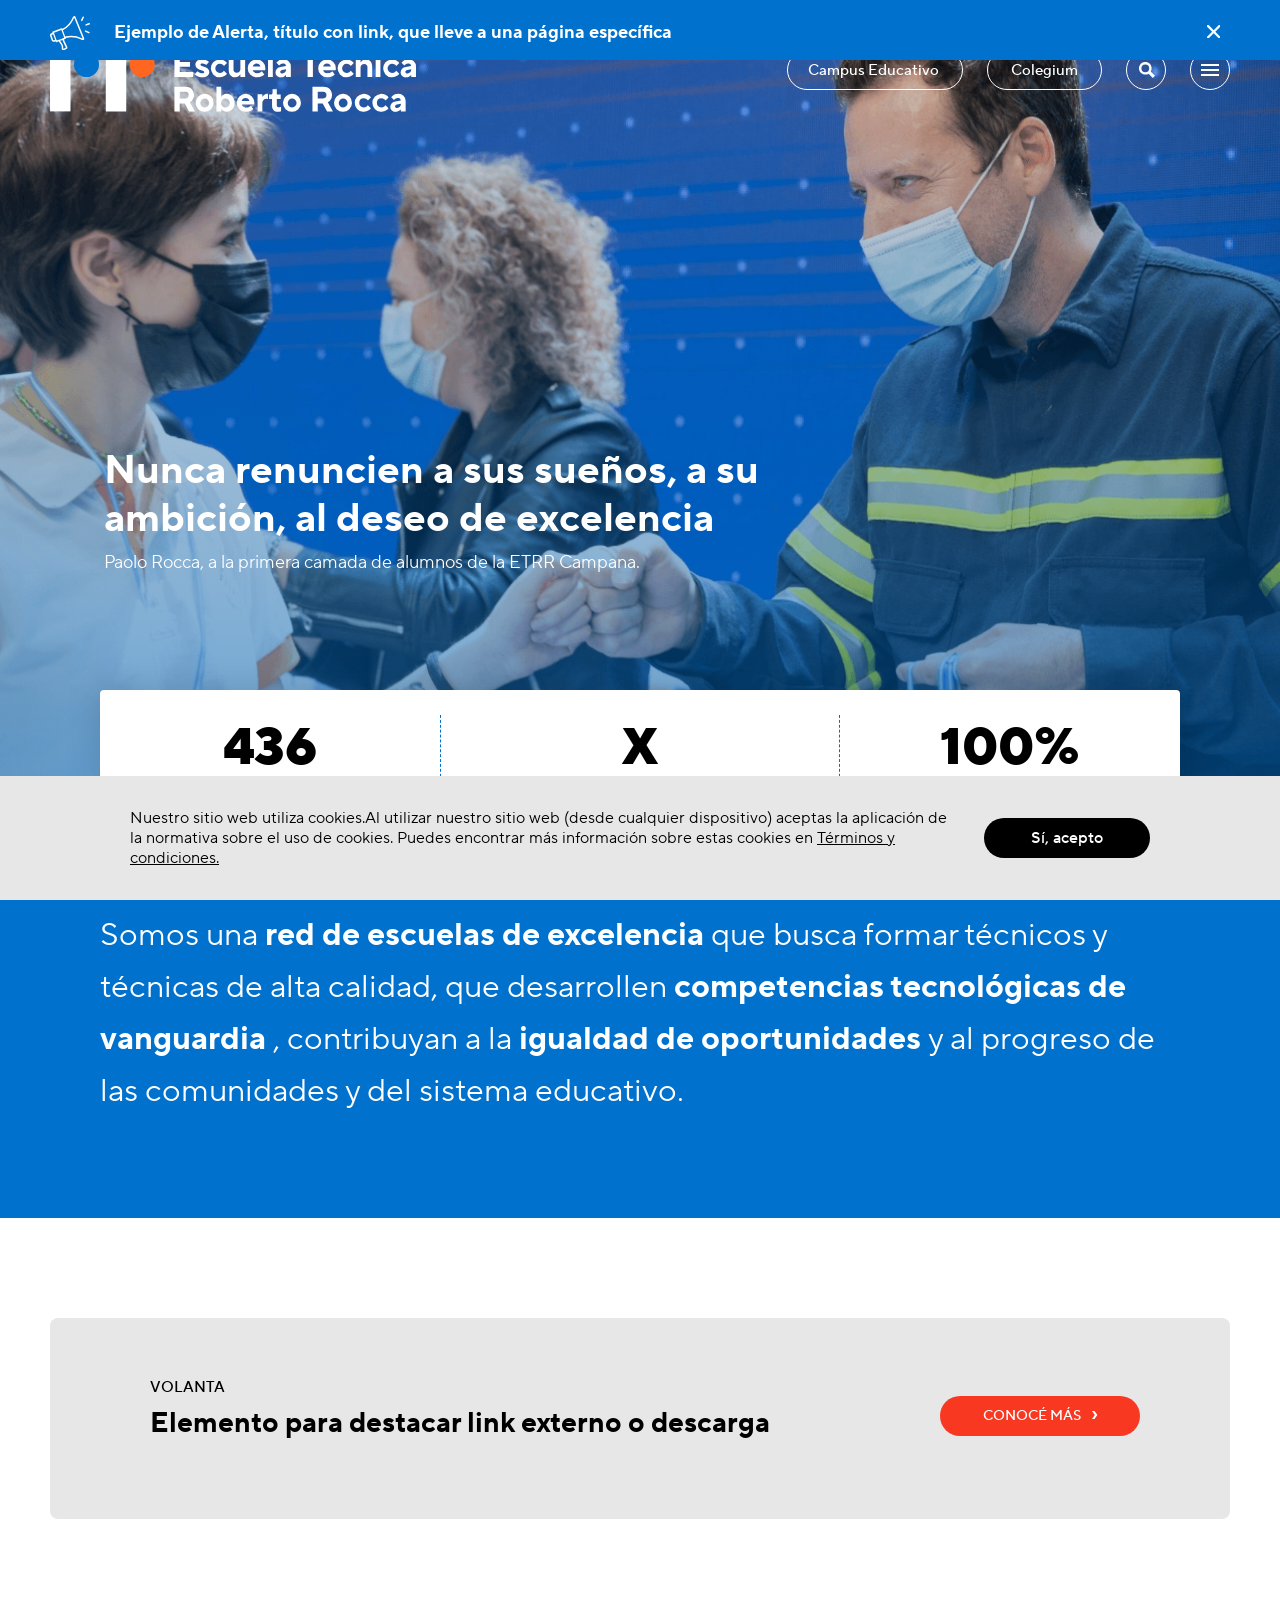
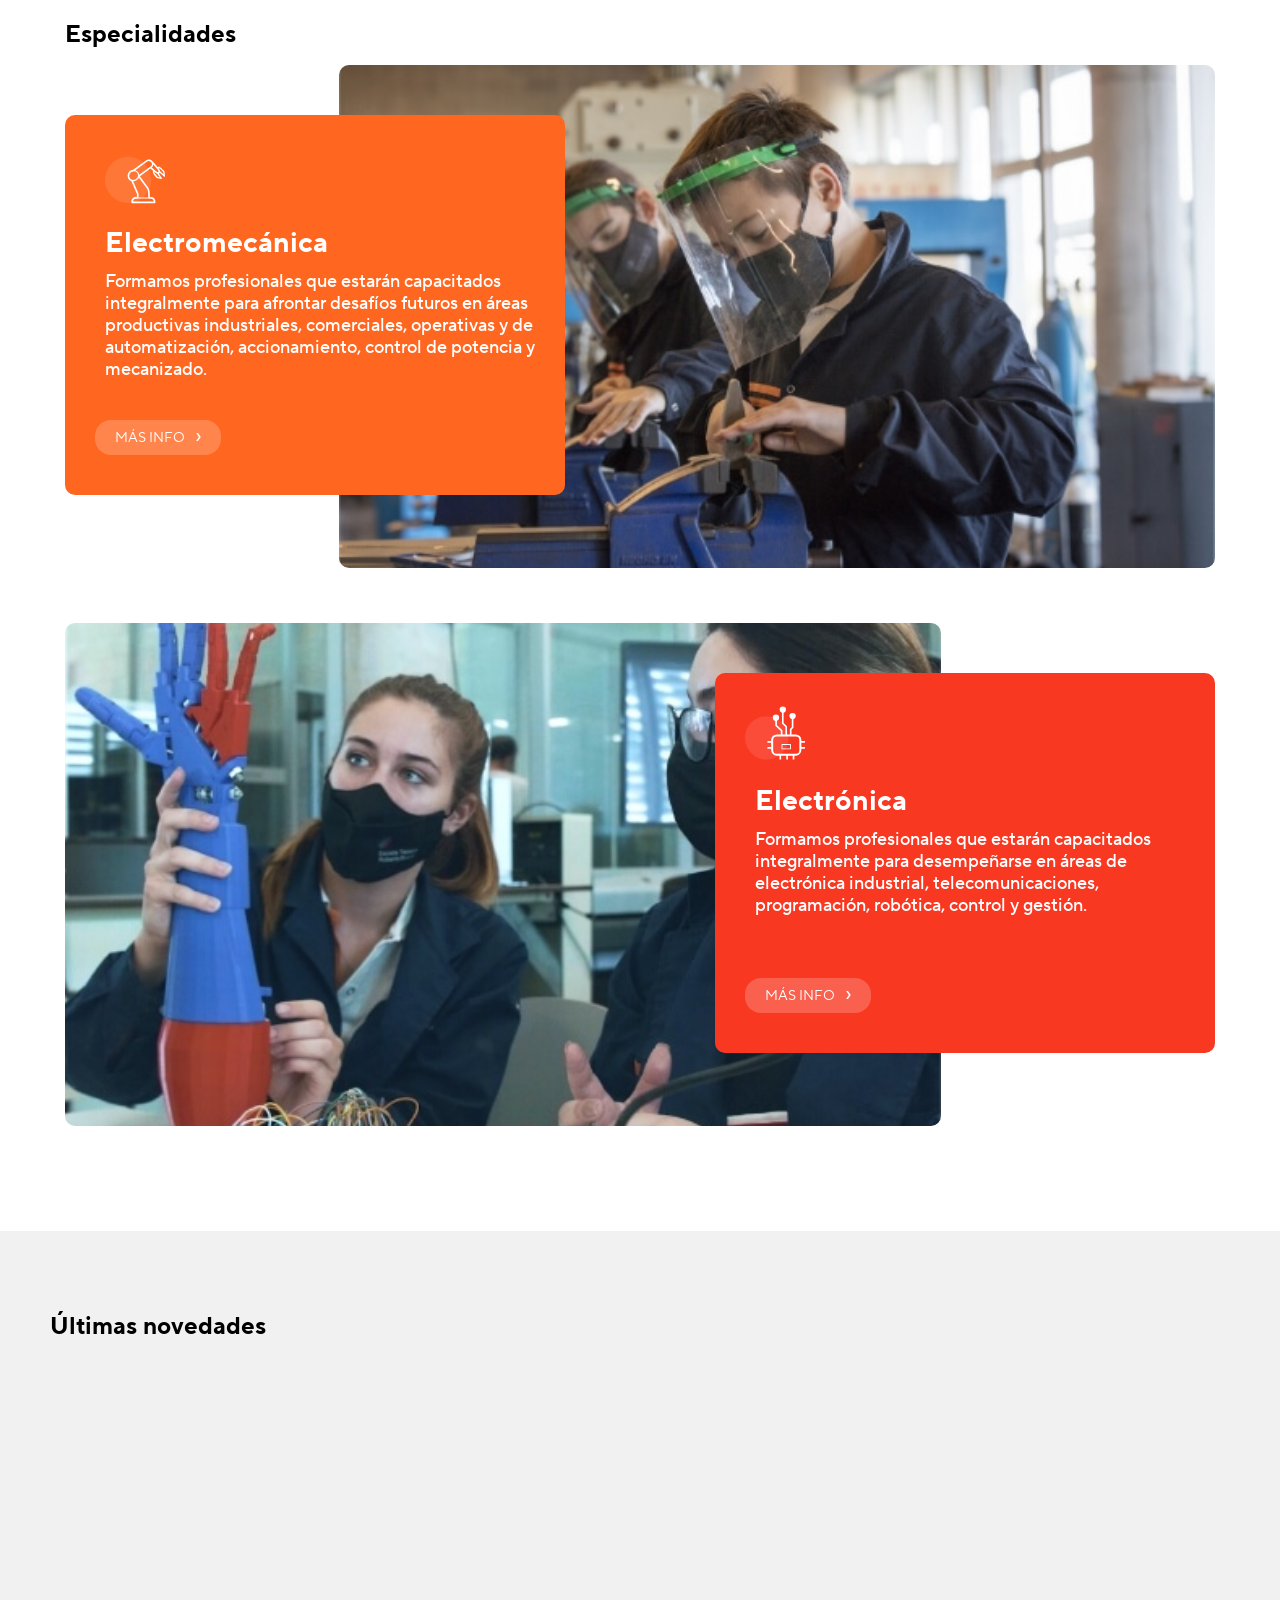
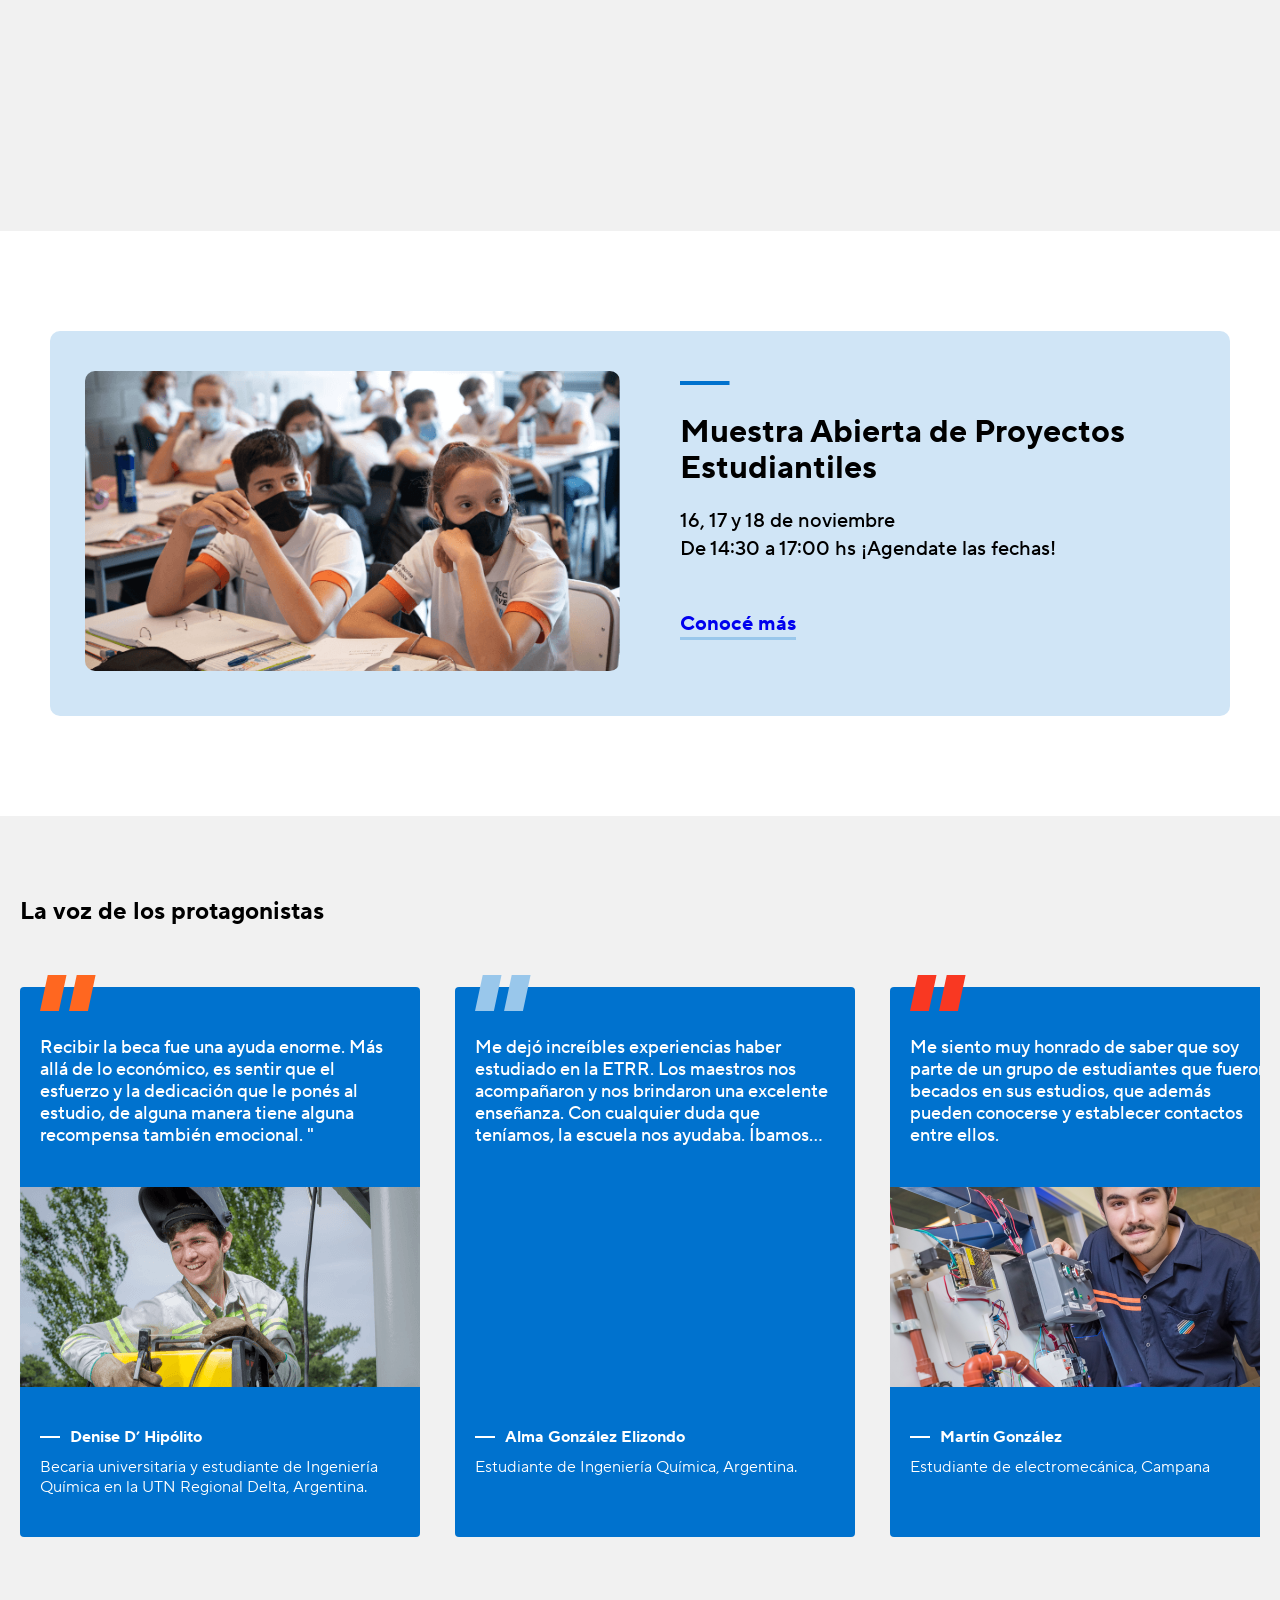
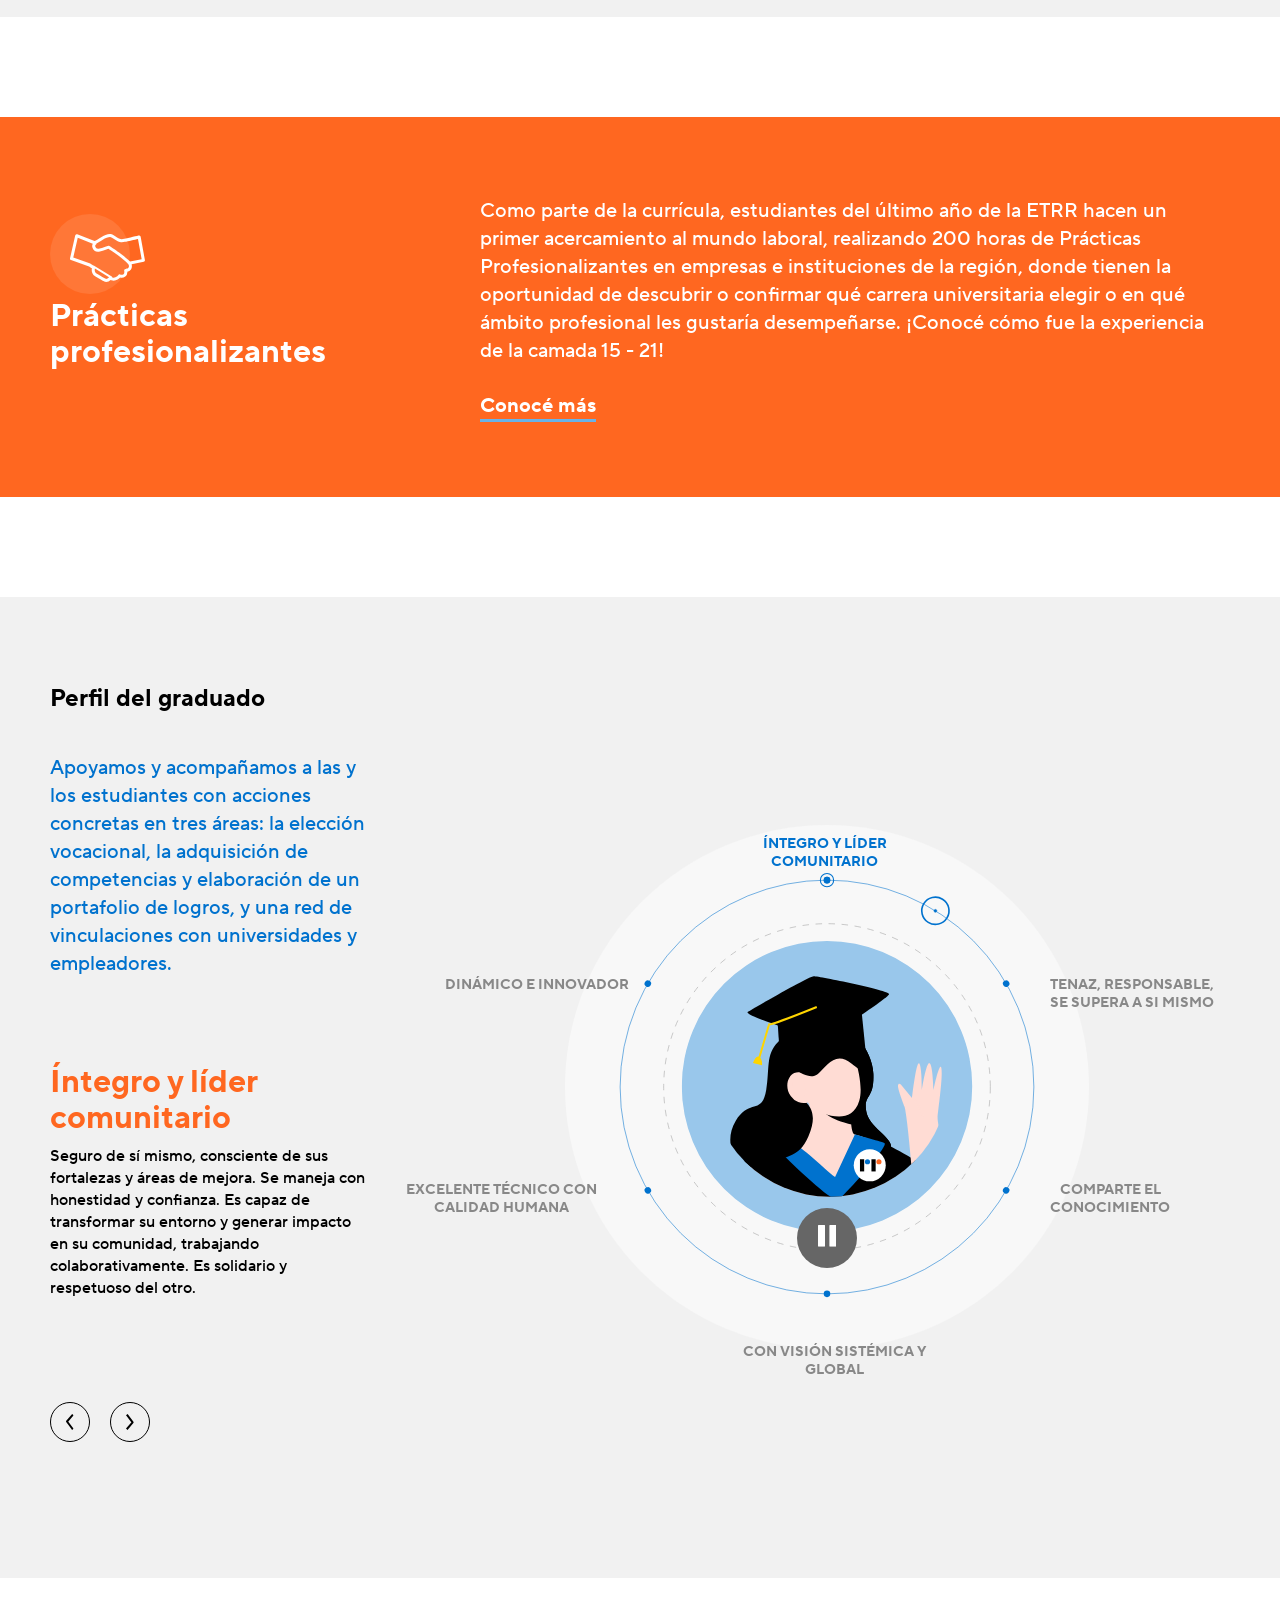
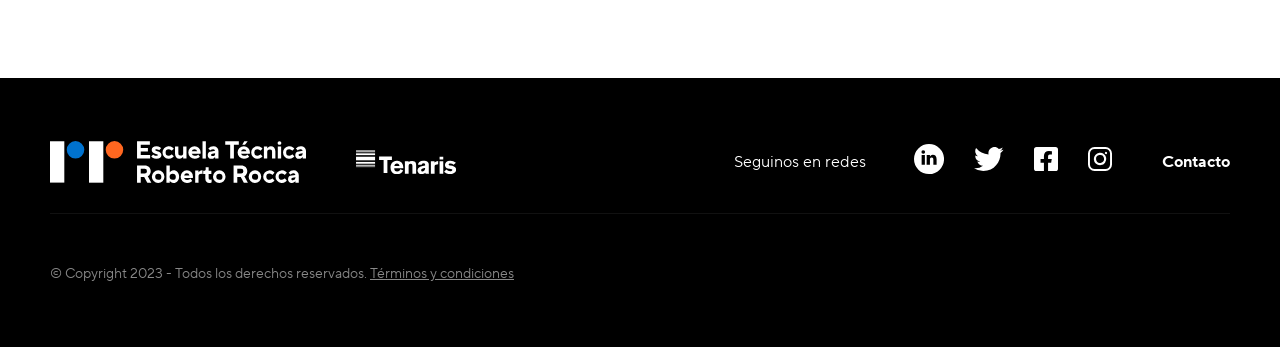
<file: index.html>
<!DOCTYPE html>
<html lang="en">
<head>
    <meta charset="UTF-8">
    <meta http-equiv="X-UA-Compatible" content="IE=edge">
    <meta name="viewport" content="width=device-width, initial-scale=1.0">
    <title>Home escuela técnica Roberto Rocca</title>
    <link rel="stylesheet" href="resources/css/swiper.css">
    <link rel="stylesheet" href="resources/css/index.css?8">
    <link rel="stylesheet" href="resources/css/modulo_animacion.css">
    <link rel="stylesheet" href="resources/css/animacion-home.css">
</head>
<body">

    <div id="alert" class="alerta">
        <div class="alerta_wrp">
            <div class="alerta_izq">
                <svg xmlns="http://www.w3.org/2000/svg" width="40" height="34.229" viewBox="0 0 40 34.229">
                    <g id="Grupo_23808" data-name="Grupo 23808" transform="translate(-50.245 -11.296)">
                      <path id="Trazado_9119" data-name="Trazado 9119" d="M-1283.59-222.165c-.2-.548-.536-1.464-1.394-1.5s-1.465.958-1.917,1.937a21.385,21.385,0,0,1-9.988,10.9l-.014-.038a.755.755,0,0,0-.966-.448l-8.714,3.2a.753.753,0,0,0-.448.966l.145.394-1.052.386a2.14,2.14,0,0,0-1.271,2.743l1.6,4.376a2.125,2.125,0,0,0,1.109,1.2,2.124,2.124,0,0,0,1.635.069l1.052-.385.144.393a.755.755,0,0,0,.39.424.759.759,0,0,0,.576.024l2.076-.762,2.432,3.661a3,3,0,0,1,.561,1.619,16.689,16.689,0,0,0,.09,2.348.76.76,0,0,0,.065.229,1.7,1.7,0,0,0,.963.885,1.715,1.715,0,0,0,.591.106,1.7,1.7,0,0,0,.716-.159l2.234-1.036a1.713,1.713,0,0,0,.832-2.27l-3.366-7.26,1.52-.557a.753.753,0,0,0,.424-.391.752.752,0,0,0,.023-.576l-.014-.039a23.8,23.8,0,0,1,15.411,1.591c.979.453,2.065.834,2.715.238.631-.582.3-1.5.085-2.071Zm-21.791,22.774a.629.629,0,0,1-.482-.021.627.627,0,0,1-.328-.355l-1.6-4.376a.633.633,0,0,1,.376-.811l1.17-.429,2.041,5.563Zm11.875,7.123a.206.206,0,0,1-.1.271l-2.234,1.036a.207.207,0,0,1-.223-.035,15.012,15.012,0,0,1-.064-1.941,4.433,4.433,0,0,0-.833-2.548l-2.283-3.439,2.266-.831Zm-3.285-9.025a.748.748,0,0,0-.344.26l-3.031,1.111a.751.751,0,0,0-.418.019l-1.927.707-.145-.393a.734.734,0,0,0-.253-.323l-2.29-6.244a.74.74,0,0,0-.016-.41l-.144-.394,7.3-2.677.053.144a.749.749,0,0,0,.259.342l2.458,6.7a.75.75,0,0,0,.023.43l.053.145Zm19.282-.206a25.692,25.692,0,0,0-16.69-1.622l-2.282-6.22a23.108,23.108,0,0,0,10.944-11.753h0a6.417,6.417,0,0,1,.434-.809c.044.11.084.218.108.283l8.249,20.2c.02.053.057.154.091.261A6.561,6.561,0,0,1-1277.508-201.5Z" transform="translate(1359.586 234.961)" fill="#fff"/>
                      <path id="Trazado_9120" data-name="Trazado 9120" d="M-1236.384-193.873l-3.288-1.508a.752.752,0,0,0-1,.37.753.753,0,0,0,.371,1l3.288,1.508a.749.749,0,0,0,.313.069.754.754,0,0,0,.685-.44A.753.753,0,0,0-1236.384-193.873Z" transform="translate(1325.858 221.09)" fill="#fff"/>
                      <path id="Trazado_9121" data-name="Trazado 9121" d="M-1235.2-209.484a.752.752,0,0,0-.968-.443l-3.145,1.168a.752.752,0,0,0-.443.968.752.752,0,0,0,.706.491.751.751,0,0,0,.262-.047l3.145-1.168A.753.753,0,0,0-1235.2-209.484Z" transform="translate(1325.401 228.231)" fill="#fff"/>
                      <path id="Trazado_9122" data-name="Trazado 9122" d="M-1247.995-218.141a.749.749,0,0,0,.313.069.752.752,0,0,0,.684-.439l1.479-3.223a.753.753,0,0,0-.371-1,.752.752,0,0,0-1,.371l-1.478,3.223A.752.752,0,0,0-1247.995-218.141Z" transform="translate(1329.643 234.537)" fill="#fff"/>
                    </g>
                  </svg>                  
                <p><a href="#">Ejemplo de Alerta, título con link, que lleve a una página específica</a></p>                  
            </div>
            <div id="alert_close" class="alerta_der">
                <svg  xmlns="http://www.w3.org/2000/svg" width="13.426" height="13.423" viewBox="0 0 13.426 13.423">
                    <path id="Icon_ionic-ios-close" data-name="Icon ionic-ios-close" d="M19.589,18l4.8-4.8A1.124,1.124,0,0,0,22.8,11.616l-4.8,4.8-4.8-4.8A1.124,1.124,0,1,0,11.616,13.2l4.8,4.8-4.8,4.8A1.124,1.124,0,0,0,13.2,24.384l4.8-4.8,4.8,4.8A1.124,1.124,0,1,0,24.384,22.8Z" transform="translate(-11.285 -11.289)" fill="#fff"/>
                  </svg>                  
            </div>
        </div>
    </div>

    <header id="header_sticky" class="header_sticky">
        <div class="header_sticky_top">
            <div class="header_sticky_top_wrp">
                <div class=" header_sticky_izq">
                    <a class="header_sticky_izq_logo" title="Roberto Rocca"  href="index.html">
                        <svg xmlns="http://www.w3.org/2000/svg" width="195.627" height="32" viewBox="0 0 195.627 32">
                            <g id="Logo_Escuela_Tecnica_Roberto_Rocca" data-name="Logo Escuela Tecnica Roberto Rocca" transform="translate(0 0)">
                              <rect id="Rectángulo_23" data-name="Rectángulo 23" width="10.937" height="31.65" transform="translate(29.805 0.157)"/>
                              <path id="Trazado_85" data-name="Trazado 85" d="M170.953,6.7a6.7,6.7,0,1,1-6.7-6.7,6.7,6.7,0,0,1,6.7,6.7" transform="translate(-114.983 0)" fill="#ff6720"/>
                              <rect id="Rectángulo_25" data-name="Rectángulo 25" width="10.937" height="31.587" transform="translate(0 0.157)"/>
                              <path id="Trazado_86" data-name="Trazado 86" d="M60.763,6.7a6.7,6.7,0,1,1-6.7-6.7,6.7,6.7,0,0,1,6.7,6.7" transform="translate(-34.566 0)" fill="#0072ce"/>
                              <path id="Trazado_87" data-name="Trazado 87" d="M246.157.609V13.816h10V11.175h-7.17V8.344h5.472V5.8h-5.472V3.25h6.981V.609Z" transform="translate(-179.644 -0.444)"/>
                              <path id="Trazado_88" data-name="Trazado 88" d="M287.716,20.9a3,3,0,0,0,.66.528,3.254,3.254,0,0,0,1.792.51c.849,0,1.132-.283,1.132-.66,0-1.038-4.717-.849-4.717-3.868,0-1.509,1.321-2.83,3.679-2.83a5.166,5.166,0,0,1,2.679.717,4.408,4.408,0,0,1,.906.7l-1.509,1.6a3.114,3.114,0,0,0-.547-.377,3.033,3.033,0,0,0-1.529-.377c-.66,0-.943.283-.943.566,0,1.038,4.717.849,4.717,3.868,0,1.585-1.321,2.924-3.868,2.924a5.4,5.4,0,0,1-2.943-.849,4.519,4.519,0,0,1-1.019-.849Z" transform="translate(-208.873 -10.637)"/>
                              <path id="Trazado_89" data-name="Trazado 89" d="M326.361,22.31a4.056,4.056,0,0,1-.943.943,4.812,4.812,0,1,1,0-7.736,4.056,4.056,0,0,1,.943.943l-1.6,1.6a3.433,3.433,0,0,0-.6-.566,2.856,2.856,0,0,0-1.66-.566,2.455,2.455,0,0,0,0,4.906,2.856,2.856,0,0,0,1.66-.566,3.432,3.432,0,0,0,.6-.566Z" transform="translate(-231.775 -10.636)"/>
                              <path id="Trazado_90" data-name="Trazado 90" d="M353.559,15.273h2.547v5.189a1.6,1.6,0,0,0,1.7,1.792,1.959,1.959,0,0,0,1.981-2.075V15.273h2.547v9.245h-2.547V23.2h-.094a4.42,4.42,0,0,1-.7.755,3.188,3.188,0,0,1-2.038.755c-1.887,0-3.4-1.509-3.4-3.868Z" transform="translate(-258.026 -11.146)"/>
                              <path id="Trazado_91" data-name="Trazado 91" d="M397.891,18.442a2.145,2.145,0,0,0-4.151,0Zm2.075,4.245a4.761,4.761,0,0,1-1.019.755A5.98,5.98,0,0,1,396,24.2a4.812,4.812,0,1,1-.094-9.623,4.63,4.63,0,0,1,4.623,4.623,7.391,7.391,0,0,1-.056.811l-.038.321h-6.7a2.375,2.375,0,0,0,2.453,1.6,3.249,3.249,0,0,0,1.83-.509,2.434,2.434,0,0,0,.623-.529Z" transform="translate(-285.423 -10.636)"/>
                              <rect id="Rectángulo_28" data-name="Rectángulo 28" width="2.547" height="13.208" transform="translate(116.546 0.165)"/>
                              <path id="Trazado_92" data-name="Trazado 92" d="M451.69,19.857l-2.075.377c-.66.132-1.038.472-1.038.944,0,.585.377.943,1.132.943a1.959,1.959,0,0,0,1.981-2.075Zm0,3.019H451.6a3.855,3.855,0,0,1-.7.66,3.276,3.276,0,0,1-2.038.66,2.63,2.63,0,0,1-2.83-2.642,2.99,2.99,0,0,1,2.736-2.962l2.925-.528a1.478,1.478,0,0,0-1.6-1.226,2.43,2.43,0,0,0-1.528.528,2.813,2.813,0,0,0-.547.51l-1.51-1.509a4.979,4.979,0,0,1,3.774-1.793,3.711,3.711,0,0,1,3.962,3.679v5.755H451.69Z" transform="translate(-325.512 -10.636)"/>
                              <path id="Trazado_93" data-name="Trazado 93" d="M495.61.609V3.25h3.773V13.816h2.83V3.25h3.774V.609Z" transform="translate(-361.694 -0.444)"/>
                              <path id="Trazado_94" data-name="Trazado 94" d="M535.6.259h2.642l-2.076,2.83h-2.076Zm1.7,7.736a2.145,2.145,0,0,0-4.151,0Zm2.075,4.245a4.759,4.759,0,0,1-1.019.755,5.98,5.98,0,0,1-2.943.755,4.812,4.812,0,1,1-.094-9.622,4.63,4.63,0,0,1,4.623,4.623,7.39,7.39,0,0,1-.056.811l-.038.321h-6.7a2.375,2.375,0,0,0,2.453,1.6,3.25,3.25,0,0,0,1.83-.509,2.431,2.431,0,0,0,.623-.529Z" transform="translate(-387.16 -0.189)"/>
                              <path id="Trazado_95" data-name="Trazado 95" d="M577.217,22.31a4.064,4.064,0,0,1-.943.943,4.812,4.812,0,1,1,0-7.736,4.064,4.064,0,0,1,.943.943l-1.6,1.6a3.432,3.432,0,0,0-.6-.566,2.856,2.856,0,0,0-1.66-.566,2.455,2.455,0,0,0,0,4.906,2.856,2.856,0,0,0,1.66-.566,3.431,3.431,0,0,0,.6-.566Z" transform="translate(-414.849 -10.636)"/>
                              <path id="Trazado_96" data-name="Trazado 96" d="M604.932,14.764h2.547v1.321h.095a4.429,4.429,0,0,1,.7-.755,3.145,3.145,0,0,1,2.038-.755c1.887,0,3.4,1.509,3.4,3.868v5.566h-2.547V18.82a1.6,1.6,0,0,0-1.7-1.793,1.959,1.959,0,0,0-1.981,2.076v4.906h-2.547Z" transform="translate(-441.478 -10.637)"/>
                              <path id="Trazado_97" data-name="Trazado 97" d="M643.751,4.316H646.3v9.245h-2.547ZM645.034.259a1.446,1.446,0,0,1,1.453,1.415,1.463,1.463,0,0,1-1.472,1.415,1.446,1.446,0,0,1-1.453-1.415A1.463,1.463,0,0,1,645.034.259" transform="translate(-469.67 -0.189)"/>
                              <path id="Trazado_98" data-name="Trazado 98" d="M667.251,22.31a4.064,4.064,0,0,1-.943.943,4.812,4.812,0,1,1,0-7.736,4.064,4.064,0,0,1,.943.943l-1.6,1.6a3.428,3.428,0,0,0-.6-.566,2.856,2.856,0,0,0-1.66-.566,2.455,2.455,0,0,0,0,4.906,2.856,2.856,0,0,0,1.66-.566,3.427,3.427,0,0,0,.6-.566Z" transform="translate(-480.555 -10.636)"/>
                              <path id="Trazado_99" data-name="Trazado 99" d="M699.285,19.857l-2.075.377c-.66.132-1.038.472-1.038.944,0,.585.378.943,1.132.943a1.959,1.959,0,0,0,1.981-2.075Zm0,3.019h-.094a3.849,3.849,0,0,1-.7.66,3.275,3.275,0,0,1-2.038.66,2.63,2.63,0,0,1-2.83-2.642,2.99,2.99,0,0,1,2.736-2.962l2.925-.528a1.478,1.478,0,0,0-1.6-1.226,2.431,2.431,0,0,0-1.528.528,2.818,2.818,0,0,0-.547.51l-1.51-1.509a4.979,4.979,0,0,1,3.774-1.793,3.711,3.711,0,0,1,3.962,3.679v5.755h-2.547Z" transform="translate(-506.206 -10.636)"/>
                              <path id="Trazado_100" data-name="Trazado 100" d="M251.912,75.077a1.792,1.792,0,1,0,0-3.585h-2.924v3.585Zm-5.754-6.226h5.849a4.261,4.261,0,0,1,4.622,4.434,4.2,4.2,0,0,1-1.132,3.075,3.414,3.414,0,0,1-1.132.793l2.736,4.906h-3.113l-2.358-4.34h-2.642v4.34h-2.83Z" transform="translate(-179.645 -50.247)"/>
                              <path id="Trazado_101" data-name="Trazado 101" d="M295.32,87.628a2.36,2.36,0,1,0-2.359,2.453,2.359,2.359,0,0,0,2.359-2.453m-2.359-4.811a4.812,4.812,0,1,1-4.906,4.811,4.852,4.852,0,0,1,4.906-4.811" transform="translate(-210.223 -60.439)"/>
                              <path id="Trazado_102" data-name="Trazado 102" d="M336.427,77.436a2.36,2.36,0,1,0-2.359,2.453,2.359,2.359,0,0,0,2.359-2.453m-7.17-8.585H331.8v5.283h.095a3.38,3.38,0,0,1,.717-.755,3.574,3.574,0,0,1,2.207-.755c2.189,0,4.151,2,4.151,4.811,0,2.83-1.962,4.811-4.151,4.811a3.574,3.574,0,0,1-2.207-.755,3.379,3.379,0,0,1-.717-.755H331.8v1.321h-2.547Z" transform="translate(-240.29 -50.247)"/>
                              <path id="Trazado_103" data-name="Trazado 103" d="M376.2,86.685a2.145,2.145,0,0,0-4.151,0Zm2.075,4.245a4.753,4.753,0,0,1-1.019.755,5.98,5.98,0,0,1-2.943.755,4.812,4.812,0,1,1-.094-9.622,4.63,4.63,0,0,1,4.623,4.623,7.375,7.375,0,0,1-.056.811l-.038.321h-6.7a2.375,2.375,0,0,0,2.453,1.6,3.249,3.249,0,0,0,1.83-.509,2.436,2.436,0,0,0,.623-.528Z" transform="translate(-269.595 -60.439)"/>
                              <path id="Trazado_104" data-name="Trazado 104" d="M410.612,83.007h2.547v1.321h.095a4.419,4.419,0,0,1,.7-.755,3.145,3.145,0,0,1,2.038-.755h.189v2.736l-.208-.038a4.438,4.438,0,0,0-.641-.057,2.216,2.216,0,0,0-2.17,2.453v4.339h-2.547Z" transform="translate(-299.663 -60.44)"/>
                              <path id="Trazado_105" data-name="Trazado 105" d="M434.911,78.928h-1.6V76.569h.849c.7,0,1.038-.377,1.038-1.132v-1.7h2.264v2.83h2.076v2.358h-2.076v3.113a1.168,1.168,0,0,0,1.226,1.321,2.8,2.8,0,0,0,.736-.094,1.426,1.426,0,0,0,.3-.094v2.358c-.151.057-.321.094-.491.151a5.232,5.232,0,0,1-1.208.132c-1.887,0-3.113-1.208-3.113-3.4Z" transform="translate(-316.225 -53.814)"/>
                              <path id="Trazado_106" data-name="Trazado 106" d="M468.156,87.628a2.36,2.36,0,1,0-2.359,2.453,2.359,2.359,0,0,0,2.359-2.453M465.8,82.817a4.812,4.812,0,1,1-4.906,4.811,4.852,4.852,0,0,1,4.906-4.811" transform="translate(-336.358 -60.439)"/>
                              <path id="Trazado_107" data-name="Trazado 107" d="M524.956,75.077a1.792,1.792,0,0,0,0-3.585h-2.925v3.585ZM519.2,68.851h5.849a4.261,4.261,0,0,1,4.622,4.434,4.2,4.2,0,0,1-1.132,3.075,3.413,3.413,0,0,1-1.132.793l2.736,4.906h-3.113l-2.358-4.34h-2.641v4.34H519.2Z" transform="translate(-378.912 -50.247)"/>
                              <path id="Trazado_108" data-name="Trazado 108" d="M569.062,87.628a2.36,2.36,0,1,0-2.359,2.453,2.359,2.359,0,0,0,2.359-2.453M566.7,82.817a4.812,4.812,0,1,1-4.906,4.811,4.852,4.852,0,0,1,4.906-4.811" transform="translate(-409.998 -60.439)"/>
                              <path id="Trazado_109" data-name="Trazado 109" d="M611.073,90.553a4.066,4.066,0,0,1-.943.943,4.812,4.812,0,1,1,0-7.736,4.061,4.061,0,0,1,.943.943l-1.6,1.6a3.45,3.45,0,0,0-.6-.566,2.858,2.858,0,0,0-1.66-.566,2.455,2.455,0,0,0,0,4.906,2.856,2.856,0,0,0,1.66-.566,3.428,3.428,0,0,0,.6-.566Z" transform="translate(-439.556 -60.439)"/>
                              <path id="Trazado_110" data-name="Trazado 110" d="M645.99,90.553a4.061,4.061,0,0,1-.943.943,4.812,4.812,0,1,1,0-7.736,4.057,4.057,0,0,1,.943.943l-1.6,1.6a3.46,3.46,0,0,0-.6-.566,2.859,2.859,0,0,0-1.66-.566,2.455,2.455,0,0,0,0,4.906,2.857,2.857,0,0,0,1.66-.566,3.438,3.438,0,0,0,.6-.566Z" transform="translate(-465.038 -60.439)"/>
                              <path id="Trazado_111" data-name="Trazado 111" d="M678.84,88.1l-2.076.377c-.66.132-1.038.472-1.038.944,0,.585.378.943,1.132.943a1.959,1.959,0,0,0,1.981-2.075Zm0,3.019h-.094a3.856,3.856,0,0,1-.7.66,3.275,3.275,0,0,1-2.038.66,2.63,2.63,0,0,1-2.83-2.641,2.989,2.989,0,0,1,2.736-2.962l2.925-.529a1.478,1.478,0,0,0-1.6-1.226,2.429,2.429,0,0,0-1.528.529,2.809,2.809,0,0,0-.547.509l-1.51-1.509a4.979,4.979,0,0,1,3.774-1.793,3.71,3.71,0,0,1,3.962,3.679v5.755H678.84Z" transform="translate(-491.285 -60.439)"/>
                            </g>
                          </svg>
                    </a>
                </div>
                <div class="header_sticky_der">
                    <a class="header_sticky_der_campus" title="Acceder al campus"  href="#"><span>Acceso a</span>Campus<span>Educativo</span></a>
                    <a class="header_sticky_der_campus" title="Colegium"  href="#"> <span>Colegium</span> </a>
                    <div class="header_sticky_der_buscador">
                        <button><svg class="header_sticky_der_buscador_svg" xmlns="http://www.w3.org/2000/svg" width="16" height="16" viewBox="0 0 16 16">
                            <path id="Icon_map-search" data-name="Icon map-search" d="M13.148,11.019a6.328,6.328,0,1,0-2.13,2.128l4.293,4.293,2.129-2.13Zm-5.395.64a3.9,3.9,0,1,1,3.905-3.9,3.91,3.91,0,0,1-3.905,3.9Z" transform="translate(-1.44 -1.44)" fill="#070707"/>
                          </svg></button>
                          <input class="header_der_buscador_input" type="text" placeholder="Buscar">                           
                    </div>
                    <button title="Abrir menú" aria-label="Abrir menú" id="hamburguesa" class="header_sticky_der_hamburguesa">
                        <div class="header_sticky_der_hamburguesa_linea"></div>
                        <div class="header_sticky_der_hamburguesa_linea"></div>
                        <div class="header_sticky_der_hamburguesa_linea"></div>
                    </button>
            
                </div>
            </div>
        </div>
    </header>

    <header class="header">
        <div class="header_wrp">
            <div class=" header_izq">
                <a class="header_izq_logo" title="Roberto Rocca" href="#">
                    <svg xmlns="http://www.w3.org/2000/svg" width="256.545" height="41.965" viewBox="0 0 256.545 41.965">
                        <g id="Grupo_23439" data-name="Grupo 23439" transform="translate(0 0)">
                        <rect id="Rectángulo_23" data-name="Rectángulo 23" width="14.343" height="41.506" transform="translate(39.087 0.205)" fill="#fff"></rect>
                        <path id="Trazado_85" data-name="Trazado 85" d="M175.126,8.786A8.786,8.786,0,1,1,166.34,0a8.786,8.786,0,0,1,8.786,8.786" transform="translate(-101.726 0)" fill="#ff6720"></path>
                        <rect id="Rectángulo_25" data-name="Rectángulo 25" width="14.342" height="41.423" transform="translate(0 0.205)" fill="#fff"></rect>
                        <path id="Trazado_86" data-name="Trazado 86" d="M64.936,8.786A8.786,8.786,0,1,1,56.15,0a8.786,8.786,0,0,1,8.786,8.786" transform="translate(-30.581 0)" fill="#0072ce"></path>
                        <path id="Trazado_87" data-name="Trazado 87" d="M246.157.609v17.32h13.114V14.465h-9.4V10.753h7.175V7.413h-7.175V4.073h9.155V.609Z" transform="translate(-158.932 -0.393)" fill="#fff"></path>
                        <path id="Trazado_88" data-name="Trazado 88" d="M288.186,22.864a3.941,3.941,0,0,0,.866.693,4.268,4.268,0,0,0,2.35.668c1.114,0,1.485-.371,1.485-.866,0-1.361-6.186-1.114-6.186-5.072,0-1.979,1.732-3.711,4.825-3.711a6.774,6.774,0,0,1,3.514.94,5.781,5.781,0,0,1,1.188.916l-1.979,2.1a4.085,4.085,0,0,0-.717-.5,3.977,3.977,0,0,0-2-.495c-.866,0-1.237.371-1.237.742,0,1.361,6.186,1.113,6.186,5.072,0,2.078-1.732,3.835-5.072,3.835a7.08,7.08,0,0,1-3.86-1.113,5.926,5.926,0,0,1-1.336-1.113Z" transform="translate(-184.791 -9.41)" fill="#fff"></path>
                        <path id="Trazado_89" data-name="Trazado 89" d="M329.094,24.719a5.32,5.32,0,0,1-1.237,1.237,6.31,6.31,0,1,1,0-10.145,5.32,5.32,0,0,1,1.237,1.237l-2.1,2.1a4.5,4.5,0,0,0-.792-.742,3.745,3.745,0,0,0-2.177-.742,3.093,3.093,0,0,0-3.093,3.217,3.093,3.093,0,0,0,3.093,3.216,3.745,3.745,0,0,0,2.177-.742,4.5,4.5,0,0,0,.792-.742Z" transform="translate(-205.052 -9.41)" fill="#fff"></path>
                        <path id="Trazado_90" data-name="Trazado 90" d="M353.559,15.273h3.34v6.8a2.1,2.1,0,0,0,2.227,2.35,2.569,2.569,0,0,0,2.6-2.722V15.273h3.34V27.4h-3.34V25.665H361.6a5.8,5.8,0,0,1-.916.99,4.18,4.18,0,0,1-2.672.99c-2.474,0-4.454-1.979-4.454-5.072Z" transform="translate(-228.277 -9.861)" fill="#fff"></path>
                        <path id="Trazado_91" data-name="Trazado 91" d="M400.007,19.646a2.813,2.813,0,0,0-5.443,0Zm2.722,5.567a6.244,6.244,0,0,1-1.336.99,7.842,7.842,0,0,1-3.86.99,6.31,6.31,0,1,1-.124-12.619,6.072,6.072,0,0,1,6.062,6.062A9.689,9.689,0,0,1,403.4,21.7l-.05.421h-8.784a3.115,3.115,0,0,0,3.217,2.1,4.261,4.261,0,0,0,2.4-.668,3.192,3.192,0,0,0,.817-.693Z" transform="translate(-252.515 -9.41)" fill="#fff"></path>
                        <rect id="Rectángulo_28" data-name="Rectángulo 28" width="3.34" height="17.32" transform="translate(152.839 0.216)" fill="#fff"></rect>
                        <path id="Trazado_92" data-name="Trazado 92" d="M453.453,21.5,450.731,22c-.866.173-1.361.619-1.361,1.237,0,.767.495,1.237,1.485,1.237a2.569,2.569,0,0,0,2.6-2.722Zm0,3.959h-.124a5.055,5.055,0,0,1-.916.866,4.3,4.3,0,0,1-2.672.866,3.449,3.449,0,0,1-3.711-3.464,3.921,3.921,0,0,1,3.587-3.885l3.835-.693a1.938,1.938,0,0,0-2.1-1.608,3.187,3.187,0,0,0-2,.693,3.689,3.689,0,0,0-.718.668l-1.98-1.979a6.529,6.529,0,0,1,4.949-2.351,4.866,4.866,0,0,1,5.2,4.825v7.547h-3.34Z" transform="translate(-287.983 -9.41)" fill="#fff"></path>
                        <path id="Trazado_93" data-name="Trazado 93" d="M495.61.609V4.073h4.948V17.929h3.712V4.073h4.949V.609Z" transform="translate(-319.993 -0.393)" fill="#fff"></path>
                        <path id="Trazado_94" data-name="Trazado 94" d="M537.185.259h3.464L537.927,3.97h-2.722ZM539.412,10.4a2.813,2.813,0,0,0-5.443,0Zm2.722,5.567a6.24,6.24,0,0,1-1.336.99,7.842,7.842,0,0,1-3.86.99,6.31,6.31,0,1,1-.124-12.619,6.072,6.072,0,0,1,6.062,6.062,9.677,9.677,0,0,1-.074,1.064l-.05.421h-8.784a3.115,3.115,0,0,0,3.217,2.1,4.262,4.262,0,0,0,2.4-.668,3.188,3.188,0,0,0,.817-.693Z" transform="translate(-342.523 -0.167)" fill="#fff"></path>
                        <path id="Trazado_95" data-name="Trazado 95" d="M579.949,24.719a5.327,5.327,0,0,1-1.237,1.237,6.31,6.31,0,1,1,0-10.145,5.327,5.327,0,0,1,1.237,1.237l-2.1,2.1a4.5,4.5,0,0,0-.792-.742,3.745,3.745,0,0,0-2.177-.742,3.093,3.093,0,0,0-3.093,3.217,3.093,3.093,0,0,0,3.093,3.216,3.745,3.745,0,0,0,2.177-.742,4.5,4.5,0,0,0,.792-.742Z" transform="translate(-367.02 -9.41)" fill="#fff"></path>
                        <path id="Trazado_96" data-name="Trazado 96" d="M604.932,14.822h3.34v1.732h.124a5.81,5.81,0,0,1,.915-.99,4.125,4.125,0,0,1,2.672-.99c2.474,0,4.454,1.979,4.454,5.072v7.3H613.1v-6.8a2.1,2.1,0,0,0-2.227-2.351,2.569,2.569,0,0,0-2.6,2.722v6.433h-3.34Z" transform="translate(-390.578 -9.41)" fill="#fff"></path>
                        <path id="Trazado_97" data-name="Trazado 97" d="M643.81,5.579h3.34V17.7h-3.34Zm1.683-5.32A1.9,1.9,0,0,1,647.4,2.115a1.919,1.919,0,0,1-1.93,1.856,1.9,1.9,0,0,1-1.9-1.856,1.918,1.918,0,0,1,1.93-1.856" transform="translate(-415.52 -0.167)" fill="#fff"></path>
                        <path id="Trazado_98" data-name="Trazado 98" d="M669.983,24.719a5.326,5.326,0,0,1-1.237,1.237,6.31,6.31,0,1,1,0-10.145,5.326,5.326,0,0,1,1.237,1.237l-2.1,2.1a4.5,4.5,0,0,0-.792-.742,3.746,3.746,0,0,0-2.177-.742,3.093,3.093,0,0,0-3.093,3.217,3.093,3.093,0,0,0,3.093,3.216,3.746,3.746,0,0,0,2.177-.742,4.5,4.5,0,0,0,.792-.742Z" transform="translate(-425.15 -9.41)" fill="#fff"></path>
                        <path id="Trazado_99" data-name="Trazado 99" d="M701.048,21.5,698.326,22c-.866.173-1.361.619-1.361,1.237,0,.767.495,1.237,1.485,1.237a2.569,2.569,0,0,0,2.6-2.722Zm0,3.959h-.124a5.045,5.045,0,0,1-.916.866,4.294,4.294,0,0,1-2.672.866,3.449,3.449,0,0,1-3.711-3.464,3.921,3.921,0,0,1,3.587-3.885l3.835-.693a1.939,1.939,0,0,0-2.1-1.608,3.188,3.188,0,0,0-2,.693,3.7,3.7,0,0,0-.718.668l-1.98-1.979a6.53,6.53,0,0,1,4.949-2.351,4.866,4.866,0,0,1,5.2,4.825v7.547h-3.34Z" transform="translate(-447.844 -9.41)" fill="#fff"></path>
                        <path id="Trazado_100" data-name="Trazado 100" d="M253.7,77.016a2.351,2.351,0,1,0,0-4.7h-3.835v4.7Zm-7.546-8.165h7.67c3.711,0,6.062,2.351,6.062,5.815a5.506,5.506,0,0,1-1.484,4.033,4.477,4.477,0,0,1-1.485,1.039l3.588,6.433h-4.083l-3.093-5.691h-3.464v5.691h-3.711Z" transform="translate(-158.933 -44.454)" fill="#fff"></path>
                        <path id="Trazado_101" data-name="Trazado 101" d="M297.582,89.126a3.1,3.1,0,1,0-3.093,3.217,3.093,3.093,0,0,0,3.093-3.217m-3.093-6.309a6.311,6.311,0,1,1-6.433,6.309,6.363,6.363,0,0,1,6.433-6.309" transform="translate(-185.986 -53.471)" fill="#fff"></path>
                        <path id="Trazado_102" data-name="Trazado 102" d="M338.659,80.109a3.1,3.1,0,1,0-3.093,3.217,3.093,3.093,0,0,0,3.093-3.217m-9.4-11.258h3.34v6.928h.124a4.433,4.433,0,0,1,.94-.99,4.687,4.687,0,0,1,2.895-.99c2.87,0,5.443,2.623,5.443,6.309,0,3.712-2.573,6.309-5.443,6.309a4.687,4.687,0,0,1-2.895-.99,4.433,4.433,0,0,1-.94-.99H332.6v1.732h-3.34Z" transform="translate(-212.586 -44.454)" fill="#fff"></path>
                        <path id="Trazado_103" data-name="Trazado 103" d="M378.319,87.889a2.813,2.813,0,0,0-5.443,0Zm2.722,5.567a6.233,6.233,0,0,1-1.336.99,7.843,7.843,0,0,1-3.86.99,6.31,6.31,0,1,1-.124-12.619,6.072,6.072,0,0,1,6.062,6.062,9.664,9.664,0,0,1-.074,1.064l-.05.421h-8.784a3.115,3.115,0,0,0,3.217,2.1,4.261,4.261,0,0,0,2.4-.668,3.2,3.2,0,0,0,.817-.693Z" transform="translate(-238.513 -53.471)" fill="#fff"></path>
                        <path id="Trazado_104" data-name="Trazado 104" d="M410.612,83.065h3.34V84.8h.124a5.793,5.793,0,0,1,.915-.99,4.124,4.124,0,0,1,2.672-.99h.247v3.587l-.272-.049a5.82,5.82,0,0,0-.841-.074,2.907,2.907,0,0,0-2.846,3.217v5.691h-3.34Z" transform="translate(-265.113 -53.472)" fill="#fff"></path>
                        <path id="Trazado_105" data-name="Trazado 105" d="M435.41,80.543h-2.1V77.451h1.114c.915,0,1.361-.5,1.361-1.485V73.739h2.969v3.712h2.722v3.093H438.75v4.083a1.532,1.532,0,0,0,1.608,1.732,3.669,3.669,0,0,0,.965-.124,1.87,1.87,0,0,0,.4-.124V89.2c-.2.074-.421.124-.643.2a6.862,6.862,0,0,1-1.584.173c-2.474,0-4.082-1.584-4.082-4.453Z" transform="translate(-279.766 -47.61)" fill="#fff"></path>
                        <path id="Trazado_106" data-name="Trazado 106" d="M470.418,89.126a3.1,3.1,0,1,0-3.093,3.217,3.093,3.093,0,0,0,3.093-3.217m-3.093-6.309a6.311,6.311,0,1,1-6.433,6.309,6.363,6.363,0,0,1,6.433-6.309" transform="translate(-297.578 -53.471)" fill="#fff"></path>
                        <path id="Trazado_107" data-name="Trazado 107" d="M526.748,77.016a2.351,2.351,0,0,0,0-4.7h-3.835v4.7ZM519.2,68.851h7.671c3.711,0,6.062,2.351,6.062,5.815a5.507,5.507,0,0,1-1.484,4.033,4.476,4.476,0,0,1-1.485,1.039l3.588,6.433h-4.083l-3.093-5.691h-3.464v5.691H519.2Z" transform="translate(-335.226 -44.454)" fill="#fff"></path>
                        <path id="Trazado_108" data-name="Trazado 108" d="M571.324,89.126a3.1,3.1,0,1,0-3.093,3.217,3.093,3.093,0,0,0,3.093-3.217m-3.093-6.309a6.311,6.311,0,1,1-6.433,6.309,6.363,6.363,0,0,1,6.433-6.309" transform="translate(-362.728 -53.471)" fill="#fff"></path>
                        <path id="Trazado_109" data-name="Trazado 109" d="M613.805,92.962a5.334,5.334,0,0,1-1.237,1.237,6.31,6.31,0,1,1,0-10.145,5.328,5.328,0,0,1,1.237,1.237l-2.1,2.1a4.526,4.526,0,0,0-.792-.742,3.748,3.748,0,0,0-2.177-.742,3.219,3.219,0,0,0,0,6.433,3.745,3.745,0,0,0,2.177-.742,4.5,4.5,0,0,0,.792-.742Z" transform="translate(-388.878 -53.471)" fill="#fff"></path>
                        <path id="Trazado_110" data-name="Trazado 110" d="M648.722,92.962a5.326,5.326,0,0,1-1.237,1.237,6.31,6.31,0,1,1,0-10.145,5.32,5.32,0,0,1,1.237,1.237l-2.1,2.1a4.54,4.54,0,0,0-.792-.742,3.749,3.749,0,0,0-2.177-.742,3.219,3.219,0,0,0,0,6.433,3.746,3.746,0,0,0,2.177-.742,4.511,4.511,0,0,0,.792-.742Z" transform="translate(-411.422 -53.471)" fill="#fff"></path>
                        <path id="Trazado_111" data-name="Trazado 111" d="M680.6,89.745l-2.722.495c-.866.173-1.361.619-1.361,1.237,0,.767.495,1.237,1.485,1.237a2.569,2.569,0,0,0,2.6-2.722Zm0,3.959h-.124a5.056,5.056,0,0,1-.916.866,4.3,4.3,0,0,1-2.672.866,3.449,3.449,0,0,1-3.711-3.464,3.92,3.92,0,0,1,3.587-3.885l3.836-.693a1.939,1.939,0,0,0-2.1-1.608,3.186,3.186,0,0,0-2,.693,3.683,3.683,0,0,0-.717.668l-1.98-1.979a6.529,6.529,0,0,1,4.949-2.351,4.866,4.866,0,0,1,5.2,4.825v7.547H680.6Z" transform="translate(-434.644 -53.471)" fill="#fff"></path>
                        </g>
                    </svg>
                </a>
            </div>
            <div class="header_der">
                <a class="header_der_campus" title="Acceder al campus"  href="#"> Campus <span>Educativo</span> </a>
                <a class="header_der_campus" title="Colegium"  href="#"> <span>Colegium</span> </a>
                <div class="header_der_buscador">

                    <button><svg class="header_der_buscador_svg" xmlns="http://www.w3.org/2000/svg" width="16" height="16" viewBox="0 0 16 16">
                        <path id="Icon_map-search" data-name="Icon map-search" d="M13.148,11.019a6.328,6.328,0,1,0-2.13,2.128l4.293,4.293,2.129-2.13Zm-5.395.64a3.9,3.9,0,1,1,3.905-3.9,3.91,3.91,0,0,1-3.905,3.9Z" transform="translate(-1.44 -1.44)" fill="#070707"/>
                      </svg></button>

                      <input class="header_der_buscador_input" type="text" placeholder="Buscar">                           
                </div>
                <button title="Abrir menú" aria-label="Abrir menú" id="hamburguesa2" class="header_der_hamburguesa">
                    <div class="header_der_hamburguesa_linea"></div>
                    <div class="header_der_hamburguesa_linea"></div>
                    <div class="header_der_hamburguesa_linea"></div>
                </button>
            </div>
        </div>
    </header>

    <main>
        <div class="container"> 

            <div id="menu" class="menu_wrp">
                <button class="menu_close2" aria-label="Cerrar menú" title="Cerrar menú">
                    <svg id="close2" class="menu_close" xmlns="http://www.w3.org/2000/svg" width="41" height="41" viewBox="0 0 41 41">
                        <g id="Grupo_23356" data-name="Grupo 23356" transform="translate(-1257 -41)">
                          <g id="Componente_186_2" data-name="Componente 186 – 2" transform="translate(1257 41)">
                            <circle id="Elipse_1" data-name="Elipse 1" cx="20.5" cy="20.5" r="20.5" fill="#f1f1f1"/>
                            <g id="Elipse_387" data-name="Elipse 387" fill="none" stroke="#fff" stroke-width="1">
                              <circle cx="20.5" cy="20.5" r="20.5" stroke="none"/>
                              <circle cx="20.5" cy="20.5" r="20" fill="none"/>
                            </g>
                            <g id="Grupo_23094" data-name="Grupo 23094" transform="translate(-1258.5 -41.5)">
                              <rect id="Rectángulo_57696" data-name="Rectángulo 57696" width="18" height="2" transform="translate(1271.929 67.657) rotate(-45)"/>
                              <rect id="Rectángulo_57697" data-name="Rectángulo 57697" width="18" height="2" transform="translate(1284.657 69.071) rotate(-135)"/>
                            </g>
                            <g id="menu_black_24dp" transform="translate(17)">
                              <path id="Trazado_8094" data-name="Trazado 8094" d="M0,0H24V24H0Z" fill="none"/>
                            </g>
                          </g>
                        </g>
                    </svg> 
                </button>
                <nav class="menu">
                    <svg id="close" class="menu_close" xmlns="http://www.w3.org/2000/svg" width="32" height="32" viewBox="0 0 32 32">
                        <g id="Grupo_23142" data-name="Grupo 23142" transform="translate(-316 -10)">
                        <g id="Elipse_1" data-name="Elipse 1" transform="translate(316 10)" fill="none" stroke="#fff" stroke-width="1">
                            <circle cx="16" cy="16" r="16" stroke="none"/>
                            <circle cx="16" cy="16" r="15.5" fill="none"/>
                        </g>
                        <g id="Grupo_23094" data-name="Grupo 23094" transform="translate(325 19)">
                            <rect id="Rectángulo_57696" data-name="Rectángulo 57696" width="18" height="2" transform="translate(0 12.728) rotate(-45)" fill="#fff"/>
                            <rect id="Rectángulo_57697" data-name="Rectángulo 57697" width="18" height="2" transform="translate(12.729 14.143) rotate(-135)" fill="#fff"/>
                        </g>
                        </g>
                    </svg>
                    <a id="primerboton" class="menu_btn" href="#" title="Inicio">
                        <p>Inicio</p>
                    </a>
                    <a id="segundoboton" class="menu_btn" href="#" title="Nuestra escuela">
                        <p>Nuestra escuela</p>
                    </a>  
                    <a class="menu_btn" href="#" title="Nuestro equipo">
                        <p>Nuestro equipo</p>
                    </a>
                    <a class="menu_btn" href="#" title="Proeceso de admisíon">
                        <p>Proeceso de admisíon</p>
                    </a>
                    <a class="menu_btn" href="#" title="Prácticas profesionalizantes">
                        <p>Prácticas profesionalizantes</p>
                    </a>
                    <a class="menu_btn" href="#" title="Cursos de formación profesional">
                        <p>Cursos de formación profesional</p>
                    </a>
                    <a class="menu_btn" href="#" title="Contacto">
                        <p>Contacto</p>
                    </a>
                    <a class="menu_btn" href="#" title="Preguntas frecuentes">
                        <p>Preguntas frecuentes</p>
                    </a>

                    <div class="menu_campus_wrp">
                        <a class="menu_campus" title="Acceder al campus"  href="#"> <span>Acceso a </span> Campus <span> Educativo </span> </a>
                        <a class="menu_campus" title="Colegium"  href="#"> <span> Colegium </span> </a>
                    </div>

                    <div class="menu_buscar">
                        <input class="menu_buscar_input" placeholder="Buscar">
                        <a title="Buscar en todo el sitio"  href="#"> <svg xmlns="http://www.w3.org/2000/svg" width="20" height="20" viewBox="0 0 23.523 23.523">
                            <path id="Icon_map-search" data-name="Icon map-search" d="M18.653,15.523a9.3,9.3,0,1,0-3.132,3.129l6.312,6.311,3.13-3.132Zm-7.931.941a5.739,5.739,0,1,1,5.742-5.736,5.748,5.748,0,0,1-5.742,5.736Z" transform="translate(-1.44 -1.44)" fill="#fff"/>
                        </svg></a>
                    </div>
                    
                    <div class="menu_redes">
                        <p>Seguinos en redes</p>
                        <div class="menu_redes_wrp">
                            <a href="#"><svg id="facebook-logo" xmlns="http://www.w3.org/2000/svg" width="14.916" height="27.589" viewBox="0 0 14.916 27.589">
                                <path id="Trazado_2045" data-name="Trazado 2045" d="M36.432.006,32.854,0c-4.019,0-6.617,2.665-6.617,6.79V9.92h-3.6a.563.563,0,0,0-.563.563v4.536a.563.563,0,0,0,.563.563h3.6V27.027a.562.562,0,0,0,.563.563h4.693a.563.563,0,0,0,.563-.563V15.581h4.206a.562.562,0,0,0,.563-.563l0-4.536a.563.563,0,0,0-.563-.563H32.055V7.267c0-1.276.3-1.923,1.966-1.923h2.41a.562.562,0,0,0,.562-.563V.568A.563.563,0,0,0,36.432.006Z" transform="translate(-22.077)" fill="#0072ce"/>
                              </svg>
                            </a>
                            <a href="#"><svg id="twitter-2" xmlns="http://www.w3.org/2000/svg" width="31.579" height="25.658" viewBox="0 0 31.579 25.658">
                                <g id="Grupo_506" data-name="Grupo 506" transform="translate(0)">
                                  <path id="Trazado_2044" data-name="Trazado 2044" d="M31.579,51.038a13.5,13.5,0,0,1-3.73,1.022A6.438,6.438,0,0,0,30.7,48.482a12.938,12.938,0,0,1-4.105,1.567,6.474,6.474,0,0,0-11.2,4.427,6.666,6.666,0,0,0,.15,1.476A18.325,18.325,0,0,1,2.2,49.18a6.476,6.476,0,0,0,1.99,8.653,6.393,6.393,0,0,1-2.925-.8v.071A6.5,6.5,0,0,0,6.45,63.468a6.461,6.461,0,0,1-1.7.213,5.725,5.725,0,0,1-1.226-.111,6.536,6.536,0,0,0,6.049,4.51,13.008,13.008,0,0,1-8.027,2.761A12.126,12.126,0,0,1,0,70.753a18.226,18.226,0,0,0,9.932,2.905c11.913,0,18.427-9.869,18.427-18.423,0-.286-.01-.563-.024-.837A12.915,12.915,0,0,0,31.579,51.038Z" transform="translate(0 -48)" fill="#0072ce"/>
                                </g>
                              </svg>
                            </a>
                            <a href="#"><svg id="instagram_logo" xmlns="http://www.w3.org/2000/svg" width="27.766" height="27.766" viewBox="0 0 27.766 27.766">
                                <g id="Grupo_501" data-name="Grupo 501">
                                  <g id="Grupo_500" data-name="Grupo 500">
                                    <path id="Trazado_2041" data-name="Trazado 2041" d="M20.264,0H7.5A7.511,7.511,0,0,0,0,7.5V20.264a7.511,7.511,0,0,0,7.5,7.5H20.264a7.511,7.511,0,0,0,7.5-7.5V7.5A7.511,7.511,0,0,0,20.264,0Zm5.259,20.264a5.265,5.265,0,0,1-5.259,5.259H7.5a5.265,5.265,0,0,1-5.259-5.259V7.5A5.265,5.265,0,0,1,7.5,2.243H20.264A5.265,5.265,0,0,1,25.523,7.5Z" fill="#0072ce"/>
                                  </g>
                                </g>
                                <g id="Grupo_503" data-name="Grupo 503" transform="translate(7.711 7.602)">
                                  <g id="Grupo_502" data-name="Grupo 502">
                                    <path id="Trazado_2042" data-name="Trazado 2042" d="M154.571,145.484a6.225,6.225,0,1,0-6.172,7.141,6.311,6.311,0,0,0,.926-.069,6.226,6.226,0,0,0,5.246-7.072ZM149,150.337a3.983,3.983,0,1,1,3.356-4.524A3.956,3.956,0,0,1,149,150.337Z" transform="translate(-142.185 -140.171)" fill="#0072ce"/>
                                  </g>
                                </g>
                                <g id="Grupo_505" data-name="Grupo 505" transform="translate(19.78 5.743)">
                                  <g id="Grupo_504" data-name="Grupo 504">
                                    <path id="Trazado_2043" data-name="Trazado 2043" d="M366.656,106.222a1.122,1.122,0,1,0,.329.793A1.13,1.13,0,0,0,366.656,106.222Z" transform="translate(-364.741 -105.893)" fill="#0072ce"/>
                                  </g>
                                </g>
                              </svg>
                            </a>
                            <a href="#"><svg xmlns="http://www.w3.org/2000/svg" width="28.509" height="28.509" viewBox="0 0 28.509 28.509">
                                <path id="Trazado_2453" data-name="Trazado 2453" d="M21.353,7.1A14.255,14.255,0,1,0,35.607,21.353,14.255,14.255,0,0,0,21.353,7.1ZM17.427,26.9H14.345V17.624h3.082ZM15.886,16.358h-.021a1.607,1.607,0,1,1,.041-3.2,1.607,1.607,0,1,1-.02,3.2ZM28.544,26.9H25.461V21.935c0-1.246-.446-2.1-1.562-2.1a1.687,1.687,0,0,0-1.582,1.127,2.11,2.11,0,0,0-.1.752V26.9H19.132s.041-8.4,0-9.273h3.083v1.314a3.061,3.061,0,0,1,2.779-1.532c2.029,0,3.55,1.325,3.55,4.173V26.9Z" transform="translate(-7.098 -7.098)" fill="#0072ce"/>
                              </svg>
                            </a>
                        </div>
                    </div>
                </nav>
            </div>
            
            <section class="modulo_1 home">
                <div class="modulo_1_picture">
                    <div class="modulo_1_picture_mascara"></div>
                    <img class="modulo_1_img" src="./resources/img/img_principal_index.png" alt="Imagen Principal">
                    <div class="modulo_1_txt_gradient"></div>
                </div>
                <div class="modulo_1_txt">
                    <h1 class="modulo_1_txt_titulo">Nunca renuncien a sus sueños, a su ambición, al deseo de excelencia</h1>
                    <p class="modulo_1_txt_info">Paolo Rocca, a la primera camada de alumnos de la ETRR Campana.</p>
                </div>
                <div class="modulo_1_datos">
                    <div class="modulo_1_datos_1_3"> 
                        <h3>436</h3>
                        <p>estudiantes</p>
                    </div>
                    <div class="modulo_1_datos_2_3">
                        <h3>X</h3>
                        <p>personas capacitadas</p>
                    </div>
                    <div class="modulo_1_datos_3_3">
                        <h3>100%</h3>
                        <p>de los estudiantes son becados</p>
                    </div>
                </div>
                <p class="modulo_1_mas_info">Somos una <span> red de escuelas de excelencia </span> que busca formar técnicos y técnicas de alta calidad, que desarrollen <span> competencias tecnológicas de vanguardia </span>, contribuyan a la <span>igualdad de oportunidades </span> y al progreso de las comunidades y del sistema educativo.</p>
            </section>

            <section class="volanta">
                <div class="volanta_box">
                    <div>
                    <p class="volanta_box_volanta">Volanta</p>
                    <p class="volanta_box_titulo">Elemento para destacar link externo o descarga</p>
                    </div>
                    <a href="#" title="Clic aquí" >Conocé más<span>›</span></a>
                </div>
            </section>

            <div class="rieles2">

                <div class="modulo_especialidades_conjunto">
                    <section class="modulo_especialidades">
                        <p class="modulo_especialidades_titulo">Especialidades</p>

                    <section class="especialidades_2">
                        <div class="especialidades_2_wrp">
                            <picture>
                            <a href="#"><img src="./resources/img/img_1_especialidades_index.jpg" alt=""></a>
                            </picture>
                            <div class="especialidades_2_info_wrp">
                                <svg xmlns="http://www.w3.org/2000/svg" id="Electromecanica" width="137.905" height="106.523" viewBox="0 0 137.905 106.523">
                                    <g id="Grupo_23840" data-name="Grupo 23840" transform="translate(11419 -5493)">
                                      <path id="Trazado_8868" data-name="Trazado 8868" d="M53.091,0A53.091,53.091,0,1,1,0,53.091,53.091,53.091,0,0,1,53.091,0Z" transform="translate(-11419 5493)" fill="#ff7737"/>
                                      <path id="Trazado_8867" data-name="Trazado 8867" d="M-139.145-201.729a1.552,1.552,0,0,0-.407-.9s-3.949-4.257-6.218-6.677c-3.2-3.411-6.238-4.413-9.555-3.172l-8.285-10.038a10.1,10.1,0,0,0-2.525-2.193c-.073-.123-.136-.251-.214-.372A10.488,10.488,0,0,0-173-229.661a10.555,10.555,0,0,0-8.032,1.508l-28.78,20.98a9.8,9.8,0,0,0-1.287,1,13.735,13.735,0,0,0-13.031,13.7,13.627,13.627,0,0,0,8.764,12.732l12.909,29.881-.377,6.326h-2.605c-6.017,0-10.219,5.054-10.219,12.291a1.866,1.866,0,0,0,1.866,1.866h51.963a1.865,1.865,0,0,0,1.864-1.866c0-7.237-4.2-12.291-10.219-12.291h-2.625l-.721-12.73a16.81,16.81,0,0,0-2.846-8.617l-19.48-26.28,24.236-17.726,6.056,5.16c-1.1,2.8-.384,5.668,2.234,8.942,2.074,2.593,5.722,7.108,5.722,7.108a1.548,1.548,0,0,0,.833.53l9.613,2.4a1.6,1.6,0,0,0,.377.047,1.56,1.56,0,0,0,1.272-.661,1.554,1.554,0,0,0,.018-1.76l-6.882-10.257a4.748,4.748,0,0,0,1.558-1,4.61,4.61,0,0,0,.612-.741l9.48,8.556a1.562,1.562,0,0,0,1.043.4,1.54,1.54,0,0,0,.7-.169,1.554,1.554,0,0,0,.844-1.543Zm-15.791-4.418c2.075,2.516,2.134,4.494,1.513,5.1s-2.643.522-5.141-1.606l-9.965-8.492a10.531,10.531,0,0,0,3.791-6.871ZM-220.4-192.472a10,10,0,0,1,9.9-9.985c.06.005.121.007.171.007a1.85,1.85,0,0,0,.557-.094,10.191,10.191,0,0,1,9.654,10.072c0,.015.008.026.009.042a1.814,1.814,0,0,0-.205.595,1.85,1.85,0,0,0,.073.843c-1.224,5.186-6.625,8.665-12.794,8.156a1.8,1.8,0,0,0-.377-.168A9.926,9.926,0,0,1-220.4-192.472Zm50.216,52.67c3.448,0,5.829,2.572,6.371,6.7h-48c.542-4.124,2.923-6.7,6.371-6.7h4.363a1.839,1.839,0,0,0,.837-.208h24.831a1.842,1.842,0,0,0,.836.208Zm-9.221-22.9a13.2,13.2,0,0,1,2.155,6.706l.762,13.5h-22.671l.451-7.584a1.848,1.848,0,0,0-.15-.849L-211.288-179.7c5.908-.191,11.009-3.383,13.23-8.162Zm-17.822-32.078a13.306,13.306,0,0,0-9.145-10.291l27.451-20.012a6.807,6.807,0,0,1,5.139-.932,6.8,6.8,0,0,1,4.316,2.978,6.865,6.865,0,0,1-2.114,9.5l-.678.5a1.808,1.808,0,0,0-.762.507c-.023.026-.028.059-.048.086Zm41.71,4.743c-.941-1.164-3.69-4.57-5.384-6.689-1.682-2.1-2.137-3.59-2.041-4.766l1.961,1.672a11.593,11.593,0,0,0,5.014,2.671l5.641,8.408Zm6.167-12.5a10.636,10.636,0,0,0-2.706-5.989l-1.1-1.335c1.317-.174,2.9.31,5.123,2.676,1.856,1.979,4.836,5.188,5.854,6.284l.542,5.324Z" transform="translate(-11142.961 5728.898)" fill="#fff"/>
                                    </g>
                                </svg>
                                <p class="especialidades_2_info_titulo">Electromecánica</p>
                                <p class="especialidades_2_info_info">Formamos profesionales que estarán capacitados integralmente para afrontar desafíos futuros en áreas productivas industriales, comerciales, operativas y de automatización, accionamiento, control de potencia y mecanizado.</p>
                                <a class="especialidades_2_info_mas_info" href="#">más info <span>›</span></a>
                            </div>
                        </div>
                    </section>

                    <section class="especialidades">
                    <div class="especialidades_wrp">
                        <picture>
                           <a href="#"><img src="./resources/img/img_2_especialidades_index.jpg" alt=""></a>
                        </picture>
                        <div class="especialidades_info_wrp">
                            <svg xmlns="http://www.w3.org/2000/svg" id="Electronica" width="138.113" height="122.474" viewBox="0 0 138.113 122.474">
                                <g id="Grupo_23692" data-name="Grupo 23692" transform="translate(0 22.557)">
                                  <path id="Trazado_8868" data-name="Trazado 8868" d="M49.959,0A49.959,49.959,0,1,1,0,49.959,49.959,49.959,0,0,1,49.959,0Z" fill="#fa4c39"/>
                                </g>
                                <g id="Grupo_23546" data-name="Grupo 23546" transform="translate(51.696)">
                                  <path id="Trazado_8792" data-name="Trazado 8792" d="M-62.8-179.418H-82.456a1.006,1.006,0,0,0-1.006,1.006v10.189a1.006,1.006,0,0,0,1.006,1.006H-62.8a1.006,1.006,0,0,0,1.006-1.006v-10.189A1.006,1.006,0,0,0-62.8-179.418Zm-1.006,10.189H-81.45v-8.178h17.64Z" transform="translate(115.839 266.107)" fill="#fff"/>
                                  <path id="Trazado_8793" data-name="Trazado 8793" d="M-11.329-145.764v-3.789h-8.419V-152.1a12.775,12.775,0,0,0-12.76-12.76H-42.36v-10.976l3.817-3.817A1.894,1.894,0,0,0-37.987-181V-199.83a7.387,7.387,0,0,0,5.5-7.118,7.4,7.4,0,0,0-7.394-7.392,7.4,7.4,0,0,0-7.392,7.392,7.384,7.384,0,0,0,5.5,7.117v18.052l-3.817,3.817a1.9,1.9,0,0,0-.554,1.339v11.761h-6.544v-17.825a1.894,1.894,0,0,0-.556-1.341l-7.355-7.354V-214.77a7.39,7.39,0,0,0,5.637-7.159,7.4,7.4,0,0,0-7.394-7.394,7.4,7.4,0,0,0-7.394,7.394,7.38,7.38,0,0,0,5.362,7.073V-190.6a1.9,1.9,0,0,0,.554,1.341l7.355,7.353v17.041h-6.773v-8.478a1.9,1.9,0,0,0-.595-1.38l-12.116-11.39v-10.083a7.377,7.377,0,0,0,5.131-7,7.4,7.4,0,0,0-7.394-7.394,7.4,7.4,0,0,0-7.394,7.394,7.4,7.4,0,0,0,5.868,7.229v10.675a1.894,1.894,0,0,0,.595,1.38l12.116,11.39v7.657h-9.364A12.776,12.776,0,0,0-89.17-152.1v2.549h-8.576v3.789h8.576v10.108h-8.576v3.789h8.576v3.2A12.776,12.776,0,0,0-76.408-115.9h6.33v9.051h3.79V-115.9h11.876v9.051h3.79V-115.9H-39.63v8.671h3.79V-115.9h3.331a12.776,12.776,0,0,0,12.76-12.762v-3.2h8.419v-3.789h-8.419v-10.108Zm-12.966,17.1a8.224,8.224,0,0,1-8.213,8.215h-43.9a8.225,8.225,0,0,1-8.215-8.215V-152.1a8.224,8.224,0,0,1,8.215-8.213h43.9A8.223,8.223,0,0,1-24.3-152.1Z" transform="translate(97.746 229.323)" fill="#fff"/>
                                </g>
                            </svg>
                            <p class="especialidades_info_titulo">Electrónica</p>
                            <p class="especialidades_info_info">Formamos profesionales que estarán capacitados integralmente para desempeñarse en áreas de electrónica industrial, telecomunicaciones, programación, robótica, control y gestión.</p>
                            <a class="especialidades_info_mas_info" href="#">más info <span>›</span></a>
                        </div>
                    </div>
                    </section>

                </div>

                <section class="ultimas_novedades">
                    <div class="ultimas_novedades_wrp" style="max-width: 1250px; margin:0 auto;">
                    <h2>Últimas novedades</h2>
                    </div>
                </section>

                </section>
            
            </div>

            <div class="rieles">
            
                <section class="proyectos_estudiantiles">
                    <div class="proyectos_estudiantiles_wrp">
                        <svg xmlns="http://www.w3.org/2000/svg" width="49.5" height="4" viewBox="0 0 49.5 4">
                            <line id="Línea_2760" data-name="Línea 2760" x2="49.5" transform="translate(0 2)" fill="none" stroke="#0072ce" stroke-width="4"/>
                        </svg>
                        <p class="proyectos_estudiantiles_titulo">Muestra Abierta de Proyectos Estudiantiles</p>
                        <picture>
                            <img src="./resources/img/Imagen_proyectos_estudiantiles.png" alt="Proyectos Estudiantiles">
                        </picture>
                        <div class="proyectos_estudiantiles_info">
                            <svg xmlns="http://www.w3.org/2000/svg" width="49.5" height="4" viewBox="0 0 49.5 4">
                                <line id="Línea_2760" data-name="Línea 2760" x2="49.5" transform="translate(0 2)" fill="none" stroke="#0072ce" stroke-width="4"/>
                            </svg>
                            <p class="proyectos_estudiantiles_info_titulo">Muestra Abierta de Proyectos Estudiantiles</p>  
                            <p class="proyectos_estudiantiles_info_txt">16, 17 y 18 de noviembre <br>De 14:30 a 17:00 hs ¡Agendate las fechas!</p>
                            <a class="proyectos_estudiantiles_info_ver_mas" href="#">Conocé más</a>
                        </div>
                    </div>
                </section>

            </div>

            <section class="la_voz_de_los_protagonistas">
                <div class="swiper la_voz_de_los_protagonistas_wrp">
                    <p class="la_voz_de_los_protagonistas_titulo">La voz de los protagonistas</p>
                    <div class="swiper-wrapper la_voz_de_los_protagonistas_cards">

                        <div class="swiper-slide la_voz_de_los_protagonistas_cards_card">
                            <svg xmlns="http://www.w3.org/2000/svg" width="55.583" height="36.11" viewBox="0 0 55.583 36.11">
                                <path id="Trazado_8529" data-name="Trazado 8529" d="M43.731,41.369H24.947L17.2,77.479h18.86Zm29.057,0H53.927l-7.667,36.11H65.12Z" transform="translate(-17.204 -41.369)" fill="#ff6720"/>
                              </svg>
                            <p class="la_voz_de_los_protagonistas_cards_card_nota">Recibir la beca fue una ayuda enorme. Más allá de lo económico, es sentir que el esfuerzo y la dedicación que le ponés al estudio, de alguna manera tiene alguna recompensa también emocional. "</p>      
                            <picture class="la_voz_de_los_protagonistas_cards_card_picture">
                                <img src="./resources/img/img_la_voz_de_los_protagonistas.png" alt="La voz de los protagonistas">  
                            </picture>            
                            <div class="la_voz_de_los_protagonistas_cards_card_autor_wrp">
                                <div class="la_voz_de_los_protagonistas_cards_card_autor">
                                    <svg xmlns="http://www.w3.org/2000/svg" width="20" height="2" viewBox="0 0 20 2">
                                        <line id="Línea_2762" data-name="Línea 2762" x2="20" transform="translate(0 1)" fill="none" stroke="#fff" stroke-width="2"/>
                                    </svg> 
                                    <p class="la_voz_de_los_protagonistas_cards_card_autor_nombre">Denise D’ Hipólito</p>
                                </div>
                                <p class="la_voz_de_los_protagonistas_cards_card_autor_info">Becaria universitaria y estudiante de Ingeniería Química en la UTN Regional Delta, Argentina.</p>
                            </div>         
                        </div>
                        <div class="swiper-slide la_voz_de_los_protagonistas_cards_card">
                            <svg xmlns="http://www.w3.org/2000/svg" width="55.583" height="36.11" viewBox="0 0 55.583 36.11">
                                <path id="Trazado_8529" data-name="Trazado 8529" d="M43.731,41.369H24.947L17.2,77.479h18.86Zm29.057,0H53.927l-7.667,36.11H65.12Z" transform="translate(-17.204 -41.369)" fill="#99c7eb"/>
                              </svg>                              
                            <p class="la_voz_de_los_protagonistas_cards_card_nota">Me dejó increíbles experiencias haber estudiado en la ETRR. Los maestros nos acompañaron y nos brindaron una excelente enseñanza. Con cualquier duda que teníamos, la escuela nos ayudaba. Íbamos creciendo poco a poco gracias a todos esos apoyos.</p>                
                            <div class="la_voz_de_los_protagonistas_cards_card_autor_wrp">
                                <div class="la_voz_de_los_protagonistas_cards_card_autor">
                                    <svg xmlns="http://www.w3.org/2000/svg" width="20" height="2" viewBox="0 0 20 2">
                                        <line id="Línea_2762" data-name="Línea 2762" x2="20" transform="translate(0 1)" fill="none" stroke="#fff" stroke-width="2"/>
                                    </svg> 
                                    <p class="la_voz_de_los_protagonistas_cards_card_autor_nombre">Alma González Elizondo</p>
                                </div>
                                <p class="la_voz_de_los_protagonistas_cards_card_autor_info">Estudiante de Ingeniería Química, Argentina.</p>
                            </div>         
                        </div>
                        <div class="swiper-slide la_voz_de_los_protagonistas_cards_card">
                            <svg xmlns="http://www.w3.org/2000/svg" width="55.583" height="36.11" viewBox="0 0 55.583 36.11">
                                <path id="Trazado_8529" data-name="Trazado 8529" d="M43.731,41.369H24.947L17.2,77.479h18.86Zm29.057,0H53.927l-7.667,36.11H65.12Z" transform="translate(-17.204 -41.369)" fill="#f93822"/>
                              </svg>                              
                            <p class="la_voz_de_los_protagonistas_cards_card_nota">Me siento muy honrado de saber que soy parte de un grupo de estudiantes que fueron becados en sus estudios, que además pueden conocerse y establecer contactos entre ellos.</p>      
                            <picture class="la_voz_de_los_protagonistas_cards_card_picture">
                                <img src="./resources/img/testimonio_02.png" alt="La voz de los protagonistas">  
                            </picture>            
                            <div class="la_voz_de_los_protagonistas_cards_card_autor_wrp">
                                <div class="la_voz_de_los_protagonistas_cards_card_autor">
                                    <svg xmlns="http://www.w3.org/2000/svg" width="20" height="2" viewBox="0 0 20 2">
                                        <line id="Línea_2762" data-name="Línea 2762" x2="20" transform="translate(0 1)" fill="none" stroke="#fff" stroke-width="2"/>
                                    </svg> 
                                    <p class="la_voz_de_los_protagonistas_cards_card_autor_nombre">Martín González</p>
                                </div>
                                <p class="la_voz_de_los_protagonistas_cards_card_autor_info">Estudiante de electromecánica, Campana</p>
                            </div>         
                        </div>

                    </div>

                    <div class="swiper-button-wrp">
                        <div class="swiper-pagination"></div>
                        <div class="swiper-button-prev"></div>
                        <div class="swiper-button-next"></div>
                    </div>

                </div>
            </section>
 
            <section class="modulo_practicas_profesionales">
                <div class="modulo_practicas_profesionales_wrp">
                    <div class="modulo_practicas_profesionales_izq">
                        <div class="modulo_practicas_profesionales_izq_svg">
                            <div class="modulo_practicas_profesionales_izq_svg_wrp">
                                <svg class="modulo_practicas_profesionales_izq_svg_circulo" xmlns="http://www.w3.org/2000/svg" width="128" height="128" viewBox="0 0 128 128">
                                    <circle id="Elipse_492" data-name="Elipse 492" cx="64" cy="64" r="64" fill="rgba(255,255,255,0.1)"/>
                                </svg>  
                                <svg class="modulo_practicas_profesionales_izq_svg_logo" xmlns="http://www.w3.org/2000/svg" width="74.937" height="48" viewBox="0 0 74.937 48">
                                    <path id="Trazado_8888" data-name="Trazado 8888" d="M-751.876-67.52l-4.247-23.248a1.511,1.511,0,0,0-.653-.989,1.512,1.512,0,0,0-1.166-.211c-.108.024-10.836,2.471-14.51,3.232-2.187.452-3.092.641-5.365-.384a27.068,27.068,0,0,1-3.708-2.165c-1.667-1.1-3.106-2.044-4.617-2.237-2.681-.339-6.642,1.37-9.434,3.09-2.045,1.259-5.3,3.18-6.666,3.979l-17.314-6.776a1.516,1.516,0,0,0-1.256.071,1.508,1.508,0,0,0-.765,1l-5.174,22.819a1.509,1.509,0,0,0,.967,1.755l18.077,6.412c.381.26,1.4.956,2.806,1.9-.423,2.239-.2,6.1,3.234,7.883,2.023,1.051,3.945,2.237,5.643,3.283,1.364.84,2.542,1.565,3.55,2.09a3.919,3.919,0,0,0,1.837.448,7.51,7.51,0,0,0,4.5-2.017c.281.127.518.223.726.293,4.112,1.394,7.365-1.282,8.731-2.705a6.592,6.592,0,0,0,5.225-1,5.557,5.557,0,0,0,2.03-4.753,5.41,5.41,0,0,0,3.607-2.38,6.394,6.394,0,0,0,.674-5.1l12.092-2.55A1.509,1.509,0,0,0-751.876-67.52Zm-36.1,17.542c-.739.673-2.277,1.716-3.1,1.289-.912-.474-2.047-1.173-3.361-1.983-1.741-1.072-3.714-2.289-5.833-3.389-2.531-1.316-1.62-4.856-1.605-4.927.006-.016.015-.034.021-.051l14.085,8.741a1.433,1.433,0,0,0-.128.166Zm19.59-9.722c-.724,1.181-2.62,1.1-2.629,1.1a1.494,1.494,0,0,0-1.251.542,1.515,1.515,0,0,0-.306,1.333c.006.023.555,2.4-.661,3.3a3.973,3.973,0,0,1-3.4.331,1.513,1.513,0,0,0-1.765.494c-.111.146-2.758,3.577-6.042,2.458-.035-.012-.082-.032-.123-.048a.982.982,0,0,0-.453-.762l-17.669-10.964a.985.985,0,0,0-.866-.077c-1.588-1.071-2.614-1.775-2.616-1.776a1.506,1.506,0,0,0-.347-.177l-17-6.03,4.489-19.8,15,5.87a4.85,4.85,0,0,0-.264,4.032,5.975,5.975,0,0,0,6.454,4,32.7,32.7,0,0,0,7.441-2.111c.771-.294,1.51-.577,2.044-.725,2.581,1.671,14.367,9.435,19.922,15.313A3.8,3.8,0,0,1-768.389-59.7Zm1.679-6.275c-6.666-6.782-19.948-15.247-20.527-15.615a1.5,1.5,0,0,0-.973-.226,14.622,14.622,0,0,0-3.261,1.005,29.684,29.684,0,0,1-6.766,1.939,2.928,2.928,0,0,1-3.2-2c-.081-.234-.445-1.422.407-1.933a1.5,1.5,0,0,0,.726-1.283c1.535-.9,4.425-2.61,6.313-3.772,2.819-1.738,5.949-2.851,7.47-2.666a10.694,10.694,0,0,1,3.341,1.766,29.758,29.758,0,0,0,4.128,2.393c3.018,1.362,4.629,1.124,7.215.589,2.856-.592,9.906-2.185,13.033-2.895l3.7,20.254Z" transform="translate(826.789 93.564)" fill="#fff"/>
                                </svg> 
                            </div>    
                        </div>
                        <p class="modulo_practicas_profesionales_izq_titulo" >Prácticas <br> profesionalizantes</p>
                    </div>
                    <div class="modulo_practicas_profesionales_der">
                        <p class="modulo_practicas_profesionales_der_info">Como parte de la currícula, estudiantes del último año de la ETRR hacen un primer acercamiento al mundo laboral, realizando 200 horas de Prácticas Profesionalizantes en empresas e instituciones de la región, donde tienen la oportunidad de descubrir o confirmar qué carrera universitaria elegir o en qué ámbito profesional les gustaría desempeñarse.  ¡Conocé cómo fue la experiencia de la camada 15 - 21!</p>
                        <a class="modulo_practicas_profesionales_der_mas_info" href="#">Conocé más</a>
                    </div>
                </div>
            </section>

            <section class="modulo_animacion">
                <div class="animation-container">
                    <div class="extra-holder">
                        <h1 class="main-title">Perfil del graduado</h1>
                        <h2 class="sub-title">Apoyamos y acompañamos a las y los estudiantes con acciones concretas en tres áreas: la elección vocacional, la adquisición de competencias y elaboración de un portafolio de logros, y una red de vinculaciones con universidades y empleadores.</h2>
                    </div>
                    <section class="main-flex-container">
                        <!-- Textos -->
                        <div class="texts-holder">
                            <ul class="texts-list">
                                <li class="texts-list__item is-active">
                                    <h4>Íntegro y líder comunitario</h4>
                                    <p>Seguro de sí mismo, consciente de sus fortalezas y áreas de mejora. Se maneja con honestidad y confianza. Es capaz de transformar su entorno y generar impacto en su comunidad, trabajando colaborativamente. Es solidario y respetuoso del otro.</p>
                                </li>
                                <li class="texts-list__item">
                                    <h4>Tenaz, responsable, se supera a si mismo</h4>
                                    <p>Persistente y con empuje, sabe postergar las gratificaciones inmediatas para alcanzar objetivos sostenibles. Esto le lleva a continuar formándose y superarse. Es responsable de sus acciones y mantiene respeto por la integridad de su comunidad.</p>
                                </li>
                                <li class="texts-list__item">
                                    <h4>Comparte el conocimiento</h4>
                                    <p>Capaz de organizar sistemáticamente los conocimientos que adquiere, está siempre abierto a compartirlo y a seguir aprendiendo de los demás. Es buen comunicador, expresa sus conocimientos e ideas con eficacia.</p>
                                </li>
                                <li class="texts-list__item">
                                    <h4>Con visión sistémica y global</h4>
                                    <p>Sabe conducirse con eficacia, entendiendo el todo y las partes de diferentes sistemas y subsistemas. Es consciente de la interacción de las partes, reconociendo las relaciones y el potencial impacto de acciones.</p>
                                </li>
                                <li class="texts-list__item">
                                    <h4>Excelente técnico con calidad humana</h4>
                                    <p>El egresado integra lo técnico y lo humano. Desarrolla su capacidad de adaptación y creatividad para asumir desafíos. Su calidad técnica es de excelencia y está asentada en valores sólidos y en una cultura de la seguridad.</p>
                                </li>
                                <li class="texts-list__item">
                                    <h4>Dinámico e innovador</h4>
                                    <p>Sus habilidades y conocimientos le permiten adaptarse, emprender y ser flexible ante desafíos en un mundo cambiante. Sabe crear nuevas ideas, conceptos, productos y servicios con éxito. No se agota en el perfil del técnico que necesita la industria hoy, sino que puede desempeñarse en el presente y en el futuro, por su capacidad de adaptación e innovación.</p>
                                </li>
                                <div class="animate-btns-container">
                                    <button id="animatePrevButton">
                                        <svg width="7.649" height="15.907" viewBox="0 0 7.649 15.907" style="transform:rotate(-180deg)">
                                            <path d="M72.924,4.166l5.239,7.01-5.239,6.087" transform="translate(-71.513 -2.767)" fill="none" stroke="#000" stroke-linecap="square" stroke-linejoin="round" stroke-width="2"/>
                                        </svg>
                                    </button>
                                    <button id="animateNextButton">
                                        <svg width="7.649" height="15.907" viewBox="0 0 7.649 15.907">
                                            <path d="M72.924,4.166l5.239,7.01-5.239,6.087" transform="translate(-71.513 -2.767)" fill="none" stroke="#000" stroke-linecap="square" stroke-linejoin="round" stroke-width="2"/>
                                        </svg>
                                    </button>
                                </div>
                            </ul>
                        </div>
                        <!-- Textos end -->
        
                        <!-- Círculos y animaciones -->
                        <div class="circles-holder">
                            <div class="circular-spinner-progress__label is-active" style="position:absolute;top:10px;left:50%;transform:translateX(calc(-50% - 73px))">
                                <span class="circular-spinner-progress__copy tagline-01">Íntegro y líder comunitario</span>
                            </div>
                            <div class="circular-spinner-progress__label" style="position: absolute;top: 151px;right: 16px;">
                                <span class="circular-spinner-progress__copy tagline-01">Tenaz, responsable,<br>se supera a si mismo</span>
                            </div>
                            <div class="circular-spinner-progress__label" style="position:absolute;top: 356px;right: 15px;">
                                <span class="circular-spinner-progress__copy tagline-01">Comparte el conocimiento</span>
                            </div>
                            <div class="circular-spinner-progress__label" style="position:absolute;left:50%;bottom:46px;transform:translateX(calc(-50% - 63px))">
                                <span class="circular-spinner-progress__copy tagline-01">Con visión sistémica y global</span>
                            </div>
                            <div class="circular-spinner-progress__label" style="position:absolute;top:356px;left:-169px;">
                                <span class="circular-spinner-progress__copy tagline-01">Excelente técnico con calidad humana</span>
                            </div>
                            <div class="circular-spinner-progress__label" style="position: absolute;top:151px;left:-120px;">
                                <span class="circular-spinner-progress__copy tagline-01">Dinámico e innovador</span>
                            </div>
                            <div class="progress-circle__container">
                                <!-- Círculo principal -->
                                <svg class="progress-circle" xmlns="http://www.w3.org/2000/svg" viewBox="0 0 856 856" style="touch-action: none; pointer-events: none;">
                                    <g id="circle">
                                        <circle id="drag-path" class="progress-path" cx="428" cy="428" r="380" fill="none" stroke="currentColor"></circle>
                                        <circle class="progress-outline" id="drag-progress" cx="428" cy="428" r="380" fill="none" stroke="currentColor" style="stroke-dashoffset: 2388.61; stroke-dasharray: 2388.61px, 2398.61px;"></circle>
                                        <!--<circle class="progress-outline" id="drag-progress" cx="428" cy="428" r="380" fill="none" stroke="currentColor" style="stroke-dashoffset: 2388.61; stroke-dasharray: 0px, 999999px;"></circle>-->
                                    </g>
                                    <circle class="internal-circle" fill="none" stroke-dasharray="4.9976,6.9966" cx="428" cy="428" r="300"></circle>
                                    <g class="hotspot-list">
                                        <g class="hotspot is-active">
                                            <circle fill="currentColor" cx="428" cy="48" r="6"></circle>
                                            <circle id="outline-circle" class="active-dot" stroke="currentColor" stroke-width="2" fill="none" cx="428" cy="48" r="12.2"></circle>
                                            <rect id="hotspot-null" class="null" x="411.9" y="28" width="32.2" height="800"></rect>
                                        </g>
                                        <g class="hotspot" style="transform: rotate(0deg);">
                                            <circle fill="currentColor" cx="428" cy="48" r="6"></circle>
                                            <circle id="outline-circle" class="active-dot" stroke="currentColor" stroke-width="2" fill="none" cx="428" cy="48" r="12.2"></circle>
                                            <rect id="hotspot-null" class="null" x="411.9" y="28" width="32.2" height="800"></rect>
                                        </g>
                                        <g class="hotspot" style="transform: rotate(60deg);">
                                            <circle fill="currentColor" cx="428" cy="48" r="6"></circle>
                                            <circle id="outline-circle" class="active-dot" stroke="currentColor" stroke-width="2" fill="none" cx="428" cy="48" r="12.2"></circle>
                                            <rect id="hotspot-null" class="null" x="411.9" y="28" width="32.2" height="800"></rect>
                                        </g>
                                        <g class="hotspot" style="transform: rotate(120deg);">
                                            <circle fill="currentColor" cx="428" cy="48" r="6"></circle>
                                            <circle id="outline-circle" class="active-dot" stroke="currentColor" stroke-width="2" fill="none" cx="428" cy="48" r="12.2"></circle>
                                            <rect id="hotspot-null" class="null" x="411.9" y="28" width="32.2" height="800"></rect>
                                        </g>
                                        <g class="hotspot" style="transform: rotate(180deg);">
                                            <circle fill="currentColor" cx="428" cy="48" r="6"></circle>
                                            <circle id="outline-circle" class="active-dot" stroke="currentColor" stroke-width="2" fill="none" cx="428" cy="48" r="12.2"></circle>
                                            <rect id="hotspot-null" class="null" x="411.9" y="28" width="32.2" height="800"></rect>
                                        </g>
                                        <g class="hotspot" style="transform: rotate(240deg);">
                                            <circle fill="currentColor" cx="428" cy="48" r="6"></circle>
                                            <circle id="outline-circle" class="active-dot" stroke="currentColor" stroke-width="2" fill="none" cx="428" cy="48" r="12.2"></circle>
                                            <rect id="hotspot-null" class="null" x="411.9" y="28" width="32.2" height="800"></rect>
                                        </g>
                                        <g class="hotspot" style="transform: rotate(300deg);">
                                            <circle fill="currentColor" cx="428" cy="48" r="6"></circle>
                                            <circle id="outline-circle" class="active-dot" stroke="currentColor" stroke-width="2" fill="none" cx="428" cy="48" r="12.2"></circle>
                                            <rect id="hotspot-null" class="null" x="411.9" y="28" width="32.2" height="800"></rect>
                                        </g>
                                    </g>
                                    <g id="drag-knob" class="drag-knob" style="transform-origin: 0px 0px 0px; touch-action: none; user-select: none; pointer-events: all;" data-svg-origin="428 428">
                                        <path class="pin" d="M428,50.6c-1.4,0-2.6-1.2-2.6-2.6s1.2-2.6,2.6-2.6s2.6,1.2,2.6,2.6C430.6,49.4,429.4,50.6,428,50.6z"></path>
                                        <circle id="drag_knob" fill="none" class="knob" cx="428" cy="48" r="25"></circle>
                                        <rect x="383" y="3" width="90" height="90" class="hit-area"></rect>
                                        <rect id="drag-knob-null" class="null" x="383" y="3" width="90" height="850"></rect>
                                    </g>
                                </svg>
                                <!-- Círculo principal end -->
                                <!-- Botones -->
                                <div class="circular-spinner__control-button">
                                    <div class="media-button ">
                                        <button id="resume-button" class="icon-button icon-play media-button__icon icon-button--filled button--is-hidden">
                                            <span class="icon-button__icon icon" data-component="icon" data-icon="play">
                                                <svg width="17.78" height="24.366" viewBox="0 0 17.78 24.366">
                                                    <path d="M11.358,1.2a1,1,0,0,1,1.65,0L23.293,16.215a1,1,0,0,1-.825,1.565H1.9a1,1,0,0,1-.825-1.565Z" transform="translate(17.78) rotate(90)" fill="#fff"/>
                                                </svg>
                                            </span>
                                        </button>
                                        <button id="pause-button" class="icon-button icon-pause media-button__icon icon-button--filled">
                                            <span class="icon-button__icon icon" data-component="icon" data-icon="pause">
                                                <svg width="18.434" height="21.674" viewBox="0 0 18.434 21.674">
                                                    <defs>
                                                        <clipPath id="pause-clip-path">
                                                            <rect width="21.674" height="18.434" fill="#fff"/>
                                                        </clipPath>
                                                    </defs>
                                                    <g transform="translate(0 21.674) rotate(-90)" clip-path="url(#pause-clip-path)">
                                                        <path d="M21.234,28.913H.439a.44.44,0,0,0-.439.44V35.5a.439.439,0,0,0,.439.439h20.8a.439.439,0,0,0,.439-.439V29.353a.44.44,0,0,0-.439-.44" transform="translate(0 -17.509)" fill="#fff"/>
                                                        <path d="M21.234,0H.439A.439.439,0,0,0,0,.439V6.59a.439.439,0,0,0,.439.439h20.8a.439.439,0,0,0,.439-.439V.439A.439.439,0,0,0,21.234,0" fill="#fff"/>
                                                    </g>
                                                </svg>
                                            </span>
                                        </button>
                                    </div>
                                </div>
                                <!-- Botones end -->
                                <!-- Ilustración -->
                                <svg class="illustration-svg" width="290.504" height="290.504" viewBox="0 0 290.504 290.504">
                                    <defs>
                                        <clipPath id="home-clip-path">
                                            <circle cx="119.34" cy="119.34" r="119.34" fill="none"/>
                                        </clipPath>
                                        <clipPath id="home-clip-path-2">
                                            <rect width="247.056" height="246.637" fill="none"/>
                                        </clipPath>
                                    </defs>
                                    <g transform="translate(-790 -5628.682)">
                                        <path d="M145.252,0A145.252,145.252,0,1,1,0,145.252,145.252,145.252,0,0,1,145.252,0Z" transform="translate(790 5628.682)" fill="#99c7eb"/>
                                        <g transform="translate(-494.949 -317.319)">
                                            <g transform="translate(1305 5963)">
                                                <g transform="translate(8.375)">
                                                    <g clip-path="url(#home-clip-path)">
                                                        <path d="M61.962,32.934S79.135,50.709,79.9,72.026c.969,27.088-10.636,19.386-6.854,38.657s43.324,32.054,13.476,43.626c-16.9,6.552-34.056-2.64-36.221-29.352-1.5-18.513,12.942-20.8,16.41-39.708s-7.9-36.557-6.328-40.969,1.577-11.345,1.577-11.345" transform="translate(83.302 43.931)"/>
                                                        <path d="M62,32.934S79.172,50.709,79.938,72.026c.969,27.088-10.636,19.386-6.854,38.657s43.324,32.054,13.476,43.626c-16.9,6.552-34.056-2.64-36.221-29.352-1.5-18.513,7.629-21.436,11.094-40.344s-2.586-35.921-1.012-40.333S62,32.934,62,32.934" transform="translate(83.264 43.931)"/>
                                                        <path d="M90.446,53.893s5.7,48.143-6.967,52.574S29,129.27,19.5,138.14,8.734,171.37,8.734,171.37H192.39l-2.654-29.2s-5.107-28.177-52.614-40.845c-7.7-2.055-1.7-51.235-1.7-51.235Z" transform="translate(7.579 75.267)" fill="#ffdcd4"/>
                                                        <path d="M58,67.768c-8.652,0-16.653-4.183-16.786-4.257L42.18,61.7c.209.113,21.02,10.972,30.387-3.488l1.721,1.116c-4.209,6.5-10.4,8.437-16.289,8.437" transform="translate(66.899 90.104)" fill="#ffdcd4"/>
                                                        <path d="M86.7,73.123s41.136,39.205,46.913,36.975S159.7,72.88,166.145,69.848s44.943,19.613,52.391,24.646c18.508,12.51,26.178,39.09,26.178,39.09H.007s-.984-21.02,21.851-32.625C32.881,95.356,86.7,73.123,86.7,73.123" transform="translate(-8.372 110.843)"/>
                                                        <path d="M26.626,82.366S80.916,137.21,87.81,133.2,138.926,78.779,134.1,76.756s-29.658-8.539-29.658-8.539l-19.785,42.4c-10.941-7.8-36.91-35.082-43.762-32.908s-14.268,4.661-14.268,4.661" transform="translate(40.257 108.373)" fill="#0072ce"/>
                                                        <path d="M109.188,40.8s1.352,18.88-9.8,34.125S68.583,89.271,78.3,97.553c9.48,8.079,24.1,14.708,12.294,42.318C80.418,163.667,65.966,159.243,42.436,169S3.693,146.973,17.894,124.317s26.037-5.07,30.431-30.768S45.284,51.283,71.994,37.422s34.152-6.086,37.194,3.381" transform="translate(7.711 38.377)"/>
                                                        <path d="M40.534,56.219a9.494,9.494,0,0,0,.842,2.8c6.481,14.471,29.3,20.5,36.588,21.15l-1.735-14.31Z" transform="translate(65.658 86.459)"/>
                                                        <path d="M92.989,43.212s15.2,36.325,9.209,56.506-24.412,16.7-35.4,12.614-16.012-10.947-16.012-10.947a15.579,15.579,0,0,1-17.131-6.365c-6.755-9.706-2.332-20.661,3.6-23.095s12.874,1.928,12.874,1.928L44.8,63.283s23.94-52.928,48.191-20.07" transform="translate(46.88 43.064)" fill="#ffdcd4"/>
                                                        <path d="M76.084,86.684S69,68.867,69.423,65.353s3.086-.777,3.086-.777L83.425,77.821s4.31-38.018,7.193-34.658,2.524,27.51,2.524,27.51,4.392-28.36,7.753-27.73,3.943,27,3.943,27,6.3-30.011,7.976-21.885-3.358,41.868-3.776,49.137,16.2,87.161,16.2,87.161l-39.112.093s-6.252-82.161-10.04-97.76" transform="translate(118.388 62.192)" fill="#ffdcd4"/>
                                                        <path d="M84.5,75.516c-1.133-4.59-5.181-16.885-10.257-18.646l.673-1.936c7.162,2.482,11.4,19.372,11.574,20.09Z" transform="translate(127.23 84.112)" fill="#ffdcd4"/>
                                                        <path d="M44.854,58.711s.206-8.7-7.544-11.051c-6.789-2.063-7.894,18.267,2.106,19.974s5.438-8.923,5.438-8.923" transform="translate(50.184 70.558)" fill="#ffdcd4"/>
                                                        <path d="M16.337,47.931S77.3,12.236,82.482,12.236s75.876,14.276,75.226,17.846S96.99,73.513,91.032,74.109,12.245,51.294,16.337,47.931" transform="translate(21.161 6.127)"/>
                                                        <path d="M26.626,35.1l2.838,41.645,85.867-3.57L110,20.563Z" transform="translate(40.257 21.336)"/>
                                                        <path d="M38.151,69.572S51.9,81.024,60.567,73.885s17.154-24.1,34.112-9.966,8.479-5.653,8.479-8.479S89.406,31,90.629,31.912s-35.172-.3-38.171,1.721S15.539,55.883,38.151,71.205" transform="translate(47.193 42.013)"/>
                                                        <g transform="translate(19405.574 -8005.182)">
                                                            <circle cx="16" cy="16" r="16" transform="translate(-19262 8196.5)" fill="#fff"/>
                                                            <g transform="translate(-19328.555 8121.871)">
                                                                <rect width="4.214" height="12.196" transform="translate(84.256 84.56)"/>
                                                                <path d="M162.717,2.582A2.582,2.582,0,1,1,160.136,0a2.582,2.582,0,0,1,2.582,2.582" transform="translate(-68.38 84.501)" fill="#ff6720"/>
                                                                <rect width="4.214" height="12.172" transform="translate(72.77 84.56)"/>
                                                                <path d="M52.527,2.582A2.582,2.582,0,1,1,49.946,0a2.582,2.582,0,0,1,2.582,2.582" transform="translate(30.338 84.501)" fill="#0072ce"/>
                                                            </g>
                                                        </g>
                                                    </g>
                                                </g>
                                            </g>
                                        </g>
                                        <path d="M-19298.988,8057.148c-45.383,18.376-47.709,17.6-47.709,17.6l-10.086,34.134" transform="translate(20224 -2362.5)" fill="none" stroke="#ffd500" stroke-width="2"/>
                                        <path d="M-19363.748,8115.141s2.711-7.949,6.143-6.143,2.891,8.311,2.891,8.311Z" transform="translate(20225 -2364.5)" fill="#ffd500"/>
                                    </g>
                                </svg>
        
        
                                <!-- Ilustración end -->
                            </div>
                        </div>
                        <!-- Círculos y animaciones end -->
                    </section>
                </div>
            </section>

            <section id="cookies" class="modulo_cookies"> 
                <div>
                    <p>Nuestro sitio web utiliza cookies.Al utilizar nuestro sitio web (desde cualquier dispositivo) aceptas la aplicación de la normativa sobre el uso de cookies. Puedes encontrar más información sobre estas cookies en <a href="#">Términos y condiciones.</a>
                </div>
                <button id="accept" class="modulo_cookies_aceptar" href="#">Sí, acepto</button>
            </section>

        </div>
    </main>

    <footer class="footer">
        <div class="footer_wrp">
            <div class="footer_top">
                <div class="footer_top_izq">
                    <a href="#">
                        <svg xmlns="http://www.w3.org/2000/svg" width="256.545" height="41.965" viewBox="0 0 256.545 41.965">
                            <g id="Grupo_23439" data-name="Grupo 23439" transform="translate(0 0)">
                            <rect id="Rectángulo_23" data-name="Rectángulo 23" width="14.343" height="41.506" transform="translate(39.087 0.205)" fill="#fff"/>
                            <path id="Trazado_85" data-name="Trazado 85" d="M175.126,8.786A8.786,8.786,0,1,1,166.34,0a8.786,8.786,0,0,1,8.786,8.786" transform="translate(-101.726 0)" fill="#ff6720"/>
                            <rect id="Rectángulo_25" data-name="Rectángulo 25" width="14.342" height="41.423" transform="translate(0 0.205)" fill="#fff"/>
                            <path id="Trazado_86" data-name="Trazado 86" d="M64.936,8.786A8.786,8.786,0,1,1,56.15,0a8.786,8.786,0,0,1,8.786,8.786" transform="translate(-30.581 0)" fill="#0072ce"/>
                            <path id="Trazado_87" data-name="Trazado 87" d="M246.157.609v17.32h13.114V14.465h-9.4V10.753h7.175V7.413h-7.175V4.073h9.155V.609Z" transform="translate(-158.932 -0.393)" fill="#fff"/>
                            <path id="Trazado_88" data-name="Trazado 88" d="M288.186,22.864a3.941,3.941,0,0,0,.866.693,4.268,4.268,0,0,0,2.35.668c1.114,0,1.485-.371,1.485-.866,0-1.361-6.186-1.114-6.186-5.072,0-1.979,1.732-3.711,4.825-3.711a6.774,6.774,0,0,1,3.514.94,5.781,5.781,0,0,1,1.188.916l-1.979,2.1a4.085,4.085,0,0,0-.717-.5,3.977,3.977,0,0,0-2-.495c-.866,0-1.237.371-1.237.742,0,1.361,6.186,1.113,6.186,5.072,0,2.078-1.732,3.835-5.072,3.835a7.08,7.08,0,0,1-3.86-1.113,5.926,5.926,0,0,1-1.336-1.113Z" transform="translate(-184.791 -9.41)" fill="#fff"/>
                            <path id="Trazado_89" data-name="Trazado 89" d="M329.094,24.719a5.32,5.32,0,0,1-1.237,1.237,6.31,6.31,0,1,1,0-10.145,5.32,5.32,0,0,1,1.237,1.237l-2.1,2.1a4.5,4.5,0,0,0-.792-.742,3.745,3.745,0,0,0-2.177-.742,3.093,3.093,0,0,0-3.093,3.217,3.093,3.093,0,0,0,3.093,3.216,3.745,3.745,0,0,0,2.177-.742,4.5,4.5,0,0,0,.792-.742Z" transform="translate(-205.052 -9.41)" fill="#fff"/>
                            <path id="Trazado_90" data-name="Trazado 90" d="M353.559,15.273h3.34v6.8a2.1,2.1,0,0,0,2.227,2.35,2.569,2.569,0,0,0,2.6-2.722V15.273h3.34V27.4h-3.34V25.665H361.6a5.8,5.8,0,0,1-.916.99,4.18,4.18,0,0,1-2.672.99c-2.474,0-4.454-1.979-4.454-5.072Z" transform="translate(-228.277 -9.861)" fill="#fff"/>
                            <path id="Trazado_91" data-name="Trazado 91" d="M400.007,19.646a2.813,2.813,0,0,0-5.443,0Zm2.722,5.567a6.244,6.244,0,0,1-1.336.99,7.842,7.842,0,0,1-3.86.99,6.31,6.31,0,1,1-.124-12.619,6.072,6.072,0,0,1,6.062,6.062A9.689,9.689,0,0,1,403.4,21.7l-.05.421h-8.784a3.115,3.115,0,0,0,3.217,2.1,4.261,4.261,0,0,0,2.4-.668,3.192,3.192,0,0,0,.817-.693Z" transform="translate(-252.515 -9.41)" fill="#fff"/>
                            <rect id="Rectángulo_28" data-name="Rectángulo 28" width="3.34" height="17.32" transform="translate(152.839 0.216)" fill="#fff"/>
                            <path id="Trazado_92" data-name="Trazado 92" d="M453.453,21.5,450.731,22c-.866.173-1.361.619-1.361,1.237,0,.767.495,1.237,1.485,1.237a2.569,2.569,0,0,0,2.6-2.722Zm0,3.959h-.124a5.055,5.055,0,0,1-.916.866,4.3,4.3,0,0,1-2.672.866,3.449,3.449,0,0,1-3.711-3.464,3.921,3.921,0,0,1,3.587-3.885l3.835-.693a1.938,1.938,0,0,0-2.1-1.608,3.187,3.187,0,0,0-2,.693,3.689,3.689,0,0,0-.718.668l-1.98-1.979a6.529,6.529,0,0,1,4.949-2.351,4.866,4.866,0,0,1,5.2,4.825v7.547h-3.34Z" transform="translate(-287.983 -9.41)" fill="#fff"/>
                            <path id="Trazado_93" data-name="Trazado 93" d="M495.61.609V4.073h4.948V17.929h3.712V4.073h4.949V.609Z" transform="translate(-319.993 -0.393)" fill="#fff"/>
                            <path id="Trazado_94" data-name="Trazado 94" d="M537.185.259h3.464L537.927,3.97h-2.722ZM539.412,10.4a2.813,2.813,0,0,0-5.443,0Zm2.722,5.567a6.24,6.24,0,0,1-1.336.99,7.842,7.842,0,0,1-3.86.99,6.31,6.31,0,1,1-.124-12.619,6.072,6.072,0,0,1,6.062,6.062,9.677,9.677,0,0,1-.074,1.064l-.05.421h-8.784a3.115,3.115,0,0,0,3.217,2.1,4.262,4.262,0,0,0,2.4-.668,3.188,3.188,0,0,0,.817-.693Z" transform="translate(-342.523 -0.167)" fill="#fff"/>
                            <path id="Trazado_95" data-name="Trazado 95" d="M579.949,24.719a5.327,5.327,0,0,1-1.237,1.237,6.31,6.31,0,1,1,0-10.145,5.327,5.327,0,0,1,1.237,1.237l-2.1,2.1a4.5,4.5,0,0,0-.792-.742,3.745,3.745,0,0,0-2.177-.742,3.093,3.093,0,0,0-3.093,3.217,3.093,3.093,0,0,0,3.093,3.216,3.745,3.745,0,0,0,2.177-.742,4.5,4.5,0,0,0,.792-.742Z" transform="translate(-367.02 -9.41)" fill="#fff"/>
                            <path id="Trazado_96" data-name="Trazado 96" d="M604.932,14.822h3.34v1.732h.124a5.81,5.81,0,0,1,.915-.99,4.125,4.125,0,0,1,2.672-.99c2.474,0,4.454,1.979,4.454,5.072v7.3H613.1v-6.8a2.1,2.1,0,0,0-2.227-2.351,2.569,2.569,0,0,0-2.6,2.722v6.433h-3.34Z" transform="translate(-390.578 -9.41)" fill="#fff"/>
                            <path id="Trazado_97" data-name="Trazado 97" d="M643.81,5.579h3.34V17.7h-3.34Zm1.683-5.32A1.9,1.9,0,0,1,647.4,2.115a1.919,1.919,0,0,1-1.93,1.856,1.9,1.9,0,0,1-1.9-1.856,1.918,1.918,0,0,1,1.93-1.856" transform="translate(-415.52 -0.167)" fill="#fff"/>
                            <path id="Trazado_98" data-name="Trazado 98" d="M669.983,24.719a5.326,5.326,0,0,1-1.237,1.237,6.31,6.31,0,1,1,0-10.145,5.326,5.326,0,0,1,1.237,1.237l-2.1,2.1a4.5,4.5,0,0,0-.792-.742,3.746,3.746,0,0,0-2.177-.742,3.093,3.093,0,0,0-3.093,3.217,3.093,3.093,0,0,0,3.093,3.216,3.746,3.746,0,0,0,2.177-.742,4.5,4.5,0,0,0,.792-.742Z" transform="translate(-425.15 -9.41)" fill="#fff"/>
                            <path id="Trazado_99" data-name="Trazado 99" d="M701.048,21.5,698.326,22c-.866.173-1.361.619-1.361,1.237,0,.767.495,1.237,1.485,1.237a2.569,2.569,0,0,0,2.6-2.722Zm0,3.959h-.124a5.045,5.045,0,0,1-.916.866,4.294,4.294,0,0,1-2.672.866,3.449,3.449,0,0,1-3.711-3.464,3.921,3.921,0,0,1,3.587-3.885l3.835-.693a1.939,1.939,0,0,0-2.1-1.608,3.188,3.188,0,0,0-2,.693,3.7,3.7,0,0,0-.718.668l-1.98-1.979a6.53,6.53,0,0,1,4.949-2.351,4.866,4.866,0,0,1,5.2,4.825v7.547h-3.34Z" transform="translate(-447.844 -9.41)" fill="#fff"/>
                            <path id="Trazado_100" data-name="Trazado 100" d="M253.7,77.016a2.351,2.351,0,1,0,0-4.7h-3.835v4.7Zm-7.546-8.165h7.67c3.711,0,6.062,2.351,6.062,5.815a5.506,5.506,0,0,1-1.484,4.033,4.477,4.477,0,0,1-1.485,1.039l3.588,6.433h-4.083l-3.093-5.691h-3.464v5.691h-3.711Z" transform="translate(-158.933 -44.454)" fill="#fff"/>
                            <path id="Trazado_101" data-name="Trazado 101" d="M297.582,89.126a3.1,3.1,0,1,0-3.093,3.217,3.093,3.093,0,0,0,3.093-3.217m-3.093-6.309a6.311,6.311,0,1,1-6.433,6.309,6.363,6.363,0,0,1,6.433-6.309" transform="translate(-185.986 -53.471)" fill="#fff"/>
                            <path id="Trazado_102" data-name="Trazado 102" d="M338.659,80.109a3.1,3.1,0,1,0-3.093,3.217,3.093,3.093,0,0,0,3.093-3.217m-9.4-11.258h3.34v6.928h.124a4.433,4.433,0,0,1,.94-.99,4.687,4.687,0,0,1,2.895-.99c2.87,0,5.443,2.623,5.443,6.309,0,3.712-2.573,6.309-5.443,6.309a4.687,4.687,0,0,1-2.895-.99,4.433,4.433,0,0,1-.94-.99H332.6v1.732h-3.34Z" transform="translate(-212.586 -44.454)" fill="#fff"/>
                            <path id="Trazado_103" data-name="Trazado 103" d="M378.319,87.889a2.813,2.813,0,0,0-5.443,0Zm2.722,5.567a6.233,6.233,0,0,1-1.336.99,7.843,7.843,0,0,1-3.86.99,6.31,6.31,0,1,1-.124-12.619,6.072,6.072,0,0,1,6.062,6.062,9.664,9.664,0,0,1-.074,1.064l-.05.421h-8.784a3.115,3.115,0,0,0,3.217,2.1,4.261,4.261,0,0,0,2.4-.668,3.2,3.2,0,0,0,.817-.693Z" transform="translate(-238.513 -53.471)" fill="#fff"/>
                            <path id="Trazado_104" data-name="Trazado 104" d="M410.612,83.065h3.34V84.8h.124a5.793,5.793,0,0,1,.915-.99,4.124,4.124,0,0,1,2.672-.99h.247v3.587l-.272-.049a5.82,5.82,0,0,0-.841-.074,2.907,2.907,0,0,0-2.846,3.217v5.691h-3.34Z" transform="translate(-265.113 -53.472)" fill="#fff"/>
                            <path id="Trazado_105" data-name="Trazado 105" d="M435.41,80.543h-2.1V77.451h1.114c.915,0,1.361-.5,1.361-1.485V73.739h2.969v3.712h2.722v3.093H438.75v4.083a1.532,1.532,0,0,0,1.608,1.732,3.669,3.669,0,0,0,.965-.124,1.87,1.87,0,0,0,.4-.124V89.2c-.2.074-.421.124-.643.2a6.862,6.862,0,0,1-1.584.173c-2.474,0-4.082-1.584-4.082-4.453Z" transform="translate(-279.766 -47.61)" fill="#fff"/>
                            <path id="Trazado_106" data-name="Trazado 106" d="M470.418,89.126a3.1,3.1,0,1,0-3.093,3.217,3.093,3.093,0,0,0,3.093-3.217m-3.093-6.309a6.311,6.311,0,1,1-6.433,6.309,6.363,6.363,0,0,1,6.433-6.309" transform="translate(-297.578 -53.471)" fill="#fff"/>
                            <path id="Trazado_107" data-name="Trazado 107" d="M526.748,77.016a2.351,2.351,0,0,0,0-4.7h-3.835v4.7ZM519.2,68.851h7.671c3.711,0,6.062,2.351,6.062,5.815a5.507,5.507,0,0,1-1.484,4.033,4.476,4.476,0,0,1-1.485,1.039l3.588,6.433h-4.083l-3.093-5.691h-3.464v5.691H519.2Z" transform="translate(-335.226 -44.454)" fill="#fff"/>
                            <path id="Trazado_108" data-name="Trazado 108" d="M571.324,89.126a3.1,3.1,0,1,0-3.093,3.217,3.093,3.093,0,0,0,3.093-3.217m-3.093-6.309a6.311,6.311,0,1,1-6.433,6.309,6.363,6.363,0,0,1,6.433-6.309" transform="translate(-362.728 -53.471)" fill="#fff"/>
                            <path id="Trazado_109" data-name="Trazado 109" d="M613.805,92.962a5.334,5.334,0,0,1-1.237,1.237,6.31,6.31,0,1,1,0-10.145,5.328,5.328,0,0,1,1.237,1.237l-2.1,2.1a4.526,4.526,0,0,0-.792-.742,3.748,3.748,0,0,0-2.177-.742,3.219,3.219,0,0,0,0,6.433,3.745,3.745,0,0,0,2.177-.742,4.5,4.5,0,0,0,.792-.742Z" transform="translate(-388.878 -53.471)" fill="#fff"/>
                            <path id="Trazado_110" data-name="Trazado 110" d="M648.722,92.962a5.326,5.326,0,0,1-1.237,1.237,6.31,6.31,0,1,1,0-10.145,5.32,5.32,0,0,1,1.237,1.237l-2.1,2.1a4.54,4.54,0,0,0-.792-.742,3.749,3.749,0,0,0-2.177-.742,3.219,3.219,0,0,0,0,6.433,3.746,3.746,0,0,0,2.177-.742,4.511,4.511,0,0,0,.792-.742Z" transform="translate(-411.422 -53.471)" fill="#fff"/>
                            <path id="Trazado_111" data-name="Trazado 111" d="M680.6,89.745l-2.722.495c-.866.173-1.361.619-1.361,1.237,0,.767.495,1.237,1.485,1.237a2.569,2.569,0,0,0,2.6-2.722Zm0,3.959h-.124a5.056,5.056,0,0,1-.916.866,4.3,4.3,0,0,1-2.672.866,3.449,3.449,0,0,1-3.711-3.464,3.92,3.92,0,0,1,3.587-3.885l3.836-.693a1.939,1.939,0,0,0-2.1-1.608,3.186,3.186,0,0,0-2,.693,3.683,3.683,0,0,0-.717.668l-1.98-1.979a6.529,6.529,0,0,1,4.949-2.351,4.866,4.866,0,0,1,5.2,4.825v7.547H680.6Z" transform="translate(-434.644 -53.471)" fill="#fff"/>
                            </g>
                        </svg>
                        
                    </a>

                    <a href="#">
                    <svg xmlns="http://www.w3.org/2000/svg" width="100.191" height="24.295" viewBox="0 0 100.191 24.295">
                        <g id="Grupo_23573" data-name="Grupo 23573" transform="translate(-690 -67.784)">
                        <path id="Trazado_8254" data-name="Trazado 8254" d="M40.136,39.682H27.311v3.5h4.527V56.338H35.61V43.179h4.527Z" transform="translate(685.768 34.56)" fill="#fff"/>
                        <g id="Grupo_23572" data-name="Grupo 23572" transform="translate(690 67.784)">
                            <path id="Trazado_8255" data-name="Trazado 8255" d="M49.627,52.76a3.349,3.349,0,0,1-3.2,2.228,2.841,2.841,0,0,1-2.877-3.148h9.027c-.045-1.43-.143-3.9-1.793-5.667a6.13,6.13,0,0,0-4.551-1.813c-4.98,0-6.486,3.924-6.486,6.973,0,4.139,2.639,6.534,6.392,6.534a6.945,6.945,0,0,0,4.77-1.789,9.9,9.9,0,0,0,1.525-1.888Zm-6.052-3.241a3.252,3.252,0,0,1,.75-1.674,2.571,2.571,0,0,1,1.885-.82,2.611,2.611,0,0,1,1.82.7,3.026,3.026,0,0,1,.7,1.792H43.575" transform="translate(-5.242 -33.572)" fill="#fff"/>
                            <path id="Trazado_8256" data-name="Trazado 8256" d="M60.079,45.926a3.592,3.592,0,0,1,1.259-.991,6.055,6.055,0,0,1,2.3-.459,4.816,4.816,0,0,1,2.251.5c1.338.7,1.674,1.839,1.674,3.8v8.642H63.852V50.309a4.932,4.932,0,0,0-.173-1.888,1.683,1.683,0,0,0-1.663-.971c-1.964,0-1.964,1.574-1.964,3.146v6.829H56.319V44.812h3.76Z" transform="translate(-7.428 -33.587)" fill="#fff"/>
                            <path id="Trazado_8257" data-name="Trazado 8257" d="M75.086,48.364c.1-.46.318-1.472,1.961-1.472,1.333,0,1.381.964,1.431,1.547v.675a32.655,32.655,0,0,0-4.987,1.162,4.09,4.09,0,0,0-2.664,3.631,3.835,3.835,0,0,0,4.139,3.847,5.975,5.975,0,0,0,3.875-1.494V57.42H82.5c-.292-.431-.36-.628-.36-1.986V48.077c0-3.27-3.755-3.633-5.3-3.633a6.506,6.506,0,0,0-4.141,1.114,3.512,3.512,0,0,0-1.33,2.807Zm3.392,3c-.025,1.313-.073,2.472-1.3,3.244a2.458,2.458,0,0,1-1.289.41,1.349,1.349,0,0,1-1.4-1.28c0-.97.971-1.332,1.6-1.573l2.4-.8" transform="translate(-9.341 -33.583)" fill="#fff"/>
                            <path id="Trazado_8258" data-name="Trazado 8258" d="M89.889,46.121a5.833,5.833,0,0,1,3.653-1.453v3.3l-1.235.194c-1.79.312-2.32.579-2.32,2.176v7.116H86.259V44.787h3.63Z" transform="translate(-11.376 -33.613)" fill="#fff"/>
                            <path id="Trazado_8259" data-name="Trazado 8259" d="M96.3,44.129h3.679V56.791H96.3Zm0-4.451h3.679v2.88H96.3Z" transform="translate(-12.701 -32.955)" fill="#fff"/>
                            <path id="Trazado_8260" data-name="Trazado 8260" d="M103.815,53.146a5.414,5.414,0,0,0,3.68,1.747c.9,0,2.249-.294,2.249-1.237a.779.779,0,0,0-.484-.728,8.062,8.062,0,0,0-2.152-.485,13.5,13.5,0,0,1-1.693-.385,4.655,4.655,0,0,1-2.109-1.088,3.406,3.406,0,0,1-.944-2.374c0-2.081,1.8-4.235,5.329-4.235a9.244,9.244,0,0,1,5.637,1.89l-2.3,2.13a5.312,5.312,0,0,0-3.172-1.261c-1.454,0-1.788.581-1.788.947,0,.724.8.872,2.009,1.088,2.538.462,5.5,1.139,5.5,4.14,0,2.972-3,4.427-5.984,4.427a8.313,8.313,0,0,1-6.124-2.446Z" transform="translate(-13.383 -33.572)" fill="#fff"/>
                            <rect id="Rectángulo_57397" data-name="Rectángulo 57397" width="19.058" height="0.592" transform="translate(0 16.521)" fill="#fff"/>
                            <rect id="Rectángulo_57398" data-name="Rectángulo 57398" width="19.058" height="3.593" transform="translate(0 6.729)" fill="#fff"/>
                            <rect id="Rectángulo_57399" data-name="Rectángulo 57399" width="19.058" height="0.895" transform="translate(0 1.332)" fill="#fff"/>
                            <rect id="Rectángulo_57400" data-name="Rectángulo 57400" width="19.058" height="0.893" transform="translate(0 14.824)" fill="#fff"/>
                            <rect id="Rectángulo_57401" data-name="Rectángulo 57401" width="19.058" height="1.799" transform="translate(0 3.331)" fill="#fff"/>
                            <rect id="Rectángulo_57402" data-name="Rectángulo 57402" width="19.058" height="1.795" transform="translate(0 11.923)" fill="#fff"/>
                            <rect id="Rectángulo_57403" data-name="Rectángulo 57403" width="19.058" height="0.588" fill="#fff"/>
                        </g>
                        </g>
                    </svg>
                    </a>

                </div>
                <div class="footer_top_der">
                    <div class="footer_top_der_redes">                    
                        <p>Seguinos en redes</p>
                        <div class="footer_top_der_redes_logos">
                            <a href="#" title="linkedn"><svg xmlns="http://www.w3.org/2000/svg" width="30.048" height="30.048" viewBox="0 0 30.048 30.048">
                                <path id="Trazado_2453" data-name="Trazado 2453" d="M22.122,7.1A15.024,15.024,0,1,0,37.146,22.122,15.024,15.024,0,0,0,22.122,7.1ZM17.985,27.965H14.736V18.192h3.249ZM16.361,16.858h-.022a1.694,1.694,0,1,1,.043-3.378,1.694,1.694,0,1,1-.021,3.378ZM29.7,27.965H26.452V22.736c0-1.313-.47-2.21-1.646-2.21a1.779,1.779,0,0,0-1.667,1.188,2.224,2.224,0,0,0-.108.792v5.458H19.782s.043-8.856,0-9.773h3.249v1.385a3.227,3.227,0,0,1,2.929-1.615c2.139,0,3.741,1.4,3.742,4.4v5.6Z" transform="translate(-7.098 -7.098)" fill="#fff"/>
                            </svg></a>
                            <a href="#" title="twitter"><svg xmlns="http://www.w3.org/2000/svg" width="29.55" height="24" viewBox="0 0 29.55 24">
                                <path id="Icon_awesome-twitter" data-name="Icon awesome-twitter" d="M26.513,9.362c.019.262.019.525.019.788,0,8.006-6.094,17.231-17.231,17.231A17.114,17.114,0,0,1,0,24.662a12.529,12.529,0,0,0,1.462.075A12.129,12.129,0,0,0,8.981,22.15a6.067,6.067,0,0,1-5.663-4.2,7.637,7.637,0,0,0,1.144.094,6.405,6.405,0,0,0,1.594-.206A6.057,6.057,0,0,1,1.2,11.893v-.075a6.1,6.1,0,0,0,2.737.769,6.065,6.065,0,0,1-1.875-8.1A17.215,17.215,0,0,0,14.55,10.824a6.837,6.837,0,0,1-.15-1.387A6.062,6.062,0,0,1,24.881,5.293a11.924,11.924,0,0,0,3.844-1.462,6.04,6.04,0,0,1-2.663,3.337,12.141,12.141,0,0,0,3.487-.937,13.019,13.019,0,0,1-3.037,3.131Z" transform="translate(0 -3.381)" fill="#fff"/>
                            </svg>
                            </a>
                            <a href="#" title="facebook"><svg xmlns="http://www.w3.org/2000/svg" width="24" height="24" viewBox="0 0 24 24">
                                <path id="Icon_awesome-facebook-square" data-name="Icon awesome-facebook-square" d="M21.429,2.25H2.571A2.571,2.571,0,0,0,0,4.821V23.679A2.571,2.571,0,0,0,2.571,26.25H9.924V18.091H6.549V14.25H9.924V11.323c0-3.329,1.982-5.169,5.018-5.169a20.446,20.446,0,0,1,2.974.259V9.681H16.241a1.92,1.92,0,0,0-2.165,2.075V14.25h3.685l-.589,3.841h-3.1V26.25h7.353A2.571,2.571,0,0,0,24,23.679V4.821A2.571,2.571,0,0,0,21.429,2.25Z" transform="translate(0 -2.25)" fill="#fff"/>
                            </svg>
                            </a>
                            <a href="#" title="instagram"><svg id="instagram" xmlns="http://www.w3.org/2000/svg" width="24" height="24" viewBox="0 0 24 24">
                                <g id="Grupo_501" data-name="Grupo 501">
                                <g id="Grupo_500" data-name="Grupo 500">
                                    <path id="Trazado_2041" data-name="Trazado 2041" d="M17.515,0H6.485A6.492,6.492,0,0,0,0,6.485V17.515A6.492,6.492,0,0,0,6.485,24H17.515A6.492,6.492,0,0,0,24,17.515V6.485A6.492,6.492,0,0,0,17.515,0Zm4.546,17.515a4.551,4.551,0,0,1-4.546,4.546H6.485a4.551,4.551,0,0,1-4.546-4.546V6.485A4.551,4.551,0,0,1,6.485,1.939H17.515a4.551,4.551,0,0,1,4.546,4.546Z" fill="#fff"/>
                                </g>
                                </g>
                                <g id="Grupo_503" data-name="Grupo 503" transform="translate(5.814 5.732)">
                                <g id="Grupo_502" data-name="Grupo 502">
                                    <path id="Trazado_2042" data-name="Trazado 2042" d="M154.571,145.484a6.225,6.225,0,1,0-6.172,7.141,6.311,6.311,0,0,0,.926-.069,6.226,6.226,0,0,0,5.246-7.072ZM149,150.337a3.983,3.983,0,1,1,3.356-4.524A3.956,3.956,0,0,1,149,150.337Z" transform="translate(-142.185 -140.171)" fill="#fff"/>
                                </g>
                                </g>
                                <g id="Grupo_505" data-name="Grupo 505" transform="translate(16.861 4.895)">
                                <g id="Grupo_504" data-name="Grupo 504">
                                    <path id="Trazado_2043" data-name="Trazado 2043" d="M366.656,106.222a1.122,1.122,0,1,0,.329.793A1.13,1.13,0,0,0,366.656,106.222Z" transform="translate(-364.741 -105.893)" fill="#fff"/>
                                </g>
                                </g>
                            </svg>
                            </a>
                        </div>
                    </div>
                    <a class="footer_top_der_contacto" href="">Contacto</a>
                </div>
            </div>
            <div class="footer_bottom">
                <p>© Copyright 2023  -  Todos los derechos reservados. <a href="#">Términos y condiciones</a></p>
            </div>
        </div>
    </footer>

    <!-- Start Scripts -->
    <script src="https://cdnjs.cloudflare.com/ajax/libs/gsap/3.10.3/gsap.min.js"></script>
    <script type="module" src="resources/js/main.js"></script>
    <script type="module" src="resources/js/animation-home.js"></script>
    <!-- End Scripts -->

    

</body>

</html>
</file>
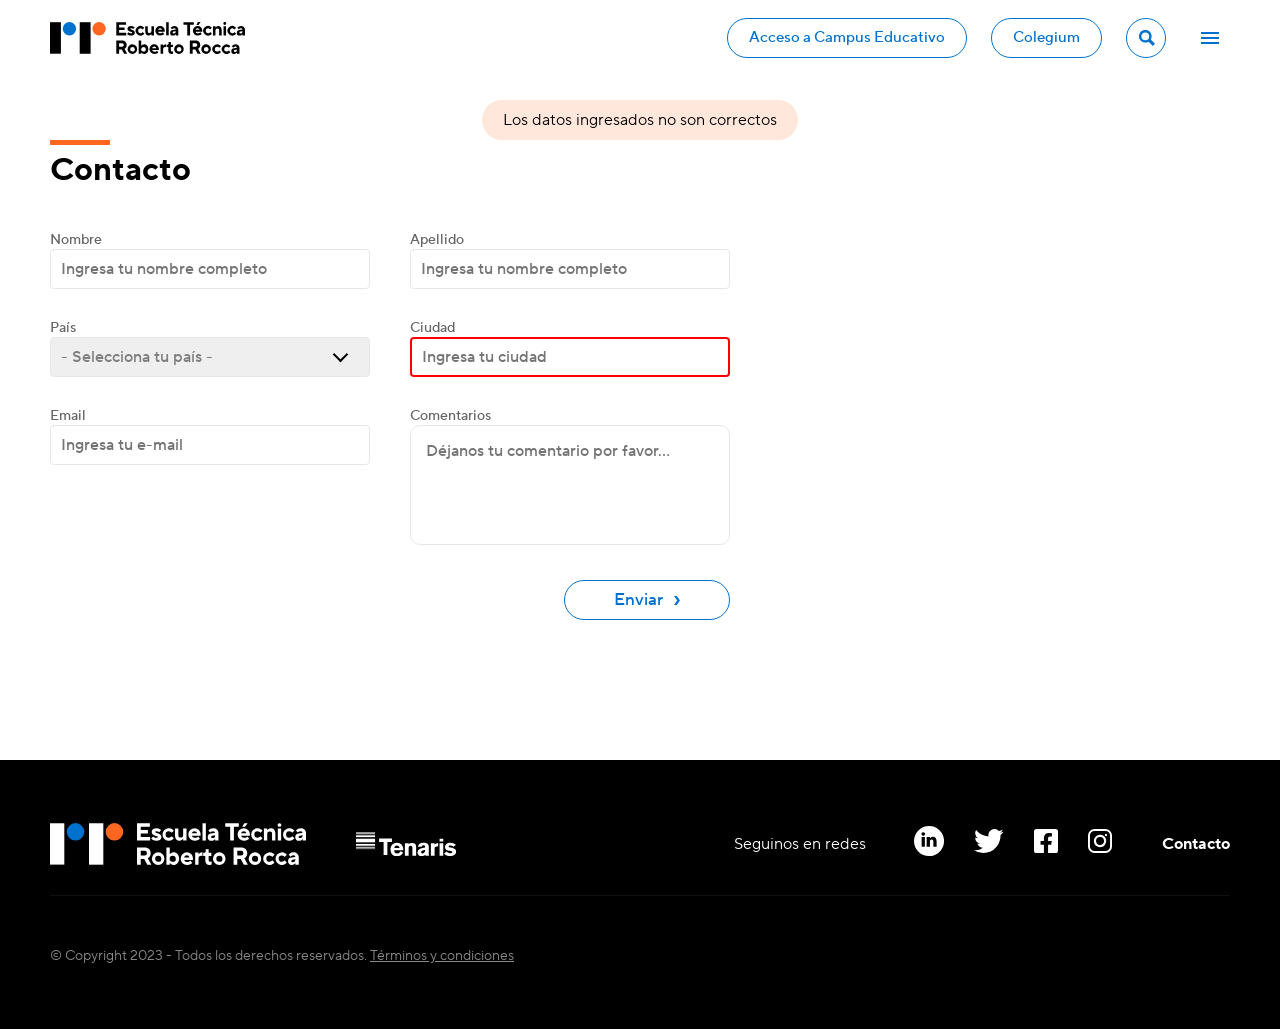
<file: contacto.html>
<!DOCTYPE html>
<html lang="en">
<head>
    <meta charset="UTF-8">
    <meta http-equiv="X-UA-Compatible" content="IE=edge">
    <meta name="viewport" content="width=device-width, initial-scale=1.0">
    <title>#Title de la pagina</title>
    <link rel="stylesheet" href="./resources/css/contacto.css?7">
</head>
<body class="contacto">

    <header id="header_sticky" class="header_sticky">
            <div class="header_sticky_top">
                <div class="header_sticky_top_wrp">
                    <div class=" header_sticky_izq">
                        <a class="header_sticky_izq_logo" title="Roberto Rocca"  href="index.html">
                            <svg xmlns="http://www.w3.org/2000/svg" width="195.627" height="32" viewBox="0 0 195.627 32">
                                <g id="Logo_Escuela_Tecnica_Roberto_Rocca" data-name="Logo Escuela Tecnica Roberto Rocca" transform="translate(0 0)">
                                  <rect id="Rectángulo_23" data-name="Rectángulo 23" width="10.937" height="31.65" transform="translate(29.805 0.157)"/>
                                  <path id="Trazado_85" data-name="Trazado 85" d="M170.953,6.7a6.7,6.7,0,1,1-6.7-6.7,6.7,6.7,0,0,1,6.7,6.7" transform="translate(-114.983 0)" fill="#ff6720"/>
                                  <rect id="Rectángulo_25" data-name="Rectángulo 25" width="10.937" height="31.587" transform="translate(0 0.157)"/>
                                  <path id="Trazado_86" data-name="Trazado 86" d="M60.763,6.7a6.7,6.7,0,1,1-6.7-6.7,6.7,6.7,0,0,1,6.7,6.7" transform="translate(-34.566 0)" fill="#0072ce"/>
                                  <path id="Trazado_87" data-name="Trazado 87" d="M246.157.609V13.816h10V11.175h-7.17V8.344h5.472V5.8h-5.472V3.25h6.981V.609Z" transform="translate(-179.644 -0.444)"/>
                                  <path id="Trazado_88" data-name="Trazado 88" d="M287.716,20.9a3,3,0,0,0,.66.528,3.254,3.254,0,0,0,1.792.51c.849,0,1.132-.283,1.132-.66,0-1.038-4.717-.849-4.717-3.868,0-1.509,1.321-2.83,3.679-2.83a5.166,5.166,0,0,1,2.679.717,4.408,4.408,0,0,1,.906.7l-1.509,1.6a3.114,3.114,0,0,0-.547-.377,3.033,3.033,0,0,0-1.529-.377c-.66,0-.943.283-.943.566,0,1.038,4.717.849,4.717,3.868,0,1.585-1.321,2.924-3.868,2.924a5.4,5.4,0,0,1-2.943-.849,4.519,4.519,0,0,1-1.019-.849Z" transform="translate(-208.873 -10.637)"/>
                                  <path id="Trazado_89" data-name="Trazado 89" d="M326.361,22.31a4.056,4.056,0,0,1-.943.943,4.812,4.812,0,1,1,0-7.736,4.056,4.056,0,0,1,.943.943l-1.6,1.6a3.433,3.433,0,0,0-.6-.566,2.856,2.856,0,0,0-1.66-.566,2.455,2.455,0,0,0,0,4.906,2.856,2.856,0,0,0,1.66-.566,3.432,3.432,0,0,0,.6-.566Z" transform="translate(-231.775 -10.636)"/>
                                  <path id="Trazado_90" data-name="Trazado 90" d="M353.559,15.273h2.547v5.189a1.6,1.6,0,0,0,1.7,1.792,1.959,1.959,0,0,0,1.981-2.075V15.273h2.547v9.245h-2.547V23.2h-.094a4.42,4.42,0,0,1-.7.755,3.188,3.188,0,0,1-2.038.755c-1.887,0-3.4-1.509-3.4-3.868Z" transform="translate(-258.026 -11.146)"/>
                                  <path id="Trazado_91" data-name="Trazado 91" d="M397.891,18.442a2.145,2.145,0,0,0-4.151,0Zm2.075,4.245a4.761,4.761,0,0,1-1.019.755A5.98,5.98,0,0,1,396,24.2a4.812,4.812,0,1,1-.094-9.623,4.63,4.63,0,0,1,4.623,4.623,7.391,7.391,0,0,1-.056.811l-.038.321h-6.7a2.375,2.375,0,0,0,2.453,1.6,3.249,3.249,0,0,0,1.83-.509,2.434,2.434,0,0,0,.623-.529Z" transform="translate(-285.423 -10.636)"/>
                                  <rect id="Rectángulo_28" data-name="Rectángulo 28" width="2.547" height="13.208" transform="translate(116.546 0.165)"/>
                                  <path id="Trazado_92" data-name="Trazado 92" d="M451.69,19.857l-2.075.377c-.66.132-1.038.472-1.038.944,0,.585.377.943,1.132.943a1.959,1.959,0,0,0,1.981-2.075Zm0,3.019H451.6a3.855,3.855,0,0,1-.7.66,3.276,3.276,0,0,1-2.038.66,2.63,2.63,0,0,1-2.83-2.642,2.99,2.99,0,0,1,2.736-2.962l2.925-.528a1.478,1.478,0,0,0-1.6-1.226,2.43,2.43,0,0,0-1.528.528,2.813,2.813,0,0,0-.547.51l-1.51-1.509a4.979,4.979,0,0,1,3.774-1.793,3.711,3.711,0,0,1,3.962,3.679v5.755H451.69Z" transform="translate(-325.512 -10.636)"/>
                                  <path id="Trazado_93" data-name="Trazado 93" d="M495.61.609V3.25h3.773V13.816h2.83V3.25h3.774V.609Z" transform="translate(-361.694 -0.444)"/>
                                  <path id="Trazado_94" data-name="Trazado 94" d="M535.6.259h2.642l-2.076,2.83h-2.076Zm1.7,7.736a2.145,2.145,0,0,0-4.151,0Zm2.075,4.245a4.759,4.759,0,0,1-1.019.755,5.98,5.98,0,0,1-2.943.755,4.812,4.812,0,1,1-.094-9.622,4.63,4.63,0,0,1,4.623,4.623,7.39,7.39,0,0,1-.056.811l-.038.321h-6.7a2.375,2.375,0,0,0,2.453,1.6,3.25,3.25,0,0,0,1.83-.509,2.431,2.431,0,0,0,.623-.529Z" transform="translate(-387.16 -0.189)"/>
                                  <path id="Trazado_95" data-name="Trazado 95" d="M577.217,22.31a4.064,4.064,0,0,1-.943.943,4.812,4.812,0,1,1,0-7.736,4.064,4.064,0,0,1,.943.943l-1.6,1.6a3.432,3.432,0,0,0-.6-.566,2.856,2.856,0,0,0-1.66-.566,2.455,2.455,0,0,0,0,4.906,2.856,2.856,0,0,0,1.66-.566,3.431,3.431,0,0,0,.6-.566Z" transform="translate(-414.849 -10.636)"/>
                                  <path id="Trazado_96" data-name="Trazado 96" d="M604.932,14.764h2.547v1.321h.095a4.429,4.429,0,0,1,.7-.755,3.145,3.145,0,0,1,2.038-.755c1.887,0,3.4,1.509,3.4,3.868v5.566h-2.547V18.82a1.6,1.6,0,0,0-1.7-1.793,1.959,1.959,0,0,0-1.981,2.076v4.906h-2.547Z" transform="translate(-441.478 -10.637)"/>
                                  <path id="Trazado_97" data-name="Trazado 97" d="M643.751,4.316H646.3v9.245h-2.547ZM645.034.259a1.446,1.446,0,0,1,1.453,1.415,1.463,1.463,0,0,1-1.472,1.415,1.446,1.446,0,0,1-1.453-1.415A1.463,1.463,0,0,1,645.034.259" transform="translate(-469.67 -0.189)"/>
                                  <path id="Trazado_98" data-name="Trazado 98" d="M667.251,22.31a4.064,4.064,0,0,1-.943.943,4.812,4.812,0,1,1,0-7.736,4.064,4.064,0,0,1,.943.943l-1.6,1.6a3.428,3.428,0,0,0-.6-.566,2.856,2.856,0,0,0-1.66-.566,2.455,2.455,0,0,0,0,4.906,2.856,2.856,0,0,0,1.66-.566,3.427,3.427,0,0,0,.6-.566Z" transform="translate(-480.555 -10.636)"/>
                                  <path id="Trazado_99" data-name="Trazado 99" d="M699.285,19.857l-2.075.377c-.66.132-1.038.472-1.038.944,0,.585.378.943,1.132.943a1.959,1.959,0,0,0,1.981-2.075Zm0,3.019h-.094a3.849,3.849,0,0,1-.7.66,3.275,3.275,0,0,1-2.038.66,2.63,2.63,0,0,1-2.83-2.642,2.99,2.99,0,0,1,2.736-2.962l2.925-.528a1.478,1.478,0,0,0-1.6-1.226,2.431,2.431,0,0,0-1.528.528,2.818,2.818,0,0,0-.547.51l-1.51-1.509a4.979,4.979,0,0,1,3.774-1.793,3.711,3.711,0,0,1,3.962,3.679v5.755h-2.547Z" transform="translate(-506.206 -10.636)"/>
                                  <path id="Trazado_100" data-name="Trazado 100" d="M251.912,75.077a1.792,1.792,0,1,0,0-3.585h-2.924v3.585Zm-5.754-6.226h5.849a4.261,4.261,0,0,1,4.622,4.434,4.2,4.2,0,0,1-1.132,3.075,3.414,3.414,0,0,1-1.132.793l2.736,4.906h-3.113l-2.358-4.34h-2.642v4.34h-2.83Z" transform="translate(-179.645 -50.247)"/>
                                  <path id="Trazado_101" data-name="Trazado 101" d="M295.32,87.628a2.36,2.36,0,1,0-2.359,2.453,2.359,2.359,0,0,0,2.359-2.453m-2.359-4.811a4.812,4.812,0,1,1-4.906,4.811,4.852,4.852,0,0,1,4.906-4.811" transform="translate(-210.223 -60.439)"/>
                                  <path id="Trazado_102" data-name="Trazado 102" d="M336.427,77.436a2.36,2.36,0,1,0-2.359,2.453,2.359,2.359,0,0,0,2.359-2.453m-7.17-8.585H331.8v5.283h.095a3.38,3.38,0,0,1,.717-.755,3.574,3.574,0,0,1,2.207-.755c2.189,0,4.151,2,4.151,4.811,0,2.83-1.962,4.811-4.151,4.811a3.574,3.574,0,0,1-2.207-.755,3.379,3.379,0,0,1-.717-.755H331.8v1.321h-2.547Z" transform="translate(-240.29 -50.247)"/>
                                  <path id="Trazado_103" data-name="Trazado 103" d="M376.2,86.685a2.145,2.145,0,0,0-4.151,0Zm2.075,4.245a4.753,4.753,0,0,1-1.019.755,5.98,5.98,0,0,1-2.943.755,4.812,4.812,0,1,1-.094-9.622,4.63,4.63,0,0,1,4.623,4.623,7.375,7.375,0,0,1-.056.811l-.038.321h-6.7a2.375,2.375,0,0,0,2.453,1.6,3.249,3.249,0,0,0,1.83-.509,2.436,2.436,0,0,0,.623-.528Z" transform="translate(-269.595 -60.439)"/>
                                  <path id="Trazado_104" data-name="Trazado 104" d="M410.612,83.007h2.547v1.321h.095a4.419,4.419,0,0,1,.7-.755,3.145,3.145,0,0,1,2.038-.755h.189v2.736l-.208-.038a4.438,4.438,0,0,0-.641-.057,2.216,2.216,0,0,0-2.17,2.453v4.339h-2.547Z" transform="translate(-299.663 -60.44)"/>
                                  <path id="Trazado_105" data-name="Trazado 105" d="M434.911,78.928h-1.6V76.569h.849c.7,0,1.038-.377,1.038-1.132v-1.7h2.264v2.83h2.076v2.358h-2.076v3.113a1.168,1.168,0,0,0,1.226,1.321,2.8,2.8,0,0,0,.736-.094,1.426,1.426,0,0,0,.3-.094v2.358c-.151.057-.321.094-.491.151a5.232,5.232,0,0,1-1.208.132c-1.887,0-3.113-1.208-3.113-3.4Z" transform="translate(-316.225 -53.814)"/>
                                  <path id="Trazado_106" data-name="Trazado 106" d="M468.156,87.628a2.36,2.36,0,1,0-2.359,2.453,2.359,2.359,0,0,0,2.359-2.453M465.8,82.817a4.812,4.812,0,1,1-4.906,4.811,4.852,4.852,0,0,1,4.906-4.811" transform="translate(-336.358 -60.439)"/>
                                  <path id="Trazado_107" data-name="Trazado 107" d="M524.956,75.077a1.792,1.792,0,0,0,0-3.585h-2.925v3.585ZM519.2,68.851h5.849a4.261,4.261,0,0,1,4.622,4.434,4.2,4.2,0,0,1-1.132,3.075,3.413,3.413,0,0,1-1.132.793l2.736,4.906h-3.113l-2.358-4.34h-2.641v4.34H519.2Z" transform="translate(-378.912 -50.247)"/>
                                  <path id="Trazado_108" data-name="Trazado 108" d="M569.062,87.628a2.36,2.36,0,1,0-2.359,2.453,2.359,2.359,0,0,0,2.359-2.453M566.7,82.817a4.812,4.812,0,1,1-4.906,4.811,4.852,4.852,0,0,1,4.906-4.811" transform="translate(-409.998 -60.439)"/>
                                  <path id="Trazado_109" data-name="Trazado 109" d="M611.073,90.553a4.066,4.066,0,0,1-.943.943,4.812,4.812,0,1,1,0-7.736,4.061,4.061,0,0,1,.943.943l-1.6,1.6a3.45,3.45,0,0,0-.6-.566,2.858,2.858,0,0,0-1.66-.566,2.455,2.455,0,0,0,0,4.906,2.856,2.856,0,0,0,1.66-.566,3.428,3.428,0,0,0,.6-.566Z" transform="translate(-439.556 -60.439)"/>
                                  <path id="Trazado_110" data-name="Trazado 110" d="M645.99,90.553a4.061,4.061,0,0,1-.943.943,4.812,4.812,0,1,1,0-7.736,4.057,4.057,0,0,1,.943.943l-1.6,1.6a3.46,3.46,0,0,0-.6-.566,2.859,2.859,0,0,0-1.66-.566,2.455,2.455,0,0,0,0,4.906,2.857,2.857,0,0,0,1.66-.566,3.438,3.438,0,0,0,.6-.566Z" transform="translate(-465.038 -60.439)"/>
                                  <path id="Trazado_111" data-name="Trazado 111" d="M678.84,88.1l-2.076.377c-.66.132-1.038.472-1.038.944,0,.585.378.943,1.132.943a1.959,1.959,0,0,0,1.981-2.075Zm0,3.019h-.094a3.856,3.856,0,0,1-.7.66,3.275,3.275,0,0,1-2.038.66,2.63,2.63,0,0,1-2.83-2.641,2.989,2.989,0,0,1,2.736-2.962l2.925-.529a1.478,1.478,0,0,0-1.6-1.226,2.429,2.429,0,0,0-1.528.529,2.809,2.809,0,0,0-.547.509l-1.51-1.509a4.979,4.979,0,0,1,3.774-1.793,3.71,3.71,0,0,1,3.962,3.679v5.755H678.84Z" transform="translate(-491.285 -60.439)"/>
                                </g>
                              </svg>
                        </a>
                    </div>
                    <div class="header_sticky_der">
                        <a class="header_sticky_der_campus" title="Acceder al campus"  href="#"><span>Acceso a</span>Campus<span>Educativo</span></a>
                        <a class="header_sticky_der_campus" title="Colegium"  href="#"> <span>Colegium</span> </a>
                        <div class="header_sticky_der_buscador">
                            <button><svg class="header_sticky_der_buscador_svg" xmlns="http://www.w3.org/2000/svg" width="16" height="16" viewBox="0 0 16 16">
                                <path id="Icon_map-search" data-name="Icon map-search" d="M13.148,11.019a6.328,6.328,0,1,0-2.13,2.128l4.293,4.293,2.129-2.13Zm-5.395.64a3.9,3.9,0,1,1,3.905-3.9,3.91,3.91,0,0,1-3.905,3.9Z" transform="translate(-1.44 -1.44)" fill="#070707"/>
                              </svg></button>
                              <input class="header_der_buscador_input" type="text" placeholder="Buscar">                           
                        </div>
                        <button title="Abrir menú" aria-label="Abrir menú" id="hamburguesa" class="header_sticky_der_hamburguesa">
                            <div class="header_sticky_der_hamburguesa_linea"></div>
                            <div class="header_sticky_der_hamburguesa_linea"></div>
                            <div class="header_sticky_der_hamburguesa_linea"></div>
                        </button>
                
                    </div>
                </div>
            </div>
    
    </header>

    <main>

    <div class="container">
        <div id="menu" class="menu_wrp">
            <button class="menu_close2" aria-label="Cerrar menú" title="Cerrar menú">
                <svg id="close2" class="menu_close" xmlns="http://www.w3.org/2000/svg" width="41" height="41" viewBox="0 0 41 41">
                    <g id="Grupo_23356" data-name="Grupo 23356" transform="translate(-1257 -41)">
                      <g id="Componente_186_2" data-name="Componente 186 – 2" transform="translate(1257 41)">
                        <circle id="Elipse_1" data-name="Elipse 1" cx="20.5" cy="20.5" r="20.5" fill="#f1f1f1"/>
                        <g id="Elipse_387" data-name="Elipse 387" fill="none" stroke="#fff" stroke-width="1">
                          <circle cx="20.5" cy="20.5" r="20.5" stroke="none"/>
                          <circle cx="20.5" cy="20.5" r="20" fill="none"/>
                        </g>
                        <g id="Grupo_23094" data-name="Grupo 23094" transform="translate(-1258.5 -41.5)">
                          <rect id="Rectángulo_57696" data-name="Rectángulo 57696" width="18" height="2" transform="translate(1271.929 67.657) rotate(-45)"/>
                          <rect id="Rectángulo_57697" data-name="Rectángulo 57697" width="18" height="2" transform="translate(1284.657 69.071) rotate(-135)"/>
                        </g>
                        <g id="menu_black_24dp" transform="translate(17)">
                          <path id="Trazado_8094" data-name="Trazado 8094" d="M0,0H24V24H0Z" fill="none"/>
                        </g>
                      </g>
                    </g>
                </svg> 
            </button>
            <nav class="menu">
                <svg id="close" class="menu_close" xmlns="http://www.w3.org/2000/svg" width="32" height="32" viewBox="0 0 32 32">
                    <g id="Grupo_23142" data-name="Grupo 23142" transform="translate(-316 -10)">
                    <g id="Elipse_1" data-name="Elipse 1" transform="translate(316 10)" fill="none" stroke="#fff" stroke-width="1">
                        <circle cx="16" cy="16" r="16" stroke="none"/>
                        <circle cx="16" cy="16" r="15.5" fill="none"/>
                    </g>
                    <g id="Grupo_23094" data-name="Grupo 23094" transform="translate(325 19)">
                        <rect id="Rectángulo_57696" data-name="Rectángulo 57696" width="18" height="2" transform="translate(0 12.728) rotate(-45)" fill="#fff"/>
                        <rect id="Rectángulo_57697" data-name="Rectángulo 57697" width="18" height="2" transform="translate(12.729 14.143) rotate(-135)" fill="#fff"/>
                    </g>
                    </g>
                </svg>
                <a id="primerboton" class="menu_btn" href="#" title="Inicio">
                    <p>Inicio</p>
                </a>
                <a id="segundoboton" class="menu_btn" href="#" title="Nuestra escuela">
                    <p>Nuestra escuela</p>
                </a>  
                <a class="menu_btn" href="#" title="Nuestro equipo">
                    <p>Nuestro equipo</p>
                </a>
                <a class="menu_btn" href="#" title="Proeceso de admisíon">
                    <p>Proeceso de admisíon</p>
                </a>
                <a class="menu_btn" href="#" title="Prácticas profesionalizantes">
                    <p>Prácticas profesionalizantes</p>
                </a>
                <a class="menu_btn" href="#" title="Cursos de formación profesional">
                    <p>Cursos de formación profesional</p>
                </a>
                <a class="menu_btn" href="#" title="Contacto">
                    <p>Contacto</p>
                </a>
                <a class="menu_btn" href="#" title="Preguntas frecuentes">
                    <p>Preguntas frecuentes</p>
                </a>

                <div class="menu_campus_wrp">
                    <a class="menu_campus" title="Acceder al campus"  href="#"> <span>Acceso a </span> Campus <span> Educativo </span> </a>
                    <a class="menu_campus" title="Colegium"  href="#"> <span> Colegium </span> </a>
                </div>

                <div class="menu_buscar">
                    <input class="menu_buscar_input" placeholder="Buscar">
                    <a title="Buscar en todo el sitio"  href="#"> <svg xmlns="http://www.w3.org/2000/svg" width="20" height="20" viewBox="0 0 23.523 23.523">
                        <path id="Icon_map-search" data-name="Icon map-search" d="M18.653,15.523a9.3,9.3,0,1,0-3.132,3.129l6.312,6.311,3.13-3.132Zm-7.931.941a5.739,5.739,0,1,1,5.742-5.736,5.748,5.748,0,0,1-5.742,5.736Z" transform="translate(-1.44 -1.44)" fill="#fff"/>
                    </svg></a>
                </div>
                
                <div class="menu_redes">
                    <p>Seguinos en redes</p>
                    <div class="menu_redes_wrp">
                        <a href="#"><svg id="facebook-logo" xmlns="http://www.w3.org/2000/svg" width="14.916" height="27.589" viewBox="0 0 14.916 27.589">
                            <path id="Trazado_2045" data-name="Trazado 2045" d="M36.432.006,32.854,0c-4.019,0-6.617,2.665-6.617,6.79V9.92h-3.6a.563.563,0,0,0-.563.563v4.536a.563.563,0,0,0,.563.563h3.6V27.027a.562.562,0,0,0,.563.563h4.693a.563.563,0,0,0,.563-.563V15.581h4.206a.562.562,0,0,0,.563-.563l0-4.536a.563.563,0,0,0-.563-.563H32.055V7.267c0-1.276.3-1.923,1.966-1.923h2.41a.562.562,0,0,0,.562-.563V.568A.563.563,0,0,0,36.432.006Z" transform="translate(-22.077)" fill="#0072ce"/>
                          </svg>
                        </a>
                        <a href="#"><svg id="twitter-2" xmlns="http://www.w3.org/2000/svg" width="31.579" height="25.658" viewBox="0 0 31.579 25.658">
                            <g id="Grupo_506" data-name="Grupo 506" transform="translate(0)">
                              <path id="Trazado_2044" data-name="Trazado 2044" d="M31.579,51.038a13.5,13.5,0,0,1-3.73,1.022A6.438,6.438,0,0,0,30.7,48.482a12.938,12.938,0,0,1-4.105,1.567,6.474,6.474,0,0,0-11.2,4.427,6.666,6.666,0,0,0,.15,1.476A18.325,18.325,0,0,1,2.2,49.18a6.476,6.476,0,0,0,1.99,8.653,6.393,6.393,0,0,1-2.925-.8v.071A6.5,6.5,0,0,0,6.45,63.468a6.461,6.461,0,0,1-1.7.213,5.725,5.725,0,0,1-1.226-.111,6.536,6.536,0,0,0,6.049,4.51,13.008,13.008,0,0,1-8.027,2.761A12.126,12.126,0,0,1,0,70.753a18.226,18.226,0,0,0,9.932,2.905c11.913,0,18.427-9.869,18.427-18.423,0-.286-.01-.563-.024-.837A12.915,12.915,0,0,0,31.579,51.038Z" transform="translate(0 -48)" fill="#0072ce"/>
                            </g>
                          </svg>
                        </a>
                        <a href="#"><svg id="instagram_logo" xmlns="http://www.w3.org/2000/svg" width="27.766" height="27.766" viewBox="0 0 27.766 27.766">
                            <g id="Grupo_501" data-name="Grupo 501">
                              <g id="Grupo_500" data-name="Grupo 500">
                                <path id="Trazado_2041" data-name="Trazado 2041" d="M20.264,0H7.5A7.511,7.511,0,0,0,0,7.5V20.264a7.511,7.511,0,0,0,7.5,7.5H20.264a7.511,7.511,0,0,0,7.5-7.5V7.5A7.511,7.511,0,0,0,20.264,0Zm5.259,20.264a5.265,5.265,0,0,1-5.259,5.259H7.5a5.265,5.265,0,0,1-5.259-5.259V7.5A5.265,5.265,0,0,1,7.5,2.243H20.264A5.265,5.265,0,0,1,25.523,7.5Z" fill="#0072ce"/>
                              </g>
                            </g>
                            <g id="Grupo_503" data-name="Grupo 503" transform="translate(7.711 7.602)">
                              <g id="Grupo_502" data-name="Grupo 502">
                                <path id="Trazado_2042" data-name="Trazado 2042" d="M154.571,145.484a6.225,6.225,0,1,0-6.172,7.141,6.311,6.311,0,0,0,.926-.069,6.226,6.226,0,0,0,5.246-7.072ZM149,150.337a3.983,3.983,0,1,1,3.356-4.524A3.956,3.956,0,0,1,149,150.337Z" transform="translate(-142.185 -140.171)" fill="#0072ce"/>
                              </g>
                            </g>
                            <g id="Grupo_505" data-name="Grupo 505" transform="translate(19.78 5.743)">
                              <g id="Grupo_504" data-name="Grupo 504">
                                <path id="Trazado_2043" data-name="Trazado 2043" d="M366.656,106.222a1.122,1.122,0,1,0,.329.793A1.13,1.13,0,0,0,366.656,106.222Z" transform="translate(-364.741 -105.893)" fill="#0072ce"/>
                              </g>
                            </g>
                          </svg>
                        </a>
                        <a href="#"><svg xmlns="http://www.w3.org/2000/svg" width="28.509" height="28.509" viewBox="0 0 28.509 28.509">
                            <path id="Trazado_2453" data-name="Trazado 2453" d="M21.353,7.1A14.255,14.255,0,1,0,35.607,21.353,14.255,14.255,0,0,0,21.353,7.1ZM17.427,26.9H14.345V17.624h3.082ZM15.886,16.358h-.021a1.607,1.607,0,1,1,.041-3.2,1.607,1.607,0,1,1-.02,3.2ZM28.544,26.9H25.461V21.935c0-1.246-.446-2.1-1.562-2.1a1.687,1.687,0,0,0-1.582,1.127,2.11,2.11,0,0,0-.1.752V26.9H19.132s.041-8.4,0-9.273h3.083v1.314a3.061,3.061,0,0,1,2.779-1.532c2.029,0,3.55,1.325,3.55,4.173V26.9Z" transform="translate(-7.098 -7.098)" fill="#0072ce"/>
                          </svg>
                        </a>
                    </div>
                </div>
            </nav>
        </div>
    
        <div class="contacto_wrp">
            <div class="contacto_titulo_wrp generic_title">
                <svg xmlns="http://www.w3.org/2000/svg" width="60" height="5" viewBox="0 0 60 5">
                    <line id="Línea_2767" data-name="Línea 2767" x2="60" transform="translate(0 2.5)" fill="none" stroke="#ff6720" stroke-width="5"/>
                </svg>
                <h2>Contacto</h2>
            </div>
            <div class="contacto_formulario">
                <form id="myForm" class="js-contact-form" method="post" action="">
                    <div class="contacto_formulario_fila">
                            <div class="modulo_becas_info_izq_formulario_wrp">
                                <label class="contacto_formulario_label" for="FullName">Nombre</label>
                                <input class="modulo_becas_info_izq_formulario_input" type="Text" placeholder="Ingresa tu nombre completo" name="FullName" required="">
                            </div>
    
                            <div class="modulo_becas_info_izq_formulario_wrp">
                                <label class="contacto_formulario_label" for="FullName">Apellido</label>
                                <input class="modulo_becas_info_izq_formulario_input" type="Text" placeholder="Ingresa tu nombre completo" name="FullName" required="">
                            </div>
                    </div>
                    <div class="contacto_formulario_fila">
                            <div class="modulo_becas_info_izq_formulario_wrp">
                                <label class="contacto_formulario_label" for="Country">País</label>
                                <select class="modulo_becas_info_izq_formulario_input" name="Country" required="">
                                    <option value="">- Selecciona tu país -</option>
                                        <option value="Afghanistan">Afghanistan</option>
                                        <option value="Åland Islands">Åland Islands</option>
                                        <option value="Albania">Albania</option>
                                        <option value="Algeria">Algeria</option>
                                        <option value="American Samoa">American Samoa</option>
                                        <option value="Andorra">Andorra</option>
                                        <option value="Angola">Angola</option>
                                        <option value="Anguilla">Anguilla</option>
                                        <option value="Antarctica">Antarctica</option>
                                        <option value="Antigua &amp; Barbuda">Antigua &amp; Barbuda</option>
                                        <option value="Argentina">Argentina</option>
                                        <option value="Armenia">Armenia</option>
                                        <option value="Aruba">Aruba</option>
                                        <option value="Ascension Island">Ascension Island</option>
                                        <option value="Australia">Australia</option>
                                        <option value="Austria">Austria</option>
                                        <option value="Azerbaijan">Azerbaijan</option>
                                        <option value="Bahamas">Bahamas</option>
                                        <option value="Bahrain">Bahrain</option>
                                        <option value="Bangladesh">Bangladesh</option>
                                        <option value="Barbados">Barbados</option>
                                        <option value="Belarus">Belarus</option>
                                        <option value="Belgium">Belgium</option>
                                        <option value="Belize">Belize</option>
                                        <option value="Benin">Benin</option>
                                        <option value="Bermuda">Bermuda</option>
                                        <option value="Bhutan">Bhutan</option>
                                        <option value="Bolivia">Bolivia</option>
                                        <option value="Bosnia &amp; Herzegovina">Bosnia &amp; Herzegovina</option>
                                        <option value="Botswana">Botswana</option>
                                        <option value="Brazil">Brazil</option>
                                        <option value="British Indian Ocean Territory">British Indian Ocean Territory</option>
                                        <option value="British Virgin Islands">British Virgin Islands</option>
                                        <option value="Brunei">Brunei</option>
                                        <option value="Bulgaria">Bulgaria</option>
                                        <option value="Burkina Faso">Burkina Faso</option>
                                        <option value="Burundi">Burundi</option>
                                        <option value="Cambodia">Cambodia</option>
                                        <option value="Cameroon">Cameroon</option>
                                        <option value="Canada">Canada</option>
                                        <option value="Canary Islands">Canary Islands</option>
                                        <option value="Cape Verde">Cape Verde</option>
                                        <option value="Caribbean Netherlands">Caribbean Netherlands</option>
                                        <option value="Cayman Islands">Cayman Islands</option>
                                        <option value="Central African Republic">Central African Republic</option>
                                        <option value="Ceuta &amp; Melilla">Ceuta &amp; Melilla</option>
                                        <option value="Chad">Chad</option>
                                        <option value="Chile">Chile</option>
                                        <option value="China">China</option>
                                        <option value="Christmas Island">Christmas Island</option>
                                        <option value="Cocos (Keeling) Islands">Cocos (Keeling) Islands</option>
                                        <option value="Colombia">Colombia</option>
                                        <option value="Comoros">Comoros</option>
                                        <option value="Congo - Brazzaville">Congo - Brazzaville</option>
                                        <option value="Congo - Kinshasa">Congo - Kinshasa</option>
                                        <option value="Cook Islands">Cook Islands</option>
                                        <option value="Costa Rica">Costa Rica</option>
                                        <option value="Côte d’Ivoire">Côte d’Ivoire</option>
                                        <option value="Croatia">Croatia</option>
                                        <option value="Cuba">Cuba</option>
                                        <option value="Curaçao">Curaçao</option>
                                        <option value="Cyprus">Cyprus</option>
                                        <option value="Czechia">Czechia</option>
                                        <option value="Denmark">Denmark</option>
                                        <option value="Diego Garcia">Diego Garcia</option>
                                        <option value="Djibouti">Djibouti</option>
                                        <option value="Dominica">Dominica</option>
                                        <option value="Dominican Republic">Dominican Republic</option>
                                        <option value="Ecuador">Ecuador</option>
                                        <option value="Egypt">Egypt</option>
                                        <option value="El Salvador">El Salvador</option>
                                        <option value="Equatorial Guinea">Equatorial Guinea</option>
                                        <option value="Eritrea">Eritrea</option>
                                        <option value="Estonia">Estonia</option>
                                        <option value="Eswatini">Eswatini</option>
                                        <option value="Ethiopia">Ethiopia</option>
                                        <option value="Falkland Islands">Falkland Islands</option>
                                        <option value="Faroe Islands">Faroe Islands</option>
                                        <option value="Fiji">Fiji</option>
                                        <option value="Finland">Finland</option>
                                        <option value="France">France</option>
                                        <option value="French Guiana">French Guiana</option>
                                        <option value="French Polynesia">French Polynesia</option>
                                        <option value="French Southern Territories">French Southern Territories</option>
                                        <option value="Gabon">Gabon</option>
                                        <option value="Gambia">Gambia</option>
                                        <option value="Georgia">Georgia</option>
                                        <option value="Germany">Germany</option>
                                        <option value="Ghana">Ghana</option>
                                        <option value="Gibraltar">Gibraltar</option>
                                        <option value="Greece">Greece</option>
                                        <option value="Greenland">Greenland</option>
                                        <option value="Grenada">Grenada</option>
                                        <option value="Guadeloupe">Guadeloupe</option>
                                        <option value="Guam">Guam</option>
                                        <option value="Guatemala">Guatemala</option>
                                        <option value="Guernsey">Guernsey</option>
                                        <option value="Guinea">Guinea</option>
                                        <option value="Guinea-Bissau">Guinea-Bissau</option>
                                        <option value="Guyana">Guyana</option>
                                        <option value="Haiti">Haiti</option>
                                        <option value="Honduras">Honduras</option>
                                        <option value="Hong Kong SAR China">Hong Kong SAR China</option>
                                        <option value="Hungary">Hungary</option>
                                        <option value="Iceland">Iceland</option>
                                        <option value="India">India</option>
                                        <option value="Indonesia">Indonesia</option>
                                        <option value="Iran">Iran</option>
                                        <option value="Iraq">Iraq</option>
                                        <option value="Ireland">Ireland</option>
                                        <option value="Isle of Man">Isle of Man</option>
                                        <option value="Israel">Israel</option>
                                        <option value="Italy">Italy</option>
                                        <option value="Jamaica">Jamaica</option>
                                        <option value="Japan">Japan</option>
                                        <option value="Jersey">Jersey</option>
                                        <option value="Jordan">Jordan</option>
                                        <option value="Kazakhstan">Kazakhstan</option>
                                        <option value="Kenya">Kenya</option>
                                        <option value="Kiribati">Kiribati</option>
                                        <option value="Kosovo">Kosovo</option>
                                        <option value="Kuwait">Kuwait</option>
                                        <option value="Kyrgyzstan">Kyrgyzstan</option>
                                        <option value="Laos">Laos</option>
                                        <option value="Latvia">Latvia</option>
                                        <option value="Lebanon">Lebanon</option>
                                        <option value="Lesotho">Lesotho</option>
                                        <option value="Liberia">Liberia</option>
                                        <option value="Libya">Libya</option>
                                        <option value="Liechtenstein">Liechtenstein</option>
                                        <option value="Lithuania">Lithuania</option>
                                        <option value="Luxembourg">Luxembourg</option>
                                        <option value="Macao SAR China">Macao SAR China</option>
                                        <option value="Madagascar">Madagascar</option>
                                        <option value="Malawi">Malawi</option>
                                        <option value="Malaysia">Malaysia</option>
                                        <option value="Maldives">Maldives</option>
                                        <option value="Mali">Mali</option>
                                        <option value="Malta">Malta</option>
                                        <option value="Marshall Islands">Marshall Islands</option>
                                        <option value="Martinique">Martinique</option>
                                        <option value="Mauritania">Mauritania</option>
                                        <option value="Mauritius">Mauritius</option>
                                        <option value="Mayotte">Mayotte</option>
                                        <option value="Mexico">Mexico</option>
                                        <option value="Micronesia">Micronesia</option>
                                        <option value="Moldova">Moldova</option>
                                        <option value="Monaco">Monaco</option>
                                        <option value="Mongolia">Mongolia</option>
                                        <option value="Montenegro">Montenegro</option>
                                        <option value="Montserrat">Montserrat</option>
                                        <option value="Morocco">Morocco</option>
                                        <option value="Mozambique">Mozambique</option>
                                        <option value="Myanmar (Burma)">Myanmar (Burma)</option>
                                        <option value="Namibia">Namibia</option>
                                        <option value="Nauru">Nauru</option>
                                        <option value="Nepal">Nepal</option>
                                        <option value="Netherlands">Netherlands</option>
                                        <option value="New Caledonia">New Caledonia</option>
                                        <option value="New Zealand">New Zealand</option>
                                        <option value="Nicaragua">Nicaragua</option>
                                        <option value="Niger">Niger</option>
                                        <option value="Nigeria">Nigeria</option>
                                        <option value="Niue">Niue</option>
                                        <option value="Norfolk Island">Norfolk Island</option>
                                        <option value="North Korea">North Korea</option>
                                        <option value="North Macedonia">North Macedonia</option>
                                        <option value="Northern Mariana Islands">Northern Mariana Islands</option>
                                        <option value="Norway">Norway</option>
                                        <option value="Oman">Oman</option>
                                        <option value="Pakistan">Pakistan</option>
                                        <option value="Palau">Palau</option>
                                        <option value="Palestinian Territories">Palestinian Territories</option>
                                        <option value="Panama">Panama</option>
                                        <option value="Papua New Guinea">Papua New Guinea</option>
                                        <option value="Paraguay">Paraguay</option>
                                        <option value="Peru">Peru</option>
                                        <option value="Philippines">Philippines</option>
                                        <option value="Pitcairn Islands">Pitcairn Islands</option>
                                        <option value="Poland">Poland</option>
                                        <option value="Portugal">Portugal</option>
                                        <option value="Pseudo-Accents">Pseudo-Accents</option>
                                        <option value="Pseudo-Bidi">Pseudo-Bidi</option>
                                        <option value="Puerto Rico">Puerto Rico</option>
                                        <option value="Qatar">Qatar</option>
                                        <option value="Réunion">Réunion</option>
                                        <option value="Romania">Romania</option>
                                        <option value="Russia">Russia</option>
                                        <option value="Rwanda">Rwanda</option>
                                        <option value="Samoa">Samoa</option>
                                        <option value="San Marino">San Marino</option>
                                        <option value="São Tomé &amp; Príncipe">São Tomé &amp; Príncipe</option>
                                        <option value="Saudi Arabia">Saudi Arabia</option>
                                        <option value="Senegal">Senegal</option>
                                        <option value="Serbia">Serbia</option>
                                        <option value="Seychelles">Seychelles</option>
                                        <option value="Sierra Leone">Sierra Leone</option>
                                        <option value="Singapore">Singapore</option>
                                        <option value="Sint Maarten">Sint Maarten</option>
                                        <option value="Slovakia">Slovakia</option>
                                        <option value="Slovenia">Slovenia</option>
                                        <option value="Solomon Islands">Solomon Islands</option>
                                        <option value="Somalia">Somalia</option>
                                        <option value="South Africa">South Africa</option>
                                        <option value="South Georgia &amp; South Sandwich Islands">South Georgia &amp; South Sandwich Islands</option>
                                        <option value="South Korea">South Korea</option>
                                        <option value="South Sudan">South Sudan</option>
                                        <option value="Spain">Spain</option>
                                        <option value="Sri Lanka">Sri Lanka</option>
                                        <option value="St. Barthélemy">St. Barthélemy</option>
                                        <option value="St. Helena">St. Helena</option>
                                        <option value="St. Kitts &amp; Nevis">St. Kitts &amp; Nevis</option>
                                        <option value="St. Lucia">St. Lucia</option>
                                        <option value="St. Martin">St. Martin</option>
                                        <option value="St. Pierre &amp; Miquelon">St. Pierre &amp; Miquelon</option>
                                        <option value="St. Vincent &amp; Grenadines">St. Vincent &amp; Grenadines</option>
                                        <option value="Sudan">Sudan</option>
                                        <option value="Suriname">Suriname</option>
                                        <option value="Svalbard &amp; Jan Mayen">Svalbard &amp; Jan Mayen</option>
                                        <option value="Sweden">Sweden</option>
                                        <option value="Switzerland">Switzerland</option>
                                        <option value="Syria">Syria</option>
                                        <option value="Taiwan">Taiwan</option>
                                        <option value="Tajikistan">Tajikistan</option>
                                        <option value="Tanzania">Tanzania</option>
                                        <option value="Thailand">Thailand</option>
                                        <option value="Timor-Leste">Timor-Leste</option>
                                        <option value="Togo">Togo</option>
                                        <option value="Tokelau">Tokelau</option>
                                        <option value="Tonga">Tonga</option>
                                        <option value="Trinidad &amp; Tobago">Trinidad &amp; Tobago</option>
                                        <option value="Tristan da Cunha">Tristan da Cunha</option>
                                        <option value="Tunisia">Tunisia</option>
                                        <option value="Turkey">Turkey</option>
                                        <option value="Turkmenistan">Turkmenistan</option>
                                        <option value="Turks &amp; Caicos Islands">Turks &amp; Caicos Islands</option>
                                        <option value="Tuvalu">Tuvalu</option>
                                        <option value="U.S. Outlying Islands">U.S. Outlying Islands</option>
                                        <option value="U.S. Virgin Islands">U.S. Virgin Islands</option>
                                        <option value="Uganda">Uganda</option>
                                        <option value="Ukraine">Ukraine</option>
                                        <option value="United Arab Emirates">United Arab Emirates</option>
                                        <option value="United Kingdom">United Kingdom</option>
                                        <option value="United States">United States</option>
                                        <option value="Uruguay">Uruguay</option>
                                        <option value="Uzbekistan">Uzbekistan</option>
                                        <option value="Vanuatu">Vanuatu</option>
                                        <option value="Vatican City">Vatican City</option>
                                        <option value="Venezuela">Venezuela</option>
                                        <option value="Vietnam">Vietnam</option>
                                        <option value="Wallis &amp; Futuna">Wallis &amp; Futuna</option>
                                        <option value="Western Sahara">Western Sahara</option>
                                        <option value="Yemen">Yemen</option>
                                        <option value="Zambia">Zambia</option>
                                        <option value="Zimbabwe">Zimbabwe</option>
                                </select>
                                <i></i>
                            </div>
                            <div class="modulo_becas_info_izq_formulario_wrp">
                                <label class="contacto_formulario_label" for="Ciudad">Ciudad</label>
                                <input class="modulo_becas_info_izq_formulario_input error" type="Text" placeholder="Ingresa tu ciudad" name="Ciudad" required="">
                            </div>
                    </div>
                    <div class="contacto_formulario_fila">
                            <div class="modulo_becas_info_izq_formulario_wrp">
                                <label class="contacto_formulario_label" for="Email">Email</label>
                                <input class="modulo_becas_info_izq_formulario_input" type="Email" placeholder="Ingresa tu e-mail" name="Email" required="">
                            </div>

                            <div class="modulo_becas_info_izq_formulario_wrp">
                                <label class="contacto_formulario_label" for="Message">Comentarios</label>
                                <textarea class="contacto_formulario_textarea" placeholder="Déjanos tu comentario por favor..." name="Message" required=""></textarea>
                            </div>
                    </div>
                    <div class="contacto_formulario_fila">
                    </div>
                    <div class="contacto_formulario_btn_wrp">
                        <button type="submit" class="modulo_becas_info_izq_formulario_btn">Enviar<span>›</span></button>
                    </div>
                </form>
            </div>
            <div class="contacto_error">
                <p>Los datos ingresados no son correctos</p>
            </div>
            <div class="contacto_formulario_exito_wrp">
                <div class="contacto_titulo_wrp generic_title">
                    <svg xmlns="http://www.w3.org/2000/svg" width="60" height="5" viewBox="0 0 60 5">
                        <line id="Línea_2767" data-name="Línea 2767" x2="60" transform="translate(0 2.5)" fill="none" stroke="#ff6720" stroke-width="5"/>
                    </svg>
                    <h2>Contacto</h2>
                </div>
                <svg xmlns="http://www.w3.org/2000/svg" width="61.238" height="52" viewBox="0 0 61.238 52">
                    <g id="Grupo_23839" data-name="Grupo 23839" transform="translate(-353 -231)">
                      <circle id="Elipse_523" data-name="Elipse 523" cx="24" cy="24" r="24" transform="translate(353 231)" fill="#0072ce" opacity="0.1"/>
                      <g id="Grupo_23773" data-name="Grupo 23773" transform="translate(371.763 243.066)">
                        <path id="Trazado_8801" data-name="Trazado 8801" d="M-441.289-53.484a1.264,1.264,0,0,1-1.137-.713l-12.357-25.581a1.266,1.266,0,0,1,.014-1.127,1.263,1.263,0,0,1,.906-.667l9.516-1.654a1.263,1.263,0,0,1,1.426.882l2.133,7.139c13.133-13.651,26.135-17.968,26.7-18.153a1.264,1.264,0,0,1,1.5.608,1.26,1.26,0,0,1-.333,1.585C-431.92-76.2-440.024-54.529-440.1-54.312a1.263,1.263,0,0,1-1.124.826C-441.247-53.484-441.268-53.484-441.289-53.484ZM-451.781-79.37l10.4,21.527A97.929,97.929,0,0,1-421.1-87.311a77.8,77.8,0,0,0-19.334,15.423,1.255,1.255,0,0,1-1.214.379,1.266,1.266,0,0,1-.929-.87l-2.441-8.168Z" transform="translate(454.908 93.418)" fill="#0072ce"/>
                      </g>
                    </g>
                  </svg>                  
                <p>Mensaje enviado correctamente.</p>
                <button type="button">Enviar otro mensaje</button>
            </div>
        </div>

    </div>


    <footer class="footer">
      <div class="footer_wrp">
          <div class="footer_top">
              <div class="footer_top_izq">
                  <a href="#">
                      <svg xmlns="http://www.w3.org/2000/svg" width="256.545" height="41.965" viewBox="0 0 256.545 41.965">
                          <g id="Grupo_23439" data-name="Grupo 23439" transform="translate(0 0)">
                          <rect id="Rectángulo_23" data-name="Rectángulo 23" width="14.343" height="41.506" transform="translate(39.087 0.205)" fill="#fff"/>
                          <path id="Trazado_85" data-name="Trazado 85" d="M175.126,8.786A8.786,8.786,0,1,1,166.34,0a8.786,8.786,0,0,1,8.786,8.786" transform="translate(-101.726 0)" fill="#ff6720"/>
                          <rect id="Rectángulo_25" data-name="Rectángulo 25" width="14.342" height="41.423" transform="translate(0 0.205)" fill="#fff"/>
                          <path id="Trazado_86" data-name="Trazado 86" d="M64.936,8.786A8.786,8.786,0,1,1,56.15,0a8.786,8.786,0,0,1,8.786,8.786" transform="translate(-30.581 0)" fill="#0072ce"/>
                          <path id="Trazado_87" data-name="Trazado 87" d="M246.157.609v17.32h13.114V14.465h-9.4V10.753h7.175V7.413h-7.175V4.073h9.155V.609Z" transform="translate(-158.932 -0.393)" fill="#fff"/>
                          <path id="Trazado_88" data-name="Trazado 88" d="M288.186,22.864a3.941,3.941,0,0,0,.866.693,4.268,4.268,0,0,0,2.35.668c1.114,0,1.485-.371,1.485-.866,0-1.361-6.186-1.114-6.186-5.072,0-1.979,1.732-3.711,4.825-3.711a6.774,6.774,0,0,1,3.514.94,5.781,5.781,0,0,1,1.188.916l-1.979,2.1a4.085,4.085,0,0,0-.717-.5,3.977,3.977,0,0,0-2-.495c-.866,0-1.237.371-1.237.742,0,1.361,6.186,1.113,6.186,5.072,0,2.078-1.732,3.835-5.072,3.835a7.08,7.08,0,0,1-3.86-1.113,5.926,5.926,0,0,1-1.336-1.113Z" transform="translate(-184.791 -9.41)" fill="#fff"/>
                          <path id="Trazado_89" data-name="Trazado 89" d="M329.094,24.719a5.32,5.32,0,0,1-1.237,1.237,6.31,6.31,0,1,1,0-10.145,5.32,5.32,0,0,1,1.237,1.237l-2.1,2.1a4.5,4.5,0,0,0-.792-.742,3.745,3.745,0,0,0-2.177-.742,3.093,3.093,0,0,0-3.093,3.217,3.093,3.093,0,0,0,3.093,3.216,3.745,3.745,0,0,0,2.177-.742,4.5,4.5,0,0,0,.792-.742Z" transform="translate(-205.052 -9.41)" fill="#fff"/>
                          <path id="Trazado_90" data-name="Trazado 90" d="M353.559,15.273h3.34v6.8a2.1,2.1,0,0,0,2.227,2.35,2.569,2.569,0,0,0,2.6-2.722V15.273h3.34V27.4h-3.34V25.665H361.6a5.8,5.8,0,0,1-.916.99,4.18,4.18,0,0,1-2.672.99c-2.474,0-4.454-1.979-4.454-5.072Z" transform="translate(-228.277 -9.861)" fill="#fff"/>
                          <path id="Trazado_91" data-name="Trazado 91" d="M400.007,19.646a2.813,2.813,0,0,0-5.443,0Zm2.722,5.567a6.244,6.244,0,0,1-1.336.99,7.842,7.842,0,0,1-3.86.99,6.31,6.31,0,1,1-.124-12.619,6.072,6.072,0,0,1,6.062,6.062A9.689,9.689,0,0,1,403.4,21.7l-.05.421h-8.784a3.115,3.115,0,0,0,3.217,2.1,4.261,4.261,0,0,0,2.4-.668,3.192,3.192,0,0,0,.817-.693Z" transform="translate(-252.515 -9.41)" fill="#fff"/>
                          <rect id="Rectángulo_28" data-name="Rectángulo 28" width="3.34" height="17.32" transform="translate(152.839 0.216)" fill="#fff"/>
                          <path id="Trazado_92" data-name="Trazado 92" d="M453.453,21.5,450.731,22c-.866.173-1.361.619-1.361,1.237,0,.767.495,1.237,1.485,1.237a2.569,2.569,0,0,0,2.6-2.722Zm0,3.959h-.124a5.055,5.055,0,0,1-.916.866,4.3,4.3,0,0,1-2.672.866,3.449,3.449,0,0,1-3.711-3.464,3.921,3.921,0,0,1,3.587-3.885l3.835-.693a1.938,1.938,0,0,0-2.1-1.608,3.187,3.187,0,0,0-2,.693,3.689,3.689,0,0,0-.718.668l-1.98-1.979a6.529,6.529,0,0,1,4.949-2.351,4.866,4.866,0,0,1,5.2,4.825v7.547h-3.34Z" transform="translate(-287.983 -9.41)" fill="#fff"/>
                          <path id="Trazado_93" data-name="Trazado 93" d="M495.61.609V4.073h4.948V17.929h3.712V4.073h4.949V.609Z" transform="translate(-319.993 -0.393)" fill="#fff"/>
                          <path id="Trazado_94" data-name="Trazado 94" d="M537.185.259h3.464L537.927,3.97h-2.722ZM539.412,10.4a2.813,2.813,0,0,0-5.443,0Zm2.722,5.567a6.24,6.24,0,0,1-1.336.99,7.842,7.842,0,0,1-3.86.99,6.31,6.31,0,1,1-.124-12.619,6.072,6.072,0,0,1,6.062,6.062,9.677,9.677,0,0,1-.074,1.064l-.05.421h-8.784a3.115,3.115,0,0,0,3.217,2.1,4.262,4.262,0,0,0,2.4-.668,3.188,3.188,0,0,0,.817-.693Z" transform="translate(-342.523 -0.167)" fill="#fff"/>
                          <path id="Trazado_95" data-name="Trazado 95" d="M579.949,24.719a5.327,5.327,0,0,1-1.237,1.237,6.31,6.31,0,1,1,0-10.145,5.327,5.327,0,0,1,1.237,1.237l-2.1,2.1a4.5,4.5,0,0,0-.792-.742,3.745,3.745,0,0,0-2.177-.742,3.093,3.093,0,0,0-3.093,3.217,3.093,3.093,0,0,0,3.093,3.216,3.745,3.745,0,0,0,2.177-.742,4.5,4.5,0,0,0,.792-.742Z" transform="translate(-367.02 -9.41)" fill="#fff"/>
                          <path id="Trazado_96" data-name="Trazado 96" d="M604.932,14.822h3.34v1.732h.124a5.81,5.81,0,0,1,.915-.99,4.125,4.125,0,0,1,2.672-.99c2.474,0,4.454,1.979,4.454,5.072v7.3H613.1v-6.8a2.1,2.1,0,0,0-2.227-2.351,2.569,2.569,0,0,0-2.6,2.722v6.433h-3.34Z" transform="translate(-390.578 -9.41)" fill="#fff"/>
                          <path id="Trazado_97" data-name="Trazado 97" d="M643.81,5.579h3.34V17.7h-3.34Zm1.683-5.32A1.9,1.9,0,0,1,647.4,2.115a1.919,1.919,0,0,1-1.93,1.856,1.9,1.9,0,0,1-1.9-1.856,1.918,1.918,0,0,1,1.93-1.856" transform="translate(-415.52 -0.167)" fill="#fff"/>
                          <path id="Trazado_98" data-name="Trazado 98" d="M669.983,24.719a5.326,5.326,0,0,1-1.237,1.237,6.31,6.31,0,1,1,0-10.145,5.326,5.326,0,0,1,1.237,1.237l-2.1,2.1a4.5,4.5,0,0,0-.792-.742,3.746,3.746,0,0,0-2.177-.742,3.093,3.093,0,0,0-3.093,3.217,3.093,3.093,0,0,0,3.093,3.216,3.746,3.746,0,0,0,2.177-.742,4.5,4.5,0,0,0,.792-.742Z" transform="translate(-425.15 -9.41)" fill="#fff"/>
                          <path id="Trazado_99" data-name="Trazado 99" d="M701.048,21.5,698.326,22c-.866.173-1.361.619-1.361,1.237,0,.767.495,1.237,1.485,1.237a2.569,2.569,0,0,0,2.6-2.722Zm0,3.959h-.124a5.045,5.045,0,0,1-.916.866,4.294,4.294,0,0,1-2.672.866,3.449,3.449,0,0,1-3.711-3.464,3.921,3.921,0,0,1,3.587-3.885l3.835-.693a1.939,1.939,0,0,0-2.1-1.608,3.188,3.188,0,0,0-2,.693,3.7,3.7,0,0,0-.718.668l-1.98-1.979a6.53,6.53,0,0,1,4.949-2.351,4.866,4.866,0,0,1,5.2,4.825v7.547h-3.34Z" transform="translate(-447.844 -9.41)" fill="#fff"/>
                          <path id="Trazado_100" data-name="Trazado 100" d="M253.7,77.016a2.351,2.351,0,1,0,0-4.7h-3.835v4.7Zm-7.546-8.165h7.67c3.711,0,6.062,2.351,6.062,5.815a5.506,5.506,0,0,1-1.484,4.033,4.477,4.477,0,0,1-1.485,1.039l3.588,6.433h-4.083l-3.093-5.691h-3.464v5.691h-3.711Z" transform="translate(-158.933 -44.454)" fill="#fff"/>
                          <path id="Trazado_101" data-name="Trazado 101" d="M297.582,89.126a3.1,3.1,0,1,0-3.093,3.217,3.093,3.093,0,0,0,3.093-3.217m-3.093-6.309a6.311,6.311,0,1,1-6.433,6.309,6.363,6.363,0,0,1,6.433-6.309" transform="translate(-185.986 -53.471)" fill="#fff"/>
                          <path id="Trazado_102" data-name="Trazado 102" d="M338.659,80.109a3.1,3.1,0,1,0-3.093,3.217,3.093,3.093,0,0,0,3.093-3.217m-9.4-11.258h3.34v6.928h.124a4.433,4.433,0,0,1,.94-.99,4.687,4.687,0,0,1,2.895-.99c2.87,0,5.443,2.623,5.443,6.309,0,3.712-2.573,6.309-5.443,6.309a4.687,4.687,0,0,1-2.895-.99,4.433,4.433,0,0,1-.94-.99H332.6v1.732h-3.34Z" transform="translate(-212.586 -44.454)" fill="#fff"/>
                          <path id="Trazado_103" data-name="Trazado 103" d="M378.319,87.889a2.813,2.813,0,0,0-5.443,0Zm2.722,5.567a6.233,6.233,0,0,1-1.336.99,7.843,7.843,0,0,1-3.86.99,6.31,6.31,0,1,1-.124-12.619,6.072,6.072,0,0,1,6.062,6.062,9.664,9.664,0,0,1-.074,1.064l-.05.421h-8.784a3.115,3.115,0,0,0,3.217,2.1,4.261,4.261,0,0,0,2.4-.668,3.2,3.2,0,0,0,.817-.693Z" transform="translate(-238.513 -53.471)" fill="#fff"/>
                          <path id="Trazado_104" data-name="Trazado 104" d="M410.612,83.065h3.34V84.8h.124a5.793,5.793,0,0,1,.915-.99,4.124,4.124,0,0,1,2.672-.99h.247v3.587l-.272-.049a5.82,5.82,0,0,0-.841-.074,2.907,2.907,0,0,0-2.846,3.217v5.691h-3.34Z" transform="translate(-265.113 -53.472)" fill="#fff"/>
                          <path id="Trazado_105" data-name="Trazado 105" d="M435.41,80.543h-2.1V77.451h1.114c.915,0,1.361-.5,1.361-1.485V73.739h2.969v3.712h2.722v3.093H438.75v4.083a1.532,1.532,0,0,0,1.608,1.732,3.669,3.669,0,0,0,.965-.124,1.87,1.87,0,0,0,.4-.124V89.2c-.2.074-.421.124-.643.2a6.862,6.862,0,0,1-1.584.173c-2.474,0-4.082-1.584-4.082-4.453Z" transform="translate(-279.766 -47.61)" fill="#fff"/>
                          <path id="Trazado_106" data-name="Trazado 106" d="M470.418,89.126a3.1,3.1,0,1,0-3.093,3.217,3.093,3.093,0,0,0,3.093-3.217m-3.093-6.309a6.311,6.311,0,1,1-6.433,6.309,6.363,6.363,0,0,1,6.433-6.309" transform="translate(-297.578 -53.471)" fill="#fff"/>
                          <path id="Trazado_107" data-name="Trazado 107" d="M526.748,77.016a2.351,2.351,0,0,0,0-4.7h-3.835v4.7ZM519.2,68.851h7.671c3.711,0,6.062,2.351,6.062,5.815a5.507,5.507,0,0,1-1.484,4.033,4.476,4.476,0,0,1-1.485,1.039l3.588,6.433h-4.083l-3.093-5.691h-3.464v5.691H519.2Z" transform="translate(-335.226 -44.454)" fill="#fff"/>
                          <path id="Trazado_108" data-name="Trazado 108" d="M571.324,89.126a3.1,3.1,0,1,0-3.093,3.217,3.093,3.093,0,0,0,3.093-3.217m-3.093-6.309a6.311,6.311,0,1,1-6.433,6.309,6.363,6.363,0,0,1,6.433-6.309" transform="translate(-362.728 -53.471)" fill="#fff"/>
                          <path id="Trazado_109" data-name="Trazado 109" d="M613.805,92.962a5.334,5.334,0,0,1-1.237,1.237,6.31,6.31,0,1,1,0-10.145,5.328,5.328,0,0,1,1.237,1.237l-2.1,2.1a4.526,4.526,0,0,0-.792-.742,3.748,3.748,0,0,0-2.177-.742,3.219,3.219,0,0,0,0,6.433,3.745,3.745,0,0,0,2.177-.742,4.5,4.5,0,0,0,.792-.742Z" transform="translate(-388.878 -53.471)" fill="#fff"/>
                          <path id="Trazado_110" data-name="Trazado 110" d="M648.722,92.962a5.326,5.326,0,0,1-1.237,1.237,6.31,6.31,0,1,1,0-10.145,5.32,5.32,0,0,1,1.237,1.237l-2.1,2.1a4.54,4.54,0,0,0-.792-.742,3.749,3.749,0,0,0-2.177-.742,3.219,3.219,0,0,0,0,6.433,3.746,3.746,0,0,0,2.177-.742,4.511,4.511,0,0,0,.792-.742Z" transform="translate(-411.422 -53.471)" fill="#fff"/>
                          <path id="Trazado_111" data-name="Trazado 111" d="M680.6,89.745l-2.722.495c-.866.173-1.361.619-1.361,1.237,0,.767.495,1.237,1.485,1.237a2.569,2.569,0,0,0,2.6-2.722Zm0,3.959h-.124a5.056,5.056,0,0,1-.916.866,4.3,4.3,0,0,1-2.672.866,3.449,3.449,0,0,1-3.711-3.464,3.92,3.92,0,0,1,3.587-3.885l3.836-.693a1.939,1.939,0,0,0-2.1-1.608,3.186,3.186,0,0,0-2,.693,3.683,3.683,0,0,0-.717.668l-1.98-1.979a6.529,6.529,0,0,1,4.949-2.351,4.866,4.866,0,0,1,5.2,4.825v7.547H680.6Z" transform="translate(-434.644 -53.471)" fill="#fff"/>
                          </g>
                      </svg>
                      
                  </a>

                  <a href="#">
                  <svg xmlns="http://www.w3.org/2000/svg" width="100.191" height="24.295" viewBox="0 0 100.191 24.295">
                      <g id="Grupo_23573" data-name="Grupo 23573" transform="translate(-690 -67.784)">
                      <path id="Trazado_8254" data-name="Trazado 8254" d="M40.136,39.682H27.311v3.5h4.527V56.338H35.61V43.179h4.527Z" transform="translate(685.768 34.56)" fill="#fff"/>
                      <g id="Grupo_23572" data-name="Grupo 23572" transform="translate(690 67.784)">
                          <path id="Trazado_8255" data-name="Trazado 8255" d="M49.627,52.76a3.349,3.349,0,0,1-3.2,2.228,2.841,2.841,0,0,1-2.877-3.148h9.027c-.045-1.43-.143-3.9-1.793-5.667a6.13,6.13,0,0,0-4.551-1.813c-4.98,0-6.486,3.924-6.486,6.973,0,4.139,2.639,6.534,6.392,6.534a6.945,6.945,0,0,0,4.77-1.789,9.9,9.9,0,0,0,1.525-1.888Zm-6.052-3.241a3.252,3.252,0,0,1,.75-1.674,2.571,2.571,0,0,1,1.885-.82,2.611,2.611,0,0,1,1.82.7,3.026,3.026,0,0,1,.7,1.792H43.575" transform="translate(-5.242 -33.572)" fill="#fff"/>
                          <path id="Trazado_8256" data-name="Trazado 8256" d="M60.079,45.926a3.592,3.592,0,0,1,1.259-.991,6.055,6.055,0,0,1,2.3-.459,4.816,4.816,0,0,1,2.251.5c1.338.7,1.674,1.839,1.674,3.8v8.642H63.852V50.309a4.932,4.932,0,0,0-.173-1.888,1.683,1.683,0,0,0-1.663-.971c-1.964,0-1.964,1.574-1.964,3.146v6.829H56.319V44.812h3.76Z" transform="translate(-7.428 -33.587)" fill="#fff"/>
                          <path id="Trazado_8257" data-name="Trazado 8257" d="M75.086,48.364c.1-.46.318-1.472,1.961-1.472,1.333,0,1.381.964,1.431,1.547v.675a32.655,32.655,0,0,0-4.987,1.162,4.09,4.09,0,0,0-2.664,3.631,3.835,3.835,0,0,0,4.139,3.847,5.975,5.975,0,0,0,3.875-1.494V57.42H82.5c-.292-.431-.36-.628-.36-1.986V48.077c0-3.27-3.755-3.633-5.3-3.633a6.506,6.506,0,0,0-4.141,1.114,3.512,3.512,0,0,0-1.33,2.807Zm3.392,3c-.025,1.313-.073,2.472-1.3,3.244a2.458,2.458,0,0,1-1.289.41,1.349,1.349,0,0,1-1.4-1.28c0-.97.971-1.332,1.6-1.573l2.4-.8" transform="translate(-9.341 -33.583)" fill="#fff"/>
                          <path id="Trazado_8258" data-name="Trazado 8258" d="M89.889,46.121a5.833,5.833,0,0,1,3.653-1.453v3.3l-1.235.194c-1.79.312-2.32.579-2.32,2.176v7.116H86.259V44.787h3.63Z" transform="translate(-11.376 -33.613)" fill="#fff"/>
                          <path id="Trazado_8259" data-name="Trazado 8259" d="M96.3,44.129h3.679V56.791H96.3Zm0-4.451h3.679v2.88H96.3Z" transform="translate(-12.701 -32.955)" fill="#fff"/>
                          <path id="Trazado_8260" data-name="Trazado 8260" d="M103.815,53.146a5.414,5.414,0,0,0,3.68,1.747c.9,0,2.249-.294,2.249-1.237a.779.779,0,0,0-.484-.728,8.062,8.062,0,0,0-2.152-.485,13.5,13.5,0,0,1-1.693-.385,4.655,4.655,0,0,1-2.109-1.088,3.406,3.406,0,0,1-.944-2.374c0-2.081,1.8-4.235,5.329-4.235a9.244,9.244,0,0,1,5.637,1.89l-2.3,2.13a5.312,5.312,0,0,0-3.172-1.261c-1.454,0-1.788.581-1.788.947,0,.724.8.872,2.009,1.088,2.538.462,5.5,1.139,5.5,4.14,0,2.972-3,4.427-5.984,4.427a8.313,8.313,0,0,1-6.124-2.446Z" transform="translate(-13.383 -33.572)" fill="#fff"/>
                          <rect id="Rectángulo_57397" data-name="Rectángulo 57397" width="19.058" height="0.592" transform="translate(0 16.521)" fill="#fff"/>
                          <rect id="Rectángulo_57398" data-name="Rectángulo 57398" width="19.058" height="3.593" transform="translate(0 6.729)" fill="#fff"/>
                          <rect id="Rectángulo_57399" data-name="Rectángulo 57399" width="19.058" height="0.895" transform="translate(0 1.332)" fill="#fff"/>
                          <rect id="Rectángulo_57400" data-name="Rectángulo 57400" width="19.058" height="0.893" transform="translate(0 14.824)" fill="#fff"/>
                          <rect id="Rectángulo_57401" data-name="Rectángulo 57401" width="19.058" height="1.799" transform="translate(0 3.331)" fill="#fff"/>
                          <rect id="Rectángulo_57402" data-name="Rectángulo 57402" width="19.058" height="1.795" transform="translate(0 11.923)" fill="#fff"/>
                          <rect id="Rectángulo_57403" data-name="Rectángulo 57403" width="19.058" height="0.588" fill="#fff"/>
                      </g>
                      </g>
                  </svg>
                  </a>

              </div>
              <div class="footer_top_der">
                  <div class="footer_top_der_redes">                    
                      <p>Seguinos en redes</p>
                      <div class="footer_top_der_redes_logos">
                          <a href="#" title="linkedn"><svg xmlns="http://www.w3.org/2000/svg" width="30.048" height="30.048" viewBox="0 0 30.048 30.048">
                              <path id="Trazado_2453" data-name="Trazado 2453" d="M22.122,7.1A15.024,15.024,0,1,0,37.146,22.122,15.024,15.024,0,0,0,22.122,7.1ZM17.985,27.965H14.736V18.192h3.249ZM16.361,16.858h-.022a1.694,1.694,0,1,1,.043-3.378,1.694,1.694,0,1,1-.021,3.378ZM29.7,27.965H26.452V22.736c0-1.313-.47-2.21-1.646-2.21a1.779,1.779,0,0,0-1.667,1.188,2.224,2.224,0,0,0-.108.792v5.458H19.782s.043-8.856,0-9.773h3.249v1.385a3.227,3.227,0,0,1,2.929-1.615c2.139,0,3.741,1.4,3.742,4.4v5.6Z" transform="translate(-7.098 -7.098)" fill="#fff"/>
                          </svg></a>
                          <a href="#" title="twitter"><svg xmlns="http://www.w3.org/2000/svg" width="29.55" height="24" viewBox="0 0 29.55 24">
                              <path id="Icon_awesome-twitter" data-name="Icon awesome-twitter" d="M26.513,9.362c.019.262.019.525.019.788,0,8.006-6.094,17.231-17.231,17.231A17.114,17.114,0,0,1,0,24.662a12.529,12.529,0,0,0,1.462.075A12.129,12.129,0,0,0,8.981,22.15a6.067,6.067,0,0,1-5.663-4.2,7.637,7.637,0,0,0,1.144.094,6.405,6.405,0,0,0,1.594-.206A6.057,6.057,0,0,1,1.2,11.893v-.075a6.1,6.1,0,0,0,2.737.769,6.065,6.065,0,0,1-1.875-8.1A17.215,17.215,0,0,0,14.55,10.824a6.837,6.837,0,0,1-.15-1.387A6.062,6.062,0,0,1,24.881,5.293a11.924,11.924,0,0,0,3.844-1.462,6.04,6.04,0,0,1-2.663,3.337,12.141,12.141,0,0,0,3.487-.937,13.019,13.019,0,0,1-3.037,3.131Z" transform="translate(0 -3.381)" fill="#fff"/>
                          </svg>
                          </a>
                          <a href="#" title="facebook"><svg xmlns="http://www.w3.org/2000/svg" width="24" height="24" viewBox="0 0 24 24">
                              <path id="Icon_awesome-facebook-square" data-name="Icon awesome-facebook-square" d="M21.429,2.25H2.571A2.571,2.571,0,0,0,0,4.821V23.679A2.571,2.571,0,0,0,2.571,26.25H9.924V18.091H6.549V14.25H9.924V11.323c0-3.329,1.982-5.169,5.018-5.169a20.446,20.446,0,0,1,2.974.259V9.681H16.241a1.92,1.92,0,0,0-2.165,2.075V14.25h3.685l-.589,3.841h-3.1V26.25h7.353A2.571,2.571,0,0,0,24,23.679V4.821A2.571,2.571,0,0,0,21.429,2.25Z" transform="translate(0 -2.25)" fill="#fff"/>
                          </svg>
                          </a>
                          <a href="#" title="instagram"><svg id="instagram" xmlns="http://www.w3.org/2000/svg" width="24" height="24" viewBox="0 0 24 24">
                              <g id="Grupo_501" data-name="Grupo 501">
                              <g id="Grupo_500" data-name="Grupo 500">
                                  <path id="Trazado_2041" data-name="Trazado 2041" d="M17.515,0H6.485A6.492,6.492,0,0,0,0,6.485V17.515A6.492,6.492,0,0,0,6.485,24H17.515A6.492,6.492,0,0,0,24,17.515V6.485A6.492,6.492,0,0,0,17.515,0Zm4.546,17.515a4.551,4.551,0,0,1-4.546,4.546H6.485a4.551,4.551,0,0,1-4.546-4.546V6.485A4.551,4.551,0,0,1,6.485,1.939H17.515a4.551,4.551,0,0,1,4.546,4.546Z" fill="#fff"/>
                              </g>
                              </g>
                              <g id="Grupo_503" data-name="Grupo 503" transform="translate(5.814 5.732)">
                              <g id="Grupo_502" data-name="Grupo 502">
                                  <path id="Trazado_2042" data-name="Trazado 2042" d="M154.571,145.484a6.225,6.225,0,1,0-6.172,7.141,6.311,6.311,0,0,0,.926-.069,6.226,6.226,0,0,0,5.246-7.072ZM149,150.337a3.983,3.983,0,1,1,3.356-4.524A3.956,3.956,0,0,1,149,150.337Z" transform="translate(-142.185 -140.171)" fill="#fff"/>
                              </g>
                              </g>
                              <g id="Grupo_505" data-name="Grupo 505" transform="translate(16.861 4.895)">
                              <g id="Grupo_504" data-name="Grupo 504">
                                  <path id="Trazado_2043" data-name="Trazado 2043" d="M366.656,106.222a1.122,1.122,0,1,0,.329.793A1.13,1.13,0,0,0,366.656,106.222Z" transform="translate(-364.741 -105.893)" fill="#fff"/>
                              </g>
                              </g>
                          </svg>
                          </a>
                      </div>
                  </div>
                  <a class="footer_top_der_contacto" href="">Contacto</a>
              </div>
          </div>
          <div class="footer_bottom">
              <p>© Copyright 2023  -  Todos los derechos reservados. <a href="#">Términos y condiciones</a></p>
          </div>
      </div>
    </footer>

    <!-- Start Scripts -->
    <script type="module" src="resources/js/main.js"></script>
    <!-- End Scripts -->

    
</body>
</html>
</file>
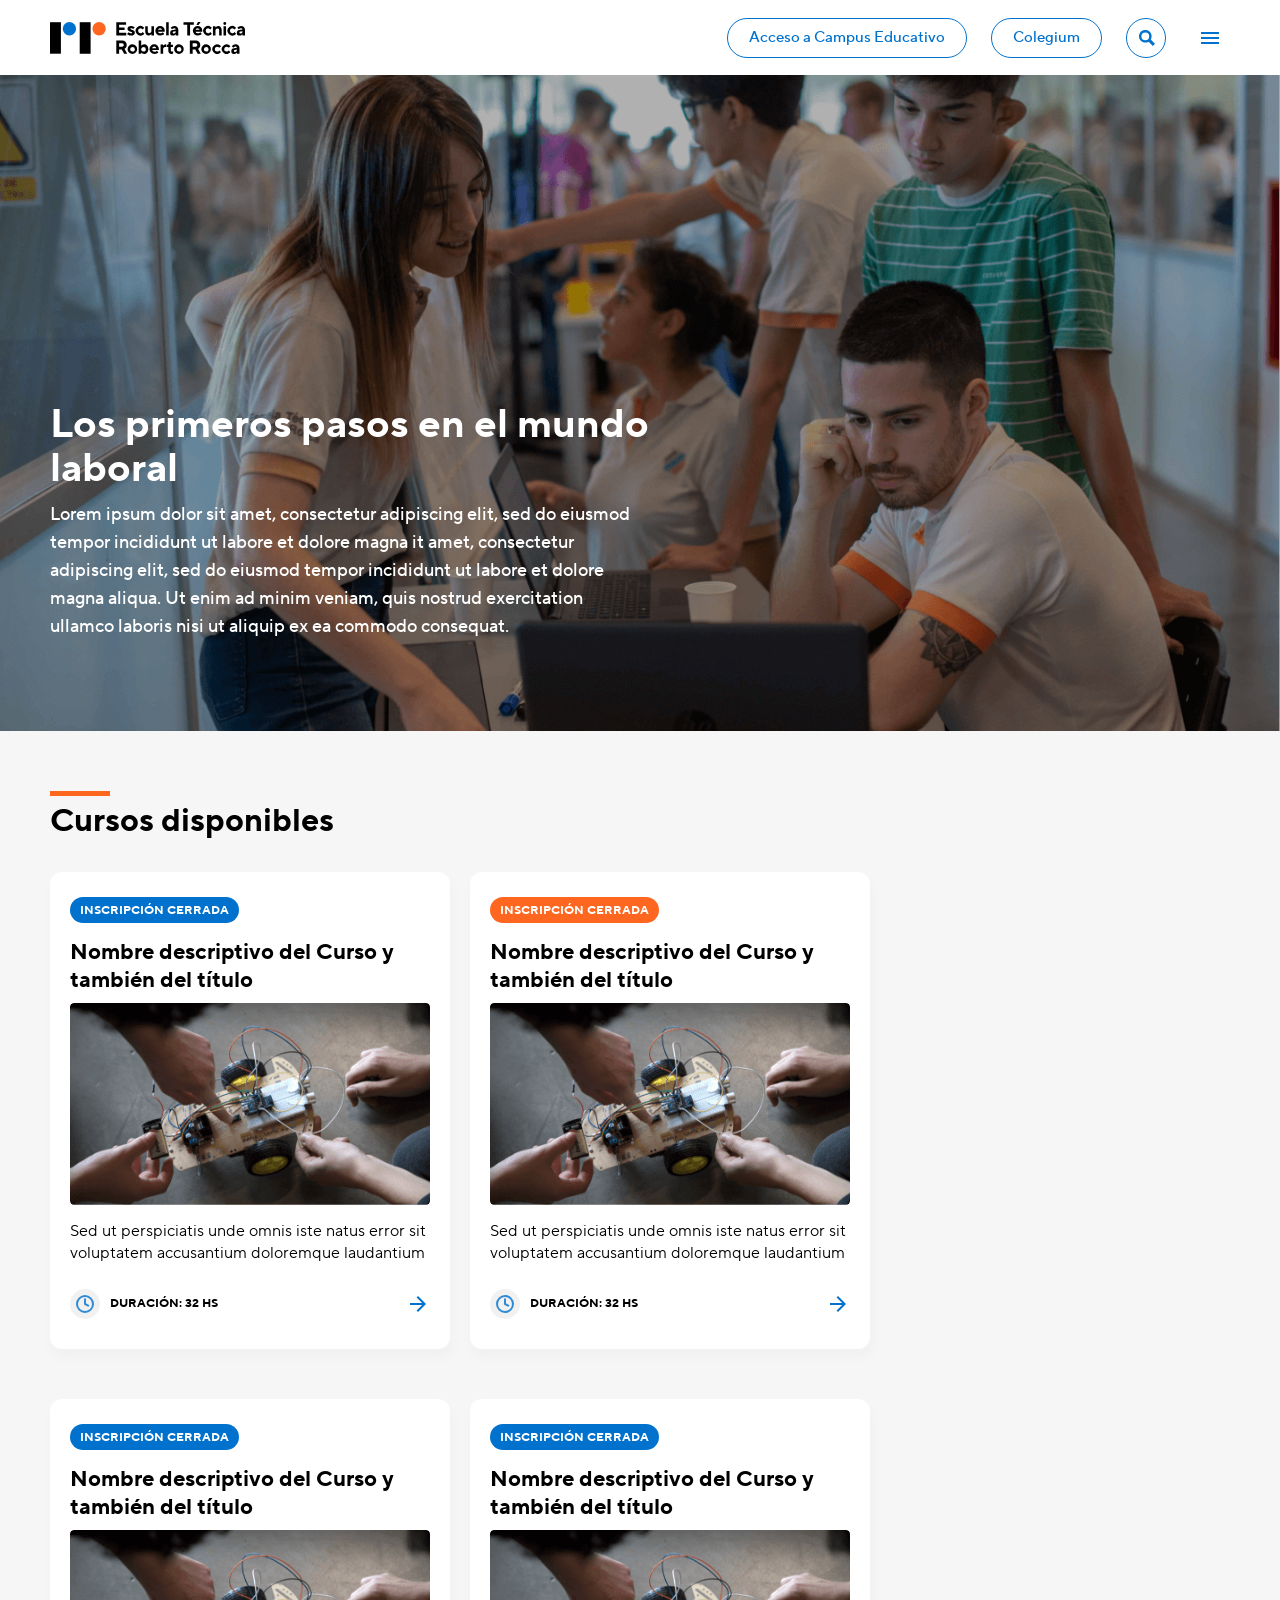
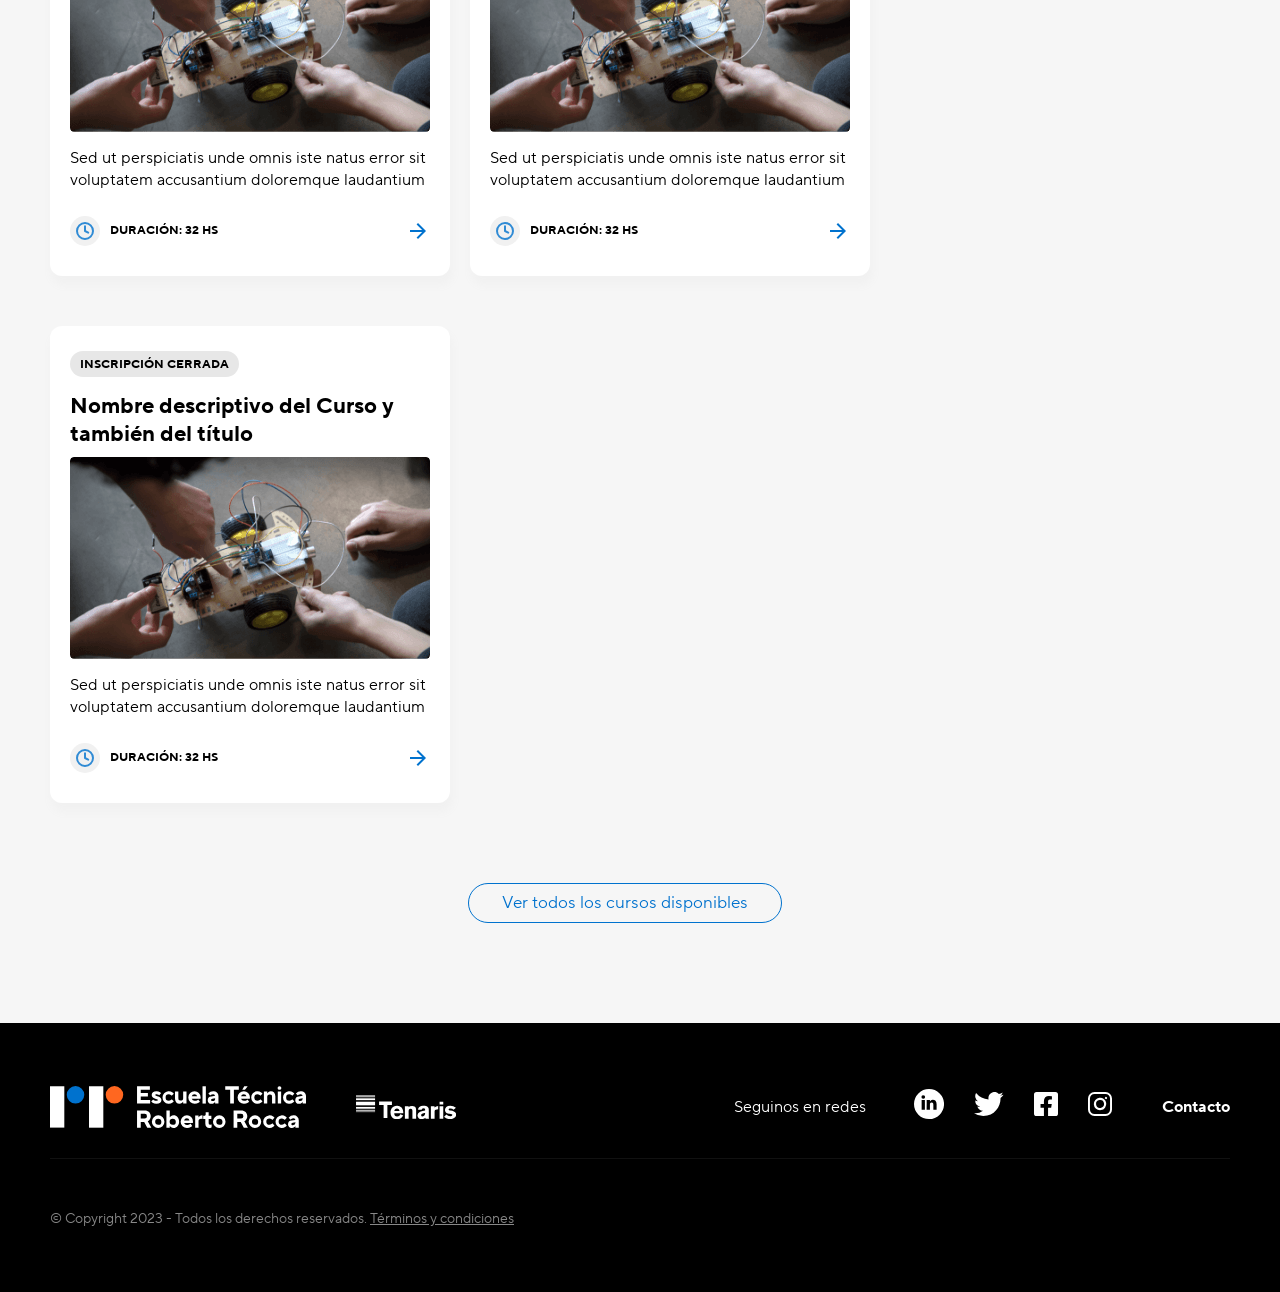
<file: cursos_de_formacion_profesional.html>
<!DOCTYPE html>
<html lang="en">
<head>
    <meta charset="UTF-8">
    <meta http-equiv="X-UA-Compatible" content="IE=edge">
    <meta name="viewport" content="width=device-width, initial-scale=1.0">
    <title>cursos de formacion profesional</title>
    <link rel="stylesheet" href="resources/css/swiper.css">
    <link rel="stylesheet" href="resources/css/cursos_de_formacion_profesional.css?7">
</head>
<body class="cursos_de_formacion_profesional">

    <header id="header_sticky" class="header_sticky">
        <div class="header_sticky_top">
            <div class="header_sticky_top_wrp">
                <div class=" header_sticky_izq">
                    <a class="header_sticky_izq_logo" title="Roberto Rocca"  href="index.html">
                        <svg xmlns="http://www.w3.org/2000/svg" width="195.627" height="32" viewBox="0 0 195.627 32">
                            <g id="Logo_Escuela_Tecnica_Roberto_Rocca" data-name="Logo Escuela Tecnica Roberto Rocca" transform="translate(0 0)">
                              <rect id="Rectángulo_23" data-name="Rectángulo 23" width="10.937" height="31.65" transform="translate(29.805 0.157)"/>
                              <path id="Trazado_85" data-name="Trazado 85" d="M170.953,6.7a6.7,6.7,0,1,1-6.7-6.7,6.7,6.7,0,0,1,6.7,6.7" transform="translate(-114.983 0)" fill="#ff6720"/>
                              <rect id="Rectángulo_25" data-name="Rectángulo 25" width="10.937" height="31.587" transform="translate(0 0.157)"/>
                              <path id="Trazado_86" data-name="Trazado 86" d="M60.763,6.7a6.7,6.7,0,1,1-6.7-6.7,6.7,6.7,0,0,1,6.7,6.7" transform="translate(-34.566 0)" fill="#0072ce"/>
                              <path id="Trazado_87" data-name="Trazado 87" d="M246.157.609V13.816h10V11.175h-7.17V8.344h5.472V5.8h-5.472V3.25h6.981V.609Z" transform="translate(-179.644 -0.444)"/>
                              <path id="Trazado_88" data-name="Trazado 88" d="M287.716,20.9a3,3,0,0,0,.66.528,3.254,3.254,0,0,0,1.792.51c.849,0,1.132-.283,1.132-.66,0-1.038-4.717-.849-4.717-3.868,0-1.509,1.321-2.83,3.679-2.83a5.166,5.166,0,0,1,2.679.717,4.408,4.408,0,0,1,.906.7l-1.509,1.6a3.114,3.114,0,0,0-.547-.377,3.033,3.033,0,0,0-1.529-.377c-.66,0-.943.283-.943.566,0,1.038,4.717.849,4.717,3.868,0,1.585-1.321,2.924-3.868,2.924a5.4,5.4,0,0,1-2.943-.849,4.519,4.519,0,0,1-1.019-.849Z" transform="translate(-208.873 -10.637)"/>
                              <path id="Trazado_89" data-name="Trazado 89" d="M326.361,22.31a4.056,4.056,0,0,1-.943.943,4.812,4.812,0,1,1,0-7.736,4.056,4.056,0,0,1,.943.943l-1.6,1.6a3.433,3.433,0,0,0-.6-.566,2.856,2.856,0,0,0-1.66-.566,2.455,2.455,0,0,0,0,4.906,2.856,2.856,0,0,0,1.66-.566,3.432,3.432,0,0,0,.6-.566Z" transform="translate(-231.775 -10.636)"/>
                              <path id="Trazado_90" data-name="Trazado 90" d="M353.559,15.273h2.547v5.189a1.6,1.6,0,0,0,1.7,1.792,1.959,1.959,0,0,0,1.981-2.075V15.273h2.547v9.245h-2.547V23.2h-.094a4.42,4.42,0,0,1-.7.755,3.188,3.188,0,0,1-2.038.755c-1.887,0-3.4-1.509-3.4-3.868Z" transform="translate(-258.026 -11.146)"/>
                              <path id="Trazado_91" data-name="Trazado 91" d="M397.891,18.442a2.145,2.145,0,0,0-4.151,0Zm2.075,4.245a4.761,4.761,0,0,1-1.019.755A5.98,5.98,0,0,1,396,24.2a4.812,4.812,0,1,1-.094-9.623,4.63,4.63,0,0,1,4.623,4.623,7.391,7.391,0,0,1-.056.811l-.038.321h-6.7a2.375,2.375,0,0,0,2.453,1.6,3.249,3.249,0,0,0,1.83-.509,2.434,2.434,0,0,0,.623-.529Z" transform="translate(-285.423 -10.636)"/>
                              <rect id="Rectángulo_28" data-name="Rectángulo 28" width="2.547" height="13.208" transform="translate(116.546 0.165)"/>
                              <path id="Trazado_92" data-name="Trazado 92" d="M451.69,19.857l-2.075.377c-.66.132-1.038.472-1.038.944,0,.585.377.943,1.132.943a1.959,1.959,0,0,0,1.981-2.075Zm0,3.019H451.6a3.855,3.855,0,0,1-.7.66,3.276,3.276,0,0,1-2.038.66,2.63,2.63,0,0,1-2.83-2.642,2.99,2.99,0,0,1,2.736-2.962l2.925-.528a1.478,1.478,0,0,0-1.6-1.226,2.43,2.43,0,0,0-1.528.528,2.813,2.813,0,0,0-.547.51l-1.51-1.509a4.979,4.979,0,0,1,3.774-1.793,3.711,3.711,0,0,1,3.962,3.679v5.755H451.69Z" transform="translate(-325.512 -10.636)"/>
                              <path id="Trazado_93" data-name="Trazado 93" d="M495.61.609V3.25h3.773V13.816h2.83V3.25h3.774V.609Z" transform="translate(-361.694 -0.444)"/>
                              <path id="Trazado_94" data-name="Trazado 94" d="M535.6.259h2.642l-2.076,2.83h-2.076Zm1.7,7.736a2.145,2.145,0,0,0-4.151,0Zm2.075,4.245a4.759,4.759,0,0,1-1.019.755,5.98,5.98,0,0,1-2.943.755,4.812,4.812,0,1,1-.094-9.622,4.63,4.63,0,0,1,4.623,4.623,7.39,7.39,0,0,1-.056.811l-.038.321h-6.7a2.375,2.375,0,0,0,2.453,1.6,3.25,3.25,0,0,0,1.83-.509,2.431,2.431,0,0,0,.623-.529Z" transform="translate(-387.16 -0.189)"/>
                              <path id="Trazado_95" data-name="Trazado 95" d="M577.217,22.31a4.064,4.064,0,0,1-.943.943,4.812,4.812,0,1,1,0-7.736,4.064,4.064,0,0,1,.943.943l-1.6,1.6a3.432,3.432,0,0,0-.6-.566,2.856,2.856,0,0,0-1.66-.566,2.455,2.455,0,0,0,0,4.906,2.856,2.856,0,0,0,1.66-.566,3.431,3.431,0,0,0,.6-.566Z" transform="translate(-414.849 -10.636)"/>
                              <path id="Trazado_96" data-name="Trazado 96" d="M604.932,14.764h2.547v1.321h.095a4.429,4.429,0,0,1,.7-.755,3.145,3.145,0,0,1,2.038-.755c1.887,0,3.4,1.509,3.4,3.868v5.566h-2.547V18.82a1.6,1.6,0,0,0-1.7-1.793,1.959,1.959,0,0,0-1.981,2.076v4.906h-2.547Z" transform="translate(-441.478 -10.637)"/>
                              <path id="Trazado_97" data-name="Trazado 97" d="M643.751,4.316H646.3v9.245h-2.547ZM645.034.259a1.446,1.446,0,0,1,1.453,1.415,1.463,1.463,0,0,1-1.472,1.415,1.446,1.446,0,0,1-1.453-1.415A1.463,1.463,0,0,1,645.034.259" transform="translate(-469.67 -0.189)"/>
                              <path id="Trazado_98" data-name="Trazado 98" d="M667.251,22.31a4.064,4.064,0,0,1-.943.943,4.812,4.812,0,1,1,0-7.736,4.064,4.064,0,0,1,.943.943l-1.6,1.6a3.428,3.428,0,0,0-.6-.566,2.856,2.856,0,0,0-1.66-.566,2.455,2.455,0,0,0,0,4.906,2.856,2.856,0,0,0,1.66-.566,3.427,3.427,0,0,0,.6-.566Z" transform="translate(-480.555 -10.636)"/>
                              <path id="Trazado_99" data-name="Trazado 99" d="M699.285,19.857l-2.075.377c-.66.132-1.038.472-1.038.944,0,.585.378.943,1.132.943a1.959,1.959,0,0,0,1.981-2.075Zm0,3.019h-.094a3.849,3.849,0,0,1-.7.66,3.275,3.275,0,0,1-2.038.66,2.63,2.63,0,0,1-2.83-2.642,2.99,2.99,0,0,1,2.736-2.962l2.925-.528a1.478,1.478,0,0,0-1.6-1.226,2.431,2.431,0,0,0-1.528.528,2.818,2.818,0,0,0-.547.51l-1.51-1.509a4.979,4.979,0,0,1,3.774-1.793,3.711,3.711,0,0,1,3.962,3.679v5.755h-2.547Z" transform="translate(-506.206 -10.636)"/>
                              <path id="Trazado_100" data-name="Trazado 100" d="M251.912,75.077a1.792,1.792,0,1,0,0-3.585h-2.924v3.585Zm-5.754-6.226h5.849a4.261,4.261,0,0,1,4.622,4.434,4.2,4.2,0,0,1-1.132,3.075,3.414,3.414,0,0,1-1.132.793l2.736,4.906h-3.113l-2.358-4.34h-2.642v4.34h-2.83Z" transform="translate(-179.645 -50.247)"/>
                              <path id="Trazado_101" data-name="Trazado 101" d="M295.32,87.628a2.36,2.36,0,1,0-2.359,2.453,2.359,2.359,0,0,0,2.359-2.453m-2.359-4.811a4.812,4.812,0,1,1-4.906,4.811,4.852,4.852,0,0,1,4.906-4.811" transform="translate(-210.223 -60.439)"/>
                              <path id="Trazado_102" data-name="Trazado 102" d="M336.427,77.436a2.36,2.36,0,1,0-2.359,2.453,2.359,2.359,0,0,0,2.359-2.453m-7.17-8.585H331.8v5.283h.095a3.38,3.38,0,0,1,.717-.755,3.574,3.574,0,0,1,2.207-.755c2.189,0,4.151,2,4.151,4.811,0,2.83-1.962,4.811-4.151,4.811a3.574,3.574,0,0,1-2.207-.755,3.379,3.379,0,0,1-.717-.755H331.8v1.321h-2.547Z" transform="translate(-240.29 -50.247)"/>
                              <path id="Trazado_103" data-name="Trazado 103" d="M376.2,86.685a2.145,2.145,0,0,0-4.151,0Zm2.075,4.245a4.753,4.753,0,0,1-1.019.755,5.98,5.98,0,0,1-2.943.755,4.812,4.812,0,1,1-.094-9.622,4.63,4.63,0,0,1,4.623,4.623,7.375,7.375,0,0,1-.056.811l-.038.321h-6.7a2.375,2.375,0,0,0,2.453,1.6,3.249,3.249,0,0,0,1.83-.509,2.436,2.436,0,0,0,.623-.528Z" transform="translate(-269.595 -60.439)"/>
                              <path id="Trazado_104" data-name="Trazado 104" d="M410.612,83.007h2.547v1.321h.095a4.419,4.419,0,0,1,.7-.755,3.145,3.145,0,0,1,2.038-.755h.189v2.736l-.208-.038a4.438,4.438,0,0,0-.641-.057,2.216,2.216,0,0,0-2.17,2.453v4.339h-2.547Z" transform="translate(-299.663 -60.44)"/>
                              <path id="Trazado_105" data-name="Trazado 105" d="M434.911,78.928h-1.6V76.569h.849c.7,0,1.038-.377,1.038-1.132v-1.7h2.264v2.83h2.076v2.358h-2.076v3.113a1.168,1.168,0,0,0,1.226,1.321,2.8,2.8,0,0,0,.736-.094,1.426,1.426,0,0,0,.3-.094v2.358c-.151.057-.321.094-.491.151a5.232,5.232,0,0,1-1.208.132c-1.887,0-3.113-1.208-3.113-3.4Z" transform="translate(-316.225 -53.814)"/>
                              <path id="Trazado_106" data-name="Trazado 106" d="M468.156,87.628a2.36,2.36,0,1,0-2.359,2.453,2.359,2.359,0,0,0,2.359-2.453M465.8,82.817a4.812,4.812,0,1,1-4.906,4.811,4.852,4.852,0,0,1,4.906-4.811" transform="translate(-336.358 -60.439)"/>
                              <path id="Trazado_107" data-name="Trazado 107" d="M524.956,75.077a1.792,1.792,0,0,0,0-3.585h-2.925v3.585ZM519.2,68.851h5.849a4.261,4.261,0,0,1,4.622,4.434,4.2,4.2,0,0,1-1.132,3.075,3.413,3.413,0,0,1-1.132.793l2.736,4.906h-3.113l-2.358-4.34h-2.641v4.34H519.2Z" transform="translate(-378.912 -50.247)"/>
                              <path id="Trazado_108" data-name="Trazado 108" d="M569.062,87.628a2.36,2.36,0,1,0-2.359,2.453,2.359,2.359,0,0,0,2.359-2.453M566.7,82.817a4.812,4.812,0,1,1-4.906,4.811,4.852,4.852,0,0,1,4.906-4.811" transform="translate(-409.998 -60.439)"/>
                              <path id="Trazado_109" data-name="Trazado 109" d="M611.073,90.553a4.066,4.066,0,0,1-.943.943,4.812,4.812,0,1,1,0-7.736,4.061,4.061,0,0,1,.943.943l-1.6,1.6a3.45,3.45,0,0,0-.6-.566,2.858,2.858,0,0,0-1.66-.566,2.455,2.455,0,0,0,0,4.906,2.856,2.856,0,0,0,1.66-.566,3.428,3.428,0,0,0,.6-.566Z" transform="translate(-439.556 -60.439)"/>
                              <path id="Trazado_110" data-name="Trazado 110" d="M645.99,90.553a4.061,4.061,0,0,1-.943.943,4.812,4.812,0,1,1,0-7.736,4.057,4.057,0,0,1,.943.943l-1.6,1.6a3.46,3.46,0,0,0-.6-.566,2.859,2.859,0,0,0-1.66-.566,2.455,2.455,0,0,0,0,4.906,2.857,2.857,0,0,0,1.66-.566,3.438,3.438,0,0,0,.6-.566Z" transform="translate(-465.038 -60.439)"/>
                              <path id="Trazado_111" data-name="Trazado 111" d="M678.84,88.1l-2.076.377c-.66.132-1.038.472-1.038.944,0,.585.378.943,1.132.943a1.959,1.959,0,0,0,1.981-2.075Zm0,3.019h-.094a3.856,3.856,0,0,1-.7.66,3.275,3.275,0,0,1-2.038.66,2.63,2.63,0,0,1-2.83-2.641,2.989,2.989,0,0,1,2.736-2.962l2.925-.529a1.478,1.478,0,0,0-1.6-1.226,2.429,2.429,0,0,0-1.528.529,2.809,2.809,0,0,0-.547.509l-1.51-1.509a4.979,4.979,0,0,1,3.774-1.793,3.71,3.71,0,0,1,3.962,3.679v5.755H678.84Z" transform="translate(-491.285 -60.439)"/>
                            </g>
                          </svg>
                    </a>
                </div>
                <div class="header_sticky_der">
                    <a class="header_sticky_der_campus" title="Acceder al campus"  href="#"><span>Acceso a</span>Campus<span>Educativo</span></a>
                    <a class="header_sticky_der_campus" title="Colegium"  href="#"> <span>Colegium</span> </a>
                    <div class="header_sticky_der_buscador">
                        <button><svg class="header_sticky_der_buscador_svg" xmlns="http://www.w3.org/2000/svg" width="16" height="16" viewBox="0 0 16 16">
                            <path id="Icon_map-search" data-name="Icon map-search" d="M13.148,11.019a6.328,6.328,0,1,0-2.13,2.128l4.293,4.293,2.129-2.13Zm-5.395.64a3.9,3.9,0,1,1,3.905-3.9,3.91,3.91,0,0,1-3.905,3.9Z" transform="translate(-1.44 -1.44)" fill="#070707"/>
                          </svg></button>
                          <input class="header_der_buscador_input" type="text" placeholder="Buscar">                           
                    </div>
                    <button title="Abrir menú" aria-label="Abrir menú" id="hamburguesa" class="header_sticky_der_hamburguesa">
                        <div class="header_sticky_der_hamburguesa_linea"></div>
                        <div class="header_sticky_der_hamburguesa_linea"></div>
                        <div class="header_sticky_der_hamburguesa_linea"></div>
                    </button>
            
                </div>
            </div>
        </div>
    </header>

    <main class="padding_main">

        <div class="container">
            <div id="menu" class="menu_wrp">
                <button class="menu_close2" aria-label="Cerrar menú" title="Cerrar menú">
                    <svg id="close2" class="menu_close" xmlns="http://www.w3.org/2000/svg" width="41" height="41" viewBox="0 0 41 41">
                        <g id="Grupo_23356" data-name="Grupo 23356" transform="translate(-1257 -41)">
                          <g id="Componente_186_2" data-name="Componente 186 – 2" transform="translate(1257 41)">
                            <circle id="Elipse_1" data-name="Elipse 1" cx="20.5" cy="20.5" r="20.5" fill="#f1f1f1"/>
                            <g id="Elipse_387" data-name="Elipse 387" fill="none" stroke="#fff" stroke-width="1">
                              <circle cx="20.5" cy="20.5" r="20.5" stroke="none"/>
                              <circle cx="20.5" cy="20.5" r="20" fill="none"/>
                            </g>
                            <g id="Grupo_23094" data-name="Grupo 23094" transform="translate(-1258.5 -41.5)">
                              <rect id="Rectángulo_57696" data-name="Rectángulo 57696" width="18" height="2" transform="translate(1271.929 67.657) rotate(-45)"/>
                              <rect id="Rectángulo_57697" data-name="Rectángulo 57697" width="18" height="2" transform="translate(1284.657 69.071) rotate(-135)"/>
                            </g>
                            <g id="menu_black_24dp" transform="translate(17)">
                              <path id="Trazado_8094" data-name="Trazado 8094" d="M0,0H24V24H0Z" fill="none"/>
                            </g>
                          </g>
                        </g>
                    </svg> 
                </button>
                <nav class="menu">
                    <svg id="close" class="menu_close" xmlns="http://www.w3.org/2000/svg" width="32" height="32" viewBox="0 0 32 32">
                        <g id="Grupo_23142" data-name="Grupo 23142" transform="translate(-316 -10)">
                        <g id="Elipse_1" data-name="Elipse 1" transform="translate(316 10)" fill="none" stroke="#fff" stroke-width="1">
                            <circle cx="16" cy="16" r="16" stroke="none"/>
                            <circle cx="16" cy="16" r="15.5" fill="none"/>
                        </g>
                        <g id="Grupo_23094" data-name="Grupo 23094" transform="translate(325 19)">
                            <rect id="Rectángulo_57696" data-name="Rectángulo 57696" width="18" height="2" transform="translate(0 12.728) rotate(-45)" fill="#fff"/>
                            <rect id="Rectángulo_57697" data-name="Rectángulo 57697" width="18" height="2" transform="translate(12.729 14.143) rotate(-135)" fill="#fff"/>
                        </g>
                        </g>
                    </svg>
                    <a id="primerboton" class="menu_btn" href="#" title="Inicio">
                        <p>Inicio</p>
                    </a>
                    <a id="segundoboton" class="menu_btn" href="#" title="Nuestra escuela">
                        <p>Nuestra escuela</p>
                    </a>  
                    <a class="menu_btn" href="#" title="Nuestro equipo">
                        <p>Nuestro equipo</p>
                    </a>
                    <a class="menu_btn" href="#" title="Proeceso de admisíon">
                        <p>Proeceso de admisíon</p>
                    </a>
                    <a class="menu_btn" href="#" title="Prácticas profesionalizantes">
                        <p>Prácticas profesionalizantes</p>
                    </a>
                    <a class="menu_btn" href="#" title="Cursos de formación profesional">
                        <p>Cursos de formación profesional</p>
                    </a>
                    <a class="menu_btn" href="#" title="Contacto">
                        <p>Contacto</p>
                    </a>
                    <a class="menu_btn" href="#" title="Preguntas frecuentes">
                        <p>Preguntas frecuentes</p>
                    </a>

                    <div class="menu_campus_wrp">
                        <a class="menu_campus" title="Acceder al campus"  href="#"> <span>Acceso a </span> Campus <span> Educativo </span> </a>
                        <a class="menu_campus" title="Colegium"  href="#"> <span> Colegium </span> </a>
                    </div>

                    <div class="menu_buscar">
                        <input class="menu_buscar_input" placeholder="Buscar">
                        <a title="Buscar en todo el sitio"  href="#"> <svg xmlns="http://www.w3.org/2000/svg" width="20" height="20" viewBox="0 0 23.523 23.523">
                            <path id="Icon_map-search" data-name="Icon map-search" d="M18.653,15.523a9.3,9.3,0,1,0-3.132,3.129l6.312,6.311,3.13-3.132Zm-7.931.941a5.739,5.739,0,1,1,5.742-5.736,5.748,5.748,0,0,1-5.742,5.736Z" transform="translate(-1.44 -1.44)" fill="#fff"/>
                        </svg></a>
                    </div>
                    
                    <div class="menu_redes">
                        <p>Seguinos en redes</p>
                        <div class="menu_redes_wrp">
                            <a href="#"><svg id="facebook-logo" xmlns="http://www.w3.org/2000/svg" width="14.916" height="27.589" viewBox="0 0 14.916 27.589">
                                <path id="Trazado_2045" data-name="Trazado 2045" d="M36.432.006,32.854,0c-4.019,0-6.617,2.665-6.617,6.79V9.92h-3.6a.563.563,0,0,0-.563.563v4.536a.563.563,0,0,0,.563.563h3.6V27.027a.562.562,0,0,0,.563.563h4.693a.563.563,0,0,0,.563-.563V15.581h4.206a.562.562,0,0,0,.563-.563l0-4.536a.563.563,0,0,0-.563-.563H32.055V7.267c0-1.276.3-1.923,1.966-1.923h2.41a.562.562,0,0,0,.562-.563V.568A.563.563,0,0,0,36.432.006Z" transform="translate(-22.077)" fill="#0072ce"/>
                              </svg>
                            </a>
                            <a href="#"><svg id="twitter-2" xmlns="http://www.w3.org/2000/svg" width="31.579" height="25.658" viewBox="0 0 31.579 25.658">
                                <g id="Grupo_506" data-name="Grupo 506" transform="translate(0)">
                                  <path id="Trazado_2044" data-name="Trazado 2044" d="M31.579,51.038a13.5,13.5,0,0,1-3.73,1.022A6.438,6.438,0,0,0,30.7,48.482a12.938,12.938,0,0,1-4.105,1.567,6.474,6.474,0,0,0-11.2,4.427,6.666,6.666,0,0,0,.15,1.476A18.325,18.325,0,0,1,2.2,49.18a6.476,6.476,0,0,0,1.99,8.653,6.393,6.393,0,0,1-2.925-.8v.071A6.5,6.5,0,0,0,6.45,63.468a6.461,6.461,0,0,1-1.7.213,5.725,5.725,0,0,1-1.226-.111,6.536,6.536,0,0,0,6.049,4.51,13.008,13.008,0,0,1-8.027,2.761A12.126,12.126,0,0,1,0,70.753a18.226,18.226,0,0,0,9.932,2.905c11.913,0,18.427-9.869,18.427-18.423,0-.286-.01-.563-.024-.837A12.915,12.915,0,0,0,31.579,51.038Z" transform="translate(0 -48)" fill="#0072ce"/>
                                </g>
                              </svg>
                            </a>
                            <a href="#"><svg id="instagram_logo" xmlns="http://www.w3.org/2000/svg" width="27.766" height="27.766" viewBox="0 0 27.766 27.766">
                                <g id="Grupo_501" data-name="Grupo 501">
                                  <g id="Grupo_500" data-name="Grupo 500">
                                    <path id="Trazado_2041" data-name="Trazado 2041" d="M20.264,0H7.5A7.511,7.511,0,0,0,0,7.5V20.264a7.511,7.511,0,0,0,7.5,7.5H20.264a7.511,7.511,0,0,0,7.5-7.5V7.5A7.511,7.511,0,0,0,20.264,0Zm5.259,20.264a5.265,5.265,0,0,1-5.259,5.259H7.5a5.265,5.265,0,0,1-5.259-5.259V7.5A5.265,5.265,0,0,1,7.5,2.243H20.264A5.265,5.265,0,0,1,25.523,7.5Z" fill="#0072ce"/>
                                  </g>
                                </g>
                                <g id="Grupo_503" data-name="Grupo 503" transform="translate(7.711 7.602)">
                                  <g id="Grupo_502" data-name="Grupo 502">
                                    <path id="Trazado_2042" data-name="Trazado 2042" d="M154.571,145.484a6.225,6.225,0,1,0-6.172,7.141,6.311,6.311,0,0,0,.926-.069,6.226,6.226,0,0,0,5.246-7.072ZM149,150.337a3.983,3.983,0,1,1,3.356-4.524A3.956,3.956,0,0,1,149,150.337Z" transform="translate(-142.185 -140.171)" fill="#0072ce"/>
                                  </g>
                                </g>
                                <g id="Grupo_505" data-name="Grupo 505" transform="translate(19.78 5.743)">
                                  <g id="Grupo_504" data-name="Grupo 504">
                                    <path id="Trazado_2043" data-name="Trazado 2043" d="M366.656,106.222a1.122,1.122,0,1,0,.329.793A1.13,1.13,0,0,0,366.656,106.222Z" transform="translate(-364.741 -105.893)" fill="#0072ce"/>
                                  </g>
                                </g>
                              </svg>
                            </a>
                            <a href="#"><svg xmlns="http://www.w3.org/2000/svg" width="28.509" height="28.509" viewBox="0 0 28.509 28.509">
                                <path id="Trazado_2453" data-name="Trazado 2453" d="M21.353,7.1A14.255,14.255,0,1,0,35.607,21.353,14.255,14.255,0,0,0,21.353,7.1ZM17.427,26.9H14.345V17.624h3.082ZM15.886,16.358h-.021a1.607,1.607,0,1,1,.041-3.2,1.607,1.607,0,1,1-.02,3.2ZM28.544,26.9H25.461V21.935c0-1.246-.446-2.1-1.562-2.1a1.687,1.687,0,0,0-1.582,1.127,2.11,2.11,0,0,0-.1.752V26.9H19.132s.041-8.4,0-9.273h3.083v1.314a3.061,3.061,0,0,1,2.779-1.532c2.029,0,3.55,1.325,3.55,4.173V26.9Z" transform="translate(-7.098 -7.098)" fill="#0072ce"/>
                              </svg>
                            </a>
                        </div>
                    </div>
                </nav>
            </div>
        </div>

        <section class="modulo1">
            <div id="quienes_somos"></div>
            <div class="modulo1_picture">
                <div class="modulo1_picture_mascara"></div>
                <img class="modulo1_img" src="./resources/img/modulo1_practicas_profesionalizantes.png" alt="practicas profesionalizantes">
            </div>
            <div class="modulo1_txt">
                <div class="modulo1_gradient"></div>
                <div class="modulo1_txt_wrp">
                    <h1>Los primeros pasos en el mundo laboral</h1>
                    <p>Lorem ipsum dolor sit amet, consectetur adipiscing elit, sed do eiusmod tempor incididunt ut labore et dolore magna it amet, consectetur adipiscing elit, sed do eiusmod tempor incididunt ut labore et dolore magna aliqua. Ut enim ad minim veniam, quis nostrud exercitation ullamco laboris nisi ut aliquip ex ea commodo consequat.</p>    
                </div>
            </div>
        </section>

        <section class="modulo_tarjetas">
          <div class="modulo_tarjetas_wrp">

            <div class="generic_title">
              <svg xmlns="http://www.w3.org/2000/svg" width="60" height="5" viewBox="0 0 60 5">
                <line id="Línea_2767" data-name="Línea 2767" x2="60" transform="translate(0 2.5)" fill="none" stroke="#ff6720" stroke-width="5"/>
              </svg>
              <h2>Cursos disponibles</h1>
            </div>
  
            <div class="modulo_tarjetas_articulo_wrp">

              <article class="modulo_tarjetas_articulo">
                <a class="modulo_tarjetas_articulo_btn estado1" href="#">inscripción cerrada</a>
                <h2>Nombre descriptivo del Curso y también del título</h2>
                <div class="modulo_tarjetas_articulo_picture">
                  <img src="./resources/img/article_img.png" alt="Imagen articulo">
                </div>
                <p>Sed ut perspiciatis unde omnis iste natus error sit voluptatem accusantium doloremque laudantium</p>
                <div class="modulo_tarjetas_articulo_bottom">
                  <div class="modulo_tarjetas_articulo_bottom_duracion">
                    <svg xmlns="http://www.w3.org/2000/svg" width="30" height="30" viewBox="0 0 30 30">
                      <g id="Grupo_23841" data-name="Grupo 23841" transform="translate(-297 -1421)">
                        <g id="Grupo_23840" data-name="Grupo 23840" transform="translate(297 1421)">
                          <g id="Grupo_23842" data-name="Grupo 23842">
                            <rect id="Rectángulo_58014" data-name="Rectángulo 58014" width="30" height="30" rx="15" fill="#f1f1f1"/>
                          </g>
                          <g id="Icon_feather-clock" data-name="Icon feather-clock" transform="translate(4 4)" opacity="0.8">
                            <path id="Trazado_9059" data-name="Trazado 9059" d="M19,11a8,8,0,1,1-8-8A8,8,0,0,1,19,11Z" fill="none" stroke="#0072ce" stroke-linecap="round" stroke-linejoin="round" stroke-width="2"/>
                            <path id="Trazado_9060" data-name="Trazado 9060" d="M18,9v4.8l3.2,1.6" transform="translate(-7 -2.8)" fill="none" stroke="#0072ce" stroke-linecap="round" stroke-linejoin="round" stroke-width="2"/>
                          </g>
                        </g>
                      </g>
                    </svg>                  
                  <p>Duración: 32 Hs</p>                  
                  </div>
                  <svg id="arrow_forward_black_24dp_2_" data-name="arrow_forward_black_24dp (2)" xmlns="http://www.w3.org/2000/svg" width="24" height="24" viewBox="0 0 24 24">
                    <path id="Trazado_8316" data-name="Trazado 8316" d="M0,0H24V24H0Z" fill="none"/>
                    <path id="Trazado_8317" data-name="Trazado 8317" d="M12,4,10.59,5.41,16.17,11H4v2H16.17l-5.58,5.59L12,20l8-8Z" fill="#0072ce"/>
                  </svg>                
                </div>
                <a href="#" class="modulo_tarjetas_articulo_link"></a>
              </article>

              <article class="modulo_tarjetas_articulo">
                <a class="modulo_tarjetas_articulo_btn estado2" href="#">inscripción cerrada</a>
                <h2>Nombre descriptivo del Curso y también del título</h2>
                <div class="modulo_tarjetas_articulo_picture">
                  <img src="./resources/img/article_img.png" alt="Imagen articulo">
                </div>
                <p>Sed ut perspiciatis unde omnis iste natus error sit voluptatem accusantium doloremque laudantium</p>
                <div class="modulo_tarjetas_articulo_bottom">
                  <div class="modulo_tarjetas_articulo_bottom_duracion">
                    <svg xmlns="http://www.w3.org/2000/svg" width="30" height="30" viewBox="0 0 30 30">
                      <g id="Grupo_23841" data-name="Grupo 23841" transform="translate(-297 -1421)">
                        <g id="Grupo_23840" data-name="Grupo 23840" transform="translate(297 1421)">
                          <g id="Grupo_23842" data-name="Grupo 23842">
                            <rect id="Rectángulo_58014" data-name="Rectángulo 58014" width="30" height="30" rx="15" fill="#f1f1f1"/>
                          </g>
                          <g id="Icon_feather-clock" data-name="Icon feather-clock" transform="translate(4 4)" opacity="0.8">
                            <path id="Trazado_9059" data-name="Trazado 9059" d="M19,11a8,8,0,1,1-8-8A8,8,0,0,1,19,11Z" fill="none" stroke="#0072ce" stroke-linecap="round" stroke-linejoin="round" stroke-width="2"/>
                            <path id="Trazado_9060" data-name="Trazado 9060" d="M18,9v4.8l3.2,1.6" transform="translate(-7 -2.8)" fill="none" stroke="#0072ce" stroke-linecap="round" stroke-linejoin="round" stroke-width="2"/>
                          </g>
                        </g>
                      </g>
                    </svg>                  
                  <p>Duración: 32 Hs</p>                  
                  </div>
                  <svg id="arrow_forward_black_24dp_2_" data-name="arrow_forward_black_24dp (2)" xmlns="http://www.w3.org/2000/svg" width="24" height="24" viewBox="0 0 24 24">
                    <path id="Trazado_8316" data-name="Trazado 8316" d="M0,0H24V24H0Z" fill="none"/>
                    <path id="Trazado_8317" data-name="Trazado 8317" d="M12,4,10.59,5.41,16.17,11H4v2H16.17l-5.58,5.59L12,20l8-8Z" fill="#0072ce"/>
                  </svg>                
                </div>
                <a href="#" class="modulo_tarjetas_articulo_link"></a>
              </article>

              <article class="modulo_tarjetas_articulo">
                <a class="modulo_tarjetas_articulo_btn estado1" href="#">inscripción cerrada</a>
                <h2>Nombre descriptivo del Curso y también del título</h2>
                <div class="modulo_tarjetas_articulo_picture">
                  <img src="./resources/img/article_img.png" alt="Imagen articulo">
                </div>
                <p>Sed ut perspiciatis unde omnis iste natus error sit voluptatem accusantium doloremque laudantium</p>
                <div class="modulo_tarjetas_articulo_bottom">
                  <div class="modulo_tarjetas_articulo_bottom_duracion">
                    <svg xmlns="http://www.w3.org/2000/svg" width="30" height="30" viewBox="0 0 30 30">
                      <g id="Grupo_23841" data-name="Grupo 23841" transform="translate(-297 -1421)">
                        <g id="Grupo_23840" data-name="Grupo 23840" transform="translate(297 1421)">
                          <g id="Grupo_23842" data-name="Grupo 23842">
                            <rect id="Rectángulo_58014" data-name="Rectángulo 58014" width="30" height="30" rx="15" fill="#f1f1f1"/>
                          </g>
                          <g id="Icon_feather-clock" data-name="Icon feather-clock" transform="translate(4 4)" opacity="0.8">
                            <path id="Trazado_9059" data-name="Trazado 9059" d="M19,11a8,8,0,1,1-8-8A8,8,0,0,1,19,11Z" fill="none" stroke="#0072ce" stroke-linecap="round" stroke-linejoin="round" stroke-width="2"/>
                            <path id="Trazado_9060" data-name="Trazado 9060" d="M18,9v4.8l3.2,1.6" transform="translate(-7 -2.8)" fill="none" stroke="#0072ce" stroke-linecap="round" stroke-linejoin="round" stroke-width="2"/>
                          </g>
                        </g>
                      </g>
                    </svg>                  
                  <p>Duración: 32 Hs</p>                  
                  </div>
                  <svg id="arrow_forward_black_24dp_2_" data-name="arrow_forward_black_24dp (2)" xmlns="http://www.w3.org/2000/svg" width="24" height="24" viewBox="0 0 24 24">
                    <path id="Trazado_8316" data-name="Trazado 8316" d="M0,0H24V24H0Z" fill="none"/>
                    <path id="Trazado_8317" data-name="Trazado 8317" d="M12,4,10.59,5.41,16.17,11H4v2H16.17l-5.58,5.59L12,20l8-8Z" fill="#0072ce"/>
                  </svg>                
                </div>
                <a href="#" class="modulo_tarjetas_articulo_link"></a>
              </article>

              <article class="modulo_tarjetas_articulo">
                <a class="modulo_tarjetas_articulo_btn estado1" href="#">inscripción cerrada</a>
                <h2>Nombre descriptivo del Curso y también del título</h2>
                <div class="modulo_tarjetas_articulo_picture">
                  <img src="./resources/img/article_img.png" alt="Imagen articulo">
                </div>
                <p>Sed ut perspiciatis unde omnis iste natus error sit voluptatem accusantium doloremque laudantium</p>
                <div class="modulo_tarjetas_articulo_bottom">
                  <div class="modulo_tarjetas_articulo_bottom_duracion">
                    <svg xmlns="http://www.w3.org/2000/svg" width="30" height="30" viewBox="0 0 30 30">
                      <g id="Grupo_23841" data-name="Grupo 23841" transform="translate(-297 -1421)">
                        <g id="Grupo_23840" data-name="Grupo 23840" transform="translate(297 1421)">
                          <g id="Grupo_23842" data-name="Grupo 23842">
                            <rect id="Rectángulo_58014" data-name="Rectángulo 58014" width="30" height="30" rx="15" fill="#f1f1f1"/>
                          </g>
                          <g id="Icon_feather-clock" data-name="Icon feather-clock" transform="translate(4 4)" opacity="0.8">
                            <path id="Trazado_9059" data-name="Trazado 9059" d="M19,11a8,8,0,1,1-8-8A8,8,0,0,1,19,11Z" fill="none" stroke="#0072ce" stroke-linecap="round" stroke-linejoin="round" stroke-width="2"/>
                            <path id="Trazado_9060" data-name="Trazado 9060" d="M18,9v4.8l3.2,1.6" transform="translate(-7 -2.8)" fill="none" stroke="#0072ce" stroke-linecap="round" stroke-linejoin="round" stroke-width="2"/>
                          </g>
                        </g>
                      </g>
                    </svg>                  
                  <p>Duración: 32 Hs</p>                  
                  </div>
                  <svg id="arrow_forward_black_24dp_2_" data-name="arrow_forward_black_24dp (2)" xmlns="http://www.w3.org/2000/svg" width="24" height="24" viewBox="0 0 24 24">
                    <path id="Trazado_8316" data-name="Trazado 8316" d="M0,0H24V24H0Z" fill="none"/>
                    <path id="Trazado_8317" data-name="Trazado 8317" d="M12,4,10.59,5.41,16.17,11H4v2H16.17l-5.58,5.59L12,20l8-8Z" fill="#0072ce"/>
                  </svg>                
                </div>
                <a href="#" class="modulo_tarjetas_articulo_link"></a>
              </article>

              <article class="modulo_tarjetas_articulo">
                <a class="modulo_tarjetas_articulo_btn estado3" href="#">inscripción cerrada</a>
                <h2>Nombre descriptivo del Curso y también del título</h2>
                <div class="modulo_tarjetas_articulo_picture">
                  <img src="./resources/img/article_img.png" alt="Imagen articulo">
                </div>
                <p>Sed ut perspiciatis unde omnis iste natus error sit voluptatem accusantium doloremque laudantium</p>
                <div class="modulo_tarjetas_articulo_bottom">
                  <div class="modulo_tarjetas_articulo_bottom_duracion">
                    <svg xmlns="http://www.w3.org/2000/svg" width="30" height="30" viewBox="0 0 30 30">
                      <g id="Grupo_23841" data-name="Grupo 23841" transform="translate(-297 -1421)">
                        <g id="Grupo_23840" data-name="Grupo 23840" transform="translate(297 1421)">
                          <g id="Grupo_23842" data-name="Grupo 23842">
                            <rect id="Rectángulo_58014" data-name="Rectángulo 58014" width="30" height="30" rx="15" fill="#f1f1f1"/>
                          </g>
                          <g id="Icon_feather-clock" data-name="Icon feather-clock" transform="translate(4 4)" opacity="0.8">
                            <path id="Trazado_9059" data-name="Trazado 9059" d="M19,11a8,8,0,1,1-8-8A8,8,0,0,1,19,11Z" fill="none" stroke="#0072ce" stroke-linecap="round" stroke-linejoin="round" stroke-width="2"/>
                            <path id="Trazado_9060" data-name="Trazado 9060" d="M18,9v4.8l3.2,1.6" transform="translate(-7 -2.8)" fill="none" stroke="#0072ce" stroke-linecap="round" stroke-linejoin="round" stroke-width="2"/>
                          </g>
                        </g>
                      </g>
                    </svg>                  
                  <p>Duración: 32 Hs</p>                  
                  </div>
                  <svg id="arrow_forward_black_24dp_2_" data-name="arrow_forward_black_24dp (2)" xmlns="http://www.w3.org/2000/svg" width="24" height="24" viewBox="0 0 24 24">
                    <path id="Trazado_8316" data-name="Trazado 8316" d="M0,0H24V24H0Z" fill="none"/>
                    <path id="Trazado_8317" data-name="Trazado 8317" d="M12,4,10.59,5.41,16.17,11H4v2H16.17l-5.58,5.59L12,20l8-8Z" fill="#0072ce"/>
                  </svg>                
                </div>
                <a href="#" class="modulo_tarjetas_articulo_link"></a>
              </article>
          </div>
          <div class="modulo_tarjetas_btn_wrp">
          <a href="#">Ver todos los cursos disponibles</a>
          </div>

        </section>

    </main>

    <footer class="footer">
      <div class="footer_wrp">
          <div class="footer_top">
              <div class="footer_top_izq">
                  <a href="#">
                      <svg xmlns="http://www.w3.org/2000/svg" width="256.545" height="41.965" viewBox="0 0 256.545 41.965">
                          <g id="Grupo_23439" data-name="Grupo 23439" transform="translate(0 0)">
                          <rect id="Rectángulo_23" data-name="Rectángulo 23" width="14.343" height="41.506" transform="translate(39.087 0.205)" fill="#fff"/>
                          <path id="Trazado_85" data-name="Trazado 85" d="M175.126,8.786A8.786,8.786,0,1,1,166.34,0a8.786,8.786,0,0,1,8.786,8.786" transform="translate(-101.726 0)" fill="#ff6720"/>
                          <rect id="Rectángulo_25" data-name="Rectángulo 25" width="14.342" height="41.423" transform="translate(0 0.205)" fill="#fff"/>
                          <path id="Trazado_86" data-name="Trazado 86" d="M64.936,8.786A8.786,8.786,0,1,1,56.15,0a8.786,8.786,0,0,1,8.786,8.786" transform="translate(-30.581 0)" fill="#0072ce"/>
                          <path id="Trazado_87" data-name="Trazado 87" d="M246.157.609v17.32h13.114V14.465h-9.4V10.753h7.175V7.413h-7.175V4.073h9.155V.609Z" transform="translate(-158.932 -0.393)" fill="#fff"/>
                          <path id="Trazado_88" data-name="Trazado 88" d="M288.186,22.864a3.941,3.941,0,0,0,.866.693,4.268,4.268,0,0,0,2.35.668c1.114,0,1.485-.371,1.485-.866,0-1.361-6.186-1.114-6.186-5.072,0-1.979,1.732-3.711,4.825-3.711a6.774,6.774,0,0,1,3.514.94,5.781,5.781,0,0,1,1.188.916l-1.979,2.1a4.085,4.085,0,0,0-.717-.5,3.977,3.977,0,0,0-2-.495c-.866,0-1.237.371-1.237.742,0,1.361,6.186,1.113,6.186,5.072,0,2.078-1.732,3.835-5.072,3.835a7.08,7.08,0,0,1-3.86-1.113,5.926,5.926,0,0,1-1.336-1.113Z" transform="translate(-184.791 -9.41)" fill="#fff"/>
                          <path id="Trazado_89" data-name="Trazado 89" d="M329.094,24.719a5.32,5.32,0,0,1-1.237,1.237,6.31,6.31,0,1,1,0-10.145,5.32,5.32,0,0,1,1.237,1.237l-2.1,2.1a4.5,4.5,0,0,0-.792-.742,3.745,3.745,0,0,0-2.177-.742,3.093,3.093,0,0,0-3.093,3.217,3.093,3.093,0,0,0,3.093,3.216,3.745,3.745,0,0,0,2.177-.742,4.5,4.5,0,0,0,.792-.742Z" transform="translate(-205.052 -9.41)" fill="#fff"/>
                          <path id="Trazado_90" data-name="Trazado 90" d="M353.559,15.273h3.34v6.8a2.1,2.1,0,0,0,2.227,2.35,2.569,2.569,0,0,0,2.6-2.722V15.273h3.34V27.4h-3.34V25.665H361.6a5.8,5.8,0,0,1-.916.99,4.18,4.18,0,0,1-2.672.99c-2.474,0-4.454-1.979-4.454-5.072Z" transform="translate(-228.277 -9.861)" fill="#fff"/>
                          <path id="Trazado_91" data-name="Trazado 91" d="M400.007,19.646a2.813,2.813,0,0,0-5.443,0Zm2.722,5.567a6.244,6.244,0,0,1-1.336.99,7.842,7.842,0,0,1-3.86.99,6.31,6.31,0,1,1-.124-12.619,6.072,6.072,0,0,1,6.062,6.062A9.689,9.689,0,0,1,403.4,21.7l-.05.421h-8.784a3.115,3.115,0,0,0,3.217,2.1,4.261,4.261,0,0,0,2.4-.668,3.192,3.192,0,0,0,.817-.693Z" transform="translate(-252.515 -9.41)" fill="#fff"/>
                          <rect id="Rectángulo_28" data-name="Rectángulo 28" width="3.34" height="17.32" transform="translate(152.839 0.216)" fill="#fff"/>
                          <path id="Trazado_92" data-name="Trazado 92" d="M453.453,21.5,450.731,22c-.866.173-1.361.619-1.361,1.237,0,.767.495,1.237,1.485,1.237a2.569,2.569,0,0,0,2.6-2.722Zm0,3.959h-.124a5.055,5.055,0,0,1-.916.866,4.3,4.3,0,0,1-2.672.866,3.449,3.449,0,0,1-3.711-3.464,3.921,3.921,0,0,1,3.587-3.885l3.835-.693a1.938,1.938,0,0,0-2.1-1.608,3.187,3.187,0,0,0-2,.693,3.689,3.689,0,0,0-.718.668l-1.98-1.979a6.529,6.529,0,0,1,4.949-2.351,4.866,4.866,0,0,1,5.2,4.825v7.547h-3.34Z" transform="translate(-287.983 -9.41)" fill="#fff"/>
                          <path id="Trazado_93" data-name="Trazado 93" d="M495.61.609V4.073h4.948V17.929h3.712V4.073h4.949V.609Z" transform="translate(-319.993 -0.393)" fill="#fff"/>
                          <path id="Trazado_94" data-name="Trazado 94" d="M537.185.259h3.464L537.927,3.97h-2.722ZM539.412,10.4a2.813,2.813,0,0,0-5.443,0Zm2.722,5.567a6.24,6.24,0,0,1-1.336.99,7.842,7.842,0,0,1-3.86.99,6.31,6.31,0,1,1-.124-12.619,6.072,6.072,0,0,1,6.062,6.062,9.677,9.677,0,0,1-.074,1.064l-.05.421h-8.784a3.115,3.115,0,0,0,3.217,2.1,4.262,4.262,0,0,0,2.4-.668,3.188,3.188,0,0,0,.817-.693Z" transform="translate(-342.523 -0.167)" fill="#fff"/>
                          <path id="Trazado_95" data-name="Trazado 95" d="M579.949,24.719a5.327,5.327,0,0,1-1.237,1.237,6.31,6.31,0,1,1,0-10.145,5.327,5.327,0,0,1,1.237,1.237l-2.1,2.1a4.5,4.5,0,0,0-.792-.742,3.745,3.745,0,0,0-2.177-.742,3.093,3.093,0,0,0-3.093,3.217,3.093,3.093,0,0,0,3.093,3.216,3.745,3.745,0,0,0,2.177-.742,4.5,4.5,0,0,0,.792-.742Z" transform="translate(-367.02 -9.41)" fill="#fff"/>
                          <path id="Trazado_96" data-name="Trazado 96" d="M604.932,14.822h3.34v1.732h.124a5.81,5.81,0,0,1,.915-.99,4.125,4.125,0,0,1,2.672-.99c2.474,0,4.454,1.979,4.454,5.072v7.3H613.1v-6.8a2.1,2.1,0,0,0-2.227-2.351,2.569,2.569,0,0,0-2.6,2.722v6.433h-3.34Z" transform="translate(-390.578 -9.41)" fill="#fff"/>
                          <path id="Trazado_97" data-name="Trazado 97" d="M643.81,5.579h3.34V17.7h-3.34Zm1.683-5.32A1.9,1.9,0,0,1,647.4,2.115a1.919,1.919,0,0,1-1.93,1.856,1.9,1.9,0,0,1-1.9-1.856,1.918,1.918,0,0,1,1.93-1.856" transform="translate(-415.52 -0.167)" fill="#fff"/>
                          <path id="Trazado_98" data-name="Trazado 98" d="M669.983,24.719a5.326,5.326,0,0,1-1.237,1.237,6.31,6.31,0,1,1,0-10.145,5.326,5.326,0,0,1,1.237,1.237l-2.1,2.1a4.5,4.5,0,0,0-.792-.742,3.746,3.746,0,0,0-2.177-.742,3.093,3.093,0,0,0-3.093,3.217,3.093,3.093,0,0,0,3.093,3.216,3.746,3.746,0,0,0,2.177-.742,4.5,4.5,0,0,0,.792-.742Z" transform="translate(-425.15 -9.41)" fill="#fff"/>
                          <path id="Trazado_99" data-name="Trazado 99" d="M701.048,21.5,698.326,22c-.866.173-1.361.619-1.361,1.237,0,.767.495,1.237,1.485,1.237a2.569,2.569,0,0,0,2.6-2.722Zm0,3.959h-.124a5.045,5.045,0,0,1-.916.866,4.294,4.294,0,0,1-2.672.866,3.449,3.449,0,0,1-3.711-3.464,3.921,3.921,0,0,1,3.587-3.885l3.835-.693a1.939,1.939,0,0,0-2.1-1.608,3.188,3.188,0,0,0-2,.693,3.7,3.7,0,0,0-.718.668l-1.98-1.979a6.53,6.53,0,0,1,4.949-2.351,4.866,4.866,0,0,1,5.2,4.825v7.547h-3.34Z" transform="translate(-447.844 -9.41)" fill="#fff"/>
                          <path id="Trazado_100" data-name="Trazado 100" d="M253.7,77.016a2.351,2.351,0,1,0,0-4.7h-3.835v4.7Zm-7.546-8.165h7.67c3.711,0,6.062,2.351,6.062,5.815a5.506,5.506,0,0,1-1.484,4.033,4.477,4.477,0,0,1-1.485,1.039l3.588,6.433h-4.083l-3.093-5.691h-3.464v5.691h-3.711Z" transform="translate(-158.933 -44.454)" fill="#fff"/>
                          <path id="Trazado_101" data-name="Trazado 101" d="M297.582,89.126a3.1,3.1,0,1,0-3.093,3.217,3.093,3.093,0,0,0,3.093-3.217m-3.093-6.309a6.311,6.311,0,1,1-6.433,6.309,6.363,6.363,0,0,1,6.433-6.309" transform="translate(-185.986 -53.471)" fill="#fff"/>
                          <path id="Trazado_102" data-name="Trazado 102" d="M338.659,80.109a3.1,3.1,0,1,0-3.093,3.217,3.093,3.093,0,0,0,3.093-3.217m-9.4-11.258h3.34v6.928h.124a4.433,4.433,0,0,1,.94-.99,4.687,4.687,0,0,1,2.895-.99c2.87,0,5.443,2.623,5.443,6.309,0,3.712-2.573,6.309-5.443,6.309a4.687,4.687,0,0,1-2.895-.99,4.433,4.433,0,0,1-.94-.99H332.6v1.732h-3.34Z" transform="translate(-212.586 -44.454)" fill="#fff"/>
                          <path id="Trazado_103" data-name="Trazado 103" d="M378.319,87.889a2.813,2.813,0,0,0-5.443,0Zm2.722,5.567a6.233,6.233,0,0,1-1.336.99,7.843,7.843,0,0,1-3.86.99,6.31,6.31,0,1,1-.124-12.619,6.072,6.072,0,0,1,6.062,6.062,9.664,9.664,0,0,1-.074,1.064l-.05.421h-8.784a3.115,3.115,0,0,0,3.217,2.1,4.261,4.261,0,0,0,2.4-.668,3.2,3.2,0,0,0,.817-.693Z" transform="translate(-238.513 -53.471)" fill="#fff"/>
                          <path id="Trazado_104" data-name="Trazado 104" d="M410.612,83.065h3.34V84.8h.124a5.793,5.793,0,0,1,.915-.99,4.124,4.124,0,0,1,2.672-.99h.247v3.587l-.272-.049a5.82,5.82,0,0,0-.841-.074,2.907,2.907,0,0,0-2.846,3.217v5.691h-3.34Z" transform="translate(-265.113 -53.472)" fill="#fff"/>
                          <path id="Trazado_105" data-name="Trazado 105" d="M435.41,80.543h-2.1V77.451h1.114c.915,0,1.361-.5,1.361-1.485V73.739h2.969v3.712h2.722v3.093H438.75v4.083a1.532,1.532,0,0,0,1.608,1.732,3.669,3.669,0,0,0,.965-.124,1.87,1.87,0,0,0,.4-.124V89.2c-.2.074-.421.124-.643.2a6.862,6.862,0,0,1-1.584.173c-2.474,0-4.082-1.584-4.082-4.453Z" transform="translate(-279.766 -47.61)" fill="#fff"/>
                          <path id="Trazado_106" data-name="Trazado 106" d="M470.418,89.126a3.1,3.1,0,1,0-3.093,3.217,3.093,3.093,0,0,0,3.093-3.217m-3.093-6.309a6.311,6.311,0,1,1-6.433,6.309,6.363,6.363,0,0,1,6.433-6.309" transform="translate(-297.578 -53.471)" fill="#fff"/>
                          <path id="Trazado_107" data-name="Trazado 107" d="M526.748,77.016a2.351,2.351,0,0,0,0-4.7h-3.835v4.7ZM519.2,68.851h7.671c3.711,0,6.062,2.351,6.062,5.815a5.507,5.507,0,0,1-1.484,4.033,4.476,4.476,0,0,1-1.485,1.039l3.588,6.433h-4.083l-3.093-5.691h-3.464v5.691H519.2Z" transform="translate(-335.226 -44.454)" fill="#fff"/>
                          <path id="Trazado_108" data-name="Trazado 108" d="M571.324,89.126a3.1,3.1,0,1,0-3.093,3.217,3.093,3.093,0,0,0,3.093-3.217m-3.093-6.309a6.311,6.311,0,1,1-6.433,6.309,6.363,6.363,0,0,1,6.433-6.309" transform="translate(-362.728 -53.471)" fill="#fff"/>
                          <path id="Trazado_109" data-name="Trazado 109" d="M613.805,92.962a5.334,5.334,0,0,1-1.237,1.237,6.31,6.31,0,1,1,0-10.145,5.328,5.328,0,0,1,1.237,1.237l-2.1,2.1a4.526,4.526,0,0,0-.792-.742,3.748,3.748,0,0,0-2.177-.742,3.219,3.219,0,0,0,0,6.433,3.745,3.745,0,0,0,2.177-.742,4.5,4.5,0,0,0,.792-.742Z" transform="translate(-388.878 -53.471)" fill="#fff"/>
                          <path id="Trazado_110" data-name="Trazado 110" d="M648.722,92.962a5.326,5.326,0,0,1-1.237,1.237,6.31,6.31,0,1,1,0-10.145,5.32,5.32,0,0,1,1.237,1.237l-2.1,2.1a4.54,4.54,0,0,0-.792-.742,3.749,3.749,0,0,0-2.177-.742,3.219,3.219,0,0,0,0,6.433,3.746,3.746,0,0,0,2.177-.742,4.511,4.511,0,0,0,.792-.742Z" transform="translate(-411.422 -53.471)" fill="#fff"/>
                          <path id="Trazado_111" data-name="Trazado 111" d="M680.6,89.745l-2.722.495c-.866.173-1.361.619-1.361,1.237,0,.767.495,1.237,1.485,1.237a2.569,2.569,0,0,0,2.6-2.722Zm0,3.959h-.124a5.056,5.056,0,0,1-.916.866,4.3,4.3,0,0,1-2.672.866,3.449,3.449,0,0,1-3.711-3.464,3.92,3.92,0,0,1,3.587-3.885l3.836-.693a1.939,1.939,0,0,0-2.1-1.608,3.186,3.186,0,0,0-2,.693,3.683,3.683,0,0,0-.717.668l-1.98-1.979a6.529,6.529,0,0,1,4.949-2.351,4.866,4.866,0,0,1,5.2,4.825v7.547H680.6Z" transform="translate(-434.644 -53.471)" fill="#fff"/>
                          </g>
                      </svg>
                      
                  </a>

                  <a href="#">
                  <svg xmlns="http://www.w3.org/2000/svg" width="100.191" height="24.295" viewBox="0 0 100.191 24.295">
                      <g id="Grupo_23573" data-name="Grupo 23573" transform="translate(-690 -67.784)">
                      <path id="Trazado_8254" data-name="Trazado 8254" d="M40.136,39.682H27.311v3.5h4.527V56.338H35.61V43.179h4.527Z" transform="translate(685.768 34.56)" fill="#fff"/>
                      <g id="Grupo_23572" data-name="Grupo 23572" transform="translate(690 67.784)">
                          <path id="Trazado_8255" data-name="Trazado 8255" d="M49.627,52.76a3.349,3.349,0,0,1-3.2,2.228,2.841,2.841,0,0,1-2.877-3.148h9.027c-.045-1.43-.143-3.9-1.793-5.667a6.13,6.13,0,0,0-4.551-1.813c-4.98,0-6.486,3.924-6.486,6.973,0,4.139,2.639,6.534,6.392,6.534a6.945,6.945,0,0,0,4.77-1.789,9.9,9.9,0,0,0,1.525-1.888Zm-6.052-3.241a3.252,3.252,0,0,1,.75-1.674,2.571,2.571,0,0,1,1.885-.82,2.611,2.611,0,0,1,1.82.7,3.026,3.026,0,0,1,.7,1.792H43.575" transform="translate(-5.242 -33.572)" fill="#fff"/>
                          <path id="Trazado_8256" data-name="Trazado 8256" d="M60.079,45.926a3.592,3.592,0,0,1,1.259-.991,6.055,6.055,0,0,1,2.3-.459,4.816,4.816,0,0,1,2.251.5c1.338.7,1.674,1.839,1.674,3.8v8.642H63.852V50.309a4.932,4.932,0,0,0-.173-1.888,1.683,1.683,0,0,0-1.663-.971c-1.964,0-1.964,1.574-1.964,3.146v6.829H56.319V44.812h3.76Z" transform="translate(-7.428 -33.587)" fill="#fff"/>
                          <path id="Trazado_8257" data-name="Trazado 8257" d="M75.086,48.364c.1-.46.318-1.472,1.961-1.472,1.333,0,1.381.964,1.431,1.547v.675a32.655,32.655,0,0,0-4.987,1.162,4.09,4.09,0,0,0-2.664,3.631,3.835,3.835,0,0,0,4.139,3.847,5.975,5.975,0,0,0,3.875-1.494V57.42H82.5c-.292-.431-.36-.628-.36-1.986V48.077c0-3.27-3.755-3.633-5.3-3.633a6.506,6.506,0,0,0-4.141,1.114,3.512,3.512,0,0,0-1.33,2.807Zm3.392,3c-.025,1.313-.073,2.472-1.3,3.244a2.458,2.458,0,0,1-1.289.41,1.349,1.349,0,0,1-1.4-1.28c0-.97.971-1.332,1.6-1.573l2.4-.8" transform="translate(-9.341 -33.583)" fill="#fff"/>
                          <path id="Trazado_8258" data-name="Trazado 8258" d="M89.889,46.121a5.833,5.833,0,0,1,3.653-1.453v3.3l-1.235.194c-1.79.312-2.32.579-2.32,2.176v7.116H86.259V44.787h3.63Z" transform="translate(-11.376 -33.613)" fill="#fff"/>
                          <path id="Trazado_8259" data-name="Trazado 8259" d="M96.3,44.129h3.679V56.791H96.3Zm0-4.451h3.679v2.88H96.3Z" transform="translate(-12.701 -32.955)" fill="#fff"/>
                          <path id="Trazado_8260" data-name="Trazado 8260" d="M103.815,53.146a5.414,5.414,0,0,0,3.68,1.747c.9,0,2.249-.294,2.249-1.237a.779.779,0,0,0-.484-.728,8.062,8.062,0,0,0-2.152-.485,13.5,13.5,0,0,1-1.693-.385,4.655,4.655,0,0,1-2.109-1.088,3.406,3.406,0,0,1-.944-2.374c0-2.081,1.8-4.235,5.329-4.235a9.244,9.244,0,0,1,5.637,1.89l-2.3,2.13a5.312,5.312,0,0,0-3.172-1.261c-1.454,0-1.788.581-1.788.947,0,.724.8.872,2.009,1.088,2.538.462,5.5,1.139,5.5,4.14,0,2.972-3,4.427-5.984,4.427a8.313,8.313,0,0,1-6.124-2.446Z" transform="translate(-13.383 -33.572)" fill="#fff"/>
                          <rect id="Rectángulo_57397" data-name="Rectángulo 57397" width="19.058" height="0.592" transform="translate(0 16.521)" fill="#fff"/>
                          <rect id="Rectángulo_57398" data-name="Rectángulo 57398" width="19.058" height="3.593" transform="translate(0 6.729)" fill="#fff"/>
                          <rect id="Rectángulo_57399" data-name="Rectángulo 57399" width="19.058" height="0.895" transform="translate(0 1.332)" fill="#fff"/>
                          <rect id="Rectángulo_57400" data-name="Rectángulo 57400" width="19.058" height="0.893" transform="translate(0 14.824)" fill="#fff"/>
                          <rect id="Rectángulo_57401" data-name="Rectángulo 57401" width="19.058" height="1.799" transform="translate(0 3.331)" fill="#fff"/>
                          <rect id="Rectángulo_57402" data-name="Rectángulo 57402" width="19.058" height="1.795" transform="translate(0 11.923)" fill="#fff"/>
                          <rect id="Rectángulo_57403" data-name="Rectángulo 57403" width="19.058" height="0.588" fill="#fff"/>
                      </g>
                      </g>
                  </svg>
                  </a>

              </div>
              <div class="footer_top_der">
                  <div class="footer_top_der_redes">                    
                      <p>Seguinos en redes</p>
                      <div class="footer_top_der_redes_logos">
                          <a href="#" title="linkedn"><svg xmlns="http://www.w3.org/2000/svg" width="30.048" height="30.048" viewBox="0 0 30.048 30.048">
                              <path id="Trazado_2453" data-name="Trazado 2453" d="M22.122,7.1A15.024,15.024,0,1,0,37.146,22.122,15.024,15.024,0,0,0,22.122,7.1ZM17.985,27.965H14.736V18.192h3.249ZM16.361,16.858h-.022a1.694,1.694,0,1,1,.043-3.378,1.694,1.694,0,1,1-.021,3.378ZM29.7,27.965H26.452V22.736c0-1.313-.47-2.21-1.646-2.21a1.779,1.779,0,0,0-1.667,1.188,2.224,2.224,0,0,0-.108.792v5.458H19.782s.043-8.856,0-9.773h3.249v1.385a3.227,3.227,0,0,1,2.929-1.615c2.139,0,3.741,1.4,3.742,4.4v5.6Z" transform="translate(-7.098 -7.098)" fill="#fff"/>
                          </svg></a>
                          <a href="#" title="twitter"><svg xmlns="http://www.w3.org/2000/svg" width="29.55" height="24" viewBox="0 0 29.55 24">
                              <path id="Icon_awesome-twitter" data-name="Icon awesome-twitter" d="M26.513,9.362c.019.262.019.525.019.788,0,8.006-6.094,17.231-17.231,17.231A17.114,17.114,0,0,1,0,24.662a12.529,12.529,0,0,0,1.462.075A12.129,12.129,0,0,0,8.981,22.15a6.067,6.067,0,0,1-5.663-4.2,7.637,7.637,0,0,0,1.144.094,6.405,6.405,0,0,0,1.594-.206A6.057,6.057,0,0,1,1.2,11.893v-.075a6.1,6.1,0,0,0,2.737.769,6.065,6.065,0,0,1-1.875-8.1A17.215,17.215,0,0,0,14.55,10.824a6.837,6.837,0,0,1-.15-1.387A6.062,6.062,0,0,1,24.881,5.293a11.924,11.924,0,0,0,3.844-1.462,6.04,6.04,0,0,1-2.663,3.337,12.141,12.141,0,0,0,3.487-.937,13.019,13.019,0,0,1-3.037,3.131Z" transform="translate(0 -3.381)" fill="#fff"/>
                          </svg>
                          </a>
                          <a href="#" title="facebook"><svg xmlns="http://www.w3.org/2000/svg" width="24" height="24" viewBox="0 0 24 24">
                              <path id="Icon_awesome-facebook-square" data-name="Icon awesome-facebook-square" d="M21.429,2.25H2.571A2.571,2.571,0,0,0,0,4.821V23.679A2.571,2.571,0,0,0,2.571,26.25H9.924V18.091H6.549V14.25H9.924V11.323c0-3.329,1.982-5.169,5.018-5.169a20.446,20.446,0,0,1,2.974.259V9.681H16.241a1.92,1.92,0,0,0-2.165,2.075V14.25h3.685l-.589,3.841h-3.1V26.25h7.353A2.571,2.571,0,0,0,24,23.679V4.821A2.571,2.571,0,0,0,21.429,2.25Z" transform="translate(0 -2.25)" fill="#fff"/>
                          </svg>
                          </a>
                          <a href="#" title="instagram"><svg id="instagram" xmlns="http://www.w3.org/2000/svg" width="24" height="24" viewBox="0 0 24 24">
                              <g id="Grupo_501" data-name="Grupo 501">
                              <g id="Grupo_500" data-name="Grupo 500">
                                  <path id="Trazado_2041" data-name="Trazado 2041" d="M17.515,0H6.485A6.492,6.492,0,0,0,0,6.485V17.515A6.492,6.492,0,0,0,6.485,24H17.515A6.492,6.492,0,0,0,24,17.515V6.485A6.492,6.492,0,0,0,17.515,0Zm4.546,17.515a4.551,4.551,0,0,1-4.546,4.546H6.485a4.551,4.551,0,0,1-4.546-4.546V6.485A4.551,4.551,0,0,1,6.485,1.939H17.515a4.551,4.551,0,0,1,4.546,4.546Z" fill="#fff"/>
                              </g>
                              </g>
                              <g id="Grupo_503" data-name="Grupo 503" transform="translate(5.814 5.732)">
                              <g id="Grupo_502" data-name="Grupo 502">
                                  <path id="Trazado_2042" data-name="Trazado 2042" d="M154.571,145.484a6.225,6.225,0,1,0-6.172,7.141,6.311,6.311,0,0,0,.926-.069,6.226,6.226,0,0,0,5.246-7.072ZM149,150.337a3.983,3.983,0,1,1,3.356-4.524A3.956,3.956,0,0,1,149,150.337Z" transform="translate(-142.185 -140.171)" fill="#fff"/>
                              </g>
                              </g>
                              <g id="Grupo_505" data-name="Grupo 505" transform="translate(16.861 4.895)">
                              <g id="Grupo_504" data-name="Grupo 504">
                                  <path id="Trazado_2043" data-name="Trazado 2043" d="M366.656,106.222a1.122,1.122,0,1,0,.329.793A1.13,1.13,0,0,0,366.656,106.222Z" transform="translate(-364.741 -105.893)" fill="#fff"/>
                              </g>
                              </g>
                          </svg>
                          </a>
                      </div>
                  </div>
                  <a class="footer_top_der_contacto" href="">Contacto</a>
              </div>
          </div>
          <div class="footer_bottom">
              <p>© Copyright 2023  -  Todos los derechos reservados. <a href="#">Términos y condiciones</a></p>
          </div>
      </div>
  </footer>

    <!-- Start Scripts -->
    <script type="module" src="resources/js/main.js"></script>
    <!-- End Scripts -->

</body>
</html>
</file>
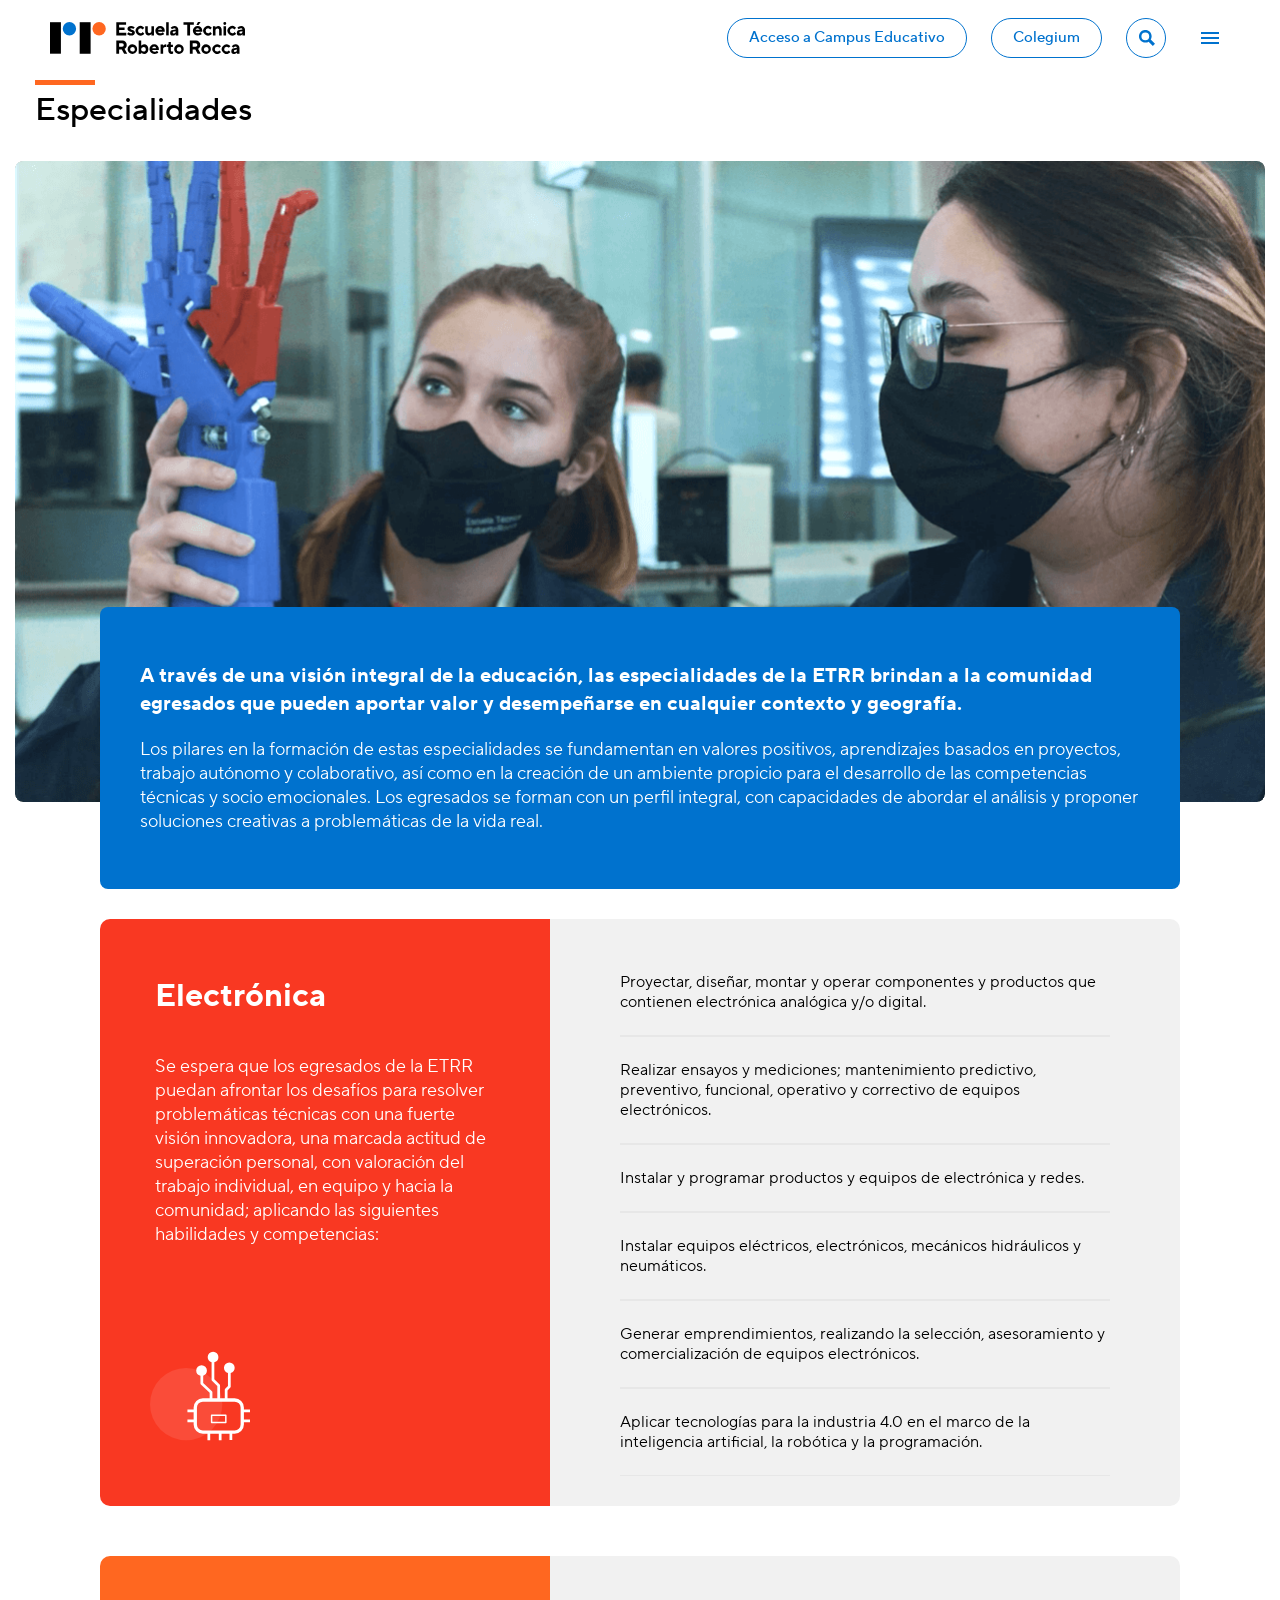
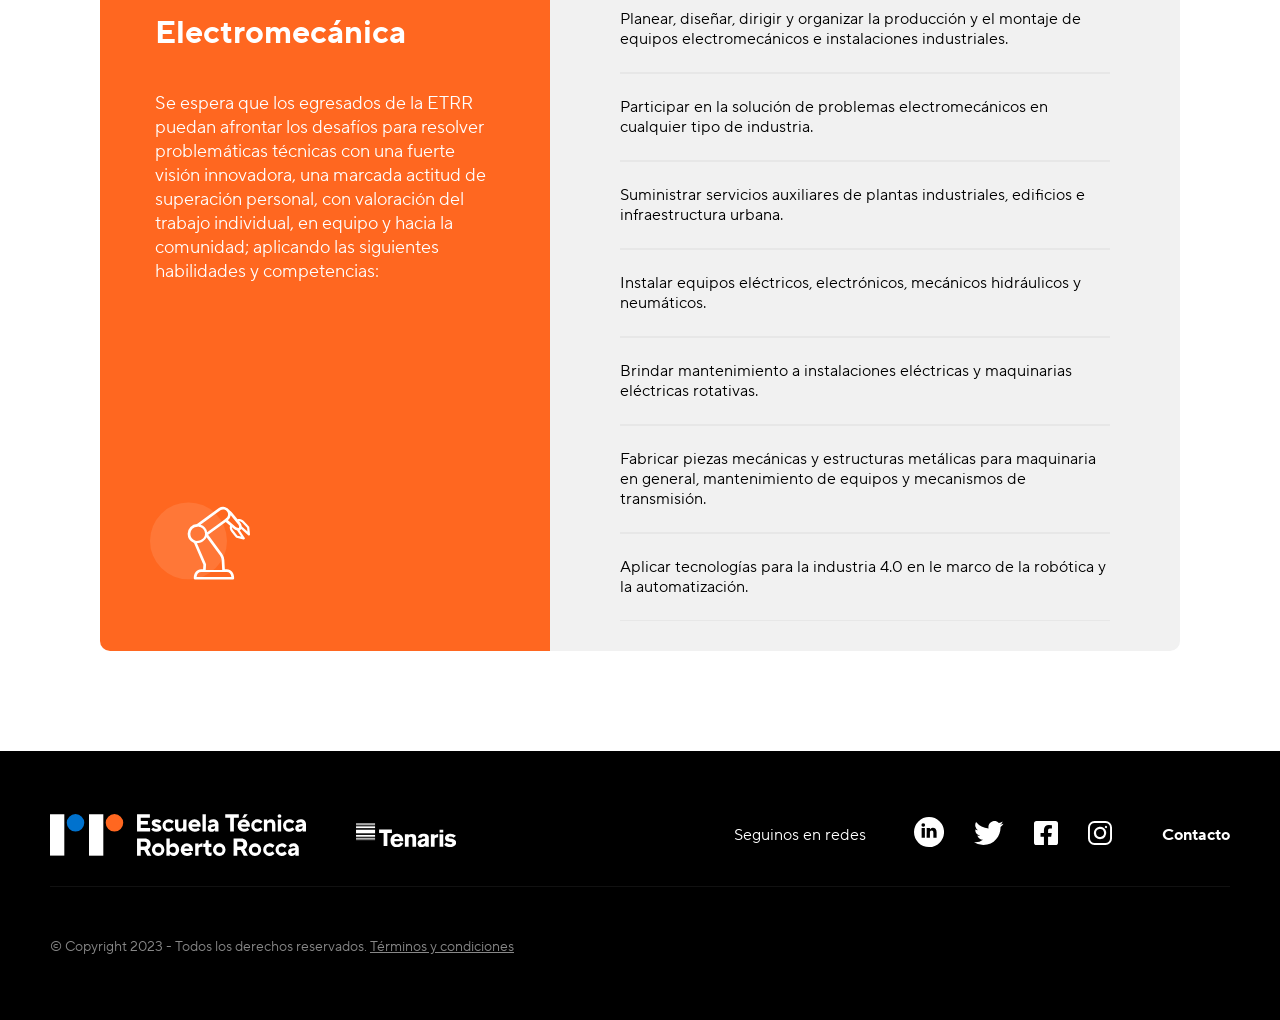
<file: especialidades.html>
<!DOCTYPE html>
<html lang="en">
<head>
    <meta charset="UTF-8">
    <meta http-equiv="X-UA-Compatible" content="IE=edge">
    <meta name="viewport" content="width=device-width, initial-scale=1.0">
    <title>Especialidades</title>
    <link rel="stylesheet" href="resources/css/swiper.css">
    <link rel="stylesheet" href="resources/css/especialidades.css?7">
</head>
<body class="especialidades">

    <header id="header_sticky" class="header_sticky">
        <div class="header_sticky_top">
            <div class="header_sticky_top_wrp">
                <div class=" header_sticky_izq">
                    <a class="header_sticky_izq_logo" title="Roberto Rocca"  href="#">
                        <svg xmlns="http://www.w3.org/2000/svg" width="195.627" height="32" viewBox="0 0 195.627 32">
                            <g id="Logo_Escuela_Tecnica_Roberto_Rocca" data-name="Logo Escuela Tecnica Roberto Rocca" transform="translate(0 0)">
                              <rect id="Rectángulo_23" data-name="Rectángulo 23" width="10.937" height="31.65" transform="translate(29.805 0.157)"/>
                              <path id="Trazado_85" data-name="Trazado 85" d="M170.953,6.7a6.7,6.7,0,1,1-6.7-6.7,6.7,6.7,0,0,1,6.7,6.7" transform="translate(-114.983 0)" fill="#ff6720"/>
                              <rect id="Rectángulo_25" data-name="Rectángulo 25" width="10.937" height="31.587" transform="translate(0 0.157)"/>
                              <path id="Trazado_86" data-name="Trazado 86" d="M60.763,6.7a6.7,6.7,0,1,1-6.7-6.7,6.7,6.7,0,0,1,6.7,6.7" transform="translate(-34.566 0)" fill="#0072ce"/>
                              <path id="Trazado_87" data-name="Trazado 87" d="M246.157.609V13.816h10V11.175h-7.17V8.344h5.472V5.8h-5.472V3.25h6.981V.609Z" transform="translate(-179.644 -0.444)"/>
                              <path id="Trazado_88" data-name="Trazado 88" d="M287.716,20.9a3,3,0,0,0,.66.528,3.254,3.254,0,0,0,1.792.51c.849,0,1.132-.283,1.132-.66,0-1.038-4.717-.849-4.717-3.868,0-1.509,1.321-2.83,3.679-2.83a5.166,5.166,0,0,1,2.679.717,4.408,4.408,0,0,1,.906.7l-1.509,1.6a3.114,3.114,0,0,0-.547-.377,3.033,3.033,0,0,0-1.529-.377c-.66,0-.943.283-.943.566,0,1.038,4.717.849,4.717,3.868,0,1.585-1.321,2.924-3.868,2.924a5.4,5.4,0,0,1-2.943-.849,4.519,4.519,0,0,1-1.019-.849Z" transform="translate(-208.873 -10.637)"/>
                              <path id="Trazado_89" data-name="Trazado 89" d="M326.361,22.31a4.056,4.056,0,0,1-.943.943,4.812,4.812,0,1,1,0-7.736,4.056,4.056,0,0,1,.943.943l-1.6,1.6a3.433,3.433,0,0,0-.6-.566,2.856,2.856,0,0,0-1.66-.566,2.455,2.455,0,0,0,0,4.906,2.856,2.856,0,0,0,1.66-.566,3.432,3.432,0,0,0,.6-.566Z" transform="translate(-231.775 -10.636)"/>
                              <path id="Trazado_90" data-name="Trazado 90" d="M353.559,15.273h2.547v5.189a1.6,1.6,0,0,0,1.7,1.792,1.959,1.959,0,0,0,1.981-2.075V15.273h2.547v9.245h-2.547V23.2h-.094a4.42,4.42,0,0,1-.7.755,3.188,3.188,0,0,1-2.038.755c-1.887,0-3.4-1.509-3.4-3.868Z" transform="translate(-258.026 -11.146)"/>
                              <path id="Trazado_91" data-name="Trazado 91" d="M397.891,18.442a2.145,2.145,0,0,0-4.151,0Zm2.075,4.245a4.761,4.761,0,0,1-1.019.755A5.98,5.98,0,0,1,396,24.2a4.812,4.812,0,1,1-.094-9.623,4.63,4.63,0,0,1,4.623,4.623,7.391,7.391,0,0,1-.056.811l-.038.321h-6.7a2.375,2.375,0,0,0,2.453,1.6,3.249,3.249,0,0,0,1.83-.509,2.434,2.434,0,0,0,.623-.529Z" transform="translate(-285.423 -10.636)"/>
                              <rect id="Rectángulo_28" data-name="Rectángulo 28" width="2.547" height="13.208" transform="translate(116.546 0.165)"/>
                              <path id="Trazado_92" data-name="Trazado 92" d="M451.69,19.857l-2.075.377c-.66.132-1.038.472-1.038.944,0,.585.377.943,1.132.943a1.959,1.959,0,0,0,1.981-2.075Zm0,3.019H451.6a3.855,3.855,0,0,1-.7.66,3.276,3.276,0,0,1-2.038.66,2.63,2.63,0,0,1-2.83-2.642,2.99,2.99,0,0,1,2.736-2.962l2.925-.528a1.478,1.478,0,0,0-1.6-1.226,2.43,2.43,0,0,0-1.528.528,2.813,2.813,0,0,0-.547.51l-1.51-1.509a4.979,4.979,0,0,1,3.774-1.793,3.711,3.711,0,0,1,3.962,3.679v5.755H451.69Z" transform="translate(-325.512 -10.636)"/>
                              <path id="Trazado_93" data-name="Trazado 93" d="M495.61.609V3.25h3.773V13.816h2.83V3.25h3.774V.609Z" transform="translate(-361.694 -0.444)"/>
                              <path id="Trazado_94" data-name="Trazado 94" d="M535.6.259h2.642l-2.076,2.83h-2.076Zm1.7,7.736a2.145,2.145,0,0,0-4.151,0Zm2.075,4.245a4.759,4.759,0,0,1-1.019.755,5.98,5.98,0,0,1-2.943.755,4.812,4.812,0,1,1-.094-9.622,4.63,4.63,0,0,1,4.623,4.623,7.39,7.39,0,0,1-.056.811l-.038.321h-6.7a2.375,2.375,0,0,0,2.453,1.6,3.25,3.25,0,0,0,1.83-.509,2.431,2.431,0,0,0,.623-.529Z" transform="translate(-387.16 -0.189)"/>
                              <path id="Trazado_95" data-name="Trazado 95" d="M577.217,22.31a4.064,4.064,0,0,1-.943.943,4.812,4.812,0,1,1,0-7.736,4.064,4.064,0,0,1,.943.943l-1.6,1.6a3.432,3.432,0,0,0-.6-.566,2.856,2.856,0,0,0-1.66-.566,2.455,2.455,0,0,0,0,4.906,2.856,2.856,0,0,0,1.66-.566,3.431,3.431,0,0,0,.6-.566Z" transform="translate(-414.849 -10.636)"/>
                              <path id="Trazado_96" data-name="Trazado 96" d="M604.932,14.764h2.547v1.321h.095a4.429,4.429,0,0,1,.7-.755,3.145,3.145,0,0,1,2.038-.755c1.887,0,3.4,1.509,3.4,3.868v5.566h-2.547V18.82a1.6,1.6,0,0,0-1.7-1.793,1.959,1.959,0,0,0-1.981,2.076v4.906h-2.547Z" transform="translate(-441.478 -10.637)"/>
                              <path id="Trazado_97" data-name="Trazado 97" d="M643.751,4.316H646.3v9.245h-2.547ZM645.034.259a1.446,1.446,0,0,1,1.453,1.415,1.463,1.463,0,0,1-1.472,1.415,1.446,1.446,0,0,1-1.453-1.415A1.463,1.463,0,0,1,645.034.259" transform="translate(-469.67 -0.189)"/>
                              <path id="Trazado_98" data-name="Trazado 98" d="M667.251,22.31a4.064,4.064,0,0,1-.943.943,4.812,4.812,0,1,1,0-7.736,4.064,4.064,0,0,1,.943.943l-1.6,1.6a3.428,3.428,0,0,0-.6-.566,2.856,2.856,0,0,0-1.66-.566,2.455,2.455,0,0,0,0,4.906,2.856,2.856,0,0,0,1.66-.566,3.427,3.427,0,0,0,.6-.566Z" transform="translate(-480.555 -10.636)"/>
                              <path id="Trazado_99" data-name="Trazado 99" d="M699.285,19.857l-2.075.377c-.66.132-1.038.472-1.038.944,0,.585.378.943,1.132.943a1.959,1.959,0,0,0,1.981-2.075Zm0,3.019h-.094a3.849,3.849,0,0,1-.7.66,3.275,3.275,0,0,1-2.038.66,2.63,2.63,0,0,1-2.83-2.642,2.99,2.99,0,0,1,2.736-2.962l2.925-.528a1.478,1.478,0,0,0-1.6-1.226,2.431,2.431,0,0,0-1.528.528,2.818,2.818,0,0,0-.547.51l-1.51-1.509a4.979,4.979,0,0,1,3.774-1.793,3.711,3.711,0,0,1,3.962,3.679v5.755h-2.547Z" transform="translate(-506.206 -10.636)"/>
                              <path id="Trazado_100" data-name="Trazado 100" d="M251.912,75.077a1.792,1.792,0,1,0,0-3.585h-2.924v3.585Zm-5.754-6.226h5.849a4.261,4.261,0,0,1,4.622,4.434,4.2,4.2,0,0,1-1.132,3.075,3.414,3.414,0,0,1-1.132.793l2.736,4.906h-3.113l-2.358-4.34h-2.642v4.34h-2.83Z" transform="translate(-179.645 -50.247)"/>
                              <path id="Trazado_101" data-name="Trazado 101" d="M295.32,87.628a2.36,2.36,0,1,0-2.359,2.453,2.359,2.359,0,0,0,2.359-2.453m-2.359-4.811a4.812,4.812,0,1,1-4.906,4.811,4.852,4.852,0,0,1,4.906-4.811" transform="translate(-210.223 -60.439)"/>
                              <path id="Trazado_102" data-name="Trazado 102" d="M336.427,77.436a2.36,2.36,0,1,0-2.359,2.453,2.359,2.359,0,0,0,2.359-2.453m-7.17-8.585H331.8v5.283h.095a3.38,3.38,0,0,1,.717-.755,3.574,3.574,0,0,1,2.207-.755c2.189,0,4.151,2,4.151,4.811,0,2.83-1.962,4.811-4.151,4.811a3.574,3.574,0,0,1-2.207-.755,3.379,3.379,0,0,1-.717-.755H331.8v1.321h-2.547Z" transform="translate(-240.29 -50.247)"/>
                              <path id="Trazado_103" data-name="Trazado 103" d="M376.2,86.685a2.145,2.145,0,0,0-4.151,0Zm2.075,4.245a4.753,4.753,0,0,1-1.019.755,5.98,5.98,0,0,1-2.943.755,4.812,4.812,0,1,1-.094-9.622,4.63,4.63,0,0,1,4.623,4.623,7.375,7.375,0,0,1-.056.811l-.038.321h-6.7a2.375,2.375,0,0,0,2.453,1.6,3.249,3.249,0,0,0,1.83-.509,2.436,2.436,0,0,0,.623-.528Z" transform="translate(-269.595 -60.439)"/>
                              <path id="Trazado_104" data-name="Trazado 104" d="M410.612,83.007h2.547v1.321h.095a4.419,4.419,0,0,1,.7-.755,3.145,3.145,0,0,1,2.038-.755h.189v2.736l-.208-.038a4.438,4.438,0,0,0-.641-.057,2.216,2.216,0,0,0-2.17,2.453v4.339h-2.547Z" transform="translate(-299.663 -60.44)"/>
                              <path id="Trazado_105" data-name="Trazado 105" d="M434.911,78.928h-1.6V76.569h.849c.7,0,1.038-.377,1.038-1.132v-1.7h2.264v2.83h2.076v2.358h-2.076v3.113a1.168,1.168,0,0,0,1.226,1.321,2.8,2.8,0,0,0,.736-.094,1.426,1.426,0,0,0,.3-.094v2.358c-.151.057-.321.094-.491.151a5.232,5.232,0,0,1-1.208.132c-1.887,0-3.113-1.208-3.113-3.4Z" transform="translate(-316.225 -53.814)"/>
                              <path id="Trazado_106" data-name="Trazado 106" d="M468.156,87.628a2.36,2.36,0,1,0-2.359,2.453,2.359,2.359,0,0,0,2.359-2.453M465.8,82.817a4.812,4.812,0,1,1-4.906,4.811,4.852,4.852,0,0,1,4.906-4.811" transform="translate(-336.358 -60.439)"/>
                              <path id="Trazado_107" data-name="Trazado 107" d="M524.956,75.077a1.792,1.792,0,0,0,0-3.585h-2.925v3.585ZM519.2,68.851h5.849a4.261,4.261,0,0,1,4.622,4.434,4.2,4.2,0,0,1-1.132,3.075,3.413,3.413,0,0,1-1.132.793l2.736,4.906h-3.113l-2.358-4.34h-2.641v4.34H519.2Z" transform="translate(-378.912 -50.247)"/>
                              <path id="Trazado_108" data-name="Trazado 108" d="M569.062,87.628a2.36,2.36,0,1,0-2.359,2.453,2.359,2.359,0,0,0,2.359-2.453M566.7,82.817a4.812,4.812,0,1,1-4.906,4.811,4.852,4.852,0,0,1,4.906-4.811" transform="translate(-409.998 -60.439)"/>
                              <path id="Trazado_109" data-name="Trazado 109" d="M611.073,90.553a4.066,4.066,0,0,1-.943.943,4.812,4.812,0,1,1,0-7.736,4.061,4.061,0,0,1,.943.943l-1.6,1.6a3.45,3.45,0,0,0-.6-.566,2.858,2.858,0,0,0-1.66-.566,2.455,2.455,0,0,0,0,4.906,2.856,2.856,0,0,0,1.66-.566,3.428,3.428,0,0,0,.6-.566Z" transform="translate(-439.556 -60.439)"/>
                              <path id="Trazado_110" data-name="Trazado 110" d="M645.99,90.553a4.061,4.061,0,0,1-.943.943,4.812,4.812,0,1,1,0-7.736,4.057,4.057,0,0,1,.943.943l-1.6,1.6a3.46,3.46,0,0,0-.6-.566,2.859,2.859,0,0,0-1.66-.566,2.455,2.455,0,0,0,0,4.906,2.857,2.857,0,0,0,1.66-.566,3.438,3.438,0,0,0,.6-.566Z" transform="translate(-465.038 -60.439)"/>
                              <path id="Trazado_111" data-name="Trazado 111" d="M678.84,88.1l-2.076.377c-.66.132-1.038.472-1.038.944,0,.585.378.943,1.132.943a1.959,1.959,0,0,0,1.981-2.075Zm0,3.019h-.094a3.856,3.856,0,0,1-.7.66,3.275,3.275,0,0,1-2.038.66,2.63,2.63,0,0,1-2.83-2.641,2.989,2.989,0,0,1,2.736-2.962l2.925-.529a1.478,1.478,0,0,0-1.6-1.226,2.429,2.429,0,0,0-1.528.529,2.809,2.809,0,0,0-.547.509l-1.51-1.509a4.979,4.979,0,0,1,3.774-1.793,3.71,3.71,0,0,1,3.962,3.679v5.755H678.84Z" transform="translate(-491.285 -60.439)"/>
                            </g>
                          </svg>
                    </a>
                </div>
                <div class="header_sticky_der">
                    <a class="header_sticky_der_campus" title="Acceder al campus"  href="#"><span>Acceso a</span>Campus<span>Educativo</span></a>
                    <a class="header_sticky_der_campus" title="Colegium"  href="#"> <span>Colegium</span> </a>
                    <div class="header_sticky_der_buscador">
                        <button><svg class="header_sticky_der_buscador_svg" xmlns="http://www.w3.org/2000/svg" width="16" height="16" viewBox="0 0 16 16">
                            <path id="Icon_map-search" data-name="Icon map-search" d="M13.148,11.019a6.328,6.328,0,1,0-2.13,2.128l4.293,4.293,2.129-2.13Zm-5.395.64a3.9,3.9,0,1,1,3.905-3.9,3.91,3.91,0,0,1-3.905,3.9Z" transform="translate(-1.44 -1.44)" fill="#070707"/>
                          </svg></button>
                          <input class="header_der_buscador_input" type="text" placeholder="Buscar">                           
                    </div>
                    <button title="Abrir menú" aria-label="Abrir menú" id="hamburguesa" class="header_sticky_der_hamburguesa">
                        <div class="header_sticky_der_hamburguesa_linea"></div>
                        <div class="header_sticky_der_hamburguesa_linea"></div>
                        <div class="header_sticky_der_hamburguesa_linea"></div>
                    </button>
            
                </div>
            </div>
        </div>
    </header>
    

    <main >

        <div class="container">
            <div id="menu" class="menu_wrp">
                <button class="menu_close2" aria-label="Cerrar menú" title="Cerrar menú">
                    <svg id="close2" class="menu_close" xmlns="http://www.w3.org/2000/svg" width="41" height="41" viewBox="0 0 41 41">
                        <g id="Grupo_23356" data-name="Grupo 23356" transform="translate(-1257 -41)">
                          <g id="Componente_186_2" data-name="Componente 186 – 2" transform="translate(1257 41)">
                            <circle id="Elipse_1" data-name="Elipse 1" cx="20.5" cy="20.5" r="20.5" fill="#f1f1f1"/>
                            <g id="Elipse_387" data-name="Elipse 387" fill="none" stroke="#fff" stroke-width="1">
                              <circle cx="20.5" cy="20.5" r="20.5" stroke="none"/>
                              <circle cx="20.5" cy="20.5" r="20" fill="none"/>
                            </g>
                            <g id="Grupo_23094" data-name="Grupo 23094" transform="translate(-1258.5 -41.5)">
                              <rect id="Rectángulo_57696" data-name="Rectángulo 57696" width="18" height="2" transform="translate(1271.929 67.657) rotate(-45)"/>
                              <rect id="Rectángulo_57697" data-name="Rectángulo 57697" width="18" height="2" transform="translate(1284.657 69.071) rotate(-135)"/>
                            </g>
                            <g id="menu_black_24dp" transform="translate(17)">
                              <path id="Trazado_8094" data-name="Trazado 8094" d="M0,0H24V24H0Z" fill="none"/>
                            </g>
                          </g>
                        </g>
                    </svg> 
                </button>
                <nav class="menu">
                    <svg id="close" class="menu_close" xmlns="http://www.w3.org/2000/svg" width="32" height="32" viewBox="0 0 32 32">
                        <g id="Grupo_23142" data-name="Grupo 23142" transform="translate(-316 -10)">
                        <g id="Elipse_1" data-name="Elipse 1" transform="translate(316 10)" fill="none" stroke="#fff" stroke-width="1">
                            <circle cx="16" cy="16" r="16" stroke="none"/>
                            <circle cx="16" cy="16" r="15.5" fill="none"/>
                        </g>
                        <g id="Grupo_23094" data-name="Grupo 23094" transform="translate(325 19)">
                            <rect id="Rectángulo_57696" data-name="Rectángulo 57696" width="18" height="2" transform="translate(0 12.728) rotate(-45)" fill="#fff"/>
                            <rect id="Rectángulo_57697" data-name="Rectángulo 57697" width="18" height="2" transform="translate(12.729 14.143) rotate(-135)" fill="#fff"/>
                        </g>
                        </g>
                    </svg>
                    <a id="primerboton" class="menu_btn" href="#" title="Inicio">
                        <p>Inicio</p>
                    </a>
                    <a id="segundoboton" class="menu_btn" href="#" title="Nuestra escuela">
                        <p>Nuestra escuela</p>
                    </a>  
                    <a class="menu_btn" href="#" title="Nuestro equipo">
                        <p>Nuestro equipo</p>
                    </a>
                    <a class="menu_btn" href="#" title="Proeceso de admisíon">
                        <p>Proeceso de admisíon</p>
                    </a>
                    <a class="menu_btn" href="#" title="Prácticas profesionalizantes">
                        <p>Prácticas profesionalizantes</p>
                    </a>
                    <a class="menu_btn" href="#" title="Cursos de formación profesional">
                        <p>Cursos de formación profesional</p>
                    </a>
                    <a class="menu_btn" href="#" title="Contacto">
                        <p>Contacto</p>
                    </a>
                    <a class="menu_btn" href="#" title="Preguntas frecuentes">
                        <p>Preguntas frecuentes</p>
                    </a>

                    <div class="menu_campus_wrp">
                        <a class="menu_campus" title="Acceder al campus"  href="#"> <span>Acceso a </span> Campus <span> Educativo </span> </a>
                        <a class="menu_campus" title="Colegium"  href="#"> <span> Colegium </span> </a>
                    </div>

                    <div class="menu_buscar">
                        <input class="menu_buscar_input" placeholder="Buscar">
                        <a title="Buscar en todo el sitio"  href="#"> <svg xmlns="http://www.w3.org/2000/svg" width="20" height="20" viewBox="0 0 23.523 23.523">
                            <path id="Icon_map-search" data-name="Icon map-search" d="M18.653,15.523a9.3,9.3,0,1,0-3.132,3.129l6.312,6.311,3.13-3.132Zm-7.931.941a5.739,5.739,0,1,1,5.742-5.736,5.748,5.748,0,0,1-5.742,5.736Z" transform="translate(-1.44 -1.44)" fill="#fff"/>
                        </svg></a>
                    </div>
                    
                    <div class="menu_redes">
                        <p>Seguinos en redes</p>
                        <div class="menu_redes_wrp">
                            <a href="#"><svg id="facebook-logo" xmlns="http://www.w3.org/2000/svg" width="14.916" height="27.589" viewBox="0 0 14.916 27.589">
                                <path id="Trazado_2045" data-name="Trazado 2045" d="M36.432.006,32.854,0c-4.019,0-6.617,2.665-6.617,6.79V9.92h-3.6a.563.563,0,0,0-.563.563v4.536a.563.563,0,0,0,.563.563h3.6V27.027a.562.562,0,0,0,.563.563h4.693a.563.563,0,0,0,.563-.563V15.581h4.206a.562.562,0,0,0,.563-.563l0-4.536a.563.563,0,0,0-.563-.563H32.055V7.267c0-1.276.3-1.923,1.966-1.923h2.41a.562.562,0,0,0,.562-.563V.568A.563.563,0,0,0,36.432.006Z" transform="translate(-22.077)" fill="#0072ce"/>
                              </svg>
                            </a>
                            <a href="#"><svg id="twitter-2" xmlns="http://www.w3.org/2000/svg" width="31.579" height="25.658" viewBox="0 0 31.579 25.658">
                                <g id="Grupo_506" data-name="Grupo 506" transform="translate(0)">
                                  <path id="Trazado_2044" data-name="Trazado 2044" d="M31.579,51.038a13.5,13.5,0,0,1-3.73,1.022A6.438,6.438,0,0,0,30.7,48.482a12.938,12.938,0,0,1-4.105,1.567,6.474,6.474,0,0,0-11.2,4.427,6.666,6.666,0,0,0,.15,1.476A18.325,18.325,0,0,1,2.2,49.18a6.476,6.476,0,0,0,1.99,8.653,6.393,6.393,0,0,1-2.925-.8v.071A6.5,6.5,0,0,0,6.45,63.468a6.461,6.461,0,0,1-1.7.213,5.725,5.725,0,0,1-1.226-.111,6.536,6.536,0,0,0,6.049,4.51,13.008,13.008,0,0,1-8.027,2.761A12.126,12.126,0,0,1,0,70.753a18.226,18.226,0,0,0,9.932,2.905c11.913,0,18.427-9.869,18.427-18.423,0-.286-.01-.563-.024-.837A12.915,12.915,0,0,0,31.579,51.038Z" transform="translate(0 -48)" fill="#0072ce"/>
                                </g>
                              </svg>
                            </a>
                            <a href="#"><svg id="instagram_logo" xmlns="http://www.w3.org/2000/svg" width="27.766" height="27.766" viewBox="0 0 27.766 27.766">
                                <g id="Grupo_501" data-name="Grupo 501">
                                  <g id="Grupo_500" data-name="Grupo 500">
                                    <path id="Trazado_2041" data-name="Trazado 2041" d="M20.264,0H7.5A7.511,7.511,0,0,0,0,7.5V20.264a7.511,7.511,0,0,0,7.5,7.5H20.264a7.511,7.511,0,0,0,7.5-7.5V7.5A7.511,7.511,0,0,0,20.264,0Zm5.259,20.264a5.265,5.265,0,0,1-5.259,5.259H7.5a5.265,5.265,0,0,1-5.259-5.259V7.5A5.265,5.265,0,0,1,7.5,2.243H20.264A5.265,5.265,0,0,1,25.523,7.5Z" fill="#0072ce"/>
                                  </g>
                                </g>
                                <g id="Grupo_503" data-name="Grupo 503" transform="translate(7.711 7.602)">
                                  <g id="Grupo_502" data-name="Grupo 502">
                                    <path id="Trazado_2042" data-name="Trazado 2042" d="M154.571,145.484a6.225,6.225,0,1,0-6.172,7.141,6.311,6.311,0,0,0,.926-.069,6.226,6.226,0,0,0,5.246-7.072ZM149,150.337a3.983,3.983,0,1,1,3.356-4.524A3.956,3.956,0,0,1,149,150.337Z" transform="translate(-142.185 -140.171)" fill="#0072ce"/>
                                  </g>
                                </g>
                                <g id="Grupo_505" data-name="Grupo 505" transform="translate(19.78 5.743)">
                                  <g id="Grupo_504" data-name="Grupo 504">
                                    <path id="Trazado_2043" data-name="Trazado 2043" d="M366.656,106.222a1.122,1.122,0,1,0,.329.793A1.13,1.13,0,0,0,366.656,106.222Z" transform="translate(-364.741 -105.893)" fill="#0072ce"/>
                                  </g>
                                </g>
                              </svg>
                            </a>
                            <a href="#"><svg xmlns="http://www.w3.org/2000/svg" width="28.509" height="28.509" viewBox="0 0 28.509 28.509">
                                <path id="Trazado_2453" data-name="Trazado 2453" d="M21.353,7.1A14.255,14.255,0,1,0,35.607,21.353,14.255,14.255,0,0,0,21.353,7.1ZM17.427,26.9H14.345V17.624h3.082ZM15.886,16.358h-.021a1.607,1.607,0,1,1,.041-3.2,1.607,1.607,0,1,1-.02,3.2ZM28.544,26.9H25.461V21.935c0-1.246-.446-2.1-1.562-2.1a1.687,1.687,0,0,0-1.582,1.127,2.11,2.11,0,0,0-.1.752V26.9H19.132s.041-8.4,0-9.273h3.083v1.314a3.061,3.061,0,0,1,2.779-1.532c2.029,0,3.55,1.325,3.55,4.173V26.9Z" transform="translate(-7.098 -7.098)" fill="#0072ce"/>
                              </svg>
                            </a>
                        </div>
                    </div>
                </nav>
            </div>

            <div class="especialidades_title_wrp generic_title">
                <svg xmlns="http://www.w3.org/2000/svg" width="60" height="5" viewBox="0 0 60 5">
                    <line id="Línea_2767" data-name="Línea 2767" x2="60" transform="translate(0 2.5)" fill="none" stroke="#ff6720" stroke-width="5"/>
                </svg>
                <h1 class="especialidades_title">Especialidades</h1>
            </div>

            <section class="modulo5">
                <div class="modulo5_picture">
                    <img  src="./resources/img/modulo5_img.png" alt="Imagen principal">
                </div>
                <div class="modulo5_info">
                    <h2>A través de una visión integral de la educación, las especialidades de la ETRR brindan a la comunidad egresados que pueden aportar valor y desempeñarse en cualquier contexto y geografía.</h2>
                    <p>Los pilares en la formación de estas especialidades se fundamentan en valores positivos, aprendizajes basados en proyectos, trabajo autónomo y colaborativo, así como en la creación de un ambiente propicio para el desarrollo de las competencias técnicas y socio emocionales. Los egresados se forman con un perfil integral, con capacidades de abordar el análisis y proponer soluciones creativas a problemáticas de la vida real.</p>
                </div>
            </section>

            <section class="modulo6">
                <div class="modulo6_izq">
                    <h2>Electrónica</h2>
                    <p>Se espera que los egresados de la ETRR puedan afrontar los desafíos para resolver problemáticas técnicas con una fuerte visión innovadora, una marcada actitud de superación personal, con valoración del trabajo individual, en equipo y hacia la comunidad; aplicando las siguientes habilidades y competencias:</p>
                    <div class="modulo6_izq_logo">
                        <svg xmlns="http://www.w3.org/2000/svg" id="Electronica" width="138.113" height="122.474" viewBox="0 0 138.113 122.474">
                            <g id="Grupo_23692" data-name="Grupo 23692" transform="translate(0 22.557)">
                              <path id="Trazado_8868" data-name="Trazado 8868" d="M49.959,0A49.959,49.959,0,1,1,0,49.959,49.959,49.959,0,0,1,49.959,0Z" fill="#fa4c39"/>
                            </g>
                            <g id="Grupo_23546" data-name="Grupo 23546" transform="translate(51.696)">
                              <path id="Trazado_8792" data-name="Trazado 8792" d="M-62.8-179.418H-82.456a1.006,1.006,0,0,0-1.006,1.006v10.189a1.006,1.006,0,0,0,1.006,1.006H-62.8a1.006,1.006,0,0,0,1.006-1.006v-10.189A1.006,1.006,0,0,0-62.8-179.418Zm-1.006,10.189H-81.45v-8.178h17.64Z" transform="translate(115.839 266.107)" fill="#fff"/>
                              <path id="Trazado_8793" data-name="Trazado 8793" d="M-11.329-145.764v-3.789h-8.419V-152.1a12.775,12.775,0,0,0-12.76-12.76H-42.36v-10.976l3.817-3.817A1.894,1.894,0,0,0-37.987-181V-199.83a7.387,7.387,0,0,0,5.5-7.118,7.4,7.4,0,0,0-7.394-7.392,7.4,7.4,0,0,0-7.392,7.392,7.384,7.384,0,0,0,5.5,7.117v18.052l-3.817,3.817a1.9,1.9,0,0,0-.554,1.339v11.761h-6.544v-17.825a1.894,1.894,0,0,0-.556-1.341l-7.355-7.354V-214.77a7.39,7.39,0,0,0,5.637-7.159,7.4,7.4,0,0,0-7.394-7.394,7.4,7.4,0,0,0-7.394,7.394,7.38,7.38,0,0,0,5.362,7.073V-190.6a1.9,1.9,0,0,0,.554,1.341l7.355,7.353v17.041h-6.773v-8.478a1.9,1.9,0,0,0-.595-1.38l-12.116-11.39v-10.083a7.377,7.377,0,0,0,5.131-7,7.4,7.4,0,0,0-7.394-7.394,7.4,7.4,0,0,0-7.394,7.394,7.4,7.4,0,0,0,5.868,7.229v10.675a1.894,1.894,0,0,0,.595,1.38l12.116,11.39v7.657h-9.364A12.776,12.776,0,0,0-89.17-152.1v2.549h-8.576v3.789h8.576v10.108h-8.576v3.789h8.576v3.2A12.776,12.776,0,0,0-76.408-115.9h6.33v9.051h3.79V-115.9h11.876v9.051h3.79V-115.9H-39.63v8.671h3.79V-115.9h3.331a12.776,12.776,0,0,0,12.76-12.762v-3.2h8.419v-3.789h-8.419v-10.108Zm-12.966,17.1a8.224,8.224,0,0,1-8.213,8.215h-43.9a8.225,8.225,0,0,1-8.215-8.215V-152.1a8.224,8.224,0,0,1,8.215-8.213h43.9A8.223,8.223,0,0,1-24.3-152.1Z" transform="translate(97.746 229.323)" fill="#fff"/>
                            </g>
                        </svg>                    
                    </div>
                </div>
                <div class="modulo6_der">
                    <p>Proyectar, diseñar, montar y operar componentes y productos que contienen electrónica analógica y/o digital.</p>
                
                    <p>Realizar ensayos y mediciones; mantenimiento predictivo, preventivo, funcional, operativo y correctivo de equipos electrónicos.</p>
                
                    <p>Instalar y programar productos y equipos de electrónica y redes.</p>

                    <p>Instalar equipos eléctricos, electrónicos, mecánicos hidráulicos y neumáticos.</p>

                    <p>Generar emprendimientos, realizando la selección, asesoramiento y comercialización de equipos electrónicos. </p>

                    <p>Aplicar tecnologías para la industria 4.0 en el marco de la inteligencia artificial, la robótica y la programación.</p>
                
                </div>
            </section>

            <section class="modulo6 alternativo">
                <div class="modulo6_izq">
                    <h2>Electromecánica</h2>
                    <p>Se espera que los egresados de la ETRR puedan afrontar los desafíos para resolver problemáticas técnicas con una fuerte visión innovadora, una marcada actitud de superación personal, con valoración del trabajo individual, en equipo y hacia la comunidad; aplicando las siguientes habilidades y competencias:</p>
                    <div class="modulo6_izq_logo">
                        <svg xmlns="http://www.w3.org/2000/svg" id="Electromecanica" width="137.905" height="106.523" viewBox="0 0 137.905 106.523">
                            <g id="Grupo_23840" data-name="Grupo 23840" transform="translate(11419 -5493)">
                              <path id="Trazado_8868" data-name="Trazado 8868" d="M53.091,0A53.091,53.091,0,1,1,0,53.091,53.091,53.091,0,0,1,53.091,0Z" transform="translate(-11419 5493)" fill="#ff7737"/>
                              <path id="Trazado_8867" data-name="Trazado 8867" d="M-139.145-201.729a1.552,1.552,0,0,0-.407-.9s-3.949-4.257-6.218-6.677c-3.2-3.411-6.238-4.413-9.555-3.172l-8.285-10.038a10.1,10.1,0,0,0-2.525-2.193c-.073-.123-.136-.251-.214-.372A10.488,10.488,0,0,0-173-229.661a10.555,10.555,0,0,0-8.032,1.508l-28.78,20.98a9.8,9.8,0,0,0-1.287,1,13.735,13.735,0,0,0-13.031,13.7,13.627,13.627,0,0,0,8.764,12.732l12.909,29.881-.377,6.326h-2.605c-6.017,0-10.219,5.054-10.219,12.291a1.866,1.866,0,0,0,1.866,1.866h51.963a1.865,1.865,0,0,0,1.864-1.866c0-7.237-4.2-12.291-10.219-12.291h-2.625l-.721-12.73a16.81,16.81,0,0,0-2.846-8.617l-19.48-26.28,24.236-17.726,6.056,5.16c-1.1,2.8-.384,5.668,2.234,8.942,2.074,2.593,5.722,7.108,5.722,7.108a1.548,1.548,0,0,0,.833.53l9.613,2.4a1.6,1.6,0,0,0,.377.047,1.56,1.56,0,0,0,1.272-.661,1.554,1.554,0,0,0,.018-1.76l-6.882-10.257a4.748,4.748,0,0,0,1.558-1,4.61,4.61,0,0,0,.612-.741l9.48,8.556a1.562,1.562,0,0,0,1.043.4,1.54,1.54,0,0,0,.7-.169,1.554,1.554,0,0,0,.844-1.543Zm-15.791-4.418c2.075,2.516,2.134,4.494,1.513,5.1s-2.643.522-5.141-1.606l-9.965-8.492a10.531,10.531,0,0,0,3.791-6.871ZM-220.4-192.472a10,10,0,0,1,9.9-9.985c.06.005.121.007.171.007a1.85,1.85,0,0,0,.557-.094,10.191,10.191,0,0,1,9.654,10.072c0,.015.008.026.009.042a1.814,1.814,0,0,0-.205.595,1.85,1.85,0,0,0,.073.843c-1.224,5.186-6.625,8.665-12.794,8.156a1.8,1.8,0,0,0-.377-.168A9.926,9.926,0,0,1-220.4-192.472Zm50.216,52.67c3.448,0,5.829,2.572,6.371,6.7h-48c.542-4.124,2.923-6.7,6.371-6.7h4.363a1.839,1.839,0,0,0,.837-.208h24.831a1.842,1.842,0,0,0,.836.208Zm-9.221-22.9a13.2,13.2,0,0,1,2.155,6.706l.762,13.5h-22.671l.451-7.584a1.848,1.848,0,0,0-.15-.849L-211.288-179.7c5.908-.191,11.009-3.383,13.23-8.162Zm-17.822-32.078a13.306,13.306,0,0,0-9.145-10.291l27.451-20.012a6.807,6.807,0,0,1,5.139-.932,6.8,6.8,0,0,1,4.316,2.978,6.865,6.865,0,0,1-2.114,9.5l-.678.5a1.808,1.808,0,0,0-.762.507c-.023.026-.028.059-.048.086Zm41.71,4.743c-.941-1.164-3.69-4.57-5.384-6.689-1.682-2.1-2.137-3.59-2.041-4.766l1.961,1.672a11.593,11.593,0,0,0,5.014,2.671l5.641,8.408Zm6.167-12.5a10.636,10.636,0,0,0-2.706-5.989l-1.1-1.335c1.317-.174,2.9.31,5.123,2.676,1.856,1.979,4.836,5.188,5.854,6.284l.542,5.324Z" transform="translate(-11142.961 5728.898)" fill="#fff"/>
                            </g>
                        </svg>                                            
                    </div>
                </div>
                <div class="modulo6_der">
                    <p>Planear, diseñar, dirigir y organizar la producción y el montaje de equipos electromecánicos e instalaciones industriales.</p>
                
                    <p>Participar en la solución de problemas electromecánicos en cualquier tipo de industria.</p>
                
                    <p>Suministrar servicios auxiliares de plantas industriales, edificios e infraestructura urbana.</p>

                    <p>Instalar equipos eléctricos, electrónicos, mecánicos hidráulicos y neumáticos.</p>

                    <p>Brindar mantenimiento a instalaciones eléctricas y maquinarias eléctricas rotativas.</p>

                    <p>Fabricar piezas mecánicas y estructuras metálicas para maquinaria en general, mantenimiento de equipos y mecanismos de transmisión.</p>

                    <p>Aplicar tecnologías para la industria 4.0 en le marco de la robótica y la automatización.</p>
                
                </div>
            </section>
        </div>



    </main>

    <footer class="footer">
        <div class="footer_wrp">
            <div class="footer_top">
                <div class="footer_top_izq">
                    <a href="#">
                        <svg xmlns="http://www.w3.org/2000/svg" width="256.545" height="41.965" viewBox="0 0 256.545 41.965">
                            <g id="Grupo_23439" data-name="Grupo 23439" transform="translate(0 0)">
                            <rect id="Rectángulo_23" data-name="Rectángulo 23" width="14.343" height="41.506" transform="translate(39.087 0.205)" fill="#fff"/>
                            <path id="Trazado_85" data-name="Trazado 85" d="M175.126,8.786A8.786,8.786,0,1,1,166.34,0a8.786,8.786,0,0,1,8.786,8.786" transform="translate(-101.726 0)" fill="#ff6720"/>
                            <rect id="Rectángulo_25" data-name="Rectángulo 25" width="14.342" height="41.423" transform="translate(0 0.205)" fill="#fff"/>
                            <path id="Trazado_86" data-name="Trazado 86" d="M64.936,8.786A8.786,8.786,0,1,1,56.15,0a8.786,8.786,0,0,1,8.786,8.786" transform="translate(-30.581 0)" fill="#0072ce"/>
                            <path id="Trazado_87" data-name="Trazado 87" d="M246.157.609v17.32h13.114V14.465h-9.4V10.753h7.175V7.413h-7.175V4.073h9.155V.609Z" transform="translate(-158.932 -0.393)" fill="#fff"/>
                            <path id="Trazado_88" data-name="Trazado 88" d="M288.186,22.864a3.941,3.941,0,0,0,.866.693,4.268,4.268,0,0,0,2.35.668c1.114,0,1.485-.371,1.485-.866,0-1.361-6.186-1.114-6.186-5.072,0-1.979,1.732-3.711,4.825-3.711a6.774,6.774,0,0,1,3.514.94,5.781,5.781,0,0,1,1.188.916l-1.979,2.1a4.085,4.085,0,0,0-.717-.5,3.977,3.977,0,0,0-2-.495c-.866,0-1.237.371-1.237.742,0,1.361,6.186,1.113,6.186,5.072,0,2.078-1.732,3.835-5.072,3.835a7.08,7.08,0,0,1-3.86-1.113,5.926,5.926,0,0,1-1.336-1.113Z" transform="translate(-184.791 -9.41)" fill="#fff"/>
                            <path id="Trazado_89" data-name="Trazado 89" d="M329.094,24.719a5.32,5.32,0,0,1-1.237,1.237,6.31,6.31,0,1,1,0-10.145,5.32,5.32,0,0,1,1.237,1.237l-2.1,2.1a4.5,4.5,0,0,0-.792-.742,3.745,3.745,0,0,0-2.177-.742,3.093,3.093,0,0,0-3.093,3.217,3.093,3.093,0,0,0,3.093,3.216,3.745,3.745,0,0,0,2.177-.742,4.5,4.5,0,0,0,.792-.742Z" transform="translate(-205.052 -9.41)" fill="#fff"/>
                            <path id="Trazado_90" data-name="Trazado 90" d="M353.559,15.273h3.34v6.8a2.1,2.1,0,0,0,2.227,2.35,2.569,2.569,0,0,0,2.6-2.722V15.273h3.34V27.4h-3.34V25.665H361.6a5.8,5.8,0,0,1-.916.99,4.18,4.18,0,0,1-2.672.99c-2.474,0-4.454-1.979-4.454-5.072Z" transform="translate(-228.277 -9.861)" fill="#fff"/>
                            <path id="Trazado_91" data-name="Trazado 91" d="M400.007,19.646a2.813,2.813,0,0,0-5.443,0Zm2.722,5.567a6.244,6.244,0,0,1-1.336.99,7.842,7.842,0,0,1-3.86.99,6.31,6.31,0,1,1-.124-12.619,6.072,6.072,0,0,1,6.062,6.062A9.689,9.689,0,0,1,403.4,21.7l-.05.421h-8.784a3.115,3.115,0,0,0,3.217,2.1,4.261,4.261,0,0,0,2.4-.668,3.192,3.192,0,0,0,.817-.693Z" transform="translate(-252.515 -9.41)" fill="#fff"/>
                            <rect id="Rectángulo_28" data-name="Rectángulo 28" width="3.34" height="17.32" transform="translate(152.839 0.216)" fill="#fff"/>
                            <path id="Trazado_92" data-name="Trazado 92" d="M453.453,21.5,450.731,22c-.866.173-1.361.619-1.361,1.237,0,.767.495,1.237,1.485,1.237a2.569,2.569,0,0,0,2.6-2.722Zm0,3.959h-.124a5.055,5.055,0,0,1-.916.866,4.3,4.3,0,0,1-2.672.866,3.449,3.449,0,0,1-3.711-3.464,3.921,3.921,0,0,1,3.587-3.885l3.835-.693a1.938,1.938,0,0,0-2.1-1.608,3.187,3.187,0,0,0-2,.693,3.689,3.689,0,0,0-.718.668l-1.98-1.979a6.529,6.529,0,0,1,4.949-2.351,4.866,4.866,0,0,1,5.2,4.825v7.547h-3.34Z" transform="translate(-287.983 -9.41)" fill="#fff"/>
                            <path id="Trazado_93" data-name="Trazado 93" d="M495.61.609V4.073h4.948V17.929h3.712V4.073h4.949V.609Z" transform="translate(-319.993 -0.393)" fill="#fff"/>
                            <path id="Trazado_94" data-name="Trazado 94" d="M537.185.259h3.464L537.927,3.97h-2.722ZM539.412,10.4a2.813,2.813,0,0,0-5.443,0Zm2.722,5.567a6.24,6.24,0,0,1-1.336.99,7.842,7.842,0,0,1-3.86.99,6.31,6.31,0,1,1-.124-12.619,6.072,6.072,0,0,1,6.062,6.062,9.677,9.677,0,0,1-.074,1.064l-.05.421h-8.784a3.115,3.115,0,0,0,3.217,2.1,4.262,4.262,0,0,0,2.4-.668,3.188,3.188,0,0,0,.817-.693Z" transform="translate(-342.523 -0.167)" fill="#fff"/>
                            <path id="Trazado_95" data-name="Trazado 95" d="M579.949,24.719a5.327,5.327,0,0,1-1.237,1.237,6.31,6.31,0,1,1,0-10.145,5.327,5.327,0,0,1,1.237,1.237l-2.1,2.1a4.5,4.5,0,0,0-.792-.742,3.745,3.745,0,0,0-2.177-.742,3.093,3.093,0,0,0-3.093,3.217,3.093,3.093,0,0,0,3.093,3.216,3.745,3.745,0,0,0,2.177-.742,4.5,4.5,0,0,0,.792-.742Z" transform="translate(-367.02 -9.41)" fill="#fff"/>
                            <path id="Trazado_96" data-name="Trazado 96" d="M604.932,14.822h3.34v1.732h.124a5.81,5.81,0,0,1,.915-.99,4.125,4.125,0,0,1,2.672-.99c2.474,0,4.454,1.979,4.454,5.072v7.3H613.1v-6.8a2.1,2.1,0,0,0-2.227-2.351,2.569,2.569,0,0,0-2.6,2.722v6.433h-3.34Z" transform="translate(-390.578 -9.41)" fill="#fff"/>
                            <path id="Trazado_97" data-name="Trazado 97" d="M643.81,5.579h3.34V17.7h-3.34Zm1.683-5.32A1.9,1.9,0,0,1,647.4,2.115a1.919,1.919,0,0,1-1.93,1.856,1.9,1.9,0,0,1-1.9-1.856,1.918,1.918,0,0,1,1.93-1.856" transform="translate(-415.52 -0.167)" fill="#fff"/>
                            <path id="Trazado_98" data-name="Trazado 98" d="M669.983,24.719a5.326,5.326,0,0,1-1.237,1.237,6.31,6.31,0,1,1,0-10.145,5.326,5.326,0,0,1,1.237,1.237l-2.1,2.1a4.5,4.5,0,0,0-.792-.742,3.746,3.746,0,0,0-2.177-.742,3.093,3.093,0,0,0-3.093,3.217,3.093,3.093,0,0,0,3.093,3.216,3.746,3.746,0,0,0,2.177-.742,4.5,4.5,0,0,0,.792-.742Z" transform="translate(-425.15 -9.41)" fill="#fff"/>
                            <path id="Trazado_99" data-name="Trazado 99" d="M701.048,21.5,698.326,22c-.866.173-1.361.619-1.361,1.237,0,.767.495,1.237,1.485,1.237a2.569,2.569,0,0,0,2.6-2.722Zm0,3.959h-.124a5.045,5.045,0,0,1-.916.866,4.294,4.294,0,0,1-2.672.866,3.449,3.449,0,0,1-3.711-3.464,3.921,3.921,0,0,1,3.587-3.885l3.835-.693a1.939,1.939,0,0,0-2.1-1.608,3.188,3.188,0,0,0-2,.693,3.7,3.7,0,0,0-.718.668l-1.98-1.979a6.53,6.53,0,0,1,4.949-2.351,4.866,4.866,0,0,1,5.2,4.825v7.547h-3.34Z" transform="translate(-447.844 -9.41)" fill="#fff"/>
                            <path id="Trazado_100" data-name="Trazado 100" d="M253.7,77.016a2.351,2.351,0,1,0,0-4.7h-3.835v4.7Zm-7.546-8.165h7.67c3.711,0,6.062,2.351,6.062,5.815a5.506,5.506,0,0,1-1.484,4.033,4.477,4.477,0,0,1-1.485,1.039l3.588,6.433h-4.083l-3.093-5.691h-3.464v5.691h-3.711Z" transform="translate(-158.933 -44.454)" fill="#fff"/>
                            <path id="Trazado_101" data-name="Trazado 101" d="M297.582,89.126a3.1,3.1,0,1,0-3.093,3.217,3.093,3.093,0,0,0,3.093-3.217m-3.093-6.309a6.311,6.311,0,1,1-6.433,6.309,6.363,6.363,0,0,1,6.433-6.309" transform="translate(-185.986 -53.471)" fill="#fff"/>
                            <path id="Trazado_102" data-name="Trazado 102" d="M338.659,80.109a3.1,3.1,0,1,0-3.093,3.217,3.093,3.093,0,0,0,3.093-3.217m-9.4-11.258h3.34v6.928h.124a4.433,4.433,0,0,1,.94-.99,4.687,4.687,0,0,1,2.895-.99c2.87,0,5.443,2.623,5.443,6.309,0,3.712-2.573,6.309-5.443,6.309a4.687,4.687,0,0,1-2.895-.99,4.433,4.433,0,0,1-.94-.99H332.6v1.732h-3.34Z" transform="translate(-212.586 -44.454)" fill="#fff"/>
                            <path id="Trazado_103" data-name="Trazado 103" d="M378.319,87.889a2.813,2.813,0,0,0-5.443,0Zm2.722,5.567a6.233,6.233,0,0,1-1.336.99,7.843,7.843,0,0,1-3.86.99,6.31,6.31,0,1,1-.124-12.619,6.072,6.072,0,0,1,6.062,6.062,9.664,9.664,0,0,1-.074,1.064l-.05.421h-8.784a3.115,3.115,0,0,0,3.217,2.1,4.261,4.261,0,0,0,2.4-.668,3.2,3.2,0,0,0,.817-.693Z" transform="translate(-238.513 -53.471)" fill="#fff"/>
                            <path id="Trazado_104" data-name="Trazado 104" d="M410.612,83.065h3.34V84.8h.124a5.793,5.793,0,0,1,.915-.99,4.124,4.124,0,0,1,2.672-.99h.247v3.587l-.272-.049a5.82,5.82,0,0,0-.841-.074,2.907,2.907,0,0,0-2.846,3.217v5.691h-3.34Z" transform="translate(-265.113 -53.472)" fill="#fff"/>
                            <path id="Trazado_105" data-name="Trazado 105" d="M435.41,80.543h-2.1V77.451h1.114c.915,0,1.361-.5,1.361-1.485V73.739h2.969v3.712h2.722v3.093H438.75v4.083a1.532,1.532,0,0,0,1.608,1.732,3.669,3.669,0,0,0,.965-.124,1.87,1.87,0,0,0,.4-.124V89.2c-.2.074-.421.124-.643.2a6.862,6.862,0,0,1-1.584.173c-2.474,0-4.082-1.584-4.082-4.453Z" transform="translate(-279.766 -47.61)" fill="#fff"/>
                            <path id="Trazado_106" data-name="Trazado 106" d="M470.418,89.126a3.1,3.1,0,1,0-3.093,3.217,3.093,3.093,0,0,0,3.093-3.217m-3.093-6.309a6.311,6.311,0,1,1-6.433,6.309,6.363,6.363,0,0,1,6.433-6.309" transform="translate(-297.578 -53.471)" fill="#fff"/>
                            <path id="Trazado_107" data-name="Trazado 107" d="M526.748,77.016a2.351,2.351,0,0,0,0-4.7h-3.835v4.7ZM519.2,68.851h7.671c3.711,0,6.062,2.351,6.062,5.815a5.507,5.507,0,0,1-1.484,4.033,4.476,4.476,0,0,1-1.485,1.039l3.588,6.433h-4.083l-3.093-5.691h-3.464v5.691H519.2Z" transform="translate(-335.226 -44.454)" fill="#fff"/>
                            <path id="Trazado_108" data-name="Trazado 108" d="M571.324,89.126a3.1,3.1,0,1,0-3.093,3.217,3.093,3.093,0,0,0,3.093-3.217m-3.093-6.309a6.311,6.311,0,1,1-6.433,6.309,6.363,6.363,0,0,1,6.433-6.309" transform="translate(-362.728 -53.471)" fill="#fff"/>
                            <path id="Trazado_109" data-name="Trazado 109" d="M613.805,92.962a5.334,5.334,0,0,1-1.237,1.237,6.31,6.31,0,1,1,0-10.145,5.328,5.328,0,0,1,1.237,1.237l-2.1,2.1a4.526,4.526,0,0,0-.792-.742,3.748,3.748,0,0,0-2.177-.742,3.219,3.219,0,0,0,0,6.433,3.745,3.745,0,0,0,2.177-.742,4.5,4.5,0,0,0,.792-.742Z" transform="translate(-388.878 -53.471)" fill="#fff"/>
                            <path id="Trazado_110" data-name="Trazado 110" d="M648.722,92.962a5.326,5.326,0,0,1-1.237,1.237,6.31,6.31,0,1,1,0-10.145,5.32,5.32,0,0,1,1.237,1.237l-2.1,2.1a4.54,4.54,0,0,0-.792-.742,3.749,3.749,0,0,0-2.177-.742,3.219,3.219,0,0,0,0,6.433,3.746,3.746,0,0,0,2.177-.742,4.511,4.511,0,0,0,.792-.742Z" transform="translate(-411.422 -53.471)" fill="#fff"/>
                            <path id="Trazado_111" data-name="Trazado 111" d="M680.6,89.745l-2.722.495c-.866.173-1.361.619-1.361,1.237,0,.767.495,1.237,1.485,1.237a2.569,2.569,0,0,0,2.6-2.722Zm0,3.959h-.124a5.056,5.056,0,0,1-.916.866,4.3,4.3,0,0,1-2.672.866,3.449,3.449,0,0,1-3.711-3.464,3.92,3.92,0,0,1,3.587-3.885l3.836-.693a1.939,1.939,0,0,0-2.1-1.608,3.186,3.186,0,0,0-2,.693,3.683,3.683,0,0,0-.717.668l-1.98-1.979a6.529,6.529,0,0,1,4.949-2.351,4.866,4.866,0,0,1,5.2,4.825v7.547H680.6Z" transform="translate(-434.644 -53.471)" fill="#fff"/>
                            </g>
                        </svg>
                        
                    </a>

                    <a href="#">
                    <svg xmlns="http://www.w3.org/2000/svg" width="100.191" height="24.295" viewBox="0 0 100.191 24.295">
                        <g id="Grupo_23573" data-name="Grupo 23573" transform="translate(-690 -67.784)">
                        <path id="Trazado_8254" data-name="Trazado 8254" d="M40.136,39.682H27.311v3.5h4.527V56.338H35.61V43.179h4.527Z" transform="translate(685.768 34.56)" fill="#fff"/>
                        <g id="Grupo_23572" data-name="Grupo 23572" transform="translate(690 67.784)">
                            <path id="Trazado_8255" data-name="Trazado 8255" d="M49.627,52.76a3.349,3.349,0,0,1-3.2,2.228,2.841,2.841,0,0,1-2.877-3.148h9.027c-.045-1.43-.143-3.9-1.793-5.667a6.13,6.13,0,0,0-4.551-1.813c-4.98,0-6.486,3.924-6.486,6.973,0,4.139,2.639,6.534,6.392,6.534a6.945,6.945,0,0,0,4.77-1.789,9.9,9.9,0,0,0,1.525-1.888Zm-6.052-3.241a3.252,3.252,0,0,1,.75-1.674,2.571,2.571,0,0,1,1.885-.82,2.611,2.611,0,0,1,1.82.7,3.026,3.026,0,0,1,.7,1.792H43.575" transform="translate(-5.242 -33.572)" fill="#fff"/>
                            <path id="Trazado_8256" data-name="Trazado 8256" d="M60.079,45.926a3.592,3.592,0,0,1,1.259-.991,6.055,6.055,0,0,1,2.3-.459,4.816,4.816,0,0,1,2.251.5c1.338.7,1.674,1.839,1.674,3.8v8.642H63.852V50.309a4.932,4.932,0,0,0-.173-1.888,1.683,1.683,0,0,0-1.663-.971c-1.964,0-1.964,1.574-1.964,3.146v6.829H56.319V44.812h3.76Z" transform="translate(-7.428 -33.587)" fill="#fff"/>
                            <path id="Trazado_8257" data-name="Trazado 8257" d="M75.086,48.364c.1-.46.318-1.472,1.961-1.472,1.333,0,1.381.964,1.431,1.547v.675a32.655,32.655,0,0,0-4.987,1.162,4.09,4.09,0,0,0-2.664,3.631,3.835,3.835,0,0,0,4.139,3.847,5.975,5.975,0,0,0,3.875-1.494V57.42H82.5c-.292-.431-.36-.628-.36-1.986V48.077c0-3.27-3.755-3.633-5.3-3.633a6.506,6.506,0,0,0-4.141,1.114,3.512,3.512,0,0,0-1.33,2.807Zm3.392,3c-.025,1.313-.073,2.472-1.3,3.244a2.458,2.458,0,0,1-1.289.41,1.349,1.349,0,0,1-1.4-1.28c0-.97.971-1.332,1.6-1.573l2.4-.8" transform="translate(-9.341 -33.583)" fill="#fff"/>
                            <path id="Trazado_8258" data-name="Trazado 8258" d="M89.889,46.121a5.833,5.833,0,0,1,3.653-1.453v3.3l-1.235.194c-1.79.312-2.32.579-2.32,2.176v7.116H86.259V44.787h3.63Z" transform="translate(-11.376 -33.613)" fill="#fff"/>
                            <path id="Trazado_8259" data-name="Trazado 8259" d="M96.3,44.129h3.679V56.791H96.3Zm0-4.451h3.679v2.88H96.3Z" transform="translate(-12.701 -32.955)" fill="#fff"/>
                            <path id="Trazado_8260" data-name="Trazado 8260" d="M103.815,53.146a5.414,5.414,0,0,0,3.68,1.747c.9,0,2.249-.294,2.249-1.237a.779.779,0,0,0-.484-.728,8.062,8.062,0,0,0-2.152-.485,13.5,13.5,0,0,1-1.693-.385,4.655,4.655,0,0,1-2.109-1.088,3.406,3.406,0,0,1-.944-2.374c0-2.081,1.8-4.235,5.329-4.235a9.244,9.244,0,0,1,5.637,1.89l-2.3,2.13a5.312,5.312,0,0,0-3.172-1.261c-1.454,0-1.788.581-1.788.947,0,.724.8.872,2.009,1.088,2.538.462,5.5,1.139,5.5,4.14,0,2.972-3,4.427-5.984,4.427a8.313,8.313,0,0,1-6.124-2.446Z" transform="translate(-13.383 -33.572)" fill="#fff"/>
                            <rect id="Rectángulo_57397" data-name="Rectángulo 57397" width="19.058" height="0.592" transform="translate(0 16.521)" fill="#fff"/>
                            <rect id="Rectángulo_57398" data-name="Rectángulo 57398" width="19.058" height="3.593" transform="translate(0 6.729)" fill="#fff"/>
                            <rect id="Rectángulo_57399" data-name="Rectángulo 57399" width="19.058" height="0.895" transform="translate(0 1.332)" fill="#fff"/>
                            <rect id="Rectángulo_57400" data-name="Rectángulo 57400" width="19.058" height="0.893" transform="translate(0 14.824)" fill="#fff"/>
                            <rect id="Rectángulo_57401" data-name="Rectángulo 57401" width="19.058" height="1.799" transform="translate(0 3.331)" fill="#fff"/>
                            <rect id="Rectángulo_57402" data-name="Rectángulo 57402" width="19.058" height="1.795" transform="translate(0 11.923)" fill="#fff"/>
                            <rect id="Rectángulo_57403" data-name="Rectángulo 57403" width="19.058" height="0.588" fill="#fff"/>
                        </g>
                        </g>
                    </svg>
                    </a>

                </div>
                <div class="footer_top_der">
                    <div class="footer_top_der_redes">                    
                        <p>Seguinos en redes</p>
                        <div class="footer_top_der_redes_logos">
                            <a href="#" title="linkedn"><svg xmlns="http://www.w3.org/2000/svg" width="30.048" height="30.048" viewBox="0 0 30.048 30.048">
                                <path id="Trazado_2453" data-name="Trazado 2453" d="M22.122,7.1A15.024,15.024,0,1,0,37.146,22.122,15.024,15.024,0,0,0,22.122,7.1ZM17.985,27.965H14.736V18.192h3.249ZM16.361,16.858h-.022a1.694,1.694,0,1,1,.043-3.378,1.694,1.694,0,1,1-.021,3.378ZM29.7,27.965H26.452V22.736c0-1.313-.47-2.21-1.646-2.21a1.779,1.779,0,0,0-1.667,1.188,2.224,2.224,0,0,0-.108.792v5.458H19.782s.043-8.856,0-9.773h3.249v1.385a3.227,3.227,0,0,1,2.929-1.615c2.139,0,3.741,1.4,3.742,4.4v5.6Z" transform="translate(-7.098 -7.098)" fill="#fff"/>
                            </svg></a>
                            <a href="#" title="twitter"><svg xmlns="http://www.w3.org/2000/svg" width="29.55" height="24" viewBox="0 0 29.55 24">
                                <path id="Icon_awesome-twitter" data-name="Icon awesome-twitter" d="M26.513,9.362c.019.262.019.525.019.788,0,8.006-6.094,17.231-17.231,17.231A17.114,17.114,0,0,1,0,24.662a12.529,12.529,0,0,0,1.462.075A12.129,12.129,0,0,0,8.981,22.15a6.067,6.067,0,0,1-5.663-4.2,7.637,7.637,0,0,0,1.144.094,6.405,6.405,0,0,0,1.594-.206A6.057,6.057,0,0,1,1.2,11.893v-.075a6.1,6.1,0,0,0,2.737.769,6.065,6.065,0,0,1-1.875-8.1A17.215,17.215,0,0,0,14.55,10.824a6.837,6.837,0,0,1-.15-1.387A6.062,6.062,0,0,1,24.881,5.293a11.924,11.924,0,0,0,3.844-1.462,6.04,6.04,0,0,1-2.663,3.337,12.141,12.141,0,0,0,3.487-.937,13.019,13.019,0,0,1-3.037,3.131Z" transform="translate(0 -3.381)" fill="#fff"/>
                            </svg>
                            </a>
                            <a href="#" title="facebook"><svg xmlns="http://www.w3.org/2000/svg" width="24" height="24" viewBox="0 0 24 24">
                                <path id="Icon_awesome-facebook-square" data-name="Icon awesome-facebook-square" d="M21.429,2.25H2.571A2.571,2.571,0,0,0,0,4.821V23.679A2.571,2.571,0,0,0,2.571,26.25H9.924V18.091H6.549V14.25H9.924V11.323c0-3.329,1.982-5.169,5.018-5.169a20.446,20.446,0,0,1,2.974.259V9.681H16.241a1.92,1.92,0,0,0-2.165,2.075V14.25h3.685l-.589,3.841h-3.1V26.25h7.353A2.571,2.571,0,0,0,24,23.679V4.821A2.571,2.571,0,0,0,21.429,2.25Z" transform="translate(0 -2.25)" fill="#fff"/>
                            </svg>
                            </a>
                            <a href="#" title="instagram"><svg id="instagram" xmlns="http://www.w3.org/2000/svg" width="24" height="24" viewBox="0 0 24 24">
                                <g id="Grupo_501" data-name="Grupo 501">
                                <g id="Grupo_500" data-name="Grupo 500">
                                    <path id="Trazado_2041" data-name="Trazado 2041" d="M17.515,0H6.485A6.492,6.492,0,0,0,0,6.485V17.515A6.492,6.492,0,0,0,6.485,24H17.515A6.492,6.492,0,0,0,24,17.515V6.485A6.492,6.492,0,0,0,17.515,0Zm4.546,17.515a4.551,4.551,0,0,1-4.546,4.546H6.485a4.551,4.551,0,0,1-4.546-4.546V6.485A4.551,4.551,0,0,1,6.485,1.939H17.515a4.551,4.551,0,0,1,4.546,4.546Z" fill="#fff"/>
                                </g>
                                </g>
                                <g id="Grupo_503" data-name="Grupo 503" transform="translate(5.814 5.732)">
                                <g id="Grupo_502" data-name="Grupo 502">
                                    <path id="Trazado_2042" data-name="Trazado 2042" d="M154.571,145.484a6.225,6.225,0,1,0-6.172,7.141,6.311,6.311,0,0,0,.926-.069,6.226,6.226,0,0,0,5.246-7.072ZM149,150.337a3.983,3.983,0,1,1,3.356-4.524A3.956,3.956,0,0,1,149,150.337Z" transform="translate(-142.185 -140.171)" fill="#fff"/>
                                </g>
                                </g>
                                <g id="Grupo_505" data-name="Grupo 505" transform="translate(16.861 4.895)">
                                <g id="Grupo_504" data-name="Grupo 504">
                                    <path id="Trazado_2043" data-name="Trazado 2043" d="M366.656,106.222a1.122,1.122,0,1,0,.329.793A1.13,1.13,0,0,0,366.656,106.222Z" transform="translate(-364.741 -105.893)" fill="#fff"/>
                                </g>
                                </g>
                            </svg>
                            </a>
                        </div>
                    </div>
                    <a class="footer_top_der_contacto" href="">Contacto</a>
                </div>
            </div>
            <div class="footer_bottom">
                <p>© Copyright 2023  -  Todos los derechos reservados. <a href="#">Términos y condiciones</a></p>
            </div>
        </div>
    </footer>

    <!-- Start Scripts -->
    <script type="module" src="resources/js/main.js"></script>
    <!-- End Scripts -->

</body>
</html>
</file>
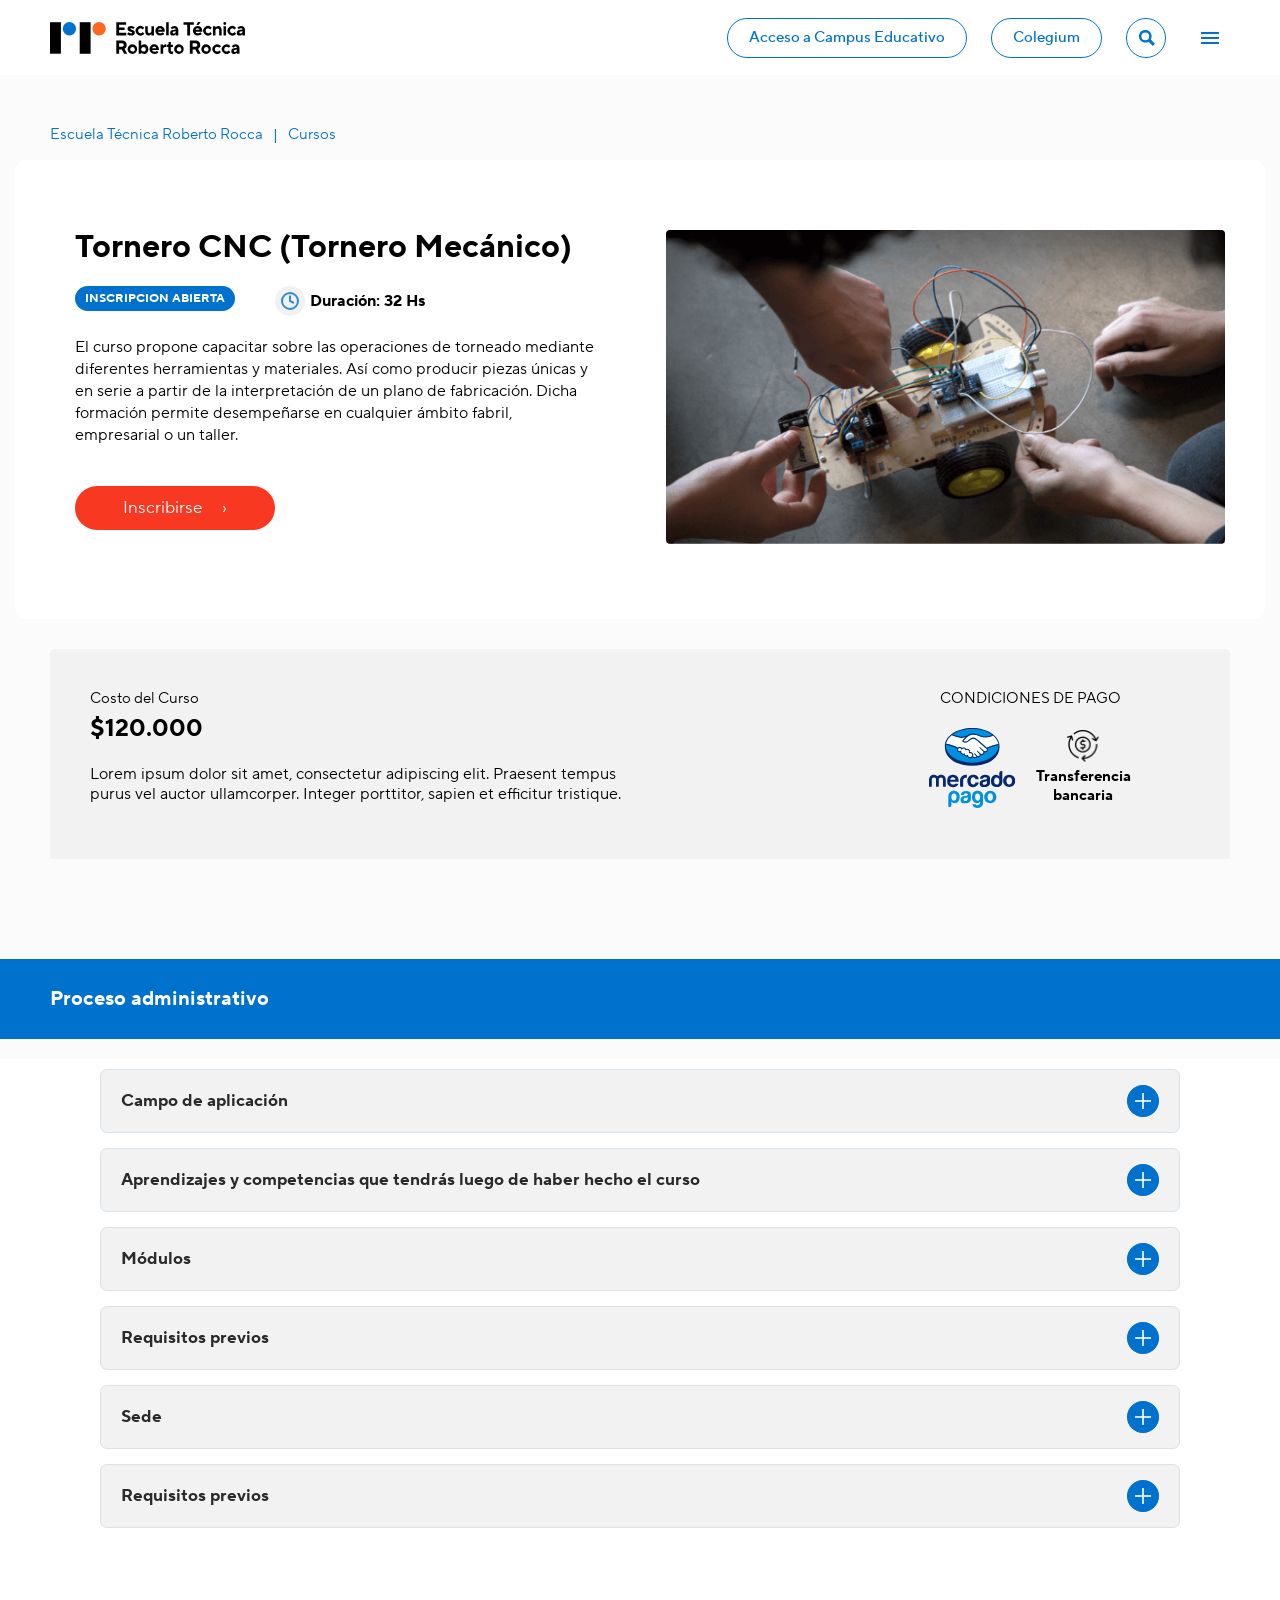
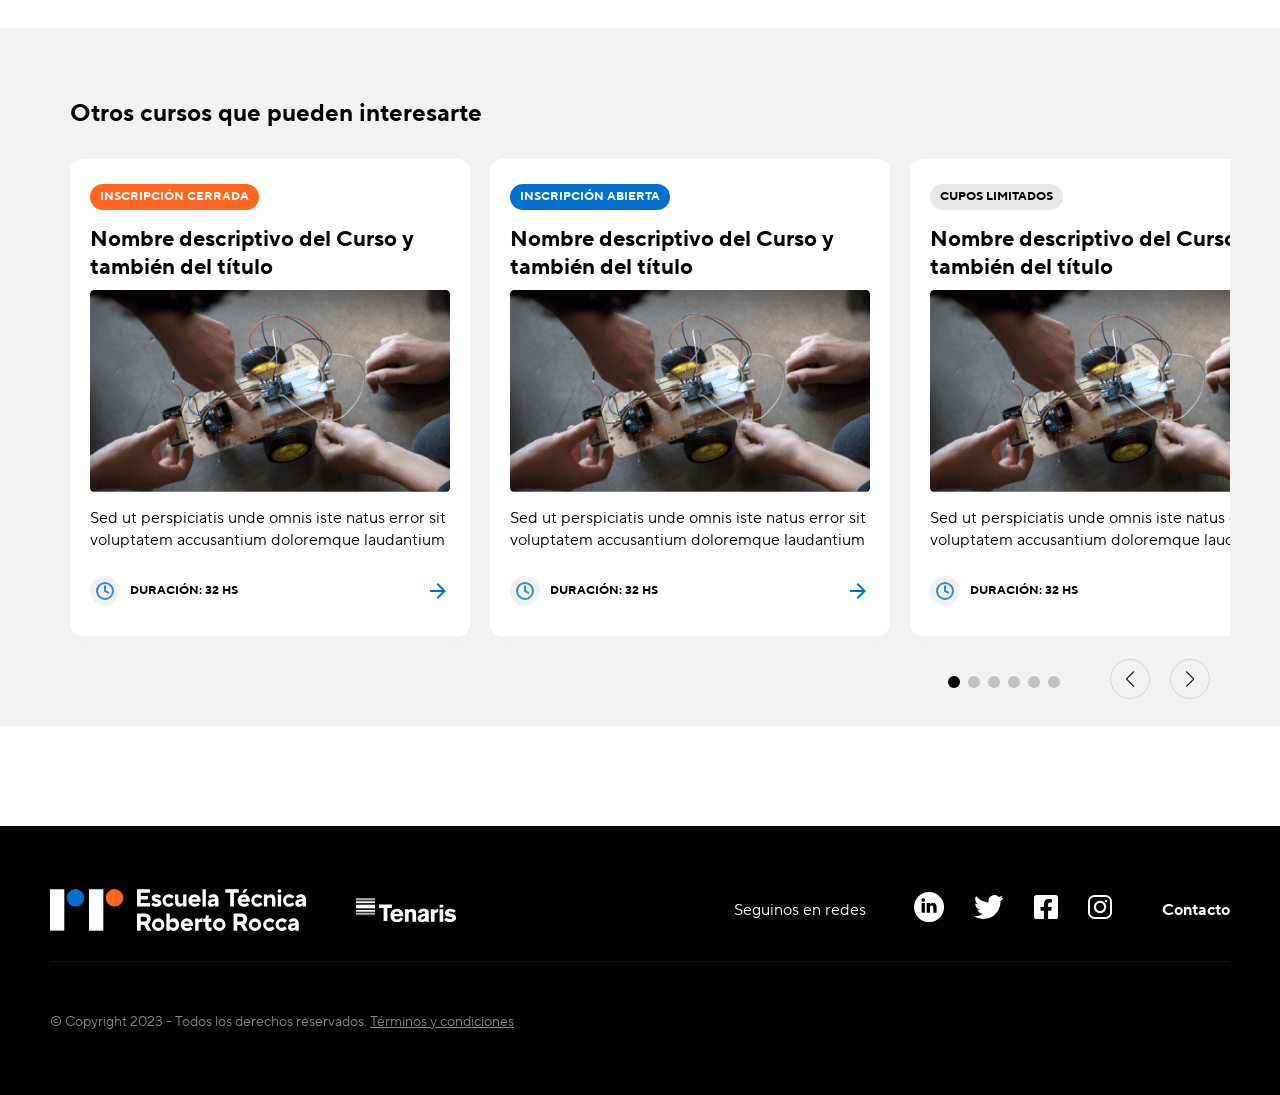
<file: ficha_curso.html>
<!DOCTYPE html>
<html lang="en">
<head>
    <meta charset="UTF-8">
    <meta http-equiv="X-UA-Compatible" content="IE=edge">
    <meta name="viewport" content="width=device-width, initial-scale=1.0">
    <title>Ficha curso</title>
    <link rel="stylesheet" href="resources/css/swiper.css">
    <link rel="stylesheet" href="resources/css/ficha_curso.css?7">
</head>
<body class="ficha_curso">

    <header id="header_sticky" class="header_sticky">
        <div class="header_sticky_top">
            <div class="header_sticky_top_wrp">
                <div class=" header_sticky_izq">
                    <a class="header_sticky_izq_logo" title="Roberto Rocca"  href="index.html">
                        <svg xmlns="http://www.w3.org/2000/svg" width="195.627" height="32" viewBox="0 0 195.627 32">
                            <g id="Logo_Escuela_Tecnica_Roberto_Rocca" data-name="Logo Escuela Tecnica Roberto Rocca" transform="translate(0 0)">
                              <rect id="Rectángulo_23" data-name="Rectángulo 23" width="10.937" height="31.65" transform="translate(29.805 0.157)"/>
                              <path id="Trazado_85" data-name="Trazado 85" d="M170.953,6.7a6.7,6.7,0,1,1-6.7-6.7,6.7,6.7,0,0,1,6.7,6.7" transform="translate(-114.983 0)" fill="#ff6720"/>
                              <rect id="Rectángulo_25" data-name="Rectángulo 25" width="10.937" height="31.587" transform="translate(0 0.157)"/>
                              <path id="Trazado_86" data-name="Trazado 86" d="M60.763,6.7a6.7,6.7,0,1,1-6.7-6.7,6.7,6.7,0,0,1,6.7,6.7" transform="translate(-34.566 0)" fill="#0072ce"/>
                              <path id="Trazado_87" data-name="Trazado 87" d="M246.157.609V13.816h10V11.175h-7.17V8.344h5.472V5.8h-5.472V3.25h6.981V.609Z" transform="translate(-179.644 -0.444)"/>
                              <path id="Trazado_88" data-name="Trazado 88" d="M287.716,20.9a3,3,0,0,0,.66.528,3.254,3.254,0,0,0,1.792.51c.849,0,1.132-.283,1.132-.66,0-1.038-4.717-.849-4.717-3.868,0-1.509,1.321-2.83,3.679-2.83a5.166,5.166,0,0,1,2.679.717,4.408,4.408,0,0,1,.906.7l-1.509,1.6a3.114,3.114,0,0,0-.547-.377,3.033,3.033,0,0,0-1.529-.377c-.66,0-.943.283-.943.566,0,1.038,4.717.849,4.717,3.868,0,1.585-1.321,2.924-3.868,2.924a5.4,5.4,0,0,1-2.943-.849,4.519,4.519,0,0,1-1.019-.849Z" transform="translate(-208.873 -10.637)"/>
                              <path id="Trazado_89" data-name="Trazado 89" d="M326.361,22.31a4.056,4.056,0,0,1-.943.943,4.812,4.812,0,1,1,0-7.736,4.056,4.056,0,0,1,.943.943l-1.6,1.6a3.433,3.433,0,0,0-.6-.566,2.856,2.856,0,0,0-1.66-.566,2.455,2.455,0,0,0,0,4.906,2.856,2.856,0,0,0,1.66-.566,3.432,3.432,0,0,0,.6-.566Z" transform="translate(-231.775 -10.636)"/>
                              <path id="Trazado_90" data-name="Trazado 90" d="M353.559,15.273h2.547v5.189a1.6,1.6,0,0,0,1.7,1.792,1.959,1.959,0,0,0,1.981-2.075V15.273h2.547v9.245h-2.547V23.2h-.094a4.42,4.42,0,0,1-.7.755,3.188,3.188,0,0,1-2.038.755c-1.887,0-3.4-1.509-3.4-3.868Z" transform="translate(-258.026 -11.146)"/>
                              <path id="Trazado_91" data-name="Trazado 91" d="M397.891,18.442a2.145,2.145,0,0,0-4.151,0Zm2.075,4.245a4.761,4.761,0,0,1-1.019.755A5.98,5.98,0,0,1,396,24.2a4.812,4.812,0,1,1-.094-9.623,4.63,4.63,0,0,1,4.623,4.623,7.391,7.391,0,0,1-.056.811l-.038.321h-6.7a2.375,2.375,0,0,0,2.453,1.6,3.249,3.249,0,0,0,1.83-.509,2.434,2.434,0,0,0,.623-.529Z" transform="translate(-285.423 -10.636)"/>
                              <rect id="Rectángulo_28" data-name="Rectángulo 28" width="2.547" height="13.208" transform="translate(116.546 0.165)"/>
                              <path id="Trazado_92" data-name="Trazado 92" d="M451.69,19.857l-2.075.377c-.66.132-1.038.472-1.038.944,0,.585.377.943,1.132.943a1.959,1.959,0,0,0,1.981-2.075Zm0,3.019H451.6a3.855,3.855,0,0,1-.7.66,3.276,3.276,0,0,1-2.038.66,2.63,2.63,0,0,1-2.83-2.642,2.99,2.99,0,0,1,2.736-2.962l2.925-.528a1.478,1.478,0,0,0-1.6-1.226,2.43,2.43,0,0,0-1.528.528,2.813,2.813,0,0,0-.547.51l-1.51-1.509a4.979,4.979,0,0,1,3.774-1.793,3.711,3.711,0,0,1,3.962,3.679v5.755H451.69Z" transform="translate(-325.512 -10.636)"/>
                              <path id="Trazado_93" data-name="Trazado 93" d="M495.61.609V3.25h3.773V13.816h2.83V3.25h3.774V.609Z" transform="translate(-361.694 -0.444)"/>
                              <path id="Trazado_94" data-name="Trazado 94" d="M535.6.259h2.642l-2.076,2.83h-2.076Zm1.7,7.736a2.145,2.145,0,0,0-4.151,0Zm2.075,4.245a4.759,4.759,0,0,1-1.019.755,5.98,5.98,0,0,1-2.943.755,4.812,4.812,0,1,1-.094-9.622,4.63,4.63,0,0,1,4.623,4.623,7.39,7.39,0,0,1-.056.811l-.038.321h-6.7a2.375,2.375,0,0,0,2.453,1.6,3.25,3.25,0,0,0,1.83-.509,2.431,2.431,0,0,0,.623-.529Z" transform="translate(-387.16 -0.189)"/>
                              <path id="Trazado_95" data-name="Trazado 95" d="M577.217,22.31a4.064,4.064,0,0,1-.943.943,4.812,4.812,0,1,1,0-7.736,4.064,4.064,0,0,1,.943.943l-1.6,1.6a3.432,3.432,0,0,0-.6-.566,2.856,2.856,0,0,0-1.66-.566,2.455,2.455,0,0,0,0,4.906,2.856,2.856,0,0,0,1.66-.566,3.431,3.431,0,0,0,.6-.566Z" transform="translate(-414.849 -10.636)"/>
                              <path id="Trazado_96" data-name="Trazado 96" d="M604.932,14.764h2.547v1.321h.095a4.429,4.429,0,0,1,.7-.755,3.145,3.145,0,0,1,2.038-.755c1.887,0,3.4,1.509,3.4,3.868v5.566h-2.547V18.82a1.6,1.6,0,0,0-1.7-1.793,1.959,1.959,0,0,0-1.981,2.076v4.906h-2.547Z" transform="translate(-441.478 -10.637)"/>
                              <path id="Trazado_97" data-name="Trazado 97" d="M643.751,4.316H646.3v9.245h-2.547ZM645.034.259a1.446,1.446,0,0,1,1.453,1.415,1.463,1.463,0,0,1-1.472,1.415,1.446,1.446,0,0,1-1.453-1.415A1.463,1.463,0,0,1,645.034.259" transform="translate(-469.67 -0.189)"/>
                              <path id="Trazado_98" data-name="Trazado 98" d="M667.251,22.31a4.064,4.064,0,0,1-.943.943,4.812,4.812,0,1,1,0-7.736,4.064,4.064,0,0,1,.943.943l-1.6,1.6a3.428,3.428,0,0,0-.6-.566,2.856,2.856,0,0,0-1.66-.566,2.455,2.455,0,0,0,0,4.906,2.856,2.856,0,0,0,1.66-.566,3.427,3.427,0,0,0,.6-.566Z" transform="translate(-480.555 -10.636)"/>
                              <path id="Trazado_99" data-name="Trazado 99" d="M699.285,19.857l-2.075.377c-.66.132-1.038.472-1.038.944,0,.585.378.943,1.132.943a1.959,1.959,0,0,0,1.981-2.075Zm0,3.019h-.094a3.849,3.849,0,0,1-.7.66,3.275,3.275,0,0,1-2.038.66,2.63,2.63,0,0,1-2.83-2.642,2.99,2.99,0,0,1,2.736-2.962l2.925-.528a1.478,1.478,0,0,0-1.6-1.226,2.431,2.431,0,0,0-1.528.528,2.818,2.818,0,0,0-.547.51l-1.51-1.509a4.979,4.979,0,0,1,3.774-1.793,3.711,3.711,0,0,1,3.962,3.679v5.755h-2.547Z" transform="translate(-506.206 -10.636)"/>
                              <path id="Trazado_100" data-name="Trazado 100" d="M251.912,75.077a1.792,1.792,0,1,0,0-3.585h-2.924v3.585Zm-5.754-6.226h5.849a4.261,4.261,0,0,1,4.622,4.434,4.2,4.2,0,0,1-1.132,3.075,3.414,3.414,0,0,1-1.132.793l2.736,4.906h-3.113l-2.358-4.34h-2.642v4.34h-2.83Z" transform="translate(-179.645 -50.247)"/>
                              <path id="Trazado_101" data-name="Trazado 101" d="M295.32,87.628a2.36,2.36,0,1,0-2.359,2.453,2.359,2.359,0,0,0,2.359-2.453m-2.359-4.811a4.812,4.812,0,1,1-4.906,4.811,4.852,4.852,0,0,1,4.906-4.811" transform="translate(-210.223 -60.439)"/>
                              <path id="Trazado_102" data-name="Trazado 102" d="M336.427,77.436a2.36,2.36,0,1,0-2.359,2.453,2.359,2.359,0,0,0,2.359-2.453m-7.17-8.585H331.8v5.283h.095a3.38,3.38,0,0,1,.717-.755,3.574,3.574,0,0,1,2.207-.755c2.189,0,4.151,2,4.151,4.811,0,2.83-1.962,4.811-4.151,4.811a3.574,3.574,0,0,1-2.207-.755,3.379,3.379,0,0,1-.717-.755H331.8v1.321h-2.547Z" transform="translate(-240.29 -50.247)"/>
                              <path id="Trazado_103" data-name="Trazado 103" d="M376.2,86.685a2.145,2.145,0,0,0-4.151,0Zm2.075,4.245a4.753,4.753,0,0,1-1.019.755,5.98,5.98,0,0,1-2.943.755,4.812,4.812,0,1,1-.094-9.622,4.63,4.63,0,0,1,4.623,4.623,7.375,7.375,0,0,1-.056.811l-.038.321h-6.7a2.375,2.375,0,0,0,2.453,1.6,3.249,3.249,0,0,0,1.83-.509,2.436,2.436,0,0,0,.623-.528Z" transform="translate(-269.595 -60.439)"/>
                              <path id="Trazado_104" data-name="Trazado 104" d="M410.612,83.007h2.547v1.321h.095a4.419,4.419,0,0,1,.7-.755,3.145,3.145,0,0,1,2.038-.755h.189v2.736l-.208-.038a4.438,4.438,0,0,0-.641-.057,2.216,2.216,0,0,0-2.17,2.453v4.339h-2.547Z" transform="translate(-299.663 -60.44)"/>
                              <path id="Trazado_105" data-name="Trazado 105" d="M434.911,78.928h-1.6V76.569h.849c.7,0,1.038-.377,1.038-1.132v-1.7h2.264v2.83h2.076v2.358h-2.076v3.113a1.168,1.168,0,0,0,1.226,1.321,2.8,2.8,0,0,0,.736-.094,1.426,1.426,0,0,0,.3-.094v2.358c-.151.057-.321.094-.491.151a5.232,5.232,0,0,1-1.208.132c-1.887,0-3.113-1.208-3.113-3.4Z" transform="translate(-316.225 -53.814)"/>
                              <path id="Trazado_106" data-name="Trazado 106" d="M468.156,87.628a2.36,2.36,0,1,0-2.359,2.453,2.359,2.359,0,0,0,2.359-2.453M465.8,82.817a4.812,4.812,0,1,1-4.906,4.811,4.852,4.852,0,0,1,4.906-4.811" transform="translate(-336.358 -60.439)"/>
                              <path id="Trazado_107" data-name="Trazado 107" d="M524.956,75.077a1.792,1.792,0,0,0,0-3.585h-2.925v3.585ZM519.2,68.851h5.849a4.261,4.261,0,0,1,4.622,4.434,4.2,4.2,0,0,1-1.132,3.075,3.413,3.413,0,0,1-1.132.793l2.736,4.906h-3.113l-2.358-4.34h-2.641v4.34H519.2Z" transform="translate(-378.912 -50.247)"/>
                              <path id="Trazado_108" data-name="Trazado 108" d="M569.062,87.628a2.36,2.36,0,1,0-2.359,2.453,2.359,2.359,0,0,0,2.359-2.453M566.7,82.817a4.812,4.812,0,1,1-4.906,4.811,4.852,4.852,0,0,1,4.906-4.811" transform="translate(-409.998 -60.439)"/>
                              <path id="Trazado_109" data-name="Trazado 109" d="M611.073,90.553a4.066,4.066,0,0,1-.943.943,4.812,4.812,0,1,1,0-7.736,4.061,4.061,0,0,1,.943.943l-1.6,1.6a3.45,3.45,0,0,0-.6-.566,2.858,2.858,0,0,0-1.66-.566,2.455,2.455,0,0,0,0,4.906,2.856,2.856,0,0,0,1.66-.566,3.428,3.428,0,0,0,.6-.566Z" transform="translate(-439.556 -60.439)"/>
                              <path id="Trazado_110" data-name="Trazado 110" d="M645.99,90.553a4.061,4.061,0,0,1-.943.943,4.812,4.812,0,1,1,0-7.736,4.057,4.057,0,0,1,.943.943l-1.6,1.6a3.46,3.46,0,0,0-.6-.566,2.859,2.859,0,0,0-1.66-.566,2.455,2.455,0,0,0,0,4.906,2.857,2.857,0,0,0,1.66-.566,3.438,3.438,0,0,0,.6-.566Z" transform="translate(-465.038 -60.439)"/>
                              <path id="Trazado_111" data-name="Trazado 111" d="M678.84,88.1l-2.076.377c-.66.132-1.038.472-1.038.944,0,.585.378.943,1.132.943a1.959,1.959,0,0,0,1.981-2.075Zm0,3.019h-.094a3.856,3.856,0,0,1-.7.66,3.275,3.275,0,0,1-2.038.66,2.63,2.63,0,0,1-2.83-2.641,2.989,2.989,0,0,1,2.736-2.962l2.925-.529a1.478,1.478,0,0,0-1.6-1.226,2.429,2.429,0,0,0-1.528.529,2.809,2.809,0,0,0-.547.509l-1.51-1.509a4.979,4.979,0,0,1,3.774-1.793,3.71,3.71,0,0,1,3.962,3.679v5.755H678.84Z" transform="translate(-491.285 -60.439)"/>
                            </g>
                          </svg>
                    </a>
                </div>
                <div class="header_sticky_der">
                    <a class="header_sticky_der_campus" title="Acceder al campus"  href="#"><span>Acceso a</span>Campus<span>Educativo</span></a>
                    <a class="header_sticky_der_campus" title="Colegium"  href="#"> <span>Colegium</span> </a>
                    <div class="header_sticky_der_buscador">
                        <button><svg class="header_sticky_der_buscador_svg" xmlns="http://www.w3.org/2000/svg" width="16" height="16" viewBox="0 0 16 16">
                            <path id="Icon_map-search" data-name="Icon map-search" d="M13.148,11.019a6.328,6.328,0,1,0-2.13,2.128l4.293,4.293,2.129-2.13Zm-5.395.64a3.9,3.9,0,1,1,3.905-3.9,3.91,3.91,0,0,1-3.905,3.9Z" transform="translate(-1.44 -1.44)" fill="#070707"/>
                          </svg></button>
                          <input class="header_der_buscador_input" type="text" placeholder="Buscar">                           
                    </div>
                    <button title="Abrir menú" aria-label="Abrir menú" id="hamburguesa" class="header_sticky_der_hamburguesa">
                        <div class="header_sticky_der_hamburguesa_linea"></div>
                        <div class="header_sticky_der_hamburguesa_linea"></div>
                        <div class="header_sticky_der_hamburguesa_linea"></div>
                    </button>
            
                </div>
            </div>
        </div>
    </header>

    <main class="padding_main">

        <div class="container">
            <div id="menu" class="menu_wrp">
                <button class="menu_close2" aria-label="Cerrar menú" title="Cerrar menú">
                    <svg id="close2" class="menu_close" xmlns="http://www.w3.org/2000/svg" width="41" height="41" viewBox="0 0 41 41">
                        <g id="Grupo_23356" data-name="Grupo 23356" transform="translate(-1257 -41)">
                          <g id="Componente_186_2" data-name="Componente 186 – 2" transform="translate(1257 41)">
                            <circle id="Elipse_1" data-name="Elipse 1" cx="20.5" cy="20.5" r="20.5" fill="#f1f1f1"/>
                            <g id="Elipse_387" data-name="Elipse 387" fill="none" stroke="#fff" stroke-width="1">
                              <circle cx="20.5" cy="20.5" r="20.5" stroke="none"/>
                              <circle cx="20.5" cy="20.5" r="20" fill="none"/>
                            </g>
                            <g id="Grupo_23094" data-name="Grupo 23094" transform="translate(-1258.5 -41.5)">
                              <rect id="Rectángulo_57696" data-name="Rectángulo 57696" width="18" height="2" transform="translate(1271.929 67.657) rotate(-45)"/>
                              <rect id="Rectángulo_57697" data-name="Rectángulo 57697" width="18" height="2" transform="translate(1284.657 69.071) rotate(-135)"/>
                            </g>
                            <g id="menu_black_24dp" transform="translate(17)">
                              <path id="Trazado_8094" data-name="Trazado 8094" d="M0,0H24V24H0Z" fill="none"/>
                            </g>
                          </g>
                        </g>
                    </svg> 
                </button>
                <nav class="menu">
                    <svg id="close" class="menu_close" xmlns="http://www.w3.org/2000/svg" width="32" height="32" viewBox="0 0 32 32">
                        <g id="Grupo_23142" data-name="Grupo 23142" transform="translate(-316 -10)">
                        <g id="Elipse_1" data-name="Elipse 1" transform="translate(316 10)" fill="none" stroke="#fff" stroke-width="1">
                            <circle cx="16" cy="16" r="16" stroke="none"/>
                            <circle cx="16" cy="16" r="15.5" fill="none"/>
                        </g>
                        <g id="Grupo_23094" data-name="Grupo 23094" transform="translate(325 19)">
                            <rect id="Rectángulo_57696" data-name="Rectángulo 57696" width="18" height="2" transform="translate(0 12.728) rotate(-45)" fill="#fff"/>
                            <rect id="Rectángulo_57697" data-name="Rectángulo 57697" width="18" height="2" transform="translate(12.729 14.143) rotate(-135)" fill="#fff"/>
                        </g>
                        </g>
                    </svg>
                    <a id="primerboton" class="menu_btn" href="#" title="Inicio">
                        <p>Inicio</p>
                    </a>
                    <a id="segundoboton" class="menu_btn" href="#" title="Nuestra escuela">
                        <p>Nuestra escuela</p>
                    </a>  
                    <a class="menu_btn" href="#" title="Nuestro equipo">
                        <p>Nuestro equipo</p>
                    </a>
                    <a class="menu_btn" href="#" title="Proeceso de admisíon">
                        <p>Proeceso de admisíon</p>
                    </a>
                    <a class="menu_btn" href="#" title="Prácticas profesionalizantes">
                        <p>Prácticas profesionalizantes</p>
                    </a>
                    <a class="menu_btn" href="#" title="Cursos de formación profesional">
                        <p>Cursos de formación profesional</p>
                    </a>
                    <a class="menu_btn" href="#" title="Contacto">
                        <p>Contacto</p>
                    </a>
                    <a class="menu_btn" href="#" title="Preguntas frecuentes">
                        <p>Preguntas frecuentes</p>
                    </a>

                    <div class="menu_campus_wrp">
                        <a class="menu_campus" title="Acceder al campus"  href="#"> <span>Acceso a </span> Campus <span> Educativo </span> </a>
                        <a class="menu_campus" title="Colegium"  href="#"> <span> Colegium </span> </a>
                    </div>

                    <div class="menu_buscar">
                        <input class="menu_buscar_input" placeholder="Buscar">
                        <a title="Buscar en todo el sitio"  href="#"> <svg xmlns="http://www.w3.org/2000/svg" width="20" height="20" viewBox="0 0 23.523 23.523">
                            <path id="Icon_map-search" data-name="Icon map-search" d="M18.653,15.523a9.3,9.3,0,1,0-3.132,3.129l6.312,6.311,3.13-3.132Zm-7.931.941a5.739,5.739,0,1,1,5.742-5.736,5.748,5.748,0,0,1-5.742,5.736Z" transform="translate(-1.44 -1.44)" fill="#fff"/>
                        </svg></a>
                    </div>
                    
                    <div class="menu_redes">
                        <p>Seguinos en redes</p>
                        <div class="menu_redes_wrp">
                            <a href="#"><svg id="facebook-logo" xmlns="http://www.w3.org/2000/svg" width="14.916" height="27.589" viewBox="0 0 14.916 27.589">
                                <path id="Trazado_2045" data-name="Trazado 2045" d="M36.432.006,32.854,0c-4.019,0-6.617,2.665-6.617,6.79V9.92h-3.6a.563.563,0,0,0-.563.563v4.536a.563.563,0,0,0,.563.563h3.6V27.027a.562.562,0,0,0,.563.563h4.693a.563.563,0,0,0,.563-.563V15.581h4.206a.562.562,0,0,0,.563-.563l0-4.536a.563.563,0,0,0-.563-.563H32.055V7.267c0-1.276.3-1.923,1.966-1.923h2.41a.562.562,0,0,0,.562-.563V.568A.563.563,0,0,0,36.432.006Z" transform="translate(-22.077)" fill="#0072ce"/>
                              </svg>
                            </a>
                            <a href="#"><svg id="twitter-2" xmlns="http://www.w3.org/2000/svg" width="31.579" height="25.658" viewBox="0 0 31.579 25.658">
                                <g id="Grupo_506" data-name="Grupo 506" transform="translate(0)">
                                  <path id="Trazado_2044" data-name="Trazado 2044" d="M31.579,51.038a13.5,13.5,0,0,1-3.73,1.022A6.438,6.438,0,0,0,30.7,48.482a12.938,12.938,0,0,1-4.105,1.567,6.474,6.474,0,0,0-11.2,4.427,6.666,6.666,0,0,0,.15,1.476A18.325,18.325,0,0,1,2.2,49.18a6.476,6.476,0,0,0,1.99,8.653,6.393,6.393,0,0,1-2.925-.8v.071A6.5,6.5,0,0,0,6.45,63.468a6.461,6.461,0,0,1-1.7.213,5.725,5.725,0,0,1-1.226-.111,6.536,6.536,0,0,0,6.049,4.51,13.008,13.008,0,0,1-8.027,2.761A12.126,12.126,0,0,1,0,70.753a18.226,18.226,0,0,0,9.932,2.905c11.913,0,18.427-9.869,18.427-18.423,0-.286-.01-.563-.024-.837A12.915,12.915,0,0,0,31.579,51.038Z" transform="translate(0 -48)" fill="#0072ce"/>
                                </g>
                              </svg>
                            </a>
                            <a href="#"><svg id="instagram_logo" xmlns="http://www.w3.org/2000/svg" width="27.766" height="27.766" viewBox="0 0 27.766 27.766">
                                <g id="Grupo_501" data-name="Grupo 501">
                                  <g id="Grupo_500" data-name="Grupo 500">
                                    <path id="Trazado_2041" data-name="Trazado 2041" d="M20.264,0H7.5A7.511,7.511,0,0,0,0,7.5V20.264a7.511,7.511,0,0,0,7.5,7.5H20.264a7.511,7.511,0,0,0,7.5-7.5V7.5A7.511,7.511,0,0,0,20.264,0Zm5.259,20.264a5.265,5.265,0,0,1-5.259,5.259H7.5a5.265,5.265,0,0,1-5.259-5.259V7.5A5.265,5.265,0,0,1,7.5,2.243H20.264A5.265,5.265,0,0,1,25.523,7.5Z" fill="#0072ce"/>
                                  </g>
                                </g>
                                <g id="Grupo_503" data-name="Grupo 503" transform="translate(7.711 7.602)">
                                  <g id="Grupo_502" data-name="Grupo 502">
                                    <path id="Trazado_2042" data-name="Trazado 2042" d="M154.571,145.484a6.225,6.225,0,1,0-6.172,7.141,6.311,6.311,0,0,0,.926-.069,6.226,6.226,0,0,0,5.246-7.072ZM149,150.337a3.983,3.983,0,1,1,3.356-4.524A3.956,3.956,0,0,1,149,150.337Z" transform="translate(-142.185 -140.171)" fill="#0072ce"/>
                                  </g>
                                </g>
                                <g id="Grupo_505" data-name="Grupo 505" transform="translate(19.78 5.743)">
                                  <g id="Grupo_504" data-name="Grupo 504">
                                    <path id="Trazado_2043" data-name="Trazado 2043" d="M366.656,106.222a1.122,1.122,0,1,0,.329.793A1.13,1.13,0,0,0,366.656,106.222Z" transform="translate(-364.741 -105.893)" fill="#0072ce"/>
                                  </g>
                                </g>
                              </svg>
                            </a>
                            <a href="#"><svg xmlns="http://www.w3.org/2000/svg" width="28.509" height="28.509" viewBox="0 0 28.509 28.509">
                                <path id="Trazado_2453" data-name="Trazado 2453" d="M21.353,7.1A14.255,14.255,0,1,0,35.607,21.353,14.255,14.255,0,0,0,21.353,7.1ZM17.427,26.9H14.345V17.624h3.082ZM15.886,16.358h-.021a1.607,1.607,0,1,1,.041-3.2,1.607,1.607,0,1,1-.02,3.2ZM28.544,26.9H25.461V21.935c0-1.246-.446-2.1-1.562-2.1a1.687,1.687,0,0,0-1.582,1.127,2.11,2.11,0,0,0-.1.752V26.9H19.132s.041-8.4,0-9.273h3.083v1.314a3.061,3.061,0,0,1,2.779-1.532c2.029,0,3.55,1.325,3.55,4.173V26.9Z" transform="translate(-7.098 -7.098)" fill="#0072ce"/>
                              </svg>
                            </a>
                        </div>
                    </div>
                </nav>
            </div>
        </div>

        <div style="background-color:#FBFBFB; padding: 50px 0;">

          <div class="modulo_direccion_wrp">
            <div class="modulo_direccion"> <a href="./index.html" title="Volver a la home">Escuela Técnica Roberto Rocca</a><span>|</span> <a title="Ver más novedades" href="#">Cursos</a></div>
          </div>
          
          <section class="modulo9">
            <div class="modulo9_wrp">
              <div class="modulo9_izq">
                <h2>Tornero CNC  (Tornero Mecánico)</h2>
                <div class="modulo9_izq_top">
                  <a href="#" class="estado1">Inscripcion Abierta </a>
                  <div class="modulo9_duracion">
                    <svg xmlns="http://www.w3.org/2000/svg" width="30" height="30" viewBox="0 0 30 30">
                      <g id="Grupo_23841" data-name="Grupo 23841" transform="translate(-297 -1421)">
                        <g id="Grupo_23840" data-name="Grupo 23840" transform="translate(297 1421)">
                          <g id="Grupo_23842" data-name="Grupo 23842">
                            <rect id="Rectángulo_58014" data-name="Rectángulo 58014" width="30" height="30" rx="15" fill="#f1f1f1"></rect>
                          </g>
                          <g id="Icon_feather-clock" data-name="Icon feather-clock" transform="translate(4 4)" opacity="0.8">
                            <path id="Trazado_9059" data-name="Trazado 9059" d="M19,11a8,8,0,1,1-8-8A8,8,0,0,1,19,11Z" fill="none" stroke="#0072ce" stroke-linecap="round" stroke-linejoin="round" stroke-width="2"></path>
                            <path id="Trazado_9060" data-name="Trazado 9060" d="M18,9v4.8l3.2,1.6" transform="translate(-7 -2.8)" fill="none" stroke="#0072ce" stroke-linecap="round" stroke-linejoin="round" stroke-width="2"></path>
                          </g>
                        </g>
                      </g>
                    </svg>
                    <p>Duración: 32 Hs</p>
                  </div>
                </div>
                <p class="modulo9_izq_txt">El curso propone capacitar sobre las operaciones de torneado mediante diferentes herramientas y materiales. Así como producir piezas únicas y en serie a partir de la interpretación de un plano de fabricación. Dicha formación permite desempeñarse en cualquier ámbito fabril, empresarial o un taller.</p>
                <a class="modulo9_izq_btn" href="#"><p class="modulo9_izq_txt_normal">Inscribirse</p><span>›</span></a>
              </div>
              <div class="modulo9_der"> 
                <div class="modulo9_der_picture">
                  <img src="./resources/img/modulo9_img.png" alt="">
                </div>  
                <p class="modulo9_der_txt">El curso propone capacitar sobre las operaciones de torneado mediante diferentes herramientas y materiales. Así como producir piezas únicas y en serie a partir de la interpretación de un plano de fabricación. Dicha formación permite desempeñarse en cualquier ámbito fabril, empresarial o un taller.</p>
                <a class="modulo9_der_btn" href="#"><p class="modulo9_izq_txt_normal">Inscribirse</p><span>›</span></a>
              </div>
            </div>
          </section>
  
          <section class="modulo8">
              <div class="modulo8_wrp">
                  <div class="modulo8_izq">
                      <h2>Costo del Curso</h2>
                      <h3>$120.000</h2>
                      <p>Lorem ipsum dolor sit amet, consectetur adipiscing elit. Praesent tempus purus vel auctor ullamcorper. Integer porttitor, sapien et efficitur tristique. </p>
                  </div>
                  <div class="modulo8_der">
                      <p>Condiciones de pago</p>
                      <div class="modulo8_der_logos">
                          <svg id="Grupo_23747" data-name="Grupo 23747" xmlns="http://www.w3.org/2000/svg" xmlns:xlink="http://www.w3.org/1999/xlink" width="86.216" height="80" viewBox="0 0 86.216 80">
                              <defs>
                                <clipPath id="clip-path">
                                  <rect id="Rectángulo_58027" data-name="Rectángulo 58027" width="86.216" height="80" fill="none"/>
                                </clipPath>
                              </defs>
                              <g id="Grupo_23747-2" data-name="Grupo 23747" clip-path="url(#clip-path)">
                                <path id="Trazado_9079" data-name="Trazado 9079" d="M93.138,17.878C93.138,8.028,80.9,0,65.8,0S38.47,8.028,38.47,17.878c0,.254,0,.956,0,1.047,0,10.449,10.7,18.911,27.333,18.911,16.738,0,27.337-8.46,27.337-18.909Z" transform="translate(-22.617 0.001)" fill="#08286e"/>
                                <path id="Trazado_9080" data-name="Trazado 9080" d="M93.6,19.375c0,9.285-11.767,16.813-26.282,16.813S41.039,28.66,41.039,19.375,52.805,2.561,67.321,2.561,93.6,10.089,93.6,19.375" transform="translate(-24.129 -1.506)" fill="#0090df"/>
                                <path id="Trazado_9081" data-name="Trazado 9081" d="M83.412,21.812c-.014.026-.276.3-.106.516a3.288,3.288,0,0,0,2.991.543,8.677,8.677,0,0,0,2.718-1.72,10.87,10.87,0,0,1,3.1-1.978,3.545,3.545,0,0,1,2.262-.059,6.961,6.961,0,0,1,2.063,1.2c1.8,1.352,9.029,7.664,10.278,8.755a62.394,62.394,0,0,1,11.555-3.719,14.316,14.316,0,0,0-5.488-8.631c-4.166,1.75-9.256,2.662-14.234.231a13.779,13.779,0,0,0-5.378-1.223c-3.95.092-5.661,1.8-7.472,3.611Z" transform="translate(-48.947 -9.247)" fill="#fff"/>
                                <path id="Trazado_9082" data-name="Trazado 9082" d="M81.892,30.385c-.085-.076-8.5-7.441-10.41-8.874a4.662,4.662,0,0,0-2.361-1.121A3.224,3.224,0,0,0,68,20.5a10.166,10.166,0,0,0-3.077,1.834,8.782,8.782,0,0,1-3,1.858,4.861,4.861,0,0,1-3.312-.5,1.469,1.469,0,0,1-.549-.6,1.019,1.019,0,0,1,.281-1.1l2.323-2.513c.27-.269.542-.539.82-.8a15.178,15.178,0,0,0-2.117.477,9.21,9.21,0,0,1-2.47.461,23.647,23.647,0,0,1-2.521-.394,37.684,37.684,0,0,1-6.7-2.422c-3.3,2.458-5.511,5.532-6.148,8.917.474.126,1.239.354,1.56.424,7.473,1.662,9.8,3.373,10.223,3.731a2.474,2.474,0,0,1,3.878.228,2.824,2.824,0,0,1,1.782-.627,3.32,3.32,0,0,1,1.068.188,2.455,2.455,0,0,1,1.5,1.359,2.488,2.488,0,0,1,1.04-.221,3.139,3.139,0,0,1,1.243.274,2.654,2.654,0,0,1,1.467,2.965,2.55,2.55,0,0,1,.3-.016,2.966,2.966,0,0,1,2.962,2.963,2.935,2.935,0,0,1-.355,1.4,4.7,4.7,0,0,0,2.573.689,1.646,1.646,0,0,0,1.2-.524c.074-.105.152-.228.08-.316l-2.109-2.342s-.347-.328-.232-.455.333.057.485.183c1.073.9,2.383,2.249,2.383,2.249.022.015.109.186.594.273a2.19,2.19,0,0,0,1.666-.389,2.526,2.526,0,0,0,.366-.375c-.009.007-.016.016-.024.019A1.12,1.12,0,0,0,75.116,36l-2.462-2.764s-.352-.326-.232-.457c.107-.113.333.058.488.186.779.652,1.881,1.757,2.936,2.791a2.007,2.007,0,0,0,2.362-.082,1.7,1.7,0,0,0,.874-1.543,1.761,1.761,0,0,0-.52-1.027L75.2,29.725s-.355-.3-.23-.457c.1-.129.333.057.485.183,1.071.9,3.971,3.555,3.971,3.555a2.041,2.041,0,0,0,2.282-.046,1.525,1.525,0,0,0,.749-1.206,1.781,1.781,0,0,0-.564-1.37" transform="translate(-24.411 -9.874)" fill="#fff"/>
                                <path id="Trazado_9083" data-name="Trazado 9083" d="M82.418,53.075a7.407,7.407,0,0,0-1.166.258c-.042-.028.032-.237.08-.357s.737-2.187-.937-2.9a1.972,1.972,0,0,0-2.333.348c-.07.073-.1.068-.11-.026a1.846,1.846,0,0,0-1.3-1.716A2.532,2.532,0,0,0,73.8,49.7a1.827,1.827,0,1,0-.543,1.555c.01.01.014.027.009.063a2.412,2.412,0,0,0,1.507,2.772,1.8,1.8,0,0,0,1.769-.273c.145-.1.169-.059.148.077a1.722,1.722,0,0,0,1.289,1.848,1.636,1.636,0,0,0,1.916-.356c.163-.15.208-.125.216.105a2.307,2.307,0,1,0,2.306-2.411" transform="translate(-41.248 -28.278)" fill="#fff"/>
                                <path id="Trazado_9084" data-name="Trazado 9084" d="M81.995,27.629c-2.593-2.263-8.586-7.473-10.208-8.691a7.141,7.141,0,0,0-2.115-1.231,3.5,3.5,0,0,0-1.039-.162,4.366,4.366,0,0,0-1.319.223,10.792,10.792,0,0,0-3.1,1.966l-.052.041a8.549,8.549,0,0,1-2.651,1.686,4.468,4.468,0,0,1-.981.11,2.518,2.518,0,0,1-1.844-.593c-.046-.059-.016-.153.091-.29l.014-.018,2.281-2.458c1.786-1.787,3.474-3.474,7.359-3.563.064,0,.13,0,.194,0a13.762,13.762,0,0,1,5.106,1.21,15.816,15.816,0,0,0,6.959,1.67,18.18,18.18,0,0,0,7.64-1.831c-.3-.25-.606-.493-.924-.731a16.831,16.831,0,0,1-6.71,1.524,14.808,14.808,0,0,1-6.513-1.567,14.662,14.662,0,0,0-5.558-1.313l-.219,0a9.651,9.651,0,0,0-6.337,2.25,12.539,12.539,0,0,0-3.162.577,8.543,8.543,0,0,1-2.228.427c-.286,0-.8-.026-.846-.028a43.384,43.384,0,0,1-8.012-2.22c-.326.231-.64.469-.946.713a39.6,39.6,0,0,0,8.685,2.51c.356.023.737.064,1.117.065a9.478,9.478,0,0,0,2.514-.467c.484-.136,1.019-.284,1.58-.391q-.224.221-.449.447L58,20a1.163,1.163,0,0,0-.317,1.281,1.623,1.623,0,0,0,.609.676,4.83,4.83,0,0,0,2.459.624,4.447,4.447,0,0,0,.981-.1,8.87,8.87,0,0,0,3.07-1.888,10.215,10.215,0,0,1,3.018-1.806,3.449,3.449,0,0,1,.841-.115,1.726,1.726,0,0,1,.218.013,4.536,4.536,0,0,1,2.283,1.09c1.9,1.429,10.321,8.794,10.4,8.866a1.622,1.622,0,0,1,.506,1.238,1.35,1.35,0,0,1-.672,1.075,2.046,2.046,0,0,1-1.105.344,1.821,1.821,0,0,1-.976-.283c-.03-.025-2.915-2.67-3.976-3.559a.893.893,0,0,0-.5-.266.278.278,0,0,0-.221.1c-.167.206.02.491.24.678l3.369,3.387a1.6,1.6,0,0,1,.466.913,1.538,1.538,0,0,1-.8,1.4,2.173,2.173,0,0,1-1.194.395,1.734,1.734,0,0,1-.961-.292l-.484-.476c-.883-.869-1.795-1.768-2.463-2.325a.9.9,0,0,0-.5-.26.286.286,0,0,0-.212.09c-.076.084-.129.237.061.489a1.623,1.623,0,0,0,.17.19l2.459,2.762a.943.943,0,0,1,.056,1.178l-.087.11a2.478,2.478,0,0,1-.229.22,1.967,1.967,0,0,1-1.2.381,1.889,1.889,0,0,1-.333-.028.84.84,0,0,1-.485-.2l-.03-.031c-.134-.139-1.373-1.4-2.4-2.26a.849.849,0,0,0-.478-.256.292.292,0,0,0-.222.1c-.2.222.1.555.23.677l2.1,2.312a.479.479,0,0,1-.08.141c-.075.1-.329.358-1.09.454a2.154,2.154,0,0,1-.278.017,4.8,4.8,0,0,1-2.053-.609,3.127,3.127,0,0,0-2.828-4.46l-.113,0a2.776,2.776,0,0,0-1.586-2.937,3.29,3.29,0,0,0-1.308-.288,2.656,2.656,0,0,0-.959.173,2.634,2.634,0,0,0-1.532-1.3,3.433,3.433,0,0,0-1.123-.2,2.96,2.96,0,0,0-1.748.56,2.636,2.636,0,0,0-3.926-.221c-.653-.5-3.242-2.143-10.172-3.717-.336-.077-1.106-.3-1.578-.435a11.062,11.062,0,0,0-.177,1.137s1.278.306,1.529.363c7.08,1.572,9.419,3.207,9.814,3.516a2.655,2.655,0,0,0,2.935,3.629,3.093,3.093,0,0,0,2,2.311,2.636,2.636,0,0,0,.945.183,2.406,2.406,0,0,0,.6-.076,3.074,3.074,0,0,0,2.688,1.755,2.351,2.351,0,0,0,.81-.144,3.123,3.123,0,0,0,5.132.991,5.9,5.9,0,0,0,2.649.79,3.335,3.335,0,0,0,.4-.026,2.421,2.421,0,0,0,1.8-.878,1.3,1.3,0,0,0,.111-.18,3,3,0,0,0,.848.133,2.858,2.858,0,0,0,1.711-.611,2.36,2.36,0,0,0,1.01-1.469c0-.007,0-.014,0-.021a2.869,2.869,0,0,0,.572.058,3.184,3.184,0,0,0,1.759-.557,2.537,2.537,0,0,0,1.262-2.26,2.838,2.838,0,0,0,.58.061,3.035,3.035,0,0,0,1.647-.507,2.408,2.408,0,0,0,1.145-1.863,2.515,2.515,0,0,0-.364-1.5,68.034,68.034,0,0,1,10.921-3.419,10.993,10.993,0,0,0-.153-1.133,62.626,62.626,0,0,0-11.5,3.736M65.359,37.245A2.126,2.126,0,0,1,63.221,35.2c0-.1-.013-.358-.234-.358a.408.408,0,0,0-.26.136,1.5,1.5,0,0,1-1.05.475,1.84,1.84,0,0,1-.691-.15c-1.22-.494-1.237-1.333-1.187-1.67a.306.306,0,0,0-.045-.256l-.075-.068H59.6a.369.369,0,0,0-.212.087,1.784,1.784,0,0,1-1.036.368,1.6,1.6,0,0,1-.578-.113,2.241,2.241,0,0,1-1.4-2.6.218.218,0,0,0-.07-.212l-.113-.094-.106.1a1.653,1.653,0,0,1-1.153.467,1.668,1.668,0,1,1,1.647-1.879l.058.448.246-.379a2.319,2.319,0,0,1,2.665-.949,1.687,1.687,0,0,1,1.181,1.57c.017.218.172.228.2.228a.277.277,0,0,0,.193-.1,1.681,1.681,0,0,1,1.227-.519,2.356,2.356,0,0,1,.92.208c1.571.674.858,2.669.85,2.69-.135.33-.14.477-.013.561l.061.03h.046a1.1,1.1,0,0,0,.3-.08,2.707,2.707,0,0,1,.838-.185h0a2.142,2.142,0,1,1,0,4.284" transform="translate(-24.189 -8)" fill="#08286e"/>
                                <path id="Trazado_9085" data-name="Trazado 9085" d="M190.715,115.1a6.371,6.371,0,0,0-8.986,0,7.247,7.247,0,0,0,0,8.781,6.442,6.442,0,0,0,8.986,0,7.253,7.253,0,0,0,0-8.781m-2.445,7.09a2.707,2.707,0,0,1-4.124,0,5.427,5.427,0,0,1,0-5.413,2.717,2.717,0,0,1,4.124,0,5.457,5.457,0,0,1,0,5.413" transform="translate(-105.978 -66.583)" fill="#08286e"/>
                                <path id="Trazado_9086" data-name="Trazado 9086" d="M131.8,114.145a7.492,7.492,0,0,0-3.434-.763q-2.972,0-4.193,1.548a4.507,4.507,0,0,0-.866,2.529h2.96a2.205,2.205,0,0,1,.436-1.076,1.953,1.953,0,0,1,1.558-.538,3.183,3.183,0,0,1,1.49.275,1.03,1.03,0,0,1,.507.994.923.923,0,0,1-.661.872,4.9,4.9,0,0,1-1.227.269l-1.049.128a7.506,7.506,0,0,0-2.709.755,3.336,3.336,0,0,0-1.68,3.13,3.228,3.228,0,0,0,1.045,2.576,4.138,4.138,0,0,0,2.645.91c6.693.3,6.617-3.527,6.679-4.322v-4.4a2.933,2.933,0,0,0-1.5-2.883m-1.554,6.681a2.459,2.459,0,0,1-.879,2.12,3.2,3.2,0,0,1-1.85.582,1.69,1.69,0,0,1-1.077-.35,1.362,1.362,0,0,1-.442-1.136,1.4,1.4,0,0,1,.724-1.3,4.579,4.579,0,0,1,1.409-.418l.7-.13a5.134,5.134,0,0,0,.822-.211,3.132,3.132,0,0,0,.594-.295Z" transform="translate(-72.279 -66.664)" fill="#08286e"/>
                                <path id="Trazado_9087" data-name="Trazado 9087" d="M98.972,116.06a2,2,0,0,1,1.69.708,2.633,2.633,0,0,1,.464,1.18h3.3a4.517,4.517,0,0,0-1.748-3.487,6.73,6.73,0,0,0-3.8-.986,5.547,5.547,0,0,0-4.278,1.673,6.631,6.631,0,0,0-1.551,4.681,6.524,6.524,0,0,0,1.4,4.338,5.4,5.4,0,0,0,4.379,1.673,5.28,5.28,0,0,0,4.494-2.005,4.948,4.948,0,0,0,1.063-2.638H101.1a2.776,2.776,0,0,1-.578,1.5,1.977,1.977,0,0,1-1.609.579,2.15,2.15,0,0,1-2.176-1.459,5.57,5.57,0,0,1-.319-2.064,6.078,6.078,0,0,1,.319-2.161,2.217,2.217,0,0,1,2.232-1.534" transform="translate(-54.712 -66.719)" fill="#08286e"/>
                                <path id="Trazado_9088" data-name="Trazado 9088" d="M81.8,113.475c-6.781,0-6.38,6-6.38,6v6.1h3.077v-5.72a4.707,4.707,0,0,1,.353-2.082,2.537,2.537,0,0,1,2.478-1.2c.093,0,.215,0,.365.012s.321.02.516.043V113.5l-.262-.017c-.041,0-.089-.006-.146-.006" transform="translate(-44.339 -66.719)" fill="#08286e"/>
                                <path id="Trazado_9089" data-name="Trazado 9089" d="M51.907,122.39a2.228,2.228,0,0,1-.421.466,2.634,2.634,0,0,1-1.721.467,2.919,2.919,0,0,1-1.638-.394,2.773,2.773,0,0,1-1.246-2.443H55.4a15.481,15.481,0,0,0-.1-2.32,5.768,5.768,0,0,0-.931-2.417,4.774,4.774,0,0,0-2.02-1.73,6.682,6.682,0,0,0-2.748-.546,5.642,5.642,0,0,0-4.181,1.62,6.336,6.336,0,0,0-1.612,4.658q0,3.243,1.785,4.68A6.372,6.372,0,0,0,49.7,125.87a5.678,5.678,0,0,0,4.4-1.706,4.141,4.141,0,0,0,1.067-1.774Zm-4.136-5.729a2.428,2.428,0,0,1,1.825-.667,2.674,2.674,0,0,1,1.814.63,2.553,2.553,0,0,1,.814,1.846H46.956a3.177,3.177,0,0,1,.815-1.808" transform="translate(-25.754 -66.717)" fill="#08286e"/>
                                <path id="Trazado_9090" data-name="Trazado 9090" d="M16.813,125.517H14V118.44a1.976,1.976,0,0,0-2.068-2.185A2.072,2.072,0,0,0,9.8,118.44v7.078H6.989V118.44a1.957,1.957,0,0,0-2.045-2.185,2.061,2.061,0,0,0-2.131,2.185v7.078H0v-7.01a4.825,4.825,0,0,1,4.944-5.132,4.329,4.329,0,0,1,3.5,1.631,4.476,4.476,0,0,1,3.494-1.631c3.068,0,4.879,2.12,4.879,5.132Z" transform="translate(0 -66.66)" fill="#08286e"/>
                                <path id="Trazado_9091" data-name="Trazado 9091" d="M161.772,104.483s-3.1-.331-3.1,2.159l0,3.3a3.7,3.7,0,0,0-1.34-1.291,3.768,3.768,0,0,0-1.888-.467,4.483,4.483,0,0,0-3.683,1.716,7.556,7.556,0,0,0-1.377,4.788,6.363,6.363,0,0,0,1.4,4.254,5.931,5.931,0,0,0,4.388,1.588c5.666,0,5.6-4.859,5.6-4.859Zm-3.691,12.571a2.256,2.256,0,0,1-1.972.965,2.158,2.158,0,0,1-1.936-.971,4.945,4.945,0,0,1-.637-2.669,4.689,4.689,0,0,1,.626-2.515,2.147,2.147,0,0,1,1.968-1.014,2.339,2.339,0,0,1,1.545.557,4.027,4.027,0,0,1,1.083,3.148,4.264,4.264,0,0,1-.676,2.5" transform="translate(-88.418 -61.423)" fill="#08286e"/>
                                <path id="Trazado_9092" data-name="Trazado 9092" d="M49.954,167.164a1.447,1.447,0,0,1-.456,1.073,1.487,1.487,0,0,1-1.087.447h-1.54V157.973a4.944,4.944,0,0,1,1.858-4.27,6.2,6.2,0,0,1,4.033-1.138,5.406,5.406,0,0,1,4.034,1.668,6.585,6.585,0,0,1,1.448,4.457,7.218,7.218,0,0,1-1.358,4.561,4.269,4.269,0,0,1-3.491,1.7,4.679,4.679,0,0,1-1.993-.4,3.394,3.394,0,0,1-1.449-1.387Zm5.165-8.34a4.512,4.512,0,0,0-.681-2.683,2.265,2.265,0,0,0-1.948-.939,2.228,2.228,0,0,0-1.905.939,4.54,4.54,0,0,0-.631,2.683,4.02,4.02,0,0,0,.679,2.549,2.258,2.258,0,0,0,1.948.939,2.173,2.173,0,0,0,1.857-.939,4.246,4.246,0,0,0,.681-2.549" transform="translate(-27.559 -89.702)" fill="#0090df"/>
                                <path id="Trazado_9093" data-name="Trazado 9093" d="M112.484,163.9v-.757a3.4,3.4,0,0,1-2.159,1.563,4.415,4.415,0,0,1-2.69-.225,4.993,4.993,0,0,1-2.3-1.986,6.865,6.865,0,0,1-.956-3.823,7.384,7.384,0,0,1,1.267-4.488,4.864,4.864,0,0,1,4.073-1.721,5.654,5.654,0,0,1,3.961,1.162,4.975,4.975,0,0,1,1.824,4.289v6.3a5.259,5.259,0,0,1-5.785,5.406c-2.721-.2-4.23-1.313-5.073-3.843H107.9a2.485,2.485,0,0,0,2.558,1.138,2.425,2.425,0,0,0,1.338-.871,3.652,3.652,0,0,0,.688-2.146m-5.073-5.136q0,3.08,1.781,3.417a2.428,2.428,0,0,0,2.625-.828,3.325,3.325,0,0,0,.578-1.539,6.5,6.5,0,0,0,.022-2.077,4.119,4.119,0,0,0-.734-1.834,1.954,1.954,0,0,0-1.691-.805,2.052,2.052,0,0,0-2.047,1.117,5.815,5.815,0,0,0-.534,2.549" transform="translate(-61.373 -89.639)" fill="#0090df"/>
                                <path id="Trazado_9094" data-name="Trazado 9094" d="M85.311,153.441a7.516,7.516,0,0,0-3.439-.765q-2.978,0-4.2,1.552a4.517,4.517,0,0,0-.867,2.533H79.77a2.21,2.21,0,0,1,.437-1.077,1.953,1.953,0,0,1,1.56-.539,3.188,3.188,0,0,1,1.493.275,1.033,1.033,0,0,1,.508,1,.924.924,0,0,1-.663.873,4.895,4.895,0,0,1-1.228.269l-1.051.128a7.5,7.5,0,0,0-2.713.756,3.341,3.341,0,0,0-1.683,3.135,3.235,3.235,0,0,0,1.046,2.581,4.152,4.152,0,0,0,2.65.912c6.7.3,6.627-3.533,6.689-4.33v-4.41a2.936,2.936,0,0,0-1.5-2.888m-1.558,6.694a2.455,2.455,0,0,1-.879,2.121,3.2,3.2,0,0,1-1.853.583,1.7,1.7,0,0,1-1.079-.35,1.363,1.363,0,0,1-.444-1.138,1.4,1.4,0,0,1,.725-1.3,4.593,4.593,0,0,1,1.412-.419l.7-.129a5.023,5.023,0,0,0,.822-.213,3.046,3.046,0,0,0,.595-.295Z" transform="translate(-44.938 -89.767)" fill="#0090df"/>
                                <path id="Trazado_9095" data-name="Trazado 9095" d="M144.72,154.241a6.382,6.382,0,0,0-9,0,7.259,7.259,0,0,0,0,8.795,6.45,6.45,0,0,0,9,0,7.267,7.267,0,0,0,0-8.795m-2.449,7.1a2.708,2.708,0,0,1-4.129,0,5.423,5.423,0,0,1,0-5.42,2.72,2.72,0,0,1,4.129,0,5.464,5.464,0,0,1,0,5.42" transform="translate(-78.925 -89.595)" fill="#0090df"/>
                              </g>
                          </svg>
                          <div class="modulo8_der_logos_transferencia">
                              <svg xmlns="http://www.w3.org/2000/svg" xmlns:xlink="http://www.w3.org/1999/xlink" width="31.582" height="31.582" viewBox="0 0 31.582 31.582">
                                  <g id="Grupo_23842" data-name="Grupo 23842" transform="translate(-177.709 -151.514)">
                                    <g id="Grupo_23841" data-name="Grupo 23841">
                                      <g id="Grupo_23840" data-name="Grupo 23840">
                                        <g id="Grupo_23886" data-name="Grupo 23886">
                                          <g id="Grupo_23885" data-name="Grupo 23885">
                                            <g id="Grupo_23884" data-name="Grupo 23884">
                                              <g id="Grupo_23883" data-name="Grupo 23883">
                                                <g id="Grupo_23882" data-name="Grupo 23882">
                                                  <g id="Grupo_23881" data-name="Grupo 23881">
                                                    <g id="Grupo_23880" data-name="Grupo 23880">
                                                      <g id="Grupo_23879" data-name="Grupo 23879">
                                                        <g id="Grupo_23894" data-name="Grupo 23894">
                                                          <g id="Grupo_23893" data-name="Grupo 23893">
                                                            <g id="Grupo_23892" data-name="Grupo 23892">
                                                              <g id="Grupo_23891" data-name="Grupo 23891">
                                                                <g id="Grupo_23890" data-name="Grupo 23890">
                                                                  <g id="Grupo_23889" data-name="Grupo 23889">
                                                                    <g id="Grupo_23888" data-name="Grupo 23888">
                                                                      <g id="Grupo_23887" data-name="Grupo 23887">
                                                                        <g id="Grupo_23903" data-name="Grupo 23903">
                                                                          <g id="Grupo_23902" data-name="Grupo 23902">
                                                                            <g id="Grupo_23901" data-name="Grupo 23901">
                                                                              <g id="Grupo_23900" data-name="Grupo 23900">
                                                                                <g id="Grupo_23899" data-name="Grupo 23899">
                                                                                  <g id="Grupo_23898" data-name="Grupo 23898">
                                                                                    <g id="Grupo_23897" data-name="Grupo 23897">
                                                                                      <g id="Grupo_23896" data-name="Grupo 23896">
                                                                                        <g id="Grupo_23895" data-name="Grupo 23895">
                                                                                          <image id="transfer" width="31.582" height="31.582" transform="translate(177.709 151.514)" xlink:href="[data-uri]"/>
                                                                                        </g>
                                                                                      </g>
                                                                                    </g>
                                                                                  </g>
                                                                                </g>
                                                                              </g>
                                                                            </g>
                                                                          </g>
                                                                        </g>
                                                                      </g>
                                                                    </g>
                                                                  </g>
                                                                </g>
                                                              </g>
                                                            </g>
                                                          </g>
                                                        </g>
                                                      </g>
                                                    </g>
                                                  </g>
                                                </g>
                                              </g>
                                            </g>
                                          </g>
                                        </g>
                                      </g>
                                    </g>
                                  </g>
                                </svg>
                              <p>Transferencia <br>bancaria</p>
                          </div>                         
                      </div>
                  </div>
              </div>
          </section>

        </div>

        <div class="modulo_preguntas_frecuentes ficha">
            <div id="proceso_administrativos"></div>

            <div class="modulo_preguntas_frecuentes_titulo">
                <p>Proceso administrativo</p>
            </div>

            <div class="modulo_preguntas_frecuentes_preguntas">

                <div class="modulo_preguntas_frecuentes_pregunta">
                    <div class="modulo_preguntas_frecuentes_pregunta_principal">
                        <svg class="modulo_preguntas_frecuentes_pregunta_principal_svg" id="_" data-name="+" xmlns="http://www.w3.org/2000/svg" width="40" height="40" viewBox="0 0 40 40">
                            <rect id="Rectángulo_56303" data-name="Rectángulo 56303" width="20" height="2" transform="translate(10 19)" fill="#69b3e7"/>
                            <rect id="Rectángulo_56305" data-name="Rectángulo 56305" width="20" height="2" transform="translate(21 10) rotate(90)" fill="#69b3e7"/>
                            <g id="Rectángulo_57781" data-name="Rectángulo 57781" fill="none" stroke="#888" stroke-width="1">
                              <rect width="40" height="40" rx="20" stroke="none"/>
                              <rect x="0.5" y="0.5" width="39" height="39" rx="19.5" fill="none"/>
                            </g>
                          </svg>
                        <p class="modulo_preguntas_frecuentes_pregunta_principal_titulo">Campo de aplicación</p>
                    </div>
                    <div class="modulo_preguntas_frecuentes_info">
                    <p>Lorem ipsum dolor sit amet, consectetur adipiscing elit, sed do eiusmod tempor incididunt ut labore et dolore magna it amet, consectetur adipiscing elit, sed do eiusmod tempor incididunt ut labore et dolore magna aliqua. Ut enim ad minim veniam, quis nostrud exercitation ullamco laboris nisi ut aliquip ex ea commodo consequat. Duisit amet, consectetur adipiscing elit, sed do eiusmod tempor incididunt ut labore et dolore magna aliqua.</p>          
                        <p class="modulo_preguntas_frecuentes_info_ejemplo">Listado con bullets de ejemplo</p>
                        <p class="modulo_preguntas_frecuentes_info_ejemplo">Listado con bullets de ejemplo</p>
                        <p class="modulo_preguntas_frecuentes_info_ejemplo">Listado con bullets de ejemplo</p>
                    </div>
                </div>
                <div class="modulo_preguntas_frecuentes_pregunta">
                    <div class="modulo_preguntas_frecuentes_pregunta_principal">
                        <svg class="modulo_preguntas_frecuentes_pregunta_principal_svg" id="_" data-name="+" xmlns="http://www.w3.org/2000/svg" width="40" height="40" viewBox="0 0 40 40">
                            <rect id="Rectángulo_56303" data-name="Rectángulo 56303" width="20" height="2" transform="translate(10 19)" fill="#69b3e7"/>
                            <rect id="Rectángulo_56305" data-name="Rectángulo 56305" width="20" height="2" transform="translate(21 10) rotate(90)" fill="#69b3e7"/>
                            <g id="Rectángulo_57781" data-name="Rectángulo 57781" fill="none" stroke="#888" stroke-width="1">
                              <rect width="40" height="40" rx="20" stroke="none"/>
                              <rect x="0.5" y="0.5" width="39" height="39" rx="19.5" fill="none"/>
                            </g>
                          </svg>
                        <p class="modulo_preguntas_frecuentes_pregunta_principal_titulo">Aprendizajes y competencias que tendrás luego de haber hecho el curso</p>
                    </div>
                    <div class="modulo_preguntas_frecuentes_info">
                    <p>Lorem ipsum dolor sit amet, consectetur adipiscing elit, sed do eiusmod tempor incididunt ut labore et dolore magna it amet, consectetur adipiscing elit, sed do eiusmod tempor incididunt ut labore et dolore magna aliqua. Ut enim ad minim veniam, quis nostrud exercitation ullamco laboris nisi ut aliquip ex ea commodo consequat. Duisit amet, consectetur adipiscing elit, sed do eiusmod tempor incididunt ut labore et dolore magna aliqua.</p>          
                        <p class="modulo_preguntas_frecuentes_info_ejemplo">Listado con bullets de ejemplo</p>
                        <p class="modulo_preguntas_frecuentes_info_ejemplo">Listado con bullets de ejemplo</p>
                        <p class="modulo_preguntas_frecuentes_info_ejemplo">Listado con bullets de ejemplo</p>
                    </div>
                </div>
                <div class="modulo_preguntas_frecuentes_pregunta">
                    <div class="modulo_preguntas_frecuentes_pregunta_principal">
                        <svg class="modulo_preguntas_frecuentes_pregunta_principal_svg" id="_" data-name="+" xmlns="http://www.w3.org/2000/svg" width="40" height="40" viewBox="0 0 40 40">
                            <rect id="Rectángulo_56303" data-name="Rectángulo 56303" width="20" height="2" transform="translate(10 19)" fill="#69b3e7"/>
                            <rect id="Rectángulo_56305" data-name="Rectángulo 56305" width="20" height="2" transform="translate(21 10) rotate(90)" fill="#69b3e7"/>
                            <g id="Rectángulo_57781" data-name="Rectángulo 57781" fill="none" stroke="#888" stroke-width="1">
                              <rect width="40" height="40" rx="20" stroke="none"/>
                              <rect x="0.5" y="0.5" width="39" height="39" rx="19.5" fill="none"/>
                            </g>
                          </svg>
                        <p class="modulo_preguntas_frecuentes_pregunta_principal_titulo">Módulos</p>
                    </div>
                    <div class="modulo_preguntas_frecuentes_info">
                    <p>Lorem ipsum dolor sit amet, consectetur adipiscing elit, sed do eiusmod tempor incididunt ut labore et dolore magna it amet, consectetur adipiscing elit, sed do eiusmod tempor incididunt ut labore et dolore magna aliqua. Ut enim ad minim veniam, quis nostrud exercitation ullamco laboris nisi ut aliquip ex ea commodo consequat. Duisit amet, consectetur adipiscing elit, sed do eiusmod tempor incididunt ut labore et dolore magna aliqua.</p>          
                        <p class="modulo_preguntas_frecuentes_info_ejemplo">Listado con bullets de ejemplo</p>
                        <p class="modulo_preguntas_frecuentes_info_ejemplo">Listado con bullets de ejemplo</p>
                        <p class="modulo_preguntas_frecuentes_info_ejemplo">Listado con bullets de ejemplo</p>
                    </div>
                </div>
                <div class="modulo_preguntas_frecuentes_pregunta">
                    <div class="modulo_preguntas_frecuentes_pregunta_principal">
                        <svg class="modulo_preguntas_frecuentes_pregunta_principal_svg" id="_" data-name="+" xmlns="http://www.w3.org/2000/svg" width="40" height="40" viewBox="0 0 40 40">
                            <rect id="Rectángulo_56303" data-name="Rectángulo 56303" width="20" height="2" transform="translate(10 19)" fill="#69b3e7"/>
                            <rect id="Rectángulo_56305" data-name="Rectángulo 56305" width="20" height="2" transform="translate(21 10) rotate(90)" fill="#69b3e7"/>
                            <g id="Rectángulo_57781" data-name="Rectángulo 57781" fill="none" stroke="#888" stroke-width="1">
                              <rect width="40" height="40" rx="20" stroke="none"/>
                              <rect x="0.5" y="0.5" width="39" height="39" rx="19.5" fill="none"/>
                            </g>
                          </svg>
                        <p class="modulo_preguntas_frecuentes_pregunta_principal_titulo">Requisitos previos</p>
                    </div>
                    <div class="modulo_preguntas_frecuentes_info">
                    <p>Lorem ipsum dolor sit amet, consectetur adipiscing elit, sed do eiusmod tempor incididunt ut labore et dolore magna it amet, consectetur adipiscing elit, sed do eiusmod tempor incididunt ut labore et dolore magna aliqua. Ut enim ad minim veniam, quis nostrud exercitation ullamco laboris nisi ut aliquip ex ea commodo consequat. Duisit amet, consectetur adipiscing elit, sed do eiusmod tempor incididunt ut labore et dolore magna aliqua.</p>          
                        <p class="modulo_preguntas_frecuentes_info_ejemplo">Listado con bullets de ejemplo</p>
                        <p class="modulo_preguntas_frecuentes_info_ejemplo">Listado con bullets de ejemplo</p>
                        <p class="modulo_preguntas_frecuentes_info_ejemplo">Listado con bullets de ejemplo</p>
                    </div>
                </div>
                <div class="modulo_preguntas_frecuentes_pregunta">
                    <div class="modulo_preguntas_frecuentes_pregunta_principal">
                        <svg class="modulo_preguntas_frecuentes_pregunta_principal_svg" id="_" data-name="+" xmlns="http://www.w3.org/2000/svg" width="40" height="40" viewBox="0 0 40 40">
                            <rect id="Rectángulo_56303" data-name="Rectángulo 56303" width="20" height="2" transform="translate(10 19)" fill="#69b3e7"/>
                            <rect id="Rectángulo_56305" data-name="Rectángulo 56305" width="20" height="2" transform="translate(21 10) rotate(90)" fill="#69b3e7"/>
                            <g id="Rectángulo_57781" data-name="Rectángulo 57781" fill="none" stroke="#888" stroke-width="1">
                              <rect width="40" height="40" rx="20" stroke="none"/>
                              <rect x="0.5" y="0.5" width="39" height="39" rx="19.5" fill="none"/>
                            </g>
                          </svg>
                        <p class="modulo_preguntas_frecuentes_pregunta_principal_titulo">Sede</p>
                    </div>
                    <div class="modulo_preguntas_frecuentes_info">
                    <p>Lorem ipsum dolor sit amet, consectetur adipiscing elit, sed do eiusmod tempor incididunt ut labore et dolore magna it amet, consectetur adipiscing elit, sed do eiusmod tempor incididunt ut labore et dolore magna aliqua. Ut enim ad minim veniam, quis nostrud exercitation ullamco laboris nisi ut aliquip ex ea commodo consequat. Duisit amet, consectetur adipiscing elit, sed do eiusmod tempor incididunt ut labore et dolore magna aliqua.</p>          
                        <p class="modulo_preguntas_frecuentes_info_ejemplo">Listado con bullets de ejemplo</p>
                        <p class="modulo_preguntas_frecuentes_info_ejemplo">Listado con bullets de ejemplo</p>
                        <p class="modulo_preguntas_frecuentes_info_ejemplo">Listado con bullets de ejemplo</p>
                    </div>
                </div>
                <div class="modulo_preguntas_frecuentes_pregunta">
                    <div class="modulo_preguntas_frecuentes_pregunta_principal">
                        <svg class="modulo_preguntas_frecuentes_pregunta_principal_svg" id="_" data-name="+" xmlns="http://www.w3.org/2000/svg" width="40" height="40" viewBox="0 0 40 40">
                            <rect id="Rectángulo_56303" data-name="Rectángulo 56303" width="20" height="2" transform="translate(10 19)" fill="#69b3e7"/>
                            <rect id="Rectángulo_56305" data-name="Rectángulo 56305" width="20" height="2" transform="translate(21 10) rotate(90)" fill="#69b3e7"/>
                            <g id="Rectángulo_57781" data-name="Rectángulo 57781" fill="none" stroke="#888" stroke-width="1">
                              <rect width="40" height="40" rx="20" stroke="none"/>
                              <rect x="0.5" y="0.5" width="39" height="39" rx="19.5" fill="none"/>
                            </g>
                          </svg>
                        <p class="modulo_preguntas_frecuentes_pregunta_principal_titulo">Requisitos previos</p>
                    </div>
                    <div class="modulo_preguntas_frecuentes_info">
                    <p>Lorem ipsum dolor sit amet, consectetur adipiscing elit, sed do eiusmod tempor incididunt ut labore et dolore magna it amet, consectetur adipiscing elit, sed do eiusmod tempor incididunt ut labore et dolore magna aliqua. Ut enim ad minim veniam, quis nostrud exercitation ullamco laboris nisi ut aliquip ex ea commodo consequat. Duisit amet, consectetur adipiscing elit, sed do eiusmod tempor incididunt ut labore et dolore magna aliqua.</p>          
                        <p class="modulo_preguntas_frecuentes_info_ejemplo">Listado con bullets de ejemplo</p>
                        <p class="modulo_preguntas_frecuentes_info_ejemplo">Listado con bullets de ejemplo</p>
                        <p class="modulo_preguntas_frecuentes_info_ejemplo">Listado con bullets de ejemplo</p>
                    </div>
                </div>

            </div>
        </div>

        <section class="modulo4 cursos">
          <div id="fechas_importantes"></div>
          <div id="propuesta_educativa"></div>
          <div class=" swiper modulo4_wrp">
              <div class="modulo4_top">
                  <h2>Otros cursos que pueden interesarte</h2>
              </div>
              <div class="swiper-wrapper modulo4_flex">

                  <article class="swiper-slide modulo_tarjetas_articulo">
                    <a class="modulo_tarjetas_articulo_btn estado2" href="#">inscripción cerrada</a>
                    <h2>Nombre descriptivo del Curso y también del título</h2>
                    <div class="modulo_tarjetas_articulo_picture">
                      <img src="./resources/img/article_img.png" alt="Imagen articulo">
                    </div>
                    <p>Sed ut perspiciatis unde omnis iste natus error sit voluptatem accusantium doloremque laudantium</p>
                    <div class="modulo_tarjetas_articulo_bottom">
                      <div class="modulo_tarjetas_articulo_bottom_duracion">
                        <svg xmlns="http://www.w3.org/2000/svg" width="30" height="30" viewBox="0 0 30 30">
                          <g id="Grupo_23841" data-name="Grupo 23841" transform="translate(-297 -1421)">
                            <g id="Grupo_23840" data-name="Grupo 23840" transform="translate(297 1421)">
                              <g id="Grupo_23842" data-name="Grupo 23842">
                                <rect id="Rectángulo_58014" data-name="Rectángulo 58014" width="30" height="30" rx="15" fill="#f1f1f1"/>
                              </g>
                              <g id="Icon_feather-clock" data-name="Icon feather-clock" transform="translate(4 4)" opacity="0.8">
                                <path id="Trazado_9059" data-name="Trazado 9059" d="M19,11a8,8,0,1,1-8-8A8,8,0,0,1,19,11Z" fill="none" stroke="#0072ce" stroke-linecap="round" stroke-linejoin="round" stroke-width="2"/>
                                <path id="Trazado_9060" data-name="Trazado 9060" d="M18,9v4.8l3.2,1.6" transform="translate(-7 -2.8)" fill="none" stroke="#0072ce" stroke-linecap="round" stroke-linejoin="round" stroke-width="2"/>
                              </g>
                            </g>
                          </g>
                        </svg>                  
                      <p>Duración: 32 Hs</p>                  
                      </div>
                      <svg id="arrow_forward_black_24dp_2_" data-name="arrow_forward_black_24dp (2)" xmlns="http://www.w3.org/2000/svg" width="24" height="24" viewBox="0 0 24 24">
                        <path id="Trazado_8316" data-name="Trazado 8316" d="M0,0H24V24H0Z" fill="none"/>
                        <path id="Trazado_8317" data-name="Trazado 8317" d="M12,4,10.59,5.41,16.17,11H4v2H16.17l-5.58,5.59L12,20l8-8Z" fill="#0072ce"/>
                      </svg>                
                    </div>
                    <a href="#" class="modulo_tarjetas_articulo_link"></a>
                  </article>

                  <article class="swiper-slide modulo_tarjetas_articulo">
                    <a class="modulo_tarjetas_articulo_btn estado1" href="#">inscripción abierta</a>
                    <h2>Nombre descriptivo del Curso y también del título</h2>
                    <div class="modulo_tarjetas_articulo_picture">
                      <img src="./resources/img/article_img.png" alt="Imagen articulo">
                    </div>
                    <p>Sed ut perspiciatis unde omnis iste natus error sit voluptatem accusantium doloremque laudantium</p>
                    <div class="modulo_tarjetas_articulo_bottom">
                      <div class="modulo_tarjetas_articulo_bottom_duracion">
                        <svg xmlns="http://www.w3.org/2000/svg" width="30" height="30" viewBox="0 0 30 30">
                          <g id="Grupo_23841" data-name="Grupo 23841" transform="translate(-297 -1421)">
                            <g id="Grupo_23840" data-name="Grupo 23840" transform="translate(297 1421)">
                              <g id="Grupo_23842" data-name="Grupo 23842">
                                <rect id="Rectángulo_58014" data-name="Rectángulo 58014" width="30" height="30" rx="15" fill="#f1f1f1"/>
                              </g>
                              <g id="Icon_feather-clock" data-name="Icon feather-clock" transform="translate(4 4)" opacity="0.8">
                                <path id="Trazado_9059" data-name="Trazado 9059" d="M19,11a8,8,0,1,1-8-8A8,8,0,0,1,19,11Z" fill="none" stroke="#0072ce" stroke-linecap="round" stroke-linejoin="round" stroke-width="2"/>
                                <path id="Trazado_9060" data-name="Trazado 9060" d="M18,9v4.8l3.2,1.6" transform="translate(-7 -2.8)" fill="none" stroke="#0072ce" stroke-linecap="round" stroke-linejoin="round" stroke-width="2"/>
                              </g>
                            </g>
                          </g>
                        </svg>                  
                      <p>Duración: 32 Hs</p>                  
                      </div>
                      <svg id="arrow_forward_black_24dp_2_" data-name="arrow_forward_black_24dp (2)" xmlns="http://www.w3.org/2000/svg" width="24" height="24" viewBox="0 0 24 24">
                        <path id="Trazado_8316" data-name="Trazado 8316" d="M0,0H24V24H0Z" fill="none"/>
                        <path id="Trazado_8317" data-name="Trazado 8317" d="M12,4,10.59,5.41,16.17,11H4v2H16.17l-5.58,5.59L12,20l8-8Z" fill="#0072ce"/>
                      </svg>                
                    </div>
                    <a href="#" class="modulo_tarjetas_articulo_link"></a>
                  </article>

                  <article class="swiper-slide modulo_tarjetas_articulo">
                    <a class="modulo_tarjetas_articulo_btn estado3" href="#">Cupos Limitados</a>
                    <h2>Nombre descriptivo del Curso y también del título</h2>
                    <div class="modulo_tarjetas_articulo_picture">
                      <img src="./resources/img/article_img.png" alt="Imagen articulo">
                    </div>
                    <p>Sed ut perspiciatis unde omnis iste natus error sit voluptatem accusantium doloremque laudantium</p>
                    <div class="modulo_tarjetas_articulo_bottom">
                      <div class="modulo_tarjetas_articulo_bottom_duracion">
                        <svg xmlns="http://www.w3.org/2000/svg" width="30" height="30" viewBox="0 0 30 30">
                          <g id="Grupo_23841" data-name="Grupo 23841" transform="translate(-297 -1421)">
                            <g id="Grupo_23840" data-name="Grupo 23840" transform="translate(297 1421)">
                              <g id="Grupo_23842" data-name="Grupo 23842">
                                <rect id="Rectángulo_58014" data-name="Rectángulo 58014" width="30" height="30" rx="15" fill="#f1f1f1"/>
                              </g>
                              <g id="Icon_feather-clock" data-name="Icon feather-clock" transform="translate(4 4)" opacity="0.8">
                                <path id="Trazado_9059" data-name="Trazado 9059" d="M19,11a8,8,0,1,1-8-8A8,8,0,0,1,19,11Z" fill="none" stroke="#0072ce" stroke-linecap="round" stroke-linejoin="round" stroke-width="2"/>
                                <path id="Trazado_9060" data-name="Trazado 9060" d="M18,9v4.8l3.2,1.6" transform="translate(-7 -2.8)" fill="none" stroke="#0072ce" stroke-linecap="round" stroke-linejoin="round" stroke-width="2"/>
                              </g>
                            </g>
                          </g>
                        </svg>                  
                      <p>Duración: 32 Hs</p>                  
                      </div>
                      <svg id="arrow_forward_black_24dp_2_" data-name="arrow_forward_black_24dp (2)" xmlns="http://www.w3.org/2000/svg" width="24" height="24" viewBox="0 0 24 24">
                        <path id="Trazado_8316" data-name="Trazado 8316" d="M0,0H24V24H0Z" fill="none"/>
                        <path id="Trazado_8317" data-name="Trazado 8317" d="M12,4,10.59,5.41,16.17,11H4v2H16.17l-5.58,5.59L12,20l8-8Z" fill="#0072ce"/>
                      </svg>                
                    </div>
                    <a href="#" class="modulo_tarjetas_articulo_link"></a>
                  </article>

                  <article class="swiper-slide modulo_tarjetas_articulo">
                    <a class="modulo_tarjetas_articulo_btn estado1" href="#">inscripción cerrada</a>
                    <h2>Nombre descriptivo del Curso y también del título</h2>
                    <div class="modulo_tarjetas_articulo_picture">
                      <img src="./resources/img/article_img.png" alt="Imagen articulo">
                    </div>
                    <p>Sed ut perspiciatis unde omnis iste natus error sit voluptatem accusantium doloremque laudantium</p>
                    <div class="modulo_tarjetas_articulo_bottom">
                      <div class="modulo_tarjetas_articulo_bottom_duracion">
                        <svg xmlns="http://www.w3.org/2000/svg" width="30" height="30" viewBox="0 0 30 30">
                          <g id="Grupo_23841" data-name="Grupo 23841" transform="translate(-297 -1421)">
                            <g id="Grupo_23840" data-name="Grupo 23840" transform="translate(297 1421)">
                              <g id="Grupo_23842" data-name="Grupo 23842">
                                <rect id="Rectángulo_58014" data-name="Rectángulo 58014" width="30" height="30" rx="15" fill="#f1f1f1"/>
                              </g>
                              <g id="Icon_feather-clock" data-name="Icon feather-clock" transform="translate(4 4)" opacity="0.8">
                                <path id="Trazado_9059" data-name="Trazado 9059" d="M19,11a8,8,0,1,1-8-8A8,8,0,0,1,19,11Z" fill="none" stroke="#0072ce" stroke-linecap="round" stroke-linejoin="round" stroke-width="2"/>
                                <path id="Trazado_9060" data-name="Trazado 9060" d="M18,9v4.8l3.2,1.6" transform="translate(-7 -2.8)" fill="none" stroke="#0072ce" stroke-linecap="round" stroke-linejoin="round" stroke-width="2"/>
                              </g>
                            </g>
                          </g>
                        </svg>                  
                      <p>Duración: 32 Hs</p>                  
                      </div>
                      <svg id="arrow_forward_black_24dp_2_" data-name="arrow_forward_black_24dp (2)" xmlns="http://www.w3.org/2000/svg" width="24" height="24" viewBox="0 0 24 24">
                        <path id="Trazado_8316" data-name="Trazado 8316" d="M0,0H24V24H0Z" fill="none"/>
                        <path id="Trazado_8317" data-name="Trazado 8317" d="M12,4,10.59,5.41,16.17,11H4v2H16.17l-5.58,5.59L12,20l8-8Z" fill="#0072ce"/>
                      </svg>                
                    </div>
                    <a href="#" class="modulo_tarjetas_articulo_link"></a>
                  </article>

                  <article class="swiper-slide modulo_tarjetas_articulo">
                    <a class="modulo_tarjetas_articulo_btn estado1" href="#">inscripción cerrada</a>
                    <h2>Nombre descriptivo del Curso y también del título</h2>
                    <div class="modulo_tarjetas_articulo_picture">
                      <img src="./resources/img/article_img.png" alt="Imagen articulo">
                    </div>
                    <p>Sed ut perspiciatis unde omnis iste natus error sit voluptatem accusantium doloremque laudantium</p>
                    <div class="modulo_tarjetas_articulo_bottom">
                      <div class="modulo_tarjetas_articulo_bottom_duracion">
                        <svg xmlns="http://www.w3.org/2000/svg" width="30" height="30" viewBox="0 0 30 30">
                          <g id="Grupo_23841" data-name="Grupo 23841" transform="translate(-297 -1421)">
                            <g id="Grupo_23840" data-name="Grupo 23840" transform="translate(297 1421)">
                              <g id="Grupo_23842" data-name="Grupo 23842">
                                <rect id="Rectángulo_58014" data-name="Rectángulo 58014" width="30" height="30" rx="15" fill="#f1f1f1"/>
                              </g>
                              <g id="Icon_feather-clock" data-name="Icon feather-clock" transform="translate(4 4)" opacity="0.8">
                                <path id="Trazado_9059" data-name="Trazado 9059" d="M19,11a8,8,0,1,1-8-8A8,8,0,0,1,19,11Z" fill="none" stroke="#0072ce" stroke-linecap="round" stroke-linejoin="round" stroke-width="2"/>
                                <path id="Trazado_9060" data-name="Trazado 9060" d="M18,9v4.8l3.2,1.6" transform="translate(-7 -2.8)" fill="none" stroke="#0072ce" stroke-linecap="round" stroke-linejoin="round" stroke-width="2"/>
                              </g>
                            </g>
                          </g>
                        </svg>                  
                      <p>Duración: 32 Hs</p>                  
                      </div>
                      <svg id="arrow_forward_black_24dp_2_" data-name="arrow_forward_black_24dp (2)" xmlns="http://www.w3.org/2000/svg" width="24" height="24" viewBox="0 0 24 24">
                        <path id="Trazado_8316" data-name="Trazado 8316" d="M0,0H24V24H0Z" fill="none"/>
                        <path id="Trazado_8317" data-name="Trazado 8317" d="M12,4,10.59,5.41,16.17,11H4v2H16.17l-5.58,5.59L12,20l8-8Z" fill="#0072ce"/>
                      </svg>                
                    </div>
                    <a href="#" class="modulo_tarjetas_articulo_link"></a>
                  </article>

                  <article class="swiper-slide modulo_tarjetas_articulo">
                    <a class="modulo_tarjetas_articulo_btn estado1" href="#">inscripción cerrada</a>
                    <h2>Nombre descriptivo del Curso y también del título</h2>
                    <div class="modulo_tarjetas_articulo_picture">
                      <img src="./resources/img/article_img.png" alt="Imagen articulo">
                    </div>
                    <p>Sed ut perspiciatis unde omnis iste natus error sit voluptatem accusantium doloremque laudantium</p>
                    <div class="modulo_tarjetas_articulo_bottom">
                      <div class="modulo_tarjetas_articulo_bottom_duracion">
                        <svg xmlns="http://www.w3.org/2000/svg" width="30" height="30" viewBox="0 0 30 30">
                          <g id="Grupo_23841" data-name="Grupo 23841" transform="translate(-297 -1421)">
                            <g id="Grupo_23840" data-name="Grupo 23840" transform="translate(297 1421)">
                              <g id="Grupo_23842" data-name="Grupo 23842">
                                <rect id="Rectángulo_58014" data-name="Rectángulo 58014" width="30" height="30" rx="15" fill="#f1f1f1"/>
                              </g>
                              <g id="Icon_feather-clock" data-name="Icon feather-clock" transform="translate(4 4)" opacity="0.8">
                                <path id="Trazado_9059" data-name="Trazado 9059" d="M19,11a8,8,0,1,1-8-8A8,8,0,0,1,19,11Z" fill="none" stroke="#0072ce" stroke-linecap="round" stroke-linejoin="round" stroke-width="2"/>
                                <path id="Trazado_9060" data-name="Trazado 9060" d="M18,9v4.8l3.2,1.6" transform="translate(-7 -2.8)" fill="none" stroke="#0072ce" stroke-linecap="round" stroke-linejoin="round" stroke-width="2"/>
                              </g>
                            </g>
                          </g>
                        </svg>                  
                      <p>Duración: 32 Hs</p>                  
                      </div>
                      <svg id="arrow_forward_black_24dp_2_" data-name="arrow_forward_black_24dp (2)" xmlns="http://www.w3.org/2000/svg" width="24" height="24" viewBox="0 0 24 24">
                        <path id="Trazado_8316" data-name="Trazado 8316" d="M0,0H24V24H0Z" fill="none"/>
                        <path id="Trazado_8317" data-name="Trazado 8317" d="M12,4,10.59,5.41,16.17,11H4v2H16.17l-5.58,5.59L12,20l8-8Z" fill="#0072ce"/>
                      </svg>                
                    </div>
                    <a href="#" class="modulo_tarjetas_articulo_link"></a>
                  </article>

              </div>

              <div class="swiper-button-wrp">
                  <div  class="swiper-pagination"></div>
                  <div id="swiper-button-prev" class="swiper-button-prev"></div>
                  <div id="swiper-button-next" class="swiper-button-next"></div>
              </div>

          </div>
      </section>

    </main>

    <footer class="footer">
      <div class="footer_wrp">
          <div class="footer_top">
              <div class="footer_top_izq">
                  <a href="#">
                      <svg xmlns="http://www.w3.org/2000/svg" width="256.545" height="41.965" viewBox="0 0 256.545 41.965">
                          <g id="Grupo_23439" data-name="Grupo 23439" transform="translate(0 0)">
                          <rect id="Rectángulo_23" data-name="Rectángulo 23" width="14.343" height="41.506" transform="translate(39.087 0.205)" fill="#fff"/>
                          <path id="Trazado_85" data-name="Trazado 85" d="M175.126,8.786A8.786,8.786,0,1,1,166.34,0a8.786,8.786,0,0,1,8.786,8.786" transform="translate(-101.726 0)" fill="#ff6720"/>
                          <rect id="Rectángulo_25" data-name="Rectángulo 25" width="14.342" height="41.423" transform="translate(0 0.205)" fill="#fff"/>
                          <path id="Trazado_86" data-name="Trazado 86" d="M64.936,8.786A8.786,8.786,0,1,1,56.15,0a8.786,8.786,0,0,1,8.786,8.786" transform="translate(-30.581 0)" fill="#0072ce"/>
                          <path id="Trazado_87" data-name="Trazado 87" d="M246.157.609v17.32h13.114V14.465h-9.4V10.753h7.175V7.413h-7.175V4.073h9.155V.609Z" transform="translate(-158.932 -0.393)" fill="#fff"/>
                          <path id="Trazado_88" data-name="Trazado 88" d="M288.186,22.864a3.941,3.941,0,0,0,.866.693,4.268,4.268,0,0,0,2.35.668c1.114,0,1.485-.371,1.485-.866,0-1.361-6.186-1.114-6.186-5.072,0-1.979,1.732-3.711,4.825-3.711a6.774,6.774,0,0,1,3.514.94,5.781,5.781,0,0,1,1.188.916l-1.979,2.1a4.085,4.085,0,0,0-.717-.5,3.977,3.977,0,0,0-2-.495c-.866,0-1.237.371-1.237.742,0,1.361,6.186,1.113,6.186,5.072,0,2.078-1.732,3.835-5.072,3.835a7.08,7.08,0,0,1-3.86-1.113,5.926,5.926,0,0,1-1.336-1.113Z" transform="translate(-184.791 -9.41)" fill="#fff"/>
                          <path id="Trazado_89" data-name="Trazado 89" d="M329.094,24.719a5.32,5.32,0,0,1-1.237,1.237,6.31,6.31,0,1,1,0-10.145,5.32,5.32,0,0,1,1.237,1.237l-2.1,2.1a4.5,4.5,0,0,0-.792-.742,3.745,3.745,0,0,0-2.177-.742,3.093,3.093,0,0,0-3.093,3.217,3.093,3.093,0,0,0,3.093,3.216,3.745,3.745,0,0,0,2.177-.742,4.5,4.5,0,0,0,.792-.742Z" transform="translate(-205.052 -9.41)" fill="#fff"/>
                          <path id="Trazado_90" data-name="Trazado 90" d="M353.559,15.273h3.34v6.8a2.1,2.1,0,0,0,2.227,2.35,2.569,2.569,0,0,0,2.6-2.722V15.273h3.34V27.4h-3.34V25.665H361.6a5.8,5.8,0,0,1-.916.99,4.18,4.18,0,0,1-2.672.99c-2.474,0-4.454-1.979-4.454-5.072Z" transform="translate(-228.277 -9.861)" fill="#fff"/>
                          <path id="Trazado_91" data-name="Trazado 91" d="M400.007,19.646a2.813,2.813,0,0,0-5.443,0Zm2.722,5.567a6.244,6.244,0,0,1-1.336.99,7.842,7.842,0,0,1-3.86.99,6.31,6.31,0,1,1-.124-12.619,6.072,6.072,0,0,1,6.062,6.062A9.689,9.689,0,0,1,403.4,21.7l-.05.421h-8.784a3.115,3.115,0,0,0,3.217,2.1,4.261,4.261,0,0,0,2.4-.668,3.192,3.192,0,0,0,.817-.693Z" transform="translate(-252.515 -9.41)" fill="#fff"/>
                          <rect id="Rectángulo_28" data-name="Rectángulo 28" width="3.34" height="17.32" transform="translate(152.839 0.216)" fill="#fff"/>
                          <path id="Trazado_92" data-name="Trazado 92" d="M453.453,21.5,450.731,22c-.866.173-1.361.619-1.361,1.237,0,.767.495,1.237,1.485,1.237a2.569,2.569,0,0,0,2.6-2.722Zm0,3.959h-.124a5.055,5.055,0,0,1-.916.866,4.3,4.3,0,0,1-2.672.866,3.449,3.449,0,0,1-3.711-3.464,3.921,3.921,0,0,1,3.587-3.885l3.835-.693a1.938,1.938,0,0,0-2.1-1.608,3.187,3.187,0,0,0-2,.693,3.689,3.689,0,0,0-.718.668l-1.98-1.979a6.529,6.529,0,0,1,4.949-2.351,4.866,4.866,0,0,1,5.2,4.825v7.547h-3.34Z" transform="translate(-287.983 -9.41)" fill="#fff"/>
                          <path id="Trazado_93" data-name="Trazado 93" d="M495.61.609V4.073h4.948V17.929h3.712V4.073h4.949V.609Z" transform="translate(-319.993 -0.393)" fill="#fff"/>
                          <path id="Trazado_94" data-name="Trazado 94" d="M537.185.259h3.464L537.927,3.97h-2.722ZM539.412,10.4a2.813,2.813,0,0,0-5.443,0Zm2.722,5.567a6.24,6.24,0,0,1-1.336.99,7.842,7.842,0,0,1-3.86.99,6.31,6.31,0,1,1-.124-12.619,6.072,6.072,0,0,1,6.062,6.062,9.677,9.677,0,0,1-.074,1.064l-.05.421h-8.784a3.115,3.115,0,0,0,3.217,2.1,4.262,4.262,0,0,0,2.4-.668,3.188,3.188,0,0,0,.817-.693Z" transform="translate(-342.523 -0.167)" fill="#fff"/>
                          <path id="Trazado_95" data-name="Trazado 95" d="M579.949,24.719a5.327,5.327,0,0,1-1.237,1.237,6.31,6.31,0,1,1,0-10.145,5.327,5.327,0,0,1,1.237,1.237l-2.1,2.1a4.5,4.5,0,0,0-.792-.742,3.745,3.745,0,0,0-2.177-.742,3.093,3.093,0,0,0-3.093,3.217,3.093,3.093,0,0,0,3.093,3.216,3.745,3.745,0,0,0,2.177-.742,4.5,4.5,0,0,0,.792-.742Z" transform="translate(-367.02 -9.41)" fill="#fff"/>
                          <path id="Trazado_96" data-name="Trazado 96" d="M604.932,14.822h3.34v1.732h.124a5.81,5.81,0,0,1,.915-.99,4.125,4.125,0,0,1,2.672-.99c2.474,0,4.454,1.979,4.454,5.072v7.3H613.1v-6.8a2.1,2.1,0,0,0-2.227-2.351,2.569,2.569,0,0,0-2.6,2.722v6.433h-3.34Z" transform="translate(-390.578 -9.41)" fill="#fff"/>
                          <path id="Trazado_97" data-name="Trazado 97" d="M643.81,5.579h3.34V17.7h-3.34Zm1.683-5.32A1.9,1.9,0,0,1,647.4,2.115a1.919,1.919,0,0,1-1.93,1.856,1.9,1.9,0,0,1-1.9-1.856,1.918,1.918,0,0,1,1.93-1.856" transform="translate(-415.52 -0.167)" fill="#fff"/>
                          <path id="Trazado_98" data-name="Trazado 98" d="M669.983,24.719a5.326,5.326,0,0,1-1.237,1.237,6.31,6.31,0,1,1,0-10.145,5.326,5.326,0,0,1,1.237,1.237l-2.1,2.1a4.5,4.5,0,0,0-.792-.742,3.746,3.746,0,0,0-2.177-.742,3.093,3.093,0,0,0-3.093,3.217,3.093,3.093,0,0,0,3.093,3.216,3.746,3.746,0,0,0,2.177-.742,4.5,4.5,0,0,0,.792-.742Z" transform="translate(-425.15 -9.41)" fill="#fff"/>
                          <path id="Trazado_99" data-name="Trazado 99" d="M701.048,21.5,698.326,22c-.866.173-1.361.619-1.361,1.237,0,.767.495,1.237,1.485,1.237a2.569,2.569,0,0,0,2.6-2.722Zm0,3.959h-.124a5.045,5.045,0,0,1-.916.866,4.294,4.294,0,0,1-2.672.866,3.449,3.449,0,0,1-3.711-3.464,3.921,3.921,0,0,1,3.587-3.885l3.835-.693a1.939,1.939,0,0,0-2.1-1.608,3.188,3.188,0,0,0-2,.693,3.7,3.7,0,0,0-.718.668l-1.98-1.979a6.53,6.53,0,0,1,4.949-2.351,4.866,4.866,0,0,1,5.2,4.825v7.547h-3.34Z" transform="translate(-447.844 -9.41)" fill="#fff"/>
                          <path id="Trazado_100" data-name="Trazado 100" d="M253.7,77.016a2.351,2.351,0,1,0,0-4.7h-3.835v4.7Zm-7.546-8.165h7.67c3.711,0,6.062,2.351,6.062,5.815a5.506,5.506,0,0,1-1.484,4.033,4.477,4.477,0,0,1-1.485,1.039l3.588,6.433h-4.083l-3.093-5.691h-3.464v5.691h-3.711Z" transform="translate(-158.933 -44.454)" fill="#fff"/>
                          <path id="Trazado_101" data-name="Trazado 101" d="M297.582,89.126a3.1,3.1,0,1,0-3.093,3.217,3.093,3.093,0,0,0,3.093-3.217m-3.093-6.309a6.311,6.311,0,1,1-6.433,6.309,6.363,6.363,0,0,1,6.433-6.309" transform="translate(-185.986 -53.471)" fill="#fff"/>
                          <path id="Trazado_102" data-name="Trazado 102" d="M338.659,80.109a3.1,3.1,0,1,0-3.093,3.217,3.093,3.093,0,0,0,3.093-3.217m-9.4-11.258h3.34v6.928h.124a4.433,4.433,0,0,1,.94-.99,4.687,4.687,0,0,1,2.895-.99c2.87,0,5.443,2.623,5.443,6.309,0,3.712-2.573,6.309-5.443,6.309a4.687,4.687,0,0,1-2.895-.99,4.433,4.433,0,0,1-.94-.99H332.6v1.732h-3.34Z" transform="translate(-212.586 -44.454)" fill="#fff"/>
                          <path id="Trazado_103" data-name="Trazado 103" d="M378.319,87.889a2.813,2.813,0,0,0-5.443,0Zm2.722,5.567a6.233,6.233,0,0,1-1.336.99,7.843,7.843,0,0,1-3.86.99,6.31,6.31,0,1,1-.124-12.619,6.072,6.072,0,0,1,6.062,6.062,9.664,9.664,0,0,1-.074,1.064l-.05.421h-8.784a3.115,3.115,0,0,0,3.217,2.1,4.261,4.261,0,0,0,2.4-.668,3.2,3.2,0,0,0,.817-.693Z" transform="translate(-238.513 -53.471)" fill="#fff"/>
                          <path id="Trazado_104" data-name="Trazado 104" d="M410.612,83.065h3.34V84.8h.124a5.793,5.793,0,0,1,.915-.99,4.124,4.124,0,0,1,2.672-.99h.247v3.587l-.272-.049a5.82,5.82,0,0,0-.841-.074,2.907,2.907,0,0,0-2.846,3.217v5.691h-3.34Z" transform="translate(-265.113 -53.472)" fill="#fff"/>
                          <path id="Trazado_105" data-name="Trazado 105" d="M435.41,80.543h-2.1V77.451h1.114c.915,0,1.361-.5,1.361-1.485V73.739h2.969v3.712h2.722v3.093H438.75v4.083a1.532,1.532,0,0,0,1.608,1.732,3.669,3.669,0,0,0,.965-.124,1.87,1.87,0,0,0,.4-.124V89.2c-.2.074-.421.124-.643.2a6.862,6.862,0,0,1-1.584.173c-2.474,0-4.082-1.584-4.082-4.453Z" transform="translate(-279.766 -47.61)" fill="#fff"/>
                          <path id="Trazado_106" data-name="Trazado 106" d="M470.418,89.126a3.1,3.1,0,1,0-3.093,3.217,3.093,3.093,0,0,0,3.093-3.217m-3.093-6.309a6.311,6.311,0,1,1-6.433,6.309,6.363,6.363,0,0,1,6.433-6.309" transform="translate(-297.578 -53.471)" fill="#fff"/>
                          <path id="Trazado_107" data-name="Trazado 107" d="M526.748,77.016a2.351,2.351,0,0,0,0-4.7h-3.835v4.7ZM519.2,68.851h7.671c3.711,0,6.062,2.351,6.062,5.815a5.507,5.507,0,0,1-1.484,4.033,4.476,4.476,0,0,1-1.485,1.039l3.588,6.433h-4.083l-3.093-5.691h-3.464v5.691H519.2Z" transform="translate(-335.226 -44.454)" fill="#fff"/>
                          <path id="Trazado_108" data-name="Trazado 108" d="M571.324,89.126a3.1,3.1,0,1,0-3.093,3.217,3.093,3.093,0,0,0,3.093-3.217m-3.093-6.309a6.311,6.311,0,1,1-6.433,6.309,6.363,6.363,0,0,1,6.433-6.309" transform="translate(-362.728 -53.471)" fill="#fff"/>
                          <path id="Trazado_109" data-name="Trazado 109" d="M613.805,92.962a5.334,5.334,0,0,1-1.237,1.237,6.31,6.31,0,1,1,0-10.145,5.328,5.328,0,0,1,1.237,1.237l-2.1,2.1a4.526,4.526,0,0,0-.792-.742,3.748,3.748,0,0,0-2.177-.742,3.219,3.219,0,0,0,0,6.433,3.745,3.745,0,0,0,2.177-.742,4.5,4.5,0,0,0,.792-.742Z" transform="translate(-388.878 -53.471)" fill="#fff"/>
                          <path id="Trazado_110" data-name="Trazado 110" d="M648.722,92.962a5.326,5.326,0,0,1-1.237,1.237,6.31,6.31,0,1,1,0-10.145,5.32,5.32,0,0,1,1.237,1.237l-2.1,2.1a4.54,4.54,0,0,0-.792-.742,3.749,3.749,0,0,0-2.177-.742,3.219,3.219,0,0,0,0,6.433,3.746,3.746,0,0,0,2.177-.742,4.511,4.511,0,0,0,.792-.742Z" transform="translate(-411.422 -53.471)" fill="#fff"/>
                          <path id="Trazado_111" data-name="Trazado 111" d="M680.6,89.745l-2.722.495c-.866.173-1.361.619-1.361,1.237,0,.767.495,1.237,1.485,1.237a2.569,2.569,0,0,0,2.6-2.722Zm0,3.959h-.124a5.056,5.056,0,0,1-.916.866,4.3,4.3,0,0,1-2.672.866,3.449,3.449,0,0,1-3.711-3.464,3.92,3.92,0,0,1,3.587-3.885l3.836-.693a1.939,1.939,0,0,0-2.1-1.608,3.186,3.186,0,0,0-2,.693,3.683,3.683,0,0,0-.717.668l-1.98-1.979a6.529,6.529,0,0,1,4.949-2.351,4.866,4.866,0,0,1,5.2,4.825v7.547H680.6Z" transform="translate(-434.644 -53.471)" fill="#fff"/>
                          </g>
                      </svg>
                      
                  </a>

                  <a href="#">
                  <svg xmlns="http://www.w3.org/2000/svg" width="100.191" height="24.295" viewBox="0 0 100.191 24.295">
                      <g id="Grupo_23573" data-name="Grupo 23573" transform="translate(-690 -67.784)">
                      <path id="Trazado_8254" data-name="Trazado 8254" d="M40.136,39.682H27.311v3.5h4.527V56.338H35.61V43.179h4.527Z" transform="translate(685.768 34.56)" fill="#fff"/>
                      <g id="Grupo_23572" data-name="Grupo 23572" transform="translate(690 67.784)">
                          <path id="Trazado_8255" data-name="Trazado 8255" d="M49.627,52.76a3.349,3.349,0,0,1-3.2,2.228,2.841,2.841,0,0,1-2.877-3.148h9.027c-.045-1.43-.143-3.9-1.793-5.667a6.13,6.13,0,0,0-4.551-1.813c-4.98,0-6.486,3.924-6.486,6.973,0,4.139,2.639,6.534,6.392,6.534a6.945,6.945,0,0,0,4.77-1.789,9.9,9.9,0,0,0,1.525-1.888Zm-6.052-3.241a3.252,3.252,0,0,1,.75-1.674,2.571,2.571,0,0,1,1.885-.82,2.611,2.611,0,0,1,1.82.7,3.026,3.026,0,0,1,.7,1.792H43.575" transform="translate(-5.242 -33.572)" fill="#fff"/>
                          <path id="Trazado_8256" data-name="Trazado 8256" d="M60.079,45.926a3.592,3.592,0,0,1,1.259-.991,6.055,6.055,0,0,1,2.3-.459,4.816,4.816,0,0,1,2.251.5c1.338.7,1.674,1.839,1.674,3.8v8.642H63.852V50.309a4.932,4.932,0,0,0-.173-1.888,1.683,1.683,0,0,0-1.663-.971c-1.964,0-1.964,1.574-1.964,3.146v6.829H56.319V44.812h3.76Z" transform="translate(-7.428 -33.587)" fill="#fff"/>
                          <path id="Trazado_8257" data-name="Trazado 8257" d="M75.086,48.364c.1-.46.318-1.472,1.961-1.472,1.333,0,1.381.964,1.431,1.547v.675a32.655,32.655,0,0,0-4.987,1.162,4.09,4.09,0,0,0-2.664,3.631,3.835,3.835,0,0,0,4.139,3.847,5.975,5.975,0,0,0,3.875-1.494V57.42H82.5c-.292-.431-.36-.628-.36-1.986V48.077c0-3.27-3.755-3.633-5.3-3.633a6.506,6.506,0,0,0-4.141,1.114,3.512,3.512,0,0,0-1.33,2.807Zm3.392,3c-.025,1.313-.073,2.472-1.3,3.244a2.458,2.458,0,0,1-1.289.41,1.349,1.349,0,0,1-1.4-1.28c0-.97.971-1.332,1.6-1.573l2.4-.8" transform="translate(-9.341 -33.583)" fill="#fff"/>
                          <path id="Trazado_8258" data-name="Trazado 8258" d="M89.889,46.121a5.833,5.833,0,0,1,3.653-1.453v3.3l-1.235.194c-1.79.312-2.32.579-2.32,2.176v7.116H86.259V44.787h3.63Z" transform="translate(-11.376 -33.613)" fill="#fff"/>
                          <path id="Trazado_8259" data-name="Trazado 8259" d="M96.3,44.129h3.679V56.791H96.3Zm0-4.451h3.679v2.88H96.3Z" transform="translate(-12.701 -32.955)" fill="#fff"/>
                          <path id="Trazado_8260" data-name="Trazado 8260" d="M103.815,53.146a5.414,5.414,0,0,0,3.68,1.747c.9,0,2.249-.294,2.249-1.237a.779.779,0,0,0-.484-.728,8.062,8.062,0,0,0-2.152-.485,13.5,13.5,0,0,1-1.693-.385,4.655,4.655,0,0,1-2.109-1.088,3.406,3.406,0,0,1-.944-2.374c0-2.081,1.8-4.235,5.329-4.235a9.244,9.244,0,0,1,5.637,1.89l-2.3,2.13a5.312,5.312,0,0,0-3.172-1.261c-1.454,0-1.788.581-1.788.947,0,.724.8.872,2.009,1.088,2.538.462,5.5,1.139,5.5,4.14,0,2.972-3,4.427-5.984,4.427a8.313,8.313,0,0,1-6.124-2.446Z" transform="translate(-13.383 -33.572)" fill="#fff"/>
                          <rect id="Rectángulo_57397" data-name="Rectángulo 57397" width="19.058" height="0.592" transform="translate(0 16.521)" fill="#fff"/>
                          <rect id="Rectángulo_57398" data-name="Rectángulo 57398" width="19.058" height="3.593" transform="translate(0 6.729)" fill="#fff"/>
                          <rect id="Rectángulo_57399" data-name="Rectángulo 57399" width="19.058" height="0.895" transform="translate(0 1.332)" fill="#fff"/>
                          <rect id="Rectángulo_57400" data-name="Rectángulo 57400" width="19.058" height="0.893" transform="translate(0 14.824)" fill="#fff"/>
                          <rect id="Rectángulo_57401" data-name="Rectángulo 57401" width="19.058" height="1.799" transform="translate(0 3.331)" fill="#fff"/>
                          <rect id="Rectángulo_57402" data-name="Rectángulo 57402" width="19.058" height="1.795" transform="translate(0 11.923)" fill="#fff"/>
                          <rect id="Rectángulo_57403" data-name="Rectángulo 57403" width="19.058" height="0.588" fill="#fff"/>
                      </g>
                      </g>
                  </svg>
                  </a>

              </div>
              <div class="footer_top_der">
                  <div class="footer_top_der_redes">                    
                      <p>Seguinos en redes</p>
                      <div class="footer_top_der_redes_logos">
                          <a href="#" title="linkedn"><svg xmlns="http://www.w3.org/2000/svg" width="30.048" height="30.048" viewBox="0 0 30.048 30.048">
                              <path id="Trazado_2453" data-name="Trazado 2453" d="M22.122,7.1A15.024,15.024,0,1,0,37.146,22.122,15.024,15.024,0,0,0,22.122,7.1ZM17.985,27.965H14.736V18.192h3.249ZM16.361,16.858h-.022a1.694,1.694,0,1,1,.043-3.378,1.694,1.694,0,1,1-.021,3.378ZM29.7,27.965H26.452V22.736c0-1.313-.47-2.21-1.646-2.21a1.779,1.779,0,0,0-1.667,1.188,2.224,2.224,0,0,0-.108.792v5.458H19.782s.043-8.856,0-9.773h3.249v1.385a3.227,3.227,0,0,1,2.929-1.615c2.139,0,3.741,1.4,3.742,4.4v5.6Z" transform="translate(-7.098 -7.098)" fill="#fff"/>
                          </svg></a>
                          <a href="#" title="twitter"><svg xmlns="http://www.w3.org/2000/svg" width="29.55" height="24" viewBox="0 0 29.55 24">
                              <path id="Icon_awesome-twitter" data-name="Icon awesome-twitter" d="M26.513,9.362c.019.262.019.525.019.788,0,8.006-6.094,17.231-17.231,17.231A17.114,17.114,0,0,1,0,24.662a12.529,12.529,0,0,0,1.462.075A12.129,12.129,0,0,0,8.981,22.15a6.067,6.067,0,0,1-5.663-4.2,7.637,7.637,0,0,0,1.144.094,6.405,6.405,0,0,0,1.594-.206A6.057,6.057,0,0,1,1.2,11.893v-.075a6.1,6.1,0,0,0,2.737.769,6.065,6.065,0,0,1-1.875-8.1A17.215,17.215,0,0,0,14.55,10.824a6.837,6.837,0,0,1-.15-1.387A6.062,6.062,0,0,1,24.881,5.293a11.924,11.924,0,0,0,3.844-1.462,6.04,6.04,0,0,1-2.663,3.337,12.141,12.141,0,0,0,3.487-.937,13.019,13.019,0,0,1-3.037,3.131Z" transform="translate(0 -3.381)" fill="#fff"/>
                          </svg>
                          </a>
                          <a href="#" title="facebook"><svg xmlns="http://www.w3.org/2000/svg" width="24" height="24" viewBox="0 0 24 24">
                              <path id="Icon_awesome-facebook-square" data-name="Icon awesome-facebook-square" d="M21.429,2.25H2.571A2.571,2.571,0,0,0,0,4.821V23.679A2.571,2.571,0,0,0,2.571,26.25H9.924V18.091H6.549V14.25H9.924V11.323c0-3.329,1.982-5.169,5.018-5.169a20.446,20.446,0,0,1,2.974.259V9.681H16.241a1.92,1.92,0,0,0-2.165,2.075V14.25h3.685l-.589,3.841h-3.1V26.25h7.353A2.571,2.571,0,0,0,24,23.679V4.821A2.571,2.571,0,0,0,21.429,2.25Z" transform="translate(0 -2.25)" fill="#fff"/>
                          </svg>
                          </a>
                          <a href="#" title="instagram"><svg id="instagram" xmlns="http://www.w3.org/2000/svg" width="24" height="24" viewBox="0 0 24 24">
                              <g id="Grupo_501" data-name="Grupo 501">
                              <g id="Grupo_500" data-name="Grupo 500">
                                  <path id="Trazado_2041" data-name="Trazado 2041" d="M17.515,0H6.485A6.492,6.492,0,0,0,0,6.485V17.515A6.492,6.492,0,0,0,6.485,24H17.515A6.492,6.492,0,0,0,24,17.515V6.485A6.492,6.492,0,0,0,17.515,0Zm4.546,17.515a4.551,4.551,0,0,1-4.546,4.546H6.485a4.551,4.551,0,0,1-4.546-4.546V6.485A4.551,4.551,0,0,1,6.485,1.939H17.515a4.551,4.551,0,0,1,4.546,4.546Z" fill="#fff"/>
                              </g>
                              </g>
                              <g id="Grupo_503" data-name="Grupo 503" transform="translate(5.814 5.732)">
                              <g id="Grupo_502" data-name="Grupo 502">
                                  <path id="Trazado_2042" data-name="Trazado 2042" d="M154.571,145.484a6.225,6.225,0,1,0-6.172,7.141,6.311,6.311,0,0,0,.926-.069,6.226,6.226,0,0,0,5.246-7.072ZM149,150.337a3.983,3.983,0,1,1,3.356-4.524A3.956,3.956,0,0,1,149,150.337Z" transform="translate(-142.185 -140.171)" fill="#fff"/>
                              </g>
                              </g>
                              <g id="Grupo_505" data-name="Grupo 505" transform="translate(16.861 4.895)">
                              <g id="Grupo_504" data-name="Grupo 504">
                                  <path id="Trazado_2043" data-name="Trazado 2043" d="M366.656,106.222a1.122,1.122,0,1,0,.329.793A1.13,1.13,0,0,0,366.656,106.222Z" transform="translate(-364.741 -105.893)" fill="#fff"/>
                              </g>
                              </g>
                          </svg>
                          </a>
                      </div>
                  </div>
                  <a class="footer_top_der_contacto" href="">Contacto</a>
              </div>
          </div>
          <div class="footer_bottom">
              <p>© Copyright 2023  -  Todos los derechos reservados. <a href="#">Términos y condiciones</a></p>
          </div>
      </div>
  </footer>

    <!-- Start Scripts -->
    <script type="module" src="resources/js/main.js"></script>
    <!-- End Scripts -->

</body>
</html>
</file>
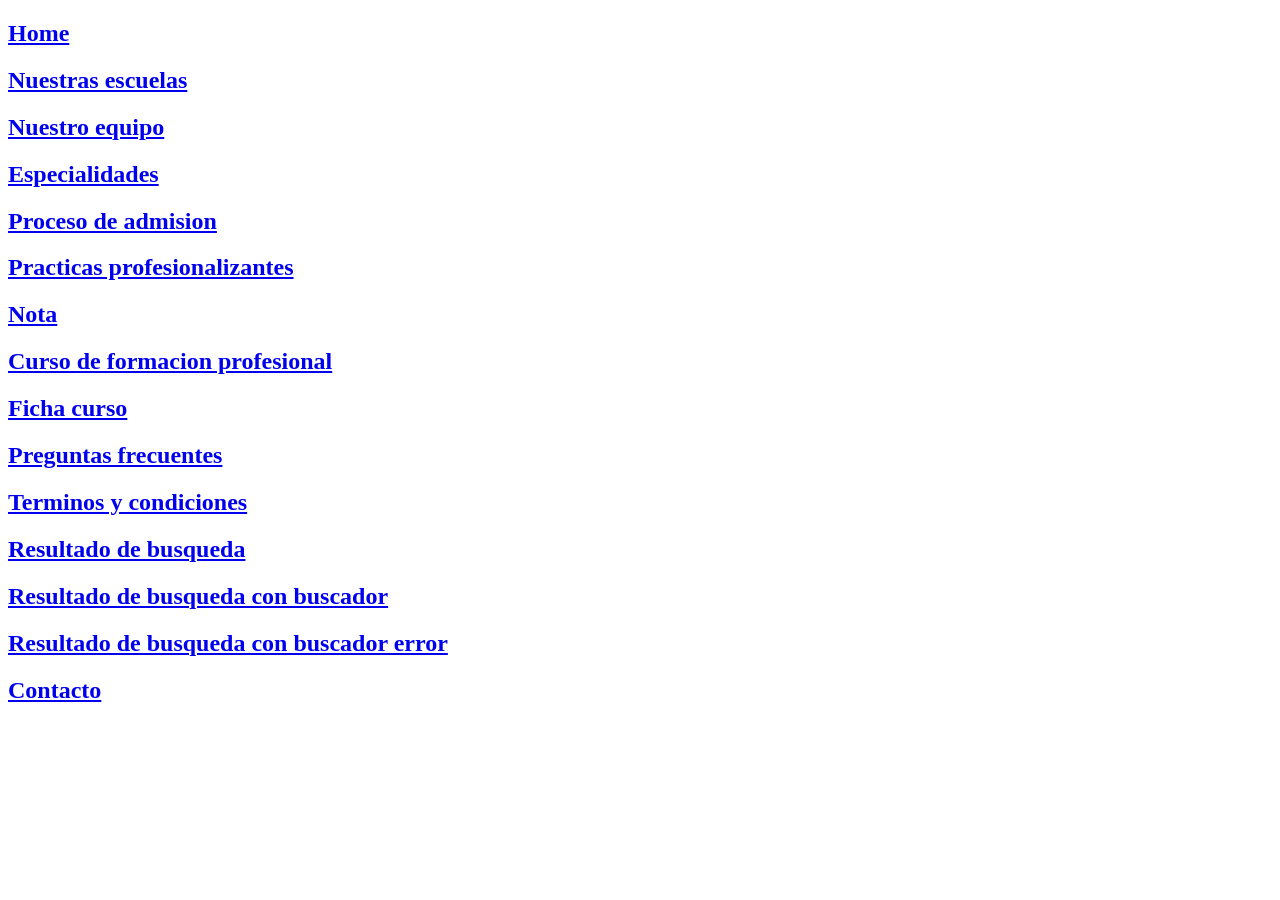
<file: listado.html>
<!DOCTYPE html>
<html lang="en">
<head>
    <meta charset="UTF-8">
    <meta http-equiv="X-UA-Compatible" content="IE=edge">
    <meta name="viewport" content="width=device-width, initial-scale=1.0">
    <title>Listado</title>
</head>
<body>
    <h2> <a href="./index.html">Home</a></h2>
    <h2><a href="./nuestas_escuelas.html">Nuestras escuelas</a></h2>
    <h2><a href="./nuestro_equipo.html">Nuestro equipo</a></h2>
    <h2><a href="./especialidades.html">Especialidades</a></h2>
    <h2><a href="./proceso_de_admision.html">Proceso de admision</a></h2>
    <h2><a href="./practicas_profesionalizantes.html">Practicas profesionalizantes</a></h2>
    <h2><a href="./nota.html">Nota</a></h2>
    <h2><a href="./cursos_de_formacion_profesional.html">Curso de formacion profesional</a></h2>
    <h2><a href="./ficha_curso.html">Ficha curso</a></h2>
    <h2><a href="./preguntas_frecuentes.html">Preguntas frecuentes</a></h2>
    <h2><a href="./terminos_y_condiciones.html">Terminos y condiciones</a></h2>
    <h2><a href="./resultado_de_busqueda.html">Resultado de busqueda</a></h2>
    <h2><a href="./resultado_de_busqueda_con_buscador.html">Resultado de busqueda con buscador</a></h2>
    <h2><a href="./resultado_de_busqueda_con_buscador_error.html">Resultado de busqueda con buscador error</a></h2>
    <h2><a href="./contacto.html">Contacto</a></h2>
</body>
</html>
</file>
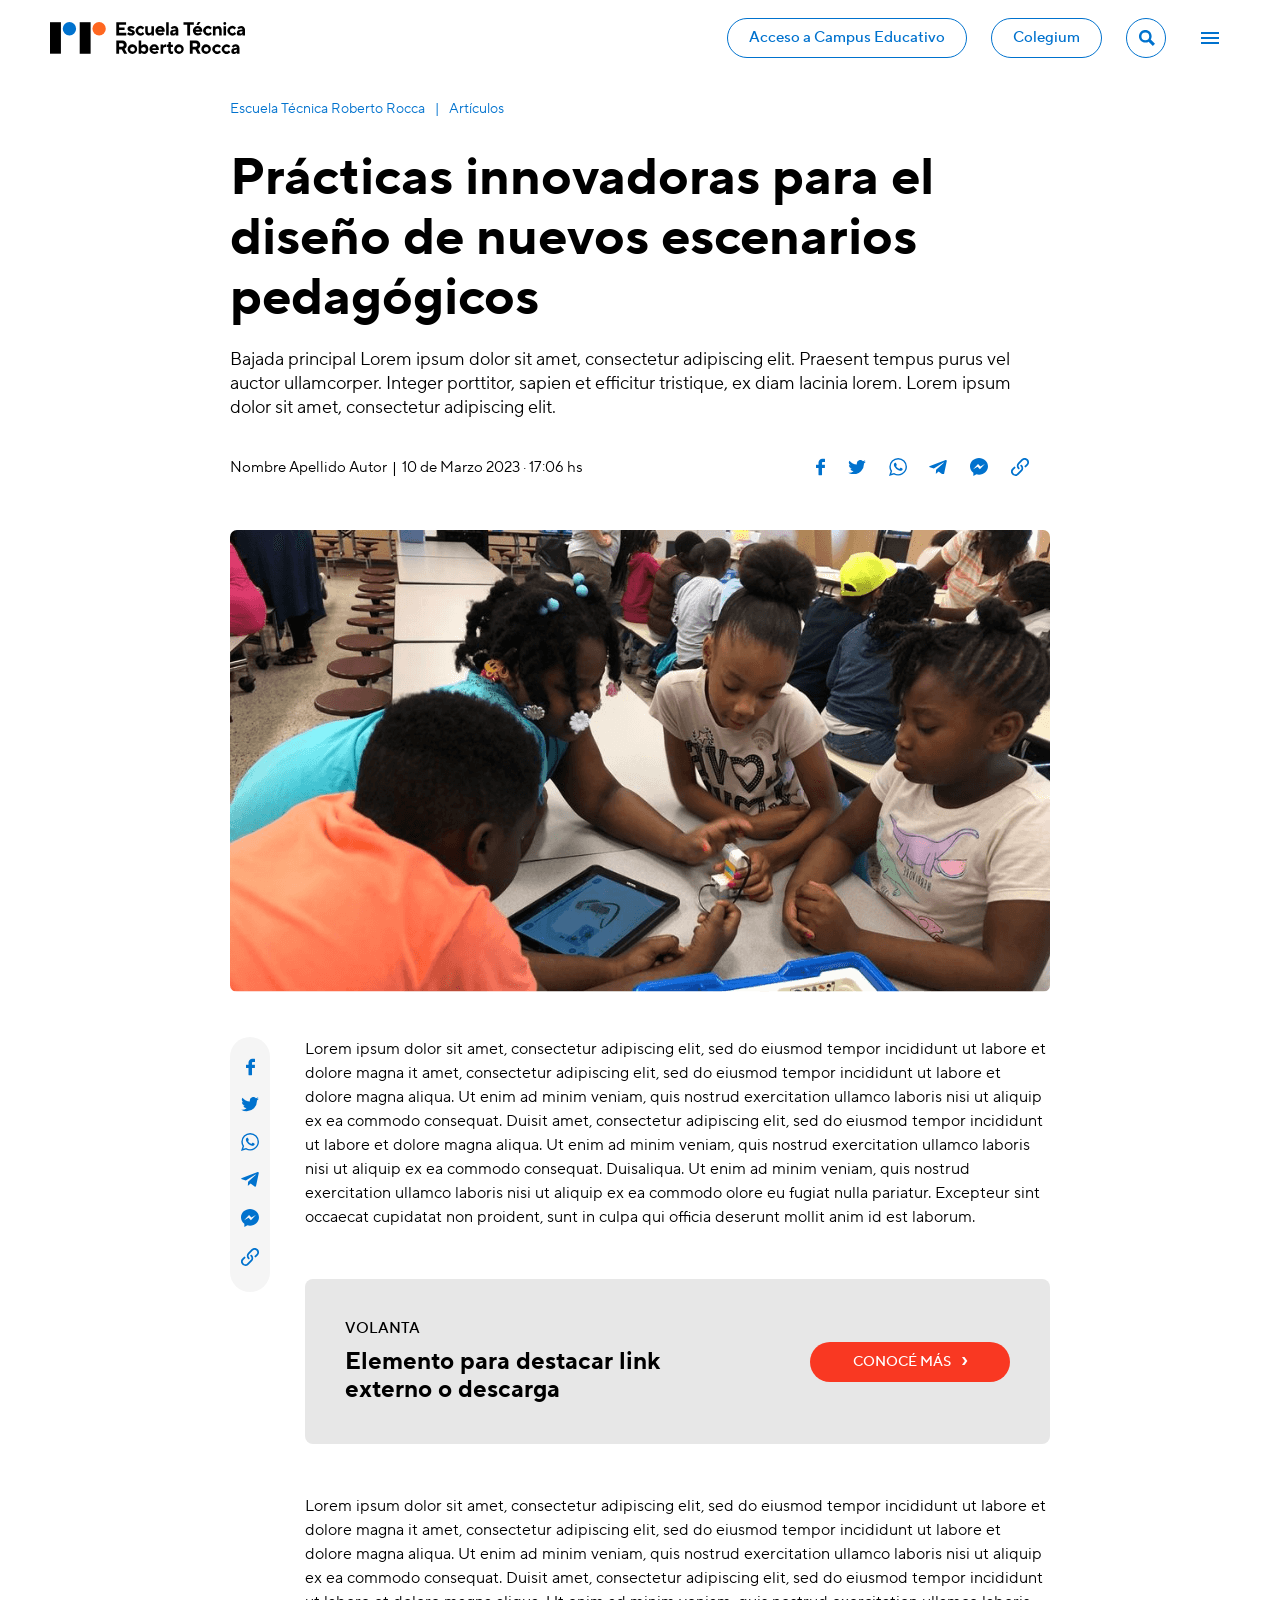
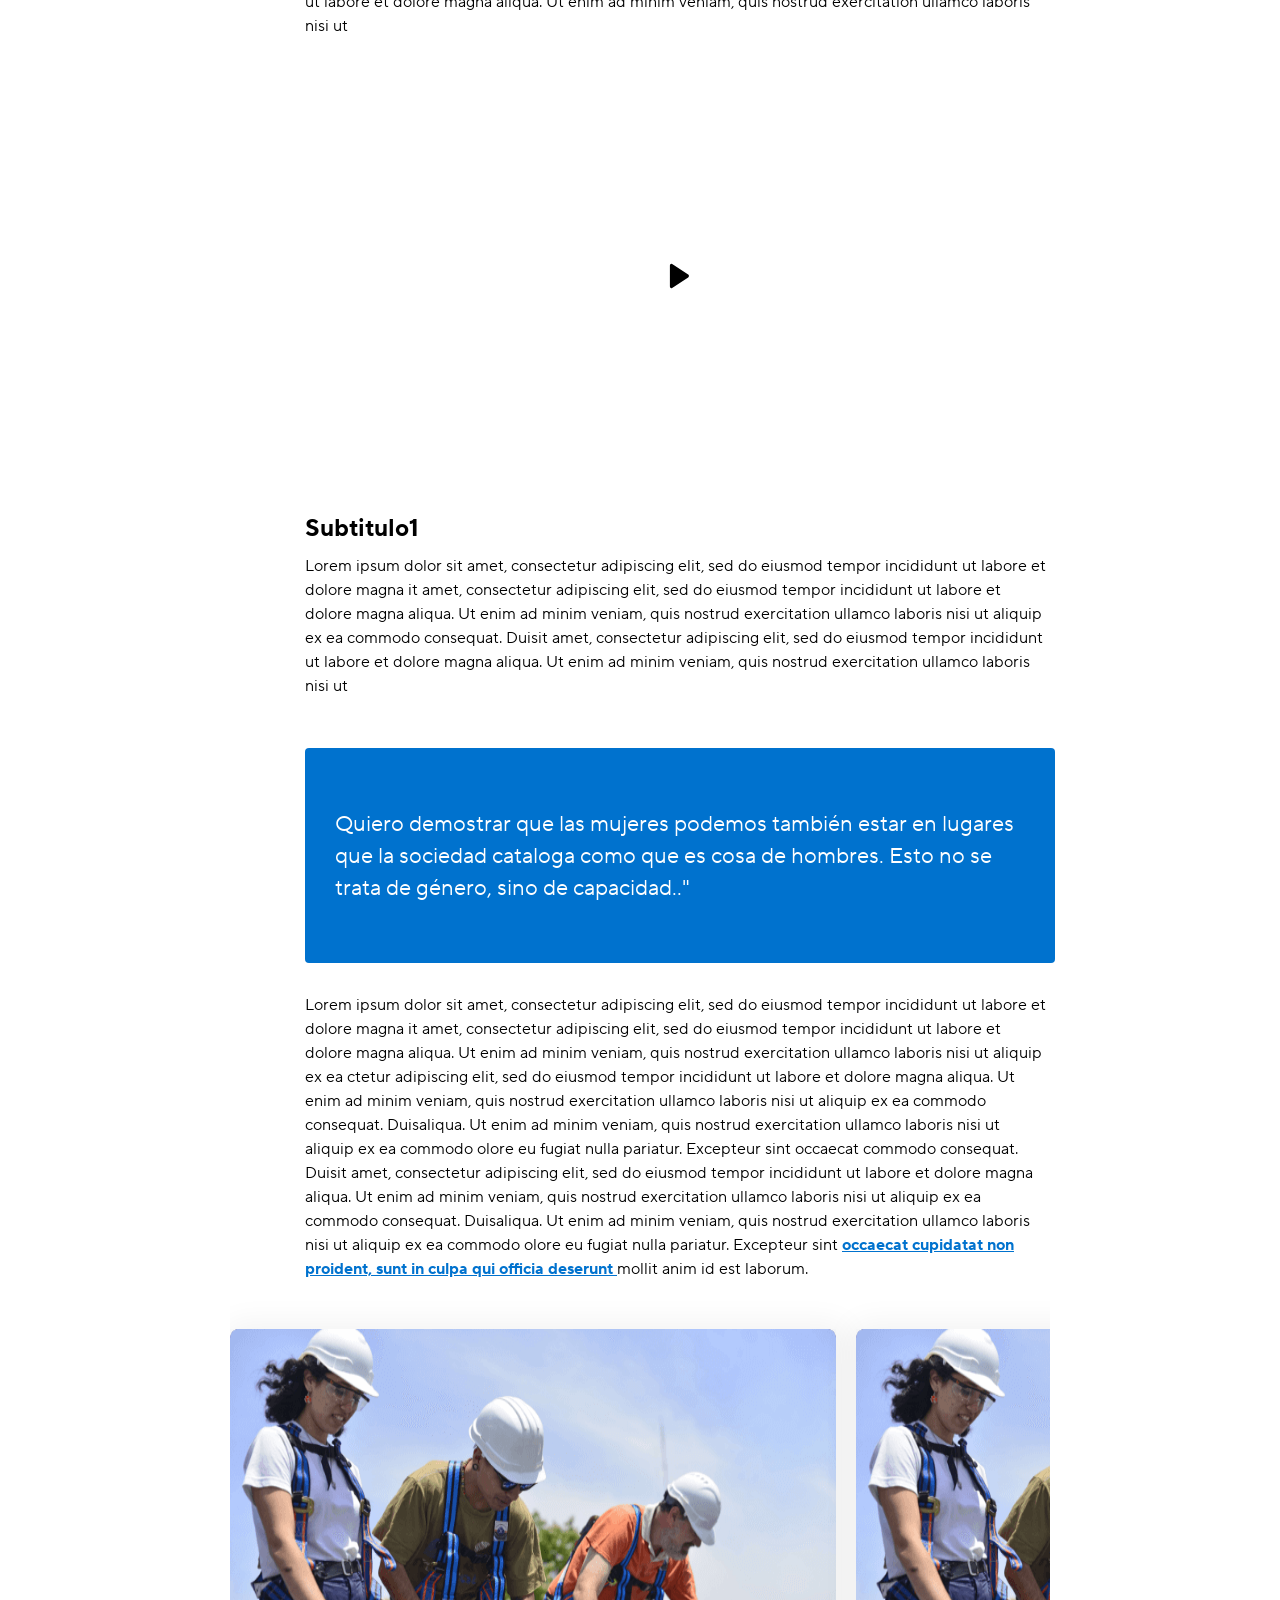
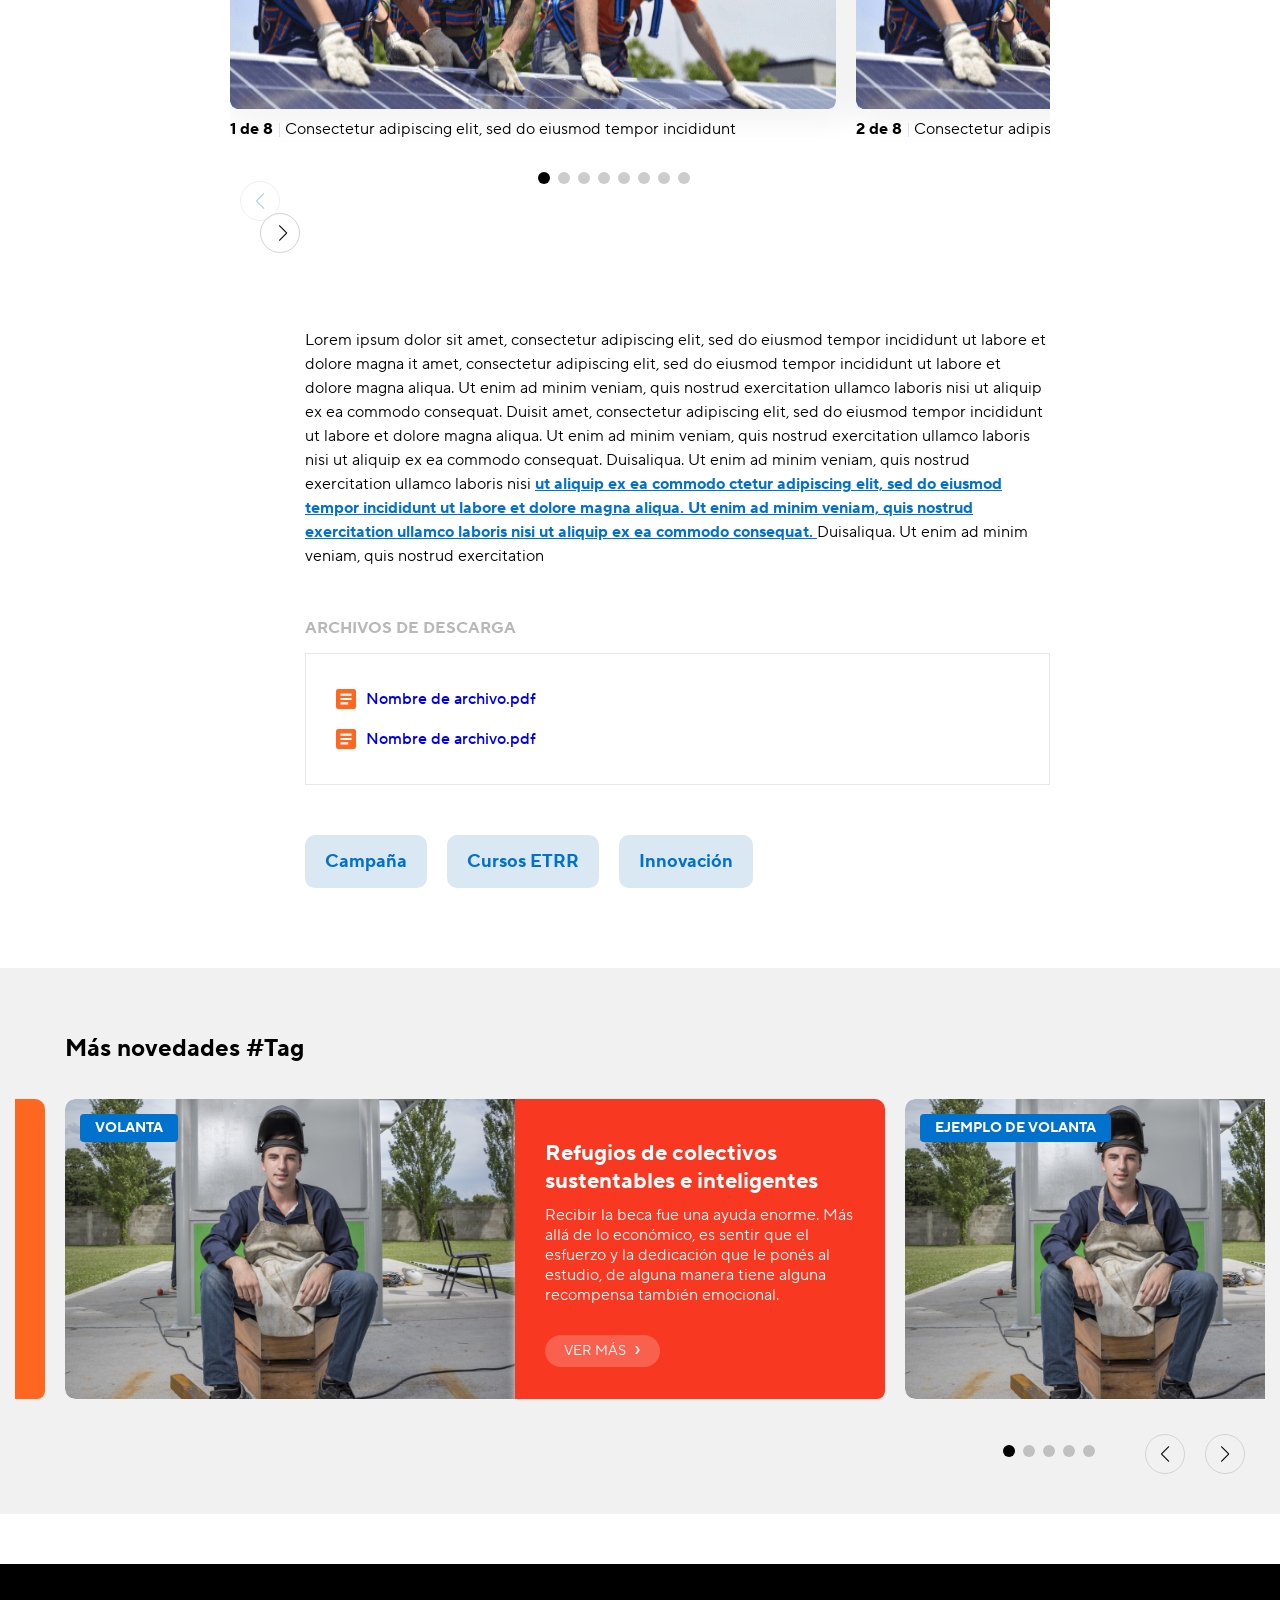
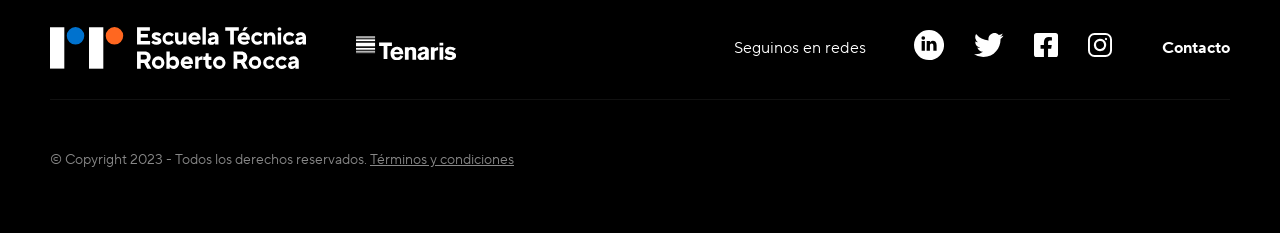
<file: nota.html>
<!DOCTYPE html>
<html lang="en">
<head>
    <meta charset="UTF-8">
    <meta http-equiv="X-UA-Compatible" content="IE=edge">
    <meta name="viewport" content="width=device-width, initial-scale=1.0">
    <title>Nota</title>
    <link rel="stylesheet" href="resources/css/swiper.css">
    <link rel="stylesheet" href="resources/css/nota.css?7">
    
</head>
<body class="nota">

    <header id="header_sticky" class="header_sticky">
        <div class="header_sticky_top">
            <div class="header_sticky_top_wrp">
                <div class=" header_sticky_izq">
                    <a class="header_sticky_izq_logo" title="Roberto Rocca"  href="index.html">
                        <svg xmlns="http://www.w3.org/2000/svg" width="195.627" height="32" viewBox="0 0 195.627 32">
                            <g id="Logo_Escuela_Tecnica_Roberto_Rocca" data-name="Logo Escuela Tecnica Roberto Rocca" transform="translate(0 0)">
                              <rect id="Rectángulo_23" data-name="Rectángulo 23" width="10.937" height="31.65" transform="translate(29.805 0.157)"/>
                              <path id="Trazado_85" data-name="Trazado 85" d="M170.953,6.7a6.7,6.7,0,1,1-6.7-6.7,6.7,6.7,0,0,1,6.7,6.7" transform="translate(-114.983 0)" fill="#ff6720"/>
                              <rect id="Rectángulo_25" data-name="Rectángulo 25" width="10.937" height="31.587" transform="translate(0 0.157)"/>
                              <path id="Trazado_86" data-name="Trazado 86" d="M60.763,6.7a6.7,6.7,0,1,1-6.7-6.7,6.7,6.7,0,0,1,6.7,6.7" transform="translate(-34.566 0)" fill="#0072ce"/>
                              <path id="Trazado_87" data-name="Trazado 87" d="M246.157.609V13.816h10V11.175h-7.17V8.344h5.472V5.8h-5.472V3.25h6.981V.609Z" transform="translate(-179.644 -0.444)"/>
                              <path id="Trazado_88" data-name="Trazado 88" d="M287.716,20.9a3,3,0,0,0,.66.528,3.254,3.254,0,0,0,1.792.51c.849,0,1.132-.283,1.132-.66,0-1.038-4.717-.849-4.717-3.868,0-1.509,1.321-2.83,3.679-2.83a5.166,5.166,0,0,1,2.679.717,4.408,4.408,0,0,1,.906.7l-1.509,1.6a3.114,3.114,0,0,0-.547-.377,3.033,3.033,0,0,0-1.529-.377c-.66,0-.943.283-.943.566,0,1.038,4.717.849,4.717,3.868,0,1.585-1.321,2.924-3.868,2.924a5.4,5.4,0,0,1-2.943-.849,4.519,4.519,0,0,1-1.019-.849Z" transform="translate(-208.873 -10.637)"/>
                              <path id="Trazado_89" data-name="Trazado 89" d="M326.361,22.31a4.056,4.056,0,0,1-.943.943,4.812,4.812,0,1,1,0-7.736,4.056,4.056,0,0,1,.943.943l-1.6,1.6a3.433,3.433,0,0,0-.6-.566,2.856,2.856,0,0,0-1.66-.566,2.455,2.455,0,0,0,0,4.906,2.856,2.856,0,0,0,1.66-.566,3.432,3.432,0,0,0,.6-.566Z" transform="translate(-231.775 -10.636)"/>
                              <path id="Trazado_90" data-name="Trazado 90" d="M353.559,15.273h2.547v5.189a1.6,1.6,0,0,0,1.7,1.792,1.959,1.959,0,0,0,1.981-2.075V15.273h2.547v9.245h-2.547V23.2h-.094a4.42,4.42,0,0,1-.7.755,3.188,3.188,0,0,1-2.038.755c-1.887,0-3.4-1.509-3.4-3.868Z" transform="translate(-258.026 -11.146)"/>
                              <path id="Trazado_91" data-name="Trazado 91" d="M397.891,18.442a2.145,2.145,0,0,0-4.151,0Zm2.075,4.245a4.761,4.761,0,0,1-1.019.755A5.98,5.98,0,0,1,396,24.2a4.812,4.812,0,1,1-.094-9.623,4.63,4.63,0,0,1,4.623,4.623,7.391,7.391,0,0,1-.056.811l-.038.321h-6.7a2.375,2.375,0,0,0,2.453,1.6,3.249,3.249,0,0,0,1.83-.509,2.434,2.434,0,0,0,.623-.529Z" transform="translate(-285.423 -10.636)"/>
                              <rect id="Rectángulo_28" data-name="Rectángulo 28" width="2.547" height="13.208" transform="translate(116.546 0.165)"/>
                              <path id="Trazado_92" data-name="Trazado 92" d="M451.69,19.857l-2.075.377c-.66.132-1.038.472-1.038.944,0,.585.377.943,1.132.943a1.959,1.959,0,0,0,1.981-2.075Zm0,3.019H451.6a3.855,3.855,0,0,1-.7.66,3.276,3.276,0,0,1-2.038.66,2.63,2.63,0,0,1-2.83-2.642,2.99,2.99,0,0,1,2.736-2.962l2.925-.528a1.478,1.478,0,0,0-1.6-1.226,2.43,2.43,0,0,0-1.528.528,2.813,2.813,0,0,0-.547.51l-1.51-1.509a4.979,4.979,0,0,1,3.774-1.793,3.711,3.711,0,0,1,3.962,3.679v5.755H451.69Z" transform="translate(-325.512 -10.636)"/>
                              <path id="Trazado_93" data-name="Trazado 93" d="M495.61.609V3.25h3.773V13.816h2.83V3.25h3.774V.609Z" transform="translate(-361.694 -0.444)"/>
                              <path id="Trazado_94" data-name="Trazado 94" d="M535.6.259h2.642l-2.076,2.83h-2.076Zm1.7,7.736a2.145,2.145,0,0,0-4.151,0Zm2.075,4.245a4.759,4.759,0,0,1-1.019.755,5.98,5.98,0,0,1-2.943.755,4.812,4.812,0,1,1-.094-9.622,4.63,4.63,0,0,1,4.623,4.623,7.39,7.39,0,0,1-.056.811l-.038.321h-6.7a2.375,2.375,0,0,0,2.453,1.6,3.25,3.25,0,0,0,1.83-.509,2.431,2.431,0,0,0,.623-.529Z" transform="translate(-387.16 -0.189)"/>
                              <path id="Trazado_95" data-name="Trazado 95" d="M577.217,22.31a4.064,4.064,0,0,1-.943.943,4.812,4.812,0,1,1,0-7.736,4.064,4.064,0,0,1,.943.943l-1.6,1.6a3.432,3.432,0,0,0-.6-.566,2.856,2.856,0,0,0-1.66-.566,2.455,2.455,0,0,0,0,4.906,2.856,2.856,0,0,0,1.66-.566,3.431,3.431,0,0,0,.6-.566Z" transform="translate(-414.849 -10.636)"/>
                              <path id="Trazado_96" data-name="Trazado 96" d="M604.932,14.764h2.547v1.321h.095a4.429,4.429,0,0,1,.7-.755,3.145,3.145,0,0,1,2.038-.755c1.887,0,3.4,1.509,3.4,3.868v5.566h-2.547V18.82a1.6,1.6,0,0,0-1.7-1.793,1.959,1.959,0,0,0-1.981,2.076v4.906h-2.547Z" transform="translate(-441.478 -10.637)"/>
                              <path id="Trazado_97" data-name="Trazado 97" d="M643.751,4.316H646.3v9.245h-2.547ZM645.034.259a1.446,1.446,0,0,1,1.453,1.415,1.463,1.463,0,0,1-1.472,1.415,1.446,1.446,0,0,1-1.453-1.415A1.463,1.463,0,0,1,645.034.259" transform="translate(-469.67 -0.189)"/>
                              <path id="Trazado_98" data-name="Trazado 98" d="M667.251,22.31a4.064,4.064,0,0,1-.943.943,4.812,4.812,0,1,1,0-7.736,4.064,4.064,0,0,1,.943.943l-1.6,1.6a3.428,3.428,0,0,0-.6-.566,2.856,2.856,0,0,0-1.66-.566,2.455,2.455,0,0,0,0,4.906,2.856,2.856,0,0,0,1.66-.566,3.427,3.427,0,0,0,.6-.566Z" transform="translate(-480.555 -10.636)"/>
                              <path id="Trazado_99" data-name="Trazado 99" d="M699.285,19.857l-2.075.377c-.66.132-1.038.472-1.038.944,0,.585.378.943,1.132.943a1.959,1.959,0,0,0,1.981-2.075Zm0,3.019h-.094a3.849,3.849,0,0,1-.7.66,3.275,3.275,0,0,1-2.038.66,2.63,2.63,0,0,1-2.83-2.642,2.99,2.99,0,0,1,2.736-2.962l2.925-.528a1.478,1.478,0,0,0-1.6-1.226,2.431,2.431,0,0,0-1.528.528,2.818,2.818,0,0,0-.547.51l-1.51-1.509a4.979,4.979,0,0,1,3.774-1.793,3.711,3.711,0,0,1,3.962,3.679v5.755h-2.547Z" transform="translate(-506.206 -10.636)"/>
                              <path id="Trazado_100" data-name="Trazado 100" d="M251.912,75.077a1.792,1.792,0,1,0,0-3.585h-2.924v3.585Zm-5.754-6.226h5.849a4.261,4.261,0,0,1,4.622,4.434,4.2,4.2,0,0,1-1.132,3.075,3.414,3.414,0,0,1-1.132.793l2.736,4.906h-3.113l-2.358-4.34h-2.642v4.34h-2.83Z" transform="translate(-179.645 -50.247)"/>
                              <path id="Trazado_101" data-name="Trazado 101" d="M295.32,87.628a2.36,2.36,0,1,0-2.359,2.453,2.359,2.359,0,0,0,2.359-2.453m-2.359-4.811a4.812,4.812,0,1,1-4.906,4.811,4.852,4.852,0,0,1,4.906-4.811" transform="translate(-210.223 -60.439)"/>
                              <path id="Trazado_102" data-name="Trazado 102" d="M336.427,77.436a2.36,2.36,0,1,0-2.359,2.453,2.359,2.359,0,0,0,2.359-2.453m-7.17-8.585H331.8v5.283h.095a3.38,3.38,0,0,1,.717-.755,3.574,3.574,0,0,1,2.207-.755c2.189,0,4.151,2,4.151,4.811,0,2.83-1.962,4.811-4.151,4.811a3.574,3.574,0,0,1-2.207-.755,3.379,3.379,0,0,1-.717-.755H331.8v1.321h-2.547Z" transform="translate(-240.29 -50.247)"/>
                              <path id="Trazado_103" data-name="Trazado 103" d="M376.2,86.685a2.145,2.145,0,0,0-4.151,0Zm2.075,4.245a4.753,4.753,0,0,1-1.019.755,5.98,5.98,0,0,1-2.943.755,4.812,4.812,0,1,1-.094-9.622,4.63,4.63,0,0,1,4.623,4.623,7.375,7.375,0,0,1-.056.811l-.038.321h-6.7a2.375,2.375,0,0,0,2.453,1.6,3.249,3.249,0,0,0,1.83-.509,2.436,2.436,0,0,0,.623-.528Z" transform="translate(-269.595 -60.439)"/>
                              <path id="Trazado_104" data-name="Trazado 104" d="M410.612,83.007h2.547v1.321h.095a4.419,4.419,0,0,1,.7-.755,3.145,3.145,0,0,1,2.038-.755h.189v2.736l-.208-.038a4.438,4.438,0,0,0-.641-.057,2.216,2.216,0,0,0-2.17,2.453v4.339h-2.547Z" transform="translate(-299.663 -60.44)"/>
                              <path id="Trazado_105" data-name="Trazado 105" d="M434.911,78.928h-1.6V76.569h.849c.7,0,1.038-.377,1.038-1.132v-1.7h2.264v2.83h2.076v2.358h-2.076v3.113a1.168,1.168,0,0,0,1.226,1.321,2.8,2.8,0,0,0,.736-.094,1.426,1.426,0,0,0,.3-.094v2.358c-.151.057-.321.094-.491.151a5.232,5.232,0,0,1-1.208.132c-1.887,0-3.113-1.208-3.113-3.4Z" transform="translate(-316.225 -53.814)"/>
                              <path id="Trazado_106" data-name="Trazado 106" d="M468.156,87.628a2.36,2.36,0,1,0-2.359,2.453,2.359,2.359,0,0,0,2.359-2.453M465.8,82.817a4.812,4.812,0,1,1-4.906,4.811,4.852,4.852,0,0,1,4.906-4.811" transform="translate(-336.358 -60.439)"/>
                              <path id="Trazado_107" data-name="Trazado 107" d="M524.956,75.077a1.792,1.792,0,0,0,0-3.585h-2.925v3.585ZM519.2,68.851h5.849a4.261,4.261,0,0,1,4.622,4.434,4.2,4.2,0,0,1-1.132,3.075,3.413,3.413,0,0,1-1.132.793l2.736,4.906h-3.113l-2.358-4.34h-2.641v4.34H519.2Z" transform="translate(-378.912 -50.247)"/>
                              <path id="Trazado_108" data-name="Trazado 108" d="M569.062,87.628a2.36,2.36,0,1,0-2.359,2.453,2.359,2.359,0,0,0,2.359-2.453M566.7,82.817a4.812,4.812,0,1,1-4.906,4.811,4.852,4.852,0,0,1,4.906-4.811" transform="translate(-409.998 -60.439)"/>
                              <path id="Trazado_109" data-name="Trazado 109" d="M611.073,90.553a4.066,4.066,0,0,1-.943.943,4.812,4.812,0,1,1,0-7.736,4.061,4.061,0,0,1,.943.943l-1.6,1.6a3.45,3.45,0,0,0-.6-.566,2.858,2.858,0,0,0-1.66-.566,2.455,2.455,0,0,0,0,4.906,2.856,2.856,0,0,0,1.66-.566,3.428,3.428,0,0,0,.6-.566Z" transform="translate(-439.556 -60.439)"/>
                              <path id="Trazado_110" data-name="Trazado 110" d="M645.99,90.553a4.061,4.061,0,0,1-.943.943,4.812,4.812,0,1,1,0-7.736,4.057,4.057,0,0,1,.943.943l-1.6,1.6a3.46,3.46,0,0,0-.6-.566,2.859,2.859,0,0,0-1.66-.566,2.455,2.455,0,0,0,0,4.906,2.857,2.857,0,0,0,1.66-.566,3.438,3.438,0,0,0,.6-.566Z" transform="translate(-465.038 -60.439)"/>
                              <path id="Trazado_111" data-name="Trazado 111" d="M678.84,88.1l-2.076.377c-.66.132-1.038.472-1.038.944,0,.585.378.943,1.132.943a1.959,1.959,0,0,0,1.981-2.075Zm0,3.019h-.094a3.856,3.856,0,0,1-.7.66,3.275,3.275,0,0,1-2.038.66,2.63,2.63,0,0,1-2.83-2.641,2.989,2.989,0,0,1,2.736-2.962l2.925-.529a1.478,1.478,0,0,0-1.6-1.226,2.429,2.429,0,0,0-1.528.529,2.809,2.809,0,0,0-.547.509l-1.51-1.509a4.979,4.979,0,0,1,3.774-1.793,3.71,3.71,0,0,1,3.962,3.679v5.755H678.84Z" transform="translate(-491.285 -60.439)"/>
                            </g>
                          </svg>
                    </a>
                </div>
                <div class="header_sticky_der">
                    <a class="header_sticky_der_campus" title="Acceder al campus"  href="#"><span>Acceso a</span>Campus<span>Educativo</span></a>
                    <a class="header_sticky_der_campus" title="Colegium"  href="#"> <span>Colegium</span> </a>
                    <div class="header_sticky_der_buscador">
                        <button><svg class="header_sticky_der_buscador_svg" xmlns="http://www.w3.org/2000/svg" width="16" height="16" viewBox="0 0 16 16">
                            <path id="Icon_map-search" data-name="Icon map-search" d="M13.148,11.019a6.328,6.328,0,1,0-2.13,2.128l4.293,4.293,2.129-2.13Zm-5.395.64a3.9,3.9,0,1,1,3.905-3.9,3.91,3.91,0,0,1-3.905,3.9Z" transform="translate(-1.44 -1.44)" fill="#070707"/>
                          </svg></button>
                          <input class="header_der_buscador_input" type="text" placeholder="Buscar">                           
                    </div>
                    <button title="Abrir menú" aria-label="Abrir menú" id="hamburguesa" class="header_sticky_der_hamburguesa">
                        <div class="header_sticky_der_hamburguesa_linea"></div>
                        <div class="header_sticky_der_hamburguesa_linea"></div>
                        <div class="header_sticky_der_hamburguesa_linea"></div>
                    </button>
            
                </div>
            </div>
        </div>
    </header>

    <main>

    <div id="menu" class="menu_wrp">
        <button class="menu_close2" aria-label="Cerrar menú" title="Cerrar menú">
            <svg id="close2" class="menu_close" xmlns="http://www.w3.org/2000/svg" width="41" height="41" viewBox="0 0 41 41">
                <g id="Grupo_23356" data-name="Grupo 23356" transform="translate(-1257 -41)">
                    <g id="Componente_186_2" data-name="Componente 186 – 2" transform="translate(1257 41)">
                    <circle id="Elipse_1" data-name="Elipse 1" cx="20.5" cy="20.5" r="20.5" fill="#f1f1f1"/>
                    <g id="Elipse_387" data-name="Elipse 387" fill="none" stroke="#fff" stroke-width="1">
                        <circle cx="20.5" cy="20.5" r="20.5" stroke="none"/>
                        <circle cx="20.5" cy="20.5" r="20" fill="none"/>
                    </g>
                    <g id="Grupo_23094" data-name="Grupo 23094" transform="translate(-1258.5 -41.5)">
                        <rect id="Rectángulo_57696" data-name="Rectángulo 57696" width="18" height="2" transform="translate(1271.929 67.657) rotate(-45)"/>
                        <rect id="Rectángulo_57697" data-name="Rectángulo 57697" width="18" height="2" transform="translate(1284.657 69.071) rotate(-135)"/>
                    </g>
                    <g id="menu_black_24dp" transform="translate(17)">
                        <path id="Trazado_8094" data-name="Trazado 8094" d="M0,0H24V24H0Z" fill="none"/>
                    </g>
                    </g>
                </g>
            </svg> 
        </button>
        <nav class="menu">
            <svg id="close" class="menu_close" xmlns="http://www.w3.org/2000/svg" width="32" height="32" viewBox="0 0 32 32">
                <g id="Grupo_23142" data-name="Grupo 23142" transform="translate(-316 -10)">
                <g id="Elipse_1" data-name="Elipse 1" transform="translate(316 10)" fill="none" stroke="#fff" stroke-width="1">
                    <circle cx="16" cy="16" r="16" stroke="none"/>
                    <circle cx="16" cy="16" r="15.5" fill="none"/>
                </g>
                <g id="Grupo_23094" data-name="Grupo 23094" transform="translate(325 19)">
                    <rect id="Rectángulo_57696" data-name="Rectángulo 57696" width="18" height="2" transform="translate(0 12.728) rotate(-45)" fill="#fff"/>
                    <rect id="Rectángulo_57697" data-name="Rectángulo 57697" width="18" height="2" transform="translate(12.729 14.143) rotate(-135)" fill="#fff"/>
                </g>
                </g>
            </svg>
            <a id="primerboton" class="menu_btn" href="#" title="Inicio">
                <p>Inicio</p>
            </a>
            <a id="segundoboton" class="menu_btn" href="#" title="Nuestra escuela">
                <p>Nuestra escuela</p>
            </a>  
            <a class="menu_btn" href="#" title="Nuestro equipo">
                <p>Nuestro equipo</p>
            </a>
            <a class="menu_btn" href="#" title="Proeceso de admisíon">
                <p>Proeceso de admisíon</p>
            </a>
            <a class="menu_btn" href="#" title="Prácticas profesionalizantes">
                <p>Prácticas profesionalizantes</p>
            </a>
            <a class="menu_btn" href="#" title="Cursos de formación profesional">
                <p>Cursos de formación profesional</p>
            </a>
            <a class="menu_btn" href="#" title="Contacto">
                <p>Contacto</p>
            </a>
            <a class="menu_btn" href="#" title="Preguntas frecuentes">
                <p>Preguntas frecuentes</p>
            </a>

            <div class="menu_campus_wrp">
                <a class="menu_campus" title="Acceder al campus"  href="#"> <span>Acceso a </span> Campus <span> Educativo </span> </a>
                <a class="menu_campus" title="Colegium"  href="#"> <span> Colegium </span> </a>
            </div>

            <div class="menu_buscar">
                <input class="menu_buscar_input" placeholder="Buscar">
                <a title="Buscar en todo el sitio"  href="#"> <svg xmlns="http://www.w3.org/2000/svg" width="20" height="20" viewBox="0 0 23.523 23.523">
                    <path id="Icon_map-search" data-name="Icon map-search" d="M18.653,15.523a9.3,9.3,0,1,0-3.132,3.129l6.312,6.311,3.13-3.132Zm-7.931.941a5.739,5.739,0,1,1,5.742-5.736,5.748,5.748,0,0,1-5.742,5.736Z" transform="translate(-1.44 -1.44)" fill="#fff"/>
                </svg></a>
            </div>
            
            <div class="menu_redes">
                <p>Seguinos en redes</p>
                <div class="menu_redes_wrp">
                    <a href="#"><svg id="facebook-logo" xmlns="http://www.w3.org/2000/svg" width="14.916" height="27.589" viewBox="0 0 14.916 27.589">
                        <path id="Trazado_2045" data-name="Trazado 2045" d="M36.432.006,32.854,0c-4.019,0-6.617,2.665-6.617,6.79V9.92h-3.6a.563.563,0,0,0-.563.563v4.536a.563.563,0,0,0,.563.563h3.6V27.027a.562.562,0,0,0,.563.563h4.693a.563.563,0,0,0,.563-.563V15.581h4.206a.562.562,0,0,0,.563-.563l0-4.536a.563.563,0,0,0-.563-.563H32.055V7.267c0-1.276.3-1.923,1.966-1.923h2.41a.562.562,0,0,0,.562-.563V.568A.563.563,0,0,0,36.432.006Z" transform="translate(-22.077)" fill="#0072ce"/>
                        </svg>
                    </a>
                    <a href="#"><svg id="twitter-2" xmlns="http://www.w3.org/2000/svg" width="31.579" height="25.658" viewBox="0 0 31.579 25.658">
                        <g id="Grupo_506" data-name="Grupo 506" transform="translate(0)">
                            <path id="Trazado_2044" data-name="Trazado 2044" d="M31.579,51.038a13.5,13.5,0,0,1-3.73,1.022A6.438,6.438,0,0,0,30.7,48.482a12.938,12.938,0,0,1-4.105,1.567,6.474,6.474,0,0,0-11.2,4.427,6.666,6.666,0,0,0,.15,1.476A18.325,18.325,0,0,1,2.2,49.18a6.476,6.476,0,0,0,1.99,8.653,6.393,6.393,0,0,1-2.925-.8v.071A6.5,6.5,0,0,0,6.45,63.468a6.461,6.461,0,0,1-1.7.213,5.725,5.725,0,0,1-1.226-.111,6.536,6.536,0,0,0,6.049,4.51,13.008,13.008,0,0,1-8.027,2.761A12.126,12.126,0,0,1,0,70.753a18.226,18.226,0,0,0,9.932,2.905c11.913,0,18.427-9.869,18.427-18.423,0-.286-.01-.563-.024-.837A12.915,12.915,0,0,0,31.579,51.038Z" transform="translate(0 -48)" fill="#0072ce"/>
                        </g>
                        </svg>
                    </a>
                    <a href="#"><svg id="instagram_logo" xmlns="http://www.w3.org/2000/svg" width="27.766" height="27.766" viewBox="0 0 27.766 27.766">
                        <g id="Grupo_501" data-name="Grupo 501">
                            <g id="Grupo_500" data-name="Grupo 500">
                            <path id="Trazado_2041" data-name="Trazado 2041" d="M20.264,0H7.5A7.511,7.511,0,0,0,0,7.5V20.264a7.511,7.511,0,0,0,7.5,7.5H20.264a7.511,7.511,0,0,0,7.5-7.5V7.5A7.511,7.511,0,0,0,20.264,0Zm5.259,20.264a5.265,5.265,0,0,1-5.259,5.259H7.5a5.265,5.265,0,0,1-5.259-5.259V7.5A5.265,5.265,0,0,1,7.5,2.243H20.264A5.265,5.265,0,0,1,25.523,7.5Z" fill="#0072ce"/>
                            </g>
                        </g>
                        <g id="Grupo_503" data-name="Grupo 503" transform="translate(7.711 7.602)">
                            <g id="Grupo_502" data-name="Grupo 502">
                            <path id="Trazado_2042" data-name="Trazado 2042" d="M154.571,145.484a6.225,6.225,0,1,0-6.172,7.141,6.311,6.311,0,0,0,.926-.069,6.226,6.226,0,0,0,5.246-7.072ZM149,150.337a3.983,3.983,0,1,1,3.356-4.524A3.956,3.956,0,0,1,149,150.337Z" transform="translate(-142.185 -140.171)" fill="#0072ce"/>
                            </g>
                        </g>
                        <g id="Grupo_505" data-name="Grupo 505" transform="translate(19.78 5.743)">
                            <g id="Grupo_504" data-name="Grupo 504">
                            <path id="Trazado_2043" data-name="Trazado 2043" d="M366.656,106.222a1.122,1.122,0,1,0,.329.793A1.13,1.13,0,0,0,366.656,106.222Z" transform="translate(-364.741 -105.893)" fill="#0072ce"/>
                            </g>
                        </g>
                        </svg>
                    </a>
                    <a href="#"><svg xmlns="http://www.w3.org/2000/svg" width="28.509" height="28.509" viewBox="0 0 28.509 28.509">
                        <path id="Trazado_2453" data-name="Trazado 2453" d="M21.353,7.1A14.255,14.255,0,1,0,35.607,21.353,14.255,14.255,0,0,0,21.353,7.1ZM17.427,26.9H14.345V17.624h3.082ZM15.886,16.358h-.021a1.607,1.607,0,1,1,.041-3.2,1.607,1.607,0,1,1-.02,3.2ZM28.544,26.9H25.461V21.935c0-1.246-.446-2.1-1.562-2.1a1.687,1.687,0,0,0-1.582,1.127,2.11,2.11,0,0,0-.1.752V26.9H19.132s.041-8.4,0-9.273h3.083v1.314a3.061,3.061,0,0,1,2.779-1.532c2.029,0,3.55,1.325,3.55,4.173V26.9Z" transform="translate(-7.098 -7.098)" fill="#0072ce"/>
                        </svg>
                    </a>
                </div>
            </div>
        </nav>
    </div>

    <section class="modulo_nota">
    <div class="modulo_nota_top">
        <div class="modulo_nota_links"> <a href="./index.html" title="Volver a la home">Escuela Técnica Roberto Rocca</a><span>|</span> <a title="Ver más novedades" href="#">Artículos</a></div>
        <div class="modulo_nota_titulo_wrp"><h1 class="modulo_nota_titulo">Prácticas innovadoras para el diseño de nuevos escenarios pedagógicos</h1></div>
    </div>
    <div class="modulo_nota_cuerpo">
        <div class="modulo_nota_cuerpo_izq">
            <p class="modulo_nota_cuerpo_izq_info2">Bajada principal Lorem ipsum dolor sit amet, consectetur adipiscing elit. Praesent tempus purus vel auctor ullamcorper. Integer porttitor, sapien et efficitur tristique, ex diam lacinia lorem. Lorem ipsum dolor sit amet, consectetur adipiscing elit. </p>
            <div class="modulo_nota_cuerpo_izq_redes_wrp"> 
                <div class="modulo_nota_cuerpo_izq_datos">
                    <p class="modulo_nota_cuerpo_izq_datos_autor">Nombre Apellido Autor</p>
                    <p class="modulo_nota_cuerpo_izq_datos_barra">|</p>
                    <p class="modulo_nota_cuerpo_izq_datos_fecha">10 de Marzo  2023 · 17:06 hs</p>
                </div>
                <div class="modulo_nota_cuerpo_izq_redes_logos">
                    <a href="#" title="Facebook"><svg id="f" xmlns="http://www.w3.org/2000/svg" width="11.015" height="20" viewBox="0 0 11.015 20">
                        <path id="f-2" data-name="f" d="M32.677,0,30.035,0a4.6,4.6,0,0,0-4.886,4.922V7.191H22.492a.412.412,0,0,0-.415.408v3.288a.412.412,0,0,0,.415.408h2.656v8.3a.412.412,0,0,0,.415.408H29.03a.412.412,0,0,0,.415-.408V11.3h3.106a.412.412,0,0,0,.415-.408V7.6a.4.4,0,0,0-.122-.288.419.419,0,0,0-.294-.12H29.446V5.268c0-.925.224-1.394,1.451-1.394h1.78a.412.412,0,0,0,.415-.408V.412A.412.412,0,0,0,32.677,0Z" transform="translate(-22.077)"/>
                        </svg>
                    </a>
                    <a href="#" title="Twitter"><svg xmlns="http://www.w3.org/2000/svg" width="20" height="16.25" viewBox="0 0 20 16.25">
                        <path id="t" d="M20,49.924a8.548,8.548,0,0,1-2.363.647,4.077,4.077,0,0,0,1.8-2.266,8.194,8.194,0,0,1-2.6.992,4.1,4.1,0,0,0-7.093,2.8,4.222,4.222,0,0,0,.095.935,11.606,11.606,0,0,1-8.451-4.289,4.1,4.1,0,0,0,1.26,5.48A4.049,4.049,0,0,1,.8,53.722v.045A4.119,4.119,0,0,0,4.085,57.8a4.092,4.092,0,0,1-1.075.135,3.625,3.625,0,0,1-.776-.07,4.139,4.139,0,0,0,3.831,2.856A8.238,8.238,0,0,1,.981,62.466,7.678,7.678,0,0,1,0,62.41a11.543,11.543,0,0,0,6.29,1.84A11.59,11.59,0,0,0,17.96,52.583c0-.181-.006-.356-.015-.53A8.179,8.179,0,0,0,20,49.924Z" transform="translate(0 -48)"/>
                      </svg>
                    </a>
                    <a href="#" title="whatsapp"><svg xmlns="http://www.w3.org/2000/svg" width="20" height="20" viewBox="0 0 20 20">
                        <path id="WhatsApp" d="M20,9.742a9.835,9.835,0,0,1-14.564,8.53L0,20l1.772-5.227A9.64,9.64,0,0,1,.363,9.742,9.819,9.819,0,0,1,20,9.742ZM10.182,1.552A8.232,8.232,0,0,0,1.927,9.742a8.1,8.1,0,0,0,1.572,4.8L2.468,17.587,5.64,16.578a8.263,8.263,0,0,0,12.8-6.836A8.233,8.233,0,0,0,10.182,1.552ZM15.14,11.986c-.061-.1-.221-.159-.461-.279s-1.424-.7-1.644-.777-.382-.12-.542.119-.622.777-.762.936-.281.18-.522.06a6.587,6.587,0,0,1-1.935-1.185A7.2,7.2,0,0,1,7.934,9.208c-.14-.239-.015-.368.106-.487s.241-.279.361-.418a1.6,1.6,0,0,0,.24-.4.435.435,0,0,0-.02-.418c-.06-.119-.542-1.294-.742-1.773s-.4-.4-.541-.4-.3-.02-.461-.02a.888.888,0,0,0-.642.3,2.67,2.67,0,0,0-.842,1.992,4.621,4.621,0,0,0,.983,2.47,9.838,9.838,0,0,0,4.111,3.605c2.447.956,2.447.637,2.888.6A2.434,2.434,0,0,0,15,13.122,1.991,1.991,0,0,0,15.14,11.986Z"/>
                      </svg>
                    </a>
                    <a href="#" title="Telegram"><svg xmlns="http://www.w3.org/2000/svg" width="20" height="16.667" viewBox="0 0 20 16.667">
                        <path id="telegram" d="M7.848,12.984l-.331,4.653a1.157,1.157,0,0,0,.924-.448l2.219-2.121,4.6,3.368c.843.47,1.438.223,1.665-.776L19.942,3.517h0c.268-1.247-.451-1.734-1.273-1.428L.928,8.881c-1.211.47-1.193,1.145-.206,1.451l4.536,1.411L15.795,5.15c.5-.328.947-.147.576.182Z" transform="translate(0 -2)" fill="#0072ce"/>
                      </svg>
                    </a>
                    <a href="#" title="Messenger"><svg xmlns="http://www.w3.org/2000/svg" width="20" height="20" viewBox="0 0 20 20">
                        <path id="Facebook_Messenger" data-name="Facebook Messenger" d="M265.7,517.279l-2.546-2.716-4.969,2.716,5.465-5.8,2.609,2.715,4.906-2.715Zm-.994-12.469c-5.523,0-10,4.146-10,9.259a9,9,0,0,0,3.726,7.211v3.53l3.4-1.868a10.772,10.772,0,0,0,2.869.387c5.523,0,10-4.145,10-9.26S270.234,504.81,264.711,504.81Z" transform="translate(-254.711 -504.81)"/>
                      </svg>
                    </a>
                    <a href="#" title="link"><svg xmlns="http://www.w3.org/2000/svg" width="19.995" height="20" viewBox="0 0 19.995 20">
                        <path id="Icon_metro-link" data-name="Icon metro-link" d="M11.5,14.765a1.037,1.037,0,0,1-.735-.3,4.886,4.886,0,0,1,0-6.9l3.84-3.84a4.88,4.88,0,1,1,6.9,6.9l-1.755,1.755A1.04,1.04,0,0,1,18.278,10.9l1.755-1.755a2.8,2.8,0,1,0-3.96-3.96l-3.84,3.84a2.8,2.8,0,0,0,0,3.96,1.04,1.04,0,0,1-.735,1.775ZM7.813,22.29a4.88,4.88,0,0,1-3.451-8.331L6.118,12.2a1.04,1.04,0,0,1,1.471,1.471L5.833,15.43a2.8,2.8,0,0,0,3.96,3.96l3.84-3.84a2.8,2.8,0,0,0,0-3.96A1.04,1.04,0,1,1,15.1,10.119a4.886,4.886,0,0,1,0,6.9l-3.84,3.84A4.848,4.848,0,0,1,7.813,22.29Z" transform="translate(-2.936 -2.29)"/>
                      </svg>
                    </a>
                </div>  
            </div>
            <div class="modulo_nota_cuerpo_izq_picture">
                <img class="modulo_nota_cuerpo_izq_picture_img" src="./resources/img/img_cuerpo_nota.png" alt="Nota">
            </div>
            <div id="redes_mid" class="modulo_nota_cuerpo_izq_redes_logos mid">
                <a href="#" title="Facebook"><svg id="f" xmlns="http://www.w3.org/2000/svg" width="11.015" height="20" viewBox="0 0 11.015 20">
                    <path id="f-2" data-name="f" d="M32.677,0,30.035,0a4.6,4.6,0,0,0-4.886,4.922V7.191H22.492a.412.412,0,0,0-.415.408v3.288a.412.412,0,0,0,.415.408h2.656v8.3a.412.412,0,0,0,.415.408H29.03a.412.412,0,0,0,.415-.408V11.3h3.106a.412.412,0,0,0,.415-.408V7.6a.4.4,0,0,0-.122-.288.419.419,0,0,0-.294-.12H29.446V5.268c0-.925.224-1.394,1.451-1.394h1.78a.412.412,0,0,0,.415-.408V.412A.412.412,0,0,0,32.677,0Z" transform="translate(-22.077)"/>
                    </svg>
                </a>
                <a href="#" title="Twitter"><svg xmlns="http://www.w3.org/2000/svg" width="20" height="16.25" viewBox="0 0 20 16.25">
                    <path id="t" d="M20,49.924a8.548,8.548,0,0,1-2.363.647,4.077,4.077,0,0,0,1.8-2.266,8.194,8.194,0,0,1-2.6.992,4.1,4.1,0,0,0-7.093,2.8,4.222,4.222,0,0,0,.095.935,11.606,11.606,0,0,1-8.451-4.289,4.1,4.1,0,0,0,1.26,5.48A4.049,4.049,0,0,1,.8,53.722v.045A4.119,4.119,0,0,0,4.085,57.8a4.092,4.092,0,0,1-1.075.135,3.625,3.625,0,0,1-.776-.07,4.139,4.139,0,0,0,3.831,2.856A8.238,8.238,0,0,1,.981,62.466,7.678,7.678,0,0,1,0,62.41a11.543,11.543,0,0,0,6.29,1.84A11.59,11.59,0,0,0,17.96,52.583c0-.181-.006-.356-.015-.53A8.179,8.179,0,0,0,20,49.924Z" transform="translate(0 -48)"/>
                  </svg>
                </a>
                <a href="#" title="whatsapp"><svg xmlns="http://www.w3.org/2000/svg" width="20" height="20" viewBox="0 0 20 20">
                    <path id="WhatsApp" d="M20,9.742a9.835,9.835,0,0,1-14.564,8.53L0,20l1.772-5.227A9.64,9.64,0,0,1,.363,9.742,9.819,9.819,0,0,1,20,9.742ZM10.182,1.552A8.232,8.232,0,0,0,1.927,9.742a8.1,8.1,0,0,0,1.572,4.8L2.468,17.587,5.64,16.578a8.263,8.263,0,0,0,12.8-6.836A8.233,8.233,0,0,0,10.182,1.552ZM15.14,11.986c-.061-.1-.221-.159-.461-.279s-1.424-.7-1.644-.777-.382-.12-.542.119-.622.777-.762.936-.281.18-.522.06a6.587,6.587,0,0,1-1.935-1.185A7.2,7.2,0,0,1,7.934,9.208c-.14-.239-.015-.368.106-.487s.241-.279.361-.418a1.6,1.6,0,0,0,.24-.4.435.435,0,0,0-.02-.418c-.06-.119-.542-1.294-.742-1.773s-.4-.4-.541-.4-.3-.02-.461-.02a.888.888,0,0,0-.642.3,2.67,2.67,0,0,0-.842,1.992,4.621,4.621,0,0,0,.983,2.47,9.838,9.838,0,0,0,4.111,3.605c2.447.956,2.447.637,2.888.6A2.434,2.434,0,0,0,15,13.122,1.991,1.991,0,0,0,15.14,11.986Z"/>
                  </svg>
                </a>
                <a href="#" title="Telegram"><svg xmlns="http://www.w3.org/2000/svg" width="20" height="16.667" viewBox="0 0 20 16.667">
                    <path id="telegram" d="M7.848,12.984l-.331,4.653a1.157,1.157,0,0,0,.924-.448l2.219-2.121,4.6,3.368c.843.47,1.438.223,1.665-.776L19.942,3.517h0c.268-1.247-.451-1.734-1.273-1.428L.928,8.881c-1.211.47-1.193,1.145-.206,1.451l4.536,1.411L15.795,5.15c.5-.328.947-.147.576.182Z" transform="translate(0 -2)" fill="#0072ce"/>
                  </svg>
                </a>
                <a href="#" title="Messenger"><svg xmlns="http://www.w3.org/2000/svg" width="20" height="20" viewBox="0 0 20 20">
                    <path id="Facebook_Messenger" data-name="Facebook Messenger" d="M265.7,517.279l-2.546-2.716-4.969,2.716,5.465-5.8,2.609,2.715,4.906-2.715Zm-.994-12.469c-5.523,0-10,4.146-10,9.259a9,9,0,0,0,3.726,7.211v3.53l3.4-1.868a10.772,10.772,0,0,0,2.869.387c5.523,0,10-4.145,10-9.26S270.234,504.81,264.711,504.81Z" transform="translate(-254.711 -504.81)"/>
                  </svg>
                </a>
                <a href="#" title="link"><svg xmlns="http://www.w3.org/2000/svg" width="19.995" height="20" viewBox="0 0 19.995 20">
                    <path id="Icon_metro-link" data-name="Icon metro-link" d="M11.5,14.765a1.037,1.037,0,0,1-.735-.3,4.886,4.886,0,0,1,0-6.9l3.84-3.84a4.88,4.88,0,1,1,6.9,6.9l-1.755,1.755A1.04,1.04,0,0,1,18.278,10.9l1.755-1.755a2.8,2.8,0,1,0-3.96-3.96l-3.84,3.84a2.8,2.8,0,0,0,0,3.96,1.04,1.04,0,0,1-.735,1.775ZM7.813,22.29a4.88,4.88,0,0,1-3.451-8.331L6.118,12.2a1.04,1.04,0,0,1,1.471,1.471L5.833,15.43a2.8,2.8,0,0,0,3.96,3.96l3.84-3.84a2.8,2.8,0,0,0,0-3.96A1.04,1.04,0,1,1,15.1,10.119a4.886,4.886,0,0,1,0,6.9l-3.84,3.84A4.848,4.848,0,0,1,7.813,22.29Z" transform="translate(-2.936 -2.29)"/>
                  </svg>
                </a>
            </div> 
            <p class="modulo_nota_cuerpo_izq_info">Lorem ipsum dolor sit amet, consectetur adipiscing elit, sed do eiusmod tempor incididunt ut labore et dolore magna it amet, consectetur adipiscing elit, sed do eiusmod tempor incididunt ut labore et dolore magna aliqua. Ut enim ad minim veniam, quis nostrud exercitation ullamco laboris nisi ut aliquip ex ea commodo consequat. Duisit amet, consectetur adipiscing elit, sed do eiusmod tempor incididunt ut labore et dolore magna aliqua. Ut enim ad minim veniam, quis nostrud exercitation ullamco laboris nisi ut aliquip ex ea commodo consequat. Duisaliqua. Ut enim ad minim veniam, quis nostrud exercitation ullamco laboris nisi ut aliquip ex ea commodo olore eu fugiat nulla pariatur. Excepteur sint occaecat cupidatat non proident, sunt in culpa qui officia deserunt mollit anim id est laborum.</p>
            
            <section class="volanta nota">
                <div class="volanta_box">
                    <div>
                    <p class="volanta_box_volanta">Volanta</p>
                    <p class="volanta_box_titulo">Elemento para destacar link externo o descarga</p>
                    </div>
                    <a href="#" title="Clic aquí" >Conocé más<span>›</span></a>
                </div>
            </section>

            <p class="modulo_nota_cuerpo_izq_info">Lorem ipsum dolor sit amet, consectetur adipiscing elit, sed do eiusmod tempor incididunt ut labore et dolore magna it amet, consectetur adipiscing elit, sed do eiusmod tempor incididunt ut labore et dolore magna aliqua. Ut enim ad minim veniam, quis nostrud exercitation ullamco laboris nisi ut aliquip ex ea commodo consequat. Duisit amet, consectetur adipiscing elit, sed do eiusmod tempor incididunt ut labore et dolore magna aliqua. Ut enim ad minim veniam, quis nostrud exercitation ullamco laboris nisi ut</p>
            
            <section class="modulo_video nota">
                <div class="modulo_video_wrp">
                    <div class="modulo_video_info">
                    <div class="modulo_video_video_wrp_mobile">
                        <video id="video" class="modulo_video_video" src="./resources/video/town-mini.mp4"></video>
                        <svg class="modulo_video_video_play" xmlns="http://www.w3.org/2000/svg" id="play" data-name="Componente 130 – 6" width="40" height="40" viewBox="0 0 40 40">
                                <path id="Trazado_2389" data-name="Trazado 2389" d="M20,0A20,20,0,1,1,0,20,20,20,0,0,1,20,0Z" fill="#fff"/>
                                <path id="Polígono_1" data-name="Polígono 1" d="M7.168,1.248a1,1,0,0,1,1.664,0l6.131,9.2A1,1,0,0,1,14.131,12H1.869a1,1,0,0,1-.832-1.555Z" transform="translate(29 12) rotate(90)"/>
                        </svg>
                    </div>
                   </div>
                    <div class="modulo_video_video_wrp_desk">
                        <video id="video2" class="modulo_video_video" src="./resources/video/town-mini.mp4"></video>
                        <svg class="modulo_video_video_play" xmlns="http://www.w3.org/2000/svg" id="play2" data-name="Componente 130 – 6" width="40" height="40" viewBox="0 0 40 40">
                                <path id="Trazado_2389" data-name="Trazado 2389" d="M20,0A20,20,0,1,1,0,20,20,20,0,0,1,20,0Z" fill="#fff"/>
                                <path id="Polígono_1" data-name="Polígono 1" d="M7.168,1.248a1,1,0,0,1,1.664,0l6.131,9.2A1,1,0,0,1,14.131,12H1.869a1,1,0,0,1-.832-1.555Z" transform="translate(29 12) rotate(90)"/>
                        </svg>
                    </div>
                </div>
            </section>
            
            <h2 class="modulo_nota_cuerpo_izq_subtitulo">Subtitulo1</h2>
            <p class="modulo_nota_cuerpo_izq_info">Lorem ipsum dolor sit amet, consectetur adipiscing elit, sed do eiusmod tempor incididunt ut labore et dolore magna it amet, consectetur adipiscing elit, sed do eiusmod tempor incididunt ut labore et dolore magna aliqua. Ut enim ad minim veniam, quis nostrud exercitation ullamco laboris nisi ut aliquip ex ea commodo consequat. Duisit amet, consectetur adipiscing elit, sed do eiusmod tempor incididunt ut labore et dolore magna aliqua. Ut enim ad minim veniam, quis nostrud exercitation ullamco laboris nisi ut</p>

            <section class="modulo_cita_nota">
                <p>Quiero demostrar que las mujeres podemos también estar en lugares que la sociedad cataloga como que es cosa de hombres. Esto no se trata de género, sino de capacidad.."</p>
            </section>

            <p class="modulo_nota_cuerpo_izq_info">Lorem ipsum dolor sit amet, consectetur adipiscing elit, sed do eiusmod tempor incididunt ut labore et dolore magna it amet, consectetur adipiscing elit, sed do eiusmod tempor incididunt ut labore et dolore magna aliqua. Ut enim ad minim veniam, quis nostrud exercitation ullamco laboris nisi ut aliquip ex ea ctetur adipiscing elit, sed do eiusmod tempor incididunt ut labore et dolore magna aliqua. Ut enim ad minim veniam, quis nostrud exercitation ullamco laboris nisi ut aliquip ex ea commodo consequat. Duisaliqua. Ut enim ad minim veniam, quis nostrud exercitation ullamco laboris nisi ut aliquip ex ea commodo olore eu fugiat nulla pariatur. Excepteur sint occaecat commodo consequat. Duisit amet, consectetur adipiscing elit, sed do eiusmod tempor incididunt ut labore et dolore magna aliqua. Ut enim ad minim veniam, quis nostrud exercitation ullamco laboris nisi ut aliquip ex ea commodo consequat. Duisaliqua. Ut enim ad minim veniam, quis nostrud exercitation ullamco laboris nisi ut aliquip ex ea commodo olore eu fugiat nulla pariatur. Excepteur sint <a href="#"> occaecat cupidatat non proident, sunt in culpa qui officia deserunt </a>mollit anim id est laborum.</p>
            
            <section class="modulo_articulos nota"> 
                <div id="articulos" class="modulo_articulos_ancla"></div>
                <div class="swiper modulo_articulos_nota_swiper">
        
                    <div class="swiper-wrapper">
        
                        <div class="swiper-slide">
                            <div class="modulo_articulos_tarjeta">
                                <img src="./resources/img/img-tarjeta-nota.png" alt="Img Nota">
                                <p class="modulo_articulos_tarjeta_descripcion"><b>1 de 8</b> <span>|</span>Consectetur adipiscing elit, sed do eiusmod tempor incididunt</p>
                            </div>
                        </div>
        
                        <div class="swiper-slide">
                            <div class="modulo_articulos_tarjeta">
                                <img src="./resources/img/img-tarjeta-nota.png" alt="Img Nota">
                                <p class="modulo_articulos_tarjeta_descripcion"><b>2 de 8</b> <span>|</span>Consectetur adipiscing elit, sed do eiusmod tempor incididunt</p>
                            </div>
                        </div>

                        <div class="swiper-slide">
                            <div class="modulo_articulos_tarjeta">
                                <img src="./resources/img/img-tarjeta-nota.png" alt="Img Nota">
                                <p class="modulo_articulos_tarjeta_descripcion"><b>3 de 8</b> <span>|</span>Consectetur adipiscing elit, sed do eiusmod tempor incididunt</p>
                            </div>
                        </div>

                        <div class="swiper-slide">
                            <div class="modulo_articulos_tarjeta">
                                <img src="./resources/img/img-tarjeta-nota.png" alt="Img Nota">
                                <p class="modulo_articulos_tarjeta_descripcion"><b>4 de 8</b> <span>|</span>Consectetur adipiscing elit, sed do eiusmod tempor incididunt</p>
                            </div>
                        </div>

                        <div class="swiper-slide">
                            <div class="modulo_articulos_tarjeta">
                                <img src="./resources/img/img-tarjeta-nota.png" alt="Img Nota">
                                <p class="modulo_articulos_tarjeta_descripcion"><b>5 de 8</b> <span>|</span>Consectetur adipiscing elit, sed do eiusmod tempor incididunt</p>
                            </div>
                        </div>

                        <div class="swiper-slide">
                            <div class="modulo_articulos_tarjeta">
                                <img src="./resources/img/img-tarjeta-nota.png" alt="Img Nota">
                                <p class="modulo_articulos_tarjeta_descripcion"><b>6 de 8</b> <span>|</span>Consectetur adipiscing elit, sed do eiusmod tempor incididunt</p>
                            </div>
                        </div>

                        <div class="swiper-slide">
                            <div class="modulo_articulos_tarjeta">
                                <img src="./resources/img/img-tarjeta-nota.png" alt="Img Nota">
                                <p class="modulo_articulos_tarjeta_descripcion"><b>7 de 8</b> <span>|</span>Consectetur adipiscing elit, sed do eiusmod tempor incididunt</p>
                            </div>
                        </div>

                        <div class="swiper-slide">
                            <div class="modulo_articulos_tarjeta">
                                <img src="./resources/img/img-tarjeta-nota.png" alt="Img Nota">
                                <p class="modulo_articulos_tarjeta_descripcion"><b>8 de 8</b> <span>|</span>Consectetur adipiscing elit, sed do eiusmod tempor incididunt</p>
                            </div>
                        </div>
        
                    </div>
        
                    <div class="swiper-button-wrp">
                        <div class="swiper-pagination"></div>
                        <div class="swiper-button-prev"></div>
                        <div class="swiper-button-next"></div>
                    </div>
                    
                </div>
            
            
            </section>
           
            <p class="modulo_nota_cuerpo_izq_info">Lorem ipsum dolor sit amet, consectetur adipiscing elit, sed do eiusmod tempor incididunt ut labore et dolore magna it amet, consectetur adipiscing elit, sed do eiusmod tempor incididunt ut labore et dolore magna aliqua. Ut enim ad minim veniam, quis nostrud exercitation ullamco laboris nisi ut aliquip ex ea commodo consequat. Duisit amet, consectetur adipiscing elit, sed do eiusmod tempor incididunt ut labore et dolore magna aliqua. Ut enim ad minim veniam, quis nostrud exercitation ullamco laboris nisi ut aliquip ex ea commodo consequat. Duisaliqua. Ut enim ad minim veniam, quis nostrud exercitation ullamco laboris nisi <a href="#"> ut aliquip ex ea commodo ctetur adipiscing elit, sed do eiusmod tempor incididunt ut labore et dolore magna aliqua. Ut enim ad minim veniam, quis nostrud exercitation ullamco laboris nisi ut aliquip ex ea commodo consequat. </a>Duisaliqua. Ut enim ad minim veniam, quis nostrud exercitation </p>
            
            <section class="modulo_descargas nota">
                <div class="modulo_descargas_wrp">
                    <p class="modulo_descargas_titulo">Archivos de descarga</p>

                    <div class="modulo_descargas_archivo_wrp">
                        <div class="modulo_descargas_archivo">
                            <svg xmlns="http://www.w3.org/2000/svg" width="20" height="20" viewBox="0 0 20 20">
                                <path id="icono" d="M20.778,3H5.222A2.229,2.229,0,0,0,3,5.222V20.778A2.229,2.229,0,0,0,5.222,23H20.778A2.229,2.229,0,0,0,23,20.778V5.222A2.229,2.229,0,0,0,20.778,3ZM15.222,18.556H7.444V16.333h7.778Zm3.333-4.444H7.444V11.889H18.556Zm0-4.444H7.444V7.444H18.556Z" transform="translate(-3 -3)"/>
                            </svg>
                            <a href="#" title="Descargar archivo">Nombre de archivo.pdf</a>
                        </div>
                        <div class="modulo_descargas_archivo">
                            <svg xmlns="http://www.w3.org/2000/svg" width="20" height="20" viewBox="0 0 20 20">
                                <path id="icono" d="M20.778,3H5.222A2.229,2.229,0,0,0,3,5.222V20.778A2.229,2.229,0,0,0,5.222,23H20.778A2.229,2.229,0,0,0,23,20.778V5.222A2.229,2.229,0,0,0,20.778,3ZM15.222,18.556H7.444V16.333h7.778Zm3.333-4.444H7.444V11.889H18.556Zm0-4.444H7.444V7.444H18.556Z" transform="translate(-3 -3)"/>
                            </svg>
                            <a href="#" title="Descargar archivo">Nombre de archivo.pdf</a>
                        </div>
                    </div>
                </div>
            </section>
            
            <section class="modulo_tags">
                <a title="Gen Técnico" href="#">Campaña</a>
                <a title="Innovación" href="#">Cursos ETRR</a>
                <a title="Energías renovables" href="#">Innovación</a>
            </section>
        </div>
    </div>
    </section>

    <section class="modulo4 articulo">
        <div class=" swiper modulo4_wrp">
            <div class="modulo4_top">
                <h2>Más novedades #Tag</h2>
            </div>
            <div class="swiper-wrapper modulo4_flex">

                <div class="swiper-slide modulo4_card">
                    <div class="modulo4_card_picture">
                        <img src="./resources/img/img_modulo_4_art.png" alt="">
                    </div>
                    <div class="modulo4_card_info">
                        <p class="modulo4_card_info_volanta">Volanta</p>
                        <h3 class="modulo4_card_info_title">Refugios de colectivos sustentables e inteligentes</h3>
                        <p class="modulo4_card_info_txt">Recibir la beca fue una ayuda enorme. Más allá de lo económico, es sentir que el esfuerzo y la dedicación que le ponés al estudio, de alguna manera tiene alguna recompensa también emocional. </p>
                        <a class="modulo4_card_info_ver_mas" href="#">VER más <span>›</span></a>
                    </div>
                </div>

                <div class="swiper-slide modulo4_card">
                    <div class="modulo4_card_picture">
                        <img src="./resources/img/img_modulo_4_art.png" alt="">
                    </div>
                    <div class="modulo4_card_info">
                        <p class="modulo4_card_info_volanta">EJEMPLO DE VOLANTA</p>
                        <h3 class="modulo4_card_info_title">Refugios de colectivos sustentables e inteligentes</h3>
                        <p class="modulo4_card_info_txt">Recibir la beca fue una ayuda enorme. Más allá de lo económico, es sentir que el esfuerzo y la dedicación que le ponés al estudio, de alguna manera tiene alguna recompensa también emocional.Recibir la beca fue una ayuda enorme. Más allá de lo económico, es sentir que el esfuerzo y la dedicación que le ponés al estudio, de alguna manera tiene alguna recompensa también emocional. Recibir la beca fue una ayuda enorme. Más allá de lo económico, es sentir que el esfuerzo y la dedicación que le ponés al estudio, de alguna manera tiene alguna recompensa también emocional.</p>
                        <a class="modulo4_card_info_ver_mas" href="#">VER más <span>›</span></a>
                    </div>
                </div>

                <div class="swiper-slide modulo4_card">
                    <div class="modulo4_card_picture">
                        <img src="./resources/img/img_modulo_4_art.png" alt="">
                    </div>
                    <div class="modulo4_card_info">
                        <p class="modulo4_card_info_volanta">Otro ejemplo de volanta</p>
                        <h3 class="modulo4_card_info_title">Refugios de colectivos sustentables e inteligentes</h3>
                        <p class="modulo4_card_info_txt">Recibir la beca fue una ayuda enorme. Más allá de lo económico, es sentir que el esfuerzo y la dedicación que le ponés al estudio, de alguna manera tiene alguna recompensa también emocional. </p>
                        <a class="modulo4_card_info_ver_mas" href="#">VER más <span>›</span></a>
                    </div>
                </div>

                <div class="swiper-slide modulo4_card">
                    <div class="modulo4_card_picture">
                        <img src="./resources/img/img_modulo_4_art.png" alt="">
                    </div>
                    <div class="modulo4_card_info">
                        <p class="modulo4_card_info_volanta">Volanta</p>
                        <h3 class="modulo4_card_info_title">Refugios de colectivos sustentables e inteligentes</h3>
                        <p class="modulo4_card_info_txt">Recibir la beca fue una ayuda enorme. Más allá de lo económico, es sentir que el esfuerzo y la dedicación que le ponés al estudio, de alguna manera tiene alguna recompensa también emocional. </p>
                        <a class="modulo4_card_info_ver_mas" href="#">VER más <span>›</span></a>
                    </div>
                </div>

                <div class="swiper-slide modulo4_card">
                    <div class="modulo4_card_picture">
                        <img src="./resources/img/img_modulo_4_art.png" alt="">
                    </div>
                    <div class="modulo4_card_info">
                        <p class="modulo4_card_info_volanta">Volanta</p>
                        <h3 class="modulo4_card_info_title">Refugios de colectivos sustentables e inteligentes</h3>
                        <p class="modulo4_card_info_txt">Recibir la beca fue una ayuda enorme. Más allá de lo económico, es sentir que el esfuerzo y la dedicación que le ponés al estudio, de alguna manera tiene alguna recompensa también emocional.Recibir la beca fue una ayuda enorme. Más allá de lo económico, es sentir que el esfuerzo y la dedicación que le ponés al estudio, de alguna manera tiene alguna recompensa también emocional. </p>
                        <a class="modulo4_card_info_ver_mas" href="#">VER más <span>›</span></a>
                    </div>
                </div>

            </div>

            <div class="swiper-button-wrp">
                <div  class="swiper-pagination"></div>
                <div id="swiper-button-prev" class="swiper-button-prev"></div>
                <div id="swiper-button-next" class="swiper-button-next"></div>
            </div>

        </div>
    </section>

    </main>

    <footer class="footer">
        <div class="footer_wrp">
            <div class="footer_top">
                <div class="footer_top_izq">
                    <a href="#">
                        <svg xmlns="http://www.w3.org/2000/svg" width="256.545" height="41.965" viewBox="0 0 256.545 41.965">
                            <g id="Grupo_23439" data-name="Grupo 23439" transform="translate(0 0)">
                            <rect id="Rectángulo_23" data-name="Rectángulo 23" width="14.343" height="41.506" transform="translate(39.087 0.205)" fill="#fff"/>
                            <path id="Trazado_85" data-name="Trazado 85" d="M175.126,8.786A8.786,8.786,0,1,1,166.34,0a8.786,8.786,0,0,1,8.786,8.786" transform="translate(-101.726 0)" fill="#ff6720"/>
                            <rect id="Rectángulo_25" data-name="Rectángulo 25" width="14.342" height="41.423" transform="translate(0 0.205)" fill="#fff"/>
                            <path id="Trazado_86" data-name="Trazado 86" d="M64.936,8.786A8.786,8.786,0,1,1,56.15,0a8.786,8.786,0,0,1,8.786,8.786" transform="translate(-30.581 0)" fill="#0072ce"/>
                            <path id="Trazado_87" data-name="Trazado 87" d="M246.157.609v17.32h13.114V14.465h-9.4V10.753h7.175V7.413h-7.175V4.073h9.155V.609Z" transform="translate(-158.932 -0.393)" fill="#fff"/>
                            <path id="Trazado_88" data-name="Trazado 88" d="M288.186,22.864a3.941,3.941,0,0,0,.866.693,4.268,4.268,0,0,0,2.35.668c1.114,0,1.485-.371,1.485-.866,0-1.361-6.186-1.114-6.186-5.072,0-1.979,1.732-3.711,4.825-3.711a6.774,6.774,0,0,1,3.514.94,5.781,5.781,0,0,1,1.188.916l-1.979,2.1a4.085,4.085,0,0,0-.717-.5,3.977,3.977,0,0,0-2-.495c-.866,0-1.237.371-1.237.742,0,1.361,6.186,1.113,6.186,5.072,0,2.078-1.732,3.835-5.072,3.835a7.08,7.08,0,0,1-3.86-1.113,5.926,5.926,0,0,1-1.336-1.113Z" transform="translate(-184.791 -9.41)" fill="#fff"/>
                            <path id="Trazado_89" data-name="Trazado 89" d="M329.094,24.719a5.32,5.32,0,0,1-1.237,1.237,6.31,6.31,0,1,1,0-10.145,5.32,5.32,0,0,1,1.237,1.237l-2.1,2.1a4.5,4.5,0,0,0-.792-.742,3.745,3.745,0,0,0-2.177-.742,3.093,3.093,0,0,0-3.093,3.217,3.093,3.093,0,0,0,3.093,3.216,3.745,3.745,0,0,0,2.177-.742,4.5,4.5,0,0,0,.792-.742Z" transform="translate(-205.052 -9.41)" fill="#fff"/>
                            <path id="Trazado_90" data-name="Trazado 90" d="M353.559,15.273h3.34v6.8a2.1,2.1,0,0,0,2.227,2.35,2.569,2.569,0,0,0,2.6-2.722V15.273h3.34V27.4h-3.34V25.665H361.6a5.8,5.8,0,0,1-.916.99,4.18,4.18,0,0,1-2.672.99c-2.474,0-4.454-1.979-4.454-5.072Z" transform="translate(-228.277 -9.861)" fill="#fff"/>
                            <path id="Trazado_91" data-name="Trazado 91" d="M400.007,19.646a2.813,2.813,0,0,0-5.443,0Zm2.722,5.567a6.244,6.244,0,0,1-1.336.99,7.842,7.842,0,0,1-3.86.99,6.31,6.31,0,1,1-.124-12.619,6.072,6.072,0,0,1,6.062,6.062A9.689,9.689,0,0,1,403.4,21.7l-.05.421h-8.784a3.115,3.115,0,0,0,3.217,2.1,4.261,4.261,0,0,0,2.4-.668,3.192,3.192,0,0,0,.817-.693Z" transform="translate(-252.515 -9.41)" fill="#fff"/>
                            <rect id="Rectángulo_28" data-name="Rectángulo 28" width="3.34" height="17.32" transform="translate(152.839 0.216)" fill="#fff"/>
                            <path id="Trazado_92" data-name="Trazado 92" d="M453.453,21.5,450.731,22c-.866.173-1.361.619-1.361,1.237,0,.767.495,1.237,1.485,1.237a2.569,2.569,0,0,0,2.6-2.722Zm0,3.959h-.124a5.055,5.055,0,0,1-.916.866,4.3,4.3,0,0,1-2.672.866,3.449,3.449,0,0,1-3.711-3.464,3.921,3.921,0,0,1,3.587-3.885l3.835-.693a1.938,1.938,0,0,0-2.1-1.608,3.187,3.187,0,0,0-2,.693,3.689,3.689,0,0,0-.718.668l-1.98-1.979a6.529,6.529,0,0,1,4.949-2.351,4.866,4.866,0,0,1,5.2,4.825v7.547h-3.34Z" transform="translate(-287.983 -9.41)" fill="#fff"/>
                            <path id="Trazado_93" data-name="Trazado 93" d="M495.61.609V4.073h4.948V17.929h3.712V4.073h4.949V.609Z" transform="translate(-319.993 -0.393)" fill="#fff"/>
                            <path id="Trazado_94" data-name="Trazado 94" d="M537.185.259h3.464L537.927,3.97h-2.722ZM539.412,10.4a2.813,2.813,0,0,0-5.443,0Zm2.722,5.567a6.24,6.24,0,0,1-1.336.99,7.842,7.842,0,0,1-3.86.99,6.31,6.31,0,1,1-.124-12.619,6.072,6.072,0,0,1,6.062,6.062,9.677,9.677,0,0,1-.074,1.064l-.05.421h-8.784a3.115,3.115,0,0,0,3.217,2.1,4.262,4.262,0,0,0,2.4-.668,3.188,3.188,0,0,0,.817-.693Z" transform="translate(-342.523 -0.167)" fill="#fff"/>
                            <path id="Trazado_95" data-name="Trazado 95" d="M579.949,24.719a5.327,5.327,0,0,1-1.237,1.237,6.31,6.31,0,1,1,0-10.145,5.327,5.327,0,0,1,1.237,1.237l-2.1,2.1a4.5,4.5,0,0,0-.792-.742,3.745,3.745,0,0,0-2.177-.742,3.093,3.093,0,0,0-3.093,3.217,3.093,3.093,0,0,0,3.093,3.216,3.745,3.745,0,0,0,2.177-.742,4.5,4.5,0,0,0,.792-.742Z" transform="translate(-367.02 -9.41)" fill="#fff"/>
                            <path id="Trazado_96" data-name="Trazado 96" d="M604.932,14.822h3.34v1.732h.124a5.81,5.81,0,0,1,.915-.99,4.125,4.125,0,0,1,2.672-.99c2.474,0,4.454,1.979,4.454,5.072v7.3H613.1v-6.8a2.1,2.1,0,0,0-2.227-2.351,2.569,2.569,0,0,0-2.6,2.722v6.433h-3.34Z" transform="translate(-390.578 -9.41)" fill="#fff"/>
                            <path id="Trazado_97" data-name="Trazado 97" d="M643.81,5.579h3.34V17.7h-3.34Zm1.683-5.32A1.9,1.9,0,0,1,647.4,2.115a1.919,1.919,0,0,1-1.93,1.856,1.9,1.9,0,0,1-1.9-1.856,1.918,1.918,0,0,1,1.93-1.856" transform="translate(-415.52 -0.167)" fill="#fff"/>
                            <path id="Trazado_98" data-name="Trazado 98" d="M669.983,24.719a5.326,5.326,0,0,1-1.237,1.237,6.31,6.31,0,1,1,0-10.145,5.326,5.326,0,0,1,1.237,1.237l-2.1,2.1a4.5,4.5,0,0,0-.792-.742,3.746,3.746,0,0,0-2.177-.742,3.093,3.093,0,0,0-3.093,3.217,3.093,3.093,0,0,0,3.093,3.216,3.746,3.746,0,0,0,2.177-.742,4.5,4.5,0,0,0,.792-.742Z" transform="translate(-425.15 -9.41)" fill="#fff"/>
                            <path id="Trazado_99" data-name="Trazado 99" d="M701.048,21.5,698.326,22c-.866.173-1.361.619-1.361,1.237,0,.767.495,1.237,1.485,1.237a2.569,2.569,0,0,0,2.6-2.722Zm0,3.959h-.124a5.045,5.045,0,0,1-.916.866,4.294,4.294,0,0,1-2.672.866,3.449,3.449,0,0,1-3.711-3.464,3.921,3.921,0,0,1,3.587-3.885l3.835-.693a1.939,1.939,0,0,0-2.1-1.608,3.188,3.188,0,0,0-2,.693,3.7,3.7,0,0,0-.718.668l-1.98-1.979a6.53,6.53,0,0,1,4.949-2.351,4.866,4.866,0,0,1,5.2,4.825v7.547h-3.34Z" transform="translate(-447.844 -9.41)" fill="#fff"/>
                            <path id="Trazado_100" data-name="Trazado 100" d="M253.7,77.016a2.351,2.351,0,1,0,0-4.7h-3.835v4.7Zm-7.546-8.165h7.67c3.711,0,6.062,2.351,6.062,5.815a5.506,5.506,0,0,1-1.484,4.033,4.477,4.477,0,0,1-1.485,1.039l3.588,6.433h-4.083l-3.093-5.691h-3.464v5.691h-3.711Z" transform="translate(-158.933 -44.454)" fill="#fff"/>
                            <path id="Trazado_101" data-name="Trazado 101" d="M297.582,89.126a3.1,3.1,0,1,0-3.093,3.217,3.093,3.093,0,0,0,3.093-3.217m-3.093-6.309a6.311,6.311,0,1,1-6.433,6.309,6.363,6.363,0,0,1,6.433-6.309" transform="translate(-185.986 -53.471)" fill="#fff"/>
                            <path id="Trazado_102" data-name="Trazado 102" d="M338.659,80.109a3.1,3.1,0,1,0-3.093,3.217,3.093,3.093,0,0,0,3.093-3.217m-9.4-11.258h3.34v6.928h.124a4.433,4.433,0,0,1,.94-.99,4.687,4.687,0,0,1,2.895-.99c2.87,0,5.443,2.623,5.443,6.309,0,3.712-2.573,6.309-5.443,6.309a4.687,4.687,0,0,1-2.895-.99,4.433,4.433,0,0,1-.94-.99H332.6v1.732h-3.34Z" transform="translate(-212.586 -44.454)" fill="#fff"/>
                            <path id="Trazado_103" data-name="Trazado 103" d="M378.319,87.889a2.813,2.813,0,0,0-5.443,0Zm2.722,5.567a6.233,6.233,0,0,1-1.336.99,7.843,7.843,0,0,1-3.86.99,6.31,6.31,0,1,1-.124-12.619,6.072,6.072,0,0,1,6.062,6.062,9.664,9.664,0,0,1-.074,1.064l-.05.421h-8.784a3.115,3.115,0,0,0,3.217,2.1,4.261,4.261,0,0,0,2.4-.668,3.2,3.2,0,0,0,.817-.693Z" transform="translate(-238.513 -53.471)" fill="#fff"/>
                            <path id="Trazado_104" data-name="Trazado 104" d="M410.612,83.065h3.34V84.8h.124a5.793,5.793,0,0,1,.915-.99,4.124,4.124,0,0,1,2.672-.99h.247v3.587l-.272-.049a5.82,5.82,0,0,0-.841-.074,2.907,2.907,0,0,0-2.846,3.217v5.691h-3.34Z" transform="translate(-265.113 -53.472)" fill="#fff"/>
                            <path id="Trazado_105" data-name="Trazado 105" d="M435.41,80.543h-2.1V77.451h1.114c.915,0,1.361-.5,1.361-1.485V73.739h2.969v3.712h2.722v3.093H438.75v4.083a1.532,1.532,0,0,0,1.608,1.732,3.669,3.669,0,0,0,.965-.124,1.87,1.87,0,0,0,.4-.124V89.2c-.2.074-.421.124-.643.2a6.862,6.862,0,0,1-1.584.173c-2.474,0-4.082-1.584-4.082-4.453Z" transform="translate(-279.766 -47.61)" fill="#fff"/>
                            <path id="Trazado_106" data-name="Trazado 106" d="M470.418,89.126a3.1,3.1,0,1,0-3.093,3.217,3.093,3.093,0,0,0,3.093-3.217m-3.093-6.309a6.311,6.311,0,1,1-6.433,6.309,6.363,6.363,0,0,1,6.433-6.309" transform="translate(-297.578 -53.471)" fill="#fff"/>
                            <path id="Trazado_107" data-name="Trazado 107" d="M526.748,77.016a2.351,2.351,0,0,0,0-4.7h-3.835v4.7ZM519.2,68.851h7.671c3.711,0,6.062,2.351,6.062,5.815a5.507,5.507,0,0,1-1.484,4.033,4.476,4.476,0,0,1-1.485,1.039l3.588,6.433h-4.083l-3.093-5.691h-3.464v5.691H519.2Z" transform="translate(-335.226 -44.454)" fill="#fff"/>
                            <path id="Trazado_108" data-name="Trazado 108" d="M571.324,89.126a3.1,3.1,0,1,0-3.093,3.217,3.093,3.093,0,0,0,3.093-3.217m-3.093-6.309a6.311,6.311,0,1,1-6.433,6.309,6.363,6.363,0,0,1,6.433-6.309" transform="translate(-362.728 -53.471)" fill="#fff"/>
                            <path id="Trazado_109" data-name="Trazado 109" d="M613.805,92.962a5.334,5.334,0,0,1-1.237,1.237,6.31,6.31,0,1,1,0-10.145,5.328,5.328,0,0,1,1.237,1.237l-2.1,2.1a4.526,4.526,0,0,0-.792-.742,3.748,3.748,0,0,0-2.177-.742,3.219,3.219,0,0,0,0,6.433,3.745,3.745,0,0,0,2.177-.742,4.5,4.5,0,0,0,.792-.742Z" transform="translate(-388.878 -53.471)" fill="#fff"/>
                            <path id="Trazado_110" data-name="Trazado 110" d="M648.722,92.962a5.326,5.326,0,0,1-1.237,1.237,6.31,6.31,0,1,1,0-10.145,5.32,5.32,0,0,1,1.237,1.237l-2.1,2.1a4.54,4.54,0,0,0-.792-.742,3.749,3.749,0,0,0-2.177-.742,3.219,3.219,0,0,0,0,6.433,3.746,3.746,0,0,0,2.177-.742,4.511,4.511,0,0,0,.792-.742Z" transform="translate(-411.422 -53.471)" fill="#fff"/>
                            <path id="Trazado_111" data-name="Trazado 111" d="M680.6,89.745l-2.722.495c-.866.173-1.361.619-1.361,1.237,0,.767.495,1.237,1.485,1.237a2.569,2.569,0,0,0,2.6-2.722Zm0,3.959h-.124a5.056,5.056,0,0,1-.916.866,4.3,4.3,0,0,1-2.672.866,3.449,3.449,0,0,1-3.711-3.464,3.92,3.92,0,0,1,3.587-3.885l3.836-.693a1.939,1.939,0,0,0-2.1-1.608,3.186,3.186,0,0,0-2,.693,3.683,3.683,0,0,0-.717.668l-1.98-1.979a6.529,6.529,0,0,1,4.949-2.351,4.866,4.866,0,0,1,5.2,4.825v7.547H680.6Z" transform="translate(-434.644 -53.471)" fill="#fff"/>
                            </g>
                        </svg>
                        
                    </a>

                    <a href="#">
                    <svg xmlns="http://www.w3.org/2000/svg" width="100.191" height="24.295" viewBox="0 0 100.191 24.295">
                        <g id="Grupo_23573" data-name="Grupo 23573" transform="translate(-690 -67.784)">
                        <path id="Trazado_8254" data-name="Trazado 8254" d="M40.136,39.682H27.311v3.5h4.527V56.338H35.61V43.179h4.527Z" transform="translate(685.768 34.56)" fill="#fff"/>
                        <g id="Grupo_23572" data-name="Grupo 23572" transform="translate(690 67.784)">
                            <path id="Trazado_8255" data-name="Trazado 8255" d="M49.627,52.76a3.349,3.349,0,0,1-3.2,2.228,2.841,2.841,0,0,1-2.877-3.148h9.027c-.045-1.43-.143-3.9-1.793-5.667a6.13,6.13,0,0,0-4.551-1.813c-4.98,0-6.486,3.924-6.486,6.973,0,4.139,2.639,6.534,6.392,6.534a6.945,6.945,0,0,0,4.77-1.789,9.9,9.9,0,0,0,1.525-1.888Zm-6.052-3.241a3.252,3.252,0,0,1,.75-1.674,2.571,2.571,0,0,1,1.885-.82,2.611,2.611,0,0,1,1.82.7,3.026,3.026,0,0,1,.7,1.792H43.575" transform="translate(-5.242 -33.572)" fill="#fff"/>
                            <path id="Trazado_8256" data-name="Trazado 8256" d="M60.079,45.926a3.592,3.592,0,0,1,1.259-.991,6.055,6.055,0,0,1,2.3-.459,4.816,4.816,0,0,1,2.251.5c1.338.7,1.674,1.839,1.674,3.8v8.642H63.852V50.309a4.932,4.932,0,0,0-.173-1.888,1.683,1.683,0,0,0-1.663-.971c-1.964,0-1.964,1.574-1.964,3.146v6.829H56.319V44.812h3.76Z" transform="translate(-7.428 -33.587)" fill="#fff"/>
                            <path id="Trazado_8257" data-name="Trazado 8257" d="M75.086,48.364c.1-.46.318-1.472,1.961-1.472,1.333,0,1.381.964,1.431,1.547v.675a32.655,32.655,0,0,0-4.987,1.162,4.09,4.09,0,0,0-2.664,3.631,3.835,3.835,0,0,0,4.139,3.847,5.975,5.975,0,0,0,3.875-1.494V57.42H82.5c-.292-.431-.36-.628-.36-1.986V48.077c0-3.27-3.755-3.633-5.3-3.633a6.506,6.506,0,0,0-4.141,1.114,3.512,3.512,0,0,0-1.33,2.807Zm3.392,3c-.025,1.313-.073,2.472-1.3,3.244a2.458,2.458,0,0,1-1.289.41,1.349,1.349,0,0,1-1.4-1.28c0-.97.971-1.332,1.6-1.573l2.4-.8" transform="translate(-9.341 -33.583)" fill="#fff"/>
                            <path id="Trazado_8258" data-name="Trazado 8258" d="M89.889,46.121a5.833,5.833,0,0,1,3.653-1.453v3.3l-1.235.194c-1.79.312-2.32.579-2.32,2.176v7.116H86.259V44.787h3.63Z" transform="translate(-11.376 -33.613)" fill="#fff"/>
                            <path id="Trazado_8259" data-name="Trazado 8259" d="M96.3,44.129h3.679V56.791H96.3Zm0-4.451h3.679v2.88H96.3Z" transform="translate(-12.701 -32.955)" fill="#fff"/>
                            <path id="Trazado_8260" data-name="Trazado 8260" d="M103.815,53.146a5.414,5.414,0,0,0,3.68,1.747c.9,0,2.249-.294,2.249-1.237a.779.779,0,0,0-.484-.728,8.062,8.062,0,0,0-2.152-.485,13.5,13.5,0,0,1-1.693-.385,4.655,4.655,0,0,1-2.109-1.088,3.406,3.406,0,0,1-.944-2.374c0-2.081,1.8-4.235,5.329-4.235a9.244,9.244,0,0,1,5.637,1.89l-2.3,2.13a5.312,5.312,0,0,0-3.172-1.261c-1.454,0-1.788.581-1.788.947,0,.724.8.872,2.009,1.088,2.538.462,5.5,1.139,5.5,4.14,0,2.972-3,4.427-5.984,4.427a8.313,8.313,0,0,1-6.124-2.446Z" transform="translate(-13.383 -33.572)" fill="#fff"/>
                            <rect id="Rectángulo_57397" data-name="Rectángulo 57397" width="19.058" height="0.592" transform="translate(0 16.521)" fill="#fff"/>
                            <rect id="Rectángulo_57398" data-name="Rectángulo 57398" width="19.058" height="3.593" transform="translate(0 6.729)" fill="#fff"/>
                            <rect id="Rectángulo_57399" data-name="Rectángulo 57399" width="19.058" height="0.895" transform="translate(0 1.332)" fill="#fff"/>
                            <rect id="Rectángulo_57400" data-name="Rectángulo 57400" width="19.058" height="0.893" transform="translate(0 14.824)" fill="#fff"/>
                            <rect id="Rectángulo_57401" data-name="Rectángulo 57401" width="19.058" height="1.799" transform="translate(0 3.331)" fill="#fff"/>
                            <rect id="Rectángulo_57402" data-name="Rectángulo 57402" width="19.058" height="1.795" transform="translate(0 11.923)" fill="#fff"/>
                            <rect id="Rectángulo_57403" data-name="Rectángulo 57403" width="19.058" height="0.588" fill="#fff"/>
                        </g>
                        </g>
                    </svg>
                    </a>

                </div>
                <div class="footer_top_der">
                    <div class="footer_top_der_redes">                    
                        <p>Seguinos en redes</p>
                        <div class="footer_top_der_redes_logos">
                            <a href="#" title="linkedn"><svg xmlns="http://www.w3.org/2000/svg" width="30.048" height="30.048" viewBox="0 0 30.048 30.048">
                                <path id="Trazado_2453" data-name="Trazado 2453" d="M22.122,7.1A15.024,15.024,0,1,0,37.146,22.122,15.024,15.024,0,0,0,22.122,7.1ZM17.985,27.965H14.736V18.192h3.249ZM16.361,16.858h-.022a1.694,1.694,0,1,1,.043-3.378,1.694,1.694,0,1,1-.021,3.378ZM29.7,27.965H26.452V22.736c0-1.313-.47-2.21-1.646-2.21a1.779,1.779,0,0,0-1.667,1.188,2.224,2.224,0,0,0-.108.792v5.458H19.782s.043-8.856,0-9.773h3.249v1.385a3.227,3.227,0,0,1,2.929-1.615c2.139,0,3.741,1.4,3.742,4.4v5.6Z" transform="translate(-7.098 -7.098)" fill="#fff"/>
                            </svg></a>
                            <a href="#" title="twitter"><svg xmlns="http://www.w3.org/2000/svg" width="29.55" height="24" viewBox="0 0 29.55 24">
                                <path id="Icon_awesome-twitter" data-name="Icon awesome-twitter" d="M26.513,9.362c.019.262.019.525.019.788,0,8.006-6.094,17.231-17.231,17.231A17.114,17.114,0,0,1,0,24.662a12.529,12.529,0,0,0,1.462.075A12.129,12.129,0,0,0,8.981,22.15a6.067,6.067,0,0,1-5.663-4.2,7.637,7.637,0,0,0,1.144.094,6.405,6.405,0,0,0,1.594-.206A6.057,6.057,0,0,1,1.2,11.893v-.075a6.1,6.1,0,0,0,2.737.769,6.065,6.065,0,0,1-1.875-8.1A17.215,17.215,0,0,0,14.55,10.824a6.837,6.837,0,0,1-.15-1.387A6.062,6.062,0,0,1,24.881,5.293a11.924,11.924,0,0,0,3.844-1.462,6.04,6.04,0,0,1-2.663,3.337,12.141,12.141,0,0,0,3.487-.937,13.019,13.019,0,0,1-3.037,3.131Z" transform="translate(0 -3.381)" fill="#fff"/>
                            </svg>
                            </a>
                            <a href="#" title="facebook"><svg xmlns="http://www.w3.org/2000/svg" width="24" height="24" viewBox="0 0 24 24">
                                <path id="Icon_awesome-facebook-square" data-name="Icon awesome-facebook-square" d="M21.429,2.25H2.571A2.571,2.571,0,0,0,0,4.821V23.679A2.571,2.571,0,0,0,2.571,26.25H9.924V18.091H6.549V14.25H9.924V11.323c0-3.329,1.982-5.169,5.018-5.169a20.446,20.446,0,0,1,2.974.259V9.681H16.241a1.92,1.92,0,0,0-2.165,2.075V14.25h3.685l-.589,3.841h-3.1V26.25h7.353A2.571,2.571,0,0,0,24,23.679V4.821A2.571,2.571,0,0,0,21.429,2.25Z" transform="translate(0 -2.25)" fill="#fff"/>
                            </svg>
                            </a>
                            <a href="#" title="instagram"><svg id="instagram" xmlns="http://www.w3.org/2000/svg" width="24" height="24" viewBox="0 0 24 24">
                                <g id="Grupo_501" data-name="Grupo 501">
                                <g id="Grupo_500" data-name="Grupo 500">
                                    <path id="Trazado_2041" data-name="Trazado 2041" d="M17.515,0H6.485A6.492,6.492,0,0,0,0,6.485V17.515A6.492,6.492,0,0,0,6.485,24H17.515A6.492,6.492,0,0,0,24,17.515V6.485A6.492,6.492,0,0,0,17.515,0Zm4.546,17.515a4.551,4.551,0,0,1-4.546,4.546H6.485a4.551,4.551,0,0,1-4.546-4.546V6.485A4.551,4.551,0,0,1,6.485,1.939H17.515a4.551,4.551,0,0,1,4.546,4.546Z" fill="#fff"/>
                                </g>
                                </g>
                                <g id="Grupo_503" data-name="Grupo 503" transform="translate(5.814 5.732)">
                                <g id="Grupo_502" data-name="Grupo 502">
                                    <path id="Trazado_2042" data-name="Trazado 2042" d="M154.571,145.484a6.225,6.225,0,1,0-6.172,7.141,6.311,6.311,0,0,0,.926-.069,6.226,6.226,0,0,0,5.246-7.072ZM149,150.337a3.983,3.983,0,1,1,3.356-4.524A3.956,3.956,0,0,1,149,150.337Z" transform="translate(-142.185 -140.171)" fill="#fff"/>
                                </g>
                                </g>
                                <g id="Grupo_505" data-name="Grupo 505" transform="translate(16.861 4.895)">
                                <g id="Grupo_504" data-name="Grupo 504">
                                    <path id="Trazado_2043" data-name="Trazado 2043" d="M366.656,106.222a1.122,1.122,0,1,0,.329.793A1.13,1.13,0,0,0,366.656,106.222Z" transform="translate(-364.741 -105.893)" fill="#fff"/>
                                </g>
                                </g>
                            </svg>
                            </a>
                        </div>
                    </div>
                    <a class="footer_top_der_contacto" href="">Contacto</a>
                </div>
            </div>
            <div class="footer_bottom">
                <p>© Copyright 2023  -  Todos los derechos reservados. <a href="#">Términos y condiciones</a></p>
            </div>
        </div>
    </footer>

    <!-- Start Scripts -->
    <script type="module" src="resources/js/main.js"></script>
    <!-- End Scripts -->
    
</body>
</html>
</file>
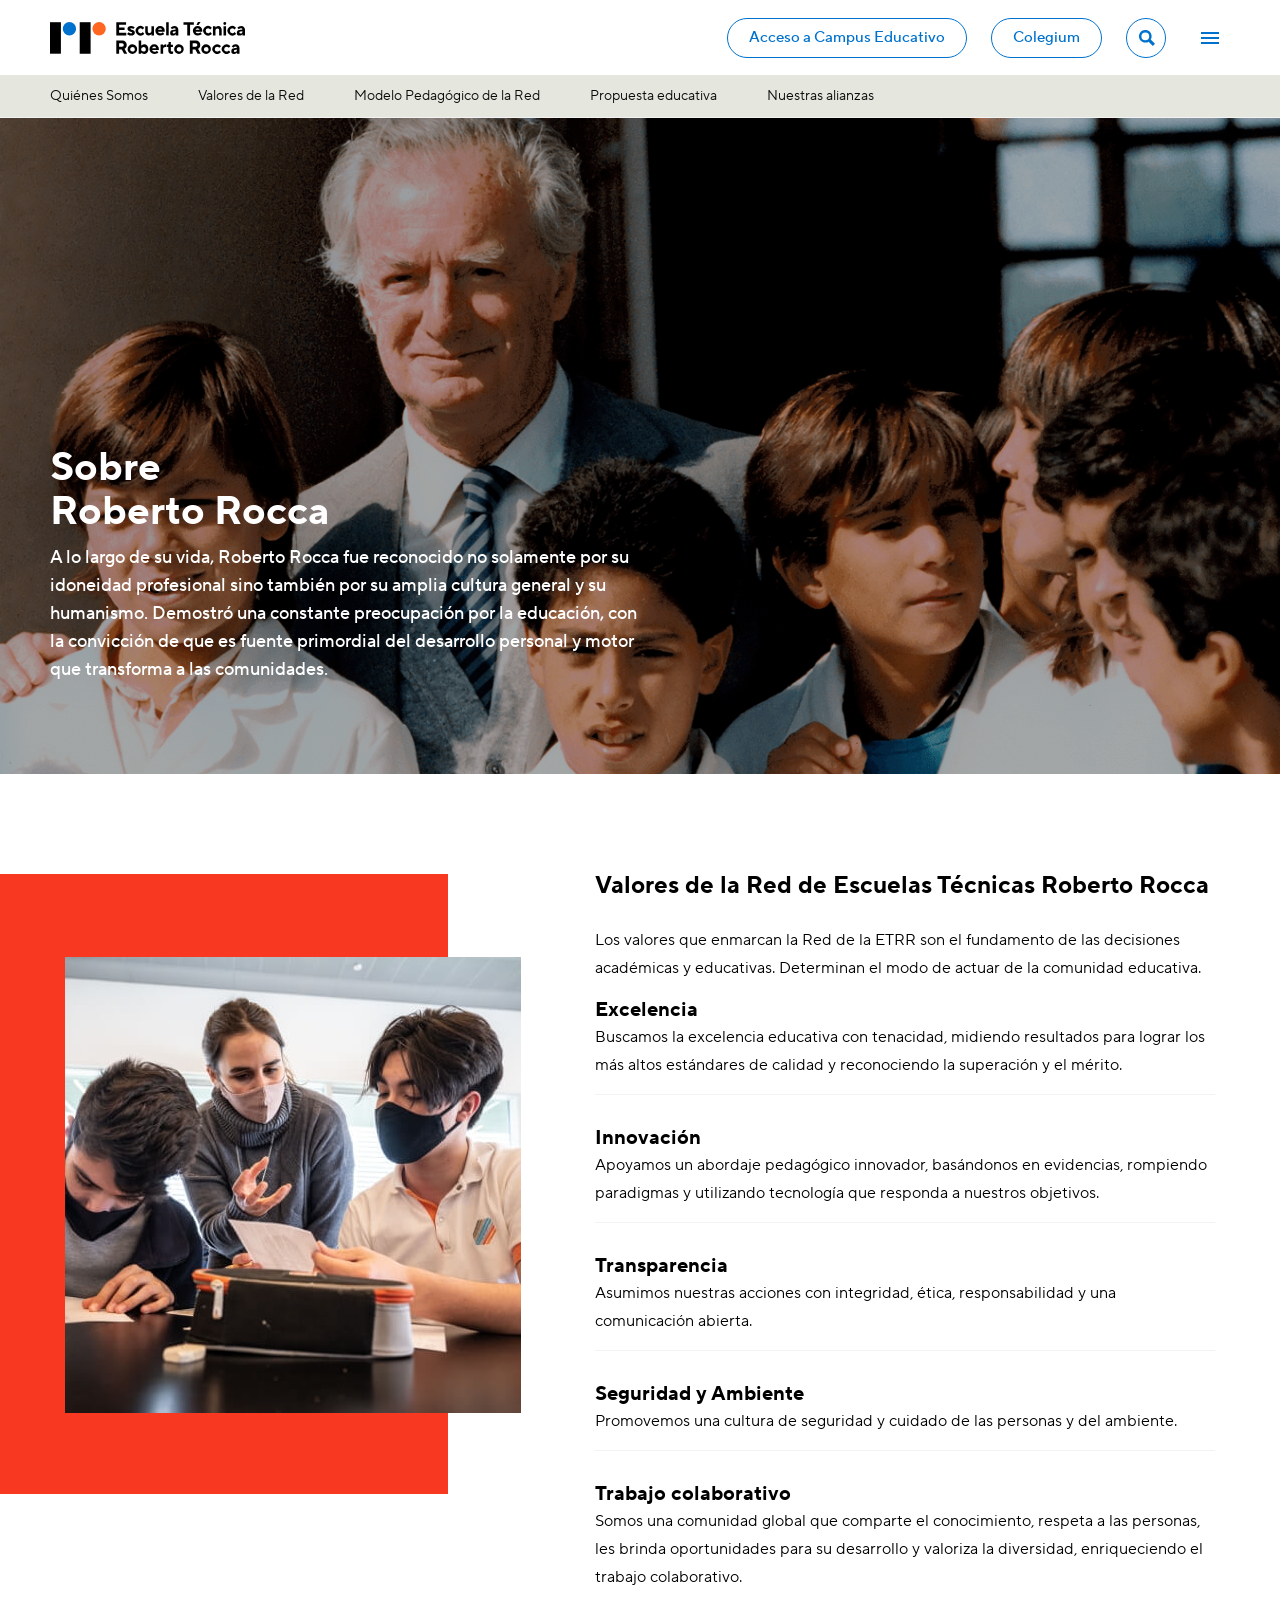
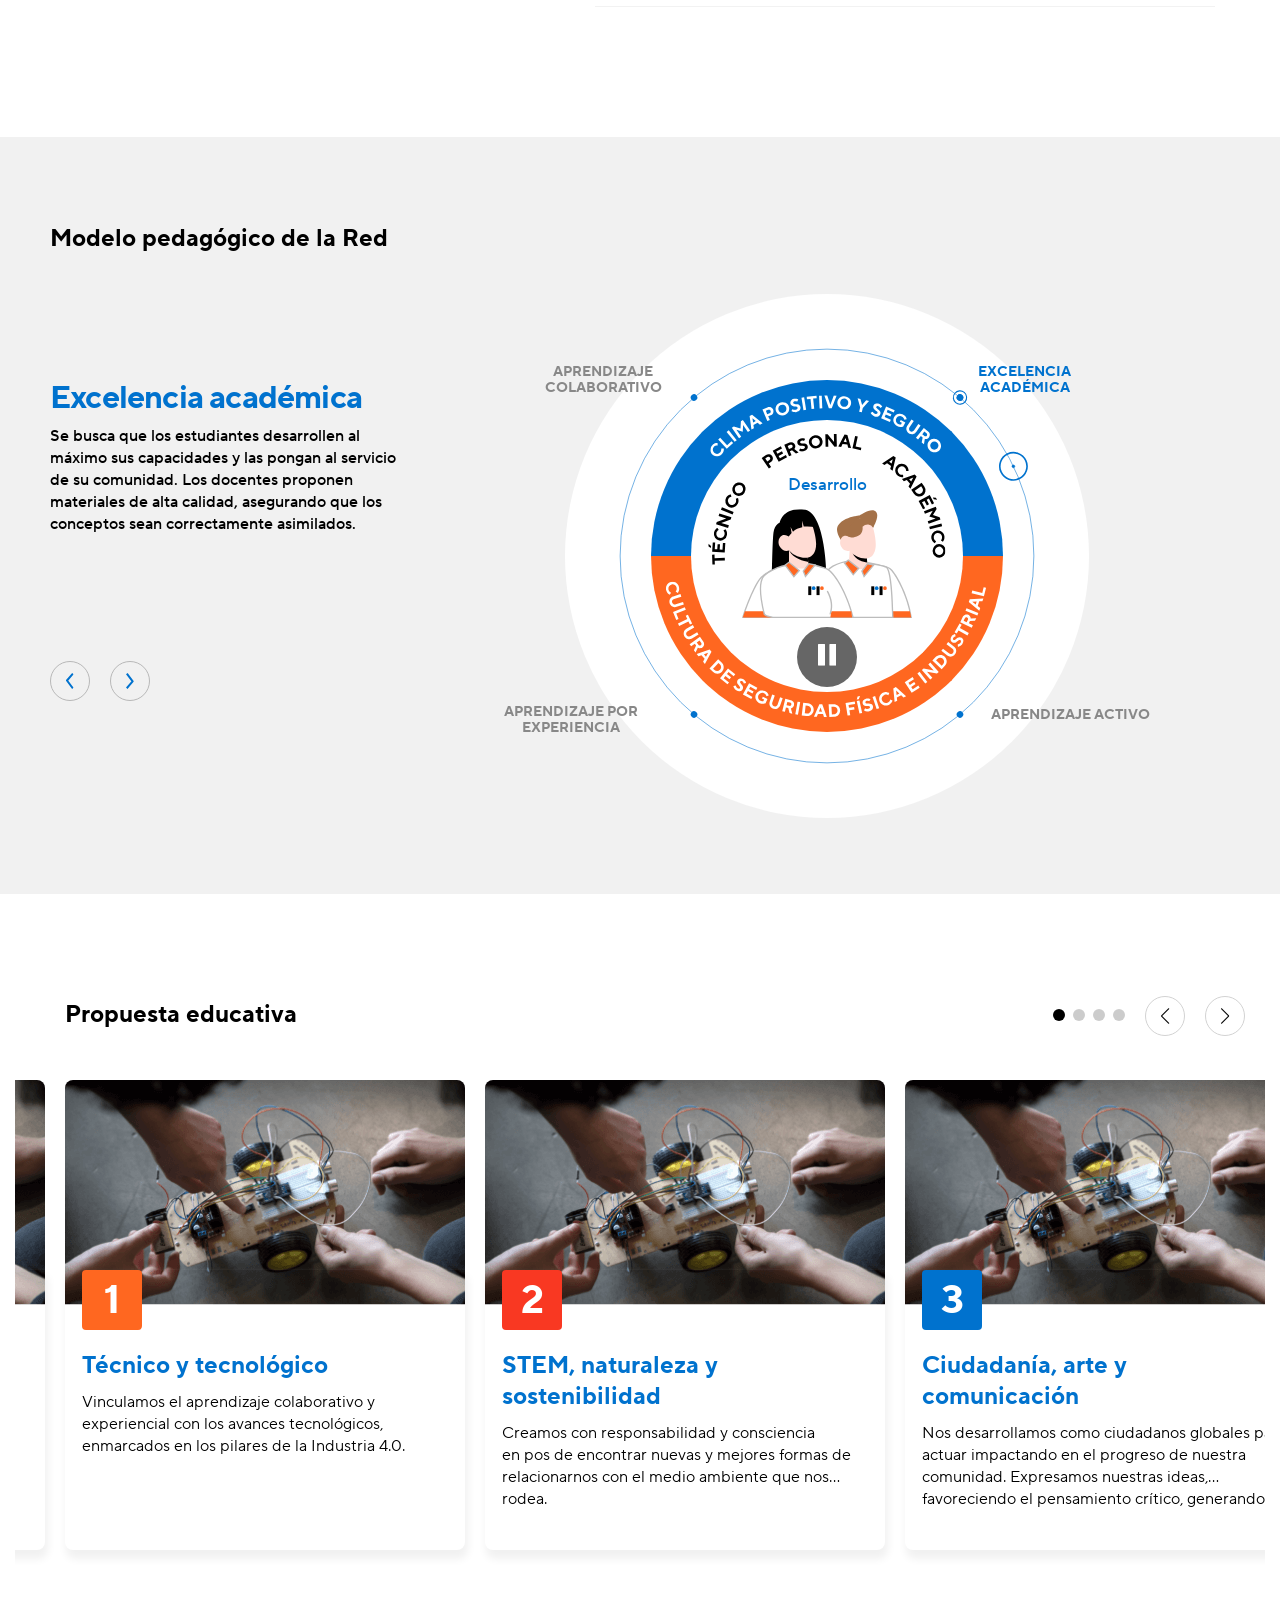
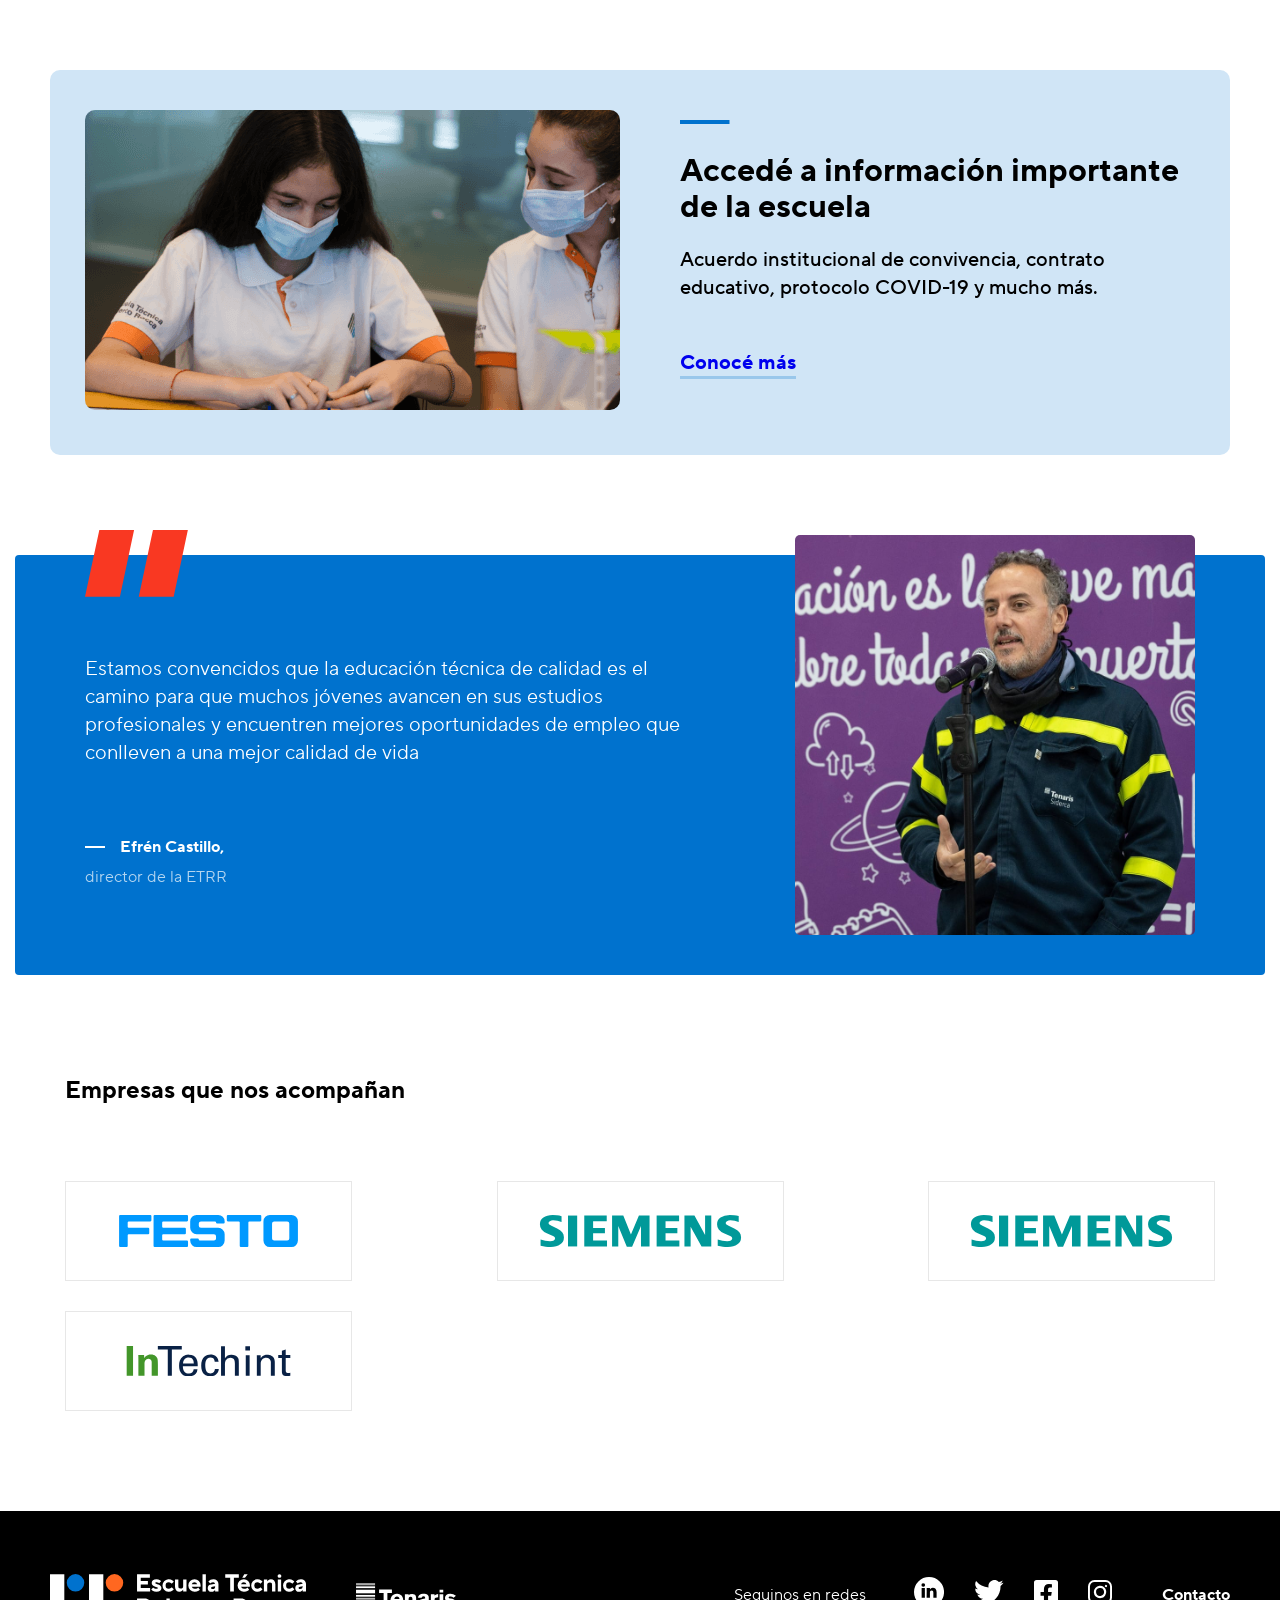
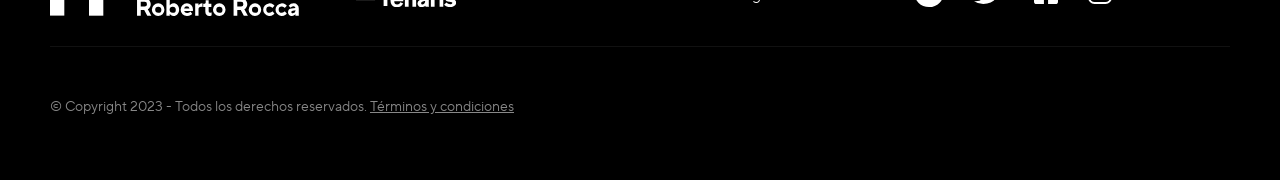
<file: nuestas_escuelas.html>
<!DOCTYPE html>
<html lang="en">
<head>
    <meta charset="UTF-8">
    <meta http-equiv="X-UA-Compatible" content="IE=edge">
    <meta name="viewport" content="width=device-width, initial-scale=1.0">
    <title>Nuestras Escuelas</title>
    <link rel="stylesheet" href="resources/css/swiper.css">
    <link rel="stylesheet" href="resources/css/nuestas_escuelas.css?8">
    <link rel="stylesheet" href="resources/css/modulo_animacion.css?2">
    <link rel="stylesheet" href="resources/css/animacion-nuestra-escuela.css">
</head>
<body class="escuelas_tecnicas">

    <header id="header_sticky" class="header_sticky">
        <div class="header_sticky_top">
            <div class="header_sticky_top_wrp">
                <div class=" header_sticky_izq">
                    <a class="header_sticky_izq_logo" title="Roberto Rocca"  href="index.html">
                        <svg xmlns="http://www.w3.org/2000/svg" width="195.627" height="32" viewBox="0 0 195.627 32">
                            <g id="Logo_Escuela_Tecnica_Roberto_Rocca" data-name="Logo Escuela Tecnica Roberto Rocca" transform="translate(0 0)">
                              <rect id="Rectángulo_23" data-name="Rectángulo 23" width="10.937" height="31.65" transform="translate(29.805 0.157)"/>
                              <path id="Trazado_85" data-name="Trazado 85" d="M170.953,6.7a6.7,6.7,0,1,1-6.7-6.7,6.7,6.7,0,0,1,6.7,6.7" transform="translate(-114.983 0)" fill="#ff6720"/>
                              <rect id="Rectángulo_25" data-name="Rectángulo 25" width="10.937" height="31.587" transform="translate(0 0.157)"/>
                              <path id="Trazado_86" data-name="Trazado 86" d="M60.763,6.7a6.7,6.7,0,1,1-6.7-6.7,6.7,6.7,0,0,1,6.7,6.7" transform="translate(-34.566 0)" fill="#0072ce"/>
                              <path id="Trazado_87" data-name="Trazado 87" d="M246.157.609V13.816h10V11.175h-7.17V8.344h5.472V5.8h-5.472V3.25h6.981V.609Z" transform="translate(-179.644 -0.444)"/>
                              <path id="Trazado_88" data-name="Trazado 88" d="M287.716,20.9a3,3,0,0,0,.66.528,3.254,3.254,0,0,0,1.792.51c.849,0,1.132-.283,1.132-.66,0-1.038-4.717-.849-4.717-3.868,0-1.509,1.321-2.83,3.679-2.83a5.166,5.166,0,0,1,2.679.717,4.408,4.408,0,0,1,.906.7l-1.509,1.6a3.114,3.114,0,0,0-.547-.377,3.033,3.033,0,0,0-1.529-.377c-.66,0-.943.283-.943.566,0,1.038,4.717.849,4.717,3.868,0,1.585-1.321,2.924-3.868,2.924a5.4,5.4,0,0,1-2.943-.849,4.519,4.519,0,0,1-1.019-.849Z" transform="translate(-208.873 -10.637)"/>
                              <path id="Trazado_89" data-name="Trazado 89" d="M326.361,22.31a4.056,4.056,0,0,1-.943.943,4.812,4.812,0,1,1,0-7.736,4.056,4.056,0,0,1,.943.943l-1.6,1.6a3.433,3.433,0,0,0-.6-.566,2.856,2.856,0,0,0-1.66-.566,2.455,2.455,0,0,0,0,4.906,2.856,2.856,0,0,0,1.66-.566,3.432,3.432,0,0,0,.6-.566Z" transform="translate(-231.775 -10.636)"/>
                              <path id="Trazado_90" data-name="Trazado 90" d="M353.559,15.273h2.547v5.189a1.6,1.6,0,0,0,1.7,1.792,1.959,1.959,0,0,0,1.981-2.075V15.273h2.547v9.245h-2.547V23.2h-.094a4.42,4.42,0,0,1-.7.755,3.188,3.188,0,0,1-2.038.755c-1.887,0-3.4-1.509-3.4-3.868Z" transform="translate(-258.026 -11.146)"/>
                              <path id="Trazado_91" data-name="Trazado 91" d="M397.891,18.442a2.145,2.145,0,0,0-4.151,0Zm2.075,4.245a4.761,4.761,0,0,1-1.019.755A5.98,5.98,0,0,1,396,24.2a4.812,4.812,0,1,1-.094-9.623,4.63,4.63,0,0,1,4.623,4.623,7.391,7.391,0,0,1-.056.811l-.038.321h-6.7a2.375,2.375,0,0,0,2.453,1.6,3.249,3.249,0,0,0,1.83-.509,2.434,2.434,0,0,0,.623-.529Z" transform="translate(-285.423 -10.636)"/>
                              <rect id="Rectángulo_28" data-name="Rectángulo 28" width="2.547" height="13.208" transform="translate(116.546 0.165)"/>
                              <path id="Trazado_92" data-name="Trazado 92" d="M451.69,19.857l-2.075.377c-.66.132-1.038.472-1.038.944,0,.585.377.943,1.132.943a1.959,1.959,0,0,0,1.981-2.075Zm0,3.019H451.6a3.855,3.855,0,0,1-.7.66,3.276,3.276,0,0,1-2.038.66,2.63,2.63,0,0,1-2.83-2.642,2.99,2.99,0,0,1,2.736-2.962l2.925-.528a1.478,1.478,0,0,0-1.6-1.226,2.43,2.43,0,0,0-1.528.528,2.813,2.813,0,0,0-.547.51l-1.51-1.509a4.979,4.979,0,0,1,3.774-1.793,3.711,3.711,0,0,1,3.962,3.679v5.755H451.69Z" transform="translate(-325.512 -10.636)"/>
                              <path id="Trazado_93" data-name="Trazado 93" d="M495.61.609V3.25h3.773V13.816h2.83V3.25h3.774V.609Z" transform="translate(-361.694 -0.444)"/>
                              <path id="Trazado_94" data-name="Trazado 94" d="M535.6.259h2.642l-2.076,2.83h-2.076Zm1.7,7.736a2.145,2.145,0,0,0-4.151,0Zm2.075,4.245a4.759,4.759,0,0,1-1.019.755,5.98,5.98,0,0,1-2.943.755,4.812,4.812,0,1,1-.094-9.622,4.63,4.63,0,0,1,4.623,4.623,7.39,7.39,0,0,1-.056.811l-.038.321h-6.7a2.375,2.375,0,0,0,2.453,1.6,3.25,3.25,0,0,0,1.83-.509,2.431,2.431,0,0,0,.623-.529Z" transform="translate(-387.16 -0.189)"/>
                              <path id="Trazado_95" data-name="Trazado 95" d="M577.217,22.31a4.064,4.064,0,0,1-.943.943,4.812,4.812,0,1,1,0-7.736,4.064,4.064,0,0,1,.943.943l-1.6,1.6a3.432,3.432,0,0,0-.6-.566,2.856,2.856,0,0,0-1.66-.566,2.455,2.455,0,0,0,0,4.906,2.856,2.856,0,0,0,1.66-.566,3.431,3.431,0,0,0,.6-.566Z" transform="translate(-414.849 -10.636)"/>
                              <path id="Trazado_96" data-name="Trazado 96" d="M604.932,14.764h2.547v1.321h.095a4.429,4.429,0,0,1,.7-.755,3.145,3.145,0,0,1,2.038-.755c1.887,0,3.4,1.509,3.4,3.868v5.566h-2.547V18.82a1.6,1.6,0,0,0-1.7-1.793,1.959,1.959,0,0,0-1.981,2.076v4.906h-2.547Z" transform="translate(-441.478 -10.637)"/>
                              <path id="Trazado_97" data-name="Trazado 97" d="M643.751,4.316H646.3v9.245h-2.547ZM645.034.259a1.446,1.446,0,0,1,1.453,1.415,1.463,1.463,0,0,1-1.472,1.415,1.446,1.446,0,0,1-1.453-1.415A1.463,1.463,0,0,1,645.034.259" transform="translate(-469.67 -0.189)"/>
                              <path id="Trazado_98" data-name="Trazado 98" d="M667.251,22.31a4.064,4.064,0,0,1-.943.943,4.812,4.812,0,1,1,0-7.736,4.064,4.064,0,0,1,.943.943l-1.6,1.6a3.428,3.428,0,0,0-.6-.566,2.856,2.856,0,0,0-1.66-.566,2.455,2.455,0,0,0,0,4.906,2.856,2.856,0,0,0,1.66-.566,3.427,3.427,0,0,0,.6-.566Z" transform="translate(-480.555 -10.636)"/>
                              <path id="Trazado_99" data-name="Trazado 99" d="M699.285,19.857l-2.075.377c-.66.132-1.038.472-1.038.944,0,.585.378.943,1.132.943a1.959,1.959,0,0,0,1.981-2.075Zm0,3.019h-.094a3.849,3.849,0,0,1-.7.66,3.275,3.275,0,0,1-2.038.66,2.63,2.63,0,0,1-2.83-2.642,2.99,2.99,0,0,1,2.736-2.962l2.925-.528a1.478,1.478,0,0,0-1.6-1.226,2.431,2.431,0,0,0-1.528.528,2.818,2.818,0,0,0-.547.51l-1.51-1.509a4.979,4.979,0,0,1,3.774-1.793,3.711,3.711,0,0,1,3.962,3.679v5.755h-2.547Z" transform="translate(-506.206 -10.636)"/>
                              <path id="Trazado_100" data-name="Trazado 100" d="M251.912,75.077a1.792,1.792,0,1,0,0-3.585h-2.924v3.585Zm-5.754-6.226h5.849a4.261,4.261,0,0,1,4.622,4.434,4.2,4.2,0,0,1-1.132,3.075,3.414,3.414,0,0,1-1.132.793l2.736,4.906h-3.113l-2.358-4.34h-2.642v4.34h-2.83Z" transform="translate(-179.645 -50.247)"/>
                              <path id="Trazado_101" data-name="Trazado 101" d="M295.32,87.628a2.36,2.36,0,1,0-2.359,2.453,2.359,2.359,0,0,0,2.359-2.453m-2.359-4.811a4.812,4.812,0,1,1-4.906,4.811,4.852,4.852,0,0,1,4.906-4.811" transform="translate(-210.223 -60.439)"/>
                              <path id="Trazado_102" data-name="Trazado 102" d="M336.427,77.436a2.36,2.36,0,1,0-2.359,2.453,2.359,2.359,0,0,0,2.359-2.453m-7.17-8.585H331.8v5.283h.095a3.38,3.38,0,0,1,.717-.755,3.574,3.574,0,0,1,2.207-.755c2.189,0,4.151,2,4.151,4.811,0,2.83-1.962,4.811-4.151,4.811a3.574,3.574,0,0,1-2.207-.755,3.379,3.379,0,0,1-.717-.755H331.8v1.321h-2.547Z" transform="translate(-240.29 -50.247)"/>
                              <path id="Trazado_103" data-name="Trazado 103" d="M376.2,86.685a2.145,2.145,0,0,0-4.151,0Zm2.075,4.245a4.753,4.753,0,0,1-1.019.755,5.98,5.98,0,0,1-2.943.755,4.812,4.812,0,1,1-.094-9.622,4.63,4.63,0,0,1,4.623,4.623,7.375,7.375,0,0,1-.056.811l-.038.321h-6.7a2.375,2.375,0,0,0,2.453,1.6,3.249,3.249,0,0,0,1.83-.509,2.436,2.436,0,0,0,.623-.528Z" transform="translate(-269.595 -60.439)"/>
                              <path id="Trazado_104" data-name="Trazado 104" d="M410.612,83.007h2.547v1.321h.095a4.419,4.419,0,0,1,.7-.755,3.145,3.145,0,0,1,2.038-.755h.189v2.736l-.208-.038a4.438,4.438,0,0,0-.641-.057,2.216,2.216,0,0,0-2.17,2.453v4.339h-2.547Z" transform="translate(-299.663 -60.44)"/>
                              <path id="Trazado_105" data-name="Trazado 105" d="M434.911,78.928h-1.6V76.569h.849c.7,0,1.038-.377,1.038-1.132v-1.7h2.264v2.83h2.076v2.358h-2.076v3.113a1.168,1.168,0,0,0,1.226,1.321,2.8,2.8,0,0,0,.736-.094,1.426,1.426,0,0,0,.3-.094v2.358c-.151.057-.321.094-.491.151a5.232,5.232,0,0,1-1.208.132c-1.887,0-3.113-1.208-3.113-3.4Z" transform="translate(-316.225 -53.814)"/>
                              <path id="Trazado_106" data-name="Trazado 106" d="M468.156,87.628a2.36,2.36,0,1,0-2.359,2.453,2.359,2.359,0,0,0,2.359-2.453M465.8,82.817a4.812,4.812,0,1,1-4.906,4.811,4.852,4.852,0,0,1,4.906-4.811" transform="translate(-336.358 -60.439)"/>
                              <path id="Trazado_107" data-name="Trazado 107" d="M524.956,75.077a1.792,1.792,0,0,0,0-3.585h-2.925v3.585ZM519.2,68.851h5.849a4.261,4.261,0,0,1,4.622,4.434,4.2,4.2,0,0,1-1.132,3.075,3.413,3.413,0,0,1-1.132.793l2.736,4.906h-3.113l-2.358-4.34h-2.641v4.34H519.2Z" transform="translate(-378.912 -50.247)"/>
                              <path id="Trazado_108" data-name="Trazado 108" d="M569.062,87.628a2.36,2.36,0,1,0-2.359,2.453,2.359,2.359,0,0,0,2.359-2.453M566.7,82.817a4.812,4.812,0,1,1-4.906,4.811,4.852,4.852,0,0,1,4.906-4.811" transform="translate(-409.998 -60.439)"/>
                              <path id="Trazado_109" data-name="Trazado 109" d="M611.073,90.553a4.066,4.066,0,0,1-.943.943,4.812,4.812,0,1,1,0-7.736,4.061,4.061,0,0,1,.943.943l-1.6,1.6a3.45,3.45,0,0,0-.6-.566,2.858,2.858,0,0,0-1.66-.566,2.455,2.455,0,0,0,0,4.906,2.856,2.856,0,0,0,1.66-.566,3.428,3.428,0,0,0,.6-.566Z" transform="translate(-439.556 -60.439)"/>
                              <path id="Trazado_110" data-name="Trazado 110" d="M645.99,90.553a4.061,4.061,0,0,1-.943.943,4.812,4.812,0,1,1,0-7.736,4.057,4.057,0,0,1,.943.943l-1.6,1.6a3.46,3.46,0,0,0-.6-.566,2.859,2.859,0,0,0-1.66-.566,2.455,2.455,0,0,0,0,4.906,2.857,2.857,0,0,0,1.66-.566,3.438,3.438,0,0,0,.6-.566Z" transform="translate(-465.038 -60.439)"/>
                              <path id="Trazado_111" data-name="Trazado 111" d="M678.84,88.1l-2.076.377c-.66.132-1.038.472-1.038.944,0,.585.378.943,1.132.943a1.959,1.959,0,0,0,1.981-2.075Zm0,3.019h-.094a3.856,3.856,0,0,1-.7.66,3.275,3.275,0,0,1-2.038.66,2.63,2.63,0,0,1-2.83-2.641,2.989,2.989,0,0,1,2.736-2.962l2.925-.529a1.478,1.478,0,0,0-1.6-1.226,2.429,2.429,0,0,0-1.528.529,2.809,2.809,0,0,0-.547.509l-1.51-1.509a4.979,4.979,0,0,1,3.774-1.793,3.71,3.71,0,0,1,3.962,3.679v5.755H678.84Z" transform="translate(-491.285 -60.439)"/>
                            </g>
                          </svg>
                    </a>
                </div>
                <div class="header_sticky_der">
                    <a class="header_sticky_der_campus" title="Acceder al campus"  href="#"><span>Acceso a</span>Campus<span>Educativo</span></a>
                    <a class="header_sticky_der_campus" title="Colegium"  href="#"> <span>Colegium</span> </a>
                    <div class="header_sticky_der_buscador">
                        <button><svg class="header_sticky_der_buscador_svg" xmlns="http://www.w3.org/2000/svg" width="16" height="16" viewBox="0 0 16 16">
                            <path id="Icon_map-search" data-name="Icon map-search" d="M13.148,11.019a6.328,6.328,0,1,0-2.13,2.128l4.293,4.293,2.129-2.13Zm-5.395.64a3.9,3.9,0,1,1,3.905-3.9,3.91,3.91,0,0,1-3.905,3.9Z" transform="translate(-1.44 -1.44)" fill="#070707"/>
                          </svg></button>
                          <input class="header_der_buscador_input" type="text" placeholder="Buscar">                           
                    </div>
                    <button title="Abrir menú" aria-label="Abrir menú" id="hamburguesa" class="header_sticky_der_hamburguesa">
                        <div class="header_sticky_der_hamburguesa_linea"></div>
                        <div class="header_sticky_der_hamburguesa_linea"></div>
                        <div class="header_sticky_der_hamburguesa_linea"></div>
                    </button>
            
                </div>
            </div>
        </div>
        <div class="header_sticky_bottom">
            <div class="header_sticky_bottom_wrp">
                <a href="#quienes_somos">Quiénes Somos</a>
                <a href="#valores">Valores de la Red</a>
                <a href="#modelo_animacion">Modelo Pedagógico de la Red</a>
                <a href="#propuesta_educativa">Propuesta educativa</a>
                <a href="#partners">Nuestras alianzas</a>
            </div>
        </div>
    </header>

    <main class="padding_main">

        <div class="container">
            <div id="menu" class="menu_wrp">
                <button class="menu_close2" aria-label="Cerrar menú" title="Cerrar menú">
                    <svg id="close2" class="menu_close" xmlns="http://www.w3.org/2000/svg" width="41" height="41" viewBox="0 0 41 41">
                        <g id="Grupo_23356" data-name="Grupo 23356" transform="translate(-1257 -41)">
                          <g id="Componente_186_2" data-name="Componente 186 – 2" transform="translate(1257 41)">
                            <circle id="Elipse_1" data-name="Elipse 1" cx="20.5" cy="20.5" r="20.5" fill="#f1f1f1"/>
                            <g id="Elipse_387" data-name="Elipse 387" fill="none" stroke="#fff" stroke-width="1">
                              <circle cx="20.5" cy="20.5" r="20.5" stroke="none"/>
                              <circle cx="20.5" cy="20.5" r="20" fill="none"/>
                            </g>
                            <g id="Grupo_23094" data-name="Grupo 23094" transform="translate(-1258.5 -41.5)">
                              <rect id="Rectángulo_57696" data-name="Rectángulo 57696" width="18" height="2" transform="translate(1271.929 67.657) rotate(-45)"/>
                              <rect id="Rectángulo_57697" data-name="Rectángulo 57697" width="18" height="2" transform="translate(1284.657 69.071) rotate(-135)"/>
                            </g>
                            <g id="menu_black_24dp" transform="translate(17)">
                              <path id="Trazado_8094" data-name="Trazado 8094" d="M0,0H24V24H0Z" fill="none"/>
                            </g>
                          </g>
                        </g>
                    </svg> 
                </button>
                <nav class="menu">
                    <svg id="close" class="menu_close" xmlns="http://www.w3.org/2000/svg" width="32" height="32" viewBox="0 0 32 32">
                        <g id="Grupo_23142" data-name="Grupo 23142" transform="translate(-316 -10)">
                        <g id="Elipse_1" data-name="Elipse 1" transform="translate(316 10)" fill="none" stroke="#fff" stroke-width="1">
                            <circle cx="16" cy="16" r="16" stroke="none"/>
                            <circle cx="16" cy="16" r="15.5" fill="none"/>
                        </g>
                        <g id="Grupo_23094" data-name="Grupo 23094" transform="translate(325 19)">
                            <rect id="Rectángulo_57696" data-name="Rectángulo 57696" width="18" height="2" transform="translate(0 12.728) rotate(-45)" fill="#fff"/>
                            <rect id="Rectángulo_57697" data-name="Rectángulo 57697" width="18" height="2" transform="translate(12.729 14.143) rotate(-135)" fill="#fff"/>
                        </g>
                        </g>
                    </svg>
                    <a id="primerboton" class="menu_btn" href="#" title="Inicio">
                        <p>Inicio</p>
                    </a>
                    <a id="segundoboton" class="menu_btn" href="#" title="Nuestra escuela">
                        <p>Nuestra escuela</p>
                    </a>  
                    <a class="menu_btn" href="#" title="Nuestro equipo">
                        <p>Nuestro equipo</p>
                    </a>
                    <a class="menu_btn" href="#" title="Proeceso de admisíon">
                        <p>Proeceso de admisíon</p>
                    </a>
                    <a class="menu_btn" href="#" title="Prácticas profesionalizantes">
                        <p>Prácticas profesionalizantes</p>
                    </a>
                    <a class="menu_btn" href="#" title="Cursos de formación profesional">
                        <p>Cursos de formación profesional</p>
                    </a>
                    <a class="menu_btn" href="#" title="Contacto">
                        <p>Contacto</p>
                    </a>
                    <a class="menu_btn" href="#" title="Preguntas frecuentes">
                        <p>Preguntas frecuentes</p>
                    </a>

                    <div class="menu_campus_wrp">
                        <a class="menu_campus" title="Acceder al campus"  href="#"> <span>Acceso a </span> Campus <span> Educativo </span> </a>
                        <a class="menu_campus" title="Colegium"  href="#"> <span> Colegium </span> </a>
                    </div>

                    <div class="menu_buscar">
                        <input class="menu_buscar_input" placeholder="Buscar">
                        <a title="Buscar en todo el sitio"  href="#"> <svg xmlns="http://www.w3.org/2000/svg" width="20" height="20" viewBox="0 0 23.523 23.523">
                            <path id="Icon_map-search" data-name="Icon map-search" d="M18.653,15.523a9.3,9.3,0,1,0-3.132,3.129l6.312,6.311,3.13-3.132Zm-7.931.941a5.739,5.739,0,1,1,5.742-5.736,5.748,5.748,0,0,1-5.742,5.736Z" transform="translate(-1.44 -1.44)" fill="#fff"/>
                        </svg></a>
                    </div>
                    
                    <div class="menu_redes">
                        <p>Seguinos en redes</p>
                        <div class="menu_redes_wrp">
                            <a href="#"><svg id="facebook-logo" xmlns="http://www.w3.org/2000/svg" width="14.916" height="27.589" viewBox="0 0 14.916 27.589">
                                <path id="Trazado_2045" data-name="Trazado 2045" d="M36.432.006,32.854,0c-4.019,0-6.617,2.665-6.617,6.79V9.92h-3.6a.563.563,0,0,0-.563.563v4.536a.563.563,0,0,0,.563.563h3.6V27.027a.562.562,0,0,0,.563.563h4.693a.563.563,0,0,0,.563-.563V15.581h4.206a.562.562,0,0,0,.563-.563l0-4.536a.563.563,0,0,0-.563-.563H32.055V7.267c0-1.276.3-1.923,1.966-1.923h2.41a.562.562,0,0,0,.562-.563V.568A.563.563,0,0,0,36.432.006Z" transform="translate(-22.077)" fill="#0072ce"/>
                              </svg>
                            </a>
                            <a href="#"><svg id="twitter-2" xmlns="http://www.w3.org/2000/svg" width="31.579" height="25.658" viewBox="0 0 31.579 25.658">
                                <g id="Grupo_506" data-name="Grupo 506" transform="translate(0)">
                                  <path id="Trazado_2044" data-name="Trazado 2044" d="M31.579,51.038a13.5,13.5,0,0,1-3.73,1.022A6.438,6.438,0,0,0,30.7,48.482a12.938,12.938,0,0,1-4.105,1.567,6.474,6.474,0,0,0-11.2,4.427,6.666,6.666,0,0,0,.15,1.476A18.325,18.325,0,0,1,2.2,49.18a6.476,6.476,0,0,0,1.99,8.653,6.393,6.393,0,0,1-2.925-.8v.071A6.5,6.5,0,0,0,6.45,63.468a6.461,6.461,0,0,1-1.7.213,5.725,5.725,0,0,1-1.226-.111,6.536,6.536,0,0,0,6.049,4.51,13.008,13.008,0,0,1-8.027,2.761A12.126,12.126,0,0,1,0,70.753a18.226,18.226,0,0,0,9.932,2.905c11.913,0,18.427-9.869,18.427-18.423,0-.286-.01-.563-.024-.837A12.915,12.915,0,0,0,31.579,51.038Z" transform="translate(0 -48)" fill="#0072ce"/>
                                </g>
                              </svg>
                            </a>
                            <a href="#"><svg id="instagram_logo" xmlns="http://www.w3.org/2000/svg" width="27.766" height="27.766" viewBox="0 0 27.766 27.766">
                                <g id="Grupo_501" data-name="Grupo 501">
                                  <g id="Grupo_500" data-name="Grupo 500">
                                    <path id="Trazado_2041" data-name="Trazado 2041" d="M20.264,0H7.5A7.511,7.511,0,0,0,0,7.5V20.264a7.511,7.511,0,0,0,7.5,7.5H20.264a7.511,7.511,0,0,0,7.5-7.5V7.5A7.511,7.511,0,0,0,20.264,0Zm5.259,20.264a5.265,5.265,0,0,1-5.259,5.259H7.5a5.265,5.265,0,0,1-5.259-5.259V7.5A5.265,5.265,0,0,1,7.5,2.243H20.264A5.265,5.265,0,0,1,25.523,7.5Z" fill="#0072ce"/>
                                  </g>
                                </g>
                                <g id="Grupo_503" data-name="Grupo 503" transform="translate(7.711 7.602)">
                                  <g id="Grupo_502" data-name="Grupo 502">
                                    <path id="Trazado_2042" data-name="Trazado 2042" d="M154.571,145.484a6.225,6.225,0,1,0-6.172,7.141,6.311,6.311,0,0,0,.926-.069,6.226,6.226,0,0,0,5.246-7.072ZM149,150.337a3.983,3.983,0,1,1,3.356-4.524A3.956,3.956,0,0,1,149,150.337Z" transform="translate(-142.185 -140.171)" fill="#0072ce"/>
                                  </g>
                                </g>
                                <g id="Grupo_505" data-name="Grupo 505" transform="translate(19.78 5.743)">
                                  <g id="Grupo_504" data-name="Grupo 504">
                                    <path id="Trazado_2043" data-name="Trazado 2043" d="M366.656,106.222a1.122,1.122,0,1,0,.329.793A1.13,1.13,0,0,0,366.656,106.222Z" transform="translate(-364.741 -105.893)" fill="#0072ce"/>
                                  </g>
                                </g>
                              </svg>
                            </a>
                            <a href="#"><svg xmlns="http://www.w3.org/2000/svg" width="28.509" height="28.509" viewBox="0 0 28.509 28.509">
                                <path id="Trazado_2453" data-name="Trazado 2453" d="M21.353,7.1A14.255,14.255,0,1,0,35.607,21.353,14.255,14.255,0,0,0,21.353,7.1ZM17.427,26.9H14.345V17.624h3.082ZM15.886,16.358h-.021a1.607,1.607,0,1,1,.041-3.2,1.607,1.607,0,1,1-.02,3.2ZM28.544,26.9H25.461V21.935c0-1.246-.446-2.1-1.562-2.1a1.687,1.687,0,0,0-1.582,1.127,2.11,2.11,0,0,0-.1.752V26.9H19.132s.041-8.4,0-9.273h3.083v1.314a3.061,3.061,0,0,1,2.779-1.532c2.029,0,3.55,1.325,3.55,4.173V26.9Z" transform="translate(-7.098 -7.098)" fill="#0072ce"/>
                              </svg>
                            </a>
                        </div>
                    </div>
                </nav>
            </div>
        </div>

        <section class="modulo1">
            <div id="quienes_somos"></div>
            <div class="modulo1_picture">
                <div class="modulo1_picture_mascara"></div>
                <img class="modulo1_img" src="./resources/img/modulo1_nuestras_escuelas.png" alt="Escuelas Tecnicas">
            </div>
            <div class="modulo1_txt">
                <div class="modulo1_gradient"></div>
                <div class="modulo1_txt_wrp">
                    <h1>Sobre <br> Roberto Rocca</h1>
                    <p>A lo largo de su vida, Roberto Rocca fue reconocido no solamente por su idoneidad profesional sino también por su amplia cultura general y su humanismo. Demostró una constante preocupación por la educación, con la convicción de que es fuente primordial del desarrollo personal y motor que transforma a las comunidades.</p>    
                </div>
            </div>
        </section>

        <section class="modulo2">
            <div id="valores"></div>
            <div class="modulo2_background"></div>
            <div class="modulo2_wrp">
                <div class="modulo2_izq">
                    <img src="./resources/img/modulo2_img.jpg" alt="Valores de la Red de Escuelas Tecnicas Roberto Rocca">
                </div>
                <div class="modulo2_der">
                    <h3>Valores de la Red de Escuelas Técnicas Roberto Rocca</h3>
                    <p>Los valores que enmarcan la Red de la ETRR son el fundamento de las decisiones académicas y educativas. Determinan el modo de actuar de la comunidad educativa.</p>
                    <div class="modulo2_der_puntos">
                        <div class="modulo2_der_puntos_punto">
                             
                            <div class="modulo2_der_puntos_punto_txt">
                                <h4>Excelencia</h4>
                                <p>Buscamos la excelencia educativa con tenacidad, midiendo resultados para lograr los más altos estándares de calidad y reconociendo la superación y el mérito.</p>
                            </div>
                        </div>
                        <div class="modulo2_der_puntos_punto">
                            
                            <div class="modulo2_der_puntos_punto_txt">
                                <h4>Innovación</h4>
                                <p>Apoyamos un abordaje pedagógico innovador, basándonos en evidencias, rompiendo paradigmas y utilizando tecnología que responda a nuestros objetivos.</p>
                            </div>
                        </div>
                        <div class="modulo2_der_puntos_punto">
                            
                            <div class="modulo2_der_puntos_punto_txt">
                                <h4>Transparencia</h4>
                                <p>Asumimos nuestras acciones con integridad, ética, responsabilidad y una comunicación abierta.</p>
                            </div>
                        </div>
                        <div class="modulo2_der_puntos_punto">
                            
                            <div class="modulo2_der_puntos_punto_txt">
                                <h4>Seguridad y Ambiente</h4>
                                <p>Promovemos una cultura de seguridad y cuidado de las personas y del ambiente. </p>
                            </div>
                        </div>
                        <div class="modulo2_der_puntos_punto">
                            
                            <div class="modulo2_der_puntos_punto_txt">
                                <h4>Trabajo colaborativo</h4>
                                <p>Somos una comunidad global que comparte el conocimiento, respeta a las personas, les brinda oportunidades para su desarrollo y valoriza la diversidad, enriqueciendo el trabajo colaborativo.</p>
                            </div>
                        </div>
                    </div>
                </div>
            </div>
        </section>

        <section class="modulo_animacion">
            <div id="modelo_animacion"></div>
            <div class="animation-container">
                <h1 class="main-title">Modelo pedagógico de la Red</h1>
                <section class="main-flex-container">
                    <!-- Textos -->
                    <div class="texts-holder">
                        <ul class="texts-list">
                            <li class="texts-list__item is-active">
                                <h4>Excelencia académica</h4>
                                <p>Se busca que los estudiantes desarrollen al máximo sus capacidades y las pongan al servicio de su comunidad. Los docentes proponen materiales de alta calidad, asegurando que los conceptos sean correctamente asimilados.</p>
                            </li>
                            <li class="texts-list__item">
                                <h4>Aprendizaje activo</h4>
                                <p>Propone que la adquisición de competencias se lleve a cabo como una construcción propia del conocimiento, de manera autónoma e integrando la diversidad en ritmos e intereses de los estudiantes, favoreciendo el aprendizaje por descubrimiento en donde el estudiante tiene un rol activo y el docente de mediador.</p>
                            </li>
                            <li class="texts-list__item">
                                <h4>Aprendizaje por experiencia</h4>
                                <p>El aprendizaje está conectado con el mundo más allá de las paredes del aula. Es por eso que en todas las materias se integran experiencias significativas con actividades por fuera de las clases: intercambios, pasantías, proyectos con otras instituciones.</p>
                            </li>
                            <li class="texts-list__item">
                                <h4>Aprendizaje colaborativo</h4>
                                <p>En cada experiencia educativa se fomenta el respeto y la tolerancia por los otros y se proveen oportunidades para trabajar en grupo, uniendo y enriqueciendo distintos puntos de vista.</p>
                            </li>
                            <div class="animate-btns-container">
                                <button id="animatePrevButton">
                                    <svg width="7.649" height="15.907" viewBox="0 0 7.649 15.907" style="transform:rotate(-180deg)">
                                        <path d="M72.924,4.166l5.239,7.01-5.239,6.087" transform="translate(-71.513 -2.767)" fill="none" stroke="#0072CE" stroke-linecap="square" stroke-linejoin="round" stroke-width="2"/>
                                    </svg>
                                </button>
                                <button id="animateNextButton">
                                    <svg width="7.649" height="15.907" viewBox="0 0 7.649 15.907">
                                        <path d="M72.924,4.166l5.239,7.01-5.239,6.087" transform="translate(-71.513 -2.767)" fill="none" stroke="#0072CE" stroke-linecap="square" stroke-linejoin="round" stroke-width="2"/>
                                    </svg>
                                </button>
                            </div>
                        </ul>
                    </div>
                    <!-- Textos end -->
                    <!-- Círculos y animaciones -->
                    <div class="circles-holder">
                        <div class="circular-spinner-progress__label is-active" style="position:absolute;top:70px;left:413px;">
                            <span class="circular-spinner-progress__copy tagline-01">Excelencia<br>académica</span>
                        </div>
                        <div class="circular-spinner-progress__label" style="position: absolute;top: 413px;right: 80px;">
                            <span class="circular-spinner-progress__copy tagline-01">Aprendizaje activo</span>
                        </div>
                        <div class="circular-spinner-progress__label" style="position:absolute;top: 410px;left: -99px;">
                            <span class="circular-spinner-progress__copy tagline-01">Aprendizaje por experiencia</span>
                        </div>
                        <div class="circular-spinner-progress__label" style="position:absolute;top:70px;left:-67px">
                            <span class="circular-spinner-progress__copy tagline-01">Aprendizaje colaborativo</span>
                        </div>
                        <div class="progress-circle__container">
                            <!-- Círculo principal -->
                            <svg class="progress-circle" xmlns="http://www.w3.org/2000/svg" viewBox="0 0 856 856" style="touch-action: none; pointer-events: none;">
                                <g id="circle">
                                    <circle id="drag-path" class="progress-path" cx="428" cy="428" r="380" fill="none" stroke="currentColor"></circle>
                                    <circle class="progress-outline" id="drag-progress" cx="428" cy="428" r="380" fill="none" stroke="currentColor" style="stroke-dashoffset: 2388.61; stroke-dasharray: 2388.61px, 2398.61px;"></circle>
                                    <!--<circle class="progress-outline" id="drag-progress" cx="428" cy="428" r="380" fill="none" stroke="currentColor" style="stroke-dashoffset: 2388.61; stroke-dasharray: 0px, 999999px;"></circle>-->
                                </g>
                                
                                <g class="hotspot-list">
                                    <g class="hotspot is-active" style="transform: rotate(40deg);">
                                        <circle fill="currentColor" cx="428" cy="48" r="6"></circle>
                                        <circle id="outline-circle" class="active-dot" stroke="currentColor" stroke-width="2" fill="none" cx="428" cy="48" r="12.2"></circle>
                                        <rect id="hotspot-null" class="null" x="411.9" y="28" width="32.2" height="800"></rect>
                                    </g>
                                    <g class="hotspot" style="transform: rotate(40deg);">
                                        <circle fill="currentColor" cx="428" cy="48" r="6"></circle>
                                        <circle id="outline-circle" class="active-dot" stroke="currentColor" stroke-width="2" fill="none" cx="428" cy="48" r="12.2"></circle>
                                        <rect id="hotspot-null" class="null" x="411.9" y="28" width="32.2" height="800"></rect>
                                    </g>
                                    <g class="hotspot" style="transform: rotate(140deg);">
                                        <circle fill="currentColor" cx="428" cy="48" r="6"></circle>
                                        <circle id="outline-circle" class="active-dot" stroke="currentColor" stroke-width="2" fill="none" cx="428" cy="48" r="12.2"></circle>
                                        <rect id="hotspot-null" class="null" x="411.9" y="28" width="32.2" height="800"></rect>
                                    </g>
                                    <g class="hotspot" style="transform: rotate(220deg);">
                                        <circle fill="currentColor" cx="428" cy="48" r="6"></circle>
                                        <circle id="outline-circle" class="active-dot" stroke="currentColor" stroke-width="2" fill="none" cx="428" cy="48" r="12.2"></circle>
                                        <rect id="hotspot-null" class="null" x="411.9" y="28" width="32.2" height="800"></rect>
                                    </g>
                                    <g class="hotspot" style="transform: rotate(320deg);">
                                        <circle fill="currentColor" cx="428" cy="48" r="6"></circle>
                                        <circle id="outline-circle" class="active-dot" stroke="currentColor" stroke-width="2" fill="none" cx="428" cy="48" r="12.2"></circle>
                                        <rect id="hotspot-null" class="null" x="411.9" y="28" width="32.2" height="800"></rect>
                                    </g>
                                </g>
                                <g style="transform-origin: 50% 50%;transform: rotate(40deg);">
                                    <g id="drag-knob" class="drag-knob" style="transform-origin: 0px 0px 0px; touch-action: none; user-select: none; pointer-events: all;" data-svg-origin="428 428">
                                        <path class="pin" d="M428,50.6c-1.4,0-2.6-1.2-2.6-2.6s1.2-2.6,2.6-2.6s2.6,1.2,2.6,2.6C430.6,49.4,429.4,50.6,428,50.6z"></path>
                                        <circle id="drag_knob" fill="none" class="knob" cx="428" cy="48" r="25"></circle>
                                        <rect x="383" y="3" width="90" height="90" class="hit-area"></rect>
                                        <rect id="drag-knob-null" class="null" x="383" y="3" width="90" height="850"></rect>
                                    </g>
                                </g>
                            </svg>
                            <!-- Círculo principal end -->
                            <!-- Textos circulares -->
                            <div class="circular-texts">
                                <div class="first-semi-circle">
                                    <svg x="0px" y="0px" viewBox="0 0 232.3 69.8" style="enable-background:new 0 0 232.3 69.8;" xml:space="preserve">
                                        <g>
                                            <path d="M3,57.4c0.4-0.3,0.9-0.6,1.4-0.8c0.4-0.1,0.8-0.2,1.2-0.3c0.3-0.1,0.6-0.1,0.9-0.1l0.3,0
                                        l0.3,2.4c-0.1,0-0.1,0-0.2,0c-0.5,0-1,0.1-1.5,0.3c-0.3,0.1-0.7,0.3-1,0.5c-0.4,0.2-0.7,0.5-1,0.9c-1.5,1.8-1.1,4.5,0.7,6
                                        c0.9,0.7,1.9,1,3,0.9c1.1-0.1,2.1-0.7,2.8-1.6c0.3-0.3,0.5-0.7,0.7-1.2c0.2-0.4,0.3-0.7,0.3-1.1c0-0.3,0.1-0.6,0.1-0.9
                                        c0-0.2,0-0.4-0.1-0.7L11,61.5l2.4-0.2c0,0.1,0.1,0.2,0.1,0.3c0,0.3,0.1,0.6,0.1,0.9c0,0.4,0,0.9-0.1,1.3c-0.1,0.5-0.3,1.1-0.5,1.6
                                        c-1,2.3-3.1,4-5.6,4.3c-3.6,0.5-6.8-2.1-7.3-5.6c0-0.1,0-0.2,0-0.3c-0.2-1.8,0.4-3.7,1.6-5.1C2,58.3,2.5,57.8,3,57.4" fill="#FFFFFF"/>
                                            <path d="M16.5,61.4l-9.3-8.8l1.9-2l7.5,7.1l4.1-4.3l1.8,1.7L16.5,61.4z" fill="#FFFFFF"/>
                                            <rect x="19.2" y="41.8" transform="matrix(0.7285 -0.6851 0.6851 0.7285 -27.4391 27.1584)" width="2.7" height="12.8" fill="#FFFFFF"/>
                                            <path d="M28.8,32.7l1.9-1.5l8,10l-2.1,1.7l-5.3-6.6l0.1,6.7l-6.5-1.5l5.3,6.6l-2.1,1.7l-8-10
                                        l1.9-1.5l6.9,1.6L28.8,32.7z" fill="#FFFFFF"/>
                                            <path d="M41.7,35.6l0.7,3.1L40,40.3l-2.8-13.5l2.4-1.6l11.2,8l-2.5,1.6l-2.6-1.9L41.7,35.6z
                                        M40.2,28.7l1,4.4l2.6-1.7L40.2,28.7z" fill="#FFFFFF"/>
                                            <path d="M54.5,16.9c1.1-0.6,2.3-0.7,3.5-0.4c2.2,0.7,3.5,3.1,2.8,5.3c0,0,0,0.1,0,0.1
                                        c-0.4,1.1-1.3,2.1-2.4,2.6L56,25.7l1.9,3.7l-2.5,1.2l-5.7-11.4L54.5,16.9z M53.2,20.3l1.6,3.3l2.3-1.1c0.5-0.2,0.8-0.6,1-1.1
                                        c0.3-0.9-0.2-2-1.1-2.3c0,0,0,0-0.1,0c-0.5-0.2-1-0.1-1.5,0.1L53.2,20.3z" fill="#FFFFFF"/>
                                            <path d="M63.4,14.5c1.6-3.4,5.6-5,9.2-3.6c3.3,1.4,4.9,5.2,3.6,8.5c0,0.1-0.1,0.2-0.1,0.3
                                        c-1.6,3.4-5.6,5-9.2,3.6c-3.3-1.4-4.9-5.2-3.6-8.5C63.4,14.7,63.4,14.6,63.4,14.5 M68.1,21c2.1,0.9,4.5,0,5.4-2.1c0,0,0,0,0,0
                                        c0.9-2.1-0.1-4.6-2.2-5.6c-2.1-0.9-4.5,0-5.4,2.1c0,0,0,0,0,0.1C65.1,17.5,66,20,68.1,21" fill="#FFFFFF"/>
                                            <path d="M84.1,14c-0.6-0.1-1.1-0.2-1.7-0.2c-0.6,0-1.3,0-2-0.1c-0.7-0.1-1.3-0.3-1.8-0.7
                                        c-0.6-0.4-1-1.1-1.2-1.8c-0.3-1-0.1-2,0.4-2.9c0.7-1,1.6-1.7,2.8-2c0.5-0.1,1-0.2,1.5-0.3c0.4,0,0.9,0,1.3,0.1
                                        c0.3,0.1,0.6,0.1,0.9,0.2c0.2,0.1,0.4,0.2,0.6,0.3l0.2,0.1L84.1,9c-0.1-0.1-0.2-0.1-0.4-0.2c-0.3-0.1-0.6-0.2-0.9-0.2
                                        c-0.4-0.1-0.9-0.1-1.3,0.1c-0.4,0.1-0.8,0.4-1.1,0.7c-0.2,0.3-0.3,0.7-0.2,1.1c0.1,0.4,0.5,0.7,0.9,0.8c0.6,0.1,1.1,0.2,1.7,0.2
                                        c0.6,0,1.3,0,2,0.1c0.7,0.1,1.3,0.3,1.8,0.7c0.6,0.4,1,1.1,1.2,1.8c0.3,1.1,0.2,2.2-0.4,3.1c-0.7,1-1.8,1.8-3.1,2.1
                                        c-0.6,0.2-1.1,0.3-1.7,0.3c-0.5,0-1,0-1.5-0.1c-0.4-0.1-0.7-0.2-1.1-0.3c-0.2-0.1-0.5-0.2-0.7-0.3l-0.3-0.2l1.1-2
                                        c0.1,0.1,0.3,0.2,0.4,0.3c0.4,0.2,0.7,0.3,1.1,0.3c0.6,0.1,1.1,0.1,1.7-0.1c0.5-0.1,1-0.4,1.4-0.9c0.3-0.4,0.3-0.8,0.2-1.3
                                        C84.9,14.3,84.6,14,84.1,14" fill="#FFFFFF"/>
                                            <rect x="89.6" y="4.1" transform="matrix(0.9739 -0.227 0.227 0.9739 -1.045344e-02 20.9365)" width="2.7" height="12.8" fill="#FFFFFF"/>
                                            <path d="M103.2,1.7l0.4,2.4l-3.6,0.6l1.8,10.1l-2.7,0.5L97.4,5.2l-3.6,0.6l-0.4-2.4L103.2,1.7z" fill="#FFFFFF"/>
                                            <rect x="106.5" y="1.2" transform="matrix(0.9932 -0.116 0.116 0.9932 -0.1494 12.5729)" width="2.7" height="12.8" fill="#FFFFFF"/>
                                            <path d="M111.1,0.7l2.9-0.2l3.8,9.3l2.8-9.6l2.9-0.2l-4.1,13l-2.9,0.2L111.1,0.7z" fill="#FFFFFF"/>
                                            <path d="M126.9,1.8c2.9-2.5,7.2-2.3,9.9,0.4c2.5,2.6,2.4,6.7-0.2,9.2c-0.1,0.1-0.1,0.1-0.2,0.2
                                        c-2.9,2.5-7.2,2.3-9.9-0.4c-2.5-2.6-2.4-6.7,0.2-9.2C126.8,1.9,126.8,1.8,126.9,1.8 M128.6,9.5c1.5,1.7,4.1,1.8,5.8,0.2
                                        c0,0,0,0,0,0c1.7-1.6,1.8-4.2,0.2-6c-1.5-1.7-4.1-1.8-5.8-0.3c0,0,0,0,0,0C127.2,5.2,127.1,7.8,128.6,9.5" fill="#FFFFFF"/>
                                            <path d="M149.8,7.6l3.8-4.9l2.9,0.5l-5.8,7.4L150,15l-2.7-0.4L148,10l-3.2-8.8l2.9,0.5L149.8,7.6z" fill="#FFFFFF"/>
                                            <path d="M165.6,13.5c-0.4-0.4-0.9-0.8-1.4-1c-0.6-0.3-1.1-0.7-1.6-1.1c-0.5-0.4-1-0.9-1.2-1.5
                                        c-0.3-0.7-0.3-1.5-0.1-2.2c0.3-1,0.9-1.8,1.9-2.2c1.1-0.5,2.3-0.6,3.4-0.2c0.5,0.1,1,0.3,1.4,0.6c0.4,0.2,0.7,0.4,1,0.7
                                        c0.2,0.2,0.5,0.4,0.7,0.7c0.1,0.2,0.3,0.4,0.4,0.6l0.1,0.2l-2,1.3c-0.1-0.1-0.1-0.3-0.2-0.4c-0.2-0.3-0.4-0.5-0.7-0.7
                                        c-0.3-0.3-0.7-0.5-1.1-0.6c-0.4-0.1-0.9-0.1-1.3,0.1c-0.4,0.1-0.6,0.4-0.7,0.8c-0.1,0.4,0,0.9,0.4,1.2c0.4,0.4,0.9,0.7,1.3,1
                                        c0.5,0.3,1.1,0.7,1.6,1.1c0.5,0.4,1,0.9,1.2,1.5c0.3,0.7,0.3,1.5,0.1,2.2c-0.3,1.1-1,2-2,2.5c-1.2,0.5-2.5,0.6-3.7,0.2
                                        c-0.6-0.1-1.1-0.4-1.6-0.7c-0.4-0.2-0.8-0.5-1.2-0.9c-0.3-0.3-0.5-0.5-0.8-0.8c-0.2-0.2-0.3-0.4-0.4-0.7l-0.1-0.3l2-1.2
                                        c0.1,0.1,0.1,0.3,0.2,0.4c0.2,0.3,0.5,0.6,0.8,0.8c0.4,0.4,0.9,0.6,1.5,0.8c0.5,0.2,1.1,0.2,1.6-0.1c0.4-0.2,0.7-0.5,0.8-1
                                        C166,14.3,165.9,13.8,165.6,13.5" fill="#FFFFFF"/>
                                            <path d="M179.8,20.6l-0.8,2.3l-9.1-3.2l4.2-12.1l8.9,3.1l-0.8,2.3l-6.3-2.2l-0.8,2.4L180,15
                                        l-0.8,2.3l-4.9-1.7l-0.9,2.7L179.8,20.6z" fill="#FFFFFF"/>
                                            <path d="M194.6,22.3l-2,4.3c-0.1,0-0.2,0.1-0.3,0.1c-0.3,0.1-0.6,0.2-0.9,0.3
                                        c-0.4,0.1-0.9,0.2-1.3,0.2c-1.2,0.1-2.4-0.2-3.6-0.7c-1.7-0.7-3-2.1-3.7-3.8c-1.3-3.3,0.3-7.1,3.6-8.5c0.1,0,0.2-0.1,0.3-0.1
                                        c2.4-0.8,5-0.3,6.9,1.3c0.4,0.3,0.8,0.7,1.1,1.2c0.2,0.4,0.4,0.7,0.6,1.1c0.1,0.3,0.2,0.6,0.3,0.8l0.1,0.3l-2.3,0.9
                                        c0-0.1,0-0.1-0.1-0.2c-0.1-0.2-0.1-0.4-0.2-0.6c-0.1-0.3-0.3-0.5-0.4-0.8c-0.2-0.3-0.5-0.6-0.7-0.8c-0.3-0.3-0.7-0.5-1.1-0.7
                                        c-2.1-1-4.6-0.1-5.6,2c-1,2.1-0.1,4.6,2,5.6c0.1,0,0.1,0,0.2,0.1c0.5,0.2,1,0.4,1.5,0.4c0.4,0,0.7,0,1.1-0.1l0.3-0.1l0.7-1.6
                                        l-2.1-0.9l0.8-1.8L194.6,22.3z" fill="#FFFFFF"/>
                                            <path d="M202.2,30.9c0.8-0.2,1.4-0.7,1.8-1.4l3.8-6.6l2.4,1.4l-3.8,6.6c-0.7,1.3-1.9,2.2-3.3,2.6
                                        c-3,0.7-6-1-6.9-4c-0.4-1.4-0.2-2.9,0.6-4.2l3.8-6.6l2.4,1.4l-3.8,6.6c-0.4,0.7-0.5,1.5-0.3,2.3c0.3,1.5,1.8,2.4,3.3,2
                                        C202.1,30.9,202.2,30.9,202.2,30.9" fill="#FFFFFF"/>
                                            <path d="M213.6,26.5l4.6,3.2c1,0.6,1.7,1.7,1.9,2.8c0.2,1.1,0,2.2-0.7,3.2c-0.3,0.4-0.6,0.8-1,1
                                        c-0.3,0.2-0.7,0.4-1.1,0.6c-0.3,0.1-0.6,0.2-0.9,0.2c-0.2,0-0.5,0-0.7,0l-0.3,0l-0.5,5.5l-2.4-1.7l0.6-5.1l-1.9-1.4l-2.6,3.7
                                        l-2.2-1.6L213.6,26.5z M217.4,32.8c-0.1-0.5-0.3-0.9-0.7-1.1l-2.3-1.6l-1.9,2.8l2.3,1.6c0.4,0.3,0.8,0.4,1.3,0.3
                                        c0.4-0.1,0.8-0.3,1.1-0.7C217.4,33.7,217.5,33.2,217.4,32.8" fill="#FFFFFF"/>
                                            <path d="M224.7,36.7c3.8-0.2,7.1,2.6,7.5,6.4c0.4,3.6-2.3,6.8-5.8,7.1c-0.1,0-0.2,0-0.3,0
                                        c-3.8,0.2-7.1-2.6-7.5-6.4c-0.4-3.6,2.3-6.8,5.8-7.1C224.6,36.7,224.7,36.7,224.7,36.7 M221.3,43.8c0.2,2.3,2.1,4,4.4,3.8
                                        c0,0,0,0,0,0c2.3-0.2,4-2.2,3.9-4.5c-0.2-2.3-2.1-3.9-4.4-3.8c0,0,0,0-0.1,0C222.9,39.5,221.2,41.5,221.3,43.8" fill="#FFFFFF"/>
                                        </g>
                                    </svg>
                                </div>
                                <div class="second-semi-circle">
                                    <svg x="0px" y="0px" viewBox="0 0 321.3 138.8" style="enable-background:new 0 0 321.3 138.8;" xml:space="preserve">
                                        <g>
                                            <path d="M13.3,7.5c0,0.5-0.1,1.1-0.3,1.6c-0.2,0.4-0.3,0.8-0.5,1.2c-0.1,0.3-0.3,0.5-0.5,0.8
                                            l-0.2,0.3L9.7,9.9c0,0,0.1-0.1,0.2-0.2c0.1-0.2,0.2-0.3,0.3-0.5c0.2-0.3,0.3-0.5,0.4-0.8c0.1-0.3,0.2-0.7,0.2-1.1
                                            c0-0.4,0-0.9-0.1-1.3c-0.4-2.3-2.6-3.8-4.9-3.3C3.6,3.2,2.1,5.4,2.5,7.7c0,0,0,0.1,0,0.1C2.7,8.2,2.8,8.7,3,9
                                            C3.2,9.4,3.4,9.7,3.7,10c0.2,0.2,0.4,0.4,0.7,0.6c0.2,0.1,0.4,0.3,0.5,0.4l0.2,0.1l-1.4,2c-0.1,0-0.2-0.1-0.3-0.2
                                            c-0.6-0.4-1.2-0.9-1.7-1.4c-0.4-0.4-0.7-0.9-0.9-1.4c-1.2-2.2-1.1-4.9,0.3-7.1C3,0,7-0.9,10.1,1c0.1,0.1,0.2,0.1,0.2,0.2
                                            C12.4,2.6,13.5,5,13.3,7.5" fill="#FFFFFF"/>
                                            <path d="M7.3,22.6C8,22.9,8.9,23,9.6,22.7l7.3-2.2l0.8,2.6l-7.3,2.2C9,25.8,7.5,25.7,6.2,25
                                            c-2.7-1.5-3.7-4.9-2.3-7.6c0.7-1.3,1.9-2.3,3.3-2.6l7.3-2.2l0.8,2.6L8,17.3c-0.8,0.2-1.4,0.7-1.8,1.4c-0.8,1.3-0.3,3,1,3.7
                                            C7.2,22.5,7.3,22.5,7.3,22.6" fill="#FFFFFF"/>
                                            <path d="M6.7,30.4l11.9-4.6l1,2.6L10,32.1l2.1,5.5l-2.3,0.9L6.7,30.4z" fill="#FFFFFF"/>
                                            <path d="M25.7,42.4l-2.2,1L22,40.2l-9.4,4.3L11.5,42l9.4-4.3l-1.5-3.3l2.2-1L25.7,42.4z" fill="#FFFFFF"/>
                                            <path d="M21.7,55.2c0.8,0.2,1.6,0.1,2.3-0.3l6.6-3.7l1.3,2.4l-6.6,3.7c-1.3,0.7-2.8,0.9-4.2,0.5
                                            c-2.9-0.9-4.6-4-3.9-6.9c0.4-1.4,1.3-2.6,2.6-3.3l6.6-3.7l1.3,2.4l-6.6,3.7c-0.7,0.4-1.2,1-1.5,1.8c-0.5,1.4,0.3,3,1.8,3.4
                                            C21.5,55.1,21.6,55.2,21.7,55.2" fill="#FFFFFF"/>
                                            <path d="M33.3,55.8l3.2,4.7c0.7,0.9,1,2.1,0.8,3.3c-0.2,1.1-0.8,2.1-1.8,2.7
                                            c-0.4,0.3-0.8,0.5-1.3,0.6c-0.4,0.1-0.8,0.2-1.2,0.1c-0.3,0-0.6-0.1-1-0.2c-0.2-0.1-0.5-0.1-0.7-0.3l-0.2-0.1l-2.5,5l-1.6-2.4
                                            l2.3-4.6l-1.3-2l-3.7,2.5L22.8,63L33.3,55.8z M34.7,63.1c0.1-0.5,0-0.9-0.3-1.3l-1.6-2.3l-2.8,1.9l1.6,2.3c0.2,0.4,0.6,0.7,1.1,0.8
                                            c0.4,0.1,0.9,0,1.2-0.3C34.4,64,34.7,63.6,34.7,63.1" fill="#FFFFFF"/>
                                            <path d="M34.5,74.3l-3,1L29.7,73l13.1-4.2l1.8,2.3l-6.8,12L36,80.8l1.6-2.8L34.5,74.3z M41.2,72
                                            L37,73.5l2,2.4L41.2,72z" fill="#FFFFFF"/>
                                            <path d="M54.6,82c1.3,1.2,2,2.9,2,4.6c0.1,1.7-0.6,3.4-1.8,4.6c-1.2,1.2-2.8,1.9-4.5,1.9
                                            c-1.7,0-3.4-0.7-4.6-2l-3.4-3.3l8.9-9.1L54.6,82z M51.4,82.4L45.9,88l1.4,1.4c0.7,0.7,1.7,1.1,2.7,1.1c1,0,2-0.4,2.8-1.2
                                            c0.7-0.7,1.2-1.7,1.2-2.8c0-1-0.4-2-1.2-2.7L51.4,82.4z" fill="#FFFFFF"/>
                                            <path d="M61.7,102.1l-1.6,1.9l-7.4-6.1l8.2-9.8l7.2,6l-1.6,1.9l-5.1-4.3l-1.6,2l4,3.3l-1.6,1.9
                                            l-4-3.3l-1.8,2.2L61.7,102.1z" fill="#FFFFFF"/>
                                            <path d="M72.5,106.9c-0.2-0.5-0.6-1-0.9-1.4c-0.4-0.5-0.8-1-1.2-1.6c-0.4-0.5-0.6-1.2-0.6-1.9
                                            c0-0.7,0.2-1.5,0.6-2.1c0.6-0.9,1.5-1.4,2.5-1.5c1.2-0.1,2.3,0.2,3.3,0.9c0.4,0.3,0.8,0.6,1.2,1c0.3,0.3,0.5,0.7,0.8,1
                                            c0.2,0.3,0.3,0.6,0.4,0.9c0.1,0.2,0.1,0.4,0.2,0.6l0,0.2l-2.3,0.5c0-0.1,0-0.3-0.1-0.4c-0.1-0.3-0.2-0.6-0.4-0.9
                                            c-0.2-0.4-0.5-0.7-0.9-1c-0.4-0.3-0.8-0.4-1.3-0.4c-0.4,0-0.7,0.2-0.9,0.5c-0.2,0.4-0.3,0.8,0,1.2c0.2,0.5,0.6,1,0.9,1.4
                                            c0.4,0.5,0.8,1,1.2,1.6c0.4,0.5,0.6,1.2,0.7,1.9c0,0.7-0.2,1.5-0.6,2.1c-0.6,0.9-1.6,1.6-2.7,1.7c-1.3,0.1-2.6-0.3-3.6-1.1
                                            c-0.5-0.3-0.9-0.7-1.3-1.1c-0.3-0.4-0.6-0.8-0.8-1.2c-0.2-0.3-0.3-0.7-0.4-1c-0.1-0.2-0.2-0.5-0.2-0.8l0-0.3l2.3-0.4
                                            c0,0.1,0,0.3,0.1,0.5c0.1,0.4,0.3,0.7,0.5,1.1c0.3,0.5,0.7,0.9,1.1,1.2c0.4,0.3,1,0.5,1.5,0.5c0.5,0,0.9-0.3,1.1-0.7
                                            C72.7,107.8,72.7,107.3,72.5,106.9" fill="#FFFFFF"/>
                                            <path d="M84.9,117.1l-1.2,2.1l-8.3-4.8l6.4-11.1l8.2,4.7l-1.2,2.1l-5.8-3.3l-1.3,2.2l4.5,2.6
                                            l-1.2,2.1l-4.5-2.6l-1.4,2.5L84.9,117.1z" fill="#FFFFFF"/>
                                            <path d="M100,119.4l-2,4.3c-0.1,0-0.2,0.1-0.3,0.1c-0.3,0.1-0.6,0.2-0.9,0.2
                                            c-0.4,0.1-0.9,0.2-1.3,0.2c-0.6,0-1.1,0-1.7-0.1c-0.7-0.1-1.3-0.3-1.9-0.6c-1.7-0.7-3-2.1-3.6-3.9c-1.3-3.4,0.4-7.1,3.7-8.4
                                            c0.1,0,0.2-0.1,0.3-0.1c1.7-0.6,3.6-0.5,5.3,0.3c0.6,0.3,1.1,0.6,1.6,1.1c0.4,0.4,0.8,0.8,1.1,1.2c0.2,0.4,0.4,0.7,0.6,1.1
                                            c0.1,0.3,0.2,0.6,0.3,0.8l0.1,0.3l-2.3,0.8c0-0.1,0-0.1,0-0.2c-0.1-0.5-0.3-1-0.6-1.4c-0.2-0.3-0.5-0.6-0.7-0.8
                                            c-0.3-0.3-0.7-0.5-1.1-0.7c-2.1-1-4.6-0.1-5.6,2c-1,2.1-0.1,4.6,2,5.6c0.5,0.2,1,0.4,1.5,0.4c0.4,0.1,0.7,0,1.1,0l0.3-0.1l0.7-1.6
                                            l-2.1-1l0.9-1.8L100,119.4z" fill="#FFFFFF"/>
                                            <path d="M108.6,126.8c0.7-0.4,1.3-1,1.5-1.7l2.6-7.1l2.6,0.9l-2.6,7.1c-0.5,1.4-1.5,2.5-2.8,3.1
                                            c-2.8,1.2-6.1,0-7.5-2.7c-0.6-1.3-0.7-2.8-0.2-4.2l2.6-7.1l2.6,0.9l-2.6,7.1c-0.3,0.7-0.3,1.6,0.1,2.3c0.6,1.4,2.2,2,3.6,1.4
                                            C108.5,126.8,108.6,126.8,108.6,126.8" fill="#FFFFFF"/>
                                            <path d="M117.9,119.6l5.5,1.4c1.1,0.3,2.1,1,2.7,2c0.6,1,0.7,2.1,0.4,3.2c-0.1,0.5-0.3,0.9-0.6,1.3
                                            c-0.2,0.3-0.5,0.6-0.8,0.9c-0.3,0.2-0.5,0.4-0.8,0.5c-0.2,0.1-0.4,0.2-0.7,0.2l-0.3,0.1l1.4,5.4l-2.8-0.7l-1.2-5l-2.3-0.6l-1.1,4.3
                                            l-2.7-0.7L117.9,119.6z M123.7,124.2c-0.2-0.4-0.6-0.7-1.1-0.8l-2.7-0.7l-0.9,3.3l2.7,0.7c0.4,0.1,0.9,0.1,1.3-0.1
                                            c0.4-0.2,0.7-0.6,0.8-1C124,125.1,124,124.6,123.7,124.2" fill="#FFFFFF"/>
                                            <rect x="123.9" y="127.8" transform="matrix(0.1945 -0.9809 0.9809 0.1945 -21.7866 231.8527)" width="12.8" height="2.7" fill="#FFFFFF"/>
                                            <path d="M140.5,124.4c1.7,0.2,3.3,1.1,4.4,2.5c2.2,2.8,1.6,6.8-1.2,9c0,0,0,0,0,0
                                            c-1.4,1.1-3.2,1.5-4.9,1.2l-4.7-0.6l1.7-12.7L140.5,124.4z M138.2,126.6l-1,7.8l2,0.3c1,0.2,2-0.1,2.8-0.8c0.8-0.6,1.4-1.6,1.5-2.6
                                            c0.2-1-0.1-2.1-0.7-2.9c-0.6-0.8-1.5-1.4-2.6-1.5L138.2,126.6z" fill="#FFFFFF"/>
                                            <path d="M150.4,135.3l-1.2,2.9l-2.9-0.1l5.7-12.5l2.9,0.1l4.4,13l-2.9-0.1l-0.9-3.1L150.4,135.3z
                                            M153.2,128.9l-1.8,4.1l3.1,0.2L153.2,128.9z" fill="#FFFFFF"/>
                                            <path d="M166,125.8c1.7-0.1,3.5,0.5,4.7,1.7c2.6,2.4,2.8,6.4,0.4,9c0,0,0,0,0,0
                                            c-1.2,1.3-2.9,2-4.6,2l-4.7,0.2l-0.5-12.8L166,125.8z M164.1,128.3l0.3,7.8l2-0.1c1,0,2-0.5,2.7-1.2c0.7-0.8,1.1-1.8,1-2.8
                                            c0-1-0.4-2-1.2-2.7c-0.7-0.7-1.7-1.1-2.8-1L164.1,128.3z" fill="#FFFFFF"/>
                                            <path d="M187.6,123.6l0.3,2.4l-6.6,0.9l0.4,2.8l5.1-0.7l0.4,2.4l-5.1,0.7l0.7,5l-2.7,0.4l-1.8-12.6
                                            L187.6,123.6z" fill="#FFFFFF"/>
                                            <path d="M189.6,123.1l2.7-0.5l2.5,12.5l-2.7,0.5L189.6,123.1z M190.5,118.6l2.5-0.5l-1.4,3.1l-2,0.4
                                            L190.5,118.6z" fill="#FFFFFF"/>
                                            <path d="M202,128.5c-0.6-0.2-1.1-0.2-1.7-0.2c-0.6,0-1.3-0.1-1.9-0.1c-0.7-0.1-1.3-0.3-1.8-0.7
                                            c-0.6-0.5-1-1.1-1.1-1.9c-0.3-1-0.1-2,0.5-2.9c0.7-1,1.7-1.6,2.9-1.9c0.5-0.1,1-0.2,1.5-0.2c0.4,0,0.9,0,1.3,0.1
                                            c0.3,0.1,0.6,0.2,0.9,0.3c0.2,0.1,0.4,0.2,0.6,0.3l0.2,0.1l-1.2,2.1c-0.1-0.1-0.2-0.1-0.4-0.2c-0.3-0.1-0.6-0.2-0.9-0.3
                                            c-0.4-0.1-0.9-0.1-1.3,0c-0.4,0.1-0.8,0.3-1.1,0.7c-0.2,0.3-0.3,0.7-0.2,1.1c0.1,0.4,0.5,0.7,0.9,0.8c0.5,0.2,1.1,0.2,1.7,0.2
                                            c0.6,0,1.3,0.1,1.9,0.1c0.7,0.1,1.3,0.3,1.8,0.7c0.6,0.5,1,1.1,1.1,1.8c0.3,1.1,0.1,2.2-0.5,3.1c-0.8,1-1.9,1.7-3.2,2
                                            c-0.6,0.1-1.1,0.2-1.7,0.2c-0.5,0-1,0-1.5-0.2c-0.4-0.1-0.7-0.2-1.1-0.4c-0.2-0.1-0.5-0.2-0.7-0.4l-0.3-0.2l1.2-2
                                            c0.1,0.1,0.2,0.2,0.4,0.3c0.4,0.2,0.7,0.3,1.1,0.3c0.6,0.1,1.1,0.1,1.7,0c0.5-0.1,1-0.4,1.4-0.8c0.3-0.4,0.4-0.8,0.2-1.3
                                            C202.8,128.9,202.4,128.6,202,128.5" fill="#FFFFFF"/>
                                            <rect x="207.4" y="118.5" transform="matrix(0.9535 -0.3013 0.3013 0.9535 -27.9217 68.7133)" width="2.7" height="12.8" fill="#FFFFFF"/>
                                            <path d="M218.5,114.6c0.5-0.1,1.1,0,1.6,0.1c0.4,0.1,0.8,0.2,1.2,0.3c0.3,0.1,0.6,0.2,0.8,0.4
                                            l0.3,0.2l-1,2.2c-0.1,0-0.1-0.1-0.2-0.1c-0.2-0.1-0.4-0.2-0.5-0.3c-0.3-0.1-0.6-0.2-0.9-0.3c-0.4-0.1-0.7-0.1-1.1,0
                                            c-0.4,0-0.9,0.1-1.3,0.3c-2.2,0.8-3.3,3.2-2.5,5.4c0.8,2.2,3.2,3.3,5.4,2.5c0,0,0.1,0,0.1,0c0.4-0.2,0.8-0.4,1.2-0.7
                                            c0.3-0.2,0.6-0.5,0.8-0.8c0.2-0.2,0.4-0.5,0.5-0.8c0.1-0.2,0.2-0.4,0.3-0.6l0.1-0.2l2.2,1c0,0.1-0.1,0.2-0.1,0.3
                                            c-0.1,0.3-0.2,0.5-0.4,0.8c-0.2,0.4-0.4,0.8-0.7,1.1c-0.4,0.4-0.7,0.8-1.2,1.1c-2,1.5-4.7,1.9-7,0.9c-3.3-1.4-4.9-5.2-3.5-8.5
                                            c0-0.1,0.1-0.2,0.1-0.3c0.8-1.7,2.2-3,3.9-3.6C217.3,114.8,217.9,114.6,218.5,114.6" fill="#FFFFFF"/>
                                            <path d="M229.9,120.2l0.3,3.2l-2.6,1.3l-1.1-13.7l2.6-1.3l10.1,9.3l-2.6,1.3l-2.3-2.2L229.9,120.2z
                                            M229.3,113.2l0.4,4.5l2.8-1.4L229.3,113.2z" fill="#FFFFFF"/>
                                            <path d="M251.7,108.6l1.3,2.1l-8.1,5.1l-6.8-10.8l8-5l1.3,2.1l-5.6,3.5l1.4,2.2l4.4-2.8l1.3,2.1
                                            l-4.4,2.8l1.5,2.4L251.7,108.6z" fill="#FFFFFF"/>
    
                                            <rect x="254.5" y="94.4" transform="matrix(0.801 -0.5987 0.5987 0.801 -9.4021 173.2215)" width="2.7" height="12.8" fill="#FFFFFF"/>
                                            <path d="M264.1,85.7l8.3,9.7l-1.8,1.5l-10-2.1l5.3,6.2l-2.1,1.8l-8.3-9.7l1.8-1.5l10.1,2.1l-5.3-6.2
                                            L264.1,85.7z" fill="#FFFFFF"/>
                                            <path d="M269.5,80.3c1.2-1.3,2.8-2,4.6-2.1c3.5-0.1,6.4,2.7,6.5,6.3c0,0,0,0,0,0.1
                                            c0,1.7-0.7,3.4-1.9,4.6l-3.3,3.4l-9.2-8.9L269.5,80.3z M269.9,83.5l5.6,5.5l1.4-1.4c0.7-0.7,1.1-1.7,1.1-2.7
                                            c-0.1-2.2-1.8-3.9-4-3.9c-1,0-2,0.4-2.7,1.2L269.9,83.5z" fill="#FFFFFF"/>
                                            <path d="M287.7,74.3c-0.1-0.8-0.5-1.5-1.1-2l-5.9-4.8l1.7-2.1l5.9,4.8c1.2,0.9,1.9,2.2,2,3.7
                                            c0.2,3.1-2,5.8-5,6.2c-1.5,0.2-2.9-0.3-4-1.2l-5.9-4.8l1.7-2.1l5.9,4.8c0.6,0.5,1.4,0.8,2.2,0.7c1.5-0.1,2.6-1.4,2.5-2.9
                                            C287.7,74.4,287.7,74.4,287.7,74.3" fill="#FFFFFF"/>
                                            <path d="M293.4,63.6c-0.5,0.2-1,0.6-1.4,0.9c-0.5,0.4-1,0.8-1.6,1.2c-0.6,0.4-1.2,0.6-1.9,0.6
                                            c-0.7,0-1.5-0.2-2.1-0.6c-0.8-0.6-1.4-1.5-1.5-2.5c-0.1-1.2,0.2-2.3,0.9-3.3c0.3-0.4,0.6-0.8,1-1.1c0.3-0.3,0.7-0.5,1-0.7
                                            c0.3-0.2,0.6-0.3,0.9-0.4c0.2-0.1,0.4-0.1,0.6-0.2l0.2,0l0.5,2.3c-0.1,0-0.2,0-0.4,0.1c-0.3,0.1-0.6,0.2-0.9,0.4
                                            c-0.4,0.2-0.7,0.5-1,0.9c-0.3,0.4-0.4,0.8-0.4,1.3c0,0.4,0.2,0.7,0.5,0.9c0.4,0.2,0.8,0.3,1.2,0c0.5-0.2,1-0.6,1.4-0.9
                                            c0.5-0.4,1-0.8,1.6-1.2c0.6-0.4,1.2-0.6,1.9-0.6c0.7,0,1.5,0.2,2.1,0.6c0.9,0.6,1.5,1.6,1.7,2.7c0.1,1.3-0.3,2.5-1.1,3.6
                                            c-0.3,0.5-0.7,0.9-1.2,1.3c-0.4,0.3-0.8,0.6-1.2,0.8c-0.3,0.2-0.7,0.3-1,0.4c-0.2,0.1-0.5,0.2-0.8,0.2l-0.3,0L292,68
                                            c0.1,0,0.3,0,0.5-0.1c0.4-0.1,0.7-0.3,1.1-0.5c0.5-0.3,0.9-0.7,1.2-1.1c0.3-0.4,0.5-1,0.5-1.5c0-0.5-0.3-0.9-0.7-1.1
                                            C294.2,63.4,293.8,63.4,293.4,63.6" fill="#FFFFFF"/>
                                            <path d="M294.2,47.1l2.1,1.3l-1.9,3.1l8.9,5.2l-1.4,2.4l-8.9-5.2l-1.9,3.1l-2.1-1.3L294.2,47.1z" fill="#FFFFFF"/>
                                            <path d="M294.9,45.7l2.5-5.1c0.5-1.1,1.4-1.9,2.5-2.3c1.1-0.4,2.2-0.3,3.2,0.2
                                            c0.4,0.2,0.8,0.5,1.2,0.9c0.3,0.3,0.5,0.6,0.7,1c0.1,0.3,0.3,0.6,0.3,0.9c0.1,0.2,0.1,0.5,0.1,0.7l0,0.3l5.6-0.3l-1.3,2.6l-5.1,0.2
                                            l-1.1,2.1l4,2l-1.2,2.5L294.9,45.7z M300.6,40.9c-0.4,0.2-0.8,0.5-1,0.9l-1.3,2.5l3,1.5l1.3-2.5c0.2-0.4,0.3-0.9,0.1-1.3
                                            c-0.1-0.4-0.4-0.8-0.8-1C301.5,40.8,301,40.7,300.6,40.9" fill="#FFFFFF"/>
                                            <rect x="305.4" y="29.1" transform="matrix(0.3883 -0.9215 0.9215 0.3883 154.9514 304.4125)" width="2.7" height="12.8" fill="#FFFFFF"/>
                                            <path d="M312.7,29.8l2.5,2l-1,2.8l-10.4-9l1-2.8l13.7-0.5l-1,2.8l-3.2,0L312.7,29.8z M307.3,25.3
                                            l3.4,2.9l1-2.9L307.3,25.3z" fill="#FFFFFF"/>
                                            <path d="M319.1,20.1l-12.3-3.3l0.7-2.7l10,2.6l1.5-5.7l2.4,0.6L319.1,20.1z" fill="#FFFFFF"/>
                                        </g>
                                    </svg>
                                </div>
                                <svg class="big-circle-text" width="237.472" height="130.537" viewBox="0 0 237.472 130.537">
                                    <defs>
                                        <clipPath id="text-clip-path">
                                            <rect width="237.472" height="130.537" fill="none"/>
                                        </clipPath>
                                    </defs>
                                    <path d="M3.8,120.65l.343,9.887,2.433-.083-.125-3.6,10.16-.352L16.52,123.8l-10.16.351-.124-3.59Z"/>
                                    <path d="M0,112.315l2.6,1.612.129-1.972L.164,109.8Zm3.883,5.393,12.568.816.612-9.432-2.418-.156-.438,6.73-2.786-.18.331-5.11-2.42-.158L9,115.328l-2.514-.162.424-6.548-2.428-.157Z"/>
                                    <g>
                                        <g clip-path="url(#text-clip-path)">
                                            <path d="M6.342,96.8a5.628,5.628,0,0,1,.879-1.337,10.076,10.076,0,0,1,.907-.872,4.1,4.1,0,0,1,.726-.517l.3-.152,1.384,1.988c-.053.027-.126.062-.221.108a4.19,4.19,0,0,0-.5.33,4.141,4.141,0,0,0-.656.592,4.586,4.586,0,0,0-.6.9,4.089,4.089,0,0,0-.417,1.2,4.052,4.052,0,0,0,3.341,4.805,4.053,4.053,0,0,0,4.8-3.342,4.552,4.552,0,0,0,.046-1.325,4.284,4.284,0,0,0-.257-1.105,6.733,6.733,0,0,0-.385-.809,2.792,2.792,0,0,0-.369-.532l-.157-.17,1.973-1.3a2.826,2.826,0,0,1,.235.261,7.2,7.2,0,0,1,.483.737,6.106,6.106,0,0,1,.894,2.75,6.632,6.632,0,0,1-.068,1.92,6.706,6.706,0,0,1-2.758,4.445A6.246,6.246,0,0,1,11,106.511a6.226,6.226,0,0,1-4.214-2.769,6.714,6.714,0,0,1-1.035-5.128A6.847,6.847,0,0,1,6.342,96.8"/>
                                            <path d="M11.111,79.466l12.031,3.727-.692,2.232-9.478,3.557,7.643,2.367-.8,2.583L7.783,90.2l.694-2.24,9.487-3.551-7.651-2.371Z"/>
                                            <rect width="2.709" height="12.613" transform="translate(12.667 75.657) rotate(-67.657)"/>
                                            <path d="M18.917,62.29a5.674,5.674,0,0,1,1.232-1.023,10.215,10.215,0,0,1,1.123-.567,4.152,4.152,0,0,1,.846-.283l.326-.058.74,2.307-.242.039a4.834,4.834,0,0,0-1.376.543,4.577,4.577,0,0,0-.836.685,4.062,4.062,0,0,0-.751,1.027,4.175,4.175,0,0,0,4.955,5.869,4,4,0,0,0,2.405-2.083,4.556,4.556,0,0,0,.433-1.254,4.263,4.263,0,0,0,.077-1.132,6.584,6.584,0,0,0-.131-.887,2.729,2.729,0,0,0-.2-.615l-.1-.209,2.268-.663c.04.074.09.181.147.318a7.552,7.552,0,0,1,.246.849,6.762,6.762,0,0,1,.193,1.295,6.838,6.838,0,0,1-.144,1.6A6.633,6.633,0,0,1,29.5,69.86a6.7,6.7,0,0,1-3.94,3.441,6.425,6.425,0,0,1-8.254-4.245,6.713,6.713,0,0,1,.513-5.206,6.782,6.782,0,0,1,1.095-1.56"/>
                                            <path d="M24.1,56.566a7.1,7.1,0,0,1,5.488-8.031,6.435,6.435,0,0,1,7.671,5.243,7.091,7.091,0,0,1-5.489,8.03,6.431,6.431,0,0,1-7.67-5.242M31.494,59.2a4.046,4.046,0,0,0,3.241-4.742,4.264,4.264,0,0,0-4.861-3.32,4.032,4.032,0,0,0-3.24,4.741,4.266,4.266,0,0,0,4.86,3.321"/>
                                            <path d="M57.744,21.063a4.487,4.487,0,0,1,3.341-.849,4.2,4.2,0,0,1,3.461,4.943A4.49,4.49,0,0,1,62.6,28L60.465,29.5l2.375,3.4-2.222,1.552L53.391,24.108Zm-.737,3.489L59.068,27.5l2.063-1.442a1.874,1.874,0,0,0,.808-1.2,1.7,1.7,0,0,0-.287-1.355,1.714,1.714,0,0,0-1.177-.739,1.87,1.87,0,0,0-1.407.345Z"/>
                                            <path d="M77.6,21.1l1.162,2.129-8.3,4.533L64.423,16.7l8.139-4.444,1.166,2.136-5.762,3.148,1.208,2.213,4.5-2.456,1.163,2.129-4.5,2.456,1.34,2.454Z"/>
                                            <path d="M76,10.639l5.176-2.1A4.259,4.259,0,0,1,84.5,8.489a3.953,3.953,0,0,1,2.24,2.267,4.12,4.12,0,0,1,.312,1.4,3.712,3.712,0,0,1-.118,1.2,5.176,5.176,0,0,1-.346.89,2.516,2.516,0,0,1-.381.581l-.166.2,4.3,3.413L87.666,19.52l-3.907-3.18-2.169.878,1.659,4.093-2.511,1.016Zm7.329.181a1.671,1.671,0,0,0-1.319.012l-2.584,1.047,1.252,3.09,2.584-1.047a1.7,1.7,0,0,0,.96-.9,1.539,1.539,0,0,0,.019-1.254,1.646,1.646,0,0,0-.912-.95"/>
                                            <path d="M95.731,11.978a6.278,6.278,0,0,0-1.671-.194q-.954,0-1.924-.086a3.621,3.621,0,0,1-1.809-.689,3.187,3.187,0,0,1-1.178-1.792,3.357,3.357,0,0,1,.462-2.844A4.639,4.639,0,0,1,92.377,4.46a6.121,6.121,0,0,1,1.484-.237,5.492,5.492,0,0,1,1.252.082,6.7,6.7,0,0,1,.913.251,2.674,2.674,0,0,1,.6.281l.2.126-1.084,2.09c-.09-.059-.212-.13-.365-.21a3.6,3.6,0,0,0-.9-.242,2.793,2.793,0,0,0-1.282.055,1.863,1.863,0,0,0-1.086.721,1.209,1.209,0,0,0-.189,1.05,1.145,1.145,0,0,0,.89.8,6.6,6.6,0,0,0,1.664.2q.946,0,1.926.09a3.618,3.618,0,0,1,1.817.687,3.185,3.185,0,0,1,1.178,1.791,3.615,3.615,0,0,1-.437,3.093,5.141,5.141,0,0,1-3.063,2.025,6.633,6.633,0,0,1-1.692.26,5.788,5.788,0,0,1-1.442-.123,8.094,8.094,0,0,1-1.066-.326,3.643,3.643,0,0,1-.7-.34l-.255-.155,1.12-2c.1.067.248.153.433.255a4.206,4.206,0,0,0,1.124.305,3.629,3.629,0,0,0,1.656-.08,2.3,2.3,0,0,0,1.34-.858,1.439,1.439,0,0,0,.211-1.265,1.158,1.158,0,0,0-.893-.805"/>
                                            <path d="M101.928,4a7.1,7.1,0,0,1,9.6-1.539,6.238,6.238,0,0,1,2.691,4.268,6.248,6.248,0,0,1-1.221,4.9,7.085,7.085,0,0,1-9.6,1.538A6.247,6.247,0,0,1,100.706,8.9,6.236,6.236,0,0,1,101.928,4m3.167,7.173a4.042,4.042,0,0,0,5.667-.909,4.03,4.03,0,0,0,.7-3.089,4.04,4.04,0,0,0-1.629-2.72,4.031,4.031,0,0,0-5.666.909,4.043,4.043,0,0,0-.7,3.1,4.024,4.024,0,0,0,1.628,2.714"/>
                                            <path d="M128.3,0l.285,12.6-2.336.054-6.383-7.862.181,8-2.706.061-.285-12.6L119.4.2l6.385,7.871L125.606.061Z"/>
                                            <path d="M134.286,10.073,132.9,12.915l-2.867-.3L136.272.593l2.859.3,3.626,13.052-2.869-.3-.767-3.066Zm3.093-6.192L135.42,7.84l3.052.317Z"/>
                                            <path d="M144.2,14.323l2.664-12.329,2.649.572-2.152,9.956,5.718,1.236-.513,2.372Z"/>
                                            <path d="M178.795,29.222l-2.585,1.82-2.366-1.648,11.271-7.511,2.359,1.642L184.341,36.7l-2.367-1.647.81-3.055Zm5.7-3.926-3.628,2.518,2.517,1.754Z"/>
                                            <path d="M199.238,33.079a5.654,5.654,0,0,1,.686,1.445,10.3,10.3,0,0,1,.275,1.229,4.156,4.156,0,0,1,.064.89l-.023.332-2.42.148c0-.057.012-.139.022-.244a3.859,3.859,0,0,0-.021-.6,4.121,4.121,0,0,0-.165-.868,4.58,4.58,0,0,0-.459-.981,4.077,4.077,0,0,0-.81-.981,4.141,4.141,0,1,0-5.486,6.2,4.557,4.557,0,0,0,1.11.729,4.344,4.344,0,0,0,1.077.354,6.392,6.392,0,0,0,.893.091,2.629,2.629,0,0,0,.645-.04l.228-.044.083,2.362a3.346,3.346,0,0,1-.345.064,7.421,7.421,0,0,1-.883.03,6.76,6.76,0,0,1-1.3-.132,6.907,6.907,0,0,1-1.512-.533,7.017,7.017,0,0,1-3.972-5.725,6.429,6.429,0,0,1,6.152-6.957,7.088,7.088,0,0,1,6.164,3.227"/>
                                            <path d="M198.554,46.058l-2.944,1.155L193.7,45.051l12.738-4.628,1.9,2.156L202.17,54.644l-1.909-2.163,1.512-2.777Zm6.472-2.464L200.9,45.18l2.031,2.3Z"/>
                                            <path d="M216.035,52.556a6.325,6.325,0,0,1,1.1,4.84,6.3,6.3,0,0,1-7.381,5.055,6.336,6.336,0,0,1-4.117-2.774l-2.646-3.865,10.4-7.122Zm-3.126-.256-6.389,4.374,1.117,1.632a3.615,3.615,0,0,0,2.438,1.569,3.764,3.764,0,0,0,2.892-.638,3.807,3.807,0,0,0,1.655-2.443,3.59,3.59,0,0,0-.6-2.863Z"/>
                                            <path d="M216.9,74.166,214.75,75.3l-4.4-8.366,11.15-5.869,4.317,8.2L223.66,70.4,220.6,64.589l-2.232,1.175,2.386,4.532-2.146,1.13-2.386-4.532-2.472,1.3Zm10.73-10.532,1.174,2.231-3.311-.5-.921-1.749Z"/>
                                            <path d="M231.373,83.23l.828,2.242-11.814,4.367-.936-2.528,7.877-2.912-6.241-2.01,3.4-5.567-7.844,2.9-.938-2.538,11.816-4.368.843,2.283-3.654,5.949Z"/>
                                            <rect width="12.593" height="2.705" transform="translate(220.996 92.736) rotate(-14.386)"/>
                                            <path d="M236.181,104.129a5.663,5.663,0,0,1-.384,1.554,10.323,10.323,0,0,1-.565,1.125,4.173,4.173,0,0,1-.515.73l-.227.241-1.968-1.416c.04-.043.1-.1.172-.175a4.856,4.856,0,0,0,.784-1.255,4.555,4.555,0,0,0,.267-1.05,4.079,4.079,0,0,0-.007-1.272,4.142,4.142,0,1,0-8.175,1.33,4.523,4.523,0,0,0,.4,1.267,4.348,4.348,0,0,0,.61.956,6.453,6.453,0,0,0,.634.636,2.65,2.65,0,0,0,.525.378l.2.109-1.431,1.881a3.423,3.423,0,0,1-.308-.167,7.734,7.734,0,0,1-.7-.537,6.711,6.711,0,0,1-.926-.928,6.912,6.912,0,0,1-.832-1.369,7.016,7.016,0,0,1,.549-6.95,6.429,6.429,0,0,1,9.168-1.49,7.093,7.093,0,0,1,2.73,6.4"/>
                                            <path d="M235.39,111.85a7.1,7.1,0,0,1,.305,9.721,6.432,6.432,0,0,1-9.286.292,7.09,7.09,0,0,1-.3-9.721,6.433,6.433,0,0,1,9.286-.292m-7.523,2.23a4.045,4.045,0,0,0,.181,5.74,4.269,4.269,0,0,0,5.884-.185,4.035,4.035,0,0,0-.18-5.741,4.266,4.266,0,0,0-5.885.186"/>
                                        </g>
                                    </g>
                                </svg>
                            </div>
    
                            <!-- Textos circulares end -->
    
                            <!-- Botones -->
                            <div class="circular-spinner__control-button">
                                <div class="media-button ">
                                    <button id="resume-button" class="icon-button icon-play media-button__icon icon-button--filled button--is-hidden">
                                        <span class="icon-button__icon icon" data-component="icon" data-icon="play">
                                            <svg width="17.78" height="24.366" viewBox="0 0 17.78 24.366">
                                                <path d="M11.358,1.2a1,1,0,0,1,1.65,0L23.293,16.215a1,1,0,0,1-.825,1.565H1.9a1,1,0,0,1-.825-1.565Z" transform="translate(17.78) rotate(90)" fill="#fff"/>
                                            </svg>
                                        </span>
                                    </button>
                                    <button id="pause-button" class="icon-button icon-pause media-button__icon icon-button--filled">
                                        <span class="icon-button__icon icon" data-component="icon" data-icon="pause">
                                            <svg width="18.434" height="21.674" viewBox="0 0 18.434 21.674">
                                                <defs>
                                                    <clipPath id="pause-clip-path">
                                                        <rect width="21.674" height="18.434" fill="#fff"/>
                                                    </clipPath>
                                                </defs>
                                                <g transform="translate(0 21.674) rotate(-90)" clip-path="url(#pause-clip-path)">
                                                    <path d="M21.234,28.913H.439a.44.44,0,0,0-.439.44V35.5a.439.439,0,0,0,.439.439h20.8a.439.439,0,0,0,.439-.439V29.353a.44.44,0,0,0-.439-.44" transform="translate(0 -17.509)" fill="#fff"/>
                                                    <path d="M21.234,0H.439A.439.439,0,0,0,0,.439V6.59a.439.439,0,0,0,.439.439h20.8a.439.439,0,0,0,.439-.439V.439A.439.439,0,0,0,21.234,0" fill="#fff"/>
                                                </g>
                                            </svg>
                                        </span>
                                    </button>
                                </div>
                            </div>
                            <!-- Botones end -->
    
                            <!-- Kicker -->
                            <p class="kicker-text">Desarrollo</p>
                            <!-- Kicker end -->
    
                            <!-- Ilustración -->
                            <svg class="illustration-svg" width="186.736" height="119.419" viewBox="0 0 186.736 119.419">
                                <defs>
                                    <clipPath id="illustration-clip-path">
                                        <rect width="186.735" height="119.419" fill="none"/>
                                        </clipPath>
                                </defs>
                                <g transform="translate(-804.084 -2043.507)">
                                    <g transform="translate(804.084 2043.507)">
                                        <g transform="translate(0 0)" clip-path="url(#illustration-clip-path)">
                                            <path d="M160.478,99.21H53.034a8.054,8.054,0,0,1-1.91-.224c6.151-32.4,18.088-53.784,28.717-57.555,13.088-4.654,37.243-.928,48.6,1.257,4.2.808,8.06,1.6,10.869,5.013,6.81,8.231,17.624,28.972,21.163,51.509" transform="translate(25.382 19.461)" fill="#fff"/>
                                            <path d="M161.641,100.213H53.321a8.69,8.69,0,0,1-2.086-.247l-.691-.168.133-.7c5.815-30.628,17.551-53.984,29.2-58.12,13.022-4.629,36.288-1.218,49,1.229,4.067.783,8.276,1.591,11.3,5.274,6.29,7.6,17.641,28.4,21.325,51.868ZM52.287,98.646a7.562,7.562,0,0,0,1.034.07H159.887c-3.777-22.814-14.749-42.9-20.859-50.285-2.689-3.265-6.453-3.988-10.436-4.753-10.112-1.947-35.055-5.966-48.211-1.29-9.23,3.276-21.454,21.932-28.093,56.257" transform="translate(25.094 19.206)" fill="#bcbcbc"/>
                                            <path d="M110.9,74.8c-.434,2.219-.851,4.452-1.245,6.674a2.531,2.531,0,0,0,.585.06h21.174c-.382-2.269-.859-4.512-1.383-6.734Z" transform="translate(54.444 37.136)" fill="#ff6720"/>
                                            <path d="M50.326,96.807H1.721a8.275,8.275,0,0,1-1.063-.06C6.824,77.413,16.072,57.24,20.965,52.78a51.15,51.15,0,0,1,5.372-4.325.45.45,0,0,0,.165-.09,32.9,32.9,0,0,1,8.156-4.28.165.165,0,0,1,.09-.045c.03,0,15.578,52.766,15.578,52.766" transform="translate(0.327 21.865)" fill="#fff"/>
                                            <path d="M51.656,97.8H2.047a9.234,9.234,0,0,1-1.16-.066L0,97.62l.272-.853C6.617,76.873,15.819,57,20.789,52.475a51.66,51.66,0,0,1,5.446-4.385l.253-.114a33.484,33.484,0,0,1,8.1-4.3l.091-.09.4-.046c.569,0,.569,0,3.165,8.78Zm-49.664-1.5H49.653C47.7,89.69,36.33,51.106,34.588,45.264a35.145,35.145,0,0,0-7.334,3.966,1.133,1.133,0,0,1-.241.144,50.388,50.388,0,0,0-5.214,4.2C17.147,57.818,8.157,77.244,1.992,96.306" transform="translate(0 21.616)" fill="#bcbcbc"/>
                                            <path d="M1.371,79.3h0" transform="translate(0.677 39.371)" fill="#fff"/>
                                            <rect width="48.61" height="1.496" transform="translate(2.044 117.923)" fill="#bcbcbc"/>
                                            <path d="M2.9,74.8c-.78,2.219-1.529,4.452-2.239,6.674a8.159,8.159,0,0,0,1.055.06H50.326s-.78-2.646-1.984-6.734Z" transform="translate(0.327 37.136)" fill="#ff6720"/>
                                            <path d="M136.982,99.861H57.728c.224-23.54,1.676-44.475,5.881-49.668a28.235,28.235,0,0,1,7.662-6.555c6.48-3.831,13.723-5.118,18.482-5.552a40.954,40.954,0,0,1,5.208-.18s4.235.224,9.922,1.077c1.571.269,3.158.539,4.819.868,9.682,1.9,17.808,3.681,19.993,4.774,4.983,2.5,6.779,30.483,7.288,55.235" transform="translate(28.661 18.81)" fill="#fff"/>
                                            <path d="M138,100.858H57.223l.007-.756c.272-28.644,2.306-45.511,6.047-50.132a29.022,29.022,0,0,1,7.863-6.727A45.8,45.8,0,0,1,89.935,37.59a39.985,39.985,0,0,1,5.314-.181c.045,0,4.338.236,9.995,1.085l.266.045c1.5.256,3.009.515,4.587.829,11.8,2.314,18.208,3.85,20.183,4.838,4.394,2.2,6.984,21.008,7.7,55.888Zm-79.263-1.5h77.733c-.988-45.945-5.121-52.947-6.86-53.818-1.821-.911-8.3-2.453-19.8-4.708-1.567-.311-3.066-.567-4.548-.822l-.251-.043c-5.567-.835-9.793-1.065-9.835-1.068a41.494,41.494,0,0,0-5.1.178A44.329,44.329,0,0,0,71.9,44.53a27.534,27.534,0,0,0-7.461,6.379c-2.4,2.972-5.338,13.805-5.708,48.452" transform="translate(28.41 18.561)" fill="#bcbcbc"/>
                                            <path d="M109.429,19.8,80.592,41.631S64.879,25.858,71.269,16.849C75.235,11.237,83.256,8.544,88.748,7.3c.629-.135,1.212-.254,1.766-.359,2.364-.464,3.951-.6,3.951-.6l.015.09c1-.374,11-7.6,16.476-5.208C118.483,4.5,109.429,19.8,109.429,19.8" transform="translate(34.625 0.368)" fill="#a47148"/>
                                            <path d="M79.307,30.345l-.95,15.495s2.52,4.624,11.539,5.917c6.718.964,9.184-.418,9.184-.418l-.459-7.9-.459-7.71-16.146-4.6Z" transform="translate(38.903 15.065)" fill="#ffdcd4"/>
                                            <path d="M80.8,30.863a5.092,5.092,0,0,0,.359,1.522c2.991,7.952,12.367,10.2,16.246,10.793l-.459-7.71Z" transform="translate(40.117 15.323)"/>
                                            <path d="M106.935,12.578S113.874,32.5,110.007,43.1s-13.6,8.132-19.347,5.585a19.6,19.6,0,0,1-8.205-6.379A8.347,8.347,0,0,1,73.5,38.339c-3.294-5.411-.57-11.126,2.682-12.232s6.822,1.453,6.822,1.453l-2.5-5.827s14.538-27.52,26.431-9.154" transform="translate(35.752 3.108)" fill="#ffdcd4"/>
                                            <path d="M106.7,18.35a6.554,6.554,0,0,0-5.354-3.481,8.37,8.37,0,0,0-6.288,2.32s1.3,6.613-4.171,9.747-9.476,1.918-9.476,1.918l-3.729-1.592-2.454-5.742L86.985,10.311l14.736-6.658,6.869,7.05Z" transform="translate(37.349 1.813)" fill="#a47148"/>
                                            <path d="M95.509,48.333c-10.145,0-17.865-7.026-18.239-7.372a.749.749,0,0,1,1.018-1.1c.1.093,10.207,9.281,21.97,6.4a.748.748,0,0,1,.353,1.455,21.487,21.487,0,0,1-5.1.612" transform="translate(38.245 19.692)" fill="#fff"/>
                                            <path d="M95.757,49.33c-10.448,0-18.413-7.264-18.748-7.572a1.5,1.5,0,0,1,2.034-2.2c.1.088,9.97,8.991,21.283,6.227a1.458,1.458,0,0,1,1.127.171,1.5,1.5,0,0,1-.418,2.736,22.282,22.282,0,0,1-5.278.635M78.027,40.66c.326.3,7.868,7.173,17.73,7.173a20.809,20.809,0,0,0,3.843-.358c-11.676,2.186-21.437-6.691-21.573-6.815" transform="translate(37.997 19.445)" fill="#fff"/>
                                            <path d="M81.765,69.089S80.536,2.634,57.03.238,30.739,14.36,30.739,14.36s-5.86,2.088-7.045,11.023-1.742,44.579-1.742,44.579L75.031,73Z" transform="translate(10.899 0)"/>
                                            <path d="M115.246,98.756H27.238a56.117,56.117,0,0,1-6.794-1.646c-.06-.03-.12-.075-.18-.1-.314-.165-.629-.344-.928-.524-.479-.269-.973-.554-1.437-.853-4.669-18.541-6.525-35.317-.718-42.141A6.122,6.122,0,0,1,18.2,52.44a40.258,40.258,0,0,1,4.355-3.262.811.811,0,0,0,.165-.09,51.534,51.534,0,0,1,8.156-4.295.165.165,0,0,1,.09-.045c18.526-7.722,42.413-4.623,55.433.825,7.572,3.143,21.771,25.184,28.849,53.183" transform="translate(6.729 19.916)" fill="#fff"/>
                                            <path d="M116.448,99.749l-89.121-.016c-6.212-1.3-6.8-1.615-6.993-1.716l-.133-.078c-.368-.2-.7-.383-1.007-.57-.473-.266-.98-.558-1.456-.866l-.25-.159-.07-.287C11.811,73.8,11.623,59.4,16.855,53.248a6.451,6.451,0,0,1,1.106-1.134A40.689,40.689,0,0,1,22.383,48.8l.141-.073a52.226,52.226,0,0,1,8.168-4.319l.115-.117.2-.021c17.762-7.364,41.566-5.148,55.926.859,8.3,3.445,22.371,26.343,29.283,53.691Zm-88.891-1.5h86.965C107.3,70.412,93.316,49.4,86.353,46.509c-14.082-5.89-37.414-8.071-54.8-.85l-.147.069A50.91,50.91,0,0,0,23.37,49.96a1.945,1.945,0,0,1-.215.124,38.83,38.83,0,0,0-4.22,3.164,5.35,5.35,0,0,0-.905.926c-4.913,5.778-4.645,19.634.766,41.228.376.233.768.458,1.149.673.305.183.606.355.908.512l.138.079c.154.082.977.415,6.567,1.586" transform="translate(6.488 19.67)" fill="#bcbcbc"/>
                                            <path d="M34.52,30.259V46.581s2.942,4.693,12.491,5.47c7.114.578,9.366-3.075,9.366-3.075L54.655,34.693,37.413,30.9Z" transform="translate(17.139 15.023)" fill="#ffdcd4"/>
                                            <path d="M34.536,29.594a5.406,5.406,0,0,0,.474,1.576c3.651,8.153,16.5,11.547,20.613,11.915l-.977-8.062Z" transform="translate(17.146 14.693)"/>
                                            <path d="M62.134,10.37S70.7,30.836,67.323,42.206s-13.754,9.411-19.945,7.107a20.606,20.606,0,0,1-9.021-6.167A8.779,8.779,0,0,1,28.7,39.559C24.9,34.09,27.391,27.917,30.734,26.547s7.253,1.086,7.253,1.086l-3-5.954S48.472-8.142,62.134,10.37" transform="translate(13.3 2.141)" fill="#ffdcd4"/>
                                            <path d="M65.889,18.173A51.419,51.419,0,0,0,56.3,17.2l-3.957.147-1.6-6.36.021,6.939A21.231,21.231,0,0,0,45.2,19.846a21.7,21.7,0,0,0-4.6,3.226l-2.622-5.351,1.1,6.737-3.205,3.71-4.837-4.53,3.1-9.39S41.437,4.057,42,3.936s11.089-.7,11.089-.7,9.057,3.541,9.275,3.838,3.526,11.1,3.526,11.1" transform="translate(15.41 1.605)"/>
                                            <path d="M48.753,47.078a25.844,25.844,0,0,1-14.866-4.953.748.748,0,1,1,.851-1.23c12.5,8.644,22.814,2.734,22.917,2.674a.749.749,0,1,1,.76,1.29,20.779,20.779,0,0,1-9.663,2.219" transform="translate(16.664 20.236)" fill="#fff"/>
                                            <path d="M49,48.075A26.643,26.643,0,0,1,33.71,42.988a1.5,1.5,0,0,1-.38-2.08,1.49,1.49,0,0,1,2.083-.379c12.011,8.3,22.013,2.7,22.113,2.641a1.5,1.5,0,0,1,1.519,2.578A21.422,21.422,0,0,1,49,48.075M34.571,41.765A25.178,25.178,0,0,0,49,46.578a21.968,21.968,0,0,0,5.8-.777c-4.2,1.146-11.762,1.814-20.232-4.036" transform="translate(16.416 19.988)" fill="#fff"/>
                                            <path d="M31.69,41.987l4.124-3.153L47.2,47.907,41.254,54.8Z" transform="translate(15.734 19.28)" fill="#ff6720"/>
                                            <path d="M36.151,40.1l10.321,8.225-4.831,5.6L33.079,42.448Zm.018-1.9-5.175,3.96L41.558,56.308l7.063-8.187Z" transform="translate(15.388 18.964)" fill="#bcbcbc"/>
                                            <path d="M45,48l6.086-8.141,6.93,1.464L47.4,54.041Z" transform="translate(22.34 19.788)" fill="#ff6720"/>
                                            <path d="M51.678,40.963l5.247,1.107-9.009,10.8-1.787-4.486ZM51.052,39.3l-6.623,8.861,3.027,7.6L59.666,41.12Z" transform="translate(22.058 19.511)" fill="#bcbcbc"/>
                                            <path d="M67.2,74.8c-.376,2.219-.738,4.452-1.079,6.674a1.933,1.933,0,0,0,.509.06H90.068s-.376-2.646-.956-6.734Z" transform="translate(30.954 37.136)" fill="#ff6720"/>
                                            <path d="M75.69,41.987l4.124-3.153L91.2,47.907,85.254,54.8Z" transform="translate(36.947 17.006)" fill="#ff6720"/>
                                            <path d="M80.151,40.1l10.321,8.225-4.831,5.6L77.079,42.448Zm.018-1.9-5.175,3.96L85.558,56.308l7.063-8.187Z" transform="translate(36.602 16.691)" fill="#bcbcbc"/>
                                            <path d="M88,48l6.086-8.141,6.93,1.464L90.4,54.041Z" transform="translate(43.689 19.788)" fill="#ff6720"/>
                                            <path d="M94.678,40.963l5.247,1.107-9.009,10.8-1.787-4.486ZM94.052,39.3l-6.623,8.861,3.027,7.6,12.21-14.642Z" transform="translate(43.407 19.511)" fill="#bcbcbc"/>
                                            <path d="M65.986,85.927a.772.772,0,0,1-.269-.049.749.749,0,0,1-.428-.968c4.557-11.8-2.875-23.872-2.951-23.993a.748.748,0,0,1,1.268-.795c.325.518,7.91,12.814,3.078,25.326a.745.745,0,0,1-.7.479" transform="translate(30.893 29.674)" fill="#bcbcbc"/>
                                            <g>
                                                <rect width="3.337" height="9.656" transform="translate(81.863 84.548)"/>
                                                <path d="M161.642,2.044A2.044,2.044,0,1,1,159.6,0a2.044,2.044,0,0,1,2.044,2.044" transform="translate(-71.797 84.501)" fill="#ff6720"/>
                                                <rect width="3.337" height="9.637" transform="translate(72.77 84.548)"/>
                                                <path d="M51.452,2.044A2.044,2.044,0,1,1,49.408,0a2.044,2.044,0,0,1,2.044,2.044" transform="translate(29.311 84.501)" fill="#0072ce"/>
                                            </g>
                                            <g transform="translate(69.213)">
                                                <rect width="3.337" height="9.656" transform="translate(81.863 84.548)"/>
                                                <path d="M161.642,2.044A2.044,2.044,0,1,1,159.6,0a2.044,2.044,0,0,1,2.044,2.044" transform="translate(-71.797 84.501)" fill="#ff6720"/>
                                                <rect width="3.337" height="9.637" transform="translate(72.77 84.548)"/>
                                                <path d="M51.452,2.044A2.044,2.044,0,1,1,49.408,0a2.044,2.044,0,0,1,2.044,2.044" transform="translate(29.311 84.501)" fill="#0072ce"/>
                                            </g>
                                        </g>
                                    </g>
                                </g>
                            </svg>
                            <!-- Ilustración end -->
    
                        </div>
                    </div>
                    <!-- Círculos y animaciones end -->
                </section>
            </div>
        </section>

        <section class="modulo4">
            <div id="propuesta_educativa"></div>
            <div class=" swiper modulo4_wrp">
                <div class="modulo4_top">
                    <h2>Propuesta educativa</h2>
                </div>
                <div class="swiper-wrapper modulo4_flex">

                    <div class="swiper-slide modulo4_card">
                        <div class="modulo4_card_picture">
                            <img src="./resources/img/modulo4_img.png" alt="">
                        </div>
                        <div class="modulo4_card_info">
                            <p class="modulo4_card_info_rank">1</p>
                            <h3 class="modulo4_card_info_title">Técnico y tecnológico</h3>
                            <p class="modulo4_card_info_txt">Vinculamos el aprendizaje colaborativo y experiencial con los avances tecnológicos, enmarcados en los pilares de la Industria 4.0. </p>
                        </div>
                    </div>

                    <div class="swiper-slide modulo4_card">
                        <div class="modulo4_card_picture">
                            <img src="./resources/img/modulo4_img.png" alt="">
                        </div>
                        <div class="modulo4_card_info">
                            <p class="modulo4_card_info_rank">2</p>
                            <h3 class="modulo4_card_info_title">STEM, naturaleza y sostenibilidad</h3>
                            <p class="modulo4_card_info_txt">Creamos con responsabilidad y consciencia en pos de encontrar nuevas y mejores formas de relacionarnos con el medio ambiente que nos rodea.</p>
                        </div>
                    </div>

                    <div class="swiper-slide modulo4_card">
                        <div class="modulo4_card_picture">
                            <img src="./resources/img/modulo4_img.png" alt="">
                        </div>
                        <div class="modulo4_card_info">
                            <p class="modulo4_card_info_rank">3</p>
                            <h3 class="modulo4_card_info_title">Ciudadanía, arte y comunicación</h3>
                            <p class="modulo4_card_info_txt">Nos desarrollamos como ciudadanos globales para actuar impactando en el progreso de nuestra comunidad. Expresamos nuestras ideas, favoreciendo el pensamiento crítico, generando contenido y compartiendo el conocimiento.</p>
                        </div>
                    </div>

                    <div class="swiper-slide modulo4_card">
                        <div class="modulo4_card_picture">
                            <img src="./resources/img/modulo4_img.png" alt="">
                        </div>
                        <div class="modulo4_card_info">
                            <p class="modulo4_card_info_rank">4</p>
                            <h3 class="modulo4_card_info_title">Salud y movimiento</h3>
                            <p class="modulo4_card_info_txt">Vinculación del aprendizaje colaborativo y experiencial con los avances tecnológicos, enmarcados en los pilares de la Industria 4.0.</p>
                        </div>
                    </div>

                </div>

                <div class="swiper-button-wrp">
                    <div  class="swiper-pagination"></div>
                    <div id="swiper-button-prev" class="swiper-button-prev"></div>
                    <div id="swiper-button-next" class="swiper-button-next"></div>
                </div>

            </div>
        </section>

        <div class="rieles">
            
            <section class="proyectos_estudiantiles">
                <div class="proyectos_estudiantiles_wrp">
                    <svg xmlns="http://www.w3.org/2000/svg" width="49.5" height="4" viewBox="0 0 49.5 4">
                        <line id="Línea_2760" data-name="Línea 2760" x2="49.5" transform="translate(0 2)" fill="none" stroke="#0072ce" stroke-width="4"/>
                    </svg>
                    <p class="proyectos_estudiantiles_titulo">Accedé a información importante de la escuela</p>
                    <picture>
                        <img src="./resources/img/Imagen3_proyectos_estudiantiles.png" alt="Proyectos Estudiantiles">
                    </picture>
                    <div class="proyectos_estudiantiles_info">
                        <svg xmlns="http://www.w3.org/2000/svg" width="49.5" height="4" viewBox="0 0 49.5 4">
                            <line id="Línea_2760" data-name="Línea 2760" x2="49.5" transform="translate(0 2)" fill="none" stroke="#0072ce" stroke-width="4"/>
                        </svg>
                        <p class="proyectos_estudiantiles_info_titulo">Accedé a información importante de la escuela</p>  
                        <p class="proyectos_estudiantiles_info_txt">Acuerdo institucional de convivencia, contrato educativo, protocolo COVID-19 y mucho más.</p>
                        <a class="proyectos_estudiantiles_info_ver_mas" href="#">Conocé más</a>
                    </div>
                </div>
            </section>
        
        </div>

        <section class="la_voz_de_los_protagonistas_unitario">
            <div class="la_voz_de_los_protagonistas_unitario_wrp">
                    <svg class="la_voz_de_los_protagonistas_unitario_dec" xmlns="http://www.w3.org/2000/svg" width="102.882" height="66.838" viewBox="0 0 102.882 66.838">
                        <path id="Trazado_8889" data-name="Trazado 8889" d="M66.3,41.369H31.537L17.2,108.207H52.113Zm53.782,0H85.177L70.986,108.207H105.9Z" transform="translate(-17.204 -41.369)" fill="#f93822"/>
                    </svg>
                    <p class="la_voz_de_los_protagonistas_unitario_txt">Estamos convencidos que la educación técnica de calidad es el camino para que muchos jóvenes avancen en sus estudios profesionales y encuentren mejores oportunidades de empleo que conlleven a una mejor calidad de vida</p>
                    <div class="la_voz_de_los_protagonistas_unitario_picture">
                        <img src="./resources/img/img_la_voz_de_los_protagonistas_unitario.png" alt="">
                    </div>
                    <div class="la_voz_de_los_protagonistas_unitario_autor">
                        <div class="la_voz_de_los_protagonistas_unitario_autor_nombre">
                            <svg xmlns="http://www.w3.org/2000/svg" width="20" height="2" viewBox="0 0 20 2">
                            <line id="Línea_2762" data-name="Línea 2762" x2="20" transform="translate(0 1)" fill="none" stroke="#fff" stroke-width="2"/>
                            </svg>                                           
                            <p>Efrén Castillo,</p>
                        </div>
                        <p class="la_voz_de_los_protagonistas_unitario_autor_cargo">director de la ETRR</p>
                    </div>
            </div>
        </section>

        <section class="modulo3">
            <div id="partners"></div>
            <div class="modulo3_wrp">
                <h2>Empresas que nos acompañan</h2>
                <div class="modulo3_flex">
                    
                    <div class="modulo3_empresas">
                    <svg xmlns="http://www.w3.org/2000/svg" width="178.832" height="32" viewBox="0 0 178.832 32">
                        <path id="path2703" d="M150.823,32a6.433,6.433,0,0,1-6.465-6.4V6.4A6.434,6.434,0,0,1,150.823,0h21.548a6.432,6.432,0,0,1,6.461,6.4V25.6a6.431,6.431,0,0,1-6.461,6.4ZM1.077,32A1.073,1.073,0,0,1,0,30.932V1.066A1.073,1.073,0,0,1,1.077,0H31.241A1.073,1.073,0,0,1,32.32,1.066V5.334A1.073,1.073,0,0,1,31.241,6.4H9.7A1.073,1.073,0,0,0,8.618,7.466v4.267A1.073,1.073,0,0,0,9.7,12.8H29.088a1.072,1.072,0,0,1,1.078,1.066v4.267A1.071,1.071,0,0,1,29.088,19.2H9.7a1.073,1.073,0,0,0-1.078,1.068V30.932A1.072,1.072,0,0,1,7.541,32Zm33.4-30.934A1.073,1.073,0,0,1,35.551,0h32.32a1.071,1.071,0,0,1,1.076,1.066V5.334A1.071,1.071,0,0,1,67.871,6.4h-23.7a1.073,1.073,0,0,0-1.077,1.066v4.267A1.073,1.073,0,0,0,44.169,12.8H65.716a1.072,1.072,0,0,1,1.077,1.066v4.267A1.071,1.071,0,0,1,65.716,19.2H44.169a1.073,1.073,0,0,0-1.077,1.068v4.267A1.072,1.072,0,0,0,44.169,25.6h23.7a1.07,1.07,0,0,1,1.076,1.065v4.267A1.072,1.072,0,0,1,67.871,32H35.551a1.073,1.073,0,0,1-1.078-1.068ZM71.1,12.8a6.432,6.432,0,0,0,6.463,6.4H94.8a2.147,2.147,0,0,1,2.156,2.134v2.133A2.147,2.147,0,0,1,94.8,25.6H80.8a1.074,1.074,0,0,1-1.078-1.066,1.071,1.071,0,0,0-1.076-1.068H72.179A1.073,1.073,0,0,0,71.1,24.534V25.6A6.432,6.432,0,0,0,77.565,32H99.112a6.431,6.431,0,0,0,6.463-6.4V19.2a6.431,6.431,0,0,0-6.463-6.4H81.875a2.145,2.145,0,0,1-2.155-2.133V8.533A2.144,2.144,0,0,1,81.875,6.4H95.88a1.073,1.073,0,0,1,1.079,1.066,1.07,1.07,0,0,0,1.076,1.066H104.5a1.07,1.07,0,0,0,1.076-1.066V6.4A6.432,6.432,0,0,0,99.112,0H77.565A6.433,6.433,0,0,0,71.1,6.4ZM107.73,1.066A1.073,1.073,0,0,1,108.809,0h32.318A1.071,1.071,0,0,1,142.2,1.066V5.334A1.071,1.071,0,0,1,141.127,6.4H130.353a1.071,1.071,0,0,0-1.075,1.066V30.932A1.073,1.073,0,0,1,128.2,32h-6.465a1.073,1.073,0,0,1-1.077-1.068V7.466A1.073,1.073,0,0,0,119.58,6.4H108.809a1.073,1.073,0,0,1-1.079-1.066Zm47.4,24.534a2.145,2.145,0,0,1-2.156-2.134V8.533A2.143,2.143,0,0,1,155.133,6.4h12.928a2.142,2.142,0,0,1,2.154,2.133V23.466a2.144,2.144,0,0,1-2.154,2.134H155.133" fill="#09f" fill-rule="evenodd"/>
                      </svg>
                    </div>

                    <div class="modulo3_empresas">
                        <svg xmlns="http://www.w3.org/2000/svg" width="201.124" height="32" viewBox="0 0 201.124 32">
                            <g id="Ebene_x0020_1" style="isolation: isolate">
                            <path id="Trazado_8180" data-name="Trazado 8180" d="M200.7,10.377v5.99a23.872,23.872,0,0,0-8.284-1.764,6.636,6.636,0,0,0-3.43.778,2.246,2.246,0,0,0-1.3,1.905c0,1,.968,1.887,2.918,2.683l5.632,2.741c4.553,2.17,6.812,5.053,6.812,8.673a8.459,8.459,0,0,1-3.616,7.188c-2.4,1.795-5.632,2.683-9.654,2.683a44.8,44.8,0,0,1-5-.248,38.639,38.639,0,0,1-5.07-.955V33.783a29.777,29.777,0,0,0,9.451,1.764c3.386,0,5.07-.981,5.07-2.962,0-.986-.69-1.781-2.091-2.4l-6.255-2.666a12.876,12.876,0,0,1-5.145-3.806,8.611,8.611,0,0,1-1.667-5.225,7.945,7.945,0,0,1,3.475-6.7q3.488-2.526,9.248-2.528a34.385,34.385,0,0,1,4.275.314C197.674,9.784,199.217,10.05,200.7,10.377Z" transform="translate(-1.93 -9.254)" fill="#099" fill-rule="evenodd"/>
                            <path id="Trazado_8181" data-name="Trazado 8181" d="M28.3,10.377v5.99a23.851,23.851,0,0,0-8.28-1.764,6.625,6.625,0,0,0-3.43.778,2.246,2.246,0,0,0-1.3,1.905c0,1,.981,1.887,2.931,2.683L23.86,22.71c4.535,2.17,6.8,5.053,6.8,8.673a8.491,8.491,0,0,1-3.6,7.188c-2.418,1.795-5.632,2.683-9.668,2.683a44.88,44.88,0,0,1-5.008-.248,38.989,38.989,0,0,1-5.066-.955V33.783a29.9,29.9,0,0,0,9.447,1.764c3.386,0,5.07-.981,5.07-2.962,0-.986-.685-1.781-2.073-2.4L13.5,27.515a12.628,12.628,0,0,1-5.145-3.806,8.5,8.5,0,0,1-1.671-5.225,7.917,7.917,0,0,1,3.479-6.7c2.308-1.684,5.4-2.528,9.234-2.528a34.639,34.639,0,0,1,4.288.314c1.591.217,3.134.482,4.615.809Z" transform="translate(-6.686 -9.254)" fill="#099" fill-rule="evenodd"/>
                            <path id="Trazado_8182" data-name="Trazado 8182" d="M34,9.8h9.173V40.677H34Z" transform="translate(-5.933 -9.239)" fill="#099" fill-rule="evenodd"/>
                            <path id="Trazado_8183" data-name="Trazado 8183" d="M72.29,9.8v5.707H58.661v6.847H70.482V27.5H58.661v7.188H72.568v5.99H49.833V9.8Z" transform="translate(-5.496 -9.239)" fill="#099" fill-rule="evenodd"/>
                            <path id="Trazado_8184" data-name="Trazado 8184" d="M114.364,9.8V40.677H105.8V20.312L96.917,40.96H91.63L83.085,20.312V40.677H76.892V9.8h11.2l7.643,18.9,8-18.9Z" transform="translate(-4.749 -9.239)" fill="#099" fill-rule="evenodd"/>
                            <path id="Trazado_8185" data-name="Trazado 8185" d="M142.706,9.8v5.707H129.152v6.847h11.82V27.5h-11.82v7.188h13.832v5.99H120.25V9.8Z" transform="translate(-3.553 -9.239)" fill="#099" fill-rule="evenodd"/>
                            <path id="Trazado_8186" data-name="Trazado 8186" d="M174.145,9.8V40.677h-9.729L153.5,20.874v19.8h-6.189V9.8h10.013l10.636,19.464V9.8Z" transform="translate(-2.806 -9.239)" fill="#099" fill-rule="evenodd"/>
                            </g>
                        </svg>
                    </div>

                    <div class="modulo3_empresas">
                        <svg xmlns="http://www.w3.org/2000/svg" width="201.124" height="32" viewBox="0 0 201.124 32">
                            <g id="Ebene_x0020_1" style="isolation: isolate">
                            <path id="Trazado_8180" data-name="Trazado 8180" d="M200.7,10.377v5.99a23.872,23.872,0,0,0-8.284-1.764,6.636,6.636,0,0,0-3.43.778,2.246,2.246,0,0,0-1.3,1.905c0,1,.968,1.887,2.918,2.683l5.632,2.741c4.553,2.17,6.812,5.053,6.812,8.673a8.459,8.459,0,0,1-3.616,7.188c-2.4,1.795-5.632,2.683-9.654,2.683a44.8,44.8,0,0,1-5-.248,38.639,38.639,0,0,1-5.07-.955V33.783a29.777,29.777,0,0,0,9.451,1.764c3.386,0,5.07-.981,5.07-2.962,0-.986-.69-1.781-2.091-2.4l-6.255-2.666a12.876,12.876,0,0,1-5.145-3.806,8.611,8.611,0,0,1-1.667-5.225,7.945,7.945,0,0,1,3.475-6.7q3.488-2.526,9.248-2.528a34.385,34.385,0,0,1,4.275.314C197.674,9.784,199.217,10.05,200.7,10.377Z" transform="translate(-1.93 -9.254)" fill="#099" fill-rule="evenodd"/>
                            <path id="Trazado_8181" data-name="Trazado 8181" d="M28.3,10.377v5.99a23.851,23.851,0,0,0-8.28-1.764,6.625,6.625,0,0,0-3.43.778,2.246,2.246,0,0,0-1.3,1.905c0,1,.981,1.887,2.931,2.683L23.86,22.71c4.535,2.17,6.8,5.053,6.8,8.673a8.491,8.491,0,0,1-3.6,7.188c-2.418,1.795-5.632,2.683-9.668,2.683a44.88,44.88,0,0,1-5.008-.248,38.989,38.989,0,0,1-5.066-.955V33.783a29.9,29.9,0,0,0,9.447,1.764c3.386,0,5.07-.981,5.07-2.962,0-.986-.685-1.781-2.073-2.4L13.5,27.515a12.628,12.628,0,0,1-5.145-3.806,8.5,8.5,0,0,1-1.671-5.225,7.917,7.917,0,0,1,3.479-6.7c2.308-1.684,5.4-2.528,9.234-2.528a34.639,34.639,0,0,1,4.288.314c1.591.217,3.134.482,4.615.809Z" transform="translate(-6.686 -9.254)" fill="#099" fill-rule="evenodd"/>
                            <path id="Trazado_8182" data-name="Trazado 8182" d="M34,9.8h9.173V40.677H34Z" transform="translate(-5.933 -9.239)" fill="#099" fill-rule="evenodd"/>
                            <path id="Trazado_8183" data-name="Trazado 8183" d="M72.29,9.8v5.707H58.661v6.847H70.482V27.5H58.661v7.188H72.568v5.99H49.833V9.8Z" transform="translate(-5.496 -9.239)" fill="#099" fill-rule="evenodd"/>
                            <path id="Trazado_8184" data-name="Trazado 8184" d="M114.364,9.8V40.677H105.8V20.312L96.917,40.96H91.63L83.085,20.312V40.677H76.892V9.8h11.2l7.643,18.9,8-18.9Z" transform="translate(-4.749 -9.239)" fill="#099" fill-rule="evenodd"/>
                            <path id="Trazado_8185" data-name="Trazado 8185" d="M142.706,9.8v5.707H129.152v6.847h11.82V27.5h-11.82v7.188h13.832v5.99H120.25V9.8Z" transform="translate(-3.553 -9.239)" fill="#099" fill-rule="evenodd"/>
                            <path id="Trazado_8186" data-name="Trazado 8186" d="M174.145,9.8V40.677h-9.729L153.5,20.874v19.8h-6.189V9.8h10.013l10.636,19.464V9.8Z" transform="translate(-2.806 -9.239)" fill="#099" fill-rule="evenodd"/>
                            </g>
                        </svg>
                    </div>

                    <div class="modulo3_empresas">
                        <svg xmlns="http://www.w3.org/2000/svg" width="163.687" height="30.4" viewBox="0 0 163.687 30.4">
                            <g id="Intechint_Logo_RGB-TWhite" data-name="Intechint Logo_RGB-TWhite" style="isolation: isolate">
                              <path id="Trazado_8164" data-name="Trazado 8164" d="M35.22,31.26h6.367V61.041H35.22Z" transform="translate(-35.22 -31.26)" fill="#43962a"/>
                              <path id="Trazado_8165" data-name="Trazado 8165" d="M106.793,87.722c0-.083,0-2.341-.123-3.779h5.837l.162,3.123c.574-.945,2.218-3.616,6.735-3.616,4.066,0,5.791,2.464,6.323,3.9.451,1.273.574,2.341.574,6.2v11.215h-6.2v-12.9a5.018,5.018,0,0,0-.324-2.26,3.165,3.165,0,0,0-2.957-1.766,3.778,3.778,0,0,0-3.162,1.6,5.672,5.672,0,0,0-.739,3.163v12.16h-6.125Z" transform="translate(-95.086 -74.988)" fill="#43962a"/>
                              <path id="Trazado_8166" data-name="Trazado 8166" d="M237.429,61.661V35.5H227.49V32h23.945v3.5H241.5V61.661Z" transform="translate(-196.317 -31.88)" fill="#092145"/>
                              <path id="Trazado_8167" data-name="Trazado 8167" d="M362.277,96.019c-.083,4.272,1.683,7.435,5.915,7.435a4.485,4.485,0,0,0,4.846-4.272H376.9a6.994,6.994,0,0,1-1.767,4.313c-.9,1.028-2.957,2.756-7.106,2.756-6.485,0-9.566-4.026-9.566-10.557,0-4.066.82-7.435,4.066-9.694a9.918,9.918,0,0,1,5.626-1.521c9.242,0,9.037,8.175,8.955,11.542Zm10.884-2.711c.042-1.972-.324-6.078-5.093-6.078-2.507,0-5.545,1.519-5.628,6.078Z" transform="translate(-306.052 -75.851)" fill="#092145"/>
                              <path id="Trazado_8168" data-name="Trazado 8168" d="M508.534,91.608c-.083-.945-.37-4.313-4.108-4.313-5.339,0-5.339,6.2-5.339,7.763,0,4.23,1.026,8.173,5.135,8.173,3.285,0,4.4-2.464,4.477-4.477h3.9c-.246,4.026-3.243,7.393-8.338,7.393a9.292,9.292,0,0,1-6.777-2.67c-1.232-1.436-2.464-3.614-2.464-7.886,0-8.585,5.258-11.132,9.365-11.132,1.355,0,4.436.289,6.323,2.547a7.159,7.159,0,0,1,1.725,4.6Z" transform="translate(-420.471 -75.834)" fill="#092145"/>
                              <path id="Trazado_8169" data-name="Trazado 8169" d="M617.39,32.28h3.9V44.315a7.543,7.543,0,0,1,6.7-3.4c2.177,0,5.3.78,6.485,3.286.41.82.7,1.806.7,4.806V61.9h-3.938V49.695c0-1.848,0-5.837-4.436-5.837a5.321,5.321,0,0,0-4.846,2.756,9.786,9.786,0,0,0-.658,4.355V61.9h-3.9Z" transform="translate(-523.001 -32.115)" fill="#092145"/>
                              <path id="Trazado_8170" data-name="Trazado 8170" d="M767.37,32.53h4.642v4.23H767.37Zm.41,8.955h3.86V62.1h-3.86Z" transform="translate(-648.664 -32.324)" fill="#092145"/>
                              <path id="Trazado_8171" data-name="Trazado 8171" d="M838.09,88.064l-.04-2.382h3.86l.042,3.327c.451-.863,1.93-3.729,6.612-3.729,1.848,0,7.476.7,7.476,7.024V106.31H852.1V93.2a4.636,4.636,0,0,0-1.109-3.533,5.3,5.3,0,0,0-3.656-1.4c-2.792,0-5.38,2.012-5.38,6.161V106.3H838.09Z" transform="translate(-707.885 -76.522)" fill="#092145"/>
                              <path id="Trazado_8172" data-name="Trazado 8172" d="M970.29,58.595h3.656V54.282l3.82-1.232v5.545h4.6v2.834h-4.6V73.795c0,1.026,0,2.756,2.756,2.756a8.609,8.609,0,0,0,1.848-.2v3a19.054,19.054,0,0,1-3.2.246c-3.533,0-5.218-1.026-5.218-4.4V61.429H970.29Z" transform="translate(-818.684 -49.517)" fill="#092145"/>
                            </g>
                        </svg>
                    </div>

                      
                </div>
            </div>
        </section>


    </main>

    <footer class="footer">
        <div class="footer_wrp">
            <div class="footer_top">
                <div class="footer_top_izq">
                    <a href="#">
                        <svg xmlns="http://www.w3.org/2000/svg" width="256.545" height="41.965" viewBox="0 0 256.545 41.965">
                            <g id="Grupo_23439" data-name="Grupo 23439" transform="translate(0 0)">
                            <rect id="Rectángulo_23" data-name="Rectángulo 23" width="14.343" height="41.506" transform="translate(39.087 0.205)" fill="#fff"/>
                            <path id="Trazado_85" data-name="Trazado 85" d="M175.126,8.786A8.786,8.786,0,1,1,166.34,0a8.786,8.786,0,0,1,8.786,8.786" transform="translate(-101.726 0)" fill="#ff6720"/>
                            <rect id="Rectángulo_25" data-name="Rectángulo 25" width="14.342" height="41.423" transform="translate(0 0.205)" fill="#fff"/>
                            <path id="Trazado_86" data-name="Trazado 86" d="M64.936,8.786A8.786,8.786,0,1,1,56.15,0a8.786,8.786,0,0,1,8.786,8.786" transform="translate(-30.581 0)" fill="#0072ce"/>
                            <path id="Trazado_87" data-name="Trazado 87" d="M246.157.609v17.32h13.114V14.465h-9.4V10.753h7.175V7.413h-7.175V4.073h9.155V.609Z" transform="translate(-158.932 -0.393)" fill="#fff"/>
                            <path id="Trazado_88" data-name="Trazado 88" d="M288.186,22.864a3.941,3.941,0,0,0,.866.693,4.268,4.268,0,0,0,2.35.668c1.114,0,1.485-.371,1.485-.866,0-1.361-6.186-1.114-6.186-5.072,0-1.979,1.732-3.711,4.825-3.711a6.774,6.774,0,0,1,3.514.94,5.781,5.781,0,0,1,1.188.916l-1.979,2.1a4.085,4.085,0,0,0-.717-.5,3.977,3.977,0,0,0-2-.495c-.866,0-1.237.371-1.237.742,0,1.361,6.186,1.113,6.186,5.072,0,2.078-1.732,3.835-5.072,3.835a7.08,7.08,0,0,1-3.86-1.113,5.926,5.926,0,0,1-1.336-1.113Z" transform="translate(-184.791 -9.41)" fill="#fff"/>
                            <path id="Trazado_89" data-name="Trazado 89" d="M329.094,24.719a5.32,5.32,0,0,1-1.237,1.237,6.31,6.31,0,1,1,0-10.145,5.32,5.32,0,0,1,1.237,1.237l-2.1,2.1a4.5,4.5,0,0,0-.792-.742,3.745,3.745,0,0,0-2.177-.742,3.093,3.093,0,0,0-3.093,3.217,3.093,3.093,0,0,0,3.093,3.216,3.745,3.745,0,0,0,2.177-.742,4.5,4.5,0,0,0,.792-.742Z" transform="translate(-205.052 -9.41)" fill="#fff"/>
                            <path id="Trazado_90" data-name="Trazado 90" d="M353.559,15.273h3.34v6.8a2.1,2.1,0,0,0,2.227,2.35,2.569,2.569,0,0,0,2.6-2.722V15.273h3.34V27.4h-3.34V25.665H361.6a5.8,5.8,0,0,1-.916.99,4.18,4.18,0,0,1-2.672.99c-2.474,0-4.454-1.979-4.454-5.072Z" transform="translate(-228.277 -9.861)" fill="#fff"/>
                            <path id="Trazado_91" data-name="Trazado 91" d="M400.007,19.646a2.813,2.813,0,0,0-5.443,0Zm2.722,5.567a6.244,6.244,0,0,1-1.336.99,7.842,7.842,0,0,1-3.86.99,6.31,6.31,0,1,1-.124-12.619,6.072,6.072,0,0,1,6.062,6.062A9.689,9.689,0,0,1,403.4,21.7l-.05.421h-8.784a3.115,3.115,0,0,0,3.217,2.1,4.261,4.261,0,0,0,2.4-.668,3.192,3.192,0,0,0,.817-.693Z" transform="translate(-252.515 -9.41)" fill="#fff"/>
                            <rect id="Rectángulo_28" data-name="Rectángulo 28" width="3.34" height="17.32" transform="translate(152.839 0.216)" fill="#fff"/>
                            <path id="Trazado_92" data-name="Trazado 92" d="M453.453,21.5,450.731,22c-.866.173-1.361.619-1.361,1.237,0,.767.495,1.237,1.485,1.237a2.569,2.569,0,0,0,2.6-2.722Zm0,3.959h-.124a5.055,5.055,0,0,1-.916.866,4.3,4.3,0,0,1-2.672.866,3.449,3.449,0,0,1-3.711-3.464,3.921,3.921,0,0,1,3.587-3.885l3.835-.693a1.938,1.938,0,0,0-2.1-1.608,3.187,3.187,0,0,0-2,.693,3.689,3.689,0,0,0-.718.668l-1.98-1.979a6.529,6.529,0,0,1,4.949-2.351,4.866,4.866,0,0,1,5.2,4.825v7.547h-3.34Z" transform="translate(-287.983 -9.41)" fill="#fff"/>
                            <path id="Trazado_93" data-name="Trazado 93" d="M495.61.609V4.073h4.948V17.929h3.712V4.073h4.949V.609Z" transform="translate(-319.993 -0.393)" fill="#fff"/>
                            <path id="Trazado_94" data-name="Trazado 94" d="M537.185.259h3.464L537.927,3.97h-2.722ZM539.412,10.4a2.813,2.813,0,0,0-5.443,0Zm2.722,5.567a6.24,6.24,0,0,1-1.336.99,7.842,7.842,0,0,1-3.86.99,6.31,6.31,0,1,1-.124-12.619,6.072,6.072,0,0,1,6.062,6.062,9.677,9.677,0,0,1-.074,1.064l-.05.421h-8.784a3.115,3.115,0,0,0,3.217,2.1,4.262,4.262,0,0,0,2.4-.668,3.188,3.188,0,0,0,.817-.693Z" transform="translate(-342.523 -0.167)" fill="#fff"/>
                            <path id="Trazado_95" data-name="Trazado 95" d="M579.949,24.719a5.327,5.327,0,0,1-1.237,1.237,6.31,6.31,0,1,1,0-10.145,5.327,5.327,0,0,1,1.237,1.237l-2.1,2.1a4.5,4.5,0,0,0-.792-.742,3.745,3.745,0,0,0-2.177-.742,3.093,3.093,0,0,0-3.093,3.217,3.093,3.093,0,0,0,3.093,3.216,3.745,3.745,0,0,0,2.177-.742,4.5,4.5,0,0,0,.792-.742Z" transform="translate(-367.02 -9.41)" fill="#fff"/>
                            <path id="Trazado_96" data-name="Trazado 96" d="M604.932,14.822h3.34v1.732h.124a5.81,5.81,0,0,1,.915-.99,4.125,4.125,0,0,1,2.672-.99c2.474,0,4.454,1.979,4.454,5.072v7.3H613.1v-6.8a2.1,2.1,0,0,0-2.227-2.351,2.569,2.569,0,0,0-2.6,2.722v6.433h-3.34Z" transform="translate(-390.578 -9.41)" fill="#fff"/>
                            <path id="Trazado_97" data-name="Trazado 97" d="M643.81,5.579h3.34V17.7h-3.34Zm1.683-5.32A1.9,1.9,0,0,1,647.4,2.115a1.919,1.919,0,0,1-1.93,1.856,1.9,1.9,0,0,1-1.9-1.856,1.918,1.918,0,0,1,1.93-1.856" transform="translate(-415.52 -0.167)" fill="#fff"/>
                            <path id="Trazado_98" data-name="Trazado 98" d="M669.983,24.719a5.326,5.326,0,0,1-1.237,1.237,6.31,6.31,0,1,1,0-10.145,5.326,5.326,0,0,1,1.237,1.237l-2.1,2.1a4.5,4.5,0,0,0-.792-.742,3.746,3.746,0,0,0-2.177-.742,3.093,3.093,0,0,0-3.093,3.217,3.093,3.093,0,0,0,3.093,3.216,3.746,3.746,0,0,0,2.177-.742,4.5,4.5,0,0,0,.792-.742Z" transform="translate(-425.15 -9.41)" fill="#fff"/>
                            <path id="Trazado_99" data-name="Trazado 99" d="M701.048,21.5,698.326,22c-.866.173-1.361.619-1.361,1.237,0,.767.495,1.237,1.485,1.237a2.569,2.569,0,0,0,2.6-2.722Zm0,3.959h-.124a5.045,5.045,0,0,1-.916.866,4.294,4.294,0,0,1-2.672.866,3.449,3.449,0,0,1-3.711-3.464,3.921,3.921,0,0,1,3.587-3.885l3.835-.693a1.939,1.939,0,0,0-2.1-1.608,3.188,3.188,0,0,0-2,.693,3.7,3.7,0,0,0-.718.668l-1.98-1.979a6.53,6.53,0,0,1,4.949-2.351,4.866,4.866,0,0,1,5.2,4.825v7.547h-3.34Z" transform="translate(-447.844 -9.41)" fill="#fff"/>
                            <path id="Trazado_100" data-name="Trazado 100" d="M253.7,77.016a2.351,2.351,0,1,0,0-4.7h-3.835v4.7Zm-7.546-8.165h7.67c3.711,0,6.062,2.351,6.062,5.815a5.506,5.506,0,0,1-1.484,4.033,4.477,4.477,0,0,1-1.485,1.039l3.588,6.433h-4.083l-3.093-5.691h-3.464v5.691h-3.711Z" transform="translate(-158.933 -44.454)" fill="#fff"/>
                            <path id="Trazado_101" data-name="Trazado 101" d="M297.582,89.126a3.1,3.1,0,1,0-3.093,3.217,3.093,3.093,0,0,0,3.093-3.217m-3.093-6.309a6.311,6.311,0,1,1-6.433,6.309,6.363,6.363,0,0,1,6.433-6.309" transform="translate(-185.986 -53.471)" fill="#fff"/>
                            <path id="Trazado_102" data-name="Trazado 102" d="M338.659,80.109a3.1,3.1,0,1,0-3.093,3.217,3.093,3.093,0,0,0,3.093-3.217m-9.4-11.258h3.34v6.928h.124a4.433,4.433,0,0,1,.94-.99,4.687,4.687,0,0,1,2.895-.99c2.87,0,5.443,2.623,5.443,6.309,0,3.712-2.573,6.309-5.443,6.309a4.687,4.687,0,0,1-2.895-.99,4.433,4.433,0,0,1-.94-.99H332.6v1.732h-3.34Z" transform="translate(-212.586 -44.454)" fill="#fff"/>
                            <path id="Trazado_103" data-name="Trazado 103" d="M378.319,87.889a2.813,2.813,0,0,0-5.443,0Zm2.722,5.567a6.233,6.233,0,0,1-1.336.99,7.843,7.843,0,0,1-3.86.99,6.31,6.31,0,1,1-.124-12.619,6.072,6.072,0,0,1,6.062,6.062,9.664,9.664,0,0,1-.074,1.064l-.05.421h-8.784a3.115,3.115,0,0,0,3.217,2.1,4.261,4.261,0,0,0,2.4-.668,3.2,3.2,0,0,0,.817-.693Z" transform="translate(-238.513 -53.471)" fill="#fff"/>
                            <path id="Trazado_104" data-name="Trazado 104" d="M410.612,83.065h3.34V84.8h.124a5.793,5.793,0,0,1,.915-.99,4.124,4.124,0,0,1,2.672-.99h.247v3.587l-.272-.049a5.82,5.82,0,0,0-.841-.074,2.907,2.907,0,0,0-2.846,3.217v5.691h-3.34Z" transform="translate(-265.113 -53.472)" fill="#fff"/>
                            <path id="Trazado_105" data-name="Trazado 105" d="M435.41,80.543h-2.1V77.451h1.114c.915,0,1.361-.5,1.361-1.485V73.739h2.969v3.712h2.722v3.093H438.75v4.083a1.532,1.532,0,0,0,1.608,1.732,3.669,3.669,0,0,0,.965-.124,1.87,1.87,0,0,0,.4-.124V89.2c-.2.074-.421.124-.643.2a6.862,6.862,0,0,1-1.584.173c-2.474,0-4.082-1.584-4.082-4.453Z" transform="translate(-279.766 -47.61)" fill="#fff"/>
                            <path id="Trazado_106" data-name="Trazado 106" d="M470.418,89.126a3.1,3.1,0,1,0-3.093,3.217,3.093,3.093,0,0,0,3.093-3.217m-3.093-6.309a6.311,6.311,0,1,1-6.433,6.309,6.363,6.363,0,0,1,6.433-6.309" transform="translate(-297.578 -53.471)" fill="#fff"/>
                            <path id="Trazado_107" data-name="Trazado 107" d="M526.748,77.016a2.351,2.351,0,0,0,0-4.7h-3.835v4.7ZM519.2,68.851h7.671c3.711,0,6.062,2.351,6.062,5.815a5.507,5.507,0,0,1-1.484,4.033,4.476,4.476,0,0,1-1.485,1.039l3.588,6.433h-4.083l-3.093-5.691h-3.464v5.691H519.2Z" transform="translate(-335.226 -44.454)" fill="#fff"/>
                            <path id="Trazado_108" data-name="Trazado 108" d="M571.324,89.126a3.1,3.1,0,1,0-3.093,3.217,3.093,3.093,0,0,0,3.093-3.217m-3.093-6.309a6.311,6.311,0,1,1-6.433,6.309,6.363,6.363,0,0,1,6.433-6.309" transform="translate(-362.728 -53.471)" fill="#fff"/>
                            <path id="Trazado_109" data-name="Trazado 109" d="M613.805,92.962a5.334,5.334,0,0,1-1.237,1.237,6.31,6.31,0,1,1,0-10.145,5.328,5.328,0,0,1,1.237,1.237l-2.1,2.1a4.526,4.526,0,0,0-.792-.742,3.748,3.748,0,0,0-2.177-.742,3.219,3.219,0,0,0,0,6.433,3.745,3.745,0,0,0,2.177-.742,4.5,4.5,0,0,0,.792-.742Z" transform="translate(-388.878 -53.471)" fill="#fff"/>
                            <path id="Trazado_110" data-name="Trazado 110" d="M648.722,92.962a5.326,5.326,0,0,1-1.237,1.237,6.31,6.31,0,1,1,0-10.145,5.32,5.32,0,0,1,1.237,1.237l-2.1,2.1a4.54,4.54,0,0,0-.792-.742,3.749,3.749,0,0,0-2.177-.742,3.219,3.219,0,0,0,0,6.433,3.746,3.746,0,0,0,2.177-.742,4.511,4.511,0,0,0,.792-.742Z" transform="translate(-411.422 -53.471)" fill="#fff"/>
                            <path id="Trazado_111" data-name="Trazado 111" d="M680.6,89.745l-2.722.495c-.866.173-1.361.619-1.361,1.237,0,.767.495,1.237,1.485,1.237a2.569,2.569,0,0,0,2.6-2.722Zm0,3.959h-.124a5.056,5.056,0,0,1-.916.866,4.3,4.3,0,0,1-2.672.866,3.449,3.449,0,0,1-3.711-3.464,3.92,3.92,0,0,1,3.587-3.885l3.836-.693a1.939,1.939,0,0,0-2.1-1.608,3.186,3.186,0,0,0-2,.693,3.683,3.683,0,0,0-.717.668l-1.98-1.979a6.529,6.529,0,0,1,4.949-2.351,4.866,4.866,0,0,1,5.2,4.825v7.547H680.6Z" transform="translate(-434.644 -53.471)" fill="#fff"/>
                            </g>
                        </svg>
                        
                    </a>

                    <a href="#">
                    <svg xmlns="http://www.w3.org/2000/svg" width="100.191" height="24.295" viewBox="0 0 100.191 24.295">
                        <g id="Grupo_23573" data-name="Grupo 23573" transform="translate(-690 -67.784)">
                        <path id="Trazado_8254" data-name="Trazado 8254" d="M40.136,39.682H27.311v3.5h4.527V56.338H35.61V43.179h4.527Z" transform="translate(685.768 34.56)" fill="#fff"/>
                        <g id="Grupo_23572" data-name="Grupo 23572" transform="translate(690 67.784)">
                            <path id="Trazado_8255" data-name="Trazado 8255" d="M49.627,52.76a3.349,3.349,0,0,1-3.2,2.228,2.841,2.841,0,0,1-2.877-3.148h9.027c-.045-1.43-.143-3.9-1.793-5.667a6.13,6.13,0,0,0-4.551-1.813c-4.98,0-6.486,3.924-6.486,6.973,0,4.139,2.639,6.534,6.392,6.534a6.945,6.945,0,0,0,4.77-1.789,9.9,9.9,0,0,0,1.525-1.888Zm-6.052-3.241a3.252,3.252,0,0,1,.75-1.674,2.571,2.571,0,0,1,1.885-.82,2.611,2.611,0,0,1,1.82.7,3.026,3.026,0,0,1,.7,1.792H43.575" transform="translate(-5.242 -33.572)" fill="#fff"/>
                            <path id="Trazado_8256" data-name="Trazado 8256" d="M60.079,45.926a3.592,3.592,0,0,1,1.259-.991,6.055,6.055,0,0,1,2.3-.459,4.816,4.816,0,0,1,2.251.5c1.338.7,1.674,1.839,1.674,3.8v8.642H63.852V50.309a4.932,4.932,0,0,0-.173-1.888,1.683,1.683,0,0,0-1.663-.971c-1.964,0-1.964,1.574-1.964,3.146v6.829H56.319V44.812h3.76Z" transform="translate(-7.428 -33.587)" fill="#fff"/>
                            <path id="Trazado_8257" data-name="Trazado 8257" d="M75.086,48.364c.1-.46.318-1.472,1.961-1.472,1.333,0,1.381.964,1.431,1.547v.675a32.655,32.655,0,0,0-4.987,1.162,4.09,4.09,0,0,0-2.664,3.631,3.835,3.835,0,0,0,4.139,3.847,5.975,5.975,0,0,0,3.875-1.494V57.42H82.5c-.292-.431-.36-.628-.36-1.986V48.077c0-3.27-3.755-3.633-5.3-3.633a6.506,6.506,0,0,0-4.141,1.114,3.512,3.512,0,0,0-1.33,2.807Zm3.392,3c-.025,1.313-.073,2.472-1.3,3.244a2.458,2.458,0,0,1-1.289.41,1.349,1.349,0,0,1-1.4-1.28c0-.97.971-1.332,1.6-1.573l2.4-.8" transform="translate(-9.341 -33.583)" fill="#fff"/>
                            <path id="Trazado_8258" data-name="Trazado 8258" d="M89.889,46.121a5.833,5.833,0,0,1,3.653-1.453v3.3l-1.235.194c-1.79.312-2.32.579-2.32,2.176v7.116H86.259V44.787h3.63Z" transform="translate(-11.376 -33.613)" fill="#fff"/>
                            <path id="Trazado_8259" data-name="Trazado 8259" d="M96.3,44.129h3.679V56.791H96.3Zm0-4.451h3.679v2.88H96.3Z" transform="translate(-12.701 -32.955)" fill="#fff"/>
                            <path id="Trazado_8260" data-name="Trazado 8260" d="M103.815,53.146a5.414,5.414,0,0,0,3.68,1.747c.9,0,2.249-.294,2.249-1.237a.779.779,0,0,0-.484-.728,8.062,8.062,0,0,0-2.152-.485,13.5,13.5,0,0,1-1.693-.385,4.655,4.655,0,0,1-2.109-1.088,3.406,3.406,0,0,1-.944-2.374c0-2.081,1.8-4.235,5.329-4.235a9.244,9.244,0,0,1,5.637,1.89l-2.3,2.13a5.312,5.312,0,0,0-3.172-1.261c-1.454,0-1.788.581-1.788.947,0,.724.8.872,2.009,1.088,2.538.462,5.5,1.139,5.5,4.14,0,2.972-3,4.427-5.984,4.427a8.313,8.313,0,0,1-6.124-2.446Z" transform="translate(-13.383 -33.572)" fill="#fff"/>
                            <rect id="Rectángulo_57397" data-name="Rectángulo 57397" width="19.058" height="0.592" transform="translate(0 16.521)" fill="#fff"/>
                            <rect id="Rectángulo_57398" data-name="Rectángulo 57398" width="19.058" height="3.593" transform="translate(0 6.729)" fill="#fff"/>
                            <rect id="Rectángulo_57399" data-name="Rectángulo 57399" width="19.058" height="0.895" transform="translate(0 1.332)" fill="#fff"/>
                            <rect id="Rectángulo_57400" data-name="Rectángulo 57400" width="19.058" height="0.893" transform="translate(0 14.824)" fill="#fff"/>
                            <rect id="Rectángulo_57401" data-name="Rectángulo 57401" width="19.058" height="1.799" transform="translate(0 3.331)" fill="#fff"/>
                            <rect id="Rectángulo_57402" data-name="Rectángulo 57402" width="19.058" height="1.795" transform="translate(0 11.923)" fill="#fff"/>
                            <rect id="Rectángulo_57403" data-name="Rectángulo 57403" width="19.058" height="0.588" fill="#fff"/>
                        </g>
                        </g>
                    </svg>
                    </a>

                </div>
                <div class="footer_top_der">
                    <div class="footer_top_der_redes">                    
                        <p>Seguinos en redes</p>
                        <div class="footer_top_der_redes_logos">
                            <a href="#" title="linkedn"><svg xmlns="http://www.w3.org/2000/svg" width="30.048" height="30.048" viewBox="0 0 30.048 30.048">
                                <path id="Trazado_2453" data-name="Trazado 2453" d="M22.122,7.1A15.024,15.024,0,1,0,37.146,22.122,15.024,15.024,0,0,0,22.122,7.1ZM17.985,27.965H14.736V18.192h3.249ZM16.361,16.858h-.022a1.694,1.694,0,1,1,.043-3.378,1.694,1.694,0,1,1-.021,3.378ZM29.7,27.965H26.452V22.736c0-1.313-.47-2.21-1.646-2.21a1.779,1.779,0,0,0-1.667,1.188,2.224,2.224,0,0,0-.108.792v5.458H19.782s.043-8.856,0-9.773h3.249v1.385a3.227,3.227,0,0,1,2.929-1.615c2.139,0,3.741,1.4,3.742,4.4v5.6Z" transform="translate(-7.098 -7.098)" fill="#fff"/>
                            </svg></a>
                            <a href="#" title="twitter"><svg xmlns="http://www.w3.org/2000/svg" width="29.55" height="24" viewBox="0 0 29.55 24">
                                <path id="Icon_awesome-twitter" data-name="Icon awesome-twitter" d="M26.513,9.362c.019.262.019.525.019.788,0,8.006-6.094,17.231-17.231,17.231A17.114,17.114,0,0,1,0,24.662a12.529,12.529,0,0,0,1.462.075A12.129,12.129,0,0,0,8.981,22.15a6.067,6.067,0,0,1-5.663-4.2,7.637,7.637,0,0,0,1.144.094,6.405,6.405,0,0,0,1.594-.206A6.057,6.057,0,0,1,1.2,11.893v-.075a6.1,6.1,0,0,0,2.737.769,6.065,6.065,0,0,1-1.875-8.1A17.215,17.215,0,0,0,14.55,10.824a6.837,6.837,0,0,1-.15-1.387A6.062,6.062,0,0,1,24.881,5.293a11.924,11.924,0,0,0,3.844-1.462,6.04,6.04,0,0,1-2.663,3.337,12.141,12.141,0,0,0,3.487-.937,13.019,13.019,0,0,1-3.037,3.131Z" transform="translate(0 -3.381)" fill="#fff"/>
                            </svg>
                            </a>
                            <a href="#" title="facebook"><svg xmlns="http://www.w3.org/2000/svg" width="24" height="24" viewBox="0 0 24 24">
                                <path id="Icon_awesome-facebook-square" data-name="Icon awesome-facebook-square" d="M21.429,2.25H2.571A2.571,2.571,0,0,0,0,4.821V23.679A2.571,2.571,0,0,0,2.571,26.25H9.924V18.091H6.549V14.25H9.924V11.323c0-3.329,1.982-5.169,5.018-5.169a20.446,20.446,0,0,1,2.974.259V9.681H16.241a1.92,1.92,0,0,0-2.165,2.075V14.25h3.685l-.589,3.841h-3.1V26.25h7.353A2.571,2.571,0,0,0,24,23.679V4.821A2.571,2.571,0,0,0,21.429,2.25Z" transform="translate(0 -2.25)" fill="#fff"/>
                            </svg>
                            </a>
                            <a href="#" title="instagram"><svg id="instagram" xmlns="http://www.w3.org/2000/svg" width="24" height="24" viewBox="0 0 24 24">
                                <g id="Grupo_501" data-name="Grupo 501">
                                <g id="Grupo_500" data-name="Grupo 500">
                                    <path id="Trazado_2041" data-name="Trazado 2041" d="M17.515,0H6.485A6.492,6.492,0,0,0,0,6.485V17.515A6.492,6.492,0,0,0,6.485,24H17.515A6.492,6.492,0,0,0,24,17.515V6.485A6.492,6.492,0,0,0,17.515,0Zm4.546,17.515a4.551,4.551,0,0,1-4.546,4.546H6.485a4.551,4.551,0,0,1-4.546-4.546V6.485A4.551,4.551,0,0,1,6.485,1.939H17.515a4.551,4.551,0,0,1,4.546,4.546Z" fill="#fff"/>
                                </g>
                                </g>
                                <g id="Grupo_503" data-name="Grupo 503" transform="translate(5.814 5.732)">
                                <g id="Grupo_502" data-name="Grupo 502">
                                    <path id="Trazado_2042" data-name="Trazado 2042" d="M154.571,145.484a6.225,6.225,0,1,0-6.172,7.141,6.311,6.311,0,0,0,.926-.069,6.226,6.226,0,0,0,5.246-7.072ZM149,150.337a3.983,3.983,0,1,1,3.356-4.524A3.956,3.956,0,0,1,149,150.337Z" transform="translate(-142.185 -140.171)" fill="#fff"/>
                                </g>
                                </g>
                                <g id="Grupo_505" data-name="Grupo 505" transform="translate(16.861 4.895)">
                                <g id="Grupo_504" data-name="Grupo 504">
                                    <path id="Trazado_2043" data-name="Trazado 2043" d="M366.656,106.222a1.122,1.122,0,1,0,.329.793A1.13,1.13,0,0,0,366.656,106.222Z" transform="translate(-364.741 -105.893)" fill="#fff"/>
                                </g>
                                </g>
                            </svg>
                            </a>
                        </div>
                    </div>
                    <a class="footer_top_der_contacto" href="">Contacto</a>
                </div>
            </div>
            <div class="footer_bottom">
                <p>© Copyright 2023  -  Todos los derechos reservados. <a href="#">Términos y condiciones</a></p>
            </div>
        </div>
    </footer>

    <!-- Start Scripts -->
    <script src="https://cdnjs.cloudflare.com/ajax/libs/gsap/3.10.3/gsap.min.js"></script>
    <script type="module" src="resources/js/main.js"></script>
    <script type="module" src="resources/js/animation-nuestra-escuela.js"></script>
    <!-- End Scripts -->

</body>
</html>
</file>
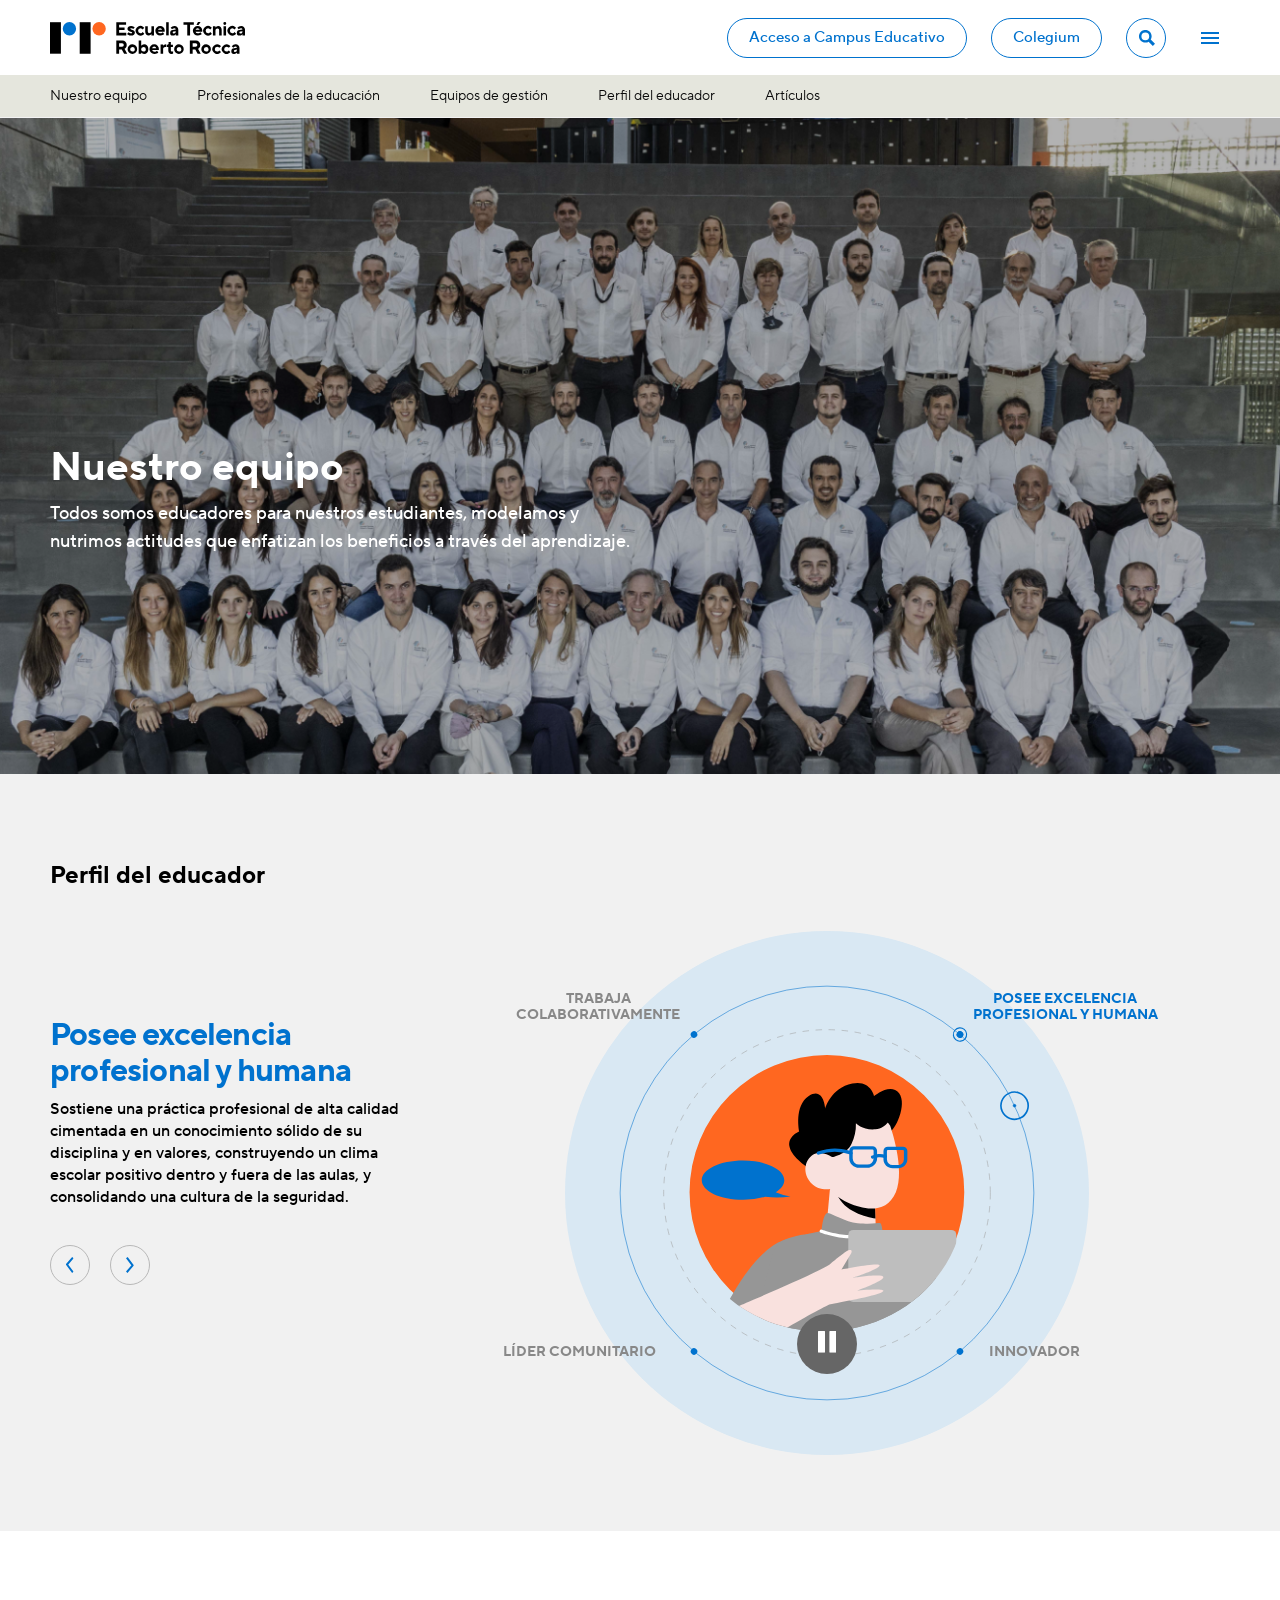
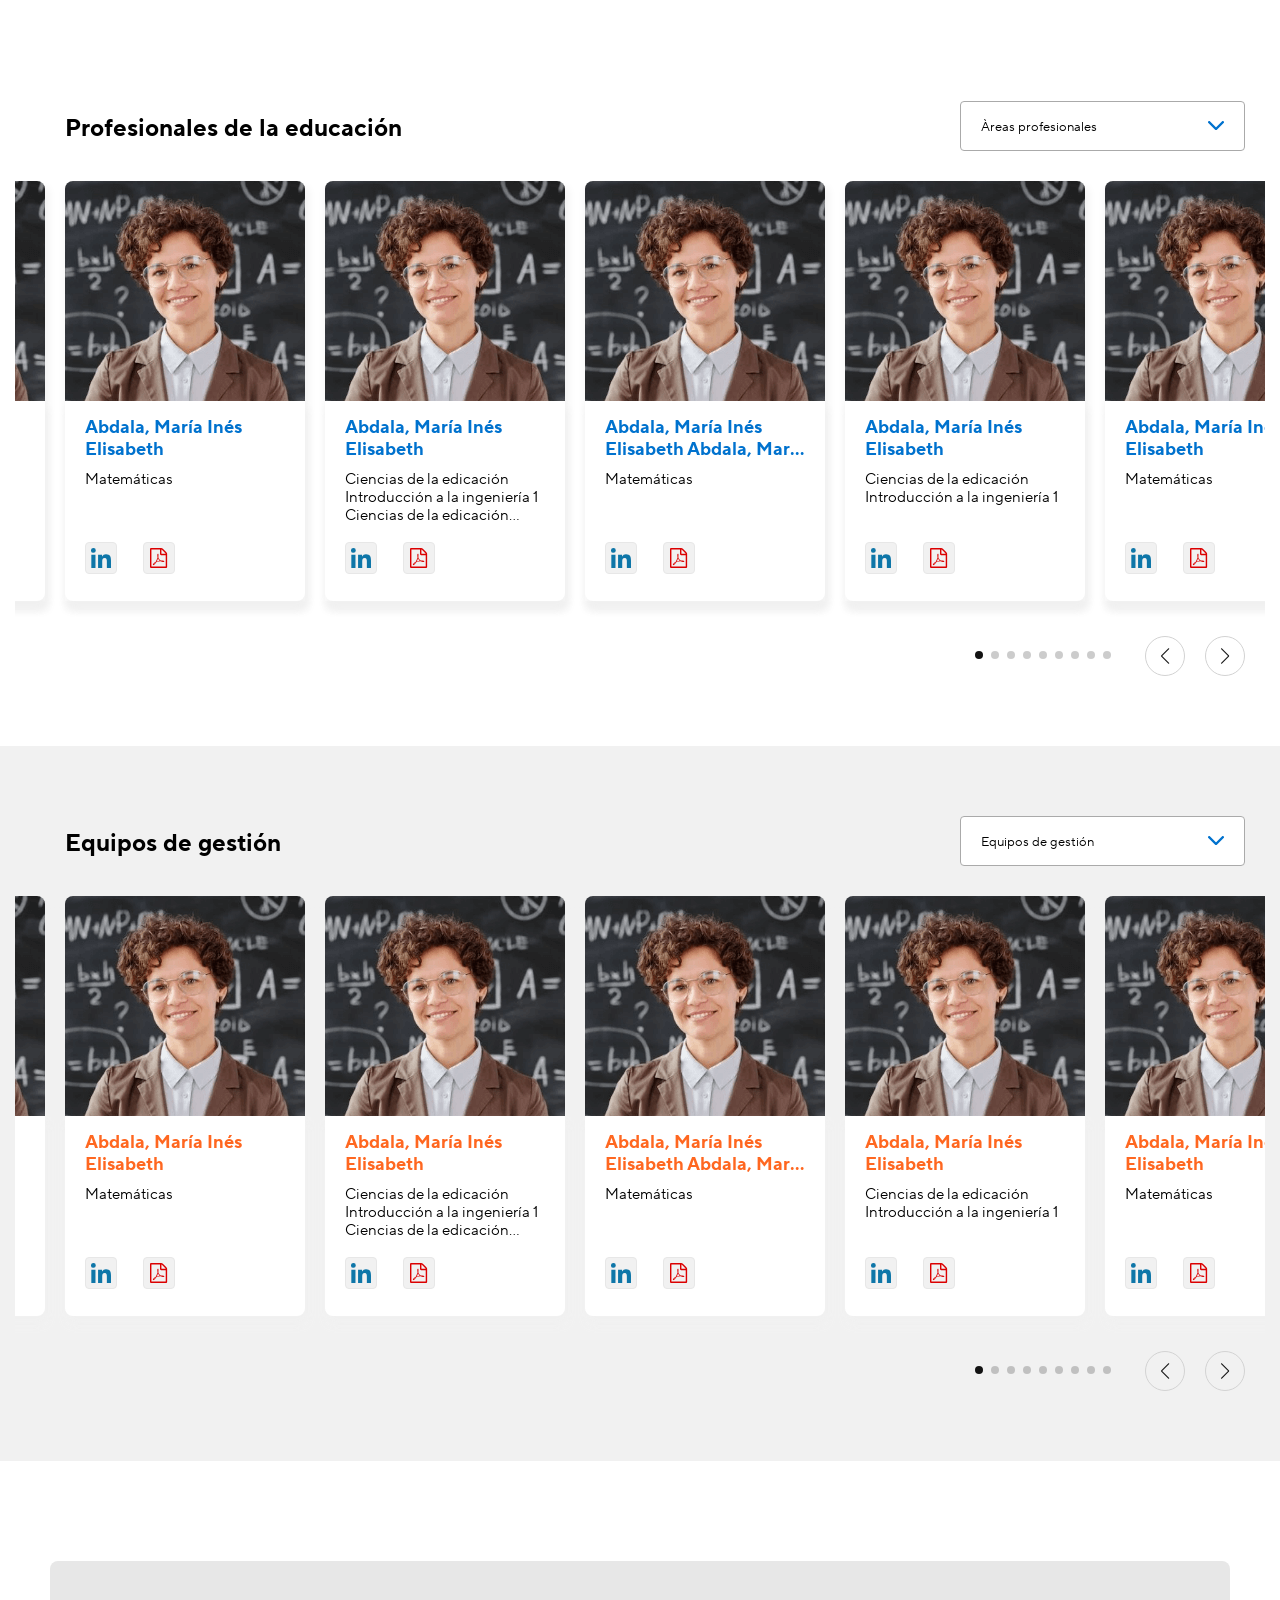
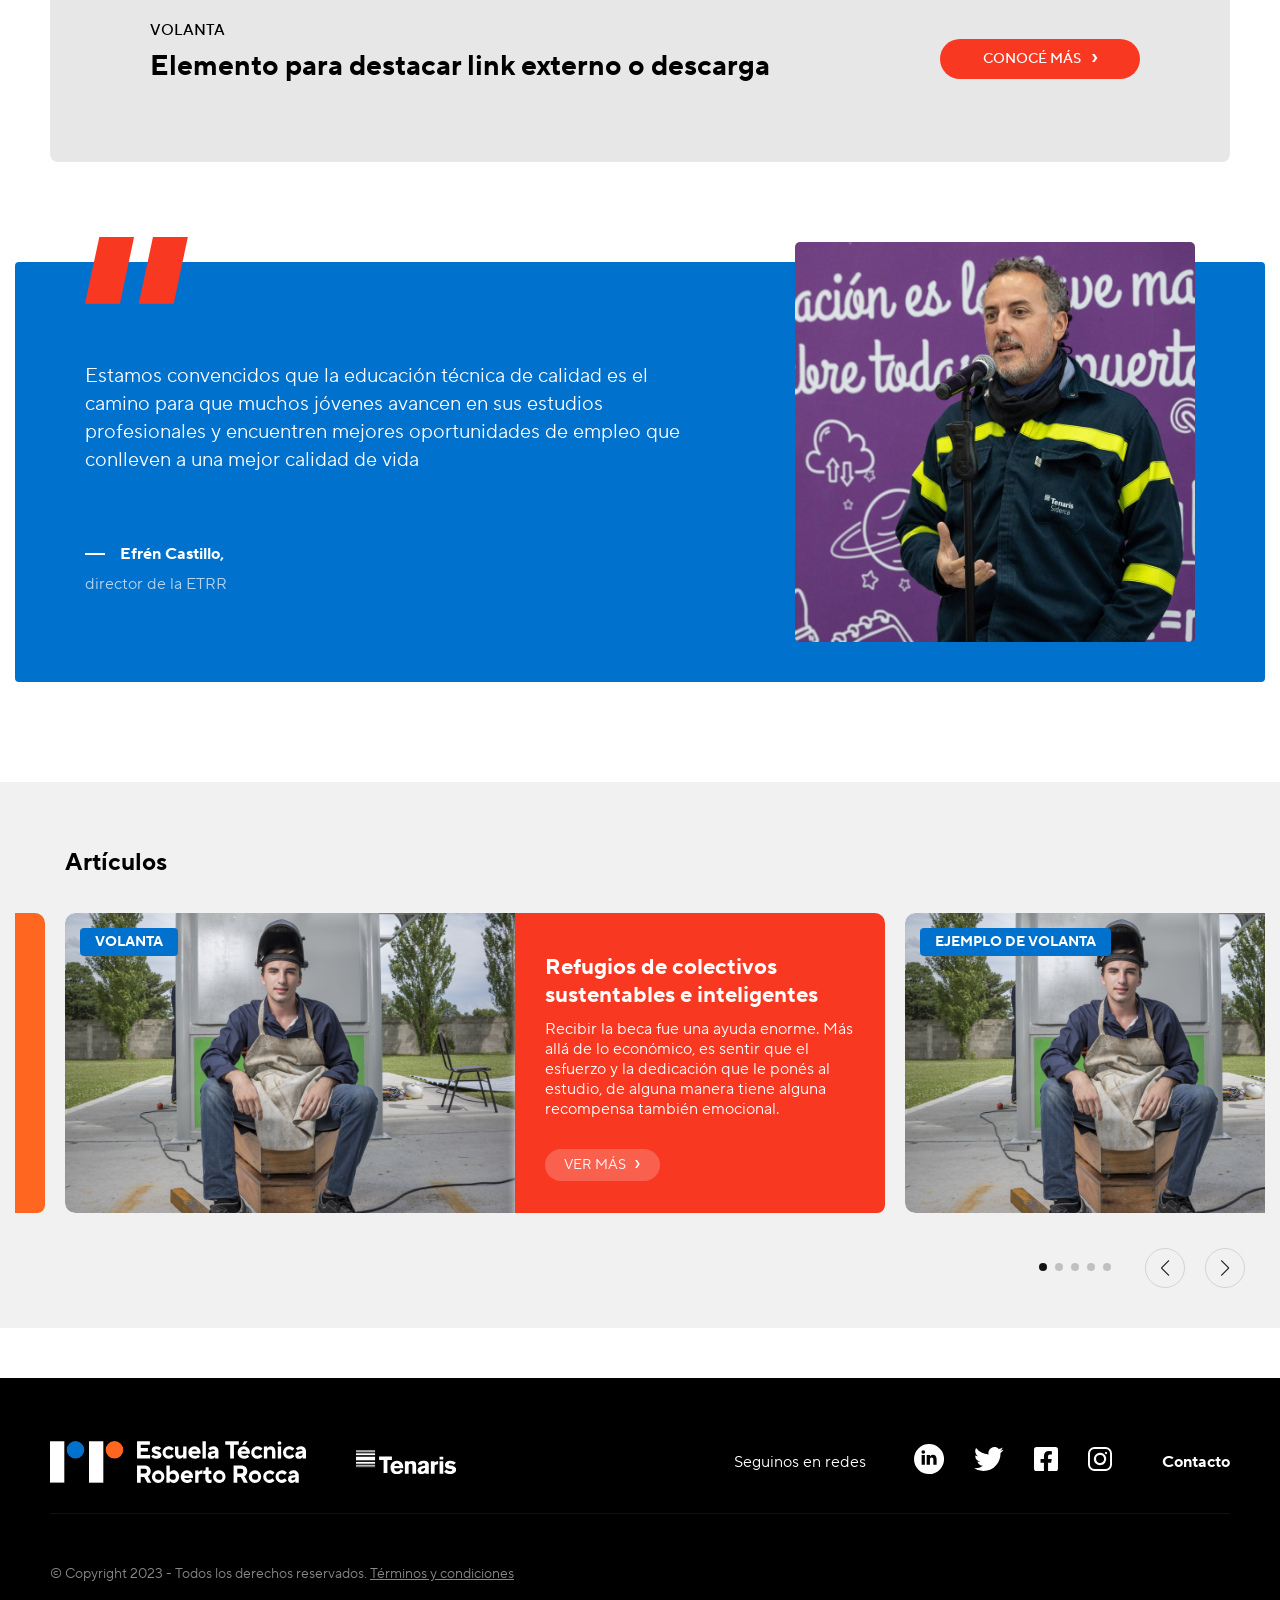
<file: nuestro_equipo.html>
<!DOCTYPE html>
<html lang="en">
<head>
    <meta charset="UTF-8">
    <meta http-equiv="X-UA-Compatible" content="IE=edge">
    <meta name="viewport" content="width=device-width, initial-scale=1.0">
    <title>Nuestro equipo</title>
    <link rel="stylesheet" href="resources/css/nuestro_equipo.css?7">
    <link rel="stylesheet" href="resources/css/swiper.css">
    <link rel="stylesheet" href="resources/css/modulo_animacion.css?2">
    <link rel="stylesheet" href="resources/css/animacion-nuestro-equipo.css">
</head>
<body class="nuestro_equipo">

    <header id="header_sticky" class="header_sticky">
        <div class="header_sticky_top">
            <div class="header_sticky_top_wrp">
                <div class=" header_sticky_izq">
                    <a class="header_sticky_izq_logo" title="Roberto Rocca"  href="index.html">
                        <svg xmlns="http://www.w3.org/2000/svg" width="195.627" height="32" viewBox="0 0 195.627 32">
                            <g id="Logo_Escuela_Tecnica_Roberto_Rocca" data-name="Logo Escuela Tecnica Roberto Rocca" transform="translate(0 0)">
                              <rect id="Rectángulo_23" data-name="Rectángulo 23" width="10.937" height="31.65" transform="translate(29.805 0.157)"/>
                              <path id="Trazado_85" data-name="Trazado 85" d="M170.953,6.7a6.7,6.7,0,1,1-6.7-6.7,6.7,6.7,0,0,1,6.7,6.7" transform="translate(-114.983 0)" fill="#ff6720"/>
                              <rect id="Rectángulo_25" data-name="Rectángulo 25" width="10.937" height="31.587" transform="translate(0 0.157)"/>
                              <path id="Trazado_86" data-name="Trazado 86" d="M60.763,6.7a6.7,6.7,0,1,1-6.7-6.7,6.7,6.7,0,0,1,6.7,6.7" transform="translate(-34.566 0)" fill="#0072ce"/>
                              <path id="Trazado_87" data-name="Trazado 87" d="M246.157.609V13.816h10V11.175h-7.17V8.344h5.472V5.8h-5.472V3.25h6.981V.609Z" transform="translate(-179.644 -0.444)"/>
                              <path id="Trazado_88" data-name="Trazado 88" d="M287.716,20.9a3,3,0,0,0,.66.528,3.254,3.254,0,0,0,1.792.51c.849,0,1.132-.283,1.132-.66,0-1.038-4.717-.849-4.717-3.868,0-1.509,1.321-2.83,3.679-2.83a5.166,5.166,0,0,1,2.679.717,4.408,4.408,0,0,1,.906.7l-1.509,1.6a3.114,3.114,0,0,0-.547-.377,3.033,3.033,0,0,0-1.529-.377c-.66,0-.943.283-.943.566,0,1.038,4.717.849,4.717,3.868,0,1.585-1.321,2.924-3.868,2.924a5.4,5.4,0,0,1-2.943-.849,4.519,4.519,0,0,1-1.019-.849Z" transform="translate(-208.873 -10.637)"/>
                              <path id="Trazado_89" data-name="Trazado 89" d="M326.361,22.31a4.056,4.056,0,0,1-.943.943,4.812,4.812,0,1,1,0-7.736,4.056,4.056,0,0,1,.943.943l-1.6,1.6a3.433,3.433,0,0,0-.6-.566,2.856,2.856,0,0,0-1.66-.566,2.455,2.455,0,0,0,0,4.906,2.856,2.856,0,0,0,1.66-.566,3.432,3.432,0,0,0,.6-.566Z" transform="translate(-231.775 -10.636)"/>
                              <path id="Trazado_90" data-name="Trazado 90" d="M353.559,15.273h2.547v5.189a1.6,1.6,0,0,0,1.7,1.792,1.959,1.959,0,0,0,1.981-2.075V15.273h2.547v9.245h-2.547V23.2h-.094a4.42,4.42,0,0,1-.7.755,3.188,3.188,0,0,1-2.038.755c-1.887,0-3.4-1.509-3.4-3.868Z" transform="translate(-258.026 -11.146)"/>
                              <path id="Trazado_91" data-name="Trazado 91" d="M397.891,18.442a2.145,2.145,0,0,0-4.151,0Zm2.075,4.245a4.761,4.761,0,0,1-1.019.755A5.98,5.98,0,0,1,396,24.2a4.812,4.812,0,1,1-.094-9.623,4.63,4.63,0,0,1,4.623,4.623,7.391,7.391,0,0,1-.056.811l-.038.321h-6.7a2.375,2.375,0,0,0,2.453,1.6,3.249,3.249,0,0,0,1.83-.509,2.434,2.434,0,0,0,.623-.529Z" transform="translate(-285.423 -10.636)"/>
                              <rect id="Rectángulo_28" data-name="Rectángulo 28" width="2.547" height="13.208" transform="translate(116.546 0.165)"/>
                              <path id="Trazado_92" data-name="Trazado 92" d="M451.69,19.857l-2.075.377c-.66.132-1.038.472-1.038.944,0,.585.377.943,1.132.943a1.959,1.959,0,0,0,1.981-2.075Zm0,3.019H451.6a3.855,3.855,0,0,1-.7.66,3.276,3.276,0,0,1-2.038.66,2.63,2.63,0,0,1-2.83-2.642,2.99,2.99,0,0,1,2.736-2.962l2.925-.528a1.478,1.478,0,0,0-1.6-1.226,2.43,2.43,0,0,0-1.528.528,2.813,2.813,0,0,0-.547.51l-1.51-1.509a4.979,4.979,0,0,1,3.774-1.793,3.711,3.711,0,0,1,3.962,3.679v5.755H451.69Z" transform="translate(-325.512 -10.636)"/>
                              <path id="Trazado_93" data-name="Trazado 93" d="M495.61.609V3.25h3.773V13.816h2.83V3.25h3.774V.609Z" transform="translate(-361.694 -0.444)"/>
                              <path id="Trazado_94" data-name="Trazado 94" d="M535.6.259h2.642l-2.076,2.83h-2.076Zm1.7,7.736a2.145,2.145,0,0,0-4.151,0Zm2.075,4.245a4.759,4.759,0,0,1-1.019.755,5.98,5.98,0,0,1-2.943.755,4.812,4.812,0,1,1-.094-9.622,4.63,4.63,0,0,1,4.623,4.623,7.39,7.39,0,0,1-.056.811l-.038.321h-6.7a2.375,2.375,0,0,0,2.453,1.6,3.25,3.25,0,0,0,1.83-.509,2.431,2.431,0,0,0,.623-.529Z" transform="translate(-387.16 -0.189)"/>
                              <path id="Trazado_95" data-name="Trazado 95" d="M577.217,22.31a4.064,4.064,0,0,1-.943.943,4.812,4.812,0,1,1,0-7.736,4.064,4.064,0,0,1,.943.943l-1.6,1.6a3.432,3.432,0,0,0-.6-.566,2.856,2.856,0,0,0-1.66-.566,2.455,2.455,0,0,0,0,4.906,2.856,2.856,0,0,0,1.66-.566,3.431,3.431,0,0,0,.6-.566Z" transform="translate(-414.849 -10.636)"/>
                              <path id="Trazado_96" data-name="Trazado 96" d="M604.932,14.764h2.547v1.321h.095a4.429,4.429,0,0,1,.7-.755,3.145,3.145,0,0,1,2.038-.755c1.887,0,3.4,1.509,3.4,3.868v5.566h-2.547V18.82a1.6,1.6,0,0,0-1.7-1.793,1.959,1.959,0,0,0-1.981,2.076v4.906h-2.547Z" transform="translate(-441.478 -10.637)"/>
                              <path id="Trazado_97" data-name="Trazado 97" d="M643.751,4.316H646.3v9.245h-2.547ZM645.034.259a1.446,1.446,0,0,1,1.453,1.415,1.463,1.463,0,0,1-1.472,1.415,1.446,1.446,0,0,1-1.453-1.415A1.463,1.463,0,0,1,645.034.259" transform="translate(-469.67 -0.189)"/>
                              <path id="Trazado_98" data-name="Trazado 98" d="M667.251,22.31a4.064,4.064,0,0,1-.943.943,4.812,4.812,0,1,1,0-7.736,4.064,4.064,0,0,1,.943.943l-1.6,1.6a3.428,3.428,0,0,0-.6-.566,2.856,2.856,0,0,0-1.66-.566,2.455,2.455,0,0,0,0,4.906,2.856,2.856,0,0,0,1.66-.566,3.427,3.427,0,0,0,.6-.566Z" transform="translate(-480.555 -10.636)"/>
                              <path id="Trazado_99" data-name="Trazado 99" d="M699.285,19.857l-2.075.377c-.66.132-1.038.472-1.038.944,0,.585.378.943,1.132.943a1.959,1.959,0,0,0,1.981-2.075Zm0,3.019h-.094a3.849,3.849,0,0,1-.7.66,3.275,3.275,0,0,1-2.038.66,2.63,2.63,0,0,1-2.83-2.642,2.99,2.99,0,0,1,2.736-2.962l2.925-.528a1.478,1.478,0,0,0-1.6-1.226,2.431,2.431,0,0,0-1.528.528,2.818,2.818,0,0,0-.547.51l-1.51-1.509a4.979,4.979,0,0,1,3.774-1.793,3.711,3.711,0,0,1,3.962,3.679v5.755h-2.547Z" transform="translate(-506.206 -10.636)"/>
                              <path id="Trazado_100" data-name="Trazado 100" d="M251.912,75.077a1.792,1.792,0,1,0,0-3.585h-2.924v3.585Zm-5.754-6.226h5.849a4.261,4.261,0,0,1,4.622,4.434,4.2,4.2,0,0,1-1.132,3.075,3.414,3.414,0,0,1-1.132.793l2.736,4.906h-3.113l-2.358-4.34h-2.642v4.34h-2.83Z" transform="translate(-179.645 -50.247)"/>
                              <path id="Trazado_101" data-name="Trazado 101" d="M295.32,87.628a2.36,2.36,0,1,0-2.359,2.453,2.359,2.359,0,0,0,2.359-2.453m-2.359-4.811a4.812,4.812,0,1,1-4.906,4.811,4.852,4.852,0,0,1,4.906-4.811" transform="translate(-210.223 -60.439)"/>
                              <path id="Trazado_102" data-name="Trazado 102" d="M336.427,77.436a2.36,2.36,0,1,0-2.359,2.453,2.359,2.359,0,0,0,2.359-2.453m-7.17-8.585H331.8v5.283h.095a3.38,3.38,0,0,1,.717-.755,3.574,3.574,0,0,1,2.207-.755c2.189,0,4.151,2,4.151,4.811,0,2.83-1.962,4.811-4.151,4.811a3.574,3.574,0,0,1-2.207-.755,3.379,3.379,0,0,1-.717-.755H331.8v1.321h-2.547Z" transform="translate(-240.29 -50.247)"/>
                              <path id="Trazado_103" data-name="Trazado 103" d="M376.2,86.685a2.145,2.145,0,0,0-4.151,0Zm2.075,4.245a4.753,4.753,0,0,1-1.019.755,5.98,5.98,0,0,1-2.943.755,4.812,4.812,0,1,1-.094-9.622,4.63,4.63,0,0,1,4.623,4.623,7.375,7.375,0,0,1-.056.811l-.038.321h-6.7a2.375,2.375,0,0,0,2.453,1.6,3.249,3.249,0,0,0,1.83-.509,2.436,2.436,0,0,0,.623-.528Z" transform="translate(-269.595 -60.439)"/>
                              <path id="Trazado_104" data-name="Trazado 104" d="M410.612,83.007h2.547v1.321h.095a4.419,4.419,0,0,1,.7-.755,3.145,3.145,0,0,1,2.038-.755h.189v2.736l-.208-.038a4.438,4.438,0,0,0-.641-.057,2.216,2.216,0,0,0-2.17,2.453v4.339h-2.547Z" transform="translate(-299.663 -60.44)"/>
                              <path id="Trazado_105" data-name="Trazado 105" d="M434.911,78.928h-1.6V76.569h.849c.7,0,1.038-.377,1.038-1.132v-1.7h2.264v2.83h2.076v2.358h-2.076v3.113a1.168,1.168,0,0,0,1.226,1.321,2.8,2.8,0,0,0,.736-.094,1.426,1.426,0,0,0,.3-.094v2.358c-.151.057-.321.094-.491.151a5.232,5.232,0,0,1-1.208.132c-1.887,0-3.113-1.208-3.113-3.4Z" transform="translate(-316.225 -53.814)"/>
                              <path id="Trazado_106" data-name="Trazado 106" d="M468.156,87.628a2.36,2.36,0,1,0-2.359,2.453,2.359,2.359,0,0,0,2.359-2.453M465.8,82.817a4.812,4.812,0,1,1-4.906,4.811,4.852,4.852,0,0,1,4.906-4.811" transform="translate(-336.358 -60.439)"/>
                              <path id="Trazado_107" data-name="Trazado 107" d="M524.956,75.077a1.792,1.792,0,0,0,0-3.585h-2.925v3.585ZM519.2,68.851h5.849a4.261,4.261,0,0,1,4.622,4.434,4.2,4.2,0,0,1-1.132,3.075,3.413,3.413,0,0,1-1.132.793l2.736,4.906h-3.113l-2.358-4.34h-2.641v4.34H519.2Z" transform="translate(-378.912 -50.247)"/>
                              <path id="Trazado_108" data-name="Trazado 108" d="M569.062,87.628a2.36,2.36,0,1,0-2.359,2.453,2.359,2.359,0,0,0,2.359-2.453M566.7,82.817a4.812,4.812,0,1,1-4.906,4.811,4.852,4.852,0,0,1,4.906-4.811" transform="translate(-409.998 -60.439)"/>
                              <path id="Trazado_109" data-name="Trazado 109" d="M611.073,90.553a4.066,4.066,0,0,1-.943.943,4.812,4.812,0,1,1,0-7.736,4.061,4.061,0,0,1,.943.943l-1.6,1.6a3.45,3.45,0,0,0-.6-.566,2.858,2.858,0,0,0-1.66-.566,2.455,2.455,0,0,0,0,4.906,2.856,2.856,0,0,0,1.66-.566,3.428,3.428,0,0,0,.6-.566Z" transform="translate(-439.556 -60.439)"/>
                              <path id="Trazado_110" data-name="Trazado 110" d="M645.99,90.553a4.061,4.061,0,0,1-.943.943,4.812,4.812,0,1,1,0-7.736,4.057,4.057,0,0,1,.943.943l-1.6,1.6a3.46,3.46,0,0,0-.6-.566,2.859,2.859,0,0,0-1.66-.566,2.455,2.455,0,0,0,0,4.906,2.857,2.857,0,0,0,1.66-.566,3.438,3.438,0,0,0,.6-.566Z" transform="translate(-465.038 -60.439)"/>
                              <path id="Trazado_111" data-name="Trazado 111" d="M678.84,88.1l-2.076.377c-.66.132-1.038.472-1.038.944,0,.585.378.943,1.132.943a1.959,1.959,0,0,0,1.981-2.075Zm0,3.019h-.094a3.856,3.856,0,0,1-.7.66,3.275,3.275,0,0,1-2.038.66,2.63,2.63,0,0,1-2.83-2.641,2.989,2.989,0,0,1,2.736-2.962l2.925-.529a1.478,1.478,0,0,0-1.6-1.226,2.429,2.429,0,0,0-1.528.529,2.809,2.809,0,0,0-.547.509l-1.51-1.509a4.979,4.979,0,0,1,3.774-1.793,3.71,3.71,0,0,1,3.962,3.679v5.755H678.84Z" transform="translate(-491.285 -60.439)"/>
                            </g>
                          </svg>
                    </a>
                </div>
                <div class="header_sticky_der">
                    <a class="header_sticky_der_campus" title="Acceder al campus"  href="#"><span>Acceso a</span>Campus<span>Educativo</span></a>
                    <a class="header_sticky_der_campus" title="Colegium"  href="#"> <span>Colegium</span> </a>
                    <div class="header_sticky_der_buscador">
                        <button><svg class="header_sticky_der_buscador_svg" xmlns="http://www.w3.org/2000/svg" width="16" height="16" viewBox="0 0 16 16">
                            <path id="Icon_map-search" data-name="Icon map-search" d="M13.148,11.019a6.328,6.328,0,1,0-2.13,2.128l4.293,4.293,2.129-2.13Zm-5.395.64a3.9,3.9,0,1,1,3.905-3.9,3.91,3.91,0,0,1-3.905,3.9Z" transform="translate(-1.44 -1.44)" fill="#070707"/>
                          </svg></button>
                          <input class="header_der_buscador_input" type="text" placeholder="Buscar">                           
                    </div>
                    <button title="Abrir menú" aria-label="Abrir menú" id="hamburguesa" class="header_sticky_der_hamburguesa">
                        <div class="header_sticky_der_hamburguesa_linea"></div>
                        <div class="header_sticky_der_hamburguesa_linea"></div>
                        <div class="header_sticky_der_hamburguesa_linea"></div>
                    </button>
            
                </div>
            </div>
        </div>
        <div class="header_sticky_bottom">
            <div class="header_sticky_bottom_wrp">
                <a href="#nuestroequipo">Nuestro equipo</a>
                <a href="#profesionales">Profesionales de la educación</a>
                <a href="#equipos">Equipos de gestión</a>
                <a href="#modelo_animacion">Perfil del educador</a>
                <a href="#articulos">Artículos</a>
            </div>
        </div>
    </header>

    <main class="padding_main">

        <div class="container">
            <div id="menu" class="menu_wrp">
                <button class="menu_close2" aria-label="Cerrar menú" title="Cerrar menú">
                    <svg id="close2" class="menu_close" xmlns="http://www.w3.org/2000/svg" width="41" height="41" viewBox="0 0 41 41">
                        <g id="Grupo_23356" data-name="Grupo 23356" transform="translate(-1257 -41)">
                        <g id="Componente_186_2" data-name="Componente 186 – 2" transform="translate(1257 41)">
                            <circle id="Elipse_1" data-name="Elipse 1" cx="20.5" cy="20.5" r="20.5" fill="#f1f1f1"/>
                            <g id="Elipse_387" data-name="Elipse 387" fill="none" stroke="#fff" stroke-width="1">
                            <circle cx="20.5" cy="20.5" r="20.5" stroke="none"/>
                            <circle cx="20.5" cy="20.5" r="20" fill="none"/>
                            </g>
                            <g id="Grupo_23094" data-name="Grupo 23094" transform="translate(-1258.5 -41.5)">
                            <rect id="Rectángulo_57696" data-name="Rectángulo 57696" width="18" height="2" transform="translate(1271.929 67.657) rotate(-45)"/>
                            <rect id="Rectángulo_57697" data-name="Rectángulo 57697" width="18" height="2" transform="translate(1284.657 69.071) rotate(-135)"/>
                            </g>
                            <g id="menu_black_24dp" transform="translate(17)">
                            <path id="Trazado_8094" data-name="Trazado 8094" d="M0,0H24V24H0Z" fill="none"/>
                            </g>
                        </g>
                        </g>
                    </svg> 
                </button>
                <nav class="menu">
                    <svg id="close" class="menu_close" xmlns="http://www.w3.org/2000/svg" width="32" height="32" viewBox="0 0 32 32">
                        <g id="Grupo_23142" data-name="Grupo 23142" transform="translate(-316 -10)">
                        <g id="Elipse_1" data-name="Elipse 1" transform="translate(316 10)" fill="none" stroke="#fff" stroke-width="1">
                            <circle cx="16" cy="16" r="16" stroke="none"/>
                            <circle cx="16" cy="16" r="15.5" fill="none"/>
                        </g>
                        <g id="Grupo_23094" data-name="Grupo 23094" transform="translate(325 19)">
                            <rect id="Rectángulo_57696" data-name="Rectángulo 57696" width="18" height="2" transform="translate(0 12.728) rotate(-45)" fill="#fff"/>
                            <rect id="Rectángulo_57697" data-name="Rectángulo 57697" width="18" height="2" transform="translate(12.729 14.143) rotate(-135)" fill="#fff"/>
                        </g>
                        </g>
                    </svg>
                    <a id="primerboton" class="menu_btn" href="#" title="Inicio">
                        <p>Inicio</p>
                    </a>
                    <a id="segundoboton" class="menu_btn" href="#" title="Nuestra escuela">
                        <p>Nuestra escuela</p>
                    </a>  
                    <a class="menu_btn" href="#" title="Nuestro equipo">
                        <p>Nuestro equipo</p>
                    </a>
                    <a class="menu_btn" href="#" title="Proeceso de admisíon">
                        <p>Proeceso de admisíon</p>
                    </a>
                    <a class="menu_btn" href="#" title="Prácticas profesionalizantes">
                        <p>Prácticas profesionalizantes</p>
                    </a>
                    <a class="menu_btn" href="#" title="Cursos de formación profesional">
                        <p>Cursos de formación profesional</p>
                    </a>
                    <a class="menu_btn" href="#" title="Contacto">
                        <p>Contacto</p>
                    </a>
                    <a class="menu_btn" href="#" title="Preguntas frecuentes">
                        <p>Preguntas frecuentes</p>
                    </a>

                    <div class="menu_campus_wrp">
                        <a class="menu_campus" title="Acceder al campus"  href="#"> <span>Acceso a </span> Campus <span> Educativo </span> </a>
                        <a class="menu_campus" title="Colegium"  href="#"> <span> Colegium </span> </a>
                    </div>

                    <div class="menu_buscar">
                        <input class="menu_buscar_input" placeholder="Buscar">
                        <a title="Buscar en todo el sitio"  href="#"> <svg xmlns="http://www.w3.org/2000/svg" width="20" height="20" viewBox="0 0 23.523 23.523">
                            <path id="Icon_map-search" data-name="Icon map-search" d="M18.653,15.523a9.3,9.3,0,1,0-3.132,3.129l6.312,6.311,3.13-3.132Zm-7.931.941a5.739,5.739,0,1,1,5.742-5.736,5.748,5.748,0,0,1-5.742,5.736Z" transform="translate(-1.44 -1.44)" fill="#fff"/>
                        </svg></a>
                    </div>
                    
                    <div class="menu_redes">
                        <p>Seguinos en redes</p>
                        <div class="menu_redes_wrp">
                            <a href="#"><svg id="facebook-logo" xmlns="http://www.w3.org/2000/svg" width="14.916" height="27.589" viewBox="0 0 14.916 27.589">
                                <path id="Trazado_2045" data-name="Trazado 2045" d="M36.432.006,32.854,0c-4.019,0-6.617,2.665-6.617,6.79V9.92h-3.6a.563.563,0,0,0-.563.563v4.536a.563.563,0,0,0,.563.563h3.6V27.027a.562.562,0,0,0,.563.563h4.693a.563.563,0,0,0,.563-.563V15.581h4.206a.562.562,0,0,0,.563-.563l0-4.536a.563.563,0,0,0-.563-.563H32.055V7.267c0-1.276.3-1.923,1.966-1.923h2.41a.562.562,0,0,0,.562-.563V.568A.563.563,0,0,0,36.432.006Z" transform="translate(-22.077)" fill="#0072ce"/>
                            </svg>
                            </a>
                            <a href="#"><svg id="twitter-2" xmlns="http://www.w3.org/2000/svg" width="31.579" height="25.658" viewBox="0 0 31.579 25.658">
                                <g id="Grupo_506" data-name="Grupo 506" transform="translate(0)">
                                <path id="Trazado_2044" data-name="Trazado 2044" d="M31.579,51.038a13.5,13.5,0,0,1-3.73,1.022A6.438,6.438,0,0,0,30.7,48.482a12.938,12.938,0,0,1-4.105,1.567,6.474,6.474,0,0,0-11.2,4.427,6.666,6.666,0,0,0,.15,1.476A18.325,18.325,0,0,1,2.2,49.18a6.476,6.476,0,0,0,1.99,8.653,6.393,6.393,0,0,1-2.925-.8v.071A6.5,6.5,0,0,0,6.45,63.468a6.461,6.461,0,0,1-1.7.213,5.725,5.725,0,0,1-1.226-.111,6.536,6.536,0,0,0,6.049,4.51,13.008,13.008,0,0,1-8.027,2.761A12.126,12.126,0,0,1,0,70.753a18.226,18.226,0,0,0,9.932,2.905c11.913,0,18.427-9.869,18.427-18.423,0-.286-.01-.563-.024-.837A12.915,12.915,0,0,0,31.579,51.038Z" transform="translate(0 -48)" fill="#0072ce"/>
                                </g>
                            </svg>
                            </a>
                            <a href="#"><svg id="instagram_logo" xmlns="http://www.w3.org/2000/svg" width="27.766" height="27.766" viewBox="0 0 27.766 27.766">
                                <g id="Grupo_501" data-name="Grupo 501">
                                <g id="Grupo_500" data-name="Grupo 500">
                                    <path id="Trazado_2041" data-name="Trazado 2041" d="M20.264,0H7.5A7.511,7.511,0,0,0,0,7.5V20.264a7.511,7.511,0,0,0,7.5,7.5H20.264a7.511,7.511,0,0,0,7.5-7.5V7.5A7.511,7.511,0,0,0,20.264,0Zm5.259,20.264a5.265,5.265,0,0,1-5.259,5.259H7.5a5.265,5.265,0,0,1-5.259-5.259V7.5A5.265,5.265,0,0,1,7.5,2.243H20.264A5.265,5.265,0,0,1,25.523,7.5Z" fill="#0072ce"/>
                                </g>
                                </g>
                                <g id="Grupo_503" data-name="Grupo 503" transform="translate(7.711 7.602)">
                                <g id="Grupo_502" data-name="Grupo 502">
                                    <path id="Trazado_2042" data-name="Trazado 2042" d="M154.571,145.484a6.225,6.225,0,1,0-6.172,7.141,6.311,6.311,0,0,0,.926-.069,6.226,6.226,0,0,0,5.246-7.072ZM149,150.337a3.983,3.983,0,1,1,3.356-4.524A3.956,3.956,0,0,1,149,150.337Z" transform="translate(-142.185 -140.171)" fill="#0072ce"/>
                                </g>
                                </g>
                                <g id="Grupo_505" data-name="Grupo 505" transform="translate(19.78 5.743)">
                                <g id="Grupo_504" data-name="Grupo 504">
                                    <path id="Trazado_2043" data-name="Trazado 2043" d="M366.656,106.222a1.122,1.122,0,1,0,.329.793A1.13,1.13,0,0,0,366.656,106.222Z" transform="translate(-364.741 -105.893)" fill="#0072ce"/>
                                </g>
                                </g>
                            </svg>
                            </a>
                            <a href="#"><svg xmlns="http://www.w3.org/2000/svg" width="28.509" height="28.509" viewBox="0 0 28.509 28.509">
                                <path id="Trazado_2453" data-name="Trazado 2453" d="M21.353,7.1A14.255,14.255,0,1,0,35.607,21.353,14.255,14.255,0,0,0,21.353,7.1ZM17.427,26.9H14.345V17.624h3.082ZM15.886,16.358h-.021a1.607,1.607,0,1,1,.041-3.2,1.607,1.607,0,1,1-.02,3.2ZM28.544,26.9H25.461V21.935c0-1.246-.446-2.1-1.562-2.1a1.687,1.687,0,0,0-1.582,1.127,2.11,2.11,0,0,0-.1.752V26.9H19.132s.041-8.4,0-9.273h3.083v1.314a3.061,3.061,0,0,1,2.779-1.532c2.029,0,3.55,1.325,3.55,4.173V26.9Z" transform="translate(-7.098 -7.098)" fill="#0072ce"/>
                            </svg>
                            </a>
                        </div>
                    </div>
                </nav>
            </div>
        </div>

        <section class="modulo1">
            <div id="nuestroequipo"></div>
            <div class="modulo1_picture">
                <div class="modulo1_picture_mascara"></div>
                <img class="modulo1_img" src="./resources/img/modulo1_nuestro_equipo.png" alt="Escuelas Tecnicas">
            </div>
            <div class="modulo1_txt">
                <div class="modulo1_gradient"></div>
                <div class="modulo1_txt_wrp">
                    <h1>Nuestro equipo</h1>
                    <p>Todos somos educadores para nuestros estudiantes, modelamos y nutrimos actitudes que enfatizan los beneficios a través del aprendizaje. </p>    
                </div>
            </div>
        </section>

        <section class="modulo_animacion">
            <div id="modelo_animacion"></div>
            <div class="animation-container">
                <h1 class="main-title">Perfil del educador</h1>
                <section class="main-flex-container">
                    
                    <!-- Textos -->
                    <div class="texts-holder">
                        <ul class="texts-list">
                            <li class="texts-list__item is-active">
                                <h4>Posee excelencia profesional y humana</h4>
                                <p>Sostiene una práctica profesional de alta calidad cimentada en un conocimiento sólido de su disciplina y en valores, construyendo un clima escolar positivo dentro y fuera de las aulas, y consolidando una cultura de la seguridad.</p>
                            </li>
                            <li class="texts-list__item">
                                <h4>Innovador</h4>
                                <p>Actualiza constantemente su práctica y está dispuesto a aprender y probar nuevas formas de hacer las cosas, creando ambientes de aprendizajes positivos, dinámicos y activos, que permitan la generación de nuevas ideas.</p>
                            </li>
                            <li class="texts-list__item">
                                <h4>Líder comunitario</h4>
                                <p>Es un agente de cambio con gran pasión por la práctica docente e integridad personal; que escucha activamente, comunica ideas, motiva y tiene altas expectativas de éxito para cada estudiante, acompañándolo en su formación.</p>
                            </li>
                            <li class="texts-list__item">
                                <h4>Trabaja colaborativamente</h4>
                                <p>Colabora a través de la Red con el equipo docente y sus estudiantes, generando experiencias de aprendizaje efectivas e inspiradoras.</p>
                            </li>
                            <div class="animate-btns-container">
                                <button id="animatePrevButton">
                                    <svg width="7.649" height="15.907" viewBox="0 0 7.649 15.907" style="transform:rotate(-180deg)">
                                        <path d="M72.924,4.166l5.239,7.01-5.239,6.087" transform="translate(-71.513 -2.767)" fill="none" stroke="#0072CE" stroke-linecap="square" stroke-linejoin="round" stroke-width="2"/>
                                    </svg>
                                </button>
                                <button id="animateNextButton">
                                    <svg width="7.649" height="15.907" viewBox="0 0 7.649 15.907">
                                        <path d="M72.924,4.166l5.239,7.01-5.239,6.087" transform="translate(-71.513 -2.767)" fill="none" stroke="#0072CE" stroke-linecap="square" stroke-linejoin="round" stroke-width="2"/>
                                    </svg>
                                </button>
                            </div>
                        </ul>
                    </div>
                    <!-- Textos end -->
                    <!-- Círculos y animaciones -->
                    <div class="circles-holder">
    
                        <div class="circular-spinner-progress__label is-active" style="position:absolute;top:60px;left:395px;">
                            <span class="circular-spinner-progress__copy tagline-01">Posee excelencia profesional y humana</span>
                        </div>
                        <div class="circular-spinner-progress__label" style="position: absolute;top: 413px;right:150px;">
                            <span class="circular-spinner-progress__copy tagline-01">Innovador</span>
                        </div>
                        <div class="circular-spinner-progress__label" style="position:absolute;top: 413px;left: -62px;">
                            <span class="circular-spinner-progress__copy tagline-01">Líder comunitario</span>
                        </div>
                        <div class="circular-spinner-progress__label" style="position:absolute;top:60px;left:-72px">
                            <span class="circular-spinner-progress__copy tagline-01 hide-600">Trabaja colaborativamente</span>
                            <span class="circular-spinner-progress__copy tagline-01 show-600">Trabaja colaborativa<br>mente</span>
                        </div>
    
                        <div class="progress-circle__container">
    
                            <svg class="progress-circle" xmlns="http://www.w3.org/2000/svg" viewBox="0 0 856 856" style="touch-action: none; pointer-events: none;">
                                <g id="circle">
                                    <circle id="drag-path" class="progress-path" cx="428" cy="428" r="380" fill="none" stroke="currentColor"></circle>
                                    <circle class="progress-outline" id="drag-progress" cx="428" cy="428" r="380" fill="none" stroke="currentColor" style="stroke-dashoffset: 2388.61; stroke-dasharray: 2388.61px, 2398.61px;"></circle>
                                    <!--<circle class="progress-outline" id="drag-progress" cx="428" cy="428" r="380" fill="none" stroke="currentColor" style="stroke-dashoffset: 2388.61; stroke-dasharray: 0px, 999999px;"></circle>-->
                                </g>
                                <circle class="internal-circle" fill="none" stroke-dasharray="4.9976,6.9966" cx="428" cy="428" r="300"></circle>
                                <g class="hotspot-list">
                                    <g class="hotspot is-active" style="transform: rotate(40deg);">
                                        <circle fill="currentColor" cx="428" cy="48" r="6"></circle>
                                        <circle id="outline-circle" class="active-dot" stroke="currentColor" stroke-width="2" fill="none" cx="428" cy="48" r="12.2"></circle>
                                        <rect id="hotspot-null" class="null" x="411.9" y="28" width="32.2" height="800"></rect>
                                    </g>
                                    <g class="hotspot" style="transform: rotate(40deg);">
                                        <circle fill="currentColor" cx="428" cy="48" r="6"></circle>
                                        <circle id="outline-circle" class="active-dot" stroke="currentColor" stroke-width="2" fill="none" cx="428" cy="48" r="12.2"></circle>
                                        <rect id="hotspot-null" class="null" x="411.9" y="28" width="32.2" height="800"></rect>
                                    </g>
                                    <g class="hotspot" style="transform: rotate(140deg);">
                                        <circle fill="currentColor" cx="428" cy="48" r="6"></circle>
                                        <circle id="outline-circle" class="active-dot" stroke="currentColor" stroke-width="2" fill="none" cx="428" cy="48" r="12.2"></circle>
                                        <rect id="hotspot-null" class="null" x="411.9" y="28" width="32.2" height="800"></rect>
                                    </g>
                                    <g class="hotspot" style="transform: rotate(220deg);">
                                        <circle fill="currentColor" cx="428" cy="48" r="6"></circle>
                                        <circle id="outline-circle" class="active-dot" stroke="currentColor" stroke-width="2" fill="none" cx="428" cy="48" r="12.2"></circle>
                                        <rect id="hotspot-null" class="null" x="411.9" y="28" width="32.2" height="800"></rect>
                                    </g>
                                    <g class="hotspot" style="transform: rotate(320deg);">
                                        <circle fill="currentColor" cx="428" cy="48" r="6"></circle>
                                        <circle id="outline-circle" class="active-dot" stroke="currentColor" stroke-width="2" fill="none" cx="428" cy="48" r="12.2"></circle>
                                        <rect id="hotspot-null" class="null" x="411.9" y="28" width="32.2" height="800"></rect>
                                    </g>
                                </g>
    
                                <g style="transform-origin: 50% 50%;transform: rotate(40deg);">
                                    <g id="drag-knob" class="drag-knob" style="transform-origin: 0px 0px 0px; touch-action: none; user-select: none; pointer-events: all;" data-svg-origin="428 428">
                                        <path class="pin" d="M428,50.6c-1.4,0-2.6-1.2-2.6-2.6s1.2-2.6,2.6-2.6s2.6,1.2,2.6,2.6C430.6,49.4,429.4,50.6,428,50.6z"></path>
                                        <circle id="drag_knob" fill="none" class="knob" cx="428" cy="48" r="25"></circle>
                                        <rect x="383" y="3" width="90" height="90" class="hit-area"></rect>
                                        <rect id="drag-knob-null" class="null" x="383" y="3" width="90" height="850"></rect>
                                    </g>
                                </g>
                            </svg>
    
                            <!-- Botones -->
                            <div class="circular-spinner__control-button">
                                <div class="media-button ">
                                    <button id="resume-button" class="icon-button icon-play media-button__icon icon-button--filled button--is-hidden">
                                        <span class="icon-button__icon icon" data-component="icon" data-icon="play">
                                            <svg width="17.78" height="24.366" viewBox="0 0 17.78 24.366">
                                                <path d="M11.358,1.2a1,1,0,0,1,1.65,0L23.293,16.215a1,1,0,0,1-.825,1.565H1.9a1,1,0,0,1-.825-1.565Z" transform="translate(17.78) rotate(90)" fill="#fff"/>
                                            </svg>
                                        </span>
                                    </button>
                                    <button id="pause-button" class="icon-button icon-pause media-button__icon icon-button--filled">
                                        <span class="icon-button__icon icon" data-component="icon" data-icon="pause">
                                            <svg width="18.434" height="21.674" viewBox="0 0 18.434 21.674">
                                                <defs>
                                                    <clipPath id="pause-clip-path">
                                                        <rect width="21.674" height="18.434" fill="#fff"/>
                                                    </clipPath>
                                                </defs>
                                                <g transform="translate(0 21.674) rotate(-90)" clip-path="url(#pause-clip-path)">
                                                    <path d="M21.234,28.913H.439a.44.44,0,0,0-.439.44V35.5a.439.439,0,0,0,.439.439h20.8a.439.439,0,0,0,.439-.439V29.353a.44.44,0,0,0-.439-.44" transform="translate(0 -17.509)" fill="#fff"/>
                                                    <path d="M21.234,0H.439A.439.439,0,0,0,0,.439V6.59a.439.439,0,0,0,.439.439h20.8a.439.439,0,0,0,.439-.439V.439A.439.439,0,0,0,21.234,0" fill="#fff"/>
                                                </g>
                                            </svg>
                                        </span>
                                    </button>
                                </div>
                            </div>
                            <!-- Botones end -->
    
                            <!-- Ilustración -->
                            <svg class="illustration-svg" width="312.541" height="285.695" viewBox="0 0 312.541 285.695">
                                <defs>
                                    <clipPath id="nuestro-equipo-clip-path">
                                        <rect width="312.54" height="285.696" fill="none"/>
                                    </clipPath>
                                    <clipPath id="nuestro-equipo-clip-path-2">
                                        <path d="M151.406,0C73.032,0,9.5,59.654,9.5,133.238s63.532,133.24,141.906,133.24,141.906-59.653,141.906-133.24S229.78,0,151.406,0Z" transform="translate(-9.5 -0.001)" fill="none"/>
                                    </clipPath>
                                    <clipPath id="nuestro-equipo-clip-path-3">
                                        <rect width="295.106" height="269.759" fill="none"/>
                                    </clipPath>
                                </defs>
                                <g transform="translate(13.436 9.938)">
                                    <g transform="translate(0 0)">
                                        <g transform="translate(-13.435 -9.937)" clip-path="url(#nuestro-equipo-clip-path)">
                                            <path d="M9.5,137.354A137.354,137.354,0,1,1,146.854,274.707,137.352,137.352,0,0,1,9.5,137.354" transform="translate(22.326 0.001)" fill="#ff6720"/>
                                        </g>
                                    </g>
                                    <g transform="translate(9.5 0.001)">
                                        <g clip-path="url(#nuestro-equipo-clip-path-2)">
                                            <path d="M276.45,154.126H21.33a20.373,20.373,0,0,1-2.457-.13c18.309-43.937,44.856-83.942,69.6-93.3,0,0,36.584-9.424,38.626-9.489,58.251-2.112,89.262,19.6,91.062,20.9.173.1,37.034,33.733,58.285,82.024" transform="translate(13.568 114.873)" fill="#969696"/>
                                            <path d="M83.7,79.624s13.194-3.061,19.379-10.195,7.2-24.766,7.2-24.766,23.892,11.67,30.171,10.373,18.59-27.708,10.3-39.117-25.065,2.717-25.065,2.717-3.444-16.3-21.784-12.5c-21.532,4.465-27.1,24.994-27.1,24.994s-1.447-22.277-16.427-12.5S50.78,53.951,50.78,53.951,38.8,58.832,41.193,69.429s18.576,20.8,18.576,20.8Z" transform="translate(67.722 12.51)"/>
                                            <path d="M54.862,38.192l-3.139,33.59S57.5,81.95,79.021,85.213c16.032,2.431,22.013-.442,22.013-.442l-.661-17.185L99.7,50.824,61.3,40.012Z" transform="translate(94.416 85.92)" fill="#f9e1de"/>
                                            <path d="M54.491,38.753a10.178,10.178,0,0,0,.772,3.325c6.721,17.415,29.046,22.774,38.3,24.247l-.668-16.759Z" transform="translate(101.229 87.182)"/>
                                            <path d="M130.32,28.535s15.506,43.609,5.652,66.419S102.949,111.921,89.344,106.1,70.055,91.837,70.055,91.837,56.428,94.69,48.842,82.773,48.1,58.589,55.947,56.35s16.253,3.5,16.253,3.5L66.531,47.071S102.87-11.941,130.32,28.535" transform="translate(79.217 32.281)" fill="#f9e1de"/>
                                            <path d="M66.142,65.309S80.291,63,85.521,52.131a44.416,44.416,0,0,0,4.458-20.646s7.144,7.351,19.535,6.119,15.793-13.181,15.793-13.181l-11.353-12.5S67.3,21.171,66.142,19.809,48.009,46.86,48.009,46.86Z" transform="translate(85.276 26.825)"/>
                                            <path d="M201.087,166.472H30.9c6.542-39.29,16.96-84.461,21.978-88.036,1.211-.812,6.092-5.395,6.092-5.395,7.061-3.64,16.025-5.46,23.5-6.37.519-.065.969-.163,1.488-.195.761-.1,1.523-.162,2.284-.227.692-.065,1.419-.1,2.111-.162,1-.065,1.973-.13,2.838-.163,3.842-.227,6.265-.195,6.265-.195a1.82,1.82,0,0,1,.035-.26c.173-2.307,1.7-20.279,6.4-19.889,4.984.455,17.1,9.1,29.9,10.2,12.841,1.072,19.694-.13,22.255-.13,2.6,0,3.115,14.234,3.115,14.234s17.2,6.077,29.385,18.719a1.384,1.384,0,0,1,.381.39c.588.65,1.973,2.242,4.015,4.68A39.7,39.7,0,0,1,197,100.144c3.427,6.954,4.4,33.863,4.084,66.328" transform="translate(43.176 102.528)" fill="#969696"/>
                                            <path d="M78.537,59.275c-11.875,0-27.021-5.19-27.769-5.45a1.6,1.6,0,0,1-1.028-2.083,1.765,1.765,0,0,1,2.222-.962c.208.068,20.884,7.159,31.808,4.761a1.743,1.743,0,0,1,2.077,1.215,1.626,1.626,0,0,1-1.294,1.95,28.678,28.678,0,0,1-6.015.569" transform="translate(89.275 114.012)" fill="#fff"/>
                                            <path d="M76.113,46.6H68.128c-5.472,0-9.923-4.182-9.923-9.32V29.5a4.627,4.627,0,0,1,4.759-4.468H81.273A4.628,4.628,0,0,1,86.036,29.5v7.777c0,5.138-4.451,9.32-9.923,9.32M62.964,28.28a1.261,1.261,0,0,0-1.3,1.219v7.777a6.281,6.281,0,0,0,6.462,6.071h7.985a6.281,6.281,0,0,0,6.462-6.071V29.5a1.264,1.264,0,0,0-1.3-1.219Z" transform="translate(110.369 56.308)" fill="#0072ce"/>
                                            <path d="M82.762,46.712H77.328c-5.091,0-9.234-3.89-9.234-8.67V29.381a4.379,4.379,0,0,1,4.5-4.231H87.49A4.38,4.38,0,0,1,92,29.381v8.661c0,4.78-4.143,8.67-9.234,8.67M72.6,28.4a1.013,1.013,0,0,0-1.042.981v8.661a5.61,5.61,0,0,0,5.773,5.421h5.434a5.61,5.61,0,0,0,5.773-5.421V29.381A1.014,1.014,0,0,0,87.49,28.4Z" transform="translate(134.707 56.578)" fill="#0072ce"/>
                                            <path d="M66.2,32.165a1.754,1.754,0,0,1-1.547-.887,1.581,1.581,0,0,1,.755-2.184c.28-.133,7.05-3.321,13.99-.676a1.594,1.594,0,0,1,.952,2.119,1.78,1.78,0,0,1-2.257.894c-5.431-2.083-11.058.533-11.114.559a1.787,1.787,0,0,1-.779.175" transform="translate(125.783 61.577)" fill="#0072ce"/>
                                            <path d="M50.528,31.982a1.735,1.735,0,0,1-1.606-1.02,1.594,1.594,0,0,1,.962-2.112c18.479-6.961,33.348-.24,33.974.052a1.579,1.579,0,0,1,.782,2.174,1.784,1.784,0,0,1-2.312.741,43.673,43.673,0,0,0-31.157.049,1.786,1.786,0,0,1-.644.117" transform="translate(87.215 57.822)" fill="#0072ce"/>
                                            <rect width="108" height="72" rx="5" transform="translate(167.619 164.944)" fill="#bebebe"/>
                                            <path d="M25.043,84.358S15.155,65.777,15.3,61.945s3.47-1.125,3.47-1.125L32.614,74.114s1.227-41.438,4.873-38.076,5.6,29.464,5.6,29.464,2.272-31.02,6.2-30.65,7.18,28.782,7.18,28.782,4.3-32.978,7.027-24.36.241,45.505.469,53.393,27.168,92.6,27.168,92.6l-44.96,3.7S30.925,100.849,25.043,84.358" transform="translate(225.56 156.247) rotate(77)" fill="#f9e1de"/>
                                        </g>
                                    </g>
                                    <g transform="translate(0 0)">
                                        <g clip-path="url(#nuestro-equipo-clip-path-3)">
                                            <path d="M73.952,44.621c5.364-3.317,8.589-7.458,8.589-11.97,0-5.608-4.959-10.656-12.874-14.235a61.677,61.677,0,0,0-16.612-4.593A84.167,84.167,0,0,0,41.27,13C18.478,13,0,21.8,0,32.652S18.478,52.305,41.27,52.305a77.024,77.024,0,0,0,22.137-3.087,83.844,83.844,0,0,0,11.784.825,83.066,83.066,0,0,0,13.568-1.11,60.385,60.385,0,0,1-14.808-4.312" transform="translate(30.596 82.574)" fill="#0072ce"/>
                                        </g>
                                    </g>
                                </g>
                            </svg>
                            <!-- Ilustración end -->
    
                        </div>
    
    
    
                    </div>
                    <!-- Círculos y animaciones end -->
                </section>
            </div>
        </section>

        <section class="modulo4 profesionales">
            <div id="profesionales"></div>
            <div class=" swiper modulo4_wrp">
                <div class="modulo4_top">
                    <h2>Profesionales de la educación</h2>
                    <div class="modulo4_top_input_wrp">
                        <select class="modulo4_top_input" name="Pais">                                    
                            <option  class="modulo4_top_input_option" value="Gen Técnico" disabled selected hidden>Àreas profesionales</option>
                            <option  class="modulo4_top_input_option" value="Argentina">Técnico y tecnológico</option>
                            <option  class="modulo4_top_input_option" value="Argentina">STEM, naturaleza y sostenibilidad</option>
                            <option  class="modulo4_top_input_option" value="Argentina">Ciudadanía, arte y comunicación</option>
                            <option  class="modulo4_top_input_option" value="Argentina">Salud y movimiento</option>
                        </select>
                    </div>
                </div>
                <div class="swiper-wrapper modulo4_flex">

                    <div class="swiper-slide modulo4_card">
                        <div class="modulo4_card_picture">
                            <img src="./resources/img/img_modulo4_profesional.png" alt="">
                        </div>
                        <div class="modulo4_card_info">
                            <h3 class="modulo4_card_info_title">Abdala, María Inés Elisabeth</h3>
                            <p class="modulo4_card_info_txt">Matemáticas</p>
                            <div class="modulo4_card_contacto">
                                <div class="modulo4_card_contacto_uncontacto">
                                    <a href="#"><svg xmlns="http://www.w3.org/2000/svg" width="20" height="20" viewBox="0 0 20 20">
                                        <path id="Icon_awesome-linkedin-in" data-name="Icon awesome-linkedin-in" d="M4.477,20H.33V6.648H4.477ZM2.4,4.826A2.413,2.413,0,1,1,4.8,2.4,2.422,2.422,0,0,1,2.4,4.826ZM20,20H15.858V13.5c0-1.549-.031-3.536-2.156-3.536-2.156,0-2.486,1.683-2.486,3.424V20H7.074V6.648h3.977V8.469h.058a4.357,4.357,0,0,1,3.923-2.156c4.2,0,4.968,2.763,4.968,6.353V20Z" transform="translate(0 -0.001)" fill="#0e76a8"/>
                                    </svg></a>                                  
                                </div>
                                <div class="modulo4_card_contacto_uncontacto">
                                    <a href="#"><svg xmlns="http://www.w3.org/2000/svg" width="17.143" height="20" viewBox="0 0 17.143 20">
                                        <path id="Icon_metro-file-pdf" data-name="Icon metro-file-pdf" d="M18.955,6.445a2.6,2.6,0,0,1,.536.848,2.576,2.576,0,0,1,.223.982V21.132A1.067,1.067,0,0,1,18.642,22.2h-15a1.067,1.067,0,0,1-1.071-1.071V3.275A1.067,1.067,0,0,1,3.642,2.2h10a2.576,2.576,0,0,1,.982.223,2.6,2.6,0,0,1,.848.536ZM14,3.721v4.2h4.2a1.219,1.219,0,0,0-.246-.458L14.457,3.967A1.219,1.219,0,0,0,14,3.721Zm4.286,17.054V9.346H13.642a1.067,1.067,0,0,1-1.071-1.071V3.632H4V20.775H18.285Zm-5.737-6.618a8.492,8.492,0,0,0,.938.625,11.075,11.075,0,0,1,1.306-.078q1.641,0,1.975.547a.539.539,0,0,1,.022.58.032.032,0,0,1-.011.022l-.022.022v.011q-.067.424-.792.424a4.6,4.6,0,0,1-1.283-.223,8.138,8.138,0,0,1-1.451-.592,20.1,20.1,0,0,0-4.375.926q-1.708,2.924-2.7,2.924a.649.649,0,0,1-.312-.078l-.268-.134q-.011-.011-.067-.056a.461.461,0,0,1-.067-.4,2.424,2.424,0,0,1,.625-1.021,5.394,5.394,0,0,1,1.473-1.077.163.163,0,0,1,.257.067.064.064,0,0,1,.022.045q.58-.949,1.194-2.2a17.034,17.034,0,0,0,1.161-2.924,9.022,9.022,0,0,1-.34-1.78A4.339,4.339,0,0,1,9.9,8.364q.123-.446.469-.446h.246a.471.471,0,0,1,.391.167.891.891,0,0,1,.1.759.242.242,0,0,1-.045.089.29.29,0,0,1,.011.089v.335a14.615,14.615,0,0,1-.156,2.143,5.646,5.646,0,0,0,1.629,2.656ZM6.12,18.744A4.928,4.928,0,0,0,7.649,16.98a6.362,6.362,0,0,0-.977.938A3.71,3.71,0,0,0,6.12,18.744ZM10.562,8.476a3.319,3.319,0,0,0-.022,1.473q.011-.078.078-.491,0-.033.078-.48a.251.251,0,0,1,.045-.089.032.032,0,0,1-.011-.022.023.023,0,0,0-.006-.017.023.023,0,0,1-.006-.017.642.642,0,0,0-.145-.4.032.032,0,0,1-.011.022v.022ZM9.178,15.853a16.37,16.37,0,0,1,3.17-.9,1.683,1.683,0,0,1-.145-.106,2,2,0,0,1-.179-.151,5.912,5.912,0,0,1-1.417-1.964,14.914,14.914,0,0,1-.926,2.2q-.335.625-.5.926Zm7.21-.179a2.671,2.671,0,0,0-1.562-.268,4.222,4.222,0,0,0,1.384.312,1.082,1.082,0,0,0,.2-.011q0-.011-.022-.033Z" transform="translate(-2.571 -2.204)" fill="#db0001"/>
                                    </svg></a>                                                                 
                                </div>
                            </div>
                        </div>
                    </div>

                    <div class="swiper-slide modulo4_card">
                        <div class="modulo4_card_picture">
                            <img src="./resources/img/img_modulo4_profesional.png" alt="">
                        </div>
                        <div class="modulo4_card_info">
                            <h3 class="modulo4_card_info_title">Abdala, María Inés Elisabeth</h3>
                            <p class="modulo4_card_info_txt">Ciencias de la edicación
                                Introducción a la ingeniería 1 Ciencias de la edicación
                                Introducción a la ingeniería 1</p>
                            <div class="modulo4_card_contacto">
                                <div class="modulo4_card_contacto_uncontacto">
    <a href="#"><svg xmlns="http://www.w3.org/2000/svg" width="20" height="20" viewBox="0 0 20 20">
                                        <path id="Icon_awesome-linkedin-in" data-name="Icon awesome-linkedin-in" d="M4.477,20H.33V6.648H4.477ZM2.4,4.826A2.413,2.413,0,1,1,4.8,2.4,2.422,2.422,0,0,1,2.4,4.826ZM20,20H15.858V13.5c0-1.549-.031-3.536-2.156-3.536-2.156,0-2.486,1.683-2.486,3.424V20H7.074V6.648h3.977V8.469h.058a4.357,4.357,0,0,1,3.923-2.156c4.2,0,4.968,2.763,4.968,6.353V20Z" transform="translate(0 -0.001)" fill="#0e76a8"/>
                                    </svg></a>                                
                                </div>
                                <div class="modulo4_card_contacto_uncontacto">
                                    <a href="#"><svg xmlns="http://www.w3.org/2000/svg" width="17.143" height="20" viewBox="0 0 17.143 20">
                                        <path id="Icon_metro-file-pdf" data-name="Icon metro-file-pdf" d="M18.955,6.445a2.6,2.6,0,0,1,.536.848,2.576,2.576,0,0,1,.223.982V21.132A1.067,1.067,0,0,1,18.642,22.2h-15a1.067,1.067,0,0,1-1.071-1.071V3.275A1.067,1.067,0,0,1,3.642,2.2h10a2.576,2.576,0,0,1,.982.223,2.6,2.6,0,0,1,.848.536ZM14,3.721v4.2h4.2a1.219,1.219,0,0,0-.246-.458L14.457,3.967A1.219,1.219,0,0,0,14,3.721Zm4.286,17.054V9.346H13.642a1.067,1.067,0,0,1-1.071-1.071V3.632H4V20.775H18.285Zm-5.737-6.618a8.492,8.492,0,0,0,.938.625,11.075,11.075,0,0,1,1.306-.078q1.641,0,1.975.547a.539.539,0,0,1,.022.58.032.032,0,0,1-.011.022l-.022.022v.011q-.067.424-.792.424a4.6,4.6,0,0,1-1.283-.223,8.138,8.138,0,0,1-1.451-.592,20.1,20.1,0,0,0-4.375.926q-1.708,2.924-2.7,2.924a.649.649,0,0,1-.312-.078l-.268-.134q-.011-.011-.067-.056a.461.461,0,0,1-.067-.4,2.424,2.424,0,0,1,.625-1.021,5.394,5.394,0,0,1,1.473-1.077.163.163,0,0,1,.257.067.064.064,0,0,1,.022.045q.58-.949,1.194-2.2a17.034,17.034,0,0,0,1.161-2.924,9.022,9.022,0,0,1-.34-1.78A4.339,4.339,0,0,1,9.9,8.364q.123-.446.469-.446h.246a.471.471,0,0,1,.391.167.891.891,0,0,1,.1.759.242.242,0,0,1-.045.089.29.29,0,0,1,.011.089v.335a14.615,14.615,0,0,1-.156,2.143,5.646,5.646,0,0,0,1.629,2.656ZM6.12,18.744A4.928,4.928,0,0,0,7.649,16.98a6.362,6.362,0,0,0-.977.938A3.71,3.71,0,0,0,6.12,18.744ZM10.562,8.476a3.319,3.319,0,0,0-.022,1.473q.011-.078.078-.491,0-.033.078-.48a.251.251,0,0,1,.045-.089.032.032,0,0,1-.011-.022.023.023,0,0,0-.006-.017.023.023,0,0,1-.006-.017.642.642,0,0,0-.145-.4.032.032,0,0,1-.011.022v.022ZM9.178,15.853a16.37,16.37,0,0,1,3.17-.9,1.683,1.683,0,0,1-.145-.106,2,2,0,0,1-.179-.151,5.912,5.912,0,0,1-1.417-1.964,14.914,14.914,0,0,1-.926,2.2q-.335.625-.5.926Zm7.21-.179a2.671,2.671,0,0,0-1.562-.268,4.222,4.222,0,0,0,1.384.312,1.082,1.082,0,0,0,.2-.011q0-.011-.022-.033Z" transform="translate(-2.571 -2.204)" fill="#db0001"/>
                                    </svg></a>                                                            
                                </div>
                            </div>
                        </div>
                    </div>

                    <div class="swiper-slide modulo4_card">
                        <div class="modulo4_card_picture">
                            <img src="./resources/img/img_modulo4_profesional.png" alt="">
                        </div>
                        <div class="modulo4_card_info">
                            <h3 class="modulo4_card_info_title">Abdala, María Inés Elisabeth  Abdala, María Inés Elisabeth  Abdala, María Inés Elisabeth</h3>
                            <p class="modulo4_card_info_txt">Matemáticas</p>
                            <div class="modulo4_card_contacto">
                                <div class="modulo4_card_contacto_uncontacto">
    <a href="#"><svg xmlns="http://www.w3.org/2000/svg" width="20" height="20" viewBox="0 0 20 20">
                                        <path id="Icon_awesome-linkedin-in" data-name="Icon awesome-linkedin-in" d="M4.477,20H.33V6.648H4.477ZM2.4,4.826A2.413,2.413,0,1,1,4.8,2.4,2.422,2.422,0,0,1,2.4,4.826ZM20,20H15.858V13.5c0-1.549-.031-3.536-2.156-3.536-2.156,0-2.486,1.683-2.486,3.424V20H7.074V6.648h3.977V8.469h.058a4.357,4.357,0,0,1,3.923-2.156c4.2,0,4.968,2.763,4.968,6.353V20Z" transform="translate(0 -0.001)" fill="#0e76a8"/>
                                    </svg></a>                                
                                </div>
                                <div class="modulo4_card_contacto_uncontacto">
                                    <a href="#"><svg xmlns="http://www.w3.org/2000/svg" width="17.143" height="20" viewBox="0 0 17.143 20">
                                        <path id="Icon_metro-file-pdf" data-name="Icon metro-file-pdf" d="M18.955,6.445a2.6,2.6,0,0,1,.536.848,2.576,2.576,0,0,1,.223.982V21.132A1.067,1.067,0,0,1,18.642,22.2h-15a1.067,1.067,0,0,1-1.071-1.071V3.275A1.067,1.067,0,0,1,3.642,2.2h10a2.576,2.576,0,0,1,.982.223,2.6,2.6,0,0,1,.848.536ZM14,3.721v4.2h4.2a1.219,1.219,0,0,0-.246-.458L14.457,3.967A1.219,1.219,0,0,0,14,3.721Zm4.286,17.054V9.346H13.642a1.067,1.067,0,0,1-1.071-1.071V3.632H4V20.775H18.285Zm-5.737-6.618a8.492,8.492,0,0,0,.938.625,11.075,11.075,0,0,1,1.306-.078q1.641,0,1.975.547a.539.539,0,0,1,.022.58.032.032,0,0,1-.011.022l-.022.022v.011q-.067.424-.792.424a4.6,4.6,0,0,1-1.283-.223,8.138,8.138,0,0,1-1.451-.592,20.1,20.1,0,0,0-4.375.926q-1.708,2.924-2.7,2.924a.649.649,0,0,1-.312-.078l-.268-.134q-.011-.011-.067-.056a.461.461,0,0,1-.067-.4,2.424,2.424,0,0,1,.625-1.021,5.394,5.394,0,0,1,1.473-1.077.163.163,0,0,1,.257.067.064.064,0,0,1,.022.045q.58-.949,1.194-2.2a17.034,17.034,0,0,0,1.161-2.924,9.022,9.022,0,0,1-.34-1.78A4.339,4.339,0,0,1,9.9,8.364q.123-.446.469-.446h.246a.471.471,0,0,1,.391.167.891.891,0,0,1,.1.759.242.242,0,0,1-.045.089.29.29,0,0,1,.011.089v.335a14.615,14.615,0,0,1-.156,2.143,5.646,5.646,0,0,0,1.629,2.656ZM6.12,18.744A4.928,4.928,0,0,0,7.649,16.98a6.362,6.362,0,0,0-.977.938A3.71,3.71,0,0,0,6.12,18.744ZM10.562,8.476a3.319,3.319,0,0,0-.022,1.473q.011-.078.078-.491,0-.033.078-.48a.251.251,0,0,1,.045-.089.032.032,0,0,1-.011-.022.023.023,0,0,0-.006-.017.023.023,0,0,1-.006-.017.642.642,0,0,0-.145-.4.032.032,0,0,1-.011.022v.022ZM9.178,15.853a16.37,16.37,0,0,1,3.17-.9,1.683,1.683,0,0,1-.145-.106,2,2,0,0,1-.179-.151,5.912,5.912,0,0,1-1.417-1.964,14.914,14.914,0,0,1-.926,2.2q-.335.625-.5.926Zm7.21-.179a2.671,2.671,0,0,0-1.562-.268,4.222,4.222,0,0,0,1.384.312,1.082,1.082,0,0,0,.2-.011q0-.011-.022-.033Z" transform="translate(-2.571 -2.204)" fill="#db0001"/>
                                    </svg></a>                                                               
                                </div>
                            </div>
                        </div>
                    </div>

                    <div class="swiper-slide modulo4_card">
                        <div class="modulo4_card_picture">
                            <img src="./resources/img/img_modulo4_profesional.png" alt="">
                        </div>
                        <div class="modulo4_card_info">
                            <h3 class="modulo4_card_info_title">Abdala, María Inés Elisabeth</h3>
                            <p class="modulo4_card_info_txt">Ciencias de la edicación
                                Introducción a la ingeniería 1</p>
                            <div class="modulo4_card_contacto">
                                <div class="modulo4_card_contacto_uncontacto">
    <a href="#"><svg xmlns="http://www.w3.org/2000/svg" width="20" height="20" viewBox="0 0 20 20">
                                        <path id="Icon_awesome-linkedin-in" data-name="Icon awesome-linkedin-in" d="M4.477,20H.33V6.648H4.477ZM2.4,4.826A2.413,2.413,0,1,1,4.8,2.4,2.422,2.422,0,0,1,2.4,4.826ZM20,20H15.858V13.5c0-1.549-.031-3.536-2.156-3.536-2.156,0-2.486,1.683-2.486,3.424V20H7.074V6.648h3.977V8.469h.058a4.357,4.357,0,0,1,3.923-2.156c4.2,0,4.968,2.763,4.968,6.353V20Z" transform="translate(0 -0.001)" fill="#0e76a8"/>
                                    </svg></a>                                
                                </div>
                                <div class="modulo4_card_contacto_uncontacto">
                                    <a href="#"><svg xmlns="http://www.w3.org/2000/svg" width="17.143" height="20" viewBox="0 0 17.143 20">
                                        <path id="Icon_metro-file-pdf" data-name="Icon metro-file-pdf" d="M18.955,6.445a2.6,2.6,0,0,1,.536.848,2.576,2.576,0,0,1,.223.982V21.132A1.067,1.067,0,0,1,18.642,22.2h-15a1.067,1.067,0,0,1-1.071-1.071V3.275A1.067,1.067,0,0,1,3.642,2.2h10a2.576,2.576,0,0,1,.982.223,2.6,2.6,0,0,1,.848.536ZM14,3.721v4.2h4.2a1.219,1.219,0,0,0-.246-.458L14.457,3.967A1.219,1.219,0,0,0,14,3.721Zm4.286,17.054V9.346H13.642a1.067,1.067,0,0,1-1.071-1.071V3.632H4V20.775H18.285Zm-5.737-6.618a8.492,8.492,0,0,0,.938.625,11.075,11.075,0,0,1,1.306-.078q1.641,0,1.975.547a.539.539,0,0,1,.022.58.032.032,0,0,1-.011.022l-.022.022v.011q-.067.424-.792.424a4.6,4.6,0,0,1-1.283-.223,8.138,8.138,0,0,1-1.451-.592,20.1,20.1,0,0,0-4.375.926q-1.708,2.924-2.7,2.924a.649.649,0,0,1-.312-.078l-.268-.134q-.011-.011-.067-.056a.461.461,0,0,1-.067-.4,2.424,2.424,0,0,1,.625-1.021,5.394,5.394,0,0,1,1.473-1.077.163.163,0,0,1,.257.067.064.064,0,0,1,.022.045q.58-.949,1.194-2.2a17.034,17.034,0,0,0,1.161-2.924,9.022,9.022,0,0,1-.34-1.78A4.339,4.339,0,0,1,9.9,8.364q.123-.446.469-.446h.246a.471.471,0,0,1,.391.167.891.891,0,0,1,.1.759.242.242,0,0,1-.045.089.29.29,0,0,1,.011.089v.335a14.615,14.615,0,0,1-.156,2.143,5.646,5.646,0,0,0,1.629,2.656ZM6.12,18.744A4.928,4.928,0,0,0,7.649,16.98a6.362,6.362,0,0,0-.977.938A3.71,3.71,0,0,0,6.12,18.744ZM10.562,8.476a3.319,3.319,0,0,0-.022,1.473q.011-.078.078-.491,0-.033.078-.48a.251.251,0,0,1,.045-.089.032.032,0,0,1-.011-.022.023.023,0,0,0-.006-.017.023.023,0,0,1-.006-.017.642.642,0,0,0-.145-.4.032.032,0,0,1-.011.022v.022ZM9.178,15.853a16.37,16.37,0,0,1,3.17-.9,1.683,1.683,0,0,1-.145-.106,2,2,0,0,1-.179-.151,5.912,5.912,0,0,1-1.417-1.964,14.914,14.914,0,0,1-.926,2.2q-.335.625-.5.926Zm7.21-.179a2.671,2.671,0,0,0-1.562-.268,4.222,4.222,0,0,0,1.384.312,1.082,1.082,0,0,0,.2-.011q0-.011-.022-.033Z" transform="translate(-2.571 -2.204)" fill="#db0001"/>
                                    </svg></a>                                                               
                                </div>
                            </div>
                        </div>
                    </div>

                    <div class="swiper-slide modulo4_card">
                        <div class="modulo4_card_picture">
                            <img src="./resources/img/img_modulo4_profesional.png" alt="">
                        </div>
                        <div class="modulo4_card_info">
                            <h3 class="modulo4_card_info_title">Abdala, María Inés Elisabeth</h3>
                            <p class="modulo4_card_info_txt">Matemáticas</p>
                            <div class="modulo4_card_contacto">
                                <div class="modulo4_card_contacto_uncontacto">
    <a href="#"><svg xmlns="http://www.w3.org/2000/svg" width="20" height="20" viewBox="0 0 20 20">
                                        <path id="Icon_awesome-linkedin-in" data-name="Icon awesome-linkedin-in" d="M4.477,20H.33V6.648H4.477ZM2.4,4.826A2.413,2.413,0,1,1,4.8,2.4,2.422,2.422,0,0,1,2.4,4.826ZM20,20H15.858V13.5c0-1.549-.031-3.536-2.156-3.536-2.156,0-2.486,1.683-2.486,3.424V20H7.074V6.648h3.977V8.469h.058a4.357,4.357,0,0,1,3.923-2.156c4.2,0,4.968,2.763,4.968,6.353V20Z" transform="translate(0 -0.001)" fill="#0e76a8"/>
                                    </svg></a>                                
                                </div>
                                <div class="modulo4_card_contacto_uncontacto">
                                    <a href="#"><svg xmlns="http://www.w3.org/2000/svg" width="17.143" height="20" viewBox="0 0 17.143 20">
                                        <path id="Icon_metro-file-pdf" data-name="Icon metro-file-pdf" d="M18.955,6.445a2.6,2.6,0,0,1,.536.848,2.576,2.576,0,0,1,.223.982V21.132A1.067,1.067,0,0,1,18.642,22.2h-15a1.067,1.067,0,0,1-1.071-1.071V3.275A1.067,1.067,0,0,1,3.642,2.2h10a2.576,2.576,0,0,1,.982.223,2.6,2.6,0,0,1,.848.536ZM14,3.721v4.2h4.2a1.219,1.219,0,0,0-.246-.458L14.457,3.967A1.219,1.219,0,0,0,14,3.721Zm4.286,17.054V9.346H13.642a1.067,1.067,0,0,1-1.071-1.071V3.632H4V20.775H18.285Zm-5.737-6.618a8.492,8.492,0,0,0,.938.625,11.075,11.075,0,0,1,1.306-.078q1.641,0,1.975.547a.539.539,0,0,1,.022.58.032.032,0,0,1-.011.022l-.022.022v.011q-.067.424-.792.424a4.6,4.6,0,0,1-1.283-.223,8.138,8.138,0,0,1-1.451-.592,20.1,20.1,0,0,0-4.375.926q-1.708,2.924-2.7,2.924a.649.649,0,0,1-.312-.078l-.268-.134q-.011-.011-.067-.056a.461.461,0,0,1-.067-.4,2.424,2.424,0,0,1,.625-1.021,5.394,5.394,0,0,1,1.473-1.077.163.163,0,0,1,.257.067.064.064,0,0,1,.022.045q.58-.949,1.194-2.2a17.034,17.034,0,0,0,1.161-2.924,9.022,9.022,0,0,1-.34-1.78A4.339,4.339,0,0,1,9.9,8.364q.123-.446.469-.446h.246a.471.471,0,0,1,.391.167.891.891,0,0,1,.1.759.242.242,0,0,1-.045.089.29.29,0,0,1,.011.089v.335a14.615,14.615,0,0,1-.156,2.143,5.646,5.646,0,0,0,1.629,2.656ZM6.12,18.744A4.928,4.928,0,0,0,7.649,16.98a6.362,6.362,0,0,0-.977.938A3.71,3.71,0,0,0,6.12,18.744ZM10.562,8.476a3.319,3.319,0,0,0-.022,1.473q.011-.078.078-.491,0-.033.078-.48a.251.251,0,0,1,.045-.089.032.032,0,0,1-.011-.022.023.023,0,0,0-.006-.017.023.023,0,0,1-.006-.017.642.642,0,0,0-.145-.4.032.032,0,0,1-.011.022v.022ZM9.178,15.853a16.37,16.37,0,0,1,3.17-.9,1.683,1.683,0,0,1-.145-.106,2,2,0,0,1-.179-.151,5.912,5.912,0,0,1-1.417-1.964,14.914,14.914,0,0,1-.926,2.2q-.335.625-.5.926Zm7.21-.179a2.671,2.671,0,0,0-1.562-.268,4.222,4.222,0,0,0,1.384.312,1.082,1.082,0,0,0,.2-.011q0-.011-.022-.033Z" transform="translate(-2.571 -2.204)" fill="#db0001"/>
                                    </svg></a>                                                               
                                </div>
                            </div>
                        </div>
                    </div>

                    <div class="swiper-slide modulo4_card">
                        <div class="modulo4_card_picture">
                            <img src="./resources/img/img_modulo4_profesional.png" alt="">
                        </div>
                        <div class="modulo4_card_info">
                            <h3 class="modulo4_card_info_title">Abdala, María Inés Elisabeth</h3>
                            <p class="modulo4_card_info_txt">Ciencias de la edicación
                                Introducción a la ingeniería 1 Ciencias de la edicación
                                Introducción a la ingeniería 1</p>
                            <div class="modulo4_card_contacto">
                                <div class="modulo4_card_contacto_uncontacto">
    <a href="#"><svg xmlns="http://www.w3.org/2000/svg" width="20" height="20" viewBox="0 0 20 20">
                                        <path id="Icon_awesome-linkedin-in" data-name="Icon awesome-linkedin-in" d="M4.477,20H.33V6.648H4.477ZM2.4,4.826A2.413,2.413,0,1,1,4.8,2.4,2.422,2.422,0,0,1,2.4,4.826ZM20,20H15.858V13.5c0-1.549-.031-3.536-2.156-3.536-2.156,0-2.486,1.683-2.486,3.424V20H7.074V6.648h3.977V8.469h.058a4.357,4.357,0,0,1,3.923-2.156c4.2,0,4.968,2.763,4.968,6.353V20Z" transform="translate(0 -0.001)" fill="#0e76a8"/>
                                    </svg></a>                                
                                </div>
                                <div class="modulo4_card_contacto_uncontacto">
                                    <a href="#"><svg xmlns="http://www.w3.org/2000/svg" width="17.143" height="20" viewBox="0 0 17.143 20">
                                        <path id="Icon_metro-file-pdf" data-name="Icon metro-file-pdf" d="M18.955,6.445a2.6,2.6,0,0,1,.536.848,2.576,2.576,0,0,1,.223.982V21.132A1.067,1.067,0,0,1,18.642,22.2h-15a1.067,1.067,0,0,1-1.071-1.071V3.275A1.067,1.067,0,0,1,3.642,2.2h10a2.576,2.576,0,0,1,.982.223,2.6,2.6,0,0,1,.848.536ZM14,3.721v4.2h4.2a1.219,1.219,0,0,0-.246-.458L14.457,3.967A1.219,1.219,0,0,0,14,3.721Zm4.286,17.054V9.346H13.642a1.067,1.067,0,0,1-1.071-1.071V3.632H4V20.775H18.285Zm-5.737-6.618a8.492,8.492,0,0,0,.938.625,11.075,11.075,0,0,1,1.306-.078q1.641,0,1.975.547a.539.539,0,0,1,.022.58.032.032,0,0,1-.011.022l-.022.022v.011q-.067.424-.792.424a4.6,4.6,0,0,1-1.283-.223,8.138,8.138,0,0,1-1.451-.592,20.1,20.1,0,0,0-4.375.926q-1.708,2.924-2.7,2.924a.649.649,0,0,1-.312-.078l-.268-.134q-.011-.011-.067-.056a.461.461,0,0,1-.067-.4,2.424,2.424,0,0,1,.625-1.021,5.394,5.394,0,0,1,1.473-1.077.163.163,0,0,1,.257.067.064.064,0,0,1,.022.045q.58-.949,1.194-2.2a17.034,17.034,0,0,0,1.161-2.924,9.022,9.022,0,0,1-.34-1.78A4.339,4.339,0,0,1,9.9,8.364q.123-.446.469-.446h.246a.471.471,0,0,1,.391.167.891.891,0,0,1,.1.759.242.242,0,0,1-.045.089.29.29,0,0,1,.011.089v.335a14.615,14.615,0,0,1-.156,2.143,5.646,5.646,0,0,0,1.629,2.656ZM6.12,18.744A4.928,4.928,0,0,0,7.649,16.98a6.362,6.362,0,0,0-.977.938A3.71,3.71,0,0,0,6.12,18.744ZM10.562,8.476a3.319,3.319,0,0,0-.022,1.473q.011-.078.078-.491,0-.033.078-.48a.251.251,0,0,1,.045-.089.032.032,0,0,1-.011-.022.023.023,0,0,0-.006-.017.023.023,0,0,1-.006-.017.642.642,0,0,0-.145-.4.032.032,0,0,1-.011.022v.022ZM9.178,15.853a16.37,16.37,0,0,1,3.17-.9,1.683,1.683,0,0,1-.145-.106,2,2,0,0,1-.179-.151,5.912,5.912,0,0,1-1.417-1.964,14.914,14.914,0,0,1-.926,2.2q-.335.625-.5.926Zm7.21-.179a2.671,2.671,0,0,0-1.562-.268,4.222,4.222,0,0,0,1.384.312,1.082,1.082,0,0,0,.2-.011q0-.011-.022-.033Z" transform="translate(-2.571 -2.204)" fill="#db0001"/>
                                    </svg></a>                                                            
                                </div>
                            </div>
                        </div>
                    </div>

                    <div class="swiper-slide modulo4_card">
                        <div class="modulo4_card_picture">
                            <img src="./resources/img/img_modulo4_profesional.png" alt="">
                        </div>
                        <div class="modulo4_card_info">
                            <h3 class="modulo4_card_info_title">Abdala, María Inés Elisabeth  Abdala, María Inés Elisabeth  Abdala, María Inés Elisabeth</h3>
                            <p class="modulo4_card_info_txt">Matemáticas</p>
                            <div class="modulo4_card_contacto">
                                <div class="modulo4_card_contacto_uncontacto">
    <a href="#"><svg xmlns="http://www.w3.org/2000/svg" width="20" height="20" viewBox="0 0 20 20">
                                        <path id="Icon_awesome-linkedin-in" data-name="Icon awesome-linkedin-in" d="M4.477,20H.33V6.648H4.477ZM2.4,4.826A2.413,2.413,0,1,1,4.8,2.4,2.422,2.422,0,0,1,2.4,4.826ZM20,20H15.858V13.5c0-1.549-.031-3.536-2.156-3.536-2.156,0-2.486,1.683-2.486,3.424V20H7.074V6.648h3.977V8.469h.058a4.357,4.357,0,0,1,3.923-2.156c4.2,0,4.968,2.763,4.968,6.353V20Z" transform="translate(0 -0.001)" fill="#0e76a8"/>
                                    </svg></a>                                
                                </div>
                                <div class="modulo4_card_contacto_uncontacto">
                                    <a href="#"><svg xmlns="http://www.w3.org/2000/svg" width="17.143" height="20" viewBox="0 0 17.143 20">
                                        <path id="Icon_metro-file-pdf" data-name="Icon metro-file-pdf" d="M18.955,6.445a2.6,2.6,0,0,1,.536.848,2.576,2.576,0,0,1,.223.982V21.132A1.067,1.067,0,0,1,18.642,22.2h-15a1.067,1.067,0,0,1-1.071-1.071V3.275A1.067,1.067,0,0,1,3.642,2.2h10a2.576,2.576,0,0,1,.982.223,2.6,2.6,0,0,1,.848.536ZM14,3.721v4.2h4.2a1.219,1.219,0,0,0-.246-.458L14.457,3.967A1.219,1.219,0,0,0,14,3.721Zm4.286,17.054V9.346H13.642a1.067,1.067,0,0,1-1.071-1.071V3.632H4V20.775H18.285Zm-5.737-6.618a8.492,8.492,0,0,0,.938.625,11.075,11.075,0,0,1,1.306-.078q1.641,0,1.975.547a.539.539,0,0,1,.022.58.032.032,0,0,1-.011.022l-.022.022v.011q-.067.424-.792.424a4.6,4.6,0,0,1-1.283-.223,8.138,8.138,0,0,1-1.451-.592,20.1,20.1,0,0,0-4.375.926q-1.708,2.924-2.7,2.924a.649.649,0,0,1-.312-.078l-.268-.134q-.011-.011-.067-.056a.461.461,0,0,1-.067-.4,2.424,2.424,0,0,1,.625-1.021,5.394,5.394,0,0,1,1.473-1.077.163.163,0,0,1,.257.067.064.064,0,0,1,.022.045q.58-.949,1.194-2.2a17.034,17.034,0,0,0,1.161-2.924,9.022,9.022,0,0,1-.34-1.78A4.339,4.339,0,0,1,9.9,8.364q.123-.446.469-.446h.246a.471.471,0,0,1,.391.167.891.891,0,0,1,.1.759.242.242,0,0,1-.045.089.29.29,0,0,1,.011.089v.335a14.615,14.615,0,0,1-.156,2.143,5.646,5.646,0,0,0,1.629,2.656ZM6.12,18.744A4.928,4.928,0,0,0,7.649,16.98a6.362,6.362,0,0,0-.977.938A3.71,3.71,0,0,0,6.12,18.744ZM10.562,8.476a3.319,3.319,0,0,0-.022,1.473q.011-.078.078-.491,0-.033.078-.48a.251.251,0,0,1,.045-.089.032.032,0,0,1-.011-.022.023.023,0,0,0-.006-.017.023.023,0,0,1-.006-.017.642.642,0,0,0-.145-.4.032.032,0,0,1-.011.022v.022ZM9.178,15.853a16.37,16.37,0,0,1,3.17-.9,1.683,1.683,0,0,1-.145-.106,2,2,0,0,1-.179-.151,5.912,5.912,0,0,1-1.417-1.964,14.914,14.914,0,0,1-.926,2.2q-.335.625-.5.926Zm7.21-.179a2.671,2.671,0,0,0-1.562-.268,4.222,4.222,0,0,0,1.384.312,1.082,1.082,0,0,0,.2-.011q0-.011-.022-.033Z" transform="translate(-2.571 -2.204)" fill="#db0001"/>
                                    </svg></a>                                                               
                                </div>
                            </div>
                        </div>
                    </div>

                    <div class="swiper-slide modulo4_card">
                        <div class="modulo4_card_picture">
                            <img src="./resources/img/img_modulo4_profesional.png" alt="">
                        </div>
                        <div class="modulo4_card_info">
                            <h3 class="modulo4_card_info_title">Abdala, María Inés Elisabeth</h3>
                            <p class="modulo4_card_info_txt">Ciencias de la edicación
                                Introducción a la ingeniería 1</p>
                            <div class="modulo4_card_contacto">
                                <div class="modulo4_card_contacto_uncontacto">
    <a href="#"><svg xmlns="http://www.w3.org/2000/svg" width="20" height="20" viewBox="0 0 20 20">
                                        <path id="Icon_awesome-linkedin-in" data-name="Icon awesome-linkedin-in" d="M4.477,20H.33V6.648H4.477ZM2.4,4.826A2.413,2.413,0,1,1,4.8,2.4,2.422,2.422,0,0,1,2.4,4.826ZM20,20H15.858V13.5c0-1.549-.031-3.536-2.156-3.536-2.156,0-2.486,1.683-2.486,3.424V20H7.074V6.648h3.977V8.469h.058a4.357,4.357,0,0,1,3.923-2.156c4.2,0,4.968,2.763,4.968,6.353V20Z" transform="translate(0 -0.001)" fill="#0e76a8"/>
                                    </svg></a>                                
                                </div>
                                <div class="modulo4_card_contacto_uncontacto">
                                    <a href="#"><svg xmlns="http://www.w3.org/2000/svg" width="17.143" height="20" viewBox="0 0 17.143 20">
                                        <path id="Icon_metro-file-pdf" data-name="Icon metro-file-pdf" d="M18.955,6.445a2.6,2.6,0,0,1,.536.848,2.576,2.576,0,0,1,.223.982V21.132A1.067,1.067,0,0,1,18.642,22.2h-15a1.067,1.067,0,0,1-1.071-1.071V3.275A1.067,1.067,0,0,1,3.642,2.2h10a2.576,2.576,0,0,1,.982.223,2.6,2.6,0,0,1,.848.536ZM14,3.721v4.2h4.2a1.219,1.219,0,0,0-.246-.458L14.457,3.967A1.219,1.219,0,0,0,14,3.721Zm4.286,17.054V9.346H13.642a1.067,1.067,0,0,1-1.071-1.071V3.632H4V20.775H18.285Zm-5.737-6.618a8.492,8.492,0,0,0,.938.625,11.075,11.075,0,0,1,1.306-.078q1.641,0,1.975.547a.539.539,0,0,1,.022.58.032.032,0,0,1-.011.022l-.022.022v.011q-.067.424-.792.424a4.6,4.6,0,0,1-1.283-.223,8.138,8.138,0,0,1-1.451-.592,20.1,20.1,0,0,0-4.375.926q-1.708,2.924-2.7,2.924a.649.649,0,0,1-.312-.078l-.268-.134q-.011-.011-.067-.056a.461.461,0,0,1-.067-.4,2.424,2.424,0,0,1,.625-1.021,5.394,5.394,0,0,1,1.473-1.077.163.163,0,0,1,.257.067.064.064,0,0,1,.022.045q.58-.949,1.194-2.2a17.034,17.034,0,0,0,1.161-2.924,9.022,9.022,0,0,1-.34-1.78A4.339,4.339,0,0,1,9.9,8.364q.123-.446.469-.446h.246a.471.471,0,0,1,.391.167.891.891,0,0,1,.1.759.242.242,0,0,1-.045.089.29.29,0,0,1,.011.089v.335a14.615,14.615,0,0,1-.156,2.143,5.646,5.646,0,0,0,1.629,2.656ZM6.12,18.744A4.928,4.928,0,0,0,7.649,16.98a6.362,6.362,0,0,0-.977.938A3.71,3.71,0,0,0,6.12,18.744ZM10.562,8.476a3.319,3.319,0,0,0-.022,1.473q.011-.078.078-.491,0-.033.078-.48a.251.251,0,0,1,.045-.089.032.032,0,0,1-.011-.022.023.023,0,0,0-.006-.017.023.023,0,0,1-.006-.017.642.642,0,0,0-.145-.4.032.032,0,0,1-.011.022v.022ZM9.178,15.853a16.37,16.37,0,0,1,3.17-.9,1.683,1.683,0,0,1-.145-.106,2,2,0,0,1-.179-.151,5.912,5.912,0,0,1-1.417-1.964,14.914,14.914,0,0,1-.926,2.2q-.335.625-.5.926Zm7.21-.179a2.671,2.671,0,0,0-1.562-.268,4.222,4.222,0,0,0,1.384.312,1.082,1.082,0,0,0,.2-.011q0-.011-.022-.033Z" transform="translate(-2.571 -2.204)" fill="#db0001"/>
                                    </svg></a>                                                               
                                </div>
                            </div>
                        </div>
                    </div>

                    <div class="swiper-slide modulo4_card">
                        <div class="modulo4_card_picture">
                            <img src="./resources/img/img_modulo4_profesional.png" alt="">
                        </div>
                        <div class="modulo4_card_info">
                            <h3 class="modulo4_card_info_title">Abdala, María Inés Elisabeth</h3>
                            <p class="modulo4_card_info_txt">Matemáticas</p>
                            <div class="modulo4_card_contacto">
                                <div class="modulo4_card_contacto_uncontacto">
    <a href="#"><svg xmlns="http://www.w3.org/2000/svg" width="20" height="20" viewBox="0 0 20 20">
                                        <path id="Icon_awesome-linkedin-in" data-name="Icon awesome-linkedin-in" d="M4.477,20H.33V6.648H4.477ZM2.4,4.826A2.413,2.413,0,1,1,4.8,2.4,2.422,2.422,0,0,1,2.4,4.826ZM20,20H15.858V13.5c0-1.549-.031-3.536-2.156-3.536-2.156,0-2.486,1.683-2.486,3.424V20H7.074V6.648h3.977V8.469h.058a4.357,4.357,0,0,1,3.923-2.156c4.2,0,4.968,2.763,4.968,6.353V20Z" transform="translate(0 -0.001)" fill="#0e76a8"/>
                                    </svg></a>                                
                                </div>
                                <div class="modulo4_card_contacto_uncontacto">
                                    <a href="#"><svg xmlns="http://www.w3.org/2000/svg" width="17.143" height="20" viewBox="0 0 17.143 20">
                                        <path id="Icon_metro-file-pdf" data-name="Icon metro-file-pdf" d="M18.955,6.445a2.6,2.6,0,0,1,.536.848,2.576,2.576,0,0,1,.223.982V21.132A1.067,1.067,0,0,1,18.642,22.2h-15a1.067,1.067,0,0,1-1.071-1.071V3.275A1.067,1.067,0,0,1,3.642,2.2h10a2.576,2.576,0,0,1,.982.223,2.6,2.6,0,0,1,.848.536ZM14,3.721v4.2h4.2a1.219,1.219,0,0,0-.246-.458L14.457,3.967A1.219,1.219,0,0,0,14,3.721Zm4.286,17.054V9.346H13.642a1.067,1.067,0,0,1-1.071-1.071V3.632H4V20.775H18.285Zm-5.737-6.618a8.492,8.492,0,0,0,.938.625,11.075,11.075,0,0,1,1.306-.078q1.641,0,1.975.547a.539.539,0,0,1,.022.58.032.032,0,0,1-.011.022l-.022.022v.011q-.067.424-.792.424a4.6,4.6,0,0,1-1.283-.223,8.138,8.138,0,0,1-1.451-.592,20.1,20.1,0,0,0-4.375.926q-1.708,2.924-2.7,2.924a.649.649,0,0,1-.312-.078l-.268-.134q-.011-.011-.067-.056a.461.461,0,0,1-.067-.4,2.424,2.424,0,0,1,.625-1.021,5.394,5.394,0,0,1,1.473-1.077.163.163,0,0,1,.257.067.064.064,0,0,1,.022.045q.58-.949,1.194-2.2a17.034,17.034,0,0,0,1.161-2.924,9.022,9.022,0,0,1-.34-1.78A4.339,4.339,0,0,1,9.9,8.364q.123-.446.469-.446h.246a.471.471,0,0,1,.391.167.891.891,0,0,1,.1.759.242.242,0,0,1-.045.089.29.29,0,0,1,.011.089v.335a14.615,14.615,0,0,1-.156,2.143,5.646,5.646,0,0,0,1.629,2.656ZM6.12,18.744A4.928,4.928,0,0,0,7.649,16.98a6.362,6.362,0,0,0-.977.938A3.71,3.71,0,0,0,6.12,18.744ZM10.562,8.476a3.319,3.319,0,0,0-.022,1.473q.011-.078.078-.491,0-.033.078-.48a.251.251,0,0,1,.045-.089.032.032,0,0,1-.011-.022.023.023,0,0,0-.006-.017.023.023,0,0,1-.006-.017.642.642,0,0,0-.145-.4.032.032,0,0,1-.011.022v.022ZM9.178,15.853a16.37,16.37,0,0,1,3.17-.9,1.683,1.683,0,0,1-.145-.106,2,2,0,0,1-.179-.151,5.912,5.912,0,0,1-1.417-1.964,14.914,14.914,0,0,1-.926,2.2q-.335.625-.5.926Zm7.21-.179a2.671,2.671,0,0,0-1.562-.268,4.222,4.222,0,0,0,1.384.312,1.082,1.082,0,0,0,.2-.011q0-.011-.022-.033Z" transform="translate(-2.571 -2.204)" fill="#db0001"/>
                                    </svg></a>                                                               
                                </div>
                            </div>
                        </div>
                    </div>

                </div>

                <div class="swiper-button-wrp">
                    <div  class="swiper-pagination"></div>
                    <div id="swiper-button-prev" class="swiper-button-prev"></div>
                    <div id="swiper-button-next" class="swiper-button-next"></div>
                </div>

            </div>
        </section>

        <section class="modulo4 profesionales alternativo">
            <div id="equipos"></div>
            <div class=" swiper modulo4_wrp">
                <div class="modulo4_top">
                    <h2>Equipos de gestión</h2>
                    <div class="modulo4_top_input_wrp">
                        <select class="modulo4_top_input" name="Pais">                                    
                            <option class="modulo4_top_input_option" value="Gen Técnico" disabled selected hidden>Equipos de gestión</option>
                            <option class="modulo4_top_input_option" value="Argentina">Orientación educativa</option>
                            <option class="modulo4_top_input_option" value="Argentina">Pedagogía</option>
                            <option class="modulo4_top_input_option" value="Argentina">Capacitación técnica</option>
                            <option class="modulo4_top_input_option" value="Argentina">Extra Clase</option>
                            <option class="modulo4_top_input_option" value="Argentina">Secretaría académica</option>
                            <option class="modulo4_top_input_option" value="Argentina">Administración</option>
                            <option class="modulo4_top_input_option" value="Argentina">Mantenimiento y seguridad</option>
                            <option class="modulo4_top_input_option" value="Argentina">Sistemas</option>
                            <option class="modulo4_top_input_option" value="Argentina">Comunicación</option>
                        </select>
                    </div>
                </div>
                <div class="swiper-wrapper modulo4_flex">

                    <div class="swiper-slide modulo4_card">
                        <div class="modulo4_card_picture">
                            <img src="./resources/img/img_modulo4_profesional.png" alt="">
                        </div>
                        <div class="modulo4_card_info">
                            <h3 class="modulo4_card_info_title">Abdala, María Inés Elisabeth</h3>
                            <p class="modulo4_card_info_txt">Matemáticas</p>
                            <div class="modulo4_card_contacto">
                                <div class="modulo4_card_contacto_uncontacto">
                                    <a href="#"><svg xmlns="http://www.w3.org/2000/svg" width="20" height="20" viewBox="0 0 20 20">
                                        <path id="Icon_awesome-linkedin-in" data-name="Icon awesome-linkedin-in" d="M4.477,20H.33V6.648H4.477ZM2.4,4.826A2.413,2.413,0,1,1,4.8,2.4,2.422,2.422,0,0,1,2.4,4.826ZM20,20H15.858V13.5c0-1.549-.031-3.536-2.156-3.536-2.156,0-2.486,1.683-2.486,3.424V20H7.074V6.648h3.977V8.469h.058a4.357,4.357,0,0,1,3.923-2.156c4.2,0,4.968,2.763,4.968,6.353V20Z" transform="translate(0 -0.001)" fill="#0e76a8"/>
                                    </svg></a>                                  
                                </div>
                                <div class="modulo4_card_contacto_uncontacto">
                                    <a href="#"><svg xmlns="http://www.w3.org/2000/svg" width="17.143" height="20" viewBox="0 0 17.143 20">
                                        <path id="Icon_metro-file-pdf" data-name="Icon metro-file-pdf" d="M18.955,6.445a2.6,2.6,0,0,1,.536.848,2.576,2.576,0,0,1,.223.982V21.132A1.067,1.067,0,0,1,18.642,22.2h-15a1.067,1.067,0,0,1-1.071-1.071V3.275A1.067,1.067,0,0,1,3.642,2.2h10a2.576,2.576,0,0,1,.982.223,2.6,2.6,0,0,1,.848.536ZM14,3.721v4.2h4.2a1.219,1.219,0,0,0-.246-.458L14.457,3.967A1.219,1.219,0,0,0,14,3.721Zm4.286,17.054V9.346H13.642a1.067,1.067,0,0,1-1.071-1.071V3.632H4V20.775H18.285Zm-5.737-6.618a8.492,8.492,0,0,0,.938.625,11.075,11.075,0,0,1,1.306-.078q1.641,0,1.975.547a.539.539,0,0,1,.022.58.032.032,0,0,1-.011.022l-.022.022v.011q-.067.424-.792.424a4.6,4.6,0,0,1-1.283-.223,8.138,8.138,0,0,1-1.451-.592,20.1,20.1,0,0,0-4.375.926q-1.708,2.924-2.7,2.924a.649.649,0,0,1-.312-.078l-.268-.134q-.011-.011-.067-.056a.461.461,0,0,1-.067-.4,2.424,2.424,0,0,1,.625-1.021,5.394,5.394,0,0,1,1.473-1.077.163.163,0,0,1,.257.067.064.064,0,0,1,.022.045q.58-.949,1.194-2.2a17.034,17.034,0,0,0,1.161-2.924,9.022,9.022,0,0,1-.34-1.78A4.339,4.339,0,0,1,9.9,8.364q.123-.446.469-.446h.246a.471.471,0,0,1,.391.167.891.891,0,0,1,.1.759.242.242,0,0,1-.045.089.29.29,0,0,1,.011.089v.335a14.615,14.615,0,0,1-.156,2.143,5.646,5.646,0,0,0,1.629,2.656ZM6.12,18.744A4.928,4.928,0,0,0,7.649,16.98a6.362,6.362,0,0,0-.977.938A3.71,3.71,0,0,0,6.12,18.744ZM10.562,8.476a3.319,3.319,0,0,0-.022,1.473q.011-.078.078-.491,0-.033.078-.48a.251.251,0,0,1,.045-.089.032.032,0,0,1-.011-.022.023.023,0,0,0-.006-.017.023.023,0,0,1-.006-.017.642.642,0,0,0-.145-.4.032.032,0,0,1-.011.022v.022ZM9.178,15.853a16.37,16.37,0,0,1,3.17-.9,1.683,1.683,0,0,1-.145-.106,2,2,0,0,1-.179-.151,5.912,5.912,0,0,1-1.417-1.964,14.914,14.914,0,0,1-.926,2.2q-.335.625-.5.926Zm7.21-.179a2.671,2.671,0,0,0-1.562-.268,4.222,4.222,0,0,0,1.384.312,1.082,1.082,0,0,0,.2-.011q0-.011-.022-.033Z" transform="translate(-2.571 -2.204)" fill="#db0001"/>
                                    </svg></a>                                                                 
                                </div>
                            </div>
                        </div>
                    </div>

                    <div class="swiper-slide modulo4_card">
                        <div class="modulo4_card_picture">
                            <img src="./resources/img/img_modulo4_profesional.png" alt="">
                        </div>
                        <div class="modulo4_card_info">
                            <h3 class="modulo4_card_info_title">Abdala, María Inés Elisabeth</h3>
                            <p class="modulo4_card_info_txt">Ciencias de la edicación
                                Introducción a la ingeniería 1 Ciencias de la edicación
                                Introducción a la ingeniería 1</p>
                            <div class="modulo4_card_contacto">
                                <div class="modulo4_card_contacto_uncontacto">
    <a href="#"><svg xmlns="http://www.w3.org/2000/svg" width="20" height="20" viewBox="0 0 20 20">
                                        <path id="Icon_awesome-linkedin-in" data-name="Icon awesome-linkedin-in" d="M4.477,20H.33V6.648H4.477ZM2.4,4.826A2.413,2.413,0,1,1,4.8,2.4,2.422,2.422,0,0,1,2.4,4.826ZM20,20H15.858V13.5c0-1.549-.031-3.536-2.156-3.536-2.156,0-2.486,1.683-2.486,3.424V20H7.074V6.648h3.977V8.469h.058a4.357,4.357,0,0,1,3.923-2.156c4.2,0,4.968,2.763,4.968,6.353V20Z" transform="translate(0 -0.001)" fill="#0e76a8"/>
                                    </svg></a>                                
                                </div>
                                <div class="modulo4_card_contacto_uncontacto">
                                    <a href="#"><svg xmlns="http://www.w3.org/2000/svg" width="17.143" height="20" viewBox="0 0 17.143 20">
                                        <path id="Icon_metro-file-pdf" data-name="Icon metro-file-pdf" d="M18.955,6.445a2.6,2.6,0,0,1,.536.848,2.576,2.576,0,0,1,.223.982V21.132A1.067,1.067,0,0,1,18.642,22.2h-15a1.067,1.067,0,0,1-1.071-1.071V3.275A1.067,1.067,0,0,1,3.642,2.2h10a2.576,2.576,0,0,1,.982.223,2.6,2.6,0,0,1,.848.536ZM14,3.721v4.2h4.2a1.219,1.219,0,0,0-.246-.458L14.457,3.967A1.219,1.219,0,0,0,14,3.721Zm4.286,17.054V9.346H13.642a1.067,1.067,0,0,1-1.071-1.071V3.632H4V20.775H18.285Zm-5.737-6.618a8.492,8.492,0,0,0,.938.625,11.075,11.075,0,0,1,1.306-.078q1.641,0,1.975.547a.539.539,0,0,1,.022.58.032.032,0,0,1-.011.022l-.022.022v.011q-.067.424-.792.424a4.6,4.6,0,0,1-1.283-.223,8.138,8.138,0,0,1-1.451-.592,20.1,20.1,0,0,0-4.375.926q-1.708,2.924-2.7,2.924a.649.649,0,0,1-.312-.078l-.268-.134q-.011-.011-.067-.056a.461.461,0,0,1-.067-.4,2.424,2.424,0,0,1,.625-1.021,5.394,5.394,0,0,1,1.473-1.077.163.163,0,0,1,.257.067.064.064,0,0,1,.022.045q.58-.949,1.194-2.2a17.034,17.034,0,0,0,1.161-2.924,9.022,9.022,0,0,1-.34-1.78A4.339,4.339,0,0,1,9.9,8.364q.123-.446.469-.446h.246a.471.471,0,0,1,.391.167.891.891,0,0,1,.1.759.242.242,0,0,1-.045.089.29.29,0,0,1,.011.089v.335a14.615,14.615,0,0,1-.156,2.143,5.646,5.646,0,0,0,1.629,2.656ZM6.12,18.744A4.928,4.928,0,0,0,7.649,16.98a6.362,6.362,0,0,0-.977.938A3.71,3.71,0,0,0,6.12,18.744ZM10.562,8.476a3.319,3.319,0,0,0-.022,1.473q.011-.078.078-.491,0-.033.078-.48a.251.251,0,0,1,.045-.089.032.032,0,0,1-.011-.022.023.023,0,0,0-.006-.017.023.023,0,0,1-.006-.017.642.642,0,0,0-.145-.4.032.032,0,0,1-.011.022v.022ZM9.178,15.853a16.37,16.37,0,0,1,3.17-.9,1.683,1.683,0,0,1-.145-.106,2,2,0,0,1-.179-.151,5.912,5.912,0,0,1-1.417-1.964,14.914,14.914,0,0,1-.926,2.2q-.335.625-.5.926Zm7.21-.179a2.671,2.671,0,0,0-1.562-.268,4.222,4.222,0,0,0,1.384.312,1.082,1.082,0,0,0,.2-.011q0-.011-.022-.033Z" transform="translate(-2.571 -2.204)" fill="#db0001"/>
                                    </svg></a>                                                            
                                </div>
                            </div>
                        </div>
                    </div>

                    <div class="swiper-slide modulo4_card">
                        <div class="modulo4_card_picture">
                            <img src="./resources/img/img_modulo4_profesional.png" alt="">
                        </div>
                        <div class="modulo4_card_info">
                            <h3 class="modulo4_card_info_title">Abdala, María Inés Elisabeth  Abdala, María Inés Elisabeth  Abdala, María Inés Elisabeth</h3>
                            <p class="modulo4_card_info_txt">Matemáticas</p>
                            <div class="modulo4_card_contacto">
                                <div class="modulo4_card_contacto_uncontacto">
    <a href="#"><svg xmlns="http://www.w3.org/2000/svg" width="20" height="20" viewBox="0 0 20 20">
                                        <path id="Icon_awesome-linkedin-in" data-name="Icon awesome-linkedin-in" d="M4.477,20H.33V6.648H4.477ZM2.4,4.826A2.413,2.413,0,1,1,4.8,2.4,2.422,2.422,0,0,1,2.4,4.826ZM20,20H15.858V13.5c0-1.549-.031-3.536-2.156-3.536-2.156,0-2.486,1.683-2.486,3.424V20H7.074V6.648h3.977V8.469h.058a4.357,4.357,0,0,1,3.923-2.156c4.2,0,4.968,2.763,4.968,6.353V20Z" transform="translate(0 -0.001)" fill="#0e76a8"/>
                                    </svg></a>                                
                                </div>
                                <div class="modulo4_card_contacto_uncontacto">
                                    <a href="#"><svg xmlns="http://www.w3.org/2000/svg" width="17.143" height="20" viewBox="0 0 17.143 20">
                                        <path id="Icon_metro-file-pdf" data-name="Icon metro-file-pdf" d="M18.955,6.445a2.6,2.6,0,0,1,.536.848,2.576,2.576,0,0,1,.223.982V21.132A1.067,1.067,0,0,1,18.642,22.2h-15a1.067,1.067,0,0,1-1.071-1.071V3.275A1.067,1.067,0,0,1,3.642,2.2h10a2.576,2.576,0,0,1,.982.223,2.6,2.6,0,0,1,.848.536ZM14,3.721v4.2h4.2a1.219,1.219,0,0,0-.246-.458L14.457,3.967A1.219,1.219,0,0,0,14,3.721Zm4.286,17.054V9.346H13.642a1.067,1.067,0,0,1-1.071-1.071V3.632H4V20.775H18.285Zm-5.737-6.618a8.492,8.492,0,0,0,.938.625,11.075,11.075,0,0,1,1.306-.078q1.641,0,1.975.547a.539.539,0,0,1,.022.58.032.032,0,0,1-.011.022l-.022.022v.011q-.067.424-.792.424a4.6,4.6,0,0,1-1.283-.223,8.138,8.138,0,0,1-1.451-.592,20.1,20.1,0,0,0-4.375.926q-1.708,2.924-2.7,2.924a.649.649,0,0,1-.312-.078l-.268-.134q-.011-.011-.067-.056a.461.461,0,0,1-.067-.4,2.424,2.424,0,0,1,.625-1.021,5.394,5.394,0,0,1,1.473-1.077.163.163,0,0,1,.257.067.064.064,0,0,1,.022.045q.58-.949,1.194-2.2a17.034,17.034,0,0,0,1.161-2.924,9.022,9.022,0,0,1-.34-1.78A4.339,4.339,0,0,1,9.9,8.364q.123-.446.469-.446h.246a.471.471,0,0,1,.391.167.891.891,0,0,1,.1.759.242.242,0,0,1-.045.089.29.29,0,0,1,.011.089v.335a14.615,14.615,0,0,1-.156,2.143,5.646,5.646,0,0,0,1.629,2.656ZM6.12,18.744A4.928,4.928,0,0,0,7.649,16.98a6.362,6.362,0,0,0-.977.938A3.71,3.71,0,0,0,6.12,18.744ZM10.562,8.476a3.319,3.319,0,0,0-.022,1.473q.011-.078.078-.491,0-.033.078-.48a.251.251,0,0,1,.045-.089.032.032,0,0,1-.011-.022.023.023,0,0,0-.006-.017.023.023,0,0,1-.006-.017.642.642,0,0,0-.145-.4.032.032,0,0,1-.011.022v.022ZM9.178,15.853a16.37,16.37,0,0,1,3.17-.9,1.683,1.683,0,0,1-.145-.106,2,2,0,0,1-.179-.151,5.912,5.912,0,0,1-1.417-1.964,14.914,14.914,0,0,1-.926,2.2q-.335.625-.5.926Zm7.21-.179a2.671,2.671,0,0,0-1.562-.268,4.222,4.222,0,0,0,1.384.312,1.082,1.082,0,0,0,.2-.011q0-.011-.022-.033Z" transform="translate(-2.571 -2.204)" fill="#db0001"/>
                                    </svg></a>                                                               
                                </div>
                            </div>
                        </div>
                    </div>

                    <div class="swiper-slide modulo4_card">
                        <div class="modulo4_card_picture">
                            <img src="./resources/img/img_modulo4_profesional.png" alt="">
                        </div>
                        <div class="modulo4_card_info">
                            <h3 class="modulo4_card_info_title">Abdala, María Inés Elisabeth</h3>
                            <p class="modulo4_card_info_txt">Ciencias de la edicación
                                Introducción a la ingeniería 1</p>
                            <div class="modulo4_card_contacto">
                                <div class="modulo4_card_contacto_uncontacto">
    <a href="#"><svg xmlns="http://www.w3.org/2000/svg" width="20" height="20" viewBox="0 0 20 20">
                                        <path id="Icon_awesome-linkedin-in" data-name="Icon awesome-linkedin-in" d="M4.477,20H.33V6.648H4.477ZM2.4,4.826A2.413,2.413,0,1,1,4.8,2.4,2.422,2.422,0,0,1,2.4,4.826ZM20,20H15.858V13.5c0-1.549-.031-3.536-2.156-3.536-2.156,0-2.486,1.683-2.486,3.424V20H7.074V6.648h3.977V8.469h.058a4.357,4.357,0,0,1,3.923-2.156c4.2,0,4.968,2.763,4.968,6.353V20Z" transform="translate(0 -0.001)" fill="#0e76a8"/>
                                    </svg></a>                                
                                </div>
                                <div class="modulo4_card_contacto_uncontacto">
                                    <a href="#"><svg xmlns="http://www.w3.org/2000/svg" width="17.143" height="20" viewBox="0 0 17.143 20">
                                        <path id="Icon_metro-file-pdf" data-name="Icon metro-file-pdf" d="M18.955,6.445a2.6,2.6,0,0,1,.536.848,2.576,2.576,0,0,1,.223.982V21.132A1.067,1.067,0,0,1,18.642,22.2h-15a1.067,1.067,0,0,1-1.071-1.071V3.275A1.067,1.067,0,0,1,3.642,2.2h10a2.576,2.576,0,0,1,.982.223,2.6,2.6,0,0,1,.848.536ZM14,3.721v4.2h4.2a1.219,1.219,0,0,0-.246-.458L14.457,3.967A1.219,1.219,0,0,0,14,3.721Zm4.286,17.054V9.346H13.642a1.067,1.067,0,0,1-1.071-1.071V3.632H4V20.775H18.285Zm-5.737-6.618a8.492,8.492,0,0,0,.938.625,11.075,11.075,0,0,1,1.306-.078q1.641,0,1.975.547a.539.539,0,0,1,.022.58.032.032,0,0,1-.011.022l-.022.022v.011q-.067.424-.792.424a4.6,4.6,0,0,1-1.283-.223,8.138,8.138,0,0,1-1.451-.592,20.1,20.1,0,0,0-4.375.926q-1.708,2.924-2.7,2.924a.649.649,0,0,1-.312-.078l-.268-.134q-.011-.011-.067-.056a.461.461,0,0,1-.067-.4,2.424,2.424,0,0,1,.625-1.021,5.394,5.394,0,0,1,1.473-1.077.163.163,0,0,1,.257.067.064.064,0,0,1,.022.045q.58-.949,1.194-2.2a17.034,17.034,0,0,0,1.161-2.924,9.022,9.022,0,0,1-.34-1.78A4.339,4.339,0,0,1,9.9,8.364q.123-.446.469-.446h.246a.471.471,0,0,1,.391.167.891.891,0,0,1,.1.759.242.242,0,0,1-.045.089.29.29,0,0,1,.011.089v.335a14.615,14.615,0,0,1-.156,2.143,5.646,5.646,0,0,0,1.629,2.656ZM6.12,18.744A4.928,4.928,0,0,0,7.649,16.98a6.362,6.362,0,0,0-.977.938A3.71,3.71,0,0,0,6.12,18.744ZM10.562,8.476a3.319,3.319,0,0,0-.022,1.473q.011-.078.078-.491,0-.033.078-.48a.251.251,0,0,1,.045-.089.032.032,0,0,1-.011-.022.023.023,0,0,0-.006-.017.023.023,0,0,1-.006-.017.642.642,0,0,0-.145-.4.032.032,0,0,1-.011.022v.022ZM9.178,15.853a16.37,16.37,0,0,1,3.17-.9,1.683,1.683,0,0,1-.145-.106,2,2,0,0,1-.179-.151,5.912,5.912,0,0,1-1.417-1.964,14.914,14.914,0,0,1-.926,2.2q-.335.625-.5.926Zm7.21-.179a2.671,2.671,0,0,0-1.562-.268,4.222,4.222,0,0,0,1.384.312,1.082,1.082,0,0,0,.2-.011q0-.011-.022-.033Z" transform="translate(-2.571 -2.204)" fill="#db0001"/>
                                    </svg></a>                                                               
                                </div>
                            </div>
                        </div>
                    </div>

                    <div class="swiper-slide modulo4_card">
                        <div class="modulo4_card_picture">
                            <img src="./resources/img/img_modulo4_profesional.png" alt="">
                        </div>
                        <div class="modulo4_card_info">
                            <h3 class="modulo4_card_info_title">Abdala, María Inés Elisabeth</h3>
                            <p class="modulo4_card_info_txt">Matemáticas</p>
                            <div class="modulo4_card_contacto">
                                <div class="modulo4_card_contacto_uncontacto">
    <a href="#"><svg xmlns="http://www.w3.org/2000/svg" width="20" height="20" viewBox="0 0 20 20">
                                        <path id="Icon_awesome-linkedin-in" data-name="Icon awesome-linkedin-in" d="M4.477,20H.33V6.648H4.477ZM2.4,4.826A2.413,2.413,0,1,1,4.8,2.4,2.422,2.422,0,0,1,2.4,4.826ZM20,20H15.858V13.5c0-1.549-.031-3.536-2.156-3.536-2.156,0-2.486,1.683-2.486,3.424V20H7.074V6.648h3.977V8.469h.058a4.357,4.357,0,0,1,3.923-2.156c4.2,0,4.968,2.763,4.968,6.353V20Z" transform="translate(0 -0.001)" fill="#0e76a8"/>
                                    </svg></a>                                
                                </div>
                                <div class="modulo4_card_contacto_uncontacto">
                                    <a href="#"><svg xmlns="http://www.w3.org/2000/svg" width="17.143" height="20" viewBox="0 0 17.143 20">
                                        <path id="Icon_metro-file-pdf" data-name="Icon metro-file-pdf" d="M18.955,6.445a2.6,2.6,0,0,1,.536.848,2.576,2.576,0,0,1,.223.982V21.132A1.067,1.067,0,0,1,18.642,22.2h-15a1.067,1.067,0,0,1-1.071-1.071V3.275A1.067,1.067,0,0,1,3.642,2.2h10a2.576,2.576,0,0,1,.982.223,2.6,2.6,0,0,1,.848.536ZM14,3.721v4.2h4.2a1.219,1.219,0,0,0-.246-.458L14.457,3.967A1.219,1.219,0,0,0,14,3.721Zm4.286,17.054V9.346H13.642a1.067,1.067,0,0,1-1.071-1.071V3.632H4V20.775H18.285Zm-5.737-6.618a8.492,8.492,0,0,0,.938.625,11.075,11.075,0,0,1,1.306-.078q1.641,0,1.975.547a.539.539,0,0,1,.022.58.032.032,0,0,1-.011.022l-.022.022v.011q-.067.424-.792.424a4.6,4.6,0,0,1-1.283-.223,8.138,8.138,0,0,1-1.451-.592,20.1,20.1,0,0,0-4.375.926q-1.708,2.924-2.7,2.924a.649.649,0,0,1-.312-.078l-.268-.134q-.011-.011-.067-.056a.461.461,0,0,1-.067-.4,2.424,2.424,0,0,1,.625-1.021,5.394,5.394,0,0,1,1.473-1.077.163.163,0,0,1,.257.067.064.064,0,0,1,.022.045q.58-.949,1.194-2.2a17.034,17.034,0,0,0,1.161-2.924,9.022,9.022,0,0,1-.34-1.78A4.339,4.339,0,0,1,9.9,8.364q.123-.446.469-.446h.246a.471.471,0,0,1,.391.167.891.891,0,0,1,.1.759.242.242,0,0,1-.045.089.29.29,0,0,1,.011.089v.335a14.615,14.615,0,0,1-.156,2.143,5.646,5.646,0,0,0,1.629,2.656ZM6.12,18.744A4.928,4.928,0,0,0,7.649,16.98a6.362,6.362,0,0,0-.977.938A3.71,3.71,0,0,0,6.12,18.744ZM10.562,8.476a3.319,3.319,0,0,0-.022,1.473q.011-.078.078-.491,0-.033.078-.48a.251.251,0,0,1,.045-.089.032.032,0,0,1-.011-.022.023.023,0,0,0-.006-.017.023.023,0,0,1-.006-.017.642.642,0,0,0-.145-.4.032.032,0,0,1-.011.022v.022ZM9.178,15.853a16.37,16.37,0,0,1,3.17-.9,1.683,1.683,0,0,1-.145-.106,2,2,0,0,1-.179-.151,5.912,5.912,0,0,1-1.417-1.964,14.914,14.914,0,0,1-.926,2.2q-.335.625-.5.926Zm7.21-.179a2.671,2.671,0,0,0-1.562-.268,4.222,4.222,0,0,0,1.384.312,1.082,1.082,0,0,0,.2-.011q0-.011-.022-.033Z" transform="translate(-2.571 -2.204)" fill="#db0001"/>
                                    </svg></a>                                                               
                                </div>
                            </div>
                        </div>
                    </div>

                    <div class="swiper-slide modulo4_card">
                        <div class="modulo4_card_picture">
                            <img src="./resources/img/img_modulo4_profesional.png" alt="">
                        </div>
                        <div class="modulo4_card_info">
                            <h3 class="modulo4_card_info_title">Abdala, María Inés Elisabeth</h3>
                            <p class="modulo4_card_info_txt">Ciencias de la edicación
                                Introducción a la ingeniería 1 Ciencias de la edicación
                                Introducción a la ingeniería 1</p>
                            <div class="modulo4_card_contacto">
                                <div class="modulo4_card_contacto_uncontacto">
    <a href="#"><svg xmlns="http://www.w3.org/2000/svg" width="20" height="20" viewBox="0 0 20 20">
                                        <path id="Icon_awesome-linkedin-in" data-name="Icon awesome-linkedin-in" d="M4.477,20H.33V6.648H4.477ZM2.4,4.826A2.413,2.413,0,1,1,4.8,2.4,2.422,2.422,0,0,1,2.4,4.826ZM20,20H15.858V13.5c0-1.549-.031-3.536-2.156-3.536-2.156,0-2.486,1.683-2.486,3.424V20H7.074V6.648h3.977V8.469h.058a4.357,4.357,0,0,1,3.923-2.156c4.2,0,4.968,2.763,4.968,6.353V20Z" transform="translate(0 -0.001)" fill="#0e76a8"/>
                                    </svg></a>                                
                                </div>
                                <div class="modulo4_card_contacto_uncontacto">
                                    <a href="#"><svg xmlns="http://www.w3.org/2000/svg" width="17.143" height="20" viewBox="0 0 17.143 20">
                                        <path id="Icon_metro-file-pdf" data-name="Icon metro-file-pdf" d="M18.955,6.445a2.6,2.6,0,0,1,.536.848,2.576,2.576,0,0,1,.223.982V21.132A1.067,1.067,0,0,1,18.642,22.2h-15a1.067,1.067,0,0,1-1.071-1.071V3.275A1.067,1.067,0,0,1,3.642,2.2h10a2.576,2.576,0,0,1,.982.223,2.6,2.6,0,0,1,.848.536ZM14,3.721v4.2h4.2a1.219,1.219,0,0,0-.246-.458L14.457,3.967A1.219,1.219,0,0,0,14,3.721Zm4.286,17.054V9.346H13.642a1.067,1.067,0,0,1-1.071-1.071V3.632H4V20.775H18.285Zm-5.737-6.618a8.492,8.492,0,0,0,.938.625,11.075,11.075,0,0,1,1.306-.078q1.641,0,1.975.547a.539.539,0,0,1,.022.58.032.032,0,0,1-.011.022l-.022.022v.011q-.067.424-.792.424a4.6,4.6,0,0,1-1.283-.223,8.138,8.138,0,0,1-1.451-.592,20.1,20.1,0,0,0-4.375.926q-1.708,2.924-2.7,2.924a.649.649,0,0,1-.312-.078l-.268-.134q-.011-.011-.067-.056a.461.461,0,0,1-.067-.4,2.424,2.424,0,0,1,.625-1.021,5.394,5.394,0,0,1,1.473-1.077.163.163,0,0,1,.257.067.064.064,0,0,1,.022.045q.58-.949,1.194-2.2a17.034,17.034,0,0,0,1.161-2.924,9.022,9.022,0,0,1-.34-1.78A4.339,4.339,0,0,1,9.9,8.364q.123-.446.469-.446h.246a.471.471,0,0,1,.391.167.891.891,0,0,1,.1.759.242.242,0,0,1-.045.089.29.29,0,0,1,.011.089v.335a14.615,14.615,0,0,1-.156,2.143,5.646,5.646,0,0,0,1.629,2.656ZM6.12,18.744A4.928,4.928,0,0,0,7.649,16.98a6.362,6.362,0,0,0-.977.938A3.71,3.71,0,0,0,6.12,18.744ZM10.562,8.476a3.319,3.319,0,0,0-.022,1.473q.011-.078.078-.491,0-.033.078-.48a.251.251,0,0,1,.045-.089.032.032,0,0,1-.011-.022.023.023,0,0,0-.006-.017.023.023,0,0,1-.006-.017.642.642,0,0,0-.145-.4.032.032,0,0,1-.011.022v.022ZM9.178,15.853a16.37,16.37,0,0,1,3.17-.9,1.683,1.683,0,0,1-.145-.106,2,2,0,0,1-.179-.151,5.912,5.912,0,0,1-1.417-1.964,14.914,14.914,0,0,1-.926,2.2q-.335.625-.5.926Zm7.21-.179a2.671,2.671,0,0,0-1.562-.268,4.222,4.222,0,0,0,1.384.312,1.082,1.082,0,0,0,.2-.011q0-.011-.022-.033Z" transform="translate(-2.571 -2.204)" fill="#db0001"/>
                                    </svg></a>                                                            
                                </div>
                            </div>
                        </div>
                    </div>

                    <div class="swiper-slide modulo4_card">
                        <div class="modulo4_card_picture">
                            <img src="./resources/img/img_modulo4_profesional.png" alt="">
                        </div>
                        <div class="modulo4_card_info">
                            <h3 class="modulo4_card_info_title">Abdala, María Inés Elisabeth  Abdala, María Inés Elisabeth  Abdala, María Inés Elisabeth</h3>
                            <p class="modulo4_card_info_txt">Matemáticas</p>
                            <div class="modulo4_card_contacto">
                                <div class="modulo4_card_contacto_uncontacto">
    <a href="#"><svg xmlns="http://www.w3.org/2000/svg" width="20" height="20" viewBox="0 0 20 20">
                                        <path id="Icon_awesome-linkedin-in" data-name="Icon awesome-linkedin-in" d="M4.477,20H.33V6.648H4.477ZM2.4,4.826A2.413,2.413,0,1,1,4.8,2.4,2.422,2.422,0,0,1,2.4,4.826ZM20,20H15.858V13.5c0-1.549-.031-3.536-2.156-3.536-2.156,0-2.486,1.683-2.486,3.424V20H7.074V6.648h3.977V8.469h.058a4.357,4.357,0,0,1,3.923-2.156c4.2,0,4.968,2.763,4.968,6.353V20Z" transform="translate(0 -0.001)" fill="#0e76a8"/>
                                    </svg></a>                                
                                </div>
                                <div class="modulo4_card_contacto_uncontacto">
                                    <a href="#"><svg xmlns="http://www.w3.org/2000/svg" width="17.143" height="20" viewBox="0 0 17.143 20">
                                        <path id="Icon_metro-file-pdf" data-name="Icon metro-file-pdf" d="M18.955,6.445a2.6,2.6,0,0,1,.536.848,2.576,2.576,0,0,1,.223.982V21.132A1.067,1.067,0,0,1,18.642,22.2h-15a1.067,1.067,0,0,1-1.071-1.071V3.275A1.067,1.067,0,0,1,3.642,2.2h10a2.576,2.576,0,0,1,.982.223,2.6,2.6,0,0,1,.848.536ZM14,3.721v4.2h4.2a1.219,1.219,0,0,0-.246-.458L14.457,3.967A1.219,1.219,0,0,0,14,3.721Zm4.286,17.054V9.346H13.642a1.067,1.067,0,0,1-1.071-1.071V3.632H4V20.775H18.285Zm-5.737-6.618a8.492,8.492,0,0,0,.938.625,11.075,11.075,0,0,1,1.306-.078q1.641,0,1.975.547a.539.539,0,0,1,.022.58.032.032,0,0,1-.011.022l-.022.022v.011q-.067.424-.792.424a4.6,4.6,0,0,1-1.283-.223,8.138,8.138,0,0,1-1.451-.592,20.1,20.1,0,0,0-4.375.926q-1.708,2.924-2.7,2.924a.649.649,0,0,1-.312-.078l-.268-.134q-.011-.011-.067-.056a.461.461,0,0,1-.067-.4,2.424,2.424,0,0,1,.625-1.021,5.394,5.394,0,0,1,1.473-1.077.163.163,0,0,1,.257.067.064.064,0,0,1,.022.045q.58-.949,1.194-2.2a17.034,17.034,0,0,0,1.161-2.924,9.022,9.022,0,0,1-.34-1.78A4.339,4.339,0,0,1,9.9,8.364q.123-.446.469-.446h.246a.471.471,0,0,1,.391.167.891.891,0,0,1,.1.759.242.242,0,0,1-.045.089.29.29,0,0,1,.011.089v.335a14.615,14.615,0,0,1-.156,2.143,5.646,5.646,0,0,0,1.629,2.656ZM6.12,18.744A4.928,4.928,0,0,0,7.649,16.98a6.362,6.362,0,0,0-.977.938A3.71,3.71,0,0,0,6.12,18.744ZM10.562,8.476a3.319,3.319,0,0,0-.022,1.473q.011-.078.078-.491,0-.033.078-.48a.251.251,0,0,1,.045-.089.032.032,0,0,1-.011-.022.023.023,0,0,0-.006-.017.023.023,0,0,1-.006-.017.642.642,0,0,0-.145-.4.032.032,0,0,1-.011.022v.022ZM9.178,15.853a16.37,16.37,0,0,1,3.17-.9,1.683,1.683,0,0,1-.145-.106,2,2,0,0,1-.179-.151,5.912,5.912,0,0,1-1.417-1.964,14.914,14.914,0,0,1-.926,2.2q-.335.625-.5.926Zm7.21-.179a2.671,2.671,0,0,0-1.562-.268,4.222,4.222,0,0,0,1.384.312,1.082,1.082,0,0,0,.2-.011q0-.011-.022-.033Z" transform="translate(-2.571 -2.204)" fill="#db0001"/>
                                    </svg></a>                                                               
                                </div>
                            </div>
                        </div>
                    </div>

                    <div class="swiper-slide modulo4_card">
                        <div class="modulo4_card_picture">
                            <img src="./resources/img/img_modulo4_profesional.png" alt="">
                        </div>
                        <div class="modulo4_card_info">
                            <h3 class="modulo4_card_info_title">Abdala, María Inés Elisabeth</h3>
                            <p class="modulo4_card_info_txt">Ciencias de la edicación
                                Introducción a la ingeniería 1</p>
                            <div class="modulo4_card_contacto">
                                <div class="modulo4_card_contacto_uncontacto">
    <a href="#"><svg xmlns="http://www.w3.org/2000/svg" width="20" height="20" viewBox="0 0 20 20">
                                        <path id="Icon_awesome-linkedin-in" data-name="Icon awesome-linkedin-in" d="M4.477,20H.33V6.648H4.477ZM2.4,4.826A2.413,2.413,0,1,1,4.8,2.4,2.422,2.422,0,0,1,2.4,4.826ZM20,20H15.858V13.5c0-1.549-.031-3.536-2.156-3.536-2.156,0-2.486,1.683-2.486,3.424V20H7.074V6.648h3.977V8.469h.058a4.357,4.357,0,0,1,3.923-2.156c4.2,0,4.968,2.763,4.968,6.353V20Z" transform="translate(0 -0.001)" fill="#0e76a8"/>
                                    </svg></a>                                
                                </div>
                                <div class="modulo4_card_contacto_uncontacto">
                                    <a href="#"><svg xmlns="http://www.w3.org/2000/svg" width="17.143" height="20" viewBox="0 0 17.143 20">
                                        <path id="Icon_metro-file-pdf" data-name="Icon metro-file-pdf" d="M18.955,6.445a2.6,2.6,0,0,1,.536.848,2.576,2.576,0,0,1,.223.982V21.132A1.067,1.067,0,0,1,18.642,22.2h-15a1.067,1.067,0,0,1-1.071-1.071V3.275A1.067,1.067,0,0,1,3.642,2.2h10a2.576,2.576,0,0,1,.982.223,2.6,2.6,0,0,1,.848.536ZM14,3.721v4.2h4.2a1.219,1.219,0,0,0-.246-.458L14.457,3.967A1.219,1.219,0,0,0,14,3.721Zm4.286,17.054V9.346H13.642a1.067,1.067,0,0,1-1.071-1.071V3.632H4V20.775H18.285Zm-5.737-6.618a8.492,8.492,0,0,0,.938.625,11.075,11.075,0,0,1,1.306-.078q1.641,0,1.975.547a.539.539,0,0,1,.022.58.032.032,0,0,1-.011.022l-.022.022v.011q-.067.424-.792.424a4.6,4.6,0,0,1-1.283-.223,8.138,8.138,0,0,1-1.451-.592,20.1,20.1,0,0,0-4.375.926q-1.708,2.924-2.7,2.924a.649.649,0,0,1-.312-.078l-.268-.134q-.011-.011-.067-.056a.461.461,0,0,1-.067-.4,2.424,2.424,0,0,1,.625-1.021,5.394,5.394,0,0,1,1.473-1.077.163.163,0,0,1,.257.067.064.064,0,0,1,.022.045q.58-.949,1.194-2.2a17.034,17.034,0,0,0,1.161-2.924,9.022,9.022,0,0,1-.34-1.78A4.339,4.339,0,0,1,9.9,8.364q.123-.446.469-.446h.246a.471.471,0,0,1,.391.167.891.891,0,0,1,.1.759.242.242,0,0,1-.045.089.29.29,0,0,1,.011.089v.335a14.615,14.615,0,0,1-.156,2.143,5.646,5.646,0,0,0,1.629,2.656ZM6.12,18.744A4.928,4.928,0,0,0,7.649,16.98a6.362,6.362,0,0,0-.977.938A3.71,3.71,0,0,0,6.12,18.744ZM10.562,8.476a3.319,3.319,0,0,0-.022,1.473q.011-.078.078-.491,0-.033.078-.48a.251.251,0,0,1,.045-.089.032.032,0,0,1-.011-.022.023.023,0,0,0-.006-.017.023.023,0,0,1-.006-.017.642.642,0,0,0-.145-.4.032.032,0,0,1-.011.022v.022ZM9.178,15.853a16.37,16.37,0,0,1,3.17-.9,1.683,1.683,0,0,1-.145-.106,2,2,0,0,1-.179-.151,5.912,5.912,0,0,1-1.417-1.964,14.914,14.914,0,0,1-.926,2.2q-.335.625-.5.926Zm7.21-.179a2.671,2.671,0,0,0-1.562-.268,4.222,4.222,0,0,0,1.384.312,1.082,1.082,0,0,0,.2-.011q0-.011-.022-.033Z" transform="translate(-2.571 -2.204)" fill="#db0001"/>
                                    </svg></a>                                                               
                                </div>
                            </div>
                        </div>
                    </div>

                    <div class="swiper-slide modulo4_card">
                        <div class="modulo4_card_picture">
                            <img src="./resources/img/img_modulo4_profesional.png" alt="">
                        </div>
                        <div class="modulo4_card_info">
                            <h3 class="modulo4_card_info_title">Abdala, María Inés Elisabeth</h3>
                            <p class="modulo4_card_info_txt">Matemáticas</p>
                            <div class="modulo4_card_contacto">
                                <div class="modulo4_card_contacto_uncontacto">
    <a href="#"><svg xmlns="http://www.w3.org/2000/svg" width="20" height="20" viewBox="0 0 20 20">
                                        <path id="Icon_awesome-linkedin-in" data-name="Icon awesome-linkedin-in" d="M4.477,20H.33V6.648H4.477ZM2.4,4.826A2.413,2.413,0,1,1,4.8,2.4,2.422,2.422,0,0,1,2.4,4.826ZM20,20H15.858V13.5c0-1.549-.031-3.536-2.156-3.536-2.156,0-2.486,1.683-2.486,3.424V20H7.074V6.648h3.977V8.469h.058a4.357,4.357,0,0,1,3.923-2.156c4.2,0,4.968,2.763,4.968,6.353V20Z" transform="translate(0 -0.001)" fill="#0e76a8"/>
                                    </svg></a>                                
                                </div>
                                <div class="modulo4_card_contacto_uncontacto">
                                    <a href="#"><svg xmlns="http://www.w3.org/2000/svg" width="17.143" height="20" viewBox="0 0 17.143 20">
                                        <path id="Icon_metro-file-pdf" data-name="Icon metro-file-pdf" d="M18.955,6.445a2.6,2.6,0,0,1,.536.848,2.576,2.576,0,0,1,.223.982V21.132A1.067,1.067,0,0,1,18.642,22.2h-15a1.067,1.067,0,0,1-1.071-1.071V3.275A1.067,1.067,0,0,1,3.642,2.2h10a2.576,2.576,0,0,1,.982.223,2.6,2.6,0,0,1,.848.536ZM14,3.721v4.2h4.2a1.219,1.219,0,0,0-.246-.458L14.457,3.967A1.219,1.219,0,0,0,14,3.721Zm4.286,17.054V9.346H13.642a1.067,1.067,0,0,1-1.071-1.071V3.632H4V20.775H18.285Zm-5.737-6.618a8.492,8.492,0,0,0,.938.625,11.075,11.075,0,0,1,1.306-.078q1.641,0,1.975.547a.539.539,0,0,1,.022.58.032.032,0,0,1-.011.022l-.022.022v.011q-.067.424-.792.424a4.6,4.6,0,0,1-1.283-.223,8.138,8.138,0,0,1-1.451-.592,20.1,20.1,0,0,0-4.375.926q-1.708,2.924-2.7,2.924a.649.649,0,0,1-.312-.078l-.268-.134q-.011-.011-.067-.056a.461.461,0,0,1-.067-.4,2.424,2.424,0,0,1,.625-1.021,5.394,5.394,0,0,1,1.473-1.077.163.163,0,0,1,.257.067.064.064,0,0,1,.022.045q.58-.949,1.194-2.2a17.034,17.034,0,0,0,1.161-2.924,9.022,9.022,0,0,1-.34-1.78A4.339,4.339,0,0,1,9.9,8.364q.123-.446.469-.446h.246a.471.471,0,0,1,.391.167.891.891,0,0,1,.1.759.242.242,0,0,1-.045.089.29.29,0,0,1,.011.089v.335a14.615,14.615,0,0,1-.156,2.143,5.646,5.646,0,0,0,1.629,2.656ZM6.12,18.744A4.928,4.928,0,0,0,7.649,16.98a6.362,6.362,0,0,0-.977.938A3.71,3.71,0,0,0,6.12,18.744ZM10.562,8.476a3.319,3.319,0,0,0-.022,1.473q.011-.078.078-.491,0-.033.078-.48a.251.251,0,0,1,.045-.089.032.032,0,0,1-.011-.022.023.023,0,0,0-.006-.017.023.023,0,0,1-.006-.017.642.642,0,0,0-.145-.4.032.032,0,0,1-.011.022v.022ZM9.178,15.853a16.37,16.37,0,0,1,3.17-.9,1.683,1.683,0,0,1-.145-.106,2,2,0,0,1-.179-.151,5.912,5.912,0,0,1-1.417-1.964,14.914,14.914,0,0,1-.926,2.2q-.335.625-.5.926Zm7.21-.179a2.671,2.671,0,0,0-1.562-.268,4.222,4.222,0,0,0,1.384.312,1.082,1.082,0,0,0,.2-.011q0-.011-.022-.033Z" transform="translate(-2.571 -2.204)" fill="#db0001"/>
                                    </svg></a>                                                               
                                </div>
                            </div>
                        </div>
                    </div>

                </div>

                <div class="swiper-button-wrp">
                    <div  class="swiper-pagination"></div>
                    <div id="swiper-button-prev" class="swiper-button-prev"></div>
                    <div id="swiper-button-next" class="swiper-button-next"></div>
                </div>

            </div>
        </section>

        <section class="volanta">
            <div class="volanta_box">
                <div>
                <p class="volanta_box_volanta">Volanta</p>
                <p class="volanta_box_titulo">Elemento para destacar link externo o descarga</p>
                </div>
                <a href="#" title="Clic aquí" >Conocé más<span>›</span></a>
            </div>
        </section>

        <section class="la_voz_de_los_protagonistas_unitario">
            <div class="la_voz_de_los_protagonistas_unitario_wrp">
                    <svg class="la_voz_de_los_protagonistas_unitario_dec" xmlns="http://www.w3.org/2000/svg" width="102.882" height="66.838" viewBox="0 0 102.882 66.838">
                        <path id="Trazado_8889" data-name="Trazado 8889" d="M66.3,41.369H31.537L17.2,108.207H52.113Zm53.782,0H85.177L70.986,108.207H105.9Z" transform="translate(-17.204 -41.369)" fill="#f93822"/>
                    </svg>
                    <p class="la_voz_de_los_protagonistas_unitario_txt">Estamos convencidos que la educación técnica de calidad es el camino para que muchos jóvenes avancen en sus estudios profesionales y encuentren mejores oportunidades de empleo que conlleven a una mejor calidad de vida</p>
                    <div class="la_voz_de_los_protagonistas_unitario_picture">
                        <img src="./resources/img/img_la_voz_de_los_protagonistas_unitario.png" alt="">
                    </div>
                    <div class="la_voz_de_los_protagonistas_unitario_autor">
                        <div class="la_voz_de_los_protagonistas_unitario_autor_nombre">
                            <svg xmlns="http://www.w3.org/2000/svg" width="20" height="2" viewBox="0 0 20 2">
                            <line id="Línea_2762" data-name="Línea 2762" x2="20" transform="translate(0 1)" fill="none" stroke="#fff" stroke-width="2"/>
                            </svg>                                           
                            <p>Efrén Castillo,</p>
                        </div>
                        <p class="la_voz_de_los_protagonistas_unitario_autor_cargo">director de la ETRR</p>
                    </div>
            </div>
        </section>


        <section class="modulo4 articulo">
            <div id="articulos"></div>
            <div class=" swiper modulo4_wrp">
                <div class="modulo4_top">
                    <h2>Artículos</h2>
                </div>
                <div class="swiper-wrapper modulo4_flex">

                    <div class="swiper-slide modulo4_card">
                        <div class="modulo4_card_picture">
                            <img src="./resources/img/img_modulo_4_art.png" alt="">
                        </div>
                        <div class="modulo4_card_info">
                            <p class="modulo4_card_info_volanta">Volanta</p>
                            <h3 class="modulo4_card_info_title">Refugios de colectivos sustentables e inteligentes</h3>
                            <p class="modulo4_card_info_txt">Recibir la beca fue una ayuda enorme. Más allá de lo económico, es sentir que el esfuerzo y la dedicación que le ponés al estudio, de alguna manera tiene alguna recompensa también emocional. </p>
                            <a class="modulo4_card_info_ver_mas" href="#">VER más <span>›</span></a>
                        </div>
                    </div>

                    <div class="swiper-slide modulo4_card">
                        <div class="modulo4_card_picture">
                            <img src="./resources/img/img_modulo_4_art.png" alt="">
                        </div>
                        <div class="modulo4_card_info">
                            <p class="modulo4_card_info_volanta">EJEMPLO DE VOLANTA</p>
                            <h3 class="modulo4_card_info_title">Refugios de colectivos sustentables e inteligentes</h3>
                            <p class="modulo4_card_info_txt">Recibir la beca fue una ayuda enorme. Más allá de lo económico, es sentir que el esfuerzo y la dedicación que le ponés al estudio, de alguna manera tiene alguna recompensa también emocional.Recibir la beca fue una ayuda enorme. Más allá de lo económico, es sentir que el esfuerzo y la dedicación que le ponés al estudio, de alguna manera tiene alguna recompensa también emocional. Recibir la beca fue una ayuda enorme. Más allá de lo económico, es sentir que el esfuerzo y la dedicación que le ponés al estudio, de alguna manera tiene alguna recompensa también emocional.</p>
                            <a class="modulo4_card_info_ver_mas" href="#">VER más <span>›</span></a>
                        </div>
                    </div>

                    <div class="swiper-slide modulo4_card">
                        <div class="modulo4_card_picture">
                            <img src="./resources/img/img_modulo_4_art.png" alt="">
                        </div>
                        <div class="modulo4_card_info">
                            <p class="modulo4_card_info_volanta">Otro ejemplo de volanta</p>
                            <h3 class="modulo4_card_info_title">Refugios de colectivos sustentables e inteligentes</h3>
                            <p class="modulo4_card_info_txt">Recibir la beca fue una ayuda enorme. Más allá de lo económico, es sentir que el esfuerzo y la dedicación que le ponés al estudio, de alguna manera tiene alguna recompensa también emocional. </p>
                            <a class="modulo4_card_info_ver_mas" href="#">VER más <span>›</span></a>
                        </div>
                    </div>

                    <div class="swiper-slide modulo4_card">
                        <div class="modulo4_card_picture">
                            <img src="./resources/img/img_modulo_4_art.png" alt="">
                        </div>
                        <div class="modulo4_card_info">
                            <p class="modulo4_card_info_volanta">Volanta</p>
                            <h3 class="modulo4_card_info_title">Refugios de colectivos sustentables e inteligentes</h3>
                            <p class="modulo4_card_info_txt">Recibir la beca fue una ayuda enorme. Más allá de lo económico, es sentir que el esfuerzo y la dedicación que le ponés al estudio, de alguna manera tiene alguna recompensa también emocional. </p>
                            <a class="modulo4_card_info_ver_mas" href="#">VER más <span>›</span></a>
                        </div>
                    </div>

                    <div class="swiper-slide modulo4_card">
                        <div class="modulo4_card_picture">
                            <img src="./resources/img/img_modulo_4_art.png" alt="">
                        </div>
                        <div class="modulo4_card_info">
                            <p class="modulo4_card_info_volanta">Volanta</p>
                            <h3 class="modulo4_card_info_title">Refugios de colectivos sustentables e inteligentes</h3>
                            <p class="modulo4_card_info_txt">Recibir la beca fue una ayuda enorme. Más allá de lo económico, es sentir que el esfuerzo y la dedicación que le ponés al estudio, de alguna manera tiene alguna recompensa también emocional.Recibir la beca fue una ayuda enorme. Más allá de lo económico, es sentir que el esfuerzo y la dedicación que le ponés al estudio, de alguna manera tiene alguna recompensa también emocional. </p>
                            <a class="modulo4_card_info_ver_mas" href="#">VER más <span>›</span></a>
                        </div>
                    </div>

                </div>

                <div class="swiper-button-wrp">
                    <div  class="swiper-pagination"></div>
                    <div id="swiper-button-prev" class="swiper-button-prev"></div>
                    <div id="swiper-button-next" class="swiper-button-next"></div>
                </div>

            </div>
        </section>

    </main>

    <footer class="footer">
        <div class="footer_wrp">
            <div class="footer_top">
                <div class="footer_top_izq">
                    <a href="#">
                        <svg xmlns="http://www.w3.org/2000/svg" width="256.545" height="41.965" viewBox="0 0 256.545 41.965">
                            <g id="Grupo_23439" data-name="Grupo 23439" transform="translate(0 0)">
                            <rect id="Rectángulo_23" data-name="Rectángulo 23" width="14.343" height="41.506" transform="translate(39.087 0.205)" fill="#fff"/>
                            <path id="Trazado_85" data-name="Trazado 85" d="M175.126,8.786A8.786,8.786,0,1,1,166.34,0a8.786,8.786,0,0,1,8.786,8.786" transform="translate(-101.726 0)" fill="#ff6720"/>
                            <rect id="Rectángulo_25" data-name="Rectángulo 25" width="14.342" height="41.423" transform="translate(0 0.205)" fill="#fff"/>
                            <path id="Trazado_86" data-name="Trazado 86" d="M64.936,8.786A8.786,8.786,0,1,1,56.15,0a8.786,8.786,0,0,1,8.786,8.786" transform="translate(-30.581 0)" fill="#0072ce"/>
                            <path id="Trazado_87" data-name="Trazado 87" d="M246.157.609v17.32h13.114V14.465h-9.4V10.753h7.175V7.413h-7.175V4.073h9.155V.609Z" transform="translate(-158.932 -0.393)" fill="#fff"/>
                            <path id="Trazado_88" data-name="Trazado 88" d="M288.186,22.864a3.941,3.941,0,0,0,.866.693,4.268,4.268,0,0,0,2.35.668c1.114,0,1.485-.371,1.485-.866,0-1.361-6.186-1.114-6.186-5.072,0-1.979,1.732-3.711,4.825-3.711a6.774,6.774,0,0,1,3.514.94,5.781,5.781,0,0,1,1.188.916l-1.979,2.1a4.085,4.085,0,0,0-.717-.5,3.977,3.977,0,0,0-2-.495c-.866,0-1.237.371-1.237.742,0,1.361,6.186,1.113,6.186,5.072,0,2.078-1.732,3.835-5.072,3.835a7.08,7.08,0,0,1-3.86-1.113,5.926,5.926,0,0,1-1.336-1.113Z" transform="translate(-184.791 -9.41)" fill="#fff"/>
                            <path id="Trazado_89" data-name="Trazado 89" d="M329.094,24.719a5.32,5.32,0,0,1-1.237,1.237,6.31,6.31,0,1,1,0-10.145,5.32,5.32,0,0,1,1.237,1.237l-2.1,2.1a4.5,4.5,0,0,0-.792-.742,3.745,3.745,0,0,0-2.177-.742,3.093,3.093,0,0,0-3.093,3.217,3.093,3.093,0,0,0,3.093,3.216,3.745,3.745,0,0,0,2.177-.742,4.5,4.5,0,0,0,.792-.742Z" transform="translate(-205.052 -9.41)" fill="#fff"/>
                            <path id="Trazado_90" data-name="Trazado 90" d="M353.559,15.273h3.34v6.8a2.1,2.1,0,0,0,2.227,2.35,2.569,2.569,0,0,0,2.6-2.722V15.273h3.34V27.4h-3.34V25.665H361.6a5.8,5.8,0,0,1-.916.99,4.18,4.18,0,0,1-2.672.99c-2.474,0-4.454-1.979-4.454-5.072Z" transform="translate(-228.277 -9.861)" fill="#fff"/>
                            <path id="Trazado_91" data-name="Trazado 91" d="M400.007,19.646a2.813,2.813,0,0,0-5.443,0Zm2.722,5.567a6.244,6.244,0,0,1-1.336.99,7.842,7.842,0,0,1-3.86.99,6.31,6.31,0,1,1-.124-12.619,6.072,6.072,0,0,1,6.062,6.062A9.689,9.689,0,0,1,403.4,21.7l-.05.421h-8.784a3.115,3.115,0,0,0,3.217,2.1,4.261,4.261,0,0,0,2.4-.668,3.192,3.192,0,0,0,.817-.693Z" transform="translate(-252.515 -9.41)" fill="#fff"/>
                            <rect id="Rectángulo_28" data-name="Rectángulo 28" width="3.34" height="17.32" transform="translate(152.839 0.216)" fill="#fff"/>
                            <path id="Trazado_92" data-name="Trazado 92" d="M453.453,21.5,450.731,22c-.866.173-1.361.619-1.361,1.237,0,.767.495,1.237,1.485,1.237a2.569,2.569,0,0,0,2.6-2.722Zm0,3.959h-.124a5.055,5.055,0,0,1-.916.866,4.3,4.3,0,0,1-2.672.866,3.449,3.449,0,0,1-3.711-3.464,3.921,3.921,0,0,1,3.587-3.885l3.835-.693a1.938,1.938,0,0,0-2.1-1.608,3.187,3.187,0,0,0-2,.693,3.689,3.689,0,0,0-.718.668l-1.98-1.979a6.529,6.529,0,0,1,4.949-2.351,4.866,4.866,0,0,1,5.2,4.825v7.547h-3.34Z" transform="translate(-287.983 -9.41)" fill="#fff"/>
                            <path id="Trazado_93" data-name="Trazado 93" d="M495.61.609V4.073h4.948V17.929h3.712V4.073h4.949V.609Z" transform="translate(-319.993 -0.393)" fill="#fff"/>
                            <path id="Trazado_94" data-name="Trazado 94" d="M537.185.259h3.464L537.927,3.97h-2.722ZM539.412,10.4a2.813,2.813,0,0,0-5.443,0Zm2.722,5.567a6.24,6.24,0,0,1-1.336.99,7.842,7.842,0,0,1-3.86.99,6.31,6.31,0,1,1-.124-12.619,6.072,6.072,0,0,1,6.062,6.062,9.677,9.677,0,0,1-.074,1.064l-.05.421h-8.784a3.115,3.115,0,0,0,3.217,2.1,4.262,4.262,0,0,0,2.4-.668,3.188,3.188,0,0,0,.817-.693Z" transform="translate(-342.523 -0.167)" fill="#fff"/>
                            <path id="Trazado_95" data-name="Trazado 95" d="M579.949,24.719a5.327,5.327,0,0,1-1.237,1.237,6.31,6.31,0,1,1,0-10.145,5.327,5.327,0,0,1,1.237,1.237l-2.1,2.1a4.5,4.5,0,0,0-.792-.742,3.745,3.745,0,0,0-2.177-.742,3.093,3.093,0,0,0-3.093,3.217,3.093,3.093,0,0,0,3.093,3.216,3.745,3.745,0,0,0,2.177-.742,4.5,4.5,0,0,0,.792-.742Z" transform="translate(-367.02 -9.41)" fill="#fff"/>
                            <path id="Trazado_96" data-name="Trazado 96" d="M604.932,14.822h3.34v1.732h.124a5.81,5.81,0,0,1,.915-.99,4.125,4.125,0,0,1,2.672-.99c2.474,0,4.454,1.979,4.454,5.072v7.3H613.1v-6.8a2.1,2.1,0,0,0-2.227-2.351,2.569,2.569,0,0,0-2.6,2.722v6.433h-3.34Z" transform="translate(-390.578 -9.41)" fill="#fff"/>
                            <path id="Trazado_97" data-name="Trazado 97" d="M643.81,5.579h3.34V17.7h-3.34Zm1.683-5.32A1.9,1.9,0,0,1,647.4,2.115a1.919,1.919,0,0,1-1.93,1.856,1.9,1.9,0,0,1-1.9-1.856,1.918,1.918,0,0,1,1.93-1.856" transform="translate(-415.52 -0.167)" fill="#fff"/>
                            <path id="Trazado_98" data-name="Trazado 98" d="M669.983,24.719a5.326,5.326,0,0,1-1.237,1.237,6.31,6.31,0,1,1,0-10.145,5.326,5.326,0,0,1,1.237,1.237l-2.1,2.1a4.5,4.5,0,0,0-.792-.742,3.746,3.746,0,0,0-2.177-.742,3.093,3.093,0,0,0-3.093,3.217,3.093,3.093,0,0,0,3.093,3.216,3.746,3.746,0,0,0,2.177-.742,4.5,4.5,0,0,0,.792-.742Z" transform="translate(-425.15 -9.41)" fill="#fff"/>
                            <path id="Trazado_99" data-name="Trazado 99" d="M701.048,21.5,698.326,22c-.866.173-1.361.619-1.361,1.237,0,.767.495,1.237,1.485,1.237a2.569,2.569,0,0,0,2.6-2.722Zm0,3.959h-.124a5.045,5.045,0,0,1-.916.866,4.294,4.294,0,0,1-2.672.866,3.449,3.449,0,0,1-3.711-3.464,3.921,3.921,0,0,1,3.587-3.885l3.835-.693a1.939,1.939,0,0,0-2.1-1.608,3.188,3.188,0,0,0-2,.693,3.7,3.7,0,0,0-.718.668l-1.98-1.979a6.53,6.53,0,0,1,4.949-2.351,4.866,4.866,0,0,1,5.2,4.825v7.547h-3.34Z" transform="translate(-447.844 -9.41)" fill="#fff"/>
                            <path id="Trazado_100" data-name="Trazado 100" d="M253.7,77.016a2.351,2.351,0,1,0,0-4.7h-3.835v4.7Zm-7.546-8.165h7.67c3.711,0,6.062,2.351,6.062,5.815a5.506,5.506,0,0,1-1.484,4.033,4.477,4.477,0,0,1-1.485,1.039l3.588,6.433h-4.083l-3.093-5.691h-3.464v5.691h-3.711Z" transform="translate(-158.933 -44.454)" fill="#fff"/>
                            <path id="Trazado_101" data-name="Trazado 101" d="M297.582,89.126a3.1,3.1,0,1,0-3.093,3.217,3.093,3.093,0,0,0,3.093-3.217m-3.093-6.309a6.311,6.311,0,1,1-6.433,6.309,6.363,6.363,0,0,1,6.433-6.309" transform="translate(-185.986 -53.471)" fill="#fff"/>
                            <path id="Trazado_102" data-name="Trazado 102" d="M338.659,80.109a3.1,3.1,0,1,0-3.093,3.217,3.093,3.093,0,0,0,3.093-3.217m-9.4-11.258h3.34v6.928h.124a4.433,4.433,0,0,1,.94-.99,4.687,4.687,0,0,1,2.895-.99c2.87,0,5.443,2.623,5.443,6.309,0,3.712-2.573,6.309-5.443,6.309a4.687,4.687,0,0,1-2.895-.99,4.433,4.433,0,0,1-.94-.99H332.6v1.732h-3.34Z" transform="translate(-212.586 -44.454)" fill="#fff"/>
                            <path id="Trazado_103" data-name="Trazado 103" d="M378.319,87.889a2.813,2.813,0,0,0-5.443,0Zm2.722,5.567a6.233,6.233,0,0,1-1.336.99,7.843,7.843,0,0,1-3.86.99,6.31,6.31,0,1,1-.124-12.619,6.072,6.072,0,0,1,6.062,6.062,9.664,9.664,0,0,1-.074,1.064l-.05.421h-8.784a3.115,3.115,0,0,0,3.217,2.1,4.261,4.261,0,0,0,2.4-.668,3.2,3.2,0,0,0,.817-.693Z" transform="translate(-238.513 -53.471)" fill="#fff"/>
                            <path id="Trazado_104" data-name="Trazado 104" d="M410.612,83.065h3.34V84.8h.124a5.793,5.793,0,0,1,.915-.99,4.124,4.124,0,0,1,2.672-.99h.247v3.587l-.272-.049a5.82,5.82,0,0,0-.841-.074,2.907,2.907,0,0,0-2.846,3.217v5.691h-3.34Z" transform="translate(-265.113 -53.472)" fill="#fff"/>
                            <path id="Trazado_105" data-name="Trazado 105" d="M435.41,80.543h-2.1V77.451h1.114c.915,0,1.361-.5,1.361-1.485V73.739h2.969v3.712h2.722v3.093H438.75v4.083a1.532,1.532,0,0,0,1.608,1.732,3.669,3.669,0,0,0,.965-.124,1.87,1.87,0,0,0,.4-.124V89.2c-.2.074-.421.124-.643.2a6.862,6.862,0,0,1-1.584.173c-2.474,0-4.082-1.584-4.082-4.453Z" transform="translate(-279.766 -47.61)" fill="#fff"/>
                            <path id="Trazado_106" data-name="Trazado 106" d="M470.418,89.126a3.1,3.1,0,1,0-3.093,3.217,3.093,3.093,0,0,0,3.093-3.217m-3.093-6.309a6.311,6.311,0,1,1-6.433,6.309,6.363,6.363,0,0,1,6.433-6.309" transform="translate(-297.578 -53.471)" fill="#fff"/>
                            <path id="Trazado_107" data-name="Trazado 107" d="M526.748,77.016a2.351,2.351,0,0,0,0-4.7h-3.835v4.7ZM519.2,68.851h7.671c3.711,0,6.062,2.351,6.062,5.815a5.507,5.507,0,0,1-1.484,4.033,4.476,4.476,0,0,1-1.485,1.039l3.588,6.433h-4.083l-3.093-5.691h-3.464v5.691H519.2Z" transform="translate(-335.226 -44.454)" fill="#fff"/>
                            <path id="Trazado_108" data-name="Trazado 108" d="M571.324,89.126a3.1,3.1,0,1,0-3.093,3.217,3.093,3.093,0,0,0,3.093-3.217m-3.093-6.309a6.311,6.311,0,1,1-6.433,6.309,6.363,6.363,0,0,1,6.433-6.309" transform="translate(-362.728 -53.471)" fill="#fff"/>
                            <path id="Trazado_109" data-name="Trazado 109" d="M613.805,92.962a5.334,5.334,0,0,1-1.237,1.237,6.31,6.31,0,1,1,0-10.145,5.328,5.328,0,0,1,1.237,1.237l-2.1,2.1a4.526,4.526,0,0,0-.792-.742,3.748,3.748,0,0,0-2.177-.742,3.219,3.219,0,0,0,0,6.433,3.745,3.745,0,0,0,2.177-.742,4.5,4.5,0,0,0,.792-.742Z" transform="translate(-388.878 -53.471)" fill="#fff"/>
                            <path id="Trazado_110" data-name="Trazado 110" d="M648.722,92.962a5.326,5.326,0,0,1-1.237,1.237,6.31,6.31,0,1,1,0-10.145,5.32,5.32,0,0,1,1.237,1.237l-2.1,2.1a4.54,4.54,0,0,0-.792-.742,3.749,3.749,0,0,0-2.177-.742,3.219,3.219,0,0,0,0,6.433,3.746,3.746,0,0,0,2.177-.742,4.511,4.511,0,0,0,.792-.742Z" transform="translate(-411.422 -53.471)" fill="#fff"/>
                            <path id="Trazado_111" data-name="Trazado 111" d="M680.6,89.745l-2.722.495c-.866.173-1.361.619-1.361,1.237,0,.767.495,1.237,1.485,1.237a2.569,2.569,0,0,0,2.6-2.722Zm0,3.959h-.124a5.056,5.056,0,0,1-.916.866,4.3,4.3,0,0,1-2.672.866,3.449,3.449,0,0,1-3.711-3.464,3.92,3.92,0,0,1,3.587-3.885l3.836-.693a1.939,1.939,0,0,0-2.1-1.608,3.186,3.186,0,0,0-2,.693,3.683,3.683,0,0,0-.717.668l-1.98-1.979a6.529,6.529,0,0,1,4.949-2.351,4.866,4.866,0,0,1,5.2,4.825v7.547H680.6Z" transform="translate(-434.644 -53.471)" fill="#fff"/>
                            </g>
                        </svg>
                        
                    </a>

                    <a href="#">
                    <svg xmlns="http://www.w3.org/2000/svg" width="100.191" height="24.295" viewBox="0 0 100.191 24.295">
                        <g id="Grupo_23573" data-name="Grupo 23573" transform="translate(-690 -67.784)">
                        <path id="Trazado_8254" data-name="Trazado 8254" d="M40.136,39.682H27.311v3.5h4.527V56.338H35.61V43.179h4.527Z" transform="translate(685.768 34.56)" fill="#fff"/>
                        <g id="Grupo_23572" data-name="Grupo 23572" transform="translate(690 67.784)">
                            <path id="Trazado_8255" data-name="Trazado 8255" d="M49.627,52.76a3.349,3.349,0,0,1-3.2,2.228,2.841,2.841,0,0,1-2.877-3.148h9.027c-.045-1.43-.143-3.9-1.793-5.667a6.13,6.13,0,0,0-4.551-1.813c-4.98,0-6.486,3.924-6.486,6.973,0,4.139,2.639,6.534,6.392,6.534a6.945,6.945,0,0,0,4.77-1.789,9.9,9.9,0,0,0,1.525-1.888Zm-6.052-3.241a3.252,3.252,0,0,1,.75-1.674,2.571,2.571,0,0,1,1.885-.82,2.611,2.611,0,0,1,1.82.7,3.026,3.026,0,0,1,.7,1.792H43.575" transform="translate(-5.242 -33.572)" fill="#fff"/>
                            <path id="Trazado_8256" data-name="Trazado 8256" d="M60.079,45.926a3.592,3.592,0,0,1,1.259-.991,6.055,6.055,0,0,1,2.3-.459,4.816,4.816,0,0,1,2.251.5c1.338.7,1.674,1.839,1.674,3.8v8.642H63.852V50.309a4.932,4.932,0,0,0-.173-1.888,1.683,1.683,0,0,0-1.663-.971c-1.964,0-1.964,1.574-1.964,3.146v6.829H56.319V44.812h3.76Z" transform="translate(-7.428 -33.587)" fill="#fff"/>
                            <path id="Trazado_8257" data-name="Trazado 8257" d="M75.086,48.364c.1-.46.318-1.472,1.961-1.472,1.333,0,1.381.964,1.431,1.547v.675a32.655,32.655,0,0,0-4.987,1.162,4.09,4.09,0,0,0-2.664,3.631,3.835,3.835,0,0,0,4.139,3.847,5.975,5.975,0,0,0,3.875-1.494V57.42H82.5c-.292-.431-.36-.628-.36-1.986V48.077c0-3.27-3.755-3.633-5.3-3.633a6.506,6.506,0,0,0-4.141,1.114,3.512,3.512,0,0,0-1.33,2.807Zm3.392,3c-.025,1.313-.073,2.472-1.3,3.244a2.458,2.458,0,0,1-1.289.41,1.349,1.349,0,0,1-1.4-1.28c0-.97.971-1.332,1.6-1.573l2.4-.8" transform="translate(-9.341 -33.583)" fill="#fff"/>
                            <path id="Trazado_8258" data-name="Trazado 8258" d="M89.889,46.121a5.833,5.833,0,0,1,3.653-1.453v3.3l-1.235.194c-1.79.312-2.32.579-2.32,2.176v7.116H86.259V44.787h3.63Z" transform="translate(-11.376 -33.613)" fill="#fff"/>
                            <path id="Trazado_8259" data-name="Trazado 8259" d="M96.3,44.129h3.679V56.791H96.3Zm0-4.451h3.679v2.88H96.3Z" transform="translate(-12.701 -32.955)" fill="#fff"/>
                            <path id="Trazado_8260" data-name="Trazado 8260" d="M103.815,53.146a5.414,5.414,0,0,0,3.68,1.747c.9,0,2.249-.294,2.249-1.237a.779.779,0,0,0-.484-.728,8.062,8.062,0,0,0-2.152-.485,13.5,13.5,0,0,1-1.693-.385,4.655,4.655,0,0,1-2.109-1.088,3.406,3.406,0,0,1-.944-2.374c0-2.081,1.8-4.235,5.329-4.235a9.244,9.244,0,0,1,5.637,1.89l-2.3,2.13a5.312,5.312,0,0,0-3.172-1.261c-1.454,0-1.788.581-1.788.947,0,.724.8.872,2.009,1.088,2.538.462,5.5,1.139,5.5,4.14,0,2.972-3,4.427-5.984,4.427a8.313,8.313,0,0,1-6.124-2.446Z" transform="translate(-13.383 -33.572)" fill="#fff"/>
                            <rect id="Rectángulo_57397" data-name="Rectángulo 57397" width="19.058" height="0.592" transform="translate(0 16.521)" fill="#fff"/>
                            <rect id="Rectángulo_57398" data-name="Rectángulo 57398" width="19.058" height="3.593" transform="translate(0 6.729)" fill="#fff"/>
                            <rect id="Rectángulo_57399" data-name="Rectángulo 57399" width="19.058" height="0.895" transform="translate(0 1.332)" fill="#fff"/>
                            <rect id="Rectángulo_57400" data-name="Rectángulo 57400" width="19.058" height="0.893" transform="translate(0 14.824)" fill="#fff"/>
                            <rect id="Rectángulo_57401" data-name="Rectángulo 57401" width="19.058" height="1.799" transform="translate(0 3.331)" fill="#fff"/>
                            <rect id="Rectángulo_57402" data-name="Rectángulo 57402" width="19.058" height="1.795" transform="translate(0 11.923)" fill="#fff"/>
                            <rect id="Rectángulo_57403" data-name="Rectángulo 57403" width="19.058" height="0.588" fill="#fff"/>
                        </g>
                        </g>
                    </svg>
                    </a>

                </div>
                <div class="footer_top_der">
                    <div class="footer_top_der_redes">                    
                        <p>Seguinos en redes</p>
                        <div class="footer_top_der_redes_logos">
                            <a href="#" title="linkedn"><svg xmlns="http://www.w3.org/2000/svg" width="30.048" height="30.048" viewBox="0 0 30.048 30.048">
                                <path id="Trazado_2453" data-name="Trazado 2453" d="M22.122,7.1A15.024,15.024,0,1,0,37.146,22.122,15.024,15.024,0,0,0,22.122,7.1ZM17.985,27.965H14.736V18.192h3.249ZM16.361,16.858h-.022a1.694,1.694,0,1,1,.043-3.378,1.694,1.694,0,1,1-.021,3.378ZM29.7,27.965H26.452V22.736c0-1.313-.47-2.21-1.646-2.21a1.779,1.779,0,0,0-1.667,1.188,2.224,2.224,0,0,0-.108.792v5.458H19.782s.043-8.856,0-9.773h3.249v1.385a3.227,3.227,0,0,1,2.929-1.615c2.139,0,3.741,1.4,3.742,4.4v5.6Z" transform="translate(-7.098 -7.098)" fill="#fff"/>
                            </svg></a>
                            <a href="#" title="twitter"><svg xmlns="http://www.w3.org/2000/svg" width="29.55" height="24" viewBox="0 0 29.55 24">
                                <path id="Icon_awesome-twitter" data-name="Icon awesome-twitter" d="M26.513,9.362c.019.262.019.525.019.788,0,8.006-6.094,17.231-17.231,17.231A17.114,17.114,0,0,1,0,24.662a12.529,12.529,0,0,0,1.462.075A12.129,12.129,0,0,0,8.981,22.15a6.067,6.067,0,0,1-5.663-4.2,7.637,7.637,0,0,0,1.144.094,6.405,6.405,0,0,0,1.594-.206A6.057,6.057,0,0,1,1.2,11.893v-.075a6.1,6.1,0,0,0,2.737.769,6.065,6.065,0,0,1-1.875-8.1A17.215,17.215,0,0,0,14.55,10.824a6.837,6.837,0,0,1-.15-1.387A6.062,6.062,0,0,1,24.881,5.293a11.924,11.924,0,0,0,3.844-1.462,6.04,6.04,0,0,1-2.663,3.337,12.141,12.141,0,0,0,3.487-.937,13.019,13.019,0,0,1-3.037,3.131Z" transform="translate(0 -3.381)" fill="#fff"/>
                            </svg>
                            </a>
                            <a href="#" title="facebook"><svg xmlns="http://www.w3.org/2000/svg" width="24" height="24" viewBox="0 0 24 24">
                                <path id="Icon_awesome-facebook-square" data-name="Icon awesome-facebook-square" d="M21.429,2.25H2.571A2.571,2.571,0,0,0,0,4.821V23.679A2.571,2.571,0,0,0,2.571,26.25H9.924V18.091H6.549V14.25H9.924V11.323c0-3.329,1.982-5.169,5.018-5.169a20.446,20.446,0,0,1,2.974.259V9.681H16.241a1.92,1.92,0,0,0-2.165,2.075V14.25h3.685l-.589,3.841h-3.1V26.25h7.353A2.571,2.571,0,0,0,24,23.679V4.821A2.571,2.571,0,0,0,21.429,2.25Z" transform="translate(0 -2.25)" fill="#fff"/>
                            </svg>
                            </a>
                            <a href="#" title="instagram"><svg id="instagram" xmlns="http://www.w3.org/2000/svg" width="24" height="24" viewBox="0 0 24 24">
                                <g id="Grupo_501" data-name="Grupo 501">
                                <g id="Grupo_500" data-name="Grupo 500">
                                    <path id="Trazado_2041" data-name="Trazado 2041" d="M17.515,0H6.485A6.492,6.492,0,0,0,0,6.485V17.515A6.492,6.492,0,0,0,6.485,24H17.515A6.492,6.492,0,0,0,24,17.515V6.485A6.492,6.492,0,0,0,17.515,0Zm4.546,17.515a4.551,4.551,0,0,1-4.546,4.546H6.485a4.551,4.551,0,0,1-4.546-4.546V6.485A4.551,4.551,0,0,1,6.485,1.939H17.515a4.551,4.551,0,0,1,4.546,4.546Z" fill="#fff"/>
                                </g>
                                </g>
                                <g id="Grupo_503" data-name="Grupo 503" transform="translate(5.814 5.732)">
                                <g id="Grupo_502" data-name="Grupo 502">
                                    <path id="Trazado_2042" data-name="Trazado 2042" d="M154.571,145.484a6.225,6.225,0,1,0-6.172,7.141,6.311,6.311,0,0,0,.926-.069,6.226,6.226,0,0,0,5.246-7.072ZM149,150.337a3.983,3.983,0,1,1,3.356-4.524A3.956,3.956,0,0,1,149,150.337Z" transform="translate(-142.185 -140.171)" fill="#fff"/>
                                </g>
                                </g>
                                <g id="Grupo_505" data-name="Grupo 505" transform="translate(16.861 4.895)">
                                <g id="Grupo_504" data-name="Grupo 504">
                                    <path id="Trazado_2043" data-name="Trazado 2043" d="M366.656,106.222a1.122,1.122,0,1,0,.329.793A1.13,1.13,0,0,0,366.656,106.222Z" transform="translate(-364.741 -105.893)" fill="#fff"/>
                                </g>
                                </g>
                            </svg>
                            </a>
                        </div>
                    </div>
                    <a class="footer_top_der_contacto" href="">Contacto</a>
                </div>
            </div>
            <div class="footer_bottom">
                <p>© Copyright 2023  -  Todos los derechos reservados. <a href="#">Términos y condiciones</a></p>
            </div>
        </div>
    </footer>
    
    
    <!-- Start Scripts -->
    <script src="https://cdnjs.cloudflare.com/ajax/libs/gsap/3.10.3/gsap.min.js"></script>
    <script type="module" src="resources/js/main.js"></script>
    <script type="module" src="resources/js/animation-nuestro-equipo.js"></script>
    <!-- End Scripts -->
</body>
</html>
</file>
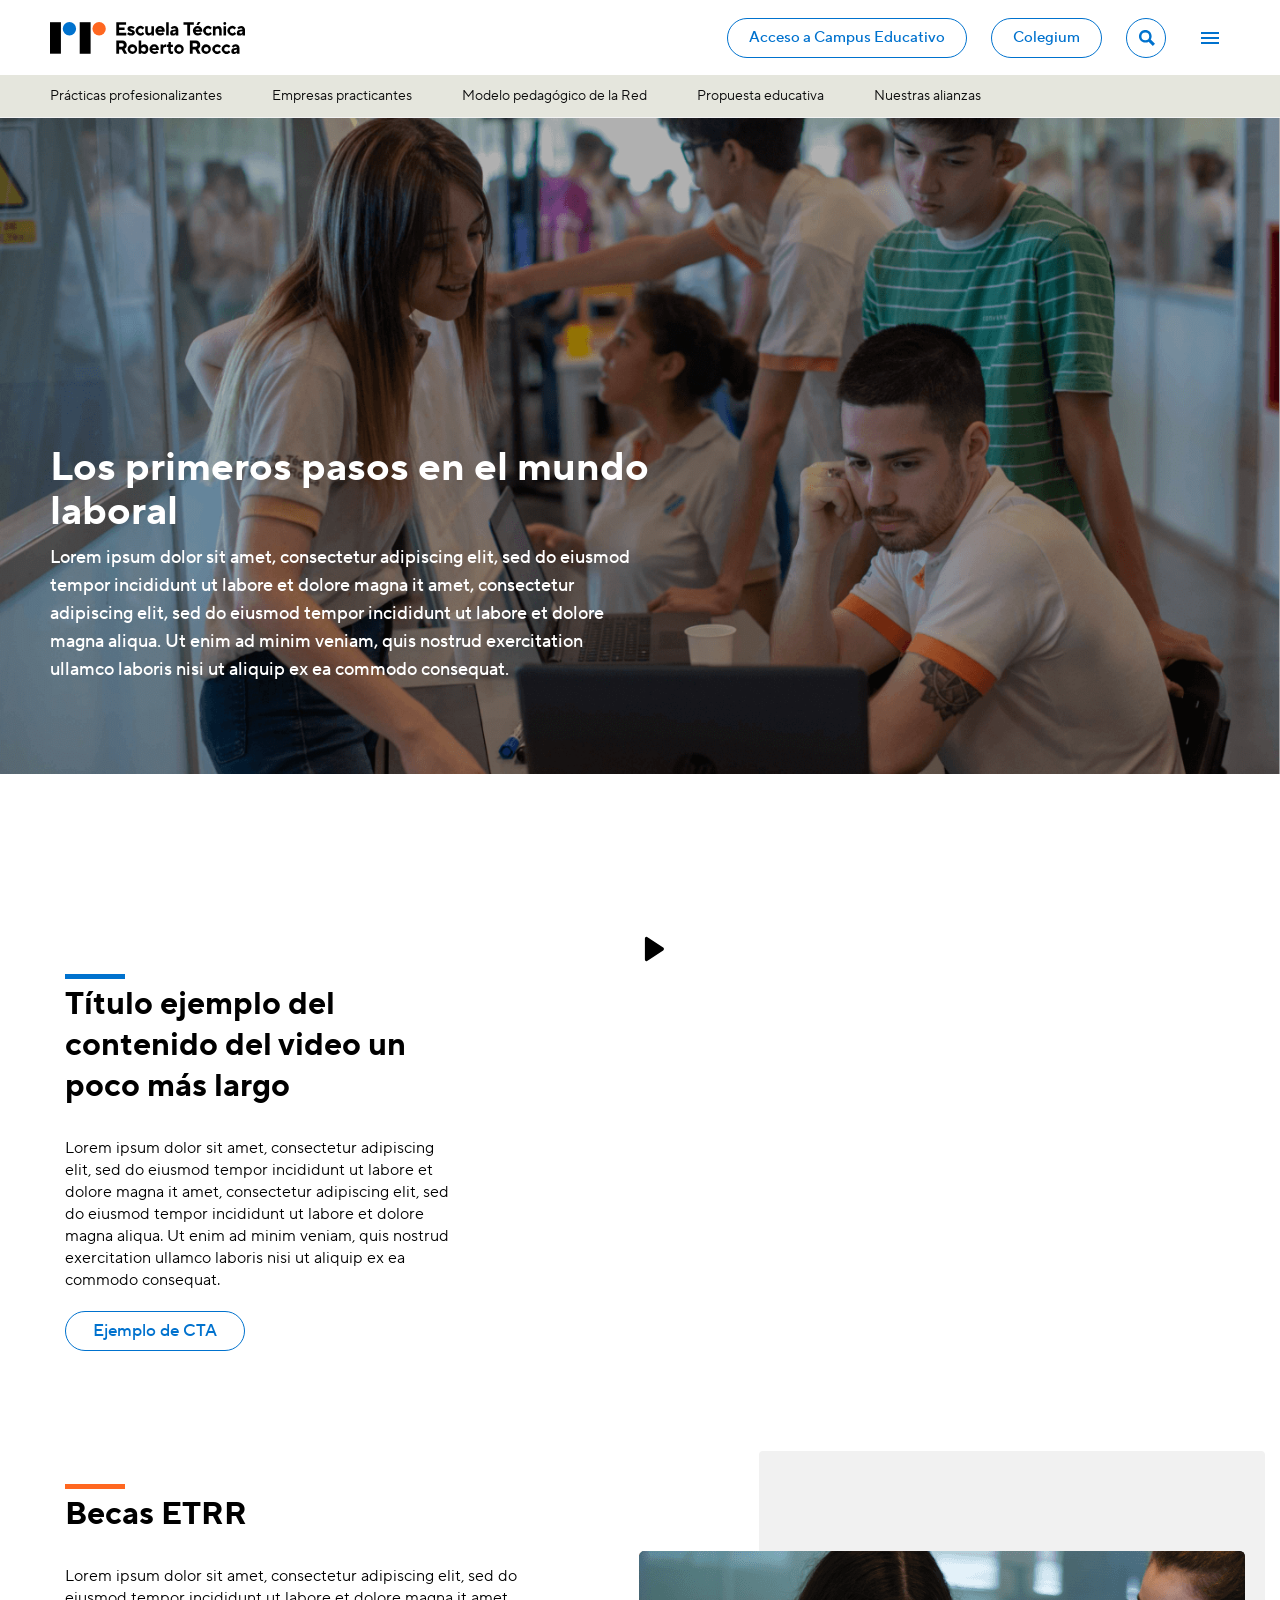
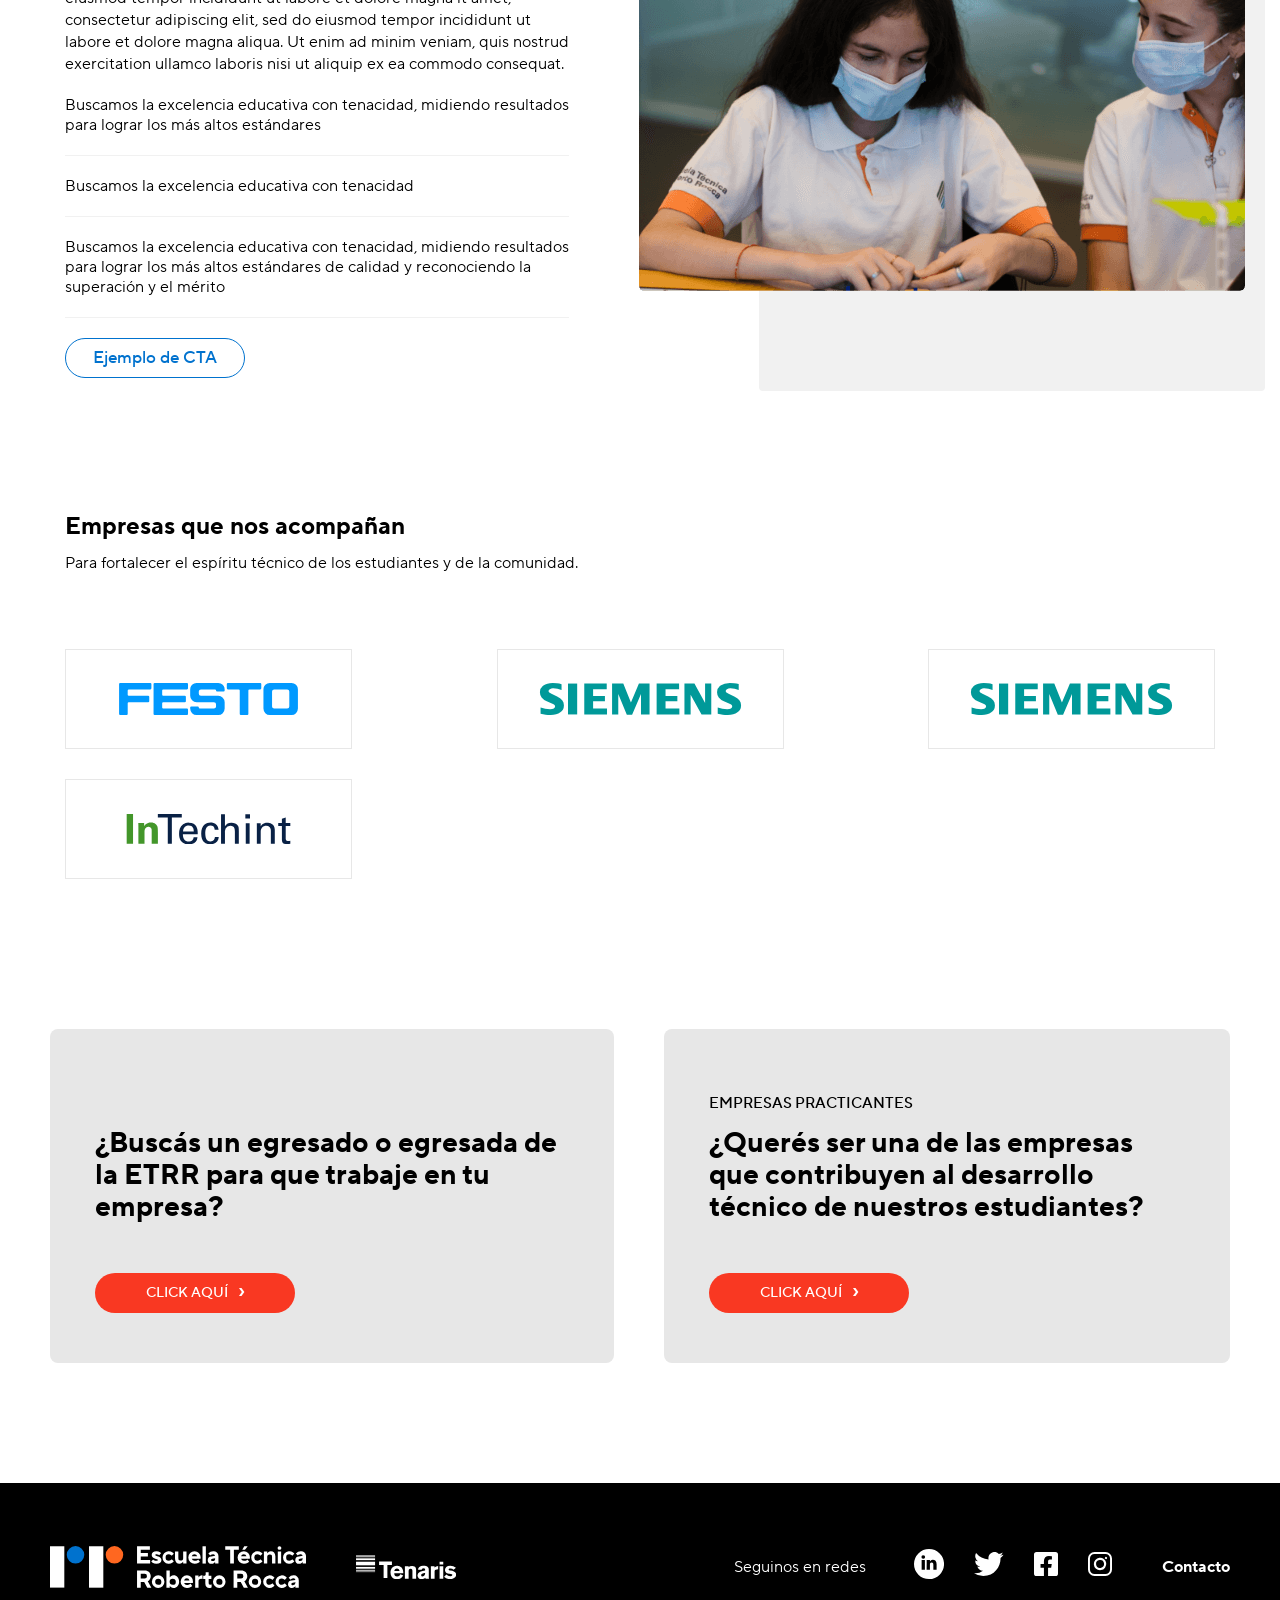
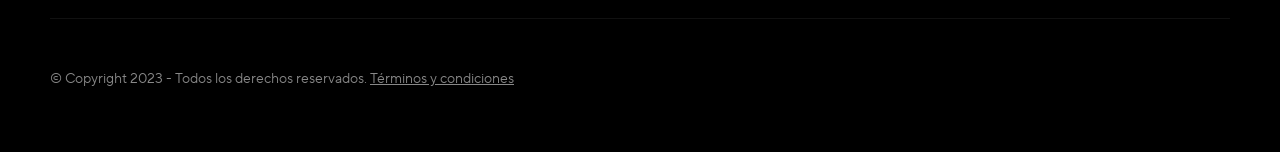
<file: practicas_profesionalizantes.html>
<!DOCTYPE html>
<html lang="en">
<head>
    <meta charset="UTF-8">
    <meta http-equiv="X-UA-Compatible" content="IE=edge">
    <meta name="viewport" content="width=device-width, initial-scale=1.0">
    <title>practicas profesionalizantes</title>
    <link rel="stylesheet" href="resources/css/swiper.css">
    <link rel="stylesheet" href="resources/css/practicas_profesionalizantes.css?7">
</head>
<body class="practicas_profesionalizantes">

    <header id="header_sticky" class="header_sticky">
        <div class="header_sticky_top">
            <div class="header_sticky_top_wrp">
                <div class=" header_sticky_izq">
                    <a class="header_sticky_izq_logo" title="Roberto Rocca"  href="https://www.hms-tech.com/test/ETRR2/index.html">
                        <svg xmlns="http://www.w3.org/2000/svg" width="195.627" height="32" viewBox="0 0 195.627 32">
                            <g id="Logo_Escuela_Tecnica_Roberto_Rocca" data-name="Logo Escuela Tecnica Roberto Rocca" transform="translate(0 0)">
                              <rect id="Rectángulo_23" data-name="Rectángulo 23" width="10.937" height="31.65" transform="translate(29.805 0.157)"/>
                              <path id="Trazado_85" data-name="Trazado 85" d="M170.953,6.7a6.7,6.7,0,1,1-6.7-6.7,6.7,6.7,0,0,1,6.7,6.7" transform="translate(-114.983 0)" fill="#ff6720"/>
                              <rect id="Rectángulo_25" data-name="Rectángulo 25" width="10.937" height="31.587" transform="translate(0 0.157)"/>
                              <path id="Trazado_86" data-name="Trazado 86" d="M60.763,6.7a6.7,6.7,0,1,1-6.7-6.7,6.7,6.7,0,0,1,6.7,6.7" transform="translate(-34.566 0)" fill="#0072ce"/>
                              <path id="Trazado_87" data-name="Trazado 87" d="M246.157.609V13.816h10V11.175h-7.17V8.344h5.472V5.8h-5.472V3.25h6.981V.609Z" transform="translate(-179.644 -0.444)"/>
                              <path id="Trazado_88" data-name="Trazado 88" d="M287.716,20.9a3,3,0,0,0,.66.528,3.254,3.254,0,0,0,1.792.51c.849,0,1.132-.283,1.132-.66,0-1.038-4.717-.849-4.717-3.868,0-1.509,1.321-2.83,3.679-2.83a5.166,5.166,0,0,1,2.679.717,4.408,4.408,0,0,1,.906.7l-1.509,1.6a3.114,3.114,0,0,0-.547-.377,3.033,3.033,0,0,0-1.529-.377c-.66,0-.943.283-.943.566,0,1.038,4.717.849,4.717,3.868,0,1.585-1.321,2.924-3.868,2.924a5.4,5.4,0,0,1-2.943-.849,4.519,4.519,0,0,1-1.019-.849Z" transform="translate(-208.873 -10.637)"/>
                              <path id="Trazado_89" data-name="Trazado 89" d="M326.361,22.31a4.056,4.056,0,0,1-.943.943,4.812,4.812,0,1,1,0-7.736,4.056,4.056,0,0,1,.943.943l-1.6,1.6a3.433,3.433,0,0,0-.6-.566,2.856,2.856,0,0,0-1.66-.566,2.455,2.455,0,0,0,0,4.906,2.856,2.856,0,0,0,1.66-.566,3.432,3.432,0,0,0,.6-.566Z" transform="translate(-231.775 -10.636)"/>
                              <path id="Trazado_90" data-name="Trazado 90" d="M353.559,15.273h2.547v5.189a1.6,1.6,0,0,0,1.7,1.792,1.959,1.959,0,0,0,1.981-2.075V15.273h2.547v9.245h-2.547V23.2h-.094a4.42,4.42,0,0,1-.7.755,3.188,3.188,0,0,1-2.038.755c-1.887,0-3.4-1.509-3.4-3.868Z" transform="translate(-258.026 -11.146)"/>
                              <path id="Trazado_91" data-name="Trazado 91" d="M397.891,18.442a2.145,2.145,0,0,0-4.151,0Zm2.075,4.245a4.761,4.761,0,0,1-1.019.755A5.98,5.98,0,0,1,396,24.2a4.812,4.812,0,1,1-.094-9.623,4.63,4.63,0,0,1,4.623,4.623,7.391,7.391,0,0,1-.056.811l-.038.321h-6.7a2.375,2.375,0,0,0,2.453,1.6,3.249,3.249,0,0,0,1.83-.509,2.434,2.434,0,0,0,.623-.529Z" transform="translate(-285.423 -10.636)"/>
                              <rect id="Rectángulo_28" data-name="Rectángulo 28" width="2.547" height="13.208" transform="translate(116.546 0.165)"/>
                              <path id="Trazado_92" data-name="Trazado 92" d="M451.69,19.857l-2.075.377c-.66.132-1.038.472-1.038.944,0,.585.377.943,1.132.943a1.959,1.959,0,0,0,1.981-2.075Zm0,3.019H451.6a3.855,3.855,0,0,1-.7.66,3.276,3.276,0,0,1-2.038.66,2.63,2.63,0,0,1-2.83-2.642,2.99,2.99,0,0,1,2.736-2.962l2.925-.528a1.478,1.478,0,0,0-1.6-1.226,2.43,2.43,0,0,0-1.528.528,2.813,2.813,0,0,0-.547.51l-1.51-1.509a4.979,4.979,0,0,1,3.774-1.793,3.711,3.711,0,0,1,3.962,3.679v5.755H451.69Z" transform="translate(-325.512 -10.636)"/>
                              <path id="Trazado_93" data-name="Trazado 93" d="M495.61.609V3.25h3.773V13.816h2.83V3.25h3.774V.609Z" transform="translate(-361.694 -0.444)"/>
                              <path id="Trazado_94" data-name="Trazado 94" d="M535.6.259h2.642l-2.076,2.83h-2.076Zm1.7,7.736a2.145,2.145,0,0,0-4.151,0Zm2.075,4.245a4.759,4.759,0,0,1-1.019.755,5.98,5.98,0,0,1-2.943.755,4.812,4.812,0,1,1-.094-9.622,4.63,4.63,0,0,1,4.623,4.623,7.39,7.39,0,0,1-.056.811l-.038.321h-6.7a2.375,2.375,0,0,0,2.453,1.6,3.25,3.25,0,0,0,1.83-.509,2.431,2.431,0,0,0,.623-.529Z" transform="translate(-387.16 -0.189)"/>
                              <path id="Trazado_95" data-name="Trazado 95" d="M577.217,22.31a4.064,4.064,0,0,1-.943.943,4.812,4.812,0,1,1,0-7.736,4.064,4.064,0,0,1,.943.943l-1.6,1.6a3.432,3.432,0,0,0-.6-.566,2.856,2.856,0,0,0-1.66-.566,2.455,2.455,0,0,0,0,4.906,2.856,2.856,0,0,0,1.66-.566,3.431,3.431,0,0,0,.6-.566Z" transform="translate(-414.849 -10.636)"/>
                              <path id="Trazado_96" data-name="Trazado 96" d="M604.932,14.764h2.547v1.321h.095a4.429,4.429,0,0,1,.7-.755,3.145,3.145,0,0,1,2.038-.755c1.887,0,3.4,1.509,3.4,3.868v5.566h-2.547V18.82a1.6,1.6,0,0,0-1.7-1.793,1.959,1.959,0,0,0-1.981,2.076v4.906h-2.547Z" transform="translate(-441.478 -10.637)"/>
                              <path id="Trazado_97" data-name="Trazado 97" d="M643.751,4.316H646.3v9.245h-2.547ZM645.034.259a1.446,1.446,0,0,1,1.453,1.415,1.463,1.463,0,0,1-1.472,1.415,1.446,1.446,0,0,1-1.453-1.415A1.463,1.463,0,0,1,645.034.259" transform="translate(-469.67 -0.189)"/>
                              <path id="Trazado_98" data-name="Trazado 98" d="M667.251,22.31a4.064,4.064,0,0,1-.943.943,4.812,4.812,0,1,1,0-7.736,4.064,4.064,0,0,1,.943.943l-1.6,1.6a3.428,3.428,0,0,0-.6-.566,2.856,2.856,0,0,0-1.66-.566,2.455,2.455,0,0,0,0,4.906,2.856,2.856,0,0,0,1.66-.566,3.427,3.427,0,0,0,.6-.566Z" transform="translate(-480.555 -10.636)"/>
                              <path id="Trazado_99" data-name="Trazado 99" d="M699.285,19.857l-2.075.377c-.66.132-1.038.472-1.038.944,0,.585.378.943,1.132.943a1.959,1.959,0,0,0,1.981-2.075Zm0,3.019h-.094a3.849,3.849,0,0,1-.7.66,3.275,3.275,0,0,1-2.038.66,2.63,2.63,0,0,1-2.83-2.642,2.99,2.99,0,0,1,2.736-2.962l2.925-.528a1.478,1.478,0,0,0-1.6-1.226,2.431,2.431,0,0,0-1.528.528,2.818,2.818,0,0,0-.547.51l-1.51-1.509a4.979,4.979,0,0,1,3.774-1.793,3.711,3.711,0,0,1,3.962,3.679v5.755h-2.547Z" transform="translate(-506.206 -10.636)"/>
                              <path id="Trazado_100" data-name="Trazado 100" d="M251.912,75.077a1.792,1.792,0,1,0,0-3.585h-2.924v3.585Zm-5.754-6.226h5.849a4.261,4.261,0,0,1,4.622,4.434,4.2,4.2,0,0,1-1.132,3.075,3.414,3.414,0,0,1-1.132.793l2.736,4.906h-3.113l-2.358-4.34h-2.642v4.34h-2.83Z" transform="translate(-179.645 -50.247)"/>
                              <path id="Trazado_101" data-name="Trazado 101" d="M295.32,87.628a2.36,2.36,0,1,0-2.359,2.453,2.359,2.359,0,0,0,2.359-2.453m-2.359-4.811a4.812,4.812,0,1,1-4.906,4.811,4.852,4.852,0,0,1,4.906-4.811" transform="translate(-210.223 -60.439)"/>
                              <path id="Trazado_102" data-name="Trazado 102" d="M336.427,77.436a2.36,2.36,0,1,0-2.359,2.453,2.359,2.359,0,0,0,2.359-2.453m-7.17-8.585H331.8v5.283h.095a3.38,3.38,0,0,1,.717-.755,3.574,3.574,0,0,1,2.207-.755c2.189,0,4.151,2,4.151,4.811,0,2.83-1.962,4.811-4.151,4.811a3.574,3.574,0,0,1-2.207-.755,3.379,3.379,0,0,1-.717-.755H331.8v1.321h-2.547Z" transform="translate(-240.29 -50.247)"/>
                              <path id="Trazado_103" data-name="Trazado 103" d="M376.2,86.685a2.145,2.145,0,0,0-4.151,0Zm2.075,4.245a4.753,4.753,0,0,1-1.019.755,5.98,5.98,0,0,1-2.943.755,4.812,4.812,0,1,1-.094-9.622,4.63,4.63,0,0,1,4.623,4.623,7.375,7.375,0,0,1-.056.811l-.038.321h-6.7a2.375,2.375,0,0,0,2.453,1.6,3.249,3.249,0,0,0,1.83-.509,2.436,2.436,0,0,0,.623-.528Z" transform="translate(-269.595 -60.439)"/>
                              <path id="Trazado_104" data-name="Trazado 104" d="M410.612,83.007h2.547v1.321h.095a4.419,4.419,0,0,1,.7-.755,3.145,3.145,0,0,1,2.038-.755h.189v2.736l-.208-.038a4.438,4.438,0,0,0-.641-.057,2.216,2.216,0,0,0-2.17,2.453v4.339h-2.547Z" transform="translate(-299.663 -60.44)"/>
                              <path id="Trazado_105" data-name="Trazado 105" d="M434.911,78.928h-1.6V76.569h.849c.7,0,1.038-.377,1.038-1.132v-1.7h2.264v2.83h2.076v2.358h-2.076v3.113a1.168,1.168,0,0,0,1.226,1.321,2.8,2.8,0,0,0,.736-.094,1.426,1.426,0,0,0,.3-.094v2.358c-.151.057-.321.094-.491.151a5.232,5.232,0,0,1-1.208.132c-1.887,0-3.113-1.208-3.113-3.4Z" transform="translate(-316.225 -53.814)"/>
                              <path id="Trazado_106" data-name="Trazado 106" d="M468.156,87.628a2.36,2.36,0,1,0-2.359,2.453,2.359,2.359,0,0,0,2.359-2.453M465.8,82.817a4.812,4.812,0,1,1-4.906,4.811,4.852,4.852,0,0,1,4.906-4.811" transform="translate(-336.358 -60.439)"/>
                              <path id="Trazado_107" data-name="Trazado 107" d="M524.956,75.077a1.792,1.792,0,0,0,0-3.585h-2.925v3.585ZM519.2,68.851h5.849a4.261,4.261,0,0,1,4.622,4.434,4.2,4.2,0,0,1-1.132,3.075,3.413,3.413,0,0,1-1.132.793l2.736,4.906h-3.113l-2.358-4.34h-2.641v4.34H519.2Z" transform="translate(-378.912 -50.247)"/>
                              <path id="Trazado_108" data-name="Trazado 108" d="M569.062,87.628a2.36,2.36,0,1,0-2.359,2.453,2.359,2.359,0,0,0,2.359-2.453M566.7,82.817a4.812,4.812,0,1,1-4.906,4.811,4.852,4.852,0,0,1,4.906-4.811" transform="translate(-409.998 -60.439)"/>
                              <path id="Trazado_109" data-name="Trazado 109" d="M611.073,90.553a4.066,4.066,0,0,1-.943.943,4.812,4.812,0,1,1,0-7.736,4.061,4.061,0,0,1,.943.943l-1.6,1.6a3.45,3.45,0,0,0-.6-.566,2.858,2.858,0,0,0-1.66-.566,2.455,2.455,0,0,0,0,4.906,2.856,2.856,0,0,0,1.66-.566,3.428,3.428,0,0,0,.6-.566Z" transform="translate(-439.556 -60.439)"/>
                              <path id="Trazado_110" data-name="Trazado 110" d="M645.99,90.553a4.061,4.061,0,0,1-.943.943,4.812,4.812,0,1,1,0-7.736,4.057,4.057,0,0,1,.943.943l-1.6,1.6a3.46,3.46,0,0,0-.6-.566,2.859,2.859,0,0,0-1.66-.566,2.455,2.455,0,0,0,0,4.906,2.857,2.857,0,0,0,1.66-.566,3.438,3.438,0,0,0,.6-.566Z" transform="translate(-465.038 -60.439)"/>
                              <path id="Trazado_111" data-name="Trazado 111" d="M678.84,88.1l-2.076.377c-.66.132-1.038.472-1.038.944,0,.585.378.943,1.132.943a1.959,1.959,0,0,0,1.981-2.075Zm0,3.019h-.094a3.856,3.856,0,0,1-.7.66,3.275,3.275,0,0,1-2.038.66,2.63,2.63,0,0,1-2.83-2.641,2.989,2.989,0,0,1,2.736-2.962l2.925-.529a1.478,1.478,0,0,0-1.6-1.226,2.429,2.429,0,0,0-1.528.529,2.809,2.809,0,0,0-.547.509l-1.51-1.509a4.979,4.979,0,0,1,3.774-1.793,3.71,3.71,0,0,1,3.962,3.679v5.755H678.84Z" transform="translate(-491.285 -60.439)"/>
                            </g>
                          </svg>
                    </a>
                </div>
                <div class="header_sticky_der">
                    <a class="header_sticky_der_campus" title="Acceder al campus"  href="#"><span>Acceso a</span>Campus<span>Educativo</span></a>
                    <a class="header_sticky_der_campus" title="Colegium"  href="#"> <span>Colegium</span> </a>
                    <div class="header_sticky_der_buscador">
                        <button><svg class="header_sticky_der_buscador_svg" xmlns="http://www.w3.org/2000/svg" width="16" height="16" viewBox="0 0 16 16">
                            <path id="Icon_map-search" data-name="Icon map-search" d="M13.148,11.019a6.328,6.328,0,1,0-2.13,2.128l4.293,4.293,2.129-2.13Zm-5.395.64a3.9,3.9,0,1,1,3.905-3.9,3.91,3.91,0,0,1-3.905,3.9Z" transform="translate(-1.44 -1.44)" fill="#070707"/>
                          </svg></button>
                          <input class="header_der_buscador_input" type="text" placeholder="Buscar">                           
                    </div>
                    <button title="Abrir menú" aria-label="Abrir menú" id="hamburguesa" class="header_sticky_der_hamburguesa">
                        <div class="header_sticky_der_hamburguesa_linea"></div>
                        <div class="header_sticky_der_hamburguesa_linea"></div>
                        <div class="header_sticky_der_hamburguesa_linea"></div>
                    </button>
            
                </div>
            </div>
        </div>
        <div class="header_sticky_bottom">
            <div class="header_sticky_bottom_wrp">
                <a href="#practicas_profesionalizantes">Prácticas profesionalizantes</a>
                <a href="#empresas_practicantes">Empresas practicantes</a>
                <a href="#modelo_pedagogico">Modelo pedagógico de la Red</a>
                <a href="#propuesta_educativa">Propuesta educativa</a>
                <a href="#nuestras_alianzas">Nuestras alianzas</a>
            </div>
        </div>
    </header>

    <main class="padding_main">

        <div class="container">
            <div id="menu" class="menu_wrp">
                <button class="menu_close2" aria-label="Cerrar menú" title="Cerrar menú">
                    <svg id="close2" class="menu_close" xmlns="http://www.w3.org/2000/svg" width="41" height="41" viewBox="0 0 41 41">
                        <g id="Grupo_23356" data-name="Grupo 23356" transform="translate(-1257 -41)">
                          <g id="Componente_186_2" data-name="Componente 186 – 2" transform="translate(1257 41)">
                            <circle id="Elipse_1" data-name="Elipse 1" cx="20.5" cy="20.5" r="20.5" fill="#f1f1f1"/>
                            <g id="Elipse_387" data-name="Elipse 387" fill="none" stroke="#fff" stroke-width="1">
                              <circle cx="20.5" cy="20.5" r="20.5" stroke="none"/>
                              <circle cx="20.5" cy="20.5" r="20" fill="none"/>
                            </g>
                            <g id="Grupo_23094" data-name="Grupo 23094" transform="translate(-1258.5 -41.5)">
                              <rect id="Rectángulo_57696" data-name="Rectángulo 57696" width="18" height="2" transform="translate(1271.929 67.657) rotate(-45)"/>
                              <rect id="Rectángulo_57697" data-name="Rectángulo 57697" width="18" height="2" transform="translate(1284.657 69.071) rotate(-135)"/>
                            </g>
                            <g id="menu_black_24dp" transform="translate(17)">
                              <path id="Trazado_8094" data-name="Trazado 8094" d="M0,0H24V24H0Z" fill="none"/>
                            </g>
                          </g>
                        </g>
                    </svg> 
                </button>
                <nav class="menu">
                    <svg id="close" class="menu_close" xmlns="http://www.w3.org/2000/svg" width="32" height="32" viewBox="0 0 32 32">
                        <g id="Grupo_23142" data-name="Grupo 23142" transform="translate(-316 -10)">
                        <g id="Elipse_1" data-name="Elipse 1" transform="translate(316 10)" fill="none" stroke="#fff" stroke-width="1">
                            <circle cx="16" cy="16" r="16" stroke="none"/>
                            <circle cx="16" cy="16" r="15.5" fill="none"/>
                        </g>
                        <g id="Grupo_23094" data-name="Grupo 23094" transform="translate(325 19)">
                            <rect id="Rectángulo_57696" data-name="Rectángulo 57696" width="18" height="2" transform="translate(0 12.728) rotate(-45)" fill="#fff"/>
                            <rect id="Rectángulo_57697" data-name="Rectángulo 57697" width="18" height="2" transform="translate(12.729 14.143) rotate(-135)" fill="#fff"/>
                        </g>
                        </g>
                    </svg>
                    <a id="primerboton" class="menu_btn" href="#" title="Inicio">
                        <p>Inicio</p>
                    </a>
                    <a id="segundoboton" class="menu_btn" href="#" title="Nuestra escuela">
                        <p>Nuestra escuela</p>
                    </a>  
                    <a class="menu_btn" href="#" title="Nuestro equipo">
                        <p>Nuestro equipo</p>
                    </a>
                    <a class="menu_btn" href="#" title="Proeceso de admisíon">
                        <p>Proeceso de admisíon</p>
                    </a>
                    <a class="menu_btn" href="#" title="Prácticas profesionalizantes">
                        <p>Prácticas profesionalizantes</p>
                    </a>
                    <a class="menu_btn" href="#" title="Cursos de formación profesional">
                        <p>Cursos de formación profesional</p>
                    </a>
                    <a class="menu_btn" href="#" title="Contacto">
                        <p>Contacto</p>
                    </a>
                    <a class="menu_btn" href="#" title="Preguntas frecuentes">
                        <p>Preguntas frecuentes</p>
                    </a>

                    <div class="menu_campus_wrp">
                        <a class="menu_campus" title="Acceder al campus"  href="#"> <span>Acceso a </span> Campus <span> Educativo </span> </a>
                        <a class="menu_campus" title="Colegium"  href="#"> <span> Colegium </span> </a>
                    </div>

                    <div class="menu_buscar">
                        <input class="menu_buscar_input" placeholder="Buscar">
                        <a title="Buscar en todo el sitio"  href="#"> <svg xmlns="http://www.w3.org/2000/svg" width="20" height="20" viewBox="0 0 23.523 23.523">
                            <path id="Icon_map-search" data-name="Icon map-search" d="M18.653,15.523a9.3,9.3,0,1,0-3.132,3.129l6.312,6.311,3.13-3.132Zm-7.931.941a5.739,5.739,0,1,1,5.742-5.736,5.748,5.748,0,0,1-5.742,5.736Z" transform="translate(-1.44 -1.44)" fill="#fff"/>
                        </svg></a>
                    </div>
                    
                    <div class="menu_redes">
                        <p>Seguinos en redes</p>
                        <div class="menu_redes_wrp">
                            <a href="#"><svg id="facebook-logo" xmlns="http://www.w3.org/2000/svg" width="14.916" height="27.589" viewBox="0 0 14.916 27.589">
                                <path id="Trazado_2045" data-name="Trazado 2045" d="M36.432.006,32.854,0c-4.019,0-6.617,2.665-6.617,6.79V9.92h-3.6a.563.563,0,0,0-.563.563v4.536a.563.563,0,0,0,.563.563h3.6V27.027a.562.562,0,0,0,.563.563h4.693a.563.563,0,0,0,.563-.563V15.581h4.206a.562.562,0,0,0,.563-.563l0-4.536a.563.563,0,0,0-.563-.563H32.055V7.267c0-1.276.3-1.923,1.966-1.923h2.41a.562.562,0,0,0,.562-.563V.568A.563.563,0,0,0,36.432.006Z" transform="translate(-22.077)" fill="#0072ce"/>
                              </svg>
                            </a>
                            <a href="#"><svg id="twitter-2" xmlns="http://www.w3.org/2000/svg" width="31.579" height="25.658" viewBox="0 0 31.579 25.658">
                                <g id="Grupo_506" data-name="Grupo 506" transform="translate(0)">
                                  <path id="Trazado_2044" data-name="Trazado 2044" d="M31.579,51.038a13.5,13.5,0,0,1-3.73,1.022A6.438,6.438,0,0,0,30.7,48.482a12.938,12.938,0,0,1-4.105,1.567,6.474,6.474,0,0,0-11.2,4.427,6.666,6.666,0,0,0,.15,1.476A18.325,18.325,0,0,1,2.2,49.18a6.476,6.476,0,0,0,1.99,8.653,6.393,6.393,0,0,1-2.925-.8v.071A6.5,6.5,0,0,0,6.45,63.468a6.461,6.461,0,0,1-1.7.213,5.725,5.725,0,0,1-1.226-.111,6.536,6.536,0,0,0,6.049,4.51,13.008,13.008,0,0,1-8.027,2.761A12.126,12.126,0,0,1,0,70.753a18.226,18.226,0,0,0,9.932,2.905c11.913,0,18.427-9.869,18.427-18.423,0-.286-.01-.563-.024-.837A12.915,12.915,0,0,0,31.579,51.038Z" transform="translate(0 -48)" fill="#0072ce"/>
                                </g>
                              </svg>
                            </a>
                            <a href="#"><svg id="instagram_logo" xmlns="http://www.w3.org/2000/svg" width="27.766" height="27.766" viewBox="0 0 27.766 27.766">
                                <g id="Grupo_501" data-name="Grupo 501">
                                  <g id="Grupo_500" data-name="Grupo 500">
                                    <path id="Trazado_2041" data-name="Trazado 2041" d="M20.264,0H7.5A7.511,7.511,0,0,0,0,7.5V20.264a7.511,7.511,0,0,0,7.5,7.5H20.264a7.511,7.511,0,0,0,7.5-7.5V7.5A7.511,7.511,0,0,0,20.264,0Zm5.259,20.264a5.265,5.265,0,0,1-5.259,5.259H7.5a5.265,5.265,0,0,1-5.259-5.259V7.5A5.265,5.265,0,0,1,7.5,2.243H20.264A5.265,5.265,0,0,1,25.523,7.5Z" fill="#0072ce"/>
                                  </g>
                                </g>
                                <g id="Grupo_503" data-name="Grupo 503" transform="translate(7.711 7.602)">
                                  <g id="Grupo_502" data-name="Grupo 502">
                                    <path id="Trazado_2042" data-name="Trazado 2042" d="M154.571,145.484a6.225,6.225,0,1,0-6.172,7.141,6.311,6.311,0,0,0,.926-.069,6.226,6.226,0,0,0,5.246-7.072ZM149,150.337a3.983,3.983,0,1,1,3.356-4.524A3.956,3.956,0,0,1,149,150.337Z" transform="translate(-142.185 -140.171)" fill="#0072ce"/>
                                  </g>
                                </g>
                                <g id="Grupo_505" data-name="Grupo 505" transform="translate(19.78 5.743)">
                                  <g id="Grupo_504" data-name="Grupo 504">
                                    <path id="Trazado_2043" data-name="Trazado 2043" d="M366.656,106.222a1.122,1.122,0,1,0,.329.793A1.13,1.13,0,0,0,366.656,106.222Z" transform="translate(-364.741 -105.893)" fill="#0072ce"/>
                                  </g>
                                </g>
                              </svg>
                            </a>
                            <a href="#"><svg xmlns="http://www.w3.org/2000/svg" width="28.509" height="28.509" viewBox="0 0 28.509 28.509">
                                <path id="Trazado_2453" data-name="Trazado 2453" d="M21.353,7.1A14.255,14.255,0,1,0,35.607,21.353,14.255,14.255,0,0,0,21.353,7.1ZM17.427,26.9H14.345V17.624h3.082ZM15.886,16.358h-.021a1.607,1.607,0,1,1,.041-3.2,1.607,1.607,0,1,1-.02,3.2ZM28.544,26.9H25.461V21.935c0-1.246-.446-2.1-1.562-2.1a1.687,1.687,0,0,0-1.582,1.127,2.11,2.11,0,0,0-.1.752V26.9H19.132s.041-8.4,0-9.273h3.083v1.314a3.061,3.061,0,0,1,2.779-1.532c2.029,0,3.55,1.325,3.55,4.173V26.9Z" transform="translate(-7.098 -7.098)" fill="#0072ce"/>
                              </svg>
                            </a>
                        </div>
                    </div>
                </nav>
            </div>
        </div>

        <section class="modulo1">
            <div class="modulo1_picture">
                <div class="modulo1_picture_mascara"></div>
                <img class="modulo1_img" src="./resources/img/modulo1_practicas_profesionalizantes.png" alt="practicas profesionalizantes">
            </div>
            <div class="modulo1_txt">
                <div class="modulo1_gradient"></div>
                <div class="modulo1_txt_wrp">
                    <h1>Los primeros pasos en el mundo laboral</h1>
                    <p>Lorem ipsum dolor sit amet, consectetur adipiscing elit, sed do eiusmod tempor incididunt ut labore et dolore magna it amet, consectetur adipiscing elit, sed do eiusmod tempor incididunt ut labore et dolore magna aliqua. Ut enim ad minim veniam, quis nostrud exercitation ullamco laboris nisi ut aliquip ex ea commodo consequat.</p>    
                </div>
            </div>
        </section>

        <section class="modulo7 alternativo_video">
                        <div id="practicas_profesionalizantes"></div>
            <div class="modulo7_mobile">
                <svg class="modulo7_svg" xmlns="http://www.w3.org/2000/svg" width="60" height="5" viewBox="0 0 60 5">
                    <line id="Línea_2767" data-name="Línea 2767" x2="60" transform="translate(0 2.5)" fill="none" stroke="#0072ce" stroke-width="5"/>
                </svg>       
                <h2 class="modulo7_title">Título ejemplo del contenido del video un poco más largo</h2>
            </div>
            <div class="modulo7_wrp">
                <div class="modulo7_dec"></div>
                <div class="modulo7_info">
                    <div class="generic_title">
                        <svg xmlns="http://www.w3.org/2000/svg" width="60" height="5" viewBox="0 0 60 5">
                            <line id="Línea_2767" data-name="Línea 2767" x2="60" transform="translate(0 2.5)" fill="none" stroke="#0072ce" stroke-width="5"/>
                        </svg>
                        <h2>Título ejemplo del contenido del video un poco más largo</h2>
                    </div>
                    <p class="modulo7_info_txt">Lorem ipsum dolor sit amet, consectetur adipiscing elit, sed do eiusmod tempor incididunt ut labore et dolore magna it amet, consectetur adipiscing elit, sed do eiusmod tempor incididunt ut labore et dolore magna aliqua. Ut enim ad minim veniam, quis nostrud exercitation ullamco laboris nisi ut aliquip ex ea commodo consequat.</p>
                    <a href="#" title="Ejemplo de CTA">Ejemplo de CTA</a>
                </div>
                <section class="modulo_video nota">
                    <div class="modulo_video_wrp">
                        <div class="modulo_video_info">
                        <div class="modulo_video_video_wrp_mobile">
                            <video id="video" class="modulo_video_video" src="./resources/video/town-mini.mp4"></video>
                            <svg class="modulo_video_video_play" xmlns="http://www.w3.org/2000/svg" id="play" data-name="Componente 130 – 6" width="40" height="40" viewBox="0 0 40 40">
                                    <path id="Trazado_2389" data-name="Trazado 2389" d="M20,0A20,20,0,1,1,0,20,20,20,0,0,1,20,0Z" fill="#fff"/>
                                    <path id="Polígono_1" data-name="Polígono 1" d="M7.168,1.248a1,1,0,0,1,1.664,0l6.131,9.2A1,1,0,0,1,14.131,12H1.869a1,1,0,0,1-.832-1.555Z" transform="translate(29 12) rotate(90)"/>
                            </svg>
                        </div>
                       </div>
                        <div class="modulo_video_video_wrp_desk">
                            <video id="video2" class="modulo_video_video" src="./resources/video/town-mini.mp4"></video>
                            <svg class="modulo_video_video_play" xmlns="http://www.w3.org/2000/svg" id="play2" data-name="Componente 130 – 6" width="40" height="40" viewBox="0 0 40 40">
                                    <path id="Trazado_2389" data-name="Trazado 2389" d="M20,0A20,20,0,1,1,0,20,20,20,0,0,1,20,0Z" fill="#fff"/>
                                    <path id="Polígono_1" data-name="Polígono 1" d="M7.168,1.248a1,1,0,0,1,1.664,0l6.131,9.2A1,1,0,0,1,14.131,12H1.869a1,1,0,0,1-.832-1.555Z" transform="translate(29 12) rotate(90)"/>
                            </svg>
                        </div>
                    </div>
                </section>
            </div>
        </section>

        <section class="modulo7">
            <div id="modelo_pedagogico"></div>
            <div class="modulo7_mobile">
                    <svg class="modulo7_svg" xmlns="http://www.w3.org/2000/svg" width="60" height="5" viewBox="0 0 60 5">
                        <line id="Línea_2767" data-name="Línea 2767" x2="60" transform="translate(0 2.5)" fill="none" stroke="#ff6720" stroke-width="5"/>
                    </svg>
                    <h2 class="modulo7_title">Título de módulo de foto</h2>
            </div>
            <div class="modulo7_wrp">
                <div class="modulo7_dec"></div>
                <div class="modulo7_info">
                    <div class="modulo7_info_title generic_title">
                        <svg xmlns="http://www.w3.org/2000/svg" width="60" height="5" viewBox="0 0 60 5">
                            <line id="Línea_2767" data-name="Línea 2767" x2="60" transform="translate(0 2.5)" fill="none" stroke="#ff6720" stroke-width="5"/>
                        </svg>
                        <h2>Becas ETRR</h2>
                    </div>
                    <p class="modulo7_info_txt">Lorem ipsum dolor sit amet, consectetur adipiscing elit, sed do eiusmod tempor incididunt ut labore et dolore magna it amet, consectetur adipiscing elit, sed do eiusmod tempor incididunt ut labore et dolore magna aliqua. Ut enim ad minim veniam, quis nostrud exercitation ullamco laboris nisi ut aliquip ex ea commodo consequat.</p>
                    <p class="modulo7_info_txt_requisitos">Buscamos la excelencia educativa con tenacidad, midiendo resultados para lograr los más altos estándares</p>
                    <p class="modulo7_info_txt_requisitos">Buscamos la excelencia educativa con tenacidad</p>
                    <p class="modulo7_info_txt_requisitos">Buscamos la excelencia educativa con tenacidad, midiendo resultados para lograr los más altos estándares de calidad y reconociendo la superación y el mérito</p>
                    <a href="#" title="Ejemplo de CTA">Ejemplo de CTA</a>
                </div>
                <div class="modulo7_picture">
                    <img src="./resources/img/modulo7_img.png" alt="Becas ETTR">
                </div>
            </div>
        </section>

        <section class="modulo3">
            <div id="nuestras_alianzas"></div>
            <div class="modulo3_wrp">
                <h2>Empresas que nos acompañan</h2>
                <p>Para fortalecer el espíritu técnico de los estudiantes y de la comunidad.</p>
                <div class="modulo3_flex">
                    
                    <div class="modulo3_empresas">
                    <svg xmlns="http://www.w3.org/2000/svg" width="178.832" height="32" viewBox="0 0 178.832 32">
                        <path id="path2703" d="M150.823,32a6.433,6.433,0,0,1-6.465-6.4V6.4A6.434,6.434,0,0,1,150.823,0h21.548a6.432,6.432,0,0,1,6.461,6.4V25.6a6.431,6.431,0,0,1-6.461,6.4ZM1.077,32A1.073,1.073,0,0,1,0,30.932V1.066A1.073,1.073,0,0,1,1.077,0H31.241A1.073,1.073,0,0,1,32.32,1.066V5.334A1.073,1.073,0,0,1,31.241,6.4H9.7A1.073,1.073,0,0,0,8.618,7.466v4.267A1.073,1.073,0,0,0,9.7,12.8H29.088a1.072,1.072,0,0,1,1.078,1.066v4.267A1.071,1.071,0,0,1,29.088,19.2H9.7a1.073,1.073,0,0,0-1.078,1.068V30.932A1.072,1.072,0,0,1,7.541,32Zm33.4-30.934A1.073,1.073,0,0,1,35.551,0h32.32a1.071,1.071,0,0,1,1.076,1.066V5.334A1.071,1.071,0,0,1,67.871,6.4h-23.7a1.073,1.073,0,0,0-1.077,1.066v4.267A1.073,1.073,0,0,0,44.169,12.8H65.716a1.072,1.072,0,0,1,1.077,1.066v4.267A1.071,1.071,0,0,1,65.716,19.2H44.169a1.073,1.073,0,0,0-1.077,1.068v4.267A1.072,1.072,0,0,0,44.169,25.6h23.7a1.07,1.07,0,0,1,1.076,1.065v4.267A1.072,1.072,0,0,1,67.871,32H35.551a1.073,1.073,0,0,1-1.078-1.068ZM71.1,12.8a6.432,6.432,0,0,0,6.463,6.4H94.8a2.147,2.147,0,0,1,2.156,2.134v2.133A2.147,2.147,0,0,1,94.8,25.6H80.8a1.074,1.074,0,0,1-1.078-1.066,1.071,1.071,0,0,0-1.076-1.068H72.179A1.073,1.073,0,0,0,71.1,24.534V25.6A6.432,6.432,0,0,0,77.565,32H99.112a6.431,6.431,0,0,0,6.463-6.4V19.2a6.431,6.431,0,0,0-6.463-6.4H81.875a2.145,2.145,0,0,1-2.155-2.133V8.533A2.144,2.144,0,0,1,81.875,6.4H95.88a1.073,1.073,0,0,1,1.079,1.066,1.07,1.07,0,0,0,1.076,1.066H104.5a1.07,1.07,0,0,0,1.076-1.066V6.4A6.432,6.432,0,0,0,99.112,0H77.565A6.433,6.433,0,0,0,71.1,6.4ZM107.73,1.066A1.073,1.073,0,0,1,108.809,0h32.318A1.071,1.071,0,0,1,142.2,1.066V5.334A1.071,1.071,0,0,1,141.127,6.4H130.353a1.071,1.071,0,0,0-1.075,1.066V30.932A1.073,1.073,0,0,1,128.2,32h-6.465a1.073,1.073,0,0,1-1.077-1.068V7.466A1.073,1.073,0,0,0,119.58,6.4H108.809a1.073,1.073,0,0,1-1.079-1.066Zm47.4,24.534a2.145,2.145,0,0,1-2.156-2.134V8.533A2.143,2.143,0,0,1,155.133,6.4h12.928a2.142,2.142,0,0,1,2.154,2.133V23.466a2.144,2.144,0,0,1-2.154,2.134H155.133" fill="#09f" fill-rule="evenodd"/>
                      </svg>
                    </div>

                    <div class="modulo3_empresas">
                        <svg xmlns="http://www.w3.org/2000/svg" width="201.124" height="32" viewBox="0 0 201.124 32">
                            <g id="Ebene_x0020_1" style="isolation: isolate">
                            <path id="Trazado_8180" data-name="Trazado 8180" d="M200.7,10.377v5.99a23.872,23.872,0,0,0-8.284-1.764,6.636,6.636,0,0,0-3.43.778,2.246,2.246,0,0,0-1.3,1.905c0,1,.968,1.887,2.918,2.683l5.632,2.741c4.553,2.17,6.812,5.053,6.812,8.673a8.459,8.459,0,0,1-3.616,7.188c-2.4,1.795-5.632,2.683-9.654,2.683a44.8,44.8,0,0,1-5-.248,38.639,38.639,0,0,1-5.07-.955V33.783a29.777,29.777,0,0,0,9.451,1.764c3.386,0,5.07-.981,5.07-2.962,0-.986-.69-1.781-2.091-2.4l-6.255-2.666a12.876,12.876,0,0,1-5.145-3.806,8.611,8.611,0,0,1-1.667-5.225,7.945,7.945,0,0,1,3.475-6.7q3.488-2.526,9.248-2.528a34.385,34.385,0,0,1,4.275.314C197.674,9.784,199.217,10.05,200.7,10.377Z" transform="translate(-1.93 -9.254)" fill="#099" fill-rule="evenodd"/>
                            <path id="Trazado_8181" data-name="Trazado 8181" d="M28.3,10.377v5.99a23.851,23.851,0,0,0-8.28-1.764,6.625,6.625,0,0,0-3.43.778,2.246,2.246,0,0,0-1.3,1.905c0,1,.981,1.887,2.931,2.683L23.86,22.71c4.535,2.17,6.8,5.053,6.8,8.673a8.491,8.491,0,0,1-3.6,7.188c-2.418,1.795-5.632,2.683-9.668,2.683a44.88,44.88,0,0,1-5.008-.248,38.989,38.989,0,0,1-5.066-.955V33.783a29.9,29.9,0,0,0,9.447,1.764c3.386,0,5.07-.981,5.07-2.962,0-.986-.685-1.781-2.073-2.4L13.5,27.515a12.628,12.628,0,0,1-5.145-3.806,8.5,8.5,0,0,1-1.671-5.225,7.917,7.917,0,0,1,3.479-6.7c2.308-1.684,5.4-2.528,9.234-2.528a34.639,34.639,0,0,1,4.288.314c1.591.217,3.134.482,4.615.809Z" transform="translate(-6.686 -9.254)" fill="#099" fill-rule="evenodd"/>
                            <path id="Trazado_8182" data-name="Trazado 8182" d="M34,9.8h9.173V40.677H34Z" transform="translate(-5.933 -9.239)" fill="#099" fill-rule="evenodd"/>
                            <path id="Trazado_8183" data-name="Trazado 8183" d="M72.29,9.8v5.707H58.661v6.847H70.482V27.5H58.661v7.188H72.568v5.99H49.833V9.8Z" transform="translate(-5.496 -9.239)" fill="#099" fill-rule="evenodd"/>
                            <path id="Trazado_8184" data-name="Trazado 8184" d="M114.364,9.8V40.677H105.8V20.312L96.917,40.96H91.63L83.085,20.312V40.677H76.892V9.8h11.2l7.643,18.9,8-18.9Z" transform="translate(-4.749 -9.239)" fill="#099" fill-rule="evenodd"/>
                            <path id="Trazado_8185" data-name="Trazado 8185" d="M142.706,9.8v5.707H129.152v6.847h11.82V27.5h-11.82v7.188h13.832v5.99H120.25V9.8Z" transform="translate(-3.553 -9.239)" fill="#099" fill-rule="evenodd"/>
                            <path id="Trazado_8186" data-name="Trazado 8186" d="M174.145,9.8V40.677h-9.729L153.5,20.874v19.8h-6.189V9.8h10.013l10.636,19.464V9.8Z" transform="translate(-2.806 -9.239)" fill="#099" fill-rule="evenodd"/>
                            </g>
                        </svg>
                    </div>

                    <div class="modulo3_empresas">
                        <svg xmlns="http://www.w3.org/2000/svg" width="201.124" height="32" viewBox="0 0 201.124 32">
                            <g id="Ebene_x0020_1" style="isolation: isolate">
                            <path id="Trazado_8180" data-name="Trazado 8180" d="M200.7,10.377v5.99a23.872,23.872,0,0,0-8.284-1.764,6.636,6.636,0,0,0-3.43.778,2.246,2.246,0,0,0-1.3,1.905c0,1,.968,1.887,2.918,2.683l5.632,2.741c4.553,2.17,6.812,5.053,6.812,8.673a8.459,8.459,0,0,1-3.616,7.188c-2.4,1.795-5.632,2.683-9.654,2.683a44.8,44.8,0,0,1-5-.248,38.639,38.639,0,0,1-5.07-.955V33.783a29.777,29.777,0,0,0,9.451,1.764c3.386,0,5.07-.981,5.07-2.962,0-.986-.69-1.781-2.091-2.4l-6.255-2.666a12.876,12.876,0,0,1-5.145-3.806,8.611,8.611,0,0,1-1.667-5.225,7.945,7.945,0,0,1,3.475-6.7q3.488-2.526,9.248-2.528a34.385,34.385,0,0,1,4.275.314C197.674,9.784,199.217,10.05,200.7,10.377Z" transform="translate(-1.93 -9.254)" fill="#099" fill-rule="evenodd"/>
                            <path id="Trazado_8181" data-name="Trazado 8181" d="M28.3,10.377v5.99a23.851,23.851,0,0,0-8.28-1.764,6.625,6.625,0,0,0-3.43.778,2.246,2.246,0,0,0-1.3,1.905c0,1,.981,1.887,2.931,2.683L23.86,22.71c4.535,2.17,6.8,5.053,6.8,8.673a8.491,8.491,0,0,1-3.6,7.188c-2.418,1.795-5.632,2.683-9.668,2.683a44.88,44.88,0,0,1-5.008-.248,38.989,38.989,0,0,1-5.066-.955V33.783a29.9,29.9,0,0,0,9.447,1.764c3.386,0,5.07-.981,5.07-2.962,0-.986-.685-1.781-2.073-2.4L13.5,27.515a12.628,12.628,0,0,1-5.145-3.806,8.5,8.5,0,0,1-1.671-5.225,7.917,7.917,0,0,1,3.479-6.7c2.308-1.684,5.4-2.528,9.234-2.528a34.639,34.639,0,0,1,4.288.314c1.591.217,3.134.482,4.615.809Z" transform="translate(-6.686 -9.254)" fill="#099" fill-rule="evenodd"/>
                            <path id="Trazado_8182" data-name="Trazado 8182" d="M34,9.8h9.173V40.677H34Z" transform="translate(-5.933 -9.239)" fill="#099" fill-rule="evenodd"/>
                            <path id="Trazado_8183" data-name="Trazado 8183" d="M72.29,9.8v5.707H58.661v6.847H70.482V27.5H58.661v7.188H72.568v5.99H49.833V9.8Z" transform="translate(-5.496 -9.239)" fill="#099" fill-rule="evenodd"/>
                            <path id="Trazado_8184" data-name="Trazado 8184" d="M114.364,9.8V40.677H105.8V20.312L96.917,40.96H91.63L83.085,20.312V40.677H76.892V9.8h11.2l7.643,18.9,8-18.9Z" transform="translate(-4.749 -9.239)" fill="#099" fill-rule="evenodd"/>
                            <path id="Trazado_8185" data-name="Trazado 8185" d="M142.706,9.8v5.707H129.152v6.847h11.82V27.5h-11.82v7.188h13.832v5.99H120.25V9.8Z" transform="translate(-3.553 -9.239)" fill="#099" fill-rule="evenodd"/>
                            <path id="Trazado_8186" data-name="Trazado 8186" d="M174.145,9.8V40.677h-9.729L153.5,20.874v19.8h-6.189V9.8h10.013l10.636,19.464V9.8Z" transform="translate(-2.806 -9.239)" fill="#099" fill-rule="evenodd"/>
                            </g>
                        </svg>
                    </div>

                    <div class="modulo3_empresas">
                        <svg xmlns="http://www.w3.org/2000/svg" width="163.687" height="30.4" viewBox="0 0 163.687 30.4">
                            <g id="Intechint_Logo_RGB-TWhite" data-name="Intechint Logo_RGB-TWhite" style="isolation: isolate">
                              <path id="Trazado_8164" data-name="Trazado 8164" d="M35.22,31.26h6.367V61.041H35.22Z" transform="translate(-35.22 -31.26)" fill="#43962a"/>
                              <path id="Trazado_8165" data-name="Trazado 8165" d="M106.793,87.722c0-.083,0-2.341-.123-3.779h5.837l.162,3.123c.574-.945,2.218-3.616,6.735-3.616,4.066,0,5.791,2.464,6.323,3.9.451,1.273.574,2.341.574,6.2v11.215h-6.2v-12.9a5.018,5.018,0,0,0-.324-2.26,3.165,3.165,0,0,0-2.957-1.766,3.778,3.778,0,0,0-3.162,1.6,5.672,5.672,0,0,0-.739,3.163v12.16h-6.125Z" transform="translate(-95.086 -74.988)" fill="#43962a"/>
                              <path id="Trazado_8166" data-name="Trazado 8166" d="M237.429,61.661V35.5H227.49V32h23.945v3.5H241.5V61.661Z" transform="translate(-196.317 -31.88)" fill="#092145"/>
                              <path id="Trazado_8167" data-name="Trazado 8167" d="M362.277,96.019c-.083,4.272,1.683,7.435,5.915,7.435a4.485,4.485,0,0,0,4.846-4.272H376.9a6.994,6.994,0,0,1-1.767,4.313c-.9,1.028-2.957,2.756-7.106,2.756-6.485,0-9.566-4.026-9.566-10.557,0-4.066.82-7.435,4.066-9.694a9.918,9.918,0,0,1,5.626-1.521c9.242,0,9.037,8.175,8.955,11.542Zm10.884-2.711c.042-1.972-.324-6.078-5.093-6.078-2.507,0-5.545,1.519-5.628,6.078Z" transform="translate(-306.052 -75.851)" fill="#092145"/>
                              <path id="Trazado_8168" data-name="Trazado 8168" d="M508.534,91.608c-.083-.945-.37-4.313-4.108-4.313-5.339,0-5.339,6.2-5.339,7.763,0,4.23,1.026,8.173,5.135,8.173,3.285,0,4.4-2.464,4.477-4.477h3.9c-.246,4.026-3.243,7.393-8.338,7.393a9.292,9.292,0,0,1-6.777-2.67c-1.232-1.436-2.464-3.614-2.464-7.886,0-8.585,5.258-11.132,9.365-11.132,1.355,0,4.436.289,6.323,2.547a7.159,7.159,0,0,1,1.725,4.6Z" transform="translate(-420.471 -75.834)" fill="#092145"/>
                              <path id="Trazado_8169" data-name="Trazado 8169" d="M617.39,32.28h3.9V44.315a7.543,7.543,0,0,1,6.7-3.4c2.177,0,5.3.78,6.485,3.286.41.82.7,1.806.7,4.806V61.9h-3.938V49.695c0-1.848,0-5.837-4.436-5.837a5.321,5.321,0,0,0-4.846,2.756,9.786,9.786,0,0,0-.658,4.355V61.9h-3.9Z" transform="translate(-523.001 -32.115)" fill="#092145"/>
                              <path id="Trazado_8170" data-name="Trazado 8170" d="M767.37,32.53h4.642v4.23H767.37Zm.41,8.955h3.86V62.1h-3.86Z" transform="translate(-648.664 -32.324)" fill="#092145"/>
                              <path id="Trazado_8171" data-name="Trazado 8171" d="M838.09,88.064l-.04-2.382h3.86l.042,3.327c.451-.863,1.93-3.729,6.612-3.729,1.848,0,7.476.7,7.476,7.024V106.31H852.1V93.2a4.636,4.636,0,0,0-1.109-3.533,5.3,5.3,0,0,0-3.656-1.4c-2.792,0-5.38,2.012-5.38,6.161V106.3H838.09Z" transform="translate(-707.885 -76.522)" fill="#092145"/>
                              <path id="Trazado_8172" data-name="Trazado 8172" d="M970.29,58.595h3.656V54.282l3.82-1.232v5.545h4.6v2.834h-4.6V73.795c0,1.026,0,2.756,2.756,2.756a8.609,8.609,0,0,0,1.848-.2v3a19.054,19.054,0,0,1-3.2.246c-3.533,0-5.218-1.026-5.218-4.4V61.429H970.29Z" transform="translate(-818.684 -49.517)" fill="#092145"/>
                            </g>
                        </svg>
                    </div>

                      
                </div>
            </div>
        </section>

        <div class="modulo_volantas">
            <div class="modulo_volantas_wrp">
                <section class="volanta">
                    <div id="propuesta_educativa"></div>
                    <div class="volanta_box">
                        <div>
                        <div class="volanta_box_volanta_wrp">

                        </div>
                        <p class="volanta_box_titulo">¿Buscás un egresado o egresada de la ETRR para que trabaje en tu empresa?</p>
                        </div>
                        <a href="#" title="Clic aquí" >Click aquí<span>›</span></a>
                    </div>
                </section>
            </div>
            <div class="modulo_volantas_wrp">
                <section class="volanta">
                    <div id="empresas_practicantes"></div>
                    <div class="volanta_box">
                        <div>
                        <div class="volanta_box_volanta_wrp">
                        <p class="volanta_box_volanta">Empresas practicantes</p>
                        </div>
                        <p class="volanta_box_titulo">¿Querés ser una de las empresas que contribuyen al desarrollo técnico de nuestros estudiantes?</p>
                        </div>
                        <a href="#" title="Clic aquí" >Click aquí<span>›</span></a>
                    </div>
                </section>
            </div>
        </div>

    </main>

    <footer class="footer">
        <div class="footer_wrp">
            <div class="footer_top">
                <div class="footer_top_izq">
                    <a href="#">
                        <svg xmlns="http://www.w3.org/2000/svg" width="256.545" height="41.965" viewBox="0 0 256.545 41.965">
                            <g id="Grupo_23439" data-name="Grupo 23439" transform="translate(0 0)">
                            <rect id="Rectángulo_23" data-name="Rectángulo 23" width="14.343" height="41.506" transform="translate(39.087 0.205)" fill="#fff"/>
                            <path id="Trazado_85" data-name="Trazado 85" d="M175.126,8.786A8.786,8.786,0,1,1,166.34,0a8.786,8.786,0,0,1,8.786,8.786" transform="translate(-101.726 0)" fill="#ff6720"/>
                            <rect id="Rectángulo_25" data-name="Rectángulo 25" width="14.342" height="41.423" transform="translate(0 0.205)" fill="#fff"/>
                            <path id="Trazado_86" data-name="Trazado 86" d="M64.936,8.786A8.786,8.786,0,1,1,56.15,0a8.786,8.786,0,0,1,8.786,8.786" transform="translate(-30.581 0)" fill="#0072ce"/>
                            <path id="Trazado_87" data-name="Trazado 87" d="M246.157.609v17.32h13.114V14.465h-9.4V10.753h7.175V7.413h-7.175V4.073h9.155V.609Z" transform="translate(-158.932 -0.393)" fill="#fff"/>
                            <path id="Trazado_88" data-name="Trazado 88" d="M288.186,22.864a3.941,3.941,0,0,0,.866.693,4.268,4.268,0,0,0,2.35.668c1.114,0,1.485-.371,1.485-.866,0-1.361-6.186-1.114-6.186-5.072,0-1.979,1.732-3.711,4.825-3.711a6.774,6.774,0,0,1,3.514.94,5.781,5.781,0,0,1,1.188.916l-1.979,2.1a4.085,4.085,0,0,0-.717-.5,3.977,3.977,0,0,0-2-.495c-.866,0-1.237.371-1.237.742,0,1.361,6.186,1.113,6.186,5.072,0,2.078-1.732,3.835-5.072,3.835a7.08,7.08,0,0,1-3.86-1.113,5.926,5.926,0,0,1-1.336-1.113Z" transform="translate(-184.791 -9.41)" fill="#fff"/>
                            <path id="Trazado_89" data-name="Trazado 89" d="M329.094,24.719a5.32,5.32,0,0,1-1.237,1.237,6.31,6.31,0,1,1,0-10.145,5.32,5.32,0,0,1,1.237,1.237l-2.1,2.1a4.5,4.5,0,0,0-.792-.742,3.745,3.745,0,0,0-2.177-.742,3.093,3.093,0,0,0-3.093,3.217,3.093,3.093,0,0,0,3.093,3.216,3.745,3.745,0,0,0,2.177-.742,4.5,4.5,0,0,0,.792-.742Z" transform="translate(-205.052 -9.41)" fill="#fff"/>
                            <path id="Trazado_90" data-name="Trazado 90" d="M353.559,15.273h3.34v6.8a2.1,2.1,0,0,0,2.227,2.35,2.569,2.569,0,0,0,2.6-2.722V15.273h3.34V27.4h-3.34V25.665H361.6a5.8,5.8,0,0,1-.916.99,4.18,4.18,0,0,1-2.672.99c-2.474,0-4.454-1.979-4.454-5.072Z" transform="translate(-228.277 -9.861)" fill="#fff"/>
                            <path id="Trazado_91" data-name="Trazado 91" d="M400.007,19.646a2.813,2.813,0,0,0-5.443,0Zm2.722,5.567a6.244,6.244,0,0,1-1.336.99,7.842,7.842,0,0,1-3.86.99,6.31,6.31,0,1,1-.124-12.619,6.072,6.072,0,0,1,6.062,6.062A9.689,9.689,0,0,1,403.4,21.7l-.05.421h-8.784a3.115,3.115,0,0,0,3.217,2.1,4.261,4.261,0,0,0,2.4-.668,3.192,3.192,0,0,0,.817-.693Z" transform="translate(-252.515 -9.41)" fill="#fff"/>
                            <rect id="Rectángulo_28" data-name="Rectángulo 28" width="3.34" height="17.32" transform="translate(152.839 0.216)" fill="#fff"/>
                            <path id="Trazado_92" data-name="Trazado 92" d="M453.453,21.5,450.731,22c-.866.173-1.361.619-1.361,1.237,0,.767.495,1.237,1.485,1.237a2.569,2.569,0,0,0,2.6-2.722Zm0,3.959h-.124a5.055,5.055,0,0,1-.916.866,4.3,4.3,0,0,1-2.672.866,3.449,3.449,0,0,1-3.711-3.464,3.921,3.921,0,0,1,3.587-3.885l3.835-.693a1.938,1.938,0,0,0-2.1-1.608,3.187,3.187,0,0,0-2,.693,3.689,3.689,0,0,0-.718.668l-1.98-1.979a6.529,6.529,0,0,1,4.949-2.351,4.866,4.866,0,0,1,5.2,4.825v7.547h-3.34Z" transform="translate(-287.983 -9.41)" fill="#fff"/>
                            <path id="Trazado_93" data-name="Trazado 93" d="M495.61.609V4.073h4.948V17.929h3.712V4.073h4.949V.609Z" transform="translate(-319.993 -0.393)" fill="#fff"/>
                            <path id="Trazado_94" data-name="Trazado 94" d="M537.185.259h3.464L537.927,3.97h-2.722ZM539.412,10.4a2.813,2.813,0,0,0-5.443,0Zm2.722,5.567a6.24,6.24,0,0,1-1.336.99,7.842,7.842,0,0,1-3.86.99,6.31,6.31,0,1,1-.124-12.619,6.072,6.072,0,0,1,6.062,6.062,9.677,9.677,0,0,1-.074,1.064l-.05.421h-8.784a3.115,3.115,0,0,0,3.217,2.1,4.262,4.262,0,0,0,2.4-.668,3.188,3.188,0,0,0,.817-.693Z" transform="translate(-342.523 -0.167)" fill="#fff"/>
                            <path id="Trazado_95" data-name="Trazado 95" d="M579.949,24.719a5.327,5.327,0,0,1-1.237,1.237,6.31,6.31,0,1,1,0-10.145,5.327,5.327,0,0,1,1.237,1.237l-2.1,2.1a4.5,4.5,0,0,0-.792-.742,3.745,3.745,0,0,0-2.177-.742,3.093,3.093,0,0,0-3.093,3.217,3.093,3.093,0,0,0,3.093,3.216,3.745,3.745,0,0,0,2.177-.742,4.5,4.5,0,0,0,.792-.742Z" transform="translate(-367.02 -9.41)" fill="#fff"/>
                            <path id="Trazado_96" data-name="Trazado 96" d="M604.932,14.822h3.34v1.732h.124a5.81,5.81,0,0,1,.915-.99,4.125,4.125,0,0,1,2.672-.99c2.474,0,4.454,1.979,4.454,5.072v7.3H613.1v-6.8a2.1,2.1,0,0,0-2.227-2.351,2.569,2.569,0,0,0-2.6,2.722v6.433h-3.34Z" transform="translate(-390.578 -9.41)" fill="#fff"/>
                            <path id="Trazado_97" data-name="Trazado 97" d="M643.81,5.579h3.34V17.7h-3.34Zm1.683-5.32A1.9,1.9,0,0,1,647.4,2.115a1.919,1.919,0,0,1-1.93,1.856,1.9,1.9,0,0,1-1.9-1.856,1.918,1.918,0,0,1,1.93-1.856" transform="translate(-415.52 -0.167)" fill="#fff"/>
                            <path id="Trazado_98" data-name="Trazado 98" d="M669.983,24.719a5.326,5.326,0,0,1-1.237,1.237,6.31,6.31,0,1,1,0-10.145,5.326,5.326,0,0,1,1.237,1.237l-2.1,2.1a4.5,4.5,0,0,0-.792-.742,3.746,3.746,0,0,0-2.177-.742,3.093,3.093,0,0,0-3.093,3.217,3.093,3.093,0,0,0,3.093,3.216,3.746,3.746,0,0,0,2.177-.742,4.5,4.5,0,0,0,.792-.742Z" transform="translate(-425.15 -9.41)" fill="#fff"/>
                            <path id="Trazado_99" data-name="Trazado 99" d="M701.048,21.5,698.326,22c-.866.173-1.361.619-1.361,1.237,0,.767.495,1.237,1.485,1.237a2.569,2.569,0,0,0,2.6-2.722Zm0,3.959h-.124a5.045,5.045,0,0,1-.916.866,4.294,4.294,0,0,1-2.672.866,3.449,3.449,0,0,1-3.711-3.464,3.921,3.921,0,0,1,3.587-3.885l3.835-.693a1.939,1.939,0,0,0-2.1-1.608,3.188,3.188,0,0,0-2,.693,3.7,3.7,0,0,0-.718.668l-1.98-1.979a6.53,6.53,0,0,1,4.949-2.351,4.866,4.866,0,0,1,5.2,4.825v7.547h-3.34Z" transform="translate(-447.844 -9.41)" fill="#fff"/>
                            <path id="Trazado_100" data-name="Trazado 100" d="M253.7,77.016a2.351,2.351,0,1,0,0-4.7h-3.835v4.7Zm-7.546-8.165h7.67c3.711,0,6.062,2.351,6.062,5.815a5.506,5.506,0,0,1-1.484,4.033,4.477,4.477,0,0,1-1.485,1.039l3.588,6.433h-4.083l-3.093-5.691h-3.464v5.691h-3.711Z" transform="translate(-158.933 -44.454)" fill="#fff"/>
                            <path id="Trazado_101" data-name="Trazado 101" d="M297.582,89.126a3.1,3.1,0,1,0-3.093,3.217,3.093,3.093,0,0,0,3.093-3.217m-3.093-6.309a6.311,6.311,0,1,1-6.433,6.309,6.363,6.363,0,0,1,6.433-6.309" transform="translate(-185.986 -53.471)" fill="#fff"/>
                            <path id="Trazado_102" data-name="Trazado 102" d="M338.659,80.109a3.1,3.1,0,1,0-3.093,3.217,3.093,3.093,0,0,0,3.093-3.217m-9.4-11.258h3.34v6.928h.124a4.433,4.433,0,0,1,.94-.99,4.687,4.687,0,0,1,2.895-.99c2.87,0,5.443,2.623,5.443,6.309,0,3.712-2.573,6.309-5.443,6.309a4.687,4.687,0,0,1-2.895-.99,4.433,4.433,0,0,1-.94-.99H332.6v1.732h-3.34Z" transform="translate(-212.586 -44.454)" fill="#fff"/>
                            <path id="Trazado_103" data-name="Trazado 103" d="M378.319,87.889a2.813,2.813,0,0,0-5.443,0Zm2.722,5.567a6.233,6.233,0,0,1-1.336.99,7.843,7.843,0,0,1-3.86.99,6.31,6.31,0,1,1-.124-12.619,6.072,6.072,0,0,1,6.062,6.062,9.664,9.664,0,0,1-.074,1.064l-.05.421h-8.784a3.115,3.115,0,0,0,3.217,2.1,4.261,4.261,0,0,0,2.4-.668,3.2,3.2,0,0,0,.817-.693Z" transform="translate(-238.513 -53.471)" fill="#fff"/>
                            <path id="Trazado_104" data-name="Trazado 104" d="M410.612,83.065h3.34V84.8h.124a5.793,5.793,0,0,1,.915-.99,4.124,4.124,0,0,1,2.672-.99h.247v3.587l-.272-.049a5.82,5.82,0,0,0-.841-.074,2.907,2.907,0,0,0-2.846,3.217v5.691h-3.34Z" transform="translate(-265.113 -53.472)" fill="#fff"/>
                            <path id="Trazado_105" data-name="Trazado 105" d="M435.41,80.543h-2.1V77.451h1.114c.915,0,1.361-.5,1.361-1.485V73.739h2.969v3.712h2.722v3.093H438.75v4.083a1.532,1.532,0,0,0,1.608,1.732,3.669,3.669,0,0,0,.965-.124,1.87,1.87,0,0,0,.4-.124V89.2c-.2.074-.421.124-.643.2a6.862,6.862,0,0,1-1.584.173c-2.474,0-4.082-1.584-4.082-4.453Z" transform="translate(-279.766 -47.61)" fill="#fff"/>
                            <path id="Trazado_106" data-name="Trazado 106" d="M470.418,89.126a3.1,3.1,0,1,0-3.093,3.217,3.093,3.093,0,0,0,3.093-3.217m-3.093-6.309a6.311,6.311,0,1,1-6.433,6.309,6.363,6.363,0,0,1,6.433-6.309" transform="translate(-297.578 -53.471)" fill="#fff"/>
                            <path id="Trazado_107" data-name="Trazado 107" d="M526.748,77.016a2.351,2.351,0,0,0,0-4.7h-3.835v4.7ZM519.2,68.851h7.671c3.711,0,6.062,2.351,6.062,5.815a5.507,5.507,0,0,1-1.484,4.033,4.476,4.476,0,0,1-1.485,1.039l3.588,6.433h-4.083l-3.093-5.691h-3.464v5.691H519.2Z" transform="translate(-335.226 -44.454)" fill="#fff"/>
                            <path id="Trazado_108" data-name="Trazado 108" d="M571.324,89.126a3.1,3.1,0,1,0-3.093,3.217,3.093,3.093,0,0,0,3.093-3.217m-3.093-6.309a6.311,6.311,0,1,1-6.433,6.309,6.363,6.363,0,0,1,6.433-6.309" transform="translate(-362.728 -53.471)" fill="#fff"/>
                            <path id="Trazado_109" data-name="Trazado 109" d="M613.805,92.962a5.334,5.334,0,0,1-1.237,1.237,6.31,6.31,0,1,1,0-10.145,5.328,5.328,0,0,1,1.237,1.237l-2.1,2.1a4.526,4.526,0,0,0-.792-.742,3.748,3.748,0,0,0-2.177-.742,3.219,3.219,0,0,0,0,6.433,3.745,3.745,0,0,0,2.177-.742,4.5,4.5,0,0,0,.792-.742Z" transform="translate(-388.878 -53.471)" fill="#fff"/>
                            <path id="Trazado_110" data-name="Trazado 110" d="M648.722,92.962a5.326,5.326,0,0,1-1.237,1.237,6.31,6.31,0,1,1,0-10.145,5.32,5.32,0,0,1,1.237,1.237l-2.1,2.1a4.54,4.54,0,0,0-.792-.742,3.749,3.749,0,0,0-2.177-.742,3.219,3.219,0,0,0,0,6.433,3.746,3.746,0,0,0,2.177-.742,4.511,4.511,0,0,0,.792-.742Z" transform="translate(-411.422 -53.471)" fill="#fff"/>
                            <path id="Trazado_111" data-name="Trazado 111" d="M680.6,89.745l-2.722.495c-.866.173-1.361.619-1.361,1.237,0,.767.495,1.237,1.485,1.237a2.569,2.569,0,0,0,2.6-2.722Zm0,3.959h-.124a5.056,5.056,0,0,1-.916.866,4.3,4.3,0,0,1-2.672.866,3.449,3.449,0,0,1-3.711-3.464,3.92,3.92,0,0,1,3.587-3.885l3.836-.693a1.939,1.939,0,0,0-2.1-1.608,3.186,3.186,0,0,0-2,.693,3.683,3.683,0,0,0-.717.668l-1.98-1.979a6.529,6.529,0,0,1,4.949-2.351,4.866,4.866,0,0,1,5.2,4.825v7.547H680.6Z" transform="translate(-434.644 -53.471)" fill="#fff"/>
                            </g>
                        </svg>
                        
                    </a>

                    <a href="#">
                    <svg xmlns="http://www.w3.org/2000/svg" width="100.191" height="24.295" viewBox="0 0 100.191 24.295">
                        <g id="Grupo_23573" data-name="Grupo 23573" transform="translate(-690 -67.784)">
                        <path id="Trazado_8254" data-name="Trazado 8254" d="M40.136,39.682H27.311v3.5h4.527V56.338H35.61V43.179h4.527Z" transform="translate(685.768 34.56)" fill="#fff"/>
                        <g id="Grupo_23572" data-name="Grupo 23572" transform="translate(690 67.784)">
                            <path id="Trazado_8255" data-name="Trazado 8255" d="M49.627,52.76a3.349,3.349,0,0,1-3.2,2.228,2.841,2.841,0,0,1-2.877-3.148h9.027c-.045-1.43-.143-3.9-1.793-5.667a6.13,6.13,0,0,0-4.551-1.813c-4.98,0-6.486,3.924-6.486,6.973,0,4.139,2.639,6.534,6.392,6.534a6.945,6.945,0,0,0,4.77-1.789,9.9,9.9,0,0,0,1.525-1.888Zm-6.052-3.241a3.252,3.252,0,0,1,.75-1.674,2.571,2.571,0,0,1,1.885-.82,2.611,2.611,0,0,1,1.82.7,3.026,3.026,0,0,1,.7,1.792H43.575" transform="translate(-5.242 -33.572)" fill="#fff"/>
                            <path id="Trazado_8256" data-name="Trazado 8256" d="M60.079,45.926a3.592,3.592,0,0,1,1.259-.991,6.055,6.055,0,0,1,2.3-.459,4.816,4.816,0,0,1,2.251.5c1.338.7,1.674,1.839,1.674,3.8v8.642H63.852V50.309a4.932,4.932,0,0,0-.173-1.888,1.683,1.683,0,0,0-1.663-.971c-1.964,0-1.964,1.574-1.964,3.146v6.829H56.319V44.812h3.76Z" transform="translate(-7.428 -33.587)" fill="#fff"/>
                            <path id="Trazado_8257" data-name="Trazado 8257" d="M75.086,48.364c.1-.46.318-1.472,1.961-1.472,1.333,0,1.381.964,1.431,1.547v.675a32.655,32.655,0,0,0-4.987,1.162,4.09,4.09,0,0,0-2.664,3.631,3.835,3.835,0,0,0,4.139,3.847,5.975,5.975,0,0,0,3.875-1.494V57.42H82.5c-.292-.431-.36-.628-.36-1.986V48.077c0-3.27-3.755-3.633-5.3-3.633a6.506,6.506,0,0,0-4.141,1.114,3.512,3.512,0,0,0-1.33,2.807Zm3.392,3c-.025,1.313-.073,2.472-1.3,3.244a2.458,2.458,0,0,1-1.289.41,1.349,1.349,0,0,1-1.4-1.28c0-.97.971-1.332,1.6-1.573l2.4-.8" transform="translate(-9.341 -33.583)" fill="#fff"/>
                            <path id="Trazado_8258" data-name="Trazado 8258" d="M89.889,46.121a5.833,5.833,0,0,1,3.653-1.453v3.3l-1.235.194c-1.79.312-2.32.579-2.32,2.176v7.116H86.259V44.787h3.63Z" transform="translate(-11.376 -33.613)" fill="#fff"/>
                            <path id="Trazado_8259" data-name="Trazado 8259" d="M96.3,44.129h3.679V56.791H96.3Zm0-4.451h3.679v2.88H96.3Z" transform="translate(-12.701 -32.955)" fill="#fff"/>
                            <path id="Trazado_8260" data-name="Trazado 8260" d="M103.815,53.146a5.414,5.414,0,0,0,3.68,1.747c.9,0,2.249-.294,2.249-1.237a.779.779,0,0,0-.484-.728,8.062,8.062,0,0,0-2.152-.485,13.5,13.5,0,0,1-1.693-.385,4.655,4.655,0,0,1-2.109-1.088,3.406,3.406,0,0,1-.944-2.374c0-2.081,1.8-4.235,5.329-4.235a9.244,9.244,0,0,1,5.637,1.89l-2.3,2.13a5.312,5.312,0,0,0-3.172-1.261c-1.454,0-1.788.581-1.788.947,0,.724.8.872,2.009,1.088,2.538.462,5.5,1.139,5.5,4.14,0,2.972-3,4.427-5.984,4.427a8.313,8.313,0,0,1-6.124-2.446Z" transform="translate(-13.383 -33.572)" fill="#fff"/>
                            <rect id="Rectángulo_57397" data-name="Rectángulo 57397" width="19.058" height="0.592" transform="translate(0 16.521)" fill="#fff"/>
                            <rect id="Rectángulo_57398" data-name="Rectángulo 57398" width="19.058" height="3.593" transform="translate(0 6.729)" fill="#fff"/>
                            <rect id="Rectángulo_57399" data-name="Rectángulo 57399" width="19.058" height="0.895" transform="translate(0 1.332)" fill="#fff"/>
                            <rect id="Rectángulo_57400" data-name="Rectángulo 57400" width="19.058" height="0.893" transform="translate(0 14.824)" fill="#fff"/>
                            <rect id="Rectángulo_57401" data-name="Rectángulo 57401" width="19.058" height="1.799" transform="translate(0 3.331)" fill="#fff"/>
                            <rect id="Rectángulo_57402" data-name="Rectángulo 57402" width="19.058" height="1.795" transform="translate(0 11.923)" fill="#fff"/>
                            <rect id="Rectángulo_57403" data-name="Rectángulo 57403" width="19.058" height="0.588" fill="#fff"/>
                        </g>
                        </g>
                    </svg>
                    </a>

                </div>
                <div class="footer_top_der">
                    <div class="footer_top_der_redes">                    
                        <p>Seguinos en redes</p>
                        <div class="footer_top_der_redes_logos">
                            <a href="#" title="linkedn"><svg xmlns="http://www.w3.org/2000/svg" width="30.048" height="30.048" viewBox="0 0 30.048 30.048">
                                <path id="Trazado_2453" data-name="Trazado 2453" d="M22.122,7.1A15.024,15.024,0,1,0,37.146,22.122,15.024,15.024,0,0,0,22.122,7.1ZM17.985,27.965H14.736V18.192h3.249ZM16.361,16.858h-.022a1.694,1.694,0,1,1,.043-3.378,1.694,1.694,0,1,1-.021,3.378ZM29.7,27.965H26.452V22.736c0-1.313-.47-2.21-1.646-2.21a1.779,1.779,0,0,0-1.667,1.188,2.224,2.224,0,0,0-.108.792v5.458H19.782s.043-8.856,0-9.773h3.249v1.385a3.227,3.227,0,0,1,2.929-1.615c2.139,0,3.741,1.4,3.742,4.4v5.6Z" transform="translate(-7.098 -7.098)" fill="#fff"/>
                            </svg></a>
                            <a href="#" title="twitter"><svg xmlns="http://www.w3.org/2000/svg" width="29.55" height="24" viewBox="0 0 29.55 24">
                                <path id="Icon_awesome-twitter" data-name="Icon awesome-twitter" d="M26.513,9.362c.019.262.019.525.019.788,0,8.006-6.094,17.231-17.231,17.231A17.114,17.114,0,0,1,0,24.662a12.529,12.529,0,0,0,1.462.075A12.129,12.129,0,0,0,8.981,22.15a6.067,6.067,0,0,1-5.663-4.2,7.637,7.637,0,0,0,1.144.094,6.405,6.405,0,0,0,1.594-.206A6.057,6.057,0,0,1,1.2,11.893v-.075a6.1,6.1,0,0,0,2.737.769,6.065,6.065,0,0,1-1.875-8.1A17.215,17.215,0,0,0,14.55,10.824a6.837,6.837,0,0,1-.15-1.387A6.062,6.062,0,0,1,24.881,5.293a11.924,11.924,0,0,0,3.844-1.462,6.04,6.04,0,0,1-2.663,3.337,12.141,12.141,0,0,0,3.487-.937,13.019,13.019,0,0,1-3.037,3.131Z" transform="translate(0 -3.381)" fill="#fff"/>
                            </svg>
                            </a>
                            <a href="#" title="facebook"><svg xmlns="http://www.w3.org/2000/svg" width="24" height="24" viewBox="0 0 24 24">
                                <path id="Icon_awesome-facebook-square" data-name="Icon awesome-facebook-square" d="M21.429,2.25H2.571A2.571,2.571,0,0,0,0,4.821V23.679A2.571,2.571,0,0,0,2.571,26.25H9.924V18.091H6.549V14.25H9.924V11.323c0-3.329,1.982-5.169,5.018-5.169a20.446,20.446,0,0,1,2.974.259V9.681H16.241a1.92,1.92,0,0,0-2.165,2.075V14.25h3.685l-.589,3.841h-3.1V26.25h7.353A2.571,2.571,0,0,0,24,23.679V4.821A2.571,2.571,0,0,0,21.429,2.25Z" transform="translate(0 -2.25)" fill="#fff"/>
                            </svg>
                            </a>
                            <a href="#" title="instagram"><svg id="instagram" xmlns="http://www.w3.org/2000/svg" width="24" height="24" viewBox="0 0 24 24">
                                <g id="Grupo_501" data-name="Grupo 501">
                                <g id="Grupo_500" data-name="Grupo 500">
                                    <path id="Trazado_2041" data-name="Trazado 2041" d="M17.515,0H6.485A6.492,6.492,0,0,0,0,6.485V17.515A6.492,6.492,0,0,0,6.485,24H17.515A6.492,6.492,0,0,0,24,17.515V6.485A6.492,6.492,0,0,0,17.515,0Zm4.546,17.515a4.551,4.551,0,0,1-4.546,4.546H6.485a4.551,4.551,0,0,1-4.546-4.546V6.485A4.551,4.551,0,0,1,6.485,1.939H17.515a4.551,4.551,0,0,1,4.546,4.546Z" fill="#fff"/>
                                </g>
                                </g>
                                <g id="Grupo_503" data-name="Grupo 503" transform="translate(5.814 5.732)">
                                <g id="Grupo_502" data-name="Grupo 502">
                                    <path id="Trazado_2042" data-name="Trazado 2042" d="M154.571,145.484a6.225,6.225,0,1,0-6.172,7.141,6.311,6.311,0,0,0,.926-.069,6.226,6.226,0,0,0,5.246-7.072ZM149,150.337a3.983,3.983,0,1,1,3.356-4.524A3.956,3.956,0,0,1,149,150.337Z" transform="translate(-142.185 -140.171)" fill="#fff"/>
                                </g>
                                </g>
                                <g id="Grupo_505" data-name="Grupo 505" transform="translate(16.861 4.895)">
                                <g id="Grupo_504" data-name="Grupo 504">
                                    <path id="Trazado_2043" data-name="Trazado 2043" d="M366.656,106.222a1.122,1.122,0,1,0,.329.793A1.13,1.13,0,0,0,366.656,106.222Z" transform="translate(-364.741 -105.893)" fill="#fff"/>
                                </g>
                                </g>
                            </svg>
                            </a>
                        </div>
                    </div>
                    <a class="footer_top_der_contacto" href="">Contacto</a>
                </div>
            </div>
            <div class="footer_bottom">
                <p>© Copyright 2023  -  Todos los derechos reservados. <a href="#">Términos y condiciones</a></p>
            </div>
        </div>
    </footer>

    <!-- Start Scripts -->
    <script type="module" src="resources/js/main.js"></script>
    <!-- End Scripts -->

</body>
</html>
</file>
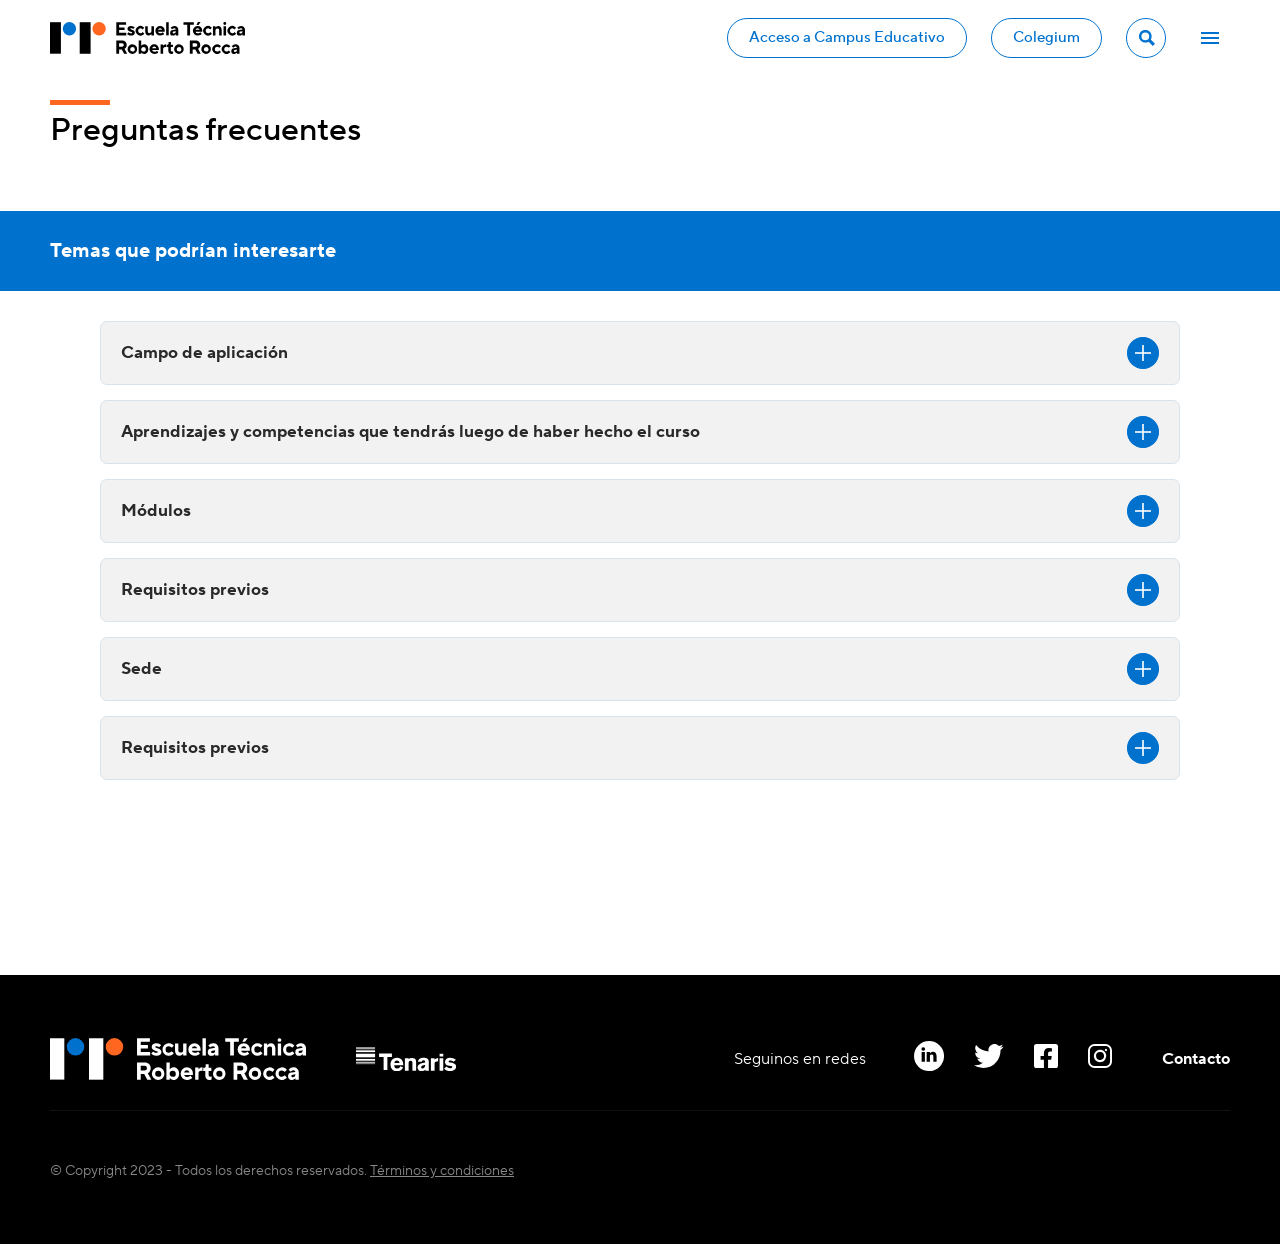
<file: preguntas_frecuentes.html>
<!DOCTYPE html>
<html lang="en">
<head>
    <meta charset="UTF-8">
    <meta http-equiv="X-UA-Compatible" content="IE=edge">
    <meta name="viewport" content="width=device-width, initial-scale=1.0">
    <title>Preguntas Frecuentes</title>
    <link rel="stylesheet" href="resources/css/swiper.css">
    <link rel="stylesheet" href="resources/css/preguntas_frecuentes.css?8">
</head>
<body class="preguntas_frecuentes_page">

    <header id="header_sticky" class="header_sticky">
        <div class="header_sticky_top">
            <div class="header_sticky_top_wrp">
                <div class=" header_sticky_izq">
                    <a class="header_sticky_izq_logo" title="Roberto Rocca"  href="index.html">
                        <svg xmlns="http://www.w3.org/2000/svg" width="195.627" height="32" viewBox="0 0 195.627 32">
                            <g id="Logo_Escuela_Tecnica_Roberto_Rocca" data-name="Logo Escuela Tecnica Roberto Rocca" transform="translate(0 0)">
                              <rect id="Rectángulo_23" data-name="Rectángulo 23" width="10.937" height="31.65" transform="translate(29.805 0.157)"/>
                              <path id="Trazado_85" data-name="Trazado 85" d="M170.953,6.7a6.7,6.7,0,1,1-6.7-6.7,6.7,6.7,0,0,1,6.7,6.7" transform="translate(-114.983 0)" fill="#ff6720"/>
                              <rect id="Rectángulo_25" data-name="Rectángulo 25" width="10.937" height="31.587" transform="translate(0 0.157)"/>
                              <path id="Trazado_86" data-name="Trazado 86" d="M60.763,6.7a6.7,6.7,0,1,1-6.7-6.7,6.7,6.7,0,0,1,6.7,6.7" transform="translate(-34.566 0)" fill="#0072ce"/>
                              <path id="Trazado_87" data-name="Trazado 87" d="M246.157.609V13.816h10V11.175h-7.17V8.344h5.472V5.8h-5.472V3.25h6.981V.609Z" transform="translate(-179.644 -0.444)"/>
                              <path id="Trazado_88" data-name="Trazado 88" d="M287.716,20.9a3,3,0,0,0,.66.528,3.254,3.254,0,0,0,1.792.51c.849,0,1.132-.283,1.132-.66,0-1.038-4.717-.849-4.717-3.868,0-1.509,1.321-2.83,3.679-2.83a5.166,5.166,0,0,1,2.679.717,4.408,4.408,0,0,1,.906.7l-1.509,1.6a3.114,3.114,0,0,0-.547-.377,3.033,3.033,0,0,0-1.529-.377c-.66,0-.943.283-.943.566,0,1.038,4.717.849,4.717,3.868,0,1.585-1.321,2.924-3.868,2.924a5.4,5.4,0,0,1-2.943-.849,4.519,4.519,0,0,1-1.019-.849Z" transform="translate(-208.873 -10.637)"/>
                              <path id="Trazado_89" data-name="Trazado 89" d="M326.361,22.31a4.056,4.056,0,0,1-.943.943,4.812,4.812,0,1,1,0-7.736,4.056,4.056,0,0,1,.943.943l-1.6,1.6a3.433,3.433,0,0,0-.6-.566,2.856,2.856,0,0,0-1.66-.566,2.455,2.455,0,0,0,0,4.906,2.856,2.856,0,0,0,1.66-.566,3.432,3.432,0,0,0,.6-.566Z" transform="translate(-231.775 -10.636)"/>
                              <path id="Trazado_90" data-name="Trazado 90" d="M353.559,15.273h2.547v5.189a1.6,1.6,0,0,0,1.7,1.792,1.959,1.959,0,0,0,1.981-2.075V15.273h2.547v9.245h-2.547V23.2h-.094a4.42,4.42,0,0,1-.7.755,3.188,3.188,0,0,1-2.038.755c-1.887,0-3.4-1.509-3.4-3.868Z" transform="translate(-258.026 -11.146)"/>
                              <path id="Trazado_91" data-name="Trazado 91" d="M397.891,18.442a2.145,2.145,0,0,0-4.151,0Zm2.075,4.245a4.761,4.761,0,0,1-1.019.755A5.98,5.98,0,0,1,396,24.2a4.812,4.812,0,1,1-.094-9.623,4.63,4.63,0,0,1,4.623,4.623,7.391,7.391,0,0,1-.056.811l-.038.321h-6.7a2.375,2.375,0,0,0,2.453,1.6,3.249,3.249,0,0,0,1.83-.509,2.434,2.434,0,0,0,.623-.529Z" transform="translate(-285.423 -10.636)"/>
                              <rect id="Rectángulo_28" data-name="Rectángulo 28" width="2.547" height="13.208" transform="translate(116.546 0.165)"/>
                              <path id="Trazado_92" data-name="Trazado 92" d="M451.69,19.857l-2.075.377c-.66.132-1.038.472-1.038.944,0,.585.377.943,1.132.943a1.959,1.959,0,0,0,1.981-2.075Zm0,3.019H451.6a3.855,3.855,0,0,1-.7.66,3.276,3.276,0,0,1-2.038.66,2.63,2.63,0,0,1-2.83-2.642,2.99,2.99,0,0,1,2.736-2.962l2.925-.528a1.478,1.478,0,0,0-1.6-1.226,2.43,2.43,0,0,0-1.528.528,2.813,2.813,0,0,0-.547.51l-1.51-1.509a4.979,4.979,0,0,1,3.774-1.793,3.711,3.711,0,0,1,3.962,3.679v5.755H451.69Z" transform="translate(-325.512 -10.636)"/>
                              <path id="Trazado_93" data-name="Trazado 93" d="M495.61.609V3.25h3.773V13.816h2.83V3.25h3.774V.609Z" transform="translate(-361.694 -0.444)"/>
                              <path id="Trazado_94" data-name="Trazado 94" d="M535.6.259h2.642l-2.076,2.83h-2.076Zm1.7,7.736a2.145,2.145,0,0,0-4.151,0Zm2.075,4.245a4.759,4.759,0,0,1-1.019.755,5.98,5.98,0,0,1-2.943.755,4.812,4.812,0,1,1-.094-9.622,4.63,4.63,0,0,1,4.623,4.623,7.39,7.39,0,0,1-.056.811l-.038.321h-6.7a2.375,2.375,0,0,0,2.453,1.6,3.25,3.25,0,0,0,1.83-.509,2.431,2.431,0,0,0,.623-.529Z" transform="translate(-387.16 -0.189)"/>
                              <path id="Trazado_95" data-name="Trazado 95" d="M577.217,22.31a4.064,4.064,0,0,1-.943.943,4.812,4.812,0,1,1,0-7.736,4.064,4.064,0,0,1,.943.943l-1.6,1.6a3.432,3.432,0,0,0-.6-.566,2.856,2.856,0,0,0-1.66-.566,2.455,2.455,0,0,0,0,4.906,2.856,2.856,0,0,0,1.66-.566,3.431,3.431,0,0,0,.6-.566Z" transform="translate(-414.849 -10.636)"/>
                              <path id="Trazado_96" data-name="Trazado 96" d="M604.932,14.764h2.547v1.321h.095a4.429,4.429,0,0,1,.7-.755,3.145,3.145,0,0,1,2.038-.755c1.887,0,3.4,1.509,3.4,3.868v5.566h-2.547V18.82a1.6,1.6,0,0,0-1.7-1.793,1.959,1.959,0,0,0-1.981,2.076v4.906h-2.547Z" transform="translate(-441.478 -10.637)"/>
                              <path id="Trazado_97" data-name="Trazado 97" d="M643.751,4.316H646.3v9.245h-2.547ZM645.034.259a1.446,1.446,0,0,1,1.453,1.415,1.463,1.463,0,0,1-1.472,1.415,1.446,1.446,0,0,1-1.453-1.415A1.463,1.463,0,0,1,645.034.259" transform="translate(-469.67 -0.189)"/>
                              <path id="Trazado_98" data-name="Trazado 98" d="M667.251,22.31a4.064,4.064,0,0,1-.943.943,4.812,4.812,0,1,1,0-7.736,4.064,4.064,0,0,1,.943.943l-1.6,1.6a3.428,3.428,0,0,0-.6-.566,2.856,2.856,0,0,0-1.66-.566,2.455,2.455,0,0,0,0,4.906,2.856,2.856,0,0,0,1.66-.566,3.427,3.427,0,0,0,.6-.566Z" transform="translate(-480.555 -10.636)"/>
                              <path id="Trazado_99" data-name="Trazado 99" d="M699.285,19.857l-2.075.377c-.66.132-1.038.472-1.038.944,0,.585.378.943,1.132.943a1.959,1.959,0,0,0,1.981-2.075Zm0,3.019h-.094a3.849,3.849,0,0,1-.7.66,3.275,3.275,0,0,1-2.038.66,2.63,2.63,0,0,1-2.83-2.642,2.99,2.99,0,0,1,2.736-2.962l2.925-.528a1.478,1.478,0,0,0-1.6-1.226,2.431,2.431,0,0,0-1.528.528,2.818,2.818,0,0,0-.547.51l-1.51-1.509a4.979,4.979,0,0,1,3.774-1.793,3.711,3.711,0,0,1,3.962,3.679v5.755h-2.547Z" transform="translate(-506.206 -10.636)"/>
                              <path id="Trazado_100" data-name="Trazado 100" d="M251.912,75.077a1.792,1.792,0,1,0,0-3.585h-2.924v3.585Zm-5.754-6.226h5.849a4.261,4.261,0,0,1,4.622,4.434,4.2,4.2,0,0,1-1.132,3.075,3.414,3.414,0,0,1-1.132.793l2.736,4.906h-3.113l-2.358-4.34h-2.642v4.34h-2.83Z" transform="translate(-179.645 -50.247)"/>
                              <path id="Trazado_101" data-name="Trazado 101" d="M295.32,87.628a2.36,2.36,0,1,0-2.359,2.453,2.359,2.359,0,0,0,2.359-2.453m-2.359-4.811a4.812,4.812,0,1,1-4.906,4.811,4.852,4.852,0,0,1,4.906-4.811" transform="translate(-210.223 -60.439)"/>
                              <path id="Trazado_102" data-name="Trazado 102" d="M336.427,77.436a2.36,2.36,0,1,0-2.359,2.453,2.359,2.359,0,0,0,2.359-2.453m-7.17-8.585H331.8v5.283h.095a3.38,3.38,0,0,1,.717-.755,3.574,3.574,0,0,1,2.207-.755c2.189,0,4.151,2,4.151,4.811,0,2.83-1.962,4.811-4.151,4.811a3.574,3.574,0,0,1-2.207-.755,3.379,3.379,0,0,1-.717-.755H331.8v1.321h-2.547Z" transform="translate(-240.29 -50.247)"/>
                              <path id="Trazado_103" data-name="Trazado 103" d="M376.2,86.685a2.145,2.145,0,0,0-4.151,0Zm2.075,4.245a4.753,4.753,0,0,1-1.019.755,5.98,5.98,0,0,1-2.943.755,4.812,4.812,0,1,1-.094-9.622,4.63,4.63,0,0,1,4.623,4.623,7.375,7.375,0,0,1-.056.811l-.038.321h-6.7a2.375,2.375,0,0,0,2.453,1.6,3.249,3.249,0,0,0,1.83-.509,2.436,2.436,0,0,0,.623-.528Z" transform="translate(-269.595 -60.439)"/>
                              <path id="Trazado_104" data-name="Trazado 104" d="M410.612,83.007h2.547v1.321h.095a4.419,4.419,0,0,1,.7-.755,3.145,3.145,0,0,1,2.038-.755h.189v2.736l-.208-.038a4.438,4.438,0,0,0-.641-.057,2.216,2.216,0,0,0-2.17,2.453v4.339h-2.547Z" transform="translate(-299.663 -60.44)"/>
                              <path id="Trazado_105" data-name="Trazado 105" d="M434.911,78.928h-1.6V76.569h.849c.7,0,1.038-.377,1.038-1.132v-1.7h2.264v2.83h2.076v2.358h-2.076v3.113a1.168,1.168,0,0,0,1.226,1.321,2.8,2.8,0,0,0,.736-.094,1.426,1.426,0,0,0,.3-.094v2.358c-.151.057-.321.094-.491.151a5.232,5.232,0,0,1-1.208.132c-1.887,0-3.113-1.208-3.113-3.4Z" transform="translate(-316.225 -53.814)"/>
                              <path id="Trazado_106" data-name="Trazado 106" d="M468.156,87.628a2.36,2.36,0,1,0-2.359,2.453,2.359,2.359,0,0,0,2.359-2.453M465.8,82.817a4.812,4.812,0,1,1-4.906,4.811,4.852,4.852,0,0,1,4.906-4.811" transform="translate(-336.358 -60.439)"/>
                              <path id="Trazado_107" data-name="Trazado 107" d="M524.956,75.077a1.792,1.792,0,0,0,0-3.585h-2.925v3.585ZM519.2,68.851h5.849a4.261,4.261,0,0,1,4.622,4.434,4.2,4.2,0,0,1-1.132,3.075,3.413,3.413,0,0,1-1.132.793l2.736,4.906h-3.113l-2.358-4.34h-2.641v4.34H519.2Z" transform="translate(-378.912 -50.247)"/>
                              <path id="Trazado_108" data-name="Trazado 108" d="M569.062,87.628a2.36,2.36,0,1,0-2.359,2.453,2.359,2.359,0,0,0,2.359-2.453M566.7,82.817a4.812,4.812,0,1,1-4.906,4.811,4.852,4.852,0,0,1,4.906-4.811" transform="translate(-409.998 -60.439)"/>
                              <path id="Trazado_109" data-name="Trazado 109" d="M611.073,90.553a4.066,4.066,0,0,1-.943.943,4.812,4.812,0,1,1,0-7.736,4.061,4.061,0,0,1,.943.943l-1.6,1.6a3.45,3.45,0,0,0-.6-.566,2.858,2.858,0,0,0-1.66-.566,2.455,2.455,0,0,0,0,4.906,2.856,2.856,0,0,0,1.66-.566,3.428,3.428,0,0,0,.6-.566Z" transform="translate(-439.556 -60.439)"/>
                              <path id="Trazado_110" data-name="Trazado 110" d="M645.99,90.553a4.061,4.061,0,0,1-.943.943,4.812,4.812,0,1,1,0-7.736,4.057,4.057,0,0,1,.943.943l-1.6,1.6a3.46,3.46,0,0,0-.6-.566,2.859,2.859,0,0,0-1.66-.566,2.455,2.455,0,0,0,0,4.906,2.857,2.857,0,0,0,1.66-.566,3.438,3.438,0,0,0,.6-.566Z" transform="translate(-465.038 -60.439)"/>
                              <path id="Trazado_111" data-name="Trazado 111" d="M678.84,88.1l-2.076.377c-.66.132-1.038.472-1.038.944,0,.585.378.943,1.132.943a1.959,1.959,0,0,0,1.981-2.075Zm0,3.019h-.094a3.856,3.856,0,0,1-.7.66,3.275,3.275,0,0,1-2.038.66,2.63,2.63,0,0,1-2.83-2.641,2.989,2.989,0,0,1,2.736-2.962l2.925-.529a1.478,1.478,0,0,0-1.6-1.226,2.429,2.429,0,0,0-1.528.529,2.809,2.809,0,0,0-.547.509l-1.51-1.509a4.979,4.979,0,0,1,3.774-1.793,3.71,3.71,0,0,1,3.962,3.679v5.755H678.84Z" transform="translate(-491.285 -60.439)"/>
                            </g>
                          </svg>
                    </a>
                </div>
                <div class="header_sticky_der">
                    <a class="header_sticky_der_campus" title="Acceder al campus"  href="#"><span>Acceso a</span>Campus<span>Educativo</span></a>
                    <a class="header_sticky_der_campus" title="Colegium"  href="#"> <span>Colegium</span> </a>
                    <div class="header_sticky_der_buscador">
                        <button><svg class="header_sticky_der_buscador_svg" xmlns="http://www.w3.org/2000/svg" width="16" height="16" viewBox="0 0 16 16">
                            <path id="Icon_map-search" data-name="Icon map-search" d="M13.148,11.019a6.328,6.328,0,1,0-2.13,2.128l4.293,4.293,2.129-2.13Zm-5.395.64a3.9,3.9,0,1,1,3.905-3.9,3.91,3.91,0,0,1-3.905,3.9Z" transform="translate(-1.44 -1.44)" fill="#070707"/>
                          </svg></button>
                          <input class="header_der_buscador_input" type="text" placeholder="Buscar">                           
                    </div>
                    <button title="Abrir menú" aria-label="Abrir menú" id="hamburguesa" class="header_sticky_der_hamburguesa">
                        <div class="header_sticky_der_hamburguesa_linea"></div>
                        <div class="header_sticky_der_hamburguesa_linea"></div>
                        <div class="header_sticky_der_hamburguesa_linea"></div>
                    </button>
            
                </div>
            </div>
        </div>
    </header>

    <main class="padding_main">

        <div class="container">
            <div id="menu" class="menu_wrp">
                <button class="menu_close2" aria-label="Cerrar menú" title="Cerrar menú">
                    <svg id="close2" class="menu_close" xmlns="http://www.w3.org/2000/svg" width="41" height="41" viewBox="0 0 41 41">
                        <g id="Grupo_23356" data-name="Grupo 23356" transform="translate(-1257 -41)">
                          <g id="Componente_186_2" data-name="Componente 186 – 2" transform="translate(1257 41)">
                            <circle id="Elipse_1" data-name="Elipse 1" cx="20.5" cy="20.5" r="20.5" fill="#f1f1f1"/>
                            <g id="Elipse_387" data-name="Elipse 387" fill="none" stroke="#fff" stroke-width="1">
                              <circle cx="20.5" cy="20.5" r="20.5" stroke="none"/>
                              <circle cx="20.5" cy="20.5" r="20" fill="none"/>
                            </g>
                            <g id="Grupo_23094" data-name="Grupo 23094" transform="translate(-1258.5 -41.5)">
                              <rect id="Rectángulo_57696" data-name="Rectángulo 57696" width="18" height="2" transform="translate(1271.929 67.657) rotate(-45)"/>
                              <rect id="Rectángulo_57697" data-name="Rectángulo 57697" width="18" height="2" transform="translate(1284.657 69.071) rotate(-135)"/>
                            </g>
                            <g id="menu_black_24dp" transform="translate(17)">
                              <path id="Trazado_8094" data-name="Trazado 8094" d="M0,0H24V24H0Z" fill="none"/>
                            </g>
                          </g>
                        </g>
                    </svg> 
                </button>
                <nav class="menu">
                    <svg id="close" class="menu_close" xmlns="http://www.w3.org/2000/svg" width="32" height="32" viewBox="0 0 32 32">
                        <g id="Grupo_23142" data-name="Grupo 23142" transform="translate(-316 -10)">
                        <g id="Elipse_1" data-name="Elipse 1" transform="translate(316 10)" fill="none" stroke="#fff" stroke-width="1">
                            <circle cx="16" cy="16" r="16" stroke="none"/>
                            <circle cx="16" cy="16" r="15.5" fill="none"/>
                        </g>
                        <g id="Grupo_23094" data-name="Grupo 23094" transform="translate(325 19)">
                            <rect id="Rectángulo_57696" data-name="Rectángulo 57696" width="18" height="2" transform="translate(0 12.728) rotate(-45)" fill="#fff"/>
                            <rect id="Rectángulo_57697" data-name="Rectángulo 57697" width="18" height="2" transform="translate(12.729 14.143) rotate(-135)" fill="#fff"/>
                        </g>
                        </g>
                    </svg>
                    <a id="primerboton" class="menu_btn" href="#" title="Inicio">
                        <p>Inicio</p>
                    </a>
                    <a id="segundoboton" class="menu_btn" href="#" title="Nuestra escuela">
                        <p>Nuestra escuela</p>
                    </a>  
                    <a class="menu_btn" href="#" title="Nuestro equipo">
                        <p>Nuestro equipo</p>
                    </a>
                    <a class="menu_btn" href="#" title="Proeceso de admisíon">
                        <p>Proeceso de admisíon</p>
                    </a>
                    <a class="menu_btn" href="#" title="Prácticas profesionalizantes">
                        <p>Prácticas profesionalizantes</p>
                    </a>
                    <a class="menu_btn" href="#" title="Cursos de formación profesional">
                        <p>Cursos de formación profesional</p>
                    </a>
                    <a class="menu_btn" href="#" title="Contacto">
                        <p>Contacto</p>
                    </a>
                    <a class="menu_btn" href="#" title="Preguntas frecuentes">
                        <p>Preguntas frecuentes</p>
                    </a>

                    <div class="menu_campus_wrp">
                        <a class="menu_campus" title="Acceder al campus"  href="#"> <span>Acceso a </span> Campus <span> Educativo </span> </a>
                        <a class="menu_campus" title="Colegium"  href="#"> <span> Colegium </span> </a>
                    </div>

                    <div class="menu_buscar">
                        <input class="menu_buscar_input" placeholder="Buscar">
                        <a title="Buscar en todo el sitio"  href="#"> <svg xmlns="http://www.w3.org/2000/svg" width="20" height="20" viewBox="0 0 23.523 23.523">
                            <path id="Icon_map-search" data-name="Icon map-search" d="M18.653,15.523a9.3,9.3,0,1,0-3.132,3.129l6.312,6.311,3.13-3.132Zm-7.931.941a5.739,5.739,0,1,1,5.742-5.736,5.748,5.748,0,0,1-5.742,5.736Z" transform="translate(-1.44 -1.44)" fill="#fff"/>
                        </svg></a>
                    </div>
                    
                    <div class="menu_redes">
                        <p>Seguinos en redes</p>
                        <div class="menu_redes_wrp">
                            <a href="#"><svg id="facebook-logo" xmlns="http://www.w3.org/2000/svg" width="14.916" height="27.589" viewBox="0 0 14.916 27.589">
                                <path id="Trazado_2045" data-name="Trazado 2045" d="M36.432.006,32.854,0c-4.019,0-6.617,2.665-6.617,6.79V9.92h-3.6a.563.563,0,0,0-.563.563v4.536a.563.563,0,0,0,.563.563h3.6V27.027a.562.562,0,0,0,.563.563h4.693a.563.563,0,0,0,.563-.563V15.581h4.206a.562.562,0,0,0,.563-.563l0-4.536a.563.563,0,0,0-.563-.563H32.055V7.267c0-1.276.3-1.923,1.966-1.923h2.41a.562.562,0,0,0,.562-.563V.568A.563.563,0,0,0,36.432.006Z" transform="translate(-22.077)" fill="#0072ce"/>
                              </svg>
                            </a>
                            <a href="#"><svg id="twitter-2" xmlns="http://www.w3.org/2000/svg" width="31.579" height="25.658" viewBox="0 0 31.579 25.658">
                                <g id="Grupo_506" data-name="Grupo 506" transform="translate(0)">
                                  <path id="Trazado_2044" data-name="Trazado 2044" d="M31.579,51.038a13.5,13.5,0,0,1-3.73,1.022A6.438,6.438,0,0,0,30.7,48.482a12.938,12.938,0,0,1-4.105,1.567,6.474,6.474,0,0,0-11.2,4.427,6.666,6.666,0,0,0,.15,1.476A18.325,18.325,0,0,1,2.2,49.18a6.476,6.476,0,0,0,1.99,8.653,6.393,6.393,0,0,1-2.925-.8v.071A6.5,6.5,0,0,0,6.45,63.468a6.461,6.461,0,0,1-1.7.213,5.725,5.725,0,0,1-1.226-.111,6.536,6.536,0,0,0,6.049,4.51,13.008,13.008,0,0,1-8.027,2.761A12.126,12.126,0,0,1,0,70.753a18.226,18.226,0,0,0,9.932,2.905c11.913,0,18.427-9.869,18.427-18.423,0-.286-.01-.563-.024-.837A12.915,12.915,0,0,0,31.579,51.038Z" transform="translate(0 -48)" fill="#0072ce"/>
                                </g>
                              </svg>
                            </a>
                            <a href="#"><svg id="instagram_logo" xmlns="http://www.w3.org/2000/svg" width="27.766" height="27.766" viewBox="0 0 27.766 27.766">
                                <g id="Grupo_501" data-name="Grupo 501">
                                  <g id="Grupo_500" data-name="Grupo 500">
                                    <path id="Trazado_2041" data-name="Trazado 2041" d="M20.264,0H7.5A7.511,7.511,0,0,0,0,7.5V20.264a7.511,7.511,0,0,0,7.5,7.5H20.264a7.511,7.511,0,0,0,7.5-7.5V7.5A7.511,7.511,0,0,0,20.264,0Zm5.259,20.264a5.265,5.265,0,0,1-5.259,5.259H7.5a5.265,5.265,0,0,1-5.259-5.259V7.5A5.265,5.265,0,0,1,7.5,2.243H20.264A5.265,5.265,0,0,1,25.523,7.5Z" fill="#0072ce"/>
                                  </g>
                                </g>
                                <g id="Grupo_503" data-name="Grupo 503" transform="translate(7.711 7.602)">
                                  <g id="Grupo_502" data-name="Grupo 502">
                                    <path id="Trazado_2042" data-name="Trazado 2042" d="M154.571,145.484a6.225,6.225,0,1,0-6.172,7.141,6.311,6.311,0,0,0,.926-.069,6.226,6.226,0,0,0,5.246-7.072ZM149,150.337a3.983,3.983,0,1,1,3.356-4.524A3.956,3.956,0,0,1,149,150.337Z" transform="translate(-142.185 -140.171)" fill="#0072ce"/>
                                  </g>
                                </g>
                                <g id="Grupo_505" data-name="Grupo 505" transform="translate(19.78 5.743)">
                                  <g id="Grupo_504" data-name="Grupo 504">
                                    <path id="Trazado_2043" data-name="Trazado 2043" d="M366.656,106.222a1.122,1.122,0,1,0,.329.793A1.13,1.13,0,0,0,366.656,106.222Z" transform="translate(-364.741 -105.893)" fill="#0072ce"/>
                                  </g>
                                </g>
                              </svg>
                            </a>
                            <a href="#"><svg xmlns="http://www.w3.org/2000/svg" width="28.509" height="28.509" viewBox="0 0 28.509 28.509">
                                <path id="Trazado_2453" data-name="Trazado 2453" d="M21.353,7.1A14.255,14.255,0,1,0,35.607,21.353,14.255,14.255,0,0,0,21.353,7.1ZM17.427,26.9H14.345V17.624h3.082ZM15.886,16.358h-.021a1.607,1.607,0,1,1,.041-3.2,1.607,1.607,0,1,1-.02,3.2ZM28.544,26.9H25.461V21.935c0-1.246-.446-2.1-1.562-2.1a1.687,1.687,0,0,0-1.582,1.127,2.11,2.11,0,0,0-.1.752V26.9H19.132s.041-8.4,0-9.273h3.083v1.314a3.061,3.061,0,0,1,2.779-1.532c2.029,0,3.55,1.325,3.55,4.173V26.9Z" transform="translate(-7.098 -7.098)" fill="#0072ce"/>
                              </svg>
                            </a>
                        </div>
                    </div>
                </nav>
            </div>
        </div>


        <div class="modulo_preguntas_frecuentes ficha">
            <div id="proceso_administrativos"></div>

            <div class="modulo_preguntas_frecuentes generic_title">
                <svg xmlns="http://www.w3.org/2000/svg" width="60" height="5" viewBox="0 0 60 5">
                    <line id="Línea_2767" data-name="Línea 2767" x2="60" transform="translate(0 2.5)" fill="none" stroke="#ff6720" stroke-width="5"/>
                </svg>
                <h2 class="preguntas_frecuentes_page_title">Preguntas frecuentes</h2>
            </div>

            <div class="modulo_preguntas_frecuentes_titulo">
                <p>Temas que podrían interesarte</p>
            </div>

            <div class="modulo_preguntas_frecuentes_preguntas">

                <div class="modulo_preguntas_frecuentes_pregunta">
                    <div class="modulo_preguntas_frecuentes_pregunta_principal">
                        <svg class="modulo_preguntas_frecuentes_pregunta_principal_svg" id="_" data-name="+" xmlns="http://www.w3.org/2000/svg" width="32" height="32" viewBox="0 0 40 40">
                            <rect id="Rectángulo_56303" data-name="Rectángulo 56303" width="20" height="2" transform="translate(10 19)" fill="#69b3e7"/>
                            <rect id="Rectángulo_56305" data-name="Rectángulo 56305" width="20" height="2" transform="translate(21 10) rotate(90)" fill="#69b3e7"/>
                            <g id="Rectángulo_57781" data-name="Rectángulo 57781" fill="none" stroke="#888" stroke-width="1">
                              <rect width="32" height="32" rx="20" stroke="none"/>
                              <rect x="0.5" y="0.5" width="39" height="39" rx="19.5" fill="none"/>
                            </g>
                          </svg>
                        <p class="modulo_preguntas_frecuentes_pregunta_principal_titulo">Campo de aplicación</p>
                    </div>
                    <div class="modulo_preguntas_frecuentes_info">
                    <p>Lorem ipsum dolor sit amet, consectetur adipiscing elit, sed do eiusmod tempor incididunt ut labore et dolore magna it amet, consectetur adipiscing elit, sed do eiusmod tempor incididunt ut labore et dolore magna aliqua. Ut enim ad minim veniam, quis nostrud exercitation ullamco laboris nisi ut aliquip ex ea commodo consequat. Duisit amet, consectetur adipiscing elit, sed do eiusmod tempor incididunt ut labore et dolore magna aliqua.</p>          
                        <p class="modulo_preguntas_frecuentes_info_ejemplo">Listado con bullets de ejemplo</p>
                        <p class="modulo_preguntas_frecuentes_info_ejemplo">Listado con bullets de ejemplo</p>
                        <p class="modulo_preguntas_frecuentes_info_ejemplo">Listado con bullets de ejemplo</p>
                    </div>
                </div>
                <div class="modulo_preguntas_frecuentes_pregunta">
                    <div class="modulo_preguntas_frecuentes_pregunta_principal">
                        <svg class="modulo_preguntas_frecuentes_pregunta_principal_svg" id="_" data-name="+" xmlns="http://www.w3.org/2000/svg" width="32" height="32" viewBox="0 0 40 40">
                            <rect id="Rectángulo_56303" data-name="Rectángulo 56303" width="20" height="2" transform="translate(10 19)" fill="#69b3e7"/>
                            <rect id="Rectángulo_56305" data-name="Rectángulo 56305" width="20" height="2" transform="translate(21 10) rotate(90)" fill="#69b3e7"/>
                            <g id="Rectángulo_57781" data-name="Rectángulo 57781" fill="none" stroke="#888" stroke-width="1">
                              <rect width="32" height="32" rx="20" stroke="none"/>
                              <rect x="0.5" y="0.5" width="39" height="39" rx="19.5" fill="none"/>
                            </g>
                          </svg>
                        <p class="modulo_preguntas_frecuentes_pregunta_principal_titulo">Aprendizajes y competencias que tendrás luego de haber hecho el curso</p>
                    </div>
                    <div class="modulo_preguntas_frecuentes_info">
                    <p>Lorem ipsum dolor sit amet, consectetur adipiscing elit, sed do eiusmod tempor incididunt ut labore et dolore magna it amet, consectetur adipiscing elit, sed do eiusmod tempor incididunt ut labore et dolore magna aliqua. Ut enim ad minim veniam, quis nostrud exercitation ullamco laboris nisi ut aliquip ex ea commodo consequat. Duisit amet, consectetur adipiscing elit, sed do eiusmod tempor incididunt ut labore et dolore magna aliqua.</p>          
                        <p class="modulo_preguntas_frecuentes_info_ejemplo">Listado con bullets de ejemplo</p>
                        <p class="modulo_preguntas_frecuentes_info_ejemplo">Listado con bullets de ejemplo</p>
                        <p class="modulo_preguntas_frecuentes_info_ejemplo">Listado con bullets de ejemplo</p>
                    </div>
                </div>
                <div class="modulo_preguntas_frecuentes_pregunta">
                    <div class="modulo_preguntas_frecuentes_pregunta_principal">
                        <svg class="modulo_preguntas_frecuentes_pregunta_principal_svg" id="_" data-name="+" xmlns="http://www.w3.org/2000/svg" width="32" height="32" viewBox="0 0 40 40">
                            <rect id="Rectángulo_56303" data-name="Rectángulo 56303" width="20" height="2" transform="translate(10 19)" fill="#69b3e7"/>
                            <rect id="Rectángulo_56305" data-name="Rectángulo 56305" width="20" height="2" transform="translate(21 10) rotate(90)" fill="#69b3e7"/>
                            <g id="Rectángulo_57781" data-name="Rectángulo 57781" fill="none" stroke="#888" stroke-width="1">
                              <rect width="32" height="32" rx="20" stroke="none"/>
                              <rect x="0.5" y="0.5" width="39" height="39" rx="19.5" fill="none"/>
                            </g>
                          </svg>
                        <p class="modulo_preguntas_frecuentes_pregunta_principal_titulo">Módulos</p>
                    </div>
                    <div class="modulo_preguntas_frecuentes_info">
                    <p>Lorem ipsum dolor sit amet, consectetur adipiscing elit, sed do eiusmod tempor incididunt ut labore et dolore magna it amet, consectetur adipiscing elit, sed do eiusmod tempor incididunt ut labore et dolore magna aliqua. Ut enim ad minim veniam, quis nostrud exercitation ullamco laboris nisi ut aliquip ex ea commodo consequat. Duisit amet, consectetur adipiscing elit, sed do eiusmod tempor incididunt ut labore et dolore magna aliqua.</p>          
                        <p class="modulo_preguntas_frecuentes_info_ejemplo">Listado con bullets de ejemplo</p>
                        <p class="modulo_preguntas_frecuentes_info_ejemplo">Listado con bullets de ejemplo</p>
                        <p class="modulo_preguntas_frecuentes_info_ejemplo">Listado con bullets de ejemplo</p>
                    </div>
                </div>
                <div class="modulo_preguntas_frecuentes_pregunta">
                    <div class="modulo_preguntas_frecuentes_pregunta_principal">
                        <svg class="modulo_preguntas_frecuentes_pregunta_principal_svg" id="_" data-name="+" xmlns="http://www.w3.org/2000/svg" width="32" height="32" viewBox="0 0 40 40">
                            <rect id="Rectángulo_56303" data-name="Rectángulo 56303" width="20" height="2" transform="translate(10 19)" fill="#69b3e7"/>
                            <rect id="Rectángulo_56305" data-name="Rectángulo 56305" width="20" height="2" transform="translate(21 10) rotate(90)" fill="#69b3e7"/>
                            <g id="Rectángulo_57781" data-name="Rectángulo 57781" fill="none" stroke="#888" stroke-width="1">
                              <rect width="32" height="32" rx="20" stroke="none"/>
                              <rect x="0.5" y="0.5" width="39" height="39" rx="19.5" fill="none"/>
                            </g>
                          </svg>
                        <p class="modulo_preguntas_frecuentes_pregunta_principal_titulo">Requisitos previos</p>
                    </div>
                    <div class="modulo_preguntas_frecuentes_info">
                    <p>Lorem ipsum dolor sit amet, consectetur adipiscing elit, sed do eiusmod tempor incididunt ut labore et dolore magna it amet, consectetur adipiscing elit, sed do eiusmod tempor incididunt ut labore et dolore magna aliqua. Ut enim ad minim veniam, quis nostrud exercitation ullamco laboris nisi ut aliquip ex ea commodo consequat. Duisit amet, consectetur adipiscing elit, sed do eiusmod tempor incididunt ut labore et dolore magna aliqua.</p>          
                        <p class="modulo_preguntas_frecuentes_info_ejemplo">Listado con bullets de ejemplo</p>
                        <p class="modulo_preguntas_frecuentes_info_ejemplo">Listado con bullets de ejemplo</p>
                        <p class="modulo_preguntas_frecuentes_info_ejemplo">Listado con bullets de ejemplo</p>
                    </div>
                </div>
                <div class="modulo_preguntas_frecuentes_pregunta">
                    <div class="modulo_preguntas_frecuentes_pregunta_principal">
                        <svg class="modulo_preguntas_frecuentes_pregunta_principal_svg" id="_" data-name="+" xmlns="http://www.w3.org/2000/svg" width="32" height="32" viewBox="0 0 40 40">
                            <rect id="Rectángulo_56303" data-name="Rectángulo 56303" width="20" height="2" transform="translate(10 19)" fill="#69b3e7"/>
                            <rect id="Rectángulo_56305" data-name="Rectángulo 56305" width="20" height="2" transform="translate(21 10) rotate(90)" fill="#69b3e7"/>
                            <g id="Rectángulo_57781" data-name="Rectángulo 57781" fill="none" stroke="#888" stroke-width="1">
                              <rect width="32" height="32" rx="20" stroke="none"/>
                              <rect x="0.5" y="0.5" width="39" height="39" rx="19.5" fill="none"/>
                            </g>
                          </svg>
                        <p class="modulo_preguntas_frecuentes_pregunta_principal_titulo">Sede</p>
                    </div>
                    <div class="modulo_preguntas_frecuentes_info">
                    <p>Lorem ipsum dolor sit amet, consectetur adipiscing elit, sed do eiusmod tempor incididunt ut labore et dolore magna it amet, consectetur adipiscing elit, sed do eiusmod tempor incididunt ut labore et dolore magna aliqua. Ut enim ad minim veniam, quis nostrud exercitation ullamco laboris nisi ut aliquip ex ea commodo consequat. Duisit amet, consectetur adipiscing elit, sed do eiusmod tempor incididunt ut labore et dolore magna aliqua.</p>          
                        <p class="modulo_preguntas_frecuentes_info_ejemplo">Listado con bullets de ejemplo</p>
                        <p class="modulo_preguntas_frecuentes_info_ejemplo">Listado con bullets de ejemplo</p>
                        <p class="modulo_preguntas_frecuentes_info_ejemplo">Listado con bullets de ejemplo</p>
                    </div>
                </div>
                <div class="modulo_preguntas_frecuentes_pregunta">
                    <div class="modulo_preguntas_frecuentes_pregunta_principal">
                        <svg class="modulo_preguntas_frecuentes_pregunta_principal_svg" id="_" data-name="+" xmlns="http://www.w3.org/2000/svg" width="32" height="32" viewBox="0 0 40 40">
                            <rect id="Rectángulo_56303" data-name="Rectángulo 56303" width="20" height="2" transform="translate(10 19)" fill="#69b3e7"/>
                            <rect id="Rectángulo_56305" data-name="Rectángulo 56305" width="20" height="2" transform="translate(21 10) rotate(90)" fill="#69b3e7"/>
                            <g id="Rectángulo_57781" data-name="Rectángulo 57781" fill="none" stroke="#888" stroke-width="1">
                              <rect width="32" height="32" rx="20" stroke="none"/>
                              <rect x="0.5" y="0.5" width="39" height="39" rx="19.5" fill="none"/>
                            </g>
                          </svg>
                        <p class="modulo_preguntas_frecuentes_pregunta_principal_titulo">Requisitos previos</p>
                    </div>
                    <div class="modulo_preguntas_frecuentes_info">
                    <p>Lorem ipsum dolor sit amet, consectetur adipiscing elit, sed do eiusmod tempor incididunt ut labore et dolore magna it amet, consectetur adipiscing elit, sed do eiusmod tempor incididunt ut labore et dolore magna aliqua. Ut enim ad minim veniam, quis nostrud exercitation ullamco laboris nisi ut aliquip ex ea commodo consequat. Duisit amet, consectetur adipiscing elit, sed do eiusmod tempor incididunt ut labore et dolore magna aliqua.</p>          
                        <p class="modulo_preguntas_frecuentes_info_ejemplo">Listado con bullets de ejemplo</p>
                        <p class="modulo_preguntas_frecuentes_info_ejemplo">Listado con bullets de ejemplo</p>
                        <p class="modulo_preguntas_frecuentes_info_ejemplo">Listado con bullets de ejemplo</p>
                    </div>
                </div>

            </div>
        </div>

    </main>

    <footer class="footer">
      <div class="footer_wrp">
          <div class="footer_top">
              <div class="footer_top_izq">
                  <a href="#">
                      <svg xmlns="http://www.w3.org/2000/svg" width="256.545" height="41.965" viewBox="0 0 256.545 41.965">
                          <g id="Grupo_23439" data-name="Grupo 23439" transform="translate(0 0)">
                          <rect id="Rectángulo_23" data-name="Rectángulo 23" width="14.343" height="41.506" transform="translate(39.087 0.205)" fill="#fff"/>
                          <path id="Trazado_85" data-name="Trazado 85" d="M175.126,8.786A8.786,8.786,0,1,1,166.34,0a8.786,8.786,0,0,1,8.786,8.786" transform="translate(-101.726 0)" fill="#ff6720"/>
                          <rect id="Rectángulo_25" data-name="Rectángulo 25" width="14.342" height="41.423" transform="translate(0 0.205)" fill="#fff"/>
                          <path id="Trazado_86" data-name="Trazado 86" d="M64.936,8.786A8.786,8.786,0,1,1,56.15,0a8.786,8.786,0,0,1,8.786,8.786" transform="translate(-30.581 0)" fill="#0072ce"/>
                          <path id="Trazado_87" data-name="Trazado 87" d="M246.157.609v17.32h13.114V14.465h-9.4V10.753h7.175V7.413h-7.175V4.073h9.155V.609Z" transform="translate(-158.932 -0.393)" fill="#fff"/>
                          <path id="Trazado_88" data-name="Trazado 88" d="M288.186,22.864a3.941,3.941,0,0,0,.866.693,4.268,4.268,0,0,0,2.35.668c1.114,0,1.485-.371,1.485-.866,0-1.361-6.186-1.114-6.186-5.072,0-1.979,1.732-3.711,4.825-3.711a6.774,6.774,0,0,1,3.514.94,5.781,5.781,0,0,1,1.188.916l-1.979,2.1a4.085,4.085,0,0,0-.717-.5,3.977,3.977,0,0,0-2-.495c-.866,0-1.237.371-1.237.742,0,1.361,6.186,1.113,6.186,5.072,0,2.078-1.732,3.835-5.072,3.835a7.08,7.08,0,0,1-3.86-1.113,5.926,5.926,0,0,1-1.336-1.113Z" transform="translate(-184.791 -9.41)" fill="#fff"/>
                          <path id="Trazado_89" data-name="Trazado 89" d="M329.094,24.719a5.32,5.32,0,0,1-1.237,1.237,6.31,6.31,0,1,1,0-10.145,5.32,5.32,0,0,1,1.237,1.237l-2.1,2.1a4.5,4.5,0,0,0-.792-.742,3.745,3.745,0,0,0-2.177-.742,3.093,3.093,0,0,0-3.093,3.217,3.093,3.093,0,0,0,3.093,3.216,3.745,3.745,0,0,0,2.177-.742,4.5,4.5,0,0,0,.792-.742Z" transform="translate(-205.052 -9.41)" fill="#fff"/>
                          <path id="Trazado_90" data-name="Trazado 90" d="M353.559,15.273h3.34v6.8a2.1,2.1,0,0,0,2.227,2.35,2.569,2.569,0,0,0,2.6-2.722V15.273h3.34V27.4h-3.34V25.665H361.6a5.8,5.8,0,0,1-.916.99,4.18,4.18,0,0,1-2.672.99c-2.474,0-4.454-1.979-4.454-5.072Z" transform="translate(-228.277 -9.861)" fill="#fff"/>
                          <path id="Trazado_91" data-name="Trazado 91" d="M400.007,19.646a2.813,2.813,0,0,0-5.443,0Zm2.722,5.567a6.244,6.244,0,0,1-1.336.99,7.842,7.842,0,0,1-3.86.99,6.31,6.31,0,1,1-.124-12.619,6.072,6.072,0,0,1,6.062,6.062A9.689,9.689,0,0,1,403.4,21.7l-.05.421h-8.784a3.115,3.115,0,0,0,3.217,2.1,4.261,4.261,0,0,0,2.4-.668,3.192,3.192,0,0,0,.817-.693Z" transform="translate(-252.515 -9.41)" fill="#fff"/>
                          <rect id="Rectángulo_28" data-name="Rectángulo 28" width="3.34" height="17.32" transform="translate(152.839 0.216)" fill="#fff"/>
                          <path id="Trazado_92" data-name="Trazado 92" d="M453.453,21.5,450.731,22c-.866.173-1.361.619-1.361,1.237,0,.767.495,1.237,1.485,1.237a2.569,2.569,0,0,0,2.6-2.722Zm0,3.959h-.124a5.055,5.055,0,0,1-.916.866,4.3,4.3,0,0,1-2.672.866,3.449,3.449,0,0,1-3.711-3.464,3.921,3.921,0,0,1,3.587-3.885l3.835-.693a1.938,1.938,0,0,0-2.1-1.608,3.187,3.187,0,0,0-2,.693,3.689,3.689,0,0,0-.718.668l-1.98-1.979a6.529,6.529,0,0,1,4.949-2.351,4.866,4.866,0,0,1,5.2,4.825v7.547h-3.34Z" transform="translate(-287.983 -9.41)" fill="#fff"/>
                          <path id="Trazado_93" data-name="Trazado 93" d="M495.61.609V4.073h4.948V17.929h3.712V4.073h4.949V.609Z" transform="translate(-319.993 -0.393)" fill="#fff"/>
                          <path id="Trazado_94" data-name="Trazado 94" d="M537.185.259h3.464L537.927,3.97h-2.722ZM539.412,10.4a2.813,2.813,0,0,0-5.443,0Zm2.722,5.567a6.24,6.24,0,0,1-1.336.99,7.842,7.842,0,0,1-3.86.99,6.31,6.31,0,1,1-.124-12.619,6.072,6.072,0,0,1,6.062,6.062,9.677,9.677,0,0,1-.074,1.064l-.05.421h-8.784a3.115,3.115,0,0,0,3.217,2.1,4.262,4.262,0,0,0,2.4-.668,3.188,3.188,0,0,0,.817-.693Z" transform="translate(-342.523 -0.167)" fill="#fff"/>
                          <path id="Trazado_95" data-name="Trazado 95" d="M579.949,24.719a5.327,5.327,0,0,1-1.237,1.237,6.31,6.31,0,1,1,0-10.145,5.327,5.327,0,0,1,1.237,1.237l-2.1,2.1a4.5,4.5,0,0,0-.792-.742,3.745,3.745,0,0,0-2.177-.742,3.093,3.093,0,0,0-3.093,3.217,3.093,3.093,0,0,0,3.093,3.216,3.745,3.745,0,0,0,2.177-.742,4.5,4.5,0,0,0,.792-.742Z" transform="translate(-367.02 -9.41)" fill="#fff"/>
                          <path id="Trazado_96" data-name="Trazado 96" d="M604.932,14.822h3.34v1.732h.124a5.81,5.81,0,0,1,.915-.99,4.125,4.125,0,0,1,2.672-.99c2.474,0,4.454,1.979,4.454,5.072v7.3H613.1v-6.8a2.1,2.1,0,0,0-2.227-2.351,2.569,2.569,0,0,0-2.6,2.722v6.433h-3.34Z" transform="translate(-390.578 -9.41)" fill="#fff"/>
                          <path id="Trazado_97" data-name="Trazado 97" d="M643.81,5.579h3.34V17.7h-3.34Zm1.683-5.32A1.9,1.9,0,0,1,647.4,2.115a1.919,1.919,0,0,1-1.93,1.856,1.9,1.9,0,0,1-1.9-1.856,1.918,1.918,0,0,1,1.93-1.856" transform="translate(-415.52 -0.167)" fill="#fff"/>
                          <path id="Trazado_98" data-name="Trazado 98" d="M669.983,24.719a5.326,5.326,0,0,1-1.237,1.237,6.31,6.31,0,1,1,0-10.145,5.326,5.326,0,0,1,1.237,1.237l-2.1,2.1a4.5,4.5,0,0,0-.792-.742,3.746,3.746,0,0,0-2.177-.742,3.093,3.093,0,0,0-3.093,3.217,3.093,3.093,0,0,0,3.093,3.216,3.746,3.746,0,0,0,2.177-.742,4.5,4.5,0,0,0,.792-.742Z" transform="translate(-425.15 -9.41)" fill="#fff"/>
                          <path id="Trazado_99" data-name="Trazado 99" d="M701.048,21.5,698.326,22c-.866.173-1.361.619-1.361,1.237,0,.767.495,1.237,1.485,1.237a2.569,2.569,0,0,0,2.6-2.722Zm0,3.959h-.124a5.045,5.045,0,0,1-.916.866,4.294,4.294,0,0,1-2.672.866,3.449,3.449,0,0,1-3.711-3.464,3.921,3.921,0,0,1,3.587-3.885l3.835-.693a1.939,1.939,0,0,0-2.1-1.608,3.188,3.188,0,0,0-2,.693,3.7,3.7,0,0,0-.718.668l-1.98-1.979a6.53,6.53,0,0,1,4.949-2.351,4.866,4.866,0,0,1,5.2,4.825v7.547h-3.34Z" transform="translate(-447.844 -9.41)" fill="#fff"/>
                          <path id="Trazado_100" data-name="Trazado 100" d="M253.7,77.016a2.351,2.351,0,1,0,0-4.7h-3.835v4.7Zm-7.546-8.165h7.67c3.711,0,6.062,2.351,6.062,5.815a5.506,5.506,0,0,1-1.484,4.033,4.477,4.477,0,0,1-1.485,1.039l3.588,6.433h-4.083l-3.093-5.691h-3.464v5.691h-3.711Z" transform="translate(-158.933 -44.454)" fill="#fff"/>
                          <path id="Trazado_101" data-name="Trazado 101" d="M297.582,89.126a3.1,3.1,0,1,0-3.093,3.217,3.093,3.093,0,0,0,3.093-3.217m-3.093-6.309a6.311,6.311,0,1,1-6.433,6.309,6.363,6.363,0,0,1,6.433-6.309" transform="translate(-185.986 -53.471)" fill="#fff"/>
                          <path id="Trazado_102" data-name="Trazado 102" d="M338.659,80.109a3.1,3.1,0,1,0-3.093,3.217,3.093,3.093,0,0,0,3.093-3.217m-9.4-11.258h3.34v6.928h.124a4.433,4.433,0,0,1,.94-.99,4.687,4.687,0,0,1,2.895-.99c2.87,0,5.443,2.623,5.443,6.309,0,3.712-2.573,6.309-5.443,6.309a4.687,4.687,0,0,1-2.895-.99,4.433,4.433,0,0,1-.94-.99H332.6v1.732h-3.34Z" transform="translate(-212.586 -44.454)" fill="#fff"/>
                          <path id="Trazado_103" data-name="Trazado 103" d="M378.319,87.889a2.813,2.813,0,0,0-5.443,0Zm2.722,5.567a6.233,6.233,0,0,1-1.336.99,7.843,7.843,0,0,1-3.86.99,6.31,6.31,0,1,1-.124-12.619,6.072,6.072,0,0,1,6.062,6.062,9.664,9.664,0,0,1-.074,1.064l-.05.421h-8.784a3.115,3.115,0,0,0,3.217,2.1,4.261,4.261,0,0,0,2.4-.668,3.2,3.2,0,0,0,.817-.693Z" transform="translate(-238.513 -53.471)" fill="#fff"/>
                          <path id="Trazado_104" data-name="Trazado 104" d="M410.612,83.065h3.34V84.8h.124a5.793,5.793,0,0,1,.915-.99,4.124,4.124,0,0,1,2.672-.99h.247v3.587l-.272-.049a5.82,5.82,0,0,0-.841-.074,2.907,2.907,0,0,0-2.846,3.217v5.691h-3.34Z" transform="translate(-265.113 -53.472)" fill="#fff"/>
                          <path id="Trazado_105" data-name="Trazado 105" d="M435.41,80.543h-2.1V77.451h1.114c.915,0,1.361-.5,1.361-1.485V73.739h2.969v3.712h2.722v3.093H438.75v4.083a1.532,1.532,0,0,0,1.608,1.732,3.669,3.669,0,0,0,.965-.124,1.87,1.87,0,0,0,.4-.124V89.2c-.2.074-.421.124-.643.2a6.862,6.862,0,0,1-1.584.173c-2.474,0-4.082-1.584-4.082-4.453Z" transform="translate(-279.766 -47.61)" fill="#fff"/>
                          <path id="Trazado_106" data-name="Trazado 106" d="M470.418,89.126a3.1,3.1,0,1,0-3.093,3.217,3.093,3.093,0,0,0,3.093-3.217m-3.093-6.309a6.311,6.311,0,1,1-6.433,6.309,6.363,6.363,0,0,1,6.433-6.309" transform="translate(-297.578 -53.471)" fill="#fff"/>
                          <path id="Trazado_107" data-name="Trazado 107" d="M526.748,77.016a2.351,2.351,0,0,0,0-4.7h-3.835v4.7ZM519.2,68.851h7.671c3.711,0,6.062,2.351,6.062,5.815a5.507,5.507,0,0,1-1.484,4.033,4.476,4.476,0,0,1-1.485,1.039l3.588,6.433h-4.083l-3.093-5.691h-3.464v5.691H519.2Z" transform="translate(-335.226 -44.454)" fill="#fff"/>
                          <path id="Trazado_108" data-name="Trazado 108" d="M571.324,89.126a3.1,3.1,0,1,0-3.093,3.217,3.093,3.093,0,0,0,3.093-3.217m-3.093-6.309a6.311,6.311,0,1,1-6.433,6.309,6.363,6.363,0,0,1,6.433-6.309" transform="translate(-362.728 -53.471)" fill="#fff"/>
                          <path id="Trazado_109" data-name="Trazado 109" d="M613.805,92.962a5.334,5.334,0,0,1-1.237,1.237,6.31,6.31,0,1,1,0-10.145,5.328,5.328,0,0,1,1.237,1.237l-2.1,2.1a4.526,4.526,0,0,0-.792-.742,3.748,3.748,0,0,0-2.177-.742,3.219,3.219,0,0,0,0,6.433,3.745,3.745,0,0,0,2.177-.742,4.5,4.5,0,0,0,.792-.742Z" transform="translate(-388.878 -53.471)" fill="#fff"/>
                          <path id="Trazado_110" data-name="Trazado 110" d="M648.722,92.962a5.326,5.326,0,0,1-1.237,1.237,6.31,6.31,0,1,1,0-10.145,5.32,5.32,0,0,1,1.237,1.237l-2.1,2.1a4.54,4.54,0,0,0-.792-.742,3.749,3.749,0,0,0-2.177-.742,3.219,3.219,0,0,0,0,6.433,3.746,3.746,0,0,0,2.177-.742,4.511,4.511,0,0,0,.792-.742Z" transform="translate(-411.422 -53.471)" fill="#fff"/>
                          <path id="Trazado_111" data-name="Trazado 111" d="M680.6,89.745l-2.722.495c-.866.173-1.361.619-1.361,1.237,0,.767.495,1.237,1.485,1.237a2.569,2.569,0,0,0,2.6-2.722Zm0,3.959h-.124a5.056,5.056,0,0,1-.916.866,4.3,4.3,0,0,1-2.672.866,3.449,3.449,0,0,1-3.711-3.464,3.92,3.92,0,0,1,3.587-3.885l3.836-.693a1.939,1.939,0,0,0-2.1-1.608,3.186,3.186,0,0,0-2,.693,3.683,3.683,0,0,0-.717.668l-1.98-1.979a6.529,6.529,0,0,1,4.949-2.351,4.866,4.866,0,0,1,5.2,4.825v7.547H680.6Z" transform="translate(-434.644 -53.471)" fill="#fff"/>
                          </g>
                      </svg>
                      
                  </a>

                  <a href="#">
                  <svg xmlns="http://www.w3.org/2000/svg" width="100.191" height="24.295" viewBox="0 0 100.191 24.295">
                      <g id="Grupo_23573" data-name="Grupo 23573" transform="translate(-690 -67.784)">
                      <path id="Trazado_8254" data-name="Trazado 8254" d="M40.136,39.682H27.311v3.5h4.527V56.338H35.61V43.179h4.527Z" transform="translate(685.768 34.56)" fill="#fff"/>
                      <g id="Grupo_23572" data-name="Grupo 23572" transform="translate(690 67.784)">
                          <path id="Trazado_8255" data-name="Trazado 8255" d="M49.627,52.76a3.349,3.349,0,0,1-3.2,2.228,2.841,2.841,0,0,1-2.877-3.148h9.027c-.045-1.43-.143-3.9-1.793-5.667a6.13,6.13,0,0,0-4.551-1.813c-4.98,0-6.486,3.924-6.486,6.973,0,4.139,2.639,6.534,6.392,6.534a6.945,6.945,0,0,0,4.77-1.789,9.9,9.9,0,0,0,1.525-1.888Zm-6.052-3.241a3.252,3.252,0,0,1,.75-1.674,2.571,2.571,0,0,1,1.885-.82,2.611,2.611,0,0,1,1.82.7,3.026,3.026,0,0,1,.7,1.792H43.575" transform="translate(-5.242 -33.572)" fill="#fff"/>
                          <path id="Trazado_8256" data-name="Trazado 8256" d="M60.079,45.926a3.592,3.592,0,0,1,1.259-.991,6.055,6.055,0,0,1,2.3-.459,4.816,4.816,0,0,1,2.251.5c1.338.7,1.674,1.839,1.674,3.8v8.642H63.852V50.309a4.932,4.932,0,0,0-.173-1.888,1.683,1.683,0,0,0-1.663-.971c-1.964,0-1.964,1.574-1.964,3.146v6.829H56.319V44.812h3.76Z" transform="translate(-7.428 -33.587)" fill="#fff"/>
                          <path id="Trazado_8257" data-name="Trazado 8257" d="M75.086,48.364c.1-.46.318-1.472,1.961-1.472,1.333,0,1.381.964,1.431,1.547v.675a32.655,32.655,0,0,0-4.987,1.162,4.09,4.09,0,0,0-2.664,3.631,3.835,3.835,0,0,0,4.139,3.847,5.975,5.975,0,0,0,3.875-1.494V57.42H82.5c-.292-.431-.36-.628-.36-1.986V48.077c0-3.27-3.755-3.633-5.3-3.633a6.506,6.506,0,0,0-4.141,1.114,3.512,3.512,0,0,0-1.33,2.807Zm3.392,3c-.025,1.313-.073,2.472-1.3,3.244a2.458,2.458,0,0,1-1.289.41,1.349,1.349,0,0,1-1.4-1.28c0-.97.971-1.332,1.6-1.573l2.4-.8" transform="translate(-9.341 -33.583)" fill="#fff"/>
                          <path id="Trazado_8258" data-name="Trazado 8258" d="M89.889,46.121a5.833,5.833,0,0,1,3.653-1.453v3.3l-1.235.194c-1.79.312-2.32.579-2.32,2.176v7.116H86.259V44.787h3.63Z" transform="translate(-11.376 -33.613)" fill="#fff"/>
                          <path id="Trazado_8259" data-name="Trazado 8259" d="M96.3,44.129h3.679V56.791H96.3Zm0-4.451h3.679v2.88H96.3Z" transform="translate(-12.701 -32.955)" fill="#fff"/>
                          <path id="Trazado_8260" data-name="Trazado 8260" d="M103.815,53.146a5.414,5.414,0,0,0,3.68,1.747c.9,0,2.249-.294,2.249-1.237a.779.779,0,0,0-.484-.728,8.062,8.062,0,0,0-2.152-.485,13.5,13.5,0,0,1-1.693-.385,4.655,4.655,0,0,1-2.109-1.088,3.406,3.406,0,0,1-.944-2.374c0-2.081,1.8-4.235,5.329-4.235a9.244,9.244,0,0,1,5.637,1.89l-2.3,2.13a5.312,5.312,0,0,0-3.172-1.261c-1.454,0-1.788.581-1.788.947,0,.724.8.872,2.009,1.088,2.538.462,5.5,1.139,5.5,4.14,0,2.972-3,4.427-5.984,4.427a8.313,8.313,0,0,1-6.124-2.446Z" transform="translate(-13.383 -33.572)" fill="#fff"/>
                          <rect id="Rectángulo_57397" data-name="Rectángulo 57397" width="19.058" height="0.592" transform="translate(0 16.521)" fill="#fff"/>
                          <rect id="Rectángulo_57398" data-name="Rectángulo 57398" width="19.058" height="3.593" transform="translate(0 6.729)" fill="#fff"/>
                          <rect id="Rectángulo_57399" data-name="Rectángulo 57399" width="19.058" height="0.895" transform="translate(0 1.332)" fill="#fff"/>
                          <rect id="Rectángulo_57400" data-name="Rectángulo 57400" width="19.058" height="0.893" transform="translate(0 14.824)" fill="#fff"/>
                          <rect id="Rectángulo_57401" data-name="Rectángulo 57401" width="19.058" height="1.799" transform="translate(0 3.331)" fill="#fff"/>
                          <rect id="Rectángulo_57402" data-name="Rectángulo 57402" width="19.058" height="1.795" transform="translate(0 11.923)" fill="#fff"/>
                          <rect id="Rectángulo_57403" data-name="Rectángulo 57403" width="19.058" height="0.588" fill="#fff"/>
                      </g>
                      </g>
                  </svg>
                  </a>

              </div>
              <div class="footer_top_der">
                  <div class="footer_top_der_redes">                    
                      <p>Seguinos en redes</p>
                      <div class="footer_top_der_redes_logos">
                          <a href="#" title="linkedn"><svg xmlns="http://www.w3.org/2000/svg" width="30.048" height="30.048" viewBox="0 0 30.048 30.048">
                              <path id="Trazado_2453" data-name="Trazado 2453" d="M22.122,7.1A15.024,15.024,0,1,0,37.146,22.122,15.024,15.024,0,0,0,22.122,7.1ZM17.985,27.965H14.736V18.192h3.249ZM16.361,16.858h-.022a1.694,1.694,0,1,1,.043-3.378,1.694,1.694,0,1,1-.021,3.378ZM29.7,27.965H26.452V22.736c0-1.313-.47-2.21-1.646-2.21a1.779,1.779,0,0,0-1.667,1.188,2.224,2.224,0,0,0-.108.792v5.458H19.782s.043-8.856,0-9.773h3.249v1.385a3.227,3.227,0,0,1,2.929-1.615c2.139,0,3.741,1.4,3.742,4.4v5.6Z" transform="translate(-7.098 -7.098)" fill="#fff"/>
                          </svg></a>
                          <a href="#" title="twitter"><svg xmlns="http://www.w3.org/2000/svg" width="29.55" height="24" viewBox="0 0 29.55 24">
                              <path id="Icon_awesome-twitter" data-name="Icon awesome-twitter" d="M26.513,9.362c.019.262.019.525.019.788,0,8.006-6.094,17.231-17.231,17.231A17.114,17.114,0,0,1,0,24.662a12.529,12.529,0,0,0,1.462.075A12.129,12.129,0,0,0,8.981,22.15a6.067,6.067,0,0,1-5.663-4.2,7.637,7.637,0,0,0,1.144.094,6.405,6.405,0,0,0,1.594-.206A6.057,6.057,0,0,1,1.2,11.893v-.075a6.1,6.1,0,0,0,2.737.769,6.065,6.065,0,0,1-1.875-8.1A17.215,17.215,0,0,0,14.55,10.824a6.837,6.837,0,0,1-.15-1.387A6.062,6.062,0,0,1,24.881,5.293a11.924,11.924,0,0,0,3.844-1.462,6.04,6.04,0,0,1-2.663,3.337,12.141,12.141,0,0,0,3.487-.937,13.019,13.019,0,0,1-3.037,3.131Z" transform="translate(0 -3.381)" fill="#fff"/>
                          </svg>
                          </a>
                          <a href="#" title="facebook"><svg xmlns="http://www.w3.org/2000/svg" width="24" height="24" viewBox="0 0 24 24">
                              <path id="Icon_awesome-facebook-square" data-name="Icon awesome-facebook-square" d="M21.429,2.25H2.571A2.571,2.571,0,0,0,0,4.821V23.679A2.571,2.571,0,0,0,2.571,26.25H9.924V18.091H6.549V14.25H9.924V11.323c0-3.329,1.982-5.169,5.018-5.169a20.446,20.446,0,0,1,2.974.259V9.681H16.241a1.92,1.92,0,0,0-2.165,2.075V14.25h3.685l-.589,3.841h-3.1V26.25h7.353A2.571,2.571,0,0,0,24,23.679V4.821A2.571,2.571,0,0,0,21.429,2.25Z" transform="translate(0 -2.25)" fill="#fff"/>
                          </svg>
                          </a>
                          <a href="#" title="instagram"><svg id="instagram" xmlns="http://www.w3.org/2000/svg" width="24" height="24" viewBox="0 0 24 24">
                              <g id="Grupo_501" data-name="Grupo 501">
                              <g id="Grupo_500" data-name="Grupo 500">
                                  <path id="Trazado_2041" data-name="Trazado 2041" d="M17.515,0H6.485A6.492,6.492,0,0,0,0,6.485V17.515A6.492,6.492,0,0,0,6.485,24H17.515A6.492,6.492,0,0,0,24,17.515V6.485A6.492,6.492,0,0,0,17.515,0Zm4.546,17.515a4.551,4.551,0,0,1-4.546,4.546H6.485a4.551,4.551,0,0,1-4.546-4.546V6.485A4.551,4.551,0,0,1,6.485,1.939H17.515a4.551,4.551,0,0,1,4.546,4.546Z" fill="#fff"/>
                              </g>
                              </g>
                              <g id="Grupo_503" data-name="Grupo 503" transform="translate(5.814 5.732)">
                              <g id="Grupo_502" data-name="Grupo 502">
                                  <path id="Trazado_2042" data-name="Trazado 2042" d="M154.571,145.484a6.225,6.225,0,1,0-6.172,7.141,6.311,6.311,0,0,0,.926-.069,6.226,6.226,0,0,0,5.246-7.072ZM149,150.337a3.983,3.983,0,1,1,3.356-4.524A3.956,3.956,0,0,1,149,150.337Z" transform="translate(-142.185 -140.171)" fill="#fff"/>
                              </g>
                              </g>
                              <g id="Grupo_505" data-name="Grupo 505" transform="translate(16.861 4.895)">
                              <g id="Grupo_504" data-name="Grupo 504">
                                  <path id="Trazado_2043" data-name="Trazado 2043" d="M366.656,106.222a1.122,1.122,0,1,0,.329.793A1.13,1.13,0,0,0,366.656,106.222Z" transform="translate(-364.741 -105.893)" fill="#fff"/>
                              </g>
                              </g>
                          </svg>
                          </a>
                      </div>
                  </div>
                  <a class="footer_top_der_contacto" href="">Contacto</a>
              </div>
          </div>
          <div class="footer_bottom">
              <p>© Copyright 2023  -  Todos los derechos reservados. <a href="#">Términos y condiciones</a></p>
          </div>
      </div>
  </footer>

    <!-- Start Scripts -->
    <script type="module" src="resources/js/main.js"></script>
    <!-- End Scripts -->

</body>
</html>
</file>
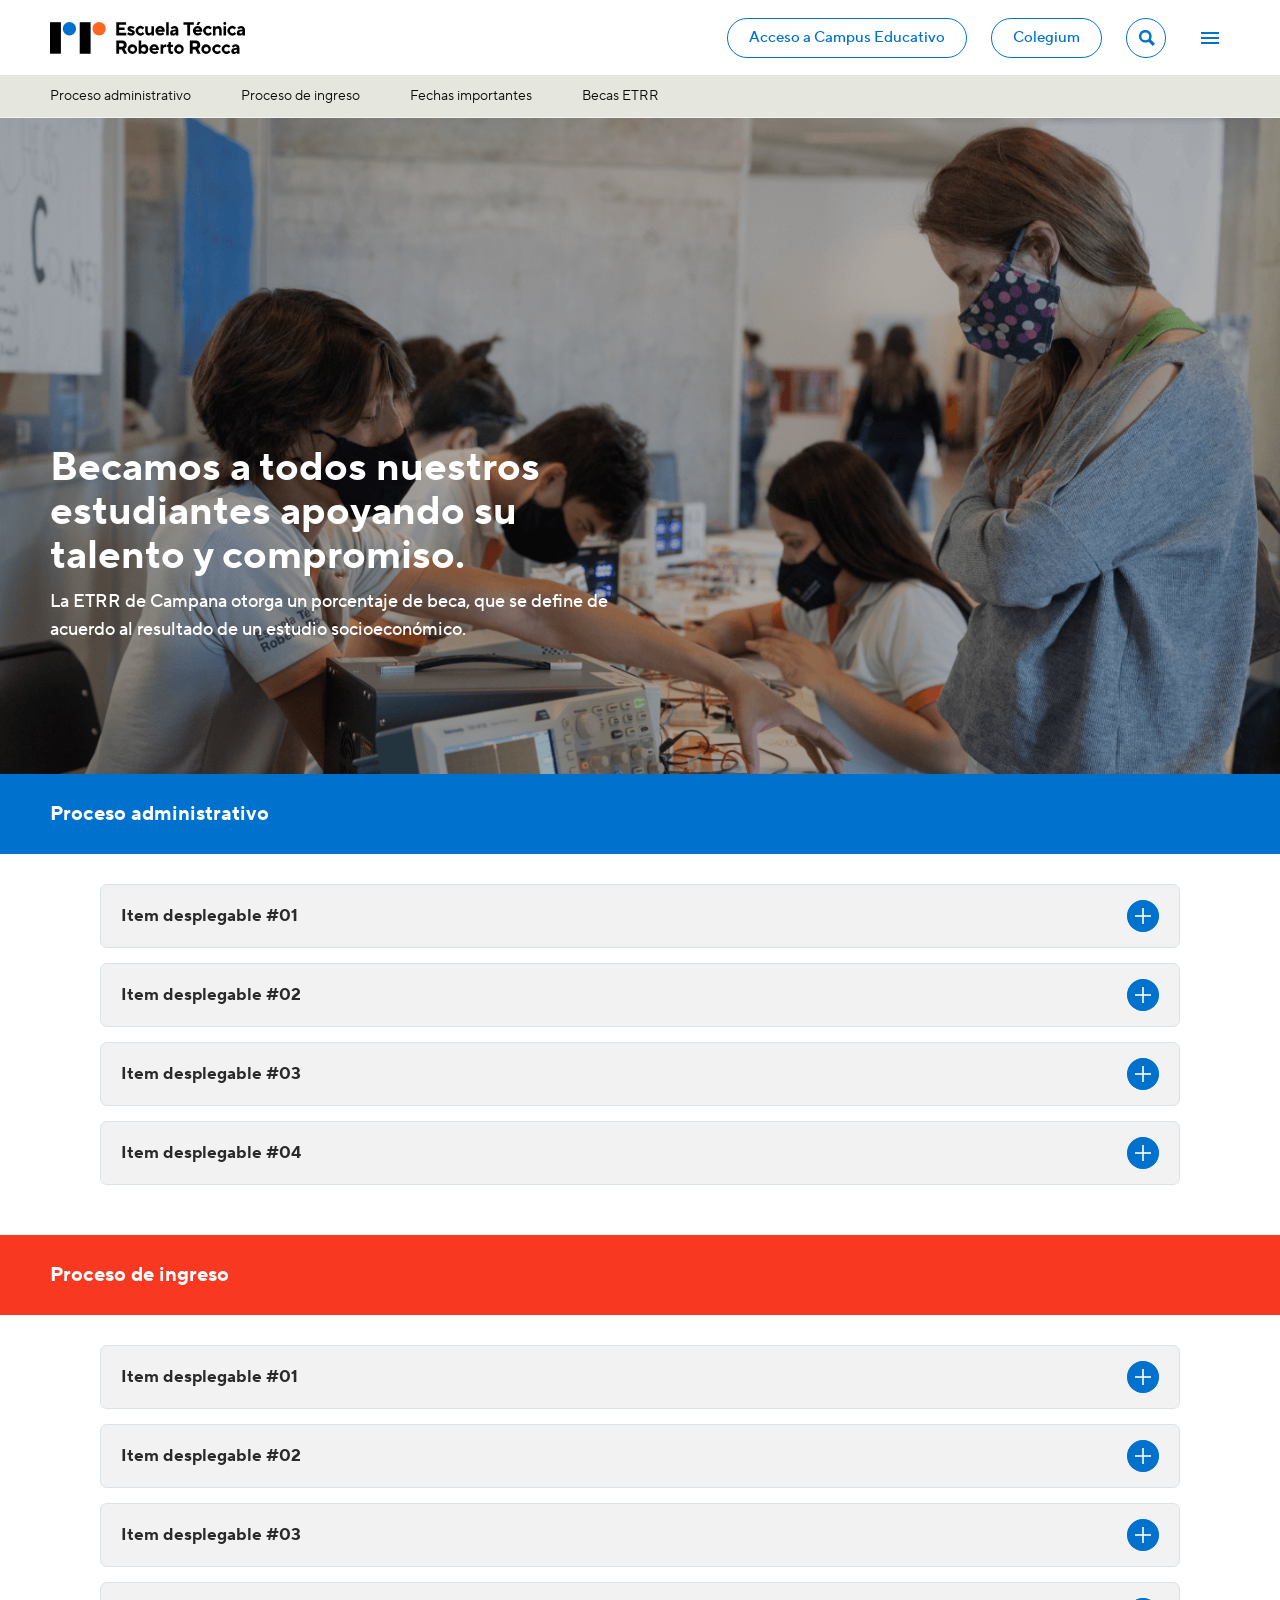
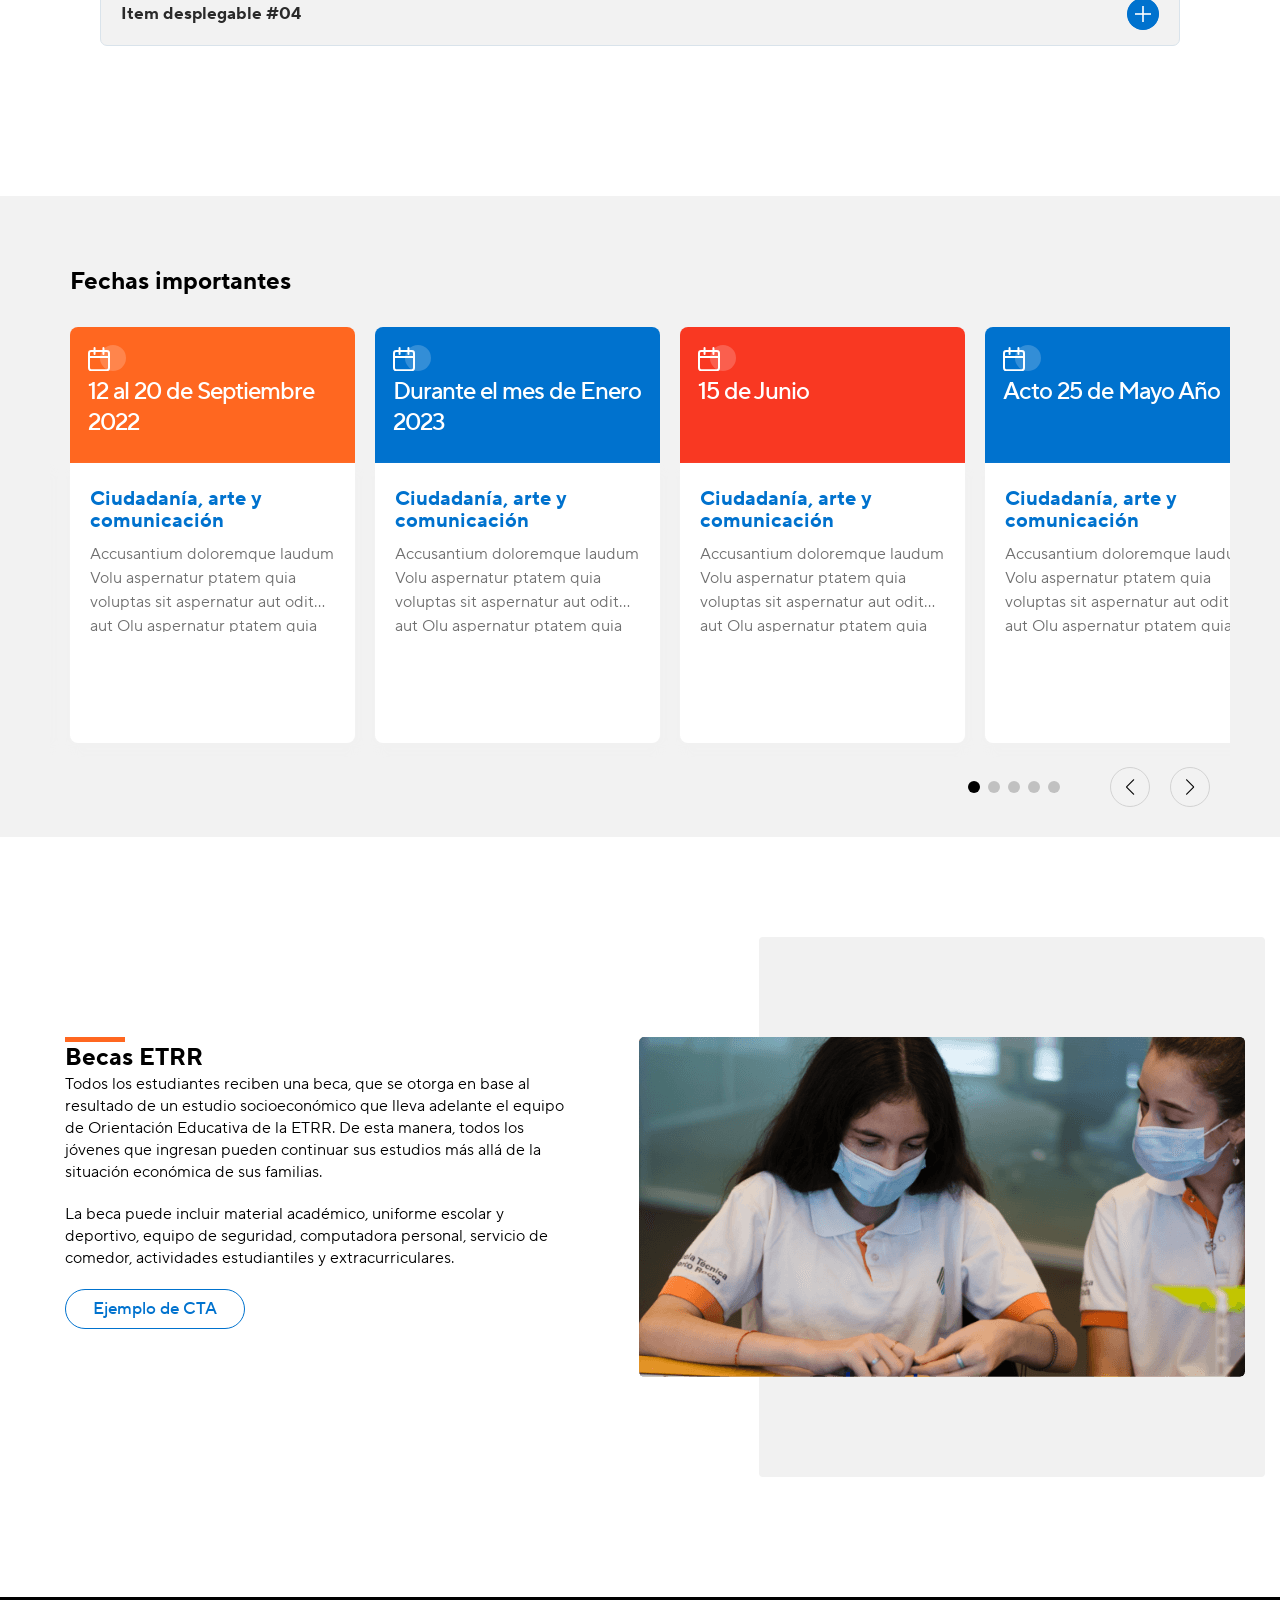
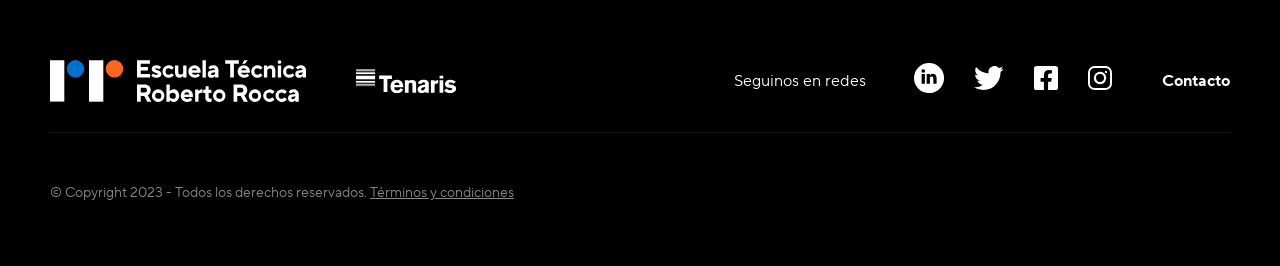
<file: proceso_de_admision.html>
<!DOCTYPE html>
<html lang="en">
<head>
    <meta charset="UTF-8">
    <meta http-equiv="X-UA-Compatible" content="IE=edge">
    <meta name="viewport" content="width=device-width, initial-scale=1.0">
    <title>Proceso de admisión</title>
    <link rel="stylesheet" href="resources/css/swiper.css">
    <link rel="stylesheet" href="resources/css/proceso_de_admision.css?7">
</head>
<body class="proceso_de_admision">

    <header id="header_sticky" class="header_sticky">
        <div class="header_sticky_top">
            <div class="header_sticky_top_wrp">
                <div class=" header_sticky_izq">
                    <a class="header_sticky_izq_logo" title="Roberto Rocca"  href="index.html">
                        <svg xmlns="http://www.w3.org/2000/svg" width="195.627" height="32" viewBox="0 0 195.627 32">
                            <g id="Logo_Escuela_Tecnica_Roberto_Rocca" data-name="Logo Escuela Tecnica Roberto Rocca" transform="translate(0 0)">
                              <rect id="Rectángulo_23" data-name="Rectángulo 23" width="10.937" height="31.65" transform="translate(29.805 0.157)"/>
                              <path id="Trazado_85" data-name="Trazado 85" d="M170.953,6.7a6.7,6.7,0,1,1-6.7-6.7,6.7,6.7,0,0,1,6.7,6.7" transform="translate(-114.983 0)" fill="#ff6720"/>
                              <rect id="Rectángulo_25" data-name="Rectángulo 25" width="10.937" height="31.587" transform="translate(0 0.157)"/>
                              <path id="Trazado_86" data-name="Trazado 86" d="M60.763,6.7a6.7,6.7,0,1,1-6.7-6.7,6.7,6.7,0,0,1,6.7,6.7" transform="translate(-34.566 0)" fill="#0072ce"/>
                              <path id="Trazado_87" data-name="Trazado 87" d="M246.157.609V13.816h10V11.175h-7.17V8.344h5.472V5.8h-5.472V3.25h6.981V.609Z" transform="translate(-179.644 -0.444)"/>
                              <path id="Trazado_88" data-name="Trazado 88" d="M287.716,20.9a3,3,0,0,0,.66.528,3.254,3.254,0,0,0,1.792.51c.849,0,1.132-.283,1.132-.66,0-1.038-4.717-.849-4.717-3.868,0-1.509,1.321-2.83,3.679-2.83a5.166,5.166,0,0,1,2.679.717,4.408,4.408,0,0,1,.906.7l-1.509,1.6a3.114,3.114,0,0,0-.547-.377,3.033,3.033,0,0,0-1.529-.377c-.66,0-.943.283-.943.566,0,1.038,4.717.849,4.717,3.868,0,1.585-1.321,2.924-3.868,2.924a5.4,5.4,0,0,1-2.943-.849,4.519,4.519,0,0,1-1.019-.849Z" transform="translate(-208.873 -10.637)"/>
                              <path id="Trazado_89" data-name="Trazado 89" d="M326.361,22.31a4.056,4.056,0,0,1-.943.943,4.812,4.812,0,1,1,0-7.736,4.056,4.056,0,0,1,.943.943l-1.6,1.6a3.433,3.433,0,0,0-.6-.566,2.856,2.856,0,0,0-1.66-.566,2.455,2.455,0,0,0,0,4.906,2.856,2.856,0,0,0,1.66-.566,3.432,3.432,0,0,0,.6-.566Z" transform="translate(-231.775 -10.636)"/>
                              <path id="Trazado_90" data-name="Trazado 90" d="M353.559,15.273h2.547v5.189a1.6,1.6,0,0,0,1.7,1.792,1.959,1.959,0,0,0,1.981-2.075V15.273h2.547v9.245h-2.547V23.2h-.094a4.42,4.42,0,0,1-.7.755,3.188,3.188,0,0,1-2.038.755c-1.887,0-3.4-1.509-3.4-3.868Z" transform="translate(-258.026 -11.146)"/>
                              <path id="Trazado_91" data-name="Trazado 91" d="M397.891,18.442a2.145,2.145,0,0,0-4.151,0Zm2.075,4.245a4.761,4.761,0,0,1-1.019.755A5.98,5.98,0,0,1,396,24.2a4.812,4.812,0,1,1-.094-9.623,4.63,4.63,0,0,1,4.623,4.623,7.391,7.391,0,0,1-.056.811l-.038.321h-6.7a2.375,2.375,0,0,0,2.453,1.6,3.249,3.249,0,0,0,1.83-.509,2.434,2.434,0,0,0,.623-.529Z" transform="translate(-285.423 -10.636)"/>
                              <rect id="Rectángulo_28" data-name="Rectángulo 28" width="2.547" height="13.208" transform="translate(116.546 0.165)"/>
                              <path id="Trazado_92" data-name="Trazado 92" d="M451.69,19.857l-2.075.377c-.66.132-1.038.472-1.038.944,0,.585.377.943,1.132.943a1.959,1.959,0,0,0,1.981-2.075Zm0,3.019H451.6a3.855,3.855,0,0,1-.7.66,3.276,3.276,0,0,1-2.038.66,2.63,2.63,0,0,1-2.83-2.642,2.99,2.99,0,0,1,2.736-2.962l2.925-.528a1.478,1.478,0,0,0-1.6-1.226,2.43,2.43,0,0,0-1.528.528,2.813,2.813,0,0,0-.547.51l-1.51-1.509a4.979,4.979,0,0,1,3.774-1.793,3.711,3.711,0,0,1,3.962,3.679v5.755H451.69Z" transform="translate(-325.512 -10.636)"/>
                              <path id="Trazado_93" data-name="Trazado 93" d="M495.61.609V3.25h3.773V13.816h2.83V3.25h3.774V.609Z" transform="translate(-361.694 -0.444)"/>
                              <path id="Trazado_94" data-name="Trazado 94" d="M535.6.259h2.642l-2.076,2.83h-2.076Zm1.7,7.736a2.145,2.145,0,0,0-4.151,0Zm2.075,4.245a4.759,4.759,0,0,1-1.019.755,5.98,5.98,0,0,1-2.943.755,4.812,4.812,0,1,1-.094-9.622,4.63,4.63,0,0,1,4.623,4.623,7.39,7.39,0,0,1-.056.811l-.038.321h-6.7a2.375,2.375,0,0,0,2.453,1.6,3.25,3.25,0,0,0,1.83-.509,2.431,2.431,0,0,0,.623-.529Z" transform="translate(-387.16 -0.189)"/>
                              <path id="Trazado_95" data-name="Trazado 95" d="M577.217,22.31a4.064,4.064,0,0,1-.943.943,4.812,4.812,0,1,1,0-7.736,4.064,4.064,0,0,1,.943.943l-1.6,1.6a3.432,3.432,0,0,0-.6-.566,2.856,2.856,0,0,0-1.66-.566,2.455,2.455,0,0,0,0,4.906,2.856,2.856,0,0,0,1.66-.566,3.431,3.431,0,0,0,.6-.566Z" transform="translate(-414.849 -10.636)"/>
                              <path id="Trazado_96" data-name="Trazado 96" d="M604.932,14.764h2.547v1.321h.095a4.429,4.429,0,0,1,.7-.755,3.145,3.145,0,0,1,2.038-.755c1.887,0,3.4,1.509,3.4,3.868v5.566h-2.547V18.82a1.6,1.6,0,0,0-1.7-1.793,1.959,1.959,0,0,0-1.981,2.076v4.906h-2.547Z" transform="translate(-441.478 -10.637)"/>
                              <path id="Trazado_97" data-name="Trazado 97" d="M643.751,4.316H646.3v9.245h-2.547ZM645.034.259a1.446,1.446,0,0,1,1.453,1.415,1.463,1.463,0,0,1-1.472,1.415,1.446,1.446,0,0,1-1.453-1.415A1.463,1.463,0,0,1,645.034.259" transform="translate(-469.67 -0.189)"/>
                              <path id="Trazado_98" data-name="Trazado 98" d="M667.251,22.31a4.064,4.064,0,0,1-.943.943,4.812,4.812,0,1,1,0-7.736,4.064,4.064,0,0,1,.943.943l-1.6,1.6a3.428,3.428,0,0,0-.6-.566,2.856,2.856,0,0,0-1.66-.566,2.455,2.455,0,0,0,0,4.906,2.856,2.856,0,0,0,1.66-.566,3.427,3.427,0,0,0,.6-.566Z" transform="translate(-480.555 -10.636)"/>
                              <path id="Trazado_99" data-name="Trazado 99" d="M699.285,19.857l-2.075.377c-.66.132-1.038.472-1.038.944,0,.585.378.943,1.132.943a1.959,1.959,0,0,0,1.981-2.075Zm0,3.019h-.094a3.849,3.849,0,0,1-.7.66,3.275,3.275,0,0,1-2.038.66,2.63,2.63,0,0,1-2.83-2.642,2.99,2.99,0,0,1,2.736-2.962l2.925-.528a1.478,1.478,0,0,0-1.6-1.226,2.431,2.431,0,0,0-1.528.528,2.818,2.818,0,0,0-.547.51l-1.51-1.509a4.979,4.979,0,0,1,3.774-1.793,3.711,3.711,0,0,1,3.962,3.679v5.755h-2.547Z" transform="translate(-506.206 -10.636)"/>
                              <path id="Trazado_100" data-name="Trazado 100" d="M251.912,75.077a1.792,1.792,0,1,0,0-3.585h-2.924v3.585Zm-5.754-6.226h5.849a4.261,4.261,0,0,1,4.622,4.434,4.2,4.2,0,0,1-1.132,3.075,3.414,3.414,0,0,1-1.132.793l2.736,4.906h-3.113l-2.358-4.34h-2.642v4.34h-2.83Z" transform="translate(-179.645 -50.247)"/>
                              <path id="Trazado_101" data-name="Trazado 101" d="M295.32,87.628a2.36,2.36,0,1,0-2.359,2.453,2.359,2.359,0,0,0,2.359-2.453m-2.359-4.811a4.812,4.812,0,1,1-4.906,4.811,4.852,4.852,0,0,1,4.906-4.811" transform="translate(-210.223 -60.439)"/>
                              <path id="Trazado_102" data-name="Trazado 102" d="M336.427,77.436a2.36,2.36,0,1,0-2.359,2.453,2.359,2.359,0,0,0,2.359-2.453m-7.17-8.585H331.8v5.283h.095a3.38,3.38,0,0,1,.717-.755,3.574,3.574,0,0,1,2.207-.755c2.189,0,4.151,2,4.151,4.811,0,2.83-1.962,4.811-4.151,4.811a3.574,3.574,0,0,1-2.207-.755,3.379,3.379,0,0,1-.717-.755H331.8v1.321h-2.547Z" transform="translate(-240.29 -50.247)"/>
                              <path id="Trazado_103" data-name="Trazado 103" d="M376.2,86.685a2.145,2.145,0,0,0-4.151,0Zm2.075,4.245a4.753,4.753,0,0,1-1.019.755,5.98,5.98,0,0,1-2.943.755,4.812,4.812,0,1,1-.094-9.622,4.63,4.63,0,0,1,4.623,4.623,7.375,7.375,0,0,1-.056.811l-.038.321h-6.7a2.375,2.375,0,0,0,2.453,1.6,3.249,3.249,0,0,0,1.83-.509,2.436,2.436,0,0,0,.623-.528Z" transform="translate(-269.595 -60.439)"/>
                              <path id="Trazado_104" data-name="Trazado 104" d="M410.612,83.007h2.547v1.321h.095a4.419,4.419,0,0,1,.7-.755,3.145,3.145,0,0,1,2.038-.755h.189v2.736l-.208-.038a4.438,4.438,0,0,0-.641-.057,2.216,2.216,0,0,0-2.17,2.453v4.339h-2.547Z" transform="translate(-299.663 -60.44)"/>
                              <path id="Trazado_105" data-name="Trazado 105" d="M434.911,78.928h-1.6V76.569h.849c.7,0,1.038-.377,1.038-1.132v-1.7h2.264v2.83h2.076v2.358h-2.076v3.113a1.168,1.168,0,0,0,1.226,1.321,2.8,2.8,0,0,0,.736-.094,1.426,1.426,0,0,0,.3-.094v2.358c-.151.057-.321.094-.491.151a5.232,5.232,0,0,1-1.208.132c-1.887,0-3.113-1.208-3.113-3.4Z" transform="translate(-316.225 -53.814)"/>
                              <path id="Trazado_106" data-name="Trazado 106" d="M468.156,87.628a2.36,2.36,0,1,0-2.359,2.453,2.359,2.359,0,0,0,2.359-2.453M465.8,82.817a4.812,4.812,0,1,1-4.906,4.811,4.852,4.852,0,0,1,4.906-4.811" transform="translate(-336.358 -60.439)"/>
                              <path id="Trazado_107" data-name="Trazado 107" d="M524.956,75.077a1.792,1.792,0,0,0,0-3.585h-2.925v3.585ZM519.2,68.851h5.849a4.261,4.261,0,0,1,4.622,4.434,4.2,4.2,0,0,1-1.132,3.075,3.413,3.413,0,0,1-1.132.793l2.736,4.906h-3.113l-2.358-4.34h-2.641v4.34H519.2Z" transform="translate(-378.912 -50.247)"/>
                              <path id="Trazado_108" data-name="Trazado 108" d="M569.062,87.628a2.36,2.36,0,1,0-2.359,2.453,2.359,2.359,0,0,0,2.359-2.453M566.7,82.817a4.812,4.812,0,1,1-4.906,4.811,4.852,4.852,0,0,1,4.906-4.811" transform="translate(-409.998 -60.439)"/>
                              <path id="Trazado_109" data-name="Trazado 109" d="M611.073,90.553a4.066,4.066,0,0,1-.943.943,4.812,4.812,0,1,1,0-7.736,4.061,4.061,0,0,1,.943.943l-1.6,1.6a3.45,3.45,0,0,0-.6-.566,2.858,2.858,0,0,0-1.66-.566,2.455,2.455,0,0,0,0,4.906,2.856,2.856,0,0,0,1.66-.566,3.428,3.428,0,0,0,.6-.566Z" transform="translate(-439.556 -60.439)"/>
                              <path id="Trazado_110" data-name="Trazado 110" d="M645.99,90.553a4.061,4.061,0,0,1-.943.943,4.812,4.812,0,1,1,0-7.736,4.057,4.057,0,0,1,.943.943l-1.6,1.6a3.46,3.46,0,0,0-.6-.566,2.859,2.859,0,0,0-1.66-.566,2.455,2.455,0,0,0,0,4.906,2.857,2.857,0,0,0,1.66-.566,3.438,3.438,0,0,0,.6-.566Z" transform="translate(-465.038 -60.439)"/>
                              <path id="Trazado_111" data-name="Trazado 111" d="M678.84,88.1l-2.076.377c-.66.132-1.038.472-1.038.944,0,.585.378.943,1.132.943a1.959,1.959,0,0,0,1.981-2.075Zm0,3.019h-.094a3.856,3.856,0,0,1-.7.66,3.275,3.275,0,0,1-2.038.66,2.63,2.63,0,0,1-2.83-2.641,2.989,2.989,0,0,1,2.736-2.962l2.925-.529a1.478,1.478,0,0,0-1.6-1.226,2.429,2.429,0,0,0-1.528.529,2.809,2.809,0,0,0-.547.509l-1.51-1.509a4.979,4.979,0,0,1,3.774-1.793,3.71,3.71,0,0,1,3.962,3.679v5.755H678.84Z" transform="translate(-491.285 -60.439)"/>
                            </g>
                          </svg>
                    </a>
                </div>
                <div class="header_sticky_der">
                    <a class="header_sticky_der_campus" title="Acceder al campus"  href="#"><span>Acceso a</span>Campus<span>Educativo</span></a>
                    <a class="header_sticky_der_campus" title="Colegium"  href="#"> <span>Colegium</span> </a>
                    <div class="header_sticky_der_buscador">
                        <button><svg class="header_sticky_der_buscador_svg" xmlns="http://www.w3.org/2000/svg" width="16" height="16" viewBox="0 0 16 16">
                            <path id="Icon_map-search" data-name="Icon map-search" d="M13.148,11.019a6.328,6.328,0,1,0-2.13,2.128l4.293,4.293,2.129-2.13Zm-5.395.64a3.9,3.9,0,1,1,3.905-3.9,3.91,3.91,0,0,1-3.905,3.9Z" transform="translate(-1.44 -1.44)" fill="#070707"/>
                          </svg></button>
                          <input class="header_der_buscador_input" type="text" placeholder="Buscar">                           
                    </div>
                    <button title="Abrir menú" aria-label="Abrir menú" id="hamburguesa" class="header_sticky_der_hamburguesa">
                        <div class="header_sticky_der_hamburguesa_linea"></div>
                        <div class="header_sticky_der_hamburguesa_linea"></div>
                        <div class="header_sticky_der_hamburguesa_linea"></div>
                    </button>
            
                </div>
            </div>
        </div>
        <div class="header_sticky_bottom">
            <div class="header_sticky_bottom_wrp">
                <a href="#proceso_administrativos">Proceso administrativo</a>
                <a href="#proceso_de_ingreso">Proceso de ingreso</a>
                <a href="#fechas_importantes">Fechas importantes</a>
                <a href="#becas_etrr">Becas ETRR</a>
            </div>
        </div>
    </header>

    <main class="padding_main">

        <div class="container">
            <div id="menu" class="menu_wrp">
                <button class="menu_close2" aria-label="Cerrar menú" title="Cerrar menú">
                    <svg id="close2" class="menu_close" xmlns="http://www.w3.org/2000/svg" width="41" height="41" viewBox="0 0 41 41">
                        <g id="Grupo_23356" data-name="Grupo 23356" transform="translate(-1257 -41)">
                          <g id="Componente_186_2" data-name="Componente 186 – 2" transform="translate(1257 41)">
                            <circle id="Elipse_1" data-name="Elipse 1" cx="20.5" cy="20.5" r="20.5" fill="#f1f1f1"/>
                            <g id="Elipse_387" data-name="Elipse 387" fill="none" stroke="#fff" stroke-width="1">
                              <circle cx="20.5" cy="20.5" r="20.5" stroke="none"/>
                              <circle cx="20.5" cy="20.5" r="20" fill="none"/>
                            </g>
                            <g id="Grupo_23094" data-name="Grupo 23094" transform="translate(-1258.5 -41.5)">
                              <rect id="Rectángulo_57696" data-name="Rectángulo 57696" width="18" height="2" transform="translate(1271.929 67.657) rotate(-45)"/>
                              <rect id="Rectángulo_57697" data-name="Rectángulo 57697" width="18" height="2" transform="translate(1284.657 69.071) rotate(-135)"/>
                            </g>
                            <g id="menu_black_24dp" transform="translate(17)">
                              <path id="Trazado_8094" data-name="Trazado 8094" d="M0,0H24V24H0Z" fill="none"/>
                            </g>
                          </g>
                        </g>
                    </svg> 
                </button>
                <nav class="menu">
                    <svg id="close" class="menu_close" xmlns="http://www.w3.org/2000/svg" width="32" height="32" viewBox="0 0 32 32">
                        <g id="Grupo_23142" data-name="Grupo 23142" transform="translate(-316 -10)">
                        <g id="Elipse_1" data-name="Elipse 1" transform="translate(316 10)" fill="none" stroke="#fff" stroke-width="1">
                            <circle cx="16" cy="16" r="16" stroke="none"/>
                            <circle cx="16" cy="16" r="15.5" fill="none"/>
                        </g>
                        <g id="Grupo_23094" data-name="Grupo 23094" transform="translate(325 19)">
                            <rect id="Rectángulo_57696" data-name="Rectángulo 57696" width="18" height="2" transform="translate(0 12.728) rotate(-45)" fill="#fff"/>
                            <rect id="Rectángulo_57697" data-name="Rectángulo 57697" width="18" height="2" transform="translate(12.729 14.143) rotate(-135)" fill="#fff"/>
                        </g>
                        </g>
                    </svg>
                    <a id="primerboton" class="menu_btn" href="#" title="Inicio">
                        <p>Inicio</p>
                    </a>
                    <a id="segundoboton" class="menu_btn" href="#" title="Nuestra escuela">
                        <p>Nuestra escuela</p>
                    </a>  
                    <a class="menu_btn" href="#" title="Nuestro equipo">
                        <p>Nuestro equipo</p>
                    </a>
                    <a class="menu_btn" href="#" title="Proeceso de admisíon">
                        <p>Proeceso de admisíon</p>
                    </a>
                    <a class="menu_btn" href="#" title="Prácticas profesionalizantes">
                        <p>Prácticas profesionalizantes</p>
                    </a>
                    <a class="menu_btn" href="#" title="Cursos de formación profesional">
                        <p>Cursos de formación profesional</p>
                    </a>
                    <a class="menu_btn" href="#" title="Contacto">
                        <p>Contacto</p>
                    </a>
                    <a class="menu_btn" href="#" title="Preguntas frecuentes">
                        <p>Preguntas frecuentes</p>
                    </a>

                    <div class="menu_campus_wrp">
                        <a class="menu_campus" title="Acceder al campus"  href="#"> <span>Acceso a </span> Campus <span> Educativo </span> </a>
                        <a class="menu_campus" title="Colegium"  href="#"> <span> Colegium </span> </a>
                    </div>

                    <div class="menu_buscar">
                        <input class="menu_buscar_input" placeholder="Buscar">
                        <a title="Buscar en todo el sitio"  href="#"> <svg xmlns="http://www.w3.org/2000/svg" width="20" height="20" viewBox="0 0 23.523 23.523">
                            <path id="Icon_map-search" data-name="Icon map-search" d="M18.653,15.523a9.3,9.3,0,1,0-3.132,3.129l6.312,6.311,3.13-3.132Zm-7.931.941a5.739,5.739,0,1,1,5.742-5.736,5.748,5.748,0,0,1-5.742,5.736Z" transform="translate(-1.44 -1.44)" fill="#fff"/>
                        </svg></a>
                    </div>
                    
                    <div class="menu_redes">
                        <p>Seguinos en redes</p>
                        <div class="menu_redes_wrp">
                            <a href="#"><svg id="facebook-logo" xmlns="http://www.w3.org/2000/svg" width="14.916" height="27.589" viewBox="0 0 14.916 27.589">
                                <path id="Trazado_2045" data-name="Trazado 2045" d="M36.432.006,32.854,0c-4.019,0-6.617,2.665-6.617,6.79V9.92h-3.6a.563.563,0,0,0-.563.563v4.536a.563.563,0,0,0,.563.563h3.6V27.027a.562.562,0,0,0,.563.563h4.693a.563.563,0,0,0,.563-.563V15.581h4.206a.562.562,0,0,0,.563-.563l0-4.536a.563.563,0,0,0-.563-.563H32.055V7.267c0-1.276.3-1.923,1.966-1.923h2.41a.562.562,0,0,0,.562-.563V.568A.563.563,0,0,0,36.432.006Z" transform="translate(-22.077)" fill="#0072ce"/>
                              </svg>
                            </a>
                            <a href="#"><svg id="twitter-2" xmlns="http://www.w3.org/2000/svg" width="31.579" height="25.658" viewBox="0 0 31.579 25.658">
                                <g id="Grupo_506" data-name="Grupo 506" transform="translate(0)">
                                  <path id="Trazado_2044" data-name="Trazado 2044" d="M31.579,51.038a13.5,13.5,0,0,1-3.73,1.022A6.438,6.438,0,0,0,30.7,48.482a12.938,12.938,0,0,1-4.105,1.567,6.474,6.474,0,0,0-11.2,4.427,6.666,6.666,0,0,0,.15,1.476A18.325,18.325,0,0,1,2.2,49.18a6.476,6.476,0,0,0,1.99,8.653,6.393,6.393,0,0,1-2.925-.8v.071A6.5,6.5,0,0,0,6.45,63.468a6.461,6.461,0,0,1-1.7.213,5.725,5.725,0,0,1-1.226-.111,6.536,6.536,0,0,0,6.049,4.51,13.008,13.008,0,0,1-8.027,2.761A12.126,12.126,0,0,1,0,70.753a18.226,18.226,0,0,0,9.932,2.905c11.913,0,18.427-9.869,18.427-18.423,0-.286-.01-.563-.024-.837A12.915,12.915,0,0,0,31.579,51.038Z" transform="translate(0 -48)" fill="#0072ce"/>
                                </g>
                              </svg>
                            </a>
                            <a href="#"><svg id="instagram_logo" xmlns="http://www.w3.org/2000/svg" width="27.766" height="27.766" viewBox="0 0 27.766 27.766">
                                <g id="Grupo_501" data-name="Grupo 501">
                                  <g id="Grupo_500" data-name="Grupo 500">
                                    <path id="Trazado_2041" data-name="Trazado 2041" d="M20.264,0H7.5A7.511,7.511,0,0,0,0,7.5V20.264a7.511,7.511,0,0,0,7.5,7.5H20.264a7.511,7.511,0,0,0,7.5-7.5V7.5A7.511,7.511,0,0,0,20.264,0Zm5.259,20.264a5.265,5.265,0,0,1-5.259,5.259H7.5a5.265,5.265,0,0,1-5.259-5.259V7.5A5.265,5.265,0,0,1,7.5,2.243H20.264A5.265,5.265,0,0,1,25.523,7.5Z" fill="#0072ce"/>
                                  </g>
                                </g>
                                <g id="Grupo_503" data-name="Grupo 503" transform="translate(7.711 7.602)">
                                  <g id="Grupo_502" data-name="Grupo 502">
                                    <path id="Trazado_2042" data-name="Trazado 2042" d="M154.571,145.484a6.225,6.225,0,1,0-6.172,7.141,6.311,6.311,0,0,0,.926-.069,6.226,6.226,0,0,0,5.246-7.072ZM149,150.337a3.983,3.983,0,1,1,3.356-4.524A3.956,3.956,0,0,1,149,150.337Z" transform="translate(-142.185 -140.171)" fill="#0072ce"/>
                                  </g>
                                </g>
                                <g id="Grupo_505" data-name="Grupo 505" transform="translate(19.78 5.743)">
                                  <g id="Grupo_504" data-name="Grupo 504">
                                    <path id="Trazado_2043" data-name="Trazado 2043" d="M366.656,106.222a1.122,1.122,0,1,0,.329.793A1.13,1.13,0,0,0,366.656,106.222Z" transform="translate(-364.741 -105.893)" fill="#0072ce"/>
                                  </g>
                                </g>
                              </svg>
                            </a>
                            <a href="#"><svg xmlns="http://www.w3.org/2000/svg" width="28.509" height="28.509" viewBox="0 0 28.509 28.509">
                                <path id="Trazado_2453" data-name="Trazado 2453" d="M21.353,7.1A14.255,14.255,0,1,0,35.607,21.353,14.255,14.255,0,0,0,21.353,7.1ZM17.427,26.9H14.345V17.624h3.082ZM15.886,16.358h-.021a1.607,1.607,0,1,1,.041-3.2,1.607,1.607,0,1,1-.02,3.2ZM28.544,26.9H25.461V21.935c0-1.246-.446-2.1-1.562-2.1a1.687,1.687,0,0,0-1.582,1.127,2.11,2.11,0,0,0-.1.752V26.9H19.132s.041-8.4,0-9.273h3.083v1.314a3.061,3.061,0,0,1,2.779-1.532c2.029,0,3.55,1.325,3.55,4.173V26.9Z" transform="translate(-7.098 -7.098)" fill="#0072ce"/>
                              </svg>
                            </a>
                        </div>
                    </div>
                </nav>
            </div>
        </div>

        <section class="modulo1">
            <div id="quienes_somos"></div>
            <div class="modulo1_picture">
                <div class="modulo1_picture_mascara"></div>
                <img class="modulo1_img" src="./resources/img/modulo1_proceso_de_admision.png" alt="Escuelas Tecnicas">
            </div>
            <div class="modulo1_txt">
                <div class="modulo1_gradient"></div>
                <div class="modulo1_txt_wrp">
                    <h1>Becamos a todos nuestros estudiantes apoyando su talento y compromiso.</h1>
                    <p>La ETRR de Campana otorga un porcentaje de beca, que se define de acuerdo al resultado de un estudio socioeconómico. </p>    
                </div>
            </div>
        </section>

        <div class="modulo_preguntas_frecuentes ficha">
            <div id="proceso_administrativos"></div>

            <div class="modulo_preguntas_frecuentes_titulo">
                <p>Proceso administrativo</p>
            </div>

            <div class="modulo_preguntas_frecuentes_preguntas">
                <div class="modulo_preguntas_frecuentes_pregunta">
                    <div class="modulo_preguntas_frecuentes_pregunta_principal">
                        <svg class="modulo_preguntas_frecuentes_pregunta_principal_svg" id="_" data-name="+" xmlns="http://www.w3.org/2000/svg" width="40" height="40" viewBox="0 0 40 40">
                            <rect id="Rectángulo_56303" data-name="Rectángulo 56303" width="20" height="2" transform="translate(10 19)" fill="#69b3e7"/>
                            <rect id="Rectángulo_56305" data-name="Rectángulo 56305" width="20" height="2" transform="translate(21 10) rotate(90)" fill="#69b3e7"/>
                            <g id="Rectángulo_57781" data-name="Rectángulo 57781" fill="none" stroke="#888" stroke-width="1">
                              <rect width="40" height="40" rx="20" stroke="none"/>
                              <rect x="0.5" y="0.5" width="39" height="39" rx="19.5" fill="none"/>
                            </g>
                          </svg>
                        <p class="modulo_preguntas_frecuentes_pregunta_principal_titulo">Item desplegable #01</p>
                    </div>
                    <div class="modulo_preguntas_frecuentes_info">
                    <p>Lorem ipsum dolor sit amet, consectetur adipiscing elit, sed do eiusmod tempor incididunt ut labore et dolore magna it amet, consectetur adipiscing elit, sed do eiusmod tempor incididunt ut labore et dolore magna aliqua. Ut enim ad minim veniam, quis nostrud exercitation ullamco laboris nisi ut aliquip ex ea commodo consequat. Duisit amet, consectetur adipiscing elit, sed do eiusmod tempor incididunt ut labore et dolore magna aliqua.</p>          
            <section class="modulo_descargas ficha">
                <div class="modulo_descargas_wrp">
                    <p class="modulo_descargas_titulo">Archivos de descarga</p>

                    <div class="modulo_descargas_archivo_wrp">
                        <div class="modulo_descargas_archivo">
                            <svg xmlns="http://www.w3.org/2000/svg" width="20" height="20" viewBox="0 0 20 20">
                                <path id="icono" d="M20.778,3H5.222A2.229,2.229,0,0,0,3,5.222V20.778A2.229,2.229,0,0,0,5.222,23H20.778A2.229,2.229,0,0,0,23,20.778V5.222A2.229,2.229,0,0,0,20.778,3ZM15.222,18.556H7.444V16.333h7.778Zm3.333-4.444H7.444V11.889H18.556Zm0-4.444H7.444V7.444H18.556Z" transform="translate(-3 -3)"/>
                            </svg>
                            <a href="#" title="Descargar archivo">Nombre de archivo.pdf</a>
                        </div>
                        <div class="modulo_descargas_archivo">
                            <svg xmlns="http://www.w3.org/2000/svg" width="20" height="20" viewBox="0 0 20 20">
                                <path id="icono" d="M20.778,3H5.222A2.229,2.229,0,0,0,3,5.222V20.778A2.229,2.229,0,0,0,5.222,23H20.778A2.229,2.229,0,0,0,23,20.778V5.222A2.229,2.229,0,0,0,20.778,3ZM15.222,18.556H7.444V16.333h7.778Zm3.333-4.444H7.444V11.889H18.556Zm0-4.444H7.444V7.444H18.556Z" transform="translate(-3 -3)"/>
                            </svg>
                            <a href="#" title="Descargar archivo">Nombre de archivo.pdf</a>
                        </div>
                    </div>
                </div>
            </section>
                    </div>
                </div>
                <div class="modulo_preguntas_frecuentes_pregunta">
                    <div class="modulo_preguntas_frecuentes_pregunta_principal">
                        <svg class="modulo_preguntas_frecuentes_pregunta_principal_svg" id="_" data-name="+" xmlns="http://www.w3.org/2000/svg" width="40" height="40" viewBox="0 0 40 40">
                            <rect id="Rectángulo_56303" data-name="Rectángulo 56303" width="20" height="2" transform="translate(10 19)" fill="#69b3e7"/>
                            <rect id="Rectángulo_56305" data-name="Rectángulo 56305" width="20" height="2" transform="translate(21 10) rotate(90)" fill="#69b3e7"/>
                            <g id="Rectángulo_57781" data-name="Rectángulo 57781" fill="none" stroke="#888" stroke-width="1">
                              <rect width="40" height="40" rx="20" stroke="none"/>
                              <rect x="0.5" y="0.5" width="39" height="39" rx="19.5" fill="none"/>
                            </g>
                          </svg>
                        <p class="modulo_preguntas_frecuentes_pregunta_principal_titulo">Item desplegable #02</p>
                    </div>
                    <div class="modulo_preguntas_frecuentes_info">
                    <p>Lorem ipsum dolor sit amet, consectetur adipiscing elit, sed do eiusmod tempor incididunt ut labore et dolore magna it amet, consectetur adipiscing elit, sed do eiusmod tempor incididunt ut labore et dolore magna aliqua. Ut enim ad minim veniam, quis nostrud exercitation ullamco laboris nisi ut aliquip ex ea commodo consequat. Duisit amet, consectetur adipiscing elit, sed do eiusmod tempor incididunt ut labore et dolore magna aliqua.</p>          
            <section class="modulo_descargas ficha">
                <div class="modulo_descargas_wrp">
                    <p class="modulo_descargas_titulo">Archivos de descarga</p>

                    <div class="modulo_descargas_archivo_wrp">
                        <div class="modulo_descargas_archivo">
                            <svg xmlns="http://www.w3.org/2000/svg" width="20" height="20" viewBox="0 0 20 20">
                                <path id="icono" d="M20.778,3H5.222A2.229,2.229,0,0,0,3,5.222V20.778A2.229,2.229,0,0,0,5.222,23H20.778A2.229,2.229,0,0,0,23,20.778V5.222A2.229,2.229,0,0,0,20.778,3ZM15.222,18.556H7.444V16.333h7.778Zm3.333-4.444H7.444V11.889H18.556Zm0-4.444H7.444V7.444H18.556Z" transform="translate(-3 -3)"/>
                            </svg>
                            <a href="#" title="Descargar archivo">Nombre de archivo.pdf</a>
                        </div>
                        <div class="modulo_descargas_archivo">
                            <svg xmlns="http://www.w3.org/2000/svg" width="20" height="20" viewBox="0 0 20 20">
                                <path id="icono" d="M20.778,3H5.222A2.229,2.229,0,0,0,3,5.222V20.778A2.229,2.229,0,0,0,5.222,23H20.778A2.229,2.229,0,0,0,23,20.778V5.222A2.229,2.229,0,0,0,20.778,3ZM15.222,18.556H7.444V16.333h7.778Zm3.333-4.444H7.444V11.889H18.556Zm0-4.444H7.444V7.444H18.556Z" transform="translate(-3 -3)"/>
                            </svg>
                            <a href="#" title="Descargar archivo">Nombre de archivo.pdf</a>
                        </div>
                    </div>
                </div>
            </section>
                    </div>
                </div>
                <div class="modulo_preguntas_frecuentes_pregunta">
                    <div class="modulo_preguntas_frecuentes_pregunta_principal">
                        <svg class="modulo_preguntas_frecuentes_pregunta_principal_svg" id="_" data-name="+" xmlns="http://www.w3.org/2000/svg" width="40" height="40" viewBox="0 0 40 40">
                            <rect id="Rectángulo_56303" data-name="Rectángulo 56303" width="20" height="2" transform="translate(10 19)" fill="#69b3e7"/>
                            <rect id="Rectángulo_56305" data-name="Rectángulo 56305" width="20" height="2" transform="translate(21 10) rotate(90)" fill="#69b3e7"/>
                            <g id="Rectángulo_57781" data-name="Rectángulo 57781" fill="none" stroke="#888" stroke-width="1">
                              <rect width="40" height="40" rx="20" stroke="none"/>
                              <rect x="0.5" y="0.5" width="39" height="39" rx="19.5" fill="none"/>
                            </g>
                          </svg>
                        <p class="modulo_preguntas_frecuentes_pregunta_principal_titulo">Item desplegable #03</p>
                    </div>
                    <div class="modulo_preguntas_frecuentes_info">
                    <p>Lorem ipsum dolor sit amet, consectetur adipiscing elit, sed do eiusmod tempor incididunt ut labore et dolore magna it amet, consectetur adipiscing elit, sed do eiusmod tempor incididunt ut labore et dolore magna aliqua. Ut enim ad minim veniam, quis nostrud exercitation ullamco laboris nisi ut aliquip ex ea commodo consequat. Duisit amet, consectetur adipiscing elit, sed do eiusmod tempor incididunt ut labore et dolore magna aliqua.</p>          
            <section class="modulo_descargas ficha">
                <div class="modulo_descargas_wrp">
                    <p class="modulo_descargas_titulo">Archivos de descarga</p>

                    <div class="modulo_descargas_archivo_wrp">
                        <div class="modulo_descargas_archivo">
                            <svg xmlns="http://www.w3.org/2000/svg" width="20" height="20" viewBox="0 0 20 20">
                                <path id="icono" d="M20.778,3H5.222A2.229,2.229,0,0,0,3,5.222V20.778A2.229,2.229,0,0,0,5.222,23H20.778A2.229,2.229,0,0,0,23,20.778V5.222A2.229,2.229,0,0,0,20.778,3ZM15.222,18.556H7.444V16.333h7.778Zm3.333-4.444H7.444V11.889H18.556Zm0-4.444H7.444V7.444H18.556Z" transform="translate(-3 -3)"/>
                            </svg>
                            <a href="#" title="Descargar archivo">Nombre de archivo.pdf</a>
                        </div>
                        <div class="modulo_descargas_archivo">
                            <svg xmlns="http://www.w3.org/2000/svg" width="20" height="20" viewBox="0 0 20 20">
                                <path id="icono" d="M20.778,3H5.222A2.229,2.229,0,0,0,3,5.222V20.778A2.229,2.229,0,0,0,5.222,23H20.778A2.229,2.229,0,0,0,23,20.778V5.222A2.229,2.229,0,0,0,20.778,3ZM15.222,18.556H7.444V16.333h7.778Zm3.333-4.444H7.444V11.889H18.556Zm0-4.444H7.444V7.444H18.556Z" transform="translate(-3 -3)"/>
                            </svg>
                            <a href="#" title="Descargar archivo">Nombre de archivo.pdf</a>
                        </div>
                    </div>
                </div>
            </section>
                    </div>
                </div>
                <div class="modulo_preguntas_frecuentes_pregunta">
                    <div class="modulo_preguntas_frecuentes_pregunta_principal">
                        <svg class="modulo_preguntas_frecuentes_pregunta_principal_svg" id="_" data-name="+" xmlns="http://www.w3.org/2000/svg" width="40" height="40" viewBox="0 0 40 40">
                            <rect id="Rectángulo_56303" data-name="Rectángulo 56303" width="20" height="2" transform="translate(10 19)" fill="#69b3e7"/>
                            <rect id="Rectángulo_56305" data-name="Rectángulo 56305" width="20" height="2" transform="translate(21 10) rotate(90)" fill="#69b3e7"/>
                            <g id="Rectángulo_57781" data-name="Rectángulo 57781" fill="none" stroke="#888" stroke-width="1">
                              <rect width="40" height="40" rx="20" stroke="none"/>
                              <rect x="0.5" y="0.5" width="39" height="39" rx="19.5" fill="none"/>
                            </g>
                          </svg>
                        <p class="modulo_preguntas_frecuentes_pregunta_principal_titulo">Item desplegable #04</p>
                    </div>
                    <div class="modulo_preguntas_frecuentes_info">
                    <p>Lorem ipsum dolor sit amet, consectetur adipiscing elit, sed do eiusmod tempor incididunt ut labore et dolore magna it amet, consectetur adipiscing elit, sed do eiusmod tempor incididunt ut labore et dolore magna aliqua. Ut enim ad minim veniam, quis nostrud exercitation ullamco laboris nisi ut aliquip ex ea commodo consequat. Duisit amet, consectetur adipiscing elit, sed do eiusmod tempor incididunt ut labore et dolore magna aliqua.</p>          
            <section class="modulo_descargas ficha">
                <div class="modulo_descargas_wrp">
                    <p class="modulo_descargas_titulo">Archivos de descarga</p>

                    <div class="modulo_descargas_archivo_wrp">
                        <div class="modulo_descargas_archivo">
                            <svg xmlns="http://www.w3.org/2000/svg" width="20" height="20" viewBox="0 0 20 20">
                                <path id="icono" d="M20.778,3H5.222A2.229,2.229,0,0,0,3,5.222V20.778A2.229,2.229,0,0,0,5.222,23H20.778A2.229,2.229,0,0,0,23,20.778V5.222A2.229,2.229,0,0,0,20.778,3ZM15.222,18.556H7.444V16.333h7.778Zm3.333-4.444H7.444V11.889H18.556Zm0-4.444H7.444V7.444H18.556Z" transform="translate(-3 -3)"/>
                            </svg>
                            <a href="#" title="Descargar archivo">Nombre de archivo.pdf</a>
                        </div>
                        <div class="modulo_descargas_archivo">
                            <svg xmlns="http://www.w3.org/2000/svg" width="20" height="20" viewBox="0 0 20 20">
                                <path id="icono" d="M20.778,3H5.222A2.229,2.229,0,0,0,3,5.222V20.778A2.229,2.229,0,0,0,5.222,23H20.778A2.229,2.229,0,0,0,23,20.778V5.222A2.229,2.229,0,0,0,20.778,3ZM15.222,18.556H7.444V16.333h7.778Zm3.333-4.444H7.444V11.889H18.556Zm0-4.444H7.444V7.444H18.556Z" transform="translate(-3 -3)"/>
                            </svg>
                            <a href="#" title="Descargar archivo">Nombre de archivo.pdf</a>
                        </div>
                    </div>
                </div>
            </section>
                    </div>
                </div>
            </div>
        </div>

        <div class="modulo_preguntas_frecuentes ficha  alternativo">
            <div id="proceso_de_ingreso"></div>
            <div class="modulo_preguntas_frecuentes_titulo">
                <p>Proceso de ingreso</p>
            </div>

            <div class="modulo_preguntas_frecuentes_preguntas">
                <div class="modulo_preguntas_frecuentes_pregunta">
                    <div class="modulo_preguntas_frecuentes_pregunta_principal">
                        <svg class="modulo_preguntas_frecuentes_pregunta_principal_svg" id="_" data-name="+" xmlns="http://www.w3.org/2000/svg" width="40" height="40" viewBox="0 0 40 40">
                            <rect id="Rectángulo_56303" data-name="Rectángulo 56303" width="20" height="2" transform="translate(10 19)" fill="#69b3e7"/>
                            <rect id="Rectángulo_56305" data-name="Rectángulo 56305" width="20" height="2" transform="translate(21 10) rotate(90)" fill="#69b3e7"/>
                            <g id="Rectángulo_57781" data-name="Rectángulo 57781" fill="none" stroke="#888" stroke-width="1">
                              <rect width="40" height="40" rx="20" stroke="none"/>
                              <rect x="0.5" y="0.5" width="39" height="39" rx="19.5" fill="none"/>
                            </g>
                          </svg>
                        <p class="modulo_preguntas_frecuentes_pregunta_principal_titulo">Item desplegable #01</p>
                    </div>
                    <div class="modulo_preguntas_frecuentes_info">
                    <p>Lorem ipsum dolor sit amet, consectetur adipiscing elit, sed do eiusmod tempor incididunt ut labore et dolore magna it amet, consectetur adipiscing elit, sed do eiusmod tempor incididunt ut labore et dolore magna aliqua. Ut enim ad minim veniam, quis nostrud exercitation ullamco laboris nisi ut aliquip ex ea commodo consequat. Duisit amet, consectetur adipiscing elit, sed do eiusmod tempor incididunt ut labore et dolore magna aliqua.</p>          
            <section class="modulo_descargas ficha">
                <div class="modulo_descargas_wrp">
                    <p class="modulo_descargas_titulo">Archivos de descarga</p>

                    <div class="modulo_descargas_archivo_wrp">
                        <div class="modulo_descargas_archivo">
                            <svg xmlns="http://www.w3.org/2000/svg" width="20" height="20" viewBox="0 0 20 20">
                                <path id="icono" d="M20.778,3H5.222A2.229,2.229,0,0,0,3,5.222V20.778A2.229,2.229,0,0,0,5.222,23H20.778A2.229,2.229,0,0,0,23,20.778V5.222A2.229,2.229,0,0,0,20.778,3ZM15.222,18.556H7.444V16.333h7.778Zm3.333-4.444H7.444V11.889H18.556Zm0-4.444H7.444V7.444H18.556Z" transform="translate(-3 -3)"/>
                            </svg>
                            <a href="#" title="Descargar archivo">Nombre de archivo.pdf</a>
                        </div>
                        <div class="modulo_descargas_archivo">
                            <svg xmlns="http://www.w3.org/2000/svg" width="20" height="20" viewBox="0 0 20 20">
                                <path id="icono" d="M20.778,3H5.222A2.229,2.229,0,0,0,3,5.222V20.778A2.229,2.229,0,0,0,5.222,23H20.778A2.229,2.229,0,0,0,23,20.778V5.222A2.229,2.229,0,0,0,20.778,3ZM15.222,18.556H7.444V16.333h7.778Zm3.333-4.444H7.444V11.889H18.556Zm0-4.444H7.444V7.444H18.556Z" transform="translate(-3 -3)"/>
                            </svg>
                            <a href="#" title="Descargar archivo">Nombre de archivo.pdf</a>
                        </div>
                    </div>
                </div>
            </section>
                    </div>
                </div>
                <div class="modulo_preguntas_frecuentes_pregunta">
                    <div class="modulo_preguntas_frecuentes_pregunta_principal">
                        <svg class="modulo_preguntas_frecuentes_pregunta_principal_svg" id="_" data-name="+" xmlns="http://www.w3.org/2000/svg" width="40" height="40" viewBox="0 0 40 40">
                            <rect id="Rectángulo_56303" data-name="Rectángulo 56303" width="20" height="2" transform="translate(10 19)" fill="#69b3e7"/>
                            <rect id="Rectángulo_56305" data-name="Rectángulo 56305" width="20" height="2" transform="translate(21 10) rotate(90)" fill="#69b3e7"/>
                            <g id="Rectángulo_57781" data-name="Rectángulo 57781" fill="none" stroke="#888" stroke-width="1">
                              <rect width="40" height="40" rx="20" stroke="none"/>
                              <rect x="0.5" y="0.5" width="39" height="39" rx="19.5" fill="none"/>
                            </g>
                          </svg>
                        <p class="modulo_preguntas_frecuentes_pregunta_principal_titulo">Item desplegable #02</p>
                    </div>
                    <div class="modulo_preguntas_frecuentes_info">
                    <p>Lorem ipsum dolor sit amet, consectetur adipiscing elit, sed do eiusmod tempor incididunt ut labore et dolore magna it amet, consectetur adipiscing elit, sed do eiusmod tempor incididunt ut labore et dolore magna aliqua. Ut enim ad minim veniam, quis nostrud exercitation ullamco laboris nisi ut aliquip ex ea commodo consequat. Duisit amet, consectetur adipiscing elit, sed do eiusmod tempor incididunt ut labore et dolore magna aliqua.</p>          
            <section class="modulo_descargas ficha">
                <div class="modulo_descargas_wrp">
                    <p class="modulo_descargas_titulo">Archivos de descarga</p>

                    <div class="modulo_descargas_archivo_wrp">
                        <div class="modulo_descargas_archivo">
                            <svg xmlns="http://www.w3.org/2000/svg" width="20" height="20" viewBox="0 0 20 20">
                                <path id="icono" d="M20.778,3H5.222A2.229,2.229,0,0,0,3,5.222V20.778A2.229,2.229,0,0,0,5.222,23H20.778A2.229,2.229,0,0,0,23,20.778V5.222A2.229,2.229,0,0,0,20.778,3ZM15.222,18.556H7.444V16.333h7.778Zm3.333-4.444H7.444V11.889H18.556Zm0-4.444H7.444V7.444H18.556Z" transform="translate(-3 -3)"/>
                            </svg>
                            <a href="#" title="Descargar archivo">Nombre de archivo.pdf</a>
                        </div>
                        <div class="modulo_descargas_archivo">
                            <svg xmlns="http://www.w3.org/2000/svg" width="20" height="20" viewBox="0 0 20 20">
                                <path id="icono" d="M20.778,3H5.222A2.229,2.229,0,0,0,3,5.222V20.778A2.229,2.229,0,0,0,5.222,23H20.778A2.229,2.229,0,0,0,23,20.778V5.222A2.229,2.229,0,0,0,20.778,3ZM15.222,18.556H7.444V16.333h7.778Zm3.333-4.444H7.444V11.889H18.556Zm0-4.444H7.444V7.444H18.556Z" transform="translate(-3 -3)"/>
                            </svg>
                            <a href="#" title="Descargar archivo">Nombre de archivo.pdf</a>
                        </div>
                    </div>
                </div>
            </section>
                    </div>
                </div>
                <div class="modulo_preguntas_frecuentes_pregunta">
                    <div class="modulo_preguntas_frecuentes_pregunta_principal">
                        <svg class="modulo_preguntas_frecuentes_pregunta_principal_svg" id="_" data-name="+" xmlns="http://www.w3.org/2000/svg" width="40" height="40" viewBox="0 0 40 40">
                            <rect id="Rectángulo_56303" data-name="Rectángulo 56303" width="20" height="2" transform="translate(10 19)" fill="#69b3e7"/>
                            <rect id="Rectángulo_56305" data-name="Rectángulo 56305" width="20" height="2" transform="translate(21 10) rotate(90)" fill="#69b3e7"/>
                            <g id="Rectángulo_57781" data-name="Rectángulo 57781" fill="none" stroke="#888" stroke-width="1">
                              <rect width="40" height="40" rx="20" stroke="none"/>
                              <rect x="0.5" y="0.5" width="39" height="39" rx="19.5" fill="none"/>
                            </g>
                          </svg>
                        <p class="modulo_preguntas_frecuentes_pregunta_principal_titulo">Item desplegable #03</p>
                    </div>
                    <div class="modulo_preguntas_frecuentes_info">
                    <p>Lorem ipsum dolor sit amet, consectetur adipiscing elit, sed do eiusmod tempor incididunt ut labore et dolore magna it amet, consectetur adipiscing elit, sed do eiusmod tempor incididunt ut labore et dolore magna aliqua. Ut enim ad minim veniam, quis nostrud exercitation ullamco laboris nisi ut aliquip ex ea commodo consequat. Duisit amet, consectetur adipiscing elit, sed do eiusmod tempor incididunt ut labore et dolore magna aliqua.</p>          
            <section class="modulo_descargas ficha">
                <div class="modulo_descargas_wrp">
                    <p class="modulo_descargas_titulo">Archivos de descarga</p>

                    <div class="modulo_descargas_archivo_wrp">
                        <div class="modulo_descargas_archivo">
                            <svg xmlns="http://www.w3.org/2000/svg" width="20" height="20" viewBox="0 0 20 20">
                                <path id="icono" d="M20.778,3H5.222A2.229,2.229,0,0,0,3,5.222V20.778A2.229,2.229,0,0,0,5.222,23H20.778A2.229,2.229,0,0,0,23,20.778V5.222A2.229,2.229,0,0,0,20.778,3ZM15.222,18.556H7.444V16.333h7.778Zm3.333-4.444H7.444V11.889H18.556Zm0-4.444H7.444V7.444H18.556Z" transform="translate(-3 -3)"/>
                            </svg>
                            <a href="#" title="Descargar archivo">Nombre de archivo.pdf</a>
                        </div>
                        <div class="modulo_descargas_archivo">
                            <svg xmlns="http://www.w3.org/2000/svg" width="20" height="20" viewBox="0 0 20 20">
                                <path id="icono" d="M20.778,3H5.222A2.229,2.229,0,0,0,3,5.222V20.778A2.229,2.229,0,0,0,5.222,23H20.778A2.229,2.229,0,0,0,23,20.778V5.222A2.229,2.229,0,0,0,20.778,3ZM15.222,18.556H7.444V16.333h7.778Zm3.333-4.444H7.444V11.889H18.556Zm0-4.444H7.444V7.444H18.556Z" transform="translate(-3 -3)"/>
                            </svg>
                            <a href="#" title="Descargar archivo">Nombre de archivo.pdf</a>
                        </div>
                    </div>
                </div>
            </section>
                    </div>
                </div>
                <div class="modulo_preguntas_frecuentes_pregunta">
                    <div class="modulo_preguntas_frecuentes_pregunta_principal">
                        <svg class="modulo_preguntas_frecuentes_pregunta_principal_svg" id="_" data-name="+" xmlns="http://www.w3.org/2000/svg" width="40" height="40" viewBox="0 0 40 40">
                            <rect id="Rectángulo_56303" data-name="Rectángulo 56303" width="20" height="2" transform="translate(10 19)" fill="#69b3e7"/>
                            <rect id="Rectángulo_56305" data-name="Rectángulo 56305" width="20" height="2" transform="translate(21 10) rotate(90)" fill="#69b3e7"/>
                            <g id="Rectángulo_57781" data-name="Rectángulo 57781" fill="none" stroke="#888" stroke-width="1">
                              <rect width="40" height="40" rx="20" stroke="none"/>
                              <rect x="0.5" y="0.5" width="39" height="39" rx="19.5" fill="none"/>
                            </g>
                          </svg>
                        <p class="modulo_preguntas_frecuentes_pregunta_principal_titulo">Item desplegable #04</p>
                    </div>
                    <div class="modulo_preguntas_frecuentes_info">
                    <p>Lorem ipsum dolor sit amet, consectetur adipiscing elit, sed do eiusmod tempor incididunt ut labore et dolore magna it amet, consectetur adipiscing elit, sed do eiusmod tempor incididunt ut labore et dolore magna aliqua. Ut enim ad minim veniam, quis nostrud exercitation ullamco laboris nisi ut aliquip ex ea commodo consequat. Duisit amet, consectetur adipiscing elit, sed do eiusmod tempor incididunt ut labore et dolore magna aliqua.</p>          
            <section class="modulo_descargas ficha">
                <div class="modulo_descargas_wrp">
                    <p class="modulo_descargas_titulo">Archivos de descarga</p>

                    <div class="modulo_descargas_archivo_wrp">
                        <div class="modulo_descargas_archivo">
                            <svg xmlns="http://www.w3.org/2000/svg" width="20" height="20" viewBox="0 0 20 20">
                                <path id="icono" d="M20.778,3H5.222A2.229,2.229,0,0,0,3,5.222V20.778A2.229,2.229,0,0,0,5.222,23H20.778A2.229,2.229,0,0,0,23,20.778V5.222A2.229,2.229,0,0,0,20.778,3ZM15.222,18.556H7.444V16.333h7.778Zm3.333-4.444H7.444V11.889H18.556Zm0-4.444H7.444V7.444H18.556Z" transform="translate(-3 -3)"/>
                            </svg>
                            <a href="#" title="Descargar archivo">Nombre de archivo.pdf</a>
                        </div>
                        <div class="modulo_descargas_archivo">
                            <svg xmlns="http://www.w3.org/2000/svg" width="20" height="20" viewBox="0 0 20 20">
                                <path id="icono" d="M20.778,3H5.222A2.229,2.229,0,0,0,3,5.222V20.778A2.229,2.229,0,0,0,5.222,23H20.778A2.229,2.229,0,0,0,23,20.778V5.222A2.229,2.229,0,0,0,20.778,3ZM15.222,18.556H7.444V16.333h7.778Zm3.333-4.444H7.444V11.889H18.556Zm0-4.444H7.444V7.444H18.556Z" transform="translate(-3 -3)"/>
                            </svg>
                            <a href="#" title="Descargar archivo">Nombre de archivo.pdf</a>
                        </div>
                    </div>
                </div>
            </section>
                    </div>
                </div>
            </div>
        </div>

        <section class="modulo4 cursos">
            <div id="fechas_importantes"></div>
            <div id="propuesta_educativa"></div>
            <div class=" swiper modulo4_wrp">
                <div class="modulo4_top">
                    <h2>Fechas importantes</h2>
                </div>
                <div class="swiper-wrapper modulo4_flex">

                    <div class="swiper-slide modulo4_card">
                        <div class="modulo4_card_top evento1">
                            <div class="modulo4_card_top_logo">
                                <svg class="modulo4_card_top_logo_generico" xmlns="http://www.w3.org/2000/svg" width="22" height="24.222" viewBox="0 0 22 24.222">
                                    <g id="Icon_feather-calendar" data-name="Icon feather-calendar" transform="translate(-3.5 -2)">
                                      <path id="Trazado_9052" data-name="Trazado 9052" d="M6.722,6H22.278A2.18,2.18,0,0,1,24.5,8.136V23.086a2.18,2.18,0,0,1-2.222,2.136H6.722A2.18,2.18,0,0,1,4.5,23.086V8.136A2.18,2.18,0,0,1,6.722,6Z" transform="translate(0 0)" fill="none" stroke="#fff" stroke-linecap="round" stroke-linejoin="round" stroke-width="2"/>
                                      <path id="Trazado_9053" data-name="Trazado 9053" d="M24,3V9" transform="translate(-5.056)" fill="none" stroke="#fff" stroke-linecap="round" stroke-linejoin="round" stroke-width="2"/>
                                      <path id="Trazado_9054" data-name="Trazado 9054" d="M12,3V9" transform="translate(-1.944)" fill="none" stroke="#fff" stroke-linecap="round" stroke-linejoin="round" stroke-width="2"/>
                                      <path id="Trazado_9055" data-name="Trazado 9055" d="M4.5,15h20" transform="translate(0 -3.111)" fill="none" stroke="#fff" stroke-linecap="round" stroke-linejoin="round" stroke-width="2"/>
                                    </g>
                                </svg>
                                <svg class="modulo4_card_top_logo_circulo" xmlns="http://www.w3.org/2000/svg" width="26" height="26" viewBox="0 0 26 26">
                                    <circle id="Elipse_518" data-name="Elipse 518" cx="13" cy="13" r="13" fill="#fff" opacity="0.2"/>
                                </svg>  
                            </div>
                            <h2>12 al 20 de Septiembre 2022</h2>
                            
                        </div>
                        <div class="modulo4_card_info">
                            <h3 class="modulo4_card_info_title">Ciudadanía, arte y comunicación</h3>
                            <p class="modulo4_card_info_txt">Accusantium doloremque laudum Volu aspernatur ptatem quia voluptas sit aspernatur aut odit aut Olu aspernatur ptatem quia</p>
                        </div>
                    </div>

                    <div class="swiper-slide modulo4_card">
                        <div class="modulo4_card_top evento2">
                            <div class="modulo4_card_top_logo">
                                <svg class="modulo4_card_top_logo_generico" xmlns="http://www.w3.org/2000/svg" width="22" height="24.222" viewBox="0 0 22 24.222">
                                    <g id="Icon_feather-calendar" data-name="Icon feather-calendar" transform="translate(-3.5 -2)">
                                      <path id="Trazado_9052" data-name="Trazado 9052" d="M6.722,6H22.278A2.18,2.18,0,0,1,24.5,8.136V23.086a2.18,2.18,0,0,1-2.222,2.136H6.722A2.18,2.18,0,0,1,4.5,23.086V8.136A2.18,2.18,0,0,1,6.722,6Z" transform="translate(0 0)" fill="none" stroke="#fff" stroke-linecap="round" stroke-linejoin="round" stroke-width="2"/>
                                      <path id="Trazado_9053" data-name="Trazado 9053" d="M24,3V9" transform="translate(-5.056)" fill="none" stroke="#fff" stroke-linecap="round" stroke-linejoin="round" stroke-width="2"/>
                                      <path id="Trazado_9054" data-name="Trazado 9054" d="M12,3V9" transform="translate(-1.944)" fill="none" stroke="#fff" stroke-linecap="round" stroke-linejoin="round" stroke-width="2"/>
                                      <path id="Trazado_9055" data-name="Trazado 9055" d="M4.5,15h20" transform="translate(0 -3.111)" fill="none" stroke="#fff" stroke-linecap="round" stroke-linejoin="round" stroke-width="2"/>
                                    </g>
                                </svg>
                                <svg class="modulo4_card_top_logo_circulo" xmlns="http://www.w3.org/2000/svg" width="26" height="26" viewBox="0 0 26 26">
                                    <circle id="Elipse_518" data-name="Elipse 518" cx="13" cy="13" r="13" fill="#fff" opacity="0.2"/>
                                </svg>  
                            </div>
                            <h2>Durante el mes de Enero 2023</h2>
                        </div>
                        <div class="modulo4_card_info">
                            <h3 class="modulo4_card_info_title">Ciudadanía, arte y comunicación</h3>
                            <p class="modulo4_card_info_txt">Accusantium doloremque laudum Volu aspernatur ptatem quia voluptas sit aspernatur aut odit aut Olu aspernatur ptatem quia</p>
                        </div>
                    </div>

                    <div class="swiper-slide modulo4_card">
                        <div class="modulo4_card_top evento3">
                            <div class="modulo4_card_top_logo">
                                <svg class="modulo4_card_top_logo_generico" xmlns="http://www.w3.org/2000/svg" width="22" height="24.222" viewBox="0 0 22 24.222">
                                    <g id="Icon_feather-calendar" data-name="Icon feather-calendar" transform="translate(-3.5 -2)">
                                      <path id="Trazado_9052" data-name="Trazado 9052" d="M6.722,6H22.278A2.18,2.18,0,0,1,24.5,8.136V23.086a2.18,2.18,0,0,1-2.222,2.136H6.722A2.18,2.18,0,0,1,4.5,23.086V8.136A2.18,2.18,0,0,1,6.722,6Z" transform="translate(0 0)" fill="none" stroke="#fff" stroke-linecap="round" stroke-linejoin="round" stroke-width="2"/>
                                      <path id="Trazado_9053" data-name="Trazado 9053" d="M24,3V9" transform="translate(-5.056)" fill="none" stroke="#fff" stroke-linecap="round" stroke-linejoin="round" stroke-width="2"/>
                                      <path id="Trazado_9054" data-name="Trazado 9054" d="M12,3V9" transform="translate(-1.944)" fill="none" stroke="#fff" stroke-linecap="round" stroke-linejoin="round" stroke-width="2"/>
                                      <path id="Trazado_9055" data-name="Trazado 9055" d="M4.5,15h20" transform="translate(0 -3.111)" fill="none" stroke="#fff" stroke-linecap="round" stroke-linejoin="round" stroke-width="2"/>
                                    </g>
                                </svg>
                                <svg class="modulo4_card_top_logo_circulo" xmlns="http://www.w3.org/2000/svg" width="26" height="26" viewBox="0 0 26 26">
                                    <circle id="Elipse_518" data-name="Elipse 518" cx="13" cy="13" r="13" fill="#fff" opacity="0.2"/>
                                </svg>  
                            </div>
                            <h2>15 de Junio</h2>
                        </div>
                        <div class="modulo4_card_info">
                            <h3 class="modulo4_card_info_title">Ciudadanía, arte y comunicación</h3>
                            <p class="modulo4_card_info_txt">Accusantium doloremque laudum Volu aspernatur ptatem quia voluptas sit aspernatur aut odit aut Olu aspernatur ptatem quia</p>
                        </div>
                    </div>

                    <div class="swiper-slide modulo4_card">
                        <div class="modulo4_card_top evento2">
                            <div class="modulo4_card_top_logo">
                                <svg class="modulo4_card_top_logo_generico" xmlns="http://www.w3.org/2000/svg" width="22" height="24.222" viewBox="0 0 22 24.222">
                                    <g id="Icon_feather-calendar" data-name="Icon feather-calendar" transform="translate(-3.5 -2)">
                                      <path id="Trazado_9052" data-name="Trazado 9052" d="M6.722,6H22.278A2.18,2.18,0,0,1,24.5,8.136V23.086a2.18,2.18,0,0,1-2.222,2.136H6.722A2.18,2.18,0,0,1,4.5,23.086V8.136A2.18,2.18,0,0,1,6.722,6Z" transform="translate(0 0)" fill="none" stroke="#fff" stroke-linecap="round" stroke-linejoin="round" stroke-width="2"/>
                                      <path id="Trazado_9053" data-name="Trazado 9053" d="M24,3V9" transform="translate(-5.056)" fill="none" stroke="#fff" stroke-linecap="round" stroke-linejoin="round" stroke-width="2"/>
                                      <path id="Trazado_9054" data-name="Trazado 9054" d="M12,3V9" transform="translate(-1.944)" fill="none" stroke="#fff" stroke-linecap="round" stroke-linejoin="round" stroke-width="2"/>
                                      <path id="Trazado_9055" data-name="Trazado 9055" d="M4.5,15h20" transform="translate(0 -3.111)" fill="none" stroke="#fff" stroke-linecap="round" stroke-linejoin="round" stroke-width="2"/>
                                    </g>
                                </svg>
                                <svg class="modulo4_card_top_logo_circulo" xmlns="http://www.w3.org/2000/svg" width="26" height="26" viewBox="0 0 26 26">
                                    <circle id="Elipse_518" data-name="Elipse 518" cx="13" cy="13" r="13" fill="#fff" opacity="0.2"/>
                                </svg>  
                            </div>
                            <h2>Acto 25 de Mayo Año</h2>
                        </div>
                        <div class="modulo4_card_info">
                            <h3 class="modulo4_card_info_title">Ciudadanía, arte y comunicación</h3>
                            <p class="modulo4_card_info_txt">Accusantium doloremque laudum Volu aspernatur ptatem quia voluptas sit aspernatur aut odit aut Olu aspernatur ptatem quia</p>
                        </div>
                    </div>

                    <div class="swiper-slide modulo4_card">
                        <div class="modulo4_card_top evento1">
                            <div class="modulo4_card_top_logo">
                                <svg class="modulo4_card_top_logo_generico" xmlns="http://www.w3.org/2000/svg" width="22" height="24.222" viewBox="0 0 22 24.222">
                                    <g id="Icon_feather-calendar" data-name="Icon feather-calendar" transform="translate(-3.5 -2)">
                                      <path id="Trazado_9052" data-name="Trazado 9052" d="M6.722,6H22.278A2.18,2.18,0,0,1,24.5,8.136V23.086a2.18,2.18,0,0,1-2.222,2.136H6.722A2.18,2.18,0,0,1,4.5,23.086V8.136A2.18,2.18,0,0,1,6.722,6Z" transform="translate(0 0)" fill="none" stroke="#fff" stroke-linecap="round" stroke-linejoin="round" stroke-width="2"/>
                                      <path id="Trazado_9053" data-name="Trazado 9053" d="M24,3V9" transform="translate(-5.056)" fill="none" stroke="#fff" stroke-linecap="round" stroke-linejoin="round" stroke-width="2"/>
                                      <path id="Trazado_9054" data-name="Trazado 9054" d="M12,3V9" transform="translate(-1.944)" fill="none" stroke="#fff" stroke-linecap="round" stroke-linejoin="round" stroke-width="2"/>
                                      <path id="Trazado_9055" data-name="Trazado 9055" d="M4.5,15h20" transform="translate(0 -3.111)" fill="none" stroke="#fff" stroke-linecap="round" stroke-linejoin="round" stroke-width="2"/>
                                    </g>
                                </svg>
                                <svg class="modulo4_card_top_logo_circulo" xmlns="http://www.w3.org/2000/svg" width="26" height="26" viewBox="0 0 26 26">
                                    <circle id="Elipse_518" data-name="Elipse 518" cx="13" cy="13" r="13" fill="#fff" opacity="0.2"/>
                                </svg>  
                            </div>
                            <h2>Acto 25 de Mayo Año</h2>
                        </div>
                        <div class="modulo4_card_info">
                            <h3 class="modulo4_card_info_title">Ciudadanía, arte y comunicación</h3>
                            <p class="modulo4_card_info_txt">Accusantium doloremque laudum Volu aspernatur ptatem quia voluptas sit aspernatur aut odit aut Olu aspernatur ptatem quia</p>
                        </div>
                    </div>
                </div>

                <div class="swiper-button-wrp">
                    <div  class="swiper-pagination"></div>
                    <div id="swiper-button-prev" class="swiper-button-prev"></div>
                    <div id="swiper-button-next" class="swiper-button-next"></div>
                </div>

            </div>
        </section>

        <section class="modulo7">
            <div id="becas_etrr"></div>
            <div class="modulo7_mobile generic_title">
                <svg xmlns="http://www.w3.org/2000/svg" width="60" height="5" viewBox="0 0 60 5">
                    <line id="Línea_2767" data-name="Línea 2767" x2="60" transform="translate(0 2.5)" fill="none" stroke="#ff6720" stroke-width="5"/>
                </svg>
                <h2>Becas ETRR</h2>
            </div>
            <div class="modulo7_wrp">
                <div class="modulo7_dec"></div>
                <div class="modulo7_info">
                    <svg xmlns="http://www.w3.org/2000/svg" width="60" height="5" viewBox="0 0 60 5">
                        <line id="Línea_2767" data-name="Línea 2767" x2="60" transform="translate(0 2.5)" fill="none" stroke="#ff6720" stroke-width="5"/>
                    </svg>
                    <h2>Becas ETRR</h2>
                    <p class="modulo7_info_txt">Todos los estudiantes reciben una beca, que se otorga en base al resultado de un estudio socioeconómico que lleva adelante el equipo de Orientación Educativa de la ETRR. De esta manera, todos los jóvenes que ingresan pueden continuar sus estudios más allá de la situación económica de sus familias.</p>
                    <p class="modulo7_info_txt"> La beca puede incluir material académico, uniforme escolar y deportivo, equipo de seguridad, computadora personal, servicio de comedor, actividades estudiantiles y extracurriculares.</p>
                    <a href="#" title="Ejemplo de CTA">Ejemplo de CTA</a>
                </div>
                <div class="modulo7_picture">
                    <img src="./resources/img/modulo7_img.png" alt="Becas ETTR">
                </div>
            </div>
        </section>

    </main>

    <footer class="footer">
        <div class="footer_wrp">
            <div class="footer_top">
                <div class="footer_top_izq">
                    <a href="#">
                        <svg xmlns="http://www.w3.org/2000/svg" width="256.545" height="41.965" viewBox="0 0 256.545 41.965">
                            <g id="Grupo_23439" data-name="Grupo 23439" transform="translate(0 0)">
                            <rect id="Rectángulo_23" data-name="Rectángulo 23" width="14.343" height="41.506" transform="translate(39.087 0.205)" fill="#fff"/>
                            <path id="Trazado_85" data-name="Trazado 85" d="M175.126,8.786A8.786,8.786,0,1,1,166.34,0a8.786,8.786,0,0,1,8.786,8.786" transform="translate(-101.726 0)" fill="#ff6720"/>
                            <rect id="Rectángulo_25" data-name="Rectángulo 25" width="14.342" height="41.423" transform="translate(0 0.205)" fill="#fff"/>
                            <path id="Trazado_86" data-name="Trazado 86" d="M64.936,8.786A8.786,8.786,0,1,1,56.15,0a8.786,8.786,0,0,1,8.786,8.786" transform="translate(-30.581 0)" fill="#0072ce"/>
                            <path id="Trazado_87" data-name="Trazado 87" d="M246.157.609v17.32h13.114V14.465h-9.4V10.753h7.175V7.413h-7.175V4.073h9.155V.609Z" transform="translate(-158.932 -0.393)" fill="#fff"/>
                            <path id="Trazado_88" data-name="Trazado 88" d="M288.186,22.864a3.941,3.941,0,0,0,.866.693,4.268,4.268,0,0,0,2.35.668c1.114,0,1.485-.371,1.485-.866,0-1.361-6.186-1.114-6.186-5.072,0-1.979,1.732-3.711,4.825-3.711a6.774,6.774,0,0,1,3.514.94,5.781,5.781,0,0,1,1.188.916l-1.979,2.1a4.085,4.085,0,0,0-.717-.5,3.977,3.977,0,0,0-2-.495c-.866,0-1.237.371-1.237.742,0,1.361,6.186,1.113,6.186,5.072,0,2.078-1.732,3.835-5.072,3.835a7.08,7.08,0,0,1-3.86-1.113,5.926,5.926,0,0,1-1.336-1.113Z" transform="translate(-184.791 -9.41)" fill="#fff"/>
                            <path id="Trazado_89" data-name="Trazado 89" d="M329.094,24.719a5.32,5.32,0,0,1-1.237,1.237,6.31,6.31,0,1,1,0-10.145,5.32,5.32,0,0,1,1.237,1.237l-2.1,2.1a4.5,4.5,0,0,0-.792-.742,3.745,3.745,0,0,0-2.177-.742,3.093,3.093,0,0,0-3.093,3.217,3.093,3.093,0,0,0,3.093,3.216,3.745,3.745,0,0,0,2.177-.742,4.5,4.5,0,0,0,.792-.742Z" transform="translate(-205.052 -9.41)" fill="#fff"/>
                            <path id="Trazado_90" data-name="Trazado 90" d="M353.559,15.273h3.34v6.8a2.1,2.1,0,0,0,2.227,2.35,2.569,2.569,0,0,0,2.6-2.722V15.273h3.34V27.4h-3.34V25.665H361.6a5.8,5.8,0,0,1-.916.99,4.18,4.18,0,0,1-2.672.99c-2.474,0-4.454-1.979-4.454-5.072Z" transform="translate(-228.277 -9.861)" fill="#fff"/>
                            <path id="Trazado_91" data-name="Trazado 91" d="M400.007,19.646a2.813,2.813,0,0,0-5.443,0Zm2.722,5.567a6.244,6.244,0,0,1-1.336.99,7.842,7.842,0,0,1-3.86.99,6.31,6.31,0,1,1-.124-12.619,6.072,6.072,0,0,1,6.062,6.062A9.689,9.689,0,0,1,403.4,21.7l-.05.421h-8.784a3.115,3.115,0,0,0,3.217,2.1,4.261,4.261,0,0,0,2.4-.668,3.192,3.192,0,0,0,.817-.693Z" transform="translate(-252.515 -9.41)" fill="#fff"/>
                            <rect id="Rectángulo_28" data-name="Rectángulo 28" width="3.34" height="17.32" transform="translate(152.839 0.216)" fill="#fff"/>
                            <path id="Trazado_92" data-name="Trazado 92" d="M453.453,21.5,450.731,22c-.866.173-1.361.619-1.361,1.237,0,.767.495,1.237,1.485,1.237a2.569,2.569,0,0,0,2.6-2.722Zm0,3.959h-.124a5.055,5.055,0,0,1-.916.866,4.3,4.3,0,0,1-2.672.866,3.449,3.449,0,0,1-3.711-3.464,3.921,3.921,0,0,1,3.587-3.885l3.835-.693a1.938,1.938,0,0,0-2.1-1.608,3.187,3.187,0,0,0-2,.693,3.689,3.689,0,0,0-.718.668l-1.98-1.979a6.529,6.529,0,0,1,4.949-2.351,4.866,4.866,0,0,1,5.2,4.825v7.547h-3.34Z" transform="translate(-287.983 -9.41)" fill="#fff"/>
                            <path id="Trazado_93" data-name="Trazado 93" d="M495.61.609V4.073h4.948V17.929h3.712V4.073h4.949V.609Z" transform="translate(-319.993 -0.393)" fill="#fff"/>
                            <path id="Trazado_94" data-name="Trazado 94" d="M537.185.259h3.464L537.927,3.97h-2.722ZM539.412,10.4a2.813,2.813,0,0,0-5.443,0Zm2.722,5.567a6.24,6.24,0,0,1-1.336.99,7.842,7.842,0,0,1-3.86.99,6.31,6.31,0,1,1-.124-12.619,6.072,6.072,0,0,1,6.062,6.062,9.677,9.677,0,0,1-.074,1.064l-.05.421h-8.784a3.115,3.115,0,0,0,3.217,2.1,4.262,4.262,0,0,0,2.4-.668,3.188,3.188,0,0,0,.817-.693Z" transform="translate(-342.523 -0.167)" fill="#fff"/>
                            <path id="Trazado_95" data-name="Trazado 95" d="M579.949,24.719a5.327,5.327,0,0,1-1.237,1.237,6.31,6.31,0,1,1,0-10.145,5.327,5.327,0,0,1,1.237,1.237l-2.1,2.1a4.5,4.5,0,0,0-.792-.742,3.745,3.745,0,0,0-2.177-.742,3.093,3.093,0,0,0-3.093,3.217,3.093,3.093,0,0,0,3.093,3.216,3.745,3.745,0,0,0,2.177-.742,4.5,4.5,0,0,0,.792-.742Z" transform="translate(-367.02 -9.41)" fill="#fff"/>
                            <path id="Trazado_96" data-name="Trazado 96" d="M604.932,14.822h3.34v1.732h.124a5.81,5.81,0,0,1,.915-.99,4.125,4.125,0,0,1,2.672-.99c2.474,0,4.454,1.979,4.454,5.072v7.3H613.1v-6.8a2.1,2.1,0,0,0-2.227-2.351,2.569,2.569,0,0,0-2.6,2.722v6.433h-3.34Z" transform="translate(-390.578 -9.41)" fill="#fff"/>
                            <path id="Trazado_97" data-name="Trazado 97" d="M643.81,5.579h3.34V17.7h-3.34Zm1.683-5.32A1.9,1.9,0,0,1,647.4,2.115a1.919,1.919,0,0,1-1.93,1.856,1.9,1.9,0,0,1-1.9-1.856,1.918,1.918,0,0,1,1.93-1.856" transform="translate(-415.52 -0.167)" fill="#fff"/>
                            <path id="Trazado_98" data-name="Trazado 98" d="M669.983,24.719a5.326,5.326,0,0,1-1.237,1.237,6.31,6.31,0,1,1,0-10.145,5.326,5.326,0,0,1,1.237,1.237l-2.1,2.1a4.5,4.5,0,0,0-.792-.742,3.746,3.746,0,0,0-2.177-.742,3.093,3.093,0,0,0-3.093,3.217,3.093,3.093,0,0,0,3.093,3.216,3.746,3.746,0,0,0,2.177-.742,4.5,4.5,0,0,0,.792-.742Z" transform="translate(-425.15 -9.41)" fill="#fff"/>
                            <path id="Trazado_99" data-name="Trazado 99" d="M701.048,21.5,698.326,22c-.866.173-1.361.619-1.361,1.237,0,.767.495,1.237,1.485,1.237a2.569,2.569,0,0,0,2.6-2.722Zm0,3.959h-.124a5.045,5.045,0,0,1-.916.866,4.294,4.294,0,0,1-2.672.866,3.449,3.449,0,0,1-3.711-3.464,3.921,3.921,0,0,1,3.587-3.885l3.835-.693a1.939,1.939,0,0,0-2.1-1.608,3.188,3.188,0,0,0-2,.693,3.7,3.7,0,0,0-.718.668l-1.98-1.979a6.53,6.53,0,0,1,4.949-2.351,4.866,4.866,0,0,1,5.2,4.825v7.547h-3.34Z" transform="translate(-447.844 -9.41)" fill="#fff"/>
                            <path id="Trazado_100" data-name="Trazado 100" d="M253.7,77.016a2.351,2.351,0,1,0,0-4.7h-3.835v4.7Zm-7.546-8.165h7.67c3.711,0,6.062,2.351,6.062,5.815a5.506,5.506,0,0,1-1.484,4.033,4.477,4.477,0,0,1-1.485,1.039l3.588,6.433h-4.083l-3.093-5.691h-3.464v5.691h-3.711Z" transform="translate(-158.933 -44.454)" fill="#fff"/>
                            <path id="Trazado_101" data-name="Trazado 101" d="M297.582,89.126a3.1,3.1,0,1,0-3.093,3.217,3.093,3.093,0,0,0,3.093-3.217m-3.093-6.309a6.311,6.311,0,1,1-6.433,6.309,6.363,6.363,0,0,1,6.433-6.309" transform="translate(-185.986 -53.471)" fill="#fff"/>
                            <path id="Trazado_102" data-name="Trazado 102" d="M338.659,80.109a3.1,3.1,0,1,0-3.093,3.217,3.093,3.093,0,0,0,3.093-3.217m-9.4-11.258h3.34v6.928h.124a4.433,4.433,0,0,1,.94-.99,4.687,4.687,0,0,1,2.895-.99c2.87,0,5.443,2.623,5.443,6.309,0,3.712-2.573,6.309-5.443,6.309a4.687,4.687,0,0,1-2.895-.99,4.433,4.433,0,0,1-.94-.99H332.6v1.732h-3.34Z" transform="translate(-212.586 -44.454)" fill="#fff"/>
                            <path id="Trazado_103" data-name="Trazado 103" d="M378.319,87.889a2.813,2.813,0,0,0-5.443,0Zm2.722,5.567a6.233,6.233,0,0,1-1.336.99,7.843,7.843,0,0,1-3.86.99,6.31,6.31,0,1,1-.124-12.619,6.072,6.072,0,0,1,6.062,6.062,9.664,9.664,0,0,1-.074,1.064l-.05.421h-8.784a3.115,3.115,0,0,0,3.217,2.1,4.261,4.261,0,0,0,2.4-.668,3.2,3.2,0,0,0,.817-.693Z" transform="translate(-238.513 -53.471)" fill="#fff"/>
                            <path id="Trazado_104" data-name="Trazado 104" d="M410.612,83.065h3.34V84.8h.124a5.793,5.793,0,0,1,.915-.99,4.124,4.124,0,0,1,2.672-.99h.247v3.587l-.272-.049a5.82,5.82,0,0,0-.841-.074,2.907,2.907,0,0,0-2.846,3.217v5.691h-3.34Z" transform="translate(-265.113 -53.472)" fill="#fff"/>
                            <path id="Trazado_105" data-name="Trazado 105" d="M435.41,80.543h-2.1V77.451h1.114c.915,0,1.361-.5,1.361-1.485V73.739h2.969v3.712h2.722v3.093H438.75v4.083a1.532,1.532,0,0,0,1.608,1.732,3.669,3.669,0,0,0,.965-.124,1.87,1.87,0,0,0,.4-.124V89.2c-.2.074-.421.124-.643.2a6.862,6.862,0,0,1-1.584.173c-2.474,0-4.082-1.584-4.082-4.453Z" transform="translate(-279.766 -47.61)" fill="#fff"/>
                            <path id="Trazado_106" data-name="Trazado 106" d="M470.418,89.126a3.1,3.1,0,1,0-3.093,3.217,3.093,3.093,0,0,0,3.093-3.217m-3.093-6.309a6.311,6.311,0,1,1-6.433,6.309,6.363,6.363,0,0,1,6.433-6.309" transform="translate(-297.578 -53.471)" fill="#fff"/>
                            <path id="Trazado_107" data-name="Trazado 107" d="M526.748,77.016a2.351,2.351,0,0,0,0-4.7h-3.835v4.7ZM519.2,68.851h7.671c3.711,0,6.062,2.351,6.062,5.815a5.507,5.507,0,0,1-1.484,4.033,4.476,4.476,0,0,1-1.485,1.039l3.588,6.433h-4.083l-3.093-5.691h-3.464v5.691H519.2Z" transform="translate(-335.226 -44.454)" fill="#fff"/>
                            <path id="Trazado_108" data-name="Trazado 108" d="M571.324,89.126a3.1,3.1,0,1,0-3.093,3.217,3.093,3.093,0,0,0,3.093-3.217m-3.093-6.309a6.311,6.311,0,1,1-6.433,6.309,6.363,6.363,0,0,1,6.433-6.309" transform="translate(-362.728 -53.471)" fill="#fff"/>
                            <path id="Trazado_109" data-name="Trazado 109" d="M613.805,92.962a5.334,5.334,0,0,1-1.237,1.237,6.31,6.31,0,1,1,0-10.145,5.328,5.328,0,0,1,1.237,1.237l-2.1,2.1a4.526,4.526,0,0,0-.792-.742,3.748,3.748,0,0,0-2.177-.742,3.219,3.219,0,0,0,0,6.433,3.745,3.745,0,0,0,2.177-.742,4.5,4.5,0,0,0,.792-.742Z" transform="translate(-388.878 -53.471)" fill="#fff"/>
                            <path id="Trazado_110" data-name="Trazado 110" d="M648.722,92.962a5.326,5.326,0,0,1-1.237,1.237,6.31,6.31,0,1,1,0-10.145,5.32,5.32,0,0,1,1.237,1.237l-2.1,2.1a4.54,4.54,0,0,0-.792-.742,3.749,3.749,0,0,0-2.177-.742,3.219,3.219,0,0,0,0,6.433,3.746,3.746,0,0,0,2.177-.742,4.511,4.511,0,0,0,.792-.742Z" transform="translate(-411.422 -53.471)" fill="#fff"/>
                            <path id="Trazado_111" data-name="Trazado 111" d="M680.6,89.745l-2.722.495c-.866.173-1.361.619-1.361,1.237,0,.767.495,1.237,1.485,1.237a2.569,2.569,0,0,0,2.6-2.722Zm0,3.959h-.124a5.056,5.056,0,0,1-.916.866,4.3,4.3,0,0,1-2.672.866,3.449,3.449,0,0,1-3.711-3.464,3.92,3.92,0,0,1,3.587-3.885l3.836-.693a1.939,1.939,0,0,0-2.1-1.608,3.186,3.186,0,0,0-2,.693,3.683,3.683,0,0,0-.717.668l-1.98-1.979a6.529,6.529,0,0,1,4.949-2.351,4.866,4.866,0,0,1,5.2,4.825v7.547H680.6Z" transform="translate(-434.644 -53.471)" fill="#fff"/>
                            </g>
                        </svg>
                        
                    </a>

                    <a href="#">
                    <svg xmlns="http://www.w3.org/2000/svg" width="100.191" height="24.295" viewBox="0 0 100.191 24.295">
                        <g id="Grupo_23573" data-name="Grupo 23573" transform="translate(-690 -67.784)">
                        <path id="Trazado_8254" data-name="Trazado 8254" d="M40.136,39.682H27.311v3.5h4.527V56.338H35.61V43.179h4.527Z" transform="translate(685.768 34.56)" fill="#fff"/>
                        <g id="Grupo_23572" data-name="Grupo 23572" transform="translate(690 67.784)">
                            <path id="Trazado_8255" data-name="Trazado 8255" d="M49.627,52.76a3.349,3.349,0,0,1-3.2,2.228,2.841,2.841,0,0,1-2.877-3.148h9.027c-.045-1.43-.143-3.9-1.793-5.667a6.13,6.13,0,0,0-4.551-1.813c-4.98,0-6.486,3.924-6.486,6.973,0,4.139,2.639,6.534,6.392,6.534a6.945,6.945,0,0,0,4.77-1.789,9.9,9.9,0,0,0,1.525-1.888Zm-6.052-3.241a3.252,3.252,0,0,1,.75-1.674,2.571,2.571,0,0,1,1.885-.82,2.611,2.611,0,0,1,1.82.7,3.026,3.026,0,0,1,.7,1.792H43.575" transform="translate(-5.242 -33.572)" fill="#fff"/>
                            <path id="Trazado_8256" data-name="Trazado 8256" d="M60.079,45.926a3.592,3.592,0,0,1,1.259-.991,6.055,6.055,0,0,1,2.3-.459,4.816,4.816,0,0,1,2.251.5c1.338.7,1.674,1.839,1.674,3.8v8.642H63.852V50.309a4.932,4.932,0,0,0-.173-1.888,1.683,1.683,0,0,0-1.663-.971c-1.964,0-1.964,1.574-1.964,3.146v6.829H56.319V44.812h3.76Z" transform="translate(-7.428 -33.587)" fill="#fff"/>
                            <path id="Trazado_8257" data-name="Trazado 8257" d="M75.086,48.364c.1-.46.318-1.472,1.961-1.472,1.333,0,1.381.964,1.431,1.547v.675a32.655,32.655,0,0,0-4.987,1.162,4.09,4.09,0,0,0-2.664,3.631,3.835,3.835,0,0,0,4.139,3.847,5.975,5.975,0,0,0,3.875-1.494V57.42H82.5c-.292-.431-.36-.628-.36-1.986V48.077c0-3.27-3.755-3.633-5.3-3.633a6.506,6.506,0,0,0-4.141,1.114,3.512,3.512,0,0,0-1.33,2.807Zm3.392,3c-.025,1.313-.073,2.472-1.3,3.244a2.458,2.458,0,0,1-1.289.41,1.349,1.349,0,0,1-1.4-1.28c0-.97.971-1.332,1.6-1.573l2.4-.8" transform="translate(-9.341 -33.583)" fill="#fff"/>
                            <path id="Trazado_8258" data-name="Trazado 8258" d="M89.889,46.121a5.833,5.833,0,0,1,3.653-1.453v3.3l-1.235.194c-1.79.312-2.32.579-2.32,2.176v7.116H86.259V44.787h3.63Z" transform="translate(-11.376 -33.613)" fill="#fff"/>
                            <path id="Trazado_8259" data-name="Trazado 8259" d="M96.3,44.129h3.679V56.791H96.3Zm0-4.451h3.679v2.88H96.3Z" transform="translate(-12.701 -32.955)" fill="#fff"/>
                            <path id="Trazado_8260" data-name="Trazado 8260" d="M103.815,53.146a5.414,5.414,0,0,0,3.68,1.747c.9,0,2.249-.294,2.249-1.237a.779.779,0,0,0-.484-.728,8.062,8.062,0,0,0-2.152-.485,13.5,13.5,0,0,1-1.693-.385,4.655,4.655,0,0,1-2.109-1.088,3.406,3.406,0,0,1-.944-2.374c0-2.081,1.8-4.235,5.329-4.235a9.244,9.244,0,0,1,5.637,1.89l-2.3,2.13a5.312,5.312,0,0,0-3.172-1.261c-1.454,0-1.788.581-1.788.947,0,.724.8.872,2.009,1.088,2.538.462,5.5,1.139,5.5,4.14,0,2.972-3,4.427-5.984,4.427a8.313,8.313,0,0,1-6.124-2.446Z" transform="translate(-13.383 -33.572)" fill="#fff"/>
                            <rect id="Rectángulo_57397" data-name="Rectángulo 57397" width="19.058" height="0.592" transform="translate(0 16.521)" fill="#fff"/>
                            <rect id="Rectángulo_57398" data-name="Rectángulo 57398" width="19.058" height="3.593" transform="translate(0 6.729)" fill="#fff"/>
                            <rect id="Rectángulo_57399" data-name="Rectángulo 57399" width="19.058" height="0.895" transform="translate(0 1.332)" fill="#fff"/>
                            <rect id="Rectángulo_57400" data-name="Rectángulo 57400" width="19.058" height="0.893" transform="translate(0 14.824)" fill="#fff"/>
                            <rect id="Rectángulo_57401" data-name="Rectángulo 57401" width="19.058" height="1.799" transform="translate(0 3.331)" fill="#fff"/>
                            <rect id="Rectángulo_57402" data-name="Rectángulo 57402" width="19.058" height="1.795" transform="translate(0 11.923)" fill="#fff"/>
                            <rect id="Rectángulo_57403" data-name="Rectángulo 57403" width="19.058" height="0.588" fill="#fff"/>
                        </g>
                        </g>
                    </svg>
                    </a>

                </div>
                <div class="footer_top_der">
                    <div class="footer_top_der_redes">                    
                        <p>Seguinos en redes</p>
                        <div class="footer_top_der_redes_logos">
                            <a href="#" title="linkedn"><svg xmlns="http://www.w3.org/2000/svg" width="30.048" height="30.048" viewBox="0 0 30.048 30.048">
                                <path id="Trazado_2453" data-name="Trazado 2453" d="M22.122,7.1A15.024,15.024,0,1,0,37.146,22.122,15.024,15.024,0,0,0,22.122,7.1ZM17.985,27.965H14.736V18.192h3.249ZM16.361,16.858h-.022a1.694,1.694,0,1,1,.043-3.378,1.694,1.694,0,1,1-.021,3.378ZM29.7,27.965H26.452V22.736c0-1.313-.47-2.21-1.646-2.21a1.779,1.779,0,0,0-1.667,1.188,2.224,2.224,0,0,0-.108.792v5.458H19.782s.043-8.856,0-9.773h3.249v1.385a3.227,3.227,0,0,1,2.929-1.615c2.139,0,3.741,1.4,3.742,4.4v5.6Z" transform="translate(-7.098 -7.098)" fill="#fff"/>
                            </svg></a>
                            <a href="#" title="twitter"><svg xmlns="http://www.w3.org/2000/svg" width="29.55" height="24" viewBox="0 0 29.55 24">
                                <path id="Icon_awesome-twitter" data-name="Icon awesome-twitter" d="M26.513,9.362c.019.262.019.525.019.788,0,8.006-6.094,17.231-17.231,17.231A17.114,17.114,0,0,1,0,24.662a12.529,12.529,0,0,0,1.462.075A12.129,12.129,0,0,0,8.981,22.15a6.067,6.067,0,0,1-5.663-4.2,7.637,7.637,0,0,0,1.144.094,6.405,6.405,0,0,0,1.594-.206A6.057,6.057,0,0,1,1.2,11.893v-.075a6.1,6.1,0,0,0,2.737.769,6.065,6.065,0,0,1-1.875-8.1A17.215,17.215,0,0,0,14.55,10.824a6.837,6.837,0,0,1-.15-1.387A6.062,6.062,0,0,1,24.881,5.293a11.924,11.924,0,0,0,3.844-1.462,6.04,6.04,0,0,1-2.663,3.337,12.141,12.141,0,0,0,3.487-.937,13.019,13.019,0,0,1-3.037,3.131Z" transform="translate(0 -3.381)" fill="#fff"/>
                            </svg>
                            </a>
                            <a href="#" title="facebook"><svg xmlns="http://www.w3.org/2000/svg" width="24" height="24" viewBox="0 0 24 24">
                                <path id="Icon_awesome-facebook-square" data-name="Icon awesome-facebook-square" d="M21.429,2.25H2.571A2.571,2.571,0,0,0,0,4.821V23.679A2.571,2.571,0,0,0,2.571,26.25H9.924V18.091H6.549V14.25H9.924V11.323c0-3.329,1.982-5.169,5.018-5.169a20.446,20.446,0,0,1,2.974.259V9.681H16.241a1.92,1.92,0,0,0-2.165,2.075V14.25h3.685l-.589,3.841h-3.1V26.25h7.353A2.571,2.571,0,0,0,24,23.679V4.821A2.571,2.571,0,0,0,21.429,2.25Z" transform="translate(0 -2.25)" fill="#fff"/>
                            </svg>
                            </a>
                            <a href="#" title="instagram"><svg id="instagram" xmlns="http://www.w3.org/2000/svg" width="24" height="24" viewBox="0 0 24 24">
                                <g id="Grupo_501" data-name="Grupo 501">
                                <g id="Grupo_500" data-name="Grupo 500">
                                    <path id="Trazado_2041" data-name="Trazado 2041" d="M17.515,0H6.485A6.492,6.492,0,0,0,0,6.485V17.515A6.492,6.492,0,0,0,6.485,24H17.515A6.492,6.492,0,0,0,24,17.515V6.485A6.492,6.492,0,0,0,17.515,0Zm4.546,17.515a4.551,4.551,0,0,1-4.546,4.546H6.485a4.551,4.551,0,0,1-4.546-4.546V6.485A4.551,4.551,0,0,1,6.485,1.939H17.515a4.551,4.551,0,0,1,4.546,4.546Z" fill="#fff"/>
                                </g>
                                </g>
                                <g id="Grupo_503" data-name="Grupo 503" transform="translate(5.814 5.732)">
                                <g id="Grupo_502" data-name="Grupo 502">
                                    <path id="Trazado_2042" data-name="Trazado 2042" d="M154.571,145.484a6.225,6.225,0,1,0-6.172,7.141,6.311,6.311,0,0,0,.926-.069,6.226,6.226,0,0,0,5.246-7.072ZM149,150.337a3.983,3.983,0,1,1,3.356-4.524A3.956,3.956,0,0,1,149,150.337Z" transform="translate(-142.185 -140.171)" fill="#fff"/>
                                </g>
                                </g>
                                <g id="Grupo_505" data-name="Grupo 505" transform="translate(16.861 4.895)">
                                <g id="Grupo_504" data-name="Grupo 504">
                                    <path id="Trazado_2043" data-name="Trazado 2043" d="M366.656,106.222a1.122,1.122,0,1,0,.329.793A1.13,1.13,0,0,0,366.656,106.222Z" transform="translate(-364.741 -105.893)" fill="#fff"/>
                                </g>
                                </g>
                            </svg>
                            </a>
                        </div>
                    </div>
                    <a class="footer_top_der_contacto" href="">Contacto</a>
                </div>
            </div>
            <div class="footer_bottom">
                <p>© Copyright 2023  -  Todos los derechos reservados. <a href="#">Términos y condiciones</a></p>
            </div>
        </div>
    </footer>

    <!-- Start Scripts -->
    <script type="module" src="resources/js/main.js"></script>
    <!-- End Scripts -->

</body>
</html>
</file>
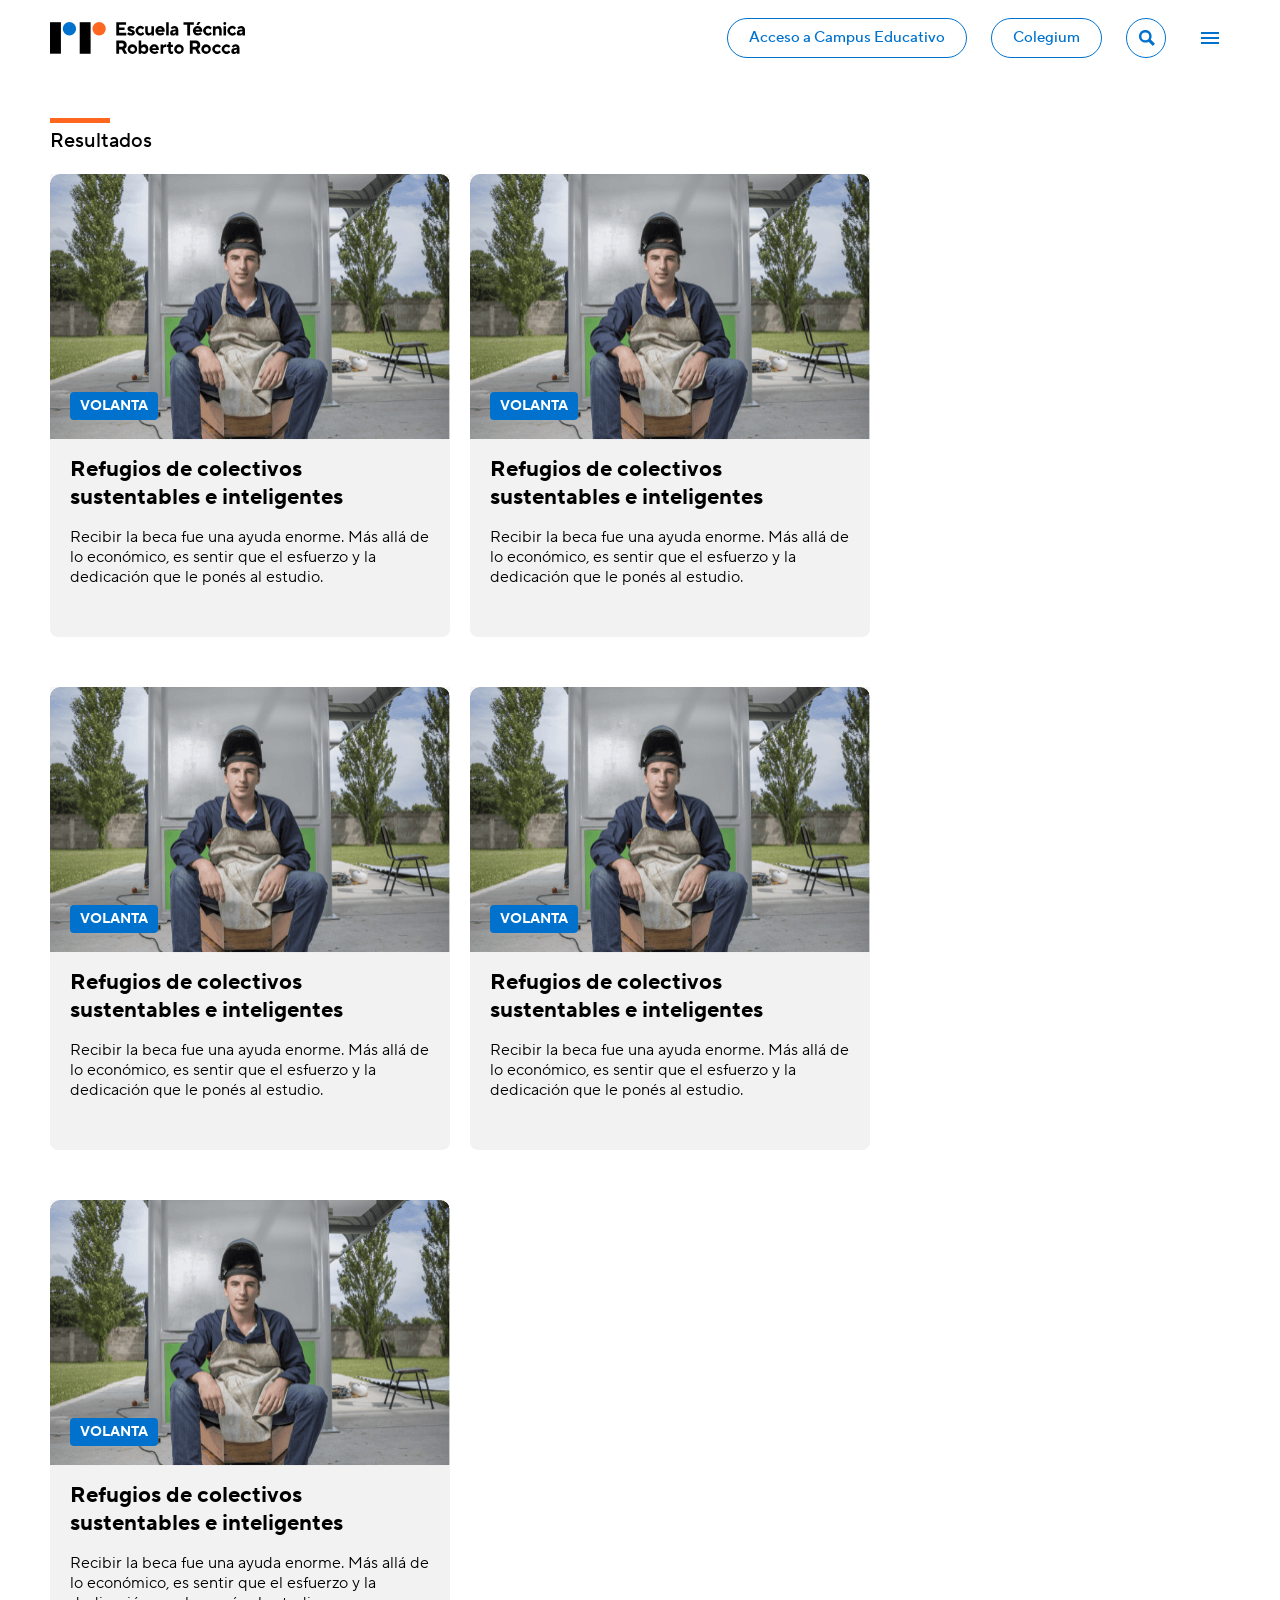
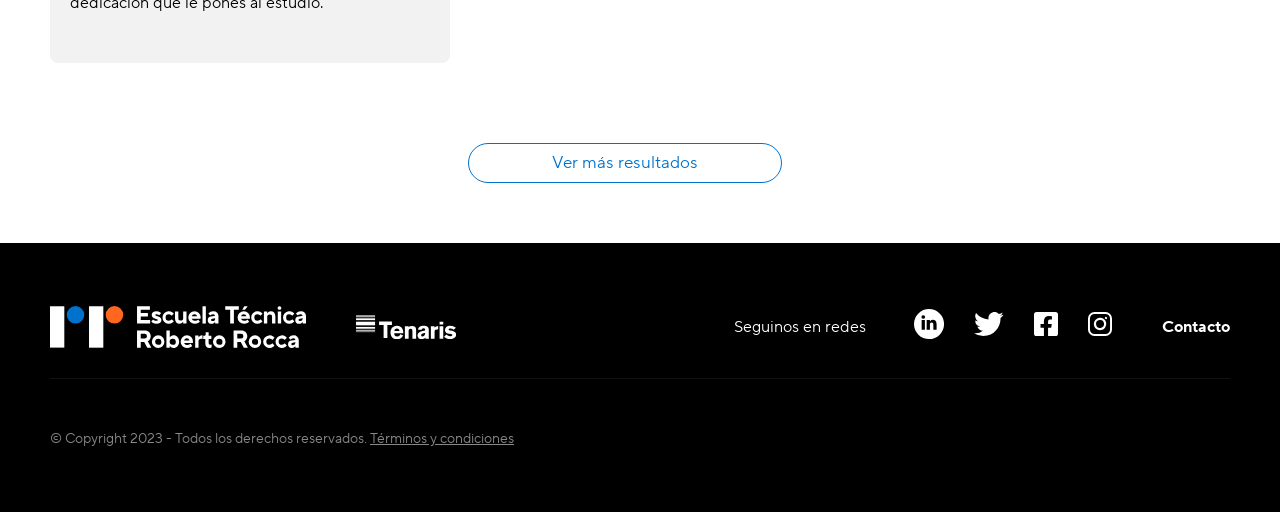
<file: resultado_de_busqueda.html>
<!DOCTYPE html>
<html lang="en">
<head>
    <meta charset="UTF-8">
    <meta http-equiv="X-UA-Compatible" content="IE=edge">
    <meta name="viewport" content="width=device-width, initial-scale=1.0">
    <title>Resultados de busqueda</title>
    <link rel="stylesheet" href="resources/css/swiper.css">
    <link rel="stylesheet" href="resources/css/resultados_de_busqueda.css?7">
</head>
<body class="resultados_de_busqueda">

    <header id="header_sticky" class="header_sticky">
        <div class="header_sticky_top">
            <div class="header_sticky_top_wrp">
                <div class=" header_sticky_izq">
                    <a class="header_sticky_izq_logo" title="Roberto Rocca"  href="index.html">
                        <svg xmlns="http://www.w3.org/2000/svg" width="195.627" height="32" viewBox="0 0 195.627 32">
                            <g id="Logo_Escuela_Tecnica_Roberto_Rocca" data-name="Logo Escuela Tecnica Roberto Rocca" transform="translate(0 0)">
                              <rect id="Rectángulo_23" data-name="Rectángulo 23" width="10.937" height="31.65" transform="translate(29.805 0.157)"/>
                              <path id="Trazado_85" data-name="Trazado 85" d="M170.953,6.7a6.7,6.7,0,1,1-6.7-6.7,6.7,6.7,0,0,1,6.7,6.7" transform="translate(-114.983 0)" fill="#ff6720"/>
                              <rect id="Rectángulo_25" data-name="Rectángulo 25" width="10.937" height="31.587" transform="translate(0 0.157)"/>
                              <path id="Trazado_86" data-name="Trazado 86" d="M60.763,6.7a6.7,6.7,0,1,1-6.7-6.7,6.7,6.7,0,0,1,6.7,6.7" transform="translate(-34.566 0)" fill="#0072ce"/>
                              <path id="Trazado_87" data-name="Trazado 87" d="M246.157.609V13.816h10V11.175h-7.17V8.344h5.472V5.8h-5.472V3.25h6.981V.609Z" transform="translate(-179.644 -0.444)"/>
                              <path id="Trazado_88" data-name="Trazado 88" d="M287.716,20.9a3,3,0,0,0,.66.528,3.254,3.254,0,0,0,1.792.51c.849,0,1.132-.283,1.132-.66,0-1.038-4.717-.849-4.717-3.868,0-1.509,1.321-2.83,3.679-2.83a5.166,5.166,0,0,1,2.679.717,4.408,4.408,0,0,1,.906.7l-1.509,1.6a3.114,3.114,0,0,0-.547-.377,3.033,3.033,0,0,0-1.529-.377c-.66,0-.943.283-.943.566,0,1.038,4.717.849,4.717,3.868,0,1.585-1.321,2.924-3.868,2.924a5.4,5.4,0,0,1-2.943-.849,4.519,4.519,0,0,1-1.019-.849Z" transform="translate(-208.873 -10.637)"/>
                              <path id="Trazado_89" data-name="Trazado 89" d="M326.361,22.31a4.056,4.056,0,0,1-.943.943,4.812,4.812,0,1,1,0-7.736,4.056,4.056,0,0,1,.943.943l-1.6,1.6a3.433,3.433,0,0,0-.6-.566,2.856,2.856,0,0,0-1.66-.566,2.455,2.455,0,0,0,0,4.906,2.856,2.856,0,0,0,1.66-.566,3.432,3.432,0,0,0,.6-.566Z" transform="translate(-231.775 -10.636)"/>
                              <path id="Trazado_90" data-name="Trazado 90" d="M353.559,15.273h2.547v5.189a1.6,1.6,0,0,0,1.7,1.792,1.959,1.959,0,0,0,1.981-2.075V15.273h2.547v9.245h-2.547V23.2h-.094a4.42,4.42,0,0,1-.7.755,3.188,3.188,0,0,1-2.038.755c-1.887,0-3.4-1.509-3.4-3.868Z" transform="translate(-258.026 -11.146)"/>
                              <path id="Trazado_91" data-name="Trazado 91" d="M397.891,18.442a2.145,2.145,0,0,0-4.151,0Zm2.075,4.245a4.761,4.761,0,0,1-1.019.755A5.98,5.98,0,0,1,396,24.2a4.812,4.812,0,1,1-.094-9.623,4.63,4.63,0,0,1,4.623,4.623,7.391,7.391,0,0,1-.056.811l-.038.321h-6.7a2.375,2.375,0,0,0,2.453,1.6,3.249,3.249,0,0,0,1.83-.509,2.434,2.434,0,0,0,.623-.529Z" transform="translate(-285.423 -10.636)"/>
                              <rect id="Rectángulo_28" data-name="Rectángulo 28" width="2.547" height="13.208" transform="translate(116.546 0.165)"/>
                              <path id="Trazado_92" data-name="Trazado 92" d="M451.69,19.857l-2.075.377c-.66.132-1.038.472-1.038.944,0,.585.377.943,1.132.943a1.959,1.959,0,0,0,1.981-2.075Zm0,3.019H451.6a3.855,3.855,0,0,1-.7.66,3.276,3.276,0,0,1-2.038.66,2.63,2.63,0,0,1-2.83-2.642,2.99,2.99,0,0,1,2.736-2.962l2.925-.528a1.478,1.478,0,0,0-1.6-1.226,2.43,2.43,0,0,0-1.528.528,2.813,2.813,0,0,0-.547.51l-1.51-1.509a4.979,4.979,0,0,1,3.774-1.793,3.711,3.711,0,0,1,3.962,3.679v5.755H451.69Z" transform="translate(-325.512 -10.636)"/>
                              <path id="Trazado_93" data-name="Trazado 93" d="M495.61.609V3.25h3.773V13.816h2.83V3.25h3.774V.609Z" transform="translate(-361.694 -0.444)"/>
                              <path id="Trazado_94" data-name="Trazado 94" d="M535.6.259h2.642l-2.076,2.83h-2.076Zm1.7,7.736a2.145,2.145,0,0,0-4.151,0Zm2.075,4.245a4.759,4.759,0,0,1-1.019.755,5.98,5.98,0,0,1-2.943.755,4.812,4.812,0,1,1-.094-9.622,4.63,4.63,0,0,1,4.623,4.623,7.39,7.39,0,0,1-.056.811l-.038.321h-6.7a2.375,2.375,0,0,0,2.453,1.6,3.25,3.25,0,0,0,1.83-.509,2.431,2.431,0,0,0,.623-.529Z" transform="translate(-387.16 -0.189)"/>
                              <path id="Trazado_95" data-name="Trazado 95" d="M577.217,22.31a4.064,4.064,0,0,1-.943.943,4.812,4.812,0,1,1,0-7.736,4.064,4.064,0,0,1,.943.943l-1.6,1.6a3.432,3.432,0,0,0-.6-.566,2.856,2.856,0,0,0-1.66-.566,2.455,2.455,0,0,0,0,4.906,2.856,2.856,0,0,0,1.66-.566,3.431,3.431,0,0,0,.6-.566Z" transform="translate(-414.849 -10.636)"/>
                              <path id="Trazado_96" data-name="Trazado 96" d="M604.932,14.764h2.547v1.321h.095a4.429,4.429,0,0,1,.7-.755,3.145,3.145,0,0,1,2.038-.755c1.887,0,3.4,1.509,3.4,3.868v5.566h-2.547V18.82a1.6,1.6,0,0,0-1.7-1.793,1.959,1.959,0,0,0-1.981,2.076v4.906h-2.547Z" transform="translate(-441.478 -10.637)"/>
                              <path id="Trazado_97" data-name="Trazado 97" d="M643.751,4.316H646.3v9.245h-2.547ZM645.034.259a1.446,1.446,0,0,1,1.453,1.415,1.463,1.463,0,0,1-1.472,1.415,1.446,1.446,0,0,1-1.453-1.415A1.463,1.463,0,0,1,645.034.259" transform="translate(-469.67 -0.189)"/>
                              <path id="Trazado_98" data-name="Trazado 98" d="M667.251,22.31a4.064,4.064,0,0,1-.943.943,4.812,4.812,0,1,1,0-7.736,4.064,4.064,0,0,1,.943.943l-1.6,1.6a3.428,3.428,0,0,0-.6-.566,2.856,2.856,0,0,0-1.66-.566,2.455,2.455,0,0,0,0,4.906,2.856,2.856,0,0,0,1.66-.566,3.427,3.427,0,0,0,.6-.566Z" transform="translate(-480.555 -10.636)"/>
                              <path id="Trazado_99" data-name="Trazado 99" d="M699.285,19.857l-2.075.377c-.66.132-1.038.472-1.038.944,0,.585.378.943,1.132.943a1.959,1.959,0,0,0,1.981-2.075Zm0,3.019h-.094a3.849,3.849,0,0,1-.7.66,3.275,3.275,0,0,1-2.038.66,2.63,2.63,0,0,1-2.83-2.642,2.99,2.99,0,0,1,2.736-2.962l2.925-.528a1.478,1.478,0,0,0-1.6-1.226,2.431,2.431,0,0,0-1.528.528,2.818,2.818,0,0,0-.547.51l-1.51-1.509a4.979,4.979,0,0,1,3.774-1.793,3.711,3.711,0,0,1,3.962,3.679v5.755h-2.547Z" transform="translate(-506.206 -10.636)"/>
                              <path id="Trazado_100" data-name="Trazado 100" d="M251.912,75.077a1.792,1.792,0,1,0,0-3.585h-2.924v3.585Zm-5.754-6.226h5.849a4.261,4.261,0,0,1,4.622,4.434,4.2,4.2,0,0,1-1.132,3.075,3.414,3.414,0,0,1-1.132.793l2.736,4.906h-3.113l-2.358-4.34h-2.642v4.34h-2.83Z" transform="translate(-179.645 -50.247)"/>
                              <path id="Trazado_101" data-name="Trazado 101" d="M295.32,87.628a2.36,2.36,0,1,0-2.359,2.453,2.359,2.359,0,0,0,2.359-2.453m-2.359-4.811a4.812,4.812,0,1,1-4.906,4.811,4.852,4.852,0,0,1,4.906-4.811" transform="translate(-210.223 -60.439)"/>
                              <path id="Trazado_102" data-name="Trazado 102" d="M336.427,77.436a2.36,2.36,0,1,0-2.359,2.453,2.359,2.359,0,0,0,2.359-2.453m-7.17-8.585H331.8v5.283h.095a3.38,3.38,0,0,1,.717-.755,3.574,3.574,0,0,1,2.207-.755c2.189,0,4.151,2,4.151,4.811,0,2.83-1.962,4.811-4.151,4.811a3.574,3.574,0,0,1-2.207-.755,3.379,3.379,0,0,1-.717-.755H331.8v1.321h-2.547Z" transform="translate(-240.29 -50.247)"/>
                              <path id="Trazado_103" data-name="Trazado 103" d="M376.2,86.685a2.145,2.145,0,0,0-4.151,0Zm2.075,4.245a4.753,4.753,0,0,1-1.019.755,5.98,5.98,0,0,1-2.943.755,4.812,4.812,0,1,1-.094-9.622,4.63,4.63,0,0,1,4.623,4.623,7.375,7.375,0,0,1-.056.811l-.038.321h-6.7a2.375,2.375,0,0,0,2.453,1.6,3.249,3.249,0,0,0,1.83-.509,2.436,2.436,0,0,0,.623-.528Z" transform="translate(-269.595 -60.439)"/>
                              <path id="Trazado_104" data-name="Trazado 104" d="M410.612,83.007h2.547v1.321h.095a4.419,4.419,0,0,1,.7-.755,3.145,3.145,0,0,1,2.038-.755h.189v2.736l-.208-.038a4.438,4.438,0,0,0-.641-.057,2.216,2.216,0,0,0-2.17,2.453v4.339h-2.547Z" transform="translate(-299.663 -60.44)"/>
                              <path id="Trazado_105" data-name="Trazado 105" d="M434.911,78.928h-1.6V76.569h.849c.7,0,1.038-.377,1.038-1.132v-1.7h2.264v2.83h2.076v2.358h-2.076v3.113a1.168,1.168,0,0,0,1.226,1.321,2.8,2.8,0,0,0,.736-.094,1.426,1.426,0,0,0,.3-.094v2.358c-.151.057-.321.094-.491.151a5.232,5.232,0,0,1-1.208.132c-1.887,0-3.113-1.208-3.113-3.4Z" transform="translate(-316.225 -53.814)"/>
                              <path id="Trazado_106" data-name="Trazado 106" d="M468.156,87.628a2.36,2.36,0,1,0-2.359,2.453,2.359,2.359,0,0,0,2.359-2.453M465.8,82.817a4.812,4.812,0,1,1-4.906,4.811,4.852,4.852,0,0,1,4.906-4.811" transform="translate(-336.358 -60.439)"/>
                              <path id="Trazado_107" data-name="Trazado 107" d="M524.956,75.077a1.792,1.792,0,0,0,0-3.585h-2.925v3.585ZM519.2,68.851h5.849a4.261,4.261,0,0,1,4.622,4.434,4.2,4.2,0,0,1-1.132,3.075,3.413,3.413,0,0,1-1.132.793l2.736,4.906h-3.113l-2.358-4.34h-2.641v4.34H519.2Z" transform="translate(-378.912 -50.247)"/>
                              <path id="Trazado_108" data-name="Trazado 108" d="M569.062,87.628a2.36,2.36,0,1,0-2.359,2.453,2.359,2.359,0,0,0,2.359-2.453M566.7,82.817a4.812,4.812,0,1,1-4.906,4.811,4.852,4.852,0,0,1,4.906-4.811" transform="translate(-409.998 -60.439)"/>
                              <path id="Trazado_109" data-name="Trazado 109" d="M611.073,90.553a4.066,4.066,0,0,1-.943.943,4.812,4.812,0,1,1,0-7.736,4.061,4.061,0,0,1,.943.943l-1.6,1.6a3.45,3.45,0,0,0-.6-.566,2.858,2.858,0,0,0-1.66-.566,2.455,2.455,0,0,0,0,4.906,2.856,2.856,0,0,0,1.66-.566,3.428,3.428,0,0,0,.6-.566Z" transform="translate(-439.556 -60.439)"/>
                              <path id="Trazado_110" data-name="Trazado 110" d="M645.99,90.553a4.061,4.061,0,0,1-.943.943,4.812,4.812,0,1,1,0-7.736,4.057,4.057,0,0,1,.943.943l-1.6,1.6a3.46,3.46,0,0,0-.6-.566,2.859,2.859,0,0,0-1.66-.566,2.455,2.455,0,0,0,0,4.906,2.857,2.857,0,0,0,1.66-.566,3.438,3.438,0,0,0,.6-.566Z" transform="translate(-465.038 -60.439)"/>
                              <path id="Trazado_111" data-name="Trazado 111" d="M678.84,88.1l-2.076.377c-.66.132-1.038.472-1.038.944,0,.585.378.943,1.132.943a1.959,1.959,0,0,0,1.981-2.075Zm0,3.019h-.094a3.856,3.856,0,0,1-.7.66,3.275,3.275,0,0,1-2.038.66,2.63,2.63,0,0,1-2.83-2.641,2.989,2.989,0,0,1,2.736-2.962l2.925-.529a1.478,1.478,0,0,0-1.6-1.226,2.429,2.429,0,0,0-1.528.529,2.809,2.809,0,0,0-.547.509l-1.51-1.509a4.979,4.979,0,0,1,3.774-1.793,3.71,3.71,0,0,1,3.962,3.679v5.755H678.84Z" transform="translate(-491.285 -60.439)"/>
                            </g>
                          </svg>
                    </a>
                </div>
                <div class="header_sticky_der">
                    <a class="header_sticky_der_campus" title="Acceder al campus"  href="#"><span>Acceso a</span>Campus<span>Educativo</span></a>
                    <a class="header_sticky_der_campus" title="Colegium"  href="#"> <span>Colegium</span> </a>
                    <div class="header_sticky_der_buscador">
                        <button><svg class="header_sticky_der_buscador_svg" xmlns="http://www.w3.org/2000/svg" width="16" height="16" viewBox="0 0 16 16">
                            <path id="Icon_map-search" data-name="Icon map-search" d="M13.148,11.019a6.328,6.328,0,1,0-2.13,2.128l4.293,4.293,2.129-2.13Zm-5.395.64a3.9,3.9,0,1,1,3.905-3.9,3.91,3.91,0,0,1-3.905,3.9Z" transform="translate(-1.44 -1.44)" fill="#070707"/>
                          </svg></button>
                          <input class="header_der_buscador_input" type="text" placeholder="Buscar">                           
                    </div>
                    <button title="Abrir menú" aria-label="Abrir menú" id="hamburguesa" class="header_sticky_der_hamburguesa">
                        <div class="header_sticky_der_hamburguesa_linea"></div>
                        <div class="header_sticky_der_hamburguesa_linea"></div>
                        <div class="header_sticky_der_hamburguesa_linea"></div>
                    </button>
            
                </div>
            </div>
        </div>
    </header>

    <main class="padding_main">

        <div class="container">
            <div id="menu" class="menu_wrp">
                <button class="menu_close2" aria-label="Cerrar menú" title="Cerrar menú">
                    <svg id="close2" class="menu_close" xmlns="http://www.w3.org/2000/svg" width="41" height="41" viewBox="0 0 41 41">
                        <g id="Grupo_23356" data-name="Grupo 23356" transform="translate(-1257 -41)">
                          <g id="Componente_186_2" data-name="Componente 186 – 2" transform="translate(1257 41)">
                            <circle id="Elipse_1" data-name="Elipse 1" cx="20.5" cy="20.5" r="20.5" fill="#f1f1f1"/>
                            <g id="Elipse_387" data-name="Elipse 387" fill="none" stroke="#fff" stroke-width="1">
                              <circle cx="20.5" cy="20.5" r="20.5" stroke="none"/>
                              <circle cx="20.5" cy="20.5" r="20" fill="none"/>
                            </g>
                            <g id="Grupo_23094" data-name="Grupo 23094" transform="translate(-1258.5 -41.5)">
                              <rect id="Rectángulo_57696" data-name="Rectángulo 57696" width="18" height="2" transform="translate(1271.929 67.657) rotate(-45)"/>
                              <rect id="Rectángulo_57697" data-name="Rectángulo 57697" width="18" height="2" transform="translate(1284.657 69.071) rotate(-135)"/>
                            </g>
                            <g id="menu_black_24dp" transform="translate(17)">
                              <path id="Trazado_8094" data-name="Trazado 8094" d="M0,0H24V24H0Z" fill="none"/>
                            </g>
                          </g>
                        </g>
                    </svg> 
                </button>
                <nav class="menu">
                    <svg id="close" class="menu_close" xmlns="http://www.w3.org/2000/svg" width="32" height="32" viewBox="0 0 32 32">
                        <g id="Grupo_23142" data-name="Grupo 23142" transform="translate(-316 -10)">
                        <g id="Elipse_1" data-name="Elipse 1" transform="translate(316 10)" fill="none" stroke="#fff" stroke-width="1">
                            <circle cx="16" cy="16" r="16" stroke="none"/>
                            <circle cx="16" cy="16" r="15.5" fill="none"/>
                        </g>
                        <g id="Grupo_23094" data-name="Grupo 23094" transform="translate(325 19)">
                            <rect id="Rectángulo_57696" data-name="Rectángulo 57696" width="18" height="2" transform="translate(0 12.728) rotate(-45)" fill="#fff"/>
                            <rect id="Rectángulo_57697" data-name="Rectángulo 57697" width="18" height="2" transform="translate(12.729 14.143) rotate(-135)" fill="#fff"/>
                        </g>
                        </g>
                    </svg>
                    <a id="primerboton" class="menu_btn" href="#" title="Inicio">
                        <p>Inicio</p>
                    </a>
                    <a id="segundoboton" class="menu_btn" href="#" title="Nuestra escuela">
                        <p>Nuestra escuela</p>
                    </a>  
                    <a class="menu_btn" href="#" title="Nuestro equipo">
                        <p>Nuestro equipo</p>
                    </a>
                    <a class="menu_btn" href="#" title="Proeceso de admisíon">
                        <p>Proeceso de admisíon</p>
                    </a>
                    <a class="menu_btn" href="#" title="Prácticas profesionalizantes">
                        <p>Prácticas profesionalizantes</p>
                    </a>
                    <a class="menu_btn" href="#" title="Cursos de formación profesional">
                        <p>Cursos de formación profesional</p>
                    </a>
                    <a class="menu_btn" href="#" title="Contacto">
                        <p>Contacto</p>
                    </a>
                    <a class="menu_btn" href="#" title="Preguntas frecuentes">
                        <p>Preguntas frecuentes</p>
                    </a>

                    <div class="menu_campus_wrp">
                        <a class="menu_campus" title="Acceder al campus"  href="#"> <span>Acceso a </span> Campus <span> Educativo </span> </a>
                        <a class="menu_campus" title="Colegium"  href="#"> <span> Colegium </span> </a>
                    </div>

                    <div class="menu_buscar">
                        <input class="menu_buscar_input" placeholder="Buscar">
                        <a title="Buscar en todo el sitio"  href="#"> <svg xmlns="http://www.w3.org/2000/svg" width="20" height="20" viewBox="0 0 23.523 23.523">
                            <path id="Icon_map-search" data-name="Icon map-search" d="M18.653,15.523a9.3,9.3,0,1,0-3.132,3.129l6.312,6.311,3.13-3.132Zm-7.931.941a5.739,5.739,0,1,1,5.742-5.736,5.748,5.748,0,0,1-5.742,5.736Z" transform="translate(-1.44 -1.44)" fill="#fff"/>
                        </svg></a>
                    </div>
                    
                    <div class="menu_redes">
                        <p>Seguinos en redes</p>
                        <div class="menu_redes_wrp">
                            <a href="#"><svg id="facebook-logo" xmlns="http://www.w3.org/2000/svg" width="14.916" height="27.589" viewBox="0 0 14.916 27.589">
                                <path id="Trazado_2045" data-name="Trazado 2045" d="M36.432.006,32.854,0c-4.019,0-6.617,2.665-6.617,6.79V9.92h-3.6a.563.563,0,0,0-.563.563v4.536a.563.563,0,0,0,.563.563h3.6V27.027a.562.562,0,0,0,.563.563h4.693a.563.563,0,0,0,.563-.563V15.581h4.206a.562.562,0,0,0,.563-.563l0-4.536a.563.563,0,0,0-.563-.563H32.055V7.267c0-1.276.3-1.923,1.966-1.923h2.41a.562.562,0,0,0,.562-.563V.568A.563.563,0,0,0,36.432.006Z" transform="translate(-22.077)" fill="#0072ce"/>
                              </svg>
                            </a>
                            <a href="#"><svg id="twitter-2" xmlns="http://www.w3.org/2000/svg" width="31.579" height="25.658" viewBox="0 0 31.579 25.658">
                                <g id="Grupo_506" data-name="Grupo 506" transform="translate(0)">
                                  <path id="Trazado_2044" data-name="Trazado 2044" d="M31.579,51.038a13.5,13.5,0,0,1-3.73,1.022A6.438,6.438,0,0,0,30.7,48.482a12.938,12.938,0,0,1-4.105,1.567,6.474,6.474,0,0,0-11.2,4.427,6.666,6.666,0,0,0,.15,1.476A18.325,18.325,0,0,1,2.2,49.18a6.476,6.476,0,0,0,1.99,8.653,6.393,6.393,0,0,1-2.925-.8v.071A6.5,6.5,0,0,0,6.45,63.468a6.461,6.461,0,0,1-1.7.213,5.725,5.725,0,0,1-1.226-.111,6.536,6.536,0,0,0,6.049,4.51,13.008,13.008,0,0,1-8.027,2.761A12.126,12.126,0,0,1,0,70.753a18.226,18.226,0,0,0,9.932,2.905c11.913,0,18.427-9.869,18.427-18.423,0-.286-.01-.563-.024-.837A12.915,12.915,0,0,0,31.579,51.038Z" transform="translate(0 -48)" fill="#0072ce"/>
                                </g>
                              </svg>
                            </a>
                            <a href="#"><svg id="instagram_logo" xmlns="http://www.w3.org/2000/svg" width="27.766" height="27.766" viewBox="0 0 27.766 27.766">
                                <g id="Grupo_501" data-name="Grupo 501">
                                  <g id="Grupo_500" data-name="Grupo 500">
                                    <path id="Trazado_2041" data-name="Trazado 2041" d="M20.264,0H7.5A7.511,7.511,0,0,0,0,7.5V20.264a7.511,7.511,0,0,0,7.5,7.5H20.264a7.511,7.511,0,0,0,7.5-7.5V7.5A7.511,7.511,0,0,0,20.264,0Zm5.259,20.264a5.265,5.265,0,0,1-5.259,5.259H7.5a5.265,5.265,0,0,1-5.259-5.259V7.5A5.265,5.265,0,0,1,7.5,2.243H20.264A5.265,5.265,0,0,1,25.523,7.5Z" fill="#0072ce"/>
                                  </g>
                                </g>
                                <g id="Grupo_503" data-name="Grupo 503" transform="translate(7.711 7.602)">
                                  <g id="Grupo_502" data-name="Grupo 502">
                                    <path id="Trazado_2042" data-name="Trazado 2042" d="M154.571,145.484a6.225,6.225,0,1,0-6.172,7.141,6.311,6.311,0,0,0,.926-.069,6.226,6.226,0,0,0,5.246-7.072ZM149,150.337a3.983,3.983,0,1,1,3.356-4.524A3.956,3.956,0,0,1,149,150.337Z" transform="translate(-142.185 -140.171)" fill="#0072ce"/>
                                  </g>
                                </g>
                                <g id="Grupo_505" data-name="Grupo 505" transform="translate(19.78 5.743)">
                                  <g id="Grupo_504" data-name="Grupo 504">
                                    <path id="Trazado_2043" data-name="Trazado 2043" d="M366.656,106.222a1.122,1.122,0,1,0,.329.793A1.13,1.13,0,0,0,366.656,106.222Z" transform="translate(-364.741 -105.893)" fill="#0072ce"/>
                                  </g>
                                </g>
                              </svg>
                            </a>
                            <a href="#"><svg xmlns="http://www.w3.org/2000/svg" width="28.509" height="28.509" viewBox="0 0 28.509 28.509">
                                <path id="Trazado_2453" data-name="Trazado 2453" d="M21.353,7.1A14.255,14.255,0,1,0,35.607,21.353,14.255,14.255,0,0,0,21.353,7.1ZM17.427,26.9H14.345V17.624h3.082ZM15.886,16.358h-.021a1.607,1.607,0,1,1,.041-3.2,1.607,1.607,0,1,1-.02,3.2ZM28.544,26.9H25.461V21.935c0-1.246-.446-2.1-1.562-2.1a1.687,1.687,0,0,0-1.582,1.127,2.11,2.11,0,0,0-.1.752V26.9H19.132s.041-8.4,0-9.273h3.083v1.314a3.061,3.061,0,0,1,2.779-1.532c2.029,0,3.55,1.325,3.55,4.173V26.9Z" transform="translate(-7.098 -7.098)" fill="#0072ce"/>
                              </svg>
                            </a>
                        </div>
                    </div>
                </nav>
            </div>
        </div>

        <section class="modulo_tarjetas noticias">
            <div class="modulo_tarjetas_wrp">

                <div class="generic_title"> 
                    <svg xmlns="http://www.w3.org/2000/svg" width="60" height="5" viewBox="0 0 60 5">
                        <line id="Línea_2767" data-name="Línea 2767" x2="60" transform="translate(0 2.5)" fill="none" stroke="#ff6720" stroke-width="5"/>
                    </svg>
                    <h1>Resultados</h1>
                </div>
    
              <div class="modulo_tarjetas_articulo_wrp">
  
                <article class="modulo_tarjetas_noticia">
                    <div class="modulo_tarjetas_noticia_top">
                        <div class="modulo_tarjetas_noticia_picture">
                            <img src="./resources/img/noticia_img.png" alt="Imagen de noticias">
                        </div>
                        <a  class="modulo_tarjetas_noticia_volanta" href="#">volanta</a>
                    </div>
                    <div class="modulo_tarjetas_noticia_button">
                        <h2>Refugios de colectivos sustentables e inteligentes</h2>
                        <p>Recibir la beca fue una ayuda enorme. Más allá de lo económico, es sentir que el esfuerzo y la dedicación que le ponés al estudio.</p>
                    </div>
                    <a class="modulo_tarjetas_noticia_link" href="#"></a>
                </article>

                <article class="modulo_tarjetas_noticia">
                    <div class="modulo_tarjetas_noticia_top">
                        <div class="modulo_tarjetas_noticia_picture">
                            <img src="./resources/img/noticia_img.png" alt="Imagen de noticias">
                        </div>
                        <a  class="modulo_tarjetas_noticia_volanta" href="#">volanta</a>
                    </div>
                    <div class="modulo_tarjetas_noticia_button">
                        <h2>Refugios de colectivos sustentables e inteligentes</h2>
                        <p>Recibir la beca fue una ayuda enorme. Más allá de lo económico, es sentir que el esfuerzo y la dedicación que le ponés al estudio.</p>
                    </div>
                    <a class="modulo_tarjetas_noticia_link" href="#"></a>
                </article>

                <article class="modulo_tarjetas_noticia">
                    <div class="modulo_tarjetas_noticia_top">
                        <div class="modulo_tarjetas_noticia_picture">
                            <img src="./resources/img/noticia_img.png" alt="Imagen de noticias">
                        </div>
                        <a  class="modulo_tarjetas_noticia_volanta" href="#">volanta</a>
                    </div>
                    <div class="modulo_tarjetas_noticia_button">
                        <h2>Refugios de colectivos sustentables e inteligentes</h2>
                        <p>Recibir la beca fue una ayuda enorme. Más allá de lo económico, es sentir que el esfuerzo y la dedicación que le ponés al estudio.</p>
                    </div>
                    <a class="modulo_tarjetas_noticia_link" href="#"></a>
                </article>

                <article class="modulo_tarjetas_noticia">
                    <div class="modulo_tarjetas_noticia_top">
                        <div class="modulo_tarjetas_noticia_picture">
                            <img src="./resources/img/noticia_img.png" alt="Imagen de noticias">
                        </div>
                        <a  class="modulo_tarjetas_noticia_volanta" href="#">volanta</a>
                    </div>
                    <div class="modulo_tarjetas_noticia_button">
                        <h2>Refugios de colectivos sustentables e inteligentes</h2>
                        <p>Recibir la beca fue una ayuda enorme. Más allá de lo económico, es sentir que el esfuerzo y la dedicación que le ponés al estudio.</p>
                    </div>
                    <a class="modulo_tarjetas_noticia_link" href="#"></a>
                </article>

                <article class="modulo_tarjetas_noticia">
                    <div class="modulo_tarjetas_noticia_top">
                        <div class="modulo_tarjetas_noticia_picture">
                            <img src="./resources/img/noticia_img.png" alt="Imagen de noticias">
                        </div>
                        <a  class="modulo_tarjetas_noticia_volanta" href="#">volanta</a>
                    </div>
                    <div class="modulo_tarjetas_noticia_button">
                        <h2>Refugios de colectivos sustentables e inteligentes</h2>
                        <p>Recibir la beca fue una ayuda enorme. Más allá de lo económico, es sentir que el esfuerzo y la dedicación que le ponés al estudio.</p>
                    </div>
                    <a class="modulo_tarjetas_noticia_link" href="#"></a>
                </article>

            </div>
            <div class="modulo_tarjetas_btn_wrp">
            <a href="#">Ver más resultados</a>
            </div>
  
        </section>

    </main>

    <footer class="footer">
        <div class="footer_wrp">
            <div class="footer_top">
                <div class="footer_top_izq">
                    <a href="#">
                        <svg xmlns="http://www.w3.org/2000/svg" width="256.545" height="41.965" viewBox="0 0 256.545 41.965">
                            <g id="Grupo_23439" data-name="Grupo 23439" transform="translate(0 0)">
                            <rect id="Rectángulo_23" data-name="Rectángulo 23" width="14.343" height="41.506" transform="translate(39.087 0.205)" fill="#fff"/>
                            <path id="Trazado_85" data-name="Trazado 85" d="M175.126,8.786A8.786,8.786,0,1,1,166.34,0a8.786,8.786,0,0,1,8.786,8.786" transform="translate(-101.726 0)" fill="#ff6720"/>
                            <rect id="Rectángulo_25" data-name="Rectángulo 25" width="14.342" height="41.423" transform="translate(0 0.205)" fill="#fff"/>
                            <path id="Trazado_86" data-name="Trazado 86" d="M64.936,8.786A8.786,8.786,0,1,1,56.15,0a8.786,8.786,0,0,1,8.786,8.786" transform="translate(-30.581 0)" fill="#0072ce"/>
                            <path id="Trazado_87" data-name="Trazado 87" d="M246.157.609v17.32h13.114V14.465h-9.4V10.753h7.175V7.413h-7.175V4.073h9.155V.609Z" transform="translate(-158.932 -0.393)" fill="#fff"/>
                            <path id="Trazado_88" data-name="Trazado 88" d="M288.186,22.864a3.941,3.941,0,0,0,.866.693,4.268,4.268,0,0,0,2.35.668c1.114,0,1.485-.371,1.485-.866,0-1.361-6.186-1.114-6.186-5.072,0-1.979,1.732-3.711,4.825-3.711a6.774,6.774,0,0,1,3.514.94,5.781,5.781,0,0,1,1.188.916l-1.979,2.1a4.085,4.085,0,0,0-.717-.5,3.977,3.977,0,0,0-2-.495c-.866,0-1.237.371-1.237.742,0,1.361,6.186,1.113,6.186,5.072,0,2.078-1.732,3.835-5.072,3.835a7.08,7.08,0,0,1-3.86-1.113,5.926,5.926,0,0,1-1.336-1.113Z" transform="translate(-184.791 -9.41)" fill="#fff"/>
                            <path id="Trazado_89" data-name="Trazado 89" d="M329.094,24.719a5.32,5.32,0,0,1-1.237,1.237,6.31,6.31,0,1,1,0-10.145,5.32,5.32,0,0,1,1.237,1.237l-2.1,2.1a4.5,4.5,0,0,0-.792-.742,3.745,3.745,0,0,0-2.177-.742,3.093,3.093,0,0,0-3.093,3.217,3.093,3.093,0,0,0,3.093,3.216,3.745,3.745,0,0,0,2.177-.742,4.5,4.5,0,0,0,.792-.742Z" transform="translate(-205.052 -9.41)" fill="#fff"/>
                            <path id="Trazado_90" data-name="Trazado 90" d="M353.559,15.273h3.34v6.8a2.1,2.1,0,0,0,2.227,2.35,2.569,2.569,0,0,0,2.6-2.722V15.273h3.34V27.4h-3.34V25.665H361.6a5.8,5.8,0,0,1-.916.99,4.18,4.18,0,0,1-2.672.99c-2.474,0-4.454-1.979-4.454-5.072Z" transform="translate(-228.277 -9.861)" fill="#fff"/>
                            <path id="Trazado_91" data-name="Trazado 91" d="M400.007,19.646a2.813,2.813,0,0,0-5.443,0Zm2.722,5.567a6.244,6.244,0,0,1-1.336.99,7.842,7.842,0,0,1-3.86.99,6.31,6.31,0,1,1-.124-12.619,6.072,6.072,0,0,1,6.062,6.062A9.689,9.689,0,0,1,403.4,21.7l-.05.421h-8.784a3.115,3.115,0,0,0,3.217,2.1,4.261,4.261,0,0,0,2.4-.668,3.192,3.192,0,0,0,.817-.693Z" transform="translate(-252.515 -9.41)" fill="#fff"/>
                            <rect id="Rectángulo_28" data-name="Rectángulo 28" width="3.34" height="17.32" transform="translate(152.839 0.216)" fill="#fff"/>
                            <path id="Trazado_92" data-name="Trazado 92" d="M453.453,21.5,450.731,22c-.866.173-1.361.619-1.361,1.237,0,.767.495,1.237,1.485,1.237a2.569,2.569,0,0,0,2.6-2.722Zm0,3.959h-.124a5.055,5.055,0,0,1-.916.866,4.3,4.3,0,0,1-2.672.866,3.449,3.449,0,0,1-3.711-3.464,3.921,3.921,0,0,1,3.587-3.885l3.835-.693a1.938,1.938,0,0,0-2.1-1.608,3.187,3.187,0,0,0-2,.693,3.689,3.689,0,0,0-.718.668l-1.98-1.979a6.529,6.529,0,0,1,4.949-2.351,4.866,4.866,0,0,1,5.2,4.825v7.547h-3.34Z" transform="translate(-287.983 -9.41)" fill="#fff"/>
                            <path id="Trazado_93" data-name="Trazado 93" d="M495.61.609V4.073h4.948V17.929h3.712V4.073h4.949V.609Z" transform="translate(-319.993 -0.393)" fill="#fff"/>
                            <path id="Trazado_94" data-name="Trazado 94" d="M537.185.259h3.464L537.927,3.97h-2.722ZM539.412,10.4a2.813,2.813,0,0,0-5.443,0Zm2.722,5.567a6.24,6.24,0,0,1-1.336.99,7.842,7.842,0,0,1-3.86.99,6.31,6.31,0,1,1-.124-12.619,6.072,6.072,0,0,1,6.062,6.062,9.677,9.677,0,0,1-.074,1.064l-.05.421h-8.784a3.115,3.115,0,0,0,3.217,2.1,4.262,4.262,0,0,0,2.4-.668,3.188,3.188,0,0,0,.817-.693Z" transform="translate(-342.523 -0.167)" fill="#fff"/>
                            <path id="Trazado_95" data-name="Trazado 95" d="M579.949,24.719a5.327,5.327,0,0,1-1.237,1.237,6.31,6.31,0,1,1,0-10.145,5.327,5.327,0,0,1,1.237,1.237l-2.1,2.1a4.5,4.5,0,0,0-.792-.742,3.745,3.745,0,0,0-2.177-.742,3.093,3.093,0,0,0-3.093,3.217,3.093,3.093,0,0,0,3.093,3.216,3.745,3.745,0,0,0,2.177-.742,4.5,4.5,0,0,0,.792-.742Z" transform="translate(-367.02 -9.41)" fill="#fff"/>
                            <path id="Trazado_96" data-name="Trazado 96" d="M604.932,14.822h3.34v1.732h.124a5.81,5.81,0,0,1,.915-.99,4.125,4.125,0,0,1,2.672-.99c2.474,0,4.454,1.979,4.454,5.072v7.3H613.1v-6.8a2.1,2.1,0,0,0-2.227-2.351,2.569,2.569,0,0,0-2.6,2.722v6.433h-3.34Z" transform="translate(-390.578 -9.41)" fill="#fff"/>
                            <path id="Trazado_97" data-name="Trazado 97" d="M643.81,5.579h3.34V17.7h-3.34Zm1.683-5.32A1.9,1.9,0,0,1,647.4,2.115a1.919,1.919,0,0,1-1.93,1.856,1.9,1.9,0,0,1-1.9-1.856,1.918,1.918,0,0,1,1.93-1.856" transform="translate(-415.52 -0.167)" fill="#fff"/>
                            <path id="Trazado_98" data-name="Trazado 98" d="M669.983,24.719a5.326,5.326,0,0,1-1.237,1.237,6.31,6.31,0,1,1,0-10.145,5.326,5.326,0,0,1,1.237,1.237l-2.1,2.1a4.5,4.5,0,0,0-.792-.742,3.746,3.746,0,0,0-2.177-.742,3.093,3.093,0,0,0-3.093,3.217,3.093,3.093,0,0,0,3.093,3.216,3.746,3.746,0,0,0,2.177-.742,4.5,4.5,0,0,0,.792-.742Z" transform="translate(-425.15 -9.41)" fill="#fff"/>
                            <path id="Trazado_99" data-name="Trazado 99" d="M701.048,21.5,698.326,22c-.866.173-1.361.619-1.361,1.237,0,.767.495,1.237,1.485,1.237a2.569,2.569,0,0,0,2.6-2.722Zm0,3.959h-.124a5.045,5.045,0,0,1-.916.866,4.294,4.294,0,0,1-2.672.866,3.449,3.449,0,0,1-3.711-3.464,3.921,3.921,0,0,1,3.587-3.885l3.835-.693a1.939,1.939,0,0,0-2.1-1.608,3.188,3.188,0,0,0-2,.693,3.7,3.7,0,0,0-.718.668l-1.98-1.979a6.53,6.53,0,0,1,4.949-2.351,4.866,4.866,0,0,1,5.2,4.825v7.547h-3.34Z" transform="translate(-447.844 -9.41)" fill="#fff"/>
                            <path id="Trazado_100" data-name="Trazado 100" d="M253.7,77.016a2.351,2.351,0,1,0,0-4.7h-3.835v4.7Zm-7.546-8.165h7.67c3.711,0,6.062,2.351,6.062,5.815a5.506,5.506,0,0,1-1.484,4.033,4.477,4.477,0,0,1-1.485,1.039l3.588,6.433h-4.083l-3.093-5.691h-3.464v5.691h-3.711Z" transform="translate(-158.933 -44.454)" fill="#fff"/>
                            <path id="Trazado_101" data-name="Trazado 101" d="M297.582,89.126a3.1,3.1,0,1,0-3.093,3.217,3.093,3.093,0,0,0,3.093-3.217m-3.093-6.309a6.311,6.311,0,1,1-6.433,6.309,6.363,6.363,0,0,1,6.433-6.309" transform="translate(-185.986 -53.471)" fill="#fff"/>
                            <path id="Trazado_102" data-name="Trazado 102" d="M338.659,80.109a3.1,3.1,0,1,0-3.093,3.217,3.093,3.093,0,0,0,3.093-3.217m-9.4-11.258h3.34v6.928h.124a4.433,4.433,0,0,1,.94-.99,4.687,4.687,0,0,1,2.895-.99c2.87,0,5.443,2.623,5.443,6.309,0,3.712-2.573,6.309-5.443,6.309a4.687,4.687,0,0,1-2.895-.99,4.433,4.433,0,0,1-.94-.99H332.6v1.732h-3.34Z" transform="translate(-212.586 -44.454)" fill="#fff"/>
                            <path id="Trazado_103" data-name="Trazado 103" d="M378.319,87.889a2.813,2.813,0,0,0-5.443,0Zm2.722,5.567a6.233,6.233,0,0,1-1.336.99,7.843,7.843,0,0,1-3.86.99,6.31,6.31,0,1,1-.124-12.619,6.072,6.072,0,0,1,6.062,6.062,9.664,9.664,0,0,1-.074,1.064l-.05.421h-8.784a3.115,3.115,0,0,0,3.217,2.1,4.261,4.261,0,0,0,2.4-.668,3.2,3.2,0,0,0,.817-.693Z" transform="translate(-238.513 -53.471)" fill="#fff"/>
                            <path id="Trazado_104" data-name="Trazado 104" d="M410.612,83.065h3.34V84.8h.124a5.793,5.793,0,0,1,.915-.99,4.124,4.124,0,0,1,2.672-.99h.247v3.587l-.272-.049a5.82,5.82,0,0,0-.841-.074,2.907,2.907,0,0,0-2.846,3.217v5.691h-3.34Z" transform="translate(-265.113 -53.472)" fill="#fff"/>
                            <path id="Trazado_105" data-name="Trazado 105" d="M435.41,80.543h-2.1V77.451h1.114c.915,0,1.361-.5,1.361-1.485V73.739h2.969v3.712h2.722v3.093H438.75v4.083a1.532,1.532,0,0,0,1.608,1.732,3.669,3.669,0,0,0,.965-.124,1.87,1.87,0,0,0,.4-.124V89.2c-.2.074-.421.124-.643.2a6.862,6.862,0,0,1-1.584.173c-2.474,0-4.082-1.584-4.082-4.453Z" transform="translate(-279.766 -47.61)" fill="#fff"/>
                            <path id="Trazado_106" data-name="Trazado 106" d="M470.418,89.126a3.1,3.1,0,1,0-3.093,3.217,3.093,3.093,0,0,0,3.093-3.217m-3.093-6.309a6.311,6.311,0,1,1-6.433,6.309,6.363,6.363,0,0,1,6.433-6.309" transform="translate(-297.578 -53.471)" fill="#fff"/>
                            <path id="Trazado_107" data-name="Trazado 107" d="M526.748,77.016a2.351,2.351,0,0,0,0-4.7h-3.835v4.7ZM519.2,68.851h7.671c3.711,0,6.062,2.351,6.062,5.815a5.507,5.507,0,0,1-1.484,4.033,4.476,4.476,0,0,1-1.485,1.039l3.588,6.433h-4.083l-3.093-5.691h-3.464v5.691H519.2Z" transform="translate(-335.226 -44.454)" fill="#fff"/>
                            <path id="Trazado_108" data-name="Trazado 108" d="M571.324,89.126a3.1,3.1,0,1,0-3.093,3.217,3.093,3.093,0,0,0,3.093-3.217m-3.093-6.309a6.311,6.311,0,1,1-6.433,6.309,6.363,6.363,0,0,1,6.433-6.309" transform="translate(-362.728 -53.471)" fill="#fff"/>
                            <path id="Trazado_109" data-name="Trazado 109" d="M613.805,92.962a5.334,5.334,0,0,1-1.237,1.237,6.31,6.31,0,1,1,0-10.145,5.328,5.328,0,0,1,1.237,1.237l-2.1,2.1a4.526,4.526,0,0,0-.792-.742,3.748,3.748,0,0,0-2.177-.742,3.219,3.219,0,0,0,0,6.433,3.745,3.745,0,0,0,2.177-.742,4.5,4.5,0,0,0,.792-.742Z" transform="translate(-388.878 -53.471)" fill="#fff"/>
                            <path id="Trazado_110" data-name="Trazado 110" d="M648.722,92.962a5.326,5.326,0,0,1-1.237,1.237,6.31,6.31,0,1,1,0-10.145,5.32,5.32,0,0,1,1.237,1.237l-2.1,2.1a4.54,4.54,0,0,0-.792-.742,3.749,3.749,0,0,0-2.177-.742,3.219,3.219,0,0,0,0,6.433,3.746,3.746,0,0,0,2.177-.742,4.511,4.511,0,0,0,.792-.742Z" transform="translate(-411.422 -53.471)" fill="#fff"/>
                            <path id="Trazado_111" data-name="Trazado 111" d="M680.6,89.745l-2.722.495c-.866.173-1.361.619-1.361,1.237,0,.767.495,1.237,1.485,1.237a2.569,2.569,0,0,0,2.6-2.722Zm0,3.959h-.124a5.056,5.056,0,0,1-.916.866,4.3,4.3,0,0,1-2.672.866,3.449,3.449,0,0,1-3.711-3.464,3.92,3.92,0,0,1,3.587-3.885l3.836-.693a1.939,1.939,0,0,0-2.1-1.608,3.186,3.186,0,0,0-2,.693,3.683,3.683,0,0,0-.717.668l-1.98-1.979a6.529,6.529,0,0,1,4.949-2.351,4.866,4.866,0,0,1,5.2,4.825v7.547H680.6Z" transform="translate(-434.644 -53.471)" fill="#fff"/>
                            </g>
                        </svg>
                        
                    </a>

                    <a href="#">
                    <svg xmlns="http://www.w3.org/2000/svg" width="100.191" height="24.295" viewBox="0 0 100.191 24.295">
                        <g id="Grupo_23573" data-name="Grupo 23573" transform="translate(-690 -67.784)">
                        <path id="Trazado_8254" data-name="Trazado 8254" d="M40.136,39.682H27.311v3.5h4.527V56.338H35.61V43.179h4.527Z" transform="translate(685.768 34.56)" fill="#fff"/>
                        <g id="Grupo_23572" data-name="Grupo 23572" transform="translate(690 67.784)">
                            <path id="Trazado_8255" data-name="Trazado 8255" d="M49.627,52.76a3.349,3.349,0,0,1-3.2,2.228,2.841,2.841,0,0,1-2.877-3.148h9.027c-.045-1.43-.143-3.9-1.793-5.667a6.13,6.13,0,0,0-4.551-1.813c-4.98,0-6.486,3.924-6.486,6.973,0,4.139,2.639,6.534,6.392,6.534a6.945,6.945,0,0,0,4.77-1.789,9.9,9.9,0,0,0,1.525-1.888Zm-6.052-3.241a3.252,3.252,0,0,1,.75-1.674,2.571,2.571,0,0,1,1.885-.82,2.611,2.611,0,0,1,1.82.7,3.026,3.026,0,0,1,.7,1.792H43.575" transform="translate(-5.242 -33.572)" fill="#fff"/>
                            <path id="Trazado_8256" data-name="Trazado 8256" d="M60.079,45.926a3.592,3.592,0,0,1,1.259-.991,6.055,6.055,0,0,1,2.3-.459,4.816,4.816,0,0,1,2.251.5c1.338.7,1.674,1.839,1.674,3.8v8.642H63.852V50.309a4.932,4.932,0,0,0-.173-1.888,1.683,1.683,0,0,0-1.663-.971c-1.964,0-1.964,1.574-1.964,3.146v6.829H56.319V44.812h3.76Z" transform="translate(-7.428 -33.587)" fill="#fff"/>
                            <path id="Trazado_8257" data-name="Trazado 8257" d="M75.086,48.364c.1-.46.318-1.472,1.961-1.472,1.333,0,1.381.964,1.431,1.547v.675a32.655,32.655,0,0,0-4.987,1.162,4.09,4.09,0,0,0-2.664,3.631,3.835,3.835,0,0,0,4.139,3.847,5.975,5.975,0,0,0,3.875-1.494V57.42H82.5c-.292-.431-.36-.628-.36-1.986V48.077c0-3.27-3.755-3.633-5.3-3.633a6.506,6.506,0,0,0-4.141,1.114,3.512,3.512,0,0,0-1.33,2.807Zm3.392,3c-.025,1.313-.073,2.472-1.3,3.244a2.458,2.458,0,0,1-1.289.41,1.349,1.349,0,0,1-1.4-1.28c0-.97.971-1.332,1.6-1.573l2.4-.8" transform="translate(-9.341 -33.583)" fill="#fff"/>
                            <path id="Trazado_8258" data-name="Trazado 8258" d="M89.889,46.121a5.833,5.833,0,0,1,3.653-1.453v3.3l-1.235.194c-1.79.312-2.32.579-2.32,2.176v7.116H86.259V44.787h3.63Z" transform="translate(-11.376 -33.613)" fill="#fff"/>
                            <path id="Trazado_8259" data-name="Trazado 8259" d="M96.3,44.129h3.679V56.791H96.3Zm0-4.451h3.679v2.88H96.3Z" transform="translate(-12.701 -32.955)" fill="#fff"/>
                            <path id="Trazado_8260" data-name="Trazado 8260" d="M103.815,53.146a5.414,5.414,0,0,0,3.68,1.747c.9,0,2.249-.294,2.249-1.237a.779.779,0,0,0-.484-.728,8.062,8.062,0,0,0-2.152-.485,13.5,13.5,0,0,1-1.693-.385,4.655,4.655,0,0,1-2.109-1.088,3.406,3.406,0,0,1-.944-2.374c0-2.081,1.8-4.235,5.329-4.235a9.244,9.244,0,0,1,5.637,1.89l-2.3,2.13a5.312,5.312,0,0,0-3.172-1.261c-1.454,0-1.788.581-1.788.947,0,.724.8.872,2.009,1.088,2.538.462,5.5,1.139,5.5,4.14,0,2.972-3,4.427-5.984,4.427a8.313,8.313,0,0,1-6.124-2.446Z" transform="translate(-13.383 -33.572)" fill="#fff"/>
                            <rect id="Rectángulo_57397" data-name="Rectángulo 57397" width="19.058" height="0.592" transform="translate(0 16.521)" fill="#fff"/>
                            <rect id="Rectángulo_57398" data-name="Rectángulo 57398" width="19.058" height="3.593" transform="translate(0 6.729)" fill="#fff"/>
                            <rect id="Rectángulo_57399" data-name="Rectángulo 57399" width="19.058" height="0.895" transform="translate(0 1.332)" fill="#fff"/>
                            <rect id="Rectángulo_57400" data-name="Rectángulo 57400" width="19.058" height="0.893" transform="translate(0 14.824)" fill="#fff"/>
                            <rect id="Rectángulo_57401" data-name="Rectángulo 57401" width="19.058" height="1.799" transform="translate(0 3.331)" fill="#fff"/>
                            <rect id="Rectángulo_57402" data-name="Rectángulo 57402" width="19.058" height="1.795" transform="translate(0 11.923)" fill="#fff"/>
                            <rect id="Rectángulo_57403" data-name="Rectángulo 57403" width="19.058" height="0.588" fill="#fff"/>
                        </g>
                        </g>
                    </svg>
                    </a>

                </div>
                <div class="footer_top_der">
                    <div class="footer_top_der_redes">                    
                        <p>Seguinos en redes</p>
                        <div class="footer_top_der_redes_logos">
                            <a href="#" title="linkedn"><svg xmlns="http://www.w3.org/2000/svg" width="30.048" height="30.048" viewBox="0 0 30.048 30.048">
                                <path id="Trazado_2453" data-name="Trazado 2453" d="M22.122,7.1A15.024,15.024,0,1,0,37.146,22.122,15.024,15.024,0,0,0,22.122,7.1ZM17.985,27.965H14.736V18.192h3.249ZM16.361,16.858h-.022a1.694,1.694,0,1,1,.043-3.378,1.694,1.694,0,1,1-.021,3.378ZM29.7,27.965H26.452V22.736c0-1.313-.47-2.21-1.646-2.21a1.779,1.779,0,0,0-1.667,1.188,2.224,2.224,0,0,0-.108.792v5.458H19.782s.043-8.856,0-9.773h3.249v1.385a3.227,3.227,0,0,1,2.929-1.615c2.139,0,3.741,1.4,3.742,4.4v5.6Z" transform="translate(-7.098 -7.098)" fill="#fff"/>
                            </svg></a>
                            <a href="#" title="twitter"><svg xmlns="http://www.w3.org/2000/svg" width="29.55" height="24" viewBox="0 0 29.55 24">
                                <path id="Icon_awesome-twitter" data-name="Icon awesome-twitter" d="M26.513,9.362c.019.262.019.525.019.788,0,8.006-6.094,17.231-17.231,17.231A17.114,17.114,0,0,1,0,24.662a12.529,12.529,0,0,0,1.462.075A12.129,12.129,0,0,0,8.981,22.15a6.067,6.067,0,0,1-5.663-4.2,7.637,7.637,0,0,0,1.144.094,6.405,6.405,0,0,0,1.594-.206A6.057,6.057,0,0,1,1.2,11.893v-.075a6.1,6.1,0,0,0,2.737.769,6.065,6.065,0,0,1-1.875-8.1A17.215,17.215,0,0,0,14.55,10.824a6.837,6.837,0,0,1-.15-1.387A6.062,6.062,0,0,1,24.881,5.293a11.924,11.924,0,0,0,3.844-1.462,6.04,6.04,0,0,1-2.663,3.337,12.141,12.141,0,0,0,3.487-.937,13.019,13.019,0,0,1-3.037,3.131Z" transform="translate(0 -3.381)" fill="#fff"/>
                            </svg>
                            </a>
                            <a href="#" title="facebook"><svg xmlns="http://www.w3.org/2000/svg" width="24" height="24" viewBox="0 0 24 24">
                                <path id="Icon_awesome-facebook-square" data-name="Icon awesome-facebook-square" d="M21.429,2.25H2.571A2.571,2.571,0,0,0,0,4.821V23.679A2.571,2.571,0,0,0,2.571,26.25H9.924V18.091H6.549V14.25H9.924V11.323c0-3.329,1.982-5.169,5.018-5.169a20.446,20.446,0,0,1,2.974.259V9.681H16.241a1.92,1.92,0,0,0-2.165,2.075V14.25h3.685l-.589,3.841h-3.1V26.25h7.353A2.571,2.571,0,0,0,24,23.679V4.821A2.571,2.571,0,0,0,21.429,2.25Z" transform="translate(0 -2.25)" fill="#fff"/>
                            </svg>
                            </a>
                            <a href="#" title="instagram"><svg id="instagram" xmlns="http://www.w3.org/2000/svg" width="24" height="24" viewBox="0 0 24 24">
                                <g id="Grupo_501" data-name="Grupo 501">
                                <g id="Grupo_500" data-name="Grupo 500">
                                    <path id="Trazado_2041" data-name="Trazado 2041" d="M17.515,0H6.485A6.492,6.492,0,0,0,0,6.485V17.515A6.492,6.492,0,0,0,6.485,24H17.515A6.492,6.492,0,0,0,24,17.515V6.485A6.492,6.492,0,0,0,17.515,0Zm4.546,17.515a4.551,4.551,0,0,1-4.546,4.546H6.485a4.551,4.551,0,0,1-4.546-4.546V6.485A4.551,4.551,0,0,1,6.485,1.939H17.515a4.551,4.551,0,0,1,4.546,4.546Z" fill="#fff"/>
                                </g>
                                </g>
                                <g id="Grupo_503" data-name="Grupo 503" transform="translate(5.814 5.732)">
                                <g id="Grupo_502" data-name="Grupo 502">
                                    <path id="Trazado_2042" data-name="Trazado 2042" d="M154.571,145.484a6.225,6.225,0,1,0-6.172,7.141,6.311,6.311,0,0,0,.926-.069,6.226,6.226,0,0,0,5.246-7.072ZM149,150.337a3.983,3.983,0,1,1,3.356-4.524A3.956,3.956,0,0,1,149,150.337Z" transform="translate(-142.185 -140.171)" fill="#fff"/>
                                </g>
                                </g>
                                <g id="Grupo_505" data-name="Grupo 505" transform="translate(16.861 4.895)">
                                <g id="Grupo_504" data-name="Grupo 504">
                                    <path id="Trazado_2043" data-name="Trazado 2043" d="M366.656,106.222a1.122,1.122,0,1,0,.329.793A1.13,1.13,0,0,0,366.656,106.222Z" transform="translate(-364.741 -105.893)" fill="#fff"/>
                                </g>
                                </g>
                            </svg>
                            </a>
                        </div>
                    </div>
                    <a class="footer_top_der_contacto" href="">Contacto</a>
                </div>
            </div>
            <div class="footer_bottom">
                <p>© Copyright 2023  -  Todos los derechos reservados. <a href="#">Términos y condiciones</a></p>
            </div>
        </div>
    </footer>

    <!-- Start Scripts -->
    <script type="module" src="resources/js/main.js"></script>
    <!-- End Scripts -->

</body>
</html>
</file>
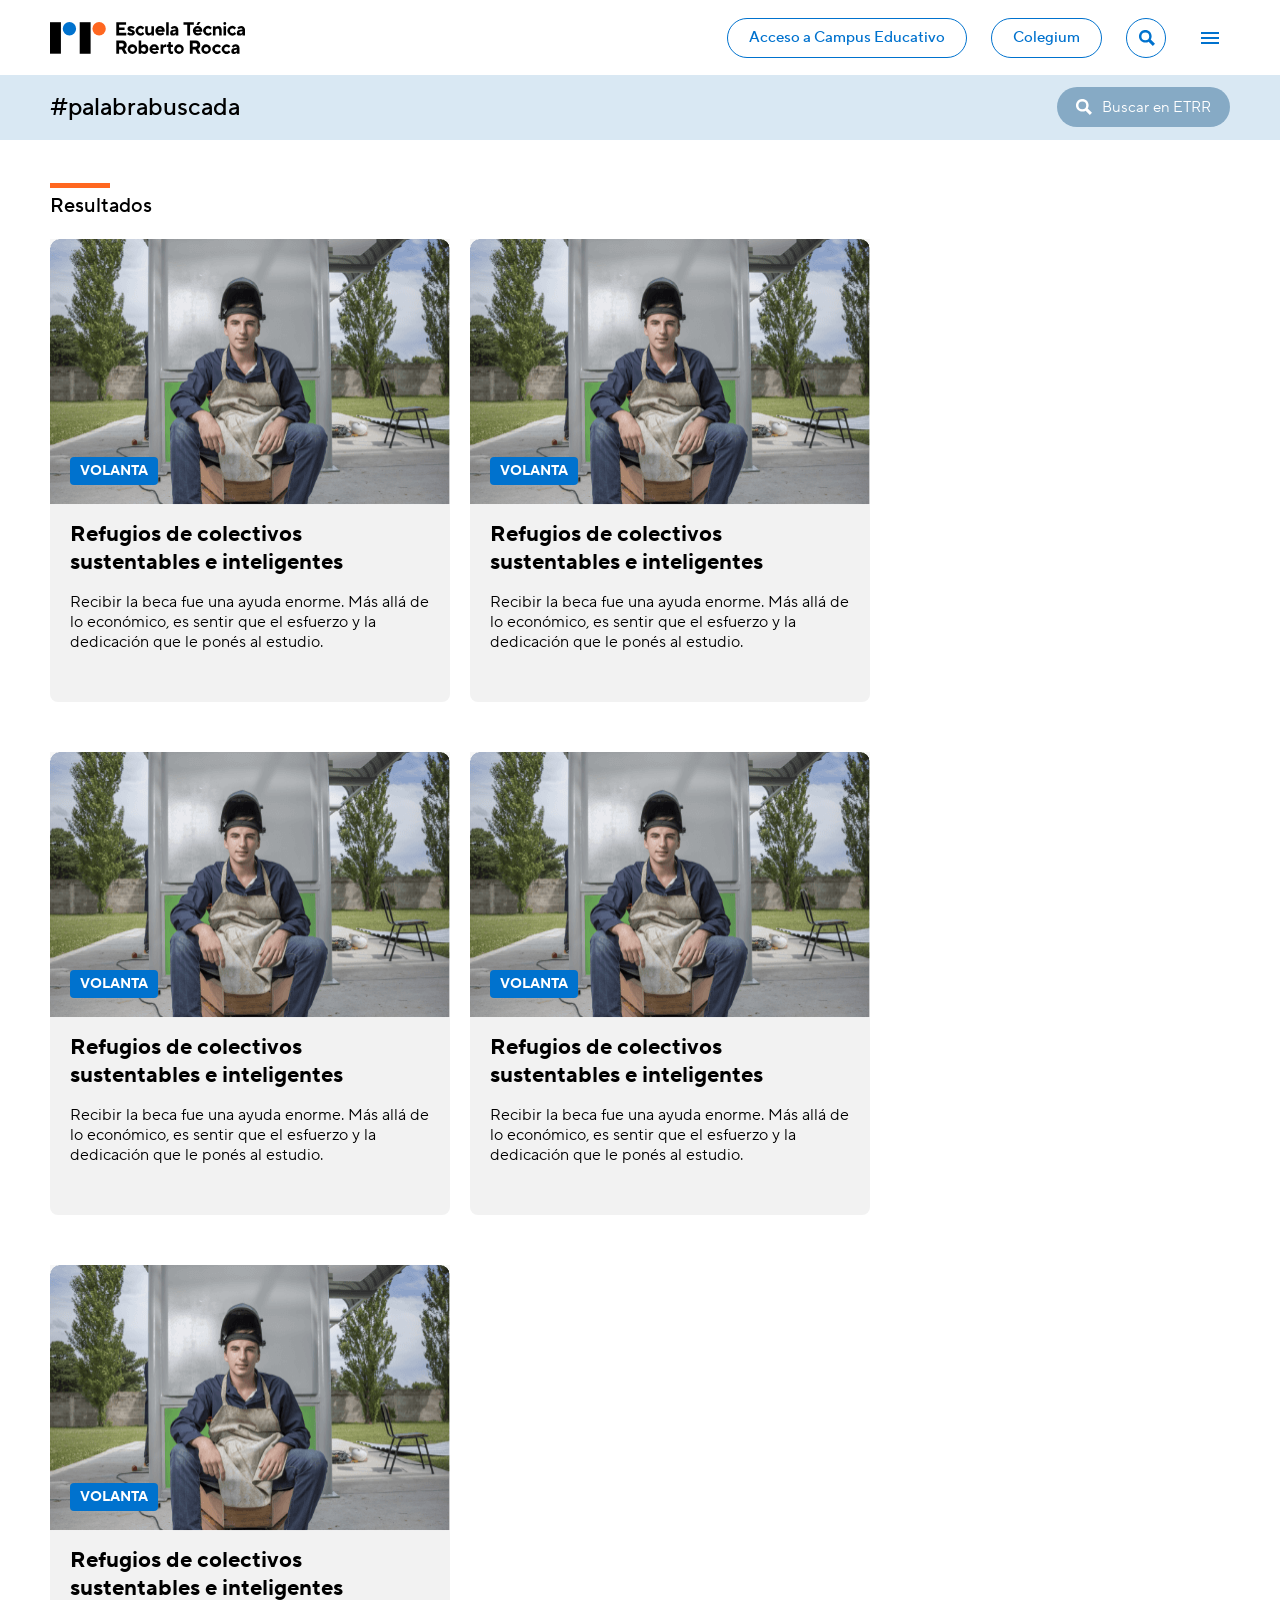
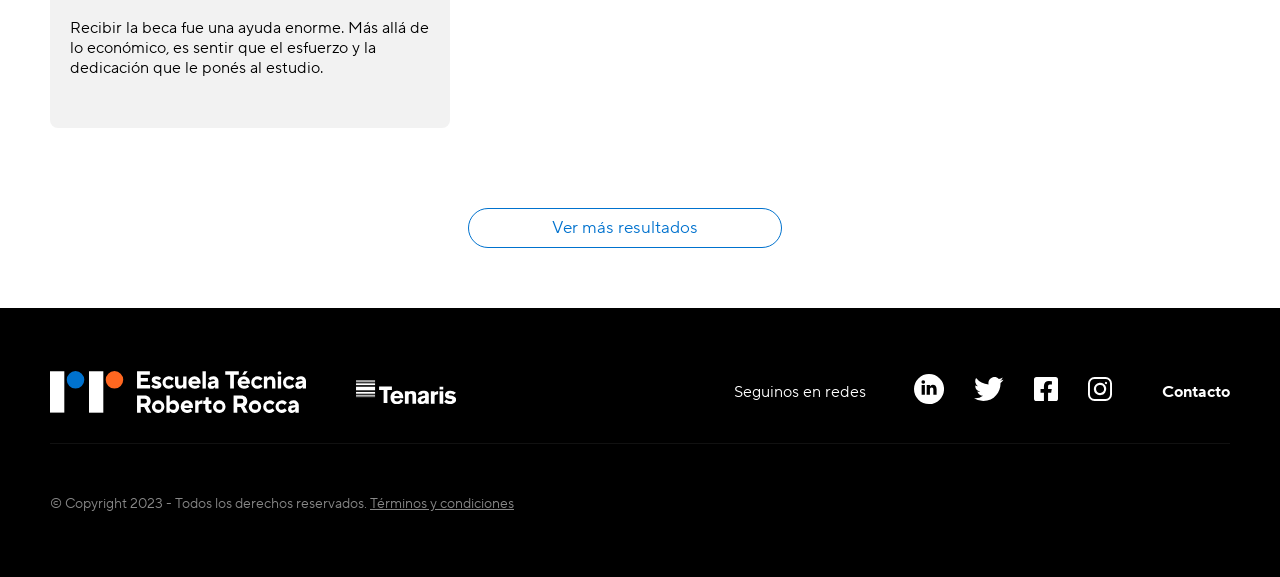
<file: resultado_de_busqueda_con_buscador.html>
<!DOCTYPE html>
<html lang="en">
<head>
    <meta charset="UTF-8">
    <meta http-equiv="X-UA-Compatible" content="IE=edge">
    <meta name="viewport" content="width=device-width, initial-scale=1.0">
    <title>Resultados de busqueda</title>
    <link rel="stylesheet" href="resources/css/swiper.css">
    <link rel="stylesheet" href="resources/css/resultados_de_busqueda.css?7">
</head>
<body class="resultados_de_busqueda_con_buscador">

    <header id="header_sticky" class="header_sticky">
        <div class="header_sticky_top">
            <div class="header_sticky_top_wrp">
                <div class=" header_sticky_izq">
                    <a class="header_sticky_izq_logo" title="Roberto Rocca"  href="index.html">
                        <svg xmlns="http://www.w3.org/2000/svg" width="195.627" height="32" viewBox="0 0 195.627 32">
                            <g id="Logo_Escuela_Tecnica_Roberto_Rocca" data-name="Logo Escuela Tecnica Roberto Rocca" transform="translate(0 0)">
                              <rect id="Rectángulo_23" data-name="Rectángulo 23" width="10.937" height="31.65" transform="translate(29.805 0.157)"/>
                              <path id="Trazado_85" data-name="Trazado 85" d="M170.953,6.7a6.7,6.7,0,1,1-6.7-6.7,6.7,6.7,0,0,1,6.7,6.7" transform="translate(-114.983 0)" fill="#ff6720"/>
                              <rect id="Rectángulo_25" data-name="Rectángulo 25" width="10.937" height="31.587" transform="translate(0 0.157)"/>
                              <path id="Trazado_86" data-name="Trazado 86" d="M60.763,6.7a6.7,6.7,0,1,1-6.7-6.7,6.7,6.7,0,0,1,6.7,6.7" transform="translate(-34.566 0)" fill="#0072ce"/>
                              <path id="Trazado_87" data-name="Trazado 87" d="M246.157.609V13.816h10V11.175h-7.17V8.344h5.472V5.8h-5.472V3.25h6.981V.609Z" transform="translate(-179.644 -0.444)"/>
                              <path id="Trazado_88" data-name="Trazado 88" d="M287.716,20.9a3,3,0,0,0,.66.528,3.254,3.254,0,0,0,1.792.51c.849,0,1.132-.283,1.132-.66,0-1.038-4.717-.849-4.717-3.868,0-1.509,1.321-2.83,3.679-2.83a5.166,5.166,0,0,1,2.679.717,4.408,4.408,0,0,1,.906.7l-1.509,1.6a3.114,3.114,0,0,0-.547-.377,3.033,3.033,0,0,0-1.529-.377c-.66,0-.943.283-.943.566,0,1.038,4.717.849,4.717,3.868,0,1.585-1.321,2.924-3.868,2.924a5.4,5.4,0,0,1-2.943-.849,4.519,4.519,0,0,1-1.019-.849Z" transform="translate(-208.873 -10.637)"/>
                              <path id="Trazado_89" data-name="Trazado 89" d="M326.361,22.31a4.056,4.056,0,0,1-.943.943,4.812,4.812,0,1,1,0-7.736,4.056,4.056,0,0,1,.943.943l-1.6,1.6a3.433,3.433,0,0,0-.6-.566,2.856,2.856,0,0,0-1.66-.566,2.455,2.455,0,0,0,0,4.906,2.856,2.856,0,0,0,1.66-.566,3.432,3.432,0,0,0,.6-.566Z" transform="translate(-231.775 -10.636)"/>
                              <path id="Trazado_90" data-name="Trazado 90" d="M353.559,15.273h2.547v5.189a1.6,1.6,0,0,0,1.7,1.792,1.959,1.959,0,0,0,1.981-2.075V15.273h2.547v9.245h-2.547V23.2h-.094a4.42,4.42,0,0,1-.7.755,3.188,3.188,0,0,1-2.038.755c-1.887,0-3.4-1.509-3.4-3.868Z" transform="translate(-258.026 -11.146)"/>
                              <path id="Trazado_91" data-name="Trazado 91" d="M397.891,18.442a2.145,2.145,0,0,0-4.151,0Zm2.075,4.245a4.761,4.761,0,0,1-1.019.755A5.98,5.98,0,0,1,396,24.2a4.812,4.812,0,1,1-.094-9.623,4.63,4.63,0,0,1,4.623,4.623,7.391,7.391,0,0,1-.056.811l-.038.321h-6.7a2.375,2.375,0,0,0,2.453,1.6,3.249,3.249,0,0,0,1.83-.509,2.434,2.434,0,0,0,.623-.529Z" transform="translate(-285.423 -10.636)"/>
                              <rect id="Rectángulo_28" data-name="Rectángulo 28" width="2.547" height="13.208" transform="translate(116.546 0.165)"/>
                              <path id="Trazado_92" data-name="Trazado 92" d="M451.69,19.857l-2.075.377c-.66.132-1.038.472-1.038.944,0,.585.377.943,1.132.943a1.959,1.959,0,0,0,1.981-2.075Zm0,3.019H451.6a3.855,3.855,0,0,1-.7.66,3.276,3.276,0,0,1-2.038.66,2.63,2.63,0,0,1-2.83-2.642,2.99,2.99,0,0,1,2.736-2.962l2.925-.528a1.478,1.478,0,0,0-1.6-1.226,2.43,2.43,0,0,0-1.528.528,2.813,2.813,0,0,0-.547.51l-1.51-1.509a4.979,4.979,0,0,1,3.774-1.793,3.711,3.711,0,0,1,3.962,3.679v5.755H451.69Z" transform="translate(-325.512 -10.636)"/>
                              <path id="Trazado_93" data-name="Trazado 93" d="M495.61.609V3.25h3.773V13.816h2.83V3.25h3.774V.609Z" transform="translate(-361.694 -0.444)"/>
                              <path id="Trazado_94" data-name="Trazado 94" d="M535.6.259h2.642l-2.076,2.83h-2.076Zm1.7,7.736a2.145,2.145,0,0,0-4.151,0Zm2.075,4.245a4.759,4.759,0,0,1-1.019.755,5.98,5.98,0,0,1-2.943.755,4.812,4.812,0,1,1-.094-9.622,4.63,4.63,0,0,1,4.623,4.623,7.39,7.39,0,0,1-.056.811l-.038.321h-6.7a2.375,2.375,0,0,0,2.453,1.6,3.25,3.25,0,0,0,1.83-.509,2.431,2.431,0,0,0,.623-.529Z" transform="translate(-387.16 -0.189)"/>
                              <path id="Trazado_95" data-name="Trazado 95" d="M577.217,22.31a4.064,4.064,0,0,1-.943.943,4.812,4.812,0,1,1,0-7.736,4.064,4.064,0,0,1,.943.943l-1.6,1.6a3.432,3.432,0,0,0-.6-.566,2.856,2.856,0,0,0-1.66-.566,2.455,2.455,0,0,0,0,4.906,2.856,2.856,0,0,0,1.66-.566,3.431,3.431,0,0,0,.6-.566Z" transform="translate(-414.849 -10.636)"/>
                              <path id="Trazado_96" data-name="Trazado 96" d="M604.932,14.764h2.547v1.321h.095a4.429,4.429,0,0,1,.7-.755,3.145,3.145,0,0,1,2.038-.755c1.887,0,3.4,1.509,3.4,3.868v5.566h-2.547V18.82a1.6,1.6,0,0,0-1.7-1.793,1.959,1.959,0,0,0-1.981,2.076v4.906h-2.547Z" transform="translate(-441.478 -10.637)"/>
                              <path id="Trazado_97" data-name="Trazado 97" d="M643.751,4.316H646.3v9.245h-2.547ZM645.034.259a1.446,1.446,0,0,1,1.453,1.415,1.463,1.463,0,0,1-1.472,1.415,1.446,1.446,0,0,1-1.453-1.415A1.463,1.463,0,0,1,645.034.259" transform="translate(-469.67 -0.189)"/>
                              <path id="Trazado_98" data-name="Trazado 98" d="M667.251,22.31a4.064,4.064,0,0,1-.943.943,4.812,4.812,0,1,1,0-7.736,4.064,4.064,0,0,1,.943.943l-1.6,1.6a3.428,3.428,0,0,0-.6-.566,2.856,2.856,0,0,0-1.66-.566,2.455,2.455,0,0,0,0,4.906,2.856,2.856,0,0,0,1.66-.566,3.427,3.427,0,0,0,.6-.566Z" transform="translate(-480.555 -10.636)"/>
                              <path id="Trazado_99" data-name="Trazado 99" d="M699.285,19.857l-2.075.377c-.66.132-1.038.472-1.038.944,0,.585.378.943,1.132.943a1.959,1.959,0,0,0,1.981-2.075Zm0,3.019h-.094a3.849,3.849,0,0,1-.7.66,3.275,3.275,0,0,1-2.038.66,2.63,2.63,0,0,1-2.83-2.642,2.99,2.99,0,0,1,2.736-2.962l2.925-.528a1.478,1.478,0,0,0-1.6-1.226,2.431,2.431,0,0,0-1.528.528,2.818,2.818,0,0,0-.547.51l-1.51-1.509a4.979,4.979,0,0,1,3.774-1.793,3.711,3.711,0,0,1,3.962,3.679v5.755h-2.547Z" transform="translate(-506.206 -10.636)"/>
                              <path id="Trazado_100" data-name="Trazado 100" d="M251.912,75.077a1.792,1.792,0,1,0,0-3.585h-2.924v3.585Zm-5.754-6.226h5.849a4.261,4.261,0,0,1,4.622,4.434,4.2,4.2,0,0,1-1.132,3.075,3.414,3.414,0,0,1-1.132.793l2.736,4.906h-3.113l-2.358-4.34h-2.642v4.34h-2.83Z" transform="translate(-179.645 -50.247)"/>
                              <path id="Trazado_101" data-name="Trazado 101" d="M295.32,87.628a2.36,2.36,0,1,0-2.359,2.453,2.359,2.359,0,0,0,2.359-2.453m-2.359-4.811a4.812,4.812,0,1,1-4.906,4.811,4.852,4.852,0,0,1,4.906-4.811" transform="translate(-210.223 -60.439)"/>
                              <path id="Trazado_102" data-name="Trazado 102" d="M336.427,77.436a2.36,2.36,0,1,0-2.359,2.453,2.359,2.359,0,0,0,2.359-2.453m-7.17-8.585H331.8v5.283h.095a3.38,3.38,0,0,1,.717-.755,3.574,3.574,0,0,1,2.207-.755c2.189,0,4.151,2,4.151,4.811,0,2.83-1.962,4.811-4.151,4.811a3.574,3.574,0,0,1-2.207-.755,3.379,3.379,0,0,1-.717-.755H331.8v1.321h-2.547Z" transform="translate(-240.29 -50.247)"/>
                              <path id="Trazado_103" data-name="Trazado 103" d="M376.2,86.685a2.145,2.145,0,0,0-4.151,0Zm2.075,4.245a4.753,4.753,0,0,1-1.019.755,5.98,5.98,0,0,1-2.943.755,4.812,4.812,0,1,1-.094-9.622,4.63,4.63,0,0,1,4.623,4.623,7.375,7.375,0,0,1-.056.811l-.038.321h-6.7a2.375,2.375,0,0,0,2.453,1.6,3.249,3.249,0,0,0,1.83-.509,2.436,2.436,0,0,0,.623-.528Z" transform="translate(-269.595 -60.439)"/>
                              <path id="Trazado_104" data-name="Trazado 104" d="M410.612,83.007h2.547v1.321h.095a4.419,4.419,0,0,1,.7-.755,3.145,3.145,0,0,1,2.038-.755h.189v2.736l-.208-.038a4.438,4.438,0,0,0-.641-.057,2.216,2.216,0,0,0-2.17,2.453v4.339h-2.547Z" transform="translate(-299.663 -60.44)"/>
                              <path id="Trazado_105" data-name="Trazado 105" d="M434.911,78.928h-1.6V76.569h.849c.7,0,1.038-.377,1.038-1.132v-1.7h2.264v2.83h2.076v2.358h-2.076v3.113a1.168,1.168,0,0,0,1.226,1.321,2.8,2.8,0,0,0,.736-.094,1.426,1.426,0,0,0,.3-.094v2.358c-.151.057-.321.094-.491.151a5.232,5.232,0,0,1-1.208.132c-1.887,0-3.113-1.208-3.113-3.4Z" transform="translate(-316.225 -53.814)"/>
                              <path id="Trazado_106" data-name="Trazado 106" d="M468.156,87.628a2.36,2.36,0,1,0-2.359,2.453,2.359,2.359,0,0,0,2.359-2.453M465.8,82.817a4.812,4.812,0,1,1-4.906,4.811,4.852,4.852,0,0,1,4.906-4.811" transform="translate(-336.358 -60.439)"/>
                              <path id="Trazado_107" data-name="Trazado 107" d="M524.956,75.077a1.792,1.792,0,0,0,0-3.585h-2.925v3.585ZM519.2,68.851h5.849a4.261,4.261,0,0,1,4.622,4.434,4.2,4.2,0,0,1-1.132,3.075,3.413,3.413,0,0,1-1.132.793l2.736,4.906h-3.113l-2.358-4.34h-2.641v4.34H519.2Z" transform="translate(-378.912 -50.247)"/>
                              <path id="Trazado_108" data-name="Trazado 108" d="M569.062,87.628a2.36,2.36,0,1,0-2.359,2.453,2.359,2.359,0,0,0,2.359-2.453M566.7,82.817a4.812,4.812,0,1,1-4.906,4.811,4.852,4.852,0,0,1,4.906-4.811" transform="translate(-409.998 -60.439)"/>
                              <path id="Trazado_109" data-name="Trazado 109" d="M611.073,90.553a4.066,4.066,0,0,1-.943.943,4.812,4.812,0,1,1,0-7.736,4.061,4.061,0,0,1,.943.943l-1.6,1.6a3.45,3.45,0,0,0-.6-.566,2.858,2.858,0,0,0-1.66-.566,2.455,2.455,0,0,0,0,4.906,2.856,2.856,0,0,0,1.66-.566,3.428,3.428,0,0,0,.6-.566Z" transform="translate(-439.556 -60.439)"/>
                              <path id="Trazado_110" data-name="Trazado 110" d="M645.99,90.553a4.061,4.061,0,0,1-.943.943,4.812,4.812,0,1,1,0-7.736,4.057,4.057,0,0,1,.943.943l-1.6,1.6a3.46,3.46,0,0,0-.6-.566,2.859,2.859,0,0,0-1.66-.566,2.455,2.455,0,0,0,0,4.906,2.857,2.857,0,0,0,1.66-.566,3.438,3.438,0,0,0,.6-.566Z" transform="translate(-465.038 -60.439)"/>
                              <path id="Trazado_111" data-name="Trazado 111" d="M678.84,88.1l-2.076.377c-.66.132-1.038.472-1.038.944,0,.585.378.943,1.132.943a1.959,1.959,0,0,0,1.981-2.075Zm0,3.019h-.094a3.856,3.856,0,0,1-.7.66,3.275,3.275,0,0,1-2.038.66,2.63,2.63,0,0,1-2.83-2.641,2.989,2.989,0,0,1,2.736-2.962l2.925-.529a1.478,1.478,0,0,0-1.6-1.226,2.429,2.429,0,0,0-1.528.529,2.809,2.809,0,0,0-.547.509l-1.51-1.509a4.979,4.979,0,0,1,3.774-1.793,3.71,3.71,0,0,1,3.962,3.679v5.755H678.84Z" transform="translate(-491.285 -60.439)"/>
                            </g>
                          </svg>
                    </a>
                </div>
                <div class="header_sticky_der">
                    <a class="header_sticky_der_campus" title="Acceder al campus"  href="#"><span>Acceso a</span>Campus<span>Educativo</span></a>
                    <a class="header_sticky_der_campus" title="Colegium"  href="#"> <span>Colegium</span> </a>
                    <div class="header_sticky_der_buscador">
                        <button><svg class="header_sticky_der_buscador_svg" xmlns="http://www.w3.org/2000/svg" width="16" height="16" viewBox="0 0 16 16">
                            <path id="Icon_map-search" data-name="Icon map-search" d="M13.148,11.019a6.328,6.328,0,1,0-2.13,2.128l4.293,4.293,2.129-2.13Zm-5.395.64a3.9,3.9,0,1,1,3.905-3.9,3.91,3.91,0,0,1-3.905,3.9Z" transform="translate(-1.44 -1.44)" fill="#070707"/>
                          </svg></button>
                          <input class="header_der_buscador_input" type="text" placeholder="Buscar">                           
                    </div>
                    <button title="Abrir menú" aria-label="Abrir menú" id="hamburguesa" class="header_sticky_der_hamburguesa">
                        <div class="header_sticky_der_hamburguesa_linea"></div>
                        <div class="header_sticky_der_hamburguesa_linea"></div>
                        <div class="header_sticky_der_hamburguesa_linea"></div>
                    </button>
            
                </div>
            </div>
        </div>
    </header>

    <main class="padding_main">

        <section class="modulo_buscador">
            <div class="modulo_buscador_wrp">
                <input type="text" placeholder="#palabrabuscada">  
                <a href="#" title="Buscador">
                    <svg xmlns="http://www.w3.org/2000/svg" width="16" height="16" viewBox="0 0 16 16">
                    <path id="Icon_map-search" data-name="Icon map-search" d="M13.148,11.019a6.328,6.328,0,1,0-2.13,2.128l4.293,4.293,2.129-2.13Zm-5.395.64a3.9,3.9,0,1,1,3.905-3.9,3.91,3.91,0,0,1-3.905,3.9Z" transform="translate(-1.44 -1.44)" fill="#fff"/>
                  </svg>
                  <p>Buscar<span> en ETRR</span></p>
                  </a>
            </div>
        </section>

        <div class="container">
            <div id="menu" class="menu_wrp">
                <button class="menu_close2" aria-label="Cerrar menú" title="Cerrar menú">
                    <svg id="close2" class="menu_close" xmlns="http://www.w3.org/2000/svg" width="41" height="41" viewBox="0 0 41 41">
                        <g id="Grupo_23356" data-name="Grupo 23356" transform="translate(-1257 -41)">
                          <g id="Componente_186_2" data-name="Componente 186 – 2" transform="translate(1257 41)">
                            <circle id="Elipse_1" data-name="Elipse 1" cx="20.5" cy="20.5" r="20.5" fill="#f1f1f1"/>
                            <g id="Elipse_387" data-name="Elipse 387" fill="none" stroke="#fff" stroke-width="1">
                              <circle cx="20.5" cy="20.5" r="20.5" stroke="none"/>
                              <circle cx="20.5" cy="20.5" r="20" fill="none"/>
                            </g>
                            <g id="Grupo_23094" data-name="Grupo 23094" transform="translate(-1258.5 -41.5)">
                              <rect id="Rectángulo_57696" data-name="Rectángulo 57696" width="18" height="2" transform="translate(1271.929 67.657) rotate(-45)"/>
                              <rect id="Rectángulo_57697" data-name="Rectángulo 57697" width="18" height="2" transform="translate(1284.657 69.071) rotate(-135)"/>
                            </g>
                            <g id="menu_black_24dp" transform="translate(17)">
                              <path id="Trazado_8094" data-name="Trazado 8094" d="M0,0H24V24H0Z" fill="none"/>
                            </g>
                          </g>
                        </g>
                    </svg> 
                </button>
                <nav class="menu">
                    <svg id="close" class="menu_close" xmlns="http://www.w3.org/2000/svg" width="32" height="32" viewBox="0 0 32 32">
                        <g id="Grupo_23142" data-name="Grupo 23142" transform="translate(-316 -10)">
                        <g id="Elipse_1" data-name="Elipse 1" transform="translate(316 10)" fill="none" stroke="#fff" stroke-width="1">
                            <circle cx="16" cy="16" r="16" stroke="none"/>
                            <circle cx="16" cy="16" r="15.5" fill="none"/>
                        </g>
                        <g id="Grupo_23094" data-name="Grupo 23094" transform="translate(325 19)">
                            <rect id="Rectángulo_57696" data-name="Rectángulo 57696" width="18" height="2" transform="translate(0 12.728) rotate(-45)" fill="#fff"/>
                            <rect id="Rectángulo_57697" data-name="Rectángulo 57697" width="18" height="2" transform="translate(12.729 14.143) rotate(-135)" fill="#fff"/>
                        </g>
                        </g>
                    </svg>
                    <a id="primerboton" class="menu_btn" href="#" title="Inicio">
                        <p>Inicio</p>
                    </a>
                    <a id="segundoboton" class="menu_btn" href="#" title="Nuestra escuela">
                        <p>Nuestra escuela</p>
                    </a>  
                    <a class="menu_btn" href="#" title="Nuestro equipo">
                        <p>Nuestro equipo</p>
                    </a>
                    <a class="menu_btn" href="#" title="Proeceso de admisíon">
                        <p>Proeceso de admisíon</p>
                    </a>
                    <a class="menu_btn" href="#" title="Prácticas profesionalizantes">
                        <p>Prácticas profesionalizantes</p>
                    </a>
                    <a class="menu_btn" href="#" title="Cursos de formación profesional">
                        <p>Cursos de formación profesional</p>
                    </a>
                    <a class="menu_btn" href="#" title="Contacto">
                        <p>Contacto</p>
                    </a>
                    <a class="menu_btn" href="#" title="Preguntas frecuentes">
                        <p>Preguntas frecuentes</p>
                    </a>

                    <div class="menu_campus_wrp">
                        <a class="menu_campus" title="Acceder al campus"  href="#"> <span>Acceso a </span> Campus <span> Educativo </span> </a>
                        <a class="menu_campus" title="Colegium"  href="#"> <span> Colegium </span> </a>
                    </div>

                    <div class="menu_buscar">
                        <input class="menu_buscar_input" placeholder="Buscar">
                        <a title="Buscar en todo el sitio"  href="#"> <svg xmlns="http://www.w3.org/2000/svg" width="20" height="20" viewBox="0 0 23.523 23.523">
                            <path id="Icon_map-search" data-name="Icon map-search" d="M18.653,15.523a9.3,9.3,0,1,0-3.132,3.129l6.312,6.311,3.13-3.132Zm-7.931.941a5.739,5.739,0,1,1,5.742-5.736,5.748,5.748,0,0,1-5.742,5.736Z" transform="translate(-1.44 -1.44)" fill="#fff"/>
                        </svg></a>
                    </div>
                    
                    <div class="menu_redes">
                        <p>Seguinos en redes</p>
                        <div class="menu_redes_wrp">
                            <a href="#"><svg id="facebook-logo" xmlns="http://www.w3.org/2000/svg" width="14.916" height="27.589" viewBox="0 0 14.916 27.589">
                                <path id="Trazado_2045" data-name="Trazado 2045" d="M36.432.006,32.854,0c-4.019,0-6.617,2.665-6.617,6.79V9.92h-3.6a.563.563,0,0,0-.563.563v4.536a.563.563,0,0,0,.563.563h3.6V27.027a.562.562,0,0,0,.563.563h4.693a.563.563,0,0,0,.563-.563V15.581h4.206a.562.562,0,0,0,.563-.563l0-4.536a.563.563,0,0,0-.563-.563H32.055V7.267c0-1.276.3-1.923,1.966-1.923h2.41a.562.562,0,0,0,.562-.563V.568A.563.563,0,0,0,36.432.006Z" transform="translate(-22.077)" fill="#0072ce"/>
                              </svg>
                            </a>
                            <a href="#"><svg id="twitter-2" xmlns="http://www.w3.org/2000/svg" width="31.579" height="25.658" viewBox="0 0 31.579 25.658">
                                <g id="Grupo_506" data-name="Grupo 506" transform="translate(0)">
                                  <path id="Trazado_2044" data-name="Trazado 2044" d="M31.579,51.038a13.5,13.5,0,0,1-3.73,1.022A6.438,6.438,0,0,0,30.7,48.482a12.938,12.938,0,0,1-4.105,1.567,6.474,6.474,0,0,0-11.2,4.427,6.666,6.666,0,0,0,.15,1.476A18.325,18.325,0,0,1,2.2,49.18a6.476,6.476,0,0,0,1.99,8.653,6.393,6.393,0,0,1-2.925-.8v.071A6.5,6.5,0,0,0,6.45,63.468a6.461,6.461,0,0,1-1.7.213,5.725,5.725,0,0,1-1.226-.111,6.536,6.536,0,0,0,6.049,4.51,13.008,13.008,0,0,1-8.027,2.761A12.126,12.126,0,0,1,0,70.753a18.226,18.226,0,0,0,9.932,2.905c11.913,0,18.427-9.869,18.427-18.423,0-.286-.01-.563-.024-.837A12.915,12.915,0,0,0,31.579,51.038Z" transform="translate(0 -48)" fill="#0072ce"/>
                                </g>
                              </svg>
                            </a>
                            <a href="#"><svg id="instagram_logo" xmlns="http://www.w3.org/2000/svg" width="27.766" height="27.766" viewBox="0 0 27.766 27.766">
                                <g id="Grupo_501" data-name="Grupo 501">
                                  <g id="Grupo_500" data-name="Grupo 500">
                                    <path id="Trazado_2041" data-name="Trazado 2041" d="M20.264,0H7.5A7.511,7.511,0,0,0,0,7.5V20.264a7.511,7.511,0,0,0,7.5,7.5H20.264a7.511,7.511,0,0,0,7.5-7.5V7.5A7.511,7.511,0,0,0,20.264,0Zm5.259,20.264a5.265,5.265,0,0,1-5.259,5.259H7.5a5.265,5.265,0,0,1-5.259-5.259V7.5A5.265,5.265,0,0,1,7.5,2.243H20.264A5.265,5.265,0,0,1,25.523,7.5Z" fill="#0072ce"/>
                                  </g>
                                </g>
                                <g id="Grupo_503" data-name="Grupo 503" transform="translate(7.711 7.602)">
                                  <g id="Grupo_502" data-name="Grupo 502">
                                    <path id="Trazado_2042" data-name="Trazado 2042" d="M154.571,145.484a6.225,6.225,0,1,0-6.172,7.141,6.311,6.311,0,0,0,.926-.069,6.226,6.226,0,0,0,5.246-7.072ZM149,150.337a3.983,3.983,0,1,1,3.356-4.524A3.956,3.956,0,0,1,149,150.337Z" transform="translate(-142.185 -140.171)" fill="#0072ce"/>
                                  </g>
                                </g>
                                <g id="Grupo_505" data-name="Grupo 505" transform="translate(19.78 5.743)">
                                  <g id="Grupo_504" data-name="Grupo 504">
                                    <path id="Trazado_2043" data-name="Trazado 2043" d="M366.656,106.222a1.122,1.122,0,1,0,.329.793A1.13,1.13,0,0,0,366.656,106.222Z" transform="translate(-364.741 -105.893)" fill="#0072ce"/>
                                  </g>
                                </g>
                              </svg>
                            </a>
                            <a href="#"><svg xmlns="http://www.w3.org/2000/svg" width="28.509" height="28.509" viewBox="0 0 28.509 28.509">
                                <path id="Trazado_2453" data-name="Trazado 2453" d="M21.353,7.1A14.255,14.255,0,1,0,35.607,21.353,14.255,14.255,0,0,0,21.353,7.1ZM17.427,26.9H14.345V17.624h3.082ZM15.886,16.358h-.021a1.607,1.607,0,1,1,.041-3.2,1.607,1.607,0,1,1-.02,3.2ZM28.544,26.9H25.461V21.935c0-1.246-.446-2.1-1.562-2.1a1.687,1.687,0,0,0-1.582,1.127,2.11,2.11,0,0,0-.1.752V26.9H19.132s.041-8.4,0-9.273h3.083v1.314a3.061,3.061,0,0,1,2.779-1.532c2.029,0,3.55,1.325,3.55,4.173V26.9Z" transform="translate(-7.098 -7.098)" fill="#0072ce"/>
                              </svg>
                            </a>
                        </div>
                    </div>
                </nav>
            </div>
        </div>

        <section class="modulo_tarjetas noticias">
            <div class="modulo_tarjetas_wrp">
  
                <div class="generic_title">
                    <svg xmlns="http://www.w3.org/2000/svg" width="60" height="5" viewBox="0 0 60 5">
                        <line id="Línea_2767" data-name="Línea 2767" x2="60" transform="translate(0 2.5)" fill="none" stroke="#ff6720" stroke-width="5"/>
                      </svg>
                    <h1>Resultados</h1>
                </div>
    
              <div class="modulo_tarjetas_articulo_wrp">
  
                <article class="modulo_tarjetas_noticia">
                    <div class="modulo_tarjetas_noticia_top">
                        <div class="modulo_tarjetas_noticia_picture">
                            <img src="./resources/img/noticia_img.png" alt="Imagen de noticias">
                        </div>
                        <a  class="modulo_tarjetas_noticia_volanta" href="#">volanta</a>
                    </div>
                    <div class="modulo_tarjetas_noticia_button">
                        <h2>Refugios de colectivos sustentables e inteligentes</h2>
                        <p>Recibir la beca fue una ayuda enorme. Más allá de lo económico, es sentir que el esfuerzo y la dedicación que le ponés al estudio.</p>
                    </div>
                    <a class="modulo_tarjetas_noticia_link" href="#"></a>
                </article>

                <article class="modulo_tarjetas_noticia">
                    <div class="modulo_tarjetas_noticia_top">
                        <div class="modulo_tarjetas_noticia_picture">
                            <img src="./resources/img/noticia_img.png" alt="Imagen de noticias">
                        </div>
                        <a  class="modulo_tarjetas_noticia_volanta" href="#">volanta</a>
                    </div>
                    <div class="modulo_tarjetas_noticia_button">
                        <h2>Refugios de colectivos sustentables e inteligentes</h2>
                        <p>Recibir la beca fue una ayuda enorme. Más allá de lo económico, es sentir que el esfuerzo y la dedicación que le ponés al estudio.</p>
                    </div>
                    <a class="modulo_tarjetas_noticia_link" href="#"></a>
                </article>

                <article class="modulo_tarjetas_noticia">
                    <div class="modulo_tarjetas_noticia_top">
                        <div class="modulo_tarjetas_noticia_picture">
                            <img src="./resources/img/noticia_img.png" alt="Imagen de noticias">
                        </div>
                        <a  class="modulo_tarjetas_noticia_volanta" href="#">volanta</a>
                    </div>
                    <div class="modulo_tarjetas_noticia_button">
                        <h2>Refugios de colectivos sustentables e inteligentes</h2>
                        <p>Recibir la beca fue una ayuda enorme. Más allá de lo económico, es sentir que el esfuerzo y la dedicación que le ponés al estudio.</p>
                    </div>
                    <a class="modulo_tarjetas_noticia_link" href="#"></a>
                </article>

                <article class="modulo_tarjetas_noticia">
                    <div class="modulo_tarjetas_noticia_top">
                        <div class="modulo_tarjetas_noticia_picture">
                            <img src="./resources/img/noticia_img.png" alt="Imagen de noticias">
                        </div>
                        <a  class="modulo_tarjetas_noticia_volanta" href="#">volanta</a>
                    </div>
                    <div class="modulo_tarjetas_noticia_button">
                        <h2>Refugios de colectivos sustentables e inteligentes</h2>
                        <p>Recibir la beca fue una ayuda enorme. Más allá de lo económico, es sentir que el esfuerzo y la dedicación que le ponés al estudio.</p>
                    </div>
                    <a class="modulo_tarjetas_noticia_link" href="#"></a>
                </article>

                <article class="modulo_tarjetas_noticia">
                    <div class="modulo_tarjetas_noticia_top">
                        <div class="modulo_tarjetas_noticia_picture">
                            <img src="./resources/img/noticia_img.png" alt="Imagen de noticias">
                        </div>
                        <a  class="modulo_tarjetas_noticia_volanta" href="#">volanta</a>
                    </div>
                    <div class="modulo_tarjetas_noticia_button">
                        <h2>Refugios de colectivos sustentables e inteligentes</h2>
                        <p>Recibir la beca fue una ayuda enorme. Más allá de lo económico, es sentir que el esfuerzo y la dedicación que le ponés al estudio.</p>
                    </div>
                    <a class="modulo_tarjetas_noticia_link" href="#"></a>
                </article>
                
            </div>
            <div class="modulo_tarjetas_btn_wrp">
            <a href="#">Ver más resultados</a>
            </div>
  
          </section>

    </main>

    <footer class="footer">
        <div class="footer_wrp">
            <div class="footer_top">
                <div class="footer_top_izq">
                    <a href="#">
                        <svg xmlns="http://www.w3.org/2000/svg" width="256.545" height="41.965" viewBox="0 0 256.545 41.965">
                            <g id="Grupo_23439" data-name="Grupo 23439" transform="translate(0 0)">
                            <rect id="Rectángulo_23" data-name="Rectángulo 23" width="14.343" height="41.506" transform="translate(39.087 0.205)" fill="#fff"/>
                            <path id="Trazado_85" data-name="Trazado 85" d="M175.126,8.786A8.786,8.786,0,1,1,166.34,0a8.786,8.786,0,0,1,8.786,8.786" transform="translate(-101.726 0)" fill="#ff6720"/>
                            <rect id="Rectángulo_25" data-name="Rectángulo 25" width="14.342" height="41.423" transform="translate(0 0.205)" fill="#fff"/>
                            <path id="Trazado_86" data-name="Trazado 86" d="M64.936,8.786A8.786,8.786,0,1,1,56.15,0a8.786,8.786,0,0,1,8.786,8.786" transform="translate(-30.581 0)" fill="#0072ce"/>
                            <path id="Trazado_87" data-name="Trazado 87" d="M246.157.609v17.32h13.114V14.465h-9.4V10.753h7.175V7.413h-7.175V4.073h9.155V.609Z" transform="translate(-158.932 -0.393)" fill="#fff"/>
                            <path id="Trazado_88" data-name="Trazado 88" d="M288.186,22.864a3.941,3.941,0,0,0,.866.693,4.268,4.268,0,0,0,2.35.668c1.114,0,1.485-.371,1.485-.866,0-1.361-6.186-1.114-6.186-5.072,0-1.979,1.732-3.711,4.825-3.711a6.774,6.774,0,0,1,3.514.94,5.781,5.781,0,0,1,1.188.916l-1.979,2.1a4.085,4.085,0,0,0-.717-.5,3.977,3.977,0,0,0-2-.495c-.866,0-1.237.371-1.237.742,0,1.361,6.186,1.113,6.186,5.072,0,2.078-1.732,3.835-5.072,3.835a7.08,7.08,0,0,1-3.86-1.113,5.926,5.926,0,0,1-1.336-1.113Z" transform="translate(-184.791 -9.41)" fill="#fff"/>
                            <path id="Trazado_89" data-name="Trazado 89" d="M329.094,24.719a5.32,5.32,0,0,1-1.237,1.237,6.31,6.31,0,1,1,0-10.145,5.32,5.32,0,0,1,1.237,1.237l-2.1,2.1a4.5,4.5,0,0,0-.792-.742,3.745,3.745,0,0,0-2.177-.742,3.093,3.093,0,0,0-3.093,3.217,3.093,3.093,0,0,0,3.093,3.216,3.745,3.745,0,0,0,2.177-.742,4.5,4.5,0,0,0,.792-.742Z" transform="translate(-205.052 -9.41)" fill="#fff"/>
                            <path id="Trazado_90" data-name="Trazado 90" d="M353.559,15.273h3.34v6.8a2.1,2.1,0,0,0,2.227,2.35,2.569,2.569,0,0,0,2.6-2.722V15.273h3.34V27.4h-3.34V25.665H361.6a5.8,5.8,0,0,1-.916.99,4.18,4.18,0,0,1-2.672.99c-2.474,0-4.454-1.979-4.454-5.072Z" transform="translate(-228.277 -9.861)" fill="#fff"/>
                            <path id="Trazado_91" data-name="Trazado 91" d="M400.007,19.646a2.813,2.813,0,0,0-5.443,0Zm2.722,5.567a6.244,6.244,0,0,1-1.336.99,7.842,7.842,0,0,1-3.86.99,6.31,6.31,0,1,1-.124-12.619,6.072,6.072,0,0,1,6.062,6.062A9.689,9.689,0,0,1,403.4,21.7l-.05.421h-8.784a3.115,3.115,0,0,0,3.217,2.1,4.261,4.261,0,0,0,2.4-.668,3.192,3.192,0,0,0,.817-.693Z" transform="translate(-252.515 -9.41)" fill="#fff"/>
                            <rect id="Rectángulo_28" data-name="Rectángulo 28" width="3.34" height="17.32" transform="translate(152.839 0.216)" fill="#fff"/>
                            <path id="Trazado_92" data-name="Trazado 92" d="M453.453,21.5,450.731,22c-.866.173-1.361.619-1.361,1.237,0,.767.495,1.237,1.485,1.237a2.569,2.569,0,0,0,2.6-2.722Zm0,3.959h-.124a5.055,5.055,0,0,1-.916.866,4.3,4.3,0,0,1-2.672.866,3.449,3.449,0,0,1-3.711-3.464,3.921,3.921,0,0,1,3.587-3.885l3.835-.693a1.938,1.938,0,0,0-2.1-1.608,3.187,3.187,0,0,0-2,.693,3.689,3.689,0,0,0-.718.668l-1.98-1.979a6.529,6.529,0,0,1,4.949-2.351,4.866,4.866,0,0,1,5.2,4.825v7.547h-3.34Z" transform="translate(-287.983 -9.41)" fill="#fff"/>
                            <path id="Trazado_93" data-name="Trazado 93" d="M495.61.609V4.073h4.948V17.929h3.712V4.073h4.949V.609Z" transform="translate(-319.993 -0.393)" fill="#fff"/>
                            <path id="Trazado_94" data-name="Trazado 94" d="M537.185.259h3.464L537.927,3.97h-2.722ZM539.412,10.4a2.813,2.813,0,0,0-5.443,0Zm2.722,5.567a6.24,6.24,0,0,1-1.336.99,7.842,7.842,0,0,1-3.86.99,6.31,6.31,0,1,1-.124-12.619,6.072,6.072,0,0,1,6.062,6.062,9.677,9.677,0,0,1-.074,1.064l-.05.421h-8.784a3.115,3.115,0,0,0,3.217,2.1,4.262,4.262,0,0,0,2.4-.668,3.188,3.188,0,0,0,.817-.693Z" transform="translate(-342.523 -0.167)" fill="#fff"/>
                            <path id="Trazado_95" data-name="Trazado 95" d="M579.949,24.719a5.327,5.327,0,0,1-1.237,1.237,6.31,6.31,0,1,1,0-10.145,5.327,5.327,0,0,1,1.237,1.237l-2.1,2.1a4.5,4.5,0,0,0-.792-.742,3.745,3.745,0,0,0-2.177-.742,3.093,3.093,0,0,0-3.093,3.217,3.093,3.093,0,0,0,3.093,3.216,3.745,3.745,0,0,0,2.177-.742,4.5,4.5,0,0,0,.792-.742Z" transform="translate(-367.02 -9.41)" fill="#fff"/>
                            <path id="Trazado_96" data-name="Trazado 96" d="M604.932,14.822h3.34v1.732h.124a5.81,5.81,0,0,1,.915-.99,4.125,4.125,0,0,1,2.672-.99c2.474,0,4.454,1.979,4.454,5.072v7.3H613.1v-6.8a2.1,2.1,0,0,0-2.227-2.351,2.569,2.569,0,0,0-2.6,2.722v6.433h-3.34Z" transform="translate(-390.578 -9.41)" fill="#fff"/>
                            <path id="Trazado_97" data-name="Trazado 97" d="M643.81,5.579h3.34V17.7h-3.34Zm1.683-5.32A1.9,1.9,0,0,1,647.4,2.115a1.919,1.919,0,0,1-1.93,1.856,1.9,1.9,0,0,1-1.9-1.856,1.918,1.918,0,0,1,1.93-1.856" transform="translate(-415.52 -0.167)" fill="#fff"/>
                            <path id="Trazado_98" data-name="Trazado 98" d="M669.983,24.719a5.326,5.326,0,0,1-1.237,1.237,6.31,6.31,0,1,1,0-10.145,5.326,5.326,0,0,1,1.237,1.237l-2.1,2.1a4.5,4.5,0,0,0-.792-.742,3.746,3.746,0,0,0-2.177-.742,3.093,3.093,0,0,0-3.093,3.217,3.093,3.093,0,0,0,3.093,3.216,3.746,3.746,0,0,0,2.177-.742,4.5,4.5,0,0,0,.792-.742Z" transform="translate(-425.15 -9.41)" fill="#fff"/>
                            <path id="Trazado_99" data-name="Trazado 99" d="M701.048,21.5,698.326,22c-.866.173-1.361.619-1.361,1.237,0,.767.495,1.237,1.485,1.237a2.569,2.569,0,0,0,2.6-2.722Zm0,3.959h-.124a5.045,5.045,0,0,1-.916.866,4.294,4.294,0,0,1-2.672.866,3.449,3.449,0,0,1-3.711-3.464,3.921,3.921,0,0,1,3.587-3.885l3.835-.693a1.939,1.939,0,0,0-2.1-1.608,3.188,3.188,0,0,0-2,.693,3.7,3.7,0,0,0-.718.668l-1.98-1.979a6.53,6.53,0,0,1,4.949-2.351,4.866,4.866,0,0,1,5.2,4.825v7.547h-3.34Z" transform="translate(-447.844 -9.41)" fill="#fff"/>
                            <path id="Trazado_100" data-name="Trazado 100" d="M253.7,77.016a2.351,2.351,0,1,0,0-4.7h-3.835v4.7Zm-7.546-8.165h7.67c3.711,0,6.062,2.351,6.062,5.815a5.506,5.506,0,0,1-1.484,4.033,4.477,4.477,0,0,1-1.485,1.039l3.588,6.433h-4.083l-3.093-5.691h-3.464v5.691h-3.711Z" transform="translate(-158.933 -44.454)" fill="#fff"/>
                            <path id="Trazado_101" data-name="Trazado 101" d="M297.582,89.126a3.1,3.1,0,1,0-3.093,3.217,3.093,3.093,0,0,0,3.093-3.217m-3.093-6.309a6.311,6.311,0,1,1-6.433,6.309,6.363,6.363,0,0,1,6.433-6.309" transform="translate(-185.986 -53.471)" fill="#fff"/>
                            <path id="Trazado_102" data-name="Trazado 102" d="M338.659,80.109a3.1,3.1,0,1,0-3.093,3.217,3.093,3.093,0,0,0,3.093-3.217m-9.4-11.258h3.34v6.928h.124a4.433,4.433,0,0,1,.94-.99,4.687,4.687,0,0,1,2.895-.99c2.87,0,5.443,2.623,5.443,6.309,0,3.712-2.573,6.309-5.443,6.309a4.687,4.687,0,0,1-2.895-.99,4.433,4.433,0,0,1-.94-.99H332.6v1.732h-3.34Z" transform="translate(-212.586 -44.454)" fill="#fff"/>
                            <path id="Trazado_103" data-name="Trazado 103" d="M378.319,87.889a2.813,2.813,0,0,0-5.443,0Zm2.722,5.567a6.233,6.233,0,0,1-1.336.99,7.843,7.843,0,0,1-3.86.99,6.31,6.31,0,1,1-.124-12.619,6.072,6.072,0,0,1,6.062,6.062,9.664,9.664,0,0,1-.074,1.064l-.05.421h-8.784a3.115,3.115,0,0,0,3.217,2.1,4.261,4.261,0,0,0,2.4-.668,3.2,3.2,0,0,0,.817-.693Z" transform="translate(-238.513 -53.471)" fill="#fff"/>
                            <path id="Trazado_104" data-name="Trazado 104" d="M410.612,83.065h3.34V84.8h.124a5.793,5.793,0,0,1,.915-.99,4.124,4.124,0,0,1,2.672-.99h.247v3.587l-.272-.049a5.82,5.82,0,0,0-.841-.074,2.907,2.907,0,0,0-2.846,3.217v5.691h-3.34Z" transform="translate(-265.113 -53.472)" fill="#fff"/>
                            <path id="Trazado_105" data-name="Trazado 105" d="M435.41,80.543h-2.1V77.451h1.114c.915,0,1.361-.5,1.361-1.485V73.739h2.969v3.712h2.722v3.093H438.75v4.083a1.532,1.532,0,0,0,1.608,1.732,3.669,3.669,0,0,0,.965-.124,1.87,1.87,0,0,0,.4-.124V89.2c-.2.074-.421.124-.643.2a6.862,6.862,0,0,1-1.584.173c-2.474,0-4.082-1.584-4.082-4.453Z" transform="translate(-279.766 -47.61)" fill="#fff"/>
                            <path id="Trazado_106" data-name="Trazado 106" d="M470.418,89.126a3.1,3.1,0,1,0-3.093,3.217,3.093,3.093,0,0,0,3.093-3.217m-3.093-6.309a6.311,6.311,0,1,1-6.433,6.309,6.363,6.363,0,0,1,6.433-6.309" transform="translate(-297.578 -53.471)" fill="#fff"/>
                            <path id="Trazado_107" data-name="Trazado 107" d="M526.748,77.016a2.351,2.351,0,0,0,0-4.7h-3.835v4.7ZM519.2,68.851h7.671c3.711,0,6.062,2.351,6.062,5.815a5.507,5.507,0,0,1-1.484,4.033,4.476,4.476,0,0,1-1.485,1.039l3.588,6.433h-4.083l-3.093-5.691h-3.464v5.691H519.2Z" transform="translate(-335.226 -44.454)" fill="#fff"/>
                            <path id="Trazado_108" data-name="Trazado 108" d="M571.324,89.126a3.1,3.1,0,1,0-3.093,3.217,3.093,3.093,0,0,0,3.093-3.217m-3.093-6.309a6.311,6.311,0,1,1-6.433,6.309,6.363,6.363,0,0,1,6.433-6.309" transform="translate(-362.728 -53.471)" fill="#fff"/>
                            <path id="Trazado_109" data-name="Trazado 109" d="M613.805,92.962a5.334,5.334,0,0,1-1.237,1.237,6.31,6.31,0,1,1,0-10.145,5.328,5.328,0,0,1,1.237,1.237l-2.1,2.1a4.526,4.526,0,0,0-.792-.742,3.748,3.748,0,0,0-2.177-.742,3.219,3.219,0,0,0,0,6.433,3.745,3.745,0,0,0,2.177-.742,4.5,4.5,0,0,0,.792-.742Z" transform="translate(-388.878 -53.471)" fill="#fff"/>
                            <path id="Trazado_110" data-name="Trazado 110" d="M648.722,92.962a5.326,5.326,0,0,1-1.237,1.237,6.31,6.31,0,1,1,0-10.145,5.32,5.32,0,0,1,1.237,1.237l-2.1,2.1a4.54,4.54,0,0,0-.792-.742,3.749,3.749,0,0,0-2.177-.742,3.219,3.219,0,0,0,0,6.433,3.746,3.746,0,0,0,2.177-.742,4.511,4.511,0,0,0,.792-.742Z" transform="translate(-411.422 -53.471)" fill="#fff"/>
                            <path id="Trazado_111" data-name="Trazado 111" d="M680.6,89.745l-2.722.495c-.866.173-1.361.619-1.361,1.237,0,.767.495,1.237,1.485,1.237a2.569,2.569,0,0,0,2.6-2.722Zm0,3.959h-.124a5.056,5.056,0,0,1-.916.866,4.3,4.3,0,0,1-2.672.866,3.449,3.449,0,0,1-3.711-3.464,3.92,3.92,0,0,1,3.587-3.885l3.836-.693a1.939,1.939,0,0,0-2.1-1.608,3.186,3.186,0,0,0-2,.693,3.683,3.683,0,0,0-.717.668l-1.98-1.979a6.529,6.529,0,0,1,4.949-2.351,4.866,4.866,0,0,1,5.2,4.825v7.547H680.6Z" transform="translate(-434.644 -53.471)" fill="#fff"/>
                            </g>
                        </svg>
                        
                    </a>

                    <a href="#">
                    <svg xmlns="http://www.w3.org/2000/svg" width="100.191" height="24.295" viewBox="0 0 100.191 24.295">
                        <g id="Grupo_23573" data-name="Grupo 23573" transform="translate(-690 -67.784)">
                        <path id="Trazado_8254" data-name="Trazado 8254" d="M40.136,39.682H27.311v3.5h4.527V56.338H35.61V43.179h4.527Z" transform="translate(685.768 34.56)" fill="#fff"/>
                        <g id="Grupo_23572" data-name="Grupo 23572" transform="translate(690 67.784)">
                            <path id="Trazado_8255" data-name="Trazado 8255" d="M49.627,52.76a3.349,3.349,0,0,1-3.2,2.228,2.841,2.841,0,0,1-2.877-3.148h9.027c-.045-1.43-.143-3.9-1.793-5.667a6.13,6.13,0,0,0-4.551-1.813c-4.98,0-6.486,3.924-6.486,6.973,0,4.139,2.639,6.534,6.392,6.534a6.945,6.945,0,0,0,4.77-1.789,9.9,9.9,0,0,0,1.525-1.888Zm-6.052-3.241a3.252,3.252,0,0,1,.75-1.674,2.571,2.571,0,0,1,1.885-.82,2.611,2.611,0,0,1,1.82.7,3.026,3.026,0,0,1,.7,1.792H43.575" transform="translate(-5.242 -33.572)" fill="#fff"/>
                            <path id="Trazado_8256" data-name="Trazado 8256" d="M60.079,45.926a3.592,3.592,0,0,1,1.259-.991,6.055,6.055,0,0,1,2.3-.459,4.816,4.816,0,0,1,2.251.5c1.338.7,1.674,1.839,1.674,3.8v8.642H63.852V50.309a4.932,4.932,0,0,0-.173-1.888,1.683,1.683,0,0,0-1.663-.971c-1.964,0-1.964,1.574-1.964,3.146v6.829H56.319V44.812h3.76Z" transform="translate(-7.428 -33.587)" fill="#fff"/>
                            <path id="Trazado_8257" data-name="Trazado 8257" d="M75.086,48.364c.1-.46.318-1.472,1.961-1.472,1.333,0,1.381.964,1.431,1.547v.675a32.655,32.655,0,0,0-4.987,1.162,4.09,4.09,0,0,0-2.664,3.631,3.835,3.835,0,0,0,4.139,3.847,5.975,5.975,0,0,0,3.875-1.494V57.42H82.5c-.292-.431-.36-.628-.36-1.986V48.077c0-3.27-3.755-3.633-5.3-3.633a6.506,6.506,0,0,0-4.141,1.114,3.512,3.512,0,0,0-1.33,2.807Zm3.392,3c-.025,1.313-.073,2.472-1.3,3.244a2.458,2.458,0,0,1-1.289.41,1.349,1.349,0,0,1-1.4-1.28c0-.97.971-1.332,1.6-1.573l2.4-.8" transform="translate(-9.341 -33.583)" fill="#fff"/>
                            <path id="Trazado_8258" data-name="Trazado 8258" d="M89.889,46.121a5.833,5.833,0,0,1,3.653-1.453v3.3l-1.235.194c-1.79.312-2.32.579-2.32,2.176v7.116H86.259V44.787h3.63Z" transform="translate(-11.376 -33.613)" fill="#fff"/>
                            <path id="Trazado_8259" data-name="Trazado 8259" d="M96.3,44.129h3.679V56.791H96.3Zm0-4.451h3.679v2.88H96.3Z" transform="translate(-12.701 -32.955)" fill="#fff"/>
                            <path id="Trazado_8260" data-name="Trazado 8260" d="M103.815,53.146a5.414,5.414,0,0,0,3.68,1.747c.9,0,2.249-.294,2.249-1.237a.779.779,0,0,0-.484-.728,8.062,8.062,0,0,0-2.152-.485,13.5,13.5,0,0,1-1.693-.385,4.655,4.655,0,0,1-2.109-1.088,3.406,3.406,0,0,1-.944-2.374c0-2.081,1.8-4.235,5.329-4.235a9.244,9.244,0,0,1,5.637,1.89l-2.3,2.13a5.312,5.312,0,0,0-3.172-1.261c-1.454,0-1.788.581-1.788.947,0,.724.8.872,2.009,1.088,2.538.462,5.5,1.139,5.5,4.14,0,2.972-3,4.427-5.984,4.427a8.313,8.313,0,0,1-6.124-2.446Z" transform="translate(-13.383 -33.572)" fill="#fff"/>
                            <rect id="Rectángulo_57397" data-name="Rectángulo 57397" width="19.058" height="0.592" transform="translate(0 16.521)" fill="#fff"/>
                            <rect id="Rectángulo_57398" data-name="Rectángulo 57398" width="19.058" height="3.593" transform="translate(0 6.729)" fill="#fff"/>
                            <rect id="Rectángulo_57399" data-name="Rectángulo 57399" width="19.058" height="0.895" transform="translate(0 1.332)" fill="#fff"/>
                            <rect id="Rectángulo_57400" data-name="Rectángulo 57400" width="19.058" height="0.893" transform="translate(0 14.824)" fill="#fff"/>
                            <rect id="Rectángulo_57401" data-name="Rectángulo 57401" width="19.058" height="1.799" transform="translate(0 3.331)" fill="#fff"/>
                            <rect id="Rectángulo_57402" data-name="Rectángulo 57402" width="19.058" height="1.795" transform="translate(0 11.923)" fill="#fff"/>
                            <rect id="Rectángulo_57403" data-name="Rectángulo 57403" width="19.058" height="0.588" fill="#fff"/>
                        </g>
                        </g>
                    </svg>
                    </a>

                </div>
                <div class="footer_top_der">
                    <div class="footer_top_der_redes">                    
                        <p>Seguinos en redes</p>
                        <div class="footer_top_der_redes_logos">
                            <a href="#" title="linkedn"><svg xmlns="http://www.w3.org/2000/svg" width="30.048" height="30.048" viewBox="0 0 30.048 30.048">
                                <path id="Trazado_2453" data-name="Trazado 2453" d="M22.122,7.1A15.024,15.024,0,1,0,37.146,22.122,15.024,15.024,0,0,0,22.122,7.1ZM17.985,27.965H14.736V18.192h3.249ZM16.361,16.858h-.022a1.694,1.694,0,1,1,.043-3.378,1.694,1.694,0,1,1-.021,3.378ZM29.7,27.965H26.452V22.736c0-1.313-.47-2.21-1.646-2.21a1.779,1.779,0,0,0-1.667,1.188,2.224,2.224,0,0,0-.108.792v5.458H19.782s.043-8.856,0-9.773h3.249v1.385a3.227,3.227,0,0,1,2.929-1.615c2.139,0,3.741,1.4,3.742,4.4v5.6Z" transform="translate(-7.098 -7.098)" fill="#fff"/>
                            </svg></a>
                            <a href="#" title="twitter"><svg xmlns="http://www.w3.org/2000/svg" width="29.55" height="24" viewBox="0 0 29.55 24">
                                <path id="Icon_awesome-twitter" data-name="Icon awesome-twitter" d="M26.513,9.362c.019.262.019.525.019.788,0,8.006-6.094,17.231-17.231,17.231A17.114,17.114,0,0,1,0,24.662a12.529,12.529,0,0,0,1.462.075A12.129,12.129,0,0,0,8.981,22.15a6.067,6.067,0,0,1-5.663-4.2,7.637,7.637,0,0,0,1.144.094,6.405,6.405,0,0,0,1.594-.206A6.057,6.057,0,0,1,1.2,11.893v-.075a6.1,6.1,0,0,0,2.737.769,6.065,6.065,0,0,1-1.875-8.1A17.215,17.215,0,0,0,14.55,10.824a6.837,6.837,0,0,1-.15-1.387A6.062,6.062,0,0,1,24.881,5.293a11.924,11.924,0,0,0,3.844-1.462,6.04,6.04,0,0,1-2.663,3.337,12.141,12.141,0,0,0,3.487-.937,13.019,13.019,0,0,1-3.037,3.131Z" transform="translate(0 -3.381)" fill="#fff"/>
                            </svg>
                            </a>
                            <a href="#" title="facebook"><svg xmlns="http://www.w3.org/2000/svg" width="24" height="24" viewBox="0 0 24 24">
                                <path id="Icon_awesome-facebook-square" data-name="Icon awesome-facebook-square" d="M21.429,2.25H2.571A2.571,2.571,0,0,0,0,4.821V23.679A2.571,2.571,0,0,0,2.571,26.25H9.924V18.091H6.549V14.25H9.924V11.323c0-3.329,1.982-5.169,5.018-5.169a20.446,20.446,0,0,1,2.974.259V9.681H16.241a1.92,1.92,0,0,0-2.165,2.075V14.25h3.685l-.589,3.841h-3.1V26.25h7.353A2.571,2.571,0,0,0,24,23.679V4.821A2.571,2.571,0,0,0,21.429,2.25Z" transform="translate(0 -2.25)" fill="#fff"/>
                            </svg>
                            </a>
                            <a href="#" title="instagram"><svg id="instagram" xmlns="http://www.w3.org/2000/svg" width="24" height="24" viewBox="0 0 24 24">
                                <g id="Grupo_501" data-name="Grupo 501">
                                <g id="Grupo_500" data-name="Grupo 500">
                                    <path id="Trazado_2041" data-name="Trazado 2041" d="M17.515,0H6.485A6.492,6.492,0,0,0,0,6.485V17.515A6.492,6.492,0,0,0,6.485,24H17.515A6.492,6.492,0,0,0,24,17.515V6.485A6.492,6.492,0,0,0,17.515,0Zm4.546,17.515a4.551,4.551,0,0,1-4.546,4.546H6.485a4.551,4.551,0,0,1-4.546-4.546V6.485A4.551,4.551,0,0,1,6.485,1.939H17.515a4.551,4.551,0,0,1,4.546,4.546Z" fill="#fff"/>
                                </g>
                                </g>
                                <g id="Grupo_503" data-name="Grupo 503" transform="translate(5.814 5.732)">
                                <g id="Grupo_502" data-name="Grupo 502">
                                    <path id="Trazado_2042" data-name="Trazado 2042" d="M154.571,145.484a6.225,6.225,0,1,0-6.172,7.141,6.311,6.311,0,0,0,.926-.069,6.226,6.226,0,0,0,5.246-7.072ZM149,150.337a3.983,3.983,0,1,1,3.356-4.524A3.956,3.956,0,0,1,149,150.337Z" transform="translate(-142.185 -140.171)" fill="#fff"/>
                                </g>
                                </g>
                                <g id="Grupo_505" data-name="Grupo 505" transform="translate(16.861 4.895)">
                                <g id="Grupo_504" data-name="Grupo 504">
                                    <path id="Trazado_2043" data-name="Trazado 2043" d="M366.656,106.222a1.122,1.122,0,1,0,.329.793A1.13,1.13,0,0,0,366.656,106.222Z" transform="translate(-364.741 -105.893)" fill="#fff"/>
                                </g>
                                </g>
                            </svg>
                            </a>
                        </div>
                    </div>
                    <a class="footer_top_der_contacto" href="">Contacto</a>
                </div>
            </div>
            <div class="footer_bottom">
                <p>© Copyright 2023  -  Todos los derechos reservados. <a href="#">Términos y condiciones</a></p>
            </div>
        </div>
    </footer>

    <!-- Start Scripts -->
    <script type="module" src="resources/js/main.js"></script>
    <!-- End Scripts -->

</body>
</html>
</file>
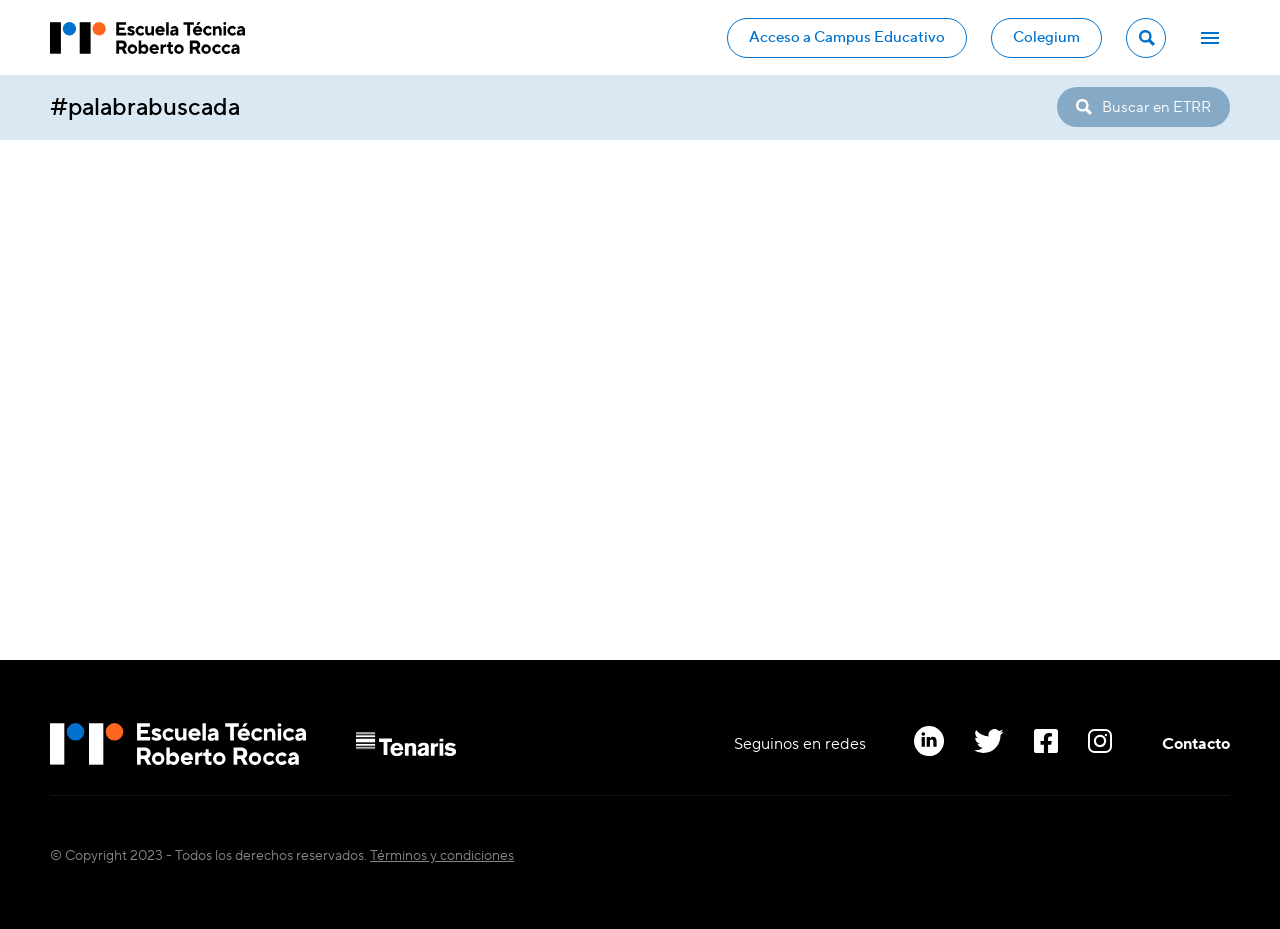
<file: resultado_de_busqueda_con_buscador_error.html>
<!DOCTYPE html>
<html lang="en">
<head>
    <meta charset="UTF-8">
    <meta http-equiv="X-UA-Compatible" content="IE=edge">
    <meta name="viewport" content="width=device-width, initial-scale=1.0">
    <title>Resultados de busqueda</title>
    <link rel="stylesheet" href="resources/css/swiper.css">
    <link rel="stylesheet" href="resources/css/resultados_de_busqueda.css?7">
</head>
<body class="resultados_de_busqueda_con_buscador_error">

    <header id="header_sticky" class="header_sticky">
        <div class="header_sticky_top">
            <div class="header_sticky_top_wrp">
                <div class=" header_sticky_izq">
                    <a class="header_sticky_izq_logo" title="Roberto Rocca"  href="index.html">
                        <svg xmlns="http://www.w3.org/2000/svg" width="195.627" height="32" viewBox="0 0 195.627 32">
                            <g id="Logo_Escuela_Tecnica_Roberto_Rocca" data-name="Logo Escuela Tecnica Roberto Rocca" transform="translate(0 0)">
                              <rect id="Rectángulo_23" data-name="Rectángulo 23" width="10.937" height="31.65" transform="translate(29.805 0.157)"/>
                              <path id="Trazado_85" data-name="Trazado 85" d="M170.953,6.7a6.7,6.7,0,1,1-6.7-6.7,6.7,6.7,0,0,1,6.7,6.7" transform="translate(-114.983 0)" fill="#ff6720"/>
                              <rect id="Rectángulo_25" data-name="Rectángulo 25" width="10.937" height="31.587" transform="translate(0 0.157)"/>
                              <path id="Trazado_86" data-name="Trazado 86" d="M60.763,6.7a6.7,6.7,0,1,1-6.7-6.7,6.7,6.7,0,0,1,6.7,6.7" transform="translate(-34.566 0)" fill="#0072ce"/>
                              <path id="Trazado_87" data-name="Trazado 87" d="M246.157.609V13.816h10V11.175h-7.17V8.344h5.472V5.8h-5.472V3.25h6.981V.609Z" transform="translate(-179.644 -0.444)"/>
                              <path id="Trazado_88" data-name="Trazado 88" d="M287.716,20.9a3,3,0,0,0,.66.528,3.254,3.254,0,0,0,1.792.51c.849,0,1.132-.283,1.132-.66,0-1.038-4.717-.849-4.717-3.868,0-1.509,1.321-2.83,3.679-2.83a5.166,5.166,0,0,1,2.679.717,4.408,4.408,0,0,1,.906.7l-1.509,1.6a3.114,3.114,0,0,0-.547-.377,3.033,3.033,0,0,0-1.529-.377c-.66,0-.943.283-.943.566,0,1.038,4.717.849,4.717,3.868,0,1.585-1.321,2.924-3.868,2.924a5.4,5.4,0,0,1-2.943-.849,4.519,4.519,0,0,1-1.019-.849Z" transform="translate(-208.873 -10.637)"/>
                              <path id="Trazado_89" data-name="Trazado 89" d="M326.361,22.31a4.056,4.056,0,0,1-.943.943,4.812,4.812,0,1,1,0-7.736,4.056,4.056,0,0,1,.943.943l-1.6,1.6a3.433,3.433,0,0,0-.6-.566,2.856,2.856,0,0,0-1.66-.566,2.455,2.455,0,0,0,0,4.906,2.856,2.856,0,0,0,1.66-.566,3.432,3.432,0,0,0,.6-.566Z" transform="translate(-231.775 -10.636)"/>
                              <path id="Trazado_90" data-name="Trazado 90" d="M353.559,15.273h2.547v5.189a1.6,1.6,0,0,0,1.7,1.792,1.959,1.959,0,0,0,1.981-2.075V15.273h2.547v9.245h-2.547V23.2h-.094a4.42,4.42,0,0,1-.7.755,3.188,3.188,0,0,1-2.038.755c-1.887,0-3.4-1.509-3.4-3.868Z" transform="translate(-258.026 -11.146)"/>
                              <path id="Trazado_91" data-name="Trazado 91" d="M397.891,18.442a2.145,2.145,0,0,0-4.151,0Zm2.075,4.245a4.761,4.761,0,0,1-1.019.755A5.98,5.98,0,0,1,396,24.2a4.812,4.812,0,1,1-.094-9.623,4.63,4.63,0,0,1,4.623,4.623,7.391,7.391,0,0,1-.056.811l-.038.321h-6.7a2.375,2.375,0,0,0,2.453,1.6,3.249,3.249,0,0,0,1.83-.509,2.434,2.434,0,0,0,.623-.529Z" transform="translate(-285.423 -10.636)"/>
                              <rect id="Rectángulo_28" data-name="Rectángulo 28" width="2.547" height="13.208" transform="translate(116.546 0.165)"/>
                              <path id="Trazado_92" data-name="Trazado 92" d="M451.69,19.857l-2.075.377c-.66.132-1.038.472-1.038.944,0,.585.377.943,1.132.943a1.959,1.959,0,0,0,1.981-2.075Zm0,3.019H451.6a3.855,3.855,0,0,1-.7.66,3.276,3.276,0,0,1-2.038.66,2.63,2.63,0,0,1-2.83-2.642,2.99,2.99,0,0,1,2.736-2.962l2.925-.528a1.478,1.478,0,0,0-1.6-1.226,2.43,2.43,0,0,0-1.528.528,2.813,2.813,0,0,0-.547.51l-1.51-1.509a4.979,4.979,0,0,1,3.774-1.793,3.711,3.711,0,0,1,3.962,3.679v5.755H451.69Z" transform="translate(-325.512 -10.636)"/>
                              <path id="Trazado_93" data-name="Trazado 93" d="M495.61.609V3.25h3.773V13.816h2.83V3.25h3.774V.609Z" transform="translate(-361.694 -0.444)"/>
                              <path id="Trazado_94" data-name="Trazado 94" d="M535.6.259h2.642l-2.076,2.83h-2.076Zm1.7,7.736a2.145,2.145,0,0,0-4.151,0Zm2.075,4.245a4.759,4.759,0,0,1-1.019.755,5.98,5.98,0,0,1-2.943.755,4.812,4.812,0,1,1-.094-9.622,4.63,4.63,0,0,1,4.623,4.623,7.39,7.39,0,0,1-.056.811l-.038.321h-6.7a2.375,2.375,0,0,0,2.453,1.6,3.25,3.25,0,0,0,1.83-.509,2.431,2.431,0,0,0,.623-.529Z" transform="translate(-387.16 -0.189)"/>
                              <path id="Trazado_95" data-name="Trazado 95" d="M577.217,22.31a4.064,4.064,0,0,1-.943.943,4.812,4.812,0,1,1,0-7.736,4.064,4.064,0,0,1,.943.943l-1.6,1.6a3.432,3.432,0,0,0-.6-.566,2.856,2.856,0,0,0-1.66-.566,2.455,2.455,0,0,0,0,4.906,2.856,2.856,0,0,0,1.66-.566,3.431,3.431,0,0,0,.6-.566Z" transform="translate(-414.849 -10.636)"/>
                              <path id="Trazado_96" data-name="Trazado 96" d="M604.932,14.764h2.547v1.321h.095a4.429,4.429,0,0,1,.7-.755,3.145,3.145,0,0,1,2.038-.755c1.887,0,3.4,1.509,3.4,3.868v5.566h-2.547V18.82a1.6,1.6,0,0,0-1.7-1.793,1.959,1.959,0,0,0-1.981,2.076v4.906h-2.547Z" transform="translate(-441.478 -10.637)"/>
                              <path id="Trazado_97" data-name="Trazado 97" d="M643.751,4.316H646.3v9.245h-2.547ZM645.034.259a1.446,1.446,0,0,1,1.453,1.415,1.463,1.463,0,0,1-1.472,1.415,1.446,1.446,0,0,1-1.453-1.415A1.463,1.463,0,0,1,645.034.259" transform="translate(-469.67 -0.189)"/>
                              <path id="Trazado_98" data-name="Trazado 98" d="M667.251,22.31a4.064,4.064,0,0,1-.943.943,4.812,4.812,0,1,1,0-7.736,4.064,4.064,0,0,1,.943.943l-1.6,1.6a3.428,3.428,0,0,0-.6-.566,2.856,2.856,0,0,0-1.66-.566,2.455,2.455,0,0,0,0,4.906,2.856,2.856,0,0,0,1.66-.566,3.427,3.427,0,0,0,.6-.566Z" transform="translate(-480.555 -10.636)"/>
                              <path id="Trazado_99" data-name="Trazado 99" d="M699.285,19.857l-2.075.377c-.66.132-1.038.472-1.038.944,0,.585.378.943,1.132.943a1.959,1.959,0,0,0,1.981-2.075Zm0,3.019h-.094a3.849,3.849,0,0,1-.7.66,3.275,3.275,0,0,1-2.038.66,2.63,2.63,0,0,1-2.83-2.642,2.99,2.99,0,0,1,2.736-2.962l2.925-.528a1.478,1.478,0,0,0-1.6-1.226,2.431,2.431,0,0,0-1.528.528,2.818,2.818,0,0,0-.547.51l-1.51-1.509a4.979,4.979,0,0,1,3.774-1.793,3.711,3.711,0,0,1,3.962,3.679v5.755h-2.547Z" transform="translate(-506.206 -10.636)"/>
                              <path id="Trazado_100" data-name="Trazado 100" d="M251.912,75.077a1.792,1.792,0,1,0,0-3.585h-2.924v3.585Zm-5.754-6.226h5.849a4.261,4.261,0,0,1,4.622,4.434,4.2,4.2,0,0,1-1.132,3.075,3.414,3.414,0,0,1-1.132.793l2.736,4.906h-3.113l-2.358-4.34h-2.642v4.34h-2.83Z" transform="translate(-179.645 -50.247)"/>
                              <path id="Trazado_101" data-name="Trazado 101" d="M295.32,87.628a2.36,2.36,0,1,0-2.359,2.453,2.359,2.359,0,0,0,2.359-2.453m-2.359-4.811a4.812,4.812,0,1,1-4.906,4.811,4.852,4.852,0,0,1,4.906-4.811" transform="translate(-210.223 -60.439)"/>
                              <path id="Trazado_102" data-name="Trazado 102" d="M336.427,77.436a2.36,2.36,0,1,0-2.359,2.453,2.359,2.359,0,0,0,2.359-2.453m-7.17-8.585H331.8v5.283h.095a3.38,3.38,0,0,1,.717-.755,3.574,3.574,0,0,1,2.207-.755c2.189,0,4.151,2,4.151,4.811,0,2.83-1.962,4.811-4.151,4.811a3.574,3.574,0,0,1-2.207-.755,3.379,3.379,0,0,1-.717-.755H331.8v1.321h-2.547Z" transform="translate(-240.29 -50.247)"/>
                              <path id="Trazado_103" data-name="Trazado 103" d="M376.2,86.685a2.145,2.145,0,0,0-4.151,0Zm2.075,4.245a4.753,4.753,0,0,1-1.019.755,5.98,5.98,0,0,1-2.943.755,4.812,4.812,0,1,1-.094-9.622,4.63,4.63,0,0,1,4.623,4.623,7.375,7.375,0,0,1-.056.811l-.038.321h-6.7a2.375,2.375,0,0,0,2.453,1.6,3.249,3.249,0,0,0,1.83-.509,2.436,2.436,0,0,0,.623-.528Z" transform="translate(-269.595 -60.439)"/>
                              <path id="Trazado_104" data-name="Trazado 104" d="M410.612,83.007h2.547v1.321h.095a4.419,4.419,0,0,1,.7-.755,3.145,3.145,0,0,1,2.038-.755h.189v2.736l-.208-.038a4.438,4.438,0,0,0-.641-.057,2.216,2.216,0,0,0-2.17,2.453v4.339h-2.547Z" transform="translate(-299.663 -60.44)"/>
                              <path id="Trazado_105" data-name="Trazado 105" d="M434.911,78.928h-1.6V76.569h.849c.7,0,1.038-.377,1.038-1.132v-1.7h2.264v2.83h2.076v2.358h-2.076v3.113a1.168,1.168,0,0,0,1.226,1.321,2.8,2.8,0,0,0,.736-.094,1.426,1.426,0,0,0,.3-.094v2.358c-.151.057-.321.094-.491.151a5.232,5.232,0,0,1-1.208.132c-1.887,0-3.113-1.208-3.113-3.4Z" transform="translate(-316.225 -53.814)"/>
                              <path id="Trazado_106" data-name="Trazado 106" d="M468.156,87.628a2.36,2.36,0,1,0-2.359,2.453,2.359,2.359,0,0,0,2.359-2.453M465.8,82.817a4.812,4.812,0,1,1-4.906,4.811,4.852,4.852,0,0,1,4.906-4.811" transform="translate(-336.358 -60.439)"/>
                              <path id="Trazado_107" data-name="Trazado 107" d="M524.956,75.077a1.792,1.792,0,0,0,0-3.585h-2.925v3.585ZM519.2,68.851h5.849a4.261,4.261,0,0,1,4.622,4.434,4.2,4.2,0,0,1-1.132,3.075,3.413,3.413,0,0,1-1.132.793l2.736,4.906h-3.113l-2.358-4.34h-2.641v4.34H519.2Z" transform="translate(-378.912 -50.247)"/>
                              <path id="Trazado_108" data-name="Trazado 108" d="M569.062,87.628a2.36,2.36,0,1,0-2.359,2.453,2.359,2.359,0,0,0,2.359-2.453M566.7,82.817a4.812,4.812,0,1,1-4.906,4.811,4.852,4.852,0,0,1,4.906-4.811" transform="translate(-409.998 -60.439)"/>
                              <path id="Trazado_109" data-name="Trazado 109" d="M611.073,90.553a4.066,4.066,0,0,1-.943.943,4.812,4.812,0,1,1,0-7.736,4.061,4.061,0,0,1,.943.943l-1.6,1.6a3.45,3.45,0,0,0-.6-.566,2.858,2.858,0,0,0-1.66-.566,2.455,2.455,0,0,0,0,4.906,2.856,2.856,0,0,0,1.66-.566,3.428,3.428,0,0,0,.6-.566Z" transform="translate(-439.556 -60.439)"/>
                              <path id="Trazado_110" data-name="Trazado 110" d="M645.99,90.553a4.061,4.061,0,0,1-.943.943,4.812,4.812,0,1,1,0-7.736,4.057,4.057,0,0,1,.943.943l-1.6,1.6a3.46,3.46,0,0,0-.6-.566,2.859,2.859,0,0,0-1.66-.566,2.455,2.455,0,0,0,0,4.906,2.857,2.857,0,0,0,1.66-.566,3.438,3.438,0,0,0,.6-.566Z" transform="translate(-465.038 -60.439)"/>
                              <path id="Trazado_111" data-name="Trazado 111" d="M678.84,88.1l-2.076.377c-.66.132-1.038.472-1.038.944,0,.585.378.943,1.132.943a1.959,1.959,0,0,0,1.981-2.075Zm0,3.019h-.094a3.856,3.856,0,0,1-.7.66,3.275,3.275,0,0,1-2.038.66,2.63,2.63,0,0,1-2.83-2.641,2.989,2.989,0,0,1,2.736-2.962l2.925-.529a1.478,1.478,0,0,0-1.6-1.226,2.429,2.429,0,0,0-1.528.529,2.809,2.809,0,0,0-.547.509l-1.51-1.509a4.979,4.979,0,0,1,3.774-1.793,3.71,3.71,0,0,1,3.962,3.679v5.755H678.84Z" transform="translate(-491.285 -60.439)"/>
                            </g>
                          </svg>
                    </a>
                </div>
                <div class="header_sticky_der">
                    <a class="header_sticky_der_campus" title="Acceder al campus"  href="#"><span>Acceso a</span>Campus<span>Educativo</span></a>
                    <a class="header_sticky_der_campus" title="Colegium"  href="#"> <span>Colegium</span> </a>
                    <div class="header_sticky_der_buscador">
                        <button><svg class="header_sticky_der_buscador_svg" xmlns="http://www.w3.org/2000/svg" width="16" height="16" viewBox="0 0 16 16">
                            <path id="Icon_map-search" data-name="Icon map-search" d="M13.148,11.019a6.328,6.328,0,1,0-2.13,2.128l4.293,4.293,2.129-2.13Zm-5.395.64a3.9,3.9,0,1,1,3.905-3.9,3.91,3.91,0,0,1-3.905,3.9Z" transform="translate(-1.44 -1.44)" fill="#070707"/>
                          </svg></button>
                          <input class="header_der_buscador_input" type="text" placeholder="Buscar">                           
                    </div>
                    <button title="Abrir menú" aria-label="Abrir menú" id="hamburguesa" class="header_sticky_der_hamburguesa">
                        <div class="header_sticky_der_hamburguesa_linea"></div>
                        <div class="header_sticky_der_hamburguesa_linea"></div>
                        <div class="header_sticky_der_hamburguesa_linea"></div>
                    </button>
            
                </div>
            </div>
        </div>
    </header>

    <main class="padding_main">

        <section class="modulo_buscador">
            <div class="modulo_buscador_wrp">
                <input type="text" placeholder="#palabrabuscada">  
                <a href="#" title="Buscador">
                    <svg xmlns="http://www.w3.org/2000/svg" width="16" height="16" viewBox="0 0 16 16">
                    <path id="Icon_map-search" data-name="Icon map-search" d="M13.148,11.019a6.328,6.328,0,1,0-2.13,2.128l4.293,4.293,2.129-2.13Zm-5.395.64a3.9,3.9,0,1,1,3.905-3.9,3.91,3.91,0,0,1-3.905,3.9Z" transform="translate(-1.44 -1.44)" fill="#fff"/>
                  </svg>
                  <p>Buscar<span> en ETRR</span></p>
                  </a>
            </div>
        </section>

        <div class="container">
            <div id="menu" class="menu_wrp">
                <button class="menu_close2" aria-label="Cerrar menú" title="Cerrar menú">
                    <svg id="close2" class="menu_close" xmlns="http://www.w3.org/2000/svg" width="41" height="41" viewBox="0 0 41 41">
                        <g id="Grupo_23356" data-name="Grupo 23356" transform="translate(-1257 -41)">
                          <g id="Componente_186_2" data-name="Componente 186 – 2" transform="translate(1257 41)">
                            <circle id="Elipse_1" data-name="Elipse 1" cx="20.5" cy="20.5" r="20.5" fill="#f1f1f1"/>
                            <g id="Elipse_387" data-name="Elipse 387" fill="none" stroke="#fff" stroke-width="1">
                              <circle cx="20.5" cy="20.5" r="20.5" stroke="none"/>
                              <circle cx="20.5" cy="20.5" r="20" fill="none"/>
                            </g>
                            <g id="Grupo_23094" data-name="Grupo 23094" transform="translate(-1258.5 -41.5)">
                              <rect id="Rectángulo_57696" data-name="Rectángulo 57696" width="18" height="2" transform="translate(1271.929 67.657) rotate(-45)"/>
                              <rect id="Rectángulo_57697" data-name="Rectángulo 57697" width="18" height="2" transform="translate(1284.657 69.071) rotate(-135)"/>
                            </g>
                            <g id="menu_black_24dp" transform="translate(17)">
                              <path id="Trazado_8094" data-name="Trazado 8094" d="M0,0H24V24H0Z" fill="none"/>
                            </g>
                          </g>
                        </g>
                    </svg> 
                </button>
                <nav class="menu">
                    <svg id="close" class="menu_close" xmlns="http://www.w3.org/2000/svg" width="32" height="32" viewBox="0 0 32 32">
                        <g id="Grupo_23142" data-name="Grupo 23142" transform="translate(-316 -10)">
                        <g id="Elipse_1" data-name="Elipse 1" transform="translate(316 10)" fill="none" stroke="#fff" stroke-width="1">
                            <circle cx="16" cy="16" r="16" stroke="none"/>
                            <circle cx="16" cy="16" r="15.5" fill="none"/>
                        </g>
                        <g id="Grupo_23094" data-name="Grupo 23094" transform="translate(325 19)">
                            <rect id="Rectángulo_57696" data-name="Rectángulo 57696" width="18" height="2" transform="translate(0 12.728) rotate(-45)" fill="#fff"/>
                            <rect id="Rectángulo_57697" data-name="Rectángulo 57697" width="18" height="2" transform="translate(12.729 14.143) rotate(-135)" fill="#fff"/>
                        </g>
                        </g>
                    </svg>
                    <a id="primerboton" class="menu_btn" href="#" title="Inicio">
                        <p>Inicio</p>
                    </a>
                    <a id="segundoboton" class="menu_btn" href="#" title="Nuestra escuela">
                        <p>Nuestra escuela</p>
                    </a>  
                    <a class="menu_btn" href="#" title="Nuestro equipo">
                        <p>Nuestro equipo</p>
                    </a>
                    <a class="menu_btn" href="#" title="Proeceso de admisíon">
                        <p>Proeceso de admisíon</p>
                    </a>
                    <a class="menu_btn" href="#" title="Prácticas profesionalizantes">
                        <p>Prácticas profesionalizantes</p>
                    </a>
                    <a class="menu_btn" href="#" title="Cursos de formación profesional">
                        <p>Cursos de formación profesional</p>
                    </a>
                    <a class="menu_btn" href="#" title="Contacto">
                        <p>Contacto</p>
                    </a>
                    <a class="menu_btn" href="#" title="Preguntas frecuentes">
                        <p>Preguntas frecuentes</p>
                    </a>

                    <div class="menu_campus_wrp">
                        <a class="menu_campus" title="Acceder al campus"  href="#"> <span>Acceso a </span> Campus <span> Educativo </span> </a>
                        <a class="menu_campus" title="Colegium"  href="#"> <span> Colegium </span> </a>
                    </div>

                    <div class="menu_buscar">
                        <input class="menu_buscar_input" placeholder="Buscar">
                        <a title="Buscar en todo el sitio"  href="#"> <svg xmlns="http://www.w3.org/2000/svg" width="20" height="20" viewBox="0 0 23.523 23.523">
                            <path id="Icon_map-search" data-name="Icon map-search" d="M18.653,15.523a9.3,9.3,0,1,0-3.132,3.129l6.312,6.311,3.13-3.132Zm-7.931.941a5.739,5.739,0,1,1,5.742-5.736,5.748,5.748,0,0,1-5.742,5.736Z" transform="translate(-1.44 -1.44)" fill="#fff"/>
                        </svg></a>
                    </div>
                    
                    <div class="menu_redes">
                        <p>Seguinos en redes</p>
                        <div class="menu_redes_wrp">
                            <a href="#"><svg id="facebook-logo" xmlns="http://www.w3.org/2000/svg" width="14.916" height="27.589" viewBox="0 0 14.916 27.589">
                                <path id="Trazado_2045" data-name="Trazado 2045" d="M36.432.006,32.854,0c-4.019,0-6.617,2.665-6.617,6.79V9.92h-3.6a.563.563,0,0,0-.563.563v4.536a.563.563,0,0,0,.563.563h3.6V27.027a.562.562,0,0,0,.563.563h4.693a.563.563,0,0,0,.563-.563V15.581h4.206a.562.562,0,0,0,.563-.563l0-4.536a.563.563,0,0,0-.563-.563H32.055V7.267c0-1.276.3-1.923,1.966-1.923h2.41a.562.562,0,0,0,.562-.563V.568A.563.563,0,0,0,36.432.006Z" transform="translate(-22.077)" fill="#0072ce"/>
                              </svg>
                            </a>
                            <a href="#"><svg id="twitter-2" xmlns="http://www.w3.org/2000/svg" width="31.579" height="25.658" viewBox="0 0 31.579 25.658">
                                <g id="Grupo_506" data-name="Grupo 506" transform="translate(0)">
                                  <path id="Trazado_2044" data-name="Trazado 2044" d="M31.579,51.038a13.5,13.5,0,0,1-3.73,1.022A6.438,6.438,0,0,0,30.7,48.482a12.938,12.938,0,0,1-4.105,1.567,6.474,6.474,0,0,0-11.2,4.427,6.666,6.666,0,0,0,.15,1.476A18.325,18.325,0,0,1,2.2,49.18a6.476,6.476,0,0,0,1.99,8.653,6.393,6.393,0,0,1-2.925-.8v.071A6.5,6.5,0,0,0,6.45,63.468a6.461,6.461,0,0,1-1.7.213,5.725,5.725,0,0,1-1.226-.111,6.536,6.536,0,0,0,6.049,4.51,13.008,13.008,0,0,1-8.027,2.761A12.126,12.126,0,0,1,0,70.753a18.226,18.226,0,0,0,9.932,2.905c11.913,0,18.427-9.869,18.427-18.423,0-.286-.01-.563-.024-.837A12.915,12.915,0,0,0,31.579,51.038Z" transform="translate(0 -48)" fill="#0072ce"/>
                                </g>
                              </svg>
                            </a>
                            <a href="#"><svg id="instagram_logo" xmlns="http://www.w3.org/2000/svg" width="27.766" height="27.766" viewBox="0 0 27.766 27.766">
                                <g id="Grupo_501" data-name="Grupo 501">
                                  <g id="Grupo_500" data-name="Grupo 500">
                                    <path id="Trazado_2041" data-name="Trazado 2041" d="M20.264,0H7.5A7.511,7.511,0,0,0,0,7.5V20.264a7.511,7.511,0,0,0,7.5,7.5H20.264a7.511,7.511,0,0,0,7.5-7.5V7.5A7.511,7.511,0,0,0,20.264,0Zm5.259,20.264a5.265,5.265,0,0,1-5.259,5.259H7.5a5.265,5.265,0,0,1-5.259-5.259V7.5A5.265,5.265,0,0,1,7.5,2.243H20.264A5.265,5.265,0,0,1,25.523,7.5Z" fill="#0072ce"/>
                                  </g>
                                </g>
                                <g id="Grupo_503" data-name="Grupo 503" transform="translate(7.711 7.602)">
                                  <g id="Grupo_502" data-name="Grupo 502">
                                    <path id="Trazado_2042" data-name="Trazado 2042" d="M154.571,145.484a6.225,6.225,0,1,0-6.172,7.141,6.311,6.311,0,0,0,.926-.069,6.226,6.226,0,0,0,5.246-7.072ZM149,150.337a3.983,3.983,0,1,1,3.356-4.524A3.956,3.956,0,0,1,149,150.337Z" transform="translate(-142.185 -140.171)" fill="#0072ce"/>
                                  </g>
                                </g>
                                <g id="Grupo_505" data-name="Grupo 505" transform="translate(19.78 5.743)">
                                  <g id="Grupo_504" data-name="Grupo 504">
                                    <path id="Trazado_2043" data-name="Trazado 2043" d="M366.656,106.222a1.122,1.122,0,1,0,.329.793A1.13,1.13,0,0,0,366.656,106.222Z" transform="translate(-364.741 -105.893)" fill="#0072ce"/>
                                  </g>
                                </g>
                              </svg>
                            </a>
                            <a href="#"><svg xmlns="http://www.w3.org/2000/svg" width="28.509" height="28.509" viewBox="0 0 28.509 28.509">
                                <path id="Trazado_2453" data-name="Trazado 2453" d="M21.353,7.1A14.255,14.255,0,1,0,35.607,21.353,14.255,14.255,0,0,0,21.353,7.1ZM17.427,26.9H14.345V17.624h3.082ZM15.886,16.358h-.021a1.607,1.607,0,1,1,.041-3.2,1.607,1.607,0,1,1-.02,3.2ZM28.544,26.9H25.461V21.935c0-1.246-.446-2.1-1.562-2.1a1.687,1.687,0,0,0-1.582,1.127,2.11,2.11,0,0,0-.1.752V26.9H19.132s.041-8.4,0-9.273h3.083v1.314a3.061,3.061,0,0,1,2.779-1.532c2.029,0,3.55,1.325,3.55,4.173V26.9Z" transform="translate(-7.098 -7.098)" fill="#0072ce"/>
                              </svg>
                            </a>
                        </div>
                    </div>
                </nav>
            </div>
        </div>

    </main>

    <footer class="footer">
        <div class="footer_wrp">
            <div class="footer_top">
                <div class="footer_top_izq">
                    <a href="#">
                        <svg xmlns="http://www.w3.org/2000/svg" width="256.545" height="41.965" viewBox="0 0 256.545 41.965">
                            <g id="Grupo_23439" data-name="Grupo 23439" transform="translate(0 0)">
                            <rect id="Rectángulo_23" data-name="Rectángulo 23" width="14.343" height="41.506" transform="translate(39.087 0.205)" fill="#fff"/>
                            <path id="Trazado_85" data-name="Trazado 85" d="M175.126,8.786A8.786,8.786,0,1,1,166.34,0a8.786,8.786,0,0,1,8.786,8.786" transform="translate(-101.726 0)" fill="#ff6720"/>
                            <rect id="Rectángulo_25" data-name="Rectángulo 25" width="14.342" height="41.423" transform="translate(0 0.205)" fill="#fff"/>
                            <path id="Trazado_86" data-name="Trazado 86" d="M64.936,8.786A8.786,8.786,0,1,1,56.15,0a8.786,8.786,0,0,1,8.786,8.786" transform="translate(-30.581 0)" fill="#0072ce"/>
                            <path id="Trazado_87" data-name="Trazado 87" d="M246.157.609v17.32h13.114V14.465h-9.4V10.753h7.175V7.413h-7.175V4.073h9.155V.609Z" transform="translate(-158.932 -0.393)" fill="#fff"/>
                            <path id="Trazado_88" data-name="Trazado 88" d="M288.186,22.864a3.941,3.941,0,0,0,.866.693,4.268,4.268,0,0,0,2.35.668c1.114,0,1.485-.371,1.485-.866,0-1.361-6.186-1.114-6.186-5.072,0-1.979,1.732-3.711,4.825-3.711a6.774,6.774,0,0,1,3.514.94,5.781,5.781,0,0,1,1.188.916l-1.979,2.1a4.085,4.085,0,0,0-.717-.5,3.977,3.977,0,0,0-2-.495c-.866,0-1.237.371-1.237.742,0,1.361,6.186,1.113,6.186,5.072,0,2.078-1.732,3.835-5.072,3.835a7.08,7.08,0,0,1-3.86-1.113,5.926,5.926,0,0,1-1.336-1.113Z" transform="translate(-184.791 -9.41)" fill="#fff"/>
                            <path id="Trazado_89" data-name="Trazado 89" d="M329.094,24.719a5.32,5.32,0,0,1-1.237,1.237,6.31,6.31,0,1,1,0-10.145,5.32,5.32,0,0,1,1.237,1.237l-2.1,2.1a4.5,4.5,0,0,0-.792-.742,3.745,3.745,0,0,0-2.177-.742,3.093,3.093,0,0,0-3.093,3.217,3.093,3.093,0,0,0,3.093,3.216,3.745,3.745,0,0,0,2.177-.742,4.5,4.5,0,0,0,.792-.742Z" transform="translate(-205.052 -9.41)" fill="#fff"/>
                            <path id="Trazado_90" data-name="Trazado 90" d="M353.559,15.273h3.34v6.8a2.1,2.1,0,0,0,2.227,2.35,2.569,2.569,0,0,0,2.6-2.722V15.273h3.34V27.4h-3.34V25.665H361.6a5.8,5.8,0,0,1-.916.99,4.18,4.18,0,0,1-2.672.99c-2.474,0-4.454-1.979-4.454-5.072Z" transform="translate(-228.277 -9.861)" fill="#fff"/>
                            <path id="Trazado_91" data-name="Trazado 91" d="M400.007,19.646a2.813,2.813,0,0,0-5.443,0Zm2.722,5.567a6.244,6.244,0,0,1-1.336.99,7.842,7.842,0,0,1-3.86.99,6.31,6.31,0,1,1-.124-12.619,6.072,6.072,0,0,1,6.062,6.062A9.689,9.689,0,0,1,403.4,21.7l-.05.421h-8.784a3.115,3.115,0,0,0,3.217,2.1,4.261,4.261,0,0,0,2.4-.668,3.192,3.192,0,0,0,.817-.693Z" transform="translate(-252.515 -9.41)" fill="#fff"/>
                            <rect id="Rectángulo_28" data-name="Rectángulo 28" width="3.34" height="17.32" transform="translate(152.839 0.216)" fill="#fff"/>
                            <path id="Trazado_92" data-name="Trazado 92" d="M453.453,21.5,450.731,22c-.866.173-1.361.619-1.361,1.237,0,.767.495,1.237,1.485,1.237a2.569,2.569,0,0,0,2.6-2.722Zm0,3.959h-.124a5.055,5.055,0,0,1-.916.866,4.3,4.3,0,0,1-2.672.866,3.449,3.449,0,0,1-3.711-3.464,3.921,3.921,0,0,1,3.587-3.885l3.835-.693a1.938,1.938,0,0,0-2.1-1.608,3.187,3.187,0,0,0-2,.693,3.689,3.689,0,0,0-.718.668l-1.98-1.979a6.529,6.529,0,0,1,4.949-2.351,4.866,4.866,0,0,1,5.2,4.825v7.547h-3.34Z" transform="translate(-287.983 -9.41)" fill="#fff"/>
                            <path id="Trazado_93" data-name="Trazado 93" d="M495.61.609V4.073h4.948V17.929h3.712V4.073h4.949V.609Z" transform="translate(-319.993 -0.393)" fill="#fff"/>
                            <path id="Trazado_94" data-name="Trazado 94" d="M537.185.259h3.464L537.927,3.97h-2.722ZM539.412,10.4a2.813,2.813,0,0,0-5.443,0Zm2.722,5.567a6.24,6.24,0,0,1-1.336.99,7.842,7.842,0,0,1-3.86.99,6.31,6.31,0,1,1-.124-12.619,6.072,6.072,0,0,1,6.062,6.062,9.677,9.677,0,0,1-.074,1.064l-.05.421h-8.784a3.115,3.115,0,0,0,3.217,2.1,4.262,4.262,0,0,0,2.4-.668,3.188,3.188,0,0,0,.817-.693Z" transform="translate(-342.523 -0.167)" fill="#fff"/>
                            <path id="Trazado_95" data-name="Trazado 95" d="M579.949,24.719a5.327,5.327,0,0,1-1.237,1.237,6.31,6.31,0,1,1,0-10.145,5.327,5.327,0,0,1,1.237,1.237l-2.1,2.1a4.5,4.5,0,0,0-.792-.742,3.745,3.745,0,0,0-2.177-.742,3.093,3.093,0,0,0-3.093,3.217,3.093,3.093,0,0,0,3.093,3.216,3.745,3.745,0,0,0,2.177-.742,4.5,4.5,0,0,0,.792-.742Z" transform="translate(-367.02 -9.41)" fill="#fff"/>
                            <path id="Trazado_96" data-name="Trazado 96" d="M604.932,14.822h3.34v1.732h.124a5.81,5.81,0,0,1,.915-.99,4.125,4.125,0,0,1,2.672-.99c2.474,0,4.454,1.979,4.454,5.072v7.3H613.1v-6.8a2.1,2.1,0,0,0-2.227-2.351,2.569,2.569,0,0,0-2.6,2.722v6.433h-3.34Z" transform="translate(-390.578 -9.41)" fill="#fff"/>
                            <path id="Trazado_97" data-name="Trazado 97" d="M643.81,5.579h3.34V17.7h-3.34Zm1.683-5.32A1.9,1.9,0,0,1,647.4,2.115a1.919,1.919,0,0,1-1.93,1.856,1.9,1.9,0,0,1-1.9-1.856,1.918,1.918,0,0,1,1.93-1.856" transform="translate(-415.52 -0.167)" fill="#fff"/>
                            <path id="Trazado_98" data-name="Trazado 98" d="M669.983,24.719a5.326,5.326,0,0,1-1.237,1.237,6.31,6.31,0,1,1,0-10.145,5.326,5.326,0,0,1,1.237,1.237l-2.1,2.1a4.5,4.5,0,0,0-.792-.742,3.746,3.746,0,0,0-2.177-.742,3.093,3.093,0,0,0-3.093,3.217,3.093,3.093,0,0,0,3.093,3.216,3.746,3.746,0,0,0,2.177-.742,4.5,4.5,0,0,0,.792-.742Z" transform="translate(-425.15 -9.41)" fill="#fff"/>
                            <path id="Trazado_99" data-name="Trazado 99" d="M701.048,21.5,698.326,22c-.866.173-1.361.619-1.361,1.237,0,.767.495,1.237,1.485,1.237a2.569,2.569,0,0,0,2.6-2.722Zm0,3.959h-.124a5.045,5.045,0,0,1-.916.866,4.294,4.294,0,0,1-2.672.866,3.449,3.449,0,0,1-3.711-3.464,3.921,3.921,0,0,1,3.587-3.885l3.835-.693a1.939,1.939,0,0,0-2.1-1.608,3.188,3.188,0,0,0-2,.693,3.7,3.7,0,0,0-.718.668l-1.98-1.979a6.53,6.53,0,0,1,4.949-2.351,4.866,4.866,0,0,1,5.2,4.825v7.547h-3.34Z" transform="translate(-447.844 -9.41)" fill="#fff"/>
                            <path id="Trazado_100" data-name="Trazado 100" d="M253.7,77.016a2.351,2.351,0,1,0,0-4.7h-3.835v4.7Zm-7.546-8.165h7.67c3.711,0,6.062,2.351,6.062,5.815a5.506,5.506,0,0,1-1.484,4.033,4.477,4.477,0,0,1-1.485,1.039l3.588,6.433h-4.083l-3.093-5.691h-3.464v5.691h-3.711Z" transform="translate(-158.933 -44.454)" fill="#fff"/>
                            <path id="Trazado_101" data-name="Trazado 101" d="M297.582,89.126a3.1,3.1,0,1,0-3.093,3.217,3.093,3.093,0,0,0,3.093-3.217m-3.093-6.309a6.311,6.311,0,1,1-6.433,6.309,6.363,6.363,0,0,1,6.433-6.309" transform="translate(-185.986 -53.471)" fill="#fff"/>
                            <path id="Trazado_102" data-name="Trazado 102" d="M338.659,80.109a3.1,3.1,0,1,0-3.093,3.217,3.093,3.093,0,0,0,3.093-3.217m-9.4-11.258h3.34v6.928h.124a4.433,4.433,0,0,1,.94-.99,4.687,4.687,0,0,1,2.895-.99c2.87,0,5.443,2.623,5.443,6.309,0,3.712-2.573,6.309-5.443,6.309a4.687,4.687,0,0,1-2.895-.99,4.433,4.433,0,0,1-.94-.99H332.6v1.732h-3.34Z" transform="translate(-212.586 -44.454)" fill="#fff"/>
                            <path id="Trazado_103" data-name="Trazado 103" d="M378.319,87.889a2.813,2.813,0,0,0-5.443,0Zm2.722,5.567a6.233,6.233,0,0,1-1.336.99,7.843,7.843,0,0,1-3.86.99,6.31,6.31,0,1,1-.124-12.619,6.072,6.072,0,0,1,6.062,6.062,9.664,9.664,0,0,1-.074,1.064l-.05.421h-8.784a3.115,3.115,0,0,0,3.217,2.1,4.261,4.261,0,0,0,2.4-.668,3.2,3.2,0,0,0,.817-.693Z" transform="translate(-238.513 -53.471)" fill="#fff"/>
                            <path id="Trazado_104" data-name="Trazado 104" d="M410.612,83.065h3.34V84.8h.124a5.793,5.793,0,0,1,.915-.99,4.124,4.124,0,0,1,2.672-.99h.247v3.587l-.272-.049a5.82,5.82,0,0,0-.841-.074,2.907,2.907,0,0,0-2.846,3.217v5.691h-3.34Z" transform="translate(-265.113 -53.472)" fill="#fff"/>
                            <path id="Trazado_105" data-name="Trazado 105" d="M435.41,80.543h-2.1V77.451h1.114c.915,0,1.361-.5,1.361-1.485V73.739h2.969v3.712h2.722v3.093H438.75v4.083a1.532,1.532,0,0,0,1.608,1.732,3.669,3.669,0,0,0,.965-.124,1.87,1.87,0,0,0,.4-.124V89.2c-.2.074-.421.124-.643.2a6.862,6.862,0,0,1-1.584.173c-2.474,0-4.082-1.584-4.082-4.453Z" transform="translate(-279.766 -47.61)" fill="#fff"/>
                            <path id="Trazado_106" data-name="Trazado 106" d="M470.418,89.126a3.1,3.1,0,1,0-3.093,3.217,3.093,3.093,0,0,0,3.093-3.217m-3.093-6.309a6.311,6.311,0,1,1-6.433,6.309,6.363,6.363,0,0,1,6.433-6.309" transform="translate(-297.578 -53.471)" fill="#fff"/>
                            <path id="Trazado_107" data-name="Trazado 107" d="M526.748,77.016a2.351,2.351,0,0,0,0-4.7h-3.835v4.7ZM519.2,68.851h7.671c3.711,0,6.062,2.351,6.062,5.815a5.507,5.507,0,0,1-1.484,4.033,4.476,4.476,0,0,1-1.485,1.039l3.588,6.433h-4.083l-3.093-5.691h-3.464v5.691H519.2Z" transform="translate(-335.226 -44.454)" fill="#fff"/>
                            <path id="Trazado_108" data-name="Trazado 108" d="M571.324,89.126a3.1,3.1,0,1,0-3.093,3.217,3.093,3.093,0,0,0,3.093-3.217m-3.093-6.309a6.311,6.311,0,1,1-6.433,6.309,6.363,6.363,0,0,1,6.433-6.309" transform="translate(-362.728 -53.471)" fill="#fff"/>
                            <path id="Trazado_109" data-name="Trazado 109" d="M613.805,92.962a5.334,5.334,0,0,1-1.237,1.237,6.31,6.31,0,1,1,0-10.145,5.328,5.328,0,0,1,1.237,1.237l-2.1,2.1a4.526,4.526,0,0,0-.792-.742,3.748,3.748,0,0,0-2.177-.742,3.219,3.219,0,0,0,0,6.433,3.745,3.745,0,0,0,2.177-.742,4.5,4.5,0,0,0,.792-.742Z" transform="translate(-388.878 -53.471)" fill="#fff"/>
                            <path id="Trazado_110" data-name="Trazado 110" d="M648.722,92.962a5.326,5.326,0,0,1-1.237,1.237,6.31,6.31,0,1,1,0-10.145,5.32,5.32,0,0,1,1.237,1.237l-2.1,2.1a4.54,4.54,0,0,0-.792-.742,3.749,3.749,0,0,0-2.177-.742,3.219,3.219,0,0,0,0,6.433,3.746,3.746,0,0,0,2.177-.742,4.511,4.511,0,0,0,.792-.742Z" transform="translate(-411.422 -53.471)" fill="#fff"/>
                            <path id="Trazado_111" data-name="Trazado 111" d="M680.6,89.745l-2.722.495c-.866.173-1.361.619-1.361,1.237,0,.767.495,1.237,1.485,1.237a2.569,2.569,0,0,0,2.6-2.722Zm0,3.959h-.124a5.056,5.056,0,0,1-.916.866,4.3,4.3,0,0,1-2.672.866,3.449,3.449,0,0,1-3.711-3.464,3.92,3.92,0,0,1,3.587-3.885l3.836-.693a1.939,1.939,0,0,0-2.1-1.608,3.186,3.186,0,0,0-2,.693,3.683,3.683,0,0,0-.717.668l-1.98-1.979a6.529,6.529,0,0,1,4.949-2.351,4.866,4.866,0,0,1,5.2,4.825v7.547H680.6Z" transform="translate(-434.644 -53.471)" fill="#fff"/>
                            </g>
                        </svg>
                        
                    </a>

                    <a href="#">
                    <svg xmlns="http://www.w3.org/2000/svg" width="100.191" height="24.295" viewBox="0 0 100.191 24.295">
                        <g id="Grupo_23573" data-name="Grupo 23573" transform="translate(-690 -67.784)">
                        <path id="Trazado_8254" data-name="Trazado 8254" d="M40.136,39.682H27.311v3.5h4.527V56.338H35.61V43.179h4.527Z" transform="translate(685.768 34.56)" fill="#fff"/>
                        <g id="Grupo_23572" data-name="Grupo 23572" transform="translate(690 67.784)">
                            <path id="Trazado_8255" data-name="Trazado 8255" d="M49.627,52.76a3.349,3.349,0,0,1-3.2,2.228,2.841,2.841,0,0,1-2.877-3.148h9.027c-.045-1.43-.143-3.9-1.793-5.667a6.13,6.13,0,0,0-4.551-1.813c-4.98,0-6.486,3.924-6.486,6.973,0,4.139,2.639,6.534,6.392,6.534a6.945,6.945,0,0,0,4.77-1.789,9.9,9.9,0,0,0,1.525-1.888Zm-6.052-3.241a3.252,3.252,0,0,1,.75-1.674,2.571,2.571,0,0,1,1.885-.82,2.611,2.611,0,0,1,1.82.7,3.026,3.026,0,0,1,.7,1.792H43.575" transform="translate(-5.242 -33.572)" fill="#fff"/>
                            <path id="Trazado_8256" data-name="Trazado 8256" d="M60.079,45.926a3.592,3.592,0,0,1,1.259-.991,6.055,6.055,0,0,1,2.3-.459,4.816,4.816,0,0,1,2.251.5c1.338.7,1.674,1.839,1.674,3.8v8.642H63.852V50.309a4.932,4.932,0,0,0-.173-1.888,1.683,1.683,0,0,0-1.663-.971c-1.964,0-1.964,1.574-1.964,3.146v6.829H56.319V44.812h3.76Z" transform="translate(-7.428 -33.587)" fill="#fff"/>
                            <path id="Trazado_8257" data-name="Trazado 8257" d="M75.086,48.364c.1-.46.318-1.472,1.961-1.472,1.333,0,1.381.964,1.431,1.547v.675a32.655,32.655,0,0,0-4.987,1.162,4.09,4.09,0,0,0-2.664,3.631,3.835,3.835,0,0,0,4.139,3.847,5.975,5.975,0,0,0,3.875-1.494V57.42H82.5c-.292-.431-.36-.628-.36-1.986V48.077c0-3.27-3.755-3.633-5.3-3.633a6.506,6.506,0,0,0-4.141,1.114,3.512,3.512,0,0,0-1.33,2.807Zm3.392,3c-.025,1.313-.073,2.472-1.3,3.244a2.458,2.458,0,0,1-1.289.41,1.349,1.349,0,0,1-1.4-1.28c0-.97.971-1.332,1.6-1.573l2.4-.8" transform="translate(-9.341 -33.583)" fill="#fff"/>
                            <path id="Trazado_8258" data-name="Trazado 8258" d="M89.889,46.121a5.833,5.833,0,0,1,3.653-1.453v3.3l-1.235.194c-1.79.312-2.32.579-2.32,2.176v7.116H86.259V44.787h3.63Z" transform="translate(-11.376 -33.613)" fill="#fff"/>
                            <path id="Trazado_8259" data-name="Trazado 8259" d="M96.3,44.129h3.679V56.791H96.3Zm0-4.451h3.679v2.88H96.3Z" transform="translate(-12.701 -32.955)" fill="#fff"/>
                            <path id="Trazado_8260" data-name="Trazado 8260" d="M103.815,53.146a5.414,5.414,0,0,0,3.68,1.747c.9,0,2.249-.294,2.249-1.237a.779.779,0,0,0-.484-.728,8.062,8.062,0,0,0-2.152-.485,13.5,13.5,0,0,1-1.693-.385,4.655,4.655,0,0,1-2.109-1.088,3.406,3.406,0,0,1-.944-2.374c0-2.081,1.8-4.235,5.329-4.235a9.244,9.244,0,0,1,5.637,1.89l-2.3,2.13a5.312,5.312,0,0,0-3.172-1.261c-1.454,0-1.788.581-1.788.947,0,.724.8.872,2.009,1.088,2.538.462,5.5,1.139,5.5,4.14,0,2.972-3,4.427-5.984,4.427a8.313,8.313,0,0,1-6.124-2.446Z" transform="translate(-13.383 -33.572)" fill="#fff"/>
                            <rect id="Rectángulo_57397" data-name="Rectángulo 57397" width="19.058" height="0.592" transform="translate(0 16.521)" fill="#fff"/>
                            <rect id="Rectángulo_57398" data-name="Rectángulo 57398" width="19.058" height="3.593" transform="translate(0 6.729)" fill="#fff"/>
                            <rect id="Rectángulo_57399" data-name="Rectángulo 57399" width="19.058" height="0.895" transform="translate(0 1.332)" fill="#fff"/>
                            <rect id="Rectángulo_57400" data-name="Rectángulo 57400" width="19.058" height="0.893" transform="translate(0 14.824)" fill="#fff"/>
                            <rect id="Rectángulo_57401" data-name="Rectángulo 57401" width="19.058" height="1.799" transform="translate(0 3.331)" fill="#fff"/>
                            <rect id="Rectángulo_57402" data-name="Rectángulo 57402" width="19.058" height="1.795" transform="translate(0 11.923)" fill="#fff"/>
                            <rect id="Rectángulo_57403" data-name="Rectángulo 57403" width="19.058" height="0.588" fill="#fff"/>
                        </g>
                        </g>
                    </svg>
                    </a>

                </div>
                <div class="footer_top_der">
                    <div class="footer_top_der_redes">                    
                        <p>Seguinos en redes</p>
                        <div class="footer_top_der_redes_logos">
                            <a href="#" title="linkedn"><svg xmlns="http://www.w3.org/2000/svg" width="30.048" height="30.048" viewBox="0 0 30.048 30.048">
                                <path id="Trazado_2453" data-name="Trazado 2453" d="M22.122,7.1A15.024,15.024,0,1,0,37.146,22.122,15.024,15.024,0,0,0,22.122,7.1ZM17.985,27.965H14.736V18.192h3.249ZM16.361,16.858h-.022a1.694,1.694,0,1,1,.043-3.378,1.694,1.694,0,1,1-.021,3.378ZM29.7,27.965H26.452V22.736c0-1.313-.47-2.21-1.646-2.21a1.779,1.779,0,0,0-1.667,1.188,2.224,2.224,0,0,0-.108.792v5.458H19.782s.043-8.856,0-9.773h3.249v1.385a3.227,3.227,0,0,1,2.929-1.615c2.139,0,3.741,1.4,3.742,4.4v5.6Z" transform="translate(-7.098 -7.098)" fill="#fff"/>
                            </svg></a>
                            <a href="#" title="twitter"><svg xmlns="http://www.w3.org/2000/svg" width="29.55" height="24" viewBox="0 0 29.55 24">
                                <path id="Icon_awesome-twitter" data-name="Icon awesome-twitter" d="M26.513,9.362c.019.262.019.525.019.788,0,8.006-6.094,17.231-17.231,17.231A17.114,17.114,0,0,1,0,24.662a12.529,12.529,0,0,0,1.462.075A12.129,12.129,0,0,0,8.981,22.15a6.067,6.067,0,0,1-5.663-4.2,7.637,7.637,0,0,0,1.144.094,6.405,6.405,0,0,0,1.594-.206A6.057,6.057,0,0,1,1.2,11.893v-.075a6.1,6.1,0,0,0,2.737.769,6.065,6.065,0,0,1-1.875-8.1A17.215,17.215,0,0,0,14.55,10.824a6.837,6.837,0,0,1-.15-1.387A6.062,6.062,0,0,1,24.881,5.293a11.924,11.924,0,0,0,3.844-1.462,6.04,6.04,0,0,1-2.663,3.337,12.141,12.141,0,0,0,3.487-.937,13.019,13.019,0,0,1-3.037,3.131Z" transform="translate(0 -3.381)" fill="#fff"/>
                            </svg>
                            </a>
                            <a href="#" title="facebook"><svg xmlns="http://www.w3.org/2000/svg" width="24" height="24" viewBox="0 0 24 24">
                                <path id="Icon_awesome-facebook-square" data-name="Icon awesome-facebook-square" d="M21.429,2.25H2.571A2.571,2.571,0,0,0,0,4.821V23.679A2.571,2.571,0,0,0,2.571,26.25H9.924V18.091H6.549V14.25H9.924V11.323c0-3.329,1.982-5.169,5.018-5.169a20.446,20.446,0,0,1,2.974.259V9.681H16.241a1.92,1.92,0,0,0-2.165,2.075V14.25h3.685l-.589,3.841h-3.1V26.25h7.353A2.571,2.571,0,0,0,24,23.679V4.821A2.571,2.571,0,0,0,21.429,2.25Z" transform="translate(0 -2.25)" fill="#fff"/>
                            </svg>
                            </a>
                            <a href="#" title="instagram"><svg id="instagram" xmlns="http://www.w3.org/2000/svg" width="24" height="24" viewBox="0 0 24 24">
                                <g id="Grupo_501" data-name="Grupo 501">
                                <g id="Grupo_500" data-name="Grupo 500">
                                    <path id="Trazado_2041" data-name="Trazado 2041" d="M17.515,0H6.485A6.492,6.492,0,0,0,0,6.485V17.515A6.492,6.492,0,0,0,6.485,24H17.515A6.492,6.492,0,0,0,24,17.515V6.485A6.492,6.492,0,0,0,17.515,0Zm4.546,17.515a4.551,4.551,0,0,1-4.546,4.546H6.485a4.551,4.551,0,0,1-4.546-4.546V6.485A4.551,4.551,0,0,1,6.485,1.939H17.515a4.551,4.551,0,0,1,4.546,4.546Z" fill="#fff"/>
                                </g>
                                </g>
                                <g id="Grupo_503" data-name="Grupo 503" transform="translate(5.814 5.732)">
                                <g id="Grupo_502" data-name="Grupo 502">
                                    <path id="Trazado_2042" data-name="Trazado 2042" d="M154.571,145.484a6.225,6.225,0,1,0-6.172,7.141,6.311,6.311,0,0,0,.926-.069,6.226,6.226,0,0,0,5.246-7.072ZM149,150.337a3.983,3.983,0,1,1,3.356-4.524A3.956,3.956,0,0,1,149,150.337Z" transform="translate(-142.185 -140.171)" fill="#fff"/>
                                </g>
                                </g>
                                <g id="Grupo_505" data-name="Grupo 505" transform="translate(16.861 4.895)">
                                <g id="Grupo_504" data-name="Grupo 504">
                                    <path id="Trazado_2043" data-name="Trazado 2043" d="M366.656,106.222a1.122,1.122,0,1,0,.329.793A1.13,1.13,0,0,0,366.656,106.222Z" transform="translate(-364.741 -105.893)" fill="#fff"/>
                                </g>
                                </g>
                            </svg>
                            </a>
                        </div>
                    </div>
                    <a class="footer_top_der_contacto" href="">Contacto</a>
                </div>
            </div>
            <div class="footer_bottom">
                <p>© Copyright 2023  -  Todos los derechos reservados. <a href="#">Términos y condiciones</a></p>
            </div>
        </div>
    </footer>

    <!-- Start Scripts -->
    <script type="module" src="resources/js/main.js"></script>
    <!-- End Scripts -->

</body>
</html>
</file>
<file: resources/css/index.css>
@charset "UTF-8";
@font-face {
  font-family: 'TT Norms';
  font-weight: 400;
  font-display: swap;
  src: url(../fonts/TT_Norms_Pro_Regular.ttf);
}

@font-face {
  font-family: 'TT Norms';
  font-weight: 500;
  font-display: swap;
  src: url(../fonts/TT_Norms_Pro_Medium.ttf);
}

@font-face {
  font-family: 'TT Norms';
  font-weight: 700;
  font-display: swap;
  src: url(../fonts/TT_Norms_Pro_Bold.ttf);
}
 
@font-face {
  font-family: 'TT Norms';
  font-weight: 800;
  font-display: swap;
  src: url(../fonts/TT_Norms_Pro_ExtraBold.ttf);
}

@font-face {
  font-family: 'TT Norms';
  font-weight: 900;
  font-display: swap;
  src: url(../fonts/TT_Norms_Pro_Black.ttf);
}

html {
  -webkit-box-sizing: border-box;
  box-sizing: border-box;
  scroll-behavior: smooth;
}

* {
  margin: 0;
  padding: 0;
  -webkit-box-sizing: border-box;
          box-sizing: border-box;
  font-family: "TT Norms", arial, sans-serif;
}

*:focus, *:active {
  outline: 0;
  border: 0;
}

.container {
  width: 100%;
  max-width: 1349px;
  margin: 0 auto;
}

.none {
  display: none !important;
}

.block {
  display: block !important;
}

.flex {
  display: -webkit-box !important;
  display: -ms-flexbox !important;
  display: flex !important;
}

.header_background {
  background-color: white;
  border-radius: 5px;
}

.padding_main {
  padding-top: 100px;
}

.rieles {
  margin: 0 20px;
}

.rieles2 {
  margin: 0;
}

.generic_title svg {
  display: -webkit-box;
  display: -ms-flexbox;
  display: flex;
  margin-bottom: 5px;
}

.generic_title h2, .generic_title h1 {
  display: -webkit-box;
  display: -ms-flexbox;
  display: flex;
  margin-bottom: 24px;
  font-size: 20px;
}

.header_sticky_background {
  background-color: #E7E7E7;
  border-radius: 5px;
}

.rotate180 {
  -webkit-transform: rotateX(180deg);
          transform: rotateX(180deg);
}

.hover {
  background-color: #1A1A1A;
}

.black {
  color: black !important;
}

.grey path {
  stroke: #E7E7E7 !important;
}

.invalid {
  border: 2px solid red;
}

.no-scroll {
  overflow: hidden;
}

.header_sticky.emerge {
  -webkit-transform: translateY(0%);
          transform: translateY(0%);
  height: auto;
}

.extra_margin {
  margin-top: 50px;
}

button {
  background: none;
  border: none;
  outline: 0;
}

button:active, button:focus {
  border: none;
  outline: 0;
}

.modulo_animacion {
  margin-bottom: 100px;
}

@media only screen and (min-width: 1024px) {
  .container {
    max-width: 100%;
  }
  .extra_margin {
    margin-top: 250px;
  }
  .modulo_animacion {
    margin-bottom: 50px;
  }
  .rieles {
    margin: 0 50px;
  }
  .generic_title svg {
    display: -webkit-box;
    display: -ms-flexbox;
    display: flex;
    margin-bottom: 5px;
  }
  .generic_title h2, .generic_title h1 {
    display: -webkit-box;
    display: -ms-flexbox;
    display: flex;
    margin-bottom: 30px;
    font-size: 32px;
  }
}

.alerta {
  width: 100%;
  background-color: #0072CE;
  z-index: 1000;
  padding: 40px 30px 20px;
  position: fixed;
}

.alerta_wrp {
  display: -webkit-box;
  display: -ms-flexbox;
  display: flex;
  max-width: 1250px;
  margin: 0 auto;
  position: relative;
}

.alerta_izq {
  gap: 24px;
  display: -webkit-box;
  display: -ms-flexbox;
  display: flex;
  -webkit-box-align: center;
      -ms-flex-align: center;
          align-items: center;
}

.alerta_izq svg {
  -ms-flex-negative: 0;
      flex-shrink: 0;
}

.alerta_izq p {
  font-size: 18px;
  font-weight: 600;
  color: white;
  text-decoration: none;
}

.alerta_izq p:hover {
  border-bottom: dotted 2px;
  padding-top: 1px;
}

.alerta_izq a {
  text-decoration: none;
  color: white;
}

.alerta_der {
  position: absolute;
  top: -30px;
  right: -20px;
}

.alerta_der svg {
  margin: 10px;
  cursor: pointer;
}

@media only screen and (min-width: 1024px) {
  .alerta {
    height: 60px;
    padding: 12px 50px;
  }
  .alerta_wrp {
    display: -webkit-box;
    display: -ms-flexbox;
    display: flex;
    max-width: 1250px;
    margin: 0 auto;
    -webkit-box-pack: justify;
        -ms-flex-pack: justify;
            justify-content: space-between;
    -webkit-box-align: center;
        -ms-flex-align: center;
            align-items: center;
  }
  .alerta_der {
    position: initial;
    margin-top: 3px;
  }
}

.header {
  height: 50px;
  width: 100%;
  position: absolute;
  top: 0px;
  z-index: 100;
}

.header_wrp {
  display: -webkit-box;
  display: -ms-flexbox;
  display: flex;
  padding: 10px 20px;
  -webkit-box-pack: justify;
      -ms-flex-pack: justify;
          justify-content: space-between;
  width: 100%;
  margin: 0 auto;
  -webkit-box-align: start;
      -ms-flex-align: start;
          align-items: flex-start;
}

.header_izq {
  display: -webkit-box;
  display: -ms-flexbox;
  display: flex;
}

.header_izq_logo svg {
  height: 26px;
  width: 160px;
  margin-top: 2px;
}

.header_izq_idioma {
  margin-left: 24px;
  font-size: 15px;
  font-weight: 500;
  padding: 5px;
  cursor: pointer;
  border-radius: 5px;
  background-color: none;
}

.header_izq_idioma p {
  color: white;
  font-size: 15px;
}

.header_izq_idioma_principal {
  display: -webkit-box;
  display: -ms-flexbox;
  display: flex;
  -webkit-box-align: center;
      -ms-flex-align: center;
          align-items: center;
  margin-bottom: 5px;
}

.header_izq_idioma_principal:hover p {
  color: #69B3E7 !important;
}

.header_izq_idioma_principal p {
  color: white;
}

.header_izq_idioma_principal svg {
  margin-left: 7px;
}

.header_izq_idioma_aux {
  display: none;
}

.header_izq_idioma_aux p {
  color: black;
  margin-bottom: 5px;
  font-size: 15px;
}

.header_izq_idioma_aux p:hover {
  color: #69B3E7;
}

.header_der {
  display: -webkit-box;
  display: -ms-flexbox;
  display: flex;
  -webkit-box-align: center;
      -ms-flex-align: center;
          align-items: center;
}

.header_der_buscador {
  width: 40px;
  height: 40px;
  padding: 10px;
  border-radius: 20px;
  border: 1px solid white;
  display: -webkit-box;
  display: -ms-flexbox;
  display: flex;
  -webkit-box-align: center;
      -ms-flex-align: center;
          align-items: center;
  -webkit-box-pack: center;
      -ms-flex-pack: center;
          justify-content: center;
  margin-left: 24px;
  display: none;
}

.header_der_buscador path {
  fill: white;
}

.header_der_buscador_input {
  display: none;
  color: white;
}

.header_der_campus {
  display: none;
  font-size: 15px;
  font-weight: 500;
  color: white;
  padding: 5px 18px;
  text-decoration: none;
  border: 1px solid white;
  border-radius: 20px;
  margin-left: 24px;
}

.header_der_campus span {
  margin: 0 3px;
  display: none;
}

.header_der_campus:hover {
  background-color: #0072CE;
  border: 1px solid transparent;
  color: white;
}

.header_der_hamburguesa {
  padding: 10px;
  margin-left: 24px;
  background-color: transparent;
  border: none;
  cursor: pointer;
}

.header_der_hamburguesa_linea {
  width: 18px;
  height: 2px;
  background-color: white;
  margin-bottom: 3px;
}

.header_der_hamburguesa_linea:last-child {
  margin-bottom: 0;
}

.header_der_hamburguesa:hover {
  background-color: #0072CE;
  border: none;
}

.header_der_hamburguesa:hover .header_der_hamburguesa_linea {
  background-color: white;
}

.header_sticky {
  height: 55px;
  -webkit-box-align: center;
      -ms-flex-align: center;
          align-items: center;
  opacity: 90%;
  width: 100%;
  position: fixed;
  z-index: 100;
  background-color: white;
  -webkit-backdrop-filter: blur(30px);
          backdrop-filter: blur(30px);
  -webkit-transform: translateY(-100%);
          transform: translateY(-100%);
  -webkit-transition-duration: 300ms;
          transition-duration: 300ms;
}

.header_sticky_wrp {
  display: block;
  padding: 10px 20px 0;
  -webkit-box-pack: justify;
      -ms-flex-pack: justify;
          justify-content: space-between;
  width: 100%;
  margin: 0 auto;
}

.header_sticky_top {
  padding-bottom: 0px;
  padding: 10px 20px;
  margin-bottom: 16px;
  position: fixed;
  background-color: white;
  z-index: 105;
  opacity: 95%;
  display: -webkit-box;
  display: -ms-flexbox;
  display: flex;
  -webkit-box-pack: justify;
      -ms-flex-pack: justify;
          justify-content: space-between;
  width: 100%;
  height: 55px;
}

.header_sticky_top_wrp {
  max-width: 1248px;
  margin: 0 auto;
  display: -webkit-box;
  display: -ms-flexbox;
  display: flex;
  width: 100%;
  -webkit-box-pack: justify;
      -ms-flex-pack: justify;
          justify-content: space-between;
  -webkit-box-align: center;
      -ms-flex-align: center;
          align-items: center;
}

.header_sticky_bottom {
  width: 100%;
  background-color: white;
  opacity: 100%;
  position: fixed;
  top: 54px;
  z-index: 100;
  border-bottom: 1px solid #F3F3F3;
  height: 44px;
  padding: 13px 20px;
}

.header_sticky_bottom_wrp {
  display: -webkit-box;
  display: -ms-flexbox;
  display: flex;
  overflow: scroll;
  gap: 25px;
}

.header_sticky_bottom_wrp::-webkit-scrollbar {
  display: none;
}

.header_sticky_bottom a {
  height: 18px;
  -ms-flex-negative: 0;
      flex-shrink: 0;
  font-size: 14px;
  color: black;
  text-decoration: none;
}

.header_sticky_bottom a:hover {
  color: #0072CE;
}

.header_sticky_izq {
  display: -webkit-box;
  display: -ms-flexbox;
  display: flex;
}

.header_sticky_izq_logo svg {
  margin-top: 5px;
  height: 24px;
  width: 150px;
}

.header_sticky_izq_logo svg #Trazado_8080 {
  fill: #FF6720;
}

.header_sticky_izq_logo svg #Rectángulo_56445 {
  fill: black;
}

.header_sticky_izq_logo svg #Rectángulo_56446 {
  fill: black;
}

.header_sticky_izq_logo svg #Trazado_8081 {
  fill: #0072CE;
}

.header_sticky_izq_logo svg #Trazado_8082 {
  fill: black;
}

.header_sticky_izq_logo svg #Trazado_8083 {
  fill: black;
}

.header_sticky_izq_logo svg #Trazado_8084 {
  fill: black;
}

.header_sticky_izq_logo svg #Trazado_8085 {
  fill: black;
}

.header_sticky_izq_logo svg #Trazado_8086 {
  fill: black;
}

.header_sticky_izq_logo svg #Trazado_8087 {
  fill: black;
}

.header_sticky_izq_logo svg #Trazado_8088 {
  fill: black;
}

.header_sticky_izq_logo svg #Trazado_8089 {
  fill: black;
}

.header_sticky_izq_logo svg #Trazado_8090 {
  fill: black;
}

.header_sticky_izq_logo svg #Trazado_8091 {
  fill: black;
}

.header_sticky_izq_logo svg #Trazado_8092 {
  fill: black;
}

.header_sticky_izq_logo svg #Trazado_8093 {
  fill: black;
}

.header_sticky_izq_idioma {
  margin-left: 20px;
  font-size: 15px;
  font-weight: 500;
  padding: 5px;
  cursor: pointer;
  position: absolute;
  left: 107px;
}

.header_sticky_izq_idioma_principal {
  display: -webkit-box;
  display: -ms-flexbox;
  display: flex;
  -webkit-box-align: center;
      -ms-flex-align: center;
          align-items: center;
  margin-bottom: 5px;
}

.header_sticky_izq_idioma_principal p {
  color: black;
  font-size: 15px;
}

.header_sticky_izq_idioma_principal p:hover {
  color: #69B3E7 !important;
}

.header_sticky_izq_idioma_principal svg {
  margin-left: 7px;
}

.header_sticky_izq_idioma_aux {
  display: none;
}

.header_sticky_izq_idioma_aux p {
  color: black;
  margin-bottom: 5px;
  font-size: 15px;
}

.header_sticky_izq_idioma_aux p:hover {
  color: #69B3E7 !important;
}

.header_sticky_der {
  -webkit-box-align: start;
      -ms-flex-align: start;
          align-items: flex-start;
  display: -webkit-box;
  display: -ms-flexbox;
  display: flex;
}

.header_sticky_der_buscador {
  width: 40px;
  height: 40px;
  padding: 10px;
  border-radius: 20px;
  border: 1px solid #0072CE;
  display: -webkit-box;
  display: -ms-flexbox;
  display: flex;
  -webkit-box-align: center;
      -ms-flex-align: center;
          align-items: center;
  -webkit-box-pack: center;
      -ms-flex-pack: center;
          justify-content: center;
  display: none;
}

.header_sticky_der_buscador path {
  fill: #0072CE;
}

.header_sticky_der_buscador_input {
  display: none;
}

.header_sticky_der_campus {
  font-size: 15px;
  font-weight: 500;
  padding: 5px 18px;
  text-decoration: none;
  border: 1px solid #0072CE;
  border-radius: 20px;
  color: #0072CE;
  font-weight: 500;
  margin-right: 24px;
  display: none;
}

.header_sticky_der_campus span {
  margin: 0 3px;
  display: none;
}

.header_sticky_der_campus:hover {
  border: 1px solid transparent;
  background-color: #0072CE;
  color: white;
}

.header_sticky_der_hamburguesa {
  width: 40px;
  height: 40px;
  border-radius: 20px;
  border: 1px solid transparent;
  margin-top: -5px;
  margin-right: 0px;
  margin-left: 24px;
  margin-top: -2px;
  padding: 10px 10px  10px 10px;
  border: none;
  cursor: pointer;
  border-radius: 20px;
  border: 1px solid #0072CE;
}

.header_sticky_der_hamburguesa_linea {
  width: 18px;
  height: 2px;
  background-color: #0072CE;
  margin-bottom: 3px;
}

.header_sticky_der_hamburguesa_linea:last-child {
  margin-bottom: 0;
}

.header_sticky_der_hamburguesa:hover {
  background-color: #0072CE;
}

.header_sticky_der_hamburguesa:hover .header_sticky_der_hamburguesa_linea {
  background-color: white;
}

.escuelas_tecnicas .header_sticky, .ficha_curso .header_sticky, .nuestro_equipo .header_sticky, .nota .header_sticky, .especialidades .header_sticky, .proceso_de_admision .header_sticky, .practicas_profesionalizantes .header_sticky, .cursos_de_formacion_profesional .header_sticky, .preguntas_frecuentes_page .header_sticky, .terminos_y_condiciones .header_sticky, .resultados_de_busqueda .header_sticky, .resultados_de_busqueda_con_buscador .header_sticky, .resultados_de_busqueda_con_buscador_error .header_sticky, .contacto .header_sticky {
  -webkit-transform: translateY(0%);
          transform: translateY(0%);
  opacity: 100%;
}

.escuelas_tecnicas .header_sticky_top, .ficha_curso .header_sticky_top, .nuestro_equipo .header_sticky_top, .nota .header_sticky_top, .especialidades .header_sticky_top, .proceso_de_admision .header_sticky_top, .practicas_profesionalizantes .header_sticky_top, .cursos_de_formacion_profesional .header_sticky_top, .preguntas_frecuentes_page .header_sticky_top, .terminos_y_condiciones .header_sticky_top, .resultados_de_busqueda .header_sticky_top, .resultados_de_busqueda_con_buscador .header_sticky_top, .resultados_de_busqueda_con_buscador_error .header_sticky_top, .contacto .header_sticky_top {
  opacity: 100%;
}

@media only screen and (min-width: 1024px) {
  .header {
    height: auto;
    padding: 40px  50px;
    border: none;
  }
  .header_wrp {
    max-width: 1248px;
    padding-left: 0;
    padding-right: 0;
  }
  .header_izq_logo svg {
    width: 366px;
    height: auto;
  }
  .header_izq_idioma {
    margin-left: 32px;
  }
  .header_der {
    -webkit-box-align: start;
        -ms-flex-align: start;
            align-items: flex-start;
  }
  .header_der_buscador {
    display: -webkit-box;
    display: -ms-flexbox;
    display: flex;
    -webkit-box-pack: justify;
        -ms-flex-pack: justify;
            justify-content: space-between;
    -webkit-box-orient: horizontal;
    -webkit-box-direction: reverse;
        -ms-flex-direction: row-reverse;
            flex-direction: row-reverse;
    cursor: pointer;
    -webkit-transition: width .5s ease;
    transition: width .5s ease;
  }
  .header_der_buscador:hover {
    border: 1px solid #0072CE;
    background-color: #0072CE;
    width: 260px;
    padding: 10px 20px;
  }
  .header_der_buscador:hover path {
    fill: white;
  }
  .header_der_buscador:hover .header_der_buscador_input {
    display: -webkit-box;
    display: -ms-flexbox;
    display: flex;
    background-color: #0072CE;
    border: none;
    width: 90%;
    font-size: 16px;
  }
  .header_der_buscador:hover .header_der_buscador_input::-webkit-input-placeholder {
    color: white;
  }
  .header_der_buscador:hover .header_der_buscador_input:-ms-input-placeholder {
    color: white;
  }
  .header_der_buscador:hover .header_der_buscador_input::-ms-input-placeholder {
    color: white;
  }
  .header_der_buscador:hover .header_der_buscador_input::placeholder {
    color: white;
  }
  .header_der_buscador button {
    width: 16px;
    height: 16px;
    cursor: pointer;
  }
  .header_der_campus {
    padding: 8px 20px;
    height: -webkit-fit-content;
    height: -moz-fit-content;
    height: fit-content;
    min-height: 40px;
    display: -webkit-box;
    display: -ms-flexbox;
    display: flex;
    -webkit-box-align: center;
        -ms-flex-align: center;
            align-items: center;
  }
  .header_der_campus span {
    display: initial;
  }
  .header_der_hamburguesa {
    border: 1px solid white;
    border-radius: 30px;
    width: 40px;
    height: 40px;
  }
  .header_der_hamburguesa_linea {
    background-color: white;
  }
  .header_sticky {
    height: 75px;
  }
  .header_sticky_wrp {
    max-width: 1248px;
    padding-left: 0;
    padding-right: 0;
    -webkit-box-align: start;
        -ms-flex-align: start;
            align-items: flex-start;
  }
  .header_sticky_izq_logo svg {
    width: 195px;
    height: 32px;
  }
  .header_sticky_izq_idioma {
    left: 0;
    position: relative;
    height: -webkit-max-content;
    height: -moz-max-content;
    height: max-content;
    margin-left: 32px;
  }
  .header_sticky_top {
    padding: 15px 50px;
    height: 75px;
  }
  .header_sticky_bottom {
    top: 74px;
    padding: 13px 50px;
    background-color: #E4E5DC;
    opacity: 96%;
  }
  .header_sticky_bottom_wrp {
    max-width: 1250px;
    margin: 0 auto;
    width: 100%;
    gap: 50px;
  }
  .header_sticky_der_buscador {
    display: -webkit-box;
    display: -ms-flexbox;
    display: flex;
    -webkit-box-pack: justify;
        -ms-flex-pack: justify;
            justify-content: space-between;
    -webkit-box-orient: horizontal;
    -webkit-box-direction: reverse;
        -ms-flex-direction: row-reverse;
            flex-direction: row-reverse;
    cursor: pointer;
    -webkit-transition: width .5s ease;
    transition: width .5s ease;
  }
  .header_sticky_der_buscador:hover {
    border: 1px solid #0072CE;
    background-color: #0072CE;
    width: 260px;
  }
  .header_sticky_der_buscador:hover path {
    fill: white;
  }
  .header_sticky_der_buscador:hover .header_der_buscador_input {
    display: -webkit-box;
    display: -ms-flexbox;
    display: flex;
    background-color: #0072CE;
    border: none;
    width: 90%;
    font-size: 16px;
    color: white;
  }
  .header_sticky_der_buscador:hover .header_der_buscador_input::-webkit-input-placeholder {
    color: white;
  }
  .header_sticky_der_buscador:hover .header_der_buscador_input:-ms-input-placeholder {
    color: white;
  }
  .header_sticky_der_buscador:hover .header_der_buscador_input::-ms-input-placeholder {
    color: white;
  }
  .header_sticky_der_buscador:hover .header_der_buscador_input::placeholder {
    color: white;
  }
  .header_sticky_der_buscador button {
    width: 16px;
    height: 16px;
    cursor: pointer;
  }
  .header_sticky_der_campus {
    min-height: 40px;
    display: -webkit-box;
    display: -ms-flexbox;
    display: flex;
    -webkit-box-align: center;
        -ms-flex-align: center;
            align-items: center;
    display: flex;
  }
  .header_sticky_der_campus span {
    display: initial;
  }
  .header_sticky_der_hamburguesa {
    margin-top: 0;
    border: 1px solid white;
    border-radius: 30px;
    width: 40px;
    height: 40px;
  }
  .header_sticky_der_hamburguesa_linea {
    background-color: #0072CE;
  }
}

@media only screen and (min-width: 1350px) {
  .header_sticky_bottom_wrp {
    padding-left: 0;
  }
}

.menu {
  width: 100%;
  height: 100vh;
  background: white;
  position: fixed;
  top: 0;
  left: 0;
  z-index: 1000;
  padding: 40px 0 50px 0;
  overflow-y: auto;
}

.menu::-webkit-scrollbar {
  width: 5px;
  background: white;
}

.menu_wrp {
  width: 100%;
  height: 100vh;
  background-color: rgba(255, 255, 255, 0.24);
  position: fixed;
  top: 0;
  z-index: 200;
  -webkit-transform: translateX(-100%);
          transform: translateX(-100%);
  -webkit-transition: -webkit-transform 233ms cubic-bezier(0, 0, 0.21, 1);
  transition: -webkit-transform 233ms cubic-bezier(0, 0, 0.21, 1);
  transition: transform 233ms cubic-bezier(0, 0, 0.21, 1);
  transition: transform 233ms cubic-bezier(0, 0, 0.21, 1), -webkit-transform 233ms cubic-bezier(0, 0, 0.21, 1);
}

.menu_close {
  position: absolute;
  right: 15px;
  top: 15px;
  cursor: pointer;
  width: 40px;
  height: 40px;
  border: 1px solid #0072CE;
  border-radius: 20px;
}

.menu_close #Rectángulo_57696 {
  fill: #0072CE;
}

.menu_close #Rectángulo_57697 {
  fill: #0072CE;
}

.menu_close2 {
  display: none;
  cursor: pointer;
}

.menu_btn {
  display: -webkit-box;
  display: -ms-flexbox;
  display: flex;
  -webkit-box-align: center;
      -ms-flex-align: center;
          align-items: center;
  -webkit-box-pack: justify;
      -ms-flex-pack: justify;
          justify-content: space-between;
  padding: 12px 22px 12px 25px;
  text-decoration: none;
}

.menu_btn p {
  color: black;
  font-size: 16px;
  font-weight: 600;
}

.menu_btn p:hover {
  color: #0072CE;
}

.menu_buscar {
  background-color: #E7E7E7;
  padding: 12.5px 20px;
  border-radius: 30px;
  display: -webkit-box;
  display: -ms-flexbox;
  display: flex;
  -webkit-box-pack: justify;
      -ms-flex-pack: justify;
          justify-content: space-between;
  margin: 40px 20px 30px;
}

.menu_buscar_input {
  background-color: transparent;
  border: none;
  color: black;
  font-size: 16px;
}

.menu_buscar_input :focus-visible {
  border: none;
}

.menu_buscar_input::-webkit-input-placeholder {
  color: black;
  font-size: 16px;
}

.menu_buscar_input:-ms-input-placeholder {
  color: black;
  font-size: 16px;
}

.menu_buscar_input::-ms-input-placeholder {
  color: black;
  font-size: 16px;
}

.menu_buscar_input::placeholder {
  color: black;
  font-size: 16px;
}

.menu_buscar svg path {
  fill: #0072CE;
}

.menu_campus {
  width: 100%;
  height: 40px;
  border-radius: 25px;
  border: 1px solid #0072CE;
  display: -webkit-box;
  display: -ms-flexbox;
  display: flex;
  -webkit-box-pack: center;
      -ms-flex-pack: center;
          justify-content: center;
  -webkit-box-align: center;
      -ms-flex-align: center;
          align-items: center;
  color: #0072CE;
  font-size: 17px;
  font-weight: 500;
  text-decoration: none;
  margin-top: 15px;
  margin-bottom: 20px;
}

.menu_campus span {
  margin: 0 3px;
}

.menu_campus:hover {
  background-color: #0072CE;
  color: white;
}

.menu_campus_wrp {
  padding: 0 20px;
  margin: 0;
}

.menu_redes {
  margin: auto;
  padding: 0;
  width: 100%;
  max-width: 280px;
}

.menu_redes p {
  font-size: 14px;
  margin-bottom: 20px;
}

.menu_redes_wrp {
  display: -webkit-box;
  display: -ms-flexbox;
  display: flex;
  -webkit-box-pack: justify;
      -ms-flex-pack: justify;
          justify-content: space-between;
}

.menu_wrp.opened {
  -webkit-transform: translateX(0%);
  transform: translateX(0%);
  padding-right: 17px;
  -webkit-backdrop-filter: blur(4px) brightness(0.8);
          backdrop-filter: blur(4px) brightness(0.8);
}

@media only screen and (min-width: 1024px) {
  .menu {
    max-width: 360px;
  }
  .menu_close {
    display: none;
  }
  .menu_close2 {
    display: block;
    position: absolute;
    right: 35px;
    top: 0;
    border-radius: 20px;
    width: 32px;
    height: 32px;
    display: -webkit-box;
    display: -ms-flexbox;
    display: flex;
    -webkit-box-pack: center;
        -ms-flex-pack: center;
            justify-content: center;
    -webkit-box-align: center;
        -ms-flex-align: center;
            align-items: center;
  }
  .menu_close2 svg {
    display: block;
    width: 40px;
    height: 40px;
    border: 1px solid white;
    border-radius: 20px;
  }
  .menu_close2 svg #Elipse_1 {
    fill: transparent;
  }
  .menu_close2 svg #Rectángulo_57696 {
    fill: white;
    height: 2px;
  }
  .menu_close2 svg #Rectángulo_57697 {
    fill: white;
    height: 2px;
  }
  .menu_close2 svg:hover {
    border: 1px solid #0072CE;
  }
  .menu_close2 svg:hover #Elipse_1 {
    fill: #0072CE;
  }
  .menu_close2 svg:hover #Elipse_387 {
    stroke: #0072CE;
  }
  .menu_btn {
    padding: 12px 22px 16px 25px;
  }
  .menu_redes {
    padding: 0;
    margin: 0 auto;
  }
  .menu_campus_wrp {
    margin: 30px 0 50px;
  }
  .menu_buscar {
    margin: 20px 20px 40px;
  }
}

.modulo_1 {
  position: relative;
  margin-bottom: 40px;
  z-index: 10;
  background-color: #0072CE;
  padding-bottom: 80px;
}

.modulo_1_picture {
  position: relative;
}

.modulo_1_picture_mascara {
  position: absolute;
  top: 0;
  bottom: 0;
  left: 0;
  right: 0;
  background-color: rgba(0, 0, 0, 0.15);
}

.modulo_1_img {
  width: 100%;
  min-height: 333px;
  -o-object-fit: cover;
     object-fit: cover;
}

.modulo_1_txt {
  bottom: -180px;
  padding: 0 20px 80px;
  background-color: #0072CE;
  margin-top: 50px;
}

.modulo_1_txt_titulo {
  font-size: 26px;
  font-weight: 700;
  color: white;
  margin-bottom: 5px;
  margin-top: -32px;
  position: relative;
  line-height: 32px;
}

.modulo_1_txt_info {
  font-size: 16px;
  line-height: 22px;
  color: white;
  font-weight: 400;
  -webkit-line-clamp: 8;
  overflow: hidden;
  text-overflow: ellipsis;
  position: relative;
  -webkit-box-orient: vertical;
  display: -webkit-box;
}

.modulo_1_txt_redes {
  display: -webkit-box;
  display: -ms-flexbox;
  display: flex;
  -webkit-box-pack: justify;
      -ms-flex-pack: justify;
          justify-content: space-between;
  max-width: 170px;
  margin-top: 20px;
}

.modulo_1_txt_redes svg:nth-child(2) {
  margin-top: 3px;
}

.modulo_1_txt_gradient {
  background: -webkit-gradient(linear, left top, left bottom, from(rgba(0, 0, 0, 0)), to(#0072CE));
  background: linear-gradient(to bottom, rgba(0, 0, 0, 0) 0%, #0072CE 100%);
  height: 90px;
  position: absolute;
  bottom: 0px;
  width: 100%;
}

.modulo_1_datos {
  background-color: white;
  border-radius: 4px;
  margin: -50px 20px 0;
  padding: 18px 20px;
  -webkit-box-shadow: 3px 3px 30px 10px rgba(0, 0, 0, 0.1);
          box-shadow: 3px 3px 30px 10px rgba(0, 0, 0, 0.1);
}

.modulo_1_datos_1_3 {
  padding: 0 0 5px;
  border-bottom: 1px dashed #0072CE;
  display: -webkit-box;
  display: -ms-flexbox;
  display: flex;
  -webkit-box-orient: vertical;
  -webkit-box-direction: normal;
      -ms-flex-direction: column;
          flex-direction: column;
  -webkit-box-align: center;
      -ms-flex-align: center;
          align-items: center;
}

.modulo_1_datos_1_3 h3 {
  text-align: center;
  font-size: 36px;
  font-weight: 900;
}

.modulo_1_datos_1_3 p {
  text-align: center;
  font-size: 14px;
  margin-bottom: 10px;
}

.modulo_1_datos_1_3 p span {
  display: none;
}

.modulo_1_datos_2_3 {
  border-bottom: 1px dashed #0072CE;
  padding: 10px 0 5px;
  display: -webkit-box;
  display: -ms-flexbox;
  display: flex;
  -webkit-box-orient: vertical;
  -webkit-box-direction: normal;
      -ms-flex-direction: column;
          flex-direction: column;
  -webkit-box-align: center;
      -ms-flex-align: center;
          align-items: center;
}

.modulo_1_datos_2_3 h3 {
  text-align: center;
  font-size: 36px;
  font-weight: 900;
}

.modulo_1_datos_2_3 p {
  text-align: center;
  font-size: 14px;
  margin-bottom: 10px;
}

.modulo_1_datos_3_3 {
  padding: 15px 0 5px;
  display: -webkit-box;
  display: -ms-flexbox;
  display: flex;
  -webkit-box-orient: vertical;
  -webkit-box-direction: normal;
      -ms-flex-direction: column;
          flex-direction: column;
  -webkit-box-align: center;
      -ms-flex-align: center;
          align-items: center;
}

.modulo_1_datos_3_3 h3 {
  text-align: center;
  font-size: 36px;
  font-weight: 900;
}

.modulo_1_datos_3_3 p {
  text-align: center;
  font-size: 14px;
  margin-bottom: 10px;
}

.modulo_1_mas_info {
  font-size: 20px;
  line-height: 32px;
  margin: 60px 20px 0;
  color: white;
}

.modulo_1_mas_info span {
  font-weight: 600;
}

.naranja .modulo_1_pícture_mascara {
  background-color: none;
}

.naranja .modulo_1_txt {
  background-color: #FF6F00;
}

.naranja .modulo_1_txt_gradient {
  background: -webkit-gradient(linear, left top, left bottom, from(rgba(255, 111, 0, 0)), to(#FF6F00));
  background: linear-gradient(to bottom, rgba(255, 111, 0, 0) 0%, #FF6F00 100%);
}

.azul .modulo_1_pícture_mascara {
  background-color: none;
}

.azul .modulo_1_txt {
  background-color: #0072CE;
}

.azul .modulo_1_txt_gradient {
  background: -webkit-gradient(linear, left top, left bottom, from(rgba(255, 111, 0, 0)), to(#0072CE));
  background: linear-gradient(to bottom, rgba(255, 111, 0, 0) 0%, #0072CE 100%);
}

.rojo .modulo_1_pícture_mascara {
  background-color: none;
}

.rojo .modulo_1_txt {
  background-color: #F93822;
}

.rojo .modulo_1_txt_gradient {
  background: -webkit-gradient(linear, left top, left bottom, from(rgba(255, 111, 0, 0)), to(#F93822));
  background: linear-gradient(to bottom, rgba(255, 111, 0, 0) 0%, #F93822 100%);
}

.escuelasTecnicas .rojo .modulo_1 {
  margin: 0 auto 300px !important;
}

.verde .modulo_1_pícture_mascara {
  background-color: none;
}

.verde .modulo_1_txt {
  background-color: #19B300;
}

.verde .modulo_1_txt_gradient {
  background: -webkit-gradient(linear, left top, left bottom, from(rgba(255, 111, 0, 0)), to(#19B300));
  background: linear-gradient(to bottom, rgba(255, 111, 0, 0) 0%, #19B300 100%);
}

.home.modulo_1 .modulo_1_txt_info {
  font-size: 18px;
}

@media only screen and (min-width: 1024px) {
  .modulo_1 {
    max-width: 1920px;
    margin: 0 auto 100px;
    padding-bottom: 100px;
  }
  .modulo_1_picture {
    height: 780px;
  }
  .modulo_1_img {
    height: 780px;
  }
  .modulo_1_txt {
    max-width: 1080px;
    background-color: transparent;
    position: absolute;
    width: 770px;
    height: -webkit-fit-content;
    height: -moz-fit-content;
    height: fit-content;
    -webkit-transform: translate(7%, 25%);
            transform: translate(7%, 25%);
    top: 36.5%;
    margin-top: -50px;
  }
  .modulo_1_txt_redes {
    margin-top: 30px;
  }
  .modulo_1_txt_redes svg {
    opacity: 50%;
    cursor: pointer;
  }
  .modulo_1_txt_redes svg:hover {
    opacity: 100%;
  }
  .modulo_1_txt_gradient {
    height: 100%;
    opacity: 50%;
    display: none;
  }
  .modulo_1_txt_titulo {
    max-width: 770px;
    margin-top: 0;
    font-size: 40px;
    line-height: 48px;
    margin-bottom: 10px;
    font-weight: 600;
  }
  .modulo_1_txt_info {
    max-width: 770px;
    font-size: 16px;
    line-height: 20px;
  }
  .modulo_1_datos {
    position: absolute;
    right: 0;
    left: 0;
    -webkit-box-pack: justify;
        -ms-flex-pack: justify;
            justify-content: space-between;
    display: -webkit-box;
    display: -ms-flexbox;
    display: flex;
    max-width: 1080px;
    margin: -90px  auto 0;
    padding: 25px 20px;
  }
  .modulo_1_datos_1_3 {
    padding: 0;
    border: none;
    width: 300px;
    height: 3px;
    display: -webkit-box;
  }
  .modulo_1_datos_1_3 h3 {
    font-size: 52px;
    font-weight: 800;
  }
  .modulo_1_datos_1_3 p {
    font-size: 16px;
    max-width: 240px;
    margin: 0 auto;
  }
  .modulo_1_datos_1_3 p span {
    display: initial;
  }
  .modulo_1_datos_2_3 {
    padding: 0;
    border-right: 1px dashed #0072CE;
    border-left: 1px dashed #0072CE;
    border-bottom: none;
    width: 400px;
  }
  .modulo_1_datos_2_3 h3 {
    font-size: 52px;
    font-weight: 800;
  }
  .modulo_1_datos_2_3 p {
    font-size: 16px;
  }
  .modulo_1_datos_3_3 {
    padding: 0;
    width: 300px;
  }
  .modulo_1_datos_3_3 h3 {
    font-size: 52px;
    font-weight: 800;
  }
  .modulo_1_datos_3_3 p {
    font-size: 16px;
  }
  .modulo_1_mas_info {
    margin: 130px auto 0;
    font-size: 32px;
    line-height: 52px;
    max-width: 1080px;
    padding: 0 50px;
  }
  .modulo_1.azul.cultura {
    margin: 0 auto 50px;
  }
  .modulo_1.home .modulo_1_txt {
    padding-left: 0;
  }
  .modulo_1.home .modulo_1_txt_gradient {
    display: block;
  }
}

@media only screen and (min-width: 1150px) {
  .modulo_1_txt {
    left: calc(50% - 590px);
    top: 36.5%;
  }
  .modulo_1_mas_info {
    padding: 0;
  }
}

.modulo_especialidades {
  max-width: 1250px;
  margin: 0 auto;
  padding: 0;
}

.modulo_especialidades_titulo {
  font-size: 18px;
  font-weight: 600;
  margin-bottom: 15px;
  padding: 0 20px;
}

.especialidades {
  width: 100%;
}

.especialidades img {
  width: 100%;
  height: 360px;
  -o-object-fit: cover;
     object-fit: cover;
}

.especialidades_info_wrp {
  position: relative;
  background-color: #F93822;
  margin: -160px 20px 30px;
  border-radius: 10px;
  padding: 40px 30px 30px;
}

.especialidades_info_wrp svg {
  position: absolute;
  top: 10px;
  right: 20px;
  height: 60px;
  width: 60px;
}

.especialidades_info_titulo {
  font-size: 24px;
  color: white;
  margin-bottom: 10px;
  font-weight: 600;
}

.especialidades_info_info {
  color: white;
  font-weight: 500;
  font-size: 17px;
  line-height: 24px;
  margin-bottom: 10px;
}

.especialidades_info_mas_info {
  height: 35px;
  border-radius: 16px;
  padding: 5px 10px;
  color: white;
  text-decoration: none;
  text-transform: uppercase;
  display: -webkit-box;
  display: -ms-flexbox;
  display: flex;
  -webkit-box-align: center;
      -ms-flex-align: center;
          align-items: center;
  width: 126px;
  -webkit-box-pack: center;
      -ms-flex-pack: center;
          justify-content: center;
  background-color: rgba(255, 255, 255, 0.2);
  font-size: 14px;
}

.especialidades_info_mas_info span {
  font-size: 24px;
  margin-left: 10px;
  margin-top: -5px;
}

.especialidades_info_mas_info:hover {
  background-color: rgba(0, 0, 0, 0.2);
}

.especialidades_2 {
  width: 100%;
}

.especialidades_2 img {
  width: 100%;
  height: 360px;
  -o-object-fit: cover;
     object-fit: cover;
}

.especialidades_2_info_wrp {
  position: relative;
  background-color: #FF6720;
  margin: -160px 20px 30px;
  border-radius: 10px;
  padding: 40px 30px 30px;
}

.especialidades_2_info_wrp svg {
  position: absolute;
  top: 15px;
  right: 20px;
  height: 60px;
  width: 60px;
}

.especialidades_2_info_titulo {
  font-size: 24px;
  color: white;
  margin-bottom: 10px;
  font-weight: 600;
}

.especialidades_2_info_info {
  color: white;
  font-weight: 500;
  font-size: 17px;
  line-height: 24px;
  margin-bottom: 10px;
}

.especialidades_2_info_mas_info {
  height: 35px;
  border-radius: 16px;
  padding: 5px 10px;
  color: white;
  text-decoration: none;
  text-transform: uppercase;
  display: -webkit-box;
  display: -ms-flexbox;
  display: flex;
  -webkit-box-align: center;
      -ms-flex-align: center;
          align-items: center;
  width: 126px;
  -webkit-box-pack: center;
      -ms-flex-pack: center;
          justify-content: center;
  background-color: rgba(255, 255, 255, 0.2);
  font-size: 14px;
}

.especialidades_2_info_mas_info span {
  font-size: 24px;
  margin-left: 10px;
  margin-top: -5px;
}

.especialidades_2_info_mas_info:hover {
  background-color: rgba(0, 0, 0, 0.2);
}

.modulo_especialidades_conjunto {
  margin-bottom: 70px;
}

@media only screen and (min-width: 1024px) {
  .modulo_especialidades {
    padding: 0 50px;
  }
  .modulo_especialidades_titulo {
    padding: 0;
    font-size: 24px;
  }
  .especialidades {
    position: relative;
    max-width: 1250px;
    margin: 0 auto 50px;
  }
  .especialidades_wrp {
    display: -webkit-box;
    display: -ms-flexbox;
    display: flex;
    -webkit-box-align: start;
        -ms-flex-align: start;
            align-items: flex-start;
    -webkit-box-pack: start;
        -ms-flex-pack: start;
            justify-content: flex-start;
  }
  .especialidades img {
    width: 876px;
    height: 503px;
    border-radius: 10px;
  }
  .especialidades_info_wrp {
    position: absolute;
    top: 50px;
    right: 0;
    max-width: 500px;
    height: 380px;
    margin: 0;
    padding: 0 20px 0 40px;
  }
  .especialidades_info_wrp svg {
    position: relative;
    margin-bottom: 25px;
    margin-left: -10px;
    margin-top: 20px;
    right: 0px;
  }
  .especialidades_info_titulo {
    font-size: 28px;
    margin-bottom: 10px;
  }
  .especialidades_info_info {
    font-size: 18px;
    line-height: 22px;
    margin-bottom: 30px;
  }
  .especialidades_info_mas_info {
    position: absolute;
    bottom: 40px;
    left: 30px;
  }
  .especialidades_2 {
    position: relative;
    max-width: 1250px;
    margin: 0 auto 50px;
  }
  .especialidades_2_wrp {
    display: -webkit-box;
    display: -ms-flexbox;
    display: flex;
    -webkit-box-align: end;
        -ms-flex-align: end;
            align-items: flex-end;
    -webkit-box-pack: end;
        -ms-flex-pack: end;
            justify-content: flex-end;
  }
  .especialidades_2 img {
    width: 876px;
    height: 503px;
    border-radius: 10px;
  }
  .especialidades_2_info_wrp {
    position: absolute;
    top: 50px;
    left: 0;
    max-width: 500px;
    height: 380px;
    margin: 0;
    padding: 0 20px 0 40px;
  }
  .especialidades_2_info_wrp svg {
    position: relative;
    margin-bottom: 25px;
    margin-left: 20px;
    margin-top: 20px;
  }
  .especialidades_2_info_titulo {
    font-size: 28px;
    margin-bottom: 10px;
  }
  .especialidades_2_info_info {
    font-size: 18px;
    line-height: 22px;
    margin-bottom: 30px;
  }
  .especialidades_2_info_mas_info {
    position: absolute;
    bottom: 40px;
    left: 30px;
    font-size: 14px;
  }
  .modulo_especialidades_conjunto {
    margin-bottom: 100px;
  }
}

@media only screen and (min-width: 1350px) {
  .modulo_especialidades {
    padding: 0;
  }
}

.modulo_cookies {
  position: fixed;
  width: 100%;
  background-color: #E7E7E7;
  bottom: 0;
  z-index: 100;
  padding: 36px 10px 97px;
  display: -webkit-box;
  display: -ms-flexbox;
  display: flex;
  -webkit-box-orient: vertical;
  -webkit-box-direction: normal;
      -ms-flex-direction: column;
          flex-direction: column;
  -webkit-box-align: end;
      -ms-flex-align: end;
          align-items: flex-end;
}

.modulo_cookies p {
  font-size: 15px;
  color: black;
  line-height: 20px;
  margin-bottom: 20px;
}

.modulo_cookies a {
  font-size: 16px;
  color: black;
}

.modulo_cookies a:hover {
  text-decoration: none;
}

.modulo_cookies_aceptar {
  color: white !important;
  background: black;
  width: 166px;
  height: 40px;
  border-radius: 20px;
  -ms-flex-negative: 0;
      flex-shrink: 0;
  padding: 8px 20px;
  text-align: center;
  text-decoration: none;
  font-weight: 500;
  font-size: 16px;
}

.modulo_cookies_aceptar:hover {
  background-color: #69B3E7;
}

@media only screen and (min-width: 1024px) {
  .modulo_cookies {
    padding: 32px 130px;
    -webkit-box-orient: horizontal;
    -webkit-box-direction: normal;
        -ms-flex-direction: row;
            flex-direction: row;
    -webkit-box-align: center;
        -ms-flex-align: center;
            align-items: center;
  }
  .modulo_cookies p {
    font-size: 16px;
    margin-right: 30px;
    margin-bottom: 0;
  }
}

.footer {
  padding: 40px 30px;
  width: 100%;
  background-color: black;
}

.footer_wrp {
  width: 100%;
  max-width: 1250px;
  margin: 0 auto;
}

.footer_top {
  border-bottom: 1px solid #111111;
  margin-bottom: 50px;
  padding-bottom: 30px;
}

.footer_top_izq {
  display: -webkit-box;
  display: -ms-flexbox;
  display: flex;
  -webkit-box-pack: justify;
      -ms-flex-pack: justify;
          justify-content: space-between;
}

.footer_top_izq svg {
  display: block;
  margin-bottom: 30px;
}

.footer_top_izq a:first-child svg {
  width: 146px;
  height: 24px;
}

.footer_top_der {
  margin-bottom: 0px;
  display: -webkit-box;
  display: -ms-flexbox;
  display: flex;
  -webkit-box-pack: justify;
      -ms-flex-pack: justify;
          justify-content: space-between;
  -webkit-box-orient: vertical;
  -webkit-box-direction: normal;
      -ms-flex-direction: column;
          flex-direction: column;
}

.footer_top_der_redes {
  display: -webkit-box;
  display: -ms-flexbox;
  display: flex;
  -webkit-box-pack: start;
      -ms-flex-pack: start;
          justify-content: flex-start;
  -webkit-box-align: start;
      -ms-flex-align: start;
          align-items: flex-start;
  -webkit-box-orient: vertical;
  -webkit-box-direction: normal;
      -ms-flex-direction: column;
          flex-direction: column;
  margin-bottom: 15px;
}

.footer_top_der_redes_logos {
  display: -webkit-box;
  display: -ms-flexbox;
  display: flex;
  -webkit-box-align: center;
      -ms-flex-align: center;
          align-items: center;
  width: 100%;
  gap: 0 50px;
}

.footer_top_der_redes p {
  color: white;
  margin-bottom: 10px;
}

.footer_top_der_redes svg #Trazado_2453:hover {
  fill: #69B3E7;
}

.footer_top_der_redes svg #Icon_awesome-twitter:hover {
  fill: #69B3E7;
}

.footer_top_der_redes svg #Icon_awesome-facebook-square:hover {
  fill: #69B3E7;
}

.footer_top_der_redes svg:last-child:hover #Trazado_2041 {
  fill: #69B3E7;
}

.footer_top_der_redes svg:last-child:hover #Trazado_2042 {
  fill: #69B3E7;
}

.footer_top_der_redes svg:last-child:hover #Trazado_2043 {
  fill: #69B3E7;
}

.footer_top_der_contacto {
  color: white;
  font-weight: 600;
  text-decoration: none;
  height: 40px;
  display: -webkit-box;
  display: -ms-flexbox;
  display: flex;
  -webkit-box-align: center;
      -ms-flex-align: center;
          align-items: center;
  text-decoration: underline;
}

.footer_top_der_contacto:hover {
  color: #69B3E7;
  text-decoration: none;
}

.footer_bottom p {
  color: white;
  font-size: 14px;
  line-height: 20px;
}

.footer_bottom a {
  color: white;
}

.footer_bottom a:hover {
  text-decoration: none;
  color: #69B3E7;
}

@media only screen and (min-width: 1024px) {
  .footer {
    padding: 63px 50px;
  }
  .footer_top {
    display: -webkit-box;
    display: -ms-flexbox;
    display: flex;
    -webkit-box-pack: justify;
        -ms-flex-pack: justify;
            justify-content: space-between;
    -webkit-box-align: center;
        -ms-flex-align: center;
            align-items: center;
  }
  .footer_top_izq {
    display: -webkit-box;
    display: -ms-flexbox;
    display: flex;
    gap: 50px;
    -webkit-box-align: center;
        -ms-flex-align: center;
            align-items: center;
  }
  .footer_top_izq svg {
    margin-bottom: 0px;
  }
  .footer_top_izq a:first-child svg {
    width: 256px;
    height: 42px;
  }
  .footer_top_der {
    display: -webkit-box;
    display: -ms-flexbox;
    display: flex;
    -webkit-box-align: center;
        -ms-flex-align: center;
            align-items: center;
    gap: 50px;
    -webkit-box-orient: horizontal;
    -webkit-box-direction: normal;
        -ms-flex-direction: row;
            flex-direction: row;
  }
  .footer_top_der_redes {
    -webkit-box-orient: horizontal;
    -webkit-box-direction: normal;
        -ms-flex-direction: row;
            flex-direction: row;
    margin-bottom: 0;
    -webkit-box-align: center;
        -ms-flex-align: center;
            align-items: center;
  }
  .footer_top_der_redes p {
    margin-bottom: 0;
    width: 150px;
    -ms-flex-negative: 0;
        flex-shrink: 0;
    margin-right: 30px;
  }
  .footer_top_der_redes_logos {
    gap: 0 30px;
  }
  .footer_top_der_contacto {
    text-decoration: none;
  }
  .footer_top_der_contacto:hover {
    text-decoration: underline;
  }
  .footer_bottom p {
    color: #888888;
  }
  .footer_bottom a {
    color: #888888;
  }
}

.proyectos_estudiantiles {
  max-width: 1250px;
  margin: 0 auto 70px;
}

.proyectos_estudiantiles_wrp {
  background-color: #D0E5F6;
  border-radius: 10px;
  margin-bottom: 50px;
}

.proyectos_estudiantiles_wrp img {
  width: 100%;
  min-width: 250px;
  -o-object-fit: cover;
     object-fit: cover;
}

.proyectos_estudiantiles_wrp svg {
  margin-top: 30px;
  margin-left: 20px;
}

.proyectos_estudiantiles_titulo {
  margin: 10px 20px;
  font-size: 24px;
  font-weight: 600;
  line-height: 28px;
}

.proyectos_estudiantiles_info {
  padding: 20px 30px 30px;
}

.proyectos_estudiantiles_info svg {
  display: none;
}

.proyectos_estudiantiles_info_titulo {
  display: none;
}

.proyectos_estudiantiles_info_txt {
  font-size: 17px;
  line-height: 22px;
  font-weight: 500;
  margin-bottom: 20px;
}

.proyectos_estudiantiles_info_ver_mas {
  font-size: 18px;
  font-weight: 600;
  line-height: 22px;
  text-decoration: none;
  border-bottom: 3px solid #99C7EB;
}

.proyectos_estudiantiles_info_ver_mas:visited {
  color: black !important;
}

@media only screen and (min-width: 650px) {
  .proyectos_estudiantiles_info_titulo {
    font-size: 32px;
    line-height: 36px;
    font-weight: 600;
    margin-bottom: 20px;
  }
  .proyectos_estudiantiles_info_txt {
    font-size: 20px;
    line-height: 28px;
    font-weight: 500;
  }
}

@media only screen and (min-width: 1024px) {
  .proyectos_estudiantiles {
    margin-bottom: 100px;
  }
  .proyectos_estudiantiles_wrp {
    display: -webkit-box;
    display: -ms-flexbox;
    display: flex;
    padding: 40px 35px;
  }
  .proyectos_estudiantiles_wrp img {
    border-radius: 10px;
    min-width: 535px;
    width: 100%;
    height: 300px;
  }
  .proyectos_estudiantiles_wrp svg {
    display: none;
  }
  .proyectos_estudiantiles_titulo {
    display: none;
    margin: 10px 20px 20px;
  }
  .proyectos_estudiantiles_info {
    margin-left: 50px;
    width: 540px;
    padding: 10px;
  }
  .proyectos_estudiantiles_info svg {
    display: block;
    margin: 0 0 30px;
  }
  .proyectos_estudiantiles_info_titulo {
    display: block;
  }
  .proyectos_estudiantiles_info_txt {
    margin-bottom: 50px;
  }
  .proyectos_estudiantiles_info_ver_mas {
    font-size: 20px;
    line-height: 22px;
  }
  .proyectos_estudiantiles_info_ver_mas:visited {
    color: black;
  }
  .proyectos_estudiantiles_info_ver_mas:hover {
    border-bottom: none;
  }
}

.la_voz_de_los_protagonistas {
  background-color: #F1F1F1;
  width: 100%;
  padding: 30px 0;
  margin-bottom: 70px;
}

.la_voz_de_los_protagonistas_unitario {
  background-color: #0072CE;
  max-width: 1250px;
  margin: 0px auto 70px;
}

.la_voz_de_los_protagonistas_unitario_wrp {
  position: relative;
  padding: 40px 20px;
}

.la_voz_de_los_protagonistas_unitario_dec {
  position: absolute;
  top: -25px;
  left: 20px;
  width: 57px;
}

.la_voz_de_los_protagonistas_unitario_picture {
  display: -webkit-box;
  display: -ms-flexbox;
  display: flex;
  -webkit-box-pack: center;
      -ms-flex-pack: center;
          justify-content: center;
  margin-bottom: 20px;
}

.la_voz_de_los_protagonistas_unitario_picture img {
  width: 100%;
  max-width: 300px;
  margin: 0 auto;
}

.la_voz_de_los_protagonistas_unitario_txt {
  font-size: 17px;
  line-height: 22px;
  color: white;
  margin-bottom: 20px;
}

.la_voz_de_los_protagonistas_unitario_autor_nombre {
  display: -webkit-box;
  display: -ms-flexbox;
  display: flex;
  -webkit-box-align: center;
      -ms-flex-align: center;
          align-items: center;
  gap: 15px;
}

.la_voz_de_los_protagonistas_unitario_autor_nombre p {
  color: white;
  font-size: 16px;
  font-weight: 600;
  margin-bottom: 10px;
  -webkit-box-orient: vertical;
  display: -webkit-box;
  -webkit-line-clamp: 1;
  overflow: hidden;
  text-overflow: ellipsis;
  position: relative;
}

.la_voz_de_los_protagonistas_unitario_autor_nombre svg {
  margin-top: -10px;
}

.la_voz_de_los_protagonistas_unitario_autor_cargo {
  font-size: 15px;
  color: white;
  opacity: 70%;
  -webkit-box-orient: vertical;
  display: -webkit-box;
  -webkit-line-clamp: 1;
  overflow: hidden;
  text-overflow: ellipsis;
  position: relative;
}

.la_voz_de_los_protagonistas_titulo {
  font-size: 18px;
  font-weight: 600;
  padding: 0 20px;
}

.la_voz_de_los_protagonistas_wrp {
  max-width: 1250px;
  margin: 0 auto;
}

.la_voz_de_los_protagonistas_cards {
  padding: 30px 0;
  display: -webkit-box;
  display: -ms-flexbox;
  display: flex;
}

.la_voz_de_los_protagonistas_cards_card {
  width: 100%;
  max-width: 300px;
  background-color: #0072CE;
  border-radius: 4px;
  position: relative;
  padding: 40px 0 0;
  height: 550px;
  -ms-flex-negative: 0;
      flex-shrink: 0;
}

.la_voz_de_los_protagonistas_cards_card svg {
  position: absolute;
  top: -12px;
  left: 20px;
  z-index: 2;
}

.la_voz_de_los_protagonistas_cards_card_nota {
  position: relative;
  font-size: 17px;
  line-height: 22px;
  color: white;
  font-weight: 500;
  margin-bottom: 40px;
  padding: 0 20px;
  -webkit-box-orient: vertical;
  display: -webkit-box;
  -webkit-line-clamp: 7;
  overflow: hidden;
  text-overflow: ellipsis;
  position: relative;
  height: 150px;
}

.la_voz_de_los_protagonistas_cards_card img {
  width: 100%;
  height: 170px;
  -o-object-fit: cover;
  object-fit: cover;
}

.la_voz_de_los_protagonistas_cards_card_autor {
  display: -webkit-box;
  display: -ms-flexbox;
  display: flex;
  -webkit-box-align: center;
      -ms-flex-align: center;
          align-items: center;
}

.la_voz_de_los_protagonistas_cards_card_autor_wrp {
  padding: 10px 20px;
  position: absolute;
  bottom: 0;
  height: 120px;
}

.la_voz_de_los_protagonistas_cards_card_autor_wrp svg {
  position: relative;
  top: inherit;
  left: inherit;
}

.la_voz_de_los_protagonistas_cards_card_autor_nombre {
  margin-left: 10px;
  color: white;
  font-size: 16px;
  font-weight: 600;
  -webkit-box-orient: vertical;
  display: -webkit-box;
  -webkit-line-clamp: 1;
  overflow: hidden;
  text-overflow: ellipsis;
  position: relative;
}

.la_voz_de_los_protagonistas_cards_card_autor_info {
  margin: 10px 0 30px;
  font-weight: 400;
  color: white;
  font-size: 16px;
  -webkit-box-orient: vertical;
  display: -webkit-box;
  -webkit-line-clamp: 2;
  overflow: hidden;
  text-overflow: ellipsis;
  position: relative;
}

@media only screen and (min-width: 1024px) {
  .la_voz_de_los_protagonistas {
    padding: 80px 50px;
    margin-bottom: 50px;
    padding: 50px 20px;
    margin-bottom: 100px;
  }
  .la_voz_de_los_protagonistas_unitario {
    margin-bottom: 100px;
    height: 420px;
    border-radius: 4px;
  }
  .la_voz_de_los_protagonistas_unitario_wrp {
    padding: 70px;
  }
  .la_voz_de_los_protagonistas_unitario_dec {
    width: inherit;
    left: 70px;
  }
  .la_voz_de_los_protagonistas_unitario_picture {
    position: absolute;
    right: 70px;
    top: -20px;
  }
  .la_voz_de_los_protagonistas_unitario_picture img {
    max-width: 400px;
    height: initial;
  }
  .la_voz_de_los_protagonistas_unitario_txt {
    font-size: 20px;
    line-height: 28px;
    width: 100%;
    max-width: 420px;
    margin-bottom: 70px;
    -webkit-box-orient: vertical;
    display: -webkit-box;
    -webkit-line-clamp: 7;
    overflow: hidden;
    text-overflow: ellipsis;
    position: relative;
  }
  .la_voz_de_los_protagonistas_unitario_autor_cargo {
    font-size: 16px;
  }
  .la_voz_de_los_protagonistas_titulo {
    font-size: 24px;
    padding: 30px 0;
  }
  .la_voz_de_los_protagonistas_cards {
    gap: 15px;
  }
  .la_voz_de_los_protagonistas_cards_card {
    max-width: 400px;
    padding: 50px 0 0;
  }
  .la_voz_de_los_protagonistas_cards_card_nota {
    font-size: 18px;
    height: 110px;
    -webkit-line-clamp: 5;
  }
  .la_voz_de_los_protagonistas_cards_card img {
    width: 100%;
    height: 200px;
    -o-object-fit: cover;
    object-fit: cover;
  }
}

@media only screen and (min-width: 1150px) {
  .la_voz_de_los_protagonistas_unitario_wrp {
    padding: 100px 70px;
  }
  .la_voz_de_los_protagonistas_unitario_txt {
    max-width: 630px;
  }
}

.volanta {
  position: relative;
  padding: 0 20px;
}

.volanta #propuesta_educativa, .volanta #empresas_practicantes {
  position: absolute;
  top: -120px;
}

.volanta_box {
  max-width: 1250px;
  background-color: #E7E7E7;
  margin: 0 auto 70px;
  padding: 35px 25px;
  -webkit-box-pack: justify;
      -ms-flex-pack: justify;
          justify-content: space-between;
  border-radius: 8px;
  display: -webkit-box;
  display: -ms-flexbox;
  display: flex;
  -ms-flex-wrap: wrap;
      flex-wrap: wrap;
  -webkit-box-align: center;
      -ms-flex-align: center;
          align-items: center;
  gap: 20px;
}

.volanta_box_titulo {
  font-size: 20px;
  font-weight: 600;
  line-height: 24px;
}

.volanta_box_volanta {
  font-size: 15px;
  font-weight: 500;
  text-transform: uppercase;
  margin-bottom: 10px;
}

.volanta_box_volanta_wrp {
  height: 20px;
  width: 100%;
  margin-bottom: 5px;
}

.volanta_box a {
  max-width: 160px;
  background-color: #F93822;
  color: white;
  height: 32px;
  border-radius: 22px;
  display: -webkit-box;
  display: -ms-flexbox;
  display: flex;
  -webkit-box-align: center;
      -ms-flex-align: center;
          align-items: center;
  -webkit-box-pack: center;
      -ms-flex-pack: center;
          justify-content: center;
  padding: 5px 15px;
  text-decoration: none;
  font-size: 14px;
  font-weight: 500;
  width: 100%;
  text-transform: uppercase;
}

.volanta_box a span {
  font-size: 24px;
  height: 17px;
  margin-bottom: 24px;
  margin-left: 10px;
  margin-top: 5px;
}

.volanta_box a:hover {
  background-color: #d9311e;
  color: white;
}

.volanta_box a:hover span {
  color: white;
}

.volanta.nota {
  padding: 0;
}

.volanta.nota a {
  font-size: 14px;
  padding: 0;
}

@media only screen and (min-width: 1024px) {
  .volanta {
    padding: 0 50px;
    background: none;
  }
  .volanta_box {
    padding: 60px 90px 80px 100px;
    margin-bottom: 100px;
  }
  .volanta_box_volanta_wrp {
    height: 20px;
    width: 100%;
    margin-bottom: 13px;
  }
  .volanta_box_titulo {
    margin-bottom: 0;
    font-size: 28px;
    line-height: 32px;
  }
  .volanta_box a {
    margin-bottom: 0;
    max-width: 200px;
    height: 40px;
    padding: 5px 20px;
    margin-top: 15px;
  }
  .volanta.nota {
    padding: 0 0 0 75px;
  }
  .volanta.nota .volanta_box {
    padding: 40px 30px;
    gap: 20px;
  }
  .volanta.nota .volanta_box a {
    margin: initial;
  }
  .volanta.novedades {
    margin: 0 auto 80px;
    max-width: 748px;
  }
  .volanta.novedades .volanta_box {
    padding: 30px 30px 40px;
  }
  .volanta.nota .volanta_box {
    padding: 40px;
  }
  .volanta.nota .volanta_box_titulo {
    font-size: 24px;
    line-height: 28px;
    max-width: 377px;
  }
  .modulo_volantas {
    display: -webkit-box;
    display: -ms-flexbox;
    display: flex;
    padding: 50px;
    gap: 50px;
    max-width: 1350px;
    margin: 0 auto 100px;
  }
  .modulo_volantas .volanta {
    padding: 0;
    height: 100%;
  }
  .modulo_volantas .volanta_box {
    padding: 50px 45px;
    height: 100%;
    -webkit-box-align: end;
        -ms-flex-align: end;
            align-items: flex-end;
  }
}

.modulo_practicas_profesionales {
  position: relative;
  width: 100%;
  background-color: #FF6720;
  padding: 80px 30px 70px;
  margin-bottom: 70px;
  overflow: hidden;
}

.modulo_practicas_profesionales_wrp {
  max-width: 1250px;
  margin: 0 auto;
}

.modulo_practicas_profesionales_izq_svg {
  position: absolute;
  top: 20px;
  right: -30px;
}

.modulo_practicas_profesionales_izq_svg_wrp {
  position: relative;
}

.modulo_practicas_profesionales_izq_svg_logo {
  position: absolute;
  top: 20px;
  left: -20px;
}

.modulo_practicas_profesionales_izq_titulo {
  font-size: 24px;
  line-height: 28px;
  font-weight: 600;
  color: white;
  margin-bottom: 30px;
}

.modulo_practicas_profesionales_der_info {
  font-size: 17px;
  line-height: 24px;
  font-weight: 500;
  color: white;
  margin-bottom: 30px;
}

.modulo_practicas_profesionales_der_mas_info {
  font-size: 18px;
  font-weight: 600;
  line-height: 22px;
  color: white;
  border-bottom: 3px solid #69B3E7;
  text-decoration: none;
}

.modulo_practicas_profesionales_der_mas_info:hover {
  border-bottom: none;
}

@media only screen and (min-width: 1024px) {
  .modulo_practicas_profesionales {
    padding: 80px 50px;
    margin-bottom: 100px;
  }
  .modulo_practicas_profesionales_wrp {
    display: -webkit-box;
    display: -ms-flexbox;
    display: flex;
    -webkit-box-align: center;
        -ms-flex-align: center;
            align-items: center;
    -webkit-box-pack: justify;
        -ms-flex-pack: justify;
            justify-content: space-between;
    gap: 50px;
  }
  .modulo_practicas_profesionales_izq_svg {
    position: inherit;
    top: 20px;
    right: -30px;
  }
  .modulo_practicas_profesionales_izq_svg_wrp {
    position: relative;
  }
  .modulo_practicas_profesionales_izq_svg_circulo {
    width: 80px;
    height: 80px;
  }
  .modulo_practicas_profesionales_izq_svg_logo {
    position: absolute;
    top: 20px;
    left: 20px;
  }
  .modulo_practicas_profesionales_izq_titulo {
    font-size: 32px;
    line-height: 36px;
  }
  .modulo_practicas_profesionales_der {
    max-width: 750px;
  }
  .modulo_practicas_profesionales_der_info {
    font-size: 20px;
    line-height: 28px;
  }
  .modulo_practicas_profesionales_der_mas_info {
    font-size: 20px;
    line-height: 22px;
  }
}

.swiper-pagination {
  position: relative;
}

.swiper-horizontal > .swiper-pagination-bullets, .swiper-pagination-bullets.swiper-pagination-horizontal, .swiper-pagination-custom, .swiper-pagination-fraction {
  bottom: 0;
  left: -16px;
  position: relative;
}

.swiper-pagination-bullet {
  width: var(--swiper-pagination-bullet-width, var(--swiper-pagination-bullet-size, 12px));
  height: var(--swiper-pagination-bullet-height, var(--swiper-pagination-bullet-size, 12px));
}

:root {
  --swiper-theme-color: #000000;
}

/* Modulo 4*/
.modulo4 .swiper-horizontal > .swiper-pagination-bullets, .modulo4 .swiper-pagination-bullets.swiper-pagination-horizontal, .modulo4 .swiper-pagination-custom, .modulo4 .swiper-pagination-fraction {
  margin-top: 30px;
  height: -webkit-fit-content;
  height: -moz-fit-content;
  height: fit-content;
}

.modulo4 .swiper-wrapper {
  padding: 0 20px;
}

.modulo4 .swiper-button-next, .modulo4 .swiper-button-prev {
  display: none;
}

.modulo4 .swiper-slide:last-child {
  margin-right: 40px;
}

.modulo4.calendario .swiper-wrapper {
  padding: 0;
}

.modulo4.cursos .swiper-wrapper {
  padding: 0;
}

.proceso_de_admision .modulo4 .swiper-horizontal > .swiper-pagination-bullets, .proceso_de_admision .modulo4 .swiper-pagination-bullets.swiper-pagination-horizontal, .proceso_de_admision .modulo4 .swiper-pagination-custom, .proceso_de_admision .modulo4 .swiper-pagination-fraction {
  margin-top: 60px;
  height: -webkit-fit-content;
  height: -moz-fit-content;
  height: fit-content;
}

/* Modulo La voz de los protagonistas*/
.modulo_la_voz_de_los_protagonistas .swiper-wrapper {
  padding: 10px 00px;
}

.modulo_la_voz_de_los_protagonistas .swiper-slide {
  -webkit-box-shadow: 3px 3px 10px 0px rgba(0, 0, 0, 0.05);
          box-shadow: 3px 3px 10px 0px rgba(0, 0, 0, 0.05);
}

.la_voz_de_los_protagonistas .swiper-button-next, .la_voz_de_los_protagonistas .swiper-button-prev {
  display: none;
}

.la_voz_de_los_protagonistas .la_voz_de_los_protagonistas_cards_card:first-child {
  margin-left: 20px;
}

.la_voz_de_los_protagonistas .la_voz_de_los_protagonistas_cards_card:last-child {
  margin-right: 30px;
}

.modulo_la_voz_de_los_protagonistas .swiper-wrapper {
  padding: 10px 00px;
}

.modulo_la_voz_de_los_protagonistas .swiper-slide {
  -webkit-box-shadow: 3px 3px 10px 0px rgba(0, 0, 0, 0.05);
          box-shadow: 3px 3px 10px 0px rgba(0, 0, 0, 0.05);
}

/* Modulo Articulos Nota*/
.modulo_articulos.nota .swiper {
  overflow: hidden;
}

.modulo_articulos.nota .swiper-horizontal > .swiper-pagination-bullets, .modulo_articulos.nota .swiper-pagination-bullets.swiper-pagination-horizontal, .modulo_articulos.nota .swiper-pagination-custom, .modulo_articulos.nota .swiper-pagination-fraction {
  bottom: 0;
  left: -16px;
  position: relative;
  margin-top: 60px;
}

.swiper-pagination-bullet {
  width: var(--swiper-pagination-bullet-width, var(--swiper-pagination-bullet-size, 12px));
  height: var(--swiper-pagination-bullet-height, var(--swiper-pagination-bullet-size, 12px));
}

:root {
  --swiper-theme-color: #000000;
}

.modulo_articulos.nota .swiper-button-prev, .modulo_articulos.nota .swiper-button-next {
  display: none;
}

/* Modulo Programas educativos*/
.modulo_programas_educativos .swiper-horizontal > .swiper-pagination-bullets {
  left: 15px;
}

.modulo_programas_educativos .swiper-wrapper {
  -webkit-box-pack: justify;
      -ms-flex-pack: justify;
          justify-content: space-between;
  padding-left: 20px;
}

.modulo_programas_educativos .swiper {
  padding: 0 40px 0 0;
}

/* Modulo Articulos*/
.modulo_articulos .swiper-slide, .modulo_foto_con_slider_wrp .swiper-slide {
  width: auto;
}

.modulo_articulos .swiper {
  padding: 0 20px 0 0;
}

/* nuestros Proyectos*/
.modulo_articulos.nuestros_proyectos .swiper-horizontal > .modulo_articulos.nuestros_proyectos .swiper-pagination-bullets, .modulo_articulos.nuestros_proyectos .swiper-pagination-bullets.swiper-pagination-horizontal, .modulo_articulos.nuestros_proyectos .swiper-pagination-custom, .modulo_articulos.nuestros_proyectos .swiper-pagination-fraction {
  margin-top: 270px;
}

/* Modulo foto*/
.modulo_foto_con_slider_wrp .swiper-button-next, .modulo_foto_con_slider_wrp .swiper-button-prev {
  display: none;
}

.modulo_foto_con_slider_swiper .swiper-wrapper {
  background-color: #f5f5f5;
  padding-left: 20px;
}

.modulo_foto_con_slider_swiper .swiper-pagination {
  margin: 0;
  padding-top: 20px;
  background-color: #f5f5f5;
}

@media only screen and (min-width: 1024px) {
  /* Modulo 4*/
  .modulo4 .swiper-horizontal > .swiper-pagination-bullets, .modulo4 .swiper-pagination-bullets.swiper-pagination-horizontal, .modulo4 .swiper-pagination-custom, .modulo4 .swiper-pagination-fraction {
    position: absolute;
    top: 15px;
    display: -webkit-box;
    display: -ms-flexbox;
    display: flex;
    -webkit-box-pack: end;
        -ms-flex-pack: end;
            justify-content: flex-end;
    padding-right: 120px;
    margin-top: 0;
  }
  .modulo4 .swiper-button-next {
    display: -webkit-box;
    display: -ms-flexbox;
    display: flex;
    position: absolute;
    top: 10px;
    right: 20px;
    left: inherit;
    width: 40px;
    height: 40px;
    border-radius: 20px;
    border: 1px solid #D2D2D2;
  }
  .modulo4 .swiper-button-next:hover {
    color: white;
    background-color: #0072CE;
  }
  .modulo4 .swiper-button-prev {
    display: -webkit-box;
    display: -ms-flexbox;
    display: flex;
    position: absolute;
    top: 10px;
    right: 80px;
    left: inherit;
    width: 40px;
    height: 40px;
    border-radius: 20px;
    border: 1px solid #D2D2D2;
  }
  .modulo4 .swiper-button-prev:hover {
    color: white;
    background-color: #0072CE;
  }
  .modulo4 .swiper-wrapper {
    padding: 20px 0 20px 50px;
  }
  .modulo4.articulo .swiper-wrapper {
    padding: 75px 0 75px 50px;
  }
  .modulo4.articulo .swiper-horizontal > .swiper-pagination-bullets, .modulo4.articulo .swiper-pagination-bullets.swiper-pagination-horizontal, .modulo4.articulo .swiper-pagination-custom, .modulo4.articulo .swiper-pagination-fraction {
    bottom: 17px;
    top: auto;
    padding-right: 150px;
  }
  .modulo4.articulo .swiper-button-next {
    display: -webkit-box;
    display: -ms-flexbox;
    display: flex;
    position: absolute;
    bottom: 0px;
    top: auto;
    right: 20px;
    left: inherit;
    width: 40px;
    height: 40px;
    border-radius: 20px;
    border: 1px solid #D2D2D2;
  }
  .modulo4.articulo .swiper-button-next::after {
    height: 16px;
  }
  .modulo4.articulo .swiper-button-next:hover {
    color: white;
    background-color: #0072CE;
  }
  .modulo4.articulo .swiper-button-prev {
    display: -webkit-box;
    display: -ms-flexbox;
    display: flex;
    position: absolute;
    bottom: 0px;
    top: auto;
    right: 80px;
    left: inherit;
    width: 40px;
    height: 40px;
    border-radius: 20px;
    border: 1px solid #D2D2D2;
  }
  .modulo4.articulo .swiper-button-prev:hover {
    color: white;
    background-color: #0072CE;
  }
  .modulo4.profesionales .swiper-wrapper {
    padding: 0px 0 75px 50px;
  }
  .modulo4.profesionales .swiper-horizontal > .swiper-pagination-bullets, .modulo4.profesionales .swiper-pagination-bullets.swiper-pagination-horizontal, .modulo4.profesionales .swiper-pagination-custom, .modulo4.profesionales .swiper-pagination-fraction {
    bottom: 17px;
    top: auto;
    padding-right: 150px;
  }
  .modulo4.profesionales .swiper-button-next {
    display: -webkit-box;
    display: -ms-flexbox;
    display: flex;
    position: absolute;
    bottom: 0px;
    top: auto;
    right: 20px;
    left: inherit;
    width: 40px;
    height: 40px;
    border-radius: 20px;
    border: 1px solid #D2D2D2;
  }
  .modulo4.profesionales .swiper-button-next::after {
    height: 16px;
  }
  .modulo4.profesionales .swiper-button-next:hover {
    color: white;
    background-color: #0072CE;
  }
  .modulo4.profesionales .swiper-button-prev {
    display: -webkit-box;
    display: -ms-flexbox;
    display: flex;
    position: absolute;
    bottom: 0px;
    top: auto;
    right: 80px;
    left: inherit;
    width: 40px;
    height: 40px;
    border-radius: 20px;
    border: 1px solid #D2D2D2;
  }
  .modulo4.profesionales .swiper-button-prev:hover {
    color: white;
    background-color: #0072CE;
  }
  .modulo4.calendario .swiper-wrapper {
    padding: 0px 0 75px 50px;
  }
  .modulo4.calendario .swiper-horizontal > .swiper-pagination-bullets, .modulo4.calendario .swiper-pagination-bullets.swiper-pagination-horizontal, .modulo4.calendario .swiper-pagination-custom, .modulo4.calendario .swiper-pagination-fraction {
    bottom: 17px;
    top: auto;
    padding-right: 150px;
  }
  .modulo4.calendario .swiper-button-next {
    display: -webkit-box;
    display: -ms-flexbox;
    display: flex;
    position: absolute;
    bottom: 3px;
    top: auto;
    right: 20px;
    left: inherit;
    width: 40px;
    height: 40px;
    border-radius: 20px;
    border: 1px solid #D2D2D2;
  }
  .modulo4.calendario .swiper-button-next::after {
    height: 16px;
  }
  .modulo4.calendario .swiper-button-next:hover {
    color: white;
    background-color: #0072CE;
  }
  .modulo4.calendario .swiper-button-prev {
    display: -webkit-box;
    display: -ms-flexbox;
    display: flex;
    position: absolute;
    bottom: 3px;
    top: auto;
    right: 80px;
    left: inherit;
    width: 40px;
    height: 40px;
    border-radius: 20px;
    border: 1px solid #D2D2D2;
  }
  .modulo4.calendario .swiper-button-prev:hover {
    color: white;
    background-color: #0072CE;
  }
  .modulo4.calendario .swiper-wrapper {
    padding: 0 0 50px !important;
  }
  .modulo4.cursos .swiper-wrapper {
    padding: 0px 0 75px 50px;
  }
  .modulo4.cursos .swiper-horizontal > .swiper-pagination-bullets, .modulo4.cursos .swiper-pagination-bullets.swiper-pagination-horizontal, .modulo4.cursos .swiper-pagination-custom, .modulo4.cursos .swiper-pagination-fraction {
    bottom: 38px;
    top: auto;
    padding-right: 150px;
  }
  .modulo4.cursos .swiper-button-next {
    position: absolute;
    bottom: 27px;
    top: auto;
    right: 20px;
    left: inherit;
    width: 40px;
    height: 40px;
    border-radius: 20px;
    border: 1px solid #D2D2D2;
  }
  .modulo4.cursos .swiper-button-next::after {
    height: 16px;
  }
  .modulo4.cursos .swiper-button-next:hover {
    color: white;
    background-color: #0072CE;
  }
  .modulo4.cursos .swiper-button-prev {
    position: absolute;
    bottom: 27px;
    top: auto;
    right: 80px;
    left: inherit;
    width: 40px;
    height: 40px;
    border-radius: 20px;
    border: 1px solid #D2D2D2;
  }
  .modulo4.cursos .swiper-button-prev:hover {
    color: white;
    background-color: #0072CE;
  }
  .modulo4.cursos .swiper-wrapper {
    padding: 0 0 90px !important;
  }
  .proceso_de_admision .modulo4.cursos {
    padding-bottom: 30px;
  }
  .proceso_de_admision .modulo4.cursos .swiper-wrapper {
    padding: 0px 0 75px 50px;
  }
  .proceso_de_admision .modulo4.cursos .swiper-horizontal > .swiper-pagination-bullets, .proceso_de_admision .modulo4.cursos .swiper-pagination-bullets.swiper-pagination-horizontal, .proceso_de_admision .modulo4.cursos .swiper-pagination-custom, .proceso_de_admision .modulo4.cursos .swiper-pagination-fraction {
    bottom: 14px;
    top: auto;
    padding-right: 150px;
  }
  .proceso_de_admision .modulo4.cursos .swiper-button-next {
    position: absolute;
    bottom: 0px;
    top: auto;
    right: 20px;
    left: inherit;
    width: 40px;
    height: 40px;
    border-radius: 20px;
    border: 1px solid #D2D2D2;
  }
  .proceso_de_admision .modulo4.cursos .swiper-button-next::after {
    height: 16px;
  }
  .proceso_de_admision .modulo4.cursos .swiper-button-next:hover {
    color: white;
    background-color: #0072CE;
  }
  .proceso_de_admision .modulo4.cursos .swiper-button-prev {
    position: absolute;
    bottom: 0px;
    top: auto;
    right: 80px;
    left: inherit;
    width: 40px;
    height: 40px;
    border-radius: 20px;
    border: 1px solid #D2D2D2;
  }
  .proceso_de_admision .modulo4.cursos .swiper-button-prev:hover {
    color: white;
    background-color: #0072CE;
  }
  .proceso_de_admision .modulo4.cursos .swiper-wrapper {
    padding: 0 0 120px !important;
  }
  /*Moudlo articulos nota*/
  .modulo_articulos.nota .swiper-button-next {
    position: relative;
    margin-left: 40px;
    width: 40px;
    height: 40px;
    border-radius: 20px;
    padding: 4px 5px 5px 10px;
    font-weight: bold;
    border: 1px solid #D2D2D2;
    -ms-flex-negative: 0;
        flex-shrink: 0;
    display: -webkit-box !important;
    display: -ms-flexbox !important;
    display: flex !important;
    -webkit-box-pack: center;
        -ms-flex-pack: center;
            justify-content: center;
    -webkit-box-align: center;
        -ms-flex-align: center;
            align-items: center;
    font-weight: 400;
  }
  .modulo_articulos.nota .swiper-button-next::after {
    height: 16px;
  }
  .modulo_articulos.nota .swiper-button-next:hover {
    background-color: #0072CE;
    border: 2px solid #0072CE;
    --swiper-theme-color:white;
  }
  .modulo_articulos.nota .swiper-button-prev {
    position: relative;
    width: 40px;
    height: 40px;
    border: 1px solid #D2D2D2;
    border-radius: 20px;
    font-weight: bold;
    --swiper-theme-color:#0072CE;
    -ms-flex-negative: 0;
        flex-shrink: 0;
    display: -webkit-box !important;
    display: -ms-flexbox !important;
    display: flex !important;
    -webkit-box-pack: center;
        -ms-flex-pack: center;
            justify-content: center;
    -webkit-box-align: center;
        -ms-flex-align: center;
            align-items: center;
    font-weight: 400;
  }
  .modulo_articulos.nota .swiper-button-prev::after {
    height: 16px;
  }
  .modulo_articulos.nota .swiper-button-prev:hover {
    background-color: #0072CE;
    border: 2px solid #0072CE;
    --swiper-theme-color:white;
  }
  /* Modulo La voz de los protagonistas*/
  .modulo_la_voz_de_los_protagonistas .swiper-wrapper {
    -ms-flex-pack: distribute;
        justify-content: space-around;
  }
  .modulo_la_voz_de_los_protagonistas .swiper-slide:last-child {
    margin: 0 !important;
  }
  .modulo_la_voz_de_los_protagonistas .swiper-pagination {
    display: none;
  }
  .la_voz_de_los_protagonistas .la_voz_de_los_protagonistas_cards_card:first-child {
    margin-left: 0px;
  }
  .la_voz_de_los_protagonistas .la_voz_de_los_protagonistas_cards_card:last-child {
    margin-right: 0px;
  }
  .swiper-pagination-bullet {
    width: var(--swiper-pagination-bullet-width, var(--swiper-pagination-bullet-size, 12px));
    height: var(--swiper-pagination-bullet-height, var(--swiper-pagination-bullet-size, 12px));
  }
  :root {
    --swiper-navigation-size: 16px!important;
  }
}

@media only screen and (min-width: 1350px) {
  /* Modulo 4*/
  .modulo4 .swiper-wrapper {
    padding: 20px 0;
  }
  .modulo4.articulo .swiper-wrapper {
    padding: 75px 0;
  }
  .modulo4.profesionales .swiper-wrapper {
    padding: 0 0 75px;
  }
  /* nuestros Proyectos*/
  .modulo_articulos.nuestros_proyectos .swiper-horizontal > .modulo_articulos.nuestros_proyectos .swiper-pagination-bullets, .modulo_articulos.nuestros_proyectos .swiper-pagination-bullets.swiper-pagination-horizontal, .modulo_articulos.nuestros_proyectos .swiper-pagination-custom, .modulo_articulos.nuestros_proyectos .swiper-pagination-fraction {
    margin-top: initial;
  }
  /* Modulo Programas educativos*/
  .modulo_programas_educativos .swiper-pagination-bullets.swiper-pagination-horizontal {
    display: none;
  }
  .modulo_programas_educativos .swiper-wrapper {
    -webkit-box-pack: justify;
        -ms-flex-pack: justify;
            justify-content: space-between;
    padding-left: 0;
  }
  .modulo_programas_educativos .swiper-slide:last-child {
    margin: 0 !important;
  }
  /* Modulo La voz de los protagonistas*/
  .modulo_la_voz_de_los_protagonistas .swiper-wrapper {
    -ms-flex-pack: distribute;
        justify-content: space-around;
  }
  .modulo_la_voz_de_los_protagonistas .swiper-slide:last-child {
    margin: 0 !important;
  }
  .modulo_la_voz_de_los_protagonistas .swiper-pagination {
    display: none;
  }
  /* Modulo Articulos*/
  .modulo_articulos .swiper-horizontal > .swiper-pagination-bullets, .swiper-pagination-bullets.swiper-pagination-horizontal {
    display: -webkit-box;
    display: -ms-flexbox;
    display: flex;
    -webkit-box-pack: end;
        -ms-flex-pack: end;
            justify-content: end;
    margin-top: -10px;
  }
  .modulo_articulos .swiper-button-next, .modulo_articulos .swiper-button-prev {
    display: block;
  }
  .modulo_articulos .swiper-button-wrp {
    display: -webkit-box;
    display: -ms-flexbox;
    display: flex;
    margin-top: 40px;
    padding: 0 50px;
    -webkit-box-align: center;
        -ms-flex-align: center;
            align-items: center;
  }
  /* Modulo Nota*/
  .modulo_articulos.nota .swiper-horizontal > .swiper-pagination-bullets, .modulo_articulos.nota .swiper-pagination-bullets.swiper-pagination-horizontal, .modulo_articulos.nota .swiper-pagination-custom, .modulo_articulos.nota .swiper-pagination-fraction {
    bottom: 0;
    -webkit-box-pack: end;
        -ms-flex-pack: end;
            justify-content: end;
    position: relative;
    margin-top: -10px;
  }
  .modulo_articulos.nota .swiper-button-wrp {
    margin-top: 50px;
    padding: 0;
  }
  .swiper-pagination-bullet {
    width: var(--swiper-pagination-bullet-width, var(--swiper-pagination-bullet-size, 12px));
    height: var(--swiper-pagination-bullet-height, var(--swiper-pagination-bullet-size, 12px));
  }
  .modulo_articulos.nota .swiper-button-prev, .modulo_articulos.nota .swiper-button-next {
    display: block;
  }
  /* Modulo foto*/
  .modulo_foto_con_slider_swiper .swiper-wrapper {
    margin-left: -50px;
    padding-left: 0px;
  }
  .modulo_foto_con_slider_swiper .swiper-pagination {
    padding-top: 0;
    -webkit-box-pack: end;
        -ms-flex-pack: end;
            justify-content: flex-end;
    margin-top: -10px;
  }
  .modulo_foto_con_slider_wrp .swiper-button-next, .modulo_foto_con_slider_wrp .swiper-button-prev {
    display: -webkit-box;
    display: -ms-flexbox;
    display: flex;
  }
  .modulo_foto_con_slider_wrp .swiper-button-wrp {
    display: -webkit-box;
    display: -ms-flexbox;
    display: flex;
    margin-top: 40px;
    padding: 0 50px;
    -webkit-box-align: center;
        -ms-flex-align: center;
            align-items: center;
  }
  .modulo_foto_con_slider_wrp .swiper-button-next {
    position: relative;
    margin-left: 40px;
    width: 30px;
    height: 30px;
    border: 2px solid black;
    border-radius: 15px;
    padding: 4px 5px 5px 10px;
    font-weight: bold;
  }
  .modulo_foto_con_slider_wrp .swiper-button-next:hover {
    background-color: black;
    --swiper-theme-color:white;
  }
  .modulo_foto_con_slider_wrp .swiper-button-prev {
    position: relative;
    width: 30px;
    height: 30px;
    border: 2px solid black;
    border-radius: 15px;
    padding: 4px 9px 5px 7px;
    font-weight: bold;
  }
  .modulo_foto_con_slider_wrp .swiper-button-prev:hover {
    background-color: black;
    --swiper-theme-color:white;
  }
  :root {
    --swiper-navigation-size: 16px;
  }
}

.modulo_animacion_gen_tecnico {
  /* Textos en el círculo */
  /* Botones de navegación */
}

.modulo_animacion_gen_tecnico ul {
  list-style-type: none;
}

.modulo_animacion_gen_tecnico .animation-container {
  max-width: 1348px;
  padding: 0 50px;
  margin: 0 auto;
  position: relative;
}

.modulo_animacion_gen_tecnico .modulo_animacion_ancla_gen_tecnico {
  position: absolute;
  top: -200px;
}

.modulo_animacion_gen_tecnico .main-flex-container {
  display: -webkit-box;
  display: -ms-flexbox;
  display: flex;
  -webkit-box-pack: justify;
  -ms-flex-pack: justify;
  justify-content: space-between;
}

.modulo_animacion_gen_tecnico .modulo_animacion_gen_tecnico_title_mobile {
  display: none;
}

.modulo_animacion_gen_tecnico .modulo_animacion_gen_tecnico_subtitle_mobile {
  display: none;
}

.modulo_animacion_gen_tecnico .texts-holder {
  width: 350px;
  padding-top: 0px;
}

.modulo_animacion_gen_tecnico .texts-holder h3 {
  font-size: 24px;
  margin-bottom: 24px;
}

.modulo_animacion_gen_tecnico .texts-holder h4 {
  font-size: 20px;
  line-height: 28px;
  font-weight: 500;
  margin-bottom: 34px;
  color: #0072CE;
}

.modulo_animacion_gen_tecnico .texts-holder h5 {
  display: none;
}

.modulo_animacion_gen_tecnico .texts-list {
  position: relative;
  display: -webkit-box;
  display: -ms-flexbox;
  display: flex;
  -webkit-box-orient: vertical;
  -webkit-box-direction: normal;
  -ms-flex-direction: column;
  flex-direction: column;
}

.modulo_animacion_gen_tecnico .texts-list__item {
  height: 0;
  opacity: 0;
  visibility: hidden;
  -webkit-transition: opacity .3s ease, -webkit-transform .9s ease-out;
  transition: opacity .3s ease, -webkit-transform .9s ease-out;
  transition: opacity .3s ease, transform .9s ease-out;
  transition: opacity .3s ease, transform .9s ease-out, -webkit-transform .9s ease-out;
  -webkit-transform: matrix(1, 0, 0, 1, -200, 0);
  transform: matrix(1, 0, 0, 1, -200, 0);
  -webkit-box-ordinal-group: 1;
  -ms-flex-order: 0;
  order: 0;
}

.modulo_animacion_gen_tecnico .texts-list__item.is-active {
  height: 178px;
  -webkit-box-ordinal-group: 0;
  -ms-flex-order: -1;
  order: -1;
  opacity: 1;
  visibility: visible;
  -webkit-transition: opacity 1s ease, -webkit-transform 1s ease;
  transition: opacity 1s ease, -webkit-transform 1s ease;
  transition: opacity 1s ease, transform 1s ease;
  transition: opacity 1s ease, transform 1s ease, -webkit-transform 1s ease;
  -webkit-transform: matrix(1, 0, 0, 1, 0, 0);
  transform: matrix(1, 0, 0, 1, 0, 0);
}

.modulo_animacion_gen_tecnico .texts-list__item h4 {
  font-size: 32px;
  font-weight: 700;
  color: #FF6720;
  margin-bottom: 8px;
}

.modulo_animacion_gen_tecnico .texts-list__item p {
  font-size: 16px;
  font-weight: 500;
  line-height: 22px;
  color: #000000;
}

.modulo_animacion_gen_tecnico .circles-holder {
  height: 600px;
  display: -webkit-box;
  display: -ms-flexbox;
  display: flex;
  -webkit-box-pack: center;
      -ms-flex-pack: center;
          justify-content: center;
  -ms-flex-negative: 0;
      flex-shrink: 0;
  position: relative;
  padding-right: 141px;
}

.modulo_animacion_gen_tecnico .progress-circle__container {
  width: 524px;
  height: 524px;
  border-radius: 50%;
  background-color: #F5F5F5;
  display: -webkit-box;
  display: -ms-flexbox;
  display: flex;
  -webkit-box-pack: center;
  -ms-flex-pack: center;
  justify-content: center;
  -webkit-box-align: center;
  -ms-flex-align: center;
  align-items: center;
  position: relative;
}

.modulo_animacion_gen_tecnico .progress-circle {
  width: 466px;
  color: #0072CE;
  z-index: 2;
}

.modulo_animacion_gen_tecnico .progress-circle .drag-path {
  fill: currentColor;
}

.modulo_animacion_gen_tecnico .progress-circle .drag-progress {
  visibility: hidden;
  opacity: 1;
  -webkit-transform: rotate(-90deg);
  transform: rotate(-90deg);
  -webkit-transform-origin: center center;
  transform-origin: center center;
}

.modulo_animacion_gen_tecnico .progress-circle .progress-path {
  stroke-width: 1;
  stroke-miterlimit: 10;
}

.modulo_animacion_gen_tecnico .progress-circle .progress-outline {
  -webkit-transform: rotate(-90deg);
  transform: rotate(-90deg);
  -webkit-transform-origin: 50% 50%;
          transform-origin: 50% 50%;
  stroke-width: 3;
  stroke-miterlimit: 10;
}

.modulo_animacion_gen_tecnico .progress-circle .hotspot,
.modulo_animacion_gen_tecnico .progress-circle .progress-outline {
  -webkit-transform-origin: 50% 50%;
  transform-origin: 50% 50%;
}

.modulo_animacion_gen_tecnico .progress-circle .hotspot {
  -webkit-transform-origin: 50% 50%;
          transform-origin: 50% 50%;
  fill: #f30;
}

.modulo_animacion_gen_tecnico .progress-circle .hotspot .active-dot {
  opacity: 0;
  stroke: currentColor;
  -webkit-transition: opacity 0.25s;
  transition: opacity 0.25s;
}

.modulo_animacion_gen_tecnico .progress-circle .internal-circle {
  stroke: #9F9F9F;
  stroke-width: 1;
  stroke-miterlimit: 10;
  stroke-dasharray: 12;
}

.modulo_animacion_gen_tecnico .progress-circle .drag-knob {
  z-index: 2;
}

.modulo_animacion_gen_tecnico .progress-circle .drag-knob .pin {
  fill: currentColor;
  stroke: currentColor;
}

.modulo_animacion_gen_tecnico .progress-circle .drag-knob .knob {
  fill: none;
  stroke: currentColor;
  stroke-width: 3;
  stroke-miterlimit: 10;
  -webkit-transform-origin: center;
  transform-origin: center;
}

.modulo_animacion_gen_tecnico .progress-circle .drag-knob .hit-area {
  fill: transparent;
}

.modulo_animacion_gen_tecnico .progress-circle .hotspot.is-active .active-dot {
  opacity: 1;
}

.modulo_animacion_gen_tecnico .progress-circle .null {
  opacity: 0;
  pointer-events: none;
}

.modulo_animacion_gen_tecnico .circular-spinner .circular-spinner__control-button {
  position: absolute;
  -webkit-transform: translate(-50%, -50%);
  transform: translate(-50%, -50%);
  top: 50%;
  left: 50%;
}

.modulo_animacion_gen_tecnico .media-button.media-button--big .icon-button {
  height: 42px;
  width: 42px;
}

.modulo_animacion_gen_tecnico .media-button.media-button--big .icon-button span {
  width: 10px;
  height: 10px;
}

.modulo_animacion_gen_tecnico .media-button .media-button__icon {
  position: absolute;
  top: 378px;
  left: 50%;
  -webkit-transform: translate(-50%, 0);
  transform: translate(-50%, 0);
  z-index: 2;
}

.modulo_animacion_gen_tecnico .media-button .media-button__icon.icon-pause span {
  width: 15px;
  height: 15px;
}

.modulo_animacion_gen_tecnico .media-button .media-button__icon.icon-pause span svg {
  margin-top: 6px;
  margin-left: 3px;
}

.modulo_animacion_gen_tecnico .media-button .media-button__icon.icon-play span {
  width: 12px;
  height: 12px;
}

.modulo_animacion_gen_tecnico .media-button .media-button__icon.icon-play span svg {
  margin-top: 6px;
  margin-left: 7px;
}

.modulo_animacion_gen_tecnico .media-button .button--is-hidden {
  opacity: 0;
  pointer-events: none;
}

.modulo_animacion_gen_tecnico .icon-button {
  position: relative;
  display: block;
  width: 60px;
  height: 60px;
  border-radius: 50%;
  outline: none;
  background-color: transparent;
  -webkit-transition: background-color 0.3s ease, border-color 0.3s ease;
  transition: background-color 0.3s ease, border-color 0.3s ease;
  cursor: pointer;
}

.modulo_animacion_gen_tecnico .icon-button.icon-button--filled {
  border: none;
  background-color: #666666;
}

.modulo_animacion_gen_tecnico .icon-button.icon-button--filled:hover {
  background-color: #000000;
}

.modulo_animacion_gen_tecnico .icon-button.icon-button--filled:hover .icon-button__icon {
  color: #ffffff;
}

.modulo_animacion_gen_tecnico .icon-button .icon-button__icon {
  color: #fff;
}

.modulo_animacion_gen_tecnico .circular-spinner-progress__label {
  max-width: 210px;
  font-size: 14px;
  font-weight: 700;
  text-align: center;
  text-transform: uppercase;
  color: #888888;
  cursor: pointer;
  z-index: 1;
}

.modulo_animacion_gen_tecnico .circular-spinner-progress__label.is-active {
  color: #0072CE;
  pointer-events: none;
  -webkit-user-select: none;
  -moz-user-select: none;
  -ms-user-select: none;
  user-select: none;
  cursor: auto;
}

.modulo_animacion_gen_tecnico .circular-spinner-progress__label:hover {
  color: #0072CE;
}

.modulo_animacion_gen_tecnico .illustration-svg {
  position: absolute;
  top: 117px;
  left: 50%;
  -webkit-transform: translateX(-50%);
  transform: translateX(-50%);
}

.modulo_animacion_gen_tecnico .animation-kicker {
  font-size: 14px;
  font-weight: 500;
  text-align: center;
  color: #0072CE;
  position: absolute;
  top: 300px;
  left: 50%;
  -webkit-transform: translateX(-50%);
  transform: translateX(-50%);
}

.modulo_animacion_gen_tecnico .animate-btns-container {
  display: -webkit-box;
  display: -ms-flexbox;
  display: flex;
  -webkit-box-align: center;
  -ms-flex-align: center;
  align-items: center;
  bottom: 0;
  -webkit-box-ordinal-group: 0;
  -ms-flex-order: -1;
  order: -1;
  z-index: 1;
  margin-top: 55px;
}

.modulo_animacion_gen_tecnico .animate-btns-container button {
  width: 40px;
  height: 40px;
  display: -webkit-box;
  display: -ms-flexbox;
  display: flex;
  -webkit-box-pack: center;
  -ms-flex-pack: center;
  justify-content: center;
  -webkit-box-align: center;
  -ms-flex-align: center;
  align-items: center;
  border: 1px solid #000000;
  margin-right: 20px;
  border-radius: 50%;
  background: none;
  cursor: pointer;
}

@media (max-width: 1250px) {
  .modulo_animacion_gen_tecnico .texts-holder {
    max-width: 285px;
  }
  .modulo_animacion_gen_tecnico .circular-spinner-progress__label {
    max-width: 180px;
  }
  .modulo_animacion_gen_tecnico .circular-spinner-progress__label:first-child {
    top: 18px !important;
    -webkit-transform: translateX(calc(-50% - 43px)) !important;
    transform: translateX(calc(-50% - 43px)) !important;
    white-space: nowrap;
  }
  .modulo_animacion_gen_tecnico .circular-spinner-progress__label:nth-child(2) {
    top: 110px !important;
    right: -34px !important;
  }
  .modulo_animacion_gen_tecnico .circular-spinner-progress__label:nth-child(3) {
    top: 304px !important;
    right: -5px !important;
  }
  .modulo_animacion_gen_tecnico .circular-spinner-progress__label:nth-child(4) {
    bottom: 165px !important;
    -webkit-transform: translateX(calc(-50% - 38px)) !important;
    transform: translateX(calc(-50% - 38px)) !important;
    white-space: nowrap;
  }
  .modulo_animacion_gen_tecnico .circular-spinner-progress__label:nth-child(5) {
    top: 355px !important;
    left: -68px !important;
  }
  .modulo_animacion_gen_tecnico .circular-spinner-progress__label:nth-child(6) {
    top: 131px !important;
    left: -95px !important;
  }
  .modulo_animacion_gen_tecnico .circles-holder {
    padding-right: 84px;
  }
  .modulo_animacion_gen_tecnico .progress-circle__container {
    width: 450px;
    height: 450px;
  }
  .modulo_animacion_gen_tecnico .progress-circle {
    width: 390px;
  }
  .modulo_animacion_gen_tecnico .illustration-svg {
    width: 220px;
    height: auto;
    display: block;
    top: 116px;
  }
  .modulo_animacion_gen_tecnico .animation-kicker {
    top: 240px;
  }
  .modulo_animacion_gen_tecnico .media-button .media-button__icon {
    top: 293px;
  }
}

@media (max-width: 1024px) {
  .modulo_animacion_gen_tecnico {
    /*.progress-circle .hotspot .active-dot {
            r: 15;
        }*/
  }
  .modulo_animacion_gen_tecnico .modulo_animacion_gen_tecnico_title_mobile {
    display: block;
    font-size: 18px;
    margin-bottom: 24px;
    font-weight: 600;
  }
  .modulo_animacion_gen_tecnico .modulo_animacion_gen_tecnico_subtitle_mobile {
    display: block;
    font-size: 16px;
    line-height: 22px;
    color: #0072CE;
    font-weight: 500;
    margin-bottom: 25px;
  }
  .modulo_animacion_gen_tecnico .modulo_animacion_gen_tecnico_subtitle_desk {
    display: none;
  }
  .modulo_animacion_gen_tecnico .modulo_animacion_gen_tecnico_title_desk {
    display: none;
  }
  .modulo_animacion_gen_tecnico .modulo_animacion_gen_tecnico .texts-holder h4 {
    font-size: 16px;
    line-height: 22px;
  }
  .modulo_animacion_gen_tecnico .animation-container {
    padding: 0 20px;
  }
  .modulo_animacion_gen_tecnico .main-flex-container {
    -webkit-box-orient: vertical;
    -webkit-box-direction: normal;
    -ms-flex-direction: column;
    flex-direction: column;
  }
  .modulo_animacion_gen_tecnico .texts-holder {
    width: 100%;
    -webkit-box-ordinal-group: 3;
    -ms-flex-order: 2;
    order: 2;
    padding: 0;
    max-width: 100%;
  }
  .modulo_animacion_gen_tecnico .circles-holder {
    width: 360px;
    height: auto;
    -ms-flex-item-align: center;
    -ms-grid-row-align: center;
    align-self: center;
    -webkit-box-ordinal-group: 2;
    -ms-flex-order: 1;
    order: 1;
    padding: 30px 0;
    margin-bottom: 62px;
  }
  .modulo_animacion_gen_tecnico .circular-spinner-progress__label {
    max-width: 105px;
    font-size: 11px;
  }
  .modulo_animacion_gen_tecnico .circular-spinner-progress__label:first-child {
    max-width: unset;
    top: 0 !important;
    -webkit-transform: translateX(-50%) !important;
    transform: translateX(-50%) !important;
  }
  .modulo_animacion_gen_tecnico .circular-spinner-progress__label:nth-child(2) {
    right: -90px !important;
  }
  .modulo_animacion_gen_tecnico .circular-spinner-progress__label:nth-child(3) {
    top: 278px !important;
    right: -87px !important;
  }
  .modulo_animacion_gen_tecnico .circular-spinner-progress__label:nth-child(4) {
    max-width: unset;
    bottom: 0 !important;
    -webkit-transform: translateX(-50%) !important;
    transform: translateX(-50%) !important;
  }
  .modulo_animacion_gen_tecnico .circular-spinner-progress__label:nth-child(5) {
    max-width: 80px;
    top: 278px !important;
    left: -60px !important;
  }
  .modulo_animacion_gen_tecnico .circular-spinner-progress__label:nth-child(6) {
    left: -89px !important;
  }
  .modulo_animacion_gen_tecnico .progress-circle__container {
    width: 360px;
    height: 360px;
  }
  .modulo_animacion_gen_tecnico .progress-circle {
    width: 330px;
  }
  .modulo_animacion_gen_tecnico .progress-circle .drag-knob .knob {
    stroke-width: 5px;
  }
  .modulo_animacion_gen_tecnico .progress-circle .drag-knob .pin {
    stroke-width: 7px;
  }
  .modulo_animacion_gen_tecnico .animation-kicker {
    display: none;
  }
  .modulo_animacion_gen_tecnico .media-button .media-button__icon {
    width: 38px;
    height: 38px;
    top: 77%;
    -webkit-transform: translate(-50%, -50%);
    transform: translate(-50%, -50%);
  }
  .modulo_animacion_gen_tecnico .media-button .media-button__icon.icon-pause span svg {
    margin-top: 3px !important;
    margin-left: 11px !important;
  }
  .modulo_animacion_gen_tecnico .media-button .media-button__icon.icon-play svg {
    width: 15px;
    height: auto;
    display: block;
    margin: 0 auto;
  }
  .modulo_animacion_gen_tecnico .media-button .media-button__icon.icon-pause svg {
    width: 15px;
    height: auto;
    display: block;
    margin: 0 auto;
  }
  .modulo_animacion_gen_tecnico .texts-holder h5 {
    font-size: 16px;
    font-weight: 500;
    line-height: 1;
    color: #0072CE;
    display: block;
    margin-bottom: 6px;
  }
  .modulo_animacion_gen_tecnico .texts-list__item h4 {
    font-size: 24px;
    margin-bottom: 4px;
  }
  .modulo_animacion_gen_tecnico .texts-list__item.is-active {
    height: 123px;
  }
  .modulo_animacion_gen_tecnico .illustration-svg {
    width: 190px;
    height: auto;
    display: block;
    top: 86px;
  }
  .modulo_animacion_gen_tecnico .media-button .media-button__icon.icon-play span svg {
    margin-top: 2px;
    margin-left: 14px;
  }
}

@media (max-width: 600px) {
  .modulo_animacion_gen_tecnico .circles-holder {
    width: 167px;
    padding: 20px 0;
  }
  .modulo_animacion_gen_tecnico .progress-circle__container {
    width: 167px;
    height: 167px;
  }
  .modulo_animacion_gen_tecnico .progress-circle {
    width: 160px;
  }
  .modulo_animacion_gen_tecnico .progress-circle .internal-circle {
    stroke-width: 8px;
    stroke-dasharray: 34;
  }
  .modulo_animacion_gen_tecnico .circular-spinner-progress__label:nth-child(2) {
    top: 48px !important;
  }
  .modulo_animacion_gen_tecnico .circular-spinner-progress__label:nth-child(3) {
    top: 147px !important;
  }
  .modulo_animacion_gen_tecnico .circular-spinner-progress__label:nth-child(4) {
    white-space: nowrap;
  }
  .modulo_animacion_gen_tecnico .circular-spinner-progress__label:nth-child(5) {
    top: 127px !important;
    left: -78px !important;
  }
  .modulo_animacion_gen_tecnico .circular-spinner-progress__label:nth-child(6) {
    top: 48px !important;
  }
  .modulo_animacion_gen_tecnico .illustration-svg {
    width: 90px;
    height: auto;
    display: block;
    top: 39px;
  }
}

.ultimas_novedades {
  width: 100%;
  height: 600px;
  background-color: #F1F1F1;
  padding: 80px 50px;
  margin-bottom: 70px;
}

@media only screen and (min-width: 1024px) {
  .ultimas_novedades {
    margin-bottom: 100px;
  }
}
/*# sourceMappingURL=index.css.map */
</file>
<file: resources/css/modulo_animacion.css>
.modulo_animacion {
  background-color: #f1f1f1;
  padding: 50px 0;
  margin-bottom: 70px;
  position: relative;
}

#modelo_animacion {
  position: absolute;
  top: -100px;
} 

@media only screen and (min-width: 1024px) {
  .modulo_animacion {
    padding: 86px 0 0;
    margin-bottom: 100px;
  }
}
/*# sourceMappingURL=modulo_animacion.css.map */
</file>
<file: resources/css/animacion-home.css>
ul{
    list-style-type: none;
}
.animation-container{
    max-width: 1348px;
    padding: 0 50px;
    margin: 0 auto;
}
.main-flex-container{
    display: -webkit-box;
    display: -ms-flexbox;
    display: flex;
    -webkit-box-pack: justify;
    -ms-flex-pack: justify;
    justify-content: space-between;
}
.main-title{
    font-size: 24px;
    margin-bottom: 40px;
}
.sub-title{
    max-width: 500px;
    font-size: 20px;
    font-weight: 500;
    line-height: 28px;
    color: #0072CE;
}
.texts-holder{
    width: 320px;
    padding-top: 87px;
}
.texts-holder h3{
    font-size: 24px;
    margin-bottom: 24px;
}
.texts-holder h5{
    display: none;
}
.texts-list{
    position: relative;
    display: -webkit-box;
    display: -ms-flexbox;
    display: flex;
    -webkit-box-orient: vertical;
    -webkit-box-direction: normal;
    -ms-flex-direction: column;
    flex-direction: column;
}
.texts-list__item{
    height: 0;
    opacity: 0;
    visibility: hidden;
    transition: opacity .3s ease, transform .9s ease-out;
    -webkit-transform: matrix(1, 0, 0, 1, -200, 0);
    -ms-transform: matrix(1, 0, 0, 1, -200, 0);
    transform: matrix(1, 0, 0, 1, -200, 0);
    -webkit-box-ordinal-group: 1;
    -ms-flex-order: 0;
    order: 0;
}
.texts-list__item.is-active{
    height: 297px;
    -webkit-box-ordinal-group: 0;
    -ms-flex-order: -1;
    order: -1;
    opacity: 1;
    visibility: visible;
    transition: opacity 1s ease, transform 1s ease;
    -webkit-transform: matrix(1, 0, 0, 1, 0, 0);
    -ms-transform: matrix(1, 0, 0, 1, 0, 0);
    transform: matrix(1, 0, 0, 1, 0, 0);
}
.texts-list__item h4{
    font-size: 32px;
    font-weight: 700;
    line-height: 36px;
    color: #FF6720;
    margin-bottom: 8px;
}
.texts-list__item p{
    font-size: 16px;
    font-weight: 500;
    line-height: 22px;
    color: #000000;
}
.circles-holder{
    height: 600px;
    display: flex;
    justify-content: center;
    flex-shrink: 0;
    padding-right: 141px;
    position: relative;
    top: -153px;
}
.progress-circle__container{
    width: 524px;
    height: 524px;
    border-radius: 50%;
    background-color: #F8F8F8;
    display: -webkit-box;
    display: -ms-flexbox;
    display: flex;
    -webkit-box-pack: center;
    -ms-flex-pack: center;
    justify-content: center;
    -webkit-box-align: center;
    -ms-flex-align: center;
    align-items: center;
    position: relative;
}
.progress-circle{
    width: 466px;
    color: #0072CE;
    z-index: 2;
}
.progress-circle .drag-path {
    fill: currentColor;
}
.progress-circle .drag-progress {
    visibility: hidden;
    opacity: 1;
    -webkit-transform: rotate(-90deg);
    -ms-transform: rotate(-90deg);
    transform: rotate(-90deg);
    -webkit-transform-origin: center center;
    -ms-transform-origin: center center;
    transform-origin: center center;
}
.progress-circle .progress-path {
    stroke-width: 1;
    stroke-miterlimit: 10;
}
.progress-circle .progress-outline {
    -webkit-transform: rotate(-90deg);
    -ms-transform: rotate(-90deg);
    transform: rotate(-90deg);
    transform-origin: 50% 50%;
    stroke-width: 3;
    stroke-miterlimit: 10;
}
.progress-circle .hotspot,
.progress-circle .progress-outline {
    -webkit-transform-origin: 50% 50%;
    -ms-transform-origin: 50% 50%;
    transform-origin: 50% 50%;
}
.progress-circle .hotspot {
    transform-origin: 50% 50%;
    fill: #f30;
}
.progress-circle .hotspot .active-dot {
    opacity: 0;
    stroke: currentColor;
    -webkit-transition: opacity 0.25s;
    -o-transition: opacity 0.25s;
    transition: opacity 0.25s;
}
.progress-circle .internal-circle {
    stroke: #9F9F9F;
    stroke-width: 1;
    stroke-miterlimit: 10;
    stroke-dasharray: 12;
}
.progress-circle .drag-knob {
    z-index: 2;
}
.progress-circle .drag-knob .pin {
    fill: currentColor;
    stroke: currentColor;
}
.progress-circle .drag-knob .knob {
    fill: none;
    stroke: currentColor;
    stroke-width: 3;
    stroke-miterlimit: 10;
    -webkit-transform-origin: center;
    -ms-transform-origin: center;
    transform-origin: center;
}
.progress-circle .drag-knob .hit-area {
    fill: transparent;
}
.progress-circle .hotspot.is-active .active-dot {
    opacity: 1;
}
.progress-circle .null {
    opacity: 0;
    pointer-events: none;
}
.circular-spinner .circular-spinner__control-button {
    position: absolute;
    -webkit-transform: translate(-50%, -50%);
    -ms-transform: translate(-50%, -50%);
    transform: translate(-50%, -50%);
    top: 50%;
    left: 50%;
}
.media-button.media-button--big .icon-button {
    height: 42px;
    width: 42px;
}
.media-button.media-button--big .icon-button span {
    width: 10px;
    height: 10px;
}
.media-button .media-button__icon {
    position: absolute;
    top: 383px;
    left: 50%;
    -webkit-transform: translate(-50%, 0);
    -ms-transform: translate(-50%, 0);
    transform: translate(-50%, 0);
    z-index: 2;
}
.media-button .media-button__icon.icon-pause span {
    width: 15px;
    height: 15px;
}
.media-button .media-button__icon.icon-play span {
    width: 12px;
    height: 12px;
}
.media-button .button--is-hidden {
    opacity: 0;
    pointer-events: none;
}
.icon-button {
    position: relative;
    display: block;
    width: 60px;
    height: 60px;
    border-radius: 50%;
    outline: none;
    background-color: transparent;
    -webkit-transition: background-color 0.3s ease, border-color 0.3s ease;
    -o-transition: background-color 0.3s ease, border-color 0.3s ease;
    transition: background-color 0.3s ease, border-color 0.3s ease;
    cursor: pointer;
}
.icon-button.icon-button--filled {
    border: none;
    background-color: #666666;
}
.icon-button.icon-button--filled:hover {
    background-color: #000000;
}
.icon-button.icon-button--filled:hover .icon-button__icon {
    color: #ffffff;
}
.icon-button .icon-button__icon{
    color: #fff;
}
/* Textos en el círculo */
.circular-spinner-progress__label{
    max-width: 210px;
    font-size: 14px;
    font-weight: 700;
    text-align: center;
    text-transform: uppercase;
    color: #888888;
    cursor: pointer;
    z-index: 1;
}
.circular-spinner-progress__label.is-active{
    color: #0072CE;
    pointer-events: none;
    -webkit-user-select: none;
    -moz-user-select: none;
    -ms-user-select: none;
    user-select: none;
    cursor: auto;
}
.circular-spinner-progress__label:hover{
    color: #0072CE;
}
.illustration-svg{
    position: absolute;
    top: 116px;
    left: 50%;
    -webkit-transform: translateX(-50%);
    -ms-transform: translateX(-50%);
    transform: translateX(-50%);
}
.animation-kicker{
    font-size: 14px;
    font-weight: 500;
    text-align: center;
    color: #0072CE;
    position: absolute;
    top: 300px;
    left: 50%;
    -webkit-transform: translateX(-50%);
    -ms-transform: translateX(-50%);
    transform: translateX(-50%);
}
/* Botones de navegación */
.animate-btns-container{
    display: -webkit-box;
    display: -ms-flexbox;
    display: flex;
    -webkit-box-align: center;
    -ms-flex-align: center;
    align-items: center;
    bottom: 0;
    -webkit-box-ordinal-group: 0;
    -ms-flex-order: -1;
    order: -1;
    z-index: 1;
    margin-top: 40px;
}
.animate-btns-container button{
    width: 40px;
    height: 40px;
    display: -webkit-box;
    display: -ms-flexbox;
    display: flex;
    -webkit-box-pack: center;
    -ms-flex-pack: center;
    justify-content: center;
    -webkit-box-align: center;
    -ms-flex-align: center;
    align-items: center;
    border: 1px solid #000000;
    margin-right: 20px;
    border-radius: 50%;
    background: none;
    cursor: pointer;
}
.animate-btns-container button:hover{
    background-color: #000;
}
.animate-btns-container button:hover svg path{
    stroke: #fff;
}

@media (max-width: 1349px){
    .sub-title{
        max-width: 320px;
    }
}

@media (max-width: 1240px){
    .texts-holder{
        max-width: 285px;
    }
    .sub-title{
        max-width: 285px;
    }
    .circular-spinner-progress__label{
        max-width: 180px;
    }
    .circular-spinner-progress__label:first-child{
        top: 7px!important;
        -webkit-transform: translateX(calc(-50% - 43px))!important;
        -ms-transform: translateX(calc(-50% - 43px))!important;
        transform: translateX(calc(-50% - 43px))!important;
    }
    .circular-spinner-progress__label:nth-child(2){
        top: 131px!important;
        right: -18px!important;
    }
    .circular-spinner-progress__label:nth-child(3){
        top: 304px!important;
        right: 0px!important;
    }
    .circular-spinner-progress__label:nth-child(4){
        bottom: 145px!important;
        -webkit-transform: translateX(calc(-50% - 38px))!important;
        -ms-transform: translateX(calc(-50% - 38px))!important;
        transform: translateX(calc(-50% - 38px))!important;
    }
    .circular-spinner-progress__label:nth-child(5){
        top: 304px!important;
        left: -110px!important;
    }
    .circular-spinner-progress__label:nth-child(6){
        top: 131px!important;
        left: -80px!important;
    }
    .circles-holder{
        padding-right: 84px;
        top: -200px;
    }
    .progress-circle__container{
        width: 450px;
        height: 450px;
    }
    .progress-circle{
        width: 390px;
    }
    .illustration-svg{
        width: 240px;
        height: auto;
        display: block;
        top: 105px;
    }
    .animation-kicker{
        top: 240px;
    }
    .media-button .media-button__icon{
        top: 317px;
    }
}

@media (max-width: 1024px){
    .animation-container{
        padding: 0 20px;
    }
    .main-title{
        font-size: 18px;
        margin-bottom: 20px;
    }
    .sub-title{
        max-width: 100%;
        font-size: 16px;
        line-height: 22px;
        margin-bottom: 25px;
    }
    .main-flex-container{
        -webkit-box-orient: vertical;
        -webkit-box-direction: normal;
        -ms-flex-direction: column;
        flex-direction: column;
    }
    .texts-holder{
        width: 100%;
        max-width: 100%;
        -webkit-box-ordinal-group: 3;
        -ms-flex-order: 2;
        order: 2;
        padding: 0;
    }
    .circles-holder{
        width: 360px;
        height: auto;
        -ms-flex-item-align: center;
        -ms-grid-row-align: center;
        align-self: center;
        -webkit-box-ordinal-group: 2;
        -ms-flex-order: 1;
        order: 1;
        padding: 30px 0;
        margin-bottom: 62px;
        top: 0;
    }
    .circular-spinner-progress__label{
        max-width: 105px;
        font-size: 11px;
        text-align: left;
    }
    .circular-spinner-progress__label:first-child{
        top: 27px!important;
        -webkit-transform: translateX(calc(-50% - -36px))!important;
        -ms-transform: translateX(calc(-50% - -36px))!important;
        transform: translateX(calc(-50% - -36px))!important;
    }
    .circular-spinner-progress__label:nth-child(2){
        top: 89px!important;
        right: -72px!important;
    }
    .circular-spinner-progress__label:nth-child(3){
        top: 278px!important;
        right: -69px!important;
    }
    .circular-spinner-progress__label:nth-child(4){
        max-width: 120px;
        bottom: 4px!important;
        -webkit-transform: translateX(-50%)!important;
        -ms-transform: translateX(-50%)!important;
        transform: translateX(-50%)!important;
    }
    .circular-spinner-progress__label:nth-child(5){
        max-width: 85px;
        top: 278px!important;
        left: -63px!important;
    }
    .circular-spinner-progress__label:nth-child(6){
        max-width: 75px;
        left: -56px!important;
    }
    .progress-circle__container{
        width: 360px;
        height: 360px;
    }
    .progress-circle{
        width: 330px;
    }

    .progress-circle .hotspot .active-dot{
        r: 15;
    }
    .progress-circle .drag-knob .knob{
        stroke-width: 5px;
    }
    .progress-circle .drag-knob .pin{
        stroke-width: 7px;
    }

    .illustration-svg{
        width: 200px;
        top: 80px;
    }
    .animation-kicker{
        display: none;
    }
    .media-button .media-button__icon{
        width: 38px;
        height: 38px;
        top: 268px;
    }

    .media-button .media-button__icon.icon-play svg{
        width: 15px;
        height: auto;
        display: block;
        margin: 0 auto;
    }
    .media-button .media-button__icon.icon-pause svg{
        width: 15px;
        height: auto;
        display: block;
        margin: 0 auto;
    }
    .texts-holder h3{
        display: none;
    }
    .texts-holder h5{
        font-size: 16px;
        font-weight: 500;
        line-height: 1;
        color: #0072CE;
        display: block;
        margin-bottom: 6px;
    }
    .texts-list__item h4{
        font-size: 24px;
        line-height: 1;
        margin-bottom: 4px;
    }
    .texts-list__item.is-active{
        height: 215px;
    }
    .animate-btns-container{
        margin-top: 23px;
    }
    .animate-btns-container button:hover{
        background: none;
    }
    .animate-btns-container button:hover svg path{
        stroke: #000;
    }
}


@media (max-width: 600px){
    .circles-holder{
        width: 250px;
        padding: 20px 0;
    }
    .progress-circle__container{
        width: 237px;
        height: 237px;
    }
    .progress-circle{
        width: 210px;
    }
    .progress-circle .internal-circle{
        stroke-width: 8px;
        stroke-dasharray: 34;
    }
    .circular-spinner-progress__label:first-child{
        top: 9px!important;
    }
    .circular-spinner-progress__label:nth-child(2){
        top: 39px!important;
        left: 213px;
        right: auto!important;
    }
    .circular-spinner-progress__label:nth-child(3){
        top: 207px!important;
        left: 193px;
        right: auto!important;
    }
    .circular-spinner-progress__label:nth-child(4){
        width: 137px;
        max-width: 137px;
        bottom: -7px!important;
        -webkit-transform: translateX(calc(-50% - -29px))!important;
        -ms-transform: translateX(calc(-50% - -29px))!important;
        transform: translateX(calc(-50% - -29px))!important;
    }
    .circular-spinner-progress__label:nth-child(5){
        top: 195px!important;
        left: -43px!important;
    }
    .circular-spinner-progress__label:nth-child(6){
        top: 62px!important;
        left: -44px!important;
    }
    .illustration-svg{
        width: 120px;
        top: 60px;
    }
    .media-button .media-button__icon {
        width: 27px;
        height: 27px;
        top: 170px;
    }
    .media-button .media-button__icon.icon-play svg,
    .media-button .media-button__icon.icon-pause svg{
        width: 10px;
    }
}

/*@media (max-width: 400px){
    .circles-holder{
        left: -15px;
    }
}*/
</file>
<file: resources/css/contacto.css>
@charset "UTF-8";
@font-face {
  font-family: 'TT Norms';
  font-weight: 400;
  font-display: swap;
  src: url(../fonts/TT_Norms_Pro_Regular.ttf);
}

@font-face {
  font-family: 'TT Norms';
  font-weight: 500;
  font-display: swap;
  src: url(../fonts/TT_Norms_Pro_Medium.ttf);
}

@font-face {
  font-family: 'TT Norms';
  font-weight: 700;
  font-display: swap;
  src: url(../fonts/TT_Norms_Pro_Bold.ttf);
}

@font-face {
  font-family: 'TT Norms';
  font-weight: 800;
  font-display: swap;
  src: url(../fonts/TT_Norms_Pro_ExtraBold.ttf);
}
 
@font-face {
  font-family: 'TT Norms';
  font-weight: 900;
  font-display: swap;
  src: url(../fonts/TT_Norms_Pro_Black.ttf);
}

html {
  -webkit-box-sizing: border-box;
  box-sizing: border-box;
  scroll-behavior: smooth;
}

* {
  margin: 0;
  padding: 0;
  -webkit-box-sizing: border-box;
          box-sizing: border-box;
  font-family: "TT Norms", arial, sans-serif;
}

*:focus, *:active {
  outline: 0;
  border: 0;
}

.container {
  width: 100%;
  max-width: 1349px;
  margin: 0 auto;
}

.none {
  display: none !important;
}

.block {
  display: block !important;
}

.flex {
  display: -webkit-box !important;
  display: -ms-flexbox !important;
  display: flex !important;
}

.header_background {
  background-color: white;
  border-radius: 5px;
}

.padding_main {
  padding-top: 100px;
}

.rieles {
  margin: 0 20px;
}

.rieles2 {
  margin: 0;
}

.generic_title svg {
  display: -webkit-box;
  display: -ms-flexbox;
  display: flex;
  margin-bottom: 5px;
}

.generic_title h2, .generic_title h1 {
  display: -webkit-box;
  display: -ms-flexbox;
  display: flex;
  margin-bottom: 24px;
  font-size: 20px;
}

.header_sticky_background {
  background-color: #E7E7E7;
  border-radius: 5px;
}

.rotate180 {
  -webkit-transform: rotateX(180deg);
          transform: rotateX(180deg);
}

.hover {
  background-color: #1A1A1A;
}

.black {
  color: black !important;
}

.grey path {
  stroke: #E7E7E7 !important;
}

.invalid {
  border: 2px solid red;
}

.no-scroll {
  overflow: hidden;
}

.header_sticky.emerge {
  -webkit-transform: translateY(0%);
          transform: translateY(0%);
  height: auto;
}

.extra_margin {
  margin-top: 50px;
}

button {
  background: none;
  border: none;
  outline: 0;
}

button:active, button:focus {
  border: none;
  outline: 0;
}

.modulo_animacion {
  margin-bottom: 100px;
}

@media only screen and (min-width: 1024px) {
  .container {
    max-width: 100%;
  }
  .extra_margin {
    margin-top: 250px;
  }
  .modulo_animacion {
    margin-bottom: 50px;
  }
  .rieles {
    margin: 0 50px;
  }
  .generic_title svg {
    display: -webkit-box;
    display: -ms-flexbox;
    display: flex;
    margin-bottom: 5px;
  }
  .generic_title h2, .generic_title h1 {
    display: -webkit-box;
    display: -ms-flexbox;
    display: flex;
    margin-bottom: 30px;
    font-size: 32px;
  }
}

.header {
  height: 50px;
  width: 100%;
  position: absolute;
  top: 0px;
  z-index: 100;
}

.header_wrp {
  display: -webkit-box;
  display: -ms-flexbox;
  display: flex;
  padding: 10px 20px;
  -webkit-box-pack: justify;
      -ms-flex-pack: justify;
          justify-content: space-between;
  width: 100%;
  margin: 0 auto;
  -webkit-box-align: start;
      -ms-flex-align: start;
          align-items: flex-start;
}

.header_izq {
  display: -webkit-box;
  display: -ms-flexbox;
  display: flex;
}

.header_izq_logo svg {
  height: 26px;
  width: 160px;
  margin-top: 2px;
}

.header_izq_idioma {
  margin-left: 24px;
  font-size: 15px;
  font-weight: 500;
  padding: 5px;
  cursor: pointer;
  border-radius: 5px;
  background-color: none;
}

.header_izq_idioma p {
  color: white;
  font-size: 15px;
}

.header_izq_idioma_principal {
  display: -webkit-box;
  display: -ms-flexbox;
  display: flex;
  -webkit-box-align: center;
      -ms-flex-align: center;
          align-items: center;
  margin-bottom: 5px;
}

.header_izq_idioma_principal:hover p {
  color: #69B3E7 !important;
}

.header_izq_idioma_principal p {
  color: white;
}

.header_izq_idioma_principal svg {
  margin-left: 7px;
}

.header_izq_idioma_aux {
  display: none;
}

.header_izq_idioma_aux p {
  color: black;
  margin-bottom: 5px;
  font-size: 15px;
}

.header_izq_idioma_aux p:hover {
  color: #69B3E7;
}

.header_der {
  display: -webkit-box;
  display: -ms-flexbox;
  display: flex;
  -webkit-box-align: center;
      -ms-flex-align: center;
          align-items: center;
}

.header_der_buscador {
  width: 40px;
  height: 40px;
  padding: 10px;
  border-radius: 20px;
  border: 1px solid white;
  display: -webkit-box;
  display: -ms-flexbox;
  display: flex;
  -webkit-box-align: center;
      -ms-flex-align: center;
          align-items: center;
  -webkit-box-pack: center;
      -ms-flex-pack: center;
          justify-content: center;
  margin-left: 24px;
  display: none;
}

.header_der_buscador path {
  fill: white;
}

.header_der_buscador_input {
  display: none;
  color: white;
}

.header_der_campus {
  display: none;
  font-size: 15px;
  font-weight: 500;
  color: white;
  padding: 5px 18px;
  text-decoration: none;
  border: 1px solid white;
  border-radius: 20px;
  margin-left: 24px;
}

.header_der_campus span {
  margin: 0 3px;
  display: none;
}

.header_der_campus:hover {
  background-color: #0072CE;
  border: 1px solid transparent;
  color: white;
}

.header_der_hamburguesa {
  padding: 10px;
  margin-left: 24px;
  background-color: transparent;
  border: none;
  cursor: pointer;
}

.header_der_hamburguesa_linea {
  width: 18px;
  height: 2px;
  background-color: white;
  margin-bottom: 3px;
}

.header_der_hamburguesa_linea:last-child {
  margin-bottom: 0;
}

.header_der_hamburguesa:hover {
  background-color: #0072CE;
  border: none;
}

.header_der_hamburguesa:hover .header_der_hamburguesa_linea {
  background-color: white;
}

.header_sticky {
  height: 55px;
  -webkit-box-align: center;
      -ms-flex-align: center;
          align-items: center;
  opacity: 90%;
  width: 100%;
  position: fixed;
  z-index: 100;
  background-color: white;
  -webkit-backdrop-filter: blur(30px);
          backdrop-filter: blur(30px);
  -webkit-transform: translateY(-100%);
          transform: translateY(-100%);
  -webkit-transition-duration: 300ms;
          transition-duration: 300ms;
}

.header_sticky_wrp {
  display: block;
  padding: 10px 20px 0;
  -webkit-box-pack: justify;
      -ms-flex-pack: justify;
          justify-content: space-between;
  width: 100%;
  margin: 0 auto;
}

.header_sticky_top {
  padding-bottom: 0px;
  padding: 10px 20px;
  margin-bottom: 16px;
  position: fixed;
  background-color: white;
  z-index: 105;
  opacity: 95%;
  display: -webkit-box;
  display: -ms-flexbox;
  display: flex;
  -webkit-box-pack: justify;
      -ms-flex-pack: justify;
          justify-content: space-between;
  width: 100%;
  height: 55px;
}

.header_sticky_top_wrp {
  max-width: 1248px;
  margin: 0 auto;
  display: -webkit-box;
  display: -ms-flexbox;
  display: flex;
  width: 100%;
  -webkit-box-pack: justify;
      -ms-flex-pack: justify;
          justify-content: space-between;
  -webkit-box-align: center;
      -ms-flex-align: center;
          align-items: center;
}

.header_sticky_bottom {
  width: 100%;
  background-color: white;
  opacity: 100%;
  position: fixed;
  top: 54px;
  z-index: 100;
  border-bottom: 1px solid #F3F3F3;
  height: 44px;
  padding: 13px 20px;
}

.header_sticky_bottom_wrp {
  display: -webkit-box;
  display: -ms-flexbox;
  display: flex;
  overflow: scroll;
  gap: 25px;
}

.header_sticky_bottom_wrp::-webkit-scrollbar {
  display: none;
}

.header_sticky_bottom a {
  height: 18px;
  -ms-flex-negative: 0;
      flex-shrink: 0;
  font-size: 14px;
  color: black;
  text-decoration: none;
}

.header_sticky_bottom a:hover {
  color: #0072CE;
}

.header_sticky_izq {
  display: -webkit-box;
  display: -ms-flexbox;
  display: flex;
}

.header_sticky_izq_logo svg {
  margin-top: 5px;
  height: 24px;
  width: 150px;
}

.header_sticky_izq_logo svg #Trazado_8080 {
  fill: #FF6720;
}

.header_sticky_izq_logo svg #Rectángulo_56445 {
  fill: black;
}

.header_sticky_izq_logo svg #Rectángulo_56446 {
  fill: black;
}

.header_sticky_izq_logo svg #Trazado_8081 {
  fill: #0072CE;
}

.header_sticky_izq_logo svg #Trazado_8082 {
  fill: black;
}

.header_sticky_izq_logo svg #Trazado_8083 {
  fill: black;
}

.header_sticky_izq_logo svg #Trazado_8084 {
  fill: black;
}

.header_sticky_izq_logo svg #Trazado_8085 {
  fill: black;
}

.header_sticky_izq_logo svg #Trazado_8086 {
  fill: black;
}

.header_sticky_izq_logo svg #Trazado_8087 {
  fill: black;
}

.header_sticky_izq_logo svg #Trazado_8088 {
  fill: black;
}

.header_sticky_izq_logo svg #Trazado_8089 {
  fill: black;
}

.header_sticky_izq_logo svg #Trazado_8090 {
  fill: black;
}

.header_sticky_izq_logo svg #Trazado_8091 {
  fill: black;
}

.header_sticky_izq_logo svg #Trazado_8092 {
  fill: black;
}

.header_sticky_izq_logo svg #Trazado_8093 {
  fill: black;
}

.header_sticky_izq_idioma {
  margin-left: 20px;
  font-size: 15px;
  font-weight: 500;
  padding: 5px;
  cursor: pointer;
  position: absolute;
  left: 107px;
}

.header_sticky_izq_idioma_principal {
  display: -webkit-box;
  display: -ms-flexbox;
  display: flex;
  -webkit-box-align: center;
      -ms-flex-align: center;
          align-items: center;
  margin-bottom: 5px;
}

.header_sticky_izq_idioma_principal p {
  color: black;
  font-size: 15px;
}

.header_sticky_izq_idioma_principal p:hover {
  color: #69B3E7 !important;
}

.header_sticky_izq_idioma_principal svg {
  margin-left: 7px;
}

.header_sticky_izq_idioma_aux {
  display: none;
}

.header_sticky_izq_idioma_aux p {
  color: black;
  margin-bottom: 5px;
  font-size: 15px;
}

.header_sticky_izq_idioma_aux p:hover {
  color: #69B3E7 !important;
}

.header_sticky_der {
  -webkit-box-align: start;
      -ms-flex-align: start;
          align-items: flex-start;
  display: -webkit-box;
  display: -ms-flexbox;
  display: flex;
}

.header_sticky_der_buscador {
  width: 40px;
  height: 40px;
  padding: 10px;
  border-radius: 20px;
  border: 1px solid #0072CE;
  display: -webkit-box;
  display: -ms-flexbox;
  display: flex;
  -webkit-box-align: center;
      -ms-flex-align: center;
          align-items: center;
  -webkit-box-pack: center;
      -ms-flex-pack: center;
          justify-content: center;
  display: none;
}

.header_sticky_der_buscador path {
  fill: #0072CE;
}

.header_sticky_der_buscador_input {
  display: none;
}

.header_sticky_der_campus {
  font-size: 15px;
  font-weight: 500;
  padding: 5px 18px;
  text-decoration: none;
  border: 1px solid #0072CE;
  border-radius: 20px;
  color: #0072CE;
  font-weight: 500;
  margin-right: 24px;
  display: none;
}

.header_sticky_der_campus span {
  margin: 0 3px;
  display: none;
}

.header_sticky_der_campus:hover {
  border: 1px solid transparent;
  background-color: #0072CE;
  color: white;
}

.header_sticky_der_hamburguesa {
  width: 40px;
  height: 40px;
  border-radius: 20px;
  border: 1px solid transparent;
  margin-top: -5px;
  margin-right: 0px;
  margin-left: 24px;
  margin-top: -2px;
  padding: 10px 10px  10px 10px;
  border: none;
  cursor: pointer;
  border-radius: 20px;
  border: 1px solid #0072CE;
}

.header_sticky_der_hamburguesa_linea {
  width: 18px;
  height: 2px;
  background-color: #0072CE;
  margin-bottom: 3px;
}

.header_sticky_der_hamburguesa_linea:last-child {
  margin-bottom: 0;
}

.header_sticky_der_hamburguesa:hover {
  background-color: #0072CE;
}

.header_sticky_der_hamburguesa:hover .header_sticky_der_hamburguesa_linea {
  background-color: white;
}

.escuelas_tecnicas .header_sticky, .ficha_curso .header_sticky, .nuestro_equipo .header_sticky, .nota .header_sticky, .especialidades .header_sticky, .proceso_de_admision .header_sticky, .practicas_profesionalizantes .header_sticky, .cursos_de_formacion_profesional .header_sticky, .preguntas_frecuentes_page .header_sticky, .terminos_y_condiciones .header_sticky, .resultados_de_busqueda .header_sticky, .resultados_de_busqueda_con_buscador .header_sticky, .resultados_de_busqueda_con_buscador_error .header_sticky, .contacto .header_sticky {
  -webkit-transform: translateY(0%);
          transform: translateY(0%);
  opacity: 100%;
}

.escuelas_tecnicas .header_sticky_top, .ficha_curso .header_sticky_top, .nuestro_equipo .header_sticky_top, .nota .header_sticky_top, .especialidades .header_sticky_top, .proceso_de_admision .header_sticky_top, .practicas_profesionalizantes .header_sticky_top, .cursos_de_formacion_profesional .header_sticky_top, .preguntas_frecuentes_page .header_sticky_top, .terminos_y_condiciones .header_sticky_top, .resultados_de_busqueda .header_sticky_top, .resultados_de_busqueda_con_buscador .header_sticky_top, .resultados_de_busqueda_con_buscador_error .header_sticky_top, .contacto .header_sticky_top {
  opacity: 100%;
}

@media only screen and (min-width: 1024px) {
  .header {
    height: auto;
    padding: 40px  50px;
    border: none;
  }
  .header_wrp {
    max-width: 1248px;
    padding-left: 0;
    padding-right: 0;
  }
  .header_izq_logo svg {
    width: 366px;
    height: auto;
  }
  .header_izq_idioma {
    margin-left: 32px;
  }
  .header_der {
    -webkit-box-align: start;
        -ms-flex-align: start;
            align-items: flex-start;
  }
  .header_der_buscador {
    display: -webkit-box;
    display: -ms-flexbox;
    display: flex;
    -webkit-box-pack: justify;
        -ms-flex-pack: justify;
            justify-content: space-between;
    -webkit-box-orient: horizontal;
    -webkit-box-direction: reverse;
        -ms-flex-direction: row-reverse;
            flex-direction: row-reverse;
    cursor: pointer;
    -webkit-transition: width .5s ease;
    transition: width .5s ease;
  }
  .header_der_buscador:hover {
    border: 1px solid #0072CE;
    background-color: #0072CE;
    width: 260px;
    padding: 10px 20px;
  }
  .header_der_buscador:hover path {
    fill: white;
  }
  .header_der_buscador:hover .header_der_buscador_input {
    display: -webkit-box;
    display: -ms-flexbox;
    display: flex;
    background-color: #0072CE;
    border: none;
    width: 90%;
    font-size: 16px;
  }
  .header_der_buscador:hover .header_der_buscador_input::-webkit-input-placeholder {
    color: white;
  }
  .header_der_buscador:hover .header_der_buscador_input:-ms-input-placeholder {
    color: white;
  }
  .header_der_buscador:hover .header_der_buscador_input::-ms-input-placeholder {
    color: white;
  }
  .header_der_buscador:hover .header_der_buscador_input::placeholder {
    color: white;
  }
  .header_der_buscador button {
    width: 16px;
    height: 16px;
    cursor: pointer;
  }
  .header_der_campus {
    padding: 8px 20px;
    height: -webkit-fit-content;
    height: -moz-fit-content;
    height: fit-content;
    min-height: 40px;
    display: -webkit-box;
    display: -ms-flexbox;
    display: flex;
    -webkit-box-align: center;
        -ms-flex-align: center;
            align-items: center;
  }
  .header_der_campus span {
    display: initial;
  }
  .header_der_hamburguesa {
    border: 1px solid white;
    border-radius: 30px;
    width: 40px;
    height: 40px;
  }
  .header_der_hamburguesa_linea {
    background-color: white;
  }
  .header_sticky {
    height: 75px;
  }
  .header_sticky_wrp {
    max-width: 1248px;
    padding-left: 0;
    padding-right: 0;
    -webkit-box-align: start;
        -ms-flex-align: start;
            align-items: flex-start;
  }
  .header_sticky_izq_logo svg {
    width: 195px;
    height: 32px;
  }
  .header_sticky_izq_idioma {
    left: 0;
    position: relative;
    height: -webkit-max-content;
    height: -moz-max-content;
    height: max-content;
    margin-left: 32px;
  }
  .header_sticky_top {
    padding: 15px 50px;
    height: 75px;
  }
  .header_sticky_bottom {
    top: 74px;
    padding: 13px 50px;
    background-color: #E4E5DC;
    opacity: 96%;
  }
  .header_sticky_bottom_wrp {
    max-width: 1250px;
    margin: 0 auto;
    width: 100%;
    gap: 50px;
  }
  .header_sticky_der_buscador {
    display: -webkit-box;
    display: -ms-flexbox;
    display: flex;
    -webkit-box-pack: justify;
        -ms-flex-pack: justify;
            justify-content: space-between;
    -webkit-box-orient: horizontal;
    -webkit-box-direction: reverse;
        -ms-flex-direction: row-reverse;
            flex-direction: row-reverse;
    cursor: pointer;
    -webkit-transition: width .5s ease;
    transition: width .5s ease;
  }
  .header_sticky_der_buscador:hover {
    border: 1px solid #0072CE;
    background-color: #0072CE;
    width: 260px;
  }
  .header_sticky_der_buscador:hover path {
    fill: white;
  }
  .header_sticky_der_buscador:hover .header_der_buscador_input {
    display: -webkit-box;
    display: -ms-flexbox;
    display: flex;
    background-color: #0072CE;
    border: none;
    width: 90%;
    font-size: 16px;
    color: white;
  }
  .header_sticky_der_buscador:hover .header_der_buscador_input::-webkit-input-placeholder {
    color: white;
  }
  .header_sticky_der_buscador:hover .header_der_buscador_input:-ms-input-placeholder {
    color: white;
  }
  .header_sticky_der_buscador:hover .header_der_buscador_input::-ms-input-placeholder {
    color: white;
  }
  .header_sticky_der_buscador:hover .header_der_buscador_input::placeholder {
    color: white;
  }
  .header_sticky_der_buscador button {
    width: 16px;
    height: 16px;
    cursor: pointer;
  }
  .header_sticky_der_campus {
    min-height: 40px;
    display: -webkit-box;
    display: -ms-flexbox;
    display: flex;
    -webkit-box-align: center;
        -ms-flex-align: center;
            align-items: center;
    display: flex;
  }
  .header_sticky_der_campus span {
    display: initial;
  }
  .header_sticky_der_hamburguesa {
    margin-top: 0;
    border: 1px solid white;
    border-radius: 30px;
    width: 40px;
    height: 40px;
  }
  .header_sticky_der_hamburguesa_linea {
    background-color: #0072CE;
  }
}

@media only screen and (min-width: 1350px) {
  .header_sticky_bottom_wrp {
    padding-left: 0;
  }
}

.menu {
  width: 100%;
  height: 100vh;
  background: white;
  position: fixed;
  top: 0;
  left: 0;
  z-index: 1000;
  padding: 40px 0 50px 0;
  overflow-y: auto;
}

.menu::-webkit-scrollbar {
  width: 5px;
  background: white;
}

.menu_wrp {
  width: 100%;
  height: 100vh;
  background-color: rgba(255, 255, 255, 0.24);
  position: fixed;
  top: 0;
  z-index: 200;
  -webkit-transform: translateX(-100%);
          transform: translateX(-100%);
  -webkit-transition: -webkit-transform 233ms cubic-bezier(0, 0, 0.21, 1);
  transition: -webkit-transform 233ms cubic-bezier(0, 0, 0.21, 1);
  transition: transform 233ms cubic-bezier(0, 0, 0.21, 1);
  transition: transform 233ms cubic-bezier(0, 0, 0.21, 1), -webkit-transform 233ms cubic-bezier(0, 0, 0.21, 1);
}

.menu_close {
  position: absolute;
  right: 15px;
  top: 15px;
  cursor: pointer;
  width: 40px;
  height: 40px;
  border: 1px solid #0072CE;
  border-radius: 20px;
}

.menu_close #Rectángulo_57696 {
  fill: #0072CE;
}

.menu_close #Rectángulo_57697 {
  fill: #0072CE;
}

.menu_close2 {
  display: none;
  cursor: pointer;
}

.menu_btn {
  display: -webkit-box;
  display: -ms-flexbox;
  display: flex;
  -webkit-box-align: center;
      -ms-flex-align: center;
          align-items: center;
  -webkit-box-pack: justify;
      -ms-flex-pack: justify;
          justify-content: space-between;
  padding: 12px 22px 12px 25px;
  text-decoration: none;
}

.menu_btn p {
  color: black;
  font-size: 16px;
  font-weight: 600;
}

.menu_btn p:hover {
  color: #0072CE;
}

.menu_buscar {
  background-color: #E7E7E7;
  padding: 12.5px 20px;
  border-radius: 30px;
  display: -webkit-box;
  display: -ms-flexbox;
  display: flex;
  -webkit-box-pack: justify;
      -ms-flex-pack: justify;
          justify-content: space-between;
  margin: 40px 20px 30px;
}

.menu_buscar_input {
  background-color: transparent;
  border: none;
  color: black;
  font-size: 16px;
}

.menu_buscar_input :focus-visible {
  border: none;
}

.menu_buscar_input::-webkit-input-placeholder {
  color: black;
  font-size: 16px;
}

.menu_buscar_input:-ms-input-placeholder {
  color: black;
  font-size: 16px;
}

.menu_buscar_input::-ms-input-placeholder {
  color: black;
  font-size: 16px;
}

.menu_buscar_input::placeholder {
  color: black;
  font-size: 16px;
}

.menu_buscar svg path {
  fill: #0072CE;
}

.menu_campus {
  width: 100%;
  height: 40px;
  border-radius: 25px;
  border: 1px solid #0072CE;
  display: -webkit-box;
  display: -ms-flexbox;
  display: flex;
  -webkit-box-pack: center;
      -ms-flex-pack: center;
          justify-content: center;
  -webkit-box-align: center;
      -ms-flex-align: center;
          align-items: center;
  color: #0072CE;
  font-size: 17px;
  font-weight: 500;
  text-decoration: none;
  margin-top: 15px;
  margin-bottom: 20px;
}

.menu_campus span {
  margin: 0 3px;
}

.menu_campus:hover {
  background-color: #0072CE;
  color: white;
}

.menu_campus_wrp {
  padding: 0 20px;
  margin: 0;
}

.menu_redes {
  margin: auto;
  padding: 0;
  width: 100%;
  max-width: 280px;
}

.menu_redes p {
  font-size: 14px;
  margin-bottom: 20px;
}

.menu_redes_wrp {
  display: -webkit-box;
  display: -ms-flexbox;
  display: flex;
  -webkit-box-pack: justify;
      -ms-flex-pack: justify;
          justify-content: space-between;
}

.menu_wrp.opened {
  -webkit-transform: translateX(0%);
  transform: translateX(0%);
  padding-right: 17px;
  -webkit-backdrop-filter: blur(4px) brightness(0.8);
          backdrop-filter: blur(4px) brightness(0.8);
}

@media only screen and (min-width: 1024px) {
  .menu {
    max-width: 360px;
  }
  .menu_close {
    display: none;
  }
  .menu_close2 {
    display: block;
    position: absolute;
    right: 35px;
    top: 0;
    border-radius: 20px;
    width: 32px;
    height: 32px;
    display: -webkit-box;
    display: -ms-flexbox;
    display: flex;
    -webkit-box-pack: center;
        -ms-flex-pack: center;
            justify-content: center;
    -webkit-box-align: center;
        -ms-flex-align: center;
            align-items: center;
  }
  .menu_close2 svg {
    display: block;
    width: 40px;
    height: 40px;
    border: 1px solid white;
    border-radius: 20px;
  }
  .menu_close2 svg #Elipse_1 {
    fill: transparent;
  }
  .menu_close2 svg #Rectángulo_57696 {
    fill: white;
    height: 2px;
  }
  .menu_close2 svg #Rectángulo_57697 {
    fill: white;
    height: 2px;
  }
  .menu_close2 svg:hover {
    border: 1px solid #0072CE;
  }
  .menu_close2 svg:hover #Elipse_1 {
    fill: #0072CE;
  }
  .menu_close2 svg:hover #Elipse_387 {
    stroke: #0072CE;
  }
  .menu_btn {
    padding: 12px 22px 16px 25px;
  }
  .menu_redes {
    padding: 0;
    margin: 0 auto;
  }
  .menu_campus_wrp {
    margin: 30px 0 50px;
  }
  .menu_buscar {
    margin: 20px 20px 40px;
  }
}

.modulo_becas {
  margin-bottom: 50px;
  position: relative;
}

.modulo_becas_secundarias_ancla {
  position: absolute;
  top: -120px;
}

.modulo_becas_universitarias_ancla {
  position: absolute;
  top: -120px;
}

.modulo_becas_doctorado_ancla {
  position: absolute;
  top: -120px;
}

.modulo_becas_info {
  background: #f5f5f5;
  background: -webkit-gradient(linear, left top, left bottom, color-stop(78%, #f5f5f5), color-stop(78%, #f5f5f5), color-stop(78%, #ffffff), color-stop(78%, #ffffff), color-stop(78%, #ffffff), color-stop(78%, #ffffff));
  background: linear-gradient(to bottom, #f5f5f5 78%, #f5f5f5 78%, #ffffff 78%, #ffffff 78%, #ffffff 78%, #ffffff 78%);
  padding-bottom: 40px;
}

.modulo_becas_info_izq_titulo {
  font-size: 24px;
  font-weight: 600;
  margin-bottom: 5px;
  padding: 0 20px;
}

.modulo_becas_info_izq_titulo_wrp {
  background-color: white;
  padding: 20px 0;
}

.modulo_becas_info_izq_decoracion {
  width: 100px;
  height: 5px;
  background-color: #19B300;
  margin-left: 20px;
}

.modulo_becas_info_izq_img_secundaria {
  width: 100%;
  margin-bottom: 20px;
}

.modulo_becas_info_izq_img_universitaria {
  width: 100%;
  margin-bottom: 20px;
}

.modulo_becas_info_izq_img_doctorado {
  width: 100%;
  margin-bottom: 20px;
}

.modulo_becas_info_izq_texto {
  padding: 0 20px;
  font-size: 16px;
  line-height: 22px;
}

.modulo_becas_info_izq_formulario {
  padding: 0 20px;
}

.modulo_becas_info_izq_formulario_wrp {
  position: relative;
  width: 100%;
}

.modulo_becas_info_izq_formulario_wrp i {
  position: absolute;
  right: 24px;
  top: calc(50% - 11px);
  width: 11px;
  height: 11px;
  display: block;
  border-left: 2px solid black;
  border-bottom: 2px solid black;
  -webkit-transform: rotate(-45deg);
          transform: rotate(-45deg);
  /* Giramos el cuadrado */
  -webkit-transition: all 0.25s ease;
  transition: all 0.25s ease;
}

.modulo_becas_info_izq_formulario_titulo {
  font-size: 14px;
  font-weight: 500;
  margin-bottom: 10px;
  color: #666666;
}

.modulo_becas_info_izq_formulario_input {
  width: 100%;
  height: 40px;
  border-radius: 4px;
  border: 1px solid #E7E7E7;
  margin-bottom: 10px;
  font-size: 16px;
  padding: 0 10px;
  font-weight: 500;
  position: relative;
  -moz-appearance: none;
  -webkit-appearance: none;
  appearance: none;
  color: #7F7F7F;
}

.modulo_becas_info_izq_formulario_input.error {
  border: 2px solid red;
}

.modulo_becas_info_izq_formulario_btn {
  display: -webkit-box;
  display: -ms-flexbox;
  display: flex;
  width: 100%;
  height: 50px;
  border-radius: 25px;
  color: #0072CE;
  text-decoration: none;
  -webkit-box-pack: center;
      -ms-flex-pack: center;
          justify-content: center;
  -webkit-box-align: center;
      -ms-flex-align: center;
          align-items: center;
  margin-bottom: 50px;
  margin-top: 20px;
  cursor: pointer;
  border: 1px solid #0072CE;
  font-size: 17px;
  height: 40px;
  font-weight: 500;
}

.modulo_becas_info_izq_formulario_btn_doctorado {
  display: -webkit-box;
  display: -ms-flexbox;
  display: flex;
  background-color: black;
  width: 100%;
  height: 40px;
  border-radius: 20px;
  color: white;
  text-decoration: none;
  -webkit-box-pack: center;
      -ms-flex-pack: center;
          justify-content: center;
  -webkit-box-align: center;
      -ms-flex-align: center;
          align-items: center;
  margin-bottom: 50px;
  margin-top: 20px;
}

.modulo_becas_info_izq_formulario_btn span {
  font-size: 26px;
  margin-left: 10px;
  margin-bottom: 2px;
}

.modulo_becas_redes {
  display: -webkit-box;
  display: -ms-flexbox;
  display: flex;
  position: absolute;
  top: 67px;
  width: 140px;
  left: 0px;
  right: 0;
  margin: auto;
  height: 40px;
  -webkit-box-pack: justify;
      -ms-flex-pack: justify;
          justify-content: space-between;
}

.modulo_becas .modulo_la_voz_de_los_protagonistas_tarjeta {
  margin: 0 auto;
}

.modulo_becas.ficha {
  margin-bottom: 0;
}

.modulo_becas.ficha .modulo_becas_ancla {
  position: absolute;
  top: -100px;
}

.modulo_becas.ficha .modulo_becas_info_izq_decoracion {
  background-color: #0072CE;
}

.modulo_becas.ficha .modulo_becas_der {
  background-color: white;
  margin: 0 20px;
  height: 360px;
  border-radius: 10px;
  -ms-flex-negative: 0;
      flex-shrink: 0;
  padding: 35px;
  -webkit-box-shadow: 3px 3px 30px 10px rgba(0, 0, 0, 0.1);
          box-shadow: 3px 3px 30px 10px rgba(0, 0, 0, 0.1);
}

.modulo_becas.ficha .modulo_becas_der_numero {
  font-size: 52px;
  text-align: center;
  font-weight: 800;
}

.modulo_becas.ficha .modulo_becas_der_texto {
  font-size: 16px;
  line-height: 18px;
  text-align: center;
  padding-bottom: 50px;
}

.modulo_becas.ficha .modulo_becas_der_primero {
  border-bottom: 1px dashed black;
  margin-bottom: 30px;
}

@media only screen and (min-width: 1024px) {
  .modulo_becas {
    padding: 50px;
    width: 100%;
    height: 950px;
    margin-bottom: 0px;
  }
  .modulo_becas_background_secundaria {
    background-image: url(../img/fondo_becas_secundarias.png);
    padding: 200px 50px 50px;
    background-repeat: no-repeat;
    background-size: cover;
    position: relative;
    border-radius: 10px;
    max-width: 1248px;
    margin: 0 auto;
  }
  .modulo_becas_background_universitaria {
    background-image: url(../img/fondo_becas_universitarias.png);
    padding: 200px 50px 50px;
    background-repeat: no-repeat;
    background-size: cover;
    position: relative;
    border-radius: 10px;
    max-width: 1248px;
    margin: 0 auto;
  }
  .modulo_becas_background_doctorado {
    background-image: url(../img/fondo_becas_doctorado.png);
    padding: 200px 50px 50px;
    background-repeat: no-repeat;
    background-size: cover;
    position: relative;
    border-radius: 10px;
    max-width: 1248px;
    margin: 0 auto;
  }
  .modulo_becas_wrp {
    width: 100%;
    position: relative;
    max-width: 1080px;
    margin: 0 auto;
  }
  .modulo_becas_info {
    display: -webkit-box;
    display: -ms-flexbox;
    display: flex;
    border-radius: 10px;
    padding: 40px;
    gap: 45px;
    position: relative;
    z-index: 2;
    margin-bottom: -180px;
    background: -webkit-gradient(linear, left top, left bottom, color-stop(100%, #f5f5f5), color-stop(100%, #f5f5f5), color-stop(100%, #ffffff), color-stop(100%, #ffffff), color-stop(100%, #ffffff), to(#ffffff));
    background: linear-gradient(to bottom, #f5f5f5 100%, #f5f5f5 100%, #ffffff 100%, #ffffff 100%, #ffffff 100%, #ffffff 100%);
  }
  .modulo_becas_info_izq_formulario_wrp {
    width: -webkit-fit-content;
    width: -moz-fit-content;
    width: fit-content;
  }
  .modulo_becas_info_izq_titulo {
    font-size: 32px;
  }
  .modulo_becas_info_izq_titulo_wrp {
    background-color: #F5F5F5;
  }
  .modulo_becas_info_izq_img_secundaria {
    display: none;
  }
  .modulo_becas_info_izq_img_universitaria {
    display: none;
  }
  .modulo_becas_info_izq_img_doctorado {
    display: none;
  }
  .modulo_becas_info_izq_texto {
    font-weight: 500;
  }
  .modulo_becas_info_izq_formulario_input {
    width: 364px;
    margin-bottom: 15px;
    padding: 0 10px;
  }
  .modulo_becas_info_izq_formulario_btn {
    width: 166px;
    margin-left: 197px;
    margin-bottom: 0;
    height: 40px;
    font-weight: 500;
    cursor: pointer;
  }
  .modulo_becas_info_izq_formulario_btn_doctorado {
    background-color: black;
    width: 166px;
    margin-left: 197px;
    margin-bottom: 0;
    margin-left: 0px;
    cursor: pointer;
  }
  .modulo_becas_info_izq_formulario_btn_doctorado:hover {
    background-color: #69B3E7;
  }
  .modulo_becas_info_izq_formulario_btn_doctorado span {
    font-size: 26px;
    margin-bottom: 2px;
    margin-left: 10px;
  }
  .modulo_becas_info_izq_formulario_btn:hover {
    background-color: #0072CE;
    color: white;
  }
  .modulo_becas.ficha {
    height: 750px;
    margin-bottom: 25px;
  }
  .modulo_becas.ficha .modulo_becas_info {
    padding: 40px 30px 80px;
  }
  .modulo_becas.ficha .modulo_becas_der {
    width: 285px;
    margin: 0;
  }
  .modulo_becas.ficha .modulo_becas_background_doctorado {
    height: 640px;
  }
  .modulo_becas.ficha .modulo_becas_info_izq_formulario_btn_doctorado {
    width: 204px;
  }
}

.footer {
  padding: 40px 30px;
  width: 100%;
  background-color: black;
}

.footer_wrp {
  width: 100%;
  max-width: 1250px;
  margin: 0 auto;
}

.footer_top {
  border-bottom: 1px solid #111111;
  margin-bottom: 50px;
  padding-bottom: 30px;
}

.footer_top_izq {
  display: -webkit-box;
  display: -ms-flexbox;
  display: flex;
  -webkit-box-pack: justify;
      -ms-flex-pack: justify;
          justify-content: space-between;
}

.footer_top_izq svg {
  display: block;
  margin-bottom: 30px;
}

.footer_top_izq a:first-child svg {
  width: 146px;
  height: 24px;
}

.footer_top_der {
  margin-bottom: 0px;
  display: -webkit-box;
  display: -ms-flexbox;
  display: flex;
  -webkit-box-pack: justify;
      -ms-flex-pack: justify;
          justify-content: space-between;
  -webkit-box-orient: vertical;
  -webkit-box-direction: normal;
      -ms-flex-direction: column;
          flex-direction: column;
}

.footer_top_der_redes {
  display: -webkit-box;
  display: -ms-flexbox;
  display: flex;
  -webkit-box-pack: start;
      -ms-flex-pack: start;
          justify-content: flex-start;
  -webkit-box-align: start;
      -ms-flex-align: start;
          align-items: flex-start;
  -webkit-box-orient: vertical;
  -webkit-box-direction: normal;
      -ms-flex-direction: column;
          flex-direction: column;
  margin-bottom: 15px;
}

.footer_top_der_redes_logos {
  display: -webkit-box;
  display: -ms-flexbox;
  display: flex;
  -webkit-box-align: center;
      -ms-flex-align: center;
          align-items: center;
  width: 100%;
  gap: 0 50px;
}

.footer_top_der_redes p {
  color: white;
  margin-bottom: 10px;
}

.footer_top_der_redes svg #Trazado_2453:hover {
  fill: #69B3E7;
}

.footer_top_der_redes svg #Icon_awesome-twitter:hover {
  fill: #69B3E7;
}

.footer_top_der_redes svg #Icon_awesome-facebook-square:hover {
  fill: #69B3E7;
}

.footer_top_der_redes svg:last-child:hover #Trazado_2041 {
  fill: #69B3E7;
}

.footer_top_der_redes svg:last-child:hover #Trazado_2042 {
  fill: #69B3E7;
}

.footer_top_der_redes svg:last-child:hover #Trazado_2043 {
  fill: #69B3E7;
}

.footer_top_der_contacto {
  color: white;
  font-weight: 600;
  text-decoration: none;
  height: 40px;
  display: -webkit-box;
  display: -ms-flexbox;
  display: flex;
  -webkit-box-align: center;
      -ms-flex-align: center;
          align-items: center;
  text-decoration: underline;
}

.footer_top_der_contacto:hover {
  color: #69B3E7;
  text-decoration: none;
}

.footer_bottom p {
  color: white;
  font-size: 14px;
  line-height: 20px;
}

.footer_bottom a {
  color: white;
}

.footer_bottom a:hover {
  text-decoration: none;
  color: #69B3E7;
}

@media only screen and (min-width: 1024px) {
  .footer {
    padding: 63px 50px;
  }
  .footer_top {
    display: -webkit-box;
    display: -ms-flexbox;
    display: flex;
    -webkit-box-pack: justify;
        -ms-flex-pack: justify;
            justify-content: space-between;
    -webkit-box-align: center;
        -ms-flex-align: center;
            align-items: center;
  }
  .footer_top_izq {
    display: -webkit-box;
    display: -ms-flexbox;
    display: flex;
    gap: 50px;
    -webkit-box-align: center;
        -ms-flex-align: center;
            align-items: center;
  }
  .footer_top_izq svg {
    margin-bottom: 0px;
  }
  .footer_top_izq a:first-child svg {
    width: 256px;
    height: 42px;
  }
  .footer_top_der {
    display: -webkit-box;
    display: -ms-flexbox;
    display: flex;
    -webkit-box-align: center;
        -ms-flex-align: center;
            align-items: center;
    gap: 50px;
    -webkit-box-orient: horizontal;
    -webkit-box-direction: normal;
        -ms-flex-direction: row;
            flex-direction: row;
  }
  .footer_top_der_redes {
    -webkit-box-orient: horizontal;
    -webkit-box-direction: normal;
        -ms-flex-direction: row;
            flex-direction: row;
    margin-bottom: 0;
    -webkit-box-align: center;
        -ms-flex-align: center;
            align-items: center;
  }
  .footer_top_der_redes p {
    margin-bottom: 0;
    width: 150px;
    -ms-flex-negative: 0;
        flex-shrink: 0;
    margin-right: 30px;
  }
  .footer_top_der_redes_logos {
    gap: 0 30px;
  }
  .footer_top_der_contacto {
    text-decoration: none;
  }
  .footer_top_der_contacto:hover {
    text-decoration: underline;
  }
  .footer_bottom p {
    color: #888888;
  }
  .footer_bottom a {
    color: #888888;
  }
}

.contacto_body {
  background-color: #F5F5F5;
}

.contacto_wrp {
  padding: 80px 20px;
  margin: 0 auto;
  position: relative;
}

.contacto_titulo {
  font-size: 24px;
  font-weight: 600;
  line-height: 42px;
}

.contacto_titulo_wrp {
  margin-bottom: 20px;
}

.contacto_decoracion {
  width: 95px;
  height: 5px;
  background-color: #0072CE;
  margin-bottom: 15px;
}

.contacto_subtitulo {
  font-size: 12px;
  line-height: 22px;
  font-style: italic;
  color: #0072CE;
}

.contacto_formulario {
  position: relative;
}

.contacto_formulario_exito_wrp {
  position: absolute;
  display: none;
  -webkit-box-orient: vertical;
  -webkit-box-direction: normal;
      -ms-flex-direction: column;
          flex-direction: column;
  -webkit-box-pack: start;
      -ms-flex-pack: start;
          justify-content: flex-start;
  -webkit-box-align: center;
      -ms-flex-align: center;
          align-items: center;
  background-color: #F5F5F5;
  z-index: 2;
  top: 0px;
  left: 0px;
  right: 0px;
  bottom: 0px;
  width: 100%;
  text-align: center;
  padding: 80px 20px;
}

.contacto_formulario_exito_wrp .contacto_titulo_wrp {
  -ms-flex-item-align: start;
      align-self: flex-start;
}

.contacto_formulario_exito_wrp .contacto_titulo_wrp svg {
  margin-bottom: 5px;
}

.contacto_formulario_exito_wrp svg {
  margin-bottom: 20px;
}

.contacto_formulario_exito_wrp p {
  font-size: 32px;
  font-weight: 500;
  margin-bottom: 20px;
  padding: 0 20px;
}

.contacto_formulario_exito_wrp button {
  width: 166px;
  height: 40px;
  border: 1px solid #0072CE;
  display: -webkit-box;
  display: -ms-flexbox;
  display: flex;
  -webkit-box-pack: center;
      -ms-flex-pack: center;
          justify-content: center;
  -webkit-box-align: center;
      -ms-flex-align: center;
          align-items: center;
  color: white;
  border-radius: 20px;
  cursor: pointer;
  color: #0072CE;
}

.contacto_formulario_exito_wrp button:hover {
  background-color: #0072CE;
  color: white;
}

.contacto_formulario_label {
  display: block;
  font-size: 14px;
  line-height: 18px;
  font-weight: 500;
  color: #666666;
}

.contacto_formulario_textarea {
  position: relative;
  width: 100%;
  height: 120px;
  border-radius: 10px;
  border: 1px solid #E7E7E7;
  margin-bottom: 10px;
  font-size: 16px;
  padding: 15px;
  font-weight: 500;
  position: relative;
  resize: none;
}

.contacto_formulario .modulo_becas_info_izq_formulario_input {
  margin-bottom: 15px;
}

.contacto_formulario .modulo_becas_info_izq_formulario_wrp i {
  top: calc(50% - 7px);
}

.contacto_error {
  display: -webkit-box;
  display: -ms-flexbox;
  display: flex;
  -webkit-box-pack: center;
      -ms-flex-pack: center;
          justify-content: center;
  left: calc(50% - 158px);
  position: absolute;
  -webkit-box-align: center;
      -ms-flex-align: center;
          align-items: center;
  top: 100px;
  width: 100%;
  max-width: 316px;
  height: 40px;
  padding: 0 20px;
  border-radius: 20px;
  background-color: #FFE7DB;
  color: black;
}

@media only screen and (min-width: 1024px) {
  .contacto_wrp {
    padding: 140px 50px;
  }
  .contacto_titulo {
    font-size: 24px;
  }
  .contacto_titulo_wrp {
    margin-bottom: 40px;
  }
  .contacto_formulario_exito_wrp {
    -webkit-box-pack: start;
        -ms-flex-pack: start;
            justify-content: flex-start;
    padding: 100px 50px;
  }
  .contacto_formulario_fila {
    display: -webkit-box;
    display: -ms-flexbox;
    display: flex;
    gap: 40px;
  }
  .contacto_formulario_textarea {
    width: 320px;
  }
  .contacto_formulario .modulo_becas_info_izq_formulario_input {
    margin-bottom: 30px;
    color: #7F7F7F;
    width: 320px;
  }
  .contacto_formulario .modulo_becas_info_izq_formulario_wrp i {
    top: calc(50% - 14px);
    pointer-events: none;
  }
  .contacto_formulario_btn_wrp {
    display: -webkit-box;
    display: -ms-flexbox;
    display: flex;
    -webkit-box-pack: end;
        -ms-flex-pack: end;
            justify-content: flex-end;
    max-width: 680px;
  }
  .contacto_formulario_btn_wrp_enviando {
    display: none;
    width: 166px;
    margin-left: 197px;
    margin-bottom: 0;
  }
  .contacto_error {
    padding: 0 20px;
  }
}

@media only screen and (min-width: 1350px) {
  .contacto_wrp {
    max-width: 1350px;
  }
}
/*# sourceMappingURL=contacto.css.map */
</file>
<file: resources/css/cursos_de_formacion_profesional.css>
@charset "UTF-8";
@font-face {
  font-family: 'TT Norms';
  font-weight: 400;
  font-display: swap;
  src: url(../fonts/TT_Norms_Pro_Regular.ttf);
} 

@font-face {
  font-family: 'TT Norms';
  font-weight: 500;
  font-display: swap;
  src: url(../fonts/TT_Norms_Pro_Medium.ttf);
}

@font-face {
  font-family: 'TT Norms';
  font-weight: 700;
  font-display: swap;
  src: url(../fonts/TT_Norms_Pro_Bold.ttf);
}

@font-face {
  font-family: 'TT Norms';
  font-weight: 800;
  font-display: swap;
  src: url(../fonts/TT_Norms_Pro_ExtraBold.ttf);
}

@font-face {
  font-family: 'TT Norms';
  font-weight: 900;
  font-display: swap;
  src: url(../fonts/TT_Norms_Pro_Black.ttf);
}

html {
  -webkit-box-sizing: border-box;
  box-sizing: border-box;
  scroll-behavior: smooth;
}

* {
  margin: 0;
  padding: 0;
  -webkit-box-sizing: border-box;
          box-sizing: border-box;
  font-family: "TT Norms", arial, sans-serif;
}

*:focus, *:active {
  outline: 0;
  border: 0;
}

.container {
  width: 100%;
  max-width: 1349px;
  margin: 0 auto;
}

.none {
  display: none !important;
}

.block {
  display: block !important;
}

.flex {
  display: -webkit-box !important;
  display: -ms-flexbox !important;
  display: flex !important;
}

.header_background {
  background-color: white;
  border-radius: 5px;
}

.padding_main {
  padding-top: 100px;
}

.rieles {
  margin: 0 20px;
}

.rieles2 {
  margin: 0;
}

.generic_title svg {
  display: -webkit-box;
  display: -ms-flexbox;
  display: flex;
  margin-bottom: 5px;
}

.generic_title h2, .generic_title h1 {
  display: -webkit-box;
  display: -ms-flexbox;
  display: flex;
  margin-bottom: 24px;
  font-size: 20px;
}

.header_sticky_background {
  background-color: #E7E7E7;
  border-radius: 5px;
}

.rotate180 {
  -webkit-transform: rotateX(180deg);
          transform: rotateX(180deg);
}

.hover {
  background-color: #1A1A1A;
}

.black {
  color: black !important;
}

.grey path {
  stroke: #E7E7E7 !important;
}

.invalid {
  border: 2px solid red;
}

.no-scroll {
  overflow: hidden;
}

.header_sticky.emerge {
  -webkit-transform: translateY(0%);
          transform: translateY(0%);
  height: auto;
}

.extra_margin {
  margin-top: 50px;
}

button {
  background: none;
  border: none;
  outline: 0;
}

button:active, button:focus {
  border: none;
  outline: 0;
}

.modulo_animacion {
  margin-bottom: 100px;
}

@media only screen and (min-width: 1024px) {
  .container {
    max-width: 100%;
  }
  .extra_margin {
    margin-top: 250px;
  }
  .modulo_animacion {
    margin-bottom: 50px;
  }
  .rieles {
    margin: 0 50px;
  }
  .generic_title svg {
    display: -webkit-box;
    display: -ms-flexbox;
    display: flex;
    margin-bottom: 5px;
  }
  .generic_title h2, .generic_title h1 {
    display: -webkit-box;
    display: -ms-flexbox;
    display: flex;
    margin-bottom: 30px;
    font-size: 32px;
  }
}

.header {
  height: 50px;
  width: 100%;
  position: absolute;
  top: 0px;
  z-index: 100;
}

.header_wrp {
  display: -webkit-box;
  display: -ms-flexbox;
  display: flex;
  padding: 10px 20px;
  -webkit-box-pack: justify;
      -ms-flex-pack: justify;
          justify-content: space-between;
  width: 100%;
  margin: 0 auto;
  -webkit-box-align: start;
      -ms-flex-align: start;
          align-items: flex-start;
}

.header_izq {
  display: -webkit-box;
  display: -ms-flexbox;
  display: flex;
}

.header_izq_logo svg {
  height: 26px;
  width: 160px;
  margin-top: 2px;
}

.header_izq_idioma {
  margin-left: 24px;
  font-size: 15px;
  font-weight: 500;
  padding: 5px;
  cursor: pointer;
  border-radius: 5px;
  background-color: none;
}

.header_izq_idioma p {
  color: white;
  font-size: 15px;
}

.header_izq_idioma_principal {
  display: -webkit-box;
  display: -ms-flexbox;
  display: flex;
  -webkit-box-align: center;
      -ms-flex-align: center;
          align-items: center;
  margin-bottom: 5px;
}

.header_izq_idioma_principal:hover p {
  color: #69B3E7 !important;
}

.header_izq_idioma_principal p {
  color: white;
}

.header_izq_idioma_principal svg {
  margin-left: 7px;
}

.header_izq_idioma_aux {
  display: none;
}

.header_izq_idioma_aux p {
  color: black;
  margin-bottom: 5px;
  font-size: 15px;
}

.header_izq_idioma_aux p:hover {
  color: #69B3E7;
}

.header_der {
  display: -webkit-box;
  display: -ms-flexbox;
  display: flex;
  -webkit-box-align: center;
      -ms-flex-align: center;
          align-items: center;
}

.header_der_buscador {
  width: 40px;
  height: 40px;
  padding: 10px;
  border-radius: 20px;
  border: 1px solid white;
  display: -webkit-box;
  display: -ms-flexbox;
  display: flex;
  -webkit-box-align: center;
      -ms-flex-align: center;
          align-items: center;
  -webkit-box-pack: center;
      -ms-flex-pack: center;
          justify-content: center;
  margin-left: 24px;
  display: none;
}

.header_der_buscador path {
  fill: white;
}

.header_der_buscador_input {
  display: none;
  color: white;
}

.header_der_campus {
  display: none;
  font-size: 15px;
  font-weight: 500;
  color: white;
  padding: 5px 18px;
  text-decoration: none;
  border: 1px solid white;
  border-radius: 20px;
  margin-left: 24px;
}

.header_der_campus span {
  margin: 0 3px;
  display: none;
}

.header_der_campus:hover {
  background-color: #0072CE;
  border: 1px solid transparent;
  color: white;
}

.header_der_hamburguesa {
  padding: 10px;
  margin-left: 24px;
  background-color: transparent;
  border: none;
  cursor: pointer;
}

.header_der_hamburguesa_linea {
  width: 18px;
  height: 2px;
  background-color: white;
  margin-bottom: 3px;
}

.header_der_hamburguesa_linea:last-child {
  margin-bottom: 0;
}

.header_der_hamburguesa:hover {
  background-color: #0072CE;
  border: none;
}

.header_der_hamburguesa:hover .header_der_hamburguesa_linea {
  background-color: white;
}

.header_sticky {
  height: 55px;
  -webkit-box-align: center;
      -ms-flex-align: center;
          align-items: center;
  opacity: 90%;
  width: 100%;
  position: fixed;
  z-index: 100;
  background-color: white;
  -webkit-backdrop-filter: blur(30px);
          backdrop-filter: blur(30px);
  -webkit-transform: translateY(-100%);
          transform: translateY(-100%);
  -webkit-transition-duration: 300ms;
          transition-duration: 300ms;
}

.header_sticky_wrp {
  display: block;
  padding: 10px 20px 0;
  -webkit-box-pack: justify;
      -ms-flex-pack: justify;
          justify-content: space-between;
  width: 100%;
  margin: 0 auto;
}

.header_sticky_top {
  padding-bottom: 0px;
  padding: 10px 20px;
  margin-bottom: 16px;
  position: fixed;
  background-color: white;
  z-index: 105;
  opacity: 95%;
  display: -webkit-box;
  display: -ms-flexbox;
  display: flex;
  -webkit-box-pack: justify;
      -ms-flex-pack: justify;
          justify-content: space-between;
  width: 100%;
  height: 55px;
}

.header_sticky_top_wrp {
  max-width: 1248px;
  margin: 0 auto;
  display: -webkit-box;
  display: -ms-flexbox;
  display: flex;
  width: 100%;
  -webkit-box-pack: justify;
      -ms-flex-pack: justify;
          justify-content: space-between;
  -webkit-box-align: center;
      -ms-flex-align: center;
          align-items: center;
}

.header_sticky_bottom {
  width: 100%;
  background-color: white;
  opacity: 100%;
  position: fixed;
  top: 54px;
  z-index: 100;
  border-bottom: 1px solid #F3F3F3;
  height: 44px;
  padding: 13px 20px;
}

.header_sticky_bottom_wrp {
  display: -webkit-box;
  display: -ms-flexbox;
  display: flex;
  overflow: scroll;
  gap: 25px;
}

.header_sticky_bottom_wrp::-webkit-scrollbar {
  display: none;
}

.header_sticky_bottom a {
  height: 18px;
  -ms-flex-negative: 0;
      flex-shrink: 0;
  font-size: 14px;
  color: black;
  text-decoration: none;
}

.header_sticky_bottom a:hover {
  color: #0072CE;
}

.header_sticky_izq {
  display: -webkit-box;
  display: -ms-flexbox;
  display: flex;
}

.header_sticky_izq_logo svg {
  margin-top: 5px;
  height: 24px;
  width: 150px;
}

.header_sticky_izq_logo svg #Trazado_8080 {
  fill: #FF6720;
}

.header_sticky_izq_logo svg #Rectángulo_56445 {
  fill: black;
}

.header_sticky_izq_logo svg #Rectángulo_56446 {
  fill: black;
}

.header_sticky_izq_logo svg #Trazado_8081 {
  fill: #0072CE;
}

.header_sticky_izq_logo svg #Trazado_8082 {
  fill: black;
}

.header_sticky_izq_logo svg #Trazado_8083 {
  fill: black;
}

.header_sticky_izq_logo svg #Trazado_8084 {
  fill: black;
}

.header_sticky_izq_logo svg #Trazado_8085 {
  fill: black;
}

.header_sticky_izq_logo svg #Trazado_8086 {
  fill: black;
}

.header_sticky_izq_logo svg #Trazado_8087 {
  fill: black;
}

.header_sticky_izq_logo svg #Trazado_8088 {
  fill: black;
}

.header_sticky_izq_logo svg #Trazado_8089 {
  fill: black;
}

.header_sticky_izq_logo svg #Trazado_8090 {
  fill: black;
}

.header_sticky_izq_logo svg #Trazado_8091 {
  fill: black;
}

.header_sticky_izq_logo svg #Trazado_8092 {
  fill: black;
}

.header_sticky_izq_logo svg #Trazado_8093 {
  fill: black;
}

.header_sticky_izq_idioma {
  margin-left: 20px;
  font-size: 15px;
  font-weight: 500;
  padding: 5px;
  cursor: pointer;
  position: absolute;
  left: 107px;
}

.header_sticky_izq_idioma_principal {
  display: -webkit-box;
  display: -ms-flexbox;
  display: flex;
  -webkit-box-align: center;
      -ms-flex-align: center;
          align-items: center;
  margin-bottom: 5px;
}

.header_sticky_izq_idioma_principal p {
  color: black;
  font-size: 15px;
}

.header_sticky_izq_idioma_principal p:hover {
  color: #69B3E7 !important;
}

.header_sticky_izq_idioma_principal svg {
  margin-left: 7px;
}

.header_sticky_izq_idioma_aux {
  display: none;
}

.header_sticky_izq_idioma_aux p {
  color: black;
  margin-bottom: 5px;
  font-size: 15px;
}

.header_sticky_izq_idioma_aux p:hover {
  color: #69B3E7 !important;
}

.header_sticky_der {
  -webkit-box-align: start;
      -ms-flex-align: start;
          align-items: flex-start;
  display: -webkit-box;
  display: -ms-flexbox;
  display: flex;
}

.header_sticky_der_buscador {
  width: 40px;
  height: 40px;
  padding: 10px;
  border-radius: 20px;
  border: 1px solid #0072CE;
  display: -webkit-box;
  display: -ms-flexbox;
  display: flex;
  -webkit-box-align: center;
      -ms-flex-align: center;
          align-items: center;
  -webkit-box-pack: center;
      -ms-flex-pack: center;
          justify-content: center;
  display: none;
}

.header_sticky_der_buscador path {
  fill: #0072CE;
}

.header_sticky_der_buscador_input {
  display: none;
}

.header_sticky_der_campus {
  font-size: 15px;
  font-weight: 500;
  padding: 5px 18px;
  text-decoration: none;
  border: 1px solid #0072CE;
  border-radius: 20px;
  color: #0072CE;
  font-weight: 500;
  margin-right: 24px;
  display: none;
}

.header_sticky_der_campus span {
  margin: 0 3px;
  display: none;
}

.header_sticky_der_campus:hover {
  border: 1px solid transparent;
  background-color: #0072CE;
  color: white;
}

.header_sticky_der_hamburguesa {
  width: 40px;
  height: 40px;
  border-radius: 20px;
  border: 1px solid transparent;
  margin-top: -5px;
  margin-right: 0px;
  margin-left: 24px;
  margin-top: -2px;
  padding: 10px 10px  10px 10px;
  border: none;
  cursor: pointer;
  border-radius: 20px;
  border: 1px solid #0072CE;
}

.header_sticky_der_hamburguesa_linea {
  width: 18px;
  height: 2px;
  background-color: #0072CE;
  margin-bottom: 3px;
}

.header_sticky_der_hamburguesa_linea:last-child {
  margin-bottom: 0;
}

.header_sticky_der_hamburguesa:hover {
  background-color: #0072CE;
}

.header_sticky_der_hamburguesa:hover .header_sticky_der_hamburguesa_linea {
  background-color: white;
}

.escuelas_tecnicas .header_sticky, .ficha_curso .header_sticky, .nuestro_equipo .header_sticky, .nota .header_sticky, .especialidades .header_sticky, .proceso_de_admision .header_sticky, .practicas_profesionalizantes .header_sticky, .cursos_de_formacion_profesional .header_sticky, .preguntas_frecuentes_page .header_sticky, .terminos_y_condiciones .header_sticky, .resultados_de_busqueda .header_sticky, .resultados_de_busqueda_con_buscador .header_sticky, .resultados_de_busqueda_con_buscador_error .header_sticky, .contacto .header_sticky {
  -webkit-transform: translateY(0%);
          transform: translateY(0%);
  opacity: 100%;
}

.escuelas_tecnicas .header_sticky_top, .ficha_curso .header_sticky_top, .nuestro_equipo .header_sticky_top, .nota .header_sticky_top, .especialidades .header_sticky_top, .proceso_de_admision .header_sticky_top, .practicas_profesionalizantes .header_sticky_top, .cursos_de_formacion_profesional .header_sticky_top, .preguntas_frecuentes_page .header_sticky_top, .terminos_y_condiciones .header_sticky_top, .resultados_de_busqueda .header_sticky_top, .resultados_de_busqueda_con_buscador .header_sticky_top, .resultados_de_busqueda_con_buscador_error .header_sticky_top, .contacto .header_sticky_top {
  opacity: 100%;
}

@media only screen and (min-width: 1024px) {
  .header {
    height: auto;
    padding: 40px  50px;
    border: none;
  }
  .header_wrp {
    max-width: 1248px;
    padding-left: 0;
    padding-right: 0;
  }
  .header_izq_logo svg {
    width: 366px;
    height: auto;
  }
  .header_izq_idioma {
    margin-left: 32px;
  }
  .header_der {
    -webkit-box-align: start;
        -ms-flex-align: start;
            align-items: flex-start;
  }
  .header_der_buscador {
    display: -webkit-box;
    display: -ms-flexbox;
    display: flex;
    -webkit-box-pack: justify;
        -ms-flex-pack: justify;
            justify-content: space-between;
    -webkit-box-orient: horizontal;
    -webkit-box-direction: reverse;
        -ms-flex-direction: row-reverse;
            flex-direction: row-reverse;
    cursor: pointer;
    -webkit-transition: width .5s ease;
    transition: width .5s ease;
  }
  .header_der_buscador:hover {
    border: 1px solid #0072CE;
    background-color: #0072CE;
    width: 260px;
    padding: 10px 20px;
  }
  .header_der_buscador:hover path {
    fill: white;
  }
  .header_der_buscador:hover .header_der_buscador_input {
    display: -webkit-box;
    display: -ms-flexbox;
    display: flex;
    background-color: #0072CE;
    border: none;
    width: 90%;
    font-size: 16px;
  }
  .header_der_buscador:hover .header_der_buscador_input::-webkit-input-placeholder {
    color: white;
  }
  .header_der_buscador:hover .header_der_buscador_input:-ms-input-placeholder {
    color: white;
  }
  .header_der_buscador:hover .header_der_buscador_input::-ms-input-placeholder {
    color: white;
  }
  .header_der_buscador:hover .header_der_buscador_input::placeholder {
    color: white;
  }
  .header_der_buscador button {
    width: 16px;
    height: 16px;
    cursor: pointer;
  }
  .header_der_campus {
    padding: 8px 20px;
    height: -webkit-fit-content;
    height: -moz-fit-content;
    height: fit-content;
    min-height: 40px;
    display: -webkit-box;
    display: -ms-flexbox;
    display: flex;
    -webkit-box-align: center;
        -ms-flex-align: center;
            align-items: center;
  }
  .header_der_campus span {
    display: initial;
  }
  .header_der_hamburguesa {
    border: 1px solid white;
    border-radius: 30px;
    width: 40px;
    height: 40px;
  }
  .header_der_hamburguesa_linea {
    background-color: white;
  }
  .header_sticky {
    height: 75px;
  }
  .header_sticky_wrp {
    max-width: 1248px;
    padding-left: 0;
    padding-right: 0;
    -webkit-box-align: start;
        -ms-flex-align: start;
            align-items: flex-start;
  }
  .header_sticky_izq_logo svg {
    width: 195px;
    height: 32px;
  }
  .header_sticky_izq_idioma {
    left: 0;
    position: relative;
    height: -webkit-max-content;
    height: -moz-max-content;
    height: max-content;
    margin-left: 32px;
  }
  .header_sticky_top {
    padding: 15px 50px;
    height: 75px;
  }
  .header_sticky_bottom {
    top: 74px;
    padding: 13px 50px;
    background-color: #E4E5DC;
    opacity: 96%;
  }
  .header_sticky_bottom_wrp {
    max-width: 1250px;
    margin: 0 auto;
    width: 100%;
    gap: 50px;
  }
  .header_sticky_der_buscador {
    display: -webkit-box;
    display: -ms-flexbox;
    display: flex;
    -webkit-box-pack: justify;
        -ms-flex-pack: justify;
            justify-content: space-between;
    -webkit-box-orient: horizontal;
    -webkit-box-direction: reverse;
        -ms-flex-direction: row-reverse;
            flex-direction: row-reverse;
    cursor: pointer;
    -webkit-transition: width .5s ease;
    transition: width .5s ease;
  }
  .header_sticky_der_buscador:hover {
    border: 1px solid #0072CE;
    background-color: #0072CE;
    width: 260px;
  }
  .header_sticky_der_buscador:hover path {
    fill: white;
  }
  .header_sticky_der_buscador:hover .header_der_buscador_input {
    display: -webkit-box;
    display: -ms-flexbox;
    display: flex;
    background-color: #0072CE;
    border: none;
    width: 90%;
    font-size: 16px;
    color: white;
  }
  .header_sticky_der_buscador:hover .header_der_buscador_input::-webkit-input-placeholder {
    color: white;
  }
  .header_sticky_der_buscador:hover .header_der_buscador_input:-ms-input-placeholder {
    color: white;
  }
  .header_sticky_der_buscador:hover .header_der_buscador_input::-ms-input-placeholder {
    color: white;
  }
  .header_sticky_der_buscador:hover .header_der_buscador_input::placeholder {
    color: white;
  }
  .header_sticky_der_buscador button {
    width: 16px;
    height: 16px;
    cursor: pointer;
  }
  .header_sticky_der_campus {
    min-height: 40px;
    display: -webkit-box;
    display: -ms-flexbox;
    display: flex;
    -webkit-box-align: center;
        -ms-flex-align: center;
            align-items: center;
    display: flex;
  }
  .header_sticky_der_campus span {
    display: initial;
  }
  .header_sticky_der_hamburguesa {
    margin-top: 0;
    border: 1px solid white;
    border-radius: 30px;
    width: 40px;
    height: 40px;
  }
  .header_sticky_der_hamburguesa_linea {
    background-color: #0072CE;
  }
}

@media only screen and (min-width: 1350px) {
  .header_sticky_bottom_wrp {
    padding-left: 0;
  }
}

.menu {
  width: 100%;
  height: 100vh;
  background: white;
  position: fixed;
  top: 0;
  left: 0;
  z-index: 1000;
  padding: 40px 0 50px 0;
  overflow-y: auto;
}

.menu::-webkit-scrollbar {
  width: 5px;
  background: white;
}

.menu_wrp {
  width: 100%;
  height: 100vh;
  background-color: rgba(255, 255, 255, 0.24);
  position: fixed;
  top: 0;
  z-index: 200;
  -webkit-transform: translateX(-100%);
          transform: translateX(-100%);
  -webkit-transition: -webkit-transform 233ms cubic-bezier(0, 0, 0.21, 1);
  transition: -webkit-transform 233ms cubic-bezier(0, 0, 0.21, 1);
  transition: transform 233ms cubic-bezier(0, 0, 0.21, 1);
  transition: transform 233ms cubic-bezier(0, 0, 0.21, 1), -webkit-transform 233ms cubic-bezier(0, 0, 0.21, 1);
}

.menu_close {
  position: absolute;
  right: 15px;
  top: 15px;
  cursor: pointer;
  width: 40px;
  height: 40px;
  border: 1px solid #0072CE;
  border-radius: 20px;
}

.menu_close #Rectángulo_57696 {
  fill: #0072CE;
}

.menu_close #Rectángulo_57697 {
  fill: #0072CE;
}

.menu_close2 {
  display: none;
  cursor: pointer;
}

.menu_btn {
  display: -webkit-box;
  display: -ms-flexbox;
  display: flex;
  -webkit-box-align: center;
      -ms-flex-align: center;
          align-items: center;
  -webkit-box-pack: justify;
      -ms-flex-pack: justify;
          justify-content: space-between;
  padding: 12px 22px 12px 25px;
  text-decoration: none;
}

.menu_btn p {
  color: black;
  font-size: 16px;
  font-weight: 600;
}

.menu_btn p:hover {
  color: #0072CE;
}

.menu_buscar {
  background-color: #E7E7E7;
  padding: 12.5px 20px;
  border-radius: 30px;
  display: -webkit-box;
  display: -ms-flexbox;
  display: flex;
  -webkit-box-pack: justify;
      -ms-flex-pack: justify;
          justify-content: space-between;
  margin: 40px 20px 30px;
}

.menu_buscar_input {
  background-color: transparent;
  border: none;
  color: black;
  font-size: 16px;
}

.menu_buscar_input :focus-visible {
  border: none;
}

.menu_buscar_input::-webkit-input-placeholder {
  color: black;
  font-size: 16px;
}

.menu_buscar_input:-ms-input-placeholder {
  color: black;
  font-size: 16px;
}

.menu_buscar_input::-ms-input-placeholder {
  color: black;
  font-size: 16px;
}

.menu_buscar_input::placeholder {
  color: black;
  font-size: 16px;
}

.menu_buscar svg path {
  fill: #0072CE;
}

.menu_campus {
  width: 100%;
  height: 40px;
  border-radius: 25px;
  border: 1px solid #0072CE;
  display: -webkit-box;
  display: -ms-flexbox;
  display: flex;
  -webkit-box-pack: center;
      -ms-flex-pack: center;
          justify-content: center;
  -webkit-box-align: center;
      -ms-flex-align: center;
          align-items: center;
  color: #0072CE;
  font-size: 17px;
  font-weight: 500;
  text-decoration: none;
  margin-top: 15px;
  margin-bottom: 20px;
}

.menu_campus span {
  margin: 0 3px;
}

.menu_campus:hover {
  background-color: #0072CE;
  color: white;
}

.menu_campus_wrp {
  padding: 0 20px;
  margin: 0;
}

.menu_redes {
  margin: auto;
  padding: 0;
  width: 100%;
  max-width: 280px;
}

.menu_redes p {
  font-size: 14px;
  margin-bottom: 20px;
}

.menu_redes_wrp {
  display: -webkit-box;
  display: -ms-flexbox;
  display: flex;
  -webkit-box-pack: justify;
      -ms-flex-pack: justify;
          justify-content: space-between;
}

.menu_wrp.opened {
  -webkit-transform: translateX(0%);
  transform: translateX(0%);
  padding-right: 17px;
  -webkit-backdrop-filter: blur(4px) brightness(0.8);
          backdrop-filter: blur(4px) brightness(0.8);
}

@media only screen and (min-width: 1024px) {
  .menu {
    max-width: 360px;
  }
  .menu_close {
    display: none;
  }
  .menu_close2 {
    display: block;
    position: absolute;
    right: 35px;
    top: 0;
    border-radius: 20px;
    width: 32px;
    height: 32px;
    display: -webkit-box;
    display: -ms-flexbox;
    display: flex;
    -webkit-box-pack: center;
        -ms-flex-pack: center;
            justify-content: center;
    -webkit-box-align: center;
        -ms-flex-align: center;
            align-items: center;
  }
  .menu_close2 svg {
    display: block;
    width: 40px;
    height: 40px;
    border: 1px solid white;
    border-radius: 20px;
  }
  .menu_close2 svg #Elipse_1 {
    fill: transparent;
  }
  .menu_close2 svg #Rectángulo_57696 {
    fill: white;
    height: 2px;
  }
  .menu_close2 svg #Rectángulo_57697 {
    fill: white;
    height: 2px;
  }
  .menu_close2 svg:hover {
    border: 1px solid #0072CE;
  }
  .menu_close2 svg:hover #Elipse_1 {
    fill: #0072CE;
  }
  .menu_close2 svg:hover #Elipse_387 {
    stroke: #0072CE;
  }
  .menu_btn {
    padding: 12px 22px 16px 25px;
  }
  .menu_redes {
    padding: 0;
    margin: 0 auto;
  }
  .menu_campus_wrp {
    margin: 30px 0 50px;
  }
  .menu_buscar {
    margin: 20px 20px 40px;
  }
}

.footer {
  padding: 40px 30px;
  width: 100%;
  background-color: black;
}

.footer_wrp {
  width: 100%;
  max-width: 1250px;
  margin: 0 auto;
}

.footer_top {
  border-bottom: 1px solid #111111;
  margin-bottom: 50px;
  padding-bottom: 30px;
}

.footer_top_izq {
  display: -webkit-box;
  display: -ms-flexbox;
  display: flex;
  -webkit-box-pack: justify;
      -ms-flex-pack: justify;
          justify-content: space-between;
}

.footer_top_izq svg {
  display: block;
  margin-bottom: 30px;
}

.footer_top_izq a:first-child svg {
  width: 146px;
  height: 24px;
}

.footer_top_der {
  margin-bottom: 0px;
  display: -webkit-box;
  display: -ms-flexbox;
  display: flex;
  -webkit-box-pack: justify;
      -ms-flex-pack: justify;
          justify-content: space-between;
  -webkit-box-orient: vertical;
  -webkit-box-direction: normal;
      -ms-flex-direction: column;
          flex-direction: column;
}

.footer_top_der_redes {
  display: -webkit-box;
  display: -ms-flexbox;
  display: flex;
  -webkit-box-pack: start;
      -ms-flex-pack: start;
          justify-content: flex-start;
  -webkit-box-align: start;
      -ms-flex-align: start;
          align-items: flex-start;
  -webkit-box-orient: vertical;
  -webkit-box-direction: normal;
      -ms-flex-direction: column;
          flex-direction: column;
  margin-bottom: 15px;
}

.footer_top_der_redes_logos {
  display: -webkit-box;
  display: -ms-flexbox;
  display: flex;
  -webkit-box-align: center;
      -ms-flex-align: center;
          align-items: center;
  width: 100%;
  gap: 0 50px;
}

.footer_top_der_redes p {
  color: white;
  margin-bottom: 10px;
}

.footer_top_der_redes svg #Trazado_2453:hover {
  fill: #69B3E7;
}

.footer_top_der_redes svg #Icon_awesome-twitter:hover {
  fill: #69B3E7;
}

.footer_top_der_redes svg #Icon_awesome-facebook-square:hover {
  fill: #69B3E7;
}

.footer_top_der_redes svg:last-child:hover #Trazado_2041 {
  fill: #69B3E7;
}

.footer_top_der_redes svg:last-child:hover #Trazado_2042 {
  fill: #69B3E7;
}

.footer_top_der_redes svg:last-child:hover #Trazado_2043 {
  fill: #69B3E7;
}

.footer_top_der_contacto {
  color: white;
  font-weight: 600;
  text-decoration: none;
  height: 40px;
  display: -webkit-box;
  display: -ms-flexbox;
  display: flex;
  -webkit-box-align: center;
      -ms-flex-align: center;
          align-items: center;
  text-decoration: underline;
}

.footer_top_der_contacto:hover {
  color: #69B3E7;
  text-decoration: none;
}

.footer_bottom p {
  color: white;
  font-size: 14px;
  line-height: 20px;
}

.footer_bottom a {
  color: white;
}

.footer_bottom a:hover {
  text-decoration: none;
  color: #69B3E7;
}

@media only screen and (min-width: 1024px) {
  .footer {
    padding: 63px 50px;
  }
  .footer_top {
    display: -webkit-box;
    display: -ms-flexbox;
    display: flex;
    -webkit-box-pack: justify;
        -ms-flex-pack: justify;
            justify-content: space-between;
    -webkit-box-align: center;
        -ms-flex-align: center;
            align-items: center;
  }
  .footer_top_izq {
    display: -webkit-box;
    display: -ms-flexbox;
    display: flex;
    gap: 50px;
    -webkit-box-align: center;
        -ms-flex-align: center;
            align-items: center;
  }
  .footer_top_izq svg {
    margin-bottom: 0px;
  }
  .footer_top_izq a:first-child svg {
    width: 256px;
    height: 42px;
  }
  .footer_top_der {
    display: -webkit-box;
    display: -ms-flexbox;
    display: flex;
    -webkit-box-align: center;
        -ms-flex-align: center;
            align-items: center;
    gap: 50px;
    -webkit-box-orient: horizontal;
    -webkit-box-direction: normal;
        -ms-flex-direction: row;
            flex-direction: row;
  }
  .footer_top_der_redes {
    -webkit-box-orient: horizontal;
    -webkit-box-direction: normal;
        -ms-flex-direction: row;
            flex-direction: row;
    margin-bottom: 0;
    -webkit-box-align: center;
        -ms-flex-align: center;
            align-items: center;
  }
  .footer_top_der_redes p {
    margin-bottom: 0;
    width: 150px;
    -ms-flex-negative: 0;
        flex-shrink: 0;
    margin-right: 30px;
  }
  .footer_top_der_redes_logos {
    gap: 0 30px;
  }
  .footer_top_der_contacto {
    text-decoration: none;
  }
  .footer_top_der_contacto:hover {
    text-decoration: underline;
  }
  .footer_bottom p {
    color: #888888;
  }
  .footer_bottom a {
    color: #888888;
  }
}

.modulo1 {
  width: 100%;
  position: relative;
  margin: 0 auto 40px;
}

.modulo1 #quienes_somos, .modulo1 #nuestroequipo {
  position: absolute;
  top: -150px;
}

.modulo1_img {
  width: 100%;
  min-height: 333px;
  -o-object-fit: cover;
     object-fit: cover;
}

.modulo1_gradient {
  position: absolute;
  top: -198px;
  width: 100%;
  height: 200px;
  background: -webkit-gradient(linear, left top, left bottom, from(rgba(255, 255, 255, 0)), to(white));
  background: linear-gradient(to bottom, rgba(255, 255, 255, 0) 0%, white 100%);
}

.modulo1_txt {
  position: relative;
  background: white;
  width: 100%;
}

.modulo1_txt_wrp {
  padding: 0 20px;
  margin-top: -25px;
  z-index: 5;
  position: relative;
}

.modulo1_txt_wrp h1 {
  font-size: 24px;
  font-weight: 600;
  margin-bottom: 10px;
  line-height: 28px;
  max-width: 600px;
}

.modulo1_txt_wrp p {
  font-size: 16px;
  line-height: 22px;
  max-width: 600px;
}

@media only screen and (min-width: 1024px) {
  .modulo1 {
    margin-bottom: 100px;
    margin-top: 0;
  }
  .modulo1_picture {
    height: 656px;
  }
  .modulo1_picture_mascara {
    position: absolute;
    top: 0;
    bottom: 0;
    left: 0;
    right: 0;
    background-color: rgba(0, 0, 0, 0.3);
  }
  .modulo1_img {
    height: 656px;
  }
  .modulo1_gradient {
    display: none;
  }
  .modulo1_txt {
    position: absolute;
    padding: 0 50px;
    top: 50%;
    background: none;
    margin-top: 0;
    height: 195px;
  }
  .modulo1_txt_wrp {
    padding: 0;
    height: auto;
    margin-top: 0;
  }
  .modulo1_txt_wrp h1 {
    font-size: 40px;
    color: white;
    font-weight: 600;
    margin-bottom: 10px;
    line-height: 44px;
    max-width: 600px;
  }
  .modulo1_txt_wrp p {
    font-size: 18px;
    line-height: 28px;
    color: white;
    font-weight: 500;
    max-width: 600px;
  }
}

@media only screen and (min-width: 1350px) {
  .modulo1_txt {
    padding: 0;
  }
  .modulo1_txt_wrp {
    max-width: 1250px;
    margin: 0 auto;
  }
}

.modulo_tarjetas {
  background-color: #F6F6F6;
  margin-bottom: 30px;
}

.modulo_tarjetas h1 {
  font-size: 20px;
  margin-bottom: 20px;
  font-weight: 500;
}

.modulo_tarjetas_wrp {
  max-width: 1250px;
  margin: 0 auto;
  padding: 20px;
}

.modulo_tarjetas_articulo {
  width: 320px;
  height: 435px;
  padding: 25px 20px;
  background-color: white;
  border-radius: 12px;
  -webkit-box-shadow: 2px 8px 9px 1px #f1f1f1;
          box-shadow: 2px 8px 9px 1px #f1f1f1;
  position: relative;
}

.modulo_tarjetas_articulo_wrp {
  display: -webkit-box;
  display: -ms-flexbox;
  display: flex;
  gap: 25px 20px;
  -ms-flex-wrap: wrap;
      flex-wrap: wrap;
  margin-bottom: 50px;
  -webkit-box-pack: center;
      -ms-flex-pack: center;
          justify-content: center;
}

.modulo_tarjetas_articulo_link {
  position: absolute;
  top: 0;
  left: 0;
  right: 0;
  bottom: 0;
  z-index: 5;
}

.modulo_tarjetas_articulo_btn {
  height: 26px;
  display: -webkit-box;
  display: -ms-flexbox;
  display: flex;
  -webkit-box-pack: center;
      -ms-flex-pack: center;
          justify-content: center;
  -webkit-box-align: center;
      -ms-flex-align: center;
          align-items: center;
  border-radius: 13px;
  color: white;
  font-size: 12px;
  font-weight: 600;
  text-decoration: none;
  width: -webkit-fit-content;
  width: -moz-fit-content;
  width: fit-content;
  padding: 5px 10px;
  margin-bottom: 15px;
  text-transform: uppercase;
}

.modulo_tarjetas_articulo_btn.estado1 {
  background-color: #0072CE;
}

.modulo_tarjetas_articulo_btn.estado2 {
  background-color: #FF6720;
}

.modulo_tarjetas_articulo_btn.estado3 {
  background-color: #E7E7E7;
  color: black;
}

.modulo_tarjetas_articulo h2 {
  font-size: 22px;
  line-height: 28px;
  margin-bottom: 15px;
  -webkit-box-orient: vertical;
  display: -webkit-box;
  -webkit-line-clamp: 2;
  overflow: hidden;
  text-overflow: ellipsis;
  height: 55px;
  margin-bottom: 10px;
}

.modulo_tarjetas_articulo_picture {
  width: 100%;
  border-radius: 4px;
  margin-bottom: 10px;
}

.modulo_tarjetas_articulo_picture img {
  width: 100%;
  border-radius: 4px;
}

.modulo_tarjetas_articulo p {
  font-size: 16px;
  line-height: 22px;
  -webkit-box-orient: vertical;
  display: -webkit-box;
  -webkit-line-clamp: 3;
  overflow: hidden;
  text-overflow: ellipsis;
  height: 65px;
  margin-bottom: 10px;
}

.modulo_tarjetas_articulo_bottom {
  display: -webkit-box;
  display: -ms-flexbox;
  display: flex;
  -webkit-box-pack: justify;
      -ms-flex-pack: justify;
          justify-content: space-between;
  -webkit-box-align: center;
      -ms-flex-align: center;
          align-items: center;
  position: absolute;
  bottom: 30px;
  width: 280px;
}

.modulo_tarjetas_articulo_bottom p {
  height: auto;
  margin-bottom: 0;
  text-transform: uppercase;
  font-size: 12px;
  font-weight: 600;
}

.modulo_tarjetas_articulo_bottom_duracion {
  display: -webkit-box;
  display: -ms-flexbox;
  display: flex;
  -webkit-box-align: center;
      -ms-flex-align: center;
          align-items: center;
  gap: 10px;
}

.modulo_tarjetas_noticia {
  width: 100%;
  max-width: 400px;
  position: relative;
}

.modulo_tarjetas_noticia_top {
  position: relative;
  border-radius: 8px 8px 0 0;
}

.modulo_tarjetas_noticia_picture {
  width: 100%;
  height: 213px;
}

.modulo_tarjetas_noticia_picture img {
  width: 100%;
  height: 213px;
}

.modulo_tarjetas_noticia_volanta {
  position: absolute;
  bottom: 20px;
  left: 20px;
  width: -webkit-fit-content;
  width: -moz-fit-content;
  width: fit-content;
  padding: 5px 10px;
  background-color: #0072CE;
  border-radius: 4px;
  color: white;
  font-size: 14px;
  font-weight: 600;
  text-decoration: none;
  display: -webkit-box;
  display: -ms-flexbox;
  display: flex;
  -webkit-box-pack: center;
      -ms-flex-pack: center;
          justify-content: center;
  -webkit-box-align: center;
      -ms-flex-align: center;
          align-items: center;
  text-transform: uppercase;
}

.modulo_tarjetas_noticia_button {
  padding: 15px 20px 50px;
  background-color: #F2F2F2;
  border-radius: 0 0 8px 8px;
}

.modulo_tarjetas_noticia_button h2 {
  font-size: 22px;
  line-height: 28px;
  margin-bottom: 16px;
}

.modulo_tarjetas_noticia_button p {
  font-size: 16px;
  line-height: 20px;
}

.modulo_tarjetas_noticia_link {
  position: absolute;
  top: 0;
  left: 0;
  right: 0;
  bottom: 0;
  z-index: 5;
}

.modulo_tarjetas_btn_wrp {
  width: 100%;
  display: -webkit-box;
  display: -ms-flexbox;
  display: flex;
  -webkit-box-pack: center;
      -ms-flex-pack: center;
          justify-content: center;
  -webkit-box-align: center;
      -ms-flex-align: center;
          align-items: center;
}

.modulo_tarjetas_btn_wrp a {
  width: 100%;
  max-width: 314px;
  border: 1px solid #0072CE;
  display: -webkit-box;
  display: -ms-flexbox;
  display: flex;
  -webkit-box-pack: center;
      -ms-flex-pack: center;
          justify-content: center;
  -webkit-box-align: center;
      -ms-flex-align: center;
          align-items: center;
  height: 40px;
  border-radius: 25px;
  color: #0072CE;
  text-decoration: none;
  font-size: 17px;
}

.modulo_tarjetas_btn_wrp a:hover {
  background-color: #0072CE;
  color: white;
}

@media only screen and (min-width: 1024px) {
  .modulo_tarjetas_wrp {
    padding: 0 50px;
    margin: 0;
  }
  .modulo_tarjetas_articulo {
    width: 400px;
    height: 477px;
  }
  .modulo_tarjetas_articulo_wrp {
    margin-bottom: 80px;
    -webkit-box-pack: start;
        -ms-flex-pack: start;
            justify-content: flex-start;
    gap: 50px 20px;
  }
  .modulo_tarjetas_articulo_bottom {
    width: 360px;
  }
  .modulo_tarjetas_noticia_picture {
    height: 266px;
  }
  .modulo_tarjetas_noticia_picture img {
    height: 266px;
  }
}

@media only screen and (min-width: 1300px) {
  .modulo_tarjetas h1 {
    font-size: 32px;
    margin-bottom: 40px;
  }
  .modulo_tarjetas_wrp {
    padding: 0 0px;
    margin: 0 auto;
  }
  .modulo_tarjetas_btn_wrp a {
    max-width: 275px;
  }
}

.cursos_de_formacion_profesional .padding_main {
  padding-top: 55px;
}

.cursos_de_formacion_profesional .modulo_tarjetas {
  margin-bottom: 0;
}

.cursos_de_formacion_profesional .modulo_tarjetas_wrp {
  padding-bottom: 70px;
}

@media only screen and (min-width: 1024px) {
  .cursos_de_formacion_profesional .padding_main {
    padding-top: 75px;
  }
  .cursos_de_formacion_profesional .modulo1 {
    margin-bottom: 0;
  }
  .cursos_de_formacion_profesional .modulo_tarjetas {
    margin-bottom: 0;
  }
  .cursos_de_formacion_profesional .modulo_tarjetas_wrp {
    padding-top: 60px;
    padding-bottom: 100px;
  }
}
/*# sourceMappingURL=cursos_de_formacion_profesional.css.map */
</file>
<file: resources/css/especialidades.css>
@charset "UTF-8";
@font-face {
  font-family: 'TT Norms';
  font-weight: 400;
  font-display: swap;
  src: url(../fonts/TT_Norms_Pro_Regular.ttf);
}
 
@font-face {
  font-family: 'TT Norms';
  font-weight: 500;
  font-display: swap;
  src: url(../fonts/TT_Norms_Pro_Medium.ttf);
}

@font-face {
  font-family: 'TT Norms';
  font-weight: 700;
  font-display: swap;
  src: url(../fonts/TT_Norms_Pro_Bold.ttf);
}

@font-face {
  font-family: 'TT Norms';
  font-weight: 800;
  font-display: swap;
  src: url(../fonts/TT_Norms_Pro_ExtraBold.ttf);
}

@font-face {
  font-family: 'TT Norms';
  font-weight: 900;
  font-display: swap;
  src: url(../fonts/TT_Norms_Pro_Black.ttf);
}

html {
  -webkit-box-sizing: border-box;
  box-sizing: border-box;
  scroll-behavior: smooth;
}

* {
  margin: 0;
  padding: 0;
  -webkit-box-sizing: border-box;
          box-sizing: border-box;
  font-family: "TT Norms", arial, sans-serif;
}

*:focus, *:active {
  outline: 0;
  border: 0;
}

.container {
  width: 100%;
  max-width: 1349px;
  margin: 0 auto;
}

.none {
  display: none !important;
}

.block {
  display: block !important;
}

.flex {
  display: -webkit-box !important;
  display: -ms-flexbox !important;
  display: flex !important;
}

.header_background {
  background-color: white;
  border-radius: 5px;
}

.padding_main {
  padding-top: 100px;
}

.rieles {
  margin: 0 20px;
}

.rieles2 {
  margin: 0;
}

.generic_title svg {
  display: -webkit-box;
  display: -ms-flexbox;
  display: flex;
  margin-bottom: 5px;
}

.generic_title h2, .generic_title h1 {
  display: -webkit-box;
  display: -ms-flexbox;
  display: flex;
  margin-bottom: 24px;
  font-size: 20px;
}

.header_sticky_background {
  background-color: #E7E7E7;
  border-radius: 5px;
}

.rotate180 {
  -webkit-transform: rotateX(180deg);
          transform: rotateX(180deg);
}

.hover {
  background-color: #1A1A1A;
}

.black {
  color: black !important;
}

.grey path {
  stroke: #E7E7E7 !important;
}

.invalid {
  border: 2px solid red;
}

.no-scroll {
  overflow: hidden;
}

.header_sticky.emerge {
  -webkit-transform: translateY(0%);
          transform: translateY(0%);
  height: auto;
}

.extra_margin {
  margin-top: 50px;
}

button {
  background: none;
  border: none;
  outline: 0;
}

button:active, button:focus {
  border: none;
  outline: 0;
}

.modulo_animacion {
  margin-bottom: 100px;
}

@media only screen and (min-width: 1024px) {
  .container {
    max-width: 100%;
  }
  .extra_margin {
    margin-top: 250px;
  }
  .modulo_animacion {
    margin-bottom: 50px;
  }
  .rieles {
    margin: 0 50px;
  }
  .generic_title svg {
    display: -webkit-box;
    display: -ms-flexbox;
    display: flex;
    margin-bottom: 5px;
  }
  .generic_title h2, .generic_title h1 {
    display: -webkit-box;
    display: -ms-flexbox;
    display: flex;
    margin-bottom: 30px;
    font-size: 32px;
  }
}

.header {
  height: 50px;
  width: 100%;
  position: absolute;
  top: 0px;
  z-index: 100;
}

.header_wrp {
  display: -webkit-box;
  display: -ms-flexbox;
  display: flex;
  padding: 10px 20px;
  -webkit-box-pack: justify;
      -ms-flex-pack: justify;
          justify-content: space-between;
  width: 100%;
  margin: 0 auto;
  -webkit-box-align: start;
      -ms-flex-align: start;
          align-items: flex-start;
}

.header_izq {
  display: -webkit-box;
  display: -ms-flexbox;
  display: flex;
}

.header_izq_logo svg {
  height: 26px;
  width: 160px;
  margin-top: 2px;
}

.header_izq_idioma {
  margin-left: 24px;
  font-size: 15px;
  font-weight: 500;
  padding: 5px;
  cursor: pointer;
  border-radius: 5px;
  background-color: none;
}

.header_izq_idioma p {
  color: white;
  font-size: 15px;
}

.header_izq_idioma_principal {
  display: -webkit-box;
  display: -ms-flexbox;
  display: flex;
  -webkit-box-align: center;
      -ms-flex-align: center;
          align-items: center;
  margin-bottom: 5px;
}

.header_izq_idioma_principal:hover p {
  color: #69B3E7 !important;
}

.header_izq_idioma_principal p {
  color: white;
}

.header_izq_idioma_principal svg {
  margin-left: 7px;
}

.header_izq_idioma_aux {
  display: none;
}

.header_izq_idioma_aux p {
  color: black;
  margin-bottom: 5px;
  font-size: 15px;
}

.header_izq_idioma_aux p:hover {
  color: #69B3E7;
}

.header_der {
  display: -webkit-box;
  display: -ms-flexbox;
  display: flex;
  -webkit-box-align: center;
      -ms-flex-align: center;
          align-items: center;
}

.header_der_buscador {
  width: 40px;
  height: 40px;
  padding: 10px;
  border-radius: 20px;
  border: 1px solid white;
  display: -webkit-box;
  display: -ms-flexbox;
  display: flex;
  -webkit-box-align: center;
      -ms-flex-align: center;
          align-items: center;
  -webkit-box-pack: center;
      -ms-flex-pack: center;
          justify-content: center;
  margin-left: 24px;
  display: none;
}

.header_der_buscador path {
  fill: white;
}

.header_der_buscador_input {
  display: none;
  color: white;
}

.header_der_campus {
  display: none;
  font-size: 15px;
  font-weight: 500;
  color: white;
  padding: 5px 18px;
  text-decoration: none;
  border: 1px solid white;
  border-radius: 20px;
  margin-left: 24px;
}

.header_der_campus span {
  margin: 0 3px;
  display: none;
}

.header_der_campus:hover {
  background-color: #0072CE;
  border: 1px solid transparent;
  color: white;
}

.header_der_hamburguesa {
  padding: 10px;
  margin-left: 24px;
  background-color: transparent;
  border: none;
  cursor: pointer;
}

.header_der_hamburguesa_linea {
  width: 18px;
  height: 2px;
  background-color: white;
  margin-bottom: 3px;
}

.header_der_hamburguesa_linea:last-child {
  margin-bottom: 0;
}

.header_der_hamburguesa:hover {
  background-color: #0072CE;
  border: none;
}

.header_der_hamburguesa:hover .header_der_hamburguesa_linea {
  background-color: white;
}

.header_sticky {
  height: 55px;
  -webkit-box-align: center;
      -ms-flex-align: center;
          align-items: center;
  opacity: 90%;
  width: 100%;
  position: fixed;
  z-index: 100;
  background-color: white;
  -webkit-backdrop-filter: blur(30px);
          backdrop-filter: blur(30px);
  -webkit-transform: translateY(-100%);
          transform: translateY(-100%);
  -webkit-transition-duration: 300ms;
          transition-duration: 300ms;
}

.header_sticky_wrp {
  display: block;
  padding: 10px 20px 0;
  -webkit-box-pack: justify;
      -ms-flex-pack: justify;
          justify-content: space-between;
  width: 100%;
  margin: 0 auto;
}

.header_sticky_top {
  padding-bottom: 0px;
  padding: 10px 20px;
  margin-bottom: 16px;
  position: fixed;
  background-color: white;
  z-index: 105;
  opacity: 95%;
  display: -webkit-box;
  display: -ms-flexbox;
  display: flex;
  -webkit-box-pack: justify;
      -ms-flex-pack: justify;
          justify-content: space-between;
  width: 100%;
  height: 55px;
}

.header_sticky_top_wrp {
  max-width: 1248px;
  margin: 0 auto;
  display: -webkit-box;
  display: -ms-flexbox;
  display: flex;
  width: 100%;
  -webkit-box-pack: justify;
      -ms-flex-pack: justify;
          justify-content: space-between;
  -webkit-box-align: center;
      -ms-flex-align: center;
          align-items: center;
}

.header_sticky_bottom {
  width: 100%;
  background-color: white;
  opacity: 100%;
  position: fixed;
  top: 54px;
  z-index: 100;
  border-bottom: 1px solid #F3F3F3;
  height: 44px;
  padding: 13px 20px;
}

.header_sticky_bottom_wrp {
  display: -webkit-box;
  display: -ms-flexbox;
  display: flex;
  overflow: scroll;
  gap: 25px;
}

.header_sticky_bottom_wrp::-webkit-scrollbar {
  display: none;
}

.header_sticky_bottom a {
  height: 18px;
  -ms-flex-negative: 0;
      flex-shrink: 0;
  font-size: 14px;
  color: black;
  text-decoration: none;
}

.header_sticky_bottom a:hover {
  color: #0072CE;
}

.header_sticky_izq {
  display: -webkit-box;
  display: -ms-flexbox;
  display: flex;
}

.header_sticky_izq_logo svg {
  margin-top: 5px;
  height: 24px;
  width: 150px;
}

.header_sticky_izq_logo svg #Trazado_8080 {
  fill: #FF6720;
}

.header_sticky_izq_logo svg #Rectángulo_56445 {
  fill: black;
}

.header_sticky_izq_logo svg #Rectángulo_56446 {
  fill: black;
}

.header_sticky_izq_logo svg #Trazado_8081 {
  fill: #0072CE;
}

.header_sticky_izq_logo svg #Trazado_8082 {
  fill: black;
}

.header_sticky_izq_logo svg #Trazado_8083 {
  fill: black;
}

.header_sticky_izq_logo svg #Trazado_8084 {
  fill: black;
}

.header_sticky_izq_logo svg #Trazado_8085 {
  fill: black;
}

.header_sticky_izq_logo svg #Trazado_8086 {
  fill: black;
}

.header_sticky_izq_logo svg #Trazado_8087 {
  fill: black;
}

.header_sticky_izq_logo svg #Trazado_8088 {
  fill: black;
}

.header_sticky_izq_logo svg #Trazado_8089 {
  fill: black;
}

.header_sticky_izq_logo svg #Trazado_8090 {
  fill: black;
}

.header_sticky_izq_logo svg #Trazado_8091 {
  fill: black;
}

.header_sticky_izq_logo svg #Trazado_8092 {
  fill: black;
}

.header_sticky_izq_logo svg #Trazado_8093 {
  fill: black;
}

.header_sticky_izq_idioma {
  margin-left: 20px;
  font-size: 15px;
  font-weight: 500;
  padding: 5px;
  cursor: pointer;
  position: absolute;
  left: 107px;
}

.header_sticky_izq_idioma_principal {
  display: -webkit-box;
  display: -ms-flexbox;
  display: flex;
  -webkit-box-align: center;
      -ms-flex-align: center;
          align-items: center;
  margin-bottom: 5px;
}

.header_sticky_izq_idioma_principal p {
  color: black;
  font-size: 15px;
}

.header_sticky_izq_idioma_principal p:hover {
  color: #69B3E7 !important;
}

.header_sticky_izq_idioma_principal svg {
  margin-left: 7px;
}

.header_sticky_izq_idioma_aux {
  display: none;
}

.header_sticky_izq_idioma_aux p {
  color: black;
  margin-bottom: 5px;
  font-size: 15px;
}

.header_sticky_izq_idioma_aux p:hover {
  color: #69B3E7 !important;
}

.header_sticky_der {
  -webkit-box-align: start;
      -ms-flex-align: start;
          align-items: flex-start;
  display: -webkit-box;
  display: -ms-flexbox;
  display: flex;
}

.header_sticky_der_buscador {
  width: 40px;
  height: 40px;
  padding: 10px;
  border-radius: 20px;
  border: 1px solid #0072CE;
  display: -webkit-box;
  display: -ms-flexbox;
  display: flex;
  -webkit-box-align: center;
      -ms-flex-align: center;
          align-items: center;
  -webkit-box-pack: center;
      -ms-flex-pack: center;
          justify-content: center;
  display: none;
}

.header_sticky_der_buscador path {
  fill: #0072CE;
}

.header_sticky_der_buscador_input {
  display: none;
}

.header_sticky_der_campus {
  font-size: 15px;
  font-weight: 500;
  padding: 5px 18px;
  text-decoration: none;
  border: 1px solid #0072CE;
  border-radius: 20px;
  color: #0072CE;
  font-weight: 500;
  margin-right: 24px;
  display: none;
}

.header_sticky_der_campus span {
  margin: 0 3px;
  display: none;
}

.header_sticky_der_campus:hover {
  border: 1px solid transparent;
  background-color: #0072CE;
  color: white;
}

.header_sticky_der_hamburguesa {
  width: 40px;
  height: 40px;
  border-radius: 20px;
  border: 1px solid transparent;
  margin-top: -5px;
  margin-right: 0px;
  margin-left: 24px;
  margin-top: -2px;
  padding: 10px 10px  10px 10px;
  border: none;
  cursor: pointer;
  border-radius: 20px;
  border: 1px solid #0072CE;
}

.header_sticky_der_hamburguesa_linea {
  width: 18px;
  height: 2px;
  background-color: #0072CE;
  margin-bottom: 3px;
}

.header_sticky_der_hamburguesa_linea:last-child {
  margin-bottom: 0;
}

.header_sticky_der_hamburguesa:hover {
  background-color: #0072CE;
}

.header_sticky_der_hamburguesa:hover .header_sticky_der_hamburguesa_linea {
  background-color: white;
}

.escuelas_tecnicas .header_sticky, .ficha_curso .header_sticky, .nuestro_equipo .header_sticky, .nota .header_sticky, .especialidades .header_sticky, .proceso_de_admision .header_sticky, .practicas_profesionalizantes .header_sticky, .cursos_de_formacion_profesional .header_sticky, .preguntas_frecuentes_page .header_sticky, .terminos_y_condiciones .header_sticky, .resultados_de_busqueda .header_sticky, .resultados_de_busqueda_con_buscador .header_sticky, .resultados_de_busqueda_con_buscador_error .header_sticky, .contacto .header_sticky {
  -webkit-transform: translateY(0%);
          transform: translateY(0%);
  opacity: 100%;
}

.escuelas_tecnicas .header_sticky_top, .ficha_curso .header_sticky_top, .nuestro_equipo .header_sticky_top, .nota .header_sticky_top, .especialidades .header_sticky_top, .proceso_de_admision .header_sticky_top, .practicas_profesionalizantes .header_sticky_top, .cursos_de_formacion_profesional .header_sticky_top, .preguntas_frecuentes_page .header_sticky_top, .terminos_y_condiciones .header_sticky_top, .resultados_de_busqueda .header_sticky_top, .resultados_de_busqueda_con_buscador .header_sticky_top, .resultados_de_busqueda_con_buscador_error .header_sticky_top, .contacto .header_sticky_top {
  opacity: 100%;
}

@media only screen and (min-width: 1024px) {
  .header {
    height: auto;
    padding: 40px  50px;
    border: none;
  }
  .header_wrp {
    max-width: 1248px;
    padding-left: 0;
    padding-right: 0;
  }
  .header_izq_logo svg {
    width: 366px;
    height: auto;
  }
  .header_izq_idioma {
    margin-left: 32px;
  }
  .header_der {
    -webkit-box-align: start;
        -ms-flex-align: start;
            align-items: flex-start;
  }
  .header_der_buscador {
    display: -webkit-box;
    display: -ms-flexbox;
    display: flex;
    -webkit-box-pack: justify;
        -ms-flex-pack: justify;
            justify-content: space-between;
    -webkit-box-orient: horizontal;
    -webkit-box-direction: reverse;
        -ms-flex-direction: row-reverse;
            flex-direction: row-reverse;
    cursor: pointer;
    -webkit-transition: width .5s ease;
    transition: width .5s ease;
  }
  .header_der_buscador:hover {
    border: 1px solid #0072CE;
    background-color: #0072CE;
    width: 260px;
    padding: 10px 20px;
  }
  .header_der_buscador:hover path {
    fill: white;
  }
  .header_der_buscador:hover .header_der_buscador_input {
    display: -webkit-box;
    display: -ms-flexbox;
    display: flex;
    background-color: #0072CE;
    border: none;
    width: 90%;
    font-size: 16px;
  }
  .header_der_buscador:hover .header_der_buscador_input::-webkit-input-placeholder {
    color: white;
  }
  .header_der_buscador:hover .header_der_buscador_input:-ms-input-placeholder {
    color: white;
  }
  .header_der_buscador:hover .header_der_buscador_input::-ms-input-placeholder {
    color: white;
  }
  .header_der_buscador:hover .header_der_buscador_input::placeholder {
    color: white;
  }
  .header_der_buscador button {
    width: 16px;
    height: 16px;
    cursor: pointer;
  }
  .header_der_campus {
    padding: 8px 20px;
    height: -webkit-fit-content;
    height: -moz-fit-content;
    height: fit-content;
    min-height: 40px;
    display: -webkit-box;
    display: -ms-flexbox;
    display: flex;
    -webkit-box-align: center;
        -ms-flex-align: center;
            align-items: center;
  }
  .header_der_campus span {
    display: initial;
  }
  .header_der_hamburguesa {
    border: 1px solid white;
    border-radius: 30px;
    width: 40px;
    height: 40px;
  }
  .header_der_hamburguesa_linea {
    background-color: white;
  }
  .header_sticky {
    height: 75px;
  }
  .header_sticky_wrp {
    max-width: 1248px;
    padding-left: 0;
    padding-right: 0;
    -webkit-box-align: start;
        -ms-flex-align: start;
            align-items: flex-start;
  }
  .header_sticky_izq_logo svg {
    width: 195px;
    height: 32px;
  }
  .header_sticky_izq_idioma {
    left: 0;
    position: relative;
    height: -webkit-max-content;
    height: -moz-max-content;
    height: max-content;
    margin-left: 32px;
  }
  .header_sticky_top {
    padding: 15px 50px;
    height: 75px;
  }
  .header_sticky_bottom {
    top: 74px;
    padding: 13px 50px;
    background-color: #E4E5DC;
    opacity: 96%;
  }
  .header_sticky_bottom_wrp {
    max-width: 1250px;
    margin: 0 auto;
    width: 100%;
    gap: 50px;
  }
  .header_sticky_der_buscador {
    display: -webkit-box;
    display: -ms-flexbox;
    display: flex;
    -webkit-box-pack: justify;
        -ms-flex-pack: justify;
            justify-content: space-between;
    -webkit-box-orient: horizontal;
    -webkit-box-direction: reverse;
        -ms-flex-direction: row-reverse;
            flex-direction: row-reverse;
    cursor: pointer;
    -webkit-transition: width .5s ease;
    transition: width .5s ease;
  }
  .header_sticky_der_buscador:hover {
    border: 1px solid #0072CE;
    background-color: #0072CE;
    width: 260px;
  }
  .header_sticky_der_buscador:hover path {
    fill: white;
  }
  .header_sticky_der_buscador:hover .header_der_buscador_input {
    display: -webkit-box;
    display: -ms-flexbox;
    display: flex;
    background-color: #0072CE;
    border: none;
    width: 90%;
    font-size: 16px;
    color: white;
  }
  .header_sticky_der_buscador:hover .header_der_buscador_input::-webkit-input-placeholder {
    color: white;
  }
  .header_sticky_der_buscador:hover .header_der_buscador_input:-ms-input-placeholder {
    color: white;
  }
  .header_sticky_der_buscador:hover .header_der_buscador_input::-ms-input-placeholder {
    color: white;
  }
  .header_sticky_der_buscador:hover .header_der_buscador_input::placeholder {
    color: white;
  }
  .header_sticky_der_buscador button {
    width: 16px;
    height: 16px;
    cursor: pointer;
  }
  .header_sticky_der_campus {
    min-height: 40px;
    display: -webkit-box;
    display: -ms-flexbox;
    display: flex;
    -webkit-box-align: center;
        -ms-flex-align: center;
            align-items: center;
    display: flex;
  }
  .header_sticky_der_campus span {
    display: initial;
  }
  .header_sticky_der_hamburguesa {
    margin-top: 0;
    border: 1px solid white;
    border-radius: 30px;
    width: 40px;
    height: 40px;
  }
  .header_sticky_der_hamburguesa_linea {
    background-color: #0072CE;
  }
}

@media only screen and (min-width: 1350px) {
  .header_sticky_bottom_wrp {
    padding-left: 0;
  }
}

.menu {
  width: 100%;
  height: 100vh;
  background: white;
  position: fixed;
  top: 0;
  left: 0;
  z-index: 1000;
  padding: 40px 0 50px 0;
  overflow-y: auto;
}

.menu::-webkit-scrollbar {
  width: 5px;
  background: white;
}

.menu_wrp {
  width: 100%;
  height: 100vh;
  background-color: rgba(255, 255, 255, 0.24);
  position: fixed;
  top: 0;
  z-index: 200;
  -webkit-transform: translateX(-100%);
          transform: translateX(-100%);
  -webkit-transition: -webkit-transform 233ms cubic-bezier(0, 0, 0.21, 1);
  transition: -webkit-transform 233ms cubic-bezier(0, 0, 0.21, 1);
  transition: transform 233ms cubic-bezier(0, 0, 0.21, 1);
  transition: transform 233ms cubic-bezier(0, 0, 0.21, 1), -webkit-transform 233ms cubic-bezier(0, 0, 0.21, 1);
}

.menu_close {
  position: absolute;
  right: 15px;
  top: 15px;
  cursor: pointer;
  width: 40px;
  height: 40px;
  border: 1px solid #0072CE;
  border-radius: 20px;
}

.menu_close #Rectángulo_57696 {
  fill: #0072CE;
}

.menu_close #Rectángulo_57697 {
  fill: #0072CE;
}

.menu_close2 {
  display: none;
  cursor: pointer;
}

.menu_btn {
  display: -webkit-box;
  display: -ms-flexbox;
  display: flex;
  -webkit-box-align: center;
      -ms-flex-align: center;
          align-items: center;
  -webkit-box-pack: justify;
      -ms-flex-pack: justify;
          justify-content: space-between;
  padding: 12px 22px 12px 25px;
  text-decoration: none;
}

.menu_btn p {
  color: black;
  font-size: 16px;
  font-weight: 600;
}

.menu_btn p:hover {
  color: #0072CE;
}

.menu_buscar {
  background-color: #E7E7E7;
  padding: 12.5px 20px;
  border-radius: 30px;
  display: -webkit-box;
  display: -ms-flexbox;
  display: flex;
  -webkit-box-pack: justify;
      -ms-flex-pack: justify;
          justify-content: space-between;
  margin: 40px 20px 30px;
}

.menu_buscar_input {
  background-color: transparent;
  border: none;
  color: black;
  font-size: 16px;
}

.menu_buscar_input :focus-visible {
  border: none;
}

.menu_buscar_input::-webkit-input-placeholder {
  color: black;
  font-size: 16px;
}

.menu_buscar_input:-ms-input-placeholder {
  color: black;
  font-size: 16px;
}

.menu_buscar_input::-ms-input-placeholder {
  color: black;
  font-size: 16px;
}

.menu_buscar_input::placeholder {
  color: black;
  font-size: 16px;
}

.menu_buscar svg path {
  fill: #0072CE;
}

.menu_campus {
  width: 100%;
  height: 40px;
  border-radius: 25px;
  border: 1px solid #0072CE;
  display: -webkit-box;
  display: -ms-flexbox;
  display: flex;
  -webkit-box-pack: center;
      -ms-flex-pack: center;
          justify-content: center;
  -webkit-box-align: center;
      -ms-flex-align: center;
          align-items: center;
  color: #0072CE;
  font-size: 17px;
  font-weight: 500;
  text-decoration: none;
  margin-top: 15px;
  margin-bottom: 20px;
}

.menu_campus span {
  margin: 0 3px;
}

.menu_campus:hover {
  background-color: #0072CE;
  color: white;
}

.menu_campus_wrp {
  padding: 0 20px;
  margin: 0;
}

.menu_redes {
  margin: auto;
  padding: 0;
  width: 100%;
  max-width: 280px;
}

.menu_redes p {
  font-size: 14px;
  margin-bottom: 20px;
}

.menu_redes_wrp {
  display: -webkit-box;
  display: -ms-flexbox;
  display: flex;
  -webkit-box-pack: justify;
      -ms-flex-pack: justify;
          justify-content: space-between;
}

.menu_wrp.opened {
  -webkit-transform: translateX(0%);
  transform: translateX(0%);
  padding-right: 17px;
  -webkit-backdrop-filter: blur(4px) brightness(0.8);
          backdrop-filter: blur(4px) brightness(0.8);
}

@media only screen and (min-width: 1024px) {
  .menu {
    max-width: 360px;
  }
  .menu_close {
    display: none;
  }
  .menu_close2 {
    display: block;
    position: absolute;
    right: 35px;
    top: 0;
    border-radius: 20px;
    width: 32px;
    height: 32px;
    display: -webkit-box;
    display: -ms-flexbox;
    display: flex;
    -webkit-box-pack: center;
        -ms-flex-pack: center;
            justify-content: center;
    -webkit-box-align: center;
        -ms-flex-align: center;
            align-items: center;
  }
  .menu_close2 svg {
    display: block;
    width: 40px;
    height: 40px;
    border: 1px solid white;
    border-radius: 20px;
  }
  .menu_close2 svg #Elipse_1 {
    fill: transparent;
  }
  .menu_close2 svg #Rectángulo_57696 {
    fill: white;
    height: 2px;
  }
  .menu_close2 svg #Rectángulo_57697 {
    fill: white;
    height: 2px;
  }
  .menu_close2 svg:hover {
    border: 1px solid #0072CE;
  }
  .menu_close2 svg:hover #Elipse_1 {
    fill: #0072CE;
  }
  .menu_close2 svg:hover #Elipse_387 {
    stroke: #0072CE;
  }
  .menu_btn {
    padding: 12px 22px 16px 25px;
  }
  .menu_redes {
    padding: 0;
    margin: 0 auto;
  }
  .menu_campus_wrp {
    margin: 30px 0 50px;
  }
  .menu_buscar {
    margin: 20px 20px 40px;
  }
}

.footer {
  padding: 40px 30px;
  width: 100%;
  background-color: black;
}

.footer_wrp {
  width: 100%;
  max-width: 1250px;
  margin: 0 auto;
}

.footer_top {
  border-bottom: 1px solid #111111;
  margin-bottom: 50px;
  padding-bottom: 30px;
}

.footer_top_izq {
  display: -webkit-box;
  display: -ms-flexbox;
  display: flex;
  -webkit-box-pack: justify;
      -ms-flex-pack: justify;
          justify-content: space-between;
}

.footer_top_izq svg {
  display: block;
  margin-bottom: 30px;
}

.footer_top_izq a:first-child svg {
  width: 146px;
  height: 24px;
}

.footer_top_der {
  margin-bottom: 0px;
  display: -webkit-box;
  display: -ms-flexbox;
  display: flex;
  -webkit-box-pack: justify;
      -ms-flex-pack: justify;
          justify-content: space-between;
  -webkit-box-orient: vertical;
  -webkit-box-direction: normal;
      -ms-flex-direction: column;
          flex-direction: column;
}

.footer_top_der_redes {
  display: -webkit-box;
  display: -ms-flexbox;
  display: flex;
  -webkit-box-pack: start;
      -ms-flex-pack: start;
          justify-content: flex-start;
  -webkit-box-align: start;
      -ms-flex-align: start;
          align-items: flex-start;
  -webkit-box-orient: vertical;
  -webkit-box-direction: normal;
      -ms-flex-direction: column;
          flex-direction: column;
  margin-bottom: 15px;
}

.footer_top_der_redes_logos {
  display: -webkit-box;
  display: -ms-flexbox;
  display: flex;
  -webkit-box-align: center;
      -ms-flex-align: center;
          align-items: center;
  width: 100%;
  gap: 0 50px;
}

.footer_top_der_redes p {
  color: white;
  margin-bottom: 10px;
}

.footer_top_der_redes svg #Trazado_2453:hover {
  fill: #69B3E7;
}

.footer_top_der_redes svg #Icon_awesome-twitter:hover {
  fill: #69B3E7;
}

.footer_top_der_redes svg #Icon_awesome-facebook-square:hover {
  fill: #69B3E7;
}

.footer_top_der_redes svg:last-child:hover #Trazado_2041 {
  fill: #69B3E7;
}

.footer_top_der_redes svg:last-child:hover #Trazado_2042 {
  fill: #69B3E7;
}

.footer_top_der_redes svg:last-child:hover #Trazado_2043 {
  fill: #69B3E7;
}

.footer_top_der_contacto {
  color: white;
  font-weight: 600;
  text-decoration: none;
  height: 40px;
  display: -webkit-box;
  display: -ms-flexbox;
  display: flex;
  -webkit-box-align: center;
      -ms-flex-align: center;
          align-items: center;
  text-decoration: underline;
}

.footer_top_der_contacto:hover {
  color: #69B3E7;
  text-decoration: none;
}

.footer_bottom p {
  color: white;
  font-size: 14px;
  line-height: 20px;
}

.footer_bottom a {
  color: white;
}

.footer_bottom a:hover {
  text-decoration: none;
  color: #69B3E7;
}

@media only screen and (min-width: 1024px) {
  .footer {
    padding: 63px 50px;
  }
  .footer_top {
    display: -webkit-box;
    display: -ms-flexbox;
    display: flex;
    -webkit-box-pack: justify;
        -ms-flex-pack: justify;
            justify-content: space-between;
    -webkit-box-align: center;
        -ms-flex-align: center;
            align-items: center;
  }
  .footer_top_izq {
    display: -webkit-box;
    display: -ms-flexbox;
    display: flex;
    gap: 50px;
    -webkit-box-align: center;
        -ms-flex-align: center;
            align-items: center;
  }
  .footer_top_izq svg {
    margin-bottom: 0px;
  }
  .footer_top_izq a:first-child svg {
    width: 256px;
    height: 42px;
  }
  .footer_top_der {
    display: -webkit-box;
    display: -ms-flexbox;
    display: flex;
    -webkit-box-align: center;
        -ms-flex-align: center;
            align-items: center;
    gap: 50px;
    -webkit-box-orient: horizontal;
    -webkit-box-direction: normal;
        -ms-flex-direction: row;
            flex-direction: row;
  }
  .footer_top_der_redes {
    -webkit-box-orient: horizontal;
    -webkit-box-direction: normal;
        -ms-flex-direction: row;
            flex-direction: row;
    margin-bottom: 0;
    -webkit-box-align: center;
        -ms-flex-align: center;
            align-items: center;
  }
  .footer_top_der_redes p {
    margin-bottom: 0;
    width: 150px;
    -ms-flex-negative: 0;
        flex-shrink: 0;
    margin-right: 30px;
  }
  .footer_top_der_redes_logos {
    gap: 0 30px;
  }
  .footer_top_der_contacto {
    text-decoration: none;
  }
  .footer_top_der_contacto:hover {
    text-decoration: underline;
  }
  .footer_bottom p {
    color: #888888;
  }
  .footer_bottom a {
    color: #888888;
  }
}

.modulo5 {
  width: 100%;
  margin-bottom: 70px;
}

.modulo5_picture {
  max-width: 1250px;
  margin: 0 auto;
}

.modulo5_picture img {
  width: 100%;
}

.modulo5_info {
  background-color: #0072CE;
  padding: 30px 20px;
  z-index: 5;
  position: relative;
  max-width: 1080px;
  margin: -10px auto 0;
}

.modulo5_info h2 {
  font-size: 18px;
  line-height: 22px;
  color: white;
  margin-bottom: 20px;
}

.modulo5_info p {
  font-size: 16px;
  line-height: 22px;
  color: white;
}

@media only screen and (min-width: 1024px) {
  .modulo5 {
    margin-bottom: 100px;
  }
  .modulo5_picture img {
    border-radius: 8px;
  }
  .modulo5_info {
    border-radius: 8px;
    padding: 55px 40px;
    margin-top: -200px;
  }
  .modulo5 h2 {
    font-size: 20px;
    line-height: 28px;
    margin-bottom: 20px;
  }
  .modulo5 p {
    font-size: 18px;
    line-height: 24px;
  }
}

.modulo6 {
  padding: 0 20px;
  max-width: 1080px;
  margin: 0 auto 30px;
}

.modulo6_izq {
  background-color: #F93822;
  padding: 40px 20px;
  position: relative;
  border-top-left-radius: 10px;
  border-top-right-radius: 10px;
}

.modulo6_izq h2 {
  font-size: 20px;
  line-height: 15px;
  margin-bottom: 30px;
  color: white;
}

.modulo6_izq p {
  font-size: 16px;
  line-height: 22px;
  color: white;
}

.modulo6_izq_logo {
  position: absolute;
  top: 15px;
  right: 20px;
  display: -webkit-box;
  display: -ms-flexbox;
  display: flex;
}

.modulo6_izq_logo svg {
  height: 60px;
  width: 60px;
}

.modulo6_der {
  background-color: #F1F1F1;
  padding: 0px 20px 30px;
  border-bottom-left-radius: 10px;
  border-bottom-right-radius: 10px;
}

.modulo6_der p {
  border-top: 1px solid #E7E7E7;
  border-bottom: 1px solid #E7E7E7;
  padding: 23px 0;
  font-size: 16px;
  line-height: 20px;
}

.modulo6_der p:first-child {
  border-top: none;
}

.modulo6.alternativo {
  margin-bottom: 70px;
}

.modulo6.alternativo .modulo6_izq {
  background-color: #FF6720;
}

@media only screen and (min-width: 1024px) {
  .modulo6 {
    display: -webkit-box;
    display: -ms-flexbox;
    display: flex;
    margin-bottom: 50px;
    padding: 0;
  }
  .modulo6_izq {
    border-radius: 10px 0px 0px 10px;
    padding: 60px 55px;
    max-width: 450px;
  }
  .modulo6_izq h2 {
    font-size: 32px;
    line-height: 36px;
    margin-bottom: 40px;
  }
  .modulo6_izq p {
    font-size: 18px;
    line-height: 24px;
  }
  .modulo6_izq_logo {
    top: auto;
    bottom: 60px;
    left: 50px;
    right: auto;
    width: 140px;
    -webkit-box-align: end;
        -ms-flex-align: end;
            align-items: flex-end;
  }
  .modulo6_izq_logo svg {
    height: 100px;
    width: 100px;
  }
  .modulo6_der {
    border-radius: 0px 10px 10px 0;
    padding: 30px 70px;
  }
  .modulo6.alternativo {
    margin-bottom: 100px;
  }
}

.especialidades_title {
  font-size: 20px;
  font-weight: 500;
}

.especialidades_title_wrp {
  max-width: 1250px;
  margin: 0 auto;
  padding: 0 20px;
  margin-bottom: 20px;
  padding-top: 80px;
}

.especialidades .modulo5 {
  margin-bottom: 30px;
}

@media only screen and (min-width: 1300px) {
  .especialidades_title {
    font-size: 32px;
  }
  .especialidades_title_wrp {
    padding: 100px 0 0;
  }
  .especialidades .modulo5 {
    margin-bottom: 40px;
  }
}
/*# sourceMappingURL=especialidades.css.map */
</file>
<file: resources/css/ficha_curso.css>
@charset "UTF-8";
@font-face {
  font-family: 'TT Norms';
  font-weight: 400;
  font-display: swap;
  src: url(../fonts/TT_Norms_Pro_Regular.ttf);
}

@font-face {
  font-family: 'TT Norms';
  font-weight: 500;
  font-display: swap;
  src: url(../fonts/TT_Norms_Pro_Medium.ttf);
}

@font-face {
  font-family: 'TT Norms';
  font-weight: 700;
  font-display: swap;
  src: url(../fonts/TT_Norms_Pro_Bold.ttf);
}
 
@font-face {
  font-family: 'TT Norms';
  font-weight: 800;
  font-display: swap;
  src: url(../fonts/TT_Norms_Pro_ExtraBold.ttf);
}

@font-face {
  font-family: 'TT Norms';
  font-weight: 900;
  font-display: swap;
  src: url(../fonts/TT_Norms_Pro_Black.ttf);
}

html {
  -webkit-box-sizing: border-box;
  box-sizing: border-box;
  scroll-behavior: smooth;
}

* {
  margin: 0;
  padding: 0;
  -webkit-box-sizing: border-box;
          box-sizing: border-box;
  font-family: "TT Norms", arial, sans-serif;
}

*:focus, *:active {
  outline: 0;
  border: 0;
}

.container {
  width: 100%;
  max-width: 1349px;
  margin: 0 auto;
}

.none {
  display: none !important;
}

.block {
  display: block !important;
}

.flex {
  display: -webkit-box !important;
  display: -ms-flexbox !important;
  display: flex !important;
}

.header_background {
  background-color: white;
  border-radius: 5px;
}

.padding_main {
  padding-top: 100px;
}

.rieles {
  margin: 0 20px;
}

.rieles2 {
  margin: 0;
}

.generic_title svg {
  display: -webkit-box;
  display: -ms-flexbox;
  display: flex;
  margin-bottom: 5px;
}

.generic_title h2, .generic_title h1 {
  display: -webkit-box;
  display: -ms-flexbox;
  display: flex;
  margin-bottom: 24px;
  font-size: 20px;
}

.header_sticky_background {
  background-color: #E7E7E7;
  border-radius: 5px;
}

.rotate180 {
  -webkit-transform: rotateX(180deg);
          transform: rotateX(180deg);
}

.hover {
  background-color: #1A1A1A;
}

.black {
  color: black !important;
}

.grey path {
  stroke: #E7E7E7 !important;
}

.invalid {
  border: 2px solid red;
}

.no-scroll {
  overflow: hidden;
}

.header_sticky.emerge {
  -webkit-transform: translateY(0%);
          transform: translateY(0%);
  height: auto;
}

.extra_margin {
  margin-top: 50px;
}

button {
  background: none;
  border: none;
  outline: 0;
}

button:active, button:focus {
  border: none;
  outline: 0;
}

.modulo_animacion {
  margin-bottom: 100px;
}

@media only screen and (min-width: 1024px) {
  .container {
    max-width: 100%;
  }
  .extra_margin {
    margin-top: 250px;
  }
  .modulo_animacion {
    margin-bottom: 50px;
  }
  .rieles {
    margin: 0 50px;
  }
  .generic_title svg {
    display: -webkit-box;
    display: -ms-flexbox;
    display: flex;
    margin-bottom: 5px;
  }
  .generic_title h2, .generic_title h1 {
    display: -webkit-box;
    display: -ms-flexbox;
    display: flex;
    margin-bottom: 30px;
    font-size: 32px;
  }
}

.header {
  height: 50px;
  width: 100%;
  position: absolute;
  top: 0px;
  z-index: 100;
}

.header_wrp {
  display: -webkit-box;
  display: -ms-flexbox;
  display: flex;
  padding: 10px 20px;
  -webkit-box-pack: justify;
      -ms-flex-pack: justify;
          justify-content: space-between;
  width: 100%;
  margin: 0 auto;
  -webkit-box-align: start;
      -ms-flex-align: start;
          align-items: flex-start;
}

.header_izq {
  display: -webkit-box;
  display: -ms-flexbox;
  display: flex;
}

.header_izq_logo svg {
  height: 26px;
  width: 160px;
  margin-top: 2px;
}

.header_izq_idioma {
  margin-left: 24px;
  font-size: 15px;
  font-weight: 500;
  padding: 5px;
  cursor: pointer;
  border-radius: 5px;
  background-color: none;
}

.header_izq_idioma p {
  color: white;
  font-size: 15px;
}

.header_izq_idioma_principal {
  display: -webkit-box;
  display: -ms-flexbox;
  display: flex;
  -webkit-box-align: center;
      -ms-flex-align: center;
          align-items: center;
  margin-bottom: 5px;
}

.header_izq_idioma_principal:hover p {
  color: #69B3E7 !important;
}

.header_izq_idioma_principal p {
  color: white;
}

.header_izq_idioma_principal svg {
  margin-left: 7px;
}

.header_izq_idioma_aux {
  display: none;
}

.header_izq_idioma_aux p {
  color: black;
  margin-bottom: 5px;
  font-size: 15px;
}

.header_izq_idioma_aux p:hover {
  color: #69B3E7;
}

.header_der {
  display: -webkit-box;
  display: -ms-flexbox;
  display: flex;
  -webkit-box-align: center;
      -ms-flex-align: center;
          align-items: center;
}

.header_der_buscador {
  width: 40px;
  height: 40px;
  padding: 10px;
  border-radius: 20px;
  border: 1px solid white;
  display: -webkit-box;
  display: -ms-flexbox;
  display: flex;
  -webkit-box-align: center;
      -ms-flex-align: center;
          align-items: center;
  -webkit-box-pack: center;
      -ms-flex-pack: center;
          justify-content: center;
  margin-left: 24px;
  display: none;
}

.header_der_buscador path {
  fill: white;
}

.header_der_buscador_input {
  display: none;
  color: white;
}

.header_der_campus {
  display: none;
  font-size: 15px;
  font-weight: 500;
  color: white;
  padding: 5px 18px;
  text-decoration: none;
  border: 1px solid white;
  border-radius: 20px;
  margin-left: 24px;
}

.header_der_campus span {
  margin: 0 3px;
  display: none;
}

.header_der_campus:hover {
  background-color: #0072CE;
  border: 1px solid transparent;
  color: white;
}

.header_der_hamburguesa {
  padding: 10px;
  margin-left: 24px;
  background-color: transparent;
  border: none;
  cursor: pointer;
}

.header_der_hamburguesa_linea {
  width: 18px;
  height: 2px;
  background-color: white;
  margin-bottom: 3px;
}

.header_der_hamburguesa_linea:last-child {
  margin-bottom: 0;
}

.header_der_hamburguesa:hover {
  background-color: #0072CE;
  border: none;
}

.header_der_hamburguesa:hover .header_der_hamburguesa_linea {
  background-color: white;
}

.header_sticky {
  height: 55px;
  -webkit-box-align: center;
      -ms-flex-align: center;
          align-items: center;
  opacity: 90%;
  width: 100%;
  position: fixed;
  z-index: 100;
  background-color: white;
  -webkit-backdrop-filter: blur(30px);
          backdrop-filter: blur(30px);
  -webkit-transform: translateY(-100%);
          transform: translateY(-100%);
  -webkit-transition-duration: 300ms;
          transition-duration: 300ms;
}

.header_sticky_wrp {
  display: block;
  padding: 10px 20px 0;
  -webkit-box-pack: justify;
      -ms-flex-pack: justify;
          justify-content: space-between;
  width: 100%;
  margin: 0 auto;
}

.header_sticky_top {
  padding-bottom: 0px;
  padding: 10px 20px;
  margin-bottom: 16px;
  position: fixed;
  background-color: white;
  z-index: 105;
  opacity: 95%;
  display: -webkit-box;
  display: -ms-flexbox;
  display: flex;
  -webkit-box-pack: justify;
      -ms-flex-pack: justify;
          justify-content: space-between;
  width: 100%;
  height: 55px;
}

.header_sticky_top_wrp {
  max-width: 1248px;
  margin: 0 auto;
  display: -webkit-box;
  display: -ms-flexbox;
  display: flex;
  width: 100%;
  -webkit-box-pack: justify;
      -ms-flex-pack: justify;
          justify-content: space-between;
  -webkit-box-align: center;
      -ms-flex-align: center;
          align-items: center;
}

.header_sticky_bottom {
  width: 100%;
  background-color: white;
  opacity: 100%;
  position: fixed;
  top: 54px;
  z-index: 100;
  border-bottom: 1px solid #F3F3F3;
  height: 44px;
  padding: 13px 20px;
}

.header_sticky_bottom_wrp {
  display: -webkit-box;
  display: -ms-flexbox;
  display: flex;
  overflow: scroll;
  gap: 25px;
}

.header_sticky_bottom_wrp::-webkit-scrollbar {
  display: none;
}

.header_sticky_bottom a {
  height: 18px;
  -ms-flex-negative: 0;
      flex-shrink: 0;
  font-size: 14px;
  color: black;
  text-decoration: none;
}

.header_sticky_bottom a:hover {
  color: #0072CE;
}

.header_sticky_izq {
  display: -webkit-box;
  display: -ms-flexbox;
  display: flex;
}

.header_sticky_izq_logo svg {
  margin-top: 5px;
  height: 24px;
  width: 150px;
}

.header_sticky_izq_logo svg #Trazado_8080 {
  fill: #FF6720;
}

.header_sticky_izq_logo svg #Rectángulo_56445 {
  fill: black;
}

.header_sticky_izq_logo svg #Rectángulo_56446 {
  fill: black;
}

.header_sticky_izq_logo svg #Trazado_8081 {
  fill: #0072CE;
}

.header_sticky_izq_logo svg #Trazado_8082 {
  fill: black;
}

.header_sticky_izq_logo svg #Trazado_8083 {
  fill: black;
}

.header_sticky_izq_logo svg #Trazado_8084 {
  fill: black;
}

.header_sticky_izq_logo svg #Trazado_8085 {
  fill: black;
}

.header_sticky_izq_logo svg #Trazado_8086 {
  fill: black;
}

.header_sticky_izq_logo svg #Trazado_8087 {
  fill: black;
}

.header_sticky_izq_logo svg #Trazado_8088 {
  fill: black;
}

.header_sticky_izq_logo svg #Trazado_8089 {
  fill: black;
}

.header_sticky_izq_logo svg #Trazado_8090 {
  fill: black;
}

.header_sticky_izq_logo svg #Trazado_8091 {
  fill: black;
}

.header_sticky_izq_logo svg #Trazado_8092 {
  fill: black;
}

.header_sticky_izq_logo svg #Trazado_8093 {
  fill: black;
}

.header_sticky_izq_idioma {
  margin-left: 20px;
  font-size: 15px;
  font-weight: 500;
  padding: 5px;
  cursor: pointer;
  position: absolute;
  left: 107px;
}

.header_sticky_izq_idioma_principal {
  display: -webkit-box;
  display: -ms-flexbox;
  display: flex;
  -webkit-box-align: center;
      -ms-flex-align: center;
          align-items: center;
  margin-bottom: 5px;
}

.header_sticky_izq_idioma_principal p {
  color: black;
  font-size: 15px;
}

.header_sticky_izq_idioma_principal p:hover {
  color: #69B3E7 !important;
}

.header_sticky_izq_idioma_principal svg {
  margin-left: 7px;
}

.header_sticky_izq_idioma_aux {
  display: none;
}

.header_sticky_izq_idioma_aux p {
  color: black;
  margin-bottom: 5px;
  font-size: 15px;
}

.header_sticky_izq_idioma_aux p:hover {
  color: #69B3E7 !important;
}

.header_sticky_der {
  -webkit-box-align: start;
      -ms-flex-align: start;
          align-items: flex-start;
  display: -webkit-box;
  display: -ms-flexbox;
  display: flex;
}

.header_sticky_der_buscador {
  width: 40px;
  height: 40px;
  padding: 10px;
  border-radius: 20px;
  border: 1px solid #0072CE;
  display: -webkit-box;
  display: -ms-flexbox;
  display: flex;
  -webkit-box-align: center;
      -ms-flex-align: center;
          align-items: center;
  -webkit-box-pack: center;
      -ms-flex-pack: center;
          justify-content: center;
  display: none;
}

.header_sticky_der_buscador path {
  fill: #0072CE;
}

.header_sticky_der_buscador_input {
  display: none;
}

.header_sticky_der_campus {
  font-size: 15px;
  font-weight: 500;
  padding: 5px 18px;
  text-decoration: none;
  border: 1px solid #0072CE;
  border-radius: 20px;
  color: #0072CE;
  font-weight: 500;
  margin-right: 24px;
  display: none;
}

.header_sticky_der_campus span {
  margin: 0 3px;
  display: none;
}

.header_sticky_der_campus:hover {
  border: 1px solid transparent;
  background-color: #0072CE;
  color: white;
}

.header_sticky_der_hamburguesa {
  width: 40px;
  height: 40px;
  border-radius: 20px;
  border: 1px solid transparent;
  margin-top: -5px;
  margin-right: 0px;
  margin-left: 24px;
  margin-top: -2px;
  padding: 10px 10px  10px 10px;
  border: none;
  cursor: pointer;
  border-radius: 20px;
  border: 1px solid #0072CE;
}

.header_sticky_der_hamburguesa_linea {
  width: 18px;
  height: 2px;
  background-color: #0072CE;
  margin-bottom: 3px;
}

.header_sticky_der_hamburguesa_linea:last-child {
  margin-bottom: 0;
}

.header_sticky_der_hamburguesa:hover {
  background-color: #0072CE;
}

.header_sticky_der_hamburguesa:hover .header_sticky_der_hamburguesa_linea {
  background-color: white;
}

.escuelas_tecnicas .header_sticky, .ficha_curso .header_sticky, .nuestro_equipo .header_sticky, .nota .header_sticky, .especialidades .header_sticky, .proceso_de_admision .header_sticky, .practicas_profesionalizantes .header_sticky, .cursos_de_formacion_profesional .header_sticky, .preguntas_frecuentes_page .header_sticky, .terminos_y_condiciones .header_sticky, .resultados_de_busqueda .header_sticky, .resultados_de_busqueda_con_buscador .header_sticky, .resultados_de_busqueda_con_buscador_error .header_sticky, .contacto .header_sticky {
  -webkit-transform: translateY(0%);
          transform: translateY(0%);
  opacity: 100%;
}

.escuelas_tecnicas .header_sticky_top, .ficha_curso .header_sticky_top, .nuestro_equipo .header_sticky_top, .nota .header_sticky_top, .especialidades .header_sticky_top, .proceso_de_admision .header_sticky_top, .practicas_profesionalizantes .header_sticky_top, .cursos_de_formacion_profesional .header_sticky_top, .preguntas_frecuentes_page .header_sticky_top, .terminos_y_condiciones .header_sticky_top, .resultados_de_busqueda .header_sticky_top, .resultados_de_busqueda_con_buscador .header_sticky_top, .resultados_de_busqueda_con_buscador_error .header_sticky_top, .contacto .header_sticky_top {
  opacity: 100%;
}

@media only screen and (min-width: 1024px) {
  .header {
    height: auto;
    padding: 40px  50px;
    border: none;
  }
  .header_wrp {
    max-width: 1248px;
    padding-left: 0;
    padding-right: 0;
  }
  .header_izq_logo svg {
    width: 366px;
    height: auto;
  }
  .header_izq_idioma {
    margin-left: 32px;
  }
  .header_der {
    -webkit-box-align: start;
        -ms-flex-align: start;
            align-items: flex-start;
  }
  .header_der_buscador {
    display: -webkit-box;
    display: -ms-flexbox;
    display: flex;
    -webkit-box-pack: justify;
        -ms-flex-pack: justify;
            justify-content: space-between;
    -webkit-box-orient: horizontal;
    -webkit-box-direction: reverse;
        -ms-flex-direction: row-reverse;
            flex-direction: row-reverse;
    cursor: pointer;
    -webkit-transition: width .5s ease;
    transition: width .5s ease;
  }
  .header_der_buscador:hover {
    border: 1px solid #0072CE;
    background-color: #0072CE;
    width: 260px;
    padding: 10px 20px;
  }
  .header_der_buscador:hover path {
    fill: white;
  }
  .header_der_buscador:hover .header_der_buscador_input {
    display: -webkit-box;
    display: -ms-flexbox;
    display: flex;
    background-color: #0072CE;
    border: none;
    width: 90%;
    font-size: 16px;
  }
  .header_der_buscador:hover .header_der_buscador_input::-webkit-input-placeholder {
    color: white;
  }
  .header_der_buscador:hover .header_der_buscador_input:-ms-input-placeholder {
    color: white;
  }
  .header_der_buscador:hover .header_der_buscador_input::-ms-input-placeholder {
    color: white;
  }
  .header_der_buscador:hover .header_der_buscador_input::placeholder {
    color: white;
  }
  .header_der_buscador button {
    width: 16px;
    height: 16px;
    cursor: pointer;
  }
  .header_der_campus {
    padding: 8px 20px;
    height: -webkit-fit-content;
    height: -moz-fit-content;
    height: fit-content;
    min-height: 40px;
    display: -webkit-box;
    display: -ms-flexbox;
    display: flex;
    -webkit-box-align: center;
        -ms-flex-align: center;
            align-items: center;
  }
  .header_der_campus span {
    display: initial;
  }
  .header_der_hamburguesa {
    border: 1px solid white;
    border-radius: 30px;
    width: 40px;
    height: 40px;
  }
  .header_der_hamburguesa_linea {
    background-color: white;
  }
  .header_sticky {
    height: 75px;
  }
  .header_sticky_wrp {
    max-width: 1248px;
    padding-left: 0;
    padding-right: 0;
    -webkit-box-align: start;
        -ms-flex-align: start;
            align-items: flex-start;
  }
  .header_sticky_izq_logo svg {
    width: 195px;
    height: 32px;
  }
  .header_sticky_izq_idioma {
    left: 0;
    position: relative;
    height: -webkit-max-content;
    height: -moz-max-content;
    height: max-content;
    margin-left: 32px;
  }
  .header_sticky_top {
    padding: 15px 50px;
    height: 75px;
  }
  .header_sticky_bottom {
    top: 74px;
    padding: 13px 50px;
    background-color: #E4E5DC;
    opacity: 96%;
  }
  .header_sticky_bottom_wrp {
    max-width: 1250px;
    margin: 0 auto;
    width: 100%;
    gap: 50px;
  }
  .header_sticky_der_buscador {
    display: -webkit-box;
    display: -ms-flexbox;
    display: flex;
    -webkit-box-pack: justify;
        -ms-flex-pack: justify;
            justify-content: space-between;
    -webkit-box-orient: horizontal;
    -webkit-box-direction: reverse;
        -ms-flex-direction: row-reverse;
            flex-direction: row-reverse;
    cursor: pointer;
    -webkit-transition: width .5s ease;
    transition: width .5s ease;
  }
  .header_sticky_der_buscador:hover {
    border: 1px solid #0072CE;
    background-color: #0072CE;
    width: 260px;
  }
  .header_sticky_der_buscador:hover path {
    fill: white;
  }
  .header_sticky_der_buscador:hover .header_der_buscador_input {
    display: -webkit-box;
    display: -ms-flexbox;
    display: flex;
    background-color: #0072CE;
    border: none;
    width: 90%;
    font-size: 16px;
    color: white;
  }
  .header_sticky_der_buscador:hover .header_der_buscador_input::-webkit-input-placeholder {
    color: white;
  }
  .header_sticky_der_buscador:hover .header_der_buscador_input:-ms-input-placeholder {
    color: white;
  }
  .header_sticky_der_buscador:hover .header_der_buscador_input::-ms-input-placeholder {
    color: white;
  }
  .header_sticky_der_buscador:hover .header_der_buscador_input::placeholder {
    color: white;
  }
  .header_sticky_der_buscador button {
    width: 16px;
    height: 16px;
    cursor: pointer;
  }
  .header_sticky_der_campus {
    min-height: 40px;
    display: -webkit-box;
    display: -ms-flexbox;
    display: flex;
    -webkit-box-align: center;
        -ms-flex-align: center;
            align-items: center;
    display: flex;
  }
  .header_sticky_der_campus span {
    display: initial;
  }
  .header_sticky_der_hamburguesa {
    margin-top: 0;
    border: 1px solid white;
    border-radius: 30px;
    width: 40px;
    height: 40px;
  }
  .header_sticky_der_hamburguesa_linea {
    background-color: #0072CE;
  }
}

@media only screen and (min-width: 1350px) {
  .header_sticky_bottom_wrp {
    padding-left: 0;
  }
}

.menu {
  width: 100%;
  height: 100vh;
  background: white;
  position: fixed;
  top: 0;
  left: 0;
  z-index: 1000;
  padding: 40px 0 50px 0;
  overflow-y: auto;
}

.menu::-webkit-scrollbar {
  width: 5px;
  background: white;
}

.menu_wrp {
  width: 100%;
  height: 100vh;
  background-color: rgba(255, 255, 255, 0.24);
  position: fixed;
  top: 0;
  z-index: 200;
  -webkit-transform: translateX(-100%);
          transform: translateX(-100%);
  -webkit-transition: -webkit-transform 233ms cubic-bezier(0, 0, 0.21, 1);
  transition: -webkit-transform 233ms cubic-bezier(0, 0, 0.21, 1);
  transition: transform 233ms cubic-bezier(0, 0, 0.21, 1);
  transition: transform 233ms cubic-bezier(0, 0, 0.21, 1), -webkit-transform 233ms cubic-bezier(0, 0, 0.21, 1);
}

.menu_close {
  position: absolute;
  right: 15px;
  top: 15px;
  cursor: pointer;
  width: 40px;
  height: 40px;
  border: 1px solid #0072CE;
  border-radius: 20px;
}

.menu_close #Rectángulo_57696 {
  fill: #0072CE;
}

.menu_close #Rectángulo_57697 {
  fill: #0072CE;
}

.menu_close2 {
  display: none;
  cursor: pointer;
}

.menu_btn {
  display: -webkit-box;
  display: -ms-flexbox;
  display: flex;
  -webkit-box-align: center;
      -ms-flex-align: center;
          align-items: center;
  -webkit-box-pack: justify;
      -ms-flex-pack: justify;
          justify-content: space-between;
  padding: 12px 22px 12px 25px;
  text-decoration: none;
}

.menu_btn p {
  color: black;
  font-size: 16px;
  font-weight: 600;
}

.menu_btn p:hover {
  color: #0072CE;
}

.menu_buscar {
  background-color: #E7E7E7;
  padding: 12.5px 20px;
  border-radius: 30px;
  display: -webkit-box;
  display: -ms-flexbox;
  display: flex;
  -webkit-box-pack: justify;
      -ms-flex-pack: justify;
          justify-content: space-between;
  margin: 40px 20px 30px;
}

.menu_buscar_input {
  background-color: transparent;
  border: none;
  color: black;
  font-size: 16px;
}

.menu_buscar_input :focus-visible {
  border: none;
}

.menu_buscar_input::-webkit-input-placeholder {
  color: black;
  font-size: 16px;
}

.menu_buscar_input:-ms-input-placeholder {
  color: black;
  font-size: 16px;
}

.menu_buscar_input::-ms-input-placeholder {
  color: black;
  font-size: 16px;
}

.menu_buscar_input::placeholder {
  color: black;
  font-size: 16px;
}

.menu_buscar svg path {
  fill: #0072CE;
}

.menu_campus {
  width: 100%;
  height: 40px;
  border-radius: 25px;
  border: 1px solid #0072CE;
  display: -webkit-box;
  display: -ms-flexbox;
  display: flex;
  -webkit-box-pack: center;
      -ms-flex-pack: center;
          justify-content: center;
  -webkit-box-align: center;
      -ms-flex-align: center;
          align-items: center;
  color: #0072CE;
  font-size: 17px;
  font-weight: 500;
  text-decoration: none;
  margin-top: 15px;
  margin-bottom: 20px;
}

.menu_campus span {
  margin: 0 3px;
}

.menu_campus:hover {
  background-color: #0072CE;
  color: white;
}

.menu_campus_wrp {
  padding: 0 20px;
  margin: 0;
}

.menu_redes {
  margin: auto;
  padding: 0;
  width: 100%;
  max-width: 280px;
}

.menu_redes p {
  font-size: 14px;
  margin-bottom: 20px;
}

.menu_redes_wrp {
  display: -webkit-box;
  display: -ms-flexbox;
  display: flex;
  -webkit-box-pack: justify;
      -ms-flex-pack: justify;
          justify-content: space-between;
}

.menu_wrp.opened {
  -webkit-transform: translateX(0%);
  transform: translateX(0%);
  padding-right: 17px;
  -webkit-backdrop-filter: blur(4px) brightness(0.8);
          backdrop-filter: blur(4px) brightness(0.8);
}

@media only screen and (min-width: 1024px) {
  .menu {
    max-width: 360px;
  }
  .menu_close {
    display: none;
  }
  .menu_close2 {
    display: block;
    position: absolute;
    right: 35px;
    top: 0;
    border-radius: 20px;
    width: 32px;
    height: 32px;
    display: -webkit-box;
    display: -ms-flexbox;
    display: flex;
    -webkit-box-pack: center;
        -ms-flex-pack: center;
            justify-content: center;
    -webkit-box-align: center;
        -ms-flex-align: center;
            align-items: center;
  }
  .menu_close2 svg {
    display: block;
    width: 40px;
    height: 40px;
    border: 1px solid white;
    border-radius: 20px;
  }
  .menu_close2 svg #Elipse_1 {
    fill: transparent;
  }
  .menu_close2 svg #Rectángulo_57696 {
    fill: white;
    height: 2px;
  }
  .menu_close2 svg #Rectángulo_57697 {
    fill: white;
    height: 2px;
  }
  .menu_close2 svg:hover {
    border: 1px solid #0072CE;
  }
  .menu_close2 svg:hover #Elipse_1 {
    fill: #0072CE;
  }
  .menu_close2 svg:hover #Elipse_387 {
    stroke: #0072CE;
  }
  .menu_btn {
    padding: 12px 22px 16px 25px;
  }
  .menu_redes {
    padding: 0;
    margin: 0 auto;
  }
  .menu_campus_wrp {
    margin: 30px 0 50px;
  }
  .menu_buscar {
    margin: 20px 20px 40px;
  }
}

.footer {
  padding: 40px 30px;
  width: 100%;
  background-color: black;
}

.footer_wrp {
  width: 100%;
  max-width: 1250px;
  margin: 0 auto;
}

.footer_top {
  border-bottom: 1px solid #111111;
  margin-bottom: 50px;
  padding-bottom: 30px;
}

.footer_top_izq {
  display: -webkit-box;
  display: -ms-flexbox;
  display: flex;
  -webkit-box-pack: justify;
      -ms-flex-pack: justify;
          justify-content: space-between;
}

.footer_top_izq svg {
  display: block;
  margin-bottom: 30px;
}

.footer_top_izq a:first-child svg {
  width: 146px;
  height: 24px;
}

.footer_top_der {
  margin-bottom: 0px;
  display: -webkit-box;
  display: -ms-flexbox;
  display: flex;
  -webkit-box-pack: justify;
      -ms-flex-pack: justify;
          justify-content: space-between;
  -webkit-box-orient: vertical;
  -webkit-box-direction: normal;
      -ms-flex-direction: column;
          flex-direction: column;
}

.footer_top_der_redes {
  display: -webkit-box;
  display: -ms-flexbox;
  display: flex;
  -webkit-box-pack: start;
      -ms-flex-pack: start;
          justify-content: flex-start;
  -webkit-box-align: start;
      -ms-flex-align: start;
          align-items: flex-start;
  -webkit-box-orient: vertical;
  -webkit-box-direction: normal;
      -ms-flex-direction: column;
          flex-direction: column;
  margin-bottom: 15px;
}

.footer_top_der_redes_logos {
  display: -webkit-box;
  display: -ms-flexbox;
  display: flex;
  -webkit-box-align: center;
      -ms-flex-align: center;
          align-items: center;
  width: 100%;
  gap: 0 50px;
}

.footer_top_der_redes p {
  color: white;
  margin-bottom: 10px;
}

.footer_top_der_redes svg #Trazado_2453:hover {
  fill: #69B3E7;
}

.footer_top_der_redes svg #Icon_awesome-twitter:hover {
  fill: #69B3E7;
}

.footer_top_der_redes svg #Icon_awesome-facebook-square:hover {
  fill: #69B3E7;
}

.footer_top_der_redes svg:last-child:hover #Trazado_2041 {
  fill: #69B3E7;
}

.footer_top_der_redes svg:last-child:hover #Trazado_2042 {
  fill: #69B3E7;
}

.footer_top_der_redes svg:last-child:hover #Trazado_2043 {
  fill: #69B3E7;
}

.footer_top_der_contacto {
  color: white;
  font-weight: 600;
  text-decoration: none;
  height: 40px;
  display: -webkit-box;
  display: -ms-flexbox;
  display: flex;
  -webkit-box-align: center;
      -ms-flex-align: center;
          align-items: center;
  text-decoration: underline;
}

.footer_top_der_contacto:hover {
  color: #69B3E7;
  text-decoration: none;
}

.footer_bottom p {
  color: white;
  font-size: 14px;
  line-height: 20px;
}

.footer_bottom a {
  color: white;
}

.footer_bottom a:hover {
  text-decoration: none;
  color: #69B3E7;
}

@media only screen and (min-width: 1024px) {
  .footer {
    padding: 63px 50px;
  }
  .footer_top {
    display: -webkit-box;
    display: -ms-flexbox;
    display: flex;
    -webkit-box-pack: justify;
        -ms-flex-pack: justify;
            justify-content: space-between;
    -webkit-box-align: center;
        -ms-flex-align: center;
            align-items: center;
  }
  .footer_top_izq {
    display: -webkit-box;
    display: -ms-flexbox;
    display: flex;
    gap: 50px;
    -webkit-box-align: center;
        -ms-flex-align: center;
            align-items: center;
  }
  .footer_top_izq svg {
    margin-bottom: 0px;
  }
  .footer_top_izq a:first-child svg {
    width: 256px;
    height: 42px;
  }
  .footer_top_der {
    display: -webkit-box;
    display: -ms-flexbox;
    display: flex;
    -webkit-box-align: center;
        -ms-flex-align: center;
            align-items: center;
    gap: 50px;
    -webkit-box-orient: horizontal;
    -webkit-box-direction: normal;
        -ms-flex-direction: row;
            flex-direction: row;
  }
  .footer_top_der_redes {
    -webkit-box-orient: horizontal;
    -webkit-box-direction: normal;
        -ms-flex-direction: row;
            flex-direction: row;
    margin-bottom: 0;
    -webkit-box-align: center;
        -ms-flex-align: center;
            align-items: center;
  }
  .footer_top_der_redes p {
    margin-bottom: 0;
    width: 150px;
    -ms-flex-negative: 0;
        flex-shrink: 0;
    margin-right: 30px;
  }
  .footer_top_der_redes_logos {
    gap: 0 30px;
  }
  .footer_top_der_contacto {
    text-decoration: none;
  }
  .footer_top_der_contacto:hover {
    text-decoration: underline;
  }
  .footer_bottom p {
    color: #888888;
  }
  .footer_bottom a {
    color: #888888;
  }
}

.modulo_tarjetas {
  background-color: #F6F6F6;
  margin-bottom: 30px;
}

.modulo_tarjetas h1 {
  font-size: 20px;
  margin-bottom: 20px;
  font-weight: 500;
}

.modulo_tarjetas_wrp {
  max-width: 1250px;
  margin: 0 auto;
  padding: 20px;
}

.modulo_tarjetas_articulo {
  width: 320px;
  height: 435px;
  padding: 25px 20px;
  background-color: white;
  border-radius: 12px;
  -webkit-box-shadow: 2px 8px 9px 1px #f1f1f1;
          box-shadow: 2px 8px 9px 1px #f1f1f1;
  position: relative;
}

.modulo_tarjetas_articulo_wrp {
  display: -webkit-box;
  display: -ms-flexbox;
  display: flex;
  gap: 25px 20px;
  -ms-flex-wrap: wrap;
      flex-wrap: wrap;
  margin-bottom: 50px;
  -webkit-box-pack: center;
      -ms-flex-pack: center;
          justify-content: center;
}

.modulo_tarjetas_articulo_link {
  position: absolute;
  top: 0;
  left: 0;
  right: 0;
  bottom: 0;
  z-index: 5;
}

.modulo_tarjetas_articulo_btn {
  height: 26px;
  display: -webkit-box;
  display: -ms-flexbox;
  display: flex;
  -webkit-box-pack: center;
      -ms-flex-pack: center;
          justify-content: center;
  -webkit-box-align: center;
      -ms-flex-align: center;
          align-items: center;
  border-radius: 13px;
  color: white;
  font-size: 12px;
  font-weight: 600;
  text-decoration: none;
  width: -webkit-fit-content;
  width: -moz-fit-content;
  width: fit-content;
  padding: 5px 10px;
  margin-bottom: 15px;
  text-transform: uppercase;
}

.modulo_tarjetas_articulo_btn.estado1 {
  background-color: #0072CE;
}

.modulo_tarjetas_articulo_btn.estado2 {
  background-color: #FF6720;
}

.modulo_tarjetas_articulo_btn.estado3 {
  background-color: #E7E7E7;
  color: black;
}

.modulo_tarjetas_articulo h2 {
  font-size: 22px;
  line-height: 28px;
  margin-bottom: 15px;
  -webkit-box-orient: vertical;
  display: -webkit-box;
  -webkit-line-clamp: 2;
  overflow: hidden;
  text-overflow: ellipsis;
  height: 55px;
  margin-bottom: 10px;
}

.modulo_tarjetas_articulo_picture {
  width: 100%;
  border-radius: 4px;
  margin-bottom: 10px;
}

.modulo_tarjetas_articulo_picture img {
  width: 100%;
  border-radius: 4px;
}

.modulo_tarjetas_articulo p {
  font-size: 16px;
  line-height: 22px;
  -webkit-box-orient: vertical;
  display: -webkit-box;
  -webkit-line-clamp: 3;
  overflow: hidden;
  text-overflow: ellipsis;
  height: 65px;
  margin-bottom: 10px;
}

.modulo_tarjetas_articulo_bottom {
  display: -webkit-box;
  display: -ms-flexbox;
  display: flex;
  -webkit-box-pack: justify;
      -ms-flex-pack: justify;
          justify-content: space-between;
  -webkit-box-align: center;
      -ms-flex-align: center;
          align-items: center;
  position: absolute;
  bottom: 30px;
  width: 280px;
}

.modulo_tarjetas_articulo_bottom p {
  height: auto;
  margin-bottom: 0;
  text-transform: uppercase;
  font-size: 12px;
  font-weight: 600;
}

.modulo_tarjetas_articulo_bottom_duracion {
  display: -webkit-box;
  display: -ms-flexbox;
  display: flex;
  -webkit-box-align: center;
      -ms-flex-align: center;
          align-items: center;
  gap: 10px;
}

.modulo_tarjetas_noticia {
  width: 100%;
  max-width: 400px;
  position: relative;
}

.modulo_tarjetas_noticia_top {
  position: relative;
  border-radius: 8px 8px 0 0;
}

.modulo_tarjetas_noticia_picture {
  width: 100%;
  height: 213px;
}

.modulo_tarjetas_noticia_picture img {
  width: 100%;
  height: 213px;
}

.modulo_tarjetas_noticia_volanta {
  position: absolute;
  bottom: 20px;
  left: 20px;
  width: -webkit-fit-content;
  width: -moz-fit-content;
  width: fit-content;
  padding: 5px 10px;
  background-color: #0072CE;
  border-radius: 4px;
  color: white;
  font-size: 14px;
  font-weight: 600;
  text-decoration: none;
  display: -webkit-box;
  display: -ms-flexbox;
  display: flex;
  -webkit-box-pack: center;
      -ms-flex-pack: center;
          justify-content: center;
  -webkit-box-align: center;
      -ms-flex-align: center;
          align-items: center;
  text-transform: uppercase;
}

.modulo_tarjetas_noticia_button {
  padding: 15px 20px 50px;
  background-color: #F2F2F2;
  border-radius: 0 0 8px 8px;
}

.modulo_tarjetas_noticia_button h2 {
  font-size: 22px;
  line-height: 28px;
  margin-bottom: 16px;
}

.modulo_tarjetas_noticia_button p {
  font-size: 16px;
  line-height: 20px;
}

.modulo_tarjetas_noticia_link {
  position: absolute;
  top: 0;
  left: 0;
  right: 0;
  bottom: 0;
  z-index: 5;
}

.modulo_tarjetas_btn_wrp {
  width: 100%;
  display: -webkit-box;
  display: -ms-flexbox;
  display: flex;
  -webkit-box-pack: center;
      -ms-flex-pack: center;
          justify-content: center;
  -webkit-box-align: center;
      -ms-flex-align: center;
          align-items: center;
}

.modulo_tarjetas_btn_wrp a {
  width: 100%;
  max-width: 314px;
  border: 1px solid #0072CE;
  display: -webkit-box;
  display: -ms-flexbox;
  display: flex;
  -webkit-box-pack: center;
      -ms-flex-pack: center;
          justify-content: center;
  -webkit-box-align: center;
      -ms-flex-align: center;
          align-items: center;
  height: 40px;
  border-radius: 25px;
  color: #0072CE;
  text-decoration: none;
  font-size: 17px;
}

.modulo_tarjetas_btn_wrp a:hover {
  background-color: #0072CE;
  color: white;
}

@media only screen and (min-width: 1024px) {
  .modulo_tarjetas_wrp {
    padding: 0 50px;
    margin: 0;
  }
  .modulo_tarjetas_articulo {
    width: 400px;
    height: 477px;
  }
  .modulo_tarjetas_articulo_wrp {
    margin-bottom: 80px;
    -webkit-box-pack: start;
        -ms-flex-pack: start;
            justify-content: flex-start;
    gap: 50px 20px;
  }
  .modulo_tarjetas_articulo_bottom {
    width: 360px;
  }
  .modulo_tarjetas_noticia_picture {
    height: 266px;
  }
  .modulo_tarjetas_noticia_picture img {
    height: 266px;
  }
}

@media only screen and (min-width: 1300px) {
  .modulo_tarjetas h1 {
    font-size: 32px;
    margin-bottom: 40px;
  }
  .modulo_tarjetas_wrp {
    padding: 0 0px;
    margin: 0 auto;
  }
  .modulo_tarjetas_btn_wrp a {
    max-width: 275px;
  }
}

.modulo_preguntas_frecuentes {
  padding: 100px 20px 50px;
  max-width: 1248px;
  margin: 0 auto;
  width: 100%;
  position: relative;
}

.modulo_preguntas_frecuentes #proceso_administrativos {
  position: absolute;
  top: -100px;
}

.modulo_preguntas_frecuentes #proceso_de_ingreso {
  position: absolute;
  top: -100px;
}

.modulo_preguntas_frecuentes_titulo {
  font-size: 24px;
  line-height: 28px;
  font-weight: 600;
  margin-bottom: 15px;
}

.modulo_preguntas_frecuentes_titulo_decoracion {
  width: 95px;
  height: 5px;
  background-color: #0072CE;
}

.modulo_preguntas_frecuentes_titulo_wrp {
  margin-bottom: 30px;
}

.modulo_preguntas_frecuentes_pregunta {
  border: 1px solid #D9E3EB;
  background-color: #F0F7FD;
  border-radius: 7px;
  padding: 15px 20px;
  margin-bottom: 10px;
}

.modulo_preguntas_frecuentes_pregunta_principal {
  display: -webkit-box;
  display: -ms-flexbox;
  display: flex;
  -webkit-box-align: center;
      -ms-flex-align: center;
          align-items: center;
  gap: 20px;
}

.modulo_preguntas_frecuentes_pregunta_principal_svg {
  margin-right: 00px;
  cursor: pointer;
  -ms-flex-negative: 0;
      flex-shrink: 0;
  height: 32px;
  width: 32px;
}

.modulo_preguntas_frecuentes_pregunta_principal_svg #Rectángulo_56305 {
  display: block;
}

.modulo_preguntas_frecuentes_pregunta_principal_titulo {
  font-size: 16px;
  color: #2A2A2A;
  font-weight: 600;
  line-height: 18px;
}

.modulo_preguntas_frecuentes_info {
  display: none;
  font-size: 16px;
  line-height: 22px;
  padding: 20px 0;
}

.modulo_preguntas_frecuentes_info_ejemplo {
  height: 60px;
  padding: 20px;
  font-size: 16px;
  border-bottom: 1px solid #f1f1f1;
}

.modulo_preguntas_frecuentes_info_ejemplo:last-child {
  border-bottom: none;
}

.modulo_preguntas_frecuentes_pregunta.no_desplegado {
  background: none !important;
}

.modulo_preguntas_frecuentes_pregunta_principal_svg.change_color {
  background-color: #F1F1F1 !important;
}

.modulo_preguntas_frecuentes_pregunta_principal_svg.change_color #Rectángulo_56303 {
  fill: #0072CE !important;
}

.modulo_preguntas_frecuentes_pregunta_principal_svg.change_color #Rectángulo_57781 {
  stroke: #E9E9E9 !important;
}

.modulo_preguntas_frecuentes_pregunta_principal_svg.menos #Rectángulo_56305 {
  display: none;
}

.modulo_preguntas_frecuentes.ficha {
  margin: 0 0 100px;
  padding: 0;
}

.modulo_preguntas_frecuentes.ficha .modulo_preguntas_frecuentes_titulo {
  height: 80px;
  width: 100%;
  background-color: #0072CE;
  padding: 20px;
  display: -webkit-box;
  display: -ms-flexbox;
  display: flex;
  -webkit-box-align: center;
      -ms-flex-align: center;
          align-items: center;
  color: white;
  font-size: 20px;
  font-weight: 600;
}

.modulo_preguntas_frecuentes.ficha .modulo_preguntas_frecuentes_info p {
  font-size: 16px;
  line-height: 22px;
}

.modulo_preguntas_frecuentes.ficha .modulo_preguntas_frecuentes_info ul {
  padding: 0 20px;
  margin-bottom: 20px;
}

.modulo_preguntas_frecuentes.ficha .modulo_preguntas_frecuentes_info li {
  margin-bottom: 10px;
  font-size: 16px;
}

.modulo_preguntas_frecuentes.ficha .modulo_preguntas_frecuentes_pregunta {
  background-color: #F2F2F2;
}

.modulo_preguntas_frecuentes.ficha .modulo_preguntas_frecuentes_pregunta_principal {
  -webkit-box-orient: horizontal;
  -webkit-box-direction: reverse;
      -ms-flex-direction: row-reverse;
          flex-direction: row-reverse;
  -webkit-box-pack: justify;
      -ms-flex-pack: justify;
          justify-content: space-between;
}

.modulo_preguntas_frecuentes.ficha .modulo_preguntas_frecuentes_pregunta_principal_titulo {
  font-size: 17px;
}

.modulo_preguntas_frecuentes.ficha .modulo_preguntas_frecuentes_pregunta_principal_svg {
  border-radius: 20px;
  background-color: #0072CE;
}

.modulo_preguntas_frecuentes.ficha .modulo_preguntas_frecuentes_pregunta_principal_svg #Rectángulo_56303 {
  fill: white;
}

.modulo_preguntas_frecuentes.ficha .modulo_preguntas_frecuentes_pregunta_principal_svg #Rectángulo_56305 {
  fill: white;
}

.modulo_preguntas_frecuentes.ficha .modulo_preguntas_frecuentes_pregunta_principal_svg #Rectángulo_57781 {
  stroke: #0072CE;
}

.modulo_preguntas_frecuentes.ficha .modulo_preguntas_frecuentes_preguntas {
  padding: 0 20px;
}

.modulo_preguntas_frecuentes.alternativo .modulo_preguntas_frecuentes_titulo {
  background-color: #F93822;
}

.ficha_curso .modulo_preguntas_frecuentes {
  margin-bottom: 30px;
}

.preguntas_frecuentes_page .modulo_preguntas_frecuentes {
  padding-bottom: 20px;
  padding-top: 30px;
}

@media only screen and (min-width: 1024px) {
  .modulo_preguntas_frecuentes {
    padding: 80px 50px 100px;
  }
  .modulo_preguntas_frecuentes h2 {
    font-size: 32px;
  }
  .modulo_preguntas_frecuentes #proceso_administrativos {
    position: absolute;
    top: -150px;
  }
  .modulo_preguntas_frecuentes #proceso_de_ingreso {
    position: absolute;
    top: -150px;
  }
  .modulo_preguntas_frecuentes_pregunta {
    margin-bottom: 15px;
  }
  .modulo_preguntas_frecuentes_pregunta_principal_titulo {
    font-size: 20px;
  }
  .modulo_preguntas_frecuentes.ficha {
    margin: -100px 0 150px;
    max-width: none;
  }
  .modulo_preguntas_frecuentes.ficha .modulo_preguntas_frecuentes_titulo {
    margin-bottom: 30px;
    padding: 20px 50px;
    -webkit-box-pack: center;
        -ms-flex-pack: center;
            justify-content: center;
  }
  .modulo_preguntas_frecuentes.ficha .modulo_preguntas_frecuentes_titulo p {
    max-width: 1250px;
    width: 100%;
  }
  .modulo_preguntas_frecuentes.ficha .modulo_preguntas_frecuentes_preguntas {
    max-width: 1080px;
    margin: 0 auto;
    padding: 0 50px;
  }
  .modulo_preguntas_frecuentes.ficha .modulo_preguntas_frecuentes_info {
    max-width: 915px;
  }
  .modulo_preguntas_frecuentes_pregunta.no_desplegado {
    padding: 15px 20px;
  }
  .ficha_curso .modulo_preguntas_frecuentes {
    margin-bottom: 100px;
  }
  .preguntas_frecuentes_page .modulo_preguntas_frecuentes {
    padding-bottom: 30px;
    padding-top: 60px;
  }
}

@media only screen and (min-width: 1250px) {
  .modulo_preguntas_frecuentes {
    max-width: 1348px;
  }
  .modulo_preguntas_frecuentes.ficha .modulo_preguntas_frecuentes_preguntas {
    padding: 0;
  }
}

.modulo8 {
  width: 100%;
  padding: 0 20px;
  margin-bottom: 70px;
}

.modulo8_wrp {
  background-color: #F2F2F2;
  width: 100%;
  border-radius: 4px;
  padding: 25px 20px;
  max-width: 1250px;
  margin: 0 auto;
}

.modulo8_izq h2 {
  font-size: 15px;
  font-weight: 400;
  margin-bottom: 5px;
}

.modulo8_izq h3 {
  font-size: 24px;
  margin-bottom: 20px;
}

.modulo8_izq p {
  font-size: 16px;
  line-height: 20px;
  margin-bottom: 15px;
}

.modulo8_der p {
  font-size: 15px;
  margin-bottom: 15px;
}

.modulo8_der_logos {
  display: -webkit-box;
  display: -ms-flexbox;
  display: flex;
  -webkit-box-pack: start;
      -ms-flex-pack: start;
          justify-content: flex-start;
  -webkit-box-align: center;
      -ms-flex-align: center;
          align-items: center;
  width: -webkit-fit-content;
  width: -moz-fit-content;
  width: fit-content;
  gap: 20px;
}

.modulo8_der_logos_transferencia {
  text-align: center;
  font-weight: bold;
}

.modulo8_der_logos_transferencia p {
  margin-bottom: 0;
}

.ficha_curso .modulo8 {
  margin-bottom: 70px;
}

@media only screen and (min-width: 1024px) {
  .ficha_curso .modulo8 {
    margin-bottom: 150px;
  }
  .modulo8 {
    padding: 0 50px;
  }
  .modulo8_wrp {
    display: -webkit-box;
    display: -ms-flexbox;
    display: flex;
    -webkit-box-pack: justify;
        -ms-flex-pack: justify;
            justify-content: space-between;
    padding: 40px;
  }
  .modulo8_izq {
    max-width: 566px;
  }
  .modulo8_der {
    width: 320px;
    text-align: center;
  }
  .modulo8_der p {
    font-size: 15px;
    text-transform: uppercase;
    margin-bottom: 20px;
  }
  .modulo8_der_logos {
    -webkit-box-pack: center;
        -ms-flex-pack: center;
            justify-content: center;
    width: 100%;
  }
  .modulo8_der_logos_transferencia p {
    text-transform: inherit;
    margin-bottom: 0;
  }
}

.modulo9 {
  margin-bottom: 70px;
}

.modulo9_wrp {
  max-width: 1250px;
  margin: 0 auto;
  background-color: white;
}

.modulo9_duracion {
  display: -webkit-box;
  display: -ms-flexbox;
  display: flex;
  -webkit-box-pack: justify;
      -ms-flex-pack: justify;
          justify-content: space-between;
  -webkit-box-align: center;
      -ms-flex-align: center;
          align-items: center;
  max-width: 161px;
  margin-bottom: 20px;
  gap: 5px;
}

.modulo9_duracion p {
  font-weight: 600;
}

.modulo9_izq {
  padding: 15px 20px 0;
}

.modulo9_izq h2 {
  font-size: 32px;
  line-height: 36px;
  margin-bottom: 20px;
}

.modulo9_izq_top a {
  height: 25px;
  border-radius: 13px;
  color: white;
  font-weight: 600;
  display: -webkit-box;
  display: -ms-flexbox;
  display: flex;
  -webkit-box-pack: center;
      -ms-flex-pack: center;
          justify-content: center;
  -webkit-box-align: center;
      -ms-flex-align: center;
          align-items: center;
  width: -webkit-fit-content;
  width: -moz-fit-content;
  width: fit-content;
  padding: 5px 10px;
  text-decoration: none;
  margin-bottom: 15px;
  text-transform: uppercase;
  font-size: 12px;
}

.modulo9_izq_top a.estado1 {
  background-color: #0072CE;
}

.modulo9_izq_top a.estado2 {
  background-color: #FF6720;
}

.modulo9_izq_top a.estado3 {
  background-color: #E7E7E7;
  color: black;
}

.modulo9_izq_txt {
  display: none;
}

.modulo9_izq_btn {
  display: none !important;
}

.modulo9_der_picture {
  width: 100%;
}

.modulo9_der_picture img {
  width: 100%;
}

.modulo9_der_txt {
  padding: 20px;
  font-size: 18px;
  line-height: 24px;
}

.modulo9_der_btn {
  width: 100%;
  padding: 20px;
  max-width: 314px;
  height: 50px;
  background-color: #F93822;
  color: white;
  font-size: 17px;
  border-radius: 25px;
  display: -webkit-box;
  display: -ms-flexbox;
  display: flex;
  -webkit-box-pack: center;
      -ms-flex-pack: center;
          justify-content: center;
  -webkit-box-align: center;
      -ms-flex-align: center;
          align-items: center;
  margin: 0 auto 20px;
  text-decoration: none;
  gap: 20px;
  font-weight: 500;
}

.modulo9_der_btn .modulo9_izq_txt_hover {
  display: none;
}

@media only screen and (min-width: 1024px) {
  .modulo9 {
    margin-bottom: 100px;
  }
  .modulo9_wrp {
    display: -webkit-box;
    display: -ms-flexbox;
    display: flex;
    -webkit-box-pack: justify;
        -ms-flex-pack: justify;
            justify-content: space-between;
    gap: 50px;
    padding: 70px 40px;
    border-radius: 12px;
  }
  .modulo9_izq {
    width: 50%;
    padding-top: 0;
  }
  .modulo9_izq_top {
    display: -webkit-box;
    display: -ms-flexbox;
    display: flex;
    gap: 40px;
  }
  .modulo9_izq_txt {
    font-size: 16px;
    line-height: 22px;
    display: block;
    margin-bottom: 40px;
    -webkit-box-orient: vertical;
    display: -webkit-box;
    -webkit-line-clamp: 5;
    overflow: hidden;
    text-overflow: ellipsis;
    height: 110px;
  }
  .modulo9_izq_btn {
    display: -webkit-box !important;
    display: -ms-flexbox !important;
    display: flex !important;
    width: 100%;
    padding: 20px;
    max-width: 200px;
    height: 44px;
    background-color: #F93822;
    color: white;
    font-size: 17px;
    border-radius: 25px;
    display: flex;
    -webkit-box-pack: center;
        -ms-flex-pack: center;
            justify-content: center;
    -webkit-box-align: center;
        -ms-flex-align: center;
            align-items: center;
    text-decoration: none;
    gap: 20px;
  }
  .modulo9_izq_btn:hover {
    background-color: #d9311e;
  }
  .modulo9_der {
    width: 50%;
  }
  .modulo9_der_txt {
    display: none;
  }
  .modulo9_der_btn {
    display: none;
  }
  .modulo9_der_picture {
    max-width: 574px;
  }
}

.modulo4 {
  width: 100%;
  max-width: 1250px;
  margin: 0 auto 70px;
  padding: 20px 0;
  position: relative;
}

.modulo4 #propuesta_educativa, .modulo4 #profesionales, .modulo4 #equipos, .modulo4 #articulos, .modulo4 #fechas_importantes {
  position: absolute;
  top: -70px;
}

.modulo4_top {
  margin-bottom: 30px;
}

.modulo4_top h2 {
  padding-top: 5px;
  font-size: 18px;
  padding-left: 20px;
}

.modulo4_top_input_option {
  padding: 20px;
}

.modulo4_card {
  width: 100%;
  max-width: 320px;
}

.modulo4_card_picture {
  border-top-right-radius: 4px;
  border-top-left-radius: 4px;
}

.modulo4_card_picture img {
  width: 100%;
  border-top-right-radius: 4px;
  border-top-left-radius: 4px;
}

.modulo4_card:nth-child(3n+1) .modulo4_card_info_rank {
  background-color: #0072CE;
}

.modulo4_card:nth-child(3n+2) .modulo4_card_info_rank {
  background-color: #FF6720;
}

.modulo4_card:nth-child(3n+3) .modulo4_card_info_rank {
  background-color: #F93822;
}

.modulo4_card_info {
  z-index: 10;
  padding: 0 17px;
  position: relative;
  height: 250px;
  border-bottom-left-radius: 8px;
  border-bottom-right-radius: 8px;
  padding-bottom: 30px;
  -webkit-box-shadow: 2px 8px 9px 1px #f1f1f1;
          box-shadow: 2px 8px 9px 1px #f1f1f1;
}

.modulo4_card_info_volanta {
  text-transform: uppercase;
  font-size: 14px;
  font-weight: 600;
  color: white;
  background-color: #0072CE;
  width: -webkit-fit-content;
  width: -moz-fit-content;
  width: fit-content;
  max-width: 256px;
  padding: 5px 15px;
  border-radius: 4px;
  position: absolute;
  top: -40px;
  left: 22px;
}

.modulo4_card_info_rank {
  margin-top: -40px;
  width: 60px;
  height: 60px;
  /*background-color: #0072CE;*/
  color: white;
  font-size: 40px;
  border-radius: 4px;
  margin-bottom: 20px;
  display: -webkit-box;
  display: -ms-flexbox;
  display: flex;
  -webkit-box-pack: center;
      -ms-flex-pack: center;
          justify-content: center;
  font-weight: 700;
  -webkit-box-align: center;
      -ms-flex-align: center;
          align-items: center;
}

.modulo4_card_info_title {
  font-size: 20px;
  font-weight: 500;
  color: #0072CE;
  margin-bottom: 10px;
  -webkit-box-orient: vertical;
  display: -webkit-box;
  -webkit-line-clamp: 2;
  overflow: hidden;
  text-overflow: ellipsis;
  position: relative;
}

.modulo4_card_info_txt {
  font-size: 16px;
  line-height: 22px;
  -webkit-box-orient: vertical;
  display: -webkit-box;
  -webkit-line-clamp: 4;
  overflow: hidden;
  text-overflow: ellipsis;
  height: 90px;
}

.modulo4_card_info_ver_mas {
  display: none;
}

.modulo4_card_contacto {
  display: -webkit-box;
  display: -ms-flexbox;
  display: flex;
  width: 90px;
  height: 32px;
  -webkit-box-pack: justify;
      -ms-flex-pack: justify;
          justify-content: space-between;
  -webkit-box-align: center;
      -ms-flex-align: center;
          align-items: center;
}

.modulo4_card_contacto_uncontacto {
  width: 32px;
  height: 32px;
  background-color: #F1F1F1;
  display: -webkit-box;
  display: -ms-flexbox;
  display: flex;
  -webkit-box-align: center;
      -ms-flex-align: center;
          align-items: center;
  -webkit-box-pack: center;
      -ms-flex-pack: center;
          justify-content: center;
  border-radius: 4px;
  border: 1px solid #E7E7E7;
  padding-top: 4px;
}

.modulo4.articulo {
  padding-top: 0;
}

.modulo4.articulo .modulo4_card:nth-child(odd) .modulo4_card_info {
  background-color: #FF6720;
}

.modulo4.articulo .modulo4_card:nth-child(even) .modulo4_card_info {
  background-color: #F93822;
}

.modulo4.articulo .modulo4_card_info_rank {
  display: none;
}

.modulo4.articulo .modulo4_card_picture {
  width: 320px;
  height: 213px;
}

.modulo4.articulo .modulo4_card_picture img {
  width: 100%;
  height: 100%;
}

.modulo4.articulo .modulo4_card_info {
  padding: 22px;
  height: 236px;
}

.modulo4.articulo .modulo4_card_info_title {
  line-height: 24px;
  color: white;
}

.modulo4.articulo .modulo4_card_info_txt {
  color: white;
  height: 130px;
  -webkit-line-clamp: 6;
}

.modulo4.profesionales {
  width: 100%;
  max-width: none;
  margin-bottom: 70px;
}

.modulo4.profesionales .modulo4_wrp {
  max-width: 1250px;
}

.modulo4.profesionales .modulo4_top_input {
  width: 285px;
  height: 50px;
  background-color: white;
  padding: 10px 20px;
  margin: 30px 0px 0;
  border-radius: 4px;
  border: 1px solid #aaaaaa;
  background-image: url(../img/arrow.png);
  /*aquí deberás escribir la ruta de la imagen que utilizarás como flecha del desplegable*/
  background-repeat: no-repeat;
  background-position: right center;
  -webkit-appearance: none;
  -moz-appearance: none;
  -o-appearance: none;
  appearance: none;
}

.modulo4.profesionales .modulo4_top_input::-ms-expand {
  display: none;
  /*Evita que se muestre la flecha por defecto en versiones de IE*/
}

.modulo4.profesionales .modulo4_top_input_wrp {
  width: 100%;
  display: -webkit-box;
  display: -ms-flexbox;
  display: flex;
  -webkit-box-pack: center;
      -ms-flex-pack: center;
          justify-content: center;
  padding: 0 20px;
}

.modulo4.profesionales .modulo4_card {
  max-width: 240px;
  -webkit-box-shadow: 2px 8px 9px 1px #f1f1f1;
          box-shadow: 2px 8px 9px 1px #f1f1f1;
}

.modulo4.profesionales .modulo4_card_picture {
  width: 240px;
  height: 220px;
}

.modulo4.profesionales .modulo4_card_info {
  padding: 16px 20px;
  height: 200px;
}

.modulo4.profesionales .modulo4_card_info_title {
  font-size: 18px;
  line-height: 22px;
  font-weight: 600;
}

.modulo4.profesionales .modulo4_card_info_txt {
  height: 56px;
  font-size: 15px;
  line-height: 18px;
  margin-bottom: 15px;
}

.modulo4.profesionales.alternativo {
  background-color: #F1F1F1;
  width: 100%;
  max-width: none;
  margin-bottom: 70px;
}

.modulo4.profesionales.alternativo .modulo4_wrp {
  max-width: 1250px;
}

.modulo4.profesionales.alternativo .modulo4_top_input {
  width: 285px;
  height: 50px;
  background-color: white;
  padding: 10px 20px;
  margin: 30px 0px 0;
}

.modulo4.profesionales.alternativo .modulo4_top_input_wrp {
  width: 100%;
  display: -webkit-box;
  display: -ms-flexbox;
  display: flex;
  -webkit-box-pack: center;
      -ms-flex-pack: center;
          justify-content: center;
  padding: 0 20px;
}

.modulo4.profesionales.alternativo .modulo4_card {
  max-width: 240px;
  -webkit-box-shadow: 2px 8px 9px 1px #f1f1f1;
          box-shadow: 2px 8px 9px 1px #f1f1f1;
}

.modulo4.profesionales.alternativo .modulo4_card_picture {
  width: 240px;
  height: 220px;
}

.modulo4.profesionales.alternativo .modulo4_card_info {
  padding: 16px 20px;
  height: 200px;
  background-color: white;
}

.modulo4.profesionales.alternativo .modulo4_card_info_title {
  font-size: 18px;
  line-height: 22px;
  color: #FF6720;
  font-weight: 600;
}

.modulo4.profesionales.alternativo .modulo4_card_info_txt {
  height: 56px;
  font-size: 15px;
  line-height: 18px;
  margin-bottom: 15px;
}

.modulo4.calendario {
  background-color: #F2F2F2;
  max-width: initial;
  margin-bottom: 50px;
}

.modulo4.calendario .modulo4_top h2 {
  padding: 0;
}

.modulo4.calendario .modulo4_wrp {
  max-width: 1250px;
  margin: 0 auto;
  padding: 0 20px;
}

.modulo4.calendario .modulo4_card {
  height: 360px;
  width: 285px;
}

.modulo4.calendario .modulo4_card_top {
  height: 136px;
  padding: 18px;
  letter-spacing: -1px;
  border-radius: 8px 8px 0 0;
}

.modulo4.calendario .modulo4_card_top.evento1 {
  background-color: #FF6720;
}

.modulo4.calendario .modulo4_card_top.evento2 {
  background-color: #0072CE;
}

.modulo4.calendario .modulo4_card_top.evento3 {
  background-color: #F93822;
}

.modulo4.calendario .modulo4_card_top h2 {
  font-size: 24px;
  color: white;
  font-weight: 500;
}

.modulo4.calendario .modulo4_card_top_logo_circulo {
  margin-left: -13px;
}

.modulo4.calendario .modulo4_card_top_generico {
  height: 22px;
  width: 24.22px;
}

.modulo4.calendario .modulo4_card_info {
  background-color: white;
  padding: 25px 20px;
}

.modulo4.calendario .modulo4_card_info_title {
  font-size: 20px;
  line-height: 22px;
  font-weight: 600;
  border-radius: 0 0 8px 8px;
}

.modulo4.calendario .modulo4_card_info_txt {
  font-size: 16px;
  line-height: 24px;
  color: #6F6F6F;
}

.modulo4.cursos {
  background-color: #F2F2F2;
  max-width: initial;
  margin-bottom: 50px;
  padding: 50px 0 30px;
}

.modulo4.cursos .modulo4_top h2 {
  padding: 0;
}

.modulo4.cursos .modulo4_wrp {
  max-width: 1250px;
  margin: 0 auto;
  padding: 0 20px;
}

.modulo4.cursos .modulo4_card {
  height: 360px;
  width: 285px;
}

.modulo4.cursos .modulo4_card_top {
  height: 136px;
  padding: 18px;
  letter-spacing: -1px;
  border-radius: 8px 8px 0 0;
}

.modulo4.cursos .modulo4_card_top.evento1 {
  background-color: #FF6720;
}

.modulo4.cursos .modulo4_card_top.evento2 {
  background-color: #0072CE;
}

.modulo4.cursos .modulo4_card_top.evento3 {
  background-color: #F93822;
}

.modulo4.cursos .modulo4_card_top h2 {
  font-size: 24px;
  color: white;
  font-weight: 500;
}

.modulo4.cursos .modulo4_card_top_logo_circulo {
  margin-left: -13px;
}

.modulo4.cursos .modulo4_card_top_generico {
  height: 22px;
  width: 24.22px;
}

.modulo4.cursos .modulo4_card_info {
  background-color: white;
  padding: 25px 20px;
}

.modulo4.cursos .modulo4_card_info_title {
  font-size: 20px;
  line-height: 22px;
  font-weight: 600;
  border-radius: 0 0 8px 8px;
}

.modulo4.cursos .modulo4_card_info_txt {
  font-size: 16px;
  line-height: 24px;
  color: #6F6F6F;
}

@media only screen and (min-width: 1024px) {
  .modulo4 {
    padding: 70px 0;
    margin-bottom: 100px;
  }
  .modulo4_top h2 {
    font-size: 24px;
    padding-left: 50px;
  }
  .modulo4 #propuesta_educativa, .modulo4 #profesionales, .modulo4 #equipos, .modulo4 #articulos, .modulo4 #fechas_importantes {
    position: absolute;
    top: -100px;
  }
  .modulo4_card {
    max-width: 400px;
  }
  .modulo4_card_picture {
    border-top-right-radius: 8px;
    border-top-left-radius: 8px;
  }
  .modulo4_card_picture img {
    border-top-right-radius: 8px;
    border-top-left-radius: 8px;
  }
  .modulo4_card_info {
    height: 280px;
  }
  .modulo4_card_info_title {
    font-size: 24px;
    font-weight: 600;
  }
  .modulo4_card_info_txt {
    -webkit-line-clamp: 3;
  }
  .modulo4_card_info_ver_mas {
    display: -webkit-box;
    display: -ms-flexbox;
    display: flex;
    width: 115px;
    height: 32px;
    color: white;
    font-size: 16px;
    -webkit-box-pack: center;
        -ms-flex-pack: center;
            justify-content: center;
    -webkit-box-align: center;
        -ms-flex-align: center;
            align-items: center;
    background-color: rgba(255, 255, 255, 0.2);
    border-radius: 16px;
    margin-top: 30px;
    text-transform: uppercase;
    text-decoration: none;
    gap: 8px;
    font-size: 14px;
  }
  .modulo4_card_info_ver_mas span {
    font-size: 24px;
    margin-top: -5px;
  }
  .modulo4_card_info_ver_mas:hover {
    background-color: rgba(0, 0, 0, 0.2);
  }
  .escuelas_tecnicas .modulo4 {
    padding: 0;
  }
  .modulo4.articulo {
    padding: 60px 0 40px;
    background-color: #F1F1F1;
    max-width: none;
    margin-bottom: 50px;
  }
  .modulo4.articulo .modulo4_top {
    margin-bottom: -40px;
  }
  .modulo4.articulo .modulo4_wrp {
    max-width: 1250px;
  }
  .modulo4.articulo .modulo4_card {
    display: -webkit-box;
    display: -ms-flexbox;
    display: flex;
    height: 300px;
    width: 820px;
    max-width: none;
  }
  .modulo4.articulo .modulo4_card_picture {
    -ms-flex-negative: 0;
        flex-shrink: 0;
    width: 450px;
    height: 300px;
    border-bottom-right-radius: 0;
    border-top-right-radius: 0;
  }
  .modulo4.articulo .modulo4_card_picture img {
    border-bottom-right-radius: 0;
    border-top-right-radius: 0;
    border-bottom-left-radius: 10px;
    border-top-left-radius: 10px;
  }
  .modulo4.articulo .modulo4_card_info {
    width: 370px;
    -ms-flex-negative: 0;
        flex-shrink: 0;
    height: 300px;
    padding: 40px 30px;
    border-bottom-left-radius: 0;
    border-top-right-radius: 10px;
  }
  .modulo4.articulo .modulo4_card_info_title {
    font-size: 22px;
    line-height: 28px;
  }
  .modulo4.articulo .modulo4_card_info_txt {
    font-size: 16px;
    line-height: 20px;
    height: 100px;
    -webkit-line-clamp: 5;
  }
  .modulo4.articulo .modulo4_card_info_volanta {
    top: 15px;
    left: -435px;
  }
  .modulo4.profesionales, .modulo4.profesionales.alternativo {
    margin-bottom: 100px;
  }
  .modulo4.profesionales .modulo4_top, .modulo4.profesionales.alternativo .modulo4_top {
    display: -webkit-box;
    display: -ms-flexbox;
    display: flex;
    -webkit-box-align: center;
        -ms-flex-align: center;
            align-items: center;
    -webkit-box-pack: justify;
        -ms-flex-pack: justify;
            justify-content: space-between;
  }
  .modulo4.profesionales .modulo4_top_input, .modulo4.profesionales.alternativo .modulo4_top_input {
    margin-top: 0;
  }
  .modulo4.profesionales .modulo4_top_input option::marker, .modulo4.profesionales.alternativo .modulo4_top_input option::marker {
    display: none;
  }
  .modulo4.profesionales .modulo4_top_input_wrp, .modulo4.profesionales.alternativo .modulo4_top_input_wrp {
    width: -webkit-fit-content;
    width: -moz-fit-content;
    width: fit-content;
  }
  .modulo4.cursos {
    padding: 70px 50px 70px;
    margin-bottom: 100px;
  }
}

@media only screen and (min-width: 1350px) {
  .modulo4_top h2 {
    padding-left: 0px;
  }
}

.swiper-pagination {
  position: relative;
}

.swiper-horizontal > .swiper-pagination-bullets, .swiper-pagination-bullets.swiper-pagination-horizontal, .swiper-pagination-custom, .swiper-pagination-fraction {
  bottom: 0;
  left: -16px;
  position: relative;
}

.swiper-pagination-bullet {
  width: var(--swiper-pagination-bullet-width, var(--swiper-pagination-bullet-size, 12px));
  height: var(--swiper-pagination-bullet-height, var(--swiper-pagination-bullet-size, 12px));
}

:root {
  --swiper-theme-color: #000000;
}

/* Modulo 4*/
.modulo4 .swiper-horizontal > .swiper-pagination-bullets, .modulo4 .swiper-pagination-bullets.swiper-pagination-horizontal, .modulo4 .swiper-pagination-custom, .modulo4 .swiper-pagination-fraction {
  margin-top: 30px;
  height: -webkit-fit-content;
  height: -moz-fit-content;
  height: fit-content;
}

.modulo4 .swiper-wrapper {
  padding: 0 20px;
}

.modulo4 .swiper-button-next, .modulo4 .swiper-button-prev {
  display: none;
}

.modulo4 .swiper-slide:last-child {
  margin-right: 40px;
}

.modulo4.calendario .swiper-wrapper {
  padding: 0;
}

.modulo4.cursos .swiper-wrapper {
  padding: 0;
}

.proceso_de_admision .modulo4 .swiper-horizontal > .swiper-pagination-bullets, .proceso_de_admision .modulo4 .swiper-pagination-bullets.swiper-pagination-horizontal, .proceso_de_admision .modulo4 .swiper-pagination-custom, .proceso_de_admision .modulo4 .swiper-pagination-fraction {
  margin-top: 60px;
  height: -webkit-fit-content;
  height: -moz-fit-content;
  height: fit-content;
}

/* Modulo La voz de los protagonistas*/
.modulo_la_voz_de_los_protagonistas .swiper-wrapper {
  padding: 10px 00px;
}

.modulo_la_voz_de_los_protagonistas .swiper-slide {
  -webkit-box-shadow: 3px 3px 10px 0px rgba(0, 0, 0, 0.05);
          box-shadow: 3px 3px 10px 0px rgba(0, 0, 0, 0.05);
}

.la_voz_de_los_protagonistas .swiper-button-next, .la_voz_de_los_protagonistas .swiper-button-prev {
  display: none;
}

.la_voz_de_los_protagonistas .la_voz_de_los_protagonistas_cards_card:first-child {
  margin-left: 20px;
}

.la_voz_de_los_protagonistas .la_voz_de_los_protagonistas_cards_card:last-child {
  margin-right: 30px;
}

.modulo_la_voz_de_los_protagonistas .swiper-wrapper {
  padding: 10px 00px;
}

.modulo_la_voz_de_los_protagonistas .swiper-slide {
  -webkit-box-shadow: 3px 3px 10px 0px rgba(0, 0, 0, 0.05);
          box-shadow: 3px 3px 10px 0px rgba(0, 0, 0, 0.05);
}

/* Modulo Articulos Nota*/
.modulo_articulos.nota .swiper {
  overflow: hidden;
}

.modulo_articulos.nota .swiper-horizontal > .swiper-pagination-bullets, .modulo_articulos.nota .swiper-pagination-bullets.swiper-pagination-horizontal, .modulo_articulos.nota .swiper-pagination-custom, .modulo_articulos.nota .swiper-pagination-fraction {
  bottom: 0;
  left: -16px;
  position: relative;
  margin-top: 60px;
}

.swiper-pagination-bullet {
  width: var(--swiper-pagination-bullet-width, var(--swiper-pagination-bullet-size, 12px));
  height: var(--swiper-pagination-bullet-height, var(--swiper-pagination-bullet-size, 12px));
}

:root {
  --swiper-theme-color: #000000;
}

.modulo_articulos.nota .swiper-button-prev, .modulo_articulos.nota .swiper-button-next {
  display: none;
}

/* Modulo Programas educativos*/
.modulo_programas_educativos .swiper-horizontal > .swiper-pagination-bullets {
  left: 15px;
}

.modulo_programas_educativos .swiper-wrapper {
  -webkit-box-pack: justify;
      -ms-flex-pack: justify;
          justify-content: space-between;
  padding-left: 20px;
}

.modulo_programas_educativos .swiper {
  padding: 0 40px 0 0;
}

/* Modulo Articulos*/
.modulo_articulos .swiper-slide, .modulo_foto_con_slider_wrp .swiper-slide {
  width: auto;
}

.modulo_articulos .swiper {
  padding: 0 20px 0 0;
}

/* nuestros Proyectos*/
.modulo_articulos.nuestros_proyectos .swiper-horizontal > .modulo_articulos.nuestros_proyectos .swiper-pagination-bullets, .modulo_articulos.nuestros_proyectos .swiper-pagination-bullets.swiper-pagination-horizontal, .modulo_articulos.nuestros_proyectos .swiper-pagination-custom, .modulo_articulos.nuestros_proyectos .swiper-pagination-fraction {
  margin-top: 270px;
}

/* Modulo foto*/
.modulo_foto_con_slider_wrp .swiper-button-next, .modulo_foto_con_slider_wrp .swiper-button-prev {
  display: none;
}

.modulo_foto_con_slider_swiper .swiper-wrapper {
  background-color: #f5f5f5;
  padding-left: 20px;
}

.modulo_foto_con_slider_swiper .swiper-pagination {
  margin: 0;
  padding-top: 20px;
  background-color: #f5f5f5;
}

@media only screen and (min-width: 1024px) {
  /* Modulo 4*/
  .modulo4 .swiper-horizontal > .swiper-pagination-bullets, .modulo4 .swiper-pagination-bullets.swiper-pagination-horizontal, .modulo4 .swiper-pagination-custom, .modulo4 .swiper-pagination-fraction {
    position: absolute;
    top: 15px;
    display: -webkit-box;
    display: -ms-flexbox;
    display: flex;
    -webkit-box-pack: end;
        -ms-flex-pack: end;
            justify-content: flex-end;
    padding-right: 120px;
    margin-top: 0;
  }
  .modulo4 .swiper-button-next {
    display: -webkit-box;
    display: -ms-flexbox;
    display: flex;
    position: absolute;
    top: 10px;
    right: 20px;
    left: inherit;
    width: 40px;
    height: 40px;
    border-radius: 20px;
    border: 1px solid #D2D2D2;
  }
  .modulo4 .swiper-button-next:hover {
    color: white;
    background-color: #0072CE;
  }
  .modulo4 .swiper-button-prev {
    display: -webkit-box;
    display: -ms-flexbox;
    display: flex;
    position: absolute;
    top: 10px;
    right: 80px;
    left: inherit;
    width: 40px;
    height: 40px;
    border-radius: 20px;
    border: 1px solid #D2D2D2;
  }
  .modulo4 .swiper-button-prev:hover {
    color: white;
    background-color: #0072CE;
  }
  .modulo4 .swiper-wrapper {
    padding: 20px 0 20px 50px;
  }
  .modulo4.articulo .swiper-wrapper {
    padding: 75px 0 75px 50px;
  }
  .modulo4.articulo .swiper-horizontal > .swiper-pagination-bullets, .modulo4.articulo .swiper-pagination-bullets.swiper-pagination-horizontal, .modulo4.articulo .swiper-pagination-custom, .modulo4.articulo .swiper-pagination-fraction {
    bottom: 17px;
    top: auto;
    padding-right: 150px;
  }
  .modulo4.articulo .swiper-button-next {
    display: -webkit-box;
    display: -ms-flexbox;
    display: flex;
    position: absolute;
    bottom: 0px;
    top: auto;
    right: 20px;
    left: inherit;
    width: 40px;
    height: 40px;
    border-radius: 20px;
    border: 1px solid #D2D2D2;
  }
  .modulo4.articulo .swiper-button-next::after {
    height: 16px;
  }
  .modulo4.articulo .swiper-button-next:hover {
    color: white;
    background-color: #0072CE;
  }
  .modulo4.articulo .swiper-button-prev {
    display: -webkit-box;
    display: -ms-flexbox;
    display: flex;
    position: absolute;
    bottom: 0px;
    top: auto;
    right: 80px;
    left: inherit;
    width: 40px;
    height: 40px;
    border-radius: 20px;
    border: 1px solid #D2D2D2;
  }
  .modulo4.articulo .swiper-button-prev:hover {
    color: white;
    background-color: #0072CE;
  }
  .modulo4.profesionales .swiper-wrapper {
    padding: 0px 0 75px 50px;
  }
  .modulo4.profesionales .swiper-horizontal > .swiper-pagination-bullets, .modulo4.profesionales .swiper-pagination-bullets.swiper-pagination-horizontal, .modulo4.profesionales .swiper-pagination-custom, .modulo4.profesionales .swiper-pagination-fraction {
    bottom: 17px;
    top: auto;
    padding-right: 150px;
  }
  .modulo4.profesionales .swiper-button-next {
    display: -webkit-box;
    display: -ms-flexbox;
    display: flex;
    position: absolute;
    bottom: 0px;
    top: auto;
    right: 20px;
    left: inherit;
    width: 40px;
    height: 40px;
    border-radius: 20px;
    border: 1px solid #D2D2D2;
  }
  .modulo4.profesionales .swiper-button-next::after {
    height: 16px;
  }
  .modulo4.profesionales .swiper-button-next:hover {
    color: white;
    background-color: #0072CE;
  }
  .modulo4.profesionales .swiper-button-prev {
    display: -webkit-box;
    display: -ms-flexbox;
    display: flex;
    position: absolute;
    bottom: 0px;
    top: auto;
    right: 80px;
    left: inherit;
    width: 40px;
    height: 40px;
    border-radius: 20px;
    border: 1px solid #D2D2D2;
  }
  .modulo4.profesionales .swiper-button-prev:hover {
    color: white;
    background-color: #0072CE;
  }
  .modulo4.calendario .swiper-wrapper {
    padding: 0px 0 75px 50px;
  }
  .modulo4.calendario .swiper-horizontal > .swiper-pagination-bullets, .modulo4.calendario .swiper-pagination-bullets.swiper-pagination-horizontal, .modulo4.calendario .swiper-pagination-custom, .modulo4.calendario .swiper-pagination-fraction {
    bottom: 17px;
    top: auto;
    padding-right: 150px;
  }
  .modulo4.calendario .swiper-button-next {
    display: -webkit-box;
    display: -ms-flexbox;
    display: flex;
    position: absolute;
    bottom: 3px;
    top: auto;
    right: 20px;
    left: inherit;
    width: 40px;
    height: 40px;
    border-radius: 20px;
    border: 1px solid #D2D2D2;
  }
  .modulo4.calendario .swiper-button-next::after {
    height: 16px;
  }
  .modulo4.calendario .swiper-button-next:hover {
    color: white;
    background-color: #0072CE;
  }
  .modulo4.calendario .swiper-button-prev {
    display: -webkit-box;
    display: -ms-flexbox;
    display: flex;
    position: absolute;
    bottom: 3px;
    top: auto;
    right: 80px;
    left: inherit;
    width: 40px;
    height: 40px;
    border-radius: 20px;
    border: 1px solid #D2D2D2;
  }
  .modulo4.calendario .swiper-button-prev:hover {
    color: white;
    background-color: #0072CE;
  }
  .modulo4.calendario .swiper-wrapper {
    padding: 0 0 50px !important;
  }
  .modulo4.cursos .swiper-wrapper {
    padding: 0px 0 75px 50px;
  }
  .modulo4.cursos .swiper-horizontal > .swiper-pagination-bullets, .modulo4.cursos .swiper-pagination-bullets.swiper-pagination-horizontal, .modulo4.cursos .swiper-pagination-custom, .modulo4.cursos .swiper-pagination-fraction {
    bottom: 38px;
    top: auto;
    padding-right: 150px;
  }
  .modulo4.cursos .swiper-button-next {
    position: absolute;
    bottom: 27px;
    top: auto;
    right: 20px;
    left: inherit;
    width: 40px;
    height: 40px;
    border-radius: 20px;
    border: 1px solid #D2D2D2;
  }
  .modulo4.cursos .swiper-button-next::after {
    height: 16px;
  }
  .modulo4.cursos .swiper-button-next:hover {
    color: white;
    background-color: #0072CE;
  }
  .modulo4.cursos .swiper-button-prev {
    position: absolute;
    bottom: 27px;
    top: auto;
    right: 80px;
    left: inherit;
    width: 40px;
    height: 40px;
    border-radius: 20px;
    border: 1px solid #D2D2D2;
  }
  .modulo4.cursos .swiper-button-prev:hover {
    color: white;
    background-color: #0072CE;
  }
  .modulo4.cursos .swiper-wrapper {
    padding: 0 0 90px !important;
  }
  .proceso_de_admision .modulo4.cursos {
    padding-bottom: 30px;
  }
  .proceso_de_admision .modulo4.cursos .swiper-wrapper {
    padding: 0px 0 75px 50px;
  }
  .proceso_de_admision .modulo4.cursos .swiper-horizontal > .swiper-pagination-bullets, .proceso_de_admision .modulo4.cursos .swiper-pagination-bullets.swiper-pagination-horizontal, .proceso_de_admision .modulo4.cursos .swiper-pagination-custom, .proceso_de_admision .modulo4.cursos .swiper-pagination-fraction {
    bottom: 14px;
    top: auto;
    padding-right: 150px;
  }
  .proceso_de_admision .modulo4.cursos .swiper-button-next {
    position: absolute;
    bottom: 0px;
    top: auto;
    right: 20px;
    left: inherit;
    width: 40px;
    height: 40px;
    border-radius: 20px;
    border: 1px solid #D2D2D2;
  }
  .proceso_de_admision .modulo4.cursos .swiper-button-next::after {
    height: 16px;
  }
  .proceso_de_admision .modulo4.cursos .swiper-button-next:hover {
    color: white;
    background-color: #0072CE;
  }
  .proceso_de_admision .modulo4.cursos .swiper-button-prev {
    position: absolute;
    bottom: 0px;
    top: auto;
    right: 80px;
    left: inherit;
    width: 40px;
    height: 40px;
    border-radius: 20px;
    border: 1px solid #D2D2D2;
  }
  .proceso_de_admision .modulo4.cursos .swiper-button-prev:hover {
    color: white;
    background-color: #0072CE;
  }
  .proceso_de_admision .modulo4.cursos .swiper-wrapper {
    padding: 0 0 120px !important;
  }
  /*Moudlo articulos nota*/
  .modulo_articulos.nota .swiper-button-next {
    position: relative;
    margin-left: 40px;
    width: 40px;
    height: 40px;
    border-radius: 20px;
    padding: 4px 5px 5px 10px;
    font-weight: bold;
    border: 1px solid #D2D2D2;
    -ms-flex-negative: 0;
        flex-shrink: 0;
    display: -webkit-box !important;
    display: -ms-flexbox !important;
    display: flex !important;
    -webkit-box-pack: center;
        -ms-flex-pack: center;
            justify-content: center;
    -webkit-box-align: center;
        -ms-flex-align: center;
            align-items: center;
    font-weight: 400;
  }
  .modulo_articulos.nota .swiper-button-next::after {
    height: 16px;
  }
  .modulo_articulos.nota .swiper-button-next:hover {
    background-color: #0072CE;
    border: 2px solid #0072CE;
    --swiper-theme-color:white;
  }
  .modulo_articulos.nota .swiper-button-prev {
    position: relative;
    width: 40px;
    height: 40px;
    border: 1px solid #D2D2D2;
    border-radius: 20px;
    font-weight: bold;
    --swiper-theme-color:#0072CE;
    -ms-flex-negative: 0;
        flex-shrink: 0;
    display: -webkit-box !important;
    display: -ms-flexbox !important;
    display: flex !important;
    -webkit-box-pack: center;
        -ms-flex-pack: center;
            justify-content: center;
    -webkit-box-align: center;
        -ms-flex-align: center;
            align-items: center;
    font-weight: 400;
  }
  .modulo_articulos.nota .swiper-button-prev::after {
    height: 16px;
  }
  .modulo_articulos.nota .swiper-button-prev:hover {
    background-color: #0072CE;
    border: 2px solid #0072CE;
    --swiper-theme-color:white;
  }
  /* Modulo La voz de los protagonistas*/
  .modulo_la_voz_de_los_protagonistas .swiper-wrapper {
    -ms-flex-pack: distribute;
        justify-content: space-around;
  }
  .modulo_la_voz_de_los_protagonistas .swiper-slide:last-child {
    margin: 0 !important;
  }
  .modulo_la_voz_de_los_protagonistas .swiper-pagination {
    display: none;
  }
  .la_voz_de_los_protagonistas .la_voz_de_los_protagonistas_cards_card:first-child {
    margin-left: 0px;
  }
  .la_voz_de_los_protagonistas .la_voz_de_los_protagonistas_cards_card:last-child {
    margin-right: 0px;
  }
  .swiper-pagination-bullet {
    width: var(--swiper-pagination-bullet-width, var(--swiper-pagination-bullet-size, 12px));
    height: var(--swiper-pagination-bullet-height, var(--swiper-pagination-bullet-size, 12px));
  }
  :root {
    --swiper-navigation-size: 16px!important;
  }
}

@media only screen and (min-width: 1350px) {
  /* Modulo 4*/
  .modulo4 .swiper-wrapper {
    padding: 20px 0;
  }
  .modulo4.articulo .swiper-wrapper {
    padding: 75px 0;
  }
  .modulo4.profesionales .swiper-wrapper {
    padding: 0 0 75px;
  }
  /* nuestros Proyectos*/
  .modulo_articulos.nuestros_proyectos .swiper-horizontal > .modulo_articulos.nuestros_proyectos .swiper-pagination-bullets, .modulo_articulos.nuestros_proyectos .swiper-pagination-bullets.swiper-pagination-horizontal, .modulo_articulos.nuestros_proyectos .swiper-pagination-custom, .modulo_articulos.nuestros_proyectos .swiper-pagination-fraction {
    margin-top: initial;
  }
  /* Modulo Programas educativos*/
  .modulo_programas_educativos .swiper-pagination-bullets.swiper-pagination-horizontal {
    display: none;
  }
  .modulo_programas_educativos .swiper-wrapper {
    -webkit-box-pack: justify;
        -ms-flex-pack: justify;
            justify-content: space-between;
    padding-left: 0;
  }
  .modulo_programas_educativos .swiper-slide:last-child {
    margin: 0 !important;
  }
  /* Modulo La voz de los protagonistas*/
  .modulo_la_voz_de_los_protagonistas .swiper-wrapper {
    -ms-flex-pack: distribute;
        justify-content: space-around;
  }
  .modulo_la_voz_de_los_protagonistas .swiper-slide:last-child {
    margin: 0 !important;
  }
  .modulo_la_voz_de_los_protagonistas .swiper-pagination {
    display: none;
  }
  /* Modulo Articulos*/
  .modulo_articulos .swiper-horizontal > .swiper-pagination-bullets, .swiper-pagination-bullets.swiper-pagination-horizontal {
    display: -webkit-box;
    display: -ms-flexbox;
    display: flex;
    -webkit-box-pack: end;
        -ms-flex-pack: end;
            justify-content: end;
    margin-top: -10px;
  }
  .modulo_articulos .swiper-button-next, .modulo_articulos .swiper-button-prev {
    display: block;
  }
  .modulo_articulos .swiper-button-wrp {
    display: -webkit-box;
    display: -ms-flexbox;
    display: flex;
    margin-top: 40px;
    padding: 0 50px;
    -webkit-box-align: center;
        -ms-flex-align: center;
            align-items: center;
  }
  /* Modulo Nota*/
  .modulo_articulos.nota .swiper-horizontal > .swiper-pagination-bullets, .modulo_articulos.nota .swiper-pagination-bullets.swiper-pagination-horizontal, .modulo_articulos.nota .swiper-pagination-custom, .modulo_articulos.nota .swiper-pagination-fraction {
    bottom: 0;
    -webkit-box-pack: end;
        -ms-flex-pack: end;
            justify-content: end;
    position: relative;
    margin-top: -10px;
  }
  .modulo_articulos.nota .swiper-button-wrp {
    margin-top: 50px;
    padding: 0;
  }
  .swiper-pagination-bullet {
    width: var(--swiper-pagination-bullet-width, var(--swiper-pagination-bullet-size, 12px));
    height: var(--swiper-pagination-bullet-height, var(--swiper-pagination-bullet-size, 12px));
  }
  .modulo_articulos.nota .swiper-button-prev, .modulo_articulos.nota .swiper-button-next {
    display: block;
  }
  /* Modulo foto*/
  .modulo_foto_con_slider_swiper .swiper-wrapper {
    margin-left: -50px;
    padding-left: 0px;
  }
  .modulo_foto_con_slider_swiper .swiper-pagination {
    padding-top: 0;
    -webkit-box-pack: end;
        -ms-flex-pack: end;
            justify-content: flex-end;
    margin-top: -10px;
  }
  .modulo_foto_con_slider_wrp .swiper-button-next, .modulo_foto_con_slider_wrp .swiper-button-prev {
    display: -webkit-box;
    display: -ms-flexbox;
    display: flex;
  }
  .modulo_foto_con_slider_wrp .swiper-button-wrp {
    display: -webkit-box;
    display: -ms-flexbox;
    display: flex;
    margin-top: 40px;
    padding: 0 50px;
    -webkit-box-align: center;
        -ms-flex-align: center;
            align-items: center;
  }
  .modulo_foto_con_slider_wrp .swiper-button-next {
    position: relative;
    margin-left: 40px;
    width: 30px;
    height: 30px;
    border: 2px solid black;
    border-radius: 15px;
    padding: 4px 5px 5px 10px;
    font-weight: bold;
  }
  .modulo_foto_con_slider_wrp .swiper-button-next:hover {
    background-color: black;
    --swiper-theme-color:white;
  }
  .modulo_foto_con_slider_wrp .swiper-button-prev {
    position: relative;
    width: 30px;
    height: 30px;
    border: 2px solid black;
    border-radius: 15px;
    padding: 4px 9px 5px 7px;
    font-weight: bold;
  }
  .modulo_foto_con_slider_wrp .swiper-button-prev:hover {
    background-color: black;
    --swiper-theme-color:white;
  }
  :root {
    --swiper-navigation-size: 16px;
  }
}

.modulo_direccion {
  display: -webkit-box;
  display: -ms-flexbox;
  display: flex;
  gap: 10px;
}

.modulo_direccion_wrp {
  padding: 0 20px;
  width: 100%;
  margin-bottom: 15px;
}

.modulo_direccion_wrp a {
  text-decoration: none;
  font-size: 15px;
  color: #0072CE;
}

.modulo_direccion_wrp a:hover {
  text-decoration: underline;
}

.modulo_direccion_wrp a:first-child {
  display: none;
}

.modulo_direccion_wrp span {
  display: none;
  color: #0072CE;
}

@media only screen and (min-width: 1024px) {
  .modulo_direccion_wrp {
    padding: 0 50px;
  }
  .modulo_direccion_wrp a:first-child {
    display: -webkit-box;
    display: -ms-flexbox;
    display: flex;
  }
  .modulo_direccion_wrp span {
    display: -webkit-box;
    display: -ms-flexbox;
    display: flex;
  }
}

@media only screen and (min-width: 1300px) {
  .modulo_direccion_wrp {
    padding: 0px;
    margin: 0 auto 30px;
    max-width: 1250px;
  }
}

.ficha_curso .padding_main {
  padding-top: 55px;
}

.ficha_curso .modulo9 {
  margin-bottom: 30px;
}

@media only screen and (min-width: 1024px) {
  .ficha_curso .padding_main {
    padding-top: 75px;
  }
  .modulo9 {
    margin-bottom: 45px;
  }
  .modulo4.cursos {
    padding-bottom: 0;
  }
}
/*# sourceMappingURL=ficha_curso.css.map */
</file>
<file: resources/css/nota.css>
@charset "UTF-8";
@font-face { 
  font-family: 'TT Norms';
  font-weight: 400;
  font-display: swap;
  src: url(../fonts/TT_Norms_Pro_Regular.ttf);
}

@font-face {
  font-family: 'TT Norms';
  font-weight: 500;
  font-display: swap;
  src: url(../fonts/TT_Norms_Pro_Medium.ttf);
}

@font-face {
  font-family: 'TT Norms';
  font-weight: 700;
  font-display: swap;
  src: url(../fonts/TT_Norms_Pro_Bold.ttf);
}

@font-face {
  font-family: 'TT Norms';
  font-weight: 800;
  font-display: swap;
  src: url(../fonts/TT_Norms_Pro_ExtraBold.ttf);
}

@font-face {
  font-family: 'TT Norms';
  font-weight: 900;
  font-display: swap;
  src: url(../fonts/TT_Norms_Pro_Black.ttf);
}

html {
  -webkit-box-sizing: border-box;
  box-sizing: border-box;
  scroll-behavior: smooth;
}

* {
  margin: 0;
  padding: 0;
  -webkit-box-sizing: border-box;
          box-sizing: border-box;
  font-family: "TT Norms", arial, sans-serif;
}

*:focus, *:active {
  outline: 0;
  border: 0;
}

.container {
  width: 100%;
  max-width: 1349px;
  margin: 0 auto;
}

.none {
  display: none !important;
}

.block {
  display: block !important;
}

.flex {
  display: -webkit-box !important;
  display: -ms-flexbox !important;
  display: flex !important;
}

.header_background {
  background-color: white;
  border-radius: 5px;
}

.padding_main {
  padding-top: 100px;
}

.rieles {
  margin: 0 20px;
}

.rieles2 {
  margin: 0;
}

.generic_title svg {
  display: -webkit-box;
  display: -ms-flexbox;
  display: flex;
  margin-bottom: 5px;
}

.generic_title h2, .generic_title h1 {
  display: -webkit-box;
  display: -ms-flexbox;
  display: flex;
  margin-bottom: 24px;
  font-size: 20px;
}

.header_sticky_background {
  background-color: #E7E7E7;
  border-radius: 5px;
}

.rotate180 {
  -webkit-transform: rotateX(180deg);
          transform: rotateX(180deg);
}

.hover {
  background-color: #1A1A1A;
}

.black {
  color: black !important;
}

.grey path {
  stroke: #E7E7E7 !important;
}

.invalid {
  border: 2px solid red;
}

.no-scroll {
  overflow: hidden;
}

.header_sticky.emerge {
  -webkit-transform: translateY(0%);
          transform: translateY(0%);
  height: auto;
}

.extra_margin {
  margin-top: 50px;
}

button {
  background: none;
  border: none;
  outline: 0;
}

button:active, button:focus {
  border: none;
  outline: 0;
}

.modulo_animacion {
  margin-bottom: 100px;
}

@media only screen and (min-width: 1024px) {
  .container {
    max-width: 100%;
  }
  .extra_margin {
    margin-top: 250px;
  }
  .modulo_animacion {
    margin-bottom: 50px;
  }
  .rieles {
    margin: 0 50px;
  }
  .generic_title svg {
    display: -webkit-box;
    display: -ms-flexbox;
    display: flex;
    margin-bottom: 5px;
  }
  .generic_title h2, .generic_title h1 {
    display: -webkit-box;
    display: -ms-flexbox;
    display: flex;
    margin-bottom: 30px;
    font-size: 32px;
  }
}

.header {
  height: 50px;
  width: 100%;
  position: absolute;
  top: 0px;
  z-index: 100;
}

.header_wrp {
  display: -webkit-box;
  display: -ms-flexbox;
  display: flex;
  padding: 10px 20px;
  -webkit-box-pack: justify;
      -ms-flex-pack: justify;
          justify-content: space-between;
  width: 100%;
  margin: 0 auto;
  -webkit-box-align: start;
      -ms-flex-align: start;
          align-items: flex-start;
}

.header_izq {
  display: -webkit-box;
  display: -ms-flexbox;
  display: flex;
}

.header_izq_logo svg {
  height: 26px;
  width: 160px;
  margin-top: 2px;
}

.header_izq_idioma {
  margin-left: 24px;
  font-size: 15px;
  font-weight: 500;
  padding: 5px;
  cursor: pointer;
  border-radius: 5px;
  background-color: none;
}

.header_izq_idioma p {
  color: white;
  font-size: 15px;
}

.header_izq_idioma_principal {
  display: -webkit-box;
  display: -ms-flexbox;
  display: flex;
  -webkit-box-align: center;
      -ms-flex-align: center;
          align-items: center;
  margin-bottom: 5px;
}

.header_izq_idioma_principal:hover p {
  color: #69B3E7 !important;
}

.header_izq_idioma_principal p {
  color: white;
}

.header_izq_idioma_principal svg {
  margin-left: 7px;
}

.header_izq_idioma_aux {
  display: none;
}

.header_izq_idioma_aux p {
  color: black;
  margin-bottom: 5px;
  font-size: 15px;
}

.header_izq_idioma_aux p:hover {
  color: #69B3E7;
}

.header_der {
  display: -webkit-box;
  display: -ms-flexbox;
  display: flex;
  -webkit-box-align: center;
      -ms-flex-align: center;
          align-items: center;
}

.header_der_buscador {
  width: 40px;
  height: 40px;
  padding: 10px;
  border-radius: 20px;
  border: 1px solid white;
  display: -webkit-box;
  display: -ms-flexbox;
  display: flex;
  -webkit-box-align: center;
      -ms-flex-align: center;
          align-items: center;
  -webkit-box-pack: center;
      -ms-flex-pack: center;
          justify-content: center;
  margin-left: 24px;
  display: none;
}

.header_der_buscador path {
  fill: white;
}

.header_der_buscador_input {
  display: none;
  color: white;
}

.header_der_campus {
  display: none;
  font-size: 15px;
  font-weight: 500;
  color: white;
  padding: 5px 18px;
  text-decoration: none;
  border: 1px solid white;
  border-radius: 20px;
  margin-left: 24px;
}

.header_der_campus span {
  margin: 0 3px;
  display: none;
}

.header_der_campus:hover {
  background-color: #0072CE;
  border: 1px solid transparent;
  color: white;
}

.header_der_hamburguesa {
  padding: 10px;
  margin-left: 24px;
  background-color: transparent;
  border: none;
  cursor: pointer;
}

.header_der_hamburguesa_linea {
  width: 18px;
  height: 2px;
  background-color: white;
  margin-bottom: 3px;
}

.header_der_hamburguesa_linea:last-child {
  margin-bottom: 0;
}

.header_der_hamburguesa:hover {
  background-color: #0072CE;
  border: none;
}

.header_der_hamburguesa:hover .header_der_hamburguesa_linea {
  background-color: white;
}

.header_sticky {
  height: 55px;
  -webkit-box-align: center;
      -ms-flex-align: center;
          align-items: center;
  opacity: 90%;
  width: 100%;
  position: fixed;
  z-index: 100;
  background-color: white;
  -webkit-backdrop-filter: blur(30px);
          backdrop-filter: blur(30px);
  -webkit-transform: translateY(-100%);
          transform: translateY(-100%);
  -webkit-transition-duration: 300ms;
          transition-duration: 300ms;
}

.header_sticky_wrp {
  display: block;
  padding: 10px 20px 0;
  -webkit-box-pack: justify;
      -ms-flex-pack: justify;
          justify-content: space-between;
  width: 100%;
  margin: 0 auto;
}

.header_sticky_top {
  padding-bottom: 0px;
  padding: 10px 20px;
  margin-bottom: 16px;
  position: fixed;
  background-color: white;
  z-index: 105;
  opacity: 95%;
  display: -webkit-box;
  display: -ms-flexbox;
  display: flex;
  -webkit-box-pack: justify;
      -ms-flex-pack: justify;
          justify-content: space-between;
  width: 100%;
  height: 55px;
}

.header_sticky_top_wrp {
  max-width: 1248px;
  margin: 0 auto;
  display: -webkit-box;
  display: -ms-flexbox;
  display: flex;
  width: 100%;
  -webkit-box-pack: justify;
      -ms-flex-pack: justify;
          justify-content: space-between;
  -webkit-box-align: center;
      -ms-flex-align: center;
          align-items: center;
}

.header_sticky_bottom {
  width: 100%;
  background-color: white;
  opacity: 100%;
  position: fixed;
  top: 54px;
  z-index: 100;
  border-bottom: 1px solid #F3F3F3;
  height: 44px;
  padding: 13px 20px;
}

.header_sticky_bottom_wrp {
  display: -webkit-box;
  display: -ms-flexbox;
  display: flex;
  overflow: scroll;
  gap: 25px;
}

.header_sticky_bottom_wrp::-webkit-scrollbar {
  display: none;
}

.header_sticky_bottom a {
  height: 18px;
  -ms-flex-negative: 0;
      flex-shrink: 0;
  font-size: 14px;
  color: black;
  text-decoration: none;
}

.header_sticky_bottom a:hover {
  color: #0072CE;
}

.header_sticky_izq {
  display: -webkit-box;
  display: -ms-flexbox;
  display: flex;
}

.header_sticky_izq_logo svg {
  margin-top: 5px;
  height: 24px;
  width: 150px;
}

.header_sticky_izq_logo svg #Trazado_8080 {
  fill: #FF6720;
}

.header_sticky_izq_logo svg #Rectángulo_56445 {
  fill: black;
}

.header_sticky_izq_logo svg #Rectángulo_56446 {
  fill: black;
}

.header_sticky_izq_logo svg #Trazado_8081 {
  fill: #0072CE;
}

.header_sticky_izq_logo svg #Trazado_8082 {
  fill: black;
}

.header_sticky_izq_logo svg #Trazado_8083 {
  fill: black;
}

.header_sticky_izq_logo svg #Trazado_8084 {
  fill: black;
}

.header_sticky_izq_logo svg #Trazado_8085 {
  fill: black;
}

.header_sticky_izq_logo svg #Trazado_8086 {
  fill: black;
}

.header_sticky_izq_logo svg #Trazado_8087 {
  fill: black;
}

.header_sticky_izq_logo svg #Trazado_8088 {
  fill: black;
}

.header_sticky_izq_logo svg #Trazado_8089 {
  fill: black;
}

.header_sticky_izq_logo svg #Trazado_8090 {
  fill: black;
}

.header_sticky_izq_logo svg #Trazado_8091 {
  fill: black;
}

.header_sticky_izq_logo svg #Trazado_8092 {
  fill: black;
}

.header_sticky_izq_logo svg #Trazado_8093 {
  fill: black;
}

.header_sticky_izq_idioma {
  margin-left: 20px;
  font-size: 15px;
  font-weight: 500;
  padding: 5px;
  cursor: pointer;
  position: absolute;
  left: 107px;
}

.header_sticky_izq_idioma_principal {
  display: -webkit-box;
  display: -ms-flexbox;
  display: flex;
  -webkit-box-align: center;
      -ms-flex-align: center;
          align-items: center;
  margin-bottom: 5px;
}

.header_sticky_izq_idioma_principal p {
  color: black;
  font-size: 15px;
}

.header_sticky_izq_idioma_principal p:hover {
  color: #69B3E7 !important;
}

.header_sticky_izq_idioma_principal svg {
  margin-left: 7px;
}

.header_sticky_izq_idioma_aux {
  display: none;
}

.header_sticky_izq_idioma_aux p {
  color: black;
  margin-bottom: 5px;
  font-size: 15px;
}

.header_sticky_izq_idioma_aux p:hover {
  color: #69B3E7 !important;
}

.header_sticky_der {
  -webkit-box-align: start;
      -ms-flex-align: start;
          align-items: flex-start;
  display: -webkit-box;
  display: -ms-flexbox;
  display: flex;
}

.header_sticky_der_buscador {
  width: 40px;
  height: 40px;
  padding: 10px;
  border-radius: 20px;
  border: 1px solid #0072CE;
  display: -webkit-box;
  display: -ms-flexbox;
  display: flex;
  -webkit-box-align: center;
      -ms-flex-align: center;
          align-items: center;
  -webkit-box-pack: center;
      -ms-flex-pack: center;
          justify-content: center;
  display: none;
}

.header_sticky_der_buscador path {
  fill: #0072CE;
}

.header_sticky_der_buscador_input {
  display: none;
}

.header_sticky_der_campus {
  font-size: 15px;
  font-weight: 500;
  padding: 5px 18px;
  text-decoration: none;
  border: 1px solid #0072CE;
  border-radius: 20px;
  color: #0072CE;
  font-weight: 500;
  margin-right: 24px;
  display: none;
}

.header_sticky_der_campus span {
  margin: 0 3px;
  display: none;
}

.header_sticky_der_campus:hover {
  border: 1px solid transparent;
  background-color: #0072CE;
  color: white;
}

.header_sticky_der_hamburguesa {
  width: 40px;
  height: 40px;
  border-radius: 20px;
  border: 1px solid transparent;
  margin-top: -5px;
  margin-right: 0px;
  margin-left: 24px;
  margin-top: -2px;
  padding: 10px 10px  10px 10px;
  border: none;
  cursor: pointer;
  border-radius: 20px;
  border: 1px solid #0072CE;
}

.header_sticky_der_hamburguesa_linea {
  width: 18px;
  height: 2px;
  background-color: #0072CE;
  margin-bottom: 3px;
}

.header_sticky_der_hamburguesa_linea:last-child {
  margin-bottom: 0;
}

.header_sticky_der_hamburguesa:hover {
  background-color: #0072CE;
}

.header_sticky_der_hamburguesa:hover .header_sticky_der_hamburguesa_linea {
  background-color: white;
}

.escuelas_tecnicas .header_sticky, .ficha_curso .header_sticky, .nuestro_equipo .header_sticky, .nota .header_sticky, .especialidades .header_sticky, .proceso_de_admision .header_sticky, .practicas_profesionalizantes .header_sticky, .cursos_de_formacion_profesional .header_sticky, .preguntas_frecuentes_page .header_sticky, .terminos_y_condiciones .header_sticky, .resultados_de_busqueda .header_sticky, .resultados_de_busqueda_con_buscador .header_sticky, .resultados_de_busqueda_con_buscador_error .header_sticky, .contacto .header_sticky {
  -webkit-transform: translateY(0%);
          transform: translateY(0%);
  opacity: 100%;
}

.escuelas_tecnicas .header_sticky_top, .ficha_curso .header_sticky_top, .nuestro_equipo .header_sticky_top, .nota .header_sticky_top, .especialidades .header_sticky_top, .proceso_de_admision .header_sticky_top, .practicas_profesionalizantes .header_sticky_top, .cursos_de_formacion_profesional .header_sticky_top, .preguntas_frecuentes_page .header_sticky_top, .terminos_y_condiciones .header_sticky_top, .resultados_de_busqueda .header_sticky_top, .resultados_de_busqueda_con_buscador .header_sticky_top, .resultados_de_busqueda_con_buscador_error .header_sticky_top, .contacto .header_sticky_top {
  opacity: 100%;
}

@media only screen and (min-width: 1024px) {
  .header {
    height: auto;
    padding: 40px  50px;
    border: none;
  }
  .header_wrp {
    max-width: 1248px;
    padding-left: 0;
    padding-right: 0;
  }
  .header_izq_logo svg {
    width: 366px;
    height: auto;
  }
  .header_izq_idioma {
    margin-left: 32px;
  }
  .header_der {
    -webkit-box-align: start;
        -ms-flex-align: start;
            align-items: flex-start;
  }
  .header_der_buscador {
    display: -webkit-box;
    display: -ms-flexbox;
    display: flex;
    -webkit-box-pack: justify;
        -ms-flex-pack: justify;
            justify-content: space-between;
    -webkit-box-orient: horizontal;
    -webkit-box-direction: reverse;
        -ms-flex-direction: row-reverse;
            flex-direction: row-reverse;
    cursor: pointer;
    -webkit-transition: width .5s ease;
    transition: width .5s ease;
  }
  .header_der_buscador:hover {
    border: 1px solid #0072CE;
    background-color: #0072CE;
    width: 260px;
    padding: 10px 20px;
  }
  .header_der_buscador:hover path {
    fill: white;
  }
  .header_der_buscador:hover .header_der_buscador_input {
    display: -webkit-box;
    display: -ms-flexbox;
    display: flex;
    background-color: #0072CE;
    border: none;
    width: 90%;
    font-size: 16px;
  }
  .header_der_buscador:hover .header_der_buscador_input::-webkit-input-placeholder {
    color: white;
  }
  .header_der_buscador:hover .header_der_buscador_input:-ms-input-placeholder {
    color: white;
  }
  .header_der_buscador:hover .header_der_buscador_input::-ms-input-placeholder {
    color: white;
  }
  .header_der_buscador:hover .header_der_buscador_input::placeholder {
    color: white;
  }
  .header_der_buscador button {
    width: 16px;
    height: 16px;
    cursor: pointer;
  }
  .header_der_campus {
    padding: 8px 20px;
    height: -webkit-fit-content;
    height: -moz-fit-content;
    height: fit-content;
    min-height: 40px;
    display: -webkit-box;
    display: -ms-flexbox;
    display: flex;
    -webkit-box-align: center;
        -ms-flex-align: center;
            align-items: center;
  }
  .header_der_campus span {
    display: initial;
  }
  .header_der_hamburguesa {
    border: 1px solid white;
    border-radius: 30px;
    width: 40px;
    height: 40px;
  }
  .header_der_hamburguesa_linea {
    background-color: white;
  }
  .header_sticky {
    height: 75px;
  }
  .header_sticky_wrp {
    max-width: 1248px;
    padding-left: 0;
    padding-right: 0;
    -webkit-box-align: start;
        -ms-flex-align: start;
            align-items: flex-start;
  }
  .header_sticky_izq_logo svg {
    width: 195px;
    height: 32px;
  }
  .header_sticky_izq_idioma {
    left: 0;
    position: relative;
    height: -webkit-max-content;
    height: -moz-max-content;
    height: max-content;
    margin-left: 32px;
  }
  .header_sticky_top {
    padding: 15px 50px;
    height: 75px;
  }
  .header_sticky_bottom {
    top: 74px;
    padding: 13px 50px;
    background-color: #E4E5DC;
    opacity: 96%;
  }
  .header_sticky_bottom_wrp {
    max-width: 1250px;
    margin: 0 auto;
    width: 100%;
    gap: 50px;
  }
  .header_sticky_der_buscador {
    display: -webkit-box;
    display: -ms-flexbox;
    display: flex;
    -webkit-box-pack: justify;
        -ms-flex-pack: justify;
            justify-content: space-between;
    -webkit-box-orient: horizontal;
    -webkit-box-direction: reverse;
        -ms-flex-direction: row-reverse;
            flex-direction: row-reverse;
    cursor: pointer;
    -webkit-transition: width .5s ease;
    transition: width .5s ease;
  }
  .header_sticky_der_buscador:hover {
    border: 1px solid #0072CE;
    background-color: #0072CE;
    width: 260px;
  }
  .header_sticky_der_buscador:hover path {
    fill: white;
  }
  .header_sticky_der_buscador:hover .header_der_buscador_input {
    display: -webkit-box;
    display: -ms-flexbox;
    display: flex;
    background-color: #0072CE;
    border: none;
    width: 90%;
    font-size: 16px;
    color: white;
  }
  .header_sticky_der_buscador:hover .header_der_buscador_input::-webkit-input-placeholder {
    color: white;
  }
  .header_sticky_der_buscador:hover .header_der_buscador_input:-ms-input-placeholder {
    color: white;
  }
  .header_sticky_der_buscador:hover .header_der_buscador_input::-ms-input-placeholder {
    color: white;
  }
  .header_sticky_der_buscador:hover .header_der_buscador_input::placeholder {
    color: white;
  }
  .header_sticky_der_buscador button {
    width: 16px;
    height: 16px;
    cursor: pointer;
  }
  .header_sticky_der_campus {
    min-height: 40px;
    display: -webkit-box;
    display: -ms-flexbox;
    display: flex;
    -webkit-box-align: center;
        -ms-flex-align: center;
            align-items: center;
    display: flex;
  }
  .header_sticky_der_campus span {
    display: initial;
  }
  .header_sticky_der_hamburguesa {
    margin-top: 0;
    border: 1px solid white;
    border-radius: 30px;
    width: 40px;
    height: 40px;
  }
  .header_sticky_der_hamburguesa_linea {
    background-color: #0072CE;
  }
}

@media only screen and (min-width: 1350px) {
  .header_sticky_bottom_wrp {
    padding-left: 0;
  }
}

.menu {
  width: 100%;
  height: 100vh;
  background: white;
  position: fixed;
  top: 0;
  left: 0;
  z-index: 1000;
  padding: 40px 0 50px 0;
  overflow-y: auto;
}

.menu::-webkit-scrollbar {
  width: 5px;
  background: white;
}

.menu_wrp {
  width: 100%;
  height: 100vh;
  background-color: rgba(255, 255, 255, 0.24);
  position: fixed;
  top: 0;
  z-index: 200;
  -webkit-transform: translateX(-100%);
          transform: translateX(-100%);
  -webkit-transition: -webkit-transform 233ms cubic-bezier(0, 0, 0.21, 1);
  transition: -webkit-transform 233ms cubic-bezier(0, 0, 0.21, 1);
  transition: transform 233ms cubic-bezier(0, 0, 0.21, 1);
  transition: transform 233ms cubic-bezier(0, 0, 0.21, 1), -webkit-transform 233ms cubic-bezier(0, 0, 0.21, 1);
}

.menu_close {
  position: absolute;
  right: 15px;
  top: 15px;
  cursor: pointer;
  width: 40px;
  height: 40px;
  border: 1px solid #0072CE;
  border-radius: 20px;
}

.menu_close #Rectángulo_57696 {
  fill: #0072CE;
}

.menu_close #Rectángulo_57697 {
  fill: #0072CE;
}

.menu_close2 {
  display: none;
  cursor: pointer;
}

.menu_btn {
  display: -webkit-box;
  display: -ms-flexbox;
  display: flex;
  -webkit-box-align: center;
      -ms-flex-align: center;
          align-items: center;
  -webkit-box-pack: justify;
      -ms-flex-pack: justify;
          justify-content: space-between;
  padding: 12px 22px 12px 25px;
  text-decoration: none;
}

.menu_btn p {
  color: black;
  font-size: 16px;
  font-weight: 600;
}

.menu_btn p:hover {
  color: #0072CE;
}

.menu_buscar {
  background-color: #E7E7E7;
  padding: 12.5px 20px;
  border-radius: 30px;
  display: -webkit-box;
  display: -ms-flexbox;
  display: flex;
  -webkit-box-pack: justify;
      -ms-flex-pack: justify;
          justify-content: space-between;
  margin: 40px 20px 30px;
}

.menu_buscar_input {
  background-color: transparent;
  border: none;
  color: black;
  font-size: 16px;
}

.menu_buscar_input :focus-visible {
  border: none;
}

.menu_buscar_input::-webkit-input-placeholder {
  color: black;
  font-size: 16px;
}

.menu_buscar_input:-ms-input-placeholder {
  color: black;
  font-size: 16px;
}

.menu_buscar_input::-ms-input-placeholder {
  color: black;
  font-size: 16px;
}

.menu_buscar_input::placeholder {
  color: black;
  font-size: 16px;
}

.menu_buscar svg path {
  fill: #0072CE;
}

.menu_campus {
  width: 100%;
  height: 40px;
  border-radius: 25px;
  border: 1px solid #0072CE;
  display: -webkit-box;
  display: -ms-flexbox;
  display: flex;
  -webkit-box-pack: center;
      -ms-flex-pack: center;
          justify-content: center;
  -webkit-box-align: center;
      -ms-flex-align: center;
          align-items: center;
  color: #0072CE;
  font-size: 17px;
  font-weight: 500;
  text-decoration: none;
  margin-top: 15px;
  margin-bottom: 20px;
}

.menu_campus span {
  margin: 0 3px;
}

.menu_campus:hover {
  background-color: #0072CE;
  color: white;
}

.menu_campus_wrp {
  padding: 0 20px;
  margin: 0;
}

.menu_redes {
  margin: auto;
  padding: 0;
  width: 100%;
  max-width: 280px;
}

.menu_redes p {
  font-size: 14px;
  margin-bottom: 20px;
}

.menu_redes_wrp {
  display: -webkit-box;
  display: -ms-flexbox;
  display: flex;
  -webkit-box-pack: justify;
      -ms-flex-pack: justify;
          justify-content: space-between;
}

.menu_wrp.opened {
  -webkit-transform: translateX(0%);
  transform: translateX(0%);
  padding-right: 17px;
  -webkit-backdrop-filter: blur(4px) brightness(0.8);
          backdrop-filter: blur(4px) brightness(0.8);
}

@media only screen and (min-width: 1024px) {
  .menu {
    max-width: 360px;
  }
  .menu_close {
    display: none;
  }
  .menu_close2 {
    display: block;
    position: absolute;
    right: 35px;
    top: 0;
    border-radius: 20px;
    width: 32px;
    height: 32px;
    display: -webkit-box;
    display: -ms-flexbox;
    display: flex;
    -webkit-box-pack: center;
        -ms-flex-pack: center;
            justify-content: center;
    -webkit-box-align: center;
        -ms-flex-align: center;
            align-items: center;
  }
  .menu_close2 svg {
    display: block;
    width: 40px;
    height: 40px;
    border: 1px solid white;
    border-radius: 20px;
  }
  .menu_close2 svg #Elipse_1 {
    fill: transparent;
  }
  .menu_close2 svg #Rectángulo_57696 {
    fill: white;
    height: 2px;
  }
  .menu_close2 svg #Rectángulo_57697 {
    fill: white;
    height: 2px;
  }
  .menu_close2 svg:hover {
    border: 1px solid #0072CE;
  }
  .menu_close2 svg:hover #Elipse_1 {
    fill: #0072CE;
  }
  .menu_close2 svg:hover #Elipse_387 {
    stroke: #0072CE;
  }
  .menu_btn {
    padding: 12px 22px 16px 25px;
  }
  .menu_redes {
    padding: 0;
    margin: 0 auto;
  }
  .menu_campus_wrp {
    margin: 30px 0 50px;
  }
  .menu_buscar {
    margin: 20px 20px 40px;
  }
}

.modulo_ultimas_noticias {
  width: 100%;
  height: 424px;
  background-color: grey;
  margin-bottom: 180px;
  display: none;
}

.modulo_articulos {
  background-color: #F1F1F1;
  padding: 50px 0 50px 20px;
  position: relative;
  margin-bottom: 80px;
}

.modulo_articulos_ancla {
  position: absolute;
  top: -100px;
}

.modulo_articulos_wrp {
  margin-bottom: 30px;
}

.modulo_articulos_titulo {
  font-size: 18px;
  font-weight: 700;
  text-decoration: none;
  margin-bottom: 30px;
  color: black;
}

.modulo_articulos_tarjeta {
  width: 100%;
  max-width: 320px;
  background-color: white;
  border-radius: 10px;
  -webkit-box-shadow: 3px 3px 30px 10px rgba(0, 0, 0, 0.05);
          box-shadow: 3px 3px 30px 10px rgba(0, 0, 0, 0.05);
  height: 456px;
  display: -webkit-box;
  display: -ms-flexbox;
  display: flex;
  -webkit-box-orient: vertical;
  -webkit-box-direction: normal;
      -ms-flex-direction: column;
          flex-direction: column;
  -webkit-box-pack: start;
      -ms-flex-pack: start;
          justify-content: flex-start;
  -ms-flex-negative: 0;
      flex-shrink: 0;
}

.modulo_articulos_tarjeta_descripcion {
  position: absolute;
  bottom: -45px;
  left: 0;
  font-size: 16px;
}

.modulo_articulos_tarjeta_descripcion span {
  color: #D9E3EB;
  margin: 0 3px 0 0;
}

.modulo_articulos_tarjeta_wrp {
  padding: 10px 20px 40px;
  position: relative;
}

.modulo_articulos_tarjeta_picture {
  height: 220px;
  overflow: hidden;
}

.modulo_articulos_tarjeta_picture img {
  width: 100%;
  border-radius: 5px;
}

.modulo_articulos_tarjeta_volanta {
  height: 20px;
  padding: 2px 10px;
  background-color: #0072CE;
  border-radius: 20px;
  display: inline-block;
  color: white;
  text-transform: uppercase;
  font-size: 14px;
  font-weight: 600;
  margin-bottom: 10px;
}

.modulo_articulos_tarjeta_txt {
  font-size: 16px;
  font-weight: 400;
  line-height: 20px;
  color: #2E3840;
  -webkit-line-clamp: 3;
  overflow: hidden;
  text-overflow: ellipsis;
  -webkit-box-orient: vertical;
  display: -webkit-box;
}

.modulo_articulos_tarjeta_titulo {
  font-size: 18px;
  font-weight: 500;
  line-height: 22px;
  margin-bottom: 10px;
  -webkit-line-clamp: 4;
  overflow: hidden;
  text-overflow: ellipsis;
  -webkit-box-orient: vertical;
  display: -webkit-box;
}

.modulo_articulos_tarjeta_ver_mas {
  position: absolute;
  bottom: 30px;
  right: 40px;
  font-size: 14px;
  z-index: 2;
  padding: 3px 18px;
  border-radius: 16px;
  text-decoration: none;
  color: black;
  display: none;
}

.modulo_articulos_tarjeta_ver_mas span {
  font-size: 20px;
  margin-left: 8px;
}

.modulo_articulos_tarjeta_ver_mas:hover {
  background-color: #D9E3EB;
}

.modulo_articulos_tarjeta_link {
  position: absolute;
  top: 0;
  left: 0;
  right: 0;
  bottom: 0;
}

.modulo_articulos_tarjeta:hover {
  margin-top: -3px;
}

.modulo_articulos.nota {
  background-color: white;
  -webkit-box-shadow: none;
          box-shadow: none;
  padding: 20px 0;
  margin: 20px 0;
}

.modulo_articulos.nota .modulo_articulos_tarjeta {
  width: 320px;
  max-width: none;
  height: auto;
}

.modulo_articulos.nota .modulo_articulos_tarjeta:hover {
  margin-top: 0px;
}

.modulo_articulos.nuestros_proyectos {
  background-color: white;
}

.modulo_articulos.nuestros_proyectos .modulo_articulos_tarjeta {
  background-image: url(../img/img_nuestros_proyectos.png);
  background-repeat: no-repeat;
  background-size: cover;
  width: 820px;
  height: 300px;
  padding: 20px;
}

.modulo_articulos.nuestros_proyectos .modulo_articulos_tarjeta_volanta {
  background-color: #000000;
  font-weight: 500;
  margin-bottom: 10px;
  height: 20px;
  padding: 2px 10px;
}

.modulo_articulos.nuestros_proyectos .modulo_articulos_tarjeta_titulo {
  font-weight: 600;
}

.modulo_articulos.nuestros_proyectos .modulo_articulos_tarjeta_wrp {
  padding: 20px;
  background-color: white;
  opacity: 97%;
  width: 280px;
  border-radius: 10px;
  margin-top: 200px;
}

.modulo_articulos.nuestros_proyectos .modulo_articulos_tarjeta_txt {
  margin-bottom: 20px;
}

.modulo_articulos.nuestros_proyectos .modulo_articulos_tarjeta_decoracion {
  width: 50px;
  height: 5px;
  background-color: #000000;
  margin-bottom: 5px;
}

.modulo_articulos.nuestros_proyectos .modulo_articulos_tarjeta_autor {
  font-size: 14px;
  font-weight: 600;
  margin-bottom: 5px;
}

.modulo_articulos.nuestros_proyectos .modulo_articulos_tarjeta_cargo {
  font-size: 12px;
  line-height: 15px;
}

.modulo_nuestros_proyectos_ancla {
  position: relative;
  top: -150px;
}

@media only screen and (min-width: 1024px) {
  .modulo_articulos {
    padding-left: 50px;
  }
  .modulo_articulos_subwrp {
    padding: 0;
  }
  .modulo_articulos_wrp {
    max-width: 1248px;
    margin: 0 auto;
  }
  .modulo_articulos_titulo {
    font-size: 24px;
    padding: 0;
  }
  .modulo_articulos_titulo:hover {
    text-decoration: underline;
  }
  .modulo_articulos_tarjeta {
    display: -webkit-box;
    display: -ms-flexbox;
    display: flex;
    -webkit-box-orient: horizontal;
    -webkit-box-direction: reverse;
        -ms-flex-direction: row-reverse;
            flex-direction: row-reverse;
    max-width: 820px;
    margin-top: 28px;
    min-height: 380px;
    height: inherit;
  }
  .modulo_articulos_tarjeta:hover {
    margin-top: 25px;
  }
  .modulo_articulos_tarjeta_descripcion {
    position: absolute;
    bottom: -30px;
  }
  .modulo_articulos_tarjeta_wrp {
    padding: 30px;
  }
  .modulo_articulos_tarjeta_volanta {
    font-size: 12px;
    margin-bottom: 15px;
  }
  .modulo_articulos_tarjeta_titulo {
    font-size: 24px;
    line-height: 30px;
  }
  .modulo_articulos_tarjeta_txt {
    font-size: 15px;
    line-height: 20px;
  }
  .modulo_articulos_tarjeta_picture {
    width: 320px;
    height: 320px;
    display: -webkit-box;
    display: -ms-flexbox;
    display: flex;
    -ms-flex-negative: 0;
        flex-shrink: 0;
    margin: 30px 30px 30px 0;
  }
  .modulo_articulos_tarjeta_ver_mas {
    display: block;
  }
  .modulo_articulos.nota {
    padding-left: 0;
    margin-top: -50px;
    margin-bottom: 55px;
  }
  .modulo_articulos.nota .modulo_articulos_tarjeta {
    width: auto;
  }
  .modulo_articulos.nota .modulo_articulos_tarjeta:hover {
    margin-top: 28px;
  }
  .modulo_articulos.nuestros_proyectos .modulo_articulos_tarjeta {
    background-image: url(../img/img_nuestros_proyectos.png);
    width: 820px;
    padding: 20px;
  }
  .modulo_articulos.nuestros_proyectos .modulo_articulos_tarjeta_volanta {
    background-color: #000000;
  }
  .modulo_articulos.nuestros_proyectos .modulo_articulos_tarjeta_wrp {
    background-color: #F0F2F2;
    width: 320px;
    height: 336px;
    border-radius: 10px;
    margin-top: 0;
  }
  .modulo_articulos.nuestros_proyectos .modulo_articulos_tarjeta_txt {
    margin-bottom: 20px;
  }
  .modulo_articulos.nuestros_proyectos .modulo_articulos_tarjeta_decoracion {
    width: 50px;
    height: 5px;
    background-color: #000000;
    margin-bottom: 5px;
  }
  .modulo_articulos.nuestros_proyectos .modulo_articulos_tarjeta_autor {
    font-size: 14px;
    font-weight: 600;
    margin-bottom: 5px;
  }
  .modulo_articulos.nuestros_proyectos .modulo_articulos_tarjeta_cargo {
    font-size: 12px;
    line-height: 15px;
  }
}

@media only screen and (min-width: 1370px) {
  .modulo_articulos {
    padding-left: 0;
  }
}

.volanta {
  position: relative;
  padding: 0 20px;
}

.volanta #propuesta_educativa, .volanta #empresas_practicantes {
  position: absolute;
  top: -120px;
}

.volanta_box {
  max-width: 1250px;
  background-color: #E7E7E7;
  margin: 0 auto 70px;
  padding: 35px 25px;
  -webkit-box-pack: justify;
      -ms-flex-pack: justify;
          justify-content: space-between;
  border-radius: 8px;
  display: -webkit-box;
  display: -ms-flexbox;
  display: flex;
  -ms-flex-wrap: wrap;
      flex-wrap: wrap;
  -webkit-box-align: center;
      -ms-flex-align: center;
          align-items: center;
  gap: 20px;
}

.volanta_box_titulo {
  font-size: 20px;
  font-weight: 600;
  line-height: 24px;
}

.volanta_box_volanta {
  font-size: 15px;
  font-weight: 500;
  text-transform: uppercase;
  margin-bottom: 10px;
}

.volanta_box_volanta_wrp {
  height: 20px;
  width: 100%;
  margin-bottom: 5px;
}

.volanta_box a {
  max-width: 160px;
  background-color: #F93822;
  color: white;
  height: 32px;
  border-radius: 22px;
  display: -webkit-box;
  display: -ms-flexbox;
  display: flex;
  -webkit-box-align: center;
      -ms-flex-align: center;
          align-items: center;
  -webkit-box-pack: center;
      -ms-flex-pack: center;
          justify-content: center;
  padding: 5px 15px;
  text-decoration: none;
  font-size: 14px;
  font-weight: 500;
  width: 100%;
  text-transform: uppercase;
}

.volanta_box a span {
  font-size: 24px;
  height: 17px;
  margin-bottom: 24px;
  margin-left: 10px;
  margin-top: 5px;
}

.volanta_box a:hover {
  background-color: #d9311e;
  color: white;
}

.volanta_box a:hover span {
  color: white;
}

.volanta.nota {
  padding: 0;
}

.volanta.nota a {
  font-size: 14px;
  padding: 0;
}

@media only screen and (min-width: 1024px) {
  .volanta {
    padding: 0 50px;
    background: none;
  }
  .volanta_box {
    padding: 60px 90px 80px 100px;
    margin-bottom: 100px;
  }
  .volanta_box_volanta_wrp {
    height: 20px;
    width: 100%;
    margin-bottom: 13px;
  }
  .volanta_box_titulo {
    margin-bottom: 0;
    font-size: 28px;
    line-height: 32px;
  }
  .volanta_box a {
    margin-bottom: 0;
    max-width: 200px;
    height: 40px;
    padding: 5px 20px;
    margin-top: 15px;
  }
  .volanta.nota {
    padding: 0 0 0 75px;
  }
  .volanta.nota .volanta_box {
    padding: 40px 30px;
    gap: 20px;
  }
  .volanta.nota .volanta_box a {
    margin: initial;
  }
  .volanta.novedades {
    margin: 0 auto 80px;
    max-width: 748px;
  }
  .volanta.novedades .volanta_box {
    padding: 30px 30px 40px;
  }
  .volanta.nota .volanta_box {
    padding: 40px;
  }
  .volanta.nota .volanta_box_titulo {
    font-size: 24px;
    line-height: 28px;
    max-width: 377px;
  }
  .modulo_volantas {
    display: -webkit-box;
    display: -ms-flexbox;
    display: flex;
    padding: 50px;
    gap: 50px;
    max-width: 1350px;
    margin: 0 auto 100px;
  }
  .modulo_volantas .volanta {
    padding: 0;
    height: 100%;
  }
  .modulo_volantas .volanta_box {
    padding: 50px 45px;
    height: 100%;
    -webkit-box-align: end;
        -ms-flex-align: end;
            align-items: flex-end;
  }
}

.modulo_video_wrp {
  padding: 50px 20px;
  position: relative;
  margin-bottom: 50px;
  min-height: 390px;
}

.modulo_video_titulo {
  font-size: 24px;
  font-weight: 600;
  line-height: 28px;
}

.modulo_video_decoracion {
  width: 50px;
  height: 5px;
  background-color: #F93822;
  margin-bottom: 20px;
  margin-top: 10px;
}

.modulo_video_video {
  width: 100vw;
  margin-left: -20px;
}

.modulo_video_video_wrp_mobile {
  position: relative;
}

.modulo_video_video_wrp_mobile svg {
  position: absolute;
  top: calc(50% - 35px);
  left: calc(50% - 44px);
  width: 68px;
  height: 68px;
}

.modulo_video_video_wrp_desk {
  display: none;
}

.modulo_video_video_wrp_desk svg {
  position: absolute;
  top: 50%;
  left: 50%;
  width: 68px;
  height: 68px;
  -webkit-transform: translate(-50%, -50%);
          transform: translate(-50%, -50%);
}

.modulo_video_texto {
  margin-top: 24px;
  font-size: 16px;
  line-height: 22px;
  padding-right: 20px;
}

.azul .modulo_video_decoracion {
  background-color: #0072CE;
}

.naranja .modulo_video_decoracion {
  background-color: #FF6F00;
}

.modulo_video.nota {
  padding: 0;
}

.modulo_video.nota .modulo_video_wrp {
  padding: 0;
  min-height: auto;
}

.modulo_video.nota .modulo_video_video_wrp_mobile svg {
  top: calc(50% - 37px);
  left: calc(50% - 41px);
}

@media only screen and (min-width: 1024px) {
  .modulo_video {
    padding: 0 50px;
  }
  .modulo_video_wrp {
    display: -ms-grid;
    display: grid;
    -ms-grid-columns: auto 780px;
        grid-template-columns: auto 780px;
    -ms-grid-rows: auto;
        grid-template-rows: auto;
    padding: 0;
    max-width: 1248px;
    margin: 180px auto 100px;
  }
  .modulo_video_info {
    padding: 0 20px 0 0;
    display: -webkit-box;
    display: -ms-flexbox;
    display: flex;
    -webkit-box-orient: vertical;
    -webkit-box-direction: normal;
        -ms-flex-direction: column;
            flex-direction: column;
    -webkit-box-pack: center;
        -ms-flex-pack: center;
            justify-content: center;
  }
  .modulo_video_titulo {
    font-size: 24px;
    line-height: 26px;
  }
  .modulo_video_decoracion {
    width: 100px;
    margin: 5px 0 15px;
  }
  .modulo_video_texto {
    margin-top: 0;
    font-weight: 500;
    position: relative;
    padding-right: 0px;
  }
  .modulo_video_video {
    width: 100%;
    margin-left: 0px;
    border-radius: 5px;
  }
  .modulo_video_video_wrp_desk {
    display: -webkit-box;
    display: -ms-flexbox;
    display: flex;
    position: relative;
    -webkit-box-pack: end;
        -ms-flex-pack: end;
            justify-content: flex-end;
    -ms-grid-column: 2;
    -ms-grid-column-span: 1;
    grid-column: 2 / 3;
  }
  .modulo_video_video_wrp_mobile {
    display: none;
  }
  .modulo_video.nota .modulo_video_wrp {
    padding: 0px 0 0 70px;
    display: block;
    margin: 0 0 50px 0;
  }
  .modulo_video.nota .modulo_video_info {
    padding: 0;
  }
  .modulo_video.nota .modulo_video_video_wrp_desk {
    max-width: 750px;
  }
}

@media only screen and (min-width: 1350px) {
  .modulo_video_titulo {
    font-size: 32px;
    line-height: 36px;
  }
  .modulo_video_video {
    max-width: 780px;
  }
}

.modulo4 {
  width: 100%;
  max-width: 1250px;
  margin: 0 auto 70px;
  padding: 20px 0;
  position: relative;
}

.modulo4 #propuesta_educativa, .modulo4 #profesionales, .modulo4 #equipos, .modulo4 #articulos, .modulo4 #fechas_importantes {
  position: absolute;
  top: -70px;
}

.modulo4_top {
  margin-bottom: 30px;
}

.modulo4_top h2 {
  padding-top: 5px;
  font-size: 18px;
  padding-left: 20px;
}

.modulo4_top_input_option {
  padding: 20px;
}

.modulo4_card {
  width: 100%;
  max-width: 320px;
}

.modulo4_card_picture {
  border-top-right-radius: 4px;
  border-top-left-radius: 4px;
}

.modulo4_card_picture img {
  width: 100%;
  border-top-right-radius: 4px;
  border-top-left-radius: 4px;
}

.modulo4_card:nth-child(3n+1) .modulo4_card_info_rank {
  background-color: #0072CE;
}

.modulo4_card:nth-child(3n+2) .modulo4_card_info_rank {
  background-color: #FF6720;
}

.modulo4_card:nth-child(3n+3) .modulo4_card_info_rank {
  background-color: #F93822;
}

.modulo4_card_info {
  z-index: 10;
  padding: 0 17px;
  position: relative;
  height: 250px;
  border-bottom-left-radius: 8px;
  border-bottom-right-radius: 8px;
  padding-bottom: 30px;
  -webkit-box-shadow: 2px 8px 9px 1px #f1f1f1;
          box-shadow: 2px 8px 9px 1px #f1f1f1;
}

.modulo4_card_info_volanta {
  text-transform: uppercase;
  font-size: 14px;
  font-weight: 600;
  color: white;
  background-color: #0072CE;
  width: -webkit-fit-content;
  width: -moz-fit-content;
  width: fit-content;
  max-width: 256px;
  padding: 5px 15px;
  border-radius: 4px;
  position: absolute;
  top: -40px;
  left: 22px;
}

.modulo4_card_info_rank {
  margin-top: -40px;
  width: 60px;
  height: 60px;
  /*background-color: #0072CE;*/
  color: white;
  font-size: 40px;
  border-radius: 4px;
  margin-bottom: 20px;
  display: -webkit-box;
  display: -ms-flexbox;
  display: flex;
  -webkit-box-pack: center;
      -ms-flex-pack: center;
          justify-content: center;
  font-weight: 700;
  -webkit-box-align: center;
      -ms-flex-align: center;
          align-items: center;
}

.modulo4_card_info_title {
  font-size: 20px;
  font-weight: 500;
  color: #0072CE;
  margin-bottom: 10px;
  -webkit-box-orient: vertical;
  display: -webkit-box;
  -webkit-line-clamp: 2;
  overflow: hidden;
  text-overflow: ellipsis;
  position: relative;
}

.modulo4_card_info_txt {
  font-size: 16px;
  line-height: 22px;
  -webkit-box-orient: vertical;
  display: -webkit-box;
  -webkit-line-clamp: 4;
  overflow: hidden;
  text-overflow: ellipsis;
  height: 90px;
}

.modulo4_card_info_ver_mas {
  display: none;
}

.modulo4_card_contacto {
  display: -webkit-box;
  display: -ms-flexbox;
  display: flex;
  width: 90px;
  height: 32px;
  -webkit-box-pack: justify;
      -ms-flex-pack: justify;
          justify-content: space-between;
  -webkit-box-align: center;
      -ms-flex-align: center;
          align-items: center;
}

.modulo4_card_contacto_uncontacto {
  width: 32px;
  height: 32px;
  background-color: #F1F1F1;
  display: -webkit-box;
  display: -ms-flexbox;
  display: flex;
  -webkit-box-align: center;
      -ms-flex-align: center;
          align-items: center;
  -webkit-box-pack: center;
      -ms-flex-pack: center;
          justify-content: center;
  border-radius: 4px;
  border: 1px solid #E7E7E7;
  padding-top: 4px;
}

.modulo4.articulo {
  padding-top: 0;
}

.modulo4.articulo .modulo4_card:nth-child(odd) .modulo4_card_info {
  background-color: #FF6720;
}

.modulo4.articulo .modulo4_card:nth-child(even) .modulo4_card_info {
  background-color: #F93822;
}

.modulo4.articulo .modulo4_card_info_rank {
  display: none;
}

.modulo4.articulo .modulo4_card_picture {
  width: 320px;
  height: 213px;
}

.modulo4.articulo .modulo4_card_picture img {
  width: 100%;
  height: 100%;
}

.modulo4.articulo .modulo4_card_info {
  padding: 22px;
  height: 236px;
}

.modulo4.articulo .modulo4_card_info_title {
  line-height: 24px;
  color: white;
}

.modulo4.articulo .modulo4_card_info_txt {
  color: white;
  height: 130px;
  -webkit-line-clamp: 6;
}

.modulo4.profesionales {
  width: 100%;
  max-width: none;
  margin-bottom: 70px;
}

.modulo4.profesionales .modulo4_wrp {
  max-width: 1250px;
}

.modulo4.profesionales .modulo4_top_input {
  width: 285px;
  height: 50px;
  background-color: white;
  padding: 10px 20px;
  margin: 30px 0px 0;
  border-radius: 4px;
  border: 1px solid #aaaaaa;
  background-image: url(../img/arrow.png);
  /*aquí deberás escribir la ruta de la imagen que utilizarás como flecha del desplegable*/
  background-repeat: no-repeat;
  background-position: right center;
  -webkit-appearance: none;
  -moz-appearance: none;
  -o-appearance: none;
  appearance: none;
}

.modulo4.profesionales .modulo4_top_input::-ms-expand {
  display: none;
  /*Evita que se muestre la flecha por defecto en versiones de IE*/
}

.modulo4.profesionales .modulo4_top_input_wrp {
  width: 100%;
  display: -webkit-box;
  display: -ms-flexbox;
  display: flex;
  -webkit-box-pack: center;
      -ms-flex-pack: center;
          justify-content: center;
  padding: 0 20px;
}

.modulo4.profesionales .modulo4_card {
  max-width: 240px;
  -webkit-box-shadow: 2px 8px 9px 1px #f1f1f1;
          box-shadow: 2px 8px 9px 1px #f1f1f1;
}

.modulo4.profesionales .modulo4_card_picture {
  width: 240px;
  height: 220px;
}

.modulo4.profesionales .modulo4_card_info {
  padding: 16px 20px;
  height: 200px;
}

.modulo4.profesionales .modulo4_card_info_title {
  font-size: 18px;
  line-height: 22px;
  font-weight: 600;
}

.modulo4.profesionales .modulo4_card_info_txt {
  height: 56px;
  font-size: 15px;
  line-height: 18px;
  margin-bottom: 15px;
}

.modulo4.profesionales.alternativo {
  background-color: #F1F1F1;
  width: 100%;
  max-width: none;
  margin-bottom: 70px;
}

.modulo4.profesionales.alternativo .modulo4_wrp {
  max-width: 1250px;
}

.modulo4.profesionales.alternativo .modulo4_top_input {
  width: 285px;
  height: 50px;
  background-color: white;
  padding: 10px 20px;
  margin: 30px 0px 0;
}

.modulo4.profesionales.alternativo .modulo4_top_input_wrp {
  width: 100%;
  display: -webkit-box;
  display: -ms-flexbox;
  display: flex;
  -webkit-box-pack: center;
      -ms-flex-pack: center;
          justify-content: center;
  padding: 0 20px;
}

.modulo4.profesionales.alternativo .modulo4_card {
  max-width: 240px;
  -webkit-box-shadow: 2px 8px 9px 1px #f1f1f1;
          box-shadow: 2px 8px 9px 1px #f1f1f1;
}

.modulo4.profesionales.alternativo .modulo4_card_picture {
  width: 240px;
  height: 220px;
}

.modulo4.profesionales.alternativo .modulo4_card_info {
  padding: 16px 20px;
  height: 200px;
  background-color: white;
}

.modulo4.profesionales.alternativo .modulo4_card_info_title {
  font-size: 18px;
  line-height: 22px;
  color: #FF6720;
  font-weight: 600;
}

.modulo4.profesionales.alternativo .modulo4_card_info_txt {
  height: 56px;
  font-size: 15px;
  line-height: 18px;
  margin-bottom: 15px;
}

.modulo4.calendario {
  background-color: #F2F2F2;
  max-width: initial;
  margin-bottom: 50px;
}

.modulo4.calendario .modulo4_top h2 {
  padding: 0;
}

.modulo4.calendario .modulo4_wrp {
  max-width: 1250px;
  margin: 0 auto;
  padding: 0 20px;
}

.modulo4.calendario .modulo4_card {
  height: 360px;
  width: 285px;
}

.modulo4.calendario .modulo4_card_top {
  height: 136px;
  padding: 18px;
  letter-spacing: -1px;
  border-radius: 8px 8px 0 0;
}

.modulo4.calendario .modulo4_card_top.evento1 {
  background-color: #FF6720;
}

.modulo4.calendario .modulo4_card_top.evento2 {
  background-color: #0072CE;
}

.modulo4.calendario .modulo4_card_top.evento3 {
  background-color: #F93822;
}

.modulo4.calendario .modulo4_card_top h2 {
  font-size: 24px;
  color: white;
  font-weight: 500;
}

.modulo4.calendario .modulo4_card_top_logo_circulo {
  margin-left: -13px;
}

.modulo4.calendario .modulo4_card_top_generico {
  height: 22px;
  width: 24.22px;
}

.modulo4.calendario .modulo4_card_info {
  background-color: white;
  padding: 25px 20px;
}

.modulo4.calendario .modulo4_card_info_title {
  font-size: 20px;
  line-height: 22px;
  font-weight: 600;
  border-radius: 0 0 8px 8px;
}

.modulo4.calendario .modulo4_card_info_txt {
  font-size: 16px;
  line-height: 24px;
  color: #6F6F6F;
}

.modulo4.cursos {
  background-color: #F2F2F2;
  max-width: initial;
  margin-bottom: 50px;
  padding: 50px 0 30px;
}

.modulo4.cursos .modulo4_top h2 {
  padding: 0;
}

.modulo4.cursos .modulo4_wrp {
  max-width: 1250px;
  margin: 0 auto;
  padding: 0 20px;
}

.modulo4.cursos .modulo4_card {
  height: 360px;
  width: 285px;
}

.modulo4.cursos .modulo4_card_top {
  height: 136px;
  padding: 18px;
  letter-spacing: -1px;
  border-radius: 8px 8px 0 0;
}

.modulo4.cursos .modulo4_card_top.evento1 {
  background-color: #FF6720;
}

.modulo4.cursos .modulo4_card_top.evento2 {
  background-color: #0072CE;
}

.modulo4.cursos .modulo4_card_top.evento3 {
  background-color: #F93822;
}

.modulo4.cursos .modulo4_card_top h2 {
  font-size: 24px;
  color: white;
  font-weight: 500;
}

.modulo4.cursos .modulo4_card_top_logo_circulo {
  margin-left: -13px;
}

.modulo4.cursos .modulo4_card_top_generico {
  height: 22px;
  width: 24.22px;
}

.modulo4.cursos .modulo4_card_info {
  background-color: white;
  padding: 25px 20px;
}

.modulo4.cursos .modulo4_card_info_title {
  font-size: 20px;
  line-height: 22px;
  font-weight: 600;
  border-radius: 0 0 8px 8px;
}

.modulo4.cursos .modulo4_card_info_txt {
  font-size: 16px;
  line-height: 24px;
  color: #6F6F6F;
}

@media only screen and (min-width: 1024px) {
  .modulo4 {
    padding: 70px 0;
    margin-bottom: 100px;
  }
  .modulo4_top h2 {
    font-size: 24px;
    padding-left: 50px;
  }
  .modulo4 #propuesta_educativa, .modulo4 #profesionales, .modulo4 #equipos, .modulo4 #articulos, .modulo4 #fechas_importantes {
    position: absolute;
    top: -100px;
  }
  .modulo4_card {
    max-width: 400px;
  }
  .modulo4_card_picture {
    border-top-right-radius: 8px;
    border-top-left-radius: 8px;
  }
  .modulo4_card_picture img {
    border-top-right-radius: 8px;
    border-top-left-radius: 8px;
  }
  .modulo4_card_info {
    height: 280px;
  }
  .modulo4_card_info_title {
    font-size: 24px;
    font-weight: 600;
  }
  .modulo4_card_info_txt {
    -webkit-line-clamp: 3;
  }
  .modulo4_card_info_ver_mas {
    display: -webkit-box;
    display: -ms-flexbox;
    display: flex;
    width: 115px;
    height: 32px;
    color: white;
    font-size: 16px;
    -webkit-box-pack: center;
        -ms-flex-pack: center;
            justify-content: center;
    -webkit-box-align: center;
        -ms-flex-align: center;
            align-items: center;
    background-color: rgba(255, 255, 255, 0.2);
    border-radius: 16px;
    margin-top: 30px;
    text-transform: uppercase;
    text-decoration: none;
    gap: 8px;
    font-size: 14px;
  }
  .modulo4_card_info_ver_mas span {
    font-size: 24px;
    margin-top: -5px;
  }
  .modulo4_card_info_ver_mas:hover {
    background-color: rgba(0, 0, 0, 0.2);
  }
  .escuelas_tecnicas .modulo4 {
    padding: 0;
  }
  .modulo4.articulo {
    padding: 60px 0 40px;
    background-color: #F1F1F1;
    max-width: none;
    margin-bottom: 50px;
  }
  .modulo4.articulo .modulo4_top {
    margin-bottom: -40px;
  }
  .modulo4.articulo .modulo4_wrp {
    max-width: 1250px;
  }
  .modulo4.articulo .modulo4_card {
    display: -webkit-box;
    display: -ms-flexbox;
    display: flex;
    height: 300px;
    width: 820px;
    max-width: none;
  }
  .modulo4.articulo .modulo4_card_picture {
    -ms-flex-negative: 0;
        flex-shrink: 0;
    width: 450px;
    height: 300px;
    border-bottom-right-radius: 0;
    border-top-right-radius: 0;
  }
  .modulo4.articulo .modulo4_card_picture img {
    border-bottom-right-radius: 0;
    border-top-right-radius: 0;
    border-bottom-left-radius: 10px;
    border-top-left-radius: 10px;
  }
  .modulo4.articulo .modulo4_card_info {
    width: 370px;
    -ms-flex-negative: 0;
        flex-shrink: 0;
    height: 300px;
    padding: 40px 30px;
    border-bottom-left-radius: 0;
    border-top-right-radius: 10px;
  }
  .modulo4.articulo .modulo4_card_info_title {
    font-size: 22px;
    line-height: 28px;
  }
  .modulo4.articulo .modulo4_card_info_txt {
    font-size: 16px;
    line-height: 20px;
    height: 100px;
    -webkit-line-clamp: 5;
  }
  .modulo4.articulo .modulo4_card_info_volanta {
    top: 15px;
    left: -435px;
  }
  .modulo4.profesionales, .modulo4.profesionales.alternativo {
    margin-bottom: 100px;
  }
  .modulo4.profesionales .modulo4_top, .modulo4.profesionales.alternativo .modulo4_top {
    display: -webkit-box;
    display: -ms-flexbox;
    display: flex;
    -webkit-box-align: center;
        -ms-flex-align: center;
            align-items: center;
    -webkit-box-pack: justify;
        -ms-flex-pack: justify;
            justify-content: space-between;
  }
  .modulo4.profesionales .modulo4_top_input, .modulo4.profesionales.alternativo .modulo4_top_input {
    margin-top: 0;
  }
  .modulo4.profesionales .modulo4_top_input option::marker, .modulo4.profesionales.alternativo .modulo4_top_input option::marker {
    display: none;
  }
  .modulo4.profesionales .modulo4_top_input_wrp, .modulo4.profesionales.alternativo .modulo4_top_input_wrp {
    width: -webkit-fit-content;
    width: -moz-fit-content;
    width: fit-content;
  }
  .modulo4.cursos {
    padding: 70px 50px 70px;
    margin-bottom: 100px;
  }
}

@media only screen and (min-width: 1350px) {
  .modulo4_top h2 {
    padding-left: 0px;
  }
}

.modulo_cita_nota {
  background-color: #0072CE;
  margin: 0 -20px 30px;
  padding: 60px 30px;
  height: auto;
}

.modulo_cita_nota p {
  color: white;
  font-weight: 400;
  font-size: 22px;
  line-height: 32px;
}

@media only screen and (min-width: 1024px) {
  .modulo_cita_nota {
    height: 300px;
    width: 750px;
    margin-left: 75px;
    height: 215px;
    border-radius: 4px;
  }
}

.modulo_descargas_titulo {
  font-size: 12px;
  color: #B8B8B8;
  text-transform: uppercase;
  margin-bottom: 15px;
}

.modulo_descargas_wrp {
  width: 100%;
  border-radius: 10px;
  margin-bottom: 50px;
  margin-top: -18px;
  font-size: 18px;
  font-weight: 600;
  margin-top: 30px;
}

.modulo_descargas_archivo {
  display: -webkit-box;
  display: -ms-flexbox;
  display: flex;
  gap: 10px;
  margin: 20px 0;
}

.modulo_descargas_archivo_wrp {
  border: 1px solid #E7E7E7;
  padding: 15px 30px;
}

.modulo_descargas_archivo a {
  text-decoration: none;
  font-weight: 500;
  font-size: 16px;
}

.modulo_descargas_archivo a:hover {
  text-decoration: underline;
}

.modulo_descargas_archivo a:visited {
  color: black;
}

.modulo_descargas_archivo svg {
  fill: #FF6720;
}

.modulo_descargas.ficha .modulo_descargas_wrp {
  margin: 40px 0 0;
}

.modulo_descargas.ficha .modulo_descargas_archivo_wrp {
  padding: 0 20px;
}

@media only screen and (min-width: 1024px) {
  .modulo_descargas_wrp {
    margin-top: 0px;
  }
  .modulo_descargas_titulo {
    font-size: 16px;
    font-weight: 600;
  }
  .modulo_descargas.nota {
    margin-left: 75px;
  }
}

.modulo_otros_programas {
  background-color: #F5F5F5;
  padding: 50px 0;
  margin-bottom: 50px;
  margin-top: 50px;
}

.modulo_otros_programas_wrp {
  padding: 0 20px;
  max-width: 1248px;
  margin: 0 auto;
}

.modulo_otros_programas_titulo {
  margin-bottom: 20px;
  font-size: 18px;
  font-weight: 600;
}

.modulo_otros_programas_tarjetas {
  display: -webkit-box;
  display: -ms-flexbox;
  display: flex;
  gap: 19px;
  -ms-flex-wrap: wrap;
      flex-wrap: wrap;
  -webkit-box-pack: center;
      -ms-flex-pack: center;
          justify-content: center;
}

.modulo_otros_programas_tarjeta {
  background-color: black;
  padding: 30px 30px 60px;
  border-radius: 5px;
  position: relative;
  max-width: 380px;
  width: 100%;
  -ms-flex-negative: 0;
      flex-shrink: 0;
}

.modulo_otros_programas_tarjeta_link {
  position: absolute;
  top: 0;
  right: 0;
  left: 0;
  bottom: 0;
}

.modulo_otros_programas_tarjeta_top {
  margin-bottom: 20px;
}

.modulo_otros_programas_tarjeta_texto {
  color: white;
  margin-bottom: 20px;
  font-size: 16px;
  line-height: 20px;
}

.modulo_otros_programas_tarjeta_ver_todos {
  display: -webkit-box;
  display: -ms-flexbox;
  display: flex;
  -webkit-box-align: center;
      -ms-flex-align: center;
          align-items: center;
  color: white;
  text-decoration: none;
  position: absolute;
  bottom: 30px;
  right: 30px;
  font-size: 14px;
  font-weight: 500;
  height: 30px;
  width: 120px;
  padding: 5px 16px 5px 20px;
  -ms-flex-negative: 0;
      flex-shrink: 0;
  z-index: 2;
}

.modulo_otros_programas_tarjeta_ver_todos:hover {
  background-color: #D9E3EB;
  color: black;
  border-radius: 15px;
}

.modulo_otros_programas_tarjeta_ver_todos span {
  margin-left: 10px;
  font-size: 25px;
  margin-top: -7px;
}

.institucional .modulo_otros_programas_tarjeta {
  width: 285px;
}

.cultura .modulo_otros_programas_tarjeta {
  width: 285px;
}

.nota.modulo_otros_programas {
  padding: 0;
  background-color: white;
  max-width: 300px;
  margin-top: 35px;
}

.nota.modulo_otros_programas .modulo_otros_programas_wrp {
  padding: 0;
}

.nota.modulo_otros_programas .modulo_otros_programas_titulo {
  font-size: 18px;
  margin-bottom: 10px;
}

.nota.modulo_otros_programas .modulo_otros_programas_tarjeta {
  padding: 17px;
}

.nota.modulo_otros_programas .modulo_otros_programas_tarjeta_top {
  margin: 0;
}

.nota.modulo_otros_programas .modulo_otros_programas_tarjeta_ver_todos {
  position: absolute;
  top: 20px;
  height: 30px;
  width: 30px;
  padding: 2px 0 0 2px;
  border-radius: 50%;
}

.nota.modulo_otros_programas .modulo_otros_programas_tarjeta_ver_todos:hover {
  background-color: #D9E3EB;
}

@media only screen and (min-width: 1024px) {
  .modulo_otros_programas {
    padding: 65px 50px;
    margin-bottom: 100px;
  }
  .modulo_otros_programas_titulo {
    font-size: 24px;
  }
  .modulo_otros_programas_wrp {
    padding: 0;
  }
}

@media only screen and (min-width: 1325px) {
  .modulo_otros_programas_tarjetas {
    -webkit-box-pack: justify;
        -ms-flex-pack: justify;
            justify-content: space-between;
  }
}

.modulo_preguntas_frecuentes {
  padding: 100px 20px 50px;
  max-width: 1248px;
  margin: 0 auto;
  width: 100%;
  position: relative;
}

.modulo_preguntas_frecuentes #proceso_administrativos {
  position: absolute;
  top: -100px;
}

.modulo_preguntas_frecuentes #proceso_de_ingreso {
  position: absolute;
  top: -100px;
}

.modulo_preguntas_frecuentes_titulo {
  font-size: 24px;
  line-height: 28px;
  font-weight: 600;
  margin-bottom: 15px;
}

.modulo_preguntas_frecuentes_titulo_decoracion {
  width: 95px;
  height: 5px;
  background-color: #0072CE;
}

.modulo_preguntas_frecuentes_titulo_wrp {
  margin-bottom: 30px;
}

.modulo_preguntas_frecuentes_pregunta {
  border: 1px solid #D9E3EB;
  background-color: #F0F7FD;
  border-radius: 7px;
  padding: 15px 20px;
  margin-bottom: 10px;
}

.modulo_preguntas_frecuentes_pregunta_principal {
  display: -webkit-box;
  display: -ms-flexbox;
  display: flex;
  -webkit-box-align: center;
      -ms-flex-align: center;
          align-items: center;
  gap: 20px;
}

.modulo_preguntas_frecuentes_pregunta_principal_svg {
  margin-right: 00px;
  cursor: pointer;
  -ms-flex-negative: 0;
      flex-shrink: 0;
  height: 32px;
  width: 32px;
}

.modulo_preguntas_frecuentes_pregunta_principal_svg #Rectángulo_56305 {
  display: block;
}

.modulo_preguntas_frecuentes_pregunta_principal_titulo {
  font-size: 16px;
  color: #2A2A2A;
  font-weight: 600;
  line-height: 18px;
}

.modulo_preguntas_frecuentes_info {
  display: none;
  font-size: 16px;
  line-height: 22px;
  padding: 20px 0;
}

.modulo_preguntas_frecuentes_info_ejemplo {
  height: 60px;
  padding: 20px;
  font-size: 16px;
  border-bottom: 1px solid #f1f1f1;
}

.modulo_preguntas_frecuentes_info_ejemplo:last-child {
  border-bottom: none;
}

.modulo_preguntas_frecuentes_pregunta.no_desplegado {
  background: none !important;
}

.modulo_preguntas_frecuentes_pregunta_principal_svg.change_color {
  background-color: #F1F1F1 !important;
}

.modulo_preguntas_frecuentes_pregunta_principal_svg.change_color #Rectángulo_56303 {
  fill: #0072CE !important;
}

.modulo_preguntas_frecuentes_pregunta_principal_svg.change_color #Rectángulo_57781 {
  stroke: #E9E9E9 !important;
}

.modulo_preguntas_frecuentes_pregunta_principal_svg.menos #Rectángulo_56305 {
  display: none;
}

.modulo_preguntas_frecuentes.ficha {
  margin: 0 0 100px;
  padding: 0;
}

.modulo_preguntas_frecuentes.ficha .modulo_preguntas_frecuentes_titulo {
  height: 80px;
  width: 100%;
  background-color: #0072CE;
  padding: 20px;
  display: -webkit-box;
  display: -ms-flexbox;
  display: flex;
  -webkit-box-align: center;
      -ms-flex-align: center;
          align-items: center;
  color: white;
  font-size: 20px;
  font-weight: 600;
}

.modulo_preguntas_frecuentes.ficha .modulo_preguntas_frecuentes_info p {
  font-size: 16px;
  line-height: 22px;
}

.modulo_preguntas_frecuentes.ficha .modulo_preguntas_frecuentes_info ul {
  padding: 0 20px;
  margin-bottom: 20px;
}

.modulo_preguntas_frecuentes.ficha .modulo_preguntas_frecuentes_info li {
  margin-bottom: 10px;
  font-size: 16px;
}

.modulo_preguntas_frecuentes.ficha .modulo_preguntas_frecuentes_pregunta {
  background-color: #F2F2F2;
}

.modulo_preguntas_frecuentes.ficha .modulo_preguntas_frecuentes_pregunta_principal {
  -webkit-box-orient: horizontal;
  -webkit-box-direction: reverse;
      -ms-flex-direction: row-reverse;
          flex-direction: row-reverse;
  -webkit-box-pack: justify;
      -ms-flex-pack: justify;
          justify-content: space-between;
}

.modulo_preguntas_frecuentes.ficha .modulo_preguntas_frecuentes_pregunta_principal_titulo {
  font-size: 17px;
}

.modulo_preguntas_frecuentes.ficha .modulo_preguntas_frecuentes_pregunta_principal_svg {
  border-radius: 20px;
  background-color: #0072CE;
}

.modulo_preguntas_frecuentes.ficha .modulo_preguntas_frecuentes_pregunta_principal_svg #Rectángulo_56303 {
  fill: white;
}

.modulo_preguntas_frecuentes.ficha .modulo_preguntas_frecuentes_pregunta_principal_svg #Rectángulo_56305 {
  fill: white;
}

.modulo_preguntas_frecuentes.ficha .modulo_preguntas_frecuentes_pregunta_principal_svg #Rectángulo_57781 {
  stroke: #0072CE;
}

.modulo_preguntas_frecuentes.ficha .modulo_preguntas_frecuentes_preguntas {
  padding: 0 20px;
}

.modulo_preguntas_frecuentes.alternativo .modulo_preguntas_frecuentes_titulo {
  background-color: #F93822;
}

.ficha_curso .modulo_preguntas_frecuentes {
  margin-bottom: 30px;
}

.preguntas_frecuentes_page .modulo_preguntas_frecuentes {
  padding-bottom: 20px;
  padding-top: 30px;
}

@media only screen and (min-width: 1024px) {
  .modulo_preguntas_frecuentes {
    padding: 80px 50px 100px;
  }
  .modulo_preguntas_frecuentes h2 {
    font-size: 32px;
  }
  .modulo_preguntas_frecuentes #proceso_administrativos {
    position: absolute;
    top: -150px;
  }
  .modulo_preguntas_frecuentes #proceso_de_ingreso {
    position: absolute;
    top: -150px;
  }
  .modulo_preguntas_frecuentes_pregunta {
    margin-bottom: 15px;
  }
  .modulo_preguntas_frecuentes_pregunta_principal_titulo {
    font-size: 20px;
  }
  .modulo_preguntas_frecuentes.ficha {
    margin: -100px 0 150px;
    max-width: none;
  }
  .modulo_preguntas_frecuentes.ficha .modulo_preguntas_frecuentes_titulo {
    margin-bottom: 30px;
    padding: 20px 50px;
    -webkit-box-pack: center;
        -ms-flex-pack: center;
            justify-content: center;
  }
  .modulo_preguntas_frecuentes.ficha .modulo_preguntas_frecuentes_titulo p {
    max-width: 1250px;
    width: 100%;
  }
  .modulo_preguntas_frecuentes.ficha .modulo_preguntas_frecuentes_preguntas {
    max-width: 1080px;
    margin: 0 auto;
    padding: 0 50px;
  }
  .modulo_preguntas_frecuentes.ficha .modulo_preguntas_frecuentes_info {
    max-width: 915px;
  }
  .modulo_preguntas_frecuentes_pregunta.no_desplegado {
    padding: 15px 20px;
  }
  .ficha_curso .modulo_preguntas_frecuentes {
    margin-bottom: 100px;
  }
  .preguntas_frecuentes_page .modulo_preguntas_frecuentes {
    padding-bottom: 30px;
    padding-top: 60px;
  }
}

@media only screen and (min-width: 1250px) {
  .modulo_preguntas_frecuentes {
    max-width: 1348px;
  }
  .modulo_preguntas_frecuentes.ficha .modulo_preguntas_frecuentes_preguntas {
    padding: 0;
  }
}

.modulo_nota {
  padding-top: 75px;
}

.modulo_nota_top {
  padding: 0 20px;
}

.modulo_nota_links {
  max-width: 1248px;
  margin: 0 auto;
  display: -webkit-box;
  display: -ms-flexbox;
  display: flex;
  gap: 10px;
  color: #0072CE !important;
  margin-bottom: 27px;
  font-size: 14px;
}

.modulo_nota_links span {
  display: none;
}

.modulo_nota_links a {
  text-decoration: none;
  color: #0072CE !important;
}

.modulo_nota_links a:first-child {
  display: none;
}

.modulo_nota_links a:visited {
  color: #0072CE !important;
  text-decoration: none;
}

.modulo_nota_links a:hover {
  -webkit-text-decoration: underline #0072CE;
          text-decoration: underline #0072CE;
}

.modulo_nota_decoracion {
  width: 40px;
  height: 5px;
  background-color: #0072CE;
  margin-bottom: 13px;
}

.modulo_nota_decoracion_wrp {
  max-width: 1248px;
  margin: 0 auto;
}

.modulo_nota_titulo {
  font-size: 32px;
  line-height: 36px;
  font-weight: 600;
  margin-bottom: 15px;
}

.modulo_nota_titulo_wrp {
  max-width: 1248px;
  margin: 0 auto;
}

.modulo_nota_cuerpo {
  display: -webkit-box;
  display: -ms-flexbox;
  display: flex;
  width: 100%;
  gap: 50px;
  -webkit-box-pack: center;
      -ms-flex-pack: center;
          justify-content: center;
  -webkit-box-orient: vertical;
  -webkit-box-direction: normal;
      -ms-flex-direction: column;
          flex-direction: column;
}

.modulo_nota_cuerpo_der {
  width: 100%;
  -ms-flex-negative: 0;
      flex-shrink: 0;
  display: -webkit-box;
  display: -ms-flexbox;
  display: flex;
  -webkit-box-orient: vertical;
  -webkit-box-direction: normal;
      -ms-flex-direction: column;
          flex-direction: column;
  -webkit-box-align: center;
      -ms-flex-align: center;
          align-items: center;
}

.modulo_nota_cuerpo_der_banner {
  width: 300px;
  background-color: #F5F5F5;
  min-height: 300px;
  border-radius: 7px;
}

.modulo_nota_cuerpo_izq {
  padding: 0 20px;
  position: relative;
}

.modulo_nota_cuerpo_izq_info {
  font-size: 16px;
  line-height: 22px;
  margin-bottom: 25px;
}

.modulo_nota_cuerpo_izq_info a {
  font-size: 16px;
  font-weight: 600;
  color: #0072CE;
}

.modulo_nota_cuerpo_izq_info a:hover {
  text-decoration: none;
}

.modulo_nota_cuerpo_izq_info2 {
  font-size: 18px;
  line-height: 24px;
  margin-bottom: 25px;
}

.modulo_nota_cuerpo_izq_datos {
  margin-bottom: 40px;
}

.modulo_nota_cuerpo_izq_datos_autor {
  font-size: 15px;
}

.modulo_nota_cuerpo_izq_datos_barra {
  display: none;
}

.modulo_nota_cuerpo_izq_datos_fecha {
  font-size: 15px;
}

.modulo_nota_cuerpo_izq_redes_logos {
  display: -webkit-box;
  display: -ms-flexbox;
  display: flex;
  -webkit-box-pack: justify;
      -ms-flex-pack: justify;
          justify-content: space-between;
  background-color: #F5F5F5;
  width: 255px;
  margin: -10px auto 40px;
  padding: 12px 20px 8px;
  border-radius: 22px;
  -webkit-box-align: center;
      -ms-flex-align: center;
          align-items: center;
  display: none;
}

.modulo_nota_cuerpo_izq_redes_logos a {
  -ms-flex-negative: 0;
      flex-shrink: 0;
}

.modulo_nota_cuerpo_izq_redes_logos a:hover path {
  fill: #69B3E7;
}

.modulo_nota_cuerpo_izq_redes_logos a svg {
  padding: 1px;
  fill: #0072CE;
}

.modulo_nota_cuerpo_izq_picture {
  position: relative;
  width: 100vw;
  margin-left: -20px;
  margin-bottom: 30px;
}

.modulo_nota_cuerpo_izq_picture_decoracion {
  background-color: #19B300;
  opacity: 40%;
  position: absolute;
  top: -20px;
  left: 80px;
  right: 00px;
  bottom: -15px;
  border-top-left-radius: 5px;
  border-bottom-left-radius: 5px;
}

.modulo_nota_cuerpo_izq_picture svg {
  position: absolute;
  top: 0;
  left: 0;
  bottom: 0;
  right: 0;
  margin: auto;
}

.modulo_nota_cuerpo_izq_picture_img {
  width: 100vw;
  z-index: 2;
  position: relative;
}

.modulo_nota_cuerpo_izq_picture_video {
  width: 100vw;
}

.modulo_nota_cuerpo_izq_subtitulo {
  font-size: 18px;
  font-weight: bold;
  margin-bottom: 10px;
}

.modulo_nota.ficha .modulo_nota_cuerpo_izq_picture_decoracion {
  background-color: #0072CE;
}

@media only screen and (min-width: 1024px) {
  .modulo_nota {
    padding-top: 100px;
  }
  .modulo_nota_top {
    padding: 0;
    max-width: 820px;
    margin: 0 auto;
  }
  .modulo_nota_links {
    margin-bottom: 30px;
  }
  .modulo_nota_links span {
    display: -webkit-box;
    display: -ms-flexbox;
    display: flex;
  }
  .modulo_nota_links a:first-child {
    display: -webkit-box;
    display: -ms-flexbox;
    display: flex;
  }
  .modulo_nota_titulo {
    max-width: 981px;
  }
  .modulo_nota_decoracion {
    margin-bottom: 20px;
  }
  .modulo_nota_cuerpo {
    display: -webkit-box;
    display: -ms-flexbox;
    display: flex;
    padding: 0 50px;
    -webkit-box-orient: horizontal;
    -webkit-box-direction: normal;
        -ms-flex-direction: row;
            flex-direction: row;
    max-width: 1348px;
    margin: 0 auto 30px;
  }
  .modulo_nota_cuerpo_izq {
    max-width: 820px;
    padding: 0;
    width: calc(100% - 330px);
  }
  .modulo_nota_cuerpo_izq_info {
    margin-bottom: 50px;
    font-size: 16px;
    line-height: 24px;
  }
  .modulo_nota_cuerpo_izq_info:first-child {
    margin-bottom: 20px;
  }
  .modulo_nota_cuerpo_izq_redes_logos {
    background-color: white;
    margin: 0;
    display: -webkit-box;
    display: -ms-flexbox;
    display: flex;
  }
  .modulo_nota_cuerpo_izq_redes_wrp {
    display: -webkit-box;
    display: -ms-flexbox;
    display: flex;
    -webkit-box-align: center;
        -ms-flex-align: center;
            align-items: center;
    -webkit-box-pack: justify;
        -ms-flex-pack: justify;
            justify-content: space-between;
    margin-bottom: 40px;
  }
  .modulo_nota_cuerpo_izq_datos {
    display: -webkit-box;
    display: -ms-flexbox;
    display: flex;
    gap: 5px;
    -webkit-box-align: center;
        -ms-flex-align: center;
            align-items: center;
    height: -webkit-fit-content;
    height: -moz-fit-content;
    height: fit-content;
    margin-bottom: 0;
  }
  .modulo_nota_cuerpo_izq_datos_barra {
    display: block;
  }
  .modulo_nota_cuerpo_izq_picture {
    width: 100%;
    margin-left: 0;
    margin-bottom: 40px;
    border-radius: 7px;
  }
  .modulo_nota_cuerpo_izq_picture svg {
    width: 68px;
    height: 68px;
  }
  .modulo_nota_cuerpo_izq_picture_decoracion {
    background-color: #44D62C;
    position: absolute;
    top: 20px;
    left: -20px;
    right: -20px;
    bottom: 40px;
    border-radius: 5px;
  }
  .modulo_nota_cuerpo_izq_picture_img {
    width: 100%;
    border-radius: 7px;
  }
  .modulo_nota_cuerpo_izq_picture_video {
    width: 100%;
    border-radius: 7px;
  }
  .modulo_nota_cuerpo_izq_info {
    padding-left: 75px;
  }
  .modulo_nota_cuerpo_izq_info:first-child {
    padding-left: 0;
  }
  .modulo_nota_cuerpo_izq_subtitulo {
    padding-left: 75px;
    font-size: 24px;
  }
  .modulo_nota_cuerpo_der {
    width: 300px;
  }
  .modulo_nota_links {
    font-size: 14px;
  }
  .modulo_nota_titulo {
    font-size: 52px;
    line-height: 60px;
    margin-bottom: 20px;
  }
  .modulo_nota_cuerpo_izq_redes_logos.mid {
    display: -webkit-box;
    display: -ms-flexbox;
    display: flex;
    position: -webkit-sticky;
    position: sticky;
    top: 100px;
    left: 57px;
    float: left;
    background-color: #F5F5F5;
    padding: 20px 0;
    -webkit-box-orient: vertical;
    -webkit-box-direction: normal;
        -ms-flex-direction: column;
            flex-direction: column;
    height: 255px;
    width: 40px;
    z-index: 1;
  }
}

.modulo_tags {
  display: -webkit-box;
  display: -ms-flexbox;
  display: flex;
  gap: 20px;
  margin-bottom: 50px;
  overflow-x: overlay;
}

.modulo_tags::-webkit-scrollbar {
  display: none;
}

.modulo_tags a {
  font-size: 18px;
  font-weight: 600;
  padding: 15px 20px;
  background-color: #D9E8F3;
  border-radius: 10px;
  -ms-flex-negative: 0;
      flex-shrink: 0;
  color: #0072CE;
  text-decoration: none;
}

.modulo_tags a:hover {
  background-color: #0072CE;
  color: white;
}

@media only screen and (min-width: 1024px) {
  .modulo_tags {
    margin-left: 75px;
  }
}

.swiper-pagination {
  position: relative;
}

.swiper-horizontal > .swiper-pagination-bullets, .swiper-pagination-bullets.swiper-pagination-horizontal, .swiper-pagination-custom, .swiper-pagination-fraction {
  bottom: 0;
  left: -16px;
  position: relative;
}

.swiper-pagination-bullet {
  width: var(--swiper-pagination-bullet-width, var(--swiper-pagination-bullet-size, 12px));
  height: var(--swiper-pagination-bullet-height, var(--swiper-pagination-bullet-size, 12px));
}

:root {
  --swiper-theme-color: #000000;
}

/* Modulo 4*/
.modulo4 .swiper-horizontal > .swiper-pagination-bullets, .modulo4 .swiper-pagination-bullets.swiper-pagination-horizontal, .modulo4 .swiper-pagination-custom, .modulo4 .swiper-pagination-fraction {
  margin-top: 30px;
  height: -webkit-fit-content;
  height: -moz-fit-content;
  height: fit-content;
}

.modulo4 .swiper-wrapper {
  padding: 0 20px;
}

.modulo4 .swiper-button-next, .modulo4 .swiper-button-prev {
  display: none;
}

.modulo4 .swiper-slide:last-child {
  margin-right: 40px;
}

.modulo4.calendario .swiper-wrapper {
  padding: 0;
}

.modulo4.cursos .swiper-wrapper {
  padding: 0;
}

.proceso_de_admision .modulo4 .swiper-horizontal > .swiper-pagination-bullets, .proceso_de_admision .modulo4 .swiper-pagination-bullets.swiper-pagination-horizontal, .proceso_de_admision .modulo4 .swiper-pagination-custom, .proceso_de_admision .modulo4 .swiper-pagination-fraction {
  margin-top: 60px;
  height: -webkit-fit-content;
  height: -moz-fit-content;
  height: fit-content;
}

/* Modulo La voz de los protagonistas*/
.modulo_la_voz_de_los_protagonistas .swiper-wrapper {
  padding: 10px 00px;
}

.modulo_la_voz_de_los_protagonistas .swiper-slide {
  -webkit-box-shadow: 3px 3px 10px 0px rgba(0, 0, 0, 0.05);
          box-shadow: 3px 3px 10px 0px rgba(0, 0, 0, 0.05);
}

.la_voz_de_los_protagonistas .swiper-button-next, .la_voz_de_los_protagonistas .swiper-button-prev {
  display: none;
}

.la_voz_de_los_protagonistas .la_voz_de_los_protagonistas_cards_card:first-child {
  margin-left: 20px;
}

.la_voz_de_los_protagonistas .la_voz_de_los_protagonistas_cards_card:last-child {
  margin-right: 30px;
}

.modulo_la_voz_de_los_protagonistas .swiper-wrapper {
  padding: 10px 00px;
}

.modulo_la_voz_de_los_protagonistas .swiper-slide {
  -webkit-box-shadow: 3px 3px 10px 0px rgba(0, 0, 0, 0.05);
          box-shadow: 3px 3px 10px 0px rgba(0, 0, 0, 0.05);
}

/* Modulo Articulos Nota*/
.modulo_articulos.nota .swiper {
  overflow: hidden;
}

.modulo_articulos.nota .swiper-horizontal > .swiper-pagination-bullets, .modulo_articulos.nota .swiper-pagination-bullets.swiper-pagination-horizontal, .modulo_articulos.nota .swiper-pagination-custom, .modulo_articulos.nota .swiper-pagination-fraction {
  bottom: 0;
  left: -16px;
  position: relative;
  margin-top: 60px;
}

.swiper-pagination-bullet {
  width: var(--swiper-pagination-bullet-width, var(--swiper-pagination-bullet-size, 12px));
  height: var(--swiper-pagination-bullet-height, var(--swiper-pagination-bullet-size, 12px));
}

:root {
  --swiper-theme-color: #000000;
}

.modulo_articulos.nota .swiper-button-prev, .modulo_articulos.nota .swiper-button-next {
  display: none;
}

/* Modulo Programas educativos*/
.modulo_programas_educativos .swiper-horizontal > .swiper-pagination-bullets {
  left: 15px;
}

.modulo_programas_educativos .swiper-wrapper {
  -webkit-box-pack: justify;
      -ms-flex-pack: justify;
          justify-content: space-between;
  padding-left: 20px;
}

.modulo_programas_educativos .swiper {
  padding: 0 40px 0 0;
}

/* Modulo Articulos*/
.modulo_articulos .swiper-slide, .modulo_foto_con_slider_wrp .swiper-slide {
  width: auto;
}

.modulo_articulos .swiper {
  padding: 0 20px 0 0;
}

/* nuestros Proyectos*/
.modulo_articulos.nuestros_proyectos .swiper-horizontal > .modulo_articulos.nuestros_proyectos .swiper-pagination-bullets, .modulo_articulos.nuestros_proyectos .swiper-pagination-bullets.swiper-pagination-horizontal, .modulo_articulos.nuestros_proyectos .swiper-pagination-custom, .modulo_articulos.nuestros_proyectos .swiper-pagination-fraction {
  margin-top: 270px;
}

/* Modulo foto*/
.modulo_foto_con_slider_wrp .swiper-button-next, .modulo_foto_con_slider_wrp .swiper-button-prev {
  display: none;
}

.modulo_foto_con_slider_swiper .swiper-wrapper {
  background-color: #f5f5f5;
  padding-left: 20px;
}

.modulo_foto_con_slider_swiper .swiper-pagination {
  margin: 0;
  padding-top: 20px;
  background-color: #f5f5f5;
}

@media only screen and (min-width: 1024px) {
  /* Modulo 4*/
  .modulo4 .swiper-horizontal > .swiper-pagination-bullets, .modulo4 .swiper-pagination-bullets.swiper-pagination-horizontal, .modulo4 .swiper-pagination-custom, .modulo4 .swiper-pagination-fraction {
    position: absolute;
    top: 15px;
    display: -webkit-box;
    display: -ms-flexbox;
    display: flex;
    -webkit-box-pack: end;
        -ms-flex-pack: end;
            justify-content: flex-end;
    padding-right: 120px;
    margin-top: 0;
  }
  .modulo4 .swiper-button-next {
    display: -webkit-box;
    display: -ms-flexbox;
    display: flex;
    position: absolute;
    top: 10px;
    right: 20px;
    left: inherit;
    width: 40px;
    height: 40px;
    border-radius: 20px;
    border: 1px solid #D2D2D2;
  }
  .modulo4 .swiper-button-next:hover {
    color: white;
    background-color: #0072CE;
  }
  .modulo4 .swiper-button-prev {
    display: -webkit-box;
    display: -ms-flexbox;
    display: flex;
    position: absolute;
    top: 10px;
    right: 80px;
    left: inherit;
    width: 40px;
    height: 40px;
    border-radius: 20px;
    border: 1px solid #D2D2D2;
  }
  .modulo4 .swiper-button-prev:hover {
    color: white;
    background-color: #0072CE;
  }
  .modulo4 .swiper-wrapper {
    padding: 20px 0 20px 50px;
  }
  .modulo4.articulo .swiper-wrapper {
    padding: 75px 0 75px 50px;
  }
  .modulo4.articulo .swiper-horizontal > .swiper-pagination-bullets, .modulo4.articulo .swiper-pagination-bullets.swiper-pagination-horizontal, .modulo4.articulo .swiper-pagination-custom, .modulo4.articulo .swiper-pagination-fraction {
    bottom: 17px;
    top: auto;
    padding-right: 150px;
  }
  .modulo4.articulo .swiper-button-next {
    display: -webkit-box;
    display: -ms-flexbox;
    display: flex;
    position: absolute;
    bottom: 0px;
    top: auto;
    right: 20px;
    left: inherit;
    width: 40px;
    height: 40px;
    border-radius: 20px;
    border: 1px solid #D2D2D2;
  }
  .modulo4.articulo .swiper-button-next::after {
    height: 16px;
  }
  .modulo4.articulo .swiper-button-next:hover {
    color: white;
    background-color: #0072CE;
  }
  .modulo4.articulo .swiper-button-prev {
    display: -webkit-box;
    display: -ms-flexbox;
    display: flex;
    position: absolute;
    bottom: 0px;
    top: auto;
    right: 80px;
    left: inherit;
    width: 40px;
    height: 40px;
    border-radius: 20px;
    border: 1px solid #D2D2D2;
  }
  .modulo4.articulo .swiper-button-prev:hover {
    color: white;
    background-color: #0072CE;
  }
  .modulo4.profesionales .swiper-wrapper {
    padding: 0px 0 75px 50px;
  }
  .modulo4.profesionales .swiper-horizontal > .swiper-pagination-bullets, .modulo4.profesionales .swiper-pagination-bullets.swiper-pagination-horizontal, .modulo4.profesionales .swiper-pagination-custom, .modulo4.profesionales .swiper-pagination-fraction {
    bottom: 17px;
    top: auto;
    padding-right: 150px;
  }
  .modulo4.profesionales .swiper-button-next {
    display: -webkit-box;
    display: -ms-flexbox;
    display: flex;
    position: absolute;
    bottom: 0px;
    top: auto;
    right: 20px;
    left: inherit;
    width: 40px;
    height: 40px;
    border-radius: 20px;
    border: 1px solid #D2D2D2;
  }
  .modulo4.profesionales .swiper-button-next::after {
    height: 16px;
  }
  .modulo4.profesionales .swiper-button-next:hover {
    color: white;
    background-color: #0072CE;
  }
  .modulo4.profesionales .swiper-button-prev {
    display: -webkit-box;
    display: -ms-flexbox;
    display: flex;
    position: absolute;
    bottom: 0px;
    top: auto;
    right: 80px;
    left: inherit;
    width: 40px;
    height: 40px;
    border-radius: 20px;
    border: 1px solid #D2D2D2;
  }
  .modulo4.profesionales .swiper-button-prev:hover {
    color: white;
    background-color: #0072CE;
  }
  .modulo4.calendario .swiper-wrapper {
    padding: 0px 0 75px 50px;
  }
  .modulo4.calendario .swiper-horizontal > .swiper-pagination-bullets, .modulo4.calendario .swiper-pagination-bullets.swiper-pagination-horizontal, .modulo4.calendario .swiper-pagination-custom, .modulo4.calendario .swiper-pagination-fraction {
    bottom: 17px;
    top: auto;
    padding-right: 150px;
  }
  .modulo4.calendario .swiper-button-next {
    display: -webkit-box;
    display: -ms-flexbox;
    display: flex;
    position: absolute;
    bottom: 3px;
    top: auto;
    right: 20px;
    left: inherit;
    width: 40px;
    height: 40px;
    border-radius: 20px;
    border: 1px solid #D2D2D2;
  }
  .modulo4.calendario .swiper-button-next::after {
    height: 16px;
  }
  .modulo4.calendario .swiper-button-next:hover {
    color: white;
    background-color: #0072CE;
  }
  .modulo4.calendario .swiper-button-prev {
    display: -webkit-box;
    display: -ms-flexbox;
    display: flex;
    position: absolute;
    bottom: 3px;
    top: auto;
    right: 80px;
    left: inherit;
    width: 40px;
    height: 40px;
    border-radius: 20px;
    border: 1px solid #D2D2D2;
  }
  .modulo4.calendario .swiper-button-prev:hover {
    color: white;
    background-color: #0072CE;
  }
  .modulo4.calendario .swiper-wrapper {
    padding: 0 0 50px !important;
  }
  .modulo4.cursos .swiper-wrapper {
    padding: 0px 0 75px 50px;
  }
  .modulo4.cursos .swiper-horizontal > .swiper-pagination-bullets, .modulo4.cursos .swiper-pagination-bullets.swiper-pagination-horizontal, .modulo4.cursos .swiper-pagination-custom, .modulo4.cursos .swiper-pagination-fraction {
    bottom: 38px;
    top: auto;
    padding-right: 150px;
  }
  .modulo4.cursos .swiper-button-next {
    position: absolute;
    bottom: 27px;
    top: auto;
    right: 20px;
    left: inherit;
    width: 40px;
    height: 40px;
    border-radius: 20px;
    border: 1px solid #D2D2D2;
  }
  .modulo4.cursos .swiper-button-next::after {
    height: 16px;
  }
  .modulo4.cursos .swiper-button-next:hover {
    color: white;
    background-color: #0072CE;
  }
  .modulo4.cursos .swiper-button-prev {
    position: absolute;
    bottom: 27px;
    top: auto;
    right: 80px;
    left: inherit;
    width: 40px;
    height: 40px;
    border-radius: 20px;
    border: 1px solid #D2D2D2;
  }
  .modulo4.cursos .swiper-button-prev:hover {
    color: white;
    background-color: #0072CE;
  }
  .modulo4.cursos .swiper-wrapper {
    padding: 0 0 90px !important;
  }
  .proceso_de_admision .modulo4.cursos {
    padding-bottom: 30px;
  }
  .proceso_de_admision .modulo4.cursos .swiper-wrapper {
    padding: 0px 0 75px 50px;
  }
  .proceso_de_admision .modulo4.cursos .swiper-horizontal > .swiper-pagination-bullets, .proceso_de_admision .modulo4.cursos .swiper-pagination-bullets.swiper-pagination-horizontal, .proceso_de_admision .modulo4.cursos .swiper-pagination-custom, .proceso_de_admision .modulo4.cursos .swiper-pagination-fraction {
    bottom: 14px;
    top: auto;
    padding-right: 150px;
  }
  .proceso_de_admision .modulo4.cursos .swiper-button-next {
    position: absolute;
    bottom: 0px;
    top: auto;
    right: 20px;
    left: inherit;
    width: 40px;
    height: 40px;
    border-radius: 20px;
    border: 1px solid #D2D2D2;
  }
  .proceso_de_admision .modulo4.cursos .swiper-button-next::after {
    height: 16px;
  }
  .proceso_de_admision .modulo4.cursos .swiper-button-next:hover {
    color: white;
    background-color: #0072CE;
  }
  .proceso_de_admision .modulo4.cursos .swiper-button-prev {
    position: absolute;
    bottom: 0px;
    top: auto;
    right: 80px;
    left: inherit;
    width: 40px;
    height: 40px;
    border-radius: 20px;
    border: 1px solid #D2D2D2;
  }
  .proceso_de_admision .modulo4.cursos .swiper-button-prev:hover {
    color: white;
    background-color: #0072CE;
  }
  .proceso_de_admision .modulo4.cursos .swiper-wrapper {
    padding: 0 0 120px !important;
  }
  /*Moudlo articulos nota*/
  .modulo_articulos.nota .swiper-button-next {
    position: relative;
    margin-left: 40px;
    width: 40px;
    height: 40px;
    border-radius: 20px;
    padding: 4px 5px 5px 10px;
    font-weight: bold;
    border: 1px solid #D2D2D2;
    -ms-flex-negative: 0;
        flex-shrink: 0;
    display: -webkit-box !important;
    display: -ms-flexbox !important;
    display: flex !important;
    -webkit-box-pack: center;
        -ms-flex-pack: center;
            justify-content: center;
    -webkit-box-align: center;
        -ms-flex-align: center;
            align-items: center;
    font-weight: 400;
  }
  .modulo_articulos.nota .swiper-button-next::after {
    height: 16px;
  }
  .modulo_articulos.nota .swiper-button-next:hover {
    background-color: #0072CE;
    border: 2px solid #0072CE;
    --swiper-theme-color:white;
  }
  .modulo_articulos.nota .swiper-button-prev {
    position: relative;
    width: 40px;
    height: 40px;
    border: 1px solid #D2D2D2;
    border-radius: 20px;
    font-weight: bold;
    --swiper-theme-color:#0072CE;
    -ms-flex-negative: 0;
        flex-shrink: 0;
    display: -webkit-box !important;
    display: -ms-flexbox !important;
    display: flex !important;
    -webkit-box-pack: center;
        -ms-flex-pack: center;
            justify-content: center;
    -webkit-box-align: center;
        -ms-flex-align: center;
            align-items: center;
    font-weight: 400;
  }
  .modulo_articulos.nota .swiper-button-prev::after {
    height: 16px;
  }
  .modulo_articulos.nota .swiper-button-prev:hover {
    background-color: #0072CE;
    border: 2px solid #0072CE;
    --swiper-theme-color:white;
  }
  /* Modulo La voz de los protagonistas*/
  .modulo_la_voz_de_los_protagonistas .swiper-wrapper {
    -ms-flex-pack: distribute;
        justify-content: space-around;
  }
  .modulo_la_voz_de_los_protagonistas .swiper-slide:last-child {
    margin: 0 !important;
  }
  .modulo_la_voz_de_los_protagonistas .swiper-pagination {
    display: none;
  }
  .la_voz_de_los_protagonistas .la_voz_de_los_protagonistas_cards_card:first-child {
    margin-left: 0px;
  }
  .la_voz_de_los_protagonistas .la_voz_de_los_protagonistas_cards_card:last-child {
    margin-right: 0px;
  }
  .swiper-pagination-bullet {
    width: var(--swiper-pagination-bullet-width, var(--swiper-pagination-bullet-size, 12px));
    height: var(--swiper-pagination-bullet-height, var(--swiper-pagination-bullet-size, 12px));
  }
  :root {
    --swiper-navigation-size: 16px!important;
  }
}

@media only screen and (min-width: 1350px) {
  /* Modulo 4*/
  .modulo4 .swiper-wrapper {
    padding: 20px 0;
  }
  .modulo4.articulo .swiper-wrapper {
    padding: 75px 0;
  }
  .modulo4.profesionales .swiper-wrapper {
    padding: 0 0 75px;
  }
  /* nuestros Proyectos*/
  .modulo_articulos.nuestros_proyectos .swiper-horizontal > .modulo_articulos.nuestros_proyectos .swiper-pagination-bullets, .modulo_articulos.nuestros_proyectos .swiper-pagination-bullets.swiper-pagination-horizontal, .modulo_articulos.nuestros_proyectos .swiper-pagination-custom, .modulo_articulos.nuestros_proyectos .swiper-pagination-fraction {
    margin-top: initial;
  }
  /* Modulo Programas educativos*/
  .modulo_programas_educativos .swiper-pagination-bullets.swiper-pagination-horizontal {
    display: none;
  }
  .modulo_programas_educativos .swiper-wrapper {
    -webkit-box-pack: justify;
        -ms-flex-pack: justify;
            justify-content: space-between;
    padding-left: 0;
  }
  .modulo_programas_educativos .swiper-slide:last-child {
    margin: 0 !important;
  }
  /* Modulo La voz de los protagonistas*/
  .modulo_la_voz_de_los_protagonistas .swiper-wrapper {
    -ms-flex-pack: distribute;
        justify-content: space-around;
  }
  .modulo_la_voz_de_los_protagonistas .swiper-slide:last-child {
    margin: 0 !important;
  }
  .modulo_la_voz_de_los_protagonistas .swiper-pagination {
    display: none;
  }
  /* Modulo Articulos*/
  .modulo_articulos .swiper-horizontal > .swiper-pagination-bullets, .swiper-pagination-bullets.swiper-pagination-horizontal {
    display: -webkit-box;
    display: -ms-flexbox;
    display: flex;
    -webkit-box-pack: end;
        -ms-flex-pack: end;
            justify-content: end;
    margin-top: -10px;
  }
  .modulo_articulos .swiper-button-next, .modulo_articulos .swiper-button-prev {
    display: block;
  }
  .modulo_articulos .swiper-button-wrp {
    display: -webkit-box;
    display: -ms-flexbox;
    display: flex;
    margin-top: 40px;
    padding: 0 50px;
    -webkit-box-align: center;
        -ms-flex-align: center;
            align-items: center;
  }
  /* Modulo Nota*/
  .modulo_articulos.nota .swiper-horizontal > .swiper-pagination-bullets, .modulo_articulos.nota .swiper-pagination-bullets.swiper-pagination-horizontal, .modulo_articulos.nota .swiper-pagination-custom, .modulo_articulos.nota .swiper-pagination-fraction {
    bottom: 0;
    -webkit-box-pack: end;
        -ms-flex-pack: end;
            justify-content: end;
    position: relative;
    margin-top: -10px;
  }
  .modulo_articulos.nota .swiper-button-wrp {
    margin-top: 50px;
    padding: 0;
  }
  .swiper-pagination-bullet {
    width: var(--swiper-pagination-bullet-width, var(--swiper-pagination-bullet-size, 12px));
    height: var(--swiper-pagination-bullet-height, var(--swiper-pagination-bullet-size, 12px));
  }
  .modulo_articulos.nota .swiper-button-prev, .modulo_articulos.nota .swiper-button-next {
    display: block;
  }
  /* Modulo foto*/
  .modulo_foto_con_slider_swiper .swiper-wrapper {
    margin-left: -50px;
    padding-left: 0px;
  }
  .modulo_foto_con_slider_swiper .swiper-pagination {
    padding-top: 0;
    -webkit-box-pack: end;
        -ms-flex-pack: end;
            justify-content: flex-end;
    margin-top: -10px;
  }
  .modulo_foto_con_slider_wrp .swiper-button-next, .modulo_foto_con_slider_wrp .swiper-button-prev {
    display: -webkit-box;
    display: -ms-flexbox;
    display: flex;
  }
  .modulo_foto_con_slider_wrp .swiper-button-wrp {
    display: -webkit-box;
    display: -ms-flexbox;
    display: flex;
    margin-top: 40px;
    padding: 0 50px;
    -webkit-box-align: center;
        -ms-flex-align: center;
            align-items: center;
  }
  .modulo_foto_con_slider_wrp .swiper-button-next {
    position: relative;
    margin-left: 40px;
    width: 30px;
    height: 30px;
    border: 2px solid black;
    border-radius: 15px;
    padding: 4px 5px 5px 10px;
    font-weight: bold;
  }
  .modulo_foto_con_slider_wrp .swiper-button-next:hover {
    background-color: black;
    --swiper-theme-color:white;
  }
  .modulo_foto_con_slider_wrp .swiper-button-prev {
    position: relative;
    width: 30px;
    height: 30px;
    border: 2px solid black;
    border-radius: 15px;
    padding: 4px 9px 5px 7px;
    font-weight: bold;
  }
  .modulo_foto_con_slider_wrp .swiper-button-prev:hover {
    background-color: black;
    --swiper-theme-color:white;
  }
  :root {
    --swiper-navigation-size: 16px;
  }
}

.footer {
  padding: 40px 30px;
  width: 100%;
  background-color: black;
}

.footer_wrp {
  width: 100%;
  max-width: 1250px;
  margin: 0 auto;
}

.footer_top {
  border-bottom: 1px solid #111111;
  margin-bottom: 50px;
  padding-bottom: 30px;
}

.footer_top_izq {
  display: -webkit-box;
  display: -ms-flexbox;
  display: flex;
  -webkit-box-pack: justify;
      -ms-flex-pack: justify;
          justify-content: space-between;
}

.footer_top_izq svg {
  display: block;
  margin-bottom: 30px;
}

.footer_top_izq a:first-child svg {
  width: 146px;
  height: 24px;
}

.footer_top_der {
  margin-bottom: 0px;
  display: -webkit-box;
  display: -ms-flexbox;
  display: flex;
  -webkit-box-pack: justify;
      -ms-flex-pack: justify;
          justify-content: space-between;
  -webkit-box-orient: vertical;
  -webkit-box-direction: normal;
      -ms-flex-direction: column;
          flex-direction: column;
}

.footer_top_der_redes {
  display: -webkit-box;
  display: -ms-flexbox;
  display: flex;
  -webkit-box-pack: start;
      -ms-flex-pack: start;
          justify-content: flex-start;
  -webkit-box-align: start;
      -ms-flex-align: start;
          align-items: flex-start;
  -webkit-box-orient: vertical;
  -webkit-box-direction: normal;
      -ms-flex-direction: column;
          flex-direction: column;
  margin-bottom: 15px;
}

.footer_top_der_redes_logos {
  display: -webkit-box;
  display: -ms-flexbox;
  display: flex;
  -webkit-box-align: center;
      -ms-flex-align: center;
          align-items: center;
  width: 100%;
  gap: 0 50px;
}

.footer_top_der_redes p {
  color: white;
  margin-bottom: 10px;
}

.footer_top_der_redes svg #Trazado_2453:hover {
  fill: #69B3E7;
}

.footer_top_der_redes svg #Icon_awesome-twitter:hover {
  fill: #69B3E7;
}

.footer_top_der_redes svg #Icon_awesome-facebook-square:hover {
  fill: #69B3E7;
}

.footer_top_der_redes svg:last-child:hover #Trazado_2041 {
  fill: #69B3E7;
}

.footer_top_der_redes svg:last-child:hover #Trazado_2042 {
  fill: #69B3E7;
}

.footer_top_der_redes svg:last-child:hover #Trazado_2043 {
  fill: #69B3E7;
}

.footer_top_der_contacto {
  color: white;
  font-weight: 600;
  text-decoration: none;
  height: 40px;
  display: -webkit-box;
  display: -ms-flexbox;
  display: flex;
  -webkit-box-align: center;
      -ms-flex-align: center;
          align-items: center;
  text-decoration: underline;
}

.footer_top_der_contacto:hover {
  color: #69B3E7;
  text-decoration: none;
}

.footer_bottom p {
  color: white;
  font-size: 14px;
  line-height: 20px;
}

.footer_bottom a {
  color: white;
}

.footer_bottom a:hover {
  text-decoration: none;
  color: #69B3E7;
}

@media only screen and (min-width: 1024px) {
  .footer {
    padding: 63px 50px;
  }
  .footer_top {
    display: -webkit-box;
    display: -ms-flexbox;
    display: flex;
    -webkit-box-pack: justify;
        -ms-flex-pack: justify;
            justify-content: space-between;
    -webkit-box-align: center;
        -ms-flex-align: center;
            align-items: center;
  }
  .footer_top_izq {
    display: -webkit-box;
    display: -ms-flexbox;
    display: flex;
    gap: 50px;
    -webkit-box-align: center;
        -ms-flex-align: center;
            align-items: center;
  }
  .footer_top_izq svg {
    margin-bottom: 0px;
  }
  .footer_top_izq a:first-child svg {
    width: 256px;
    height: 42px;
  }
  .footer_top_der {
    display: -webkit-box;
    display: -ms-flexbox;
    display: flex;
    -webkit-box-align: center;
        -ms-flex-align: center;
            align-items: center;
    gap: 50px;
    -webkit-box-orient: horizontal;
    -webkit-box-direction: normal;
        -ms-flex-direction: row;
            flex-direction: row;
  }
  .footer_top_der_redes {
    -webkit-box-orient: horizontal;
    -webkit-box-direction: normal;
        -ms-flex-direction: row;
            flex-direction: row;
    margin-bottom: 0;
    -webkit-box-align: center;
        -ms-flex-align: center;
            align-items: center;
  }
  .footer_top_der_redes p {
    margin-bottom: 0;
    width: 150px;
    -ms-flex-negative: 0;
        flex-shrink: 0;
    margin-right: 30px;
  }
  .footer_top_der_redes_logos {
    gap: 0 30px;
  }
  .footer_top_der_contacto {
    text-decoration: none;
  }
  .footer_top_der_contacto:hover {
    text-decoration: underline;
  }
  .footer_bottom p {
    color: #888888;
  }
  .footer_bottom a {
    color: #888888;
  }
}

.redes_sticky {
  position: fixed;
  bottom: 0;
  right: 0;
  left: 0;
  background-color: white;
  opacity: 95%;
  z-index: 100;
}

.redes_sticky_wrp {
  padding: 10px 60px;
  display: -webkit-box;
  display: -ms-flexbox;
  display: flex;
  -webkit-box-pack: justify;
      -ms-flex-pack: justify;
          justify-content: space-between;
}

.redes_sticky_wrp svg {
  width: 30px;
  height: 30px;
  padding: 5px;
}

@media only screen and (min-width: 1024px) {
  .redes_sticky {
    display: none;
  }
}

.nota .volanta_box {
  margin-bottom: 25px;
}

@media only screen and (min-width: 1024px) {
  .nota .volanta_box {
    margin-bottom: 50px;
  }
}
/*# sourceMappingURL=nota.css.map */
</file>
